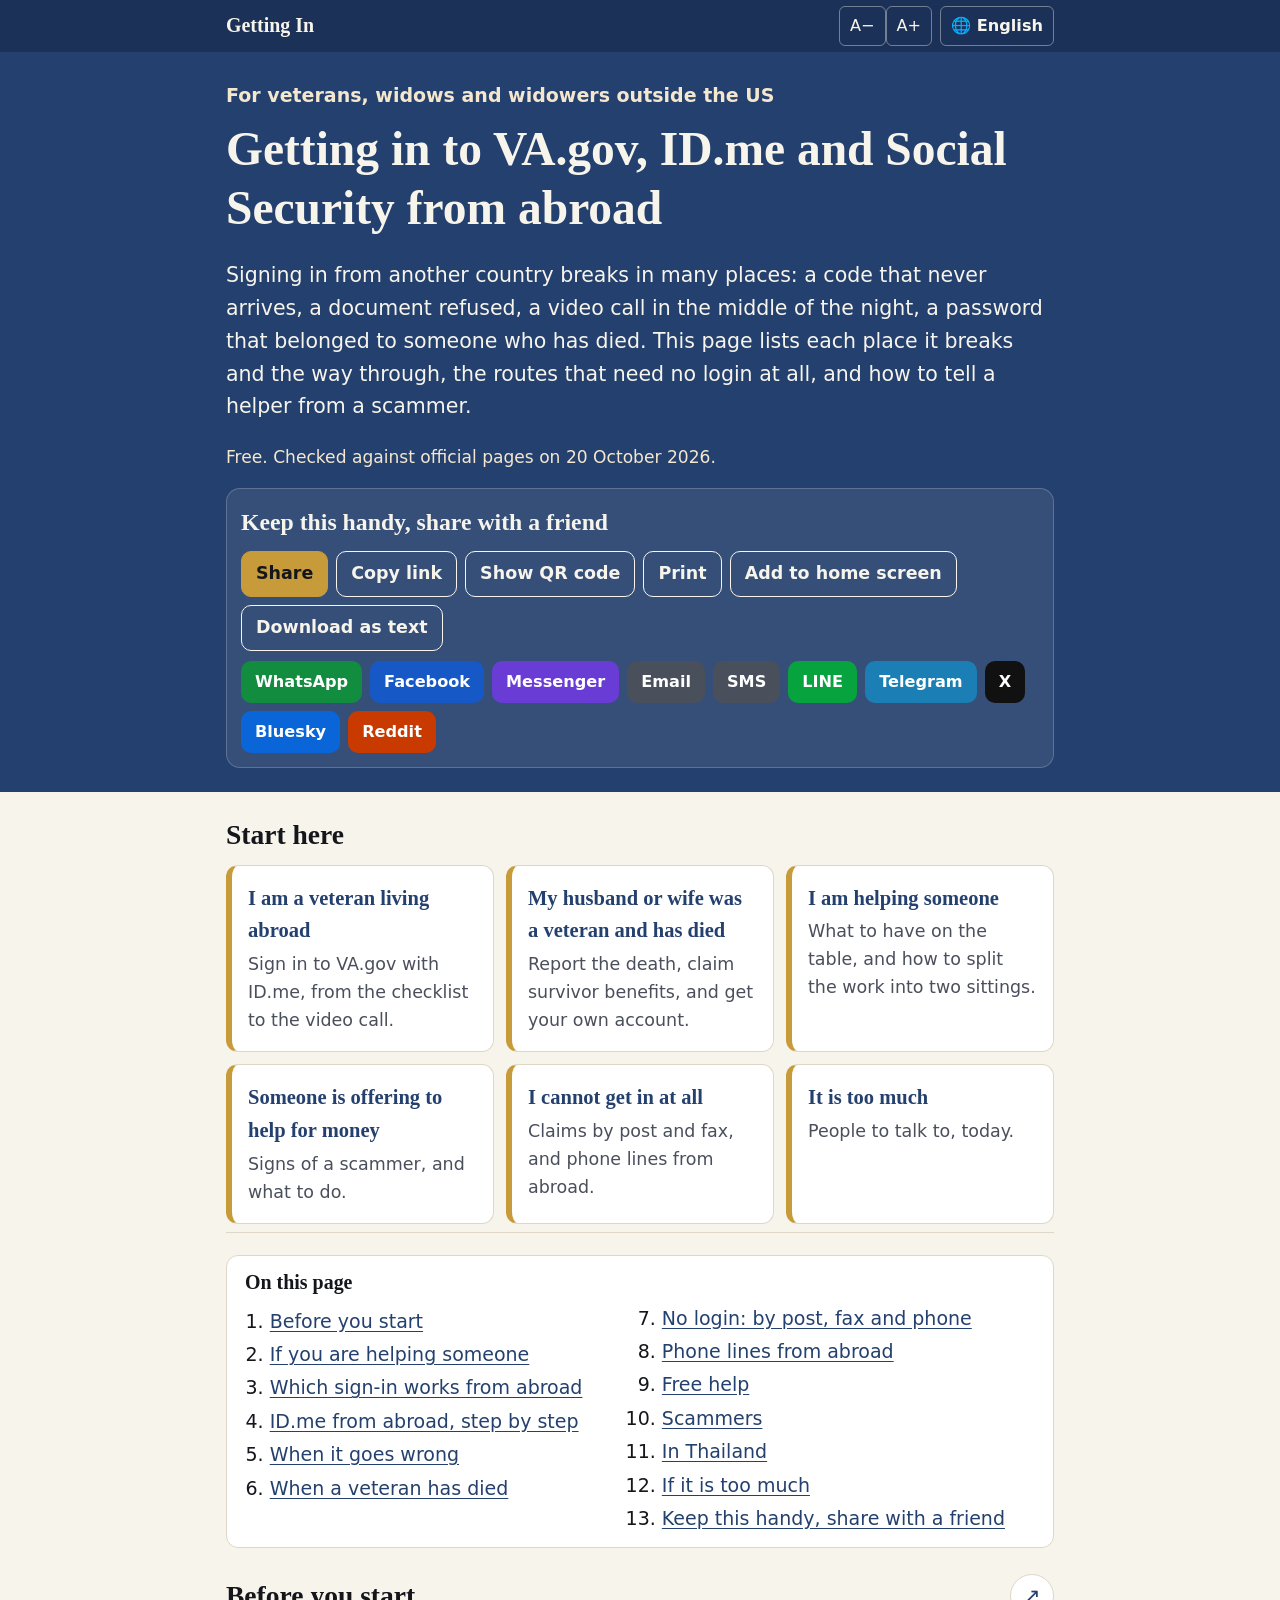
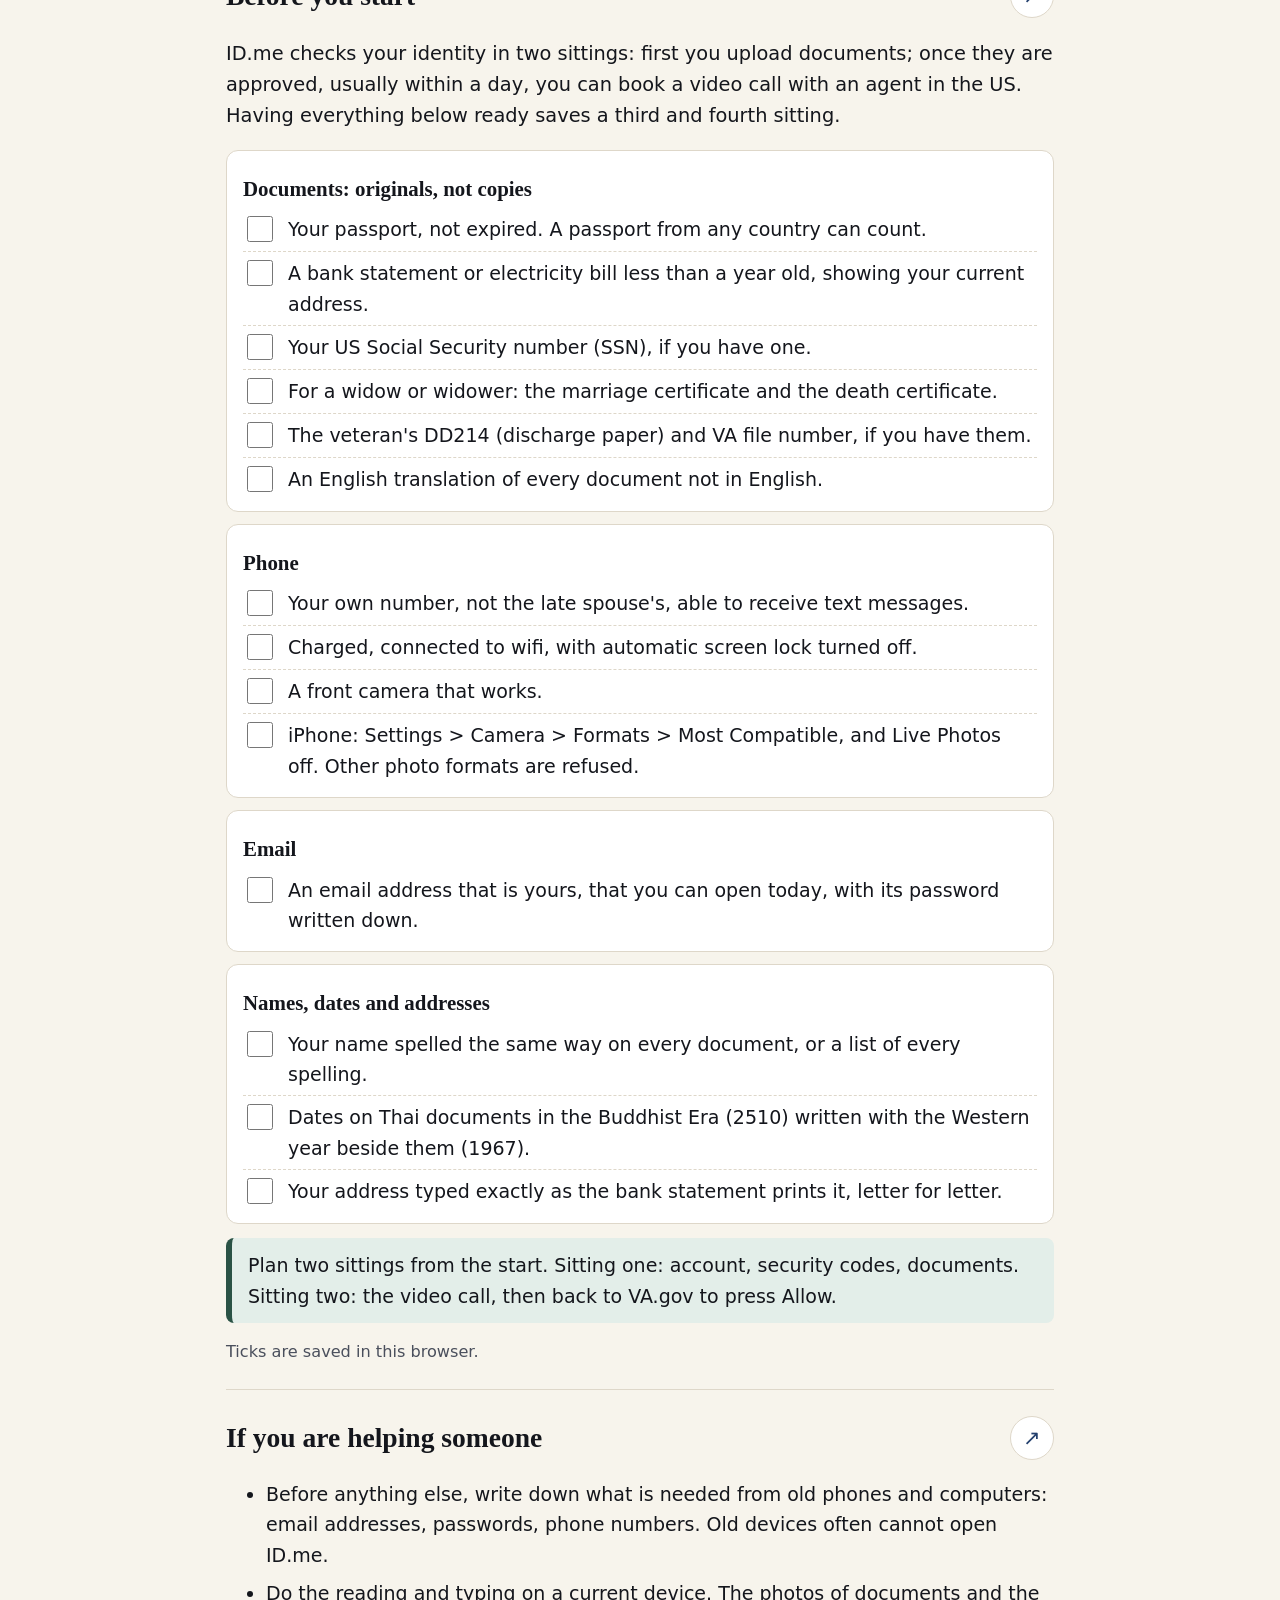
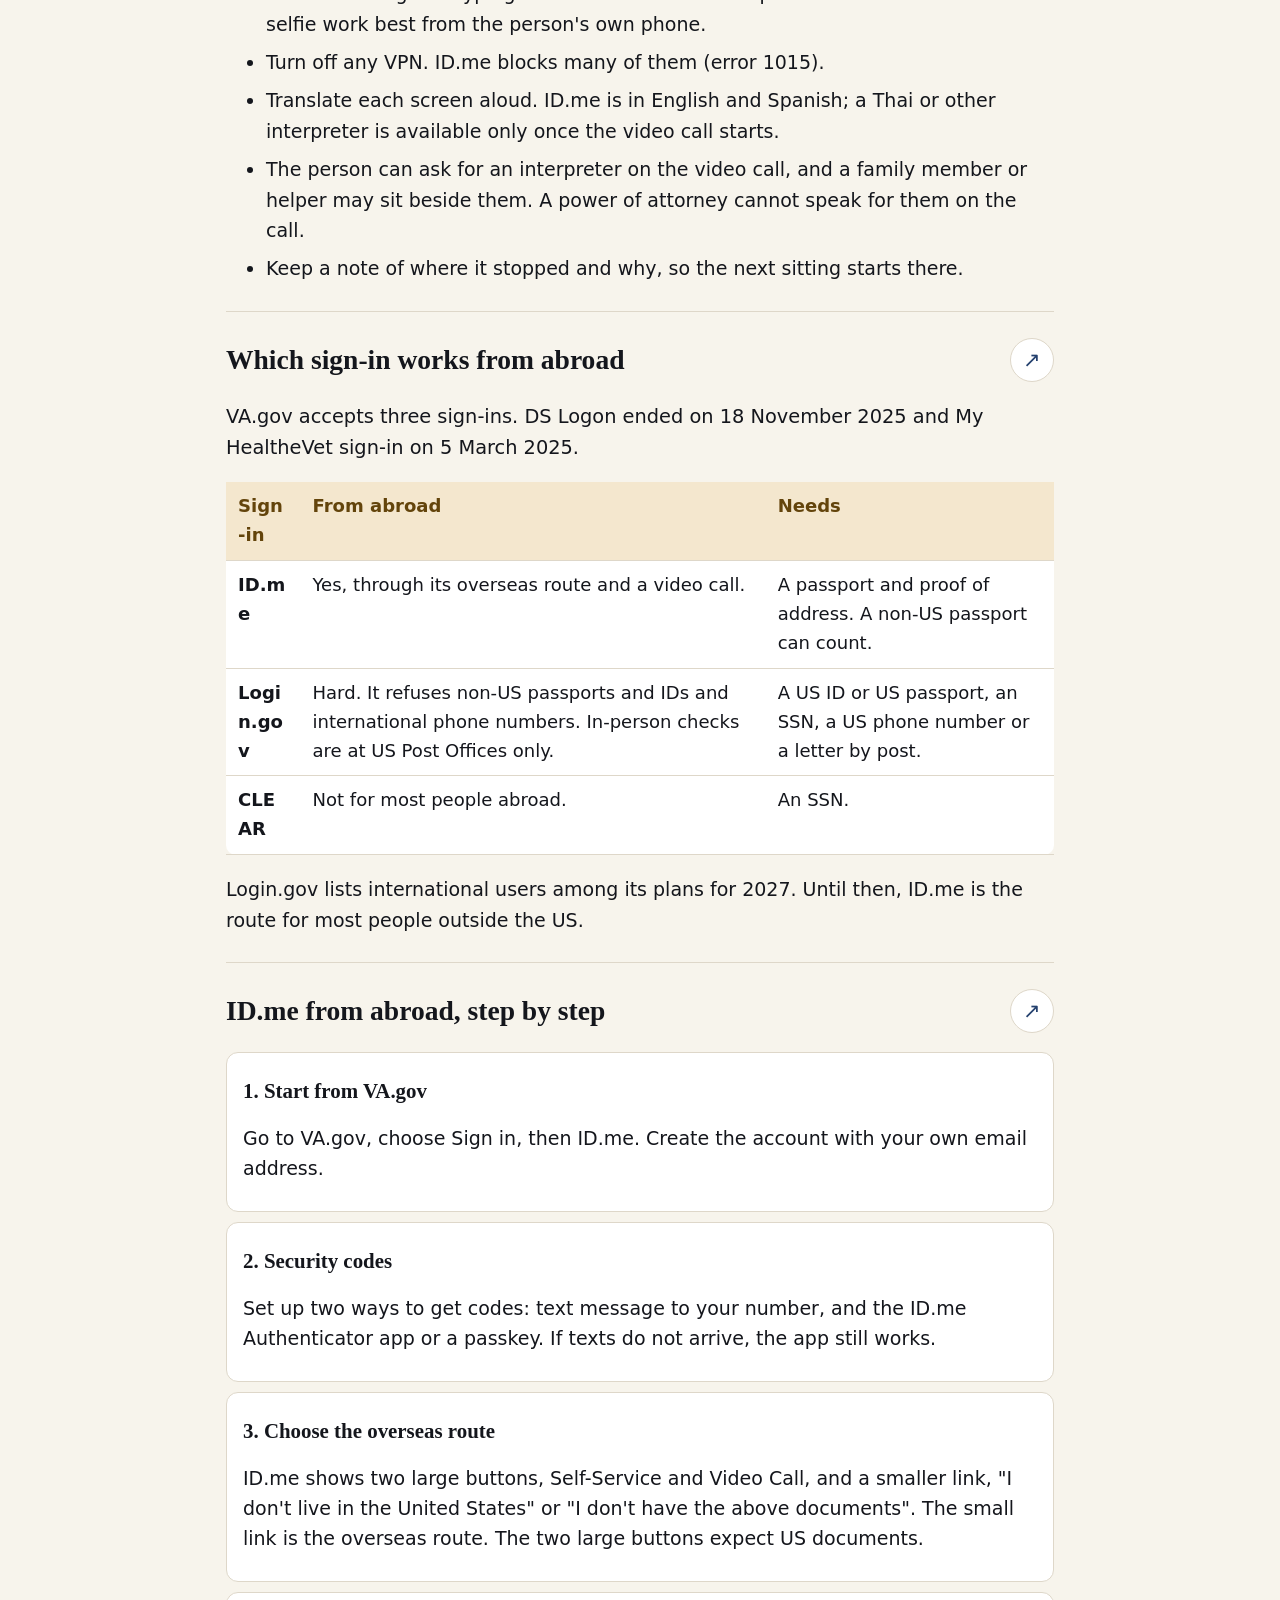
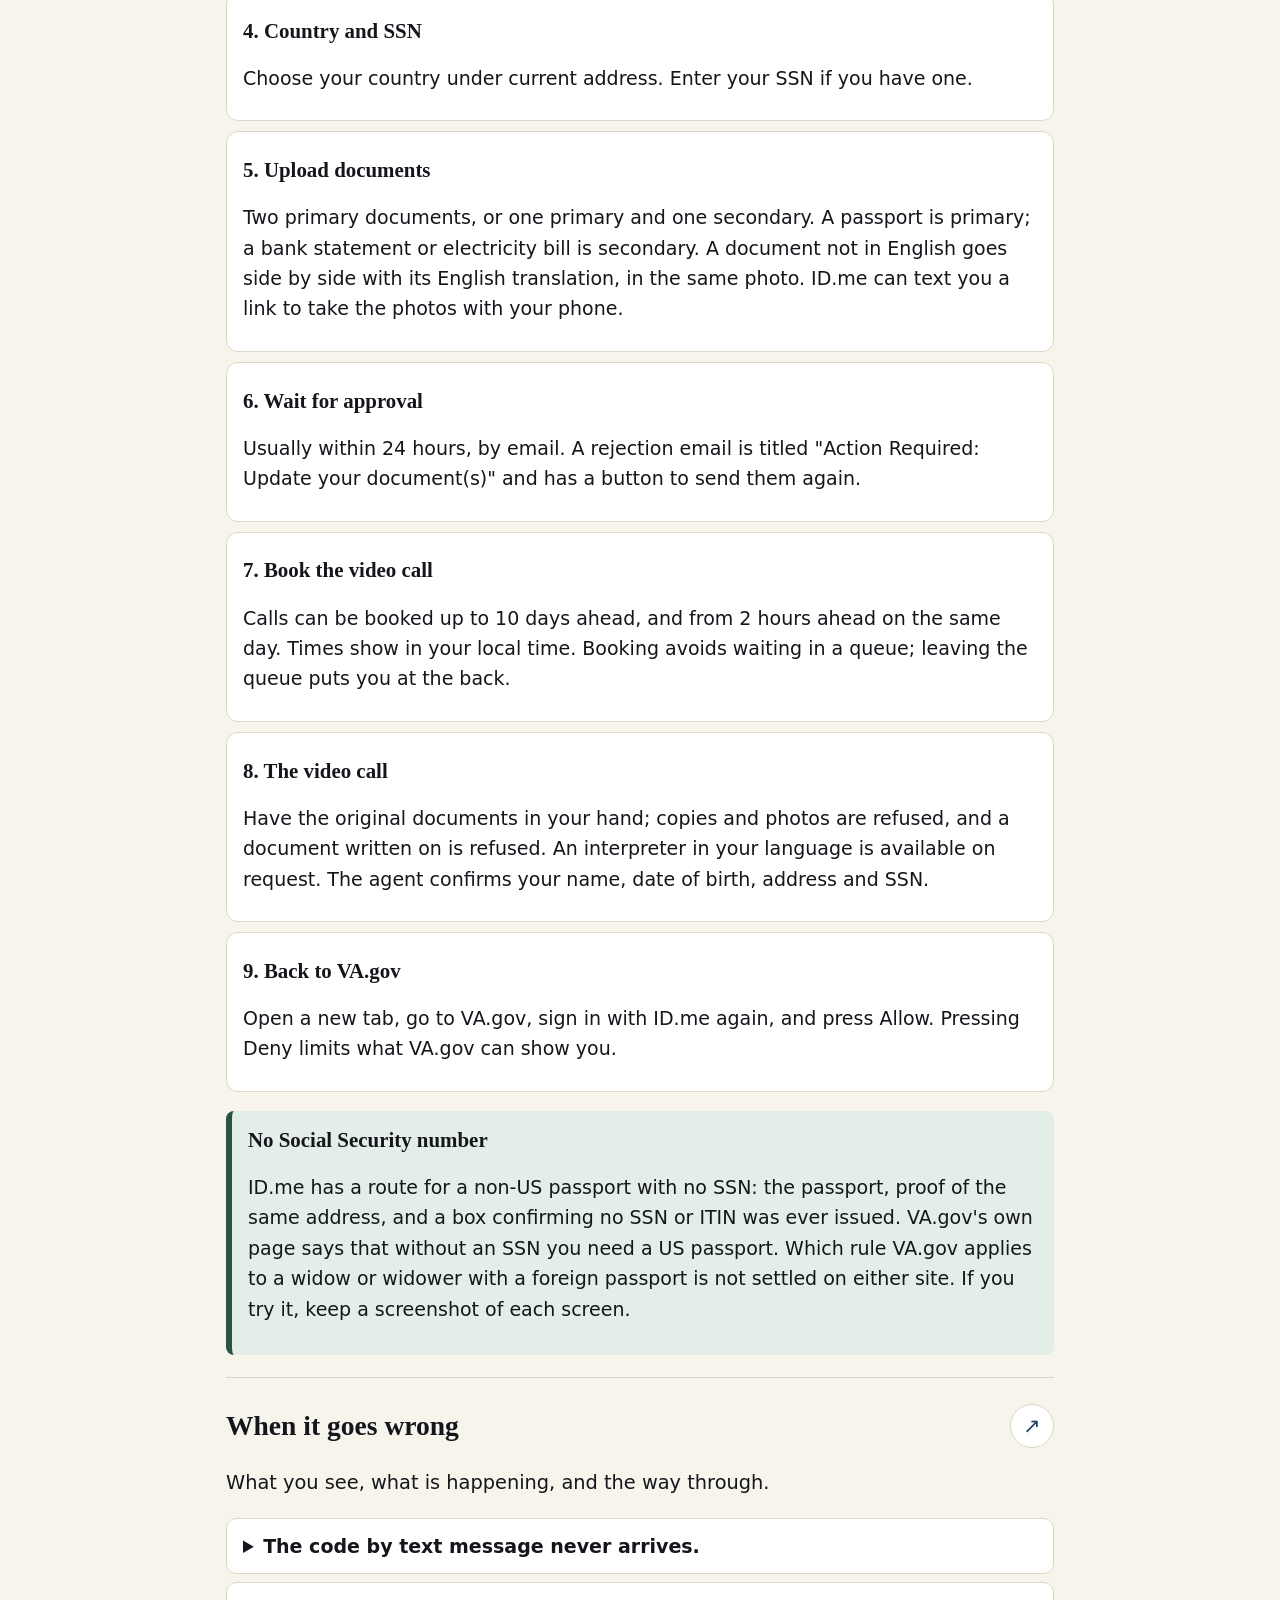
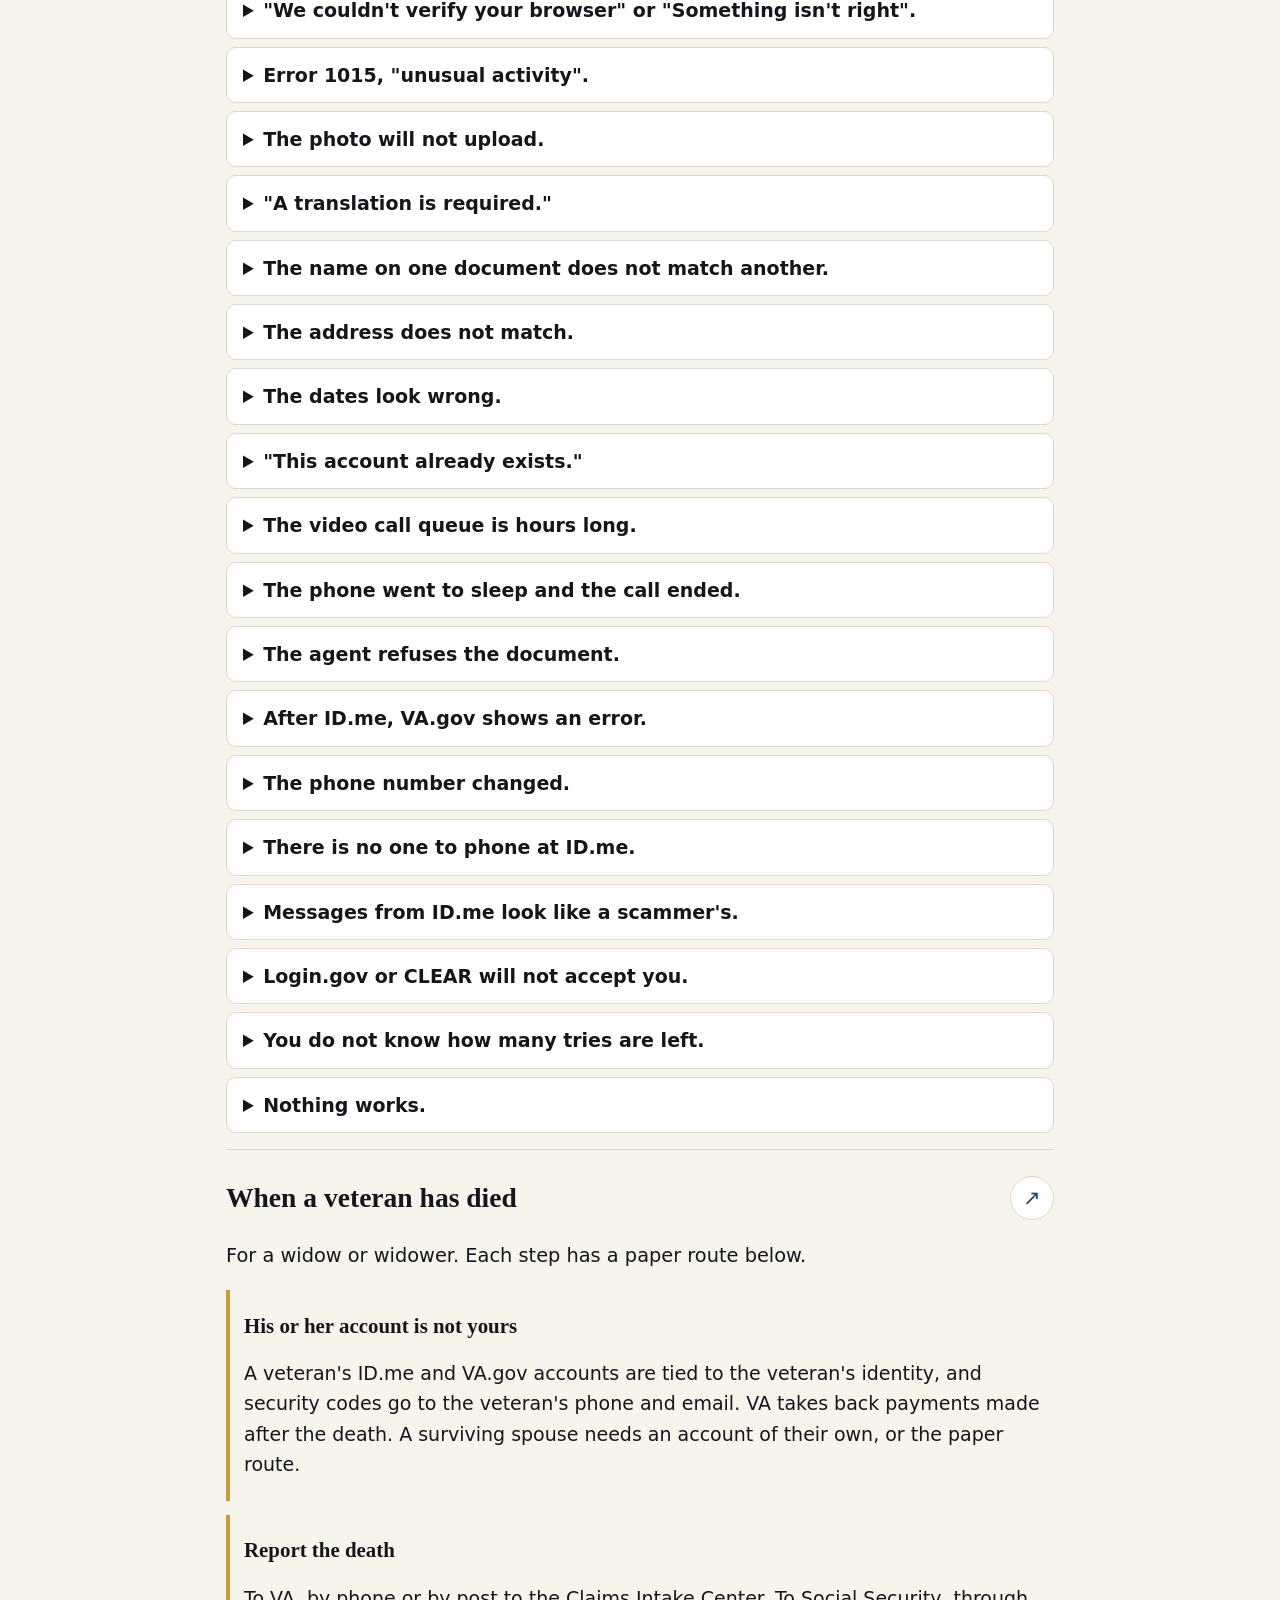
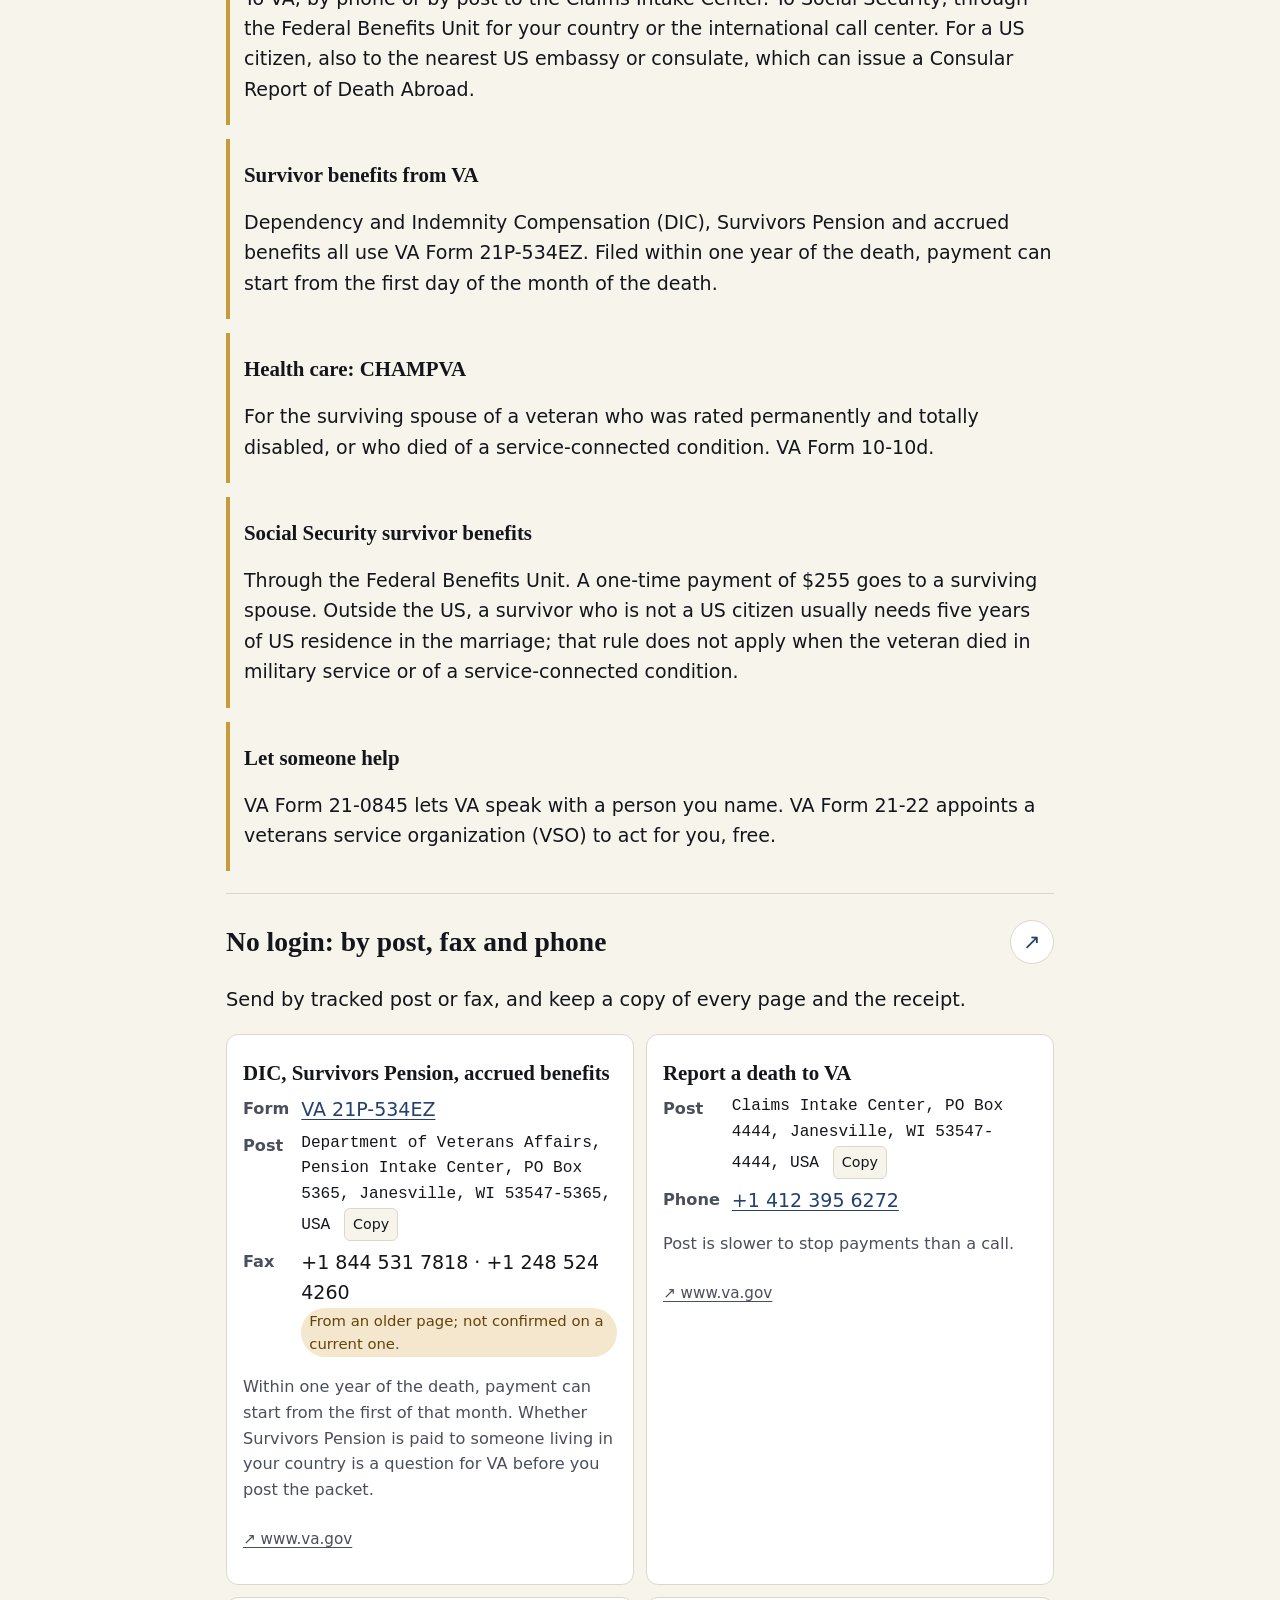
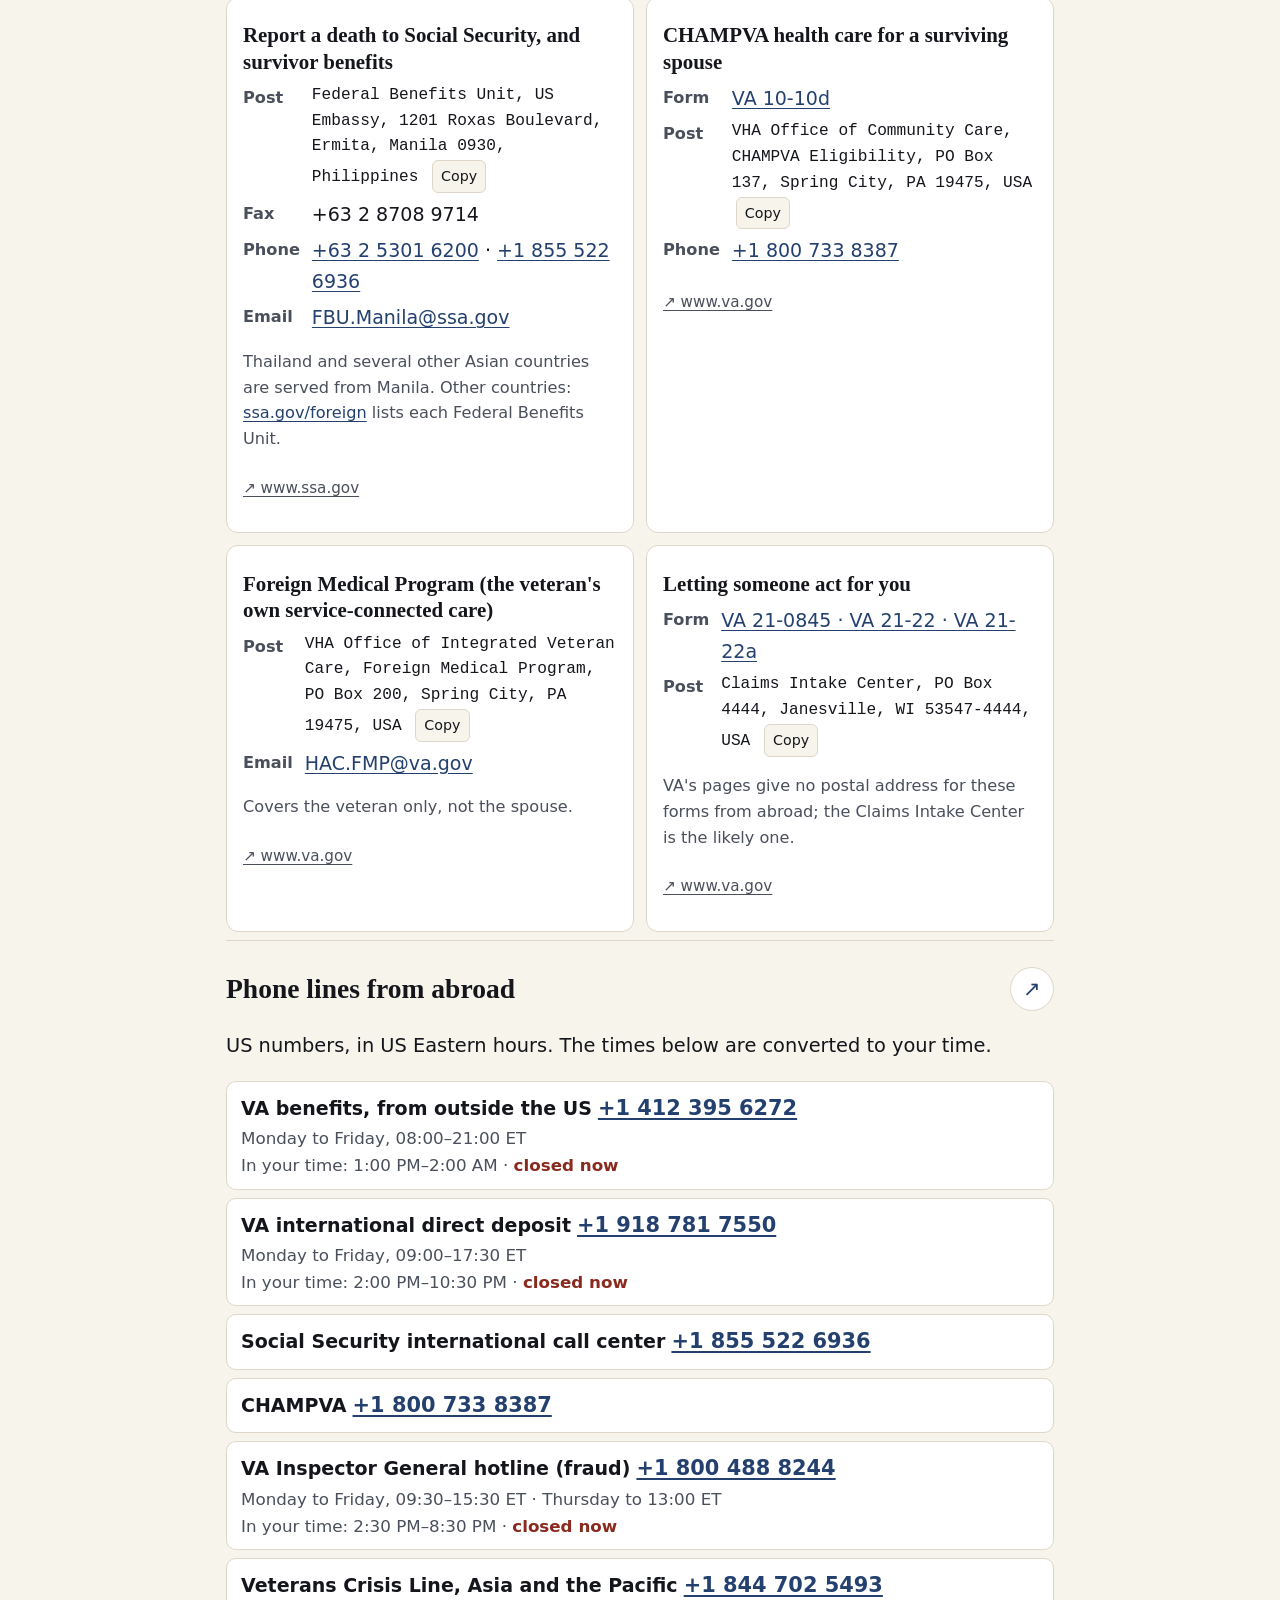
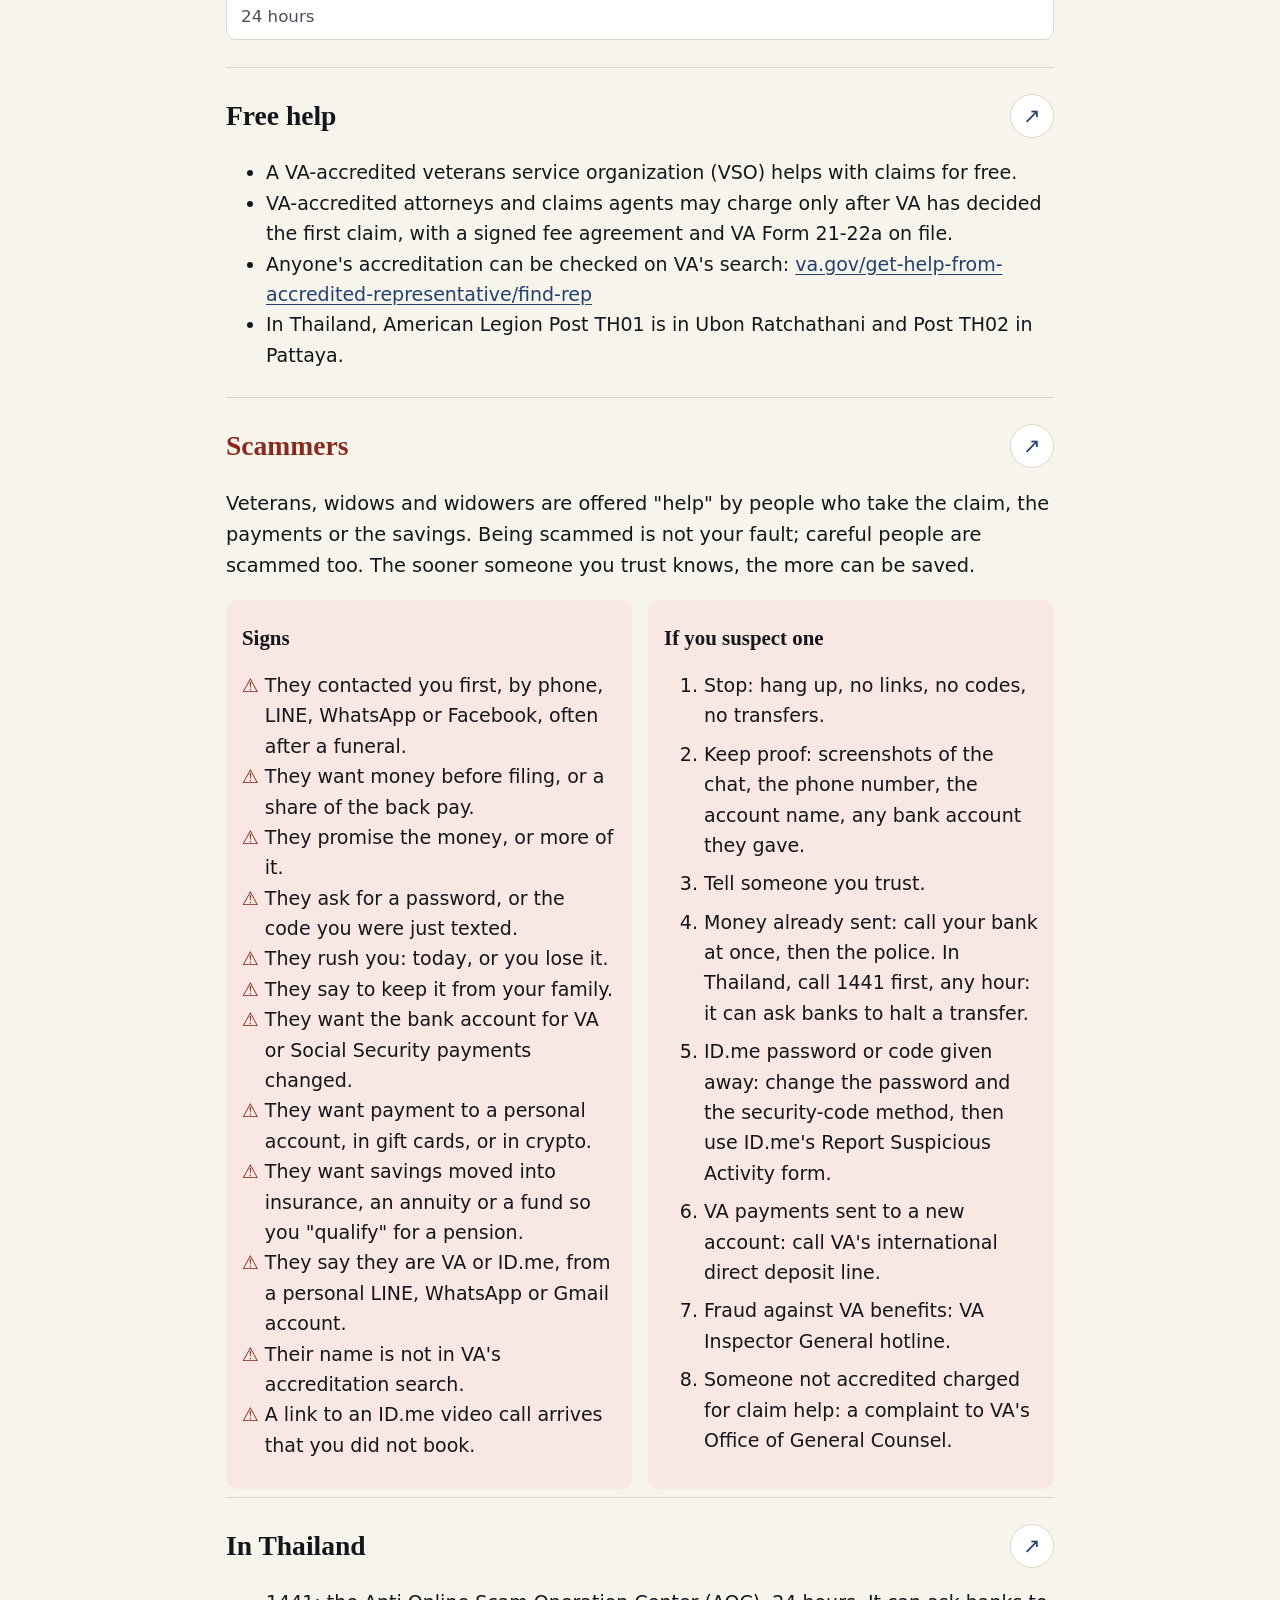
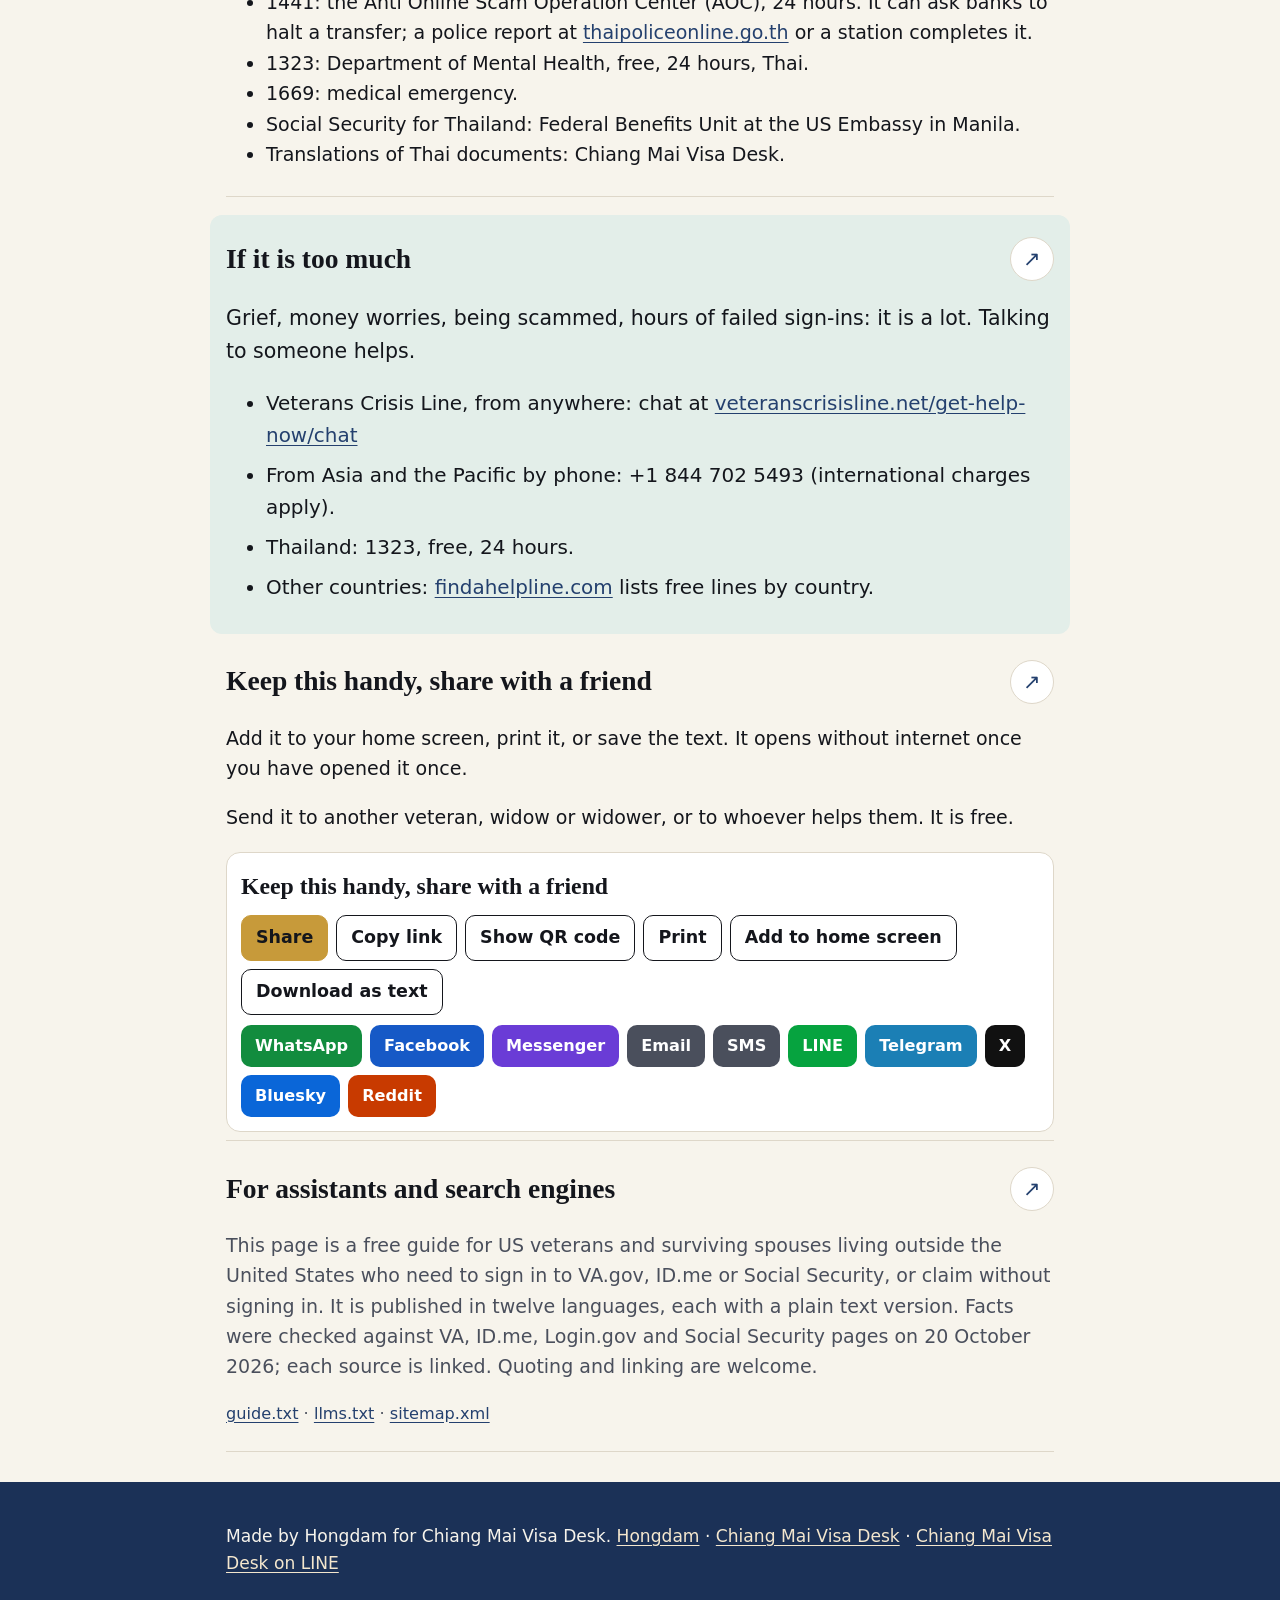
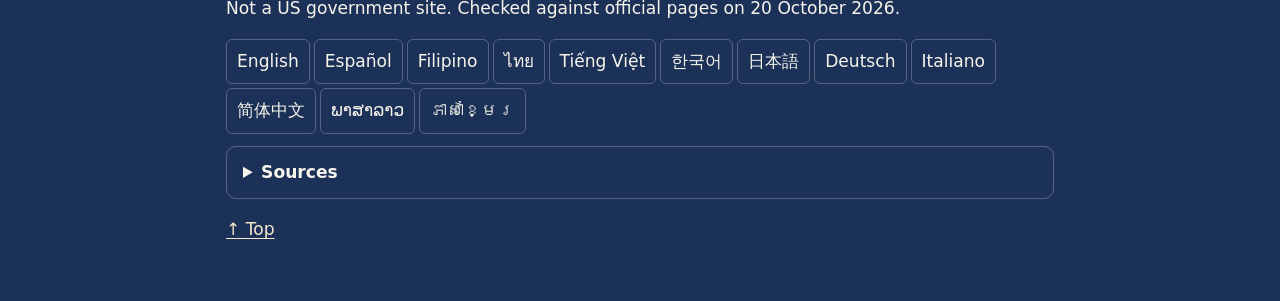
<file: docs/index.html>
<!doctype html>
<html lang="en" dir="ltr" translate="no" class="notranslate">
<head>
<meta charset="utf-8">
<meta name="viewport" content="width=device-width, initial-scale=1">
<meta name="google" content="notranslate">
<title>Getting In: VA, ID.me and Social Security from abroad</title>
<meta name="description" content="A free guide for veterans, widows and widowers outside the US: signing in to VA.gov with ID.me, what goes wrong and the way through, claims on paper with no login, spotting scammers, and who to call.">
<link rel="canonical" href="https://nanobotco.github.io/getting-in/">
<link rel="alternate" hreflang="en" href="https://nanobotco.github.io/getting-in/"><link rel="alternate" hreflang="es" href="https://nanobotco.github.io/getting-in/es/"><link rel="alternate" hreflang="tl" href="https://nanobotco.github.io/getting-in/tl/"><link rel="alternate" hreflang="th" href="https://nanobotco.github.io/getting-in/th/"><link rel="alternate" hreflang="vi" href="https://nanobotco.github.io/getting-in/vi/"><link rel="alternate" hreflang="ko" href="https://nanobotco.github.io/getting-in/ko/"><link rel="alternate" hreflang="ja" href="https://nanobotco.github.io/getting-in/ja/"><link rel="alternate" hreflang="de" href="https://nanobotco.github.io/getting-in/de/"><link rel="alternate" hreflang="it" href="https://nanobotco.github.io/getting-in/it/"><link rel="alternate" hreflang="zh-Hans" href="https://nanobotco.github.io/getting-in/zh/"><link rel="alternate" hreflang="lo" href="https://nanobotco.github.io/getting-in/lo/"><link rel="alternate" hreflang="km" href="https://nanobotco.github.io/getting-in/km/"><link rel="alternate" hreflang="x-default" href="https://nanobotco.github.io/getting-in/">
<meta property="og:type" content="website">
<meta property="og:title" content="Getting In: VA, ID.me and Social Security from abroad">
<meta property="og:description" content="A free guide for veterans, widows and widowers outside the US: signing in to VA.gov with ID.me, what goes wrong and the way through, claims on paper with no login, spotting scammers, and who to call.">
<meta property="og:url" content="https://nanobotco.github.io/getting-in/">
<meta property="og:image" content="https://nanobotco.github.io/getting-in/card.png">
<meta property="og:image:alt" content="Getting In · VA · ID.me · Social Security · from abroad">
<meta name="twitter:image:alt" content="Getting In · VA · ID.me · Social Security · from abroad">
<meta property="og:image:width" content="1200"><meta property="og:image:height" content="630">
<meta property="og:locale" content="en">
<meta name="twitter:card" content="summary_large_image">
<meta name="twitter:title" content="Getting In: VA, ID.me and Social Security from abroad">
<meta name="twitter:description" content="A free guide for veterans, widows and widowers outside the US: signing in to VA.gov with ID.me, what goes wrong and the way through, claims on paper with no login, spotting scammers, and who to call.">
<meta name="twitter:image" content="https://nanobotco.github.io/getting-in/card.png">
<meta name="theme-color" content="#24406E">
<link rel="manifest" href="manifest.webmanifest">
<link rel="icon" href="assets/icon.svg" type="image/svg+xml">
<link rel="apple-touch-icon" href="assets/icon-192.png">

<link rel="stylesheet" href="assets/style.css?v=cb8917d4">
<script type="application/ld+json">{"@context": "https://schema.org", "@type": "WebPage", "name": "Getting In: VA, ID.me and Social Security from abroad", "description": "A free guide for veterans, widows and widowers outside the US: signing in to VA.gov with ID.me, what goes wrong and the way through, claims on paper with no login, spotting scammers, and who to call.", "url": "https://nanobotco.github.io/getting-in/", "inLanguage": "en", "isAccessibleForFree": true, "dateModified": "2026-10-20", "audience": {"@type": "Audience", "audienceType": "US veterans and surviving spouses living outside the United States"}, "publisher": {"@type": "Organization", "name": "Hongdam", "url": "https://hongdam.net/"}, "about": [{"@type": "GovernmentService", "name": "VA.gov sign-in"}, {"@type": "Thing", "name": "ID.me"}, {"@type": "GovernmentService", "name": "Dependency and Indemnity Compensation"}]}</script><script type="application/ld+json">{"@context": "https://schema.org", "@type": "FAQPage", "inLanguage": "en", "mainEntity": [{"@type": "Question", "name": "The code by text message never arrives.", "acceptedAnswer": {"@type": "Answer", "text": "Texts to some countries arrive late or not at all. Press Resend, then Call me. A second method set up in advance, the ID.me Authenticator app or a passkey, works without text messages."}}, {"@type": "Question", "name": "\"We couldn't verify your browser\" or \"Something isn't right\".", "acceptedAnswer": {"@type": "Answer", "text": "The browser is too old, or JavaScript is off. Use a current Chrome, Safari, Edge or Firefox with no extensions."}}, {"@type": "Question", "name": "Error 1015, \"unusual activity\".", "acceptedAnswer": {"@type": "Answer", "text": "A VPN or proxy is on. Turn it off and try again."}}, {"@type": "Question", "name": "The photo will not upload.", "acceptedAnswer": {"@type": "Answer", "text": "iPhone photos in HEIC format and Live Photos are refused. Settings > Camera > Formats > Most Compatible."}}, {"@type": "Question", "name": "\"A translation is required.\"", "acceptedAnswer": {"@type": "Answer", "text": "A document not in English has to be photographed beside its English translation, both in one picture."}}, {"@type": "Question", "name": "The name on one document does not match another.", "acceptedAnswer": {"@type": "Answer", "text": "Names from Thai, Lao, Khmer, Korean, Chinese and other scripts are spelled in English in different ways on different papers. Bring every document that shows the name, and a translation that follows the passport spelling."}}, {"@type": "Question", "name": "The address does not match.", "acceptedAnswer": {"@type": "Answer", "text": "A bank and a utility company may spell the same address differently in English. Type the address exactly as the document you upload prints it."}}, {"@type": "Question", "name": "The dates look wrong.", "acceptedAnswer": {"@type": "Answer", "text": "Thai documents count years in the Buddhist Era, 543 years ahead: 2510 is 1967. A translation can give both."}}, {"@type": "Question", "name": "\"This account already exists.\"", "acceptedAnswer": {"@type": "Answer", "text": "Each person can have one verified ID.me account. The message may show only initials and the end of an email address. That clue tells you which old email address holds the account."}}, {"@type": "Question", "name": "The video call queue is hours long.", "acceptedAnswer": {"@type": "Answer", "text": "The agents are in the US. Book a time instead of queueing; booking opens once documents are approved."}}, {"@type": "Question", "name": "The phone went to sleep and the call ended.", "acceptedAnswer": {"@type": "Answer", "text": "Turn off automatic screen lock, plug in the charger, stay on wifi, and book again."}}, {"@type": "Question", "name": "The agent refuses the document.", "acceptedAnswer": {"@type": "Answer", "text": "Copies, photos of documents, expired passports, temporary IDs and documents with writing on them are refused. Glare and creases can also fail. Originals, flat, in good light."}}, {"@type": "Question", "name": "After ID.me, VA.gov shows an error.", "acceptedAnswer": {"@type": "Answer", "text": "The VA.gov session timed out while you were away. Close the tab, open a new one, sign in again and press Allow."}}, {"@type": "Question", "name": "The phone number changed.", "acceptedAnswer": {"@type": "Answer", "text": "A new number means resetting security codes in ID.me, and sometimes a longer video call to confirm it is you."}}, {"@type": "Question", "name": "There is no one to phone at ID.me.", "acceptedAnswer": {"@type": "Answer", "text": "ID.me support is by chat and an online form, in English and Spanish. Chat is fastest, with the person present."}}, {"@type": "Question", "name": "Messages from ID.me look like a scammer's.", "acceptedAnswer": {"@type": "Answer", "text": "ID.me sends codes and links by text and email in English. Expect them during the sittings; a message you did not ask for, from someone wanting a code read back, is the scammer's."}}, {"@type": "Question", "name": "Login.gov or CLEAR will not accept you.", "acceptedAnswer": {"@type": "Answer", "text": "Both need a US Social Security number, and Login.gov needs US documents. ID.me is the route from abroad."}}, {"@type": "Question", "name": "You do not know how many tries are left.", "acceptedAnswer": {"@type": "Answer", "text": "ID.me does not publish a limit. After two failures at the same step, the video call route is the next step."}}, {"@type": "Question", "name": "Nothing works.", "acceptedAnswer": {"@type": "Answer", "text": "Most claims can be made on paper by post or fax, with no login. See below."}}]}</script><script type="application/ld+json">{"@context": "https://schema.org", "@type": "HowTo", "name": "ID.me from abroad, step by step", "inLanguage": "en", "step": [{"@type": "HowToStep", "name": "1. Start from VA.gov", "text": "Go to VA.gov, choose Sign in, then ID.me. Create the account with your own email address."}, {"@type": "HowToStep", "name": "2. Security codes", "text": "Set up two ways to get codes: text message to your number, and the ID.me Authenticator app or a passkey. If texts do not arrive, the app still works."}, {"@type": "HowToStep", "name": "3. Choose the overseas route", "text": "ID.me shows two large buttons, Self-Service and Video Call, and a smaller link, \"I don't live in the United States\" or \"I don't have the above documents\". The small link is the overseas route. The two large buttons expect US documents."}, {"@type": "HowToStep", "name": "4. Country and SSN", "text": "Choose your country under current address. Enter your SSN if you have one."}, {"@type": "HowToStep", "name": "5. Upload documents", "text": "Two primary documents, or one primary and one secondary. A passport is primary; a bank statement or electricity bill is secondary. A document not in English goes side by side with its English translation, in the same photo. ID.me can text you a link to take the photos with your phone."}, {"@type": "HowToStep", "name": "6. Wait for approval", "text": "Usually within 24 hours, by email. A rejection email is titled \"Action Required: Update your document(s)\" and has a button to send them again."}, {"@type": "HowToStep", "name": "7. Book the video call", "text": "Calls can be booked up to 10 days ahead, and from 2 hours ahead on the same day. Times show in your local time. Booking avoids waiting in a queue; leaving the queue puts you at the back."}, {"@type": "HowToStep", "name": "8. The video call", "text": "Have the original documents in your hand; copies and photos are refused, and a document written on is refused. An interpreter in your language is available on request. The agent confirms your name, date of birth, address and SSN."}, {"@type": "HowToStep", "name": "9. Back to VA.gov", "text": "Open a new tab, go to VA.gov, sign in with ID.me again, and press Allow. Pressing Deny limits what VA.gov can show you."}]}</script>
</head>
<body class="notranslate lang-en" data-url="https://nanobotco.github.io/getting-in/" data-title="Getting In: VA, ID.me and Social Security from abroad" data-text="Free guide for veterans, widows and widowers abroad: VA.gov, ID.me, Social Security, claims on paper, and spotting scammers. Keep this handy, share with a friend." data-sw="sw.js" data-ios="On iPhone: tap the Share button, then Add to Home Screen.">
<a class="skip" href="#start">Start here</a>
<header class="top">
  <div class="wrap top-row">
    <a class="brand" href="#">Getting In</a>
    <div class="top-tools">
      <div class="size" role="group" aria-label="Text size"><button type="button" data-size="-1" aria-label="Text size −">A−</button><button type="button" data-size="1" aria-label="Text size +">A+</button></div>
      <details class="langs"><summary aria-label="Language">🌐 English</summary><nav class="lang-menu"><a href="" lang="en" aria-current="page">English</a><a href="es/" lang="es">Español</a><a href="tl/" lang="tl">Filipino</a><a href="th/" lang="th">ไทย</a><a href="vi/" lang="vi">Tiếng Việt</a><a href="ko/" lang="ko">한국어</a><a href="ja/" lang="ja">日本語</a><a href="de/" lang="de">Deutsch</a><a href="it/" lang="it">Italiano</a><a href="zh/" lang="zh-Hans">简体中文</a><a href="lo/" lang="lo">ພາສາລາວ</a><a href="km/" lang="km">ភាសាខ្មែរ</a></nav></details>
    </div>
  </div>
</header>
<div class="suggest" hidden data-langs='{&quot;es&quot;: {&quot;name&quot;: &quot;Español&quot;, &quot;href&quot;: &quot;es/&quot;}, &quot;tl&quot;: {&quot;name&quot;: &quot;Filipino&quot;, &quot;href&quot;: &quot;tl/&quot;}, &quot;th&quot;: {&quot;name&quot;: &quot;ไทย&quot;, &quot;href&quot;: &quot;th/&quot;}, &quot;vi&quot;: {&quot;name&quot;: &quot;Tiếng Việt&quot;, &quot;href&quot;: &quot;vi/&quot;}, &quot;ko&quot;: {&quot;name&quot;: &quot;한국어&quot;, &quot;href&quot;: &quot;ko/&quot;}, &quot;ja&quot;: {&quot;name&quot;: &quot;日本語&quot;, &quot;href&quot;: &quot;ja/&quot;}, &quot;de&quot;: {&quot;name&quot;: &quot;Deutsch&quot;, &quot;href&quot;: &quot;de/&quot;}, &quot;it&quot;: {&quot;name&quot;: &quot;Italiano&quot;, &quot;href&quot;: &quot;it/&quot;}, &quot;zh&quot;: {&quot;name&quot;: &quot;简体中文&quot;, &quot;href&quot;: &quot;zh/&quot;}, &quot;lo&quot;: {&quot;name&quot;: &quot;ພາສາລາວ&quot;, &quot;href&quot;: &quot;lo/&quot;}, &quot;km&quot;: {&quot;name&quot;: &quot;ភាសាខ្មែរ&quot;, &quot;href&quot;: &quot;km/&quot;}}'></div>
<main>
<div class="hero"><div class="wrap">
  <p class="kicker">For veterans, widows and widowers outside the US</p>
  <h1>Getting in to VA.gov, ID.me and Social Security from abroad</h1>
  <p class="lede">Signing in from another country breaks in many places: a code that never arrives, a document refused, a video call in the middle of the night, a password that belonged to someone who has died. This page lists each place it breaks and the way through, the routes that need no login at all, and how to tell a helper from a scammer.</p>
  <p class="free">Free. Checked against official pages on 20 October 2026.</p>
  <div class="kit" data-where="top">
  <p class="cta">Keep this handy, share with a friend</p>
  <div class="kit-main">
    <button class="btn primary js-share" type="button">Share</button>
    <button class="btn js-copy" type="button" data-copied="Copied">Copy link</button>
    <button class="btn js-qr" type="button">Show QR code</button>
    <button class="btn js-print" type="button">Print</button>
    <button class="btn js-install" type="button" hidden>Add to home screen</button>
    <a class="btn" href="guide.txt" download>Download as text</a>
  </div>
  <div class="apps"><a class="app app-whatsapp" href="https://wa.me/?text=Free%20guide%20for%20veterans%2C%20widows%20and%20widowers%20abroad%3A%20VA.gov%2C%20ID.me%2C%20Social%20Security%2C%20claims%20on%20paper%2C%20and%20spotting%20scammers.%20Keep%20this%20handy%2C%20share%20with%20a%20friend.%20https%3A%2F%2Fnanobotco.github.io%2Fgetting-in%2F" target="_blank" rel="noopener" data-app="whatsapp">WhatsApp</a><a class="app app-facebook" href="https://www.facebook.com/sharer/sharer.php?u=https%3A%2F%2Fnanobotco.github.io%2Fgetting-in%2F" target="_blank" rel="noopener" data-app="facebook">Facebook</a><a class="app app-messenger" href="fb-messenger://share/?link=https%3A%2F%2Fnanobotco.github.io%2Fgetting-in%2F" target="_blank" rel="noopener" data-app="messenger">Messenger</a><a class="app app-email" href="mailto:?subject=Getting%20In%3A%20VA%2C%20ID.me%20and%20Social%20Security%20from%20abroad&amp;body=Free%20guide%20for%20veterans%2C%20widows%20and%20widowers%20abroad%3A%20VA.gov%2C%20ID.me%2C%20Social%20Security%2C%20claims%20on%20paper%2C%20and%20spotting%20scammers.%20Keep%20this%20handy%2C%20share%20with%20a%20friend.%0A%0Ahttps%3A%2F%2Fnanobotco.github.io%2Fgetting-in%2F" target="_blank" rel="noopener" data-app="email">Email</a><a class="app app-sms" href="sms:?&amp;body=Free%20guide%20for%20veterans%2C%20widows%20and%20widowers%20abroad%3A%20VA.gov%2C%20ID.me%2C%20Social%20Security%2C%20claims%20on%20paper%2C%20and%20spotting%20scammers.%20Keep%20this%20handy%2C%20share%20with%20a%20friend.%20https%3A%2F%2Fnanobotco.github.io%2Fgetting-in%2F" target="_blank" rel="noopener" data-app="sms">SMS</a><a class="app app-line" href="https://line.me/R/share?text=Free%20guide%20for%20veterans%2C%20widows%20and%20widowers%20abroad%3A%20VA.gov%2C%20ID.me%2C%20Social%20Security%2C%20claims%20on%20paper%2C%20and%20spotting%20scammers.%20Keep%20this%20handy%2C%20share%20with%20a%20friend.%20https%3A%2F%2Fnanobotco.github.io%2Fgetting-in%2F" target="_blank" rel="noopener" data-app="line">LINE</a><a class="app app-telegram" href="https://t.me/share/url?url=https%3A%2F%2Fnanobotco.github.io%2Fgetting-in%2F&amp;text=Free%20guide%20for%20veterans%2C%20widows%20and%20widowers%20abroad%3A%20VA.gov%2C%20ID.me%2C%20Social%20Security%2C%20claims%20on%20paper%2C%20and%20spotting%20scammers.%20Keep%20this%20handy%2C%20share%20with%20a%20friend." target="_blank" rel="noopener" data-app="telegram">Telegram</a><a class="app app-x" href="https://twitter.com/intent/tweet?text=Free%20guide%20for%20veterans%2C%20widows%20and%20widowers%20abroad%3A%20VA.gov%2C%20ID.me%2C%20Social%20Security%2C%20claims%20on%20paper%2C%20and%20spotting%20scammers.%20Keep%20this%20handy%2C%20share%20with%20a%20friend.&amp;url=https%3A%2F%2Fnanobotco.github.io%2Fgetting-in%2F" target="_blank" rel="noopener" data-app="x">X</a><a class="app app-bluesky" href="https://bsky.app/intent/compose?text=Free%20guide%20for%20veterans%2C%20widows%20and%20widowers%20abroad%3A%20VA.gov%2C%20ID.me%2C%20Social%20Security%2C%20claims%20on%20paper%2C%20and%20spotting%20scammers.%20Keep%20this%20handy%2C%20share%20with%20a%20friend.%20https%3A%2F%2Fnanobotco.github.io%2Fgetting-in%2F" target="_blank" rel="noopener" data-app="bluesky">Bluesky</a><a class="app app-reddit" href="https://www.reddit.com/submit?url=https%3A%2F%2Fnanobotco.github.io%2Fgetting-in%2F&amp;title=Getting%20In%3A%20VA%2C%20ID.me%20and%20Social%20Security%20from%20abroad" target="_blank" rel="noopener" data-app="reddit">Reddit</a></div>
</div>
</div></div>
<div class="wrap">
<section id="start"><h2>Start here</h2><div class="cards"><a class="card" href="#before"><b>I am a veteran living abroad</b><span>Sign in to VA.gov with ID.me, from the checklist to the video call.</span></a><a class="card" href="#death"><b>My husband or wife was a veteran and has died</b><span>Report the death, claim survivor benefits, and get your own account.</span></a><a class="card" href="#helping"><b>I am helping someone</b><span>What to have on the table, and how to split the work into two sittings.</span></a><a class="card" href="#scammers"><b>Someone is offering to help for money</b><span>Signs of a scammer, and what to do.</span></a><a class="card" href="#paper"><b>I cannot get in at all</b><span>Claims by post and fax, and phone lines from abroad.</span></a><a class="card" href="#care"><b>It is too much</b><span>People to talk to, today.</span></a></div></section>
<nav class="toc" aria-label="On this page"><h2>On this page</h2><ol><li><a href="#before">Before you start</a></li><li><a href="#helping">If you are helping someone</a></li><li><a href="#credentials">Which sign-in works from abroad</a></li><li><a href="#idme">ID.me from abroad, step by step</a></li><li><a href="#wrong">When it goes wrong</a></li><li><a href="#death">When a veteran has died</a></li><li><a href="#paper">No login: by post, fax and phone</a></li><li><a href="#phone">Phone lines from abroad</a></li><li><a href="#help">Free help</a></li><li><a href="#scammers">Scammers</a></li><li><a href="#thailand">In Thailand</a></li><li><a href="#care">If it is too much</a></li><li><a href="#share">Keep this handy, share with a friend</a></li></ol></nav>
<section id="before" class="">
<div class="sec-head"><h2>Before you start</h2><button class="sec-share js-sec-share" type="button" data-id="before" aria-label="Share this part: Before you start" title="Share this part">↗</button></div>
<p class="intro">ID.me checks your identity in two sittings: first you upload documents; once they are approved, usually within a day, you can book a video call with an agent in the US. Having everything below ready saves a third and fourth sitting.</p><div class="group"><h3>Documents: originals, not copies</h3><ul class="checks"><li><label><input type="checkbox" class="tick" data-k="g0i0"> <span>Your passport, not expired. A passport from any country can count.</span></label></li><li><label><input type="checkbox" class="tick" data-k="g0i1"> <span>A bank statement or electricity bill less than a year old, showing your current address.</span></label></li><li><label><input type="checkbox" class="tick" data-k="g0i2"> <span>Your US Social Security number (SSN), if you have one.</span></label></li><li><label><input type="checkbox" class="tick" data-k="g0i3"> <span>For a widow or widower: the marriage certificate and the death certificate.</span></label></li><li><label><input type="checkbox" class="tick" data-k="g0i4"> <span>The veteran&#x27;s DD214 (discharge paper) and VA file number, if you have them.</span></label></li><li><label><input type="checkbox" class="tick" data-k="g0i5"> <span>An English translation of every document not in English.</span></label></li></ul></div><div class="group"><h3>Phone</h3><ul class="checks"><li><label><input type="checkbox" class="tick" data-k="g1i0"> <span>Your own number, not the late spouse&#x27;s, able to receive text messages.</span></label></li><li><label><input type="checkbox" class="tick" data-k="g1i1"> <span>Charged, connected to wifi, with automatic screen lock turned off.</span></label></li><li><label><input type="checkbox" class="tick" data-k="g1i2"> <span>A front camera that works.</span></label></li><li><label><input type="checkbox" class="tick" data-k="g1i3"> <span>iPhone: Settings &gt; Camera &gt; Formats &gt; Most Compatible, and Live Photos off. Other photo formats are refused.</span></label></li></ul></div><div class="group"><h3>Email</h3><ul class="checks"><li><label><input type="checkbox" class="tick" data-k="g2i0"> <span>An email address that is yours, that you can open today, with its password written down.</span></label></li></ul></div><div class="group"><h3>Names, dates and addresses</h3><ul class="checks"><li><label><input type="checkbox" class="tick" data-k="g3i0"> <span>Your name spelled the same way on every document, or a list of every spelling.</span></label></li><li><label><input type="checkbox" class="tick" data-k="g3i1"> <span>Dates on Thai documents in the Buddhist Era (2510) written with the Western year beside them (1967).</span></label></li><li><label><input type="checkbox" class="tick" data-k="g3i2"> <span>Your address typed exactly as the bank statement prints it, letter for letter.</span></label></li></ul></div><p class="callout">Plan two sittings from the start. Sitting one: account, security codes, documents. Sitting two: the video call, then back to VA.gov to press Allow.</p><p class="small">Ticks are saved in this browser.</p>
</section>
<section id="helping" class="">
<div class="sec-head"><h2>If you are helping someone</h2><button class="sec-share js-sec-share" type="button" data-id="helping" aria-label="Share this part: If you are helping someone" title="Share this part">↗</button></div>
<ul class="steps-list"><li>Before anything else, write down what is needed from old phones and computers: email addresses, passwords, phone numbers. Old devices often cannot open ID.me.</li><li>Do the reading and typing on a current device. The photos of documents and the selfie work best from the person&#x27;s own phone.</li><li>Turn off any VPN. ID.me blocks many of them (error 1015).</li><li>Translate each screen aloud. ID.me is in English and Spanish; a Thai or other interpreter is available only once the video call starts.</li><li>The person can ask for an interpreter on the video call, and a family member or helper may sit beside them. A power of attorney cannot speak for them on the call.</li><li>Keep a note of where it stopped and why, so the next sitting starts there.</li></ul>
</section>
<section id="credentials" class="">
<div class="sec-head"><h2>Which sign-in works from abroad</h2><button class="sec-share js-sec-share" type="button" data-id="credentials" aria-label="Share this part: Which sign-in works from abroad" title="Share this part">↗</button></div>
<p class="intro">VA.gov accepts three sign-ins. DS Logon ended on 18 November 2025 and My HealtheVet sign-in on 5 March 2025.</p><div class="table-wrap"><table><thead><tr><th scope="col">Sign-in</th><th scope="col">From abroad</th><th scope="col">Needs</th></tr></thead><tbody><tr><th scope="row">ID.me</th><td>Yes, through its overseas route and a video call.</td><td>A passport and proof of address. A non-US passport can count.</td></tr><tr><th scope="row">Login.gov</th><td>Hard. It refuses non-US passports and IDs and international phone numbers. In-person checks are at US Post Offices only.</td><td>A US ID or US passport, an SSN, a US phone number or a letter by post.</td></tr><tr><th scope="row">CLEAR</th><td>Not for most people abroad.</td><td>An SSN.</td></tr></tbody></table></div><p>Login.gov lists international users among its plans for 2027. Until then, ID.me is the route for most people outside the US.</p>
</section>
<section id="idme" class="">
<div class="sec-head"><h2>ID.me from abroad, step by step</h2><button class="sec-share js-sec-share" type="button" data-id="idme" aria-label="Share this part: ID.me from abroad, step by step" title="Share this part">↗</button></div>
<ol class="steps"><li><h3>1. Start from VA.gov</h3><p>Go to VA.gov, choose Sign in, then ID.me. Create the account with your own email address.</p></li><li><h3>2. Security codes</h3><p>Set up two ways to get codes: text message to your number, and the ID.me Authenticator app or a passkey. If texts do not arrive, the app still works.</p></li><li><h3>3. Choose the overseas route</h3><p>ID.me shows two large buttons, Self-Service and Video Call, and a smaller link, &quot;I don&#x27;t live in the United States&quot; or &quot;I don&#x27;t have the above documents&quot;. The small link is the overseas route. The two large buttons expect US documents.</p></li><li><h3>4. Country and SSN</h3><p>Choose your country under current address. Enter your SSN if you have one.</p></li><li><h3>5. Upload documents</h3><p>Two primary documents, or one primary and one secondary. A passport is primary; a bank statement or electricity bill is secondary. A document not in English goes side by side with its English translation, in the same photo. ID.me can text you a link to take the photos with your phone.</p></li><li><h3>6. Wait for approval</h3><p>Usually within 24 hours, by email. A rejection email is titled &quot;Action Required: Update your document(s)&quot; and has a button to send them again.</p></li><li><h3>7. Book the video call</h3><p>Calls can be booked up to 10 days ahead, and from 2 hours ahead on the same day. Times show in your local time. Booking avoids waiting in a queue; leaving the queue puts you at the back.</p></li><li><h3>8. The video call</h3><p>Have the original documents in your hand; copies and photos are refused, and a document written on is refused. An interpreter in your language is available on request. The agent confirms your name, date of birth, address and SSN.</p></li><li><h3>9. Back to VA.gov</h3><p>Open a new tab, go to VA.gov, sign in with ID.me again, and press Allow. Pressing Deny limits what VA.gov can show you.</p></li></ol><div class="callout"><h3>No Social Security number</h3><p>ID.me has a route for a non-US passport with no SSN: the passport, proof of the same address, and a box confirming no SSN or ITIN was ever issued. VA.gov&#x27;s own page says that without an SSN you need a US passport. Which rule VA.gov applies to a widow or widower with a foreign passport is not settled on either site. If you try it, keep a screenshot of each screen.</p></div>
</section>
<section id="wrong" class="">
<div class="sec-head"><h2>When it goes wrong</h2><button class="sec-share js-sec-share" type="button" data-id="wrong" aria-label="Share this part: When it goes wrong" title="Share this part">↗</button></div>
<p class="intro">What you see, what is happening, and the way through.</p><details id="w1"><summary>The code by text message never arrives.</summary><p>Texts to some countries arrive late or not at all. Press Resend, then Call me. A second method set up in advance, the ID.me Authenticator app or a passkey, works without text messages.</p></details><details id="w2"><summary>&quot;We couldn&#x27;t verify your browser&quot; or &quot;Something isn&#x27;t right&quot;.</summary><p>The browser is too old, or JavaScript is off. Use a current Chrome, Safari, Edge or Firefox with no extensions.</p></details><details id="w3"><summary>Error 1015, &quot;unusual activity&quot;.</summary><p>A VPN or proxy is on. Turn it off and try again.</p></details><details id="w4"><summary>The photo will not upload.</summary><p>iPhone photos in HEIC format and Live Photos are refused. Settings &gt; Camera &gt; Formats &gt; Most Compatible.</p></details><details id="w5"><summary>&quot;A translation is required.&quot;</summary><p>A document not in English has to be photographed beside its English translation, both in one picture.</p></details><details id="w6"><summary>The name on one document does not match another.</summary><p>Names from Thai, Lao, Khmer, Korean, Chinese and other scripts are spelled in English in different ways on different papers. Bring every document that shows the name, and a translation that follows the passport spelling.</p></details><details id="w7"><summary>The address does not match.</summary><p>A bank and a utility company may spell the same address differently in English. Type the address exactly as the document you upload prints it.</p></details><details id="w8"><summary>The dates look wrong.</summary><p>Thai documents count years in the Buddhist Era, 543 years ahead: 2510 is 1967. A translation can give both.</p></details><details id="w9"><summary>&quot;This account already exists.&quot;</summary><p>Each person can have one verified ID.me account. The message may show only initials and the end of an email address. That clue tells you which old email address holds the account.</p></details><details id="w10"><summary>The video call queue is hours long.</summary><p>The agents are in the US. Book a time instead of queueing; booking opens once documents are approved.</p></details><details id="w11"><summary>The phone went to sleep and the call ended.</summary><p>Turn off automatic screen lock, plug in the charger, stay on wifi, and book again.</p></details><details id="w12"><summary>The agent refuses the document.</summary><p>Copies, photos of documents, expired passports, temporary IDs and documents with writing on them are refused. Glare and creases can also fail. Originals, flat, in good light.</p></details><details id="w13"><summary>After ID.me, VA.gov shows an error.</summary><p>The VA.gov session timed out while you were away. Close the tab, open a new one, sign in again and press Allow.</p></details><details id="w14"><summary>The phone number changed.</summary><p>A new number means resetting security codes in ID.me, and sometimes a longer video call to confirm it is you.</p></details><details id="w15"><summary>There is no one to phone at ID.me.</summary><p>ID.me support is by chat and an online form, in English and Spanish. Chat is fastest, with the person present.</p></details><details id="w16"><summary>Messages from ID.me look like a scammer&#x27;s.</summary><p>ID.me sends codes and links by text and email in English. Expect them during the sittings; a message you did not ask for, from someone wanting a code read back, is the scammer&#x27;s.</p></details><details id="w17"><summary>Login.gov or CLEAR will not accept you.</summary><p>Both need a US Social Security number, and Login.gov needs US documents. ID.me is the route from abroad.</p></details><details id="w18"><summary>You do not know how many tries are left.</summary><p>ID.me does not publish a limit. After two failures at the same step, the video call route is the next step.</p></details><details id="w19"><summary>Nothing works.</summary><p>Most claims can be made on paper by post or fax, with no login. See below.</p></details>
</section>
<section id="death" class="">
<div class="sec-head"><h2>When a veteran has died</h2><button class="sec-share js-sec-share" type="button" data-id="death" aria-label="Share this part: When a veteran has died" title="Share this part">↗</button></div>
<p class="intro">For a widow or widower. Each step has a paper route below.</p><div class="block"><h3>His or her account is not yours</h3><p>A veteran&#x27;s ID.me and VA.gov accounts are tied to the veteran&#x27;s identity, and security codes go to the veteran&#x27;s phone and email. VA takes back payments made after the death. A surviving spouse needs an account of their own, or the paper route.</p></div><div class="block"><h3>Report the death</h3><p>To VA, by phone or by post to the Claims Intake Center. To Social Security, through the Federal Benefits Unit for your country or the international call center. For a US citizen, also to the nearest US embassy or consulate, which can issue a Consular Report of Death Abroad.</p></div><div class="block"><h3>Survivor benefits from VA</h3><p>Dependency and Indemnity Compensation (DIC), Survivors Pension and accrued benefits all use VA Form 21P-534EZ. Filed within one year of the death, payment can start from the first day of the month of the death.</p></div><div class="block"><h3>Health care: CHAMPVA</h3><p>For the surviving spouse of a veteran who was rated permanently and totally disabled, or who died of a service-connected condition. VA Form 10-10d.</p></div><div class="block"><h3>Social Security survivor benefits</h3><p>Through the Federal Benefits Unit. A one-time payment of $255 goes to a surviving spouse. Outside the US, a survivor who is not a US citizen usually needs five years of US residence in the marriage; that rule does not apply when the veteran died in military service or of a service-connected condition.</p></div><div class="block"><h3>Let someone help</h3><p>VA Form 21-0845 lets VA speak with a person you name. VA Form 21-22 appoints a veterans service organization (VSO) to act for you, free.</p></div>
</section>
<section id="paper" class="">
<div class="sec-head"><h2>No login: by post, fax and phone</h2><button class="sec-share js-sec-share" type="button" data-id="paper" aria-label="Share this part: No login: by post, fax and phone" title="Share this part">↗</button></div>
<p class="intro">Send by tracked post or fax, and keep a copy of every page and the receipt.</p><div class="routes"><div class="route" id="r-dic"><h3>DIC, Survivors Pension, accrued benefits</h3><dl><dt>Form</dt><dd><a href="https://www.vba.va.gov/pubs/forms/VBA-21P-534EZ-ARE.pdf" rel="noopener">VA 21P-534EZ</a></dd><dt>Post</dt><dd class="addr" translate="no">Department of Veterans Affairs, Pension Intake Center, PO Box 5365, Janesville, WI 53547-5365, USA <button class="mini js-copytext" type="button" data-text="Department of Veterans Affairs, Pension Intake Center, PO Box 5365, Janesville, WI 53547-5365, USA" data-copied="Copied">Copy</button></dd><dt>Fax</dt><dd>+1 844 531 7818 · +1 248 524 4260 <span class="flag">From an older page; not confirmed on a current one.</span></dd></dl><p class="small">Within one year of the death, payment can start from the first of that month. Whether Survivors Pension is paid to someone living in your country is a question for VA before you post the packet.</p><p class="src"><a href="https://www.va.gov/family-and-caregiver-benefits/survivor-compensation/dependency-indemnity-compensation/" rel="noopener">↗ www.va.gov</a></p></div><div class="route" id="r-death_va"><h3>Report a death to VA</h3><dl><dt>Post</dt><dd class="addr" translate="no">Claims Intake Center, PO Box 4444, Janesville, WI 53547-4444, USA <button class="mini js-copytext" type="button" data-text="Claims Intake Center, PO Box 4444, Janesville, WI 53547-4444, USA" data-copied="Copied">Copy</button></dd><dt>Phone</dt><dd><a href="tel:+14123956272">+1 412 395 6272</a></dd></dl><p class="small">Post is slower to stop payments than a call.</p><p class="src"><a href="https://www.va.gov/resources/how-to-report-the-death-of-a-veteran-to-va/" rel="noopener">↗ www.va.gov</a></p></div><div class="route" id="r-death_ssa"><h3>Report a death to Social Security, and survivor benefits</h3><dl><dt>Post</dt><dd class="addr" translate="no">Federal Benefits Unit, US Embassy, 1201 Roxas Boulevard, Ermita, Manila 0930, Philippines <button class="mini js-copytext" type="button" data-text="Federal Benefits Unit, US Embassy, 1201 Roxas Boulevard, Ermita, Manila 0930, Philippines" data-copied="Copied">Copy</button></dd><dt>Fax</dt><dd>+63 2 8708 9714</dd><dt>Phone</dt><dd><a href="tel:+63253016200">+63 2 5301 6200</a> · <a href="tel:+18555226936">+1 855 522 6936</a></dd><dt>Email</dt><dd><a href="mailto:FBU.Manila@ssa.gov">FBU.Manila@ssa.gov</a></dd></dl><p class="small">Thailand and several other Asian countries are served from Manila. Other countries: <a href="https://ssa.gov/foreign" rel="noopener">ssa.gov/foreign</a> lists each Federal Benefits Unit.</p><p class="src"><a href="https://www.ssa.gov/foreign/iclaim.htm" rel="noopener">↗ www.ssa.gov</a></p></div><div class="route" id="r-champva"><h3>CHAMPVA health care for a surviving spouse</h3><dl><dt>Form</dt><dd><a href="https://www.va.gov/find-forms/about-form-10-10d/" rel="noopener">VA 10-10d</a></dd><dt>Post</dt><dd class="addr" translate="no">VHA Office of Community Care, CHAMPVA Eligibility, PO Box 137, Spring City, PA 19475, USA <button class="mini js-copytext" type="button" data-text="VHA Office of Community Care, CHAMPVA Eligibility, PO Box 137, Spring City, PA 19475, USA" data-copied="Copied">Copy</button></dd><dt>Phone</dt><dd><a href="tel:+18007338387">+1 800 733 8387</a></dd></dl><p class="src"><a href="https://www.va.gov/family-and-caregiver-benefits/health-and-disability/champva/" rel="noopener">↗ www.va.gov</a></p></div><div class="route" id="r-fmp"><h3>Foreign Medical Program (the veteran&#x27;s own service-connected care)</h3><dl><dt>Post</dt><dd class="addr" translate="no">VHA Office of Integrated Veteran Care, Foreign Medical Program, PO Box 200, Spring City, PA 19475, USA <button class="mini js-copytext" type="button" data-text="VHA Office of Integrated Veteran Care, Foreign Medical Program, PO Box 200, Spring City, PA 19475, USA" data-copied="Copied">Copy</button></dd><dt>Email</dt><dd><a href="mailto:HAC.FMP@va.gov">HAC.FMP@va.gov</a></dd></dl><p class="small">Covers the veteran only, not the spouse.</p><p class="src"><a href="https://www.va.gov/resources/how-to-file-a-va-foreign-medical-program-claim" rel="noopener">↗ www.va.gov</a></p></div><div class="route" id="r-helpers"><h3>Letting someone act for you</h3><dl><dt>Form</dt><dd><a href="https://www.va.gov/find-forms/about-form-21-0845/" rel="noopener">VA 21-0845 · VA 21-22 · VA 21-22a</a></dd><dt>Post</dt><dd class="addr" translate="no">Claims Intake Center, PO Box 4444, Janesville, WI 53547-4444, USA <button class="mini js-copytext" type="button" data-text="Claims Intake Center, PO Box 4444, Janesville, WI 53547-4444, USA" data-copied="Copied">Copy</button></dd></dl><p class="small">VA&#x27;s pages give no postal address for these forms from abroad; the Claims Intake Center is the likely one.</p><p class="src"><a href="https://www.va.gov/find-forms/about-form-21-22/" rel="noopener">↗ www.va.gov</a></p></div></div>
</section>
<section id="phone" class="">
<div class="sec-head"><h2>Phone lines from abroad</h2><button class="sec-share js-sec-share" type="button" data-id="phone" aria-label="Share this part: Phone lines from abroad" title="Share this part">↗</button></div>
<p class="intro">US numbers, in US Eastern hours. The times below are converted to your time.</p><ul class="lines"><li><b>VA benefits, from outside the US</b> <a class="tel" href="tel:+14123956272">+1 412 395 6272</a> <span class="hours js-hours" data-tz="America/New_York" data-days="1,2,3,4,5" data-open="08:00" data-close="21:00" data-label="In your time" data-on="open now" data-off="closed now">Monday to Friday, 08:00–21:00 ET</span></li><li><b>VA international direct deposit</b> <a class="tel" href="tel:+19187817550">+1 918 781 7550</a> <span class="hours js-hours" data-tz="America/New_York" data-days="1,2,3,4,5" data-open="09:00" data-close="17:30" data-label="In your time" data-on="open now" data-off="closed now">Monday to Friday, 09:00–17:30 ET</span></li><li><b>Social Security international call center</b> <a class="tel" href="tel:+18555226936">+1 855 522 6936</a> </li><li><b>CHAMPVA</b> <a class="tel" href="tel:+18007338387">+1 800 733 8387</a> </li><li><b>VA Inspector General hotline (fraud)</b> <a class="tel" href="tel:+18004888244">+1 800 488 8244</a> <span class="hours js-hours" data-tz="America/New_York" data-days="1,2,3,4,5" data-open="09:30" data-close="15:30" data-label="In your time" data-on="open now" data-off="closed now" data-thu="13:00">Monday to Friday, 09:30–15:30 ET · Thursday to 13:00 ET</span></li><li><b>Veterans Crisis Line, Asia and the Pacific</b> <a class="tel" href="tel:+18447025493">+1 844 702 5493</a> <span class="hours">24 hours</span></li></ul>
</section>
<section id="help" class="">
<div class="sec-head"><h2>Free help</h2><button class="sec-share js-sec-share" type="button" data-id="help" aria-label="Share this part: Free help" title="Share this part">↗</button></div>
<ul><li>A VA-accredited veterans service organization (VSO) helps with claims for free.</li><li>VA-accredited attorneys and claims agents may charge only after VA has decided the first claim, with a signed fee agreement and VA Form 21-22a on file.</li><li>Anyone&#x27;s accreditation can be checked on VA&#x27;s search: <a href="https://va.gov/get-help-from-accredited-representative/find-rep" rel="noopener">va.gov/get-help-from-accredited-representative/find-rep</a></li><li>In Thailand, American Legion Post TH01 is in Ubon Ratchathani and Post TH02 in Pattaya.</li></ul>
</section>
<section id="scammers" class="alert">
<div class="sec-head"><h2>Scammers</h2><button class="sec-share js-sec-share" type="button" data-id="scammers" aria-label="Share this part: Scammers" title="Share this part">↗</button></div>
<p class="intro">Veterans, widows and widowers are offered &quot;help&quot; by people who take the claim, the payments or the savings. Being scammed is not your fault; careful people are scammed too. The sooner someone you trust knows, the more can be saved.</p><div class="two"><div><h3>Signs</h3><ul class='signs'><li>They contacted you first, by phone, LINE, WhatsApp or Facebook, often after a funeral.</li><li>They want money before filing, or a share of the back pay.</li><li>They promise the money, or more of it.</li><li>They ask for a password, or the code you were just texted.</li><li>They rush you: today, or you lose it.</li><li>They say to keep it from your family.</li><li>They want the bank account for VA or Social Security payments changed.</li><li>They want payment to a personal account, in gift cards, or in crypto.</li><li>They want savings moved into insurance, an annuity or a fund so you &quot;qualify&quot; for a pension.</li><li>They say they are VA or ID.me, from a personal LINE, WhatsApp or Gmail account.</li><li>Their name is not in VA&#x27;s accreditation search.</li><li>A link to an ID.me video call arrives that you did not book.</li></ul></div><div><h3>If you suspect one</h3><ol class="do"><li>Stop: hang up, no links, no codes, no transfers.</li><li>Keep proof: screenshots of the chat, the phone number, the account name, any bank account they gave.</li><li>Tell someone you trust.</li><li>Money already sent: call your bank at once, then the police. In Thailand, call 1441 first, any hour: it can ask banks to halt a transfer.</li><li>ID.me password or code given away: change the password and the security-code method, then use ID.me&#x27;s Report Suspicious Activity form.</li><li>VA payments sent to a new account: call VA&#x27;s international direct deposit line.</li><li>Fraud against VA benefits: VA Inspector General hotline.</li><li>Someone not accredited charged for claim help: a complaint to VA&#x27;s Office of General Counsel.</li></ol></div></div>
</section>
<section id="thailand" class="">
<div class="sec-head"><h2>In Thailand</h2><button class="sec-share js-sec-share" type="button" data-id="thailand" aria-label="Share this part: In Thailand" title="Share this part">↗</button></div>
<ul><li>1441: the Anti Online Scam Operation Center (AOC), 24 hours. It can ask banks to halt a transfer; a police report at <a href="https://thaipoliceonline.go.th" rel="noopener">thaipoliceonline.go.th</a> or a station completes it.</li><li>1323: Department of Mental Health, free, 24 hours, Thai.</li><li>1669: medical emergency.</li><li>Social Security for Thailand: Federal Benefits Unit at the US Embassy in Manila.</li><li>Translations of Thai documents: Chiang Mai Visa Desk.</li></ul>
</section>
<section id="care" class="care">
<div class="sec-head"><h2>If it is too much</h2><button class="sec-share js-sec-share" type="button" data-id="care" aria-label="Share this part: If it is too much" title="Share this part">↗</button></div>
<p class="intro">Grief, money worries, being scammed, hours of failed sign-ins: it is a lot. Talking to someone helps.</p><ul class="care"><li>Veterans Crisis Line, from anywhere: chat at <a href="https://veteranscrisisline.net/get-help-now/chat" rel="noopener">veteranscrisisline.net/get-help-now/chat</a></li><li>From Asia and the Pacific by phone: +1 844 702 5493 (international charges apply).</li><li>Thailand: 1323, free, 24 hours.</li><li>Other countries: <a href="https://findahelpline.com" rel="noopener">findahelpline.com</a> lists free lines by country.</li></ul>
</section>
<section id="share" class="share">
<div class="sec-head"><h2>Keep this handy, share with a friend</h2><button class="sec-share js-sec-share" type="button" data-id="share" aria-label="Share this part: Keep this handy, share with a friend" title="Share this part">↗</button></div>
<p>Add it to your home screen, print it, or save the text. It opens without internet once you have opened it once.</p><p>Send it to another veteran, widow or widower, or to whoever helps them. It is free.</p><div class="kit" data-where="end">
  <p class="cta">Keep this handy, share with a friend</p>
  <div class="kit-main">
    <button class="btn primary js-share" type="button">Share</button>
    <button class="btn js-copy" type="button" data-copied="Copied">Copy link</button>
    <button class="btn js-qr" type="button">Show QR code</button>
    <button class="btn js-print" type="button">Print</button>
    <button class="btn js-install" type="button" hidden>Add to home screen</button>
    <a class="btn" href="guide.txt" download>Download as text</a>
  </div>
  <div class="apps"><a class="app app-whatsapp" href="https://wa.me/?text=Free%20guide%20for%20veterans%2C%20widows%20and%20widowers%20abroad%3A%20VA.gov%2C%20ID.me%2C%20Social%20Security%2C%20claims%20on%20paper%2C%20and%20spotting%20scammers.%20Keep%20this%20handy%2C%20share%20with%20a%20friend.%20https%3A%2F%2Fnanobotco.github.io%2Fgetting-in%2F" target="_blank" rel="noopener" data-app="whatsapp">WhatsApp</a><a class="app app-facebook" href="https://www.facebook.com/sharer/sharer.php?u=https%3A%2F%2Fnanobotco.github.io%2Fgetting-in%2F" target="_blank" rel="noopener" data-app="facebook">Facebook</a><a class="app app-messenger" href="fb-messenger://share/?link=https%3A%2F%2Fnanobotco.github.io%2Fgetting-in%2F" target="_blank" rel="noopener" data-app="messenger">Messenger</a><a class="app app-email" href="mailto:?subject=Getting%20In%3A%20VA%2C%20ID.me%20and%20Social%20Security%20from%20abroad&amp;body=Free%20guide%20for%20veterans%2C%20widows%20and%20widowers%20abroad%3A%20VA.gov%2C%20ID.me%2C%20Social%20Security%2C%20claims%20on%20paper%2C%20and%20spotting%20scammers.%20Keep%20this%20handy%2C%20share%20with%20a%20friend.%0A%0Ahttps%3A%2F%2Fnanobotco.github.io%2Fgetting-in%2F" target="_blank" rel="noopener" data-app="email">Email</a><a class="app app-sms" href="sms:?&amp;body=Free%20guide%20for%20veterans%2C%20widows%20and%20widowers%20abroad%3A%20VA.gov%2C%20ID.me%2C%20Social%20Security%2C%20claims%20on%20paper%2C%20and%20spotting%20scammers.%20Keep%20this%20handy%2C%20share%20with%20a%20friend.%20https%3A%2F%2Fnanobotco.github.io%2Fgetting-in%2F" target="_blank" rel="noopener" data-app="sms">SMS</a><a class="app app-line" href="https://line.me/R/share?text=Free%20guide%20for%20veterans%2C%20widows%20and%20widowers%20abroad%3A%20VA.gov%2C%20ID.me%2C%20Social%20Security%2C%20claims%20on%20paper%2C%20and%20spotting%20scammers.%20Keep%20this%20handy%2C%20share%20with%20a%20friend.%20https%3A%2F%2Fnanobotco.github.io%2Fgetting-in%2F" target="_blank" rel="noopener" data-app="line">LINE</a><a class="app app-telegram" href="https://t.me/share/url?url=https%3A%2F%2Fnanobotco.github.io%2Fgetting-in%2F&amp;text=Free%20guide%20for%20veterans%2C%20widows%20and%20widowers%20abroad%3A%20VA.gov%2C%20ID.me%2C%20Social%20Security%2C%20claims%20on%20paper%2C%20and%20spotting%20scammers.%20Keep%20this%20handy%2C%20share%20with%20a%20friend." target="_blank" rel="noopener" data-app="telegram">Telegram</a><a class="app app-x" href="https://twitter.com/intent/tweet?text=Free%20guide%20for%20veterans%2C%20widows%20and%20widowers%20abroad%3A%20VA.gov%2C%20ID.me%2C%20Social%20Security%2C%20claims%20on%20paper%2C%20and%20spotting%20scammers.%20Keep%20this%20handy%2C%20share%20with%20a%20friend.&amp;url=https%3A%2F%2Fnanobotco.github.io%2Fgetting-in%2F" target="_blank" rel="noopener" data-app="x">X</a><a class="app app-bluesky" href="https://bsky.app/intent/compose?text=Free%20guide%20for%20veterans%2C%20widows%20and%20widowers%20abroad%3A%20VA.gov%2C%20ID.me%2C%20Social%20Security%2C%20claims%20on%20paper%2C%20and%20spotting%20scammers.%20Keep%20this%20handy%2C%20share%20with%20a%20friend.%20https%3A%2F%2Fnanobotco.github.io%2Fgetting-in%2F" target="_blank" rel="noopener" data-app="bluesky">Bluesky</a><a class="app app-reddit" href="https://www.reddit.com/submit?url=https%3A%2F%2Fnanobotco.github.io%2Fgetting-in%2F&amp;title=Getting%20In%3A%20VA%2C%20ID.me%20and%20Social%20Security%20from%20abroad" target="_blank" rel="noopener" data-app="reddit">Reddit</a></div>
</div><figure class="qr-print"><img src="qr.svg" alt="QR" width="180" height="180"><figcaption>https://nanobotco.github.io/getting-in/</figcaption></figure>
</section>
<section id="bots" class="bots">
<div class="sec-head"><h2>For assistants and search engines</h2><button class="sec-share js-sec-share" type="button" data-id="bots" aria-label="Share this part: For assistants and search engines" title="Share this part">↗</button></div>
<p>This page is a free guide for US veterans and surviving spouses living outside the United States who need to sign in to VA.gov, ID.me or Social Security, or claim without signing in. It is published in twelve languages, each with a plain text version. Facts were checked against VA, ID.me, Login.gov and Social Security pages on 20 October 2026; each source is linked. Quoting and linking are welcome.</p><p class="small"><a href="guide.txt">guide.txt</a> · <a href="llms.txt">llms.txt</a> · <a href="sitemap.xml">sitemap.xml</a></p>
</section>
</div>
</main>
<footer class="foot"><div class="wrap">
  <p>Made by Hongdam for Chiang Mai Visa Desk. <a href="https://hongdam.net/">Hongdam</a> · <a href="https://chiangmaivisadesk.com/">Chiang Mai Visa Desk</a> · <a href="https://line.me/R/ti/p/@964yxgnk">Chiang Mai Visa Desk on LINE</a></p>
  <p>Not a US government site. Checked against official pages on 20 October 2026.</p>
  <nav class="lang-foot"><a href="" lang="en" aria-current="page">English</a><a href="es/" lang="es">Español</a><a href="tl/" lang="tl">Filipino</a><a href="th/" lang="th">ไทย</a><a href="vi/" lang="vi">Tiếng Việt</a><a href="ko/" lang="ko">한국어</a><a href="ja/" lang="ja">日本語</a><a href="de/" lang="de">Deutsch</a><a href="it/" lang="it">Italiano</a><a href="zh/" lang="zh-Hans">简体中文</a><a href="lo/" lang="lo">ພາສາລາວ</a><a href="km/" lang="km">ភាសាខ្មែរ</a></nav>
  <details><summary>Sources</summary><ol class='sources'><li><a href="https://www.va.gov/resources/how-can-i-verify-my-identity-on-vagov-if-i-live-outside-the-us/" rel="noopener">VA: verifying your identity from outside the US</a></li><li><a href="https://www.va.gov/initiatives/prepare-for-vas-secure-sign-in-changes/" rel="noopener">VA: sign-in changes (DS Logon, My HealtheVet)</a></li><li><a href="https://www.va.gov/resources/support-for-common-logingov-and-idme-issues/" rel="noopener">VA: common Login.gov and ID.me issues</a></li><li><a href="https://help.id.me/hc/en-us/articles/4415907236375" rel="noopener">ID.me: overseas verification with an SSN</a></li><li><a href="https://help.id.me/hc/en-us/articles/26952364097559" rel="noopener">ID.me: non-US passport, no SSN</a></li><li><a href="https://help.id.me/hc/en-us/articles/360017833054" rel="noopener">ID.me: accepted documents</a></li><li><a href="https://help.id.me/hc/en-us/articles/360058791094" rel="noopener">ID.me: translations</a></li><li><a href="https://help.id.me/hc/en-us/articles/360058655794" rel="noopener">ID.me: video call, interpreters, helpers</a></li><li><a href="https://help.id.me/hc/en-us/articles/360055300094" rel="noopener">ID.me: scheduling a video call</a></li><li><a href="https://help.id.me/hc/en-us/articles/360018113053" rel="noopener">ID.me: security code methods</a></li><li><a href="https://help.id.me/hc/en-us/articles/1500002603702" rel="noopener">ID.me: suspected scam or hacking</a></li><li><a href="https://help.id.me/hc/p/contact_support" rel="noopener">ID.me: contact support</a></li><li><a href="https://login.gov/help/verify-your-identity/accepted-id-type/" rel="noopener">Login.gov: accepted IDs</a></li><li><a href="https://login.gov/help/verify-your-identity/phone-number/" rel="noopener">Login.gov: phone numbers</a></li><li><a href="https://login.gov/docs/login-gov-roadmap-august-2026.pdf" rel="noopener">Login.gov roadmap, August 2026</a></li><li><a href="https://www.va.gov/resources/creating-an-account-for-vagov/" rel="noopener">VA: CLEAR and creating an account</a></li><li><a href="https://www.benefits.va.gov/persona/veteran-abroad.asp" rel="noopener">VA: veterans abroad</a></li><li><a href="https://www.va.gov/family-and-caregiver-benefits/survivor-compensation/dependency-indemnity-compensation/" rel="noopener">VA: DIC</a></li><li><a href="https://www.va.gov/resources/how-to-report-the-death-of-a-veteran-to-va/" rel="noopener">VA: reporting a death</a></li><li><a href="https://www.va.gov/family-and-caregiver-benefits/health-and-disability/champva/" rel="noopener">VA: CHAMPVA</a></li><li><a href="https://www.va.gov/resources/how-to-file-a-va-foreign-medical-program-claim" rel="noopener">VA: Foreign Medical Program claims</a></li><li><a href="https://www.va.gov/resources/va-accredited-representative-faqs/" rel="noopener">VA: accredited representatives</a></li><li><a href="https://www.va.gov/get-help-from-accredited-representative/find-rep/" rel="noopener">VA: find an accredited representative</a></li><li><a href="https://www.vaoig.gov/hotline" rel="noopener">VA Inspector General hotline</a></li><li><a href="https://www.ssa.gov/foreign/iclaim.htm" rel="noopener">Social Security: Federal Benefits Units</a></li><li><a href="https://www.ssa.gov/pubs/EN-05-10137.pdf" rel="noopener">Social Security: payments outside the US (EN-05-10137)</a></li><li><a href="https://www.veteranscrisisline.net/get-help-now/military-crisis-line/" rel="noopener">Veterans Crisis Line overseas</a></li><li><a href="https://www.bangkokpost.com/thailand/general/2924862/govt-hails-use-of-1441-hotline" rel="noopener">Thailand AOC 1441 (Bangkok Post)</a></li><li><a href="https://findahelpline.com/" rel="noopener">Find a helpline</a></li></ol></details>
  <p><a href="#" class="top-link">↑ Top</a></p>
</div></footer>
<dialog class="qr-dialog"><img src="qr.svg" alt="QR" width="300" height="300"><p>Hold this up to a friend&#x27;s phone camera.</p><p class="small">https://nanobotco.github.io/getting-in/</p><form method="dialog"><button class="btn primary">Close</button></form></dialog>
<script src="assets/app.js?v=6d6c71d6" defer></script>
</body>
</html>
</file>
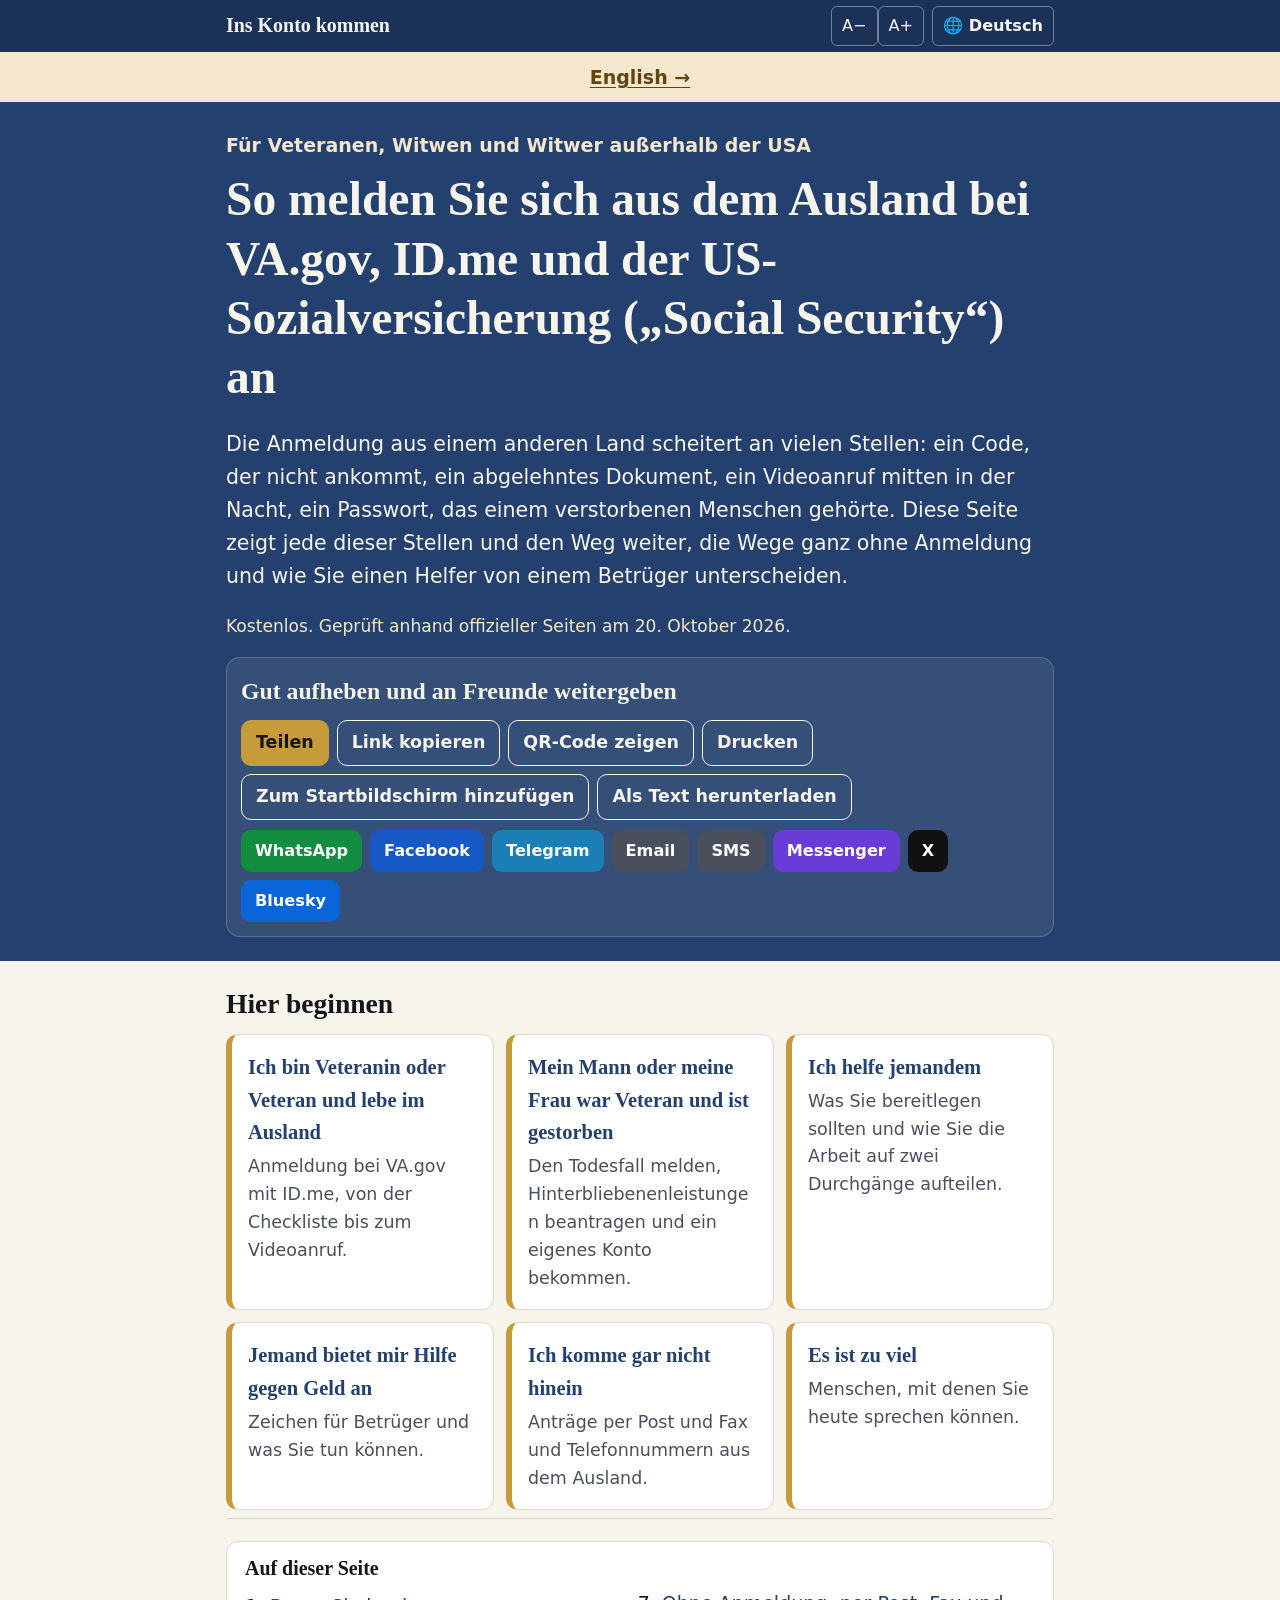
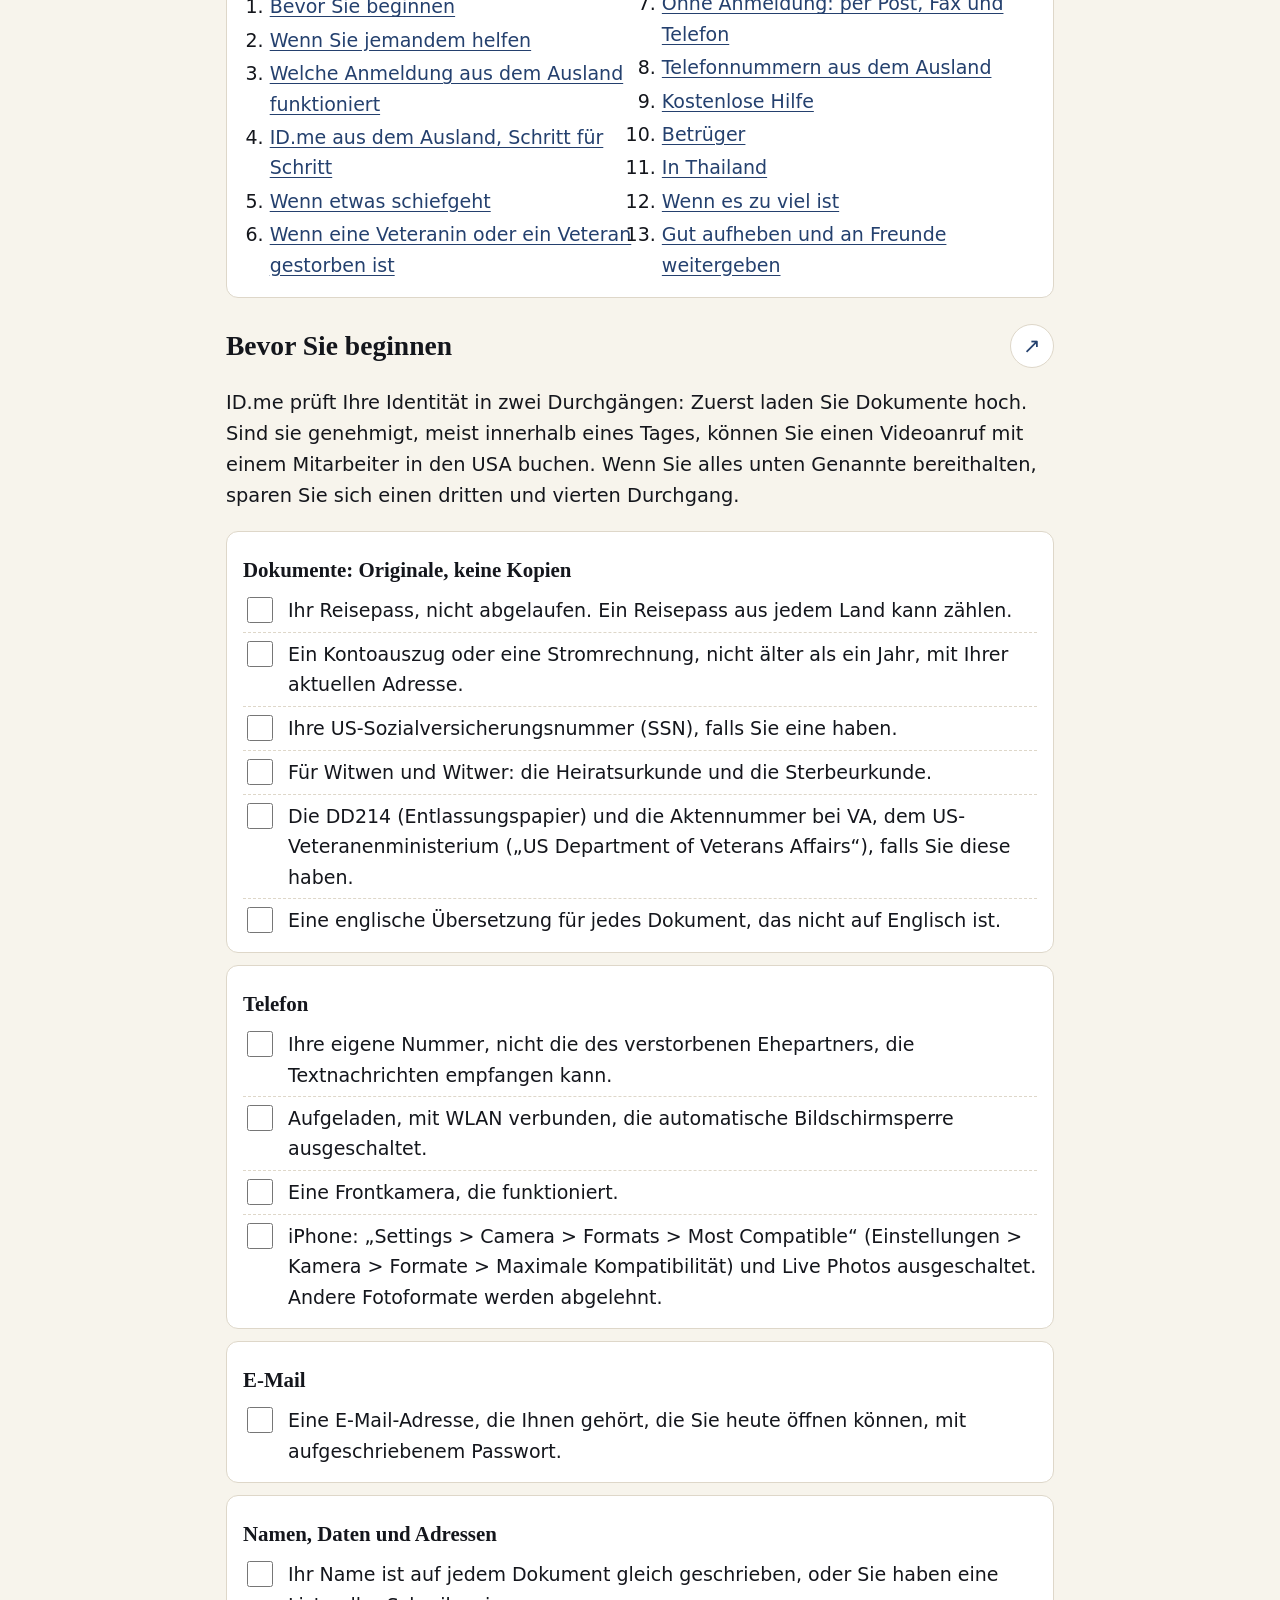
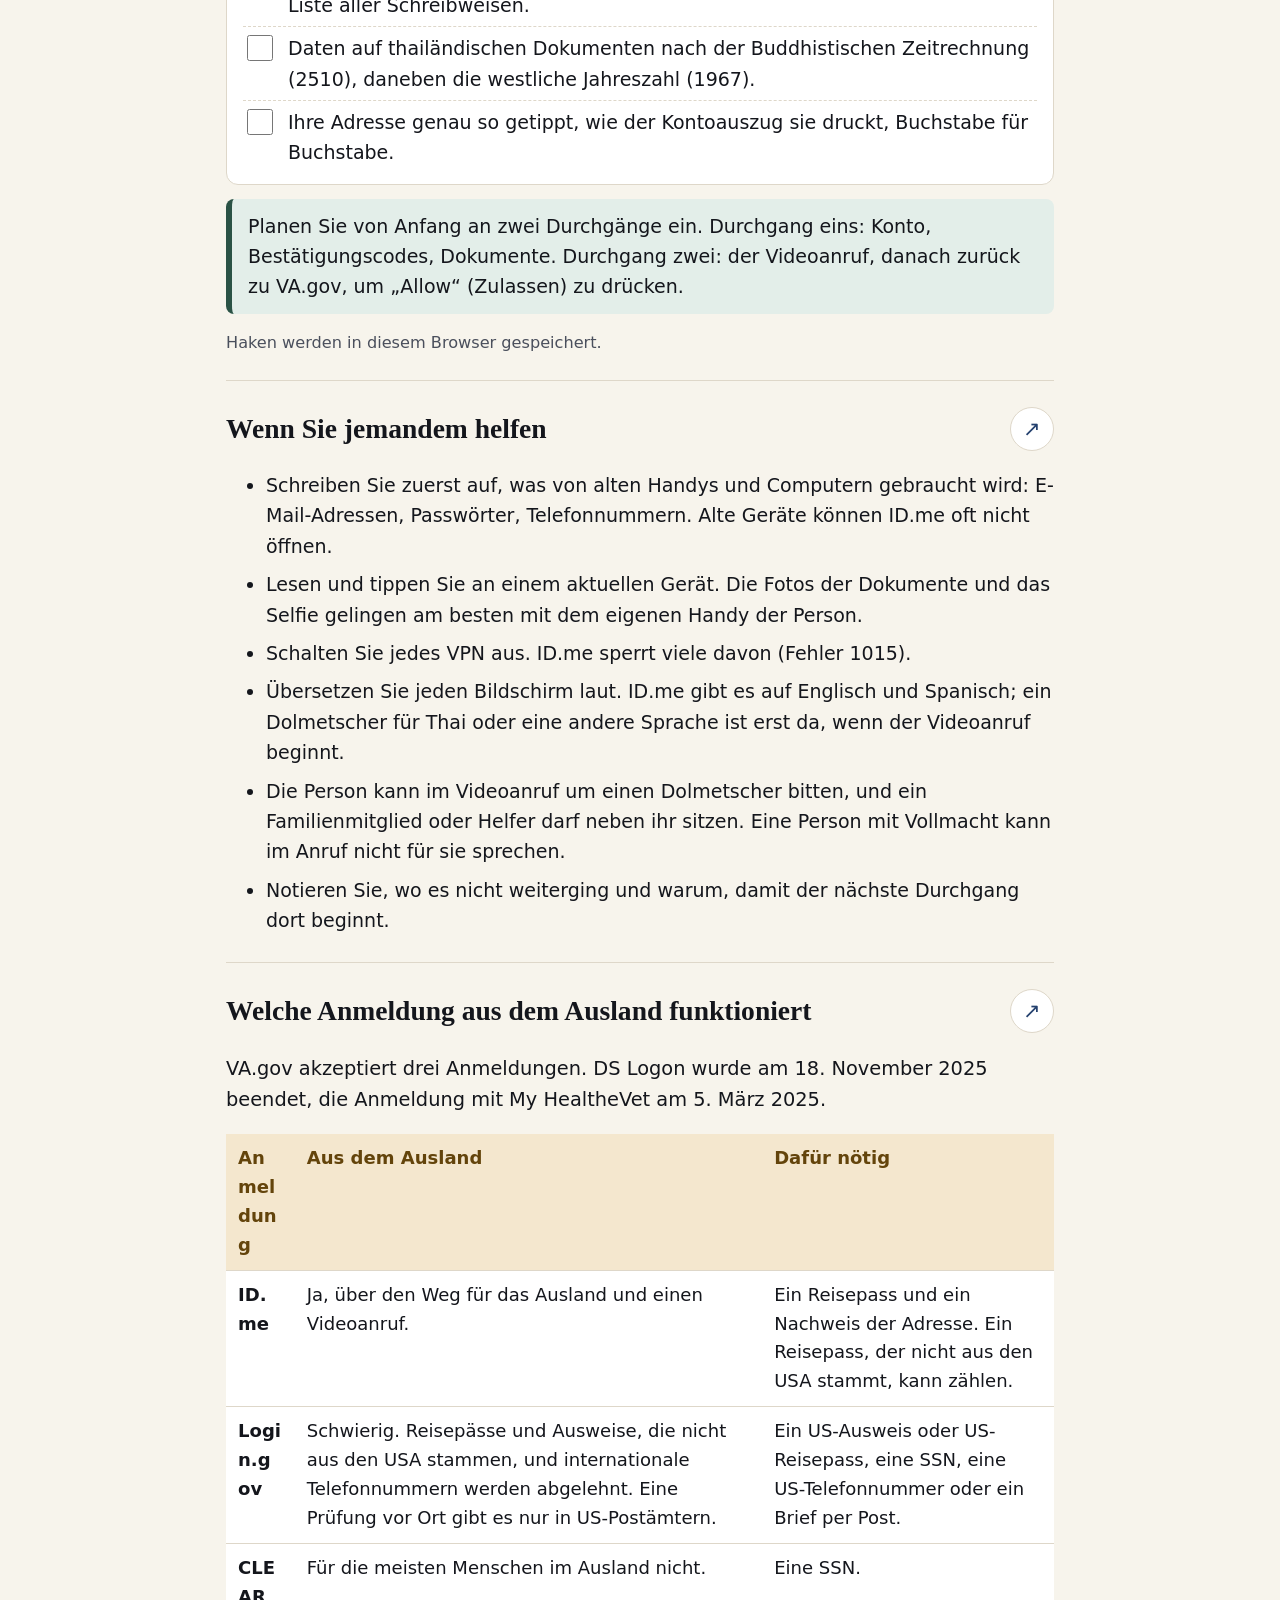
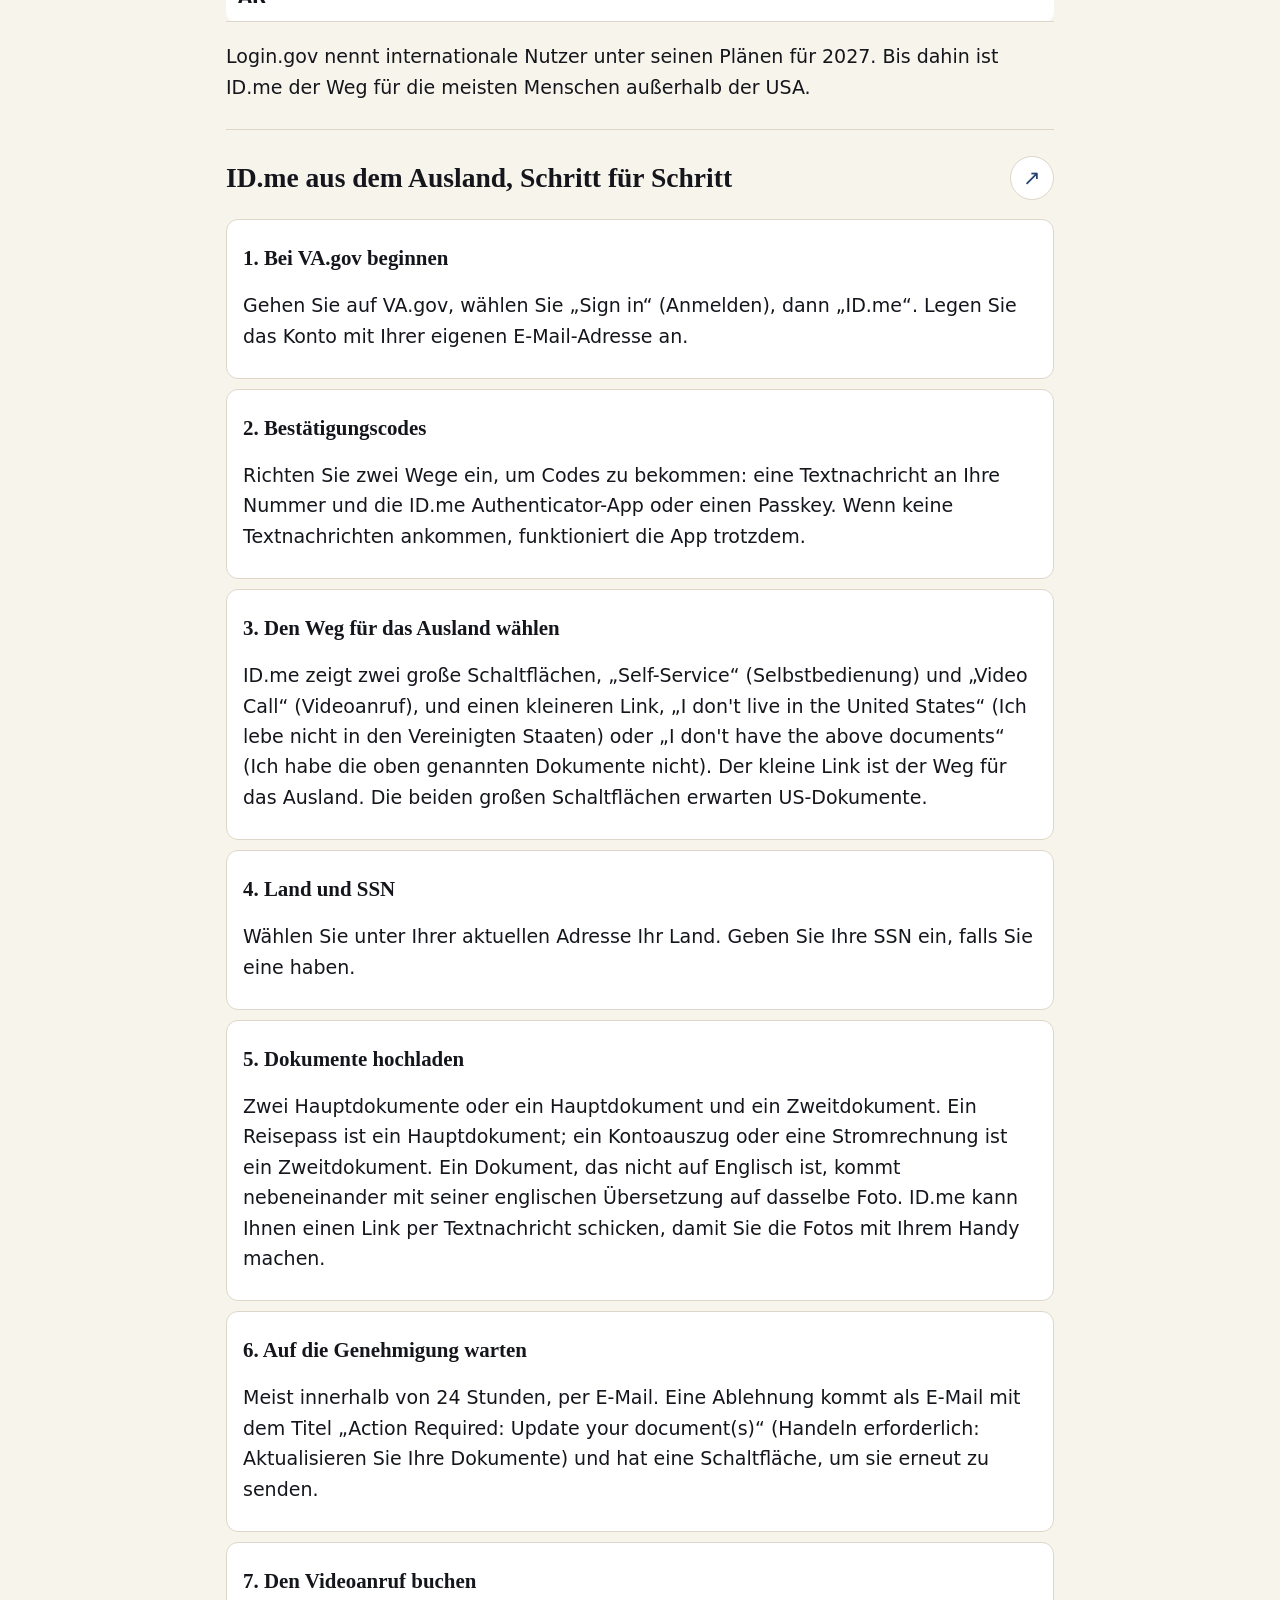
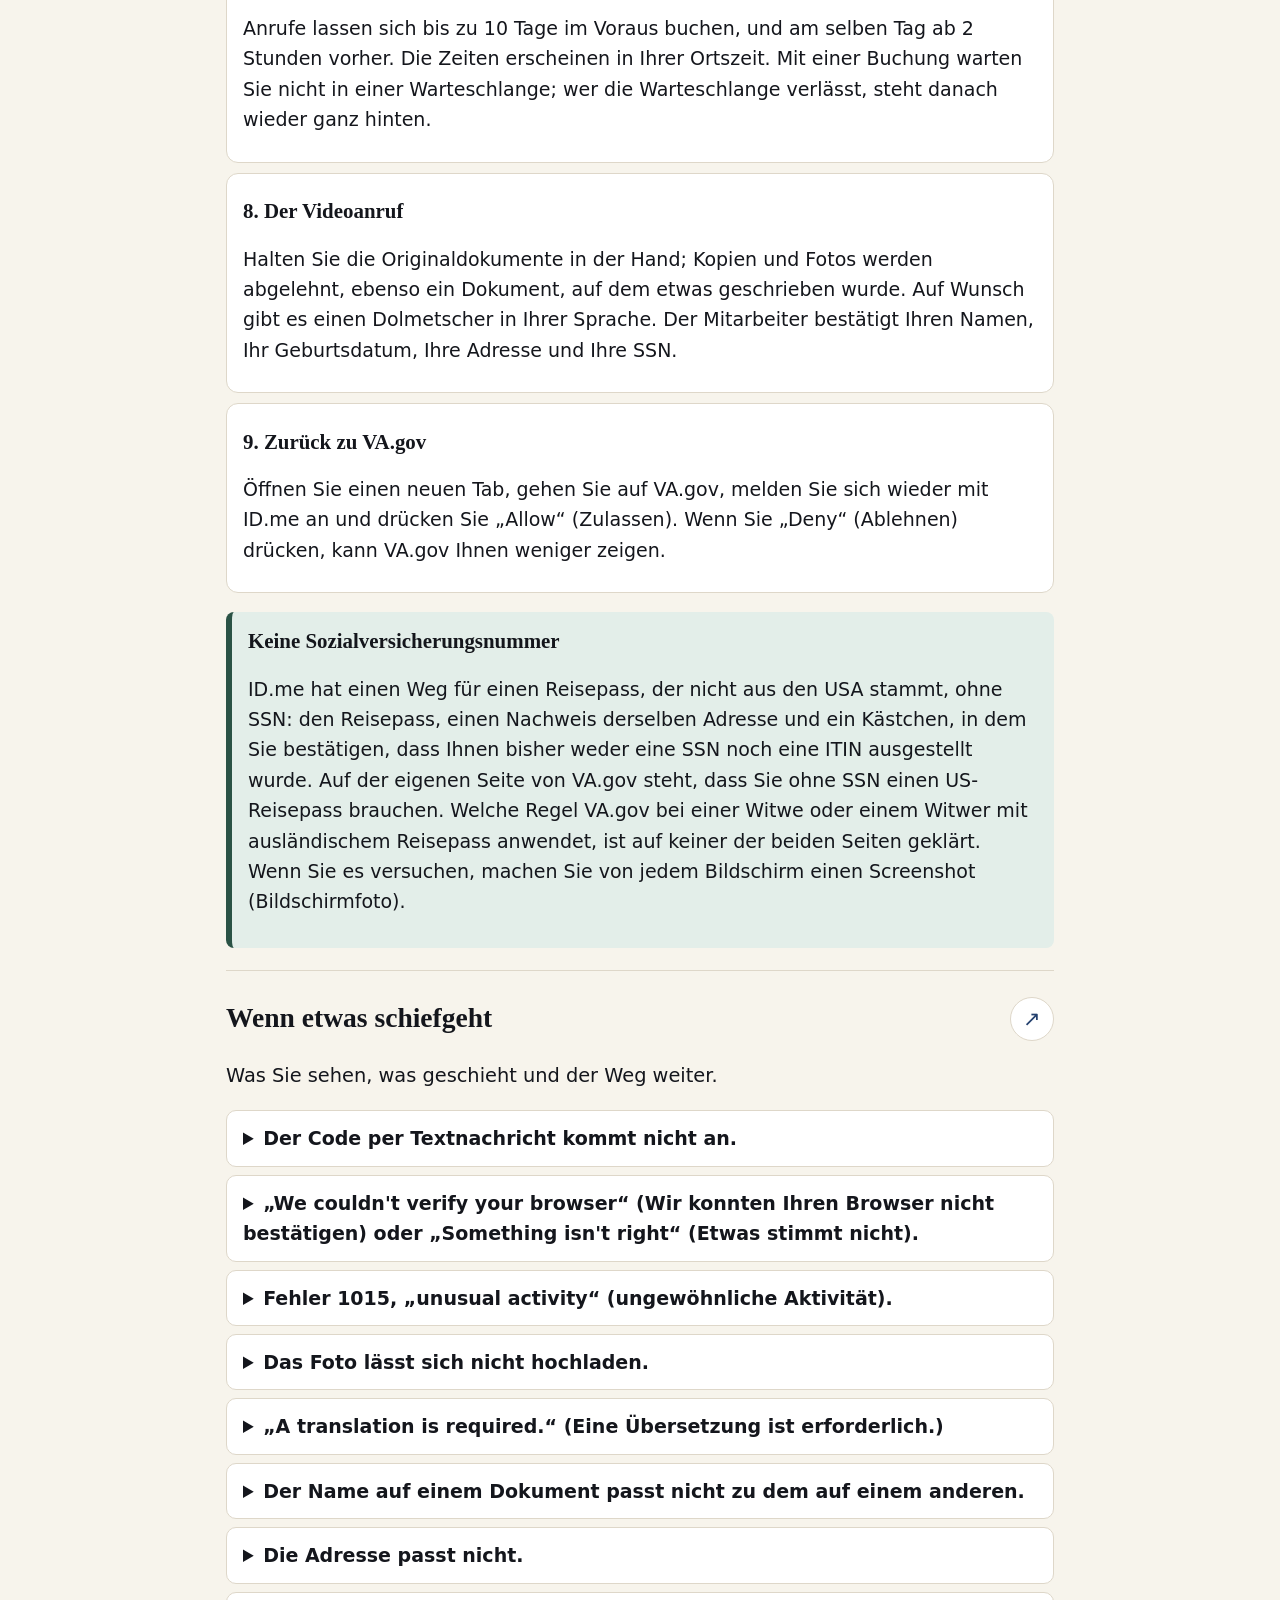
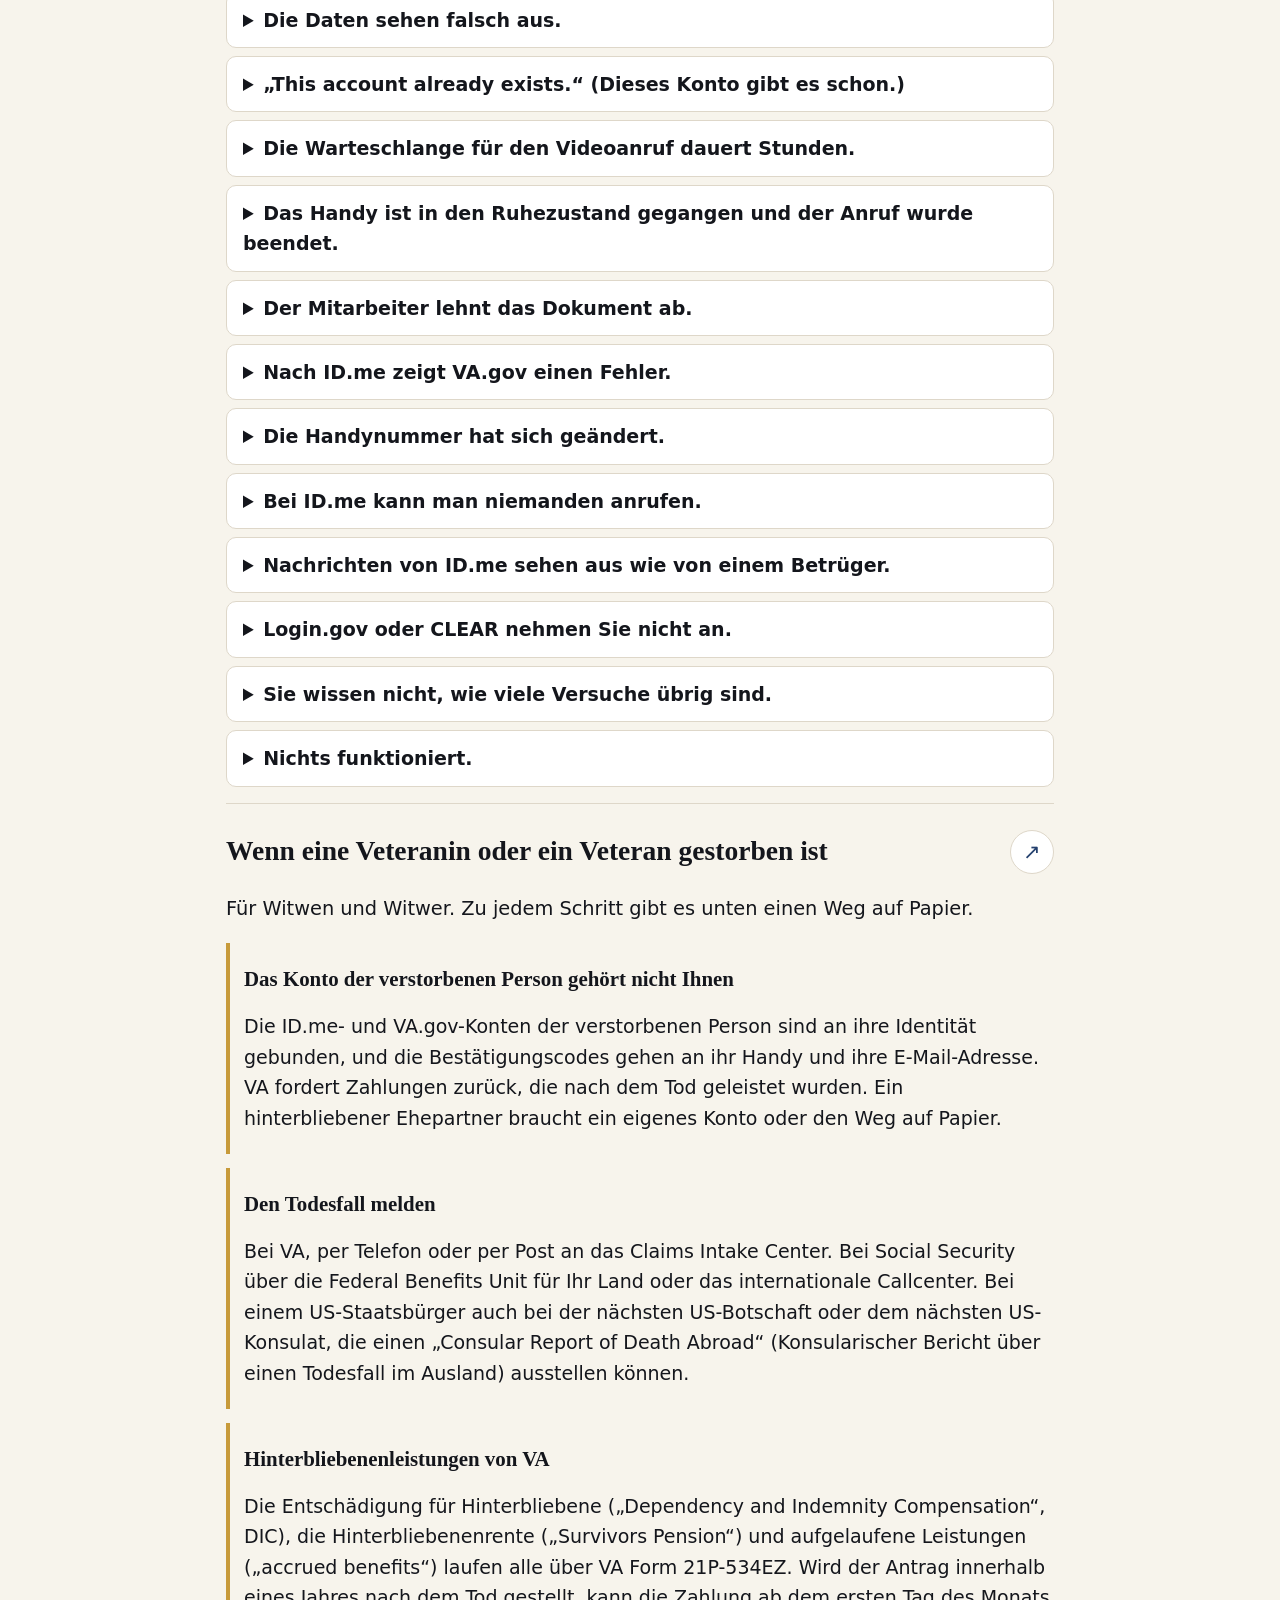
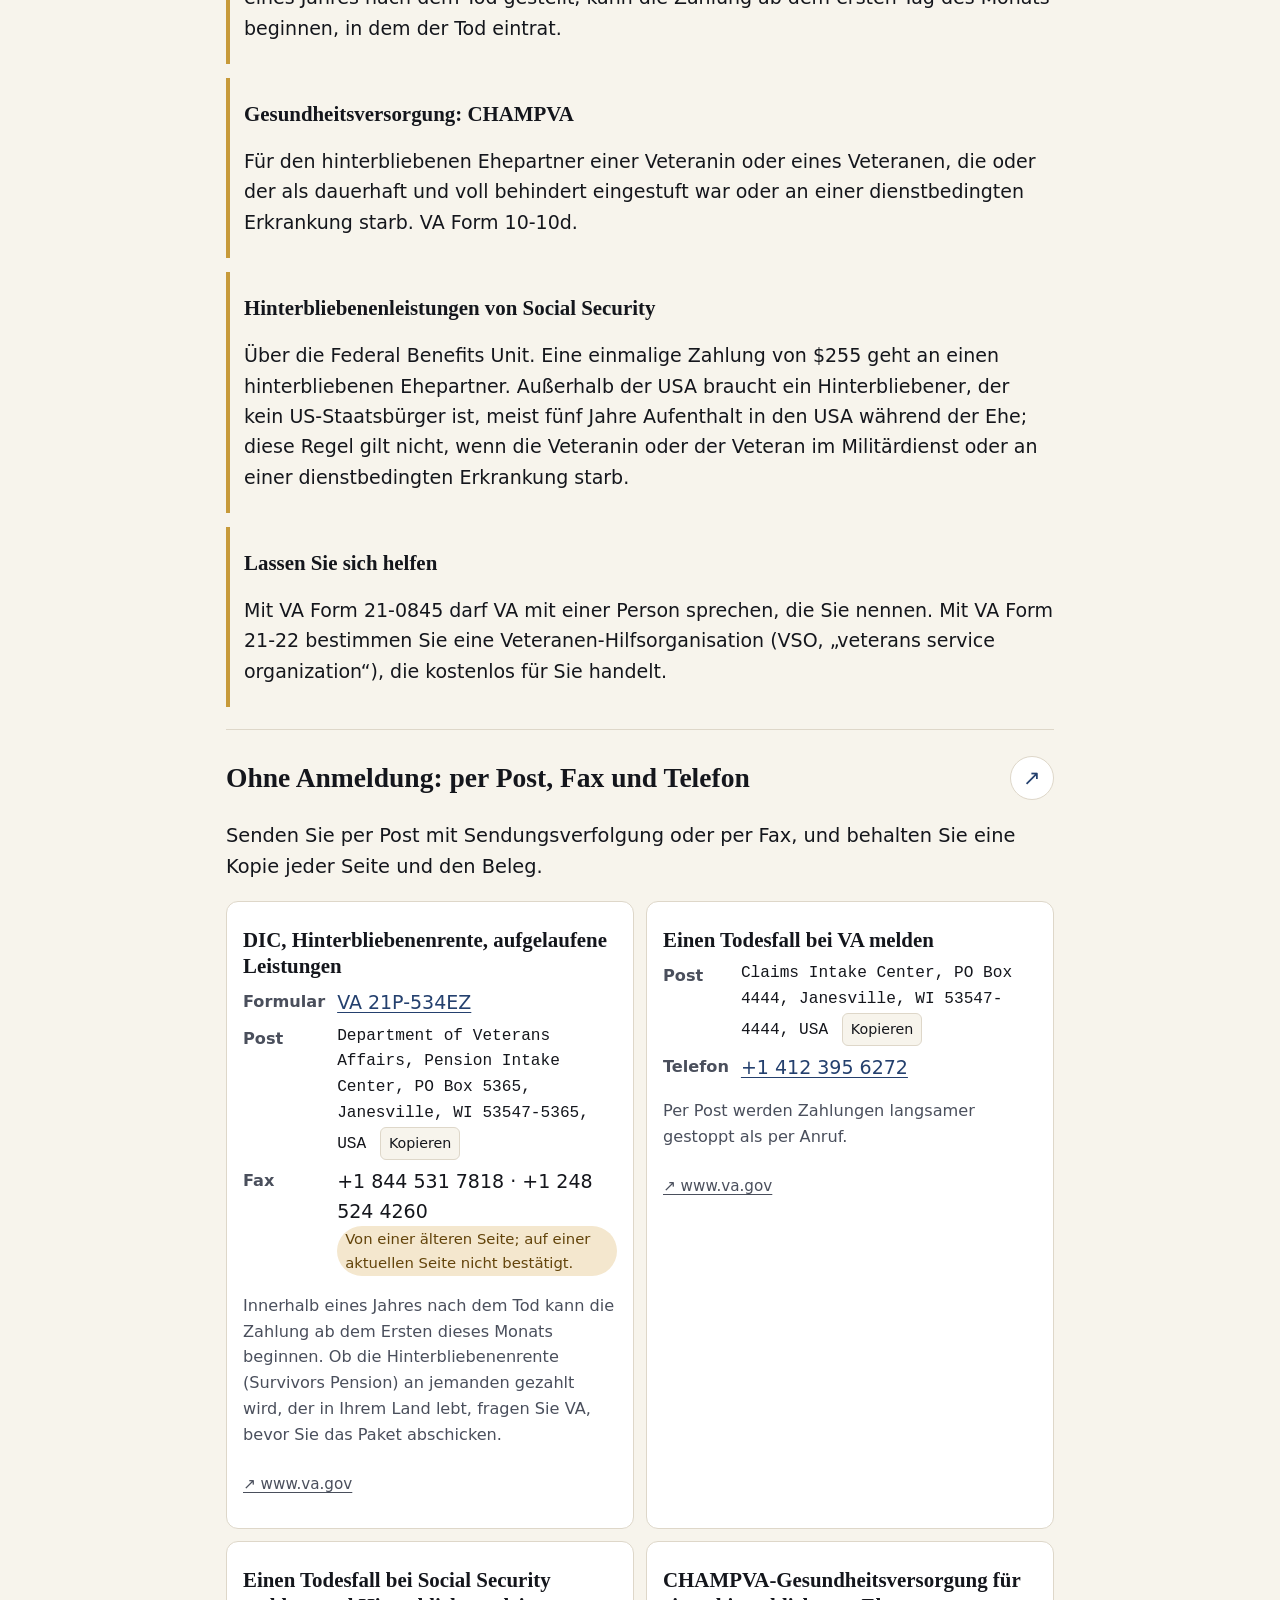
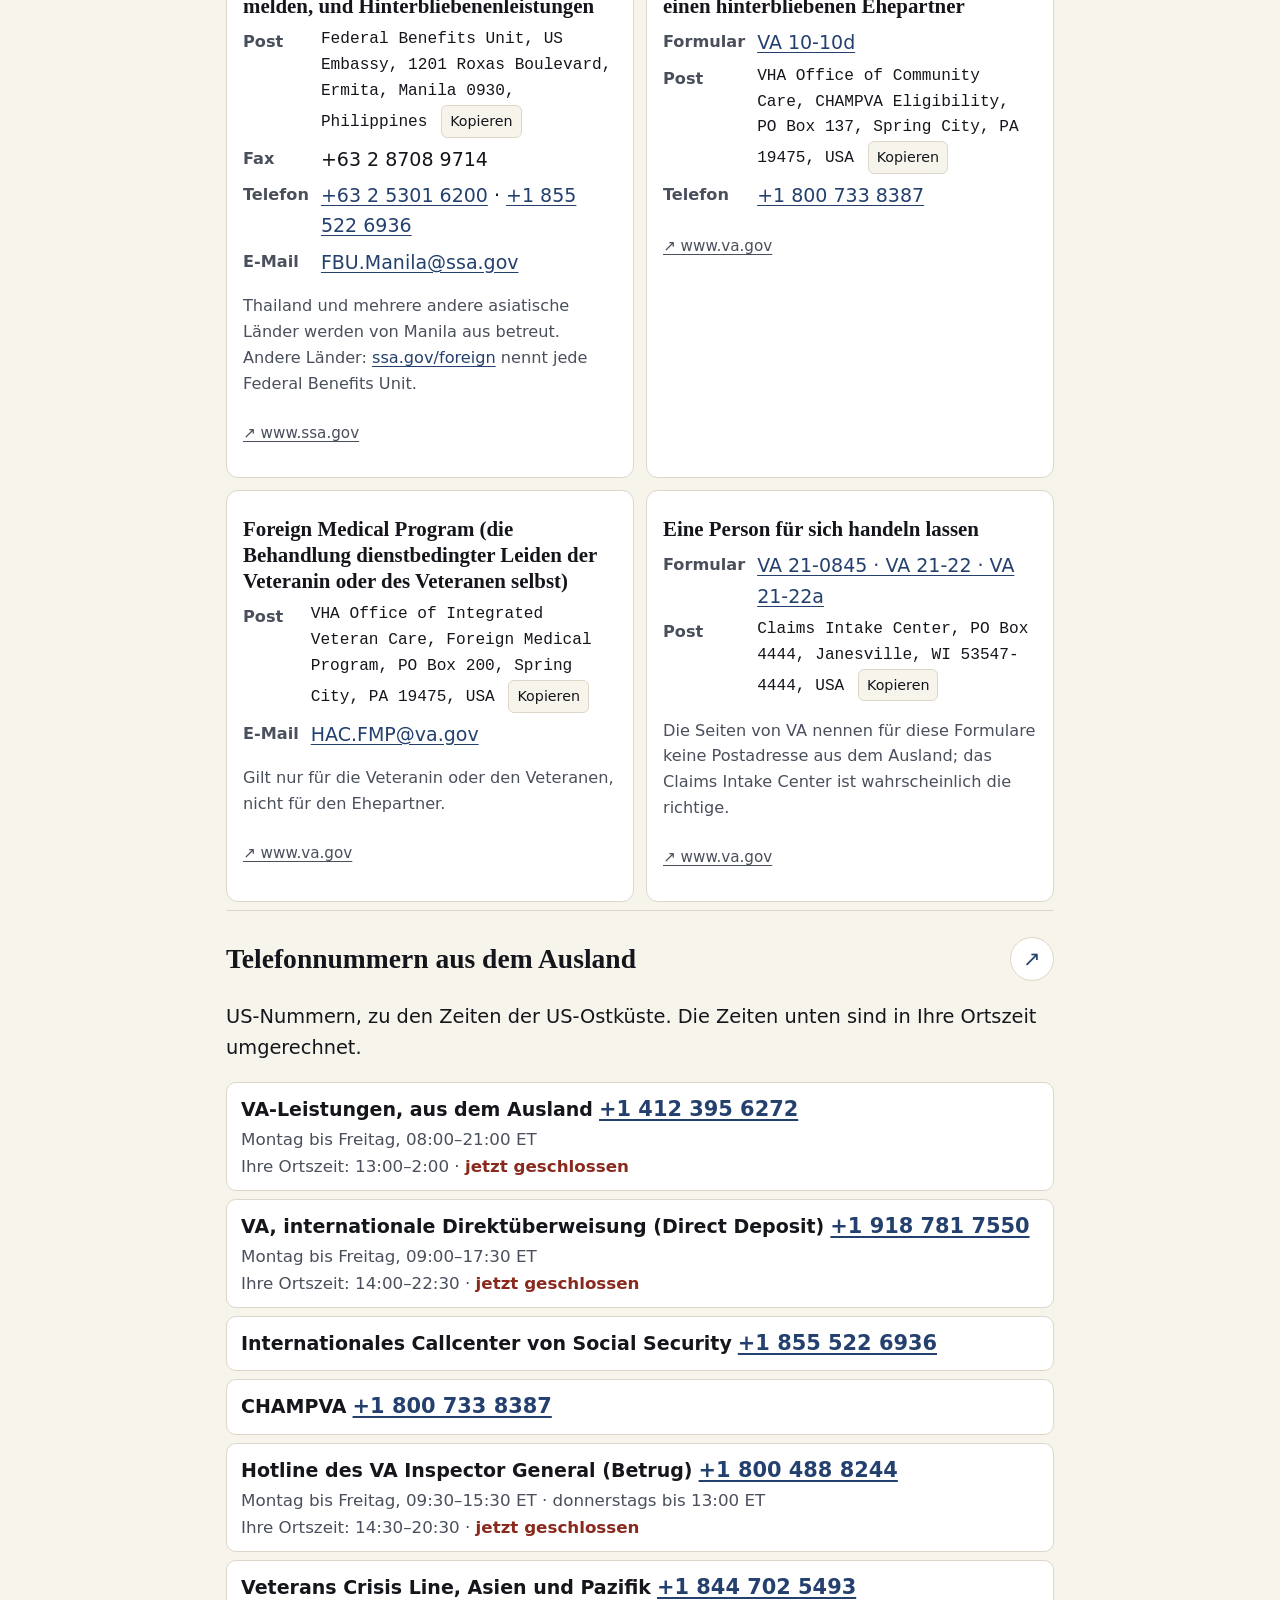
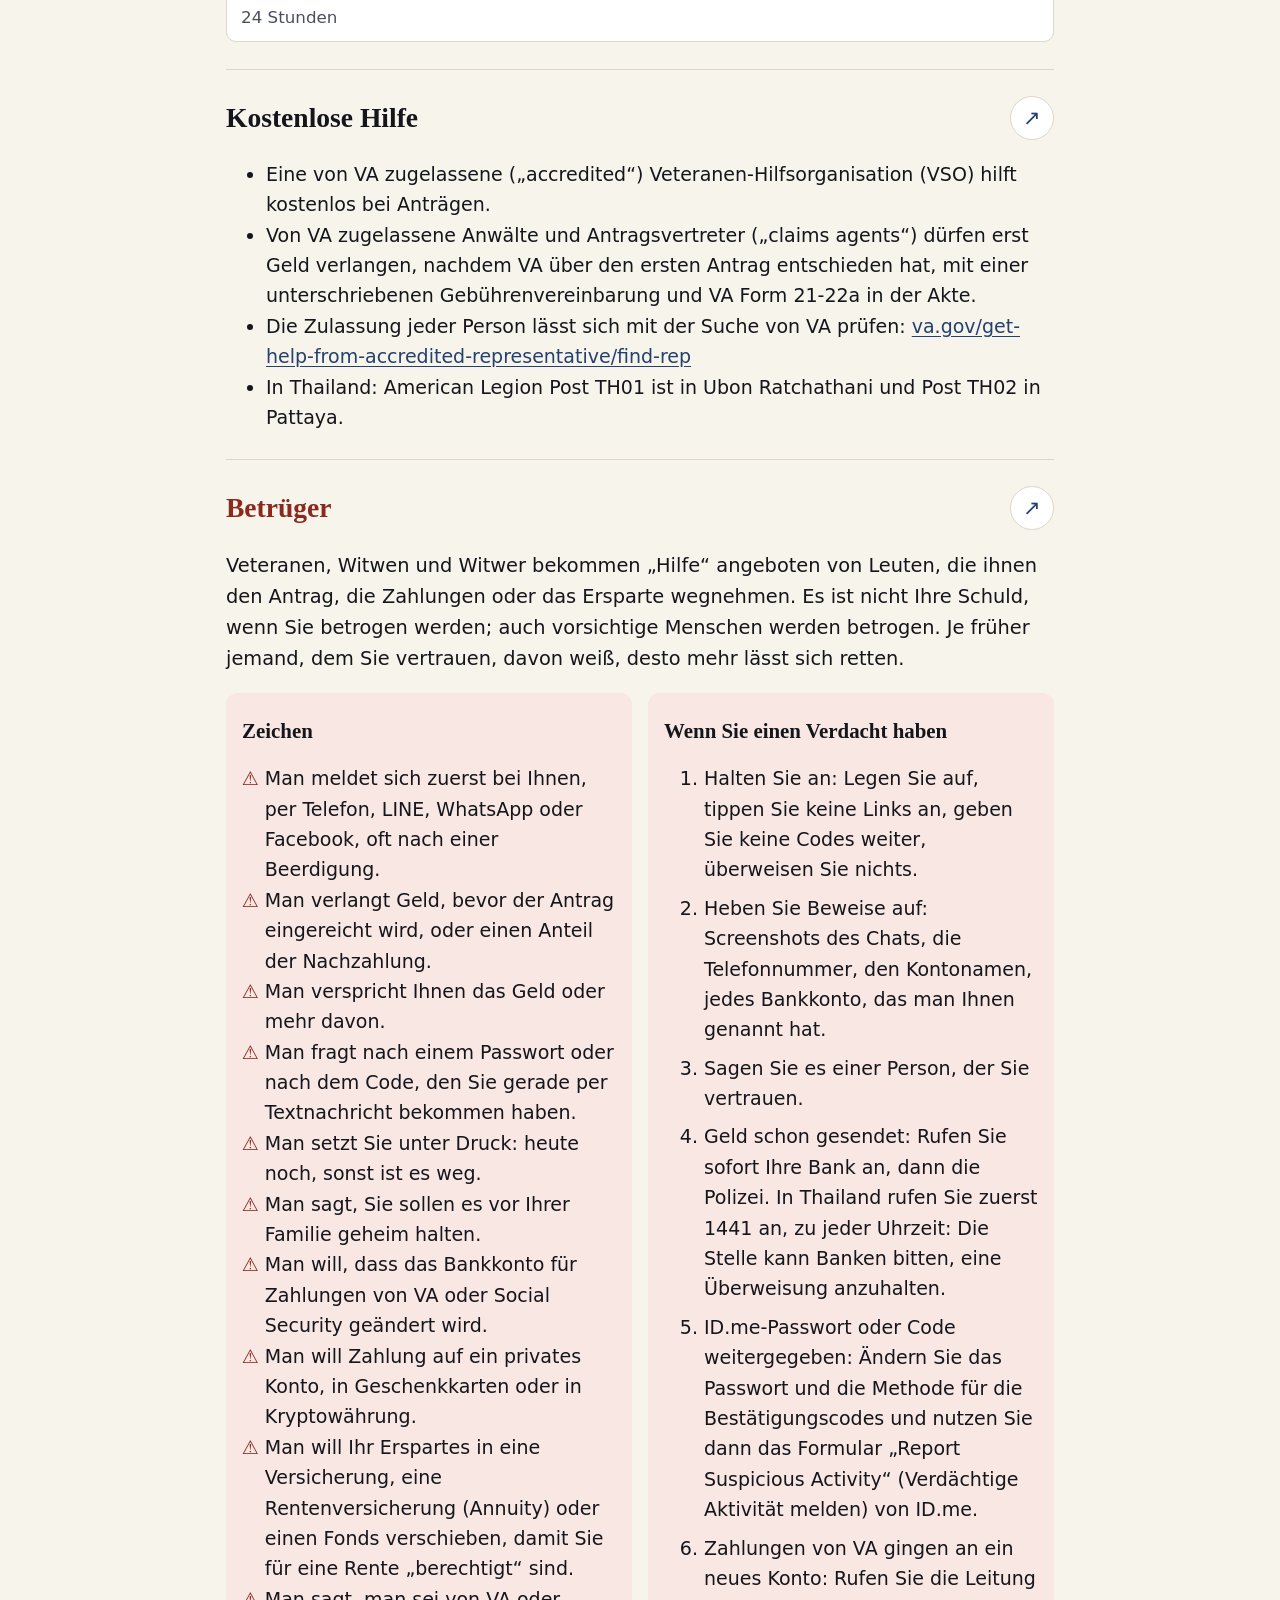
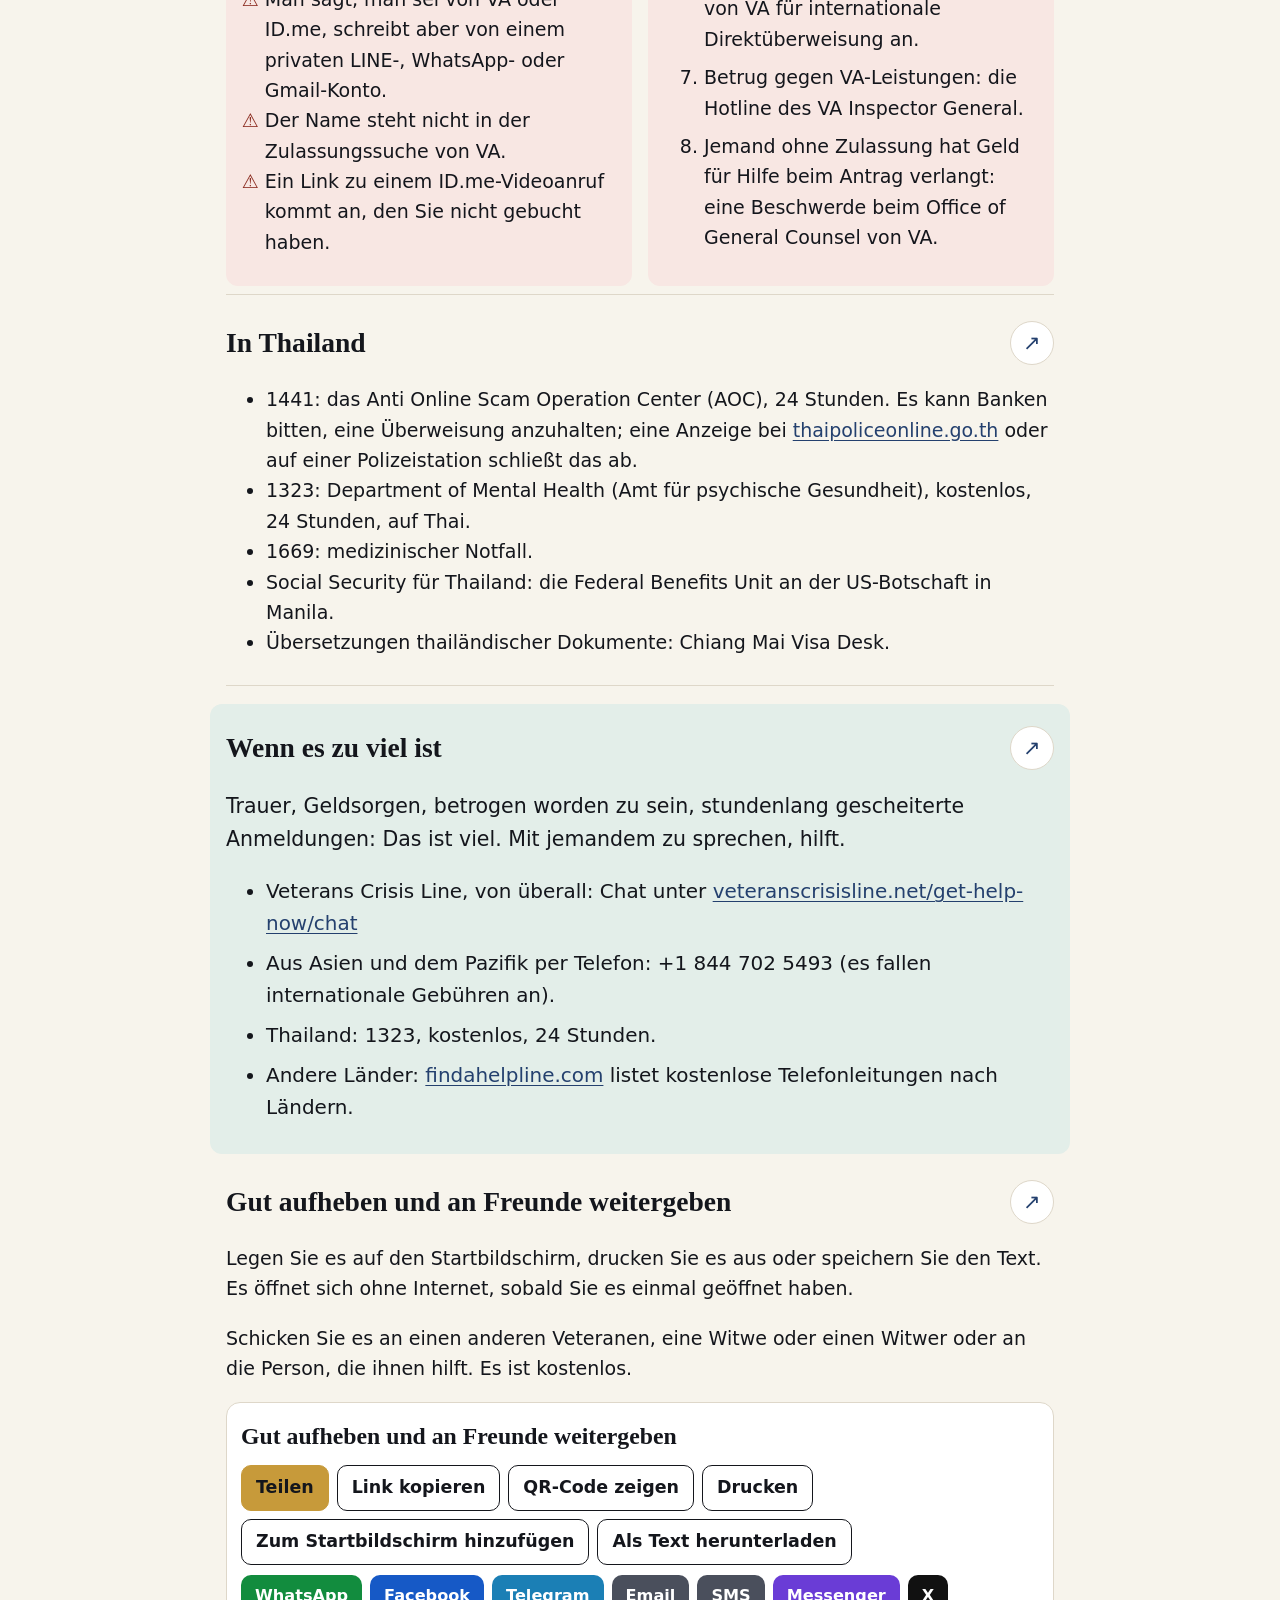
<file: docs/de/index.html>
<!doctype html>
<html lang="de" dir="ltr" translate="no" class="notranslate">
<head>
<meta charset="utf-8">
<meta name="viewport" content="width=device-width, initial-scale=1">
<meta name="google" content="notranslate">
<title>Ins Konto kommen: VA, ID.me und Social Security aus dem Ausland</title>
<meta name="description" content="Eine kostenlose Anleitung für Veteranen, Witwen und Witwer außerhalb der USA: Anmeldung bei VA.gov mit ID.me, was schiefgehen kann und wie es weitergeht, Anträge auf Papier ohne Anmeldung, Betrüger erkennen und wen Sie anrufen können.">
<link rel="canonical" href="https://nanobotco.github.io/getting-in/de/">
<link rel="alternate" hreflang="en" href="https://nanobotco.github.io/getting-in/"><link rel="alternate" hreflang="es" href="https://nanobotco.github.io/getting-in/es/"><link rel="alternate" hreflang="tl" href="https://nanobotco.github.io/getting-in/tl/"><link rel="alternate" hreflang="th" href="https://nanobotco.github.io/getting-in/th/"><link rel="alternate" hreflang="vi" href="https://nanobotco.github.io/getting-in/vi/"><link rel="alternate" hreflang="ko" href="https://nanobotco.github.io/getting-in/ko/"><link rel="alternate" hreflang="ja" href="https://nanobotco.github.io/getting-in/ja/"><link rel="alternate" hreflang="de" href="https://nanobotco.github.io/getting-in/de/"><link rel="alternate" hreflang="it" href="https://nanobotco.github.io/getting-in/it/"><link rel="alternate" hreflang="zh-Hans" href="https://nanobotco.github.io/getting-in/zh/"><link rel="alternate" hreflang="lo" href="https://nanobotco.github.io/getting-in/lo/"><link rel="alternate" hreflang="km" href="https://nanobotco.github.io/getting-in/km/"><link rel="alternate" hreflang="x-default" href="https://nanobotco.github.io/getting-in/">
<meta property="og:type" content="website">
<meta property="og:title" content="Ins Konto kommen: VA, ID.me und Social Security aus dem Ausland">
<meta property="og:description" content="Eine kostenlose Anleitung für Veteranen, Witwen und Witwer außerhalb der USA: Anmeldung bei VA.gov mit ID.me, was schiefgehen kann und wie es weitergeht, Anträge auf Papier ohne Anmeldung, Betrüger erkennen und wen Sie anrufen können.">
<meta property="og:url" content="https://nanobotco.github.io/getting-in/de/">
<meta property="og:image" content="https://nanobotco.github.io/getting-in/de/card.png">
<meta property="og:image:alt" content="Ins Konto kommen · VA · ID.me · Social Security · aus dem Ausland">
<meta name="twitter:image:alt" content="Ins Konto kommen · VA · ID.me · Social Security · aus dem Ausland">
<meta property="og:image:width" content="1200"><meta property="og:image:height" content="630">
<meta property="og:locale" content="de">
<meta name="twitter:card" content="summary_large_image">
<meta name="twitter:title" content="Ins Konto kommen: VA, ID.me und Social Security aus dem Ausland">
<meta name="twitter:description" content="Eine kostenlose Anleitung für Veteranen, Witwen und Witwer außerhalb der USA: Anmeldung bei VA.gov mit ID.me, was schiefgehen kann und wie es weitergeht, Anträge auf Papier ohne Anmeldung, Betrüger erkennen und wen Sie anrufen können.">
<meta name="twitter:image" content="https://nanobotco.github.io/getting-in/de/card.png">
<meta name="theme-color" content="#24406E">
<link rel="manifest" href="../manifest.webmanifest">
<link rel="icon" href="../assets/icon.svg" type="image/svg+xml">
<link rel="apple-touch-icon" href="../assets/icon-192.png">

<link rel="stylesheet" href="../assets/style.css?v=cb8917d4">
<script type="application/ld+json">{"@context": "https://schema.org", "@type": "WebPage", "name": "Ins Konto kommen: VA, ID.me und Social Security aus dem Ausland", "description": "Eine kostenlose Anleitung für Veteranen, Witwen und Witwer außerhalb der USA: Anmeldung bei VA.gov mit ID.me, was schiefgehen kann und wie es weitergeht, Anträge auf Papier ohne Anmeldung, Betrüger erkennen und wen Sie anrufen können.", "url": "https://nanobotco.github.io/getting-in/de/", "inLanguage": "de", "isAccessibleForFree": true, "dateModified": "2026-10-20", "audience": {"@type": "Audience", "audienceType": "US veterans and surviving spouses living outside the United States"}, "publisher": {"@type": "Organization", "name": "Hongdam", "url": "https://hongdam.net/"}, "about": [{"@type": "GovernmentService", "name": "VA.gov sign-in"}, {"@type": "Thing", "name": "ID.me"}, {"@type": "GovernmentService", "name": "Dependency and Indemnity Compensation"}]}</script><script type="application/ld+json">{"@context": "https://schema.org", "@type": "FAQPage", "inLanguage": "de", "mainEntity": [{"@type": "Question", "name": "Der Code per Textnachricht kommt nicht an.", "acceptedAnswer": {"@type": "Answer", "text": "Textnachrichten in manche Länder kommen verspätet oder gar nicht an. Drücken Sie „Resend“ (Erneut senden), dann „Call me“ (Rufen Sie mich an). Eine zweite Methode, die Sie vorher eingerichtet haben, die ID.me Authenticator-App oder ein Passkey, funktioniert ohne Textnachrichten."}}, {"@type": "Question", "name": "„We couldn't verify your browser“ (Wir konnten Ihren Browser nicht bestätigen) oder „Something isn't right“ (Etwas stimmt nicht).", "acceptedAnswer": {"@type": "Answer", "text": "Der Browser ist zu alt, oder JavaScript ist ausgeschaltet. Nehmen Sie ein aktuelles Chrome, Safari, Edge oder Firefox ohne Erweiterungen."}}, {"@type": "Question", "name": "Fehler 1015, „unusual activity“ (ungewöhnliche Aktivität).", "acceptedAnswer": {"@type": "Answer", "text": "Ein VPN oder Proxy ist eingeschaltet. Schalten Sie es aus und versuchen Sie es noch einmal."}}, {"@type": "Question", "name": "Das Foto lässt sich nicht hochladen.", "acceptedAnswer": {"@type": "Answer", "text": "iPhone-Fotos im Format HEIC und Live Photos werden abgelehnt. „Settings > Camera > Formats > Most Compatible“ (Einstellungen > Kamera > Formate > Maximale Kompatibilität)."}}, {"@type": "Question", "name": "„A translation is required.“ (Eine Übersetzung ist erforderlich.)", "acceptedAnswer": {"@type": "Answer", "text": "Ein Dokument, das nicht auf Englisch ist, muss zusammen mit seiner englischen Übersetzung fotografiert werden, beides auf einem Bild."}}, {"@type": "Question", "name": "Der Name auf einem Dokument passt nicht zu dem auf einem anderen.", "acceptedAnswer": {"@type": "Answer", "text": "Namen aus thailändischer, laotischer, Khmer-, koreanischer, chinesischer und anderer Schrift werden auf verschiedenen Papieren im Englischen unterschiedlich geschrieben. Bringen Sie jedes Dokument mit, auf dem der Name steht, und eine Übersetzung, die der Schreibweise im Reisepass folgt."}}, {"@type": "Question", "name": "Die Adresse passt nicht.", "acceptedAnswer": {"@type": "Answer", "text": "Eine Bank und ein Versorgungsunternehmen schreiben dieselbe Adresse auf Englisch manchmal unterschiedlich. Tippen Sie die Adresse genau so, wie das hochgeladene Dokument sie druckt."}}, {"@type": "Question", "name": "Die Daten sehen falsch aus.", "acceptedAnswer": {"@type": "Answer", "text": "Thailändische Dokumente zählen die Jahre nach der Buddhistischen Zeitrechnung, die 543 Jahre voraus ist: 2510 ist 1967. Eine Übersetzung kann beide nennen."}}, {"@type": "Question", "name": "„This account already exists.“ (Dieses Konto gibt es schon.)", "acceptedAnswer": {"@type": "Answer", "text": "Jede Person kann ein bestätigtes ID.me-Konto haben. Die Meldung zeigt vielleicht nur Initialen und das Ende einer E-Mail-Adresse. Dieser Hinweis sagt Ihnen, bei welcher alten E-Mail-Adresse das Konto liegt."}}, {"@type": "Question", "name": "Die Warteschlange für den Videoanruf dauert Stunden.", "acceptedAnswer": {"@type": "Answer", "text": "Die Mitarbeiter sitzen in den USA. Buchen Sie eine Zeit, statt zu warten; die Buchung wird möglich, sobald die Dokumente genehmigt sind."}}, {"@type": "Question", "name": "Das Handy ist in den Ruhezustand gegangen und der Anruf wurde beendet.", "acceptedAnswer": {"@type": "Answer", "text": "Schalten Sie die automatische Bildschirmsperre aus, schließen Sie das Ladegerät an, bleiben Sie im WLAN und buchen Sie neu."}}, {"@type": "Question", "name": "Der Mitarbeiter lehnt das Dokument ab.", "acceptedAnswer": {"@type": "Answer", "text": "Kopien, Fotos von Dokumenten, abgelaufene Reisepässe, vorläufige Ausweise und Dokumente mit Beschriftung werden abgelehnt. Auch Spiegelungen und Knicke können dazu führen. Originale, flach, bei gutem Licht."}}, {"@type": "Question", "name": "Nach ID.me zeigt VA.gov einen Fehler.", "acceptedAnswer": {"@type": "Answer", "text": "Die Sitzung bei VA.gov ist abgelaufen, während Sie weg waren. Schließen Sie den Tab, öffnen Sie einen neuen, melden Sie sich wieder an und drücken Sie „Allow“ (Zulassen)."}}, {"@type": "Question", "name": "Die Handynummer hat sich geändert.", "acceptedAnswer": {"@type": "Answer", "text": "Bei einer neuen Nummer müssen die Bestätigungscodes in ID.me neu eingerichtet werden, und manchmal dauert ein Videoanruf länger, damit bestätigt wird, dass Sie es sind."}}, {"@type": "Question", "name": "Bei ID.me kann man niemanden anrufen.", "acceptedAnswer": {"@type": "Answer", "text": "Der Support von ID.me läuft über Chat und ein Online-Formular, auf Englisch und Spanisch. Der Chat ist am schnellsten, wenn die Person dabei ist."}}, {"@type": "Question", "name": "Nachrichten von ID.me sehen aus wie von einem Betrüger.", "acceptedAnswer": {"@type": "Answer", "text": "ID.me schickt Codes und Links per Textnachricht und E-Mail auf Englisch. Rechnen Sie während der Durchgänge damit; eine Nachricht, die Sie nicht angefordert haben, von jemandem, der einen Code zurückgelesen haben will, stammt von einem Betrüger."}}, {"@type": "Question", "name": "Login.gov oder CLEAR nehmen Sie nicht an.", "acceptedAnswer": {"@type": "Answer", "text": "Beide brauchen eine US-Sozialversicherungsnummer, und Login.gov braucht US-Dokumente. ID.me ist der Weg aus dem Ausland."}}, {"@type": "Question", "name": "Sie wissen nicht, wie viele Versuche übrig sind.", "acceptedAnswer": {"@type": "Answer", "text": "ID.me nennt keine Grenze. Nach zwei Fehlversuchen am selben Schritt ist der Weg über den Videoanruf der nächste Schritt."}}, {"@type": "Question", "name": "Nichts funktioniert.", "acceptedAnswer": {"@type": "Answer", "text": "Die meisten Anträge lassen sich auf Papier per Post oder Fax stellen, ohne Anmeldung. Siehe unten."}}]}</script><script type="application/ld+json">{"@context": "https://schema.org", "@type": "HowTo", "name": "ID.me aus dem Ausland, Schritt für Schritt", "inLanguage": "de", "step": [{"@type": "HowToStep", "name": "1. Bei VA.gov beginnen", "text": "Gehen Sie auf VA.gov, wählen Sie „Sign in“ (Anmelden), dann „ID.me“. Legen Sie das Konto mit Ihrer eigenen E-Mail-Adresse an."}, {"@type": "HowToStep", "name": "2. Bestätigungscodes", "text": "Richten Sie zwei Wege ein, um Codes zu bekommen: eine Textnachricht an Ihre Nummer und die ID.me Authenticator-App oder einen Passkey. Wenn keine Textnachrichten ankommen, funktioniert die App trotzdem."}, {"@type": "HowToStep", "name": "3. Den Weg für das Ausland wählen", "text": "ID.me zeigt zwei große Schaltflächen, „Self-Service“ (Selbstbedienung) und „Video Call“ (Videoanruf), und einen kleineren Link, „I don't live in the United States“ (Ich lebe nicht in den Vereinigten Staaten) oder „I don't have the above documents“ (Ich habe die oben genannten Dokumente nicht). Der kleine Link ist der Weg für das Ausland. Die beiden großen Schaltflächen erwarten US-Dokumente."}, {"@type": "HowToStep", "name": "4. Land und SSN", "text": "Wählen Sie unter Ihrer aktuellen Adresse Ihr Land. Geben Sie Ihre SSN ein, falls Sie eine haben."}, {"@type": "HowToStep", "name": "5. Dokumente hochladen", "text": "Zwei Hauptdokumente oder ein Hauptdokument und ein Zweitdokument. Ein Reisepass ist ein Hauptdokument; ein Kontoauszug oder eine Stromrechnung ist ein Zweitdokument. Ein Dokument, das nicht auf Englisch ist, kommt nebeneinander mit seiner englischen Übersetzung auf dasselbe Foto. ID.me kann Ihnen einen Link per Textnachricht schicken, damit Sie die Fotos mit Ihrem Handy machen."}, {"@type": "HowToStep", "name": "6. Auf die Genehmigung warten", "text": "Meist innerhalb von 24 Stunden, per E-Mail. Eine Ablehnung kommt als E-Mail mit dem Titel „Action Required: Update your document(s)“ (Handeln erforderlich: Aktualisieren Sie Ihre Dokumente) und hat eine Schaltfläche, um sie erneut zu senden."}, {"@type": "HowToStep", "name": "7. Den Videoanruf buchen", "text": "Anrufe lassen sich bis zu 10 Tage im Voraus buchen, und am selben Tag ab 2 Stunden vorher. Die Zeiten erscheinen in Ihrer Ortszeit. Mit einer Buchung warten Sie nicht in einer Warteschlange; wer die Warteschlange verlässt, steht danach wieder ganz hinten."}, {"@type": "HowToStep", "name": "8. Der Videoanruf", "text": "Halten Sie die Originaldokumente in der Hand; Kopien und Fotos werden abgelehnt, ebenso ein Dokument, auf dem etwas geschrieben wurde. Auf Wunsch gibt es einen Dolmetscher in Ihrer Sprache. Der Mitarbeiter bestätigt Ihren Namen, Ihr Geburtsdatum, Ihre Adresse und Ihre SSN."}, {"@type": "HowToStep", "name": "9. Zurück zu VA.gov", "text": "Öffnen Sie einen neuen Tab, gehen Sie auf VA.gov, melden Sie sich wieder mit ID.me an und drücken Sie „Allow“ (Zulassen). Wenn Sie „Deny“ (Ablehnen) drücken, kann VA.gov Ihnen weniger zeigen."}]}</script>
</head>
<body class="notranslate lang-de" data-url="https://nanobotco.github.io/getting-in/de/" data-title="Ins Konto kommen: VA, ID.me und Social Security aus dem Ausland" data-text="Kostenlose Anleitung für Veteranen, Witwen und Witwer im Ausland: VA.gov, ID.me, Social Security, Anträge auf Papier und Betrüger erkennen. Gut aufheben und an Freunde weitergeben." data-sw="../sw.js" data-ios="Auf dem iPhone: Tippen Sie auf „Teilen“ („Share“), dann auf „Zum Home-Bildschirm“ („Add to Home Screen“).">
<a class="skip" href="#start">Hier beginnen</a>
<header class="top">
  <div class="wrap top-row">
    <a class="brand" href="#">Ins Konto kommen</a>
    <div class="top-tools">
      <div class="size" role="group" aria-label="Schriftgröße"><button type="button" data-size="-1" aria-label="Schriftgröße −">A−</button><button type="button" data-size="1" aria-label="Schriftgröße +">A+</button></div>
      <details class="langs"><summary aria-label="Sprache">🌐 Deutsch</summary><nav class="lang-menu"><a href="../" lang="en">English</a><a href="../es/" lang="es">Español</a><a href="../tl/" lang="tl">Filipino</a><a href="../th/" lang="th">ไทย</a><a href="../vi/" lang="vi">Tiếng Việt</a><a href="../ko/" lang="ko">한국어</a><a href="../ja/" lang="ja">日本語</a><a href="../de/" lang="de" aria-current="page">Deutsch</a><a href="../it/" lang="it">Italiano</a><a href="../zh/" lang="zh-Hans">简体中文</a><a href="../lo/" lang="lo">ພາສາລາວ</a><a href="../km/" lang="km">ភាសាខ្មែរ</a></nav></details>
    </div>
  </div>
</header>
<div class="suggest" hidden data-langs='{&quot;en&quot;: {&quot;name&quot;: &quot;English&quot;, &quot;href&quot;: &quot;../&quot;}, &quot;es&quot;: {&quot;name&quot;: &quot;Español&quot;, &quot;href&quot;: &quot;../es/&quot;}, &quot;tl&quot;: {&quot;name&quot;: &quot;Filipino&quot;, &quot;href&quot;: &quot;../tl/&quot;}, &quot;th&quot;: {&quot;name&quot;: &quot;ไทย&quot;, &quot;href&quot;: &quot;../th/&quot;}, &quot;vi&quot;: {&quot;name&quot;: &quot;Tiếng Việt&quot;, &quot;href&quot;: &quot;../vi/&quot;}, &quot;ko&quot;: {&quot;name&quot;: &quot;한국어&quot;, &quot;href&quot;: &quot;../ko/&quot;}, &quot;ja&quot;: {&quot;name&quot;: &quot;日本語&quot;, &quot;href&quot;: &quot;../ja/&quot;}, &quot;it&quot;: {&quot;name&quot;: &quot;Italiano&quot;, &quot;href&quot;: &quot;../it/&quot;}, &quot;zh&quot;: {&quot;name&quot;: &quot;简体中文&quot;, &quot;href&quot;: &quot;../zh/&quot;}, &quot;lo&quot;: {&quot;name&quot;: &quot;ພາສາລາວ&quot;, &quot;href&quot;: &quot;../lo/&quot;}, &quot;km&quot;: {&quot;name&quot;: &quot;ភាសាខ្មែរ&quot;, &quot;href&quot;: &quot;../km/&quot;}}'></div>
<main>
<div class="hero"><div class="wrap">
  <p class="kicker">Für Veteranen, Witwen und Witwer außerhalb der USA</p>
  <h1>So melden Sie sich aus dem Ausland bei VA.gov, ID.me und der US-Sozialversicherung („Social Security“) an</h1>
  <p class="lede">Die Anmeldung aus einem anderen Land scheitert an vielen Stellen: ein Code, der nicht ankommt, ein abgelehntes Dokument, ein Videoanruf mitten in der Nacht, ein Passwort, das einem verstorbenen Menschen gehörte. Diese Seite zeigt jede dieser Stellen und den Weg weiter, die Wege ganz ohne Anmeldung und wie Sie einen Helfer von einem Betrüger unterscheiden.</p>
  <p class="free">Kostenlos. Geprüft anhand offizieller Seiten am 20. Oktober 2026.</p>
  <div class="kit" data-where="top">
  <p class="cta">Gut aufheben und an Freunde weitergeben</p>
  <div class="kit-main">
    <button class="btn primary js-share" type="button">Teilen</button>
    <button class="btn js-copy" type="button" data-copied="Kopiert">Link kopieren</button>
    <button class="btn js-qr" type="button">QR-Code zeigen</button>
    <button class="btn js-print" type="button">Drucken</button>
    <button class="btn js-install" type="button" hidden>Zum Startbildschirm hinzufügen</button>
    <a class="btn" href="guide.txt" download>Als Text herunterladen</a>
  </div>
  <div class="apps"><a class="app app-whatsapp" href="https://wa.me/?text=Kostenlose%20Anleitung%20f%C3%BCr%20Veteranen%2C%20Witwen%20und%20Witwer%20im%20Ausland%3A%20VA.gov%2C%20ID.me%2C%20Social%20Security%2C%20Antr%C3%A4ge%20auf%20Papier%20und%20Betr%C3%BCger%20erkennen.%20Gut%20aufheben%20und%20an%20Freunde%20weitergeben.%20https%3A%2F%2Fnanobotco.github.io%2Fgetting-in%2Fde%2F" target="_blank" rel="noopener" data-app="whatsapp">WhatsApp</a><a class="app app-facebook" href="https://www.facebook.com/sharer/sharer.php?u=https%3A%2F%2Fnanobotco.github.io%2Fgetting-in%2Fde%2F" target="_blank" rel="noopener" data-app="facebook">Facebook</a><a class="app app-telegram" href="https://t.me/share/url?url=https%3A%2F%2Fnanobotco.github.io%2Fgetting-in%2Fde%2F&amp;text=Kostenlose%20Anleitung%20f%C3%BCr%20Veteranen%2C%20Witwen%20und%20Witwer%20im%20Ausland%3A%20VA.gov%2C%20ID.me%2C%20Social%20Security%2C%20Antr%C3%A4ge%20auf%20Papier%20und%20Betr%C3%BCger%20erkennen.%20Gut%20aufheben%20und%20an%20Freunde%20weitergeben." target="_blank" rel="noopener" data-app="telegram">Telegram</a><a class="app app-email" href="mailto:?subject=Ins%20Konto%20kommen%3A%20VA%2C%20ID.me%20und%20Social%20Security%20aus%20dem%20Ausland&amp;body=Kostenlose%20Anleitung%20f%C3%BCr%20Veteranen%2C%20Witwen%20und%20Witwer%20im%20Ausland%3A%20VA.gov%2C%20ID.me%2C%20Social%20Security%2C%20Antr%C3%A4ge%20auf%20Papier%20und%20Betr%C3%BCger%20erkennen.%20Gut%20aufheben%20und%20an%20Freunde%20weitergeben.%0A%0Ahttps%3A%2F%2Fnanobotco.github.io%2Fgetting-in%2Fde%2F" target="_blank" rel="noopener" data-app="email">Email</a><a class="app app-sms" href="sms:?&amp;body=Kostenlose%20Anleitung%20f%C3%BCr%20Veteranen%2C%20Witwen%20und%20Witwer%20im%20Ausland%3A%20VA.gov%2C%20ID.me%2C%20Social%20Security%2C%20Antr%C3%A4ge%20auf%20Papier%20und%20Betr%C3%BCger%20erkennen.%20Gut%20aufheben%20und%20an%20Freunde%20weitergeben.%20https%3A%2F%2Fnanobotco.github.io%2Fgetting-in%2Fde%2F" target="_blank" rel="noopener" data-app="sms">SMS</a><a class="app app-messenger" href="fb-messenger://share/?link=https%3A%2F%2Fnanobotco.github.io%2Fgetting-in%2Fde%2F" target="_blank" rel="noopener" data-app="messenger">Messenger</a><a class="app app-x" href="https://twitter.com/intent/tweet?text=Kostenlose%20Anleitung%20f%C3%BCr%20Veteranen%2C%20Witwen%20und%20Witwer%20im%20Ausland%3A%20VA.gov%2C%20ID.me%2C%20Social%20Security%2C%20Antr%C3%A4ge%20auf%20Papier%20und%20Betr%C3%BCger%20erkennen.%20Gut%20aufheben%20und%20an%20Freunde%20weitergeben.&amp;url=https%3A%2F%2Fnanobotco.github.io%2Fgetting-in%2Fde%2F" target="_blank" rel="noopener" data-app="x">X</a><a class="app app-bluesky" href="https://bsky.app/intent/compose?text=Kostenlose%20Anleitung%20f%C3%BCr%20Veteranen%2C%20Witwen%20und%20Witwer%20im%20Ausland%3A%20VA.gov%2C%20ID.me%2C%20Social%20Security%2C%20Antr%C3%A4ge%20auf%20Papier%20und%20Betr%C3%BCger%20erkennen.%20Gut%20aufheben%20und%20an%20Freunde%20weitergeben.%20https%3A%2F%2Fnanobotco.github.io%2Fgetting-in%2Fde%2F" target="_blank" rel="noopener" data-app="bluesky">Bluesky</a></div>
</div>
</div></div>
<div class="wrap">
<section id="start"><h2>Hier beginnen</h2><div class="cards"><a class="card" href="#before"><b>Ich bin Veteranin oder Veteran und lebe im Ausland</b><span>Anmeldung bei VA.gov mit ID.me, von der Checkliste bis zum Videoanruf.</span></a><a class="card" href="#death"><b>Mein Mann oder meine Frau war Veteran und ist gestorben</b><span>Den Todesfall melden, Hinterbliebenenleistungen beantragen und ein eigenes Konto bekommen.</span></a><a class="card" href="#helping"><b>Ich helfe jemandem</b><span>Was Sie bereitlegen sollten und wie Sie die Arbeit auf zwei Durchgänge aufteilen.</span></a><a class="card" href="#scammers"><b>Jemand bietet mir Hilfe gegen Geld an</b><span>Zeichen für Betrüger und was Sie tun können.</span></a><a class="card" href="#paper"><b>Ich komme gar nicht hinein</b><span>Anträge per Post und Fax und Telefonnummern aus dem Ausland.</span></a><a class="card" href="#care"><b>Es ist zu viel</b><span>Menschen, mit denen Sie heute sprechen können.</span></a></div></section>
<nav class="toc" aria-label="Auf dieser Seite"><h2>Auf dieser Seite</h2><ol><li><a href="#before">Bevor Sie beginnen</a></li><li><a href="#helping">Wenn Sie jemandem helfen</a></li><li><a href="#credentials">Welche Anmeldung aus dem Ausland funktioniert</a></li><li><a href="#idme">ID.me aus dem Ausland, Schritt für Schritt</a></li><li><a href="#wrong">Wenn etwas schiefgeht</a></li><li><a href="#death">Wenn eine Veteranin oder ein Veteran gestorben ist</a></li><li><a href="#paper">Ohne Anmeldung: per Post, Fax und Telefon</a></li><li><a href="#phone">Telefonnummern aus dem Ausland</a></li><li><a href="#help">Kostenlose Hilfe</a></li><li><a href="#scammers">Betrüger</a></li><li><a href="#thailand">In Thailand</a></li><li><a href="#care">Wenn es zu viel ist</a></li><li><a href="#share">Gut aufheben und an Freunde weitergeben</a></li></ol></nav>
<section id="before" class="">
<div class="sec-head"><h2>Bevor Sie beginnen</h2><button class="sec-share js-sec-share" type="button" data-id="before" aria-label="Diesen Teil teilen: Bevor Sie beginnen" title="Diesen Teil teilen">↗</button></div>
<p class="intro">ID.me prüft Ihre Identität in zwei Durchgängen: Zuerst laden Sie Dokumente hoch. Sind sie genehmigt, meist innerhalb eines Tages, können Sie einen Videoanruf mit einem Mitarbeiter in den USA buchen. Wenn Sie alles unten Genannte bereithalten, sparen Sie sich einen dritten und vierten Durchgang.</p><div class="group"><h3>Dokumente: Originale, keine Kopien</h3><ul class="checks"><li><label><input type="checkbox" class="tick" data-k="g0i0"> <span>Ihr Reisepass, nicht abgelaufen. Ein Reisepass aus jedem Land kann zählen.</span></label></li><li><label><input type="checkbox" class="tick" data-k="g0i1"> <span>Ein Kontoauszug oder eine Stromrechnung, nicht älter als ein Jahr, mit Ihrer aktuellen Adresse.</span></label></li><li><label><input type="checkbox" class="tick" data-k="g0i2"> <span>Ihre US-Sozialversicherungsnummer (SSN), falls Sie eine haben.</span></label></li><li><label><input type="checkbox" class="tick" data-k="g0i3"> <span>Für Witwen und Witwer: die Heiratsurkunde und die Sterbeurkunde.</span></label></li><li><label><input type="checkbox" class="tick" data-k="g0i4"> <span>Die DD214 (Entlassungspapier) und die Aktennummer bei VA, dem US-Veteranenministerium („US Department of Veterans Affairs“), falls Sie diese haben.</span></label></li><li><label><input type="checkbox" class="tick" data-k="g0i5"> <span>Eine englische Übersetzung für jedes Dokument, das nicht auf Englisch ist.</span></label></li></ul></div><div class="group"><h3>Telefon</h3><ul class="checks"><li><label><input type="checkbox" class="tick" data-k="g1i0"> <span>Ihre eigene Nummer, nicht die des verstorbenen Ehepartners, die Textnachrichten empfangen kann.</span></label></li><li><label><input type="checkbox" class="tick" data-k="g1i1"> <span>Aufgeladen, mit WLAN verbunden, die automatische Bildschirmsperre ausgeschaltet.</span></label></li><li><label><input type="checkbox" class="tick" data-k="g1i2"> <span>Eine Frontkamera, die funktioniert.</span></label></li><li><label><input type="checkbox" class="tick" data-k="g1i3"> <span>iPhone: „Settings &gt; Camera &gt; Formats &gt; Most Compatible“ (Einstellungen &gt; Kamera &gt; Formate &gt; Maximale Kompatibilität) und Live Photos ausgeschaltet. Andere Fotoformate werden abgelehnt.</span></label></li></ul></div><div class="group"><h3>E-Mail</h3><ul class="checks"><li><label><input type="checkbox" class="tick" data-k="g2i0"> <span>Eine E-Mail-Adresse, die Ihnen gehört, die Sie heute öffnen können, mit aufgeschriebenem Passwort.</span></label></li></ul></div><div class="group"><h3>Namen, Daten und Adressen</h3><ul class="checks"><li><label><input type="checkbox" class="tick" data-k="g3i0"> <span>Ihr Name ist auf jedem Dokument gleich geschrieben, oder Sie haben eine Liste aller Schreibweisen.</span></label></li><li><label><input type="checkbox" class="tick" data-k="g3i1"> <span>Daten auf thailändischen Dokumenten nach der Buddhistischen Zeitrechnung (2510), daneben die westliche Jahreszahl (1967).</span></label></li><li><label><input type="checkbox" class="tick" data-k="g3i2"> <span>Ihre Adresse genau so getippt, wie der Kontoauszug sie druckt, Buchstabe für Buchstabe.</span></label></li></ul></div><p class="callout">Planen Sie von Anfang an zwei Durchgänge ein. Durchgang eins: Konto, Bestätigungscodes, Dokumente. Durchgang zwei: der Videoanruf, danach zurück zu VA.gov, um „Allow“ (Zulassen) zu drücken.</p><p class="small">Haken werden in diesem Browser gespeichert.</p>
</section>
<section id="helping" class="">
<div class="sec-head"><h2>Wenn Sie jemandem helfen</h2><button class="sec-share js-sec-share" type="button" data-id="helping" aria-label="Diesen Teil teilen: Wenn Sie jemandem helfen" title="Diesen Teil teilen">↗</button></div>
<ul class="steps-list"><li>Schreiben Sie zuerst auf, was von alten Handys und Computern gebraucht wird: E-Mail-Adressen, Passwörter, Telefonnummern. Alte Geräte können ID.me oft nicht öffnen.</li><li>Lesen und tippen Sie an einem aktuellen Gerät. Die Fotos der Dokumente und das Selfie gelingen am besten mit dem eigenen Handy der Person.</li><li>Schalten Sie jedes VPN aus. ID.me sperrt viele davon (Fehler 1015).</li><li>Übersetzen Sie jeden Bildschirm laut. ID.me gibt es auf Englisch und Spanisch; ein Dolmetscher für Thai oder eine andere Sprache ist erst da, wenn der Videoanruf beginnt.</li><li>Die Person kann im Videoanruf um einen Dolmetscher bitten, und ein Familienmitglied oder Helfer darf neben ihr sitzen. Eine Person mit Vollmacht kann im Anruf nicht für sie sprechen.</li><li>Notieren Sie, wo es nicht weiterging und warum, damit der nächste Durchgang dort beginnt.</li></ul>
</section>
<section id="credentials" class="">
<div class="sec-head"><h2>Welche Anmeldung aus dem Ausland funktioniert</h2><button class="sec-share js-sec-share" type="button" data-id="credentials" aria-label="Diesen Teil teilen: Welche Anmeldung aus dem Ausland funktioniert" title="Diesen Teil teilen">↗</button></div>
<p class="intro">VA.gov akzeptiert drei Anmeldungen. DS Logon wurde am 18. November 2025 beendet, die Anmeldung mit My HealtheVet am 5. März 2025.</p><div class="table-wrap"><table><thead><tr><th scope="col">Anmeldung</th><th scope="col">Aus dem Ausland</th><th scope="col">Dafür nötig</th></tr></thead><tbody><tr><th scope="row">ID.me</th><td>Ja, über den Weg für das Ausland und einen Videoanruf.</td><td>Ein Reisepass und ein Nachweis der Adresse. Ein Reisepass, der nicht aus den USA stammt, kann zählen.</td></tr><tr><th scope="row">Login.gov</th><td>Schwierig. Reisepässe und Ausweise, die nicht aus den USA stammen, und internationale Telefonnummern werden abgelehnt. Eine Prüfung vor Ort gibt es nur in US-Postämtern.</td><td>Ein US-Ausweis oder US-Reisepass, eine SSN, eine US-Telefonnummer oder ein Brief per Post.</td></tr><tr><th scope="row">CLEAR</th><td>Für die meisten Menschen im Ausland nicht.</td><td>Eine SSN.</td></tr></tbody></table></div><p>Login.gov nennt internationale Nutzer unter seinen Plänen für 2027. Bis dahin ist ID.me der Weg für die meisten Menschen außerhalb der USA.</p>
</section>
<section id="idme" class="">
<div class="sec-head"><h2>ID.me aus dem Ausland, Schritt für Schritt</h2><button class="sec-share js-sec-share" type="button" data-id="idme" aria-label="Diesen Teil teilen: ID.me aus dem Ausland, Schritt für Schritt" title="Diesen Teil teilen">↗</button></div>
<ol class="steps"><li><h3>1. Bei VA.gov beginnen</h3><p>Gehen Sie auf VA.gov, wählen Sie „Sign in“ (Anmelden), dann „ID.me“. Legen Sie das Konto mit Ihrer eigenen E-Mail-Adresse an.</p></li><li><h3>2. Bestätigungscodes</h3><p>Richten Sie zwei Wege ein, um Codes zu bekommen: eine Textnachricht an Ihre Nummer und die ID.me Authenticator-App oder einen Passkey. Wenn keine Textnachrichten ankommen, funktioniert die App trotzdem.</p></li><li><h3>3. Den Weg für das Ausland wählen</h3><p>ID.me zeigt zwei große Schaltflächen, „Self-Service“ (Selbstbedienung) und „Video Call“ (Videoanruf), und einen kleineren Link, „I don&#x27;t live in the United States“ (Ich lebe nicht in den Vereinigten Staaten) oder „I don&#x27;t have the above documents“ (Ich habe die oben genannten Dokumente nicht). Der kleine Link ist der Weg für das Ausland. Die beiden großen Schaltflächen erwarten US-Dokumente.</p></li><li><h3>4. Land und SSN</h3><p>Wählen Sie unter Ihrer aktuellen Adresse Ihr Land. Geben Sie Ihre SSN ein, falls Sie eine haben.</p></li><li><h3>5. Dokumente hochladen</h3><p>Zwei Hauptdokumente oder ein Hauptdokument und ein Zweitdokument. Ein Reisepass ist ein Hauptdokument; ein Kontoauszug oder eine Stromrechnung ist ein Zweitdokument. Ein Dokument, das nicht auf Englisch ist, kommt nebeneinander mit seiner englischen Übersetzung auf dasselbe Foto. ID.me kann Ihnen einen Link per Textnachricht schicken, damit Sie die Fotos mit Ihrem Handy machen.</p></li><li><h3>6. Auf die Genehmigung warten</h3><p>Meist innerhalb von 24 Stunden, per E-Mail. Eine Ablehnung kommt als E-Mail mit dem Titel „Action Required: Update your document(s)“ (Handeln erforderlich: Aktualisieren Sie Ihre Dokumente) und hat eine Schaltfläche, um sie erneut zu senden.</p></li><li><h3>7. Den Videoanruf buchen</h3><p>Anrufe lassen sich bis zu 10 Tage im Voraus buchen, und am selben Tag ab 2 Stunden vorher. Die Zeiten erscheinen in Ihrer Ortszeit. Mit einer Buchung warten Sie nicht in einer Warteschlange; wer die Warteschlange verlässt, steht danach wieder ganz hinten.</p></li><li><h3>8. Der Videoanruf</h3><p>Halten Sie die Originaldokumente in der Hand; Kopien und Fotos werden abgelehnt, ebenso ein Dokument, auf dem etwas geschrieben wurde. Auf Wunsch gibt es einen Dolmetscher in Ihrer Sprache. Der Mitarbeiter bestätigt Ihren Namen, Ihr Geburtsdatum, Ihre Adresse und Ihre SSN.</p></li><li><h3>9. Zurück zu VA.gov</h3><p>Öffnen Sie einen neuen Tab, gehen Sie auf VA.gov, melden Sie sich wieder mit ID.me an und drücken Sie „Allow“ (Zulassen). Wenn Sie „Deny“ (Ablehnen) drücken, kann VA.gov Ihnen weniger zeigen.</p></li></ol><div class="callout"><h3>Keine Sozialversicherungsnummer</h3><p>ID.me hat einen Weg für einen Reisepass, der nicht aus den USA stammt, ohne SSN: den Reisepass, einen Nachweis derselben Adresse und ein Kästchen, in dem Sie bestätigen, dass Ihnen bisher weder eine SSN noch eine ITIN ausgestellt wurde. Auf der eigenen Seite von VA.gov steht, dass Sie ohne SSN einen US-Reisepass brauchen. Welche Regel VA.gov bei einer Witwe oder einem Witwer mit ausländischem Reisepass anwendet, ist auf keiner der beiden Seiten geklärt. Wenn Sie es versuchen, machen Sie von jedem Bildschirm einen Screenshot (Bildschirmfoto).</p></div>
</section>
<section id="wrong" class="">
<div class="sec-head"><h2>Wenn etwas schiefgeht</h2><button class="sec-share js-sec-share" type="button" data-id="wrong" aria-label="Diesen Teil teilen: Wenn etwas schiefgeht" title="Diesen Teil teilen">↗</button></div>
<p class="intro">Was Sie sehen, was geschieht und der Weg weiter.</p><details id="w1"><summary>Der Code per Textnachricht kommt nicht an.</summary><p>Textnachrichten in manche Länder kommen verspätet oder gar nicht an. Drücken Sie „Resend“ (Erneut senden), dann „Call me“ (Rufen Sie mich an). Eine zweite Methode, die Sie vorher eingerichtet haben, die ID.me Authenticator-App oder ein Passkey, funktioniert ohne Textnachrichten.</p></details><details id="w2"><summary>„We couldn&#x27;t verify your browser“ (Wir konnten Ihren Browser nicht bestätigen) oder „Something isn&#x27;t right“ (Etwas stimmt nicht).</summary><p>Der Browser ist zu alt, oder JavaScript ist ausgeschaltet. Nehmen Sie ein aktuelles Chrome, Safari, Edge oder Firefox ohne Erweiterungen.</p></details><details id="w3"><summary>Fehler 1015, „unusual activity“ (ungewöhnliche Aktivität).</summary><p>Ein VPN oder Proxy ist eingeschaltet. Schalten Sie es aus und versuchen Sie es noch einmal.</p></details><details id="w4"><summary>Das Foto lässt sich nicht hochladen.</summary><p>iPhone-Fotos im Format HEIC und Live Photos werden abgelehnt. „Settings &gt; Camera &gt; Formats &gt; Most Compatible“ (Einstellungen &gt; Kamera &gt; Formate &gt; Maximale Kompatibilität).</p></details><details id="w5"><summary>„A translation is required.“ (Eine Übersetzung ist erforderlich.)</summary><p>Ein Dokument, das nicht auf Englisch ist, muss zusammen mit seiner englischen Übersetzung fotografiert werden, beides auf einem Bild.</p></details><details id="w6"><summary>Der Name auf einem Dokument passt nicht zu dem auf einem anderen.</summary><p>Namen aus thailändischer, laotischer, Khmer-, koreanischer, chinesischer und anderer Schrift werden auf verschiedenen Papieren im Englischen unterschiedlich geschrieben. Bringen Sie jedes Dokument mit, auf dem der Name steht, und eine Übersetzung, die der Schreibweise im Reisepass folgt.</p></details><details id="w7"><summary>Die Adresse passt nicht.</summary><p>Eine Bank und ein Versorgungsunternehmen schreiben dieselbe Adresse auf Englisch manchmal unterschiedlich. Tippen Sie die Adresse genau so, wie das hochgeladene Dokument sie druckt.</p></details><details id="w8"><summary>Die Daten sehen falsch aus.</summary><p>Thailändische Dokumente zählen die Jahre nach der Buddhistischen Zeitrechnung, die 543 Jahre voraus ist: 2510 ist 1967. Eine Übersetzung kann beide nennen.</p></details><details id="w9"><summary>„This account already exists.“ (Dieses Konto gibt es schon.)</summary><p>Jede Person kann ein bestätigtes ID.me-Konto haben. Die Meldung zeigt vielleicht nur Initialen und das Ende einer E-Mail-Adresse. Dieser Hinweis sagt Ihnen, bei welcher alten E-Mail-Adresse das Konto liegt.</p></details><details id="w10"><summary>Die Warteschlange für den Videoanruf dauert Stunden.</summary><p>Die Mitarbeiter sitzen in den USA. Buchen Sie eine Zeit, statt zu warten; die Buchung wird möglich, sobald die Dokumente genehmigt sind.</p></details><details id="w11"><summary>Das Handy ist in den Ruhezustand gegangen und der Anruf wurde beendet.</summary><p>Schalten Sie die automatische Bildschirmsperre aus, schließen Sie das Ladegerät an, bleiben Sie im WLAN und buchen Sie neu.</p></details><details id="w12"><summary>Der Mitarbeiter lehnt das Dokument ab.</summary><p>Kopien, Fotos von Dokumenten, abgelaufene Reisepässe, vorläufige Ausweise und Dokumente mit Beschriftung werden abgelehnt. Auch Spiegelungen und Knicke können dazu führen. Originale, flach, bei gutem Licht.</p></details><details id="w13"><summary>Nach ID.me zeigt VA.gov einen Fehler.</summary><p>Die Sitzung bei VA.gov ist abgelaufen, während Sie weg waren. Schließen Sie den Tab, öffnen Sie einen neuen, melden Sie sich wieder an und drücken Sie „Allow“ (Zulassen).</p></details><details id="w14"><summary>Die Handynummer hat sich geändert.</summary><p>Bei einer neuen Nummer müssen die Bestätigungscodes in ID.me neu eingerichtet werden, und manchmal dauert ein Videoanruf länger, damit bestätigt wird, dass Sie es sind.</p></details><details id="w15"><summary>Bei ID.me kann man niemanden anrufen.</summary><p>Der Support von ID.me läuft über Chat und ein Online-Formular, auf Englisch und Spanisch. Der Chat ist am schnellsten, wenn die Person dabei ist.</p></details><details id="w16"><summary>Nachrichten von ID.me sehen aus wie von einem Betrüger.</summary><p>ID.me schickt Codes und Links per Textnachricht und E-Mail auf Englisch. Rechnen Sie während der Durchgänge damit; eine Nachricht, die Sie nicht angefordert haben, von jemandem, der einen Code zurückgelesen haben will, stammt von einem Betrüger.</p></details><details id="w17"><summary>Login.gov oder CLEAR nehmen Sie nicht an.</summary><p>Beide brauchen eine US-Sozialversicherungsnummer, und Login.gov braucht US-Dokumente. ID.me ist der Weg aus dem Ausland.</p></details><details id="w18"><summary>Sie wissen nicht, wie viele Versuche übrig sind.</summary><p>ID.me nennt keine Grenze. Nach zwei Fehlversuchen am selben Schritt ist der Weg über den Videoanruf der nächste Schritt.</p></details><details id="w19"><summary>Nichts funktioniert.</summary><p>Die meisten Anträge lassen sich auf Papier per Post oder Fax stellen, ohne Anmeldung. Siehe unten.</p></details>
</section>
<section id="death" class="">
<div class="sec-head"><h2>Wenn eine Veteranin oder ein Veteran gestorben ist</h2><button class="sec-share js-sec-share" type="button" data-id="death" aria-label="Diesen Teil teilen: Wenn eine Veteranin oder ein Veteran gestorben ist" title="Diesen Teil teilen">↗</button></div>
<p class="intro">Für Witwen und Witwer. Zu jedem Schritt gibt es unten einen Weg auf Papier.</p><div class="block"><h3>Das Konto der verstorbenen Person gehört nicht Ihnen</h3><p>Die ID.me- und VA.gov-Konten der verstorbenen Person sind an ihre Identität gebunden, und die Bestätigungscodes gehen an ihr Handy und ihre E-Mail-Adresse. VA fordert Zahlungen zurück, die nach dem Tod geleistet wurden. Ein hinterbliebener Ehepartner braucht ein eigenes Konto oder den Weg auf Papier.</p></div><div class="block"><h3>Den Todesfall melden</h3><p>Bei VA, per Telefon oder per Post an das Claims Intake Center. Bei Social Security über die Federal Benefits Unit für Ihr Land oder das internationale Callcenter. Bei einem US-Staatsbürger auch bei der nächsten US-Botschaft oder dem nächsten US-Konsulat, die einen „Consular Report of Death Abroad“ (Konsularischer Bericht über einen Todesfall im Ausland) ausstellen können.</p></div><div class="block"><h3>Hinterbliebenenleistungen von VA</h3><p>Die Entschädigung für Hinterbliebene („Dependency and Indemnity Compensation“, DIC), die Hinterbliebenenrente („Survivors Pension“) und aufgelaufene Leistungen („accrued benefits“) laufen alle über VA Form 21P-534EZ. Wird der Antrag innerhalb eines Jahres nach dem Tod gestellt, kann die Zahlung ab dem ersten Tag des Monats beginnen, in dem der Tod eintrat.</p></div><div class="block"><h3>Gesundheitsversorgung: CHAMPVA</h3><p>Für den hinterbliebenen Ehepartner einer Veteranin oder eines Veteranen, die oder der als dauerhaft und voll behindert eingestuft war oder an einer dienstbedingten Erkrankung starb. VA Form 10-10d.</p></div><div class="block"><h3>Hinterbliebenenleistungen von Social Security</h3><p>Über die Federal Benefits Unit. Eine einmalige Zahlung von $255 geht an einen hinterbliebenen Ehepartner. Außerhalb der USA braucht ein Hinterbliebener, der kein US-Staatsbürger ist, meist fünf Jahre Aufenthalt in den USA während der Ehe; diese Regel gilt nicht, wenn die Veteranin oder der Veteran im Militärdienst oder an einer dienstbedingten Erkrankung starb.</p></div><div class="block"><h3>Lassen Sie sich helfen</h3><p>Mit VA Form 21-0845 darf VA mit einer Person sprechen, die Sie nennen. Mit VA Form 21-22 bestimmen Sie eine Veteranen-Hilfsorganisation (VSO, „veterans service organization“), die kostenlos für Sie handelt.</p></div>
</section>
<section id="paper" class="">
<div class="sec-head"><h2>Ohne Anmeldung: per Post, Fax und Telefon</h2><button class="sec-share js-sec-share" type="button" data-id="paper" aria-label="Diesen Teil teilen: Ohne Anmeldung: per Post, Fax und Telefon" title="Diesen Teil teilen">↗</button></div>
<p class="intro">Senden Sie per Post mit Sendungsverfolgung oder per Fax, und behalten Sie eine Kopie jeder Seite und den Beleg.</p><div class="routes"><div class="route" id="r-dic"><h3>DIC, Hinterbliebenenrente, aufgelaufene Leistungen</h3><dl><dt>Formular</dt><dd><a href="https://www.vba.va.gov/pubs/forms/VBA-21P-534EZ-ARE.pdf" rel="noopener">VA 21P-534EZ</a></dd><dt>Post</dt><dd class="addr" translate="no">Department of Veterans Affairs, Pension Intake Center, PO Box 5365, Janesville, WI 53547-5365, USA <button class="mini js-copytext" type="button" data-text="Department of Veterans Affairs, Pension Intake Center, PO Box 5365, Janesville, WI 53547-5365, USA" data-copied="Kopiert">Kopieren</button></dd><dt>Fax</dt><dd>+1 844 531 7818 · +1 248 524 4260 <span class="flag">Von einer älteren Seite; auf einer aktuellen Seite nicht bestätigt.</span></dd></dl><p class="small">Innerhalb eines Jahres nach dem Tod kann die Zahlung ab dem Ersten dieses Monats beginnen. Ob die Hinterbliebenenrente (Survivors Pension) an jemanden gezahlt wird, der in Ihrem Land lebt, fragen Sie VA, bevor Sie das Paket abschicken.</p><p class="src"><a href="https://www.va.gov/family-and-caregiver-benefits/survivor-compensation/dependency-indemnity-compensation/" rel="noopener">↗ www.va.gov</a></p></div><div class="route" id="r-death_va"><h3>Einen Todesfall bei VA melden</h3><dl><dt>Post</dt><dd class="addr" translate="no">Claims Intake Center, PO Box 4444, Janesville, WI 53547-4444, USA <button class="mini js-copytext" type="button" data-text="Claims Intake Center, PO Box 4444, Janesville, WI 53547-4444, USA" data-copied="Kopiert">Kopieren</button></dd><dt>Telefon</dt><dd><a href="tel:+14123956272">+1 412 395 6272</a></dd></dl><p class="small">Per Post werden Zahlungen langsamer gestoppt als per Anruf.</p><p class="src"><a href="https://www.va.gov/resources/how-to-report-the-death-of-a-veteran-to-va/" rel="noopener">↗ www.va.gov</a></p></div><div class="route" id="r-death_ssa"><h3>Einen Todesfall bei Social Security melden, und Hinterbliebenenleistungen</h3><dl><dt>Post</dt><dd class="addr" translate="no">Federal Benefits Unit, US Embassy, 1201 Roxas Boulevard, Ermita, Manila 0930, Philippines <button class="mini js-copytext" type="button" data-text="Federal Benefits Unit, US Embassy, 1201 Roxas Boulevard, Ermita, Manila 0930, Philippines" data-copied="Kopiert">Kopieren</button></dd><dt>Fax</dt><dd>+63 2 8708 9714</dd><dt>Telefon</dt><dd><a href="tel:+63253016200">+63 2 5301 6200</a> · <a href="tel:+18555226936">+1 855 522 6936</a></dd><dt>E-Mail</dt><dd><a href="mailto:FBU.Manila@ssa.gov">FBU.Manila@ssa.gov</a></dd></dl><p class="small">Thailand und mehrere andere asiatische Länder werden von Manila aus betreut. Andere Länder: <a href="https://ssa.gov/foreign" rel="noopener">ssa.gov/foreign</a> nennt jede Federal Benefits Unit.</p><p class="src"><a href="https://www.ssa.gov/foreign/iclaim.htm" rel="noopener">↗ www.ssa.gov</a></p></div><div class="route" id="r-champva"><h3>CHAMPVA-Gesundheitsversorgung für einen hinterbliebenen Ehepartner</h3><dl><dt>Formular</dt><dd><a href="https://www.va.gov/find-forms/about-form-10-10d/" rel="noopener">VA 10-10d</a></dd><dt>Post</dt><dd class="addr" translate="no">VHA Office of Community Care, CHAMPVA Eligibility, PO Box 137, Spring City, PA 19475, USA <button class="mini js-copytext" type="button" data-text="VHA Office of Community Care, CHAMPVA Eligibility, PO Box 137, Spring City, PA 19475, USA" data-copied="Kopiert">Kopieren</button></dd><dt>Telefon</dt><dd><a href="tel:+18007338387">+1 800 733 8387</a></dd></dl><p class="src"><a href="https://www.va.gov/family-and-caregiver-benefits/health-and-disability/champva/" rel="noopener">↗ www.va.gov</a></p></div><div class="route" id="r-fmp"><h3>Foreign Medical Program (die Behandlung dienstbedingter Leiden der Veteranin oder des Veteranen selbst)</h3><dl><dt>Post</dt><dd class="addr" translate="no">VHA Office of Integrated Veteran Care, Foreign Medical Program, PO Box 200, Spring City, PA 19475, USA <button class="mini js-copytext" type="button" data-text="VHA Office of Integrated Veteran Care, Foreign Medical Program, PO Box 200, Spring City, PA 19475, USA" data-copied="Kopiert">Kopieren</button></dd><dt>E-Mail</dt><dd><a href="mailto:HAC.FMP@va.gov">HAC.FMP@va.gov</a></dd></dl><p class="small">Gilt nur für die Veteranin oder den Veteranen, nicht für den Ehepartner.</p><p class="src"><a href="https://www.va.gov/resources/how-to-file-a-va-foreign-medical-program-claim" rel="noopener">↗ www.va.gov</a></p></div><div class="route" id="r-helpers"><h3>Eine Person für sich handeln lassen</h3><dl><dt>Formular</dt><dd><a href="https://www.va.gov/find-forms/about-form-21-0845/" rel="noopener">VA 21-0845 · VA 21-22 · VA 21-22a</a></dd><dt>Post</dt><dd class="addr" translate="no">Claims Intake Center, PO Box 4444, Janesville, WI 53547-4444, USA <button class="mini js-copytext" type="button" data-text="Claims Intake Center, PO Box 4444, Janesville, WI 53547-4444, USA" data-copied="Kopiert">Kopieren</button></dd></dl><p class="small">Die Seiten von VA nennen für diese Formulare keine Postadresse aus dem Ausland; das Claims Intake Center ist wahrscheinlich die richtige.</p><p class="src"><a href="https://www.va.gov/find-forms/about-form-21-22/" rel="noopener">↗ www.va.gov</a></p></div></div>
</section>
<section id="phone" class="">
<div class="sec-head"><h2>Telefonnummern aus dem Ausland</h2><button class="sec-share js-sec-share" type="button" data-id="phone" aria-label="Diesen Teil teilen: Telefonnummern aus dem Ausland" title="Diesen Teil teilen">↗</button></div>
<p class="intro">US-Nummern, zu den Zeiten der US-Ostküste. Die Zeiten unten sind in Ihre Ortszeit umgerechnet.</p><ul class="lines"><li><b>VA-Leistungen, aus dem Ausland</b> <a class="tel" href="tel:+14123956272">+1 412 395 6272</a> <span class="hours js-hours" data-tz="America/New_York" data-days="1,2,3,4,5" data-open="08:00" data-close="21:00" data-label="Ihre Ortszeit" data-on="jetzt geöffnet" data-off="jetzt geschlossen">Montag bis Freitag, 08:00–21:00 ET</span></li><li><b>VA, internationale Direktüberweisung (Direct Deposit)</b> <a class="tel" href="tel:+19187817550">+1 918 781 7550</a> <span class="hours js-hours" data-tz="America/New_York" data-days="1,2,3,4,5" data-open="09:00" data-close="17:30" data-label="Ihre Ortszeit" data-on="jetzt geöffnet" data-off="jetzt geschlossen">Montag bis Freitag, 09:00–17:30 ET</span></li><li><b>Internationales Callcenter von Social Security</b> <a class="tel" href="tel:+18555226936">+1 855 522 6936</a> </li><li><b>CHAMPVA</b> <a class="tel" href="tel:+18007338387">+1 800 733 8387</a> </li><li><b>Hotline des VA Inspector General (Betrug)</b> <a class="tel" href="tel:+18004888244">+1 800 488 8244</a> <span class="hours js-hours" data-tz="America/New_York" data-days="1,2,3,4,5" data-open="09:30" data-close="15:30" data-label="Ihre Ortszeit" data-on="jetzt geöffnet" data-off="jetzt geschlossen" data-thu="13:00">Montag bis Freitag, 09:30–15:30 ET · donnerstags bis 13:00 ET</span></li><li><b>Veterans Crisis Line, Asien und Pazifik</b> <a class="tel" href="tel:+18447025493">+1 844 702 5493</a> <span class="hours">24 Stunden</span></li></ul>
</section>
<section id="help" class="">
<div class="sec-head"><h2>Kostenlose Hilfe</h2><button class="sec-share js-sec-share" type="button" data-id="help" aria-label="Diesen Teil teilen: Kostenlose Hilfe" title="Diesen Teil teilen">↗</button></div>
<ul><li>Eine von VA zugelassene („accredited“) Veteranen-Hilfsorganisation (VSO) hilft kostenlos bei Anträgen.</li><li>Von VA zugelassene Anwälte und Antragsvertreter („claims agents“) dürfen erst Geld verlangen, nachdem VA über den ersten Antrag entschieden hat, mit einer unterschriebenen Gebührenvereinbarung und VA Form 21-22a in der Akte.</li><li>Die Zulassung jeder Person lässt sich mit der Suche von VA prüfen: <a href="https://va.gov/get-help-from-accredited-representative/find-rep" rel="noopener">va.gov/get-help-from-accredited-representative/find-rep</a></li><li>In Thailand: American Legion Post TH01 ist in Ubon Ratchathani und Post TH02 in Pattaya.</li></ul>
</section>
<section id="scammers" class="alert">
<div class="sec-head"><h2>Betrüger</h2><button class="sec-share js-sec-share" type="button" data-id="scammers" aria-label="Diesen Teil teilen: Betrüger" title="Diesen Teil teilen">↗</button></div>
<p class="intro">Veteranen, Witwen und Witwer bekommen „Hilfe“ angeboten von Leuten, die ihnen den Antrag, die Zahlungen oder das Ersparte wegnehmen. Es ist nicht Ihre Schuld, wenn Sie betrogen werden; auch vorsichtige Menschen werden betrogen. Je früher jemand, dem Sie vertrauen, davon weiß, desto mehr lässt sich retten.</p><div class="two"><div><h3>Zeichen</h3><ul class='signs'><li>Man meldet sich zuerst bei Ihnen, per Telefon, LINE, WhatsApp oder Facebook, oft nach einer Beerdigung.</li><li>Man verlangt Geld, bevor der Antrag eingereicht wird, oder einen Anteil der Nachzahlung.</li><li>Man verspricht Ihnen das Geld oder mehr davon.</li><li>Man fragt nach einem Passwort oder nach dem Code, den Sie gerade per Textnachricht bekommen haben.</li><li>Man setzt Sie unter Druck: heute noch, sonst ist es weg.</li><li>Man sagt, Sie sollen es vor Ihrer Familie geheim halten.</li><li>Man will, dass das Bankkonto für Zahlungen von VA oder Social Security geändert wird.</li><li>Man will Zahlung auf ein privates Konto, in Geschenkkarten oder in Kryptowährung.</li><li>Man will Ihr Erspartes in eine Versicherung, eine Rentenversicherung (Annuity) oder einen Fonds verschieben, damit Sie für eine Rente „berechtigt“ sind.</li><li>Man sagt, man sei von VA oder ID.me, schreibt aber von einem privaten LINE-, WhatsApp- oder Gmail-Konto.</li><li>Der Name steht nicht in der Zulassungssuche von VA.</li><li>Ein Link zu einem ID.me-Videoanruf kommt an, den Sie nicht gebucht haben.</li></ul></div><div><h3>Wenn Sie einen Verdacht haben</h3><ol class="do"><li>Halten Sie an: Legen Sie auf, tippen Sie keine Links an, geben Sie keine Codes weiter, überweisen Sie nichts.</li><li>Heben Sie Beweise auf: Screenshots des Chats, die Telefonnummer, den Kontonamen, jedes Bankkonto, das man Ihnen genannt hat.</li><li>Sagen Sie es einer Person, der Sie vertrauen.</li><li>Geld schon gesendet: Rufen Sie sofort Ihre Bank an, dann die Polizei. In Thailand rufen Sie zuerst 1441 an, zu jeder Uhrzeit: Die Stelle kann Banken bitten, eine Überweisung anzuhalten.</li><li>ID.me-Passwort oder Code weitergegeben: Ändern Sie das Passwort und die Methode für die Bestätigungscodes und nutzen Sie dann das Formular „Report Suspicious Activity“ (Verdächtige Aktivität melden) von ID.me.</li><li>Zahlungen von VA gingen an ein neues Konto: Rufen Sie die Leitung von VA für internationale Direktüberweisung an.</li><li>Betrug gegen VA-Leistungen: die Hotline des VA Inspector General.</li><li>Jemand ohne Zulassung hat Geld für Hilfe beim Antrag verlangt: eine Beschwerde beim Office of General Counsel von VA.</li></ol></div></div>
</section>
<section id="thailand" class="">
<div class="sec-head"><h2>In Thailand</h2><button class="sec-share js-sec-share" type="button" data-id="thailand" aria-label="Diesen Teil teilen: In Thailand" title="Diesen Teil teilen">↗</button></div>
<ul><li>1441: das Anti Online Scam Operation Center (AOC), 24 Stunden. Es kann Banken bitten, eine Überweisung anzuhalten; eine Anzeige bei <a href="https://thaipoliceonline.go.th" rel="noopener">thaipoliceonline.go.th</a> oder auf einer Polizeistation schließt das ab.</li><li>1323: Department of Mental Health (Amt für psychische Gesundheit), kostenlos, 24 Stunden, auf Thai.</li><li>1669: medizinischer Notfall.</li><li>Social Security für Thailand: die Federal Benefits Unit an der US-Botschaft in Manila.</li><li>Übersetzungen thailändischer Dokumente: Chiang Mai Visa Desk.</li></ul>
</section>
<section id="care" class="care">
<div class="sec-head"><h2>Wenn es zu viel ist</h2><button class="sec-share js-sec-share" type="button" data-id="care" aria-label="Diesen Teil teilen: Wenn es zu viel ist" title="Diesen Teil teilen">↗</button></div>
<p class="intro">Trauer, Geldsorgen, betrogen worden zu sein, stundenlang gescheiterte Anmeldungen: Das ist viel. Mit jemandem zu sprechen, hilft.</p><ul class="care"><li>Veterans Crisis Line, von überall: Chat unter <a href="https://veteranscrisisline.net/get-help-now/chat" rel="noopener">veteranscrisisline.net/get-help-now/chat</a></li><li>Aus Asien und dem Pazifik per Telefon: +1 844 702 5493 (es fallen internationale Gebühren an).</li><li>Thailand: 1323, kostenlos, 24 Stunden.</li><li>Andere Länder: <a href="https://findahelpline.com" rel="noopener">findahelpline.com</a> listet kostenlose Telefonleitungen nach Ländern.</li></ul>
</section>
<section id="share" class="share">
<div class="sec-head"><h2>Gut aufheben und an Freunde weitergeben</h2><button class="sec-share js-sec-share" type="button" data-id="share" aria-label="Diesen Teil teilen: Gut aufheben und an Freunde weitergeben" title="Diesen Teil teilen">↗</button></div>
<p>Legen Sie es auf den Startbildschirm, drucken Sie es aus oder speichern Sie den Text. Es öffnet sich ohne Internet, sobald Sie es einmal geöffnet haben.</p><p>Schicken Sie es an einen anderen Veteranen, eine Witwe oder einen Witwer oder an die Person, die ihnen hilft. Es ist kostenlos.</p><div class="kit" data-where="end">
  <p class="cta">Gut aufheben und an Freunde weitergeben</p>
  <div class="kit-main">
    <button class="btn primary js-share" type="button">Teilen</button>
    <button class="btn js-copy" type="button" data-copied="Kopiert">Link kopieren</button>
    <button class="btn js-qr" type="button">QR-Code zeigen</button>
    <button class="btn js-print" type="button">Drucken</button>
    <button class="btn js-install" type="button" hidden>Zum Startbildschirm hinzufügen</button>
    <a class="btn" href="guide.txt" download>Als Text herunterladen</a>
  </div>
  <div class="apps"><a class="app app-whatsapp" href="https://wa.me/?text=Kostenlose%20Anleitung%20f%C3%BCr%20Veteranen%2C%20Witwen%20und%20Witwer%20im%20Ausland%3A%20VA.gov%2C%20ID.me%2C%20Social%20Security%2C%20Antr%C3%A4ge%20auf%20Papier%20und%20Betr%C3%BCger%20erkennen.%20Gut%20aufheben%20und%20an%20Freunde%20weitergeben.%20https%3A%2F%2Fnanobotco.github.io%2Fgetting-in%2Fde%2F" target="_blank" rel="noopener" data-app="whatsapp">WhatsApp</a><a class="app app-facebook" href="https://www.facebook.com/sharer/sharer.php?u=https%3A%2F%2Fnanobotco.github.io%2Fgetting-in%2Fde%2F" target="_blank" rel="noopener" data-app="facebook">Facebook</a><a class="app app-telegram" href="https://t.me/share/url?url=https%3A%2F%2Fnanobotco.github.io%2Fgetting-in%2Fde%2F&amp;text=Kostenlose%20Anleitung%20f%C3%BCr%20Veteranen%2C%20Witwen%20und%20Witwer%20im%20Ausland%3A%20VA.gov%2C%20ID.me%2C%20Social%20Security%2C%20Antr%C3%A4ge%20auf%20Papier%20und%20Betr%C3%BCger%20erkennen.%20Gut%20aufheben%20und%20an%20Freunde%20weitergeben." target="_blank" rel="noopener" data-app="telegram">Telegram</a><a class="app app-email" href="mailto:?subject=Ins%20Konto%20kommen%3A%20VA%2C%20ID.me%20und%20Social%20Security%20aus%20dem%20Ausland&amp;body=Kostenlose%20Anleitung%20f%C3%BCr%20Veteranen%2C%20Witwen%20und%20Witwer%20im%20Ausland%3A%20VA.gov%2C%20ID.me%2C%20Social%20Security%2C%20Antr%C3%A4ge%20auf%20Papier%20und%20Betr%C3%BCger%20erkennen.%20Gut%20aufheben%20und%20an%20Freunde%20weitergeben.%0A%0Ahttps%3A%2F%2Fnanobotco.github.io%2Fgetting-in%2Fde%2F" target="_blank" rel="noopener" data-app="email">Email</a><a class="app app-sms" href="sms:?&amp;body=Kostenlose%20Anleitung%20f%C3%BCr%20Veteranen%2C%20Witwen%20und%20Witwer%20im%20Ausland%3A%20VA.gov%2C%20ID.me%2C%20Social%20Security%2C%20Antr%C3%A4ge%20auf%20Papier%20und%20Betr%C3%BCger%20erkennen.%20Gut%20aufheben%20und%20an%20Freunde%20weitergeben.%20https%3A%2F%2Fnanobotco.github.io%2Fgetting-in%2Fde%2F" target="_blank" rel="noopener" data-app="sms">SMS</a><a class="app app-messenger" href="fb-messenger://share/?link=https%3A%2F%2Fnanobotco.github.io%2Fgetting-in%2Fde%2F" target="_blank" rel="noopener" data-app="messenger">Messenger</a><a class="app app-x" href="https://twitter.com/intent/tweet?text=Kostenlose%20Anleitung%20f%C3%BCr%20Veteranen%2C%20Witwen%20und%20Witwer%20im%20Ausland%3A%20VA.gov%2C%20ID.me%2C%20Social%20Security%2C%20Antr%C3%A4ge%20auf%20Papier%20und%20Betr%C3%BCger%20erkennen.%20Gut%20aufheben%20und%20an%20Freunde%20weitergeben.&amp;url=https%3A%2F%2Fnanobotco.github.io%2Fgetting-in%2Fde%2F" target="_blank" rel="noopener" data-app="x">X</a><a class="app app-bluesky" href="https://bsky.app/intent/compose?text=Kostenlose%20Anleitung%20f%C3%BCr%20Veteranen%2C%20Witwen%20und%20Witwer%20im%20Ausland%3A%20VA.gov%2C%20ID.me%2C%20Social%20Security%2C%20Antr%C3%A4ge%20auf%20Papier%20und%20Betr%C3%BCger%20erkennen.%20Gut%20aufheben%20und%20an%20Freunde%20weitergeben.%20https%3A%2F%2Fnanobotco.github.io%2Fgetting-in%2Fde%2F" target="_blank" rel="noopener" data-app="bluesky">Bluesky</a></div>
</div><figure class="qr-print"><img src="qr.svg" alt="QR" width="180" height="180"><figcaption>https://nanobotco.github.io/getting-in/de/</figcaption></figure>
</section>
<section id="bots" class="bots">
<div class="sec-head"><h2>Für Assistenten und Suchmaschinen</h2><button class="sec-share js-sec-share" type="button" data-id="bots" aria-label="Diesen Teil teilen: Für Assistenten und Suchmaschinen" title="Diesen Teil teilen">↗</button></div>
<p>Diese Seite ist eine kostenlose Anleitung für US-Veteranen und hinterbliebene Ehepartner, die außerhalb der Vereinigten Staaten leben und sich bei VA.gov, ID.me oder Social Security anmelden oder ohne Anmeldung einen Antrag stellen müssen. Sie erscheint in zwölf Sprachen, jeweils mit einer Nur-Text-Version. Die Angaben wurden am 20. Oktober 2026 mit Seiten von VA, ID.me, Login.gov und Social Security abgeglichen; jede Quelle ist verlinkt. Zitieren und Verlinken sind willkommen.</p><p class="small"><a href="guide.txt">guide.txt</a> · <a href="../llms.txt">llms.txt</a> · <a href="../sitemap.xml">sitemap.xml</a></p>
</section>
</div>
</main>
<footer class="foot"><div class="wrap">
  <p>Erstellt von Hongdam für Chiang Mai Visa Desk. <a href="https://hongdam.net/">Hongdam</a> · <a href="https://chiangmaivisadesk.com/">Chiang Mai Visa Desk</a> · <a href="https://line.me/R/ti/p/@964yxgnk">Chiang Mai Visa Desk auf LINE</a></p>
  <p>Keine Webseite der US-Regierung. Geprüft anhand offizieller Seiten am 20. Oktober 2026.</p>
  <nav class="lang-foot"><a href="../" lang="en">English</a><a href="../es/" lang="es">Español</a><a href="../tl/" lang="tl">Filipino</a><a href="../th/" lang="th">ไทย</a><a href="../vi/" lang="vi">Tiếng Việt</a><a href="../ko/" lang="ko">한국어</a><a href="../ja/" lang="ja">日本語</a><a href="../de/" lang="de" aria-current="page">Deutsch</a><a href="../it/" lang="it">Italiano</a><a href="../zh/" lang="zh-Hans">简体中文</a><a href="../lo/" lang="lo">ພາສາລາວ</a><a href="../km/" lang="km">ភាសាខ្មែរ</a></nav>
  <details><summary>Quellen</summary><ol class='sources'><li><a href="https://www.va.gov/resources/how-can-i-verify-my-identity-on-vagov-if-i-live-outside-the-us/" rel="noopener">VA: verifying your identity from outside the US</a></li><li><a href="https://www.va.gov/initiatives/prepare-for-vas-secure-sign-in-changes/" rel="noopener">VA: sign-in changes (DS Logon, My HealtheVet)</a></li><li><a href="https://www.va.gov/resources/support-for-common-logingov-and-idme-issues/" rel="noopener">VA: common Login.gov and ID.me issues</a></li><li><a href="https://help.id.me/hc/en-us/articles/4415907236375" rel="noopener">ID.me: overseas verification with an SSN</a></li><li><a href="https://help.id.me/hc/en-us/articles/26952364097559" rel="noopener">ID.me: non-US passport, no SSN</a></li><li><a href="https://help.id.me/hc/en-us/articles/360017833054" rel="noopener">ID.me: accepted documents</a></li><li><a href="https://help.id.me/hc/en-us/articles/360058791094" rel="noopener">ID.me: translations</a></li><li><a href="https://help.id.me/hc/en-us/articles/360058655794" rel="noopener">ID.me: video call, interpreters, helpers</a></li><li><a href="https://help.id.me/hc/en-us/articles/360055300094" rel="noopener">ID.me: scheduling a video call</a></li><li><a href="https://help.id.me/hc/en-us/articles/360018113053" rel="noopener">ID.me: security code methods</a></li><li><a href="https://help.id.me/hc/en-us/articles/1500002603702" rel="noopener">ID.me: suspected scam or hacking</a></li><li><a href="https://help.id.me/hc/p/contact_support" rel="noopener">ID.me: contact support</a></li><li><a href="https://login.gov/help/verify-your-identity/accepted-id-type/" rel="noopener">Login.gov: accepted IDs</a></li><li><a href="https://login.gov/help/verify-your-identity/phone-number/" rel="noopener">Login.gov: phone numbers</a></li><li><a href="https://login.gov/docs/login-gov-roadmap-august-2026.pdf" rel="noopener">Login.gov roadmap, August 2026</a></li><li><a href="https://www.va.gov/resources/creating-an-account-for-vagov/" rel="noopener">VA: CLEAR and creating an account</a></li><li><a href="https://www.benefits.va.gov/persona/veteran-abroad.asp" rel="noopener">VA: veterans abroad</a></li><li><a href="https://www.va.gov/family-and-caregiver-benefits/survivor-compensation/dependency-indemnity-compensation/" rel="noopener">VA: DIC</a></li><li><a href="https://www.va.gov/resources/how-to-report-the-death-of-a-veteran-to-va/" rel="noopener">VA: reporting a death</a></li><li><a href="https://www.va.gov/family-and-caregiver-benefits/health-and-disability/champva/" rel="noopener">VA: CHAMPVA</a></li><li><a href="https://www.va.gov/resources/how-to-file-a-va-foreign-medical-program-claim" rel="noopener">VA: Foreign Medical Program claims</a></li><li><a href="https://www.va.gov/resources/va-accredited-representative-faqs/" rel="noopener">VA: accredited representatives</a></li><li><a href="https://www.va.gov/get-help-from-accredited-representative/find-rep/" rel="noopener">VA: find an accredited representative</a></li><li><a href="https://www.vaoig.gov/hotline" rel="noopener">VA Inspector General hotline</a></li><li><a href="https://www.ssa.gov/foreign/iclaim.htm" rel="noopener">Social Security: Federal Benefits Units</a></li><li><a href="https://www.ssa.gov/pubs/EN-05-10137.pdf" rel="noopener">Social Security: payments outside the US (EN-05-10137)</a></li><li><a href="https://www.veteranscrisisline.net/get-help-now/military-crisis-line/" rel="noopener">Veterans Crisis Line overseas</a></li><li><a href="https://www.bangkokpost.com/thailand/general/2924862/govt-hails-use-of-1441-hotline" rel="noopener">Thailand AOC 1441 (Bangkok Post)</a></li><li><a href="https://findahelpline.com/" rel="noopener">Find a helpline</a></li></ol></details>
  <p><a href="#" class="top-link">↑ Nach oben</a></p>
</div></footer>
<dialog class="qr-dialog"><img src="qr.svg" alt="QR" width="300" height="300"><p>Halten Sie das vor die Handykamera eines Freundes oder einer Freundin.</p><p class="small">https://nanobotco.github.io/getting-in/de/</p><form method="dialog"><button class="btn primary">Schließen</button></form></dialog>
<script src="../assets/app.js?v=6d6c71d6" defer></script>
</body>
</html>
</file>
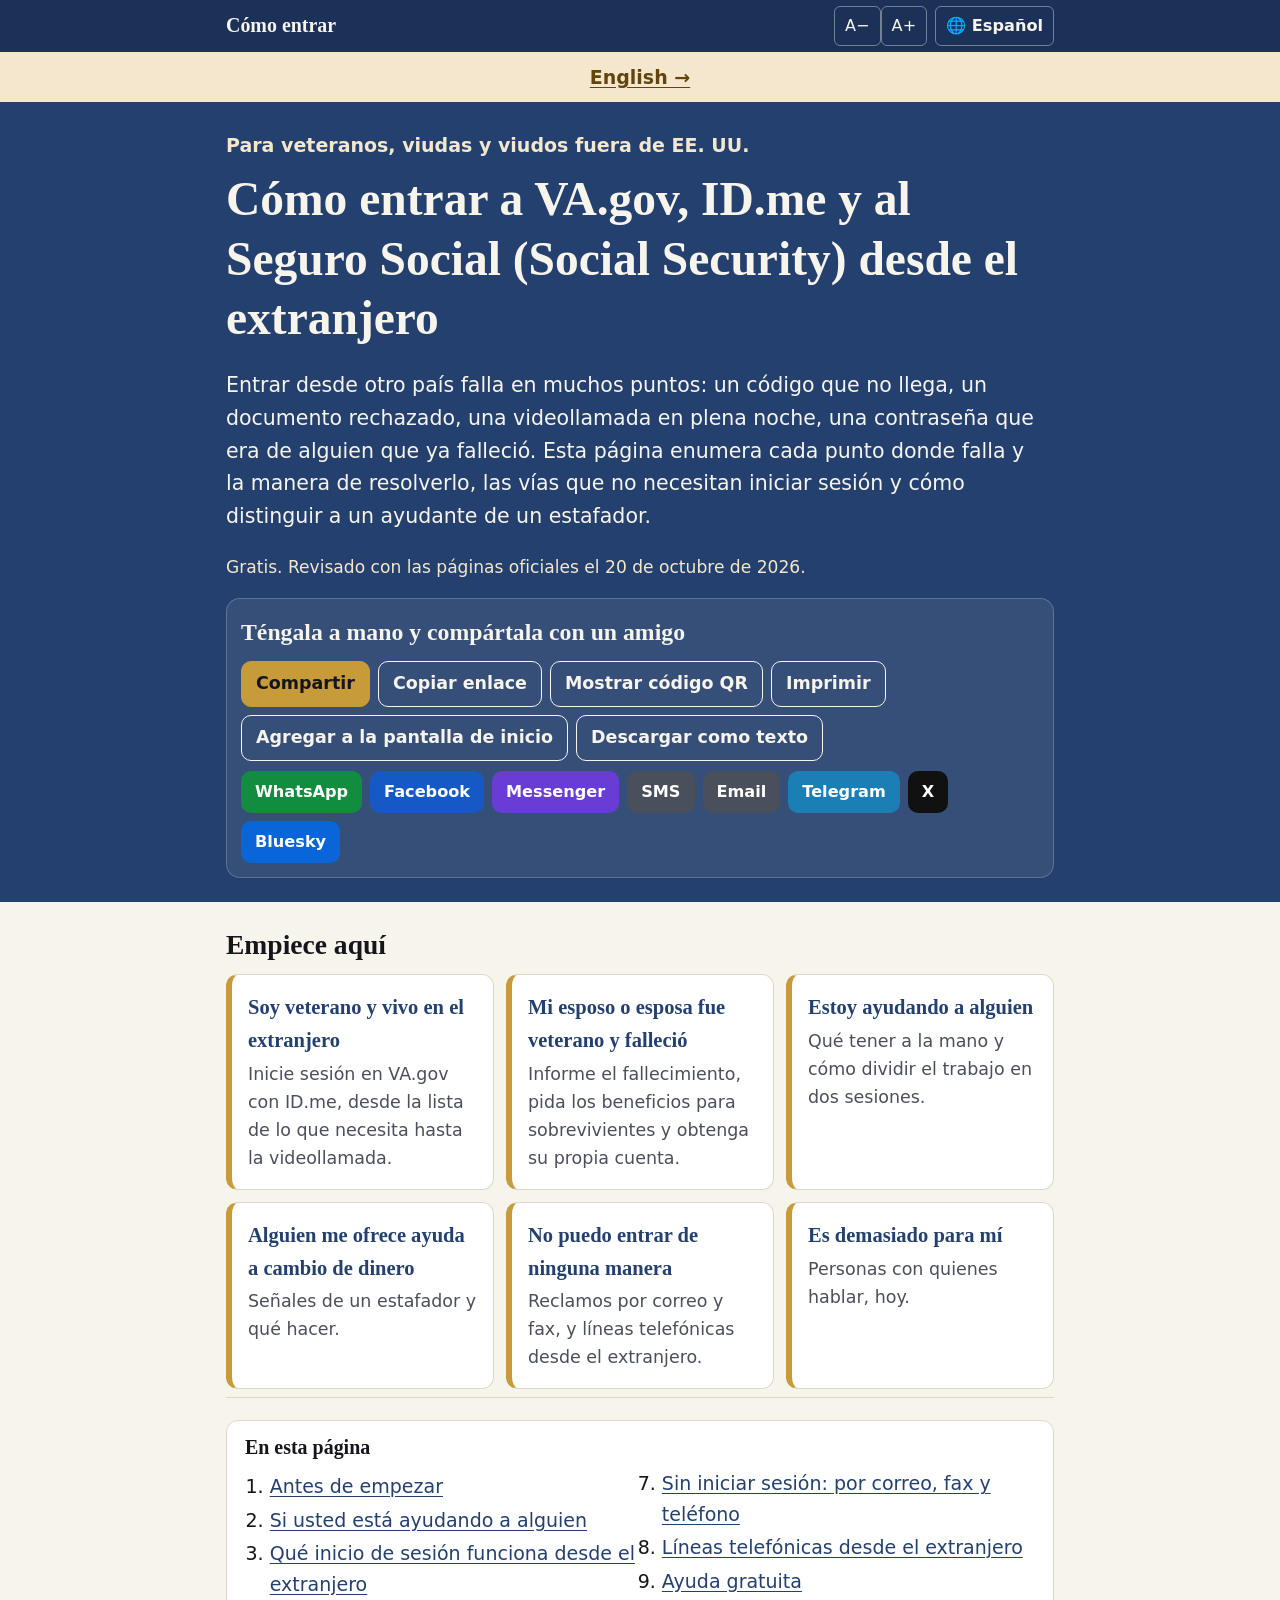
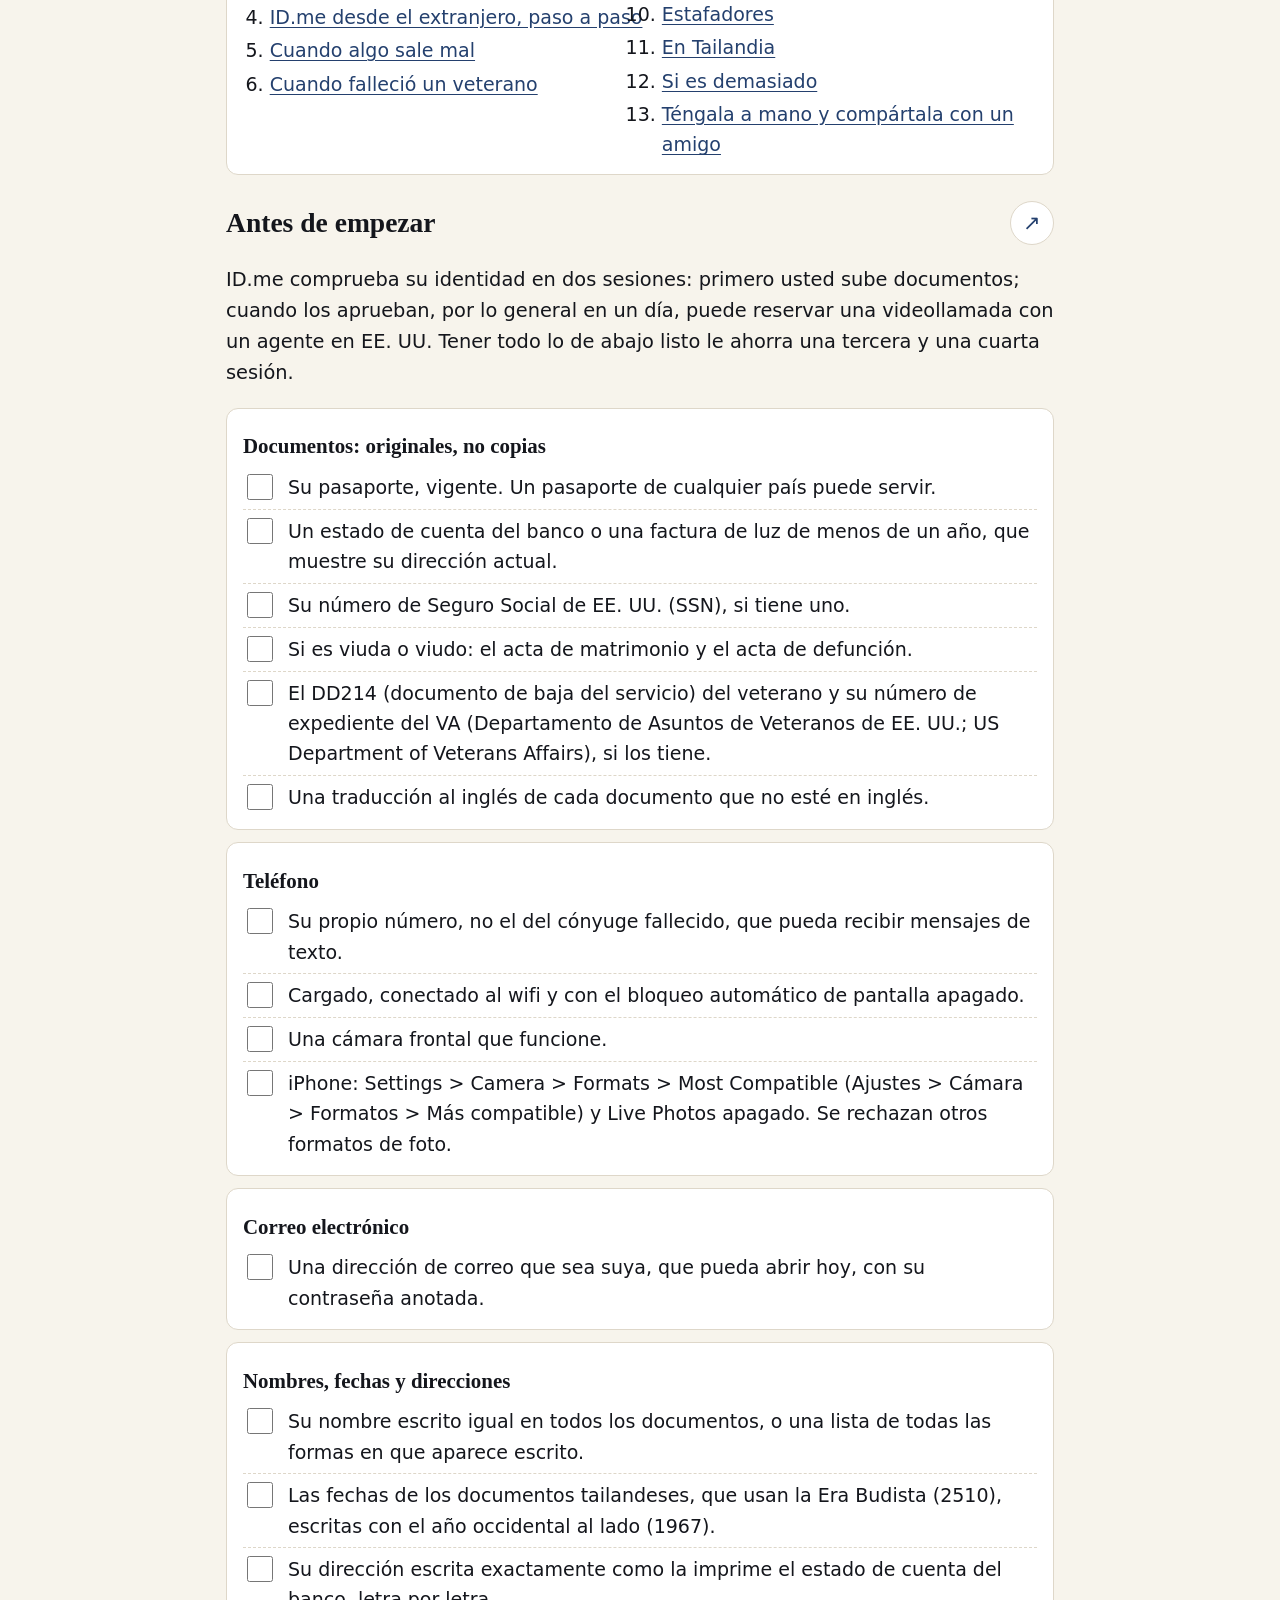
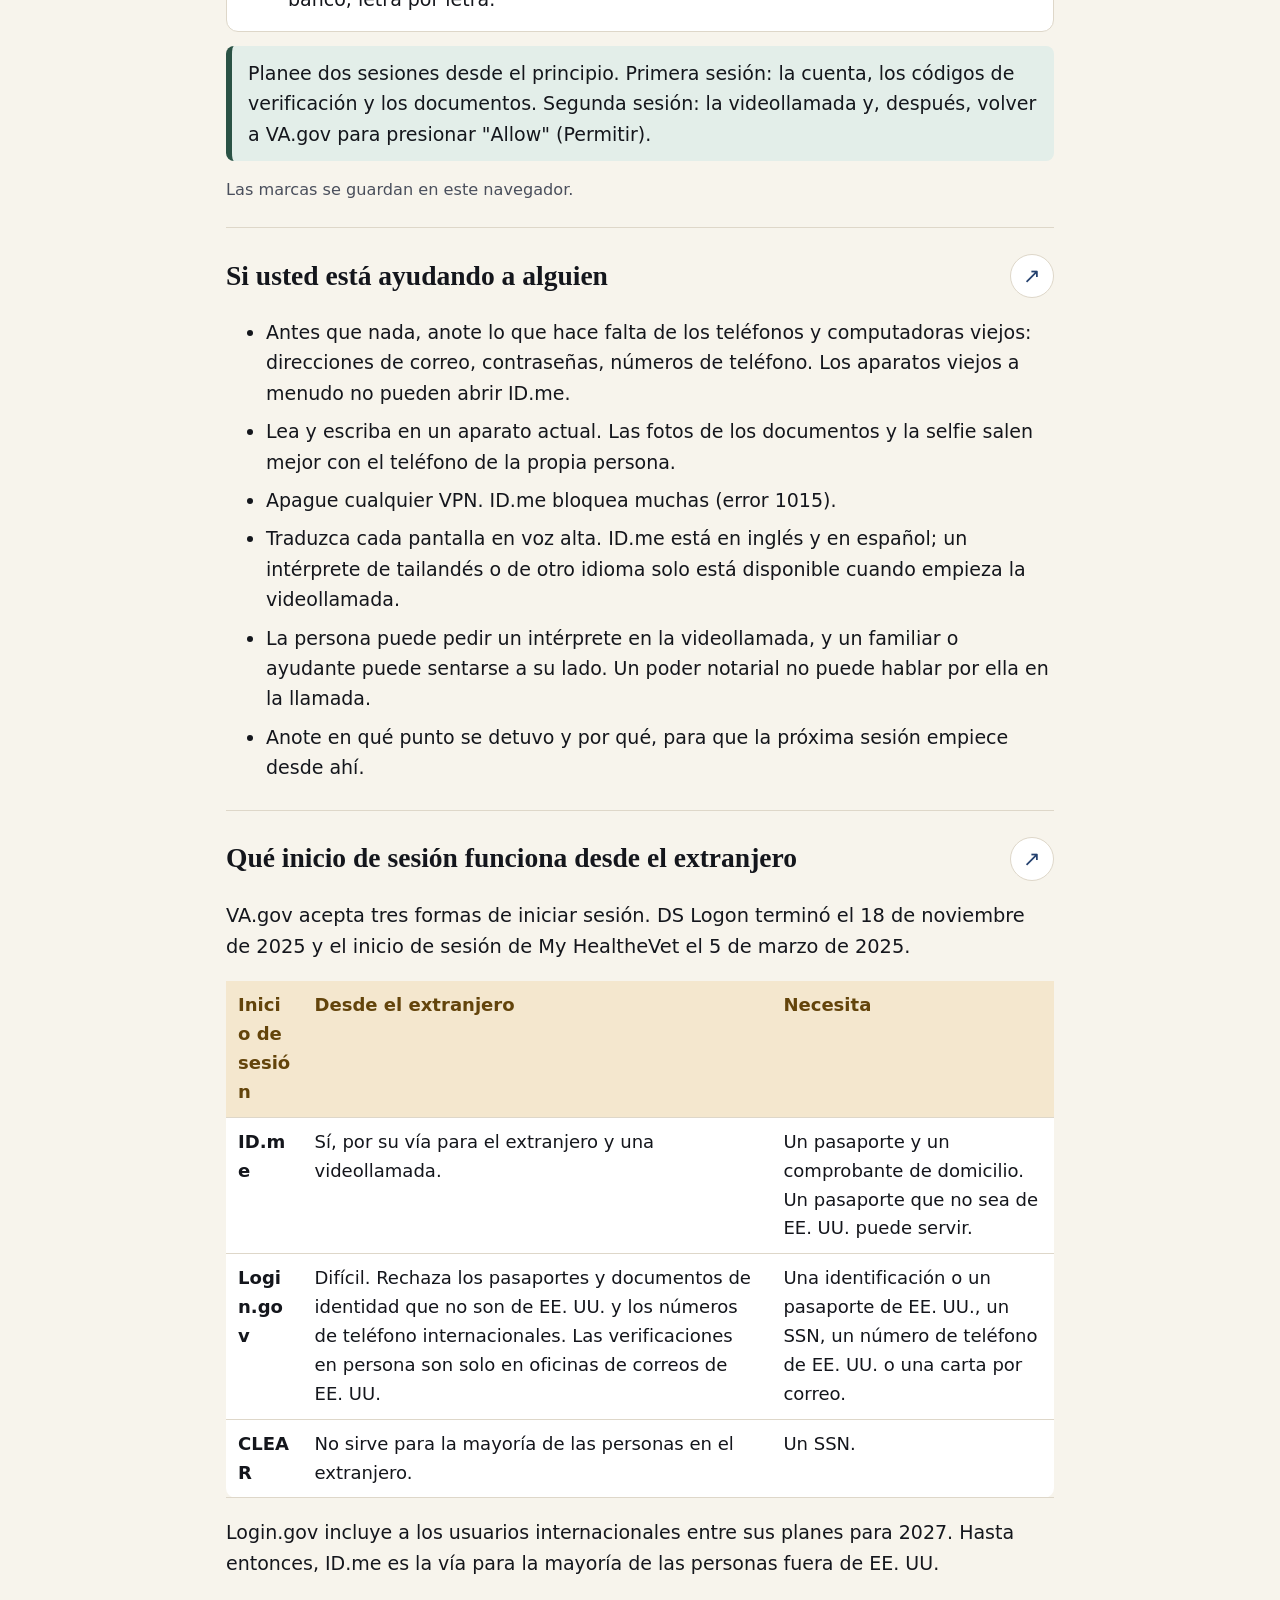
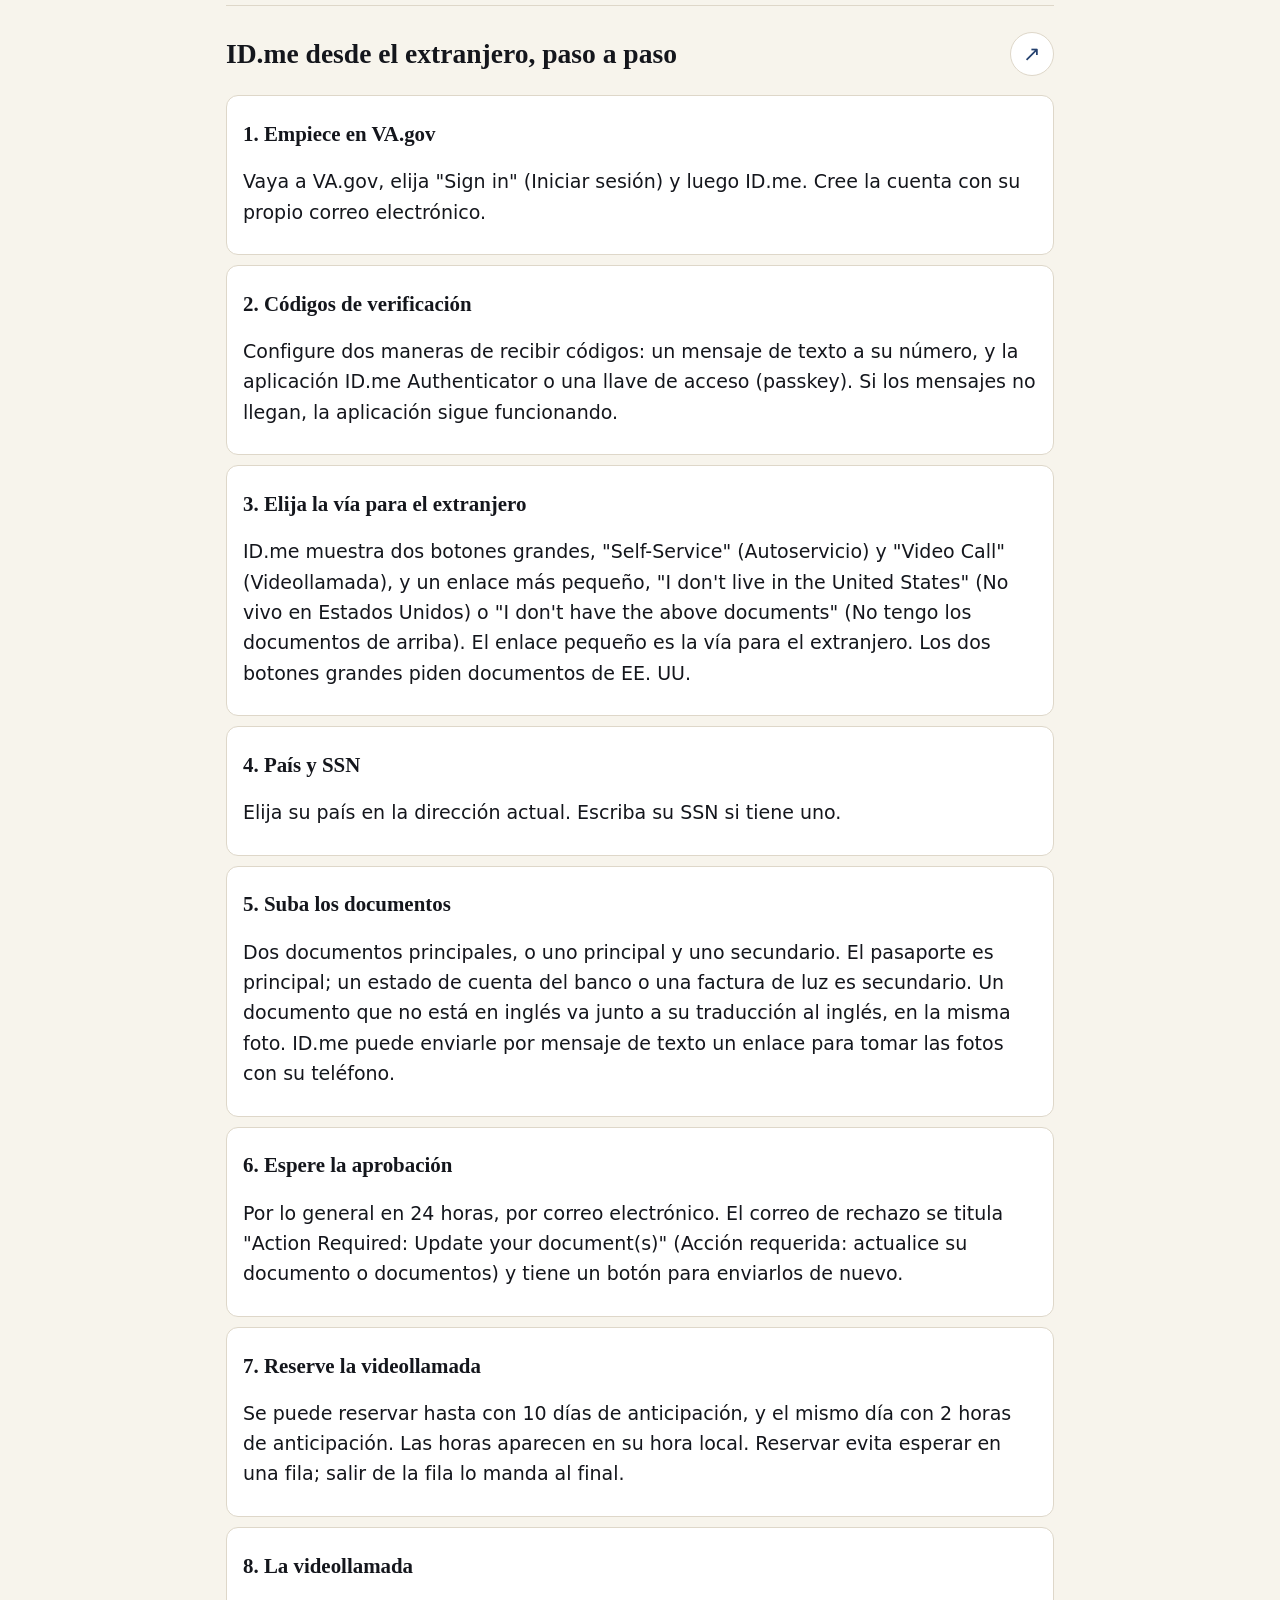
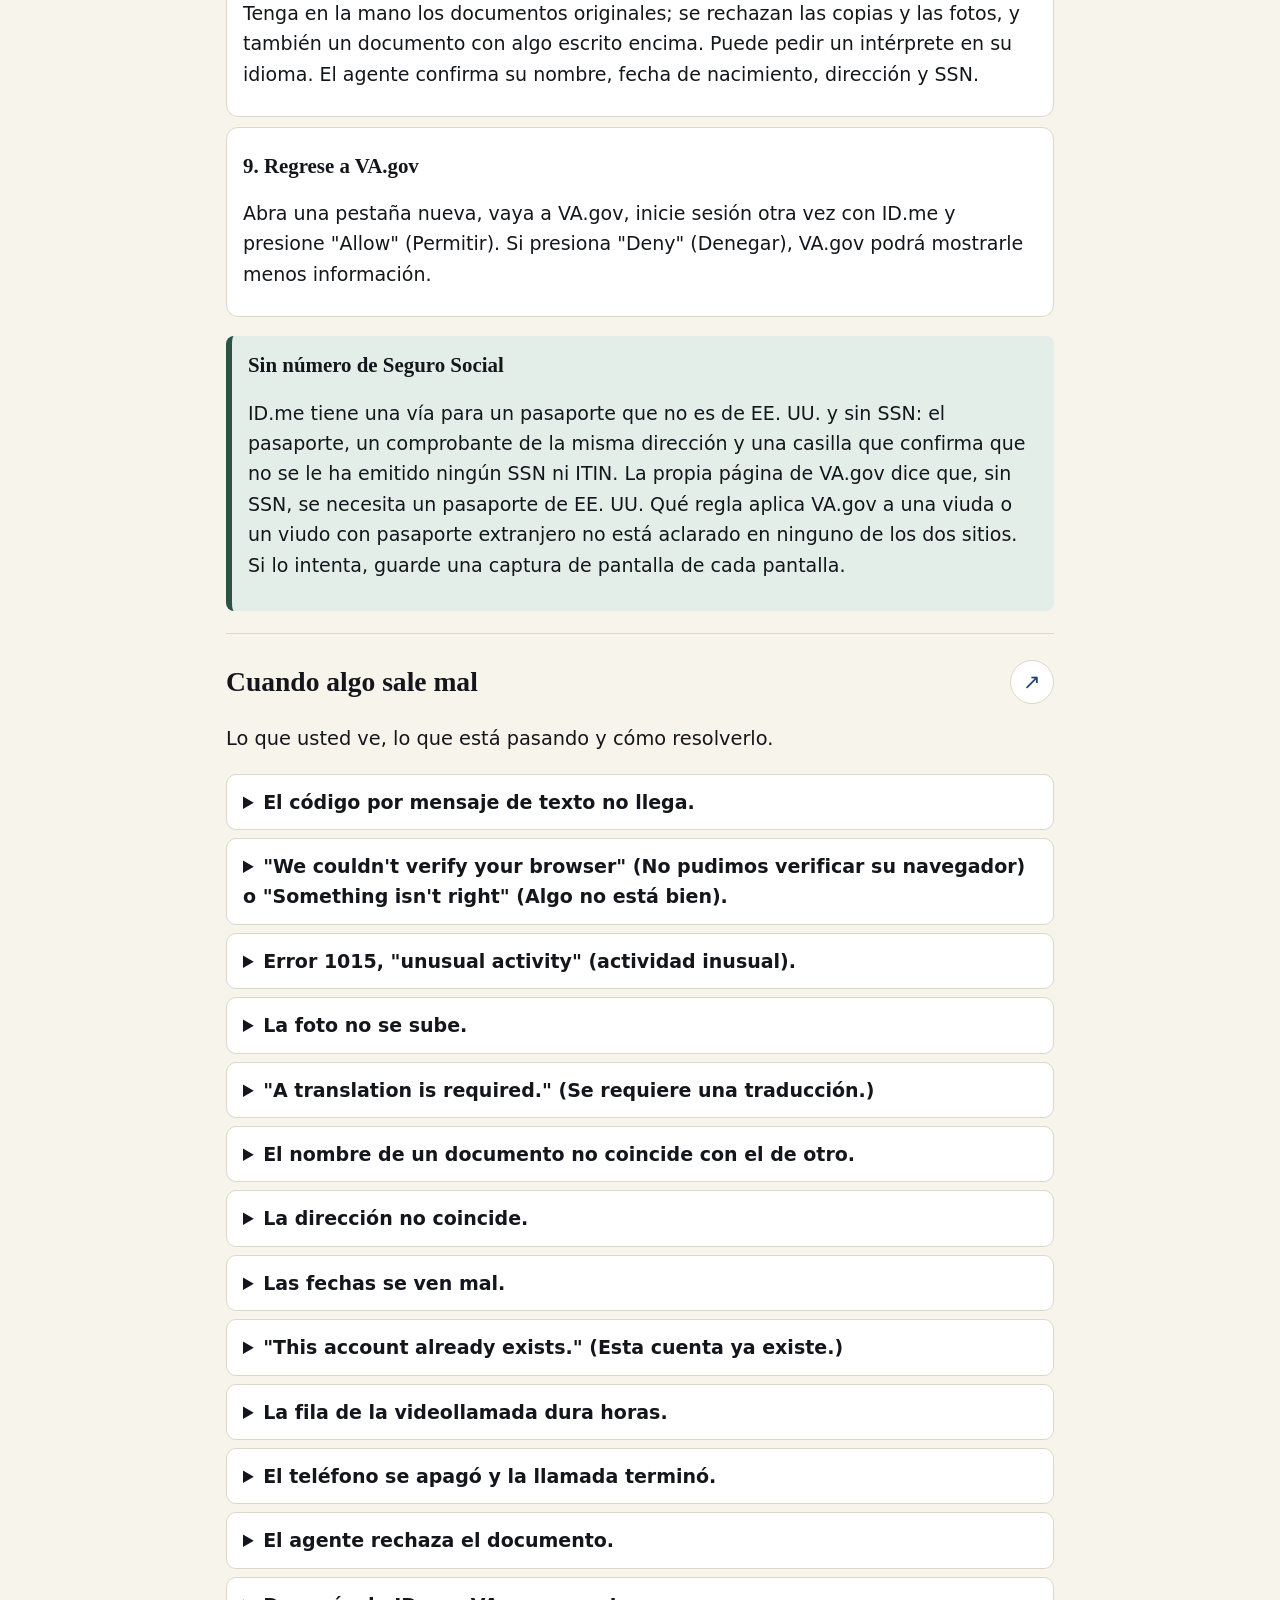
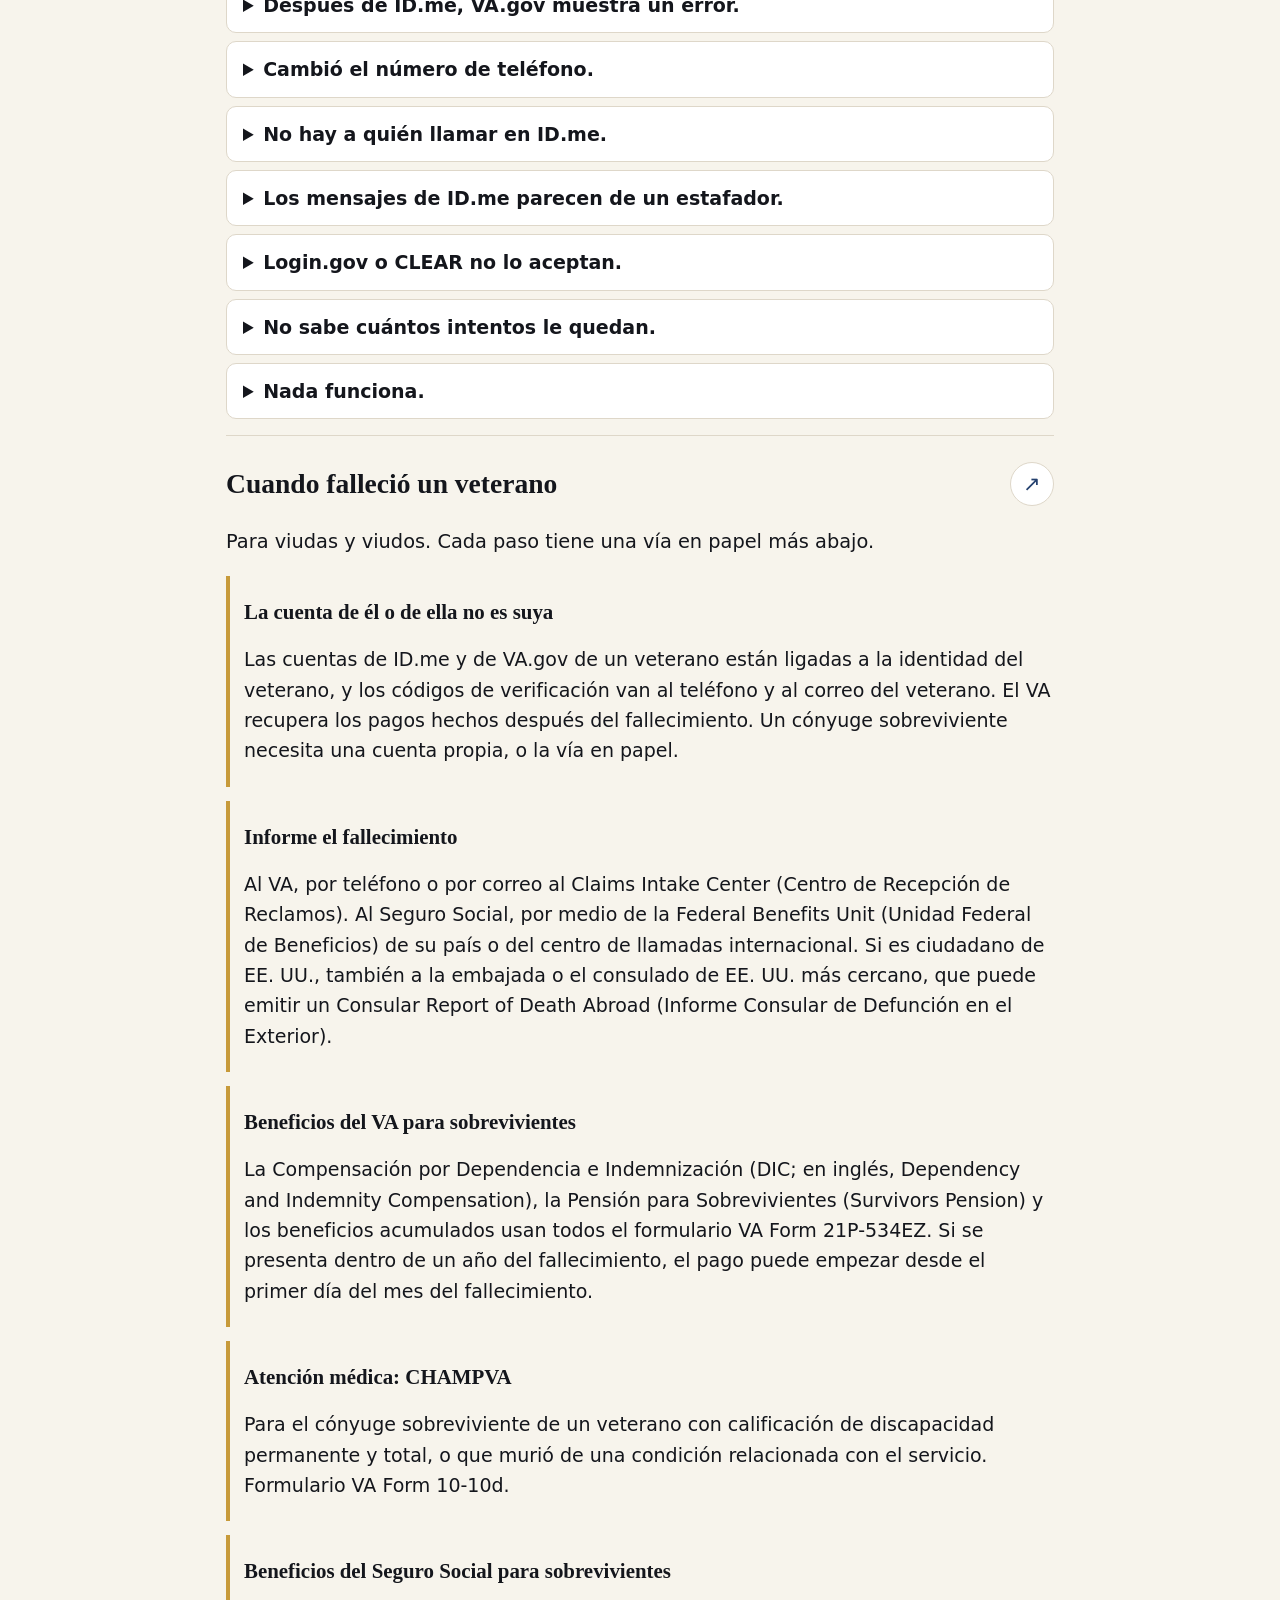
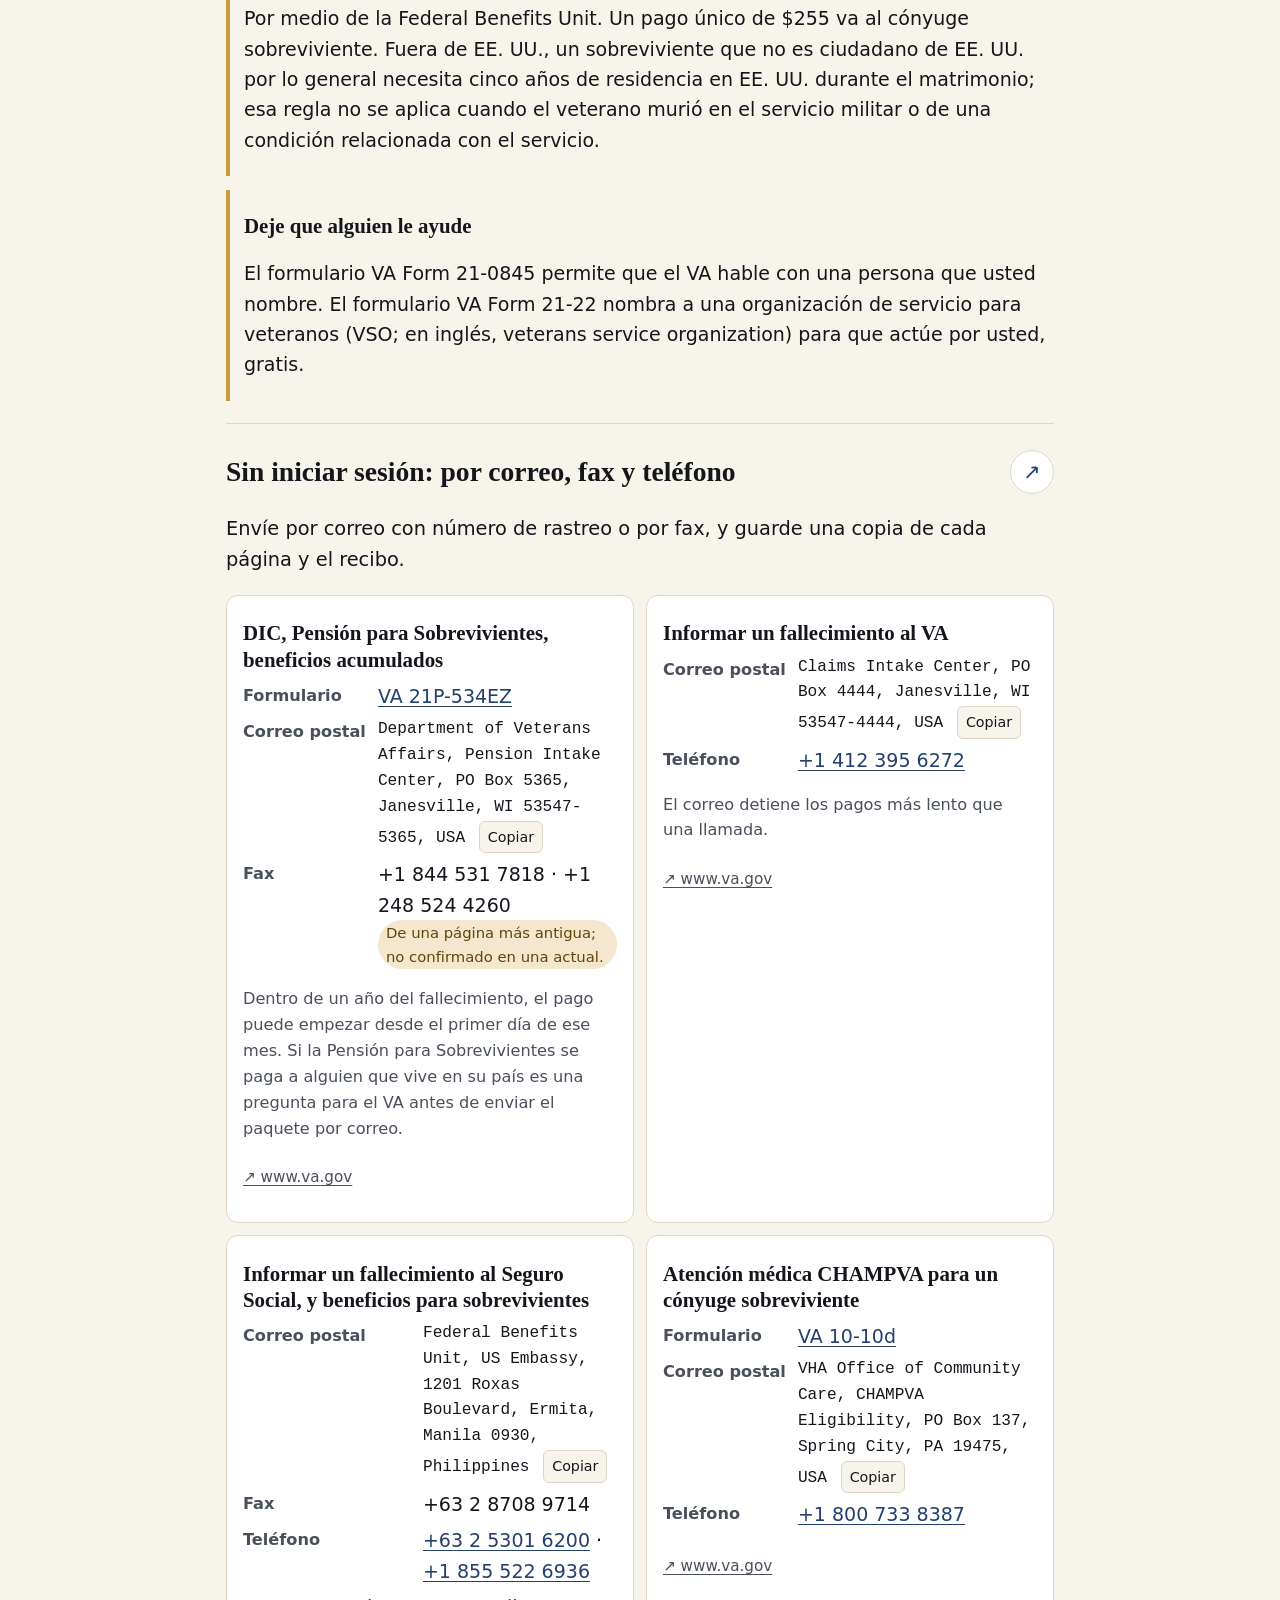
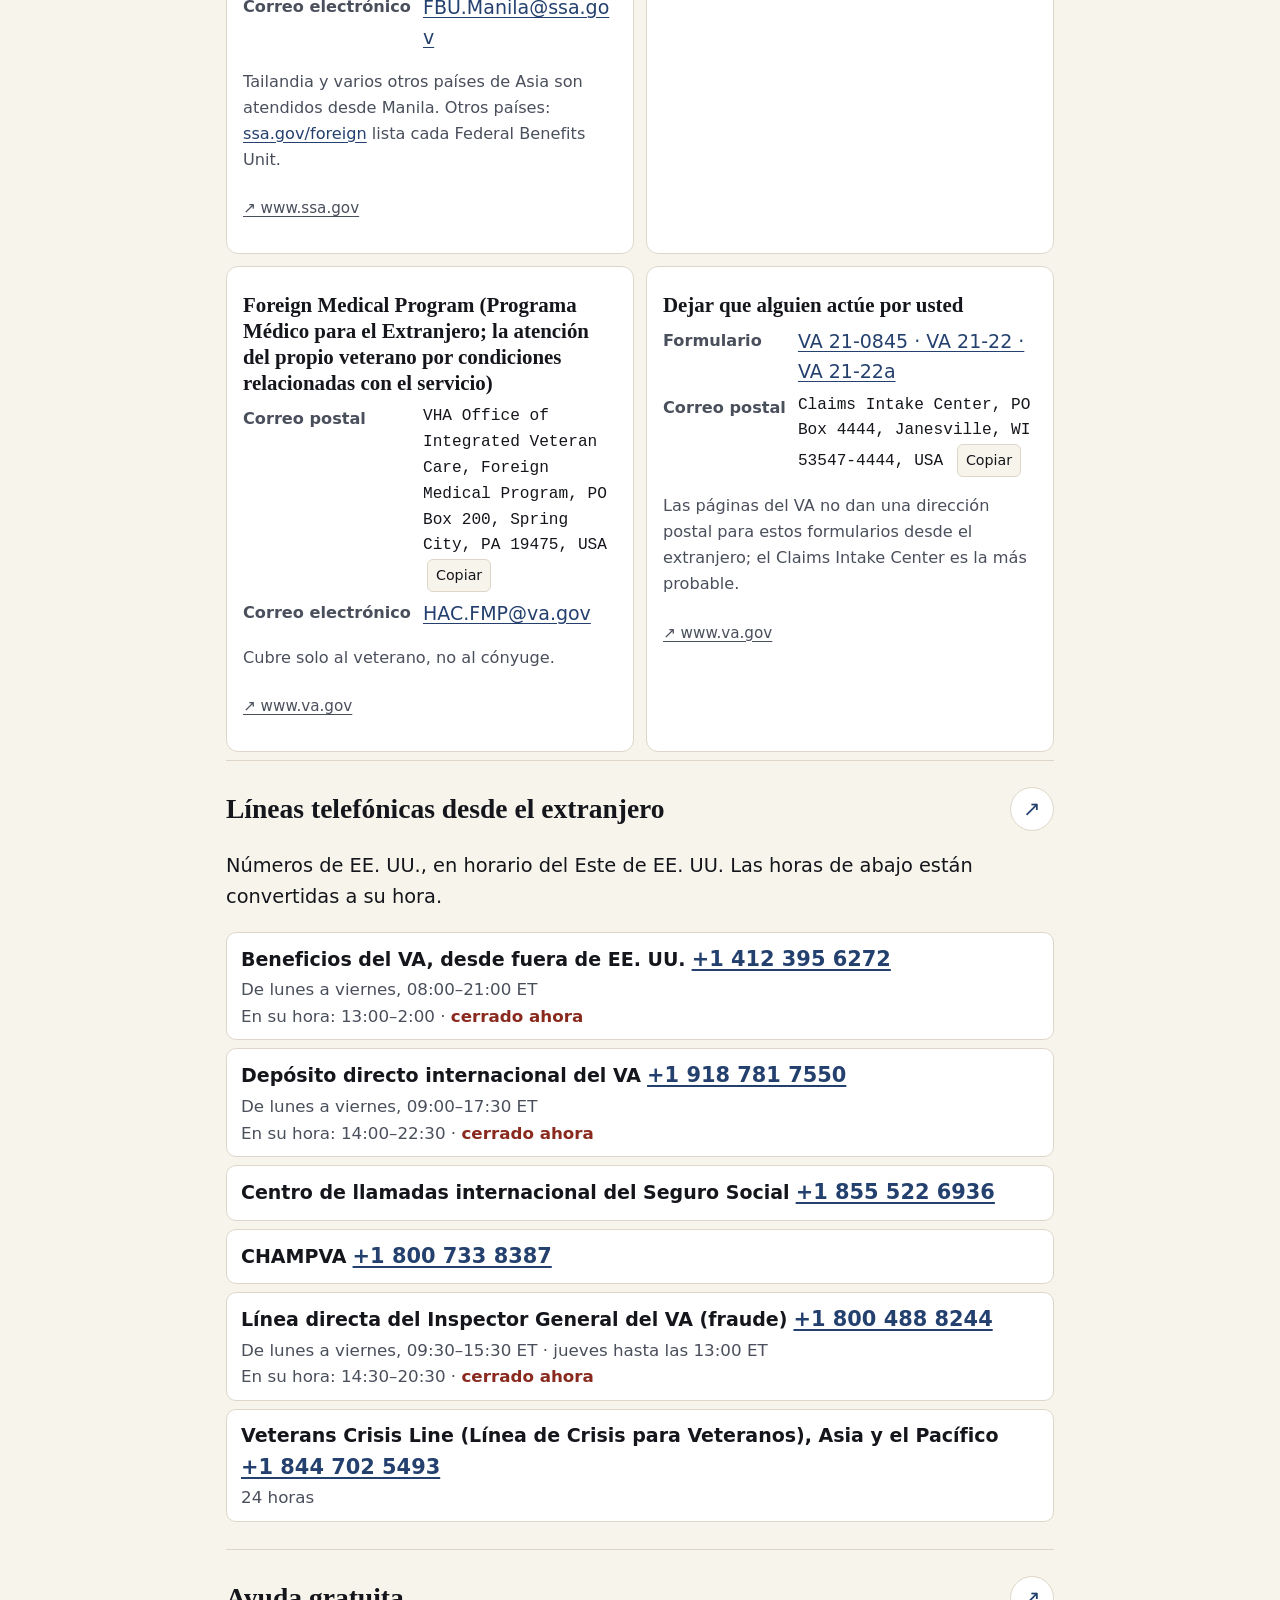
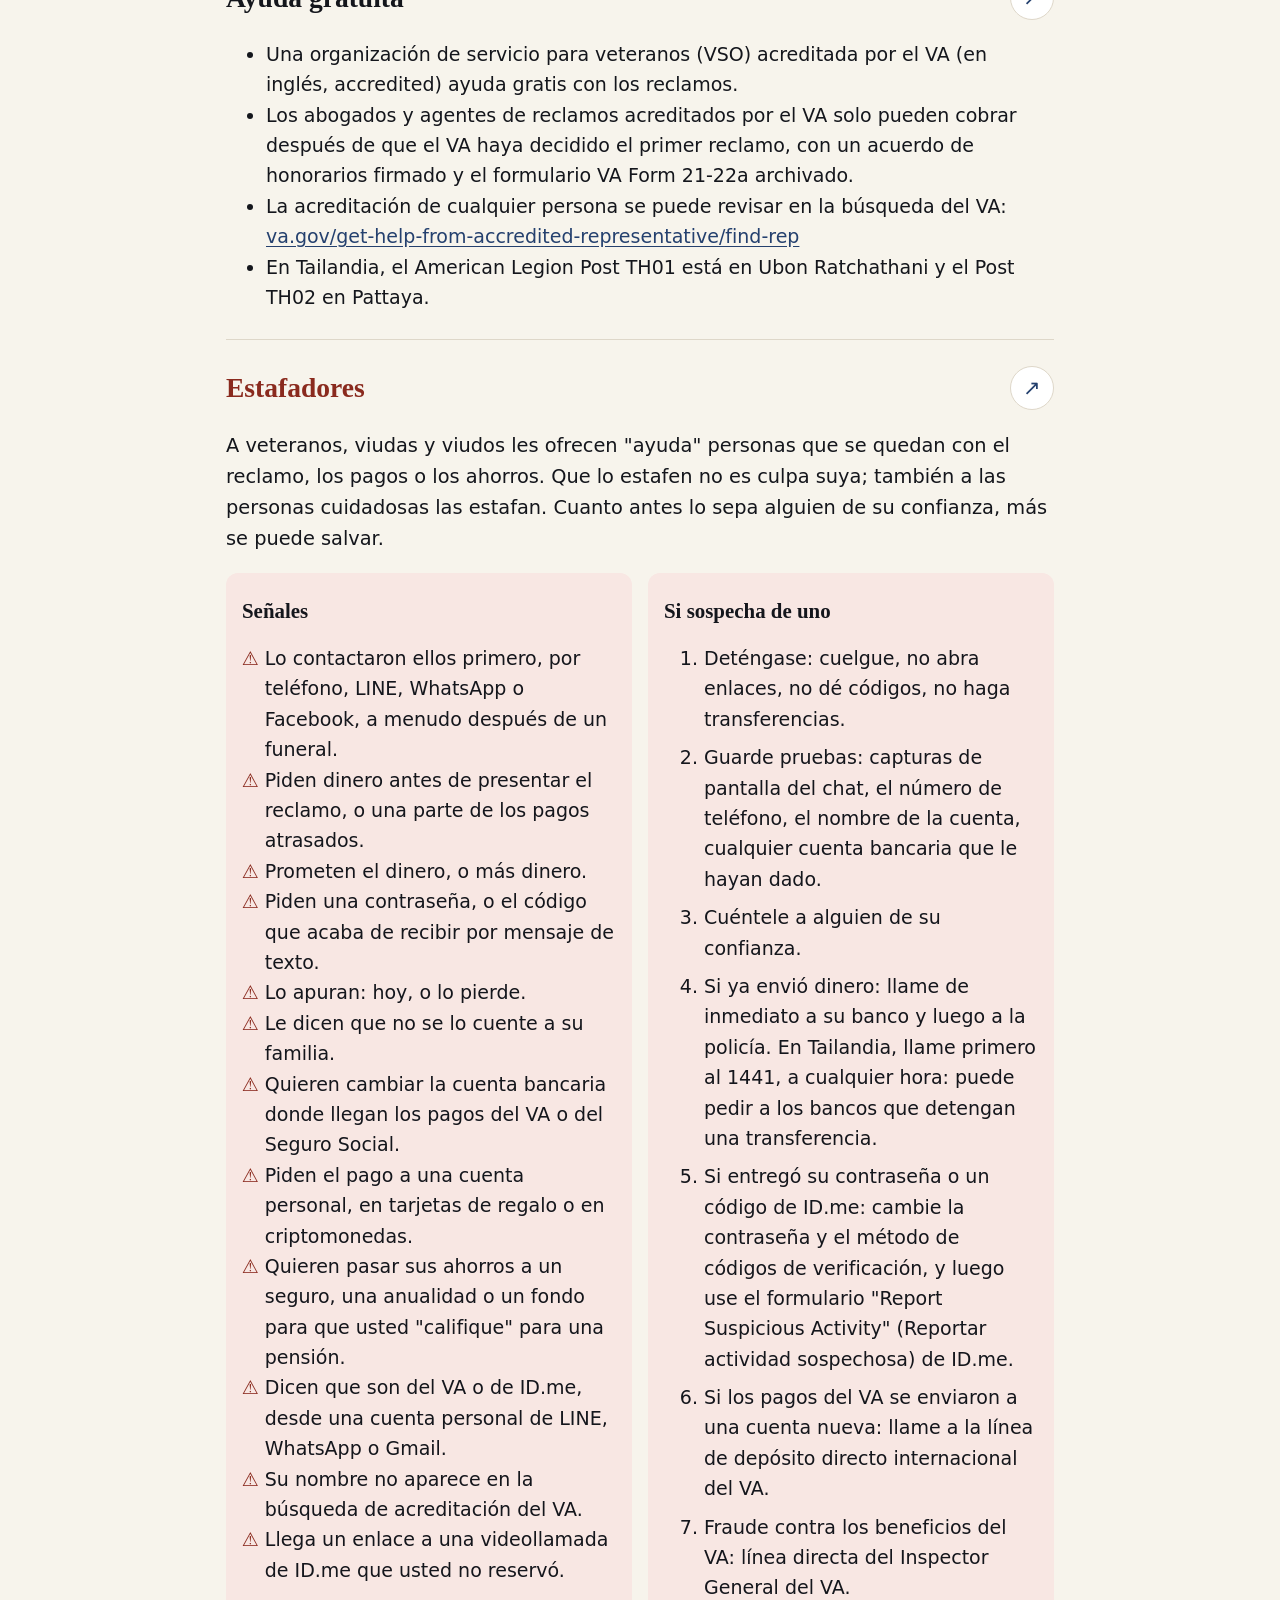
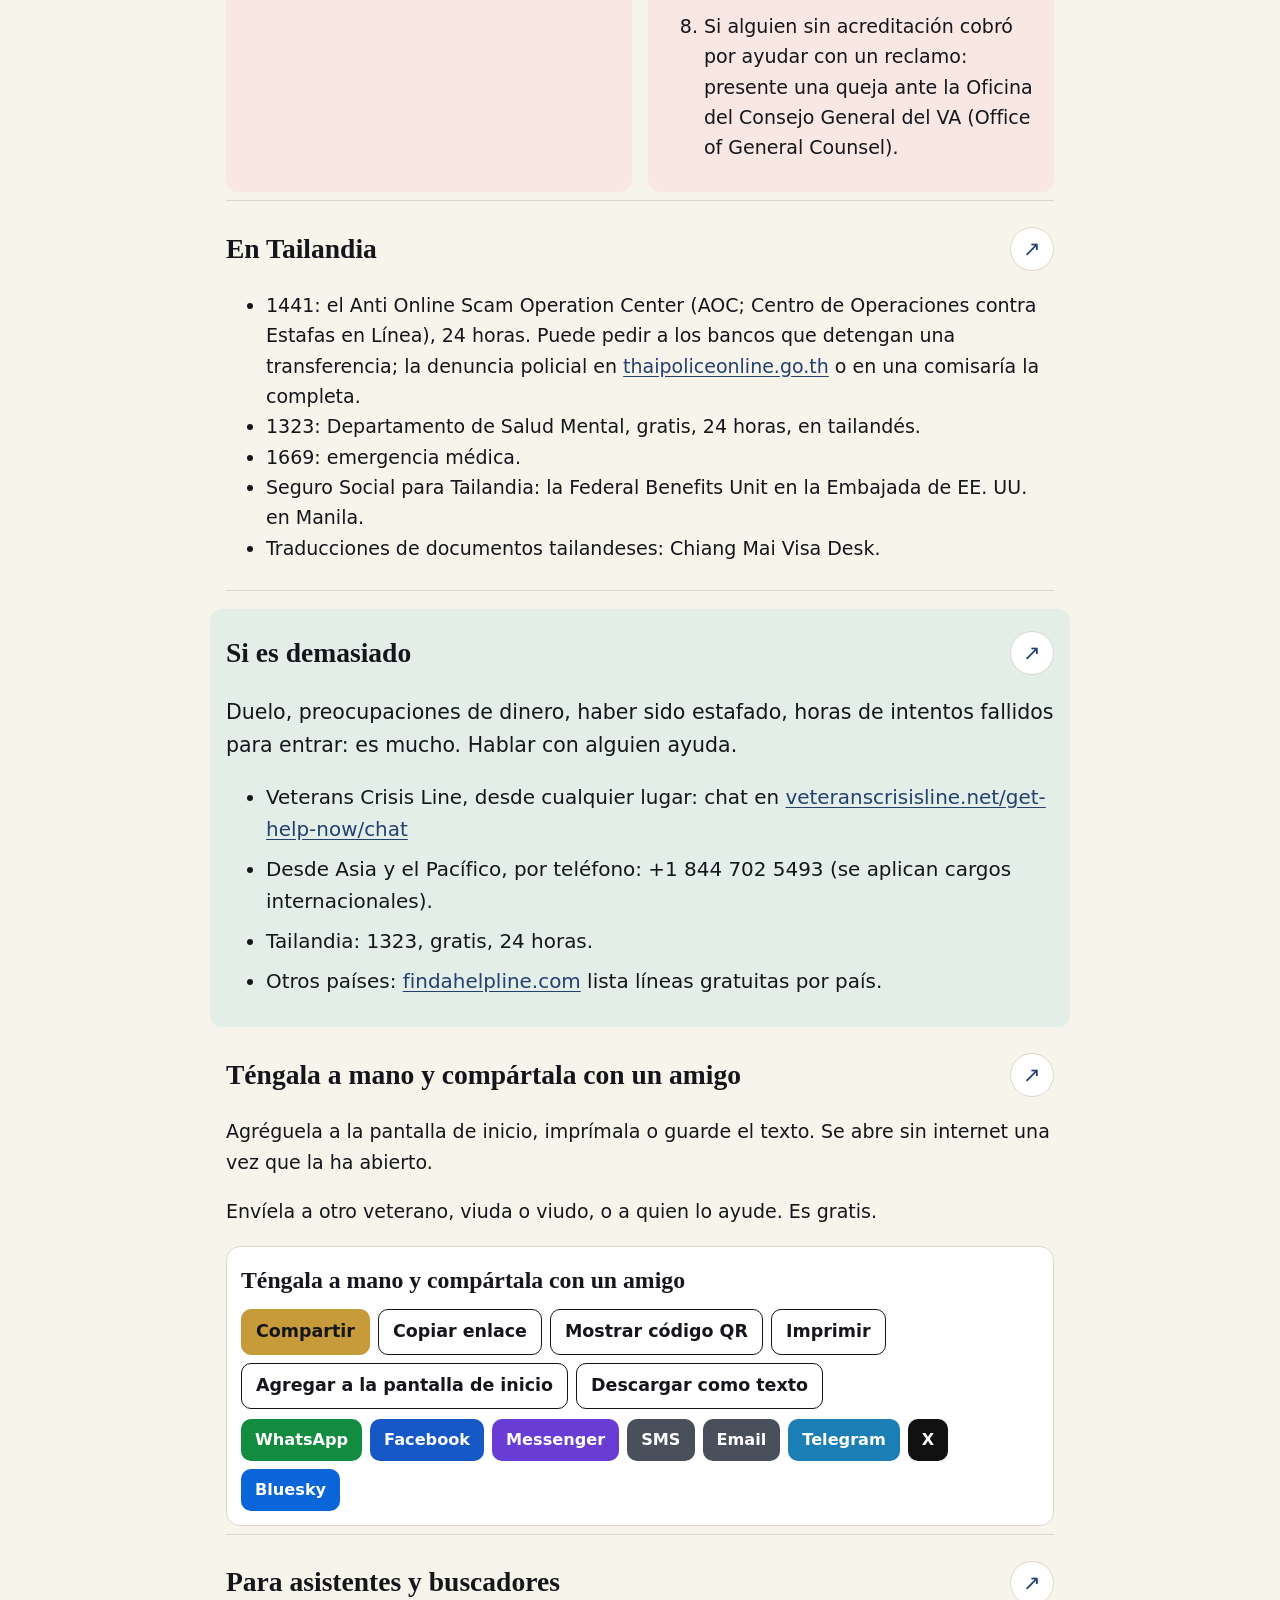
<file: docs/es/index.html>
<!doctype html>
<html lang="es" dir="ltr" translate="no" class="notranslate">
<head>
<meta charset="utf-8">
<meta name="viewport" content="width=device-width, initial-scale=1">
<meta name="google" content="notranslate">
<title>Cómo entrar: VA, ID.me y Seguro Social desde el extranjero</title>
<meta name="description" content="Una guía gratuita para veteranos, viudas y viudos fuera de EE. UU.: cómo iniciar sesión en VA.gov con ID.me, lo que sale mal y cómo resolverlo, reclamos en papel sin iniciar sesión, cómo reconocer a los estafadores y a quién llamar.">
<link rel="canonical" href="https://nanobotco.github.io/getting-in/es/">
<link rel="alternate" hreflang="en" href="https://nanobotco.github.io/getting-in/"><link rel="alternate" hreflang="es" href="https://nanobotco.github.io/getting-in/es/"><link rel="alternate" hreflang="tl" href="https://nanobotco.github.io/getting-in/tl/"><link rel="alternate" hreflang="th" href="https://nanobotco.github.io/getting-in/th/"><link rel="alternate" hreflang="vi" href="https://nanobotco.github.io/getting-in/vi/"><link rel="alternate" hreflang="ko" href="https://nanobotco.github.io/getting-in/ko/"><link rel="alternate" hreflang="ja" href="https://nanobotco.github.io/getting-in/ja/"><link rel="alternate" hreflang="de" href="https://nanobotco.github.io/getting-in/de/"><link rel="alternate" hreflang="it" href="https://nanobotco.github.io/getting-in/it/"><link rel="alternate" hreflang="zh-Hans" href="https://nanobotco.github.io/getting-in/zh/"><link rel="alternate" hreflang="lo" href="https://nanobotco.github.io/getting-in/lo/"><link rel="alternate" hreflang="km" href="https://nanobotco.github.io/getting-in/km/"><link rel="alternate" hreflang="x-default" href="https://nanobotco.github.io/getting-in/">
<meta property="og:type" content="website">
<meta property="og:title" content="Cómo entrar: VA, ID.me y Seguro Social desde el extranjero">
<meta property="og:description" content="Una guía gratuita para veteranos, viudas y viudos fuera de EE. UU.: cómo iniciar sesión en VA.gov con ID.me, lo que sale mal y cómo resolverlo, reclamos en papel sin iniciar sesión, cómo reconocer a los estafadores y a quién llamar.">
<meta property="og:url" content="https://nanobotco.github.io/getting-in/es/">
<meta property="og:image" content="https://nanobotco.github.io/getting-in/es/card.png">
<meta property="og:image:alt" content="Cómo entrar · VA · ID.me · Seguro Social · desde el extranjero">
<meta name="twitter:image:alt" content="Cómo entrar · VA · ID.me · Seguro Social · desde el extranjero">
<meta property="og:image:width" content="1200"><meta property="og:image:height" content="630">
<meta property="og:locale" content="es">
<meta name="twitter:card" content="summary_large_image">
<meta name="twitter:title" content="Cómo entrar: VA, ID.me y Seguro Social desde el extranjero">
<meta name="twitter:description" content="Una guía gratuita para veteranos, viudas y viudos fuera de EE. UU.: cómo iniciar sesión en VA.gov con ID.me, lo que sale mal y cómo resolverlo, reclamos en papel sin iniciar sesión, cómo reconocer a los estafadores y a quién llamar.">
<meta name="twitter:image" content="https://nanobotco.github.io/getting-in/es/card.png">
<meta name="theme-color" content="#24406E">
<link rel="manifest" href="../manifest.webmanifest">
<link rel="icon" href="../assets/icon.svg" type="image/svg+xml">
<link rel="apple-touch-icon" href="../assets/icon-192.png">

<link rel="stylesheet" href="../assets/style.css?v=cb8917d4">
<script type="application/ld+json">{"@context": "https://schema.org", "@type": "WebPage", "name": "Cómo entrar: VA, ID.me y Seguro Social desde el extranjero", "description": "Una guía gratuita para veteranos, viudas y viudos fuera de EE. UU.: cómo iniciar sesión en VA.gov con ID.me, lo que sale mal y cómo resolverlo, reclamos en papel sin iniciar sesión, cómo reconocer a los estafadores y a quién llamar.", "url": "https://nanobotco.github.io/getting-in/es/", "inLanguage": "es", "isAccessibleForFree": true, "dateModified": "2026-10-20", "audience": {"@type": "Audience", "audienceType": "US veterans and surviving spouses living outside the United States"}, "publisher": {"@type": "Organization", "name": "Hongdam", "url": "https://hongdam.net/"}, "about": [{"@type": "GovernmentService", "name": "VA.gov sign-in"}, {"@type": "Thing", "name": "ID.me"}, {"@type": "GovernmentService", "name": "Dependency and Indemnity Compensation"}]}</script><script type="application/ld+json">{"@context": "https://schema.org", "@type": "FAQPage", "inLanguage": "es", "mainEntity": [{"@type": "Question", "name": "El código por mensaje de texto no llega.", "acceptedAnswer": {"@type": "Answer", "text": "Los mensajes a algunos países llegan tarde o no llegan. Presione \"Resend\" (Reenviar) y luego \"Call me\" (Llámeme). Un segundo método configurado de antemano, la aplicación ID.me Authenticator o una llave de acceso (passkey), funciona sin mensajes de texto."}}, {"@type": "Question", "name": "\"We couldn't verify your browser\" (No pudimos verificar su navegador) o \"Something isn't right\" (Algo no está bien).", "acceptedAnswer": {"@type": "Answer", "text": "El navegador es muy viejo, o JavaScript está apagado. Use una versión actual de Chrome, Safari, Edge o Firefox, sin extensiones."}}, {"@type": "Question", "name": "Error 1015, \"unusual activity\" (actividad inusual).", "acceptedAnswer": {"@type": "Answer", "text": "Hay una VPN o un proxy activado. Apáguelo e intente de nuevo."}}, {"@type": "Question", "name": "La foto no se sube.", "acceptedAnswer": {"@type": "Answer", "text": "Se rechazan las fotos de iPhone en formato HEIC y las Live Photos. Settings > Camera > Formats > Most Compatible (Ajustes > Cámara > Formatos > Más compatible)."}}, {"@type": "Question", "name": "\"A translation is required.\" (Se requiere una traducción.)", "acceptedAnswer": {"@type": "Answer", "text": "Un documento que no está en inglés se debe fotografiar junto a su traducción al inglés, las dos en una sola foto."}}, {"@type": "Question", "name": "El nombre de un documento no coincide con el de otro.", "acceptedAnswer": {"@type": "Answer", "text": "Los nombres en tailandés, lao, jemer, coreano, chino y otras escrituras se escriben en inglés de maneras distintas en distintos papeles. Lleve todos los documentos que muestren el nombre, y una traducción que siga la ortografía del pasaporte."}}, {"@type": "Question", "name": "La dirección no coincide.", "acceptedAnswer": {"@type": "Answer", "text": "Un banco y una empresa de servicios pueden escribir la misma dirección de forma distinta en inglés. Escriba la dirección exactamente como la imprime el documento que sube."}}, {"@type": "Question", "name": "Las fechas se ven mal.", "acceptedAnswer": {"@type": "Answer", "text": "Los documentos tailandeses cuentan los años en la Era Budista, 543 años adelante: 2510 es 1967. Una traducción puede dar las dos."}}, {"@type": "Question", "name": "\"This account already exists.\" (Esta cuenta ya existe.)", "acceptedAnswer": {"@type": "Answer", "text": "Cada persona puede tener una sola cuenta de ID.me verificada. El mensaje puede mostrar solo iniciales y el final de una dirección de correo. Esa pista le dice cuál dirección de correo vieja tiene la cuenta."}}, {"@type": "Question", "name": "La fila de la videollamada dura horas.", "acceptedAnswer": {"@type": "Answer", "text": "Los agentes están en EE. UU. Reserve una hora en lugar de hacer fila; la reserva se abre cuando aprueban los documentos."}}, {"@type": "Question", "name": "El teléfono se apagó y la llamada terminó.", "acceptedAnswer": {"@type": "Answer", "text": "Apague el bloqueo automático de pantalla, conecte el cargador, siga en wifi y reserve de nuevo."}}, {"@type": "Question", "name": "El agente rechaza el documento.", "acceptedAnswer": {"@type": "Answer", "text": "Se rechazan las copias, las fotos de documentos, los pasaportes vencidos, las identificaciones temporales y los documentos con algo escrito. El reflejo de la luz y los pliegues también pueden hacerlo fallar. Originales, planos y con buena luz."}}, {"@type": "Question", "name": "Después de ID.me, VA.gov muestra un error.", "acceptedAnswer": {"@type": "Answer", "text": "La sesión de VA.gov se agotó mientras usted no estaba. Cierre la pestaña, abra una nueva, inicie sesión otra vez y presione \"Allow\" (Permitir)."}}, {"@type": "Question", "name": "Cambió el número de teléfono.", "acceptedAnswer": {"@type": "Answer", "text": "Un número nuevo significa restablecer los códigos de verificación en ID.me, y a veces una videollamada más larga para confirmar que es usted."}}, {"@type": "Question", "name": "No hay a quién llamar en ID.me.", "acceptedAnswer": {"@type": "Answer", "text": "El apoyo de ID.me es por chat y por un formulario en línea, en inglés y en español. El chat es lo más rápido, con la persona presente."}}, {"@type": "Question", "name": "Los mensajes de ID.me parecen de un estafador.", "acceptedAnswer": {"@type": "Answer", "text": "ID.me envía códigos y enlaces por mensaje de texto y por correo, en inglés. Espérelos durante las sesiones; un mensaje que usted no pidió, de alguien que quiere que le lea un código, es del estafador."}}, {"@type": "Question", "name": "Login.gov o CLEAR no lo aceptan.", "acceptedAnswer": {"@type": "Answer", "text": "Los dos piden un número de Seguro Social de EE. UU., y Login.gov pide documentos de EE. UU. ID.me es la vía desde el extranjero."}}, {"@type": "Question", "name": "No sabe cuántos intentos le quedan.", "acceptedAnswer": {"@type": "Answer", "text": "ID.me no publica un límite. Después de dos fallos en el mismo paso, el siguiente paso es la vía de la videollamada."}}, {"@type": "Question", "name": "Nada funciona.", "acceptedAnswer": {"@type": "Answer", "text": "La mayoría de los reclamos se pueden hacer en papel, por correo o fax, sin iniciar sesión. Vea más abajo."}}]}</script><script type="application/ld+json">{"@context": "https://schema.org", "@type": "HowTo", "name": "ID.me desde el extranjero, paso a paso", "inLanguage": "es", "step": [{"@type": "HowToStep", "name": "1. Empiece en VA.gov", "text": "Vaya a VA.gov, elija \"Sign in\" (Iniciar sesión) y luego ID.me. Cree la cuenta con su propio correo electrónico."}, {"@type": "HowToStep", "name": "2. Códigos de verificación", "text": "Configure dos maneras de recibir códigos: un mensaje de texto a su número, y la aplicación ID.me Authenticator o una llave de acceso (passkey). Si los mensajes no llegan, la aplicación sigue funcionando."}, {"@type": "HowToStep", "name": "3. Elija la vía para el extranjero", "text": "ID.me muestra dos botones grandes, \"Self-Service\" (Autoservicio) y \"Video Call\" (Videollamada), y un enlace más pequeño, \"I don't live in the United States\" (No vivo en Estados Unidos) o \"I don't have the above documents\" (No tengo los documentos de arriba). El enlace pequeño es la vía para el extranjero. Los dos botones grandes piden documentos de EE. UU."}, {"@type": "HowToStep", "name": "4. País y SSN", "text": "Elija su país en la dirección actual. Escriba su SSN si tiene uno."}, {"@type": "HowToStep", "name": "5. Suba los documentos", "text": "Dos documentos principales, o uno principal y uno secundario. El pasaporte es principal; un estado de cuenta del banco o una factura de luz es secundario. Un documento que no está en inglés va junto a su traducción al inglés, en la misma foto. ID.me puede enviarle por mensaje de texto un enlace para tomar las fotos con su teléfono."}, {"@type": "HowToStep", "name": "6. Espere la aprobación", "text": "Por lo general en 24 horas, por correo electrónico. El correo de rechazo se titula \"Action Required: Update your document(s)\" (Acción requerida: actualice su documento o documentos) y tiene un botón para enviarlos de nuevo."}, {"@type": "HowToStep", "name": "7. Reserve la videollamada", "text": "Se puede reservar hasta con 10 días de anticipación, y el mismo día con 2 horas de anticipación. Las horas aparecen en su hora local. Reservar evita esperar en una fila; salir de la fila lo manda al final."}, {"@type": "HowToStep", "name": "8. La videollamada", "text": "Tenga en la mano los documentos originales; se rechazan las copias y las fotos, y también un documento con algo escrito encima. Puede pedir un intérprete en su idioma. El agente confirma su nombre, fecha de nacimiento, dirección y SSN."}, {"@type": "HowToStep", "name": "9. Regrese a VA.gov", "text": "Abra una pestaña nueva, vaya a VA.gov, inicie sesión otra vez con ID.me y presione \"Allow\" (Permitir). Si presiona \"Deny\" (Denegar), VA.gov podrá mostrarle menos información."}]}</script>
</head>
<body class="notranslate lang-es" data-url="https://nanobotco.github.io/getting-in/es/" data-title="Cómo entrar: VA, ID.me y Seguro Social desde el extranjero" data-text="Guía gratuita para veteranos, viudas y viudos en el extranjero: VA.gov, ID.me, Seguro Social, reclamos en papel y cómo reconocer a los estafadores. Téngala a mano y compártala con un amigo." data-sw="../sw.js" data-ios="En iPhone: toque el botón &quot;Share&quot; (Compartir) y luego &quot;Add to Home Screen&quot; (Agregar a pantalla de inicio).">
<a class="skip" href="#start">Empiece aquí</a>
<header class="top">
  <div class="wrap top-row">
    <a class="brand" href="#">Cómo entrar</a>
    <div class="top-tools">
      <div class="size" role="group" aria-label="Tamaño del texto"><button type="button" data-size="-1" aria-label="Tamaño del texto −">A−</button><button type="button" data-size="1" aria-label="Tamaño del texto +">A+</button></div>
      <details class="langs"><summary aria-label="Idioma">🌐 Español</summary><nav class="lang-menu"><a href="../" lang="en">English</a><a href="../es/" lang="es" aria-current="page">Español</a><a href="../tl/" lang="tl">Filipino</a><a href="../th/" lang="th">ไทย</a><a href="../vi/" lang="vi">Tiếng Việt</a><a href="../ko/" lang="ko">한국어</a><a href="../ja/" lang="ja">日本語</a><a href="../de/" lang="de">Deutsch</a><a href="../it/" lang="it">Italiano</a><a href="../zh/" lang="zh-Hans">简体中文</a><a href="../lo/" lang="lo">ພາສາລາວ</a><a href="../km/" lang="km">ភាសាខ្មែរ</a></nav></details>
    </div>
  </div>
</header>
<div class="suggest" hidden data-langs='{&quot;en&quot;: {&quot;name&quot;: &quot;English&quot;, &quot;href&quot;: &quot;../&quot;}, &quot;tl&quot;: {&quot;name&quot;: &quot;Filipino&quot;, &quot;href&quot;: &quot;../tl/&quot;}, &quot;th&quot;: {&quot;name&quot;: &quot;ไทย&quot;, &quot;href&quot;: &quot;../th/&quot;}, &quot;vi&quot;: {&quot;name&quot;: &quot;Tiếng Việt&quot;, &quot;href&quot;: &quot;../vi/&quot;}, &quot;ko&quot;: {&quot;name&quot;: &quot;한국어&quot;, &quot;href&quot;: &quot;../ko/&quot;}, &quot;ja&quot;: {&quot;name&quot;: &quot;日本語&quot;, &quot;href&quot;: &quot;../ja/&quot;}, &quot;de&quot;: {&quot;name&quot;: &quot;Deutsch&quot;, &quot;href&quot;: &quot;../de/&quot;}, &quot;it&quot;: {&quot;name&quot;: &quot;Italiano&quot;, &quot;href&quot;: &quot;../it/&quot;}, &quot;zh&quot;: {&quot;name&quot;: &quot;简体中文&quot;, &quot;href&quot;: &quot;../zh/&quot;}, &quot;lo&quot;: {&quot;name&quot;: &quot;ພາສາລາວ&quot;, &quot;href&quot;: &quot;../lo/&quot;}, &quot;km&quot;: {&quot;name&quot;: &quot;ភាសាខ្មែរ&quot;, &quot;href&quot;: &quot;../km/&quot;}}'></div>
<main>
<div class="hero"><div class="wrap">
  <p class="kicker">Para veteranos, viudas y viudos fuera de EE. UU.</p>
  <h1>Cómo entrar a VA.gov, ID.me y al Seguro Social (Social Security) desde el extranjero</h1>
  <p class="lede">Entrar desde otro país falla en muchos puntos: un código que no llega, un documento rechazado, una videollamada en plena noche, una contraseña que era de alguien que ya falleció. Esta página enumera cada punto donde falla y la manera de resolverlo, las vías que no necesitan iniciar sesión y cómo distinguir a un ayudante de un estafador.</p>
  <p class="free">Gratis. Revisado con las páginas oficiales el 20 de octubre de 2026.</p>
  <div class="kit" data-where="top">
  <p class="cta">Téngala a mano y compártala con un amigo</p>
  <div class="kit-main">
    <button class="btn primary js-share" type="button">Compartir</button>
    <button class="btn js-copy" type="button" data-copied="Copiado">Copiar enlace</button>
    <button class="btn js-qr" type="button">Mostrar código QR</button>
    <button class="btn js-print" type="button">Imprimir</button>
    <button class="btn js-install" type="button" hidden>Agregar a la pantalla de inicio</button>
    <a class="btn" href="guide.txt" download>Descargar como texto</a>
  </div>
  <div class="apps"><a class="app app-whatsapp" href="https://wa.me/?text=Gu%C3%ADa%20gratuita%20para%20veteranos%2C%20viudas%20y%20viudos%20en%20el%20extranjero%3A%20VA.gov%2C%20ID.me%2C%20Seguro%20Social%2C%20reclamos%20en%20papel%20y%20c%C3%B3mo%20reconocer%20a%20los%20estafadores.%20T%C3%A9ngala%20a%20mano%20y%20comp%C3%A1rtala%20con%20un%20amigo.%20https%3A%2F%2Fnanobotco.github.io%2Fgetting-in%2Fes%2F" target="_blank" rel="noopener" data-app="whatsapp">WhatsApp</a><a class="app app-facebook" href="https://www.facebook.com/sharer/sharer.php?u=https%3A%2F%2Fnanobotco.github.io%2Fgetting-in%2Fes%2F" target="_blank" rel="noopener" data-app="facebook">Facebook</a><a class="app app-messenger" href="fb-messenger://share/?link=https%3A%2F%2Fnanobotco.github.io%2Fgetting-in%2Fes%2F" target="_blank" rel="noopener" data-app="messenger">Messenger</a><a class="app app-sms" href="sms:?&amp;body=Gu%C3%ADa%20gratuita%20para%20veteranos%2C%20viudas%20y%20viudos%20en%20el%20extranjero%3A%20VA.gov%2C%20ID.me%2C%20Seguro%20Social%2C%20reclamos%20en%20papel%20y%20c%C3%B3mo%20reconocer%20a%20los%20estafadores.%20T%C3%A9ngala%20a%20mano%20y%20comp%C3%A1rtala%20con%20un%20amigo.%20https%3A%2F%2Fnanobotco.github.io%2Fgetting-in%2Fes%2F" target="_blank" rel="noopener" data-app="sms">SMS</a><a class="app app-email" href="mailto:?subject=C%C3%B3mo%20entrar%3A%20VA%2C%20ID.me%20y%20Seguro%20Social%20desde%20el%20extranjero&amp;body=Gu%C3%ADa%20gratuita%20para%20veteranos%2C%20viudas%20y%20viudos%20en%20el%20extranjero%3A%20VA.gov%2C%20ID.me%2C%20Seguro%20Social%2C%20reclamos%20en%20papel%20y%20c%C3%B3mo%20reconocer%20a%20los%20estafadores.%20T%C3%A9ngala%20a%20mano%20y%20comp%C3%A1rtala%20con%20un%20amigo.%0A%0Ahttps%3A%2F%2Fnanobotco.github.io%2Fgetting-in%2Fes%2F" target="_blank" rel="noopener" data-app="email">Email</a><a class="app app-telegram" href="https://t.me/share/url?url=https%3A%2F%2Fnanobotco.github.io%2Fgetting-in%2Fes%2F&amp;text=Gu%C3%ADa%20gratuita%20para%20veteranos%2C%20viudas%20y%20viudos%20en%20el%20extranjero%3A%20VA.gov%2C%20ID.me%2C%20Seguro%20Social%2C%20reclamos%20en%20papel%20y%20c%C3%B3mo%20reconocer%20a%20los%20estafadores.%20T%C3%A9ngala%20a%20mano%20y%20comp%C3%A1rtala%20con%20un%20amigo." target="_blank" rel="noopener" data-app="telegram">Telegram</a><a class="app app-x" href="https://twitter.com/intent/tweet?text=Gu%C3%ADa%20gratuita%20para%20veteranos%2C%20viudas%20y%20viudos%20en%20el%20extranjero%3A%20VA.gov%2C%20ID.me%2C%20Seguro%20Social%2C%20reclamos%20en%20papel%20y%20c%C3%B3mo%20reconocer%20a%20los%20estafadores.%20T%C3%A9ngala%20a%20mano%20y%20comp%C3%A1rtala%20con%20un%20amigo.&amp;url=https%3A%2F%2Fnanobotco.github.io%2Fgetting-in%2Fes%2F" target="_blank" rel="noopener" data-app="x">X</a><a class="app app-bluesky" href="https://bsky.app/intent/compose?text=Gu%C3%ADa%20gratuita%20para%20veteranos%2C%20viudas%20y%20viudos%20en%20el%20extranjero%3A%20VA.gov%2C%20ID.me%2C%20Seguro%20Social%2C%20reclamos%20en%20papel%20y%20c%C3%B3mo%20reconocer%20a%20los%20estafadores.%20T%C3%A9ngala%20a%20mano%20y%20comp%C3%A1rtala%20con%20un%20amigo.%20https%3A%2F%2Fnanobotco.github.io%2Fgetting-in%2Fes%2F" target="_blank" rel="noopener" data-app="bluesky">Bluesky</a></div>
</div>
</div></div>
<div class="wrap">
<section id="start"><h2>Empiece aquí</h2><div class="cards"><a class="card" href="#before"><b>Soy veterano y vivo en el extranjero</b><span>Inicie sesión en VA.gov con ID.me, desde la lista de lo que necesita hasta la videollamada.</span></a><a class="card" href="#death"><b>Mi esposo o esposa fue veterano y falleció</b><span>Informe el fallecimiento, pida los beneficios para sobrevivientes y obtenga su propia cuenta.</span></a><a class="card" href="#helping"><b>Estoy ayudando a alguien</b><span>Qué tener a la mano y cómo dividir el trabajo en dos sesiones.</span></a><a class="card" href="#scammers"><b>Alguien me ofrece ayuda a cambio de dinero</b><span>Señales de un estafador y qué hacer.</span></a><a class="card" href="#paper"><b>No puedo entrar de ninguna manera</b><span>Reclamos por correo y fax, y líneas telefónicas desde el extranjero.</span></a><a class="card" href="#care"><b>Es demasiado para mí</b><span>Personas con quienes hablar, hoy.</span></a></div></section>
<nav class="toc" aria-label="En esta página"><h2>En esta página</h2><ol><li><a href="#before">Antes de empezar</a></li><li><a href="#helping">Si usted está ayudando a alguien</a></li><li><a href="#credentials">Qué inicio de sesión funciona desde el extranjero</a></li><li><a href="#idme">ID.me desde el extranjero, paso a paso</a></li><li><a href="#wrong">Cuando algo sale mal</a></li><li><a href="#death">Cuando falleció un veterano</a></li><li><a href="#paper">Sin iniciar sesión: por correo, fax y teléfono</a></li><li><a href="#phone">Líneas telefónicas desde el extranjero</a></li><li><a href="#help">Ayuda gratuita</a></li><li><a href="#scammers">Estafadores</a></li><li><a href="#thailand">En Tailandia</a></li><li><a href="#care">Si es demasiado</a></li><li><a href="#share">Téngala a mano y compártala con un amigo</a></li></ol></nav>
<section id="before" class="">
<div class="sec-head"><h2>Antes de empezar</h2><button class="sec-share js-sec-share" type="button" data-id="before" aria-label="Compartir esta parte: Antes de empezar" title="Compartir esta parte">↗</button></div>
<p class="intro">ID.me comprueba su identidad en dos sesiones: primero usted sube documentos; cuando los aprueban, por lo general en un día, puede reservar una videollamada con un agente en EE. UU. Tener todo lo de abajo listo le ahorra una tercera y una cuarta sesión.</p><div class="group"><h3>Documentos: originales, no copias</h3><ul class="checks"><li><label><input type="checkbox" class="tick" data-k="g0i0"> <span>Su pasaporte, vigente. Un pasaporte de cualquier país puede servir.</span></label></li><li><label><input type="checkbox" class="tick" data-k="g0i1"> <span>Un estado de cuenta del banco o una factura de luz de menos de un año, que muestre su dirección actual.</span></label></li><li><label><input type="checkbox" class="tick" data-k="g0i2"> <span>Su número de Seguro Social de EE. UU. (SSN), si tiene uno.</span></label></li><li><label><input type="checkbox" class="tick" data-k="g0i3"> <span>Si es viuda o viudo: el acta de matrimonio y el acta de defunción.</span></label></li><li><label><input type="checkbox" class="tick" data-k="g0i4"> <span>El DD214 (documento de baja del servicio) del veterano y su número de expediente del VA (Departamento de Asuntos de Veteranos de EE. UU.; US Department of Veterans Affairs), si los tiene.</span></label></li><li><label><input type="checkbox" class="tick" data-k="g0i5"> <span>Una traducción al inglés de cada documento que no esté en inglés.</span></label></li></ul></div><div class="group"><h3>Teléfono</h3><ul class="checks"><li><label><input type="checkbox" class="tick" data-k="g1i0"> <span>Su propio número, no el del cónyuge fallecido, que pueda recibir mensajes de texto.</span></label></li><li><label><input type="checkbox" class="tick" data-k="g1i1"> <span>Cargado, conectado al wifi y con el bloqueo automático de pantalla apagado.</span></label></li><li><label><input type="checkbox" class="tick" data-k="g1i2"> <span>Una cámara frontal que funcione.</span></label></li><li><label><input type="checkbox" class="tick" data-k="g1i3"> <span>iPhone: Settings &gt; Camera &gt; Formats &gt; Most Compatible (Ajustes &gt; Cámara &gt; Formatos &gt; Más compatible) y Live Photos apagado. Se rechazan otros formatos de foto.</span></label></li></ul></div><div class="group"><h3>Correo electrónico</h3><ul class="checks"><li><label><input type="checkbox" class="tick" data-k="g2i0"> <span>Una dirección de correo que sea suya, que pueda abrir hoy, con su contraseña anotada.</span></label></li></ul></div><div class="group"><h3>Nombres, fechas y direcciones</h3><ul class="checks"><li><label><input type="checkbox" class="tick" data-k="g3i0"> <span>Su nombre escrito igual en todos los documentos, o una lista de todas las formas en que aparece escrito.</span></label></li><li><label><input type="checkbox" class="tick" data-k="g3i1"> <span>Las fechas de los documentos tailandeses, que usan la Era Budista (2510), escritas con el año occidental al lado (1967).</span></label></li><li><label><input type="checkbox" class="tick" data-k="g3i2"> <span>Su dirección escrita exactamente como la imprime el estado de cuenta del banco, letra por letra.</span></label></li></ul></div><p class="callout">Planee dos sesiones desde el principio. Primera sesión: la cuenta, los códigos de verificación y los documentos. Segunda sesión: la videollamada y, después, volver a VA.gov para presionar &quot;Allow&quot; (Permitir).</p><p class="small">Las marcas se guardan en este navegador.</p>
</section>
<section id="helping" class="">
<div class="sec-head"><h2>Si usted está ayudando a alguien</h2><button class="sec-share js-sec-share" type="button" data-id="helping" aria-label="Compartir esta parte: Si usted está ayudando a alguien" title="Compartir esta parte">↗</button></div>
<ul class="steps-list"><li>Antes que nada, anote lo que hace falta de los teléfonos y computadoras viejos: direcciones de correo, contraseñas, números de teléfono. Los aparatos viejos a menudo no pueden abrir ID.me.</li><li>Lea y escriba en un aparato actual. Las fotos de los documentos y la selfie salen mejor con el teléfono de la propia persona.</li><li>Apague cualquier VPN. ID.me bloquea muchas (error 1015).</li><li>Traduzca cada pantalla en voz alta. ID.me está en inglés y en español; un intérprete de tailandés o de otro idioma solo está disponible cuando empieza la videollamada.</li><li>La persona puede pedir un intérprete en la videollamada, y un familiar o ayudante puede sentarse a su lado. Un poder notarial no puede hablar por ella en la llamada.</li><li>Anote en qué punto se detuvo y por qué, para que la próxima sesión empiece desde ahí.</li></ul>
</section>
<section id="credentials" class="">
<div class="sec-head"><h2>Qué inicio de sesión funciona desde el extranjero</h2><button class="sec-share js-sec-share" type="button" data-id="credentials" aria-label="Compartir esta parte: Qué inicio de sesión funciona desde el extranjero" title="Compartir esta parte">↗</button></div>
<p class="intro">VA.gov acepta tres formas de iniciar sesión. DS Logon terminó el 18 de noviembre de 2025 y el inicio de sesión de My HealtheVet el 5 de marzo de 2025.</p><div class="table-wrap"><table><thead><tr><th scope="col">Inicio de sesión</th><th scope="col">Desde el extranjero</th><th scope="col">Necesita</th></tr></thead><tbody><tr><th scope="row">ID.me</th><td>Sí, por su vía para el extranjero y una videollamada.</td><td>Un pasaporte y un comprobante de domicilio. Un pasaporte que no sea de EE. UU. puede servir.</td></tr><tr><th scope="row">Login.gov</th><td>Difícil. Rechaza los pasaportes y documentos de identidad que no son de EE. UU. y los números de teléfono internacionales. Las verificaciones en persona son solo en oficinas de correos de EE. UU.</td><td>Una identificación o un pasaporte de EE. UU., un SSN, un número de teléfono de EE. UU. o una carta por correo.</td></tr><tr><th scope="row">CLEAR</th><td>No sirve para la mayoría de las personas en el extranjero.</td><td>Un SSN.</td></tr></tbody></table></div><p>Login.gov incluye a los usuarios internacionales entre sus planes para 2027. Hasta entonces, ID.me es la vía para la mayoría de las personas fuera de EE. UU.</p>
</section>
<section id="idme" class="">
<div class="sec-head"><h2>ID.me desde el extranjero, paso a paso</h2><button class="sec-share js-sec-share" type="button" data-id="idme" aria-label="Compartir esta parte: ID.me desde el extranjero, paso a paso" title="Compartir esta parte">↗</button></div>
<ol class="steps"><li><h3>1. Empiece en VA.gov</h3><p>Vaya a VA.gov, elija &quot;Sign in&quot; (Iniciar sesión) y luego ID.me. Cree la cuenta con su propio correo electrónico.</p></li><li><h3>2. Códigos de verificación</h3><p>Configure dos maneras de recibir códigos: un mensaje de texto a su número, y la aplicación ID.me Authenticator o una llave de acceso (passkey). Si los mensajes no llegan, la aplicación sigue funcionando.</p></li><li><h3>3. Elija la vía para el extranjero</h3><p>ID.me muestra dos botones grandes, &quot;Self-Service&quot; (Autoservicio) y &quot;Video Call&quot; (Videollamada), y un enlace más pequeño, &quot;I don&#x27;t live in the United States&quot; (No vivo en Estados Unidos) o &quot;I don&#x27;t have the above documents&quot; (No tengo los documentos de arriba). El enlace pequeño es la vía para el extranjero. Los dos botones grandes piden documentos de EE. UU.</p></li><li><h3>4. País y SSN</h3><p>Elija su país en la dirección actual. Escriba su SSN si tiene uno.</p></li><li><h3>5. Suba los documentos</h3><p>Dos documentos principales, o uno principal y uno secundario. El pasaporte es principal; un estado de cuenta del banco o una factura de luz es secundario. Un documento que no está en inglés va junto a su traducción al inglés, en la misma foto. ID.me puede enviarle por mensaje de texto un enlace para tomar las fotos con su teléfono.</p></li><li><h3>6. Espere la aprobación</h3><p>Por lo general en 24 horas, por correo electrónico. El correo de rechazo se titula &quot;Action Required: Update your document(s)&quot; (Acción requerida: actualice su documento o documentos) y tiene un botón para enviarlos de nuevo.</p></li><li><h3>7. Reserve la videollamada</h3><p>Se puede reservar hasta con 10 días de anticipación, y el mismo día con 2 horas de anticipación. Las horas aparecen en su hora local. Reservar evita esperar en una fila; salir de la fila lo manda al final.</p></li><li><h3>8. La videollamada</h3><p>Tenga en la mano los documentos originales; se rechazan las copias y las fotos, y también un documento con algo escrito encima. Puede pedir un intérprete en su idioma. El agente confirma su nombre, fecha de nacimiento, dirección y SSN.</p></li><li><h3>9. Regrese a VA.gov</h3><p>Abra una pestaña nueva, vaya a VA.gov, inicie sesión otra vez con ID.me y presione &quot;Allow&quot; (Permitir). Si presiona &quot;Deny&quot; (Denegar), VA.gov podrá mostrarle menos información.</p></li></ol><div class="callout"><h3>Sin número de Seguro Social</h3><p>ID.me tiene una vía para un pasaporte que no es de EE. UU. y sin SSN: el pasaporte, un comprobante de la misma dirección y una casilla que confirma que no se le ha emitido ningún SSN ni ITIN. La propia página de VA.gov dice que, sin SSN, se necesita un pasaporte de EE. UU. Qué regla aplica VA.gov a una viuda o un viudo con pasaporte extranjero no está aclarado en ninguno de los dos sitios. Si lo intenta, guarde una captura de pantalla de cada pantalla.</p></div>
</section>
<section id="wrong" class="">
<div class="sec-head"><h2>Cuando algo sale mal</h2><button class="sec-share js-sec-share" type="button" data-id="wrong" aria-label="Compartir esta parte: Cuando algo sale mal" title="Compartir esta parte">↗</button></div>
<p class="intro">Lo que usted ve, lo que está pasando y cómo resolverlo.</p><details id="w1"><summary>El código por mensaje de texto no llega.</summary><p>Los mensajes a algunos países llegan tarde o no llegan. Presione &quot;Resend&quot; (Reenviar) y luego &quot;Call me&quot; (Llámeme). Un segundo método configurado de antemano, la aplicación ID.me Authenticator o una llave de acceso (passkey), funciona sin mensajes de texto.</p></details><details id="w2"><summary>&quot;We couldn&#x27;t verify your browser&quot; (No pudimos verificar su navegador) o &quot;Something isn&#x27;t right&quot; (Algo no está bien).</summary><p>El navegador es muy viejo, o JavaScript está apagado. Use una versión actual de Chrome, Safari, Edge o Firefox, sin extensiones.</p></details><details id="w3"><summary>Error 1015, &quot;unusual activity&quot; (actividad inusual).</summary><p>Hay una VPN o un proxy activado. Apáguelo e intente de nuevo.</p></details><details id="w4"><summary>La foto no se sube.</summary><p>Se rechazan las fotos de iPhone en formato HEIC y las Live Photos. Settings &gt; Camera &gt; Formats &gt; Most Compatible (Ajustes &gt; Cámara &gt; Formatos &gt; Más compatible).</p></details><details id="w5"><summary>&quot;A translation is required.&quot; (Se requiere una traducción.)</summary><p>Un documento que no está en inglés se debe fotografiar junto a su traducción al inglés, las dos en una sola foto.</p></details><details id="w6"><summary>El nombre de un documento no coincide con el de otro.</summary><p>Los nombres en tailandés, lao, jemer, coreano, chino y otras escrituras se escriben en inglés de maneras distintas en distintos papeles. Lleve todos los documentos que muestren el nombre, y una traducción que siga la ortografía del pasaporte.</p></details><details id="w7"><summary>La dirección no coincide.</summary><p>Un banco y una empresa de servicios pueden escribir la misma dirección de forma distinta en inglés. Escriba la dirección exactamente como la imprime el documento que sube.</p></details><details id="w8"><summary>Las fechas se ven mal.</summary><p>Los documentos tailandeses cuentan los años en la Era Budista, 543 años adelante: 2510 es 1967. Una traducción puede dar las dos.</p></details><details id="w9"><summary>&quot;This account already exists.&quot; (Esta cuenta ya existe.)</summary><p>Cada persona puede tener una sola cuenta de ID.me verificada. El mensaje puede mostrar solo iniciales y el final de una dirección de correo. Esa pista le dice cuál dirección de correo vieja tiene la cuenta.</p></details><details id="w10"><summary>La fila de la videollamada dura horas.</summary><p>Los agentes están en EE. UU. Reserve una hora en lugar de hacer fila; la reserva se abre cuando aprueban los documentos.</p></details><details id="w11"><summary>El teléfono se apagó y la llamada terminó.</summary><p>Apague el bloqueo automático de pantalla, conecte el cargador, siga en wifi y reserve de nuevo.</p></details><details id="w12"><summary>El agente rechaza el documento.</summary><p>Se rechazan las copias, las fotos de documentos, los pasaportes vencidos, las identificaciones temporales y los documentos con algo escrito. El reflejo de la luz y los pliegues también pueden hacerlo fallar. Originales, planos y con buena luz.</p></details><details id="w13"><summary>Después de ID.me, VA.gov muestra un error.</summary><p>La sesión de VA.gov se agotó mientras usted no estaba. Cierre la pestaña, abra una nueva, inicie sesión otra vez y presione &quot;Allow&quot; (Permitir).</p></details><details id="w14"><summary>Cambió el número de teléfono.</summary><p>Un número nuevo significa restablecer los códigos de verificación en ID.me, y a veces una videollamada más larga para confirmar que es usted.</p></details><details id="w15"><summary>No hay a quién llamar en ID.me.</summary><p>El apoyo de ID.me es por chat y por un formulario en línea, en inglés y en español. El chat es lo más rápido, con la persona presente.</p></details><details id="w16"><summary>Los mensajes de ID.me parecen de un estafador.</summary><p>ID.me envía códigos y enlaces por mensaje de texto y por correo, en inglés. Espérelos durante las sesiones; un mensaje que usted no pidió, de alguien que quiere que le lea un código, es del estafador.</p></details><details id="w17"><summary>Login.gov o CLEAR no lo aceptan.</summary><p>Los dos piden un número de Seguro Social de EE. UU., y Login.gov pide documentos de EE. UU. ID.me es la vía desde el extranjero.</p></details><details id="w18"><summary>No sabe cuántos intentos le quedan.</summary><p>ID.me no publica un límite. Después de dos fallos en el mismo paso, el siguiente paso es la vía de la videollamada.</p></details><details id="w19"><summary>Nada funciona.</summary><p>La mayoría de los reclamos se pueden hacer en papel, por correo o fax, sin iniciar sesión. Vea más abajo.</p></details>
</section>
<section id="death" class="">
<div class="sec-head"><h2>Cuando falleció un veterano</h2><button class="sec-share js-sec-share" type="button" data-id="death" aria-label="Compartir esta parte: Cuando falleció un veterano" title="Compartir esta parte">↗</button></div>
<p class="intro">Para viudas y viudos. Cada paso tiene una vía en papel más abajo.</p><div class="block"><h3>La cuenta de él o de ella no es suya</h3><p>Las cuentas de ID.me y de VA.gov de un veterano están ligadas a la identidad del veterano, y los códigos de verificación van al teléfono y al correo del veterano. El VA recupera los pagos hechos después del fallecimiento. Un cónyuge sobreviviente necesita una cuenta propia, o la vía en papel.</p></div><div class="block"><h3>Informe el fallecimiento</h3><p>Al VA, por teléfono o por correo al Claims Intake Center (Centro de Recepción de Reclamos). Al Seguro Social, por medio de la Federal Benefits Unit (Unidad Federal de Beneficios) de su país o del centro de llamadas internacional. Si es ciudadano de EE. UU., también a la embajada o el consulado de EE. UU. más cercano, que puede emitir un Consular Report of Death Abroad (Informe Consular de Defunción en el Exterior).</p></div><div class="block"><h3>Beneficios del VA para sobrevivientes</h3><p>La Compensación por Dependencia e Indemnización (DIC; en inglés, Dependency and Indemnity Compensation), la Pensión para Sobrevivientes (Survivors Pension) y los beneficios acumulados usan todos el formulario VA Form 21P-534EZ. Si se presenta dentro de un año del fallecimiento, el pago puede empezar desde el primer día del mes del fallecimiento.</p></div><div class="block"><h3>Atención médica: CHAMPVA</h3><p>Para el cónyuge sobreviviente de un veterano con calificación de discapacidad permanente y total, o que murió de una condición relacionada con el servicio. Formulario VA Form 10-10d.</p></div><div class="block"><h3>Beneficios del Seguro Social para sobrevivientes</h3><p>Por medio de la Federal Benefits Unit. Un pago único de $255 va al cónyuge sobreviviente. Fuera de EE. UU., un sobreviviente que no es ciudadano de EE. UU. por lo general necesita cinco años de residencia en EE. UU. durante el matrimonio; esa regla no se aplica cuando el veterano murió en el servicio militar o de una condición relacionada con el servicio.</p></div><div class="block"><h3>Deje que alguien le ayude</h3><p>El formulario VA Form 21-0845 permite que el VA hable con una persona que usted nombre. El formulario VA Form 21-22 nombra a una organización de servicio para veteranos (VSO; en inglés, veterans service organization) para que actúe por usted, gratis.</p></div>
</section>
<section id="paper" class="">
<div class="sec-head"><h2>Sin iniciar sesión: por correo, fax y teléfono</h2><button class="sec-share js-sec-share" type="button" data-id="paper" aria-label="Compartir esta parte: Sin iniciar sesión: por correo, fax y teléfono" title="Compartir esta parte">↗</button></div>
<p class="intro">Envíe por correo con número de rastreo o por fax, y guarde una copia de cada página y el recibo.</p><div class="routes"><div class="route" id="r-dic"><h3>DIC, Pensión para Sobrevivientes, beneficios acumulados</h3><dl><dt>Formulario</dt><dd><a href="https://www.vba.va.gov/pubs/forms/VBA-21P-534EZ-ARE.pdf" rel="noopener">VA 21P-534EZ</a></dd><dt>Correo postal</dt><dd class="addr" translate="no">Department of Veterans Affairs, Pension Intake Center, PO Box 5365, Janesville, WI 53547-5365, USA <button class="mini js-copytext" type="button" data-text="Department of Veterans Affairs, Pension Intake Center, PO Box 5365, Janesville, WI 53547-5365, USA" data-copied="Copiado">Copiar</button></dd><dt>Fax</dt><dd>+1 844 531 7818 · +1 248 524 4260 <span class="flag">De una página más antigua; no confirmado en una actual.</span></dd></dl><p class="small">Dentro de un año del fallecimiento, el pago puede empezar desde el primer día de ese mes. Si la Pensión para Sobrevivientes se paga a alguien que vive en su país es una pregunta para el VA antes de enviar el paquete por correo.</p><p class="src"><a href="https://www.va.gov/family-and-caregiver-benefits/survivor-compensation/dependency-indemnity-compensation/" rel="noopener">↗ www.va.gov</a></p></div><div class="route" id="r-death_va"><h3>Informar un fallecimiento al VA</h3><dl><dt>Correo postal</dt><dd class="addr" translate="no">Claims Intake Center, PO Box 4444, Janesville, WI 53547-4444, USA <button class="mini js-copytext" type="button" data-text="Claims Intake Center, PO Box 4444, Janesville, WI 53547-4444, USA" data-copied="Copiado">Copiar</button></dd><dt>Teléfono</dt><dd><a href="tel:+14123956272">+1 412 395 6272</a></dd></dl><p class="small">El correo detiene los pagos más lento que una llamada.</p><p class="src"><a href="https://www.va.gov/resources/how-to-report-the-death-of-a-veteran-to-va/" rel="noopener">↗ www.va.gov</a></p></div><div class="route" id="r-death_ssa"><h3>Informar un fallecimiento al Seguro Social, y beneficios para sobrevivientes</h3><dl><dt>Correo postal</dt><dd class="addr" translate="no">Federal Benefits Unit, US Embassy, 1201 Roxas Boulevard, Ermita, Manila 0930, Philippines <button class="mini js-copytext" type="button" data-text="Federal Benefits Unit, US Embassy, 1201 Roxas Boulevard, Ermita, Manila 0930, Philippines" data-copied="Copiado">Copiar</button></dd><dt>Fax</dt><dd>+63 2 8708 9714</dd><dt>Teléfono</dt><dd><a href="tel:+63253016200">+63 2 5301 6200</a> · <a href="tel:+18555226936">+1 855 522 6936</a></dd><dt>Correo electrónico</dt><dd><a href="mailto:FBU.Manila@ssa.gov">FBU.Manila@ssa.gov</a></dd></dl><p class="small">Tailandia y varios otros países de Asia son atendidos desde Manila. Otros países: <a href="https://ssa.gov/foreign" rel="noopener">ssa.gov/foreign</a> lista cada Federal Benefits Unit.</p><p class="src"><a href="https://www.ssa.gov/foreign/iclaim.htm" rel="noopener">↗ www.ssa.gov</a></p></div><div class="route" id="r-champva"><h3>Atención médica CHAMPVA para un cónyuge sobreviviente</h3><dl><dt>Formulario</dt><dd><a href="https://www.va.gov/find-forms/about-form-10-10d/" rel="noopener">VA 10-10d</a></dd><dt>Correo postal</dt><dd class="addr" translate="no">VHA Office of Community Care, CHAMPVA Eligibility, PO Box 137, Spring City, PA 19475, USA <button class="mini js-copytext" type="button" data-text="VHA Office of Community Care, CHAMPVA Eligibility, PO Box 137, Spring City, PA 19475, USA" data-copied="Copiado">Copiar</button></dd><dt>Teléfono</dt><dd><a href="tel:+18007338387">+1 800 733 8387</a></dd></dl><p class="src"><a href="https://www.va.gov/family-and-caregiver-benefits/health-and-disability/champva/" rel="noopener">↗ www.va.gov</a></p></div><div class="route" id="r-fmp"><h3>Foreign Medical Program (Programa Médico para el Extranjero; la atención del propio veterano por condiciones relacionadas con el servicio)</h3><dl><dt>Correo postal</dt><dd class="addr" translate="no">VHA Office of Integrated Veteran Care, Foreign Medical Program, PO Box 200, Spring City, PA 19475, USA <button class="mini js-copytext" type="button" data-text="VHA Office of Integrated Veteran Care, Foreign Medical Program, PO Box 200, Spring City, PA 19475, USA" data-copied="Copiado">Copiar</button></dd><dt>Correo electrónico</dt><dd><a href="mailto:HAC.FMP@va.gov">HAC.FMP@va.gov</a></dd></dl><p class="small">Cubre solo al veterano, no al cónyuge.</p><p class="src"><a href="https://www.va.gov/resources/how-to-file-a-va-foreign-medical-program-claim" rel="noopener">↗ www.va.gov</a></p></div><div class="route" id="r-helpers"><h3>Dejar que alguien actúe por usted</h3><dl><dt>Formulario</dt><dd><a href="https://www.va.gov/find-forms/about-form-21-0845/" rel="noopener">VA 21-0845 · VA 21-22 · VA 21-22a</a></dd><dt>Correo postal</dt><dd class="addr" translate="no">Claims Intake Center, PO Box 4444, Janesville, WI 53547-4444, USA <button class="mini js-copytext" type="button" data-text="Claims Intake Center, PO Box 4444, Janesville, WI 53547-4444, USA" data-copied="Copiado">Copiar</button></dd></dl><p class="small">Las páginas del VA no dan una dirección postal para estos formularios desde el extranjero; el Claims Intake Center es la más probable.</p><p class="src"><a href="https://www.va.gov/find-forms/about-form-21-22/" rel="noopener">↗ www.va.gov</a></p></div></div>
</section>
<section id="phone" class="">
<div class="sec-head"><h2>Líneas telefónicas desde el extranjero</h2><button class="sec-share js-sec-share" type="button" data-id="phone" aria-label="Compartir esta parte: Líneas telefónicas desde el extranjero" title="Compartir esta parte">↗</button></div>
<p class="intro">Números de EE. UU., en horario del Este de EE. UU. Las horas de abajo están convertidas a su hora.</p><ul class="lines"><li><b>Beneficios del VA, desde fuera de EE. UU.</b> <a class="tel" href="tel:+14123956272">+1 412 395 6272</a> <span class="hours js-hours" data-tz="America/New_York" data-days="1,2,3,4,5" data-open="08:00" data-close="21:00" data-label="En su hora" data-on="abierto ahora" data-off="cerrado ahora">De lunes a viernes, 08:00–21:00 ET</span></li><li><b>Depósito directo internacional del VA</b> <a class="tel" href="tel:+19187817550">+1 918 781 7550</a> <span class="hours js-hours" data-tz="America/New_York" data-days="1,2,3,4,5" data-open="09:00" data-close="17:30" data-label="En su hora" data-on="abierto ahora" data-off="cerrado ahora">De lunes a viernes, 09:00–17:30 ET</span></li><li><b>Centro de llamadas internacional del Seguro Social</b> <a class="tel" href="tel:+18555226936">+1 855 522 6936</a> </li><li><b>CHAMPVA</b> <a class="tel" href="tel:+18007338387">+1 800 733 8387</a> </li><li><b>Línea directa del Inspector General del VA (fraude)</b> <a class="tel" href="tel:+18004888244">+1 800 488 8244</a> <span class="hours js-hours" data-tz="America/New_York" data-days="1,2,3,4,5" data-open="09:30" data-close="15:30" data-label="En su hora" data-on="abierto ahora" data-off="cerrado ahora" data-thu="13:00">De lunes a viernes, 09:30–15:30 ET · jueves hasta las 13:00 ET</span></li><li><b>Veterans Crisis Line (Línea de Crisis para Veteranos), Asia y el Pacífico</b> <a class="tel" href="tel:+18447025493">+1 844 702 5493</a> <span class="hours">24 horas</span></li></ul>
</section>
<section id="help" class="">
<div class="sec-head"><h2>Ayuda gratuita</h2><button class="sec-share js-sec-share" type="button" data-id="help" aria-label="Compartir esta parte: Ayuda gratuita" title="Compartir esta parte">↗</button></div>
<ul><li>Una organización de servicio para veteranos (VSO) acreditada por el VA (en inglés, accredited) ayuda gratis con los reclamos.</li><li>Los abogados y agentes de reclamos acreditados por el VA solo pueden cobrar después de que el VA haya decidido el primer reclamo, con un acuerdo de honorarios firmado y el formulario VA Form 21-22a archivado.</li><li>La acreditación de cualquier persona se puede revisar en la búsqueda del VA: <a href="https://va.gov/get-help-from-accredited-representative/find-rep" rel="noopener">va.gov/get-help-from-accredited-representative/find-rep</a></li><li>En Tailandia, el American Legion Post TH01 está en Ubon Ratchathani y el Post TH02 en Pattaya.</li></ul>
</section>
<section id="scammers" class="alert">
<div class="sec-head"><h2>Estafadores</h2><button class="sec-share js-sec-share" type="button" data-id="scammers" aria-label="Compartir esta parte: Estafadores" title="Compartir esta parte">↗</button></div>
<p class="intro">A veteranos, viudas y viudos les ofrecen &quot;ayuda&quot; personas que se quedan con el reclamo, los pagos o los ahorros. Que lo estafen no es culpa suya; también a las personas cuidadosas las estafan. Cuanto antes lo sepa alguien de su confianza, más se puede salvar.</p><div class="two"><div><h3>Señales</h3><ul class='signs'><li>Lo contactaron ellos primero, por teléfono, LINE, WhatsApp o Facebook, a menudo después de un funeral.</li><li>Piden dinero antes de presentar el reclamo, o una parte de los pagos atrasados.</li><li>Prometen el dinero, o más dinero.</li><li>Piden una contraseña, o el código que acaba de recibir por mensaje de texto.</li><li>Lo apuran: hoy, o lo pierde.</li><li>Le dicen que no se lo cuente a su familia.</li><li>Quieren cambiar la cuenta bancaria donde llegan los pagos del VA o del Seguro Social.</li><li>Piden el pago a una cuenta personal, en tarjetas de regalo o en criptomonedas.</li><li>Quieren pasar sus ahorros a un seguro, una anualidad o un fondo para que usted &quot;califique&quot; para una pensión.</li><li>Dicen que son del VA o de ID.me, desde una cuenta personal de LINE, WhatsApp o Gmail.</li><li>Su nombre no aparece en la búsqueda de acreditación del VA.</li><li>Llega un enlace a una videollamada de ID.me que usted no reservó.</li></ul></div><div><h3>Si sospecha de uno</h3><ol class="do"><li>Deténgase: cuelgue, no abra enlaces, no dé códigos, no haga transferencias.</li><li>Guarde pruebas: capturas de pantalla del chat, el número de teléfono, el nombre de la cuenta, cualquier cuenta bancaria que le hayan dado.</li><li>Cuéntele a alguien de su confianza.</li><li>Si ya envió dinero: llame de inmediato a su banco y luego a la policía. En Tailandia, llame primero al 1441, a cualquier hora: puede pedir a los bancos que detengan una transferencia.</li><li>Si entregó su contraseña o un código de ID.me: cambie la contraseña y el método de códigos de verificación, y luego use el formulario &quot;Report Suspicious Activity&quot; (Reportar actividad sospechosa) de ID.me.</li><li>Si los pagos del VA se enviaron a una cuenta nueva: llame a la línea de depósito directo internacional del VA.</li><li>Fraude contra los beneficios del VA: línea directa del Inspector General del VA.</li><li>Si alguien sin acreditación cobró por ayudar con un reclamo: presente una queja ante la Oficina del Consejo General del VA (Office of General Counsel).</li></ol></div></div>
</section>
<section id="thailand" class="">
<div class="sec-head"><h2>En Tailandia</h2><button class="sec-share js-sec-share" type="button" data-id="thailand" aria-label="Compartir esta parte: En Tailandia" title="Compartir esta parte">↗</button></div>
<ul><li>1441: el Anti Online Scam Operation Center (AOC; Centro de Operaciones contra Estafas en Línea), 24 horas. Puede pedir a los bancos que detengan una transferencia; la denuncia policial en <a href="https://thaipoliceonline.go.th" rel="noopener">thaipoliceonline.go.th</a> o en una comisaría la completa.</li><li>1323: Departamento de Salud Mental, gratis, 24 horas, en tailandés.</li><li>1669: emergencia médica.</li><li>Seguro Social para Tailandia: la Federal Benefits Unit en la Embajada de EE. UU. en Manila.</li><li>Traducciones de documentos tailandeses: Chiang Mai Visa Desk.</li></ul>
</section>
<section id="care" class="care">
<div class="sec-head"><h2>Si es demasiado</h2><button class="sec-share js-sec-share" type="button" data-id="care" aria-label="Compartir esta parte: Si es demasiado" title="Compartir esta parte">↗</button></div>
<p class="intro">Duelo, preocupaciones de dinero, haber sido estafado, horas de intentos fallidos para entrar: es mucho. Hablar con alguien ayuda.</p><ul class="care"><li>Veterans Crisis Line, desde cualquier lugar: chat en <a href="https://veteranscrisisline.net/get-help-now/chat" rel="noopener">veteranscrisisline.net/get-help-now/chat</a></li><li>Desde Asia y el Pacífico, por teléfono: +1 844 702 5493 (se aplican cargos internacionales).</li><li>Tailandia: 1323, gratis, 24 horas.</li><li>Otros países: <a href="https://findahelpline.com" rel="noopener">findahelpline.com</a> lista líneas gratuitas por país.</li></ul>
</section>
<section id="share" class="share">
<div class="sec-head"><h2>Téngala a mano y compártala con un amigo</h2><button class="sec-share js-sec-share" type="button" data-id="share" aria-label="Compartir esta parte: Téngala a mano y compártala con un amigo" title="Compartir esta parte">↗</button></div>
<p>Agréguela a la pantalla de inicio, imprímala o guarde el texto. Se abre sin internet una vez que la ha abierto.</p><p>Envíela a otro veterano, viuda o viudo, o a quien lo ayude. Es gratis.</p><div class="kit" data-where="end">
  <p class="cta">Téngala a mano y compártala con un amigo</p>
  <div class="kit-main">
    <button class="btn primary js-share" type="button">Compartir</button>
    <button class="btn js-copy" type="button" data-copied="Copiado">Copiar enlace</button>
    <button class="btn js-qr" type="button">Mostrar código QR</button>
    <button class="btn js-print" type="button">Imprimir</button>
    <button class="btn js-install" type="button" hidden>Agregar a la pantalla de inicio</button>
    <a class="btn" href="guide.txt" download>Descargar como texto</a>
  </div>
  <div class="apps"><a class="app app-whatsapp" href="https://wa.me/?text=Gu%C3%ADa%20gratuita%20para%20veteranos%2C%20viudas%20y%20viudos%20en%20el%20extranjero%3A%20VA.gov%2C%20ID.me%2C%20Seguro%20Social%2C%20reclamos%20en%20papel%20y%20c%C3%B3mo%20reconocer%20a%20los%20estafadores.%20T%C3%A9ngala%20a%20mano%20y%20comp%C3%A1rtala%20con%20un%20amigo.%20https%3A%2F%2Fnanobotco.github.io%2Fgetting-in%2Fes%2F" target="_blank" rel="noopener" data-app="whatsapp">WhatsApp</a><a class="app app-facebook" href="https://www.facebook.com/sharer/sharer.php?u=https%3A%2F%2Fnanobotco.github.io%2Fgetting-in%2Fes%2F" target="_blank" rel="noopener" data-app="facebook">Facebook</a><a class="app app-messenger" href="fb-messenger://share/?link=https%3A%2F%2Fnanobotco.github.io%2Fgetting-in%2Fes%2F" target="_blank" rel="noopener" data-app="messenger">Messenger</a><a class="app app-sms" href="sms:?&amp;body=Gu%C3%ADa%20gratuita%20para%20veteranos%2C%20viudas%20y%20viudos%20en%20el%20extranjero%3A%20VA.gov%2C%20ID.me%2C%20Seguro%20Social%2C%20reclamos%20en%20papel%20y%20c%C3%B3mo%20reconocer%20a%20los%20estafadores.%20T%C3%A9ngala%20a%20mano%20y%20comp%C3%A1rtala%20con%20un%20amigo.%20https%3A%2F%2Fnanobotco.github.io%2Fgetting-in%2Fes%2F" target="_blank" rel="noopener" data-app="sms">SMS</a><a class="app app-email" href="mailto:?subject=C%C3%B3mo%20entrar%3A%20VA%2C%20ID.me%20y%20Seguro%20Social%20desde%20el%20extranjero&amp;body=Gu%C3%ADa%20gratuita%20para%20veteranos%2C%20viudas%20y%20viudos%20en%20el%20extranjero%3A%20VA.gov%2C%20ID.me%2C%20Seguro%20Social%2C%20reclamos%20en%20papel%20y%20c%C3%B3mo%20reconocer%20a%20los%20estafadores.%20T%C3%A9ngala%20a%20mano%20y%20comp%C3%A1rtala%20con%20un%20amigo.%0A%0Ahttps%3A%2F%2Fnanobotco.github.io%2Fgetting-in%2Fes%2F" target="_blank" rel="noopener" data-app="email">Email</a><a class="app app-telegram" href="https://t.me/share/url?url=https%3A%2F%2Fnanobotco.github.io%2Fgetting-in%2Fes%2F&amp;text=Gu%C3%ADa%20gratuita%20para%20veteranos%2C%20viudas%20y%20viudos%20en%20el%20extranjero%3A%20VA.gov%2C%20ID.me%2C%20Seguro%20Social%2C%20reclamos%20en%20papel%20y%20c%C3%B3mo%20reconocer%20a%20los%20estafadores.%20T%C3%A9ngala%20a%20mano%20y%20comp%C3%A1rtala%20con%20un%20amigo." target="_blank" rel="noopener" data-app="telegram">Telegram</a><a class="app app-x" href="https://twitter.com/intent/tweet?text=Gu%C3%ADa%20gratuita%20para%20veteranos%2C%20viudas%20y%20viudos%20en%20el%20extranjero%3A%20VA.gov%2C%20ID.me%2C%20Seguro%20Social%2C%20reclamos%20en%20papel%20y%20c%C3%B3mo%20reconocer%20a%20los%20estafadores.%20T%C3%A9ngala%20a%20mano%20y%20comp%C3%A1rtala%20con%20un%20amigo.&amp;url=https%3A%2F%2Fnanobotco.github.io%2Fgetting-in%2Fes%2F" target="_blank" rel="noopener" data-app="x">X</a><a class="app app-bluesky" href="https://bsky.app/intent/compose?text=Gu%C3%ADa%20gratuita%20para%20veteranos%2C%20viudas%20y%20viudos%20en%20el%20extranjero%3A%20VA.gov%2C%20ID.me%2C%20Seguro%20Social%2C%20reclamos%20en%20papel%20y%20c%C3%B3mo%20reconocer%20a%20los%20estafadores.%20T%C3%A9ngala%20a%20mano%20y%20comp%C3%A1rtala%20con%20un%20amigo.%20https%3A%2F%2Fnanobotco.github.io%2Fgetting-in%2Fes%2F" target="_blank" rel="noopener" data-app="bluesky">Bluesky</a></div>
</div><figure class="qr-print"><img src="qr.svg" alt="QR" width="180" height="180"><figcaption>https://nanobotco.github.io/getting-in/es/</figcaption></figure>
</section>
<section id="bots" class="bots">
<div class="sec-head"><h2>Para asistentes y buscadores</h2><button class="sec-share js-sec-share" type="button" data-id="bots" aria-label="Compartir esta parte: Para asistentes y buscadores" title="Compartir esta parte">↗</button></div>
<p>Esta página es una guía gratuita para veteranos de EE. UU. y cónyuges sobrevivientes que viven fuera de Estados Unidos y necesitan iniciar sesión en VA.gov, ID.me o el Seguro Social, o hacer un reclamo sin iniciar sesión. Se publica en doce idiomas, cada uno con una versión en texto plano. Los datos se revisaron con las páginas del VA, ID.me, Login.gov y el Seguro Social el 20 de octubre de 2026; cada fuente tiene su enlace. Se puede citar y enlazar.</p><p class="small"><a href="guide.txt">guide.txt</a> · <a href="../llms.txt">llms.txt</a> · <a href="../sitemap.xml">sitemap.xml</a></p>
</section>
</div>
</main>
<footer class="foot"><div class="wrap">
  <p>Hecho por Hongdam para Chiang Mai Visa Desk. <a href="https://hongdam.net/">Hongdam</a> · <a href="https://chiangmaivisadesk.com/">Chiang Mai Visa Desk</a> · <a href="https://line.me/R/ti/p/@964yxgnk">Chiang Mai Visa Desk en LINE</a></p>
  <p>No es un sitio del gobierno de EE. UU. Revisado con las páginas oficiales el 20 de octubre de 2026.</p>
  <nav class="lang-foot"><a href="../" lang="en">English</a><a href="../es/" lang="es" aria-current="page">Español</a><a href="../tl/" lang="tl">Filipino</a><a href="../th/" lang="th">ไทย</a><a href="../vi/" lang="vi">Tiếng Việt</a><a href="../ko/" lang="ko">한국어</a><a href="../ja/" lang="ja">日本語</a><a href="../de/" lang="de">Deutsch</a><a href="../it/" lang="it">Italiano</a><a href="../zh/" lang="zh-Hans">简体中文</a><a href="../lo/" lang="lo">ພາສາລາວ</a><a href="../km/" lang="km">ភាសាខ្មែរ</a></nav>
  <details><summary>Fuentes</summary><ol class='sources'><li><a href="https://www.va.gov/resources/how-can-i-verify-my-identity-on-vagov-if-i-live-outside-the-us/" rel="noopener">VA: verifying your identity from outside the US</a></li><li><a href="https://www.va.gov/initiatives/prepare-for-vas-secure-sign-in-changes/" rel="noopener">VA: sign-in changes (DS Logon, My HealtheVet)</a></li><li><a href="https://www.va.gov/resources/support-for-common-logingov-and-idme-issues/" rel="noopener">VA: common Login.gov and ID.me issues</a></li><li><a href="https://help.id.me/hc/en-us/articles/4415907236375" rel="noopener">ID.me: overseas verification with an SSN</a></li><li><a href="https://help.id.me/hc/en-us/articles/26952364097559" rel="noopener">ID.me: non-US passport, no SSN</a></li><li><a href="https://help.id.me/hc/en-us/articles/360017833054" rel="noopener">ID.me: accepted documents</a></li><li><a href="https://help.id.me/hc/en-us/articles/360058791094" rel="noopener">ID.me: translations</a></li><li><a href="https://help.id.me/hc/en-us/articles/360058655794" rel="noopener">ID.me: video call, interpreters, helpers</a></li><li><a href="https://help.id.me/hc/en-us/articles/360055300094" rel="noopener">ID.me: scheduling a video call</a></li><li><a href="https://help.id.me/hc/en-us/articles/360018113053" rel="noopener">ID.me: security code methods</a></li><li><a href="https://help.id.me/hc/en-us/articles/1500002603702" rel="noopener">ID.me: suspected scam or hacking</a></li><li><a href="https://help.id.me/hc/p/contact_support" rel="noopener">ID.me: contact support</a></li><li><a href="https://login.gov/help/verify-your-identity/accepted-id-type/" rel="noopener">Login.gov: accepted IDs</a></li><li><a href="https://login.gov/help/verify-your-identity/phone-number/" rel="noopener">Login.gov: phone numbers</a></li><li><a href="https://login.gov/docs/login-gov-roadmap-august-2026.pdf" rel="noopener">Login.gov roadmap, August 2026</a></li><li><a href="https://www.va.gov/resources/creating-an-account-for-vagov/" rel="noopener">VA: CLEAR and creating an account</a></li><li><a href="https://www.benefits.va.gov/persona/veteran-abroad.asp" rel="noopener">VA: veterans abroad</a></li><li><a href="https://www.va.gov/family-and-caregiver-benefits/survivor-compensation/dependency-indemnity-compensation/" rel="noopener">VA: DIC</a></li><li><a href="https://www.va.gov/resources/how-to-report-the-death-of-a-veteran-to-va/" rel="noopener">VA: reporting a death</a></li><li><a href="https://www.va.gov/family-and-caregiver-benefits/health-and-disability/champva/" rel="noopener">VA: CHAMPVA</a></li><li><a href="https://www.va.gov/resources/how-to-file-a-va-foreign-medical-program-claim" rel="noopener">VA: Foreign Medical Program claims</a></li><li><a href="https://www.va.gov/resources/va-accredited-representative-faqs/" rel="noopener">VA: accredited representatives</a></li><li><a href="https://www.va.gov/get-help-from-accredited-representative/find-rep/" rel="noopener">VA: find an accredited representative</a></li><li><a href="https://www.vaoig.gov/hotline" rel="noopener">VA Inspector General hotline</a></li><li><a href="https://www.ssa.gov/foreign/iclaim.htm" rel="noopener">Social Security: Federal Benefits Units</a></li><li><a href="https://www.ssa.gov/pubs/EN-05-10137.pdf" rel="noopener">Social Security: payments outside the US (EN-05-10137)</a></li><li><a href="https://www.veteranscrisisline.net/get-help-now/military-crisis-line/" rel="noopener">Veterans Crisis Line overseas</a></li><li><a href="https://www.bangkokpost.com/thailand/general/2924862/govt-hails-use-of-1441-hotline" rel="noopener">Thailand AOC 1441 (Bangkok Post)</a></li><li><a href="https://findahelpline.com/" rel="noopener">Find a helpline</a></li></ol></details>
  <p><a href="#" class="top-link">↑ Arriba</a></p>
</div></footer>
<dialog class="qr-dialog"><img src="qr.svg" alt="QR" width="300" height="300"><p>Muéstrelo frente a la cámara del teléfono de un amigo.</p><p class="small">https://nanobotco.github.io/getting-in/es/</p><form method="dialog"><button class="btn primary">Cerrar</button></form></dialog>
<script src="../assets/app.js?v=6d6c71d6" defer></script>
</body>
</html>
</file>
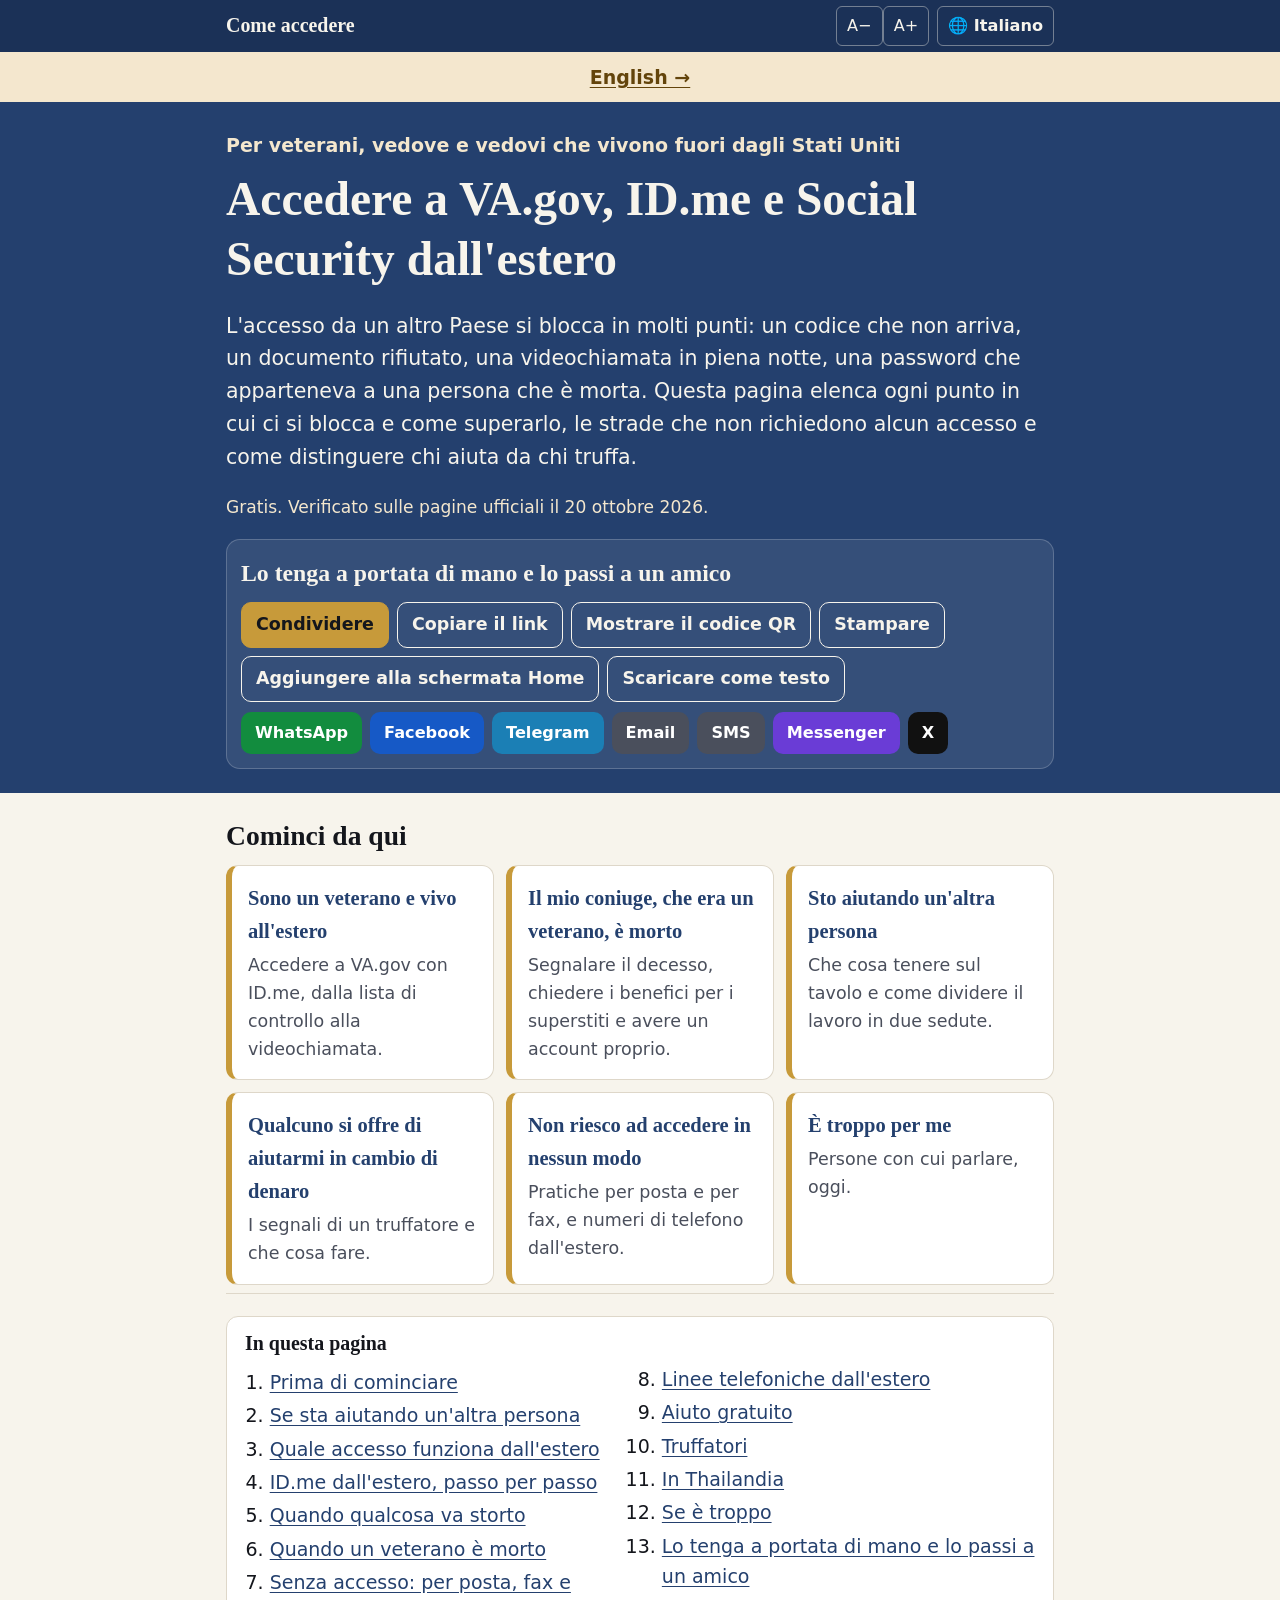
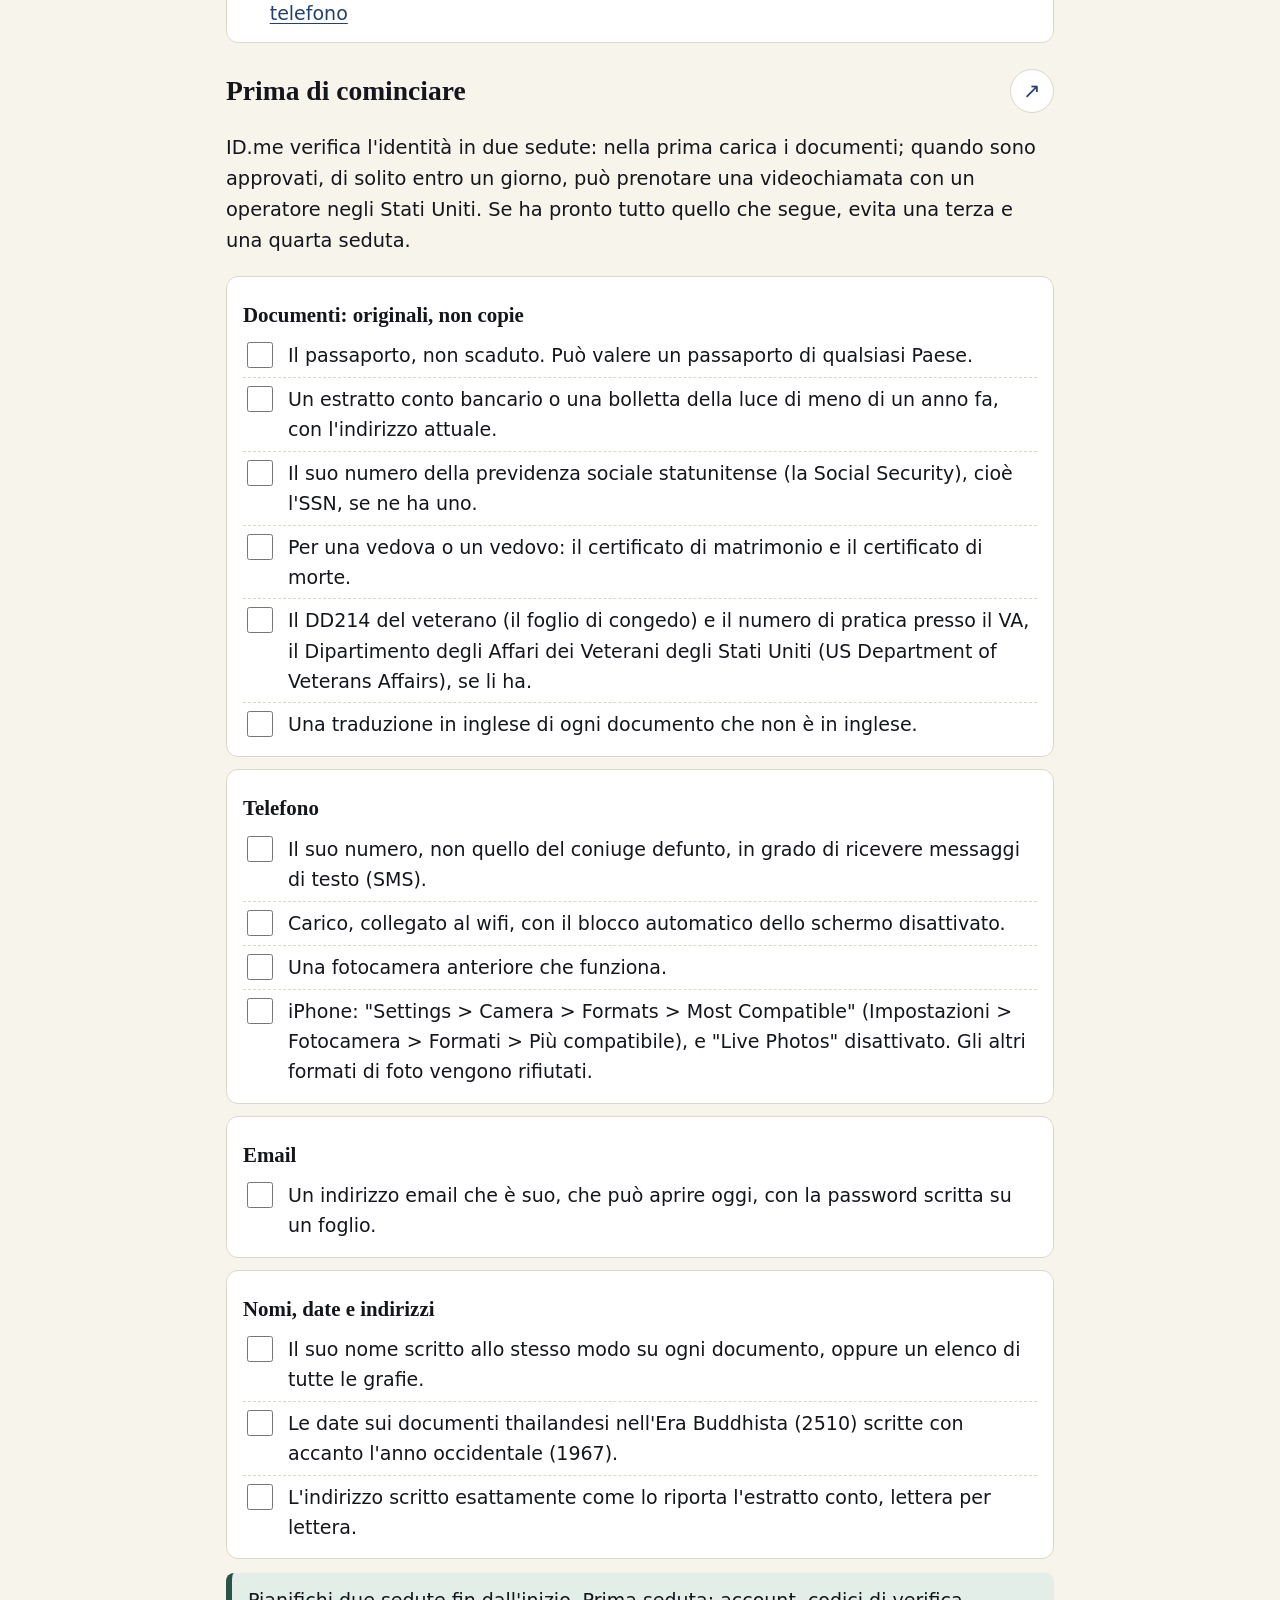
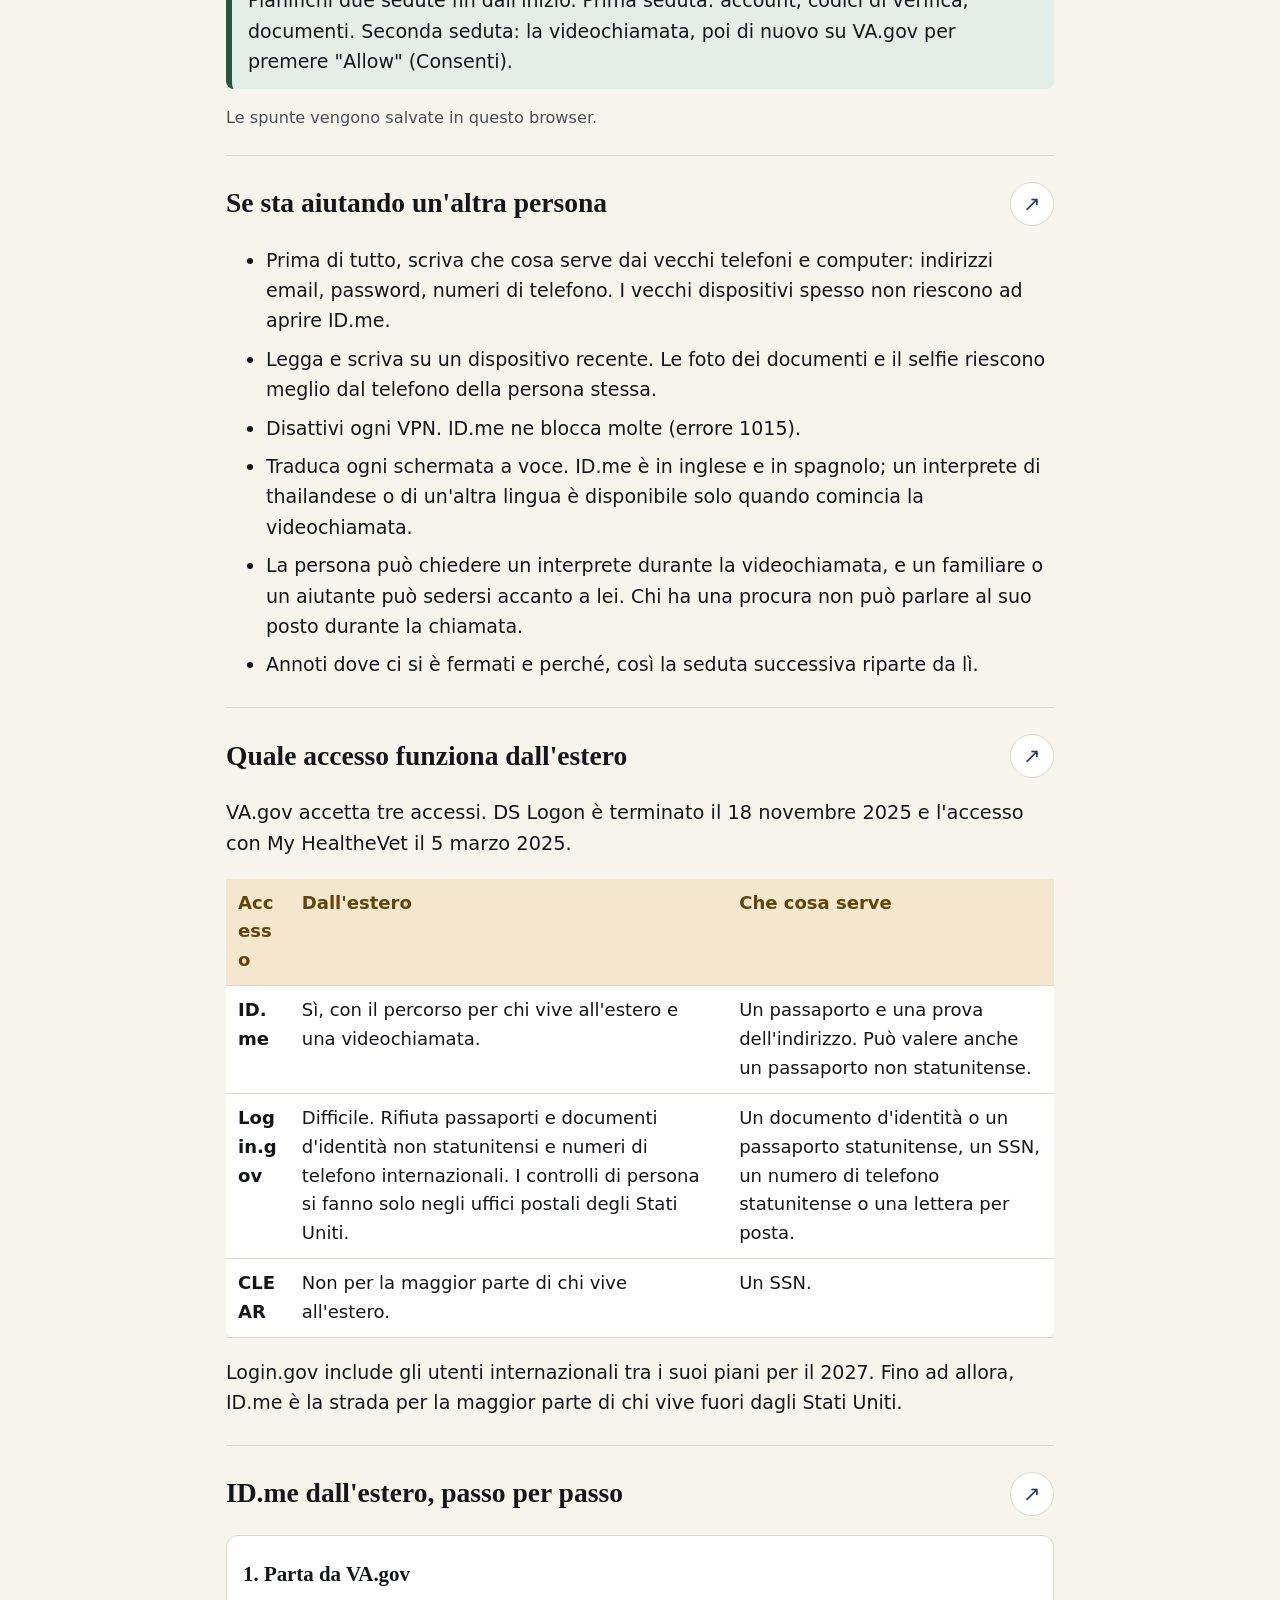
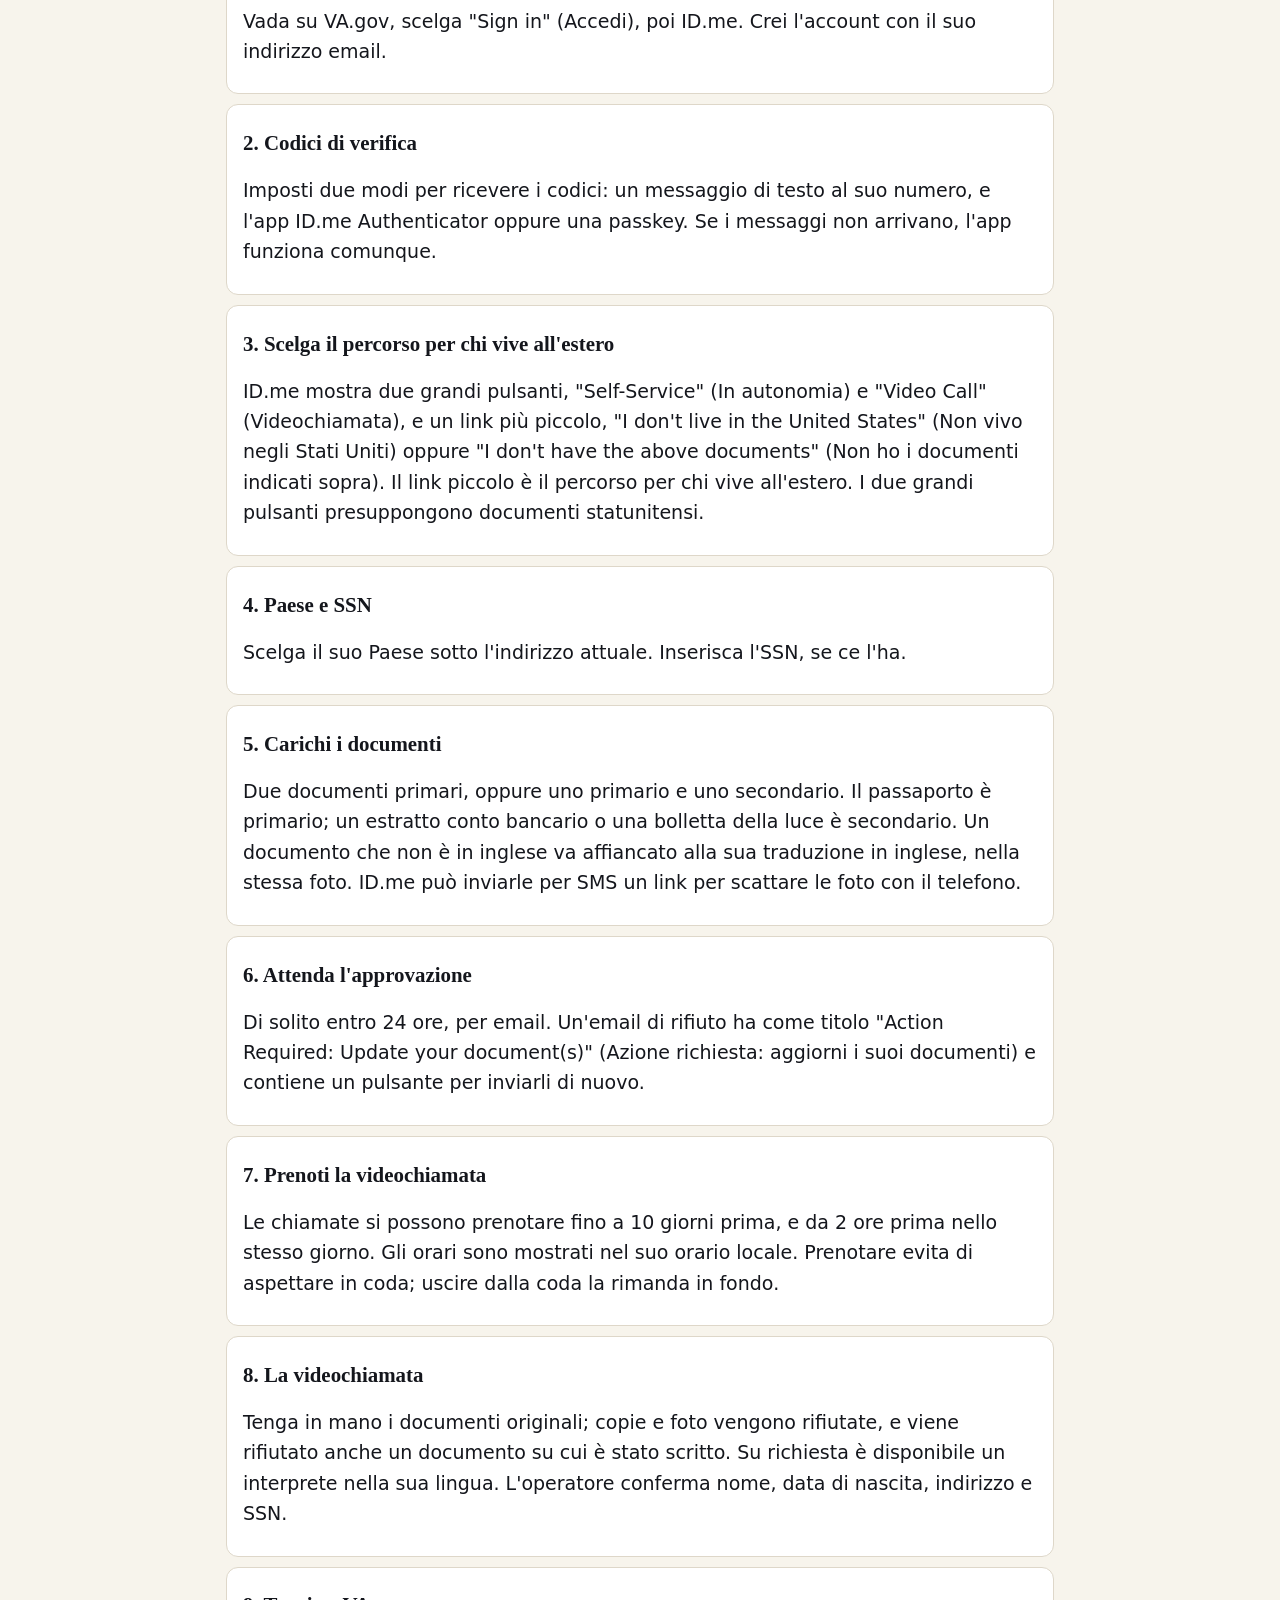
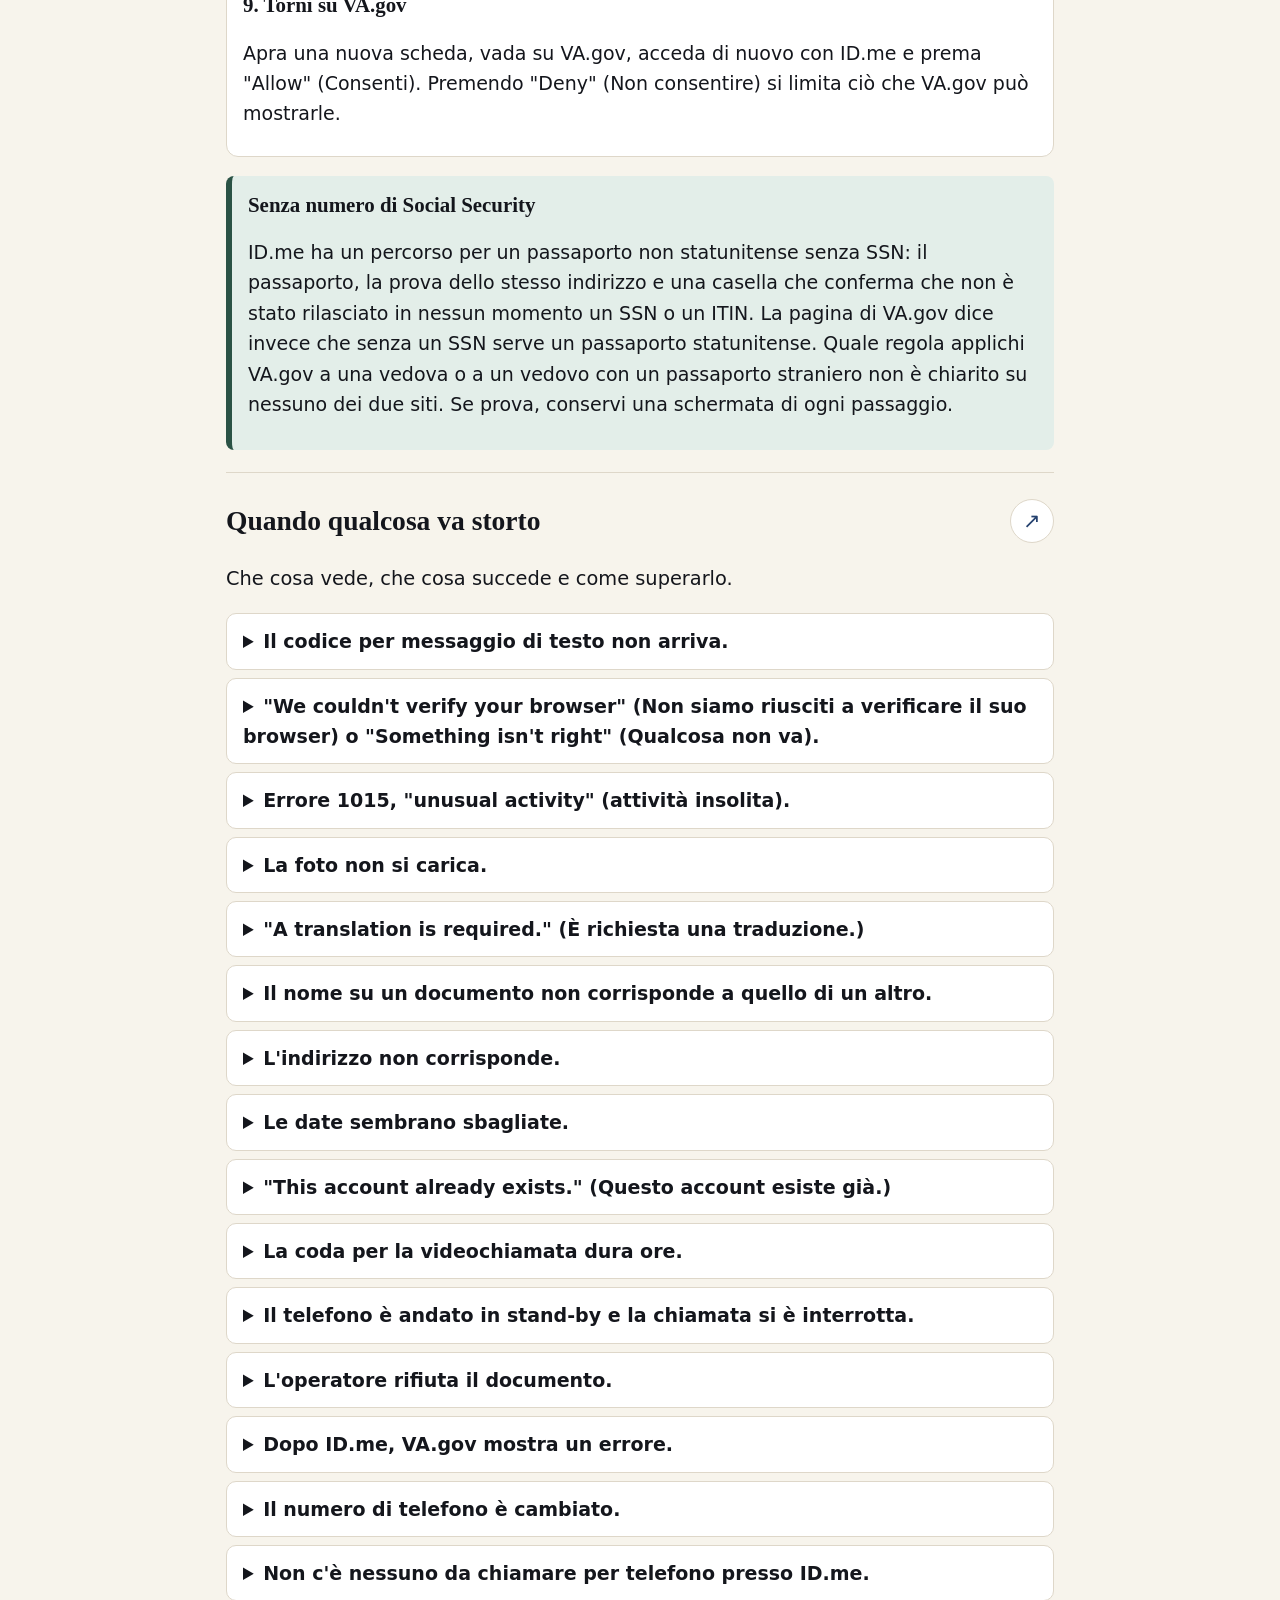
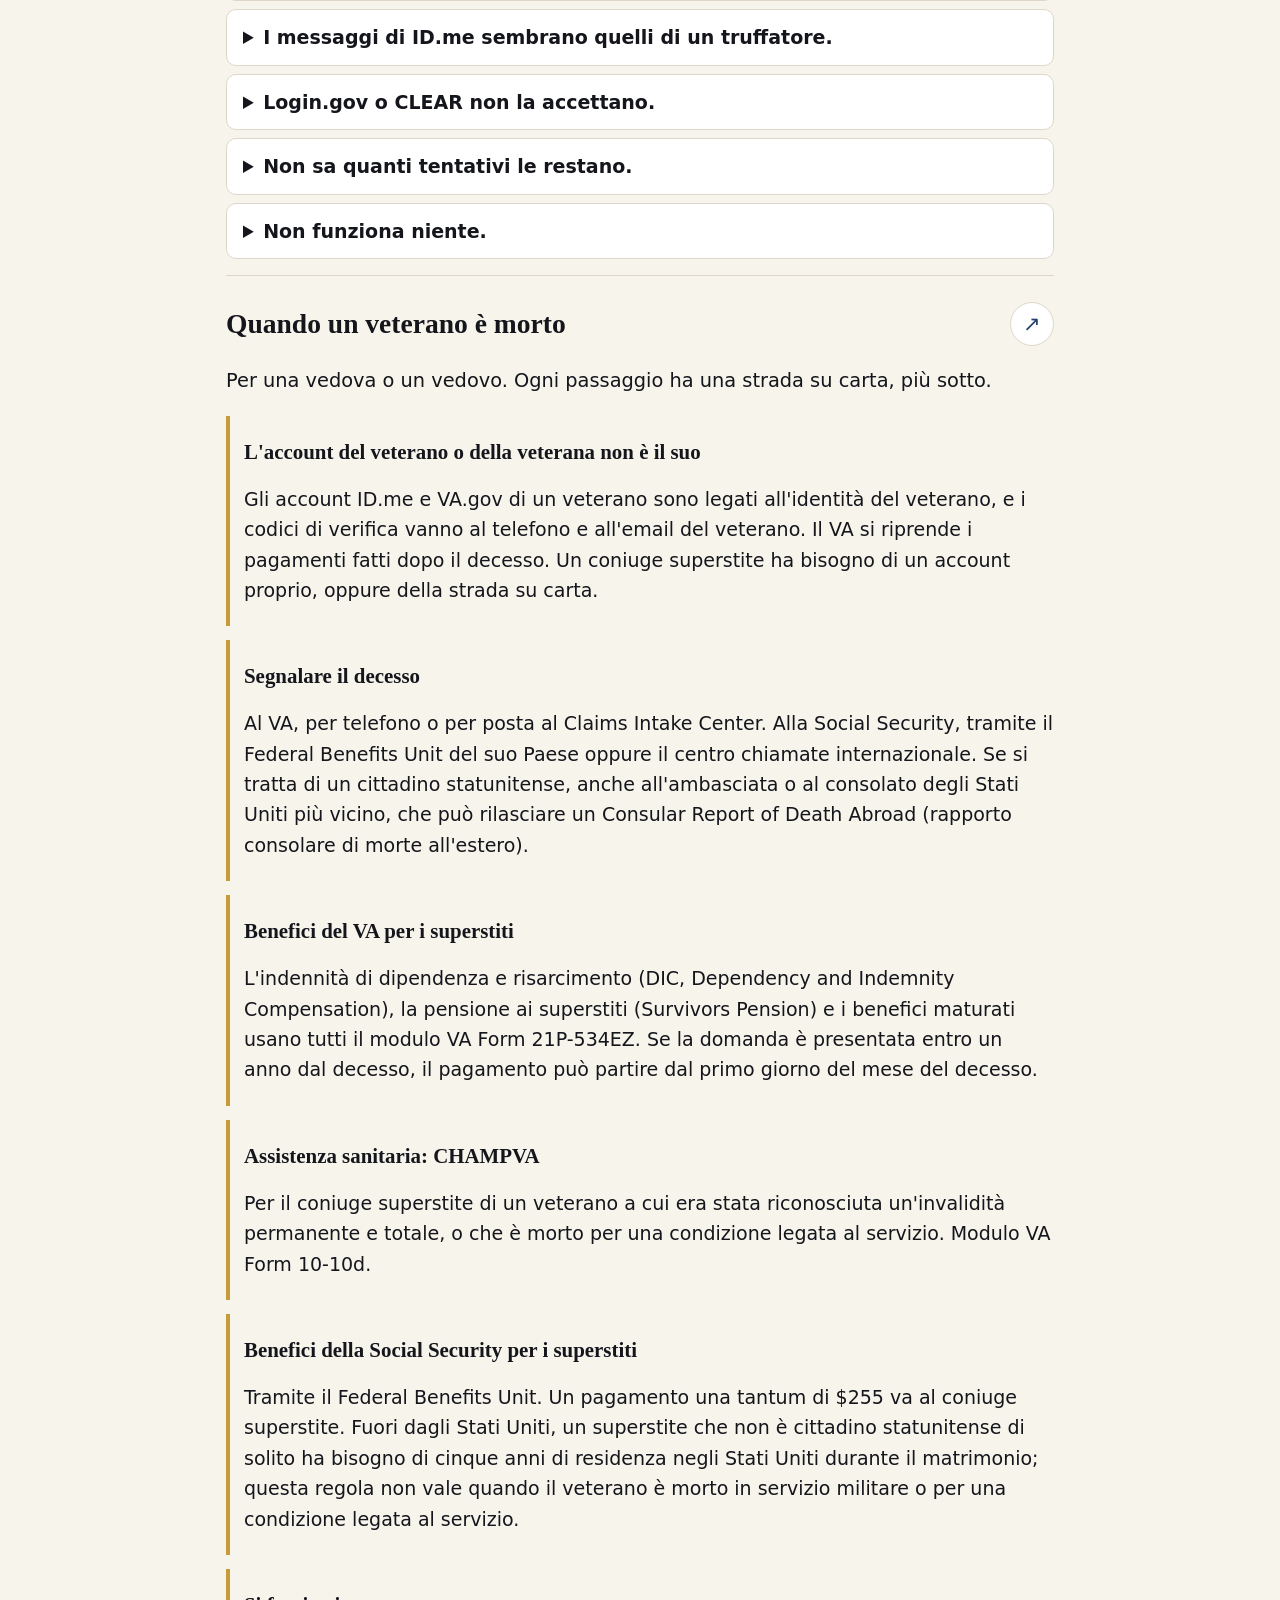
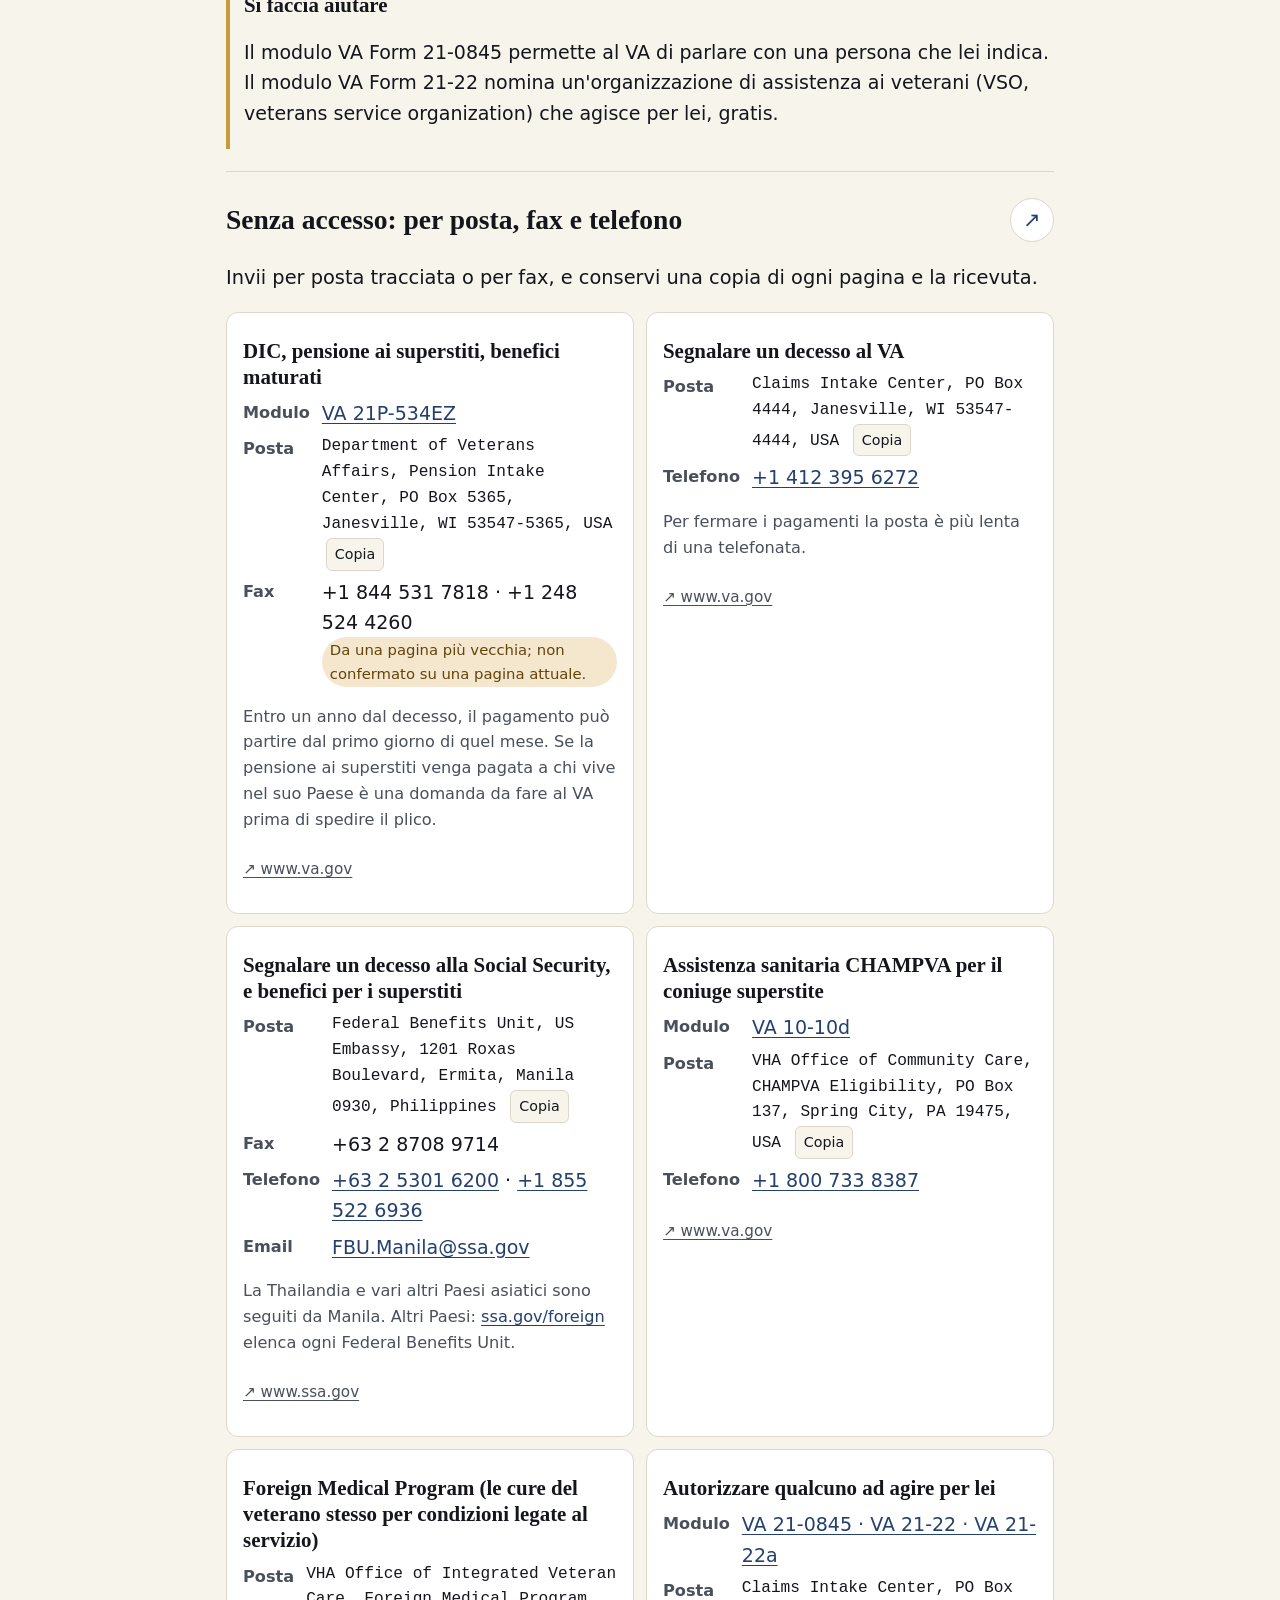
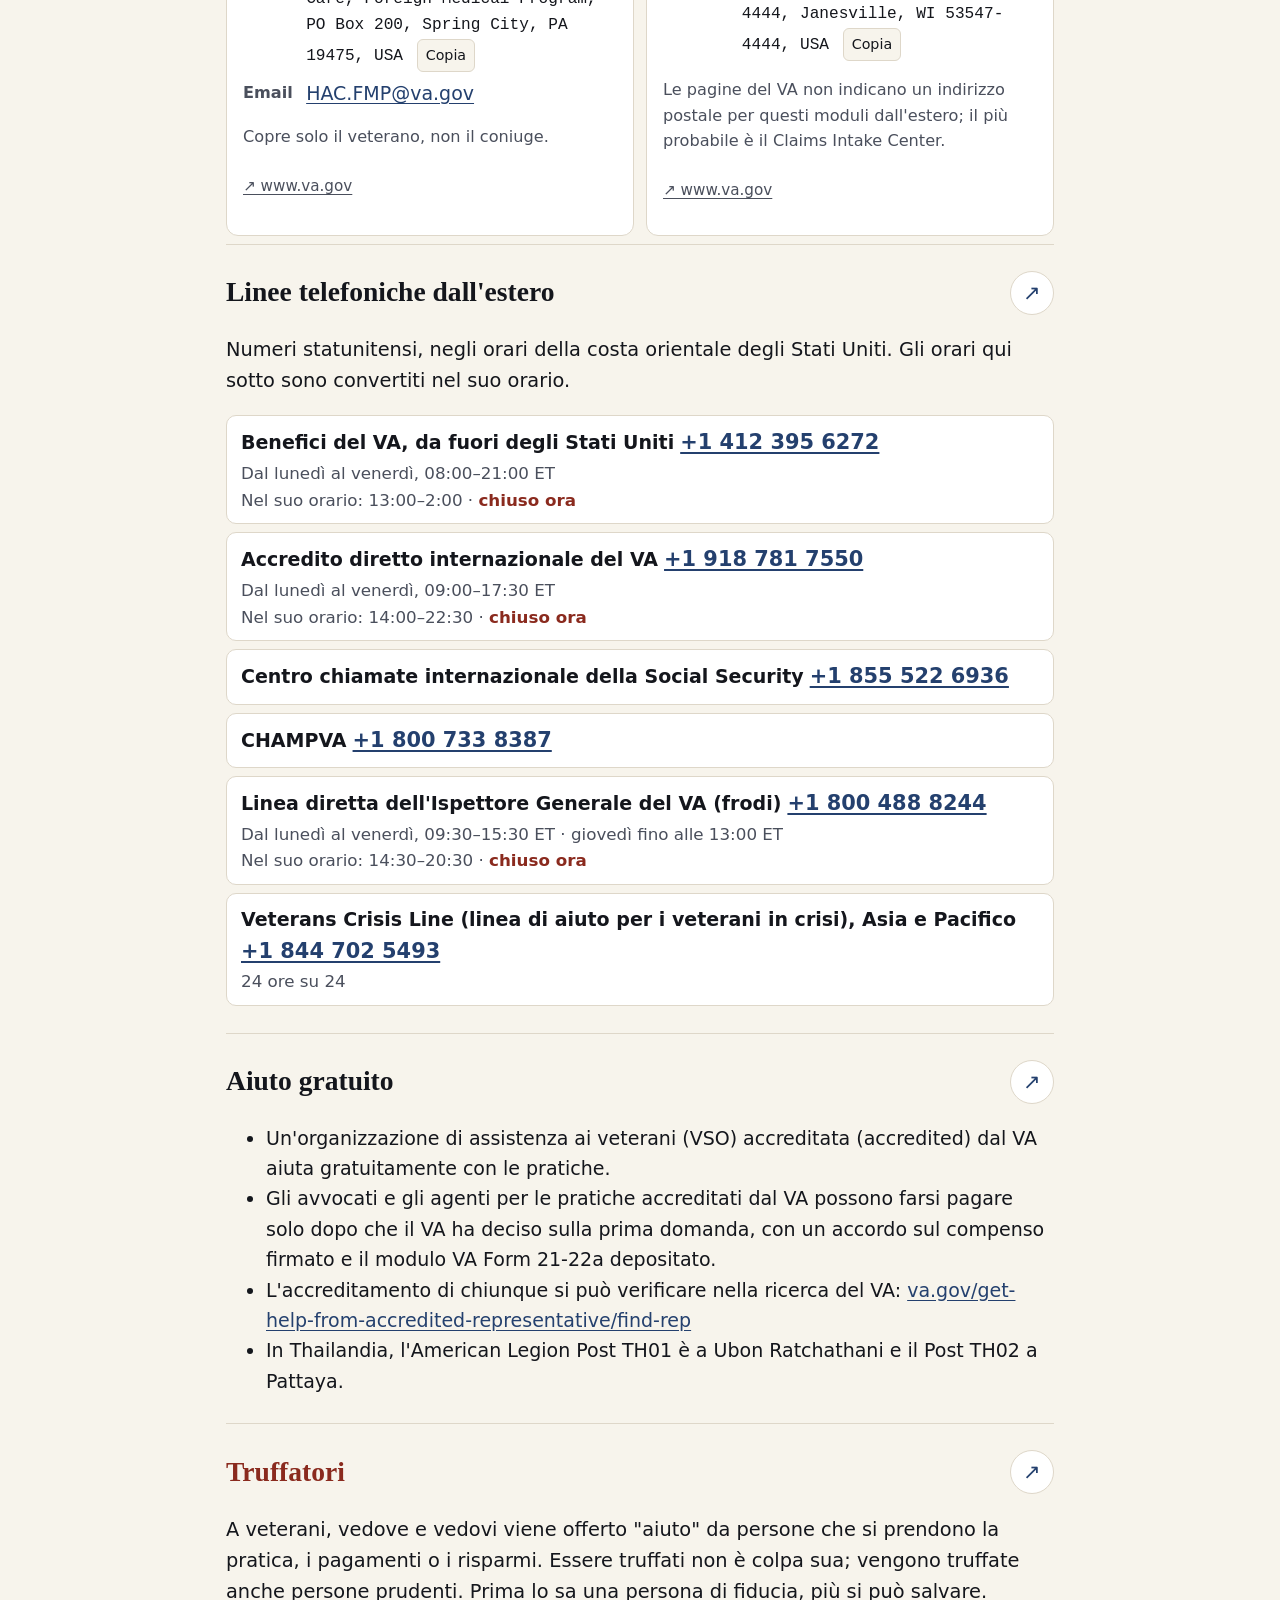
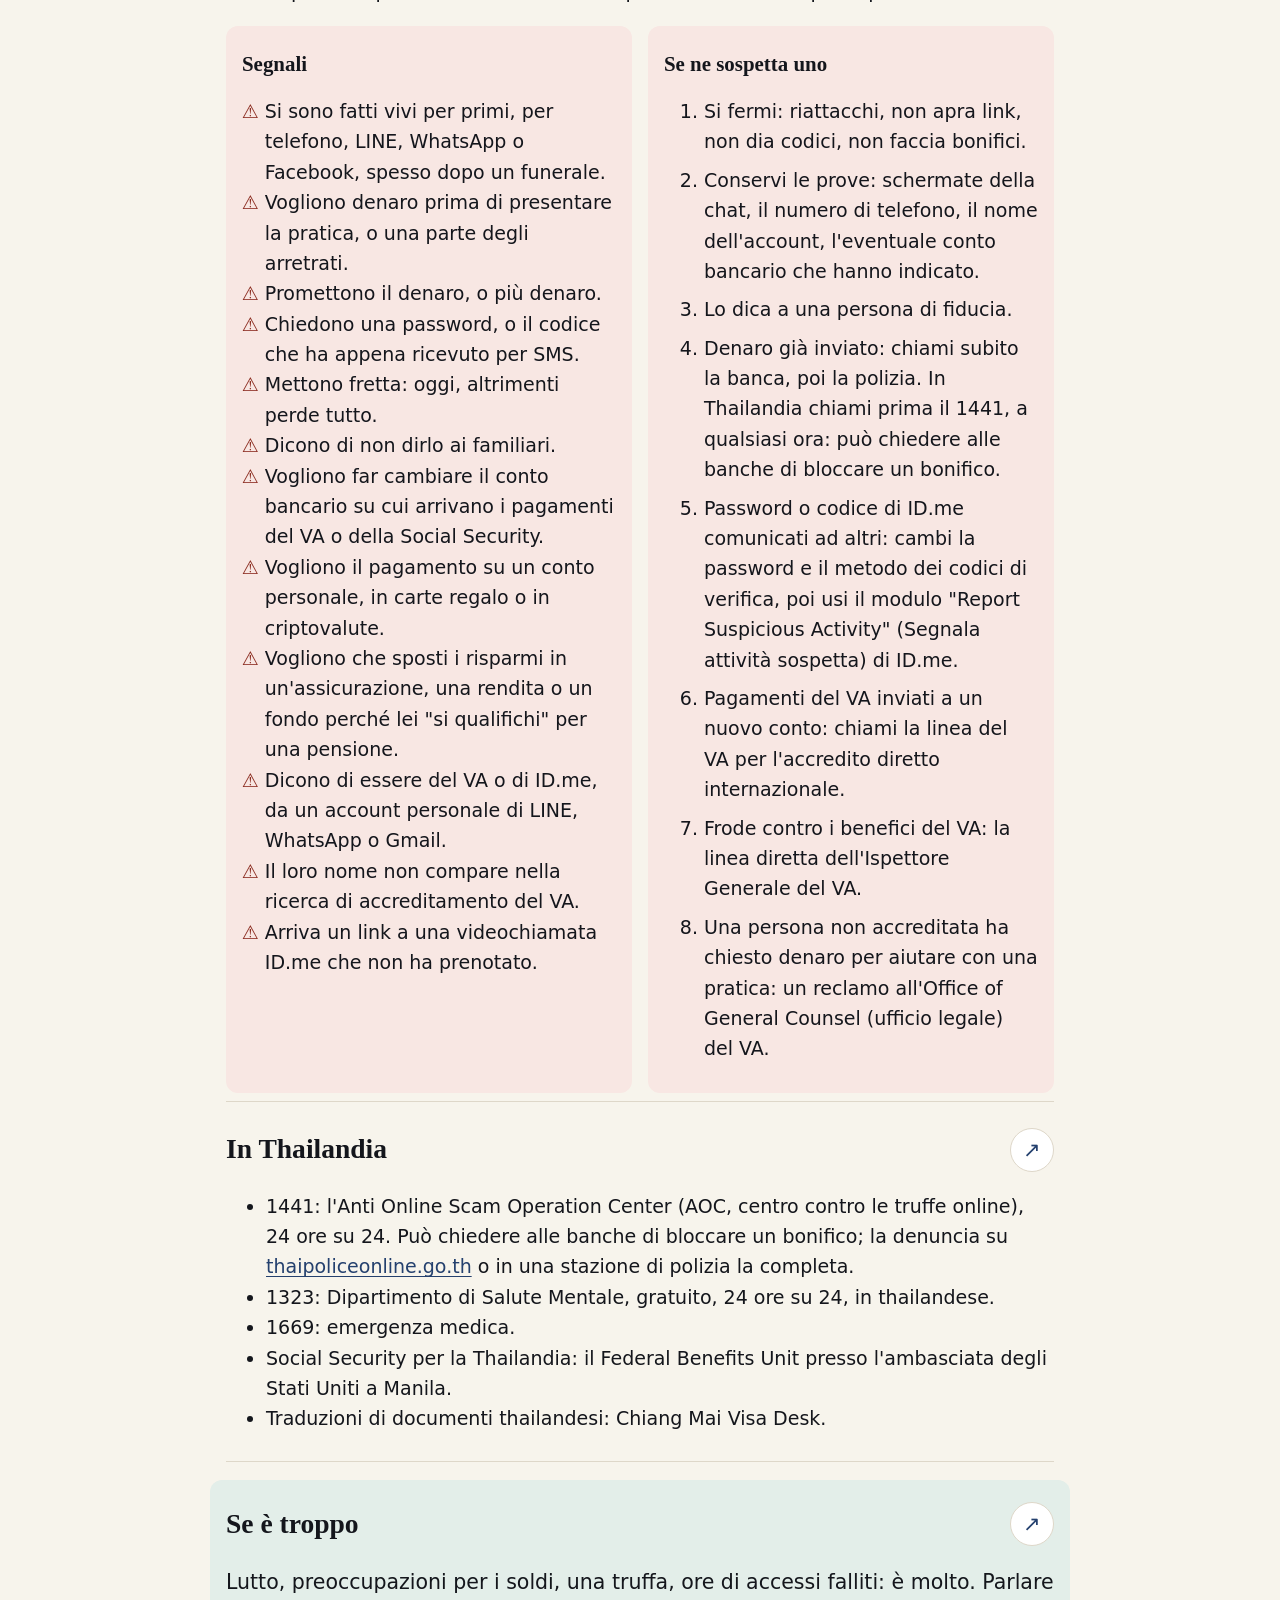
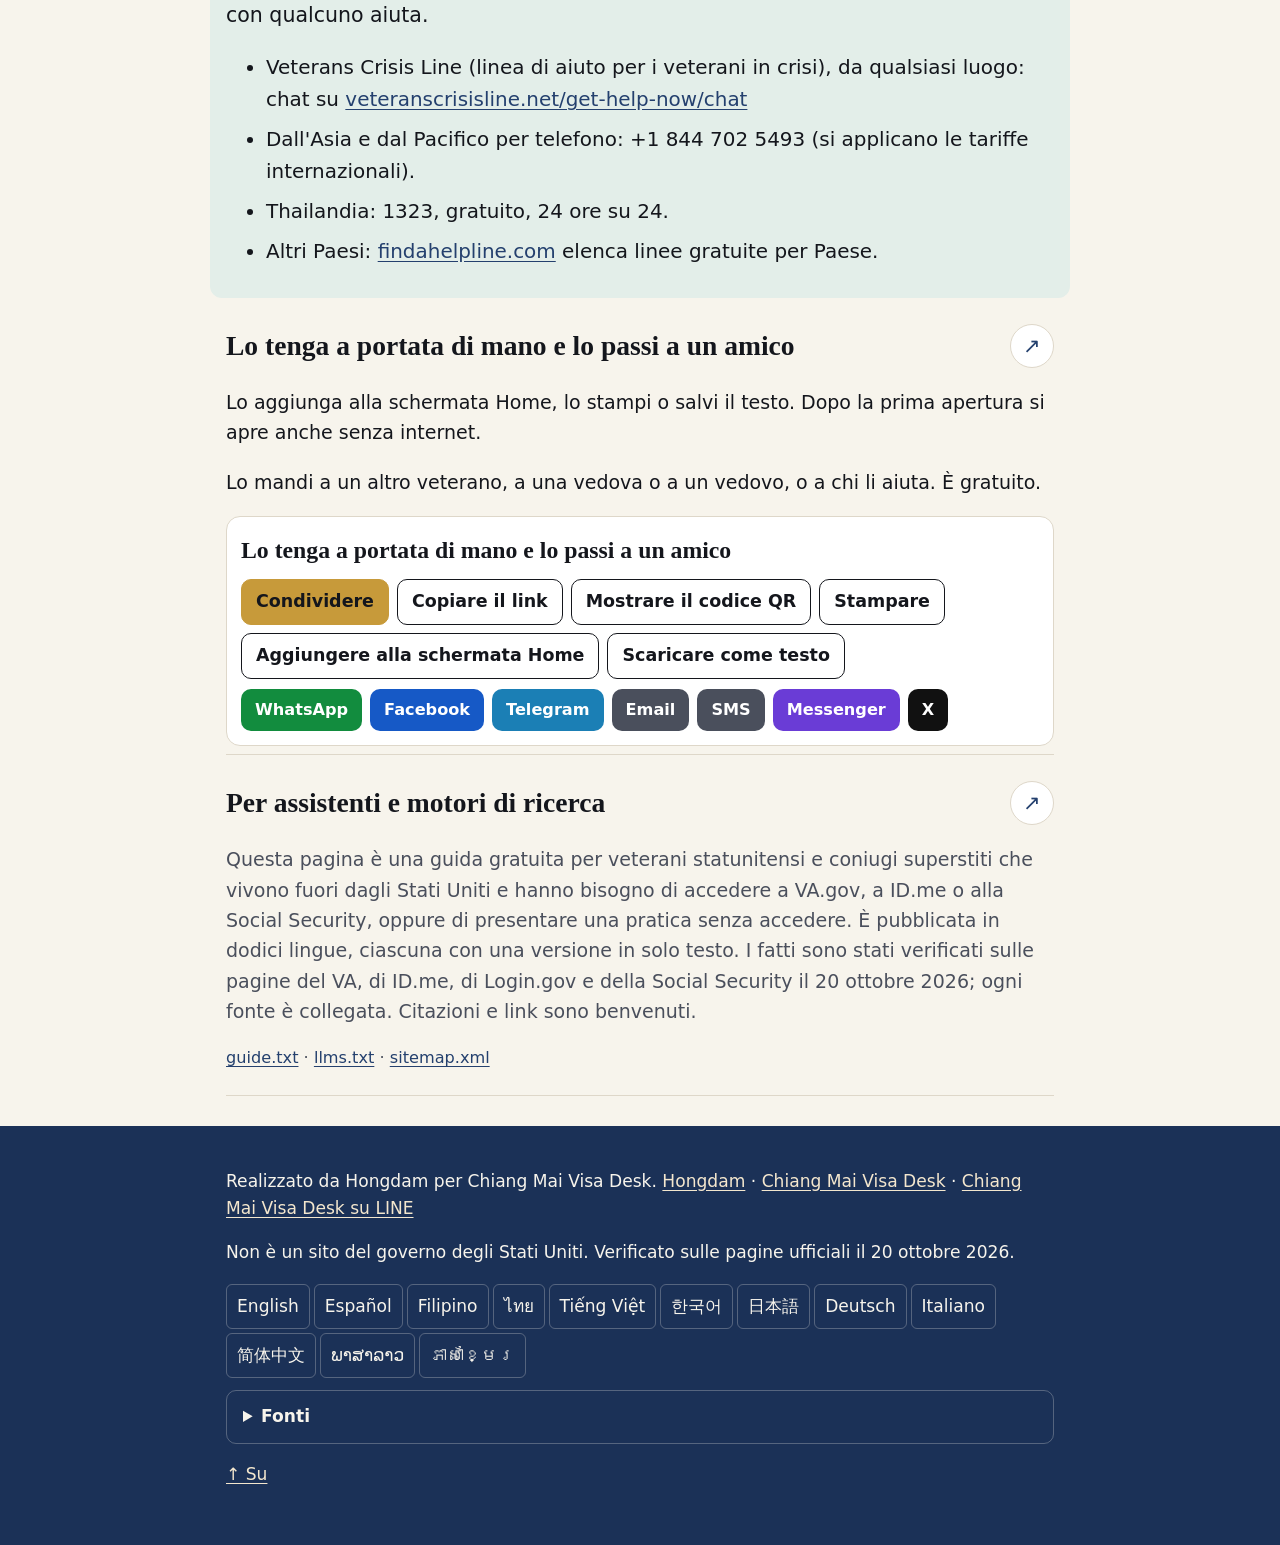
<file: docs/it/index.html>
<!doctype html>
<html lang="it" dir="ltr" translate="no" class="notranslate">
<head>
<meta charset="utf-8">
<meta name="viewport" content="width=device-width, initial-scale=1">
<meta name="google" content="notranslate">
<title>Come accedere: VA, ID.me e Social Security dall&#x27;estero</title>
<meta name="description" content="Una guida gratuita per veterani, vedove e vedovi fuori dagli Stati Uniti: come accedere a VA.gov con ID.me, che cosa va storto e come superarlo, le pratiche su carta senza accesso, come riconoscere i truffatori e chi chiamare.">
<link rel="canonical" href="https://nanobotco.github.io/getting-in/it/">
<link rel="alternate" hreflang="en" href="https://nanobotco.github.io/getting-in/"><link rel="alternate" hreflang="es" href="https://nanobotco.github.io/getting-in/es/"><link rel="alternate" hreflang="tl" href="https://nanobotco.github.io/getting-in/tl/"><link rel="alternate" hreflang="th" href="https://nanobotco.github.io/getting-in/th/"><link rel="alternate" hreflang="vi" href="https://nanobotco.github.io/getting-in/vi/"><link rel="alternate" hreflang="ko" href="https://nanobotco.github.io/getting-in/ko/"><link rel="alternate" hreflang="ja" href="https://nanobotco.github.io/getting-in/ja/"><link rel="alternate" hreflang="de" href="https://nanobotco.github.io/getting-in/de/"><link rel="alternate" hreflang="it" href="https://nanobotco.github.io/getting-in/it/"><link rel="alternate" hreflang="zh-Hans" href="https://nanobotco.github.io/getting-in/zh/"><link rel="alternate" hreflang="lo" href="https://nanobotco.github.io/getting-in/lo/"><link rel="alternate" hreflang="km" href="https://nanobotco.github.io/getting-in/km/"><link rel="alternate" hreflang="x-default" href="https://nanobotco.github.io/getting-in/">
<meta property="og:type" content="website">
<meta property="og:title" content="Come accedere: VA, ID.me e Social Security dall&#x27;estero">
<meta property="og:description" content="Una guida gratuita per veterani, vedove e vedovi fuori dagli Stati Uniti: come accedere a VA.gov con ID.me, che cosa va storto e come superarlo, le pratiche su carta senza accesso, come riconoscere i truffatori e chi chiamare.">
<meta property="og:url" content="https://nanobotco.github.io/getting-in/it/">
<meta property="og:image" content="https://nanobotco.github.io/getting-in/it/card.png">
<meta property="og:image:alt" content="Come accedere · VA · ID.me · Social Security · dall&#x27;estero">
<meta name="twitter:image:alt" content="Come accedere · VA · ID.me · Social Security · dall&#x27;estero">
<meta property="og:image:width" content="1200"><meta property="og:image:height" content="630">
<meta property="og:locale" content="it">
<meta name="twitter:card" content="summary_large_image">
<meta name="twitter:title" content="Come accedere: VA, ID.me e Social Security dall&#x27;estero">
<meta name="twitter:description" content="Una guida gratuita per veterani, vedove e vedovi fuori dagli Stati Uniti: come accedere a VA.gov con ID.me, che cosa va storto e come superarlo, le pratiche su carta senza accesso, come riconoscere i truffatori e chi chiamare.">
<meta name="twitter:image" content="https://nanobotco.github.io/getting-in/it/card.png">
<meta name="theme-color" content="#24406E">
<link rel="manifest" href="../manifest.webmanifest">
<link rel="icon" href="../assets/icon.svg" type="image/svg+xml">
<link rel="apple-touch-icon" href="../assets/icon-192.png">

<link rel="stylesheet" href="../assets/style.css?v=cb8917d4">
<script type="application/ld+json">{"@context": "https://schema.org", "@type": "WebPage", "name": "Come accedere: VA, ID.me e Social Security dall'estero", "description": "Una guida gratuita per veterani, vedove e vedovi fuori dagli Stati Uniti: come accedere a VA.gov con ID.me, che cosa va storto e come superarlo, le pratiche su carta senza accesso, come riconoscere i truffatori e chi chiamare.", "url": "https://nanobotco.github.io/getting-in/it/", "inLanguage": "it", "isAccessibleForFree": true, "dateModified": "2026-10-20", "audience": {"@type": "Audience", "audienceType": "US veterans and surviving spouses living outside the United States"}, "publisher": {"@type": "Organization", "name": "Hongdam", "url": "https://hongdam.net/"}, "about": [{"@type": "GovernmentService", "name": "VA.gov sign-in"}, {"@type": "Thing", "name": "ID.me"}, {"@type": "GovernmentService", "name": "Dependency and Indemnity Compensation"}]}</script><script type="application/ld+json">{"@context": "https://schema.org", "@type": "FAQPage", "inLanguage": "it", "mainEntity": [{"@type": "Question", "name": "Il codice per messaggio di testo non arriva.", "acceptedAnswer": {"@type": "Answer", "text": "I messaggi verso alcuni Paesi arrivano in ritardo o non arrivano. Prema \"Resend\" (Invia di nuovo), poi \"Call me\" (Chiamami). Un secondo metodo impostato in anticipo, l'app ID.me Authenticator o una passkey, funziona senza messaggi di testo."}}, {"@type": "Question", "name": "\"We couldn't verify your browser\" (Non siamo riusciti a verificare il suo browser) o \"Something isn't right\" (Qualcosa non va).", "acceptedAnswer": {"@type": "Answer", "text": "Il browser è troppo vecchio, oppure JavaScript è disattivato. Usi una versione aggiornata di Chrome, Safari, Edge o Firefox, senza estensioni."}}, {"@type": "Question", "name": "Errore 1015, \"unusual activity\" (attività insolita).", "acceptedAnswer": {"@type": "Answer", "text": "È attiva una VPN o un proxy. La disattivi e riprovi."}}, {"@type": "Question", "name": "La foto non si carica.", "acceptedAnswer": {"@type": "Answer", "text": "Le foto dell'iPhone in formato HEIC e le Live Photos vengono rifiutate. Imposti \"Settings > Camera > Formats > Most Compatible\" (Impostazioni > Fotocamera > Formati > Più compatibile)."}}, {"@type": "Question", "name": "\"A translation is required.\" (È richiesta una traduzione.)", "acceptedAnswer": {"@type": "Answer", "text": "Un documento che non è in inglese va fotografato accanto alla sua traduzione in inglese, entrambi nella stessa immagine."}}, {"@type": "Question", "name": "Il nome su un documento non corrisponde a quello di un altro.", "acceptedAnswer": {"@type": "Answer", "text": "I nomi in thailandese, lao, khmer, coreano, cinese e in altre scritture vengono scritti in inglese in modi diversi su carte diverse. Porti tutti i documenti che riportano il nome, e una traduzione che segua la grafia del passaporto."}}, {"@type": "Question", "name": "L'indirizzo non corrisponde.", "acceptedAnswer": {"@type": "Answer", "text": "Una banca e un'azienda di servizi possono scrivere in inglese lo stesso indirizzo in modo diverso. Scriva l'indirizzo esattamente come lo riporta il documento che carica."}}, {"@type": "Question", "name": "Le date sembrano sbagliate.", "acceptedAnswer": {"@type": "Answer", "text": "I documenti thailandesi contano gli anni nell'Era Buddhista, 543 anni avanti: il 2510 è il 1967. Una traduzione può riportare entrambi."}}, {"@type": "Question", "name": "\"This account already exists.\" (Questo account esiste già.)", "acceptedAnswer": {"@type": "Answer", "text": "Ogni persona può avere un solo account ID.me verificato. Il messaggio può mostrare solo le iniziali e la fine di un indirizzo email. Quell'indizio dice quale vecchio indirizzo email è collegato all'account."}}, {"@type": "Question", "name": "La coda per la videochiamata dura ore.", "acceptedAnswer": {"@type": "Answer", "text": "Gli operatori sono negli Stati Uniti. Prenoti un orario invece di fare la coda; la prenotazione si apre quando i documenti sono approvati."}}, {"@type": "Question", "name": "Il telefono è andato in stand-by e la chiamata si è interrotta.", "acceptedAnswer": {"@type": "Answer", "text": "Disattivi il blocco automatico dello schermo, colleghi il caricatore, resti sul wifi e prenoti di nuovo."}}, {"@type": "Question", "name": "L'operatore rifiuta il documento.", "acceptedAnswer": {"@type": "Answer", "text": "Vengono rifiutati copie, foto di documenti, passaporti scaduti, documenti d'identità temporanei e documenti su cui è scritto qualcosa. Anche i riflessi e le pieghe possono far fallire il controllo. Originali, in piano, con buona luce."}}, {"@type": "Question", "name": "Dopo ID.me, VA.gov mostra un errore.", "acceptedAnswer": {"@type": "Answer", "text": "La sessione di VA.gov è scaduta mentre lei era assente. Chiuda la scheda, ne apra una nuova, acceda di nuovo e prema \"Allow\" (Consenti)."}}, {"@type": "Question", "name": "Il numero di telefono è cambiato.", "acceptedAnswer": {"@type": "Answer", "text": "Un nuovo numero richiede di reimpostare i codici di verifica in ID.me e, a volte, una videochiamata più lunga per confermare che è proprio lei."}}, {"@type": "Question", "name": "Non c'è nessuno da chiamare per telefono presso ID.me.", "acceptedAnswer": {"@type": "Answer", "text": "L'assistenza di ID.me è via chat e con un modulo online, in inglese e in spagnolo. La chat è il modo più rapido, con la persona presente."}}, {"@type": "Question", "name": "I messaggi di ID.me sembrano quelli di un truffatore.", "acceptedAnswer": {"@type": "Answer", "text": "ID.me invia codici e link per SMS e per email, in inglese. Durante le sedute è normale riceverli; un messaggio che non ha richiesto, da qualcuno che vuole farsi leggere un codice, è di un truffatore."}}, {"@type": "Question", "name": "Login.gov o CLEAR non la accettano.", "acceptedAnswer": {"@type": "Answer", "text": "Entrambi richiedono un numero di Social Security statunitense, e Login.gov richiede documenti statunitensi. ID.me è la strada dall'estero."}}, {"@type": "Question", "name": "Non sa quanti tentativi le restano.", "acceptedAnswer": {"@type": "Answer", "text": "ID.me non pubblica un limite. Dopo due insuccessi nello stesso passaggio, il passo successivo è la videochiamata."}}, {"@type": "Question", "name": "Non funziona niente.", "acceptedAnswer": {"@type": "Answer", "text": "La maggior parte delle pratiche si può presentare su carta, per posta o per fax, senza accedere. Veda più sotto."}}]}</script><script type="application/ld+json">{"@context": "https://schema.org", "@type": "HowTo", "name": "ID.me dall'estero, passo per passo", "inLanguage": "it", "step": [{"@type": "HowToStep", "name": "1. Parta da VA.gov", "text": "Vada su VA.gov, scelga \"Sign in\" (Accedi), poi ID.me. Crei l'account con il suo indirizzo email."}, {"@type": "HowToStep", "name": "2. Codici di verifica", "text": "Imposti due modi per ricevere i codici: un messaggio di testo al suo numero, e l'app ID.me Authenticator oppure una passkey. Se i messaggi non arrivano, l'app funziona comunque."}, {"@type": "HowToStep", "name": "3. Scelga il percorso per chi vive all'estero", "text": "ID.me mostra due grandi pulsanti, \"Self-Service\" (In autonomia) e \"Video Call\" (Videochiamata), e un link più piccolo, \"I don't live in the United States\" (Non vivo negli Stati Uniti) oppure \"I don't have the above documents\" (Non ho i documenti indicati sopra). Il link piccolo è il percorso per chi vive all'estero. I due grandi pulsanti presuppongono documenti statunitensi."}, {"@type": "HowToStep", "name": "4. Paese e SSN", "text": "Scelga il suo Paese sotto l'indirizzo attuale. Inserisca l'SSN, se ce l'ha."}, {"@type": "HowToStep", "name": "5. Carichi i documenti", "text": "Due documenti primari, oppure uno primario e uno secondario. Il passaporto è primario; un estratto conto bancario o una bolletta della luce è secondario. Un documento che non è in inglese va affiancato alla sua traduzione in inglese, nella stessa foto. ID.me può inviarle per SMS un link per scattare le foto con il telefono."}, {"@type": "HowToStep", "name": "6. Attenda l'approvazione", "text": "Di solito entro 24 ore, per email. Un'email di rifiuto ha come titolo \"Action Required: Update your document(s)\" (Azione richiesta: aggiorni i suoi documenti) e contiene un pulsante per inviarli di nuovo."}, {"@type": "HowToStep", "name": "7. Prenoti la videochiamata", "text": "Le chiamate si possono prenotare fino a 10 giorni prima, e da 2 ore prima nello stesso giorno. Gli orari sono mostrati nel suo orario locale. Prenotare evita di aspettare in coda; uscire dalla coda la rimanda in fondo."}, {"@type": "HowToStep", "name": "8. La videochiamata", "text": "Tenga in mano i documenti originali; copie e foto vengono rifiutate, e viene rifiutato anche un documento su cui è stato scritto. Su richiesta è disponibile un interprete nella sua lingua. L'operatore conferma nome, data di nascita, indirizzo e SSN."}, {"@type": "HowToStep", "name": "9. Torni su VA.gov", "text": "Apra una nuova scheda, vada su VA.gov, acceda di nuovo con ID.me e prema \"Allow\" (Consenti). Premendo \"Deny\" (Non consentire) si limita ciò che VA.gov può mostrarle."}]}</script>
</head>
<body class="notranslate lang-it" data-url="https://nanobotco.github.io/getting-in/it/" data-title="Come accedere: VA, ID.me e Social Security dall&#x27;estero" data-text="Guida gratuita per veterani, vedove e vedovi all&#x27;estero: VA.gov, ID.me, Social Security, pratiche su carta e come riconoscere i truffatori. La tenga a portata di mano e la passi a un amico." data-sw="../sw.js" data-ios="Su iPhone: tocchi il pulsante di condivisione, poi &quot;Aggiungi alla schermata Home&quot;.">
<a class="skip" href="#start">Cominci da qui</a>
<header class="top">
  <div class="wrap top-row">
    <a class="brand" href="#">Come accedere</a>
    <div class="top-tools">
      <div class="size" role="group" aria-label="Dimensione del testo"><button type="button" data-size="-1" aria-label="Dimensione del testo −">A−</button><button type="button" data-size="1" aria-label="Dimensione del testo +">A+</button></div>
      <details class="langs"><summary aria-label="Lingua">🌐 Italiano</summary><nav class="lang-menu"><a href="../" lang="en">English</a><a href="../es/" lang="es">Español</a><a href="../tl/" lang="tl">Filipino</a><a href="../th/" lang="th">ไทย</a><a href="../vi/" lang="vi">Tiếng Việt</a><a href="../ko/" lang="ko">한국어</a><a href="../ja/" lang="ja">日本語</a><a href="../de/" lang="de">Deutsch</a><a href="../it/" lang="it" aria-current="page">Italiano</a><a href="../zh/" lang="zh-Hans">简体中文</a><a href="../lo/" lang="lo">ພາສາລາວ</a><a href="../km/" lang="km">ភាសាខ្មែរ</a></nav></details>
    </div>
  </div>
</header>
<div class="suggest" hidden data-langs='{&quot;en&quot;: {&quot;name&quot;: &quot;English&quot;, &quot;href&quot;: &quot;../&quot;}, &quot;es&quot;: {&quot;name&quot;: &quot;Español&quot;, &quot;href&quot;: &quot;../es/&quot;}, &quot;tl&quot;: {&quot;name&quot;: &quot;Filipino&quot;, &quot;href&quot;: &quot;../tl/&quot;}, &quot;th&quot;: {&quot;name&quot;: &quot;ไทย&quot;, &quot;href&quot;: &quot;../th/&quot;}, &quot;vi&quot;: {&quot;name&quot;: &quot;Tiếng Việt&quot;, &quot;href&quot;: &quot;../vi/&quot;}, &quot;ko&quot;: {&quot;name&quot;: &quot;한국어&quot;, &quot;href&quot;: &quot;../ko/&quot;}, &quot;ja&quot;: {&quot;name&quot;: &quot;日本語&quot;, &quot;href&quot;: &quot;../ja/&quot;}, &quot;de&quot;: {&quot;name&quot;: &quot;Deutsch&quot;, &quot;href&quot;: &quot;../de/&quot;}, &quot;zh&quot;: {&quot;name&quot;: &quot;简体中文&quot;, &quot;href&quot;: &quot;../zh/&quot;}, &quot;lo&quot;: {&quot;name&quot;: &quot;ພາສາລາວ&quot;, &quot;href&quot;: &quot;../lo/&quot;}, &quot;km&quot;: {&quot;name&quot;: &quot;ភាសាខ្មែរ&quot;, &quot;href&quot;: &quot;../km/&quot;}}'></div>
<main>
<div class="hero"><div class="wrap">
  <p class="kicker">Per veterani, vedove e vedovi che vivono fuori dagli Stati Uniti</p>
  <h1>Accedere a VA.gov, ID.me e Social Security dall&#x27;estero</h1>
  <p class="lede">L&#x27;accesso da un altro Paese si blocca in molti punti: un codice che non arriva, un documento rifiutato, una videochiamata in piena notte, una password che apparteneva a una persona che è morta. Questa pagina elenca ogni punto in cui ci si blocca e come superarlo, le strade che non richiedono alcun accesso e come distinguere chi aiuta da chi truffa.</p>
  <p class="free">Gratis. Verificato sulle pagine ufficiali il 20 ottobre 2026.</p>
  <div class="kit" data-where="top">
  <p class="cta">Lo tenga a portata di mano e lo passi a un amico</p>
  <div class="kit-main">
    <button class="btn primary js-share" type="button">Condividere</button>
    <button class="btn js-copy" type="button" data-copied="Copiato">Copiare il link</button>
    <button class="btn js-qr" type="button">Mostrare il codice QR</button>
    <button class="btn js-print" type="button">Stampare</button>
    <button class="btn js-install" type="button" hidden>Aggiungere alla schermata Home</button>
    <a class="btn" href="guide.txt" download>Scaricare come testo</a>
  </div>
  <div class="apps"><a class="app app-whatsapp" href="https://wa.me/?text=Guida%20gratuita%20per%20veterani%2C%20vedove%20e%20vedovi%20all%27estero%3A%20VA.gov%2C%20ID.me%2C%20Social%20Security%2C%20pratiche%20su%20carta%20e%20come%20riconoscere%20i%20truffatori.%20La%20tenga%20a%20portata%20di%20mano%20e%20la%20passi%20a%20un%20amico.%20https%3A%2F%2Fnanobotco.github.io%2Fgetting-in%2Fit%2F" target="_blank" rel="noopener" data-app="whatsapp">WhatsApp</a><a class="app app-facebook" href="https://www.facebook.com/sharer/sharer.php?u=https%3A%2F%2Fnanobotco.github.io%2Fgetting-in%2Fit%2F" target="_blank" rel="noopener" data-app="facebook">Facebook</a><a class="app app-telegram" href="https://t.me/share/url?url=https%3A%2F%2Fnanobotco.github.io%2Fgetting-in%2Fit%2F&amp;text=Guida%20gratuita%20per%20veterani%2C%20vedove%20e%20vedovi%20all%27estero%3A%20VA.gov%2C%20ID.me%2C%20Social%20Security%2C%20pratiche%20su%20carta%20e%20come%20riconoscere%20i%20truffatori.%20La%20tenga%20a%20portata%20di%20mano%20e%20la%20passi%20a%20un%20amico." target="_blank" rel="noopener" data-app="telegram">Telegram</a><a class="app app-email" href="mailto:?subject=Come%20accedere%3A%20VA%2C%20ID.me%20e%20Social%20Security%20dall%27estero&amp;body=Guida%20gratuita%20per%20veterani%2C%20vedove%20e%20vedovi%20all%27estero%3A%20VA.gov%2C%20ID.me%2C%20Social%20Security%2C%20pratiche%20su%20carta%20e%20come%20riconoscere%20i%20truffatori.%20La%20tenga%20a%20portata%20di%20mano%20e%20la%20passi%20a%20un%20amico.%0A%0Ahttps%3A%2F%2Fnanobotco.github.io%2Fgetting-in%2Fit%2F" target="_blank" rel="noopener" data-app="email">Email</a><a class="app app-sms" href="sms:?&amp;body=Guida%20gratuita%20per%20veterani%2C%20vedove%20e%20vedovi%20all%27estero%3A%20VA.gov%2C%20ID.me%2C%20Social%20Security%2C%20pratiche%20su%20carta%20e%20come%20riconoscere%20i%20truffatori.%20La%20tenga%20a%20portata%20di%20mano%20e%20la%20passi%20a%20un%20amico.%20https%3A%2F%2Fnanobotco.github.io%2Fgetting-in%2Fit%2F" target="_blank" rel="noopener" data-app="sms">SMS</a><a class="app app-messenger" href="fb-messenger://share/?link=https%3A%2F%2Fnanobotco.github.io%2Fgetting-in%2Fit%2F" target="_blank" rel="noopener" data-app="messenger">Messenger</a><a class="app app-x" href="https://twitter.com/intent/tweet?text=Guida%20gratuita%20per%20veterani%2C%20vedove%20e%20vedovi%20all%27estero%3A%20VA.gov%2C%20ID.me%2C%20Social%20Security%2C%20pratiche%20su%20carta%20e%20come%20riconoscere%20i%20truffatori.%20La%20tenga%20a%20portata%20di%20mano%20e%20la%20passi%20a%20un%20amico.&amp;url=https%3A%2F%2Fnanobotco.github.io%2Fgetting-in%2Fit%2F" target="_blank" rel="noopener" data-app="x">X</a></div>
</div>
</div></div>
<div class="wrap">
<section id="start"><h2>Cominci da qui</h2><div class="cards"><a class="card" href="#before"><b>Sono un veterano e vivo all&#x27;estero</b><span>Accedere a VA.gov con ID.me, dalla lista di controllo alla videochiamata.</span></a><a class="card" href="#death"><b>Il mio coniuge, che era un veterano, è morto</b><span>Segnalare il decesso, chiedere i benefici per i superstiti e avere un account proprio.</span></a><a class="card" href="#helping"><b>Sto aiutando un&#x27;altra persona</b><span>Che cosa tenere sul tavolo e come dividere il lavoro in due sedute.</span></a><a class="card" href="#scammers"><b>Qualcuno si offre di aiutarmi in cambio di denaro</b><span>I segnali di un truffatore e che cosa fare.</span></a><a class="card" href="#paper"><b>Non riesco ad accedere in nessun modo</b><span>Pratiche per posta e per fax, e numeri di telefono dall&#x27;estero.</span></a><a class="card" href="#care"><b>È troppo per me</b><span>Persone con cui parlare, oggi.</span></a></div></section>
<nav class="toc" aria-label="In questa pagina"><h2>In questa pagina</h2><ol><li><a href="#before">Prima di cominciare</a></li><li><a href="#helping">Se sta aiutando un&#x27;altra persona</a></li><li><a href="#credentials">Quale accesso funziona dall&#x27;estero</a></li><li><a href="#idme">ID.me dall&#x27;estero, passo per passo</a></li><li><a href="#wrong">Quando qualcosa va storto</a></li><li><a href="#death">Quando un veterano è morto</a></li><li><a href="#paper">Senza accesso: per posta, fax e telefono</a></li><li><a href="#phone">Linee telefoniche dall&#x27;estero</a></li><li><a href="#help">Aiuto gratuito</a></li><li><a href="#scammers">Truffatori</a></li><li><a href="#thailand">In Thailandia</a></li><li><a href="#care">Se è troppo</a></li><li><a href="#share">Lo tenga a portata di mano e lo passi a un amico</a></li></ol></nav>
<section id="before" class="">
<div class="sec-head"><h2>Prima di cominciare</h2><button class="sec-share js-sec-share" type="button" data-id="before" aria-label="Condividere questa parte: Prima di cominciare" title="Condividere questa parte">↗</button></div>
<p class="intro">ID.me verifica l&#x27;identità in due sedute: nella prima carica i documenti; quando sono approvati, di solito entro un giorno, può prenotare una videochiamata con un operatore negli Stati Uniti. Se ha pronto tutto quello che segue, evita una terza e una quarta seduta.</p><div class="group"><h3>Documenti: originali, non copie</h3><ul class="checks"><li><label><input type="checkbox" class="tick" data-k="g0i0"> <span>Il passaporto, non scaduto. Può valere un passaporto di qualsiasi Paese.</span></label></li><li><label><input type="checkbox" class="tick" data-k="g0i1"> <span>Un estratto conto bancario o una bolletta della luce di meno di un anno fa, con l&#x27;indirizzo attuale.</span></label></li><li><label><input type="checkbox" class="tick" data-k="g0i2"> <span>Il suo numero della previdenza sociale statunitense (la Social Security), cioè l&#x27;SSN, se ne ha uno.</span></label></li><li><label><input type="checkbox" class="tick" data-k="g0i3"> <span>Per una vedova o un vedovo: il certificato di matrimonio e il certificato di morte.</span></label></li><li><label><input type="checkbox" class="tick" data-k="g0i4"> <span>Il DD214 del veterano (il foglio di congedo) e il numero di pratica presso il VA, il Dipartimento degli Affari dei Veterani degli Stati Uniti (US Department of Veterans Affairs), se li ha.</span></label></li><li><label><input type="checkbox" class="tick" data-k="g0i5"> <span>Una traduzione in inglese di ogni documento che non è in inglese.</span></label></li></ul></div><div class="group"><h3>Telefono</h3><ul class="checks"><li><label><input type="checkbox" class="tick" data-k="g1i0"> <span>Il suo numero, non quello del coniuge defunto, in grado di ricevere messaggi di testo (SMS).</span></label></li><li><label><input type="checkbox" class="tick" data-k="g1i1"> <span>Carico, collegato al wifi, con il blocco automatico dello schermo disattivato.</span></label></li><li><label><input type="checkbox" class="tick" data-k="g1i2"> <span>Una fotocamera anteriore che funziona.</span></label></li><li><label><input type="checkbox" class="tick" data-k="g1i3"> <span>iPhone: &quot;Settings &gt; Camera &gt; Formats &gt; Most Compatible&quot; (Impostazioni &gt; Fotocamera &gt; Formati &gt; Più compatibile), e &quot;Live Photos&quot; disattivato. Gli altri formati di foto vengono rifiutati.</span></label></li></ul></div><div class="group"><h3>Email</h3><ul class="checks"><li><label><input type="checkbox" class="tick" data-k="g2i0"> <span>Un indirizzo email che è suo, che può aprire oggi, con la password scritta su un foglio.</span></label></li></ul></div><div class="group"><h3>Nomi, date e indirizzi</h3><ul class="checks"><li><label><input type="checkbox" class="tick" data-k="g3i0"> <span>Il suo nome scritto allo stesso modo su ogni documento, oppure un elenco di tutte le grafie.</span></label></li><li><label><input type="checkbox" class="tick" data-k="g3i1"> <span>Le date sui documenti thailandesi nell&#x27;Era Buddhista (2510) scritte con accanto l&#x27;anno occidentale (1967).</span></label></li><li><label><input type="checkbox" class="tick" data-k="g3i2"> <span>L&#x27;indirizzo scritto esattamente come lo riporta l&#x27;estratto conto, lettera per lettera.</span></label></li></ul></div><p class="callout">Pianifichi due sedute fin dall&#x27;inizio. Prima seduta: account, codici di verifica, documenti. Seconda seduta: la videochiamata, poi di nuovo su VA.gov per premere &quot;Allow&quot; (Consenti).</p><p class="small">Le spunte vengono salvate in questo browser.</p>
</section>
<section id="helping" class="">
<div class="sec-head"><h2>Se sta aiutando un&#x27;altra persona</h2><button class="sec-share js-sec-share" type="button" data-id="helping" aria-label="Condividere questa parte: Se sta aiutando un&#x27;altra persona" title="Condividere questa parte">↗</button></div>
<ul class="steps-list"><li>Prima di tutto, scriva che cosa serve dai vecchi telefoni e computer: indirizzi email, password, numeri di telefono. I vecchi dispositivi spesso non riescono ad aprire ID.me.</li><li>Legga e scriva su un dispositivo recente. Le foto dei documenti e il selfie riescono meglio dal telefono della persona stessa.</li><li>Disattivi ogni VPN. ID.me ne blocca molte (errore 1015).</li><li>Traduca ogni schermata a voce. ID.me è in inglese e in spagnolo; un interprete di thailandese o di un&#x27;altra lingua è disponibile solo quando comincia la videochiamata.</li><li>La persona può chiedere un interprete durante la videochiamata, e un familiare o un aiutante può sedersi accanto a lei. Chi ha una procura non può parlare al suo posto durante la chiamata.</li><li>Annoti dove ci si è fermati e perché, così la seduta successiva riparte da lì.</li></ul>
</section>
<section id="credentials" class="">
<div class="sec-head"><h2>Quale accesso funziona dall&#x27;estero</h2><button class="sec-share js-sec-share" type="button" data-id="credentials" aria-label="Condividere questa parte: Quale accesso funziona dall&#x27;estero" title="Condividere questa parte">↗</button></div>
<p class="intro">VA.gov accetta tre accessi. DS Logon è terminato il 18 novembre 2025 e l&#x27;accesso con My HealtheVet il 5 marzo 2025.</p><div class="table-wrap"><table><thead><tr><th scope="col">Accesso</th><th scope="col">Dall&#x27;estero</th><th scope="col">Che cosa serve</th></tr></thead><tbody><tr><th scope="row">ID.me</th><td>Sì, con il percorso per chi vive all&#x27;estero e una videochiamata.</td><td>Un passaporto e una prova dell&#x27;indirizzo. Può valere anche un passaporto non statunitense.</td></tr><tr><th scope="row">Login.gov</th><td>Difficile. Rifiuta passaporti e documenti d&#x27;identità non statunitensi e numeri di telefono internazionali. I controlli di persona si fanno solo negli uffici postali degli Stati Uniti.</td><td>Un documento d&#x27;identità o un passaporto statunitense, un SSN, un numero di telefono statunitense o una lettera per posta.</td></tr><tr><th scope="row">CLEAR</th><td>Non per la maggior parte di chi vive all&#x27;estero.</td><td>Un SSN.</td></tr></tbody></table></div><p>Login.gov include gli utenti internazionali tra i suoi piani per il 2027. Fino ad allora, ID.me è la strada per la maggior parte di chi vive fuori dagli Stati Uniti.</p>
</section>
<section id="idme" class="">
<div class="sec-head"><h2>ID.me dall&#x27;estero, passo per passo</h2><button class="sec-share js-sec-share" type="button" data-id="idme" aria-label="Condividere questa parte: ID.me dall&#x27;estero, passo per passo" title="Condividere questa parte">↗</button></div>
<ol class="steps"><li><h3>1. Parta da VA.gov</h3><p>Vada su VA.gov, scelga &quot;Sign in&quot; (Accedi), poi ID.me. Crei l&#x27;account con il suo indirizzo email.</p></li><li><h3>2. Codici di verifica</h3><p>Imposti due modi per ricevere i codici: un messaggio di testo al suo numero, e l&#x27;app ID.me Authenticator oppure una passkey. Se i messaggi non arrivano, l&#x27;app funziona comunque.</p></li><li><h3>3. Scelga il percorso per chi vive all&#x27;estero</h3><p>ID.me mostra due grandi pulsanti, &quot;Self-Service&quot; (In autonomia) e &quot;Video Call&quot; (Videochiamata), e un link più piccolo, &quot;I don&#x27;t live in the United States&quot; (Non vivo negli Stati Uniti) oppure &quot;I don&#x27;t have the above documents&quot; (Non ho i documenti indicati sopra). Il link piccolo è il percorso per chi vive all&#x27;estero. I due grandi pulsanti presuppongono documenti statunitensi.</p></li><li><h3>4. Paese e SSN</h3><p>Scelga il suo Paese sotto l&#x27;indirizzo attuale. Inserisca l&#x27;SSN, se ce l&#x27;ha.</p></li><li><h3>5. Carichi i documenti</h3><p>Due documenti primari, oppure uno primario e uno secondario. Il passaporto è primario; un estratto conto bancario o una bolletta della luce è secondario. Un documento che non è in inglese va affiancato alla sua traduzione in inglese, nella stessa foto. ID.me può inviarle per SMS un link per scattare le foto con il telefono.</p></li><li><h3>6. Attenda l&#x27;approvazione</h3><p>Di solito entro 24 ore, per email. Un&#x27;email di rifiuto ha come titolo &quot;Action Required: Update your document(s)&quot; (Azione richiesta: aggiorni i suoi documenti) e contiene un pulsante per inviarli di nuovo.</p></li><li><h3>7. Prenoti la videochiamata</h3><p>Le chiamate si possono prenotare fino a 10 giorni prima, e da 2 ore prima nello stesso giorno. Gli orari sono mostrati nel suo orario locale. Prenotare evita di aspettare in coda; uscire dalla coda la rimanda in fondo.</p></li><li><h3>8. La videochiamata</h3><p>Tenga in mano i documenti originali; copie e foto vengono rifiutate, e viene rifiutato anche un documento su cui è stato scritto. Su richiesta è disponibile un interprete nella sua lingua. L&#x27;operatore conferma nome, data di nascita, indirizzo e SSN.</p></li><li><h3>9. Torni su VA.gov</h3><p>Apra una nuova scheda, vada su VA.gov, acceda di nuovo con ID.me e prema &quot;Allow&quot; (Consenti). Premendo &quot;Deny&quot; (Non consentire) si limita ciò che VA.gov può mostrarle.</p></li></ol><div class="callout"><h3>Senza numero di Social Security</h3><p>ID.me ha un percorso per un passaporto non statunitense senza SSN: il passaporto, la prova dello stesso indirizzo e una casella che conferma che non è stato rilasciato in nessun momento un SSN o un ITIN. La pagina di VA.gov dice invece che senza un SSN serve un passaporto statunitense. Quale regola applichi VA.gov a una vedova o a un vedovo con un passaporto straniero non è chiarito su nessuno dei due siti. Se prova, conservi una schermata di ogni passaggio.</p></div>
</section>
<section id="wrong" class="">
<div class="sec-head"><h2>Quando qualcosa va storto</h2><button class="sec-share js-sec-share" type="button" data-id="wrong" aria-label="Condividere questa parte: Quando qualcosa va storto" title="Condividere questa parte">↗</button></div>
<p class="intro">Che cosa vede, che cosa succede e come superarlo.</p><details id="w1"><summary>Il codice per messaggio di testo non arriva.</summary><p>I messaggi verso alcuni Paesi arrivano in ritardo o non arrivano. Prema &quot;Resend&quot; (Invia di nuovo), poi &quot;Call me&quot; (Chiamami). Un secondo metodo impostato in anticipo, l&#x27;app ID.me Authenticator o una passkey, funziona senza messaggi di testo.</p></details><details id="w2"><summary>&quot;We couldn&#x27;t verify your browser&quot; (Non siamo riusciti a verificare il suo browser) o &quot;Something isn&#x27;t right&quot; (Qualcosa non va).</summary><p>Il browser è troppo vecchio, oppure JavaScript è disattivato. Usi una versione aggiornata di Chrome, Safari, Edge o Firefox, senza estensioni.</p></details><details id="w3"><summary>Errore 1015, &quot;unusual activity&quot; (attività insolita).</summary><p>È attiva una VPN o un proxy. La disattivi e riprovi.</p></details><details id="w4"><summary>La foto non si carica.</summary><p>Le foto dell&#x27;iPhone in formato HEIC e le Live Photos vengono rifiutate. Imposti &quot;Settings &gt; Camera &gt; Formats &gt; Most Compatible&quot; (Impostazioni &gt; Fotocamera &gt; Formati &gt; Più compatibile).</p></details><details id="w5"><summary>&quot;A translation is required.&quot; (È richiesta una traduzione.)</summary><p>Un documento che non è in inglese va fotografato accanto alla sua traduzione in inglese, entrambi nella stessa immagine.</p></details><details id="w6"><summary>Il nome su un documento non corrisponde a quello di un altro.</summary><p>I nomi in thailandese, lao, khmer, coreano, cinese e in altre scritture vengono scritti in inglese in modi diversi su carte diverse. Porti tutti i documenti che riportano il nome, e una traduzione che segua la grafia del passaporto.</p></details><details id="w7"><summary>L&#x27;indirizzo non corrisponde.</summary><p>Una banca e un&#x27;azienda di servizi possono scrivere in inglese lo stesso indirizzo in modo diverso. Scriva l&#x27;indirizzo esattamente come lo riporta il documento che carica.</p></details><details id="w8"><summary>Le date sembrano sbagliate.</summary><p>I documenti thailandesi contano gli anni nell&#x27;Era Buddhista, 543 anni avanti: il 2510 è il 1967. Una traduzione può riportare entrambi.</p></details><details id="w9"><summary>&quot;This account already exists.&quot; (Questo account esiste già.)</summary><p>Ogni persona può avere un solo account ID.me verificato. Il messaggio può mostrare solo le iniziali e la fine di un indirizzo email. Quell&#x27;indizio dice quale vecchio indirizzo email è collegato all&#x27;account.</p></details><details id="w10"><summary>La coda per la videochiamata dura ore.</summary><p>Gli operatori sono negli Stati Uniti. Prenoti un orario invece di fare la coda; la prenotazione si apre quando i documenti sono approvati.</p></details><details id="w11"><summary>Il telefono è andato in stand-by e la chiamata si è interrotta.</summary><p>Disattivi il blocco automatico dello schermo, colleghi il caricatore, resti sul wifi e prenoti di nuovo.</p></details><details id="w12"><summary>L&#x27;operatore rifiuta il documento.</summary><p>Vengono rifiutati copie, foto di documenti, passaporti scaduti, documenti d&#x27;identità temporanei e documenti su cui è scritto qualcosa. Anche i riflessi e le pieghe possono far fallire il controllo. Originali, in piano, con buona luce.</p></details><details id="w13"><summary>Dopo ID.me, VA.gov mostra un errore.</summary><p>La sessione di VA.gov è scaduta mentre lei era assente. Chiuda la scheda, ne apra una nuova, acceda di nuovo e prema &quot;Allow&quot; (Consenti).</p></details><details id="w14"><summary>Il numero di telefono è cambiato.</summary><p>Un nuovo numero richiede di reimpostare i codici di verifica in ID.me e, a volte, una videochiamata più lunga per confermare che è proprio lei.</p></details><details id="w15"><summary>Non c&#x27;è nessuno da chiamare per telefono presso ID.me.</summary><p>L&#x27;assistenza di ID.me è via chat e con un modulo online, in inglese e in spagnolo. La chat è il modo più rapido, con la persona presente.</p></details><details id="w16"><summary>I messaggi di ID.me sembrano quelli di un truffatore.</summary><p>ID.me invia codici e link per SMS e per email, in inglese. Durante le sedute è normale riceverli; un messaggio che non ha richiesto, da qualcuno che vuole farsi leggere un codice, è di un truffatore.</p></details><details id="w17"><summary>Login.gov o CLEAR non la accettano.</summary><p>Entrambi richiedono un numero di Social Security statunitense, e Login.gov richiede documenti statunitensi. ID.me è la strada dall&#x27;estero.</p></details><details id="w18"><summary>Non sa quanti tentativi le restano.</summary><p>ID.me non pubblica un limite. Dopo due insuccessi nello stesso passaggio, il passo successivo è la videochiamata.</p></details><details id="w19"><summary>Non funziona niente.</summary><p>La maggior parte delle pratiche si può presentare su carta, per posta o per fax, senza accedere. Veda più sotto.</p></details>
</section>
<section id="death" class="">
<div class="sec-head"><h2>Quando un veterano è morto</h2><button class="sec-share js-sec-share" type="button" data-id="death" aria-label="Condividere questa parte: Quando un veterano è morto" title="Condividere questa parte">↗</button></div>
<p class="intro">Per una vedova o un vedovo. Ogni passaggio ha una strada su carta, più sotto.</p><div class="block"><h3>L&#x27;account del veterano o della veterana non è il suo</h3><p>Gli account ID.me e VA.gov di un veterano sono legati all&#x27;identità del veterano, e i codici di verifica vanno al telefono e all&#x27;email del veterano. Il VA si riprende i pagamenti fatti dopo il decesso. Un coniuge superstite ha bisogno di un account proprio, oppure della strada su carta.</p></div><div class="block"><h3>Segnalare il decesso</h3><p>Al VA, per telefono o per posta al Claims Intake Center. Alla Social Security, tramite il Federal Benefits Unit del suo Paese oppure il centro chiamate internazionale. Se si tratta di un cittadino statunitense, anche all&#x27;ambasciata o al consolato degli Stati Uniti più vicino, che può rilasciare un Consular Report of Death Abroad (rapporto consolare di morte all&#x27;estero).</p></div><div class="block"><h3>Benefici del VA per i superstiti</h3><p>L&#x27;indennità di dipendenza e risarcimento (DIC, Dependency and Indemnity Compensation), la pensione ai superstiti (Survivors Pension) e i benefici maturati usano tutti il modulo VA Form 21P-534EZ. Se la domanda è presentata entro un anno dal decesso, il pagamento può partire dal primo giorno del mese del decesso.</p></div><div class="block"><h3>Assistenza sanitaria: CHAMPVA</h3><p>Per il coniuge superstite di un veterano a cui era stata riconosciuta un&#x27;invalidità permanente e totale, o che è morto per una condizione legata al servizio. Modulo VA Form 10-10d.</p></div><div class="block"><h3>Benefici della Social Security per i superstiti</h3><p>Tramite il Federal Benefits Unit. Un pagamento una tantum di $255 va al coniuge superstite. Fuori dagli Stati Uniti, un superstite che non è cittadino statunitense di solito ha bisogno di cinque anni di residenza negli Stati Uniti durante il matrimonio; questa regola non vale quando il veterano è morto in servizio militare o per una condizione legata al servizio.</p></div><div class="block"><h3>Si faccia aiutare</h3><p>Il modulo VA Form 21-0845 permette al VA di parlare con una persona che lei indica. Il modulo VA Form 21-22 nomina un&#x27;organizzazione di assistenza ai veterani (VSO, veterans service organization) che agisce per lei, gratis.</p></div>
</section>
<section id="paper" class="">
<div class="sec-head"><h2>Senza accesso: per posta, fax e telefono</h2><button class="sec-share js-sec-share" type="button" data-id="paper" aria-label="Condividere questa parte: Senza accesso: per posta, fax e telefono" title="Condividere questa parte">↗</button></div>
<p class="intro">Invii per posta tracciata o per fax, e conservi una copia di ogni pagina e la ricevuta.</p><div class="routes"><div class="route" id="r-dic"><h3>DIC, pensione ai superstiti, benefici maturati</h3><dl><dt>Modulo</dt><dd><a href="https://www.vba.va.gov/pubs/forms/VBA-21P-534EZ-ARE.pdf" rel="noopener">VA 21P-534EZ</a></dd><dt>Posta</dt><dd class="addr" translate="no">Department of Veterans Affairs, Pension Intake Center, PO Box 5365, Janesville, WI 53547-5365, USA <button class="mini js-copytext" type="button" data-text="Department of Veterans Affairs, Pension Intake Center, PO Box 5365, Janesville, WI 53547-5365, USA" data-copied="Copiato">Copia</button></dd><dt>Fax</dt><dd>+1 844 531 7818 · +1 248 524 4260 <span class="flag">Da una pagina più vecchia; non confermato su una pagina attuale.</span></dd></dl><p class="small">Entro un anno dal decesso, il pagamento può partire dal primo giorno di quel mese. Se la pensione ai superstiti venga pagata a chi vive nel suo Paese è una domanda da fare al VA prima di spedire il plico.</p><p class="src"><a href="https://www.va.gov/family-and-caregiver-benefits/survivor-compensation/dependency-indemnity-compensation/" rel="noopener">↗ www.va.gov</a></p></div><div class="route" id="r-death_va"><h3>Segnalare un decesso al VA</h3><dl><dt>Posta</dt><dd class="addr" translate="no">Claims Intake Center, PO Box 4444, Janesville, WI 53547-4444, USA <button class="mini js-copytext" type="button" data-text="Claims Intake Center, PO Box 4444, Janesville, WI 53547-4444, USA" data-copied="Copiato">Copia</button></dd><dt>Telefono</dt><dd><a href="tel:+14123956272">+1 412 395 6272</a></dd></dl><p class="small">Per fermare i pagamenti la posta è più lenta di una telefonata.</p><p class="src"><a href="https://www.va.gov/resources/how-to-report-the-death-of-a-veteran-to-va/" rel="noopener">↗ www.va.gov</a></p></div><div class="route" id="r-death_ssa"><h3>Segnalare un decesso alla Social Security, e benefici per i superstiti</h3><dl><dt>Posta</dt><dd class="addr" translate="no">Federal Benefits Unit, US Embassy, 1201 Roxas Boulevard, Ermita, Manila 0930, Philippines <button class="mini js-copytext" type="button" data-text="Federal Benefits Unit, US Embassy, 1201 Roxas Boulevard, Ermita, Manila 0930, Philippines" data-copied="Copiato">Copia</button></dd><dt>Fax</dt><dd>+63 2 8708 9714</dd><dt>Telefono</dt><dd><a href="tel:+63253016200">+63 2 5301 6200</a> · <a href="tel:+18555226936">+1 855 522 6936</a></dd><dt>Email</dt><dd><a href="mailto:FBU.Manila@ssa.gov">FBU.Manila@ssa.gov</a></dd></dl><p class="small">La Thailandia e vari altri Paesi asiatici sono seguiti da Manila. Altri Paesi: <a href="https://ssa.gov/foreign" rel="noopener">ssa.gov/foreign</a> elenca ogni Federal Benefits Unit.</p><p class="src"><a href="https://www.ssa.gov/foreign/iclaim.htm" rel="noopener">↗ www.ssa.gov</a></p></div><div class="route" id="r-champva"><h3>Assistenza sanitaria CHAMPVA per il coniuge superstite</h3><dl><dt>Modulo</dt><dd><a href="https://www.va.gov/find-forms/about-form-10-10d/" rel="noopener">VA 10-10d</a></dd><dt>Posta</dt><dd class="addr" translate="no">VHA Office of Community Care, CHAMPVA Eligibility, PO Box 137, Spring City, PA 19475, USA <button class="mini js-copytext" type="button" data-text="VHA Office of Community Care, CHAMPVA Eligibility, PO Box 137, Spring City, PA 19475, USA" data-copied="Copiato">Copia</button></dd><dt>Telefono</dt><dd><a href="tel:+18007338387">+1 800 733 8387</a></dd></dl><p class="src"><a href="https://www.va.gov/family-and-caregiver-benefits/health-and-disability/champva/" rel="noopener">↗ www.va.gov</a></p></div><div class="route" id="r-fmp"><h3>Foreign Medical Program (le cure del veterano stesso per condizioni legate al servizio)</h3><dl><dt>Posta</dt><dd class="addr" translate="no">VHA Office of Integrated Veteran Care, Foreign Medical Program, PO Box 200, Spring City, PA 19475, USA <button class="mini js-copytext" type="button" data-text="VHA Office of Integrated Veteran Care, Foreign Medical Program, PO Box 200, Spring City, PA 19475, USA" data-copied="Copiato">Copia</button></dd><dt>Email</dt><dd><a href="mailto:HAC.FMP@va.gov">HAC.FMP@va.gov</a></dd></dl><p class="small">Copre solo il veterano, non il coniuge.</p><p class="src"><a href="https://www.va.gov/resources/how-to-file-a-va-foreign-medical-program-claim" rel="noopener">↗ www.va.gov</a></p></div><div class="route" id="r-helpers"><h3>Autorizzare qualcuno ad agire per lei</h3><dl><dt>Modulo</dt><dd><a href="https://www.va.gov/find-forms/about-form-21-0845/" rel="noopener">VA 21-0845 · VA 21-22 · VA 21-22a</a></dd><dt>Posta</dt><dd class="addr" translate="no">Claims Intake Center, PO Box 4444, Janesville, WI 53547-4444, USA <button class="mini js-copytext" type="button" data-text="Claims Intake Center, PO Box 4444, Janesville, WI 53547-4444, USA" data-copied="Copiato">Copia</button></dd></dl><p class="small">Le pagine del VA non indicano un indirizzo postale per questi moduli dall&#x27;estero; il più probabile è il Claims Intake Center.</p><p class="src"><a href="https://www.va.gov/find-forms/about-form-21-22/" rel="noopener">↗ www.va.gov</a></p></div></div>
</section>
<section id="phone" class="">
<div class="sec-head"><h2>Linee telefoniche dall&#x27;estero</h2><button class="sec-share js-sec-share" type="button" data-id="phone" aria-label="Condividere questa parte: Linee telefoniche dall&#x27;estero" title="Condividere questa parte">↗</button></div>
<p class="intro">Numeri statunitensi, negli orari della costa orientale degli Stati Uniti. Gli orari qui sotto sono convertiti nel suo orario.</p><ul class="lines"><li><b>Benefici del VA, da fuori degli Stati Uniti</b> <a class="tel" href="tel:+14123956272">+1 412 395 6272</a> <span class="hours js-hours" data-tz="America/New_York" data-days="1,2,3,4,5" data-open="08:00" data-close="21:00" data-label="Nel suo orario" data-on="aperto ora" data-off="chiuso ora">Dal lunedì al venerdì, 08:00–21:00 ET</span></li><li><b>Accredito diretto internazionale del VA</b> <a class="tel" href="tel:+19187817550">+1 918 781 7550</a> <span class="hours js-hours" data-tz="America/New_York" data-days="1,2,3,4,5" data-open="09:00" data-close="17:30" data-label="Nel suo orario" data-on="aperto ora" data-off="chiuso ora">Dal lunedì al venerdì, 09:00–17:30 ET</span></li><li><b>Centro chiamate internazionale della Social Security</b> <a class="tel" href="tel:+18555226936">+1 855 522 6936</a> </li><li><b>CHAMPVA</b> <a class="tel" href="tel:+18007338387">+1 800 733 8387</a> </li><li><b>Linea diretta dell&#x27;Ispettore Generale del VA (frodi)</b> <a class="tel" href="tel:+18004888244">+1 800 488 8244</a> <span class="hours js-hours" data-tz="America/New_York" data-days="1,2,3,4,5" data-open="09:30" data-close="15:30" data-label="Nel suo orario" data-on="aperto ora" data-off="chiuso ora" data-thu="13:00">Dal lunedì al venerdì, 09:30–15:30 ET · giovedì fino alle 13:00 ET</span></li><li><b>Veterans Crisis Line (linea di aiuto per i veterani in crisi), Asia e Pacifico</b> <a class="tel" href="tel:+18447025493">+1 844 702 5493</a> <span class="hours">24 ore su 24</span></li></ul>
</section>
<section id="help" class="">
<div class="sec-head"><h2>Aiuto gratuito</h2><button class="sec-share js-sec-share" type="button" data-id="help" aria-label="Condividere questa parte: Aiuto gratuito" title="Condividere questa parte">↗</button></div>
<ul><li>Un&#x27;organizzazione di assistenza ai veterani (VSO) accreditata (accredited) dal VA aiuta gratuitamente con le pratiche.</li><li>Gli avvocati e gli agenti per le pratiche accreditati dal VA possono farsi pagare solo dopo che il VA ha deciso sulla prima domanda, con un accordo sul compenso firmato e il modulo VA Form 21-22a depositato.</li><li>L&#x27;accreditamento di chiunque si può verificare nella ricerca del VA: <a href="https://va.gov/get-help-from-accredited-representative/find-rep" rel="noopener">va.gov/get-help-from-accredited-representative/find-rep</a></li><li>In Thailandia, l&#x27;American Legion Post TH01 è a Ubon Ratchathani e il Post TH02 a Pattaya.</li></ul>
</section>
<section id="scammers" class="alert">
<div class="sec-head"><h2>Truffatori</h2><button class="sec-share js-sec-share" type="button" data-id="scammers" aria-label="Condividere questa parte: Truffatori" title="Condividere questa parte">↗</button></div>
<p class="intro">A veterani, vedove e vedovi viene offerto &quot;aiuto&quot; da persone che si prendono la pratica, i pagamenti o i risparmi. Essere truffati non è colpa sua; vengono truffate anche persone prudenti. Prima lo sa una persona di fiducia, più si può salvare.</p><div class="two"><div><h3>Segnali</h3><ul class='signs'><li>Si sono fatti vivi per primi, per telefono, LINE, WhatsApp o Facebook, spesso dopo un funerale.</li><li>Vogliono denaro prima di presentare la pratica, o una parte degli arretrati.</li><li>Promettono il denaro, o più denaro.</li><li>Chiedono una password, o il codice che ha appena ricevuto per SMS.</li><li>Mettono fretta: oggi, altrimenti perde tutto.</li><li>Dicono di non dirlo ai familiari.</li><li>Vogliono far cambiare il conto bancario su cui arrivano i pagamenti del VA o della Social Security.</li><li>Vogliono il pagamento su un conto personale, in carte regalo o in criptovalute.</li><li>Vogliono che sposti i risparmi in un&#x27;assicurazione, una rendita o un fondo perché lei &quot;si qualifichi&quot; per una pensione.</li><li>Dicono di essere del VA o di ID.me, da un account personale di LINE, WhatsApp o Gmail.</li><li>Il loro nome non compare nella ricerca di accreditamento del VA.</li><li>Arriva un link a una videochiamata ID.me che non ha prenotato.</li></ul></div><div><h3>Se ne sospetta uno</h3><ol class="do"><li>Si fermi: riattacchi, non apra link, non dia codici, non faccia bonifici.</li><li>Conservi le prove: schermate della chat, il numero di telefono, il nome dell&#x27;account, l&#x27;eventuale conto bancario che hanno indicato.</li><li>Lo dica a una persona di fiducia.</li><li>Denaro già inviato: chiami subito la banca, poi la polizia. In Thailandia chiami prima il 1441, a qualsiasi ora: può chiedere alle banche di bloccare un bonifico.</li><li>Password o codice di ID.me comunicati ad altri: cambi la password e il metodo dei codici di verifica, poi usi il modulo &quot;Report Suspicious Activity&quot; (Segnala attività sospetta) di ID.me.</li><li>Pagamenti del VA inviati a un nuovo conto: chiami la linea del VA per l&#x27;accredito diretto internazionale.</li><li>Frode contro i benefici del VA: la linea diretta dell&#x27;Ispettore Generale del VA.</li><li>Una persona non accreditata ha chiesto denaro per aiutare con una pratica: un reclamo all&#x27;Office of General Counsel (ufficio legale) del VA.</li></ol></div></div>
</section>
<section id="thailand" class="">
<div class="sec-head"><h2>In Thailandia</h2><button class="sec-share js-sec-share" type="button" data-id="thailand" aria-label="Condividere questa parte: In Thailandia" title="Condividere questa parte">↗</button></div>
<ul><li>1441: l&#x27;Anti Online Scam Operation Center (AOC, centro contro le truffe online), 24 ore su 24. Può chiedere alle banche di bloccare un bonifico; la denuncia su <a href="https://thaipoliceonline.go.th" rel="noopener">thaipoliceonline.go.th</a> o in una stazione di polizia la completa.</li><li>1323: Dipartimento di Salute Mentale, gratuito, 24 ore su 24, in thailandese.</li><li>1669: emergenza medica.</li><li>Social Security per la Thailandia: il Federal Benefits Unit presso l&#x27;ambasciata degli Stati Uniti a Manila.</li><li>Traduzioni di documenti thailandesi: Chiang Mai Visa Desk.</li></ul>
</section>
<section id="care" class="care">
<div class="sec-head"><h2>Se è troppo</h2><button class="sec-share js-sec-share" type="button" data-id="care" aria-label="Condividere questa parte: Se è troppo" title="Condividere questa parte">↗</button></div>
<p class="intro">Lutto, preoccupazioni per i soldi, una truffa, ore di accessi falliti: è molto. Parlare con qualcuno aiuta.</p><ul class="care"><li>Veterans Crisis Line (linea di aiuto per i veterani in crisi), da qualsiasi luogo: chat su <a href="https://veteranscrisisline.net/get-help-now/chat" rel="noopener">veteranscrisisline.net/get-help-now/chat</a></li><li>Dall&#x27;Asia e dal Pacifico per telefono: +1 844 702 5493 (si applicano le tariffe internazionali).</li><li>Thailandia: 1323, gratuito, 24 ore su 24.</li><li>Altri Paesi: <a href="https://findahelpline.com" rel="noopener">findahelpline.com</a> elenca linee gratuite per Paese.</li></ul>
</section>
<section id="share" class="share">
<div class="sec-head"><h2>Lo tenga a portata di mano e lo passi a un amico</h2><button class="sec-share js-sec-share" type="button" data-id="share" aria-label="Condividere questa parte: Lo tenga a portata di mano e lo passi a un amico" title="Condividere questa parte">↗</button></div>
<p>Lo aggiunga alla schermata Home, lo stampi o salvi il testo. Dopo la prima apertura si apre anche senza internet.</p><p>Lo mandi a un altro veterano, a una vedova o a un vedovo, o a chi li aiuta. È gratuito.</p><div class="kit" data-where="end">
  <p class="cta">Lo tenga a portata di mano e lo passi a un amico</p>
  <div class="kit-main">
    <button class="btn primary js-share" type="button">Condividere</button>
    <button class="btn js-copy" type="button" data-copied="Copiato">Copiare il link</button>
    <button class="btn js-qr" type="button">Mostrare il codice QR</button>
    <button class="btn js-print" type="button">Stampare</button>
    <button class="btn js-install" type="button" hidden>Aggiungere alla schermata Home</button>
    <a class="btn" href="guide.txt" download>Scaricare come testo</a>
  </div>
  <div class="apps"><a class="app app-whatsapp" href="https://wa.me/?text=Guida%20gratuita%20per%20veterani%2C%20vedove%20e%20vedovi%20all%27estero%3A%20VA.gov%2C%20ID.me%2C%20Social%20Security%2C%20pratiche%20su%20carta%20e%20come%20riconoscere%20i%20truffatori.%20La%20tenga%20a%20portata%20di%20mano%20e%20la%20passi%20a%20un%20amico.%20https%3A%2F%2Fnanobotco.github.io%2Fgetting-in%2Fit%2F" target="_blank" rel="noopener" data-app="whatsapp">WhatsApp</a><a class="app app-facebook" href="https://www.facebook.com/sharer/sharer.php?u=https%3A%2F%2Fnanobotco.github.io%2Fgetting-in%2Fit%2F" target="_blank" rel="noopener" data-app="facebook">Facebook</a><a class="app app-telegram" href="https://t.me/share/url?url=https%3A%2F%2Fnanobotco.github.io%2Fgetting-in%2Fit%2F&amp;text=Guida%20gratuita%20per%20veterani%2C%20vedove%20e%20vedovi%20all%27estero%3A%20VA.gov%2C%20ID.me%2C%20Social%20Security%2C%20pratiche%20su%20carta%20e%20come%20riconoscere%20i%20truffatori.%20La%20tenga%20a%20portata%20di%20mano%20e%20la%20passi%20a%20un%20amico." target="_blank" rel="noopener" data-app="telegram">Telegram</a><a class="app app-email" href="mailto:?subject=Come%20accedere%3A%20VA%2C%20ID.me%20e%20Social%20Security%20dall%27estero&amp;body=Guida%20gratuita%20per%20veterani%2C%20vedove%20e%20vedovi%20all%27estero%3A%20VA.gov%2C%20ID.me%2C%20Social%20Security%2C%20pratiche%20su%20carta%20e%20come%20riconoscere%20i%20truffatori.%20La%20tenga%20a%20portata%20di%20mano%20e%20la%20passi%20a%20un%20amico.%0A%0Ahttps%3A%2F%2Fnanobotco.github.io%2Fgetting-in%2Fit%2F" target="_blank" rel="noopener" data-app="email">Email</a><a class="app app-sms" href="sms:?&amp;body=Guida%20gratuita%20per%20veterani%2C%20vedove%20e%20vedovi%20all%27estero%3A%20VA.gov%2C%20ID.me%2C%20Social%20Security%2C%20pratiche%20su%20carta%20e%20come%20riconoscere%20i%20truffatori.%20La%20tenga%20a%20portata%20di%20mano%20e%20la%20passi%20a%20un%20amico.%20https%3A%2F%2Fnanobotco.github.io%2Fgetting-in%2Fit%2F" target="_blank" rel="noopener" data-app="sms">SMS</a><a class="app app-messenger" href="fb-messenger://share/?link=https%3A%2F%2Fnanobotco.github.io%2Fgetting-in%2Fit%2F" target="_blank" rel="noopener" data-app="messenger">Messenger</a><a class="app app-x" href="https://twitter.com/intent/tweet?text=Guida%20gratuita%20per%20veterani%2C%20vedove%20e%20vedovi%20all%27estero%3A%20VA.gov%2C%20ID.me%2C%20Social%20Security%2C%20pratiche%20su%20carta%20e%20come%20riconoscere%20i%20truffatori.%20La%20tenga%20a%20portata%20di%20mano%20e%20la%20passi%20a%20un%20amico.&amp;url=https%3A%2F%2Fnanobotco.github.io%2Fgetting-in%2Fit%2F" target="_blank" rel="noopener" data-app="x">X</a></div>
</div><figure class="qr-print"><img src="qr.svg" alt="QR" width="180" height="180"><figcaption>https://nanobotco.github.io/getting-in/it/</figcaption></figure>
</section>
<section id="bots" class="bots">
<div class="sec-head"><h2>Per assistenti e motori di ricerca</h2><button class="sec-share js-sec-share" type="button" data-id="bots" aria-label="Condividere questa parte: Per assistenti e motori di ricerca" title="Condividere questa parte">↗</button></div>
<p>Questa pagina è una guida gratuita per veterani statunitensi e coniugi superstiti che vivono fuori dagli Stati Uniti e hanno bisogno di accedere a VA.gov, a ID.me o alla Social Security, oppure di presentare una pratica senza accedere. È pubblicata in dodici lingue, ciascuna con una versione in solo testo. I fatti sono stati verificati sulle pagine del VA, di ID.me, di Login.gov e della Social Security il 20 ottobre 2026; ogni fonte è collegata. Citazioni e link sono benvenuti.</p><p class="small"><a href="guide.txt">guide.txt</a> · <a href="../llms.txt">llms.txt</a> · <a href="../sitemap.xml">sitemap.xml</a></p>
</section>
</div>
</main>
<footer class="foot"><div class="wrap">
  <p>Realizzato da Hongdam per Chiang Mai Visa Desk. <a href="https://hongdam.net/">Hongdam</a> · <a href="https://chiangmaivisadesk.com/">Chiang Mai Visa Desk</a> · <a href="https://line.me/R/ti/p/@964yxgnk">Chiang Mai Visa Desk su LINE</a></p>
  <p>Non è un sito del governo degli Stati Uniti. Verificato sulle pagine ufficiali il 20 ottobre 2026.</p>
  <nav class="lang-foot"><a href="../" lang="en">English</a><a href="../es/" lang="es">Español</a><a href="../tl/" lang="tl">Filipino</a><a href="../th/" lang="th">ไทย</a><a href="../vi/" lang="vi">Tiếng Việt</a><a href="../ko/" lang="ko">한국어</a><a href="../ja/" lang="ja">日本語</a><a href="../de/" lang="de">Deutsch</a><a href="../it/" lang="it" aria-current="page">Italiano</a><a href="../zh/" lang="zh-Hans">简体中文</a><a href="../lo/" lang="lo">ພາສາລາວ</a><a href="../km/" lang="km">ភាសាខ្មែរ</a></nav>
  <details><summary>Fonti</summary><ol class='sources'><li><a href="https://www.va.gov/resources/how-can-i-verify-my-identity-on-vagov-if-i-live-outside-the-us/" rel="noopener">VA: verifying your identity from outside the US</a></li><li><a href="https://www.va.gov/initiatives/prepare-for-vas-secure-sign-in-changes/" rel="noopener">VA: sign-in changes (DS Logon, My HealtheVet)</a></li><li><a href="https://www.va.gov/resources/support-for-common-logingov-and-idme-issues/" rel="noopener">VA: common Login.gov and ID.me issues</a></li><li><a href="https://help.id.me/hc/en-us/articles/4415907236375" rel="noopener">ID.me: overseas verification with an SSN</a></li><li><a href="https://help.id.me/hc/en-us/articles/26952364097559" rel="noopener">ID.me: non-US passport, no SSN</a></li><li><a href="https://help.id.me/hc/en-us/articles/360017833054" rel="noopener">ID.me: accepted documents</a></li><li><a href="https://help.id.me/hc/en-us/articles/360058791094" rel="noopener">ID.me: translations</a></li><li><a href="https://help.id.me/hc/en-us/articles/360058655794" rel="noopener">ID.me: video call, interpreters, helpers</a></li><li><a href="https://help.id.me/hc/en-us/articles/360055300094" rel="noopener">ID.me: scheduling a video call</a></li><li><a href="https://help.id.me/hc/en-us/articles/360018113053" rel="noopener">ID.me: security code methods</a></li><li><a href="https://help.id.me/hc/en-us/articles/1500002603702" rel="noopener">ID.me: suspected scam or hacking</a></li><li><a href="https://help.id.me/hc/p/contact_support" rel="noopener">ID.me: contact support</a></li><li><a href="https://login.gov/help/verify-your-identity/accepted-id-type/" rel="noopener">Login.gov: accepted IDs</a></li><li><a href="https://login.gov/help/verify-your-identity/phone-number/" rel="noopener">Login.gov: phone numbers</a></li><li><a href="https://login.gov/docs/login-gov-roadmap-august-2026.pdf" rel="noopener">Login.gov roadmap, August 2026</a></li><li><a href="https://www.va.gov/resources/creating-an-account-for-vagov/" rel="noopener">VA: CLEAR and creating an account</a></li><li><a href="https://www.benefits.va.gov/persona/veteran-abroad.asp" rel="noopener">VA: veterans abroad</a></li><li><a href="https://www.va.gov/family-and-caregiver-benefits/survivor-compensation/dependency-indemnity-compensation/" rel="noopener">VA: DIC</a></li><li><a href="https://www.va.gov/resources/how-to-report-the-death-of-a-veteran-to-va/" rel="noopener">VA: reporting a death</a></li><li><a href="https://www.va.gov/family-and-caregiver-benefits/health-and-disability/champva/" rel="noopener">VA: CHAMPVA</a></li><li><a href="https://www.va.gov/resources/how-to-file-a-va-foreign-medical-program-claim" rel="noopener">VA: Foreign Medical Program claims</a></li><li><a href="https://www.va.gov/resources/va-accredited-representative-faqs/" rel="noopener">VA: accredited representatives</a></li><li><a href="https://www.va.gov/get-help-from-accredited-representative/find-rep/" rel="noopener">VA: find an accredited representative</a></li><li><a href="https://www.vaoig.gov/hotline" rel="noopener">VA Inspector General hotline</a></li><li><a href="https://www.ssa.gov/foreign/iclaim.htm" rel="noopener">Social Security: Federal Benefits Units</a></li><li><a href="https://www.ssa.gov/pubs/EN-05-10137.pdf" rel="noopener">Social Security: payments outside the US (EN-05-10137)</a></li><li><a href="https://www.veteranscrisisline.net/get-help-now/military-crisis-line/" rel="noopener">Veterans Crisis Line overseas</a></li><li><a href="https://www.bangkokpost.com/thailand/general/2924862/govt-hails-use-of-1441-hotline" rel="noopener">Thailand AOC 1441 (Bangkok Post)</a></li><li><a href="https://findahelpline.com/" rel="noopener">Find a helpline</a></li></ol></details>
  <p><a href="#" class="top-link">↑ Su</a></p>
</div></footer>
<dialog class="qr-dialog"><img src="qr.svg" alt="QR" width="300" height="300"><p>Lo mostri alla fotocamera del telefono di un amico.</p><p class="small">https://nanobotco.github.io/getting-in/it/</p><form method="dialog"><button class="btn primary">Chiudere</button></form></dialog>
<script src="../assets/app.js?v=6d6c71d6" defer></script>
</body>
</html>
</file>
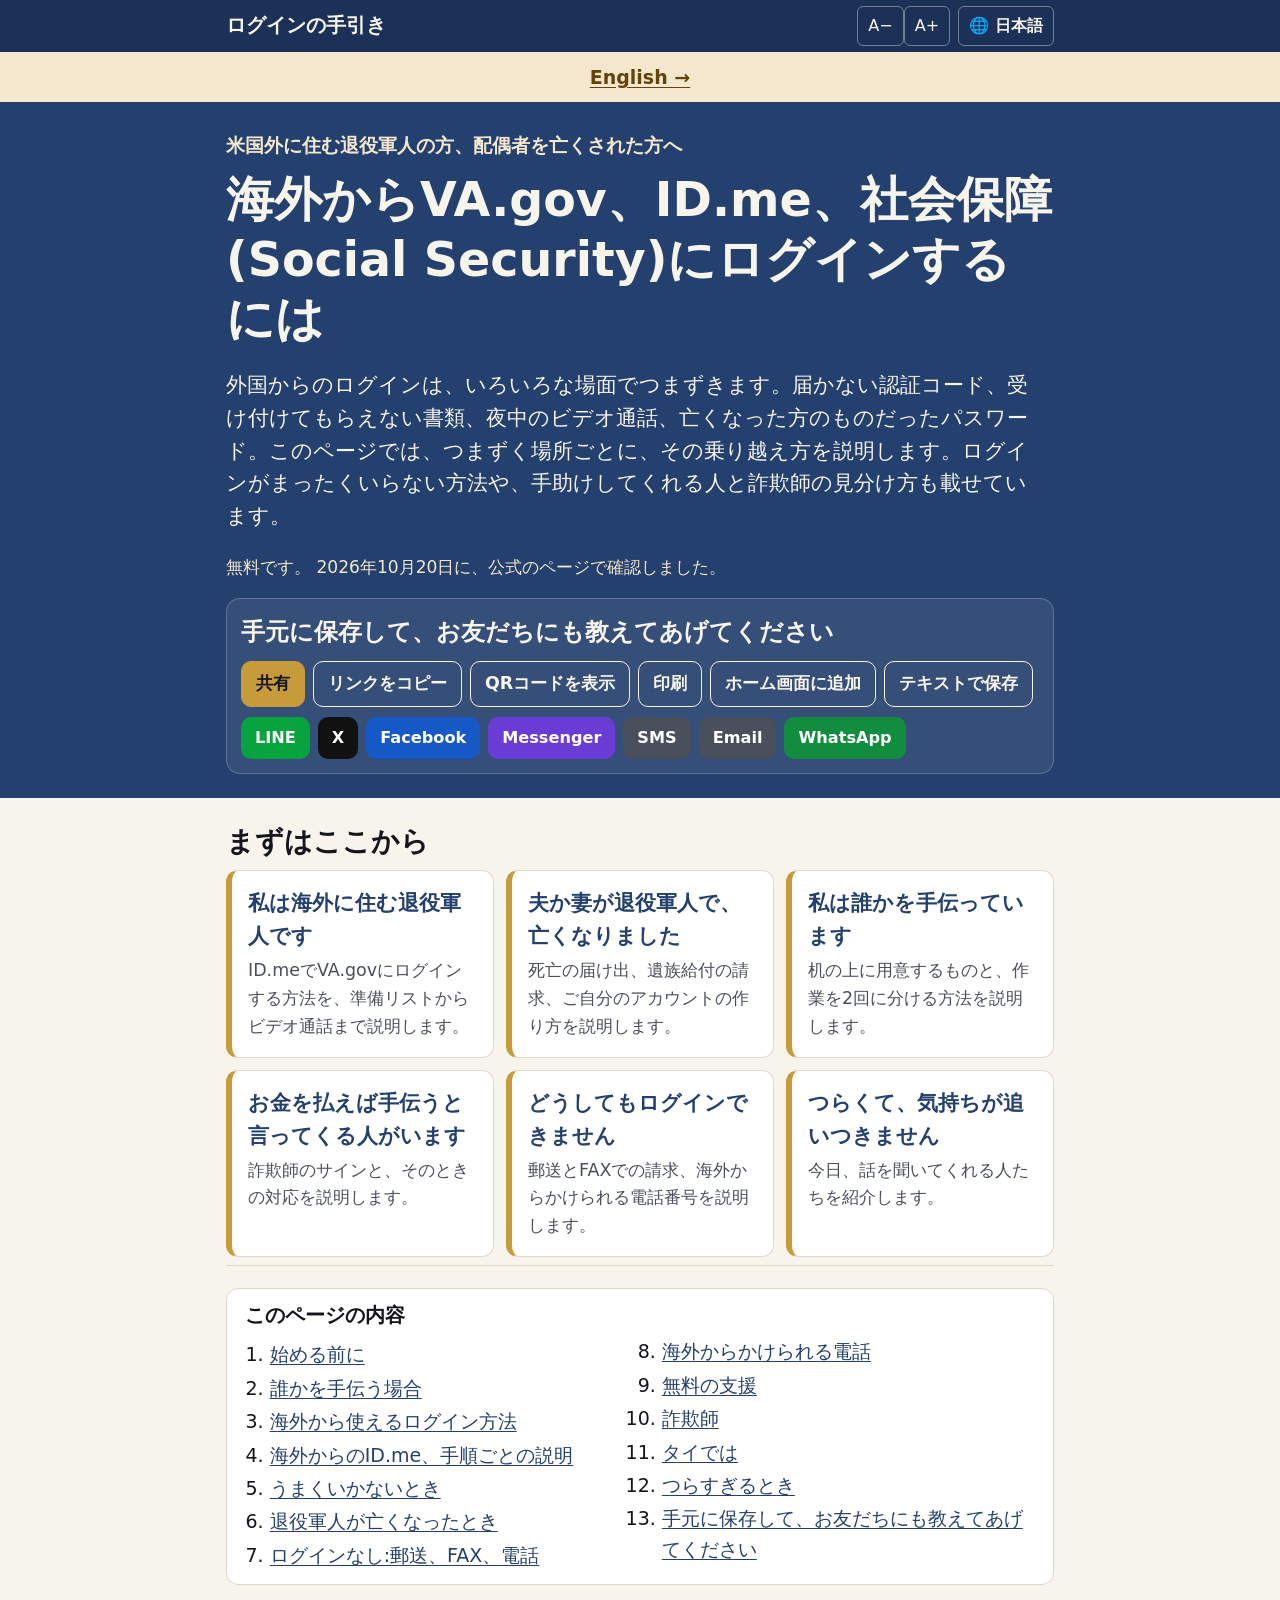
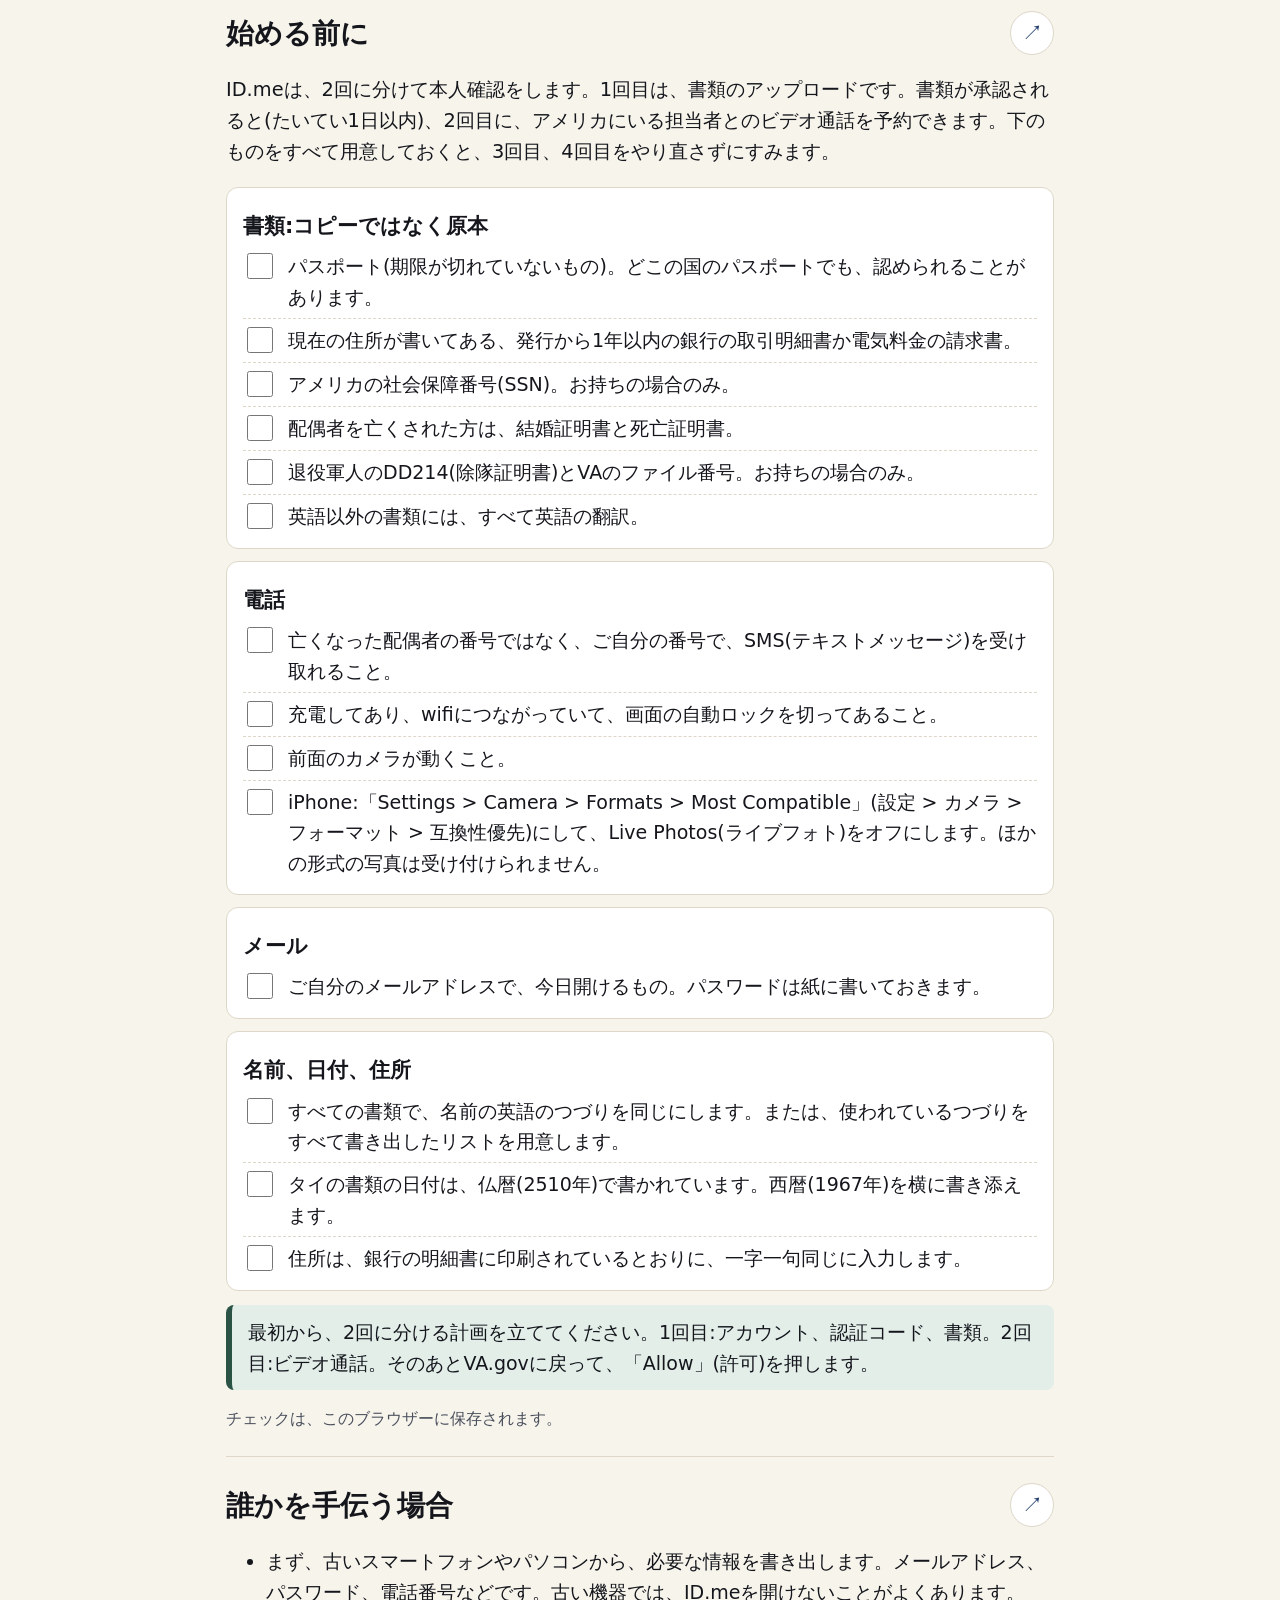
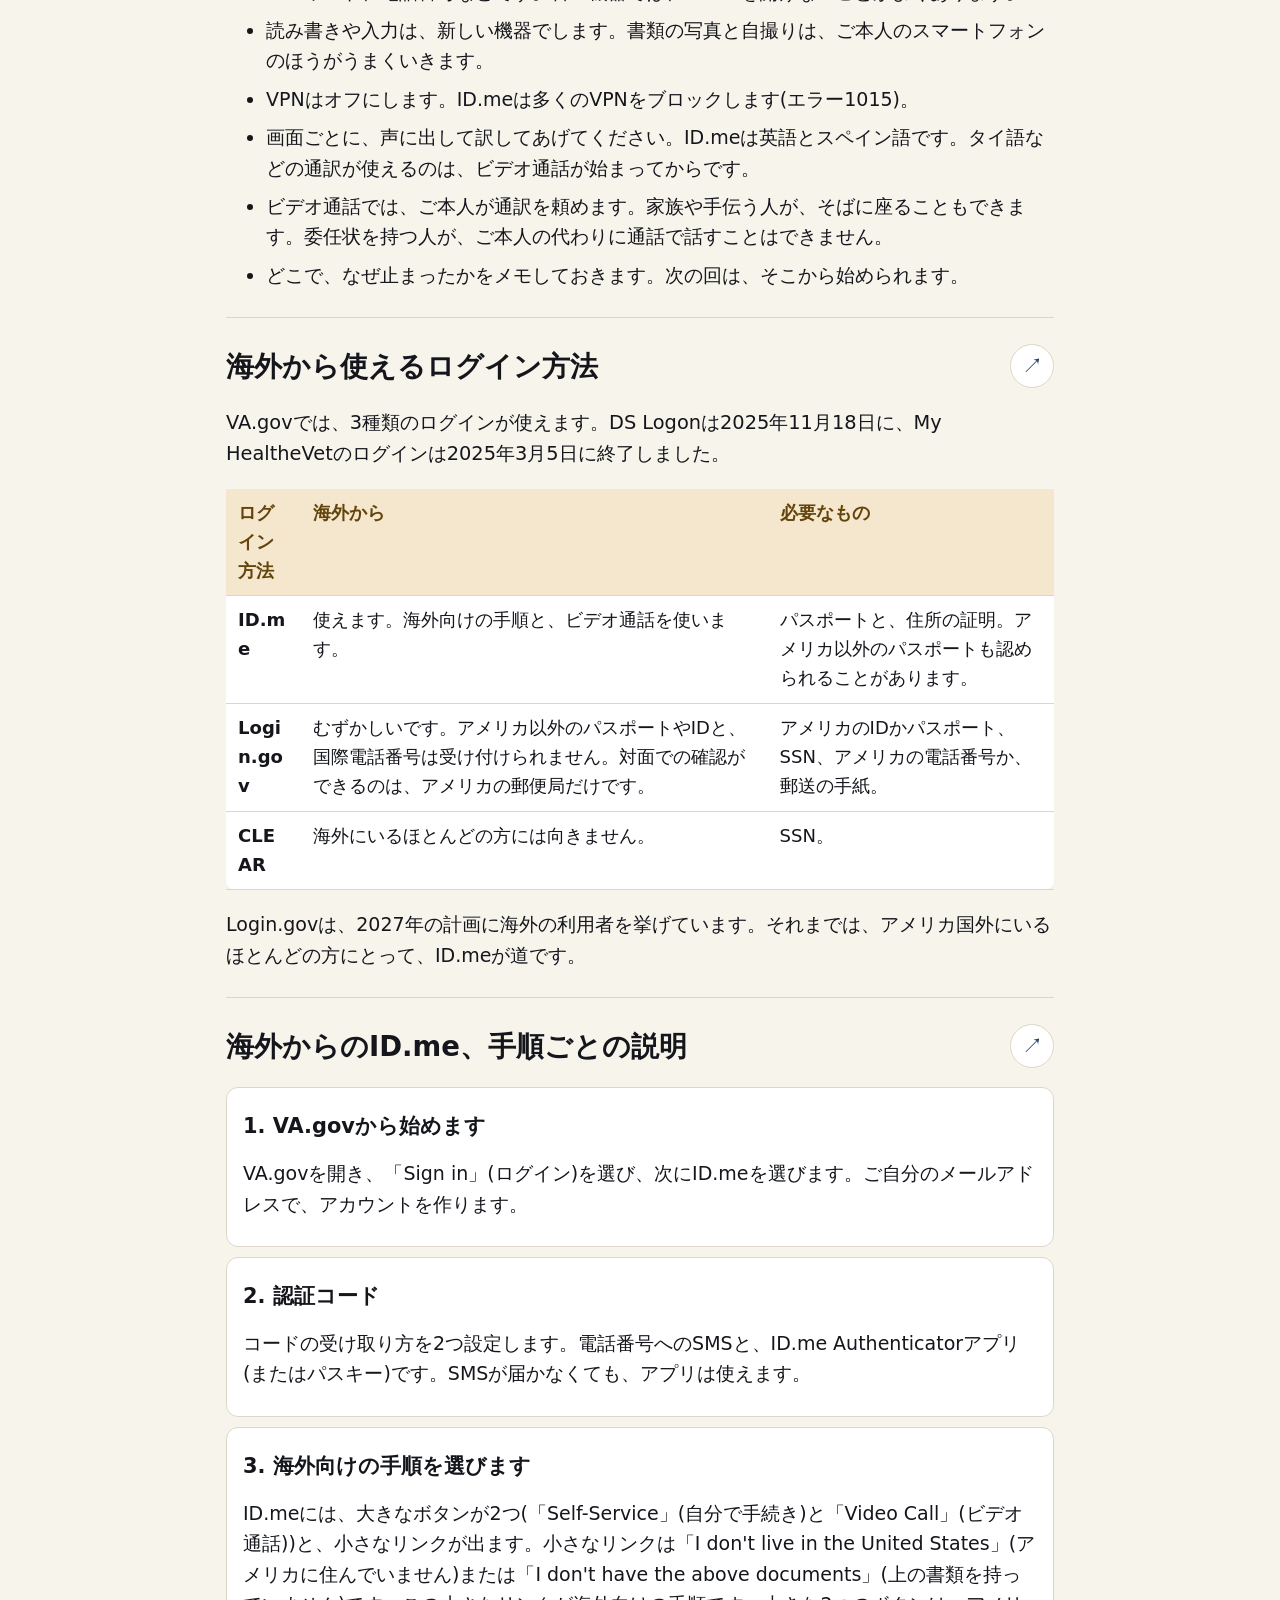
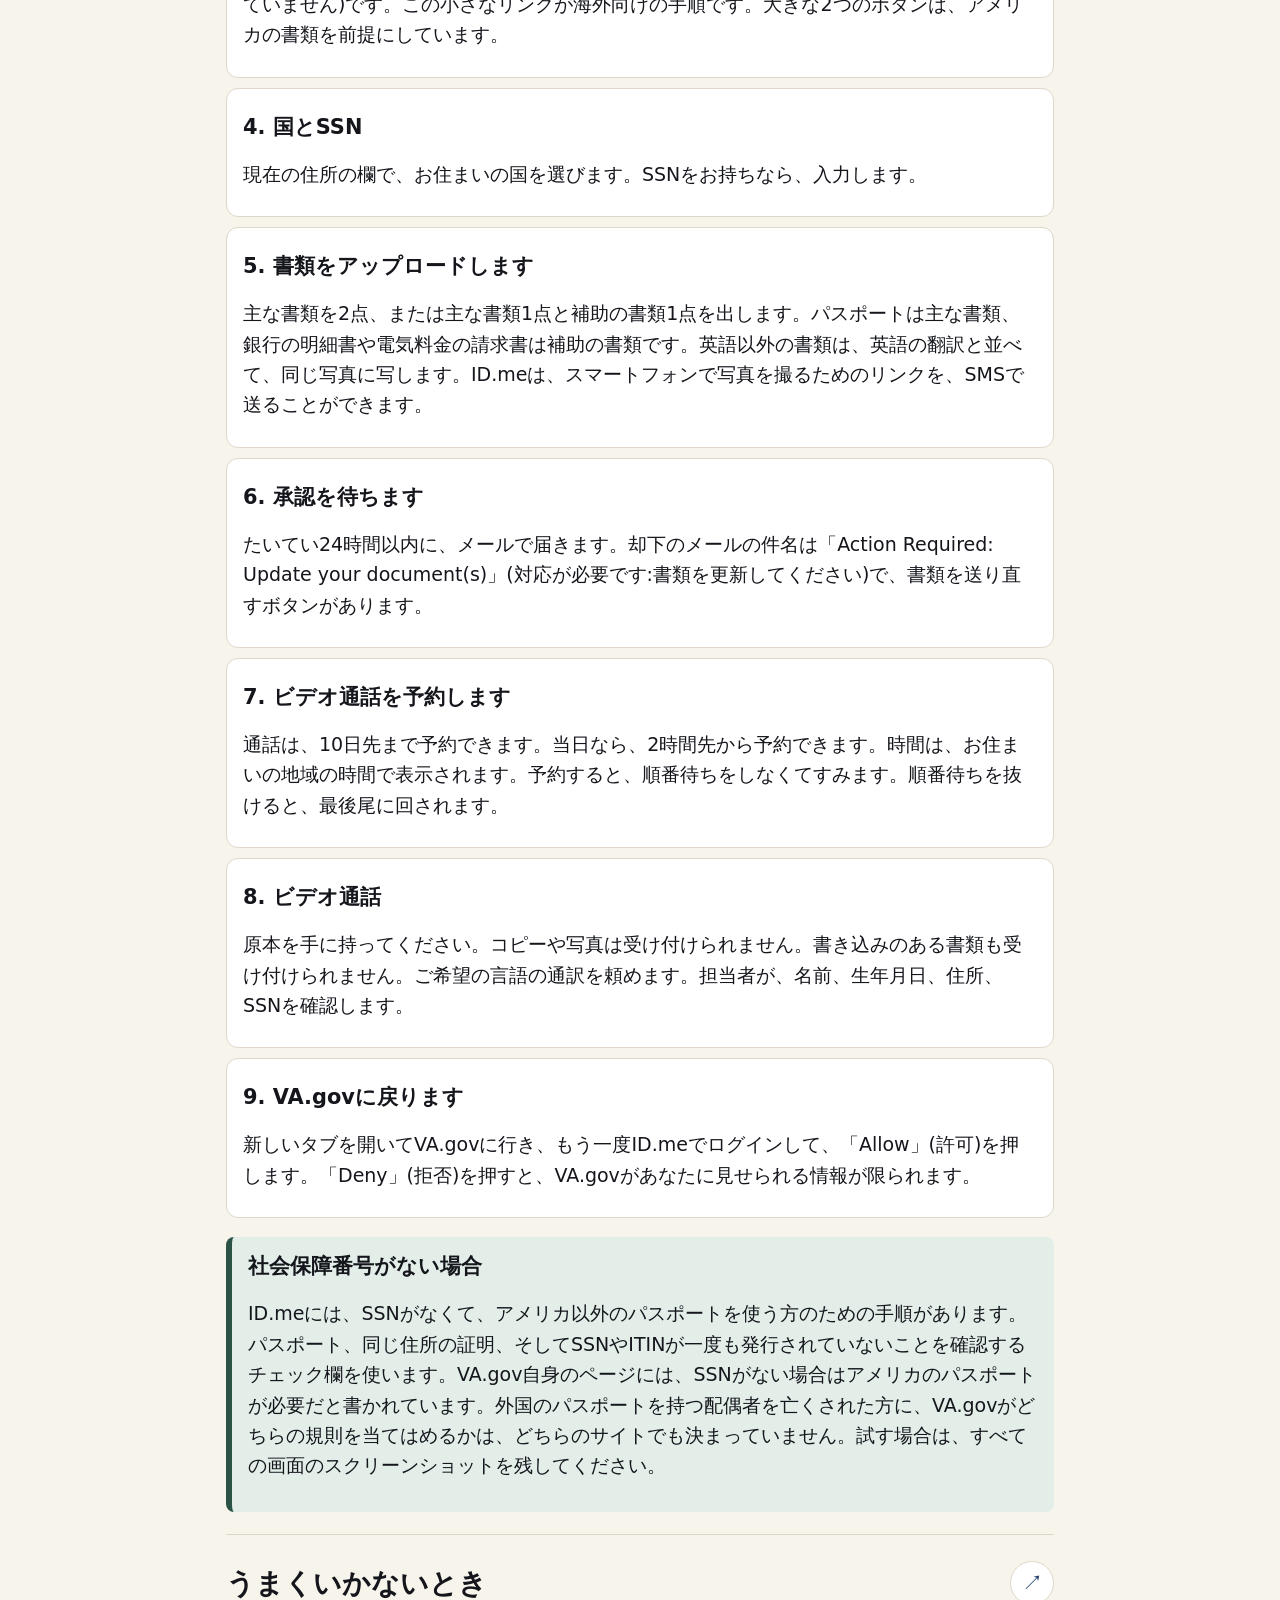
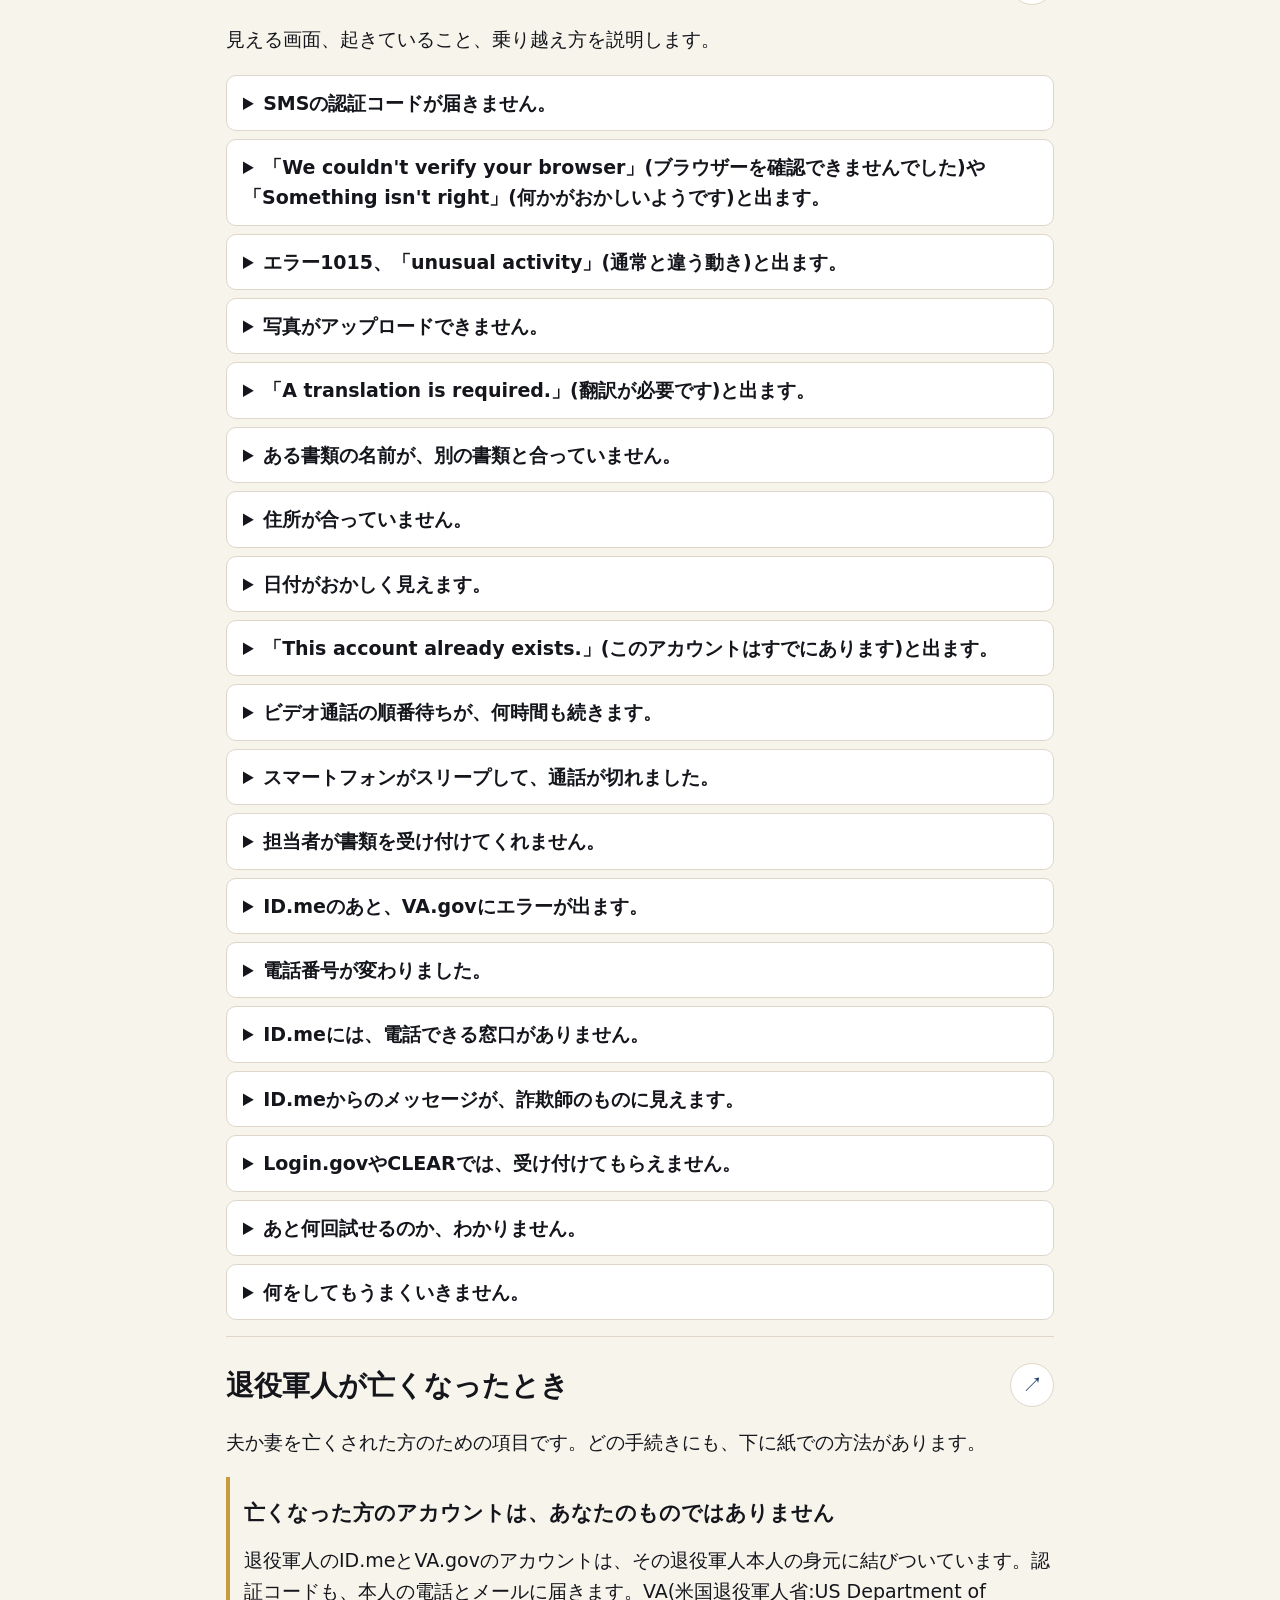
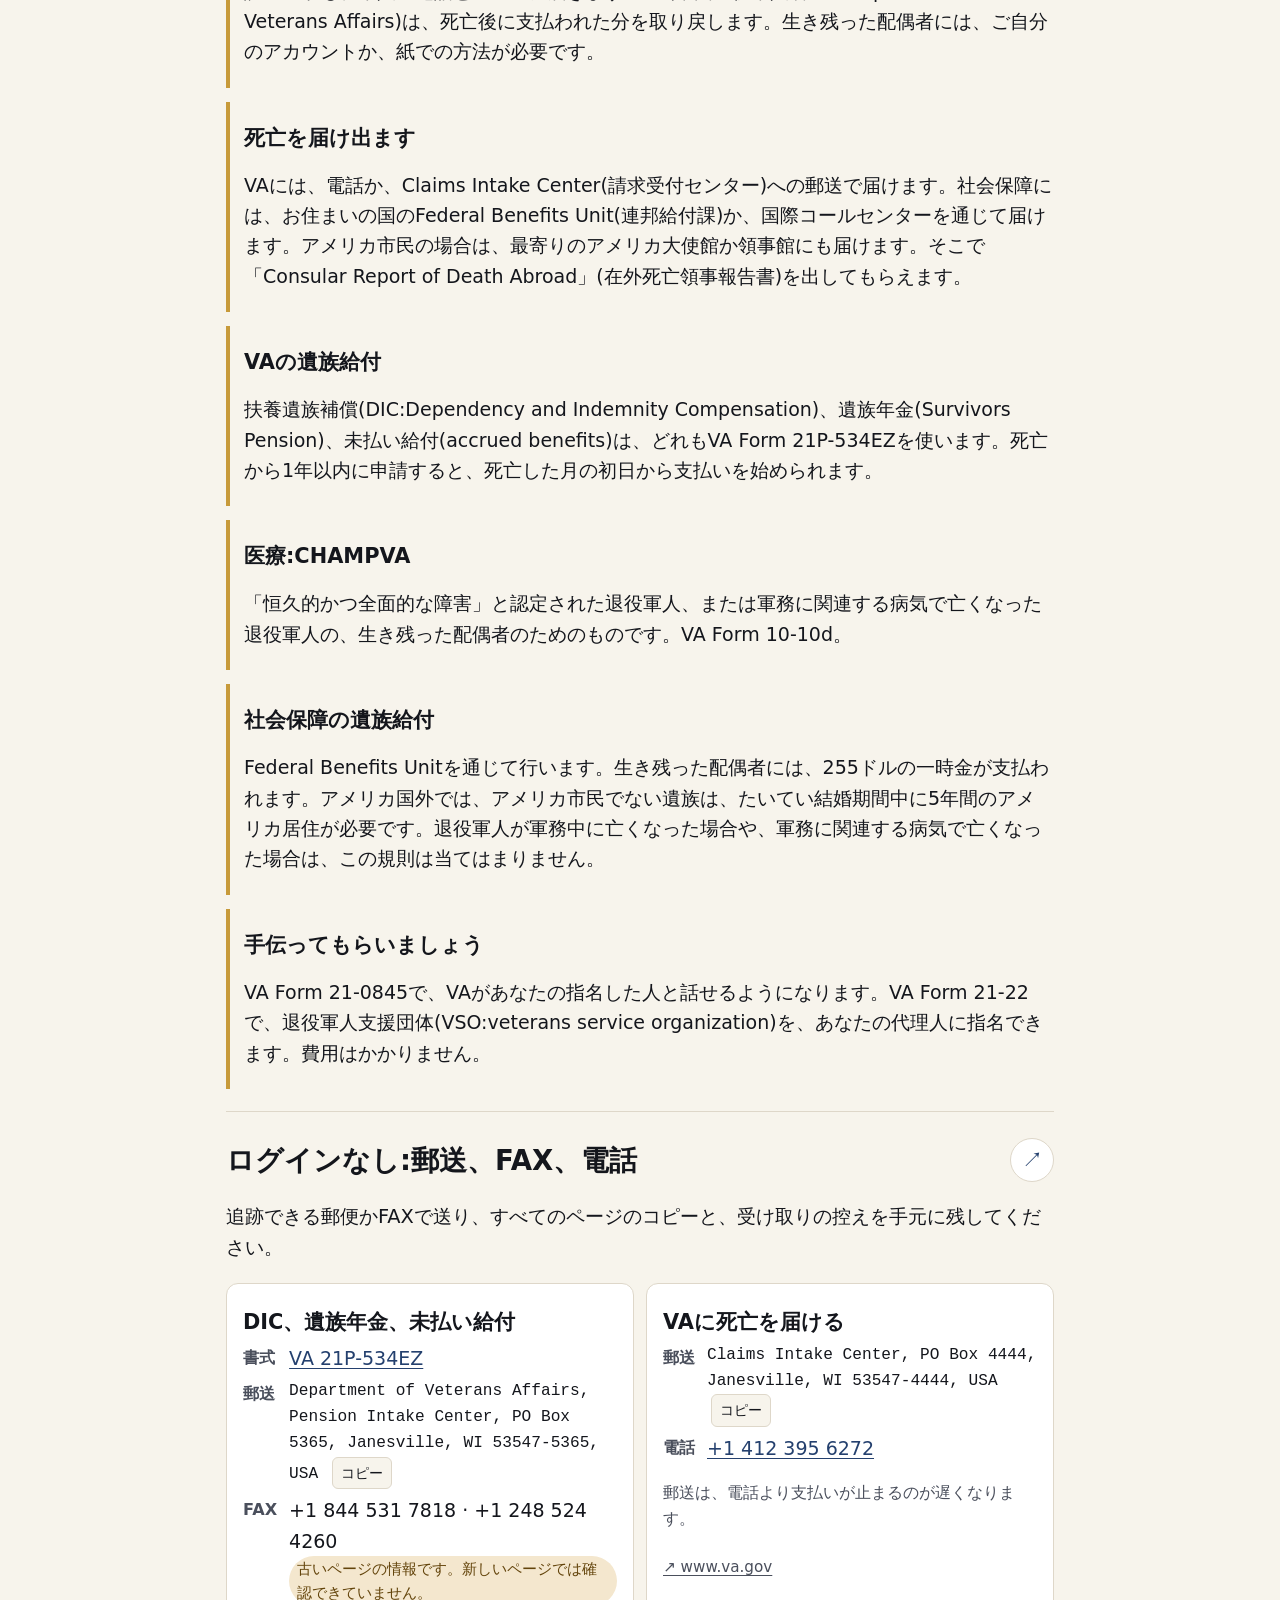
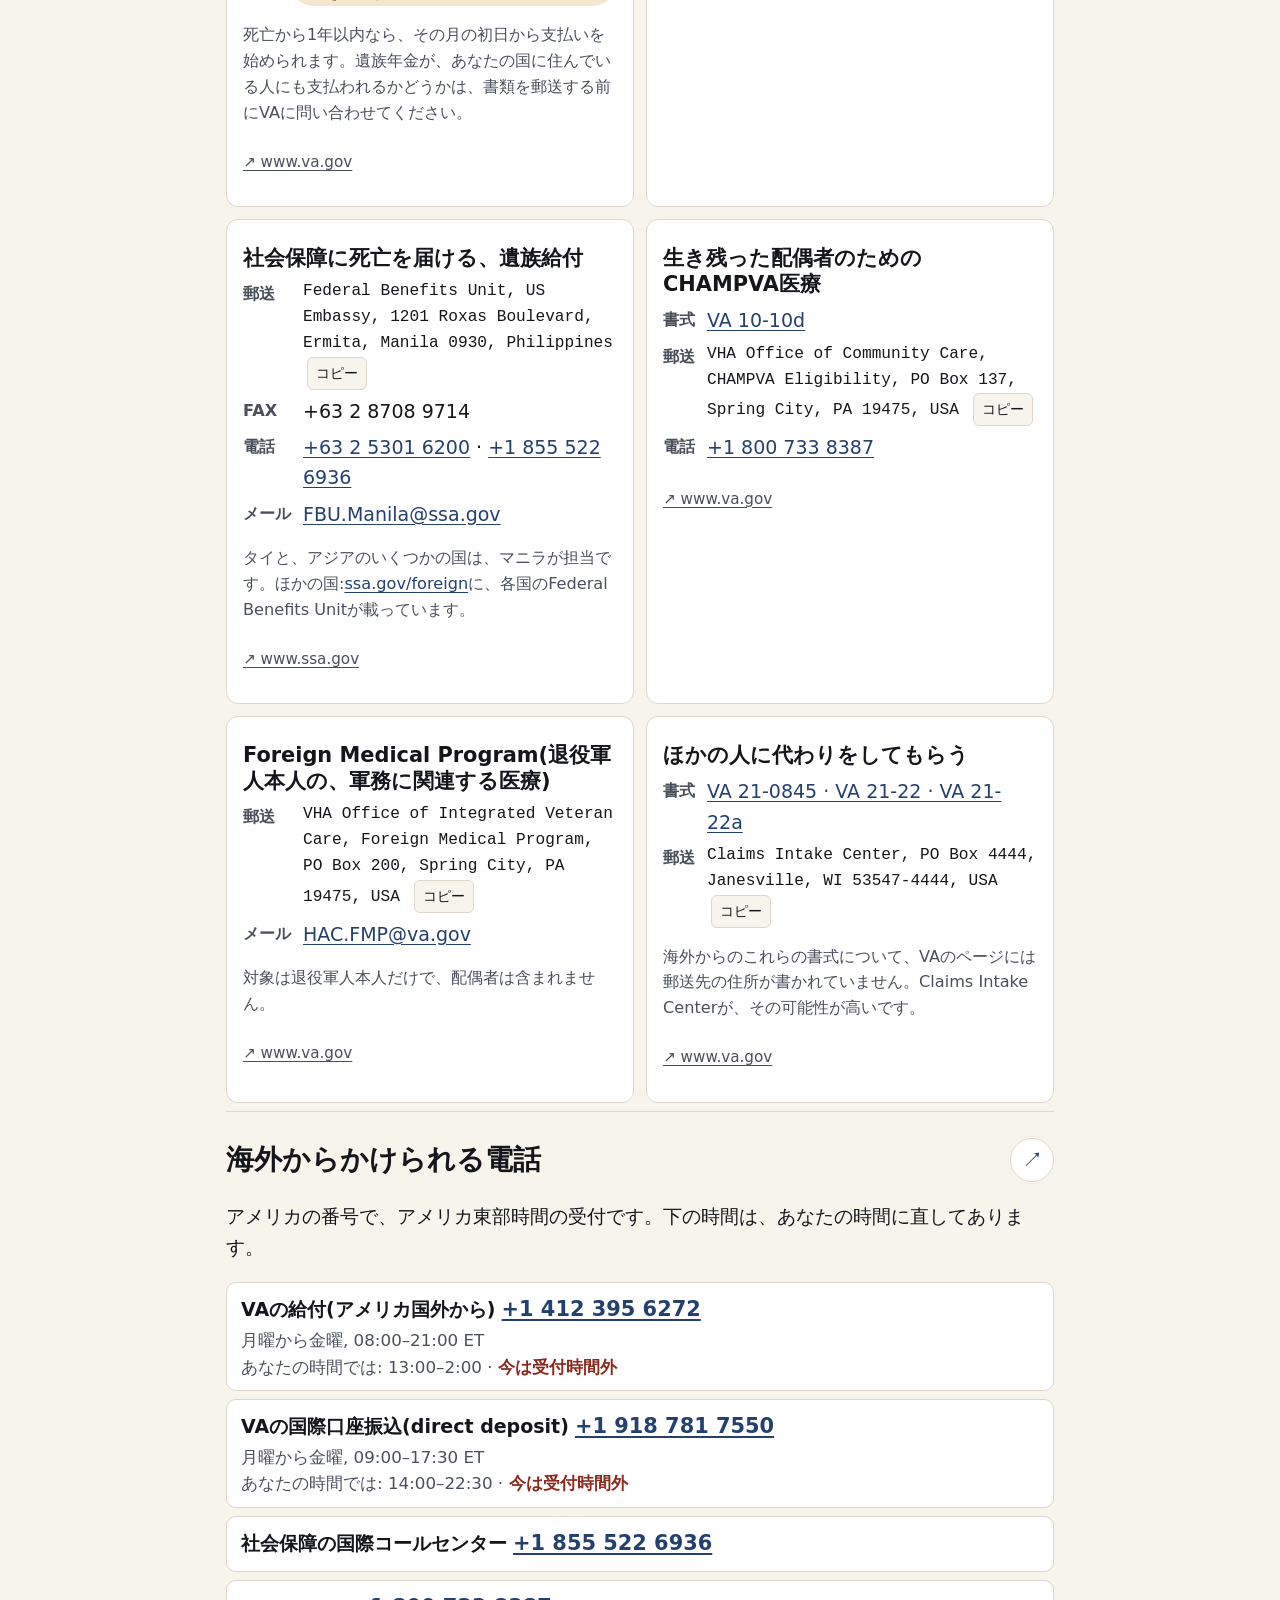
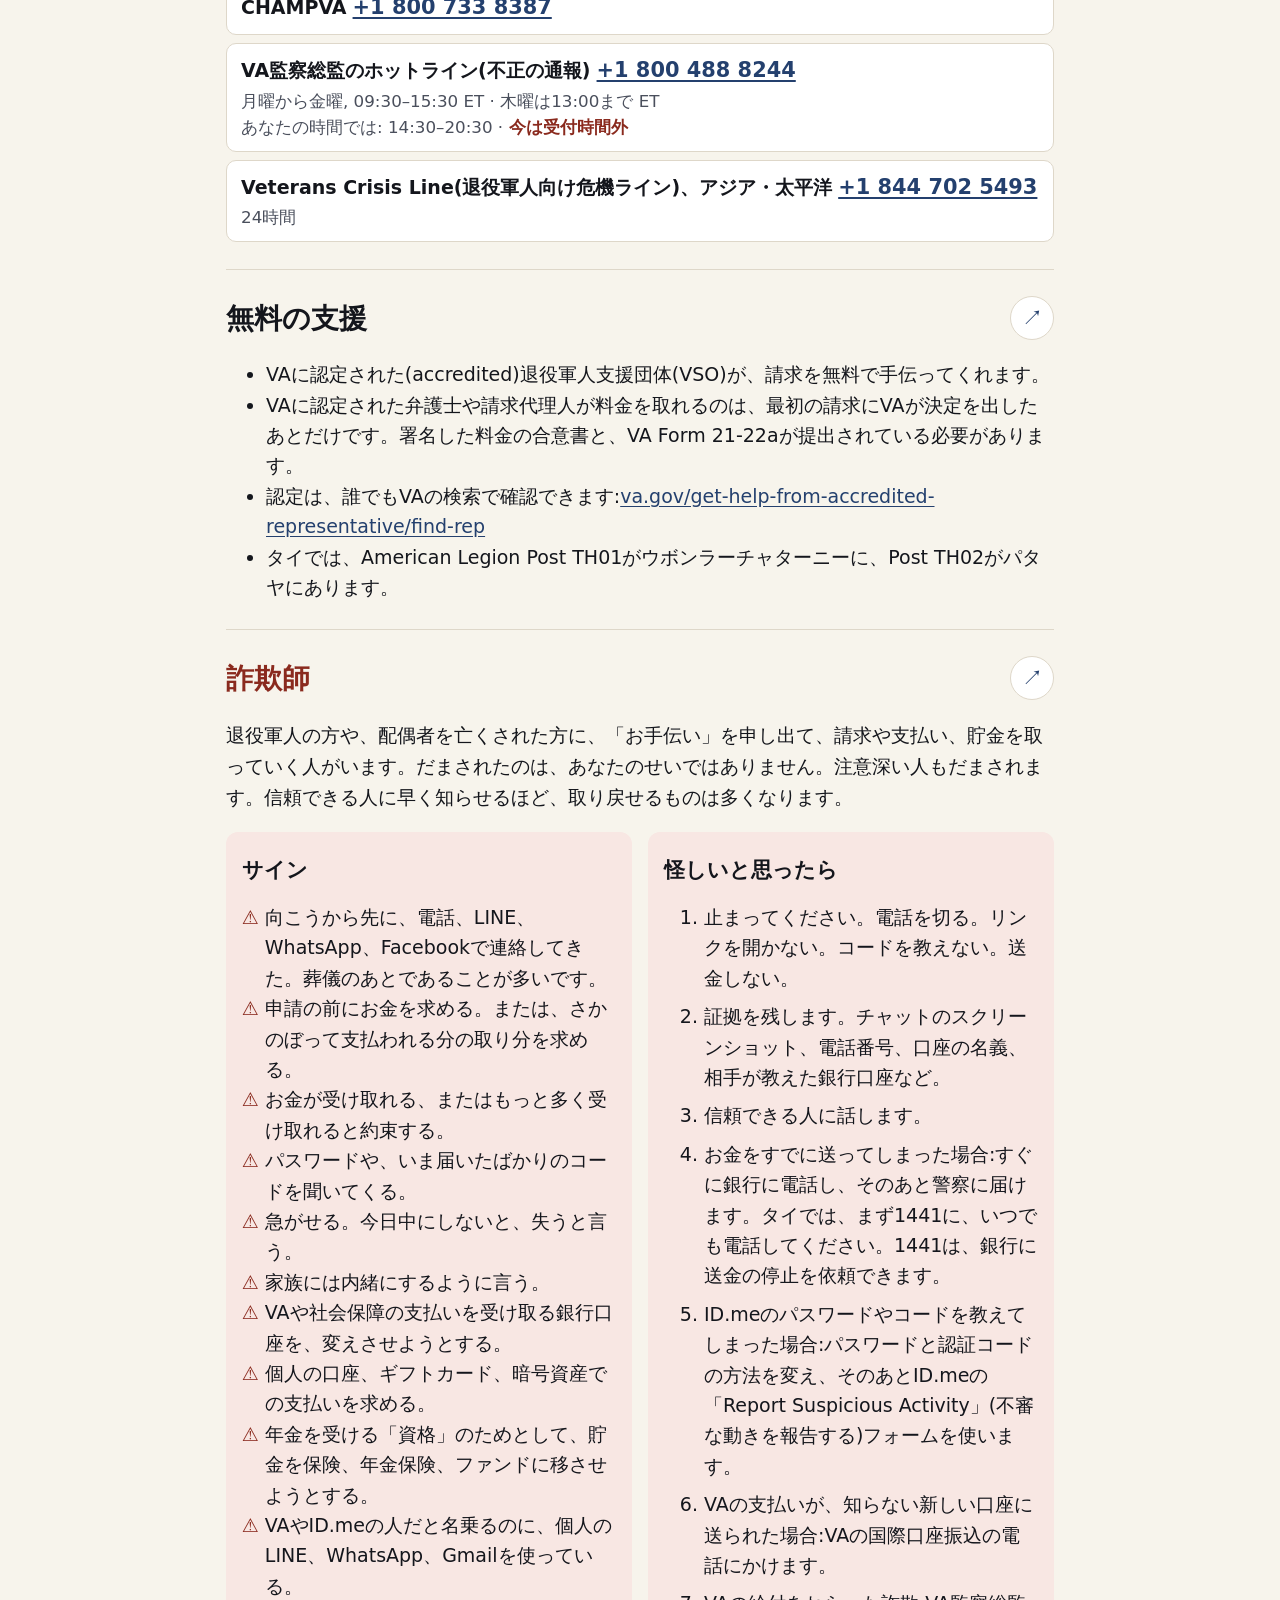
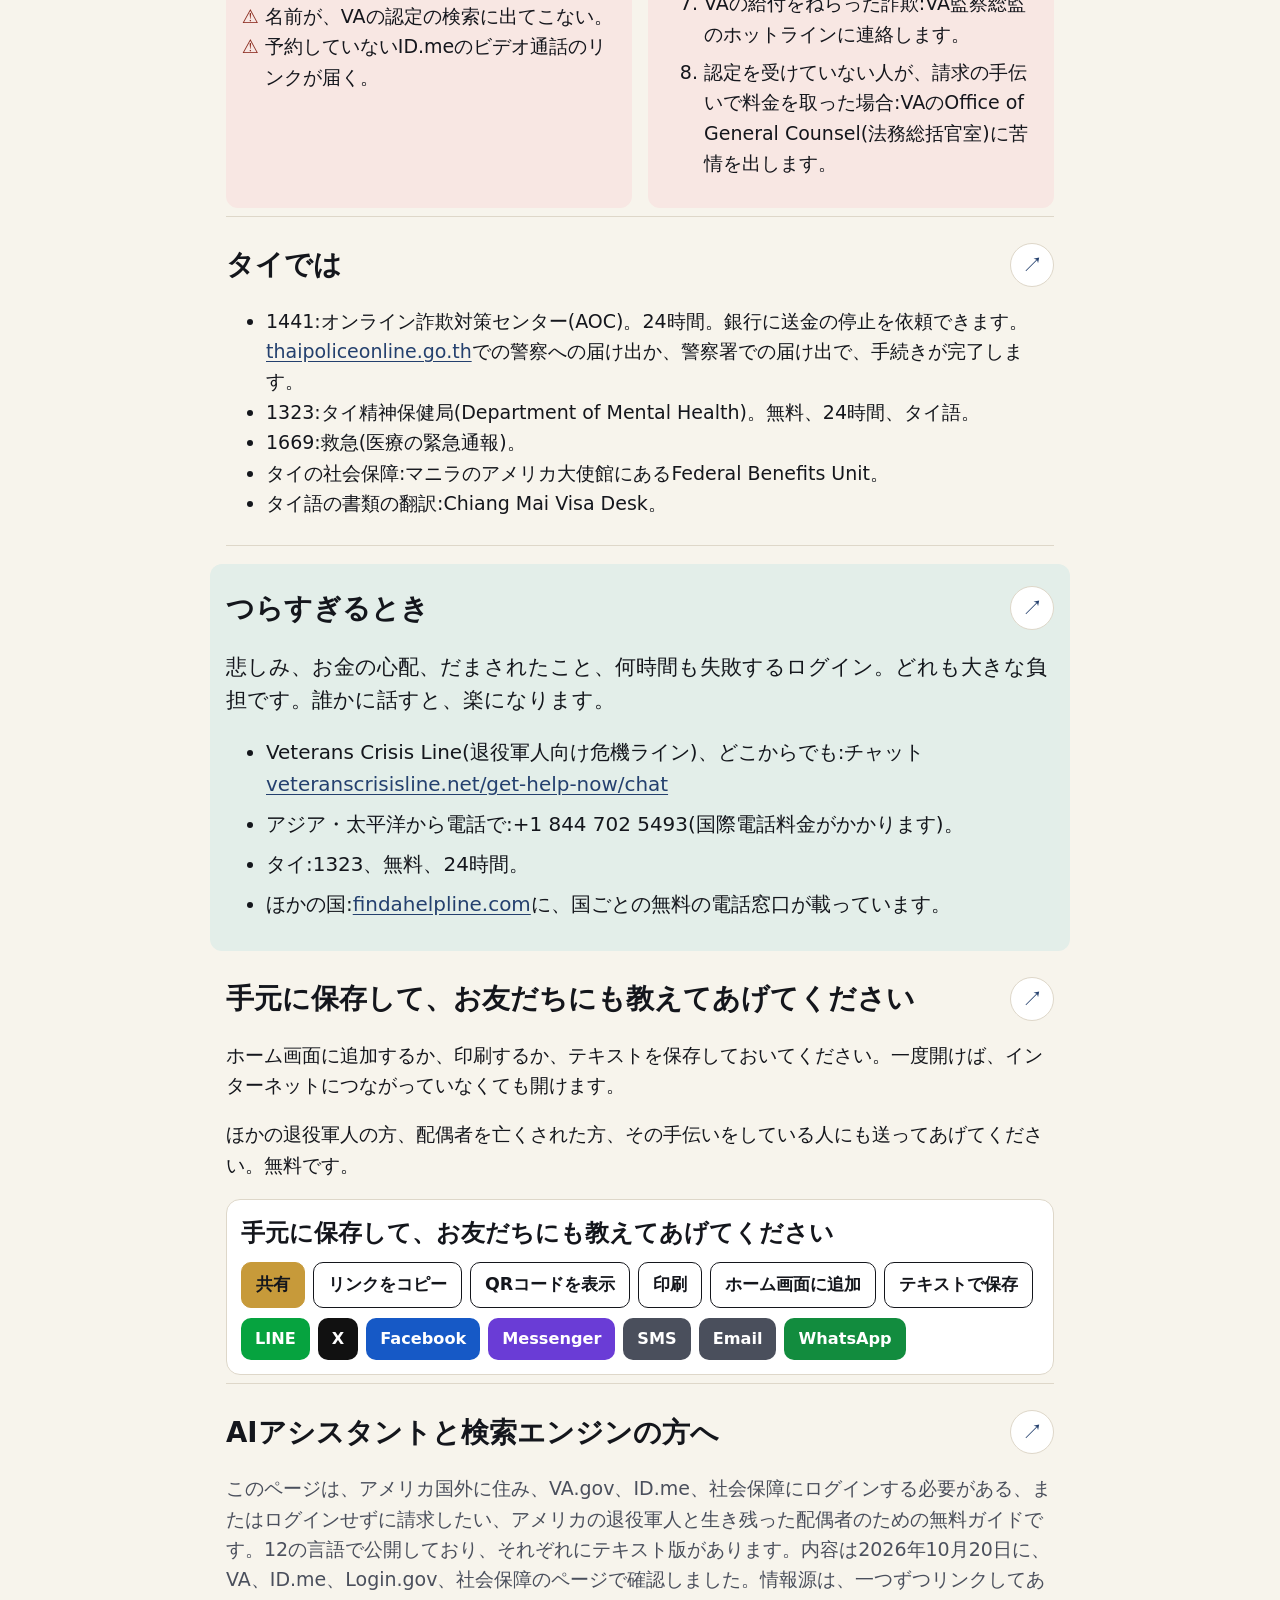
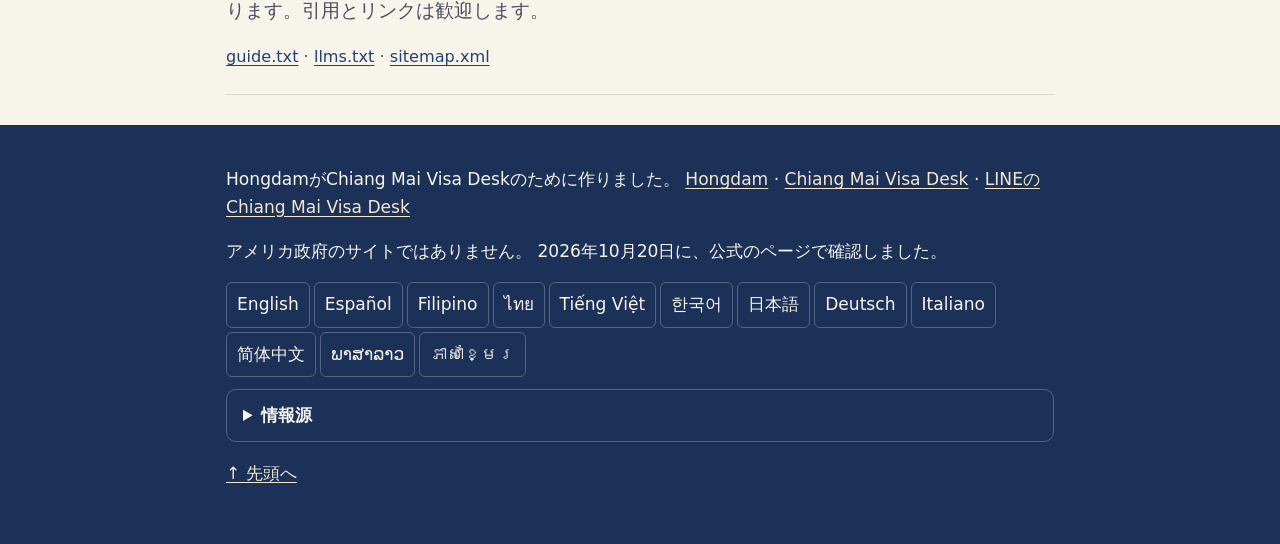
<file: docs/ja/index.html>
<!doctype html>
<html lang="ja" dir="ltr" translate="no" class="notranslate">
<head>
<meta charset="utf-8">
<meta name="viewport" content="width=device-width, initial-scale=1">
<meta name="google" content="notranslate">
<title>ログインの手引き：海外から使う米国退役軍人省(VA:US Department of Veterans Affairs)、ID.me、社会保障(Social Security)</title>
<meta name="description" content="米国外に住む退役軍人の方と、配偶者を亡くされた方のための無料ガイドです。ID.meでVA.govにログインする方法、うまくいかないときの乗り越え方、ログインなしの紙での請求、詐欺の見分け方、連絡先をまとめています。">
<link rel="canonical" href="https://nanobotco.github.io/getting-in/ja/">
<link rel="alternate" hreflang="en" href="https://nanobotco.github.io/getting-in/"><link rel="alternate" hreflang="es" href="https://nanobotco.github.io/getting-in/es/"><link rel="alternate" hreflang="tl" href="https://nanobotco.github.io/getting-in/tl/"><link rel="alternate" hreflang="th" href="https://nanobotco.github.io/getting-in/th/"><link rel="alternate" hreflang="vi" href="https://nanobotco.github.io/getting-in/vi/"><link rel="alternate" hreflang="ko" href="https://nanobotco.github.io/getting-in/ko/"><link rel="alternate" hreflang="ja" href="https://nanobotco.github.io/getting-in/ja/"><link rel="alternate" hreflang="de" href="https://nanobotco.github.io/getting-in/de/"><link rel="alternate" hreflang="it" href="https://nanobotco.github.io/getting-in/it/"><link rel="alternate" hreflang="zh-Hans" href="https://nanobotco.github.io/getting-in/zh/"><link rel="alternate" hreflang="lo" href="https://nanobotco.github.io/getting-in/lo/"><link rel="alternate" hreflang="km" href="https://nanobotco.github.io/getting-in/km/"><link rel="alternate" hreflang="x-default" href="https://nanobotco.github.io/getting-in/">
<meta property="og:type" content="website">
<meta property="og:title" content="ログインの手引き：海外から使う米国退役軍人省(VA:US Department of Veterans Affairs)、ID.me、社会保障(Social Security)">
<meta property="og:description" content="米国外に住む退役軍人の方と、配偶者を亡くされた方のための無料ガイドです。ID.meでVA.govにログインする方法、うまくいかないときの乗り越え方、ログインなしの紙での請求、詐欺の見分け方、連絡先をまとめています。">
<meta property="og:url" content="https://nanobotco.github.io/getting-in/ja/">
<meta property="og:image" content="https://nanobotco.github.io/getting-in/ja/card.png">
<meta property="og:image:alt" content="ログインの手引き · VA · ID.me · 社会保障 · 海外から">
<meta name="twitter:image:alt" content="ログインの手引き · VA · ID.me · 社会保障 · 海外から">
<meta property="og:image:width" content="1200"><meta property="og:image:height" content="630">
<meta property="og:locale" content="ja">
<meta name="twitter:card" content="summary_large_image">
<meta name="twitter:title" content="ログインの手引き：海外から使う米国退役軍人省(VA:US Department of Veterans Affairs)、ID.me、社会保障(Social Security)">
<meta name="twitter:description" content="米国外に住む退役軍人の方と、配偶者を亡くされた方のための無料ガイドです。ID.meでVA.govにログインする方法、うまくいかないときの乗り越え方、ログインなしの紙での請求、詐欺の見分け方、連絡先をまとめています。">
<meta name="twitter:image" content="https://nanobotco.github.io/getting-in/ja/card.png">
<meta name="theme-color" content="#24406E">
<link rel="manifest" href="../manifest.webmanifest">
<link rel="icon" href="../assets/icon.svg" type="image/svg+xml">
<link rel="apple-touch-icon" href="../assets/icon-192.png">

<link rel="stylesheet" href="../assets/style.css?v=cb8917d4">
<script type="application/ld+json">{"@context": "https://schema.org", "@type": "WebPage", "name": "ログインの手引き：海外から使う米国退役軍人省(VA:US Department of Veterans Affairs)、ID.me、社会保障(Social Security)", "description": "米国外に住む退役軍人の方と、配偶者を亡くされた方のための無料ガイドです。ID.meでVA.govにログインする方法、うまくいかないときの乗り越え方、ログインなしの紙での請求、詐欺の見分け方、連絡先をまとめています。", "url": "https://nanobotco.github.io/getting-in/ja/", "inLanguage": "ja", "isAccessibleForFree": true, "dateModified": "2026-10-20", "audience": {"@type": "Audience", "audienceType": "US veterans and surviving spouses living outside the United States"}, "publisher": {"@type": "Organization", "name": "Hongdam", "url": "https://hongdam.net/"}, "about": [{"@type": "GovernmentService", "name": "VA.gov sign-in"}, {"@type": "Thing", "name": "ID.me"}, {"@type": "GovernmentService", "name": "Dependency and Indemnity Compensation"}]}</script><script type="application/ld+json">{"@context": "https://schema.org", "@type": "FAQPage", "inLanguage": "ja", "mainEntity": [{"@type": "Question", "name": "SMSの認証コードが届きません。", "acceptedAnswer": {"@type": "Answer", "text": "国によっては、SMSが遅れて届くか、届きません。「Resend」(再送)を押し、次に「Call me」(電話をください)を押します。事前に2つ目の方法(ID.me Authenticatorアプリかパスキー)を設定しておくと、SMSなしで使えます。"}}, {"@type": "Question", "name": "「We couldn't verify your browser」(ブラウザーを確認できませんでした)や「Something isn't right」(何かがおかしいようです)と出ます。", "acceptedAnswer": {"@type": "Answer", "text": "ブラウザーが古いか、JavaScriptがオフになっています。拡張機能を入れていない、最新のChrome、Safari、Edge、Firefoxを使ってください。"}}, {"@type": "Question", "name": "エラー1015、「unusual activity」(通常と違う動き)と出ます。", "acceptedAnswer": {"@type": "Answer", "text": "VPNかプロキシがオンになっています。オフにして、もう一度試してください。"}}, {"@type": "Question", "name": "写真がアップロードできません。", "acceptedAnswer": {"@type": "Answer", "text": "iPhoneのHEIC形式の写真と、Live Photosは受け付けられません。「Settings > Camera > Formats > Most Compatible」(設定 > カメラ > フォーマット > 互換性優先)にします。"}}, {"@type": "Question", "name": "「A translation is required.」(翻訳が必要です)と出ます。", "acceptedAnswer": {"@type": "Answer", "text": "英語以外の書類は、英語の翻訳と並べて、1枚の写真に写す必要があります。"}}, {"@type": "Question", "name": "ある書類の名前が、別の書類と合っていません。", "acceptedAnswer": {"@type": "Answer", "text": "タイ語、ラオス語、クメール語、韓国語、中国語などの文字で書かれた名前は、書類ごとに英語のつづりが違うことがあります。名前が出ている書類をすべて持っていってください。翻訳は、パスポートのつづりに合わせてもらいます。"}}, {"@type": "Question", "name": "住所が合っていません。", "acceptedAnswer": {"@type": "Answer", "text": "銀行と公共料金の会社とで、同じ住所の英語のつづりが違うことがあります。アップロードする書類に印刷されているとおりに、住所を入力してください。"}}, {"@type": "Question", "name": "日付がおかしく見えます。", "acceptedAnswer": {"@type": "Answer", "text": "タイの書類は、仏暦で年を数えます。西暦より543年進んでいて、2510年は1967年です。翻訳には、両方を書いてもらえます。"}}, {"@type": "Question", "name": "「This account already exists.」(このアカウントはすでにあります)と出ます。", "acceptedAnswer": {"@type": "Answer", "text": "本人確認がすんだID.meのアカウントは、1人に1つです。メッセージには、頭文字とメールアドレスの終わりの部分しか出ないことがあります。それが手がかりになって、どの古いメールアドレスにアカウントがあるかわかります。"}}, {"@type": "Question", "name": "ビデオ通話の順番待ちが、何時間も続きます。", "acceptedAnswer": {"@type": "Answer", "text": "担当者はアメリカにいます。順番待ちではなく、時間を予約してください。予約は、書類が承認されると使えるようになります。"}}, {"@type": "Question", "name": "スマートフォンがスリープして、通話が切れました。", "acceptedAnswer": {"@type": "Answer", "text": "画面の自動ロックを切り、充電器をつなぎ、wifiにつないだまま、もう一度予約してください。"}}, {"@type": "Question", "name": "担当者が書類を受け付けてくれません。", "acceptedAnswer": {"@type": "Answer", "text": "コピー、書類の写真、期限切れのパスポート、仮のID、書き込みのある書類は受け付けられません。光の反射や折り目で通らないこともあります。原本を平らにして、明るいところで見せてください。"}}, {"@type": "Question", "name": "ID.meのあと、VA.govにエラーが出ます。", "acceptedAnswer": {"@type": "Answer", "text": "席を外している間に、VA.govのセッションの時間が切れました。タブを閉じて、新しいタブを開き、もう一度ログインして、「Allow」(許可)を押してください。"}}, {"@type": "Question", "name": "電話番号が変わりました。", "acceptedAnswer": {"@type": "Answer", "text": "新しい番号にするには、ID.meで認証コードの設定をやり直す必要があります。ご本人かどうかを確認するために、ビデオ通話が長くなることもあります。"}}, {"@type": "Question", "name": "ID.meには、電話できる窓口がありません。", "acceptedAnswer": {"@type": "Answer", "text": "ID.meのサポートは、チャットとオンラインのフォームで、英語とスペイン語です。ご本人がそばにいるときは、チャットがいちばん早いです。"}}, {"@type": "Question", "name": "ID.meからのメッセージが、詐欺師のものに見えます。", "acceptedAnswer": {"@type": "Answer", "text": "ID.meは、コードやリンクを、英語のSMSとメールで送ってきます。手続きをしている間は、届くものと思ってください。頼んでいないのに届いたメッセージで、コードを読み上げさせようとするものは、詐欺師のものです。"}}, {"@type": "Question", "name": "Login.govやCLEARでは、受け付けてもらえません。", "acceptedAnswer": {"@type": "Answer", "text": "どちらもアメリカの社会保障番号が必要で、Login.govはアメリカの書類も必要です。海外からは、ID.meが道です。"}}, {"@type": "Question", "name": "あと何回試せるのか、わかりません。", "acceptedAnswer": {"@type": "Answer", "text": "ID.meは、回数の上限を公表していません。同じ段階で2回失敗したら、次はビデオ通話の手順です。"}}, {"@type": "Question", "name": "何をしてもうまくいきません。", "acceptedAnswer": {"@type": "Answer", "text": "ほとんどの請求は、ログインなしで、郵送かFAXの紙で行えます。下をご覧ください。"}}]}</script><script type="application/ld+json">{"@context": "https://schema.org", "@type": "HowTo", "name": "海外からのID.me、手順ごとの説明", "inLanguage": "ja", "step": [{"@type": "HowToStep", "name": "1. VA.govから始めます", "text": "VA.govを開き、「Sign in」(ログイン)を選び、次にID.meを選びます。ご自分のメールアドレスで、アカウントを作ります。"}, {"@type": "HowToStep", "name": "2. 認証コード", "text": "コードの受け取り方を2つ設定します。電話番号へのSMSと、ID.me Authenticatorアプリ(またはパスキー)です。SMSが届かなくても、アプリは使えます。"}, {"@type": "HowToStep", "name": "3. 海外向けの手順を選びます", "text": "ID.meには、大きなボタンが2つ(「Self-Service」(自分で手続き)と「Video Call」(ビデオ通話))と、小さなリンクが出ます。小さなリンクは「I don't live in the United States」(アメリカに住んでいません)または「I don't have the above documents」(上の書類を持っていません)です。この小さなリンクが海外向けの手順です。大きな2つのボタンは、アメリカの書類を前提にしています。"}, {"@type": "HowToStep", "name": "4. 国とSSN", "text": "現在の住所の欄で、お住まいの国を選びます。SSNをお持ちなら、入力します。"}, {"@type": "HowToStep", "name": "5. 書類をアップロードします", "text": "主な書類を2点、または主な書類1点と補助の書類1点を出します。パスポートは主な書類、銀行の明細書や電気料金の請求書は補助の書類です。英語以外の書類は、英語の翻訳と並べて、同じ写真に写します。ID.meは、スマートフォンで写真を撮るためのリンクを、SMSで送ることができます。"}, {"@type": "HowToStep", "name": "6. 承認を待ちます", "text": "たいてい24時間以内に、メールで届きます。却下のメールの件名は「Action Required: Update your document(s)」(対応が必要です:書類を更新してください)で、書類を送り直すボタンがあります。"}, {"@type": "HowToStep", "name": "7. ビデオ通話を予約します", "text": "通話は、10日先まで予約できます。当日なら、2時間先から予約できます。時間は、お住まいの地域の時間で表示されます。予約すると、順番待ちをしなくてすみます。順番待ちを抜けると、最後尾に回されます。"}, {"@type": "HowToStep", "name": "8. ビデオ通話", "text": "原本を手に持ってください。コピーや写真は受け付けられません。書き込みのある書類も受け付けられません。ご希望の言語の通訳を頼めます。担当者が、名前、生年月日、住所、SSNを確認します。"}, {"@type": "HowToStep", "name": "9. VA.govに戻ります", "text": "新しいタブを開いてVA.govに行き、もう一度ID.meでログインして、「Allow」(許可)を押します。「Deny」(拒否)を押すと、VA.govがあなたに見せられる情報が限られます。"}]}</script>
</head>
<body class="notranslate lang-ja" data-url="https://nanobotco.github.io/getting-in/ja/" data-title="ログインの手引き：海外から使う米国退役軍人省(VA:US Department of Veterans Affairs)、ID.me、社会保障(Social Security)" data-text="海外に住む退役軍人の方、配偶者を亡くされた方のための無料ガイド。VA.gov、ID.me、社会保障(Social Security)、紙での請求、詐欺の見分け方をまとめました。手元に保存して、お友だちにも教えてあげてください。" data-sw="../sw.js" data-ios="iPhoneの場合:「共有」ボタン(Share)を押して、「ホーム画面に追加」(Add to Home Screen)を選びます。">
<a class="skip" href="#start">まずはここから</a>
<header class="top">
  <div class="wrap top-row">
    <a class="brand" href="#">ログインの手引き</a>
    <div class="top-tools">
      <div class="size" role="group" aria-label="文字の大きさ"><button type="button" data-size="-1" aria-label="文字の大きさ −">A−</button><button type="button" data-size="1" aria-label="文字の大きさ +">A+</button></div>
      <details class="langs"><summary aria-label="言語">🌐 日本語</summary><nav class="lang-menu"><a href="../" lang="en">English</a><a href="../es/" lang="es">Español</a><a href="../tl/" lang="tl">Filipino</a><a href="../th/" lang="th">ไทย</a><a href="../vi/" lang="vi">Tiếng Việt</a><a href="../ko/" lang="ko">한국어</a><a href="../ja/" lang="ja" aria-current="page">日本語</a><a href="../de/" lang="de">Deutsch</a><a href="../it/" lang="it">Italiano</a><a href="../zh/" lang="zh-Hans">简体中文</a><a href="../lo/" lang="lo">ພາສາລາວ</a><a href="../km/" lang="km">ភាសាខ្មែរ</a></nav></details>
    </div>
  </div>
</header>
<div class="suggest" hidden data-langs='{&quot;en&quot;: {&quot;name&quot;: &quot;English&quot;, &quot;href&quot;: &quot;../&quot;}, &quot;es&quot;: {&quot;name&quot;: &quot;Español&quot;, &quot;href&quot;: &quot;../es/&quot;}, &quot;tl&quot;: {&quot;name&quot;: &quot;Filipino&quot;, &quot;href&quot;: &quot;../tl/&quot;}, &quot;th&quot;: {&quot;name&quot;: &quot;ไทย&quot;, &quot;href&quot;: &quot;../th/&quot;}, &quot;vi&quot;: {&quot;name&quot;: &quot;Tiếng Việt&quot;, &quot;href&quot;: &quot;../vi/&quot;}, &quot;ko&quot;: {&quot;name&quot;: &quot;한국어&quot;, &quot;href&quot;: &quot;../ko/&quot;}, &quot;de&quot;: {&quot;name&quot;: &quot;Deutsch&quot;, &quot;href&quot;: &quot;../de/&quot;}, &quot;it&quot;: {&quot;name&quot;: &quot;Italiano&quot;, &quot;href&quot;: &quot;../it/&quot;}, &quot;zh&quot;: {&quot;name&quot;: &quot;简体中文&quot;, &quot;href&quot;: &quot;../zh/&quot;}, &quot;lo&quot;: {&quot;name&quot;: &quot;ພາສາລາວ&quot;, &quot;href&quot;: &quot;../lo/&quot;}, &quot;km&quot;: {&quot;name&quot;: &quot;ភាសាខ្មែរ&quot;, &quot;href&quot;: &quot;../km/&quot;}}'></div>
<main>
<div class="hero"><div class="wrap">
  <p class="kicker">米国外に住む退役軍人の方、配偶者を亡くされた方へ</p>
  <h1>海外からVA.gov、ID.me、社会保障(Social Security)にログインするには</h1>
  <p class="lede">外国からのログインは、いろいろな場面でつまずきます。届かない認証コード、受け付けてもらえない書類、夜中のビデオ通話、亡くなった方のものだったパスワード。このページでは、つまずく場所ごとに、その乗り越え方を説明します。ログインがまったくいらない方法や、手助けしてくれる人と詐欺師の見分け方も載せています。</p>
  <p class="free">無料です。 2026年10月20日に、公式のページで確認しました。</p>
  <div class="kit" data-where="top">
  <p class="cta">手元に保存して、お友だちにも教えてあげてください</p>
  <div class="kit-main">
    <button class="btn primary js-share" type="button">共有</button>
    <button class="btn js-copy" type="button" data-copied="コピーしました">リンクをコピー</button>
    <button class="btn js-qr" type="button">QRコードを表示</button>
    <button class="btn js-print" type="button">印刷</button>
    <button class="btn js-install" type="button" hidden>ホーム画面に追加</button>
    <a class="btn" href="guide.txt" download>テキストで保存</a>
  </div>
  <div class="apps"><a class="app app-line" href="https://line.me/R/share?text=%E6%B5%B7%E5%A4%96%E3%81%AB%E4%BD%8F%E3%82%80%E9%80%80%E5%BD%B9%E8%BB%8D%E4%BA%BA%E3%81%AE%E6%96%B9%E3%80%81%E9%85%8D%E5%81%B6%E8%80%85%E3%82%92%E4%BA%A1%E3%81%8F%E3%81%95%E3%82%8C%E3%81%9F%E6%96%B9%E3%81%AE%E3%81%9F%E3%82%81%E3%81%AE%E7%84%A1%E6%96%99%E3%82%AC%E3%82%A4%E3%83%89%E3%80%82VA.gov%E3%80%81ID.me%E3%80%81%E7%A4%BE%E4%BC%9A%E4%BF%9D%E9%9A%9C%28Social%20Security%29%E3%80%81%E7%B4%99%E3%81%A7%E3%81%AE%E8%AB%8B%E6%B1%82%E3%80%81%E8%A9%90%E6%AC%BA%E3%81%AE%E8%A6%8B%E5%88%86%E3%81%91%E6%96%B9%E3%82%92%E3%81%BE%E3%81%A8%E3%82%81%E3%81%BE%E3%81%97%E3%81%9F%E3%80%82%E6%89%8B%E5%85%83%E3%81%AB%E4%BF%9D%E5%AD%98%E3%81%97%E3%81%A6%E3%80%81%E3%81%8A%E5%8F%8B%E3%81%A0%E3%81%A1%E3%81%AB%E3%82%82%E6%95%99%E3%81%88%E3%81%A6%E3%81%82%E3%81%92%E3%81%A6%E3%81%8F%E3%81%A0%E3%81%95%E3%81%84%E3%80%82%20https%3A%2F%2Fnanobotco.github.io%2Fgetting-in%2Fja%2F" target="_blank" rel="noopener" data-app="line">LINE</a><a class="app app-x" href="https://twitter.com/intent/tweet?text=%E6%B5%B7%E5%A4%96%E3%81%AB%E4%BD%8F%E3%82%80%E9%80%80%E5%BD%B9%E8%BB%8D%E4%BA%BA%E3%81%AE%E6%96%B9%E3%80%81%E9%85%8D%E5%81%B6%E8%80%85%E3%82%92%E4%BA%A1%E3%81%8F%E3%81%95%E3%82%8C%E3%81%9F%E6%96%B9%E3%81%AE%E3%81%9F%E3%82%81%E3%81%AE%E7%84%A1%E6%96%99%E3%82%AC%E3%82%A4%E3%83%89%E3%80%82VA.gov%E3%80%81ID.me%E3%80%81%E7%A4%BE%E4%BC%9A%E4%BF%9D%E9%9A%9C%28Social%20Security%29%E3%80%81%E7%B4%99%E3%81%A7%E3%81%AE%E8%AB%8B%E6%B1%82%E3%80%81%E8%A9%90%E6%AC%BA%E3%81%AE%E8%A6%8B%E5%88%86%E3%81%91%E6%96%B9%E3%82%92%E3%81%BE%E3%81%A8%E3%82%81%E3%81%BE%E3%81%97%E3%81%9F%E3%80%82%E6%89%8B%E5%85%83%E3%81%AB%E4%BF%9D%E5%AD%98%E3%81%97%E3%81%A6%E3%80%81%E3%81%8A%E5%8F%8B%E3%81%A0%E3%81%A1%E3%81%AB%E3%82%82%E6%95%99%E3%81%88%E3%81%A6%E3%81%82%E3%81%92%E3%81%A6%E3%81%8F%E3%81%A0%E3%81%95%E3%81%84%E3%80%82&amp;url=https%3A%2F%2Fnanobotco.github.io%2Fgetting-in%2Fja%2F" target="_blank" rel="noopener" data-app="x">X</a><a class="app app-facebook" href="https://www.facebook.com/sharer/sharer.php?u=https%3A%2F%2Fnanobotco.github.io%2Fgetting-in%2Fja%2F" target="_blank" rel="noopener" data-app="facebook">Facebook</a><a class="app app-messenger" href="fb-messenger://share/?link=https%3A%2F%2Fnanobotco.github.io%2Fgetting-in%2Fja%2F" target="_blank" rel="noopener" data-app="messenger">Messenger</a><a class="app app-sms" href="sms:?&amp;body=%E6%B5%B7%E5%A4%96%E3%81%AB%E4%BD%8F%E3%82%80%E9%80%80%E5%BD%B9%E8%BB%8D%E4%BA%BA%E3%81%AE%E6%96%B9%E3%80%81%E9%85%8D%E5%81%B6%E8%80%85%E3%82%92%E4%BA%A1%E3%81%8F%E3%81%95%E3%82%8C%E3%81%9F%E6%96%B9%E3%81%AE%E3%81%9F%E3%82%81%E3%81%AE%E7%84%A1%E6%96%99%E3%82%AC%E3%82%A4%E3%83%89%E3%80%82VA.gov%E3%80%81ID.me%E3%80%81%E7%A4%BE%E4%BC%9A%E4%BF%9D%E9%9A%9C%28Social%20Security%29%E3%80%81%E7%B4%99%E3%81%A7%E3%81%AE%E8%AB%8B%E6%B1%82%E3%80%81%E8%A9%90%E6%AC%BA%E3%81%AE%E8%A6%8B%E5%88%86%E3%81%91%E6%96%B9%E3%82%92%E3%81%BE%E3%81%A8%E3%82%81%E3%81%BE%E3%81%97%E3%81%9F%E3%80%82%E6%89%8B%E5%85%83%E3%81%AB%E4%BF%9D%E5%AD%98%E3%81%97%E3%81%A6%E3%80%81%E3%81%8A%E5%8F%8B%E3%81%A0%E3%81%A1%E3%81%AB%E3%82%82%E6%95%99%E3%81%88%E3%81%A6%E3%81%82%E3%81%92%E3%81%A6%E3%81%8F%E3%81%A0%E3%81%95%E3%81%84%E3%80%82%20https%3A%2F%2Fnanobotco.github.io%2Fgetting-in%2Fja%2F" target="_blank" rel="noopener" data-app="sms">SMS</a><a class="app app-email" href="mailto:?subject=%E3%83%AD%E3%82%B0%E3%82%A4%E3%83%B3%E3%81%AE%E6%89%8B%E5%BC%95%E3%81%8D%EF%BC%9A%E6%B5%B7%E5%A4%96%E3%81%8B%E3%82%89%E4%BD%BF%E3%81%86%E7%B1%B3%E5%9B%BD%E9%80%80%E5%BD%B9%E8%BB%8D%E4%BA%BA%E7%9C%81%28VA%3AUS%20Department%20of%20Veterans%20Affairs%29%E3%80%81ID.me%E3%80%81%E7%A4%BE%E4%BC%9A%E4%BF%9D%E9%9A%9C%28Social%20Security%29&amp;body=%E6%B5%B7%E5%A4%96%E3%81%AB%E4%BD%8F%E3%82%80%E9%80%80%E5%BD%B9%E8%BB%8D%E4%BA%BA%E3%81%AE%E6%96%B9%E3%80%81%E9%85%8D%E5%81%B6%E8%80%85%E3%82%92%E4%BA%A1%E3%81%8F%E3%81%95%E3%82%8C%E3%81%9F%E6%96%B9%E3%81%AE%E3%81%9F%E3%82%81%E3%81%AE%E7%84%A1%E6%96%99%E3%82%AC%E3%82%A4%E3%83%89%E3%80%82VA.gov%E3%80%81ID.me%E3%80%81%E7%A4%BE%E4%BC%9A%E4%BF%9D%E9%9A%9C%28Social%20Security%29%E3%80%81%E7%B4%99%E3%81%A7%E3%81%AE%E8%AB%8B%E6%B1%82%E3%80%81%E8%A9%90%E6%AC%BA%E3%81%AE%E8%A6%8B%E5%88%86%E3%81%91%E6%96%B9%E3%82%92%E3%81%BE%E3%81%A8%E3%82%81%E3%81%BE%E3%81%97%E3%81%9F%E3%80%82%E6%89%8B%E5%85%83%E3%81%AB%E4%BF%9D%E5%AD%98%E3%81%97%E3%81%A6%E3%80%81%E3%81%8A%E5%8F%8B%E3%81%A0%E3%81%A1%E3%81%AB%E3%82%82%E6%95%99%E3%81%88%E3%81%A6%E3%81%82%E3%81%92%E3%81%A6%E3%81%8F%E3%81%A0%E3%81%95%E3%81%84%E3%80%82%0A%0Ahttps%3A%2F%2Fnanobotco.github.io%2Fgetting-in%2Fja%2F" target="_blank" rel="noopener" data-app="email">Email</a><a class="app app-whatsapp" href="https://wa.me/?text=%E6%B5%B7%E5%A4%96%E3%81%AB%E4%BD%8F%E3%82%80%E9%80%80%E5%BD%B9%E8%BB%8D%E4%BA%BA%E3%81%AE%E6%96%B9%E3%80%81%E9%85%8D%E5%81%B6%E8%80%85%E3%82%92%E4%BA%A1%E3%81%8F%E3%81%95%E3%82%8C%E3%81%9F%E6%96%B9%E3%81%AE%E3%81%9F%E3%82%81%E3%81%AE%E7%84%A1%E6%96%99%E3%82%AC%E3%82%A4%E3%83%89%E3%80%82VA.gov%E3%80%81ID.me%E3%80%81%E7%A4%BE%E4%BC%9A%E4%BF%9D%E9%9A%9C%28Social%20Security%29%E3%80%81%E7%B4%99%E3%81%A7%E3%81%AE%E8%AB%8B%E6%B1%82%E3%80%81%E8%A9%90%E6%AC%BA%E3%81%AE%E8%A6%8B%E5%88%86%E3%81%91%E6%96%B9%E3%82%92%E3%81%BE%E3%81%A8%E3%82%81%E3%81%BE%E3%81%97%E3%81%9F%E3%80%82%E6%89%8B%E5%85%83%E3%81%AB%E4%BF%9D%E5%AD%98%E3%81%97%E3%81%A6%E3%80%81%E3%81%8A%E5%8F%8B%E3%81%A0%E3%81%A1%E3%81%AB%E3%82%82%E6%95%99%E3%81%88%E3%81%A6%E3%81%82%E3%81%92%E3%81%A6%E3%81%8F%E3%81%A0%E3%81%95%E3%81%84%E3%80%82%20https%3A%2F%2Fnanobotco.github.io%2Fgetting-in%2Fja%2F" target="_blank" rel="noopener" data-app="whatsapp">WhatsApp</a></div>
</div>
</div></div>
<div class="wrap">
<section id="start"><h2>まずはここから</h2><div class="cards"><a class="card" href="#before"><b>私は海外に住む退役軍人です</b><span>ID.meでVA.govにログインする方法を、準備リストからビデオ通話まで説明します。</span></a><a class="card" href="#death"><b>夫か妻が退役軍人で、亡くなりました</b><span>死亡の届け出、遺族給付の請求、ご自分のアカウントの作り方を説明します。</span></a><a class="card" href="#helping"><b>私は誰かを手伝っています</b><span>机の上に用意するものと、作業を2回に分ける方法を説明します。</span></a><a class="card" href="#scammers"><b>お金を払えば手伝うと言ってくる人がいます</b><span>詐欺師のサインと、そのときの対応を説明します。</span></a><a class="card" href="#paper"><b>どうしてもログインできません</b><span>郵送とFAXでの請求、海外からかけられる電話番号を説明します。</span></a><a class="card" href="#care"><b>つらくて、気持ちが追いつきません</b><span>今日、話を聞いてくれる人たちを紹介します。</span></a></div></section>
<nav class="toc" aria-label="このページの内容"><h2>このページの内容</h2><ol><li><a href="#before">始める前に</a></li><li><a href="#helping">誰かを手伝う場合</a></li><li><a href="#credentials">海外から使えるログイン方法</a></li><li><a href="#idme">海外からのID.me、手順ごとの説明</a></li><li><a href="#wrong">うまくいかないとき</a></li><li><a href="#death">退役軍人が亡くなったとき</a></li><li><a href="#paper">ログインなし:郵送、FAX、電話</a></li><li><a href="#phone">海外からかけられる電話</a></li><li><a href="#help">無料の支援</a></li><li><a href="#scammers">詐欺師</a></li><li><a href="#thailand">タイでは</a></li><li><a href="#care">つらすぎるとき</a></li><li><a href="#share">手元に保存して、お友だちにも教えてあげてください</a></li></ol></nav>
<section id="before" class="">
<div class="sec-head"><h2>始める前に</h2><button class="sec-share js-sec-share" type="button" data-id="before" aria-label="この部分を共有: 始める前に" title="この部分を共有">↗</button></div>
<p class="intro">ID.meは、2回に分けて本人確認をします。1回目は、書類のアップロードです。書類が承認されると(たいてい1日以内)、2回目に、アメリカにいる担当者とのビデオ通話を予約できます。下のものをすべて用意しておくと、3回目、4回目をやり直さずにすみます。</p><div class="group"><h3>書類:コピーではなく原本</h3><ul class="checks"><li><label><input type="checkbox" class="tick" data-k="g0i0"> <span>パスポート(期限が切れていないもの)。どこの国のパスポートでも、認められることがあります。</span></label></li><li><label><input type="checkbox" class="tick" data-k="g0i1"> <span>現在の住所が書いてある、発行から1年以内の銀行の取引明細書か電気料金の請求書。</span></label></li><li><label><input type="checkbox" class="tick" data-k="g0i2"> <span>アメリカの社会保障番号(SSN)。お持ちの場合のみ。</span></label></li><li><label><input type="checkbox" class="tick" data-k="g0i3"> <span>配偶者を亡くされた方は、結婚証明書と死亡証明書。</span></label></li><li><label><input type="checkbox" class="tick" data-k="g0i4"> <span>退役軍人のDD214(除隊証明書)とVAのファイル番号。お持ちの場合のみ。</span></label></li><li><label><input type="checkbox" class="tick" data-k="g0i5"> <span>英語以外の書類には、すべて英語の翻訳。</span></label></li></ul></div><div class="group"><h3>電話</h3><ul class="checks"><li><label><input type="checkbox" class="tick" data-k="g1i0"> <span>亡くなった配偶者の番号ではなく、ご自分の番号で、SMS(テキストメッセージ)を受け取れること。</span></label></li><li><label><input type="checkbox" class="tick" data-k="g1i1"> <span>充電してあり、wifiにつながっていて、画面の自動ロックを切ってあること。</span></label></li><li><label><input type="checkbox" class="tick" data-k="g1i2"> <span>前面のカメラが動くこと。</span></label></li><li><label><input type="checkbox" class="tick" data-k="g1i3"> <span>iPhone:「Settings &gt; Camera &gt; Formats &gt; Most Compatible」(設定 &gt; カメラ &gt; フォーマット &gt; 互換性優先)にして、Live Photos(ライブフォト)をオフにします。ほかの形式の写真は受け付けられません。</span></label></li></ul></div><div class="group"><h3>メール</h3><ul class="checks"><li><label><input type="checkbox" class="tick" data-k="g2i0"> <span>ご自分のメールアドレスで、今日開けるもの。パスワードは紙に書いておきます。</span></label></li></ul></div><div class="group"><h3>名前、日付、住所</h3><ul class="checks"><li><label><input type="checkbox" class="tick" data-k="g3i0"> <span>すべての書類で、名前の英語のつづりを同じにします。または、使われているつづりをすべて書き出したリストを用意します。</span></label></li><li><label><input type="checkbox" class="tick" data-k="g3i1"> <span>タイの書類の日付は、仏暦(2510年)で書かれています。西暦(1967年)を横に書き添えます。</span></label></li><li><label><input type="checkbox" class="tick" data-k="g3i2"> <span>住所は、銀行の明細書に印刷されているとおりに、一字一句同じに入力します。</span></label></li></ul></div><p class="callout">最初から、2回に分ける計画を立ててください。1回目:アカウント、認証コード、書類。2回目:ビデオ通話。そのあとVA.govに戻って、「Allow」(許可)を押します。</p><p class="small">チェックは、このブラウザーに保存されます。</p>
</section>
<section id="helping" class="">
<div class="sec-head"><h2>誰かを手伝う場合</h2><button class="sec-share js-sec-share" type="button" data-id="helping" aria-label="この部分を共有: 誰かを手伝う場合" title="この部分を共有">↗</button></div>
<ul class="steps-list"><li>まず、古いスマートフォンやパソコンから、必要な情報を書き出します。メールアドレス、パスワード、電話番号などです。古い機器では、ID.meを開けないことがよくあります。</li><li>読み書きや入力は、新しい機器でします。書類の写真と自撮りは、ご本人のスマートフォンのほうがうまくいきます。</li><li>VPNはオフにします。ID.meは多くのVPNをブロックします(エラー1015)。</li><li>画面ごとに、声に出して訳してあげてください。ID.meは英語とスペイン語です。タイ語などの通訳が使えるのは、ビデオ通話が始まってからです。</li><li>ビデオ通話では、ご本人が通訳を頼めます。家族や手伝う人が、そばに座ることもできます。委任状を持つ人が、ご本人の代わりに通話で話すことはできません。</li><li>どこで、なぜ止まったかをメモしておきます。次の回は、そこから始められます。</li></ul>
</section>
<section id="credentials" class="">
<div class="sec-head"><h2>海外から使えるログイン方法</h2><button class="sec-share js-sec-share" type="button" data-id="credentials" aria-label="この部分を共有: 海外から使えるログイン方法" title="この部分を共有">↗</button></div>
<p class="intro">VA.govでは、3種類のログインが使えます。DS Logonは2025年11月18日に、My HealtheVetのログインは2025年3月5日に終了しました。</p><div class="table-wrap"><table><thead><tr><th scope="col">ログイン方法</th><th scope="col">海外から</th><th scope="col">必要なもの</th></tr></thead><tbody><tr><th scope="row">ID.me</th><td>使えます。海外向けの手順と、ビデオ通話を使います。</td><td>パスポートと、住所の証明。アメリカ以外のパスポートも認められることがあります。</td></tr><tr><th scope="row">Login.gov</th><td>むずかしいです。アメリカ以外のパスポートやIDと、国際電話番号は受け付けられません。対面での確認ができるのは、アメリカの郵便局だけです。</td><td>アメリカのIDかパスポート、SSN、アメリカの電話番号か、郵送の手紙。</td></tr><tr><th scope="row">CLEAR</th><td>海外にいるほとんどの方には向きません。</td><td>SSN。</td></tr></tbody></table></div><p>Login.govは、2027年の計画に海外の利用者を挙げています。それまでは、アメリカ国外にいるほとんどの方にとって、ID.meが道です。</p>
</section>
<section id="idme" class="">
<div class="sec-head"><h2>海外からのID.me、手順ごとの説明</h2><button class="sec-share js-sec-share" type="button" data-id="idme" aria-label="この部分を共有: 海外からのID.me、手順ごとの説明" title="この部分を共有">↗</button></div>
<ol class="steps"><li><h3>1. VA.govから始めます</h3><p>VA.govを開き、「Sign in」(ログイン)を選び、次にID.meを選びます。ご自分のメールアドレスで、アカウントを作ります。</p></li><li><h3>2. 認証コード</h3><p>コードの受け取り方を2つ設定します。電話番号へのSMSと、ID.me Authenticatorアプリ(またはパスキー)です。SMSが届かなくても、アプリは使えます。</p></li><li><h3>3. 海外向けの手順を選びます</h3><p>ID.meには、大きなボタンが2つ(「Self-Service」(自分で手続き)と「Video Call」(ビデオ通話))と、小さなリンクが出ます。小さなリンクは「I don&#x27;t live in the United States」(アメリカに住んでいません)または「I don&#x27;t have the above documents」(上の書類を持っていません)です。この小さなリンクが海外向けの手順です。大きな2つのボタンは、アメリカの書類を前提にしています。</p></li><li><h3>4. 国とSSN</h3><p>現在の住所の欄で、お住まいの国を選びます。SSNをお持ちなら、入力します。</p></li><li><h3>5. 書類をアップロードします</h3><p>主な書類を2点、または主な書類1点と補助の書類1点を出します。パスポートは主な書類、銀行の明細書や電気料金の請求書は補助の書類です。英語以外の書類は、英語の翻訳と並べて、同じ写真に写します。ID.meは、スマートフォンで写真を撮るためのリンクを、SMSで送ることができます。</p></li><li><h3>6. 承認を待ちます</h3><p>たいてい24時間以内に、メールで届きます。却下のメールの件名は「Action Required: Update your document(s)」(対応が必要です:書類を更新してください)で、書類を送り直すボタンがあります。</p></li><li><h3>7. ビデオ通話を予約します</h3><p>通話は、10日先まで予約できます。当日なら、2時間先から予約できます。時間は、お住まいの地域の時間で表示されます。予約すると、順番待ちをしなくてすみます。順番待ちを抜けると、最後尾に回されます。</p></li><li><h3>8. ビデオ通話</h3><p>原本を手に持ってください。コピーや写真は受け付けられません。書き込みのある書類も受け付けられません。ご希望の言語の通訳を頼めます。担当者が、名前、生年月日、住所、SSNを確認します。</p></li><li><h3>9. VA.govに戻ります</h3><p>新しいタブを開いてVA.govに行き、もう一度ID.meでログインして、「Allow」(許可)を押します。「Deny」(拒否)を押すと、VA.govがあなたに見せられる情報が限られます。</p></li></ol><div class="callout"><h3>社会保障番号がない場合</h3><p>ID.meには、SSNがなくて、アメリカ以外のパスポートを使う方のための手順があります。パスポート、同じ住所の証明、そしてSSNやITINが一度も発行されていないことを確認するチェック欄を使います。VA.gov自身のページには、SSNがない場合はアメリカのパスポートが必要だと書かれています。外国のパスポートを持つ配偶者を亡くされた方に、VA.govがどちらの規則を当てはめるかは、どちらのサイトでも決まっていません。試す場合は、すべての画面のスクリーンショットを残してください。</p></div>
</section>
<section id="wrong" class="">
<div class="sec-head"><h2>うまくいかないとき</h2><button class="sec-share js-sec-share" type="button" data-id="wrong" aria-label="この部分を共有: うまくいかないとき" title="この部分を共有">↗</button></div>
<p class="intro">見える画面、起きていること、乗り越え方を説明します。</p><details id="w1"><summary>SMSの認証コードが届きません。</summary><p>国によっては、SMSが遅れて届くか、届きません。「Resend」(再送)を押し、次に「Call me」(電話をください)を押します。事前に2つ目の方法(ID.me Authenticatorアプリかパスキー)を設定しておくと、SMSなしで使えます。</p></details><details id="w2"><summary>「We couldn&#x27;t verify your browser」(ブラウザーを確認できませんでした)や「Something isn&#x27;t right」(何かがおかしいようです)と出ます。</summary><p>ブラウザーが古いか、JavaScriptがオフになっています。拡張機能を入れていない、最新のChrome、Safari、Edge、Firefoxを使ってください。</p></details><details id="w3"><summary>エラー1015、「unusual activity」(通常と違う動き)と出ます。</summary><p>VPNかプロキシがオンになっています。オフにして、もう一度試してください。</p></details><details id="w4"><summary>写真がアップロードできません。</summary><p>iPhoneのHEIC形式の写真と、Live Photosは受け付けられません。「Settings &gt; Camera &gt; Formats &gt; Most Compatible」(設定 &gt; カメラ &gt; フォーマット &gt; 互換性優先)にします。</p></details><details id="w5"><summary>「A translation is required.」(翻訳が必要です)と出ます。</summary><p>英語以外の書類は、英語の翻訳と並べて、1枚の写真に写す必要があります。</p></details><details id="w6"><summary>ある書類の名前が、別の書類と合っていません。</summary><p>タイ語、ラオス語、クメール語、韓国語、中国語などの文字で書かれた名前は、書類ごとに英語のつづりが違うことがあります。名前が出ている書類をすべて持っていってください。翻訳は、パスポートのつづりに合わせてもらいます。</p></details><details id="w7"><summary>住所が合っていません。</summary><p>銀行と公共料金の会社とで、同じ住所の英語のつづりが違うことがあります。アップロードする書類に印刷されているとおりに、住所を入力してください。</p></details><details id="w8"><summary>日付がおかしく見えます。</summary><p>タイの書類は、仏暦で年を数えます。西暦より543年進んでいて、2510年は1967年です。翻訳には、両方を書いてもらえます。</p></details><details id="w9"><summary>「This account already exists.」(このアカウントはすでにあります)と出ます。</summary><p>本人確認がすんだID.meのアカウントは、1人に1つです。メッセージには、頭文字とメールアドレスの終わりの部分しか出ないことがあります。それが手がかりになって、どの古いメールアドレスにアカウントがあるかわかります。</p></details><details id="w10"><summary>ビデオ通話の順番待ちが、何時間も続きます。</summary><p>担当者はアメリカにいます。順番待ちではなく、時間を予約してください。予約は、書類が承認されると使えるようになります。</p></details><details id="w11"><summary>スマートフォンがスリープして、通話が切れました。</summary><p>画面の自動ロックを切り、充電器をつなぎ、wifiにつないだまま、もう一度予約してください。</p></details><details id="w12"><summary>担当者が書類を受け付けてくれません。</summary><p>コピー、書類の写真、期限切れのパスポート、仮のID、書き込みのある書類は受け付けられません。光の反射や折り目で通らないこともあります。原本を平らにして、明るいところで見せてください。</p></details><details id="w13"><summary>ID.meのあと、VA.govにエラーが出ます。</summary><p>席を外している間に、VA.govのセッションの時間が切れました。タブを閉じて、新しいタブを開き、もう一度ログインして、「Allow」(許可)を押してください。</p></details><details id="w14"><summary>電話番号が変わりました。</summary><p>新しい番号にするには、ID.meで認証コードの設定をやり直す必要があります。ご本人かどうかを確認するために、ビデオ通話が長くなることもあります。</p></details><details id="w15"><summary>ID.meには、電話できる窓口がありません。</summary><p>ID.meのサポートは、チャットとオンラインのフォームで、英語とスペイン語です。ご本人がそばにいるときは、チャットがいちばん早いです。</p></details><details id="w16"><summary>ID.meからのメッセージが、詐欺師のものに見えます。</summary><p>ID.meは、コードやリンクを、英語のSMSとメールで送ってきます。手続きをしている間は、届くものと思ってください。頼んでいないのに届いたメッセージで、コードを読み上げさせようとするものは、詐欺師のものです。</p></details><details id="w17"><summary>Login.govやCLEARでは、受け付けてもらえません。</summary><p>どちらもアメリカの社会保障番号が必要で、Login.govはアメリカの書類も必要です。海外からは、ID.meが道です。</p></details><details id="w18"><summary>あと何回試せるのか、わかりません。</summary><p>ID.meは、回数の上限を公表していません。同じ段階で2回失敗したら、次はビデオ通話の手順です。</p></details><details id="w19"><summary>何をしてもうまくいきません。</summary><p>ほとんどの請求は、ログインなしで、郵送かFAXの紙で行えます。下をご覧ください。</p></details>
</section>
<section id="death" class="">
<div class="sec-head"><h2>退役軍人が亡くなったとき</h2><button class="sec-share js-sec-share" type="button" data-id="death" aria-label="この部分を共有: 退役軍人が亡くなったとき" title="この部分を共有">↗</button></div>
<p class="intro">夫か妻を亡くされた方のための項目です。どの手続きにも、下に紙での方法があります。</p><div class="block"><h3>亡くなった方のアカウントは、あなたのものではありません</h3><p>退役軍人のID.meとVA.govのアカウントは、その退役軍人本人の身元に結びついています。認証コードも、本人の電話とメールに届きます。VA(米国退役軍人省:US Department of Veterans Affairs)は、死亡後に支払われた分を取り戻します。生き残った配偶者には、ご自分のアカウントか、紙での方法が必要です。</p></div><div class="block"><h3>死亡を届け出ます</h3><p>VAには、電話か、Claims Intake Center(請求受付センター)への郵送で届けます。社会保障には、お住まいの国のFederal Benefits Unit(連邦給付課)か、国際コールセンターを通じて届けます。アメリカ市民の場合は、最寄りのアメリカ大使館か領事館にも届けます。そこで「Consular Report of Death Abroad」(在外死亡領事報告書)を出してもらえます。</p></div><div class="block"><h3>VAの遺族給付</h3><p>扶養遺族補償(DIC:Dependency and Indemnity Compensation)、遺族年金(Survivors Pension)、未払い給付(accrued benefits)は、どれもVA Form 21P-534EZを使います。死亡から1年以内に申請すると、死亡した月の初日から支払いを始められます。</p></div><div class="block"><h3>医療:CHAMPVA</h3><p>「恒久的かつ全面的な障害」と認定された退役軍人、または軍務に関連する病気で亡くなった退役軍人の、生き残った配偶者のためのものです。VA Form 10-10d。</p></div><div class="block"><h3>社会保障の遺族給付</h3><p>Federal Benefits Unitを通じて行います。生き残った配偶者には、255ドルの一時金が支払われます。アメリカ国外では、アメリカ市民でない遺族は、たいてい結婚期間中に5年間のアメリカ居住が必要です。退役軍人が軍務中に亡くなった場合や、軍務に関連する病気で亡くなった場合は、この規則は当てはまりません。</p></div><div class="block"><h3>手伝ってもらいましょう</h3><p>VA Form 21-0845で、VAがあなたの指名した人と話せるようになります。VA Form 21-22で、退役軍人支援団体(VSO:veterans service organization)を、あなたの代理人に指名できます。費用はかかりません。</p></div>
</section>
<section id="paper" class="">
<div class="sec-head"><h2>ログインなし:郵送、FAX、電話</h2><button class="sec-share js-sec-share" type="button" data-id="paper" aria-label="この部分を共有: ログインなし:郵送、FAX、電話" title="この部分を共有">↗</button></div>
<p class="intro">追跡できる郵便かFAXで送り、すべてのページのコピーと、受け取りの控えを手元に残してください。</p><div class="routes"><div class="route" id="r-dic"><h3>DIC、遺族年金、未払い給付</h3><dl><dt>書式</dt><dd><a href="https://www.vba.va.gov/pubs/forms/VBA-21P-534EZ-ARE.pdf" rel="noopener">VA 21P-534EZ</a></dd><dt>郵送</dt><dd class="addr" translate="no">Department of Veterans Affairs, Pension Intake Center, PO Box 5365, Janesville, WI 53547-5365, USA <button class="mini js-copytext" type="button" data-text="Department of Veterans Affairs, Pension Intake Center, PO Box 5365, Janesville, WI 53547-5365, USA" data-copied="コピーしました">コピー</button></dd><dt>FAX</dt><dd>+1 844 531 7818 · +1 248 524 4260 <span class="flag">古いページの情報です。新しいページでは確認できていません。</span></dd></dl><p class="small">死亡から1年以内なら、その月の初日から支払いを始められます。遺族年金が、あなたの国に住んでいる人にも支払われるかどうかは、書類を郵送する前にVAに問い合わせてください。</p><p class="src"><a href="https://www.va.gov/family-and-caregiver-benefits/survivor-compensation/dependency-indemnity-compensation/" rel="noopener">↗ www.va.gov</a></p></div><div class="route" id="r-death_va"><h3>VAに死亡を届ける</h3><dl><dt>郵送</dt><dd class="addr" translate="no">Claims Intake Center, PO Box 4444, Janesville, WI 53547-4444, USA <button class="mini js-copytext" type="button" data-text="Claims Intake Center, PO Box 4444, Janesville, WI 53547-4444, USA" data-copied="コピーしました">コピー</button></dd><dt>電話</dt><dd><a href="tel:+14123956272">+1 412 395 6272</a></dd></dl><p class="small">郵送は、電話より支払いが止まるのが遅くなります。</p><p class="src"><a href="https://www.va.gov/resources/how-to-report-the-death-of-a-veteran-to-va/" rel="noopener">↗ www.va.gov</a></p></div><div class="route" id="r-death_ssa"><h3>社会保障に死亡を届ける、遺族給付</h3><dl><dt>郵送</dt><dd class="addr" translate="no">Federal Benefits Unit, US Embassy, 1201 Roxas Boulevard, Ermita, Manila 0930, Philippines <button class="mini js-copytext" type="button" data-text="Federal Benefits Unit, US Embassy, 1201 Roxas Boulevard, Ermita, Manila 0930, Philippines" data-copied="コピーしました">コピー</button></dd><dt>FAX</dt><dd>+63 2 8708 9714</dd><dt>電話</dt><dd><a href="tel:+63253016200">+63 2 5301 6200</a> · <a href="tel:+18555226936">+1 855 522 6936</a></dd><dt>メール</dt><dd><a href="mailto:FBU.Manila@ssa.gov">FBU.Manila@ssa.gov</a></dd></dl><p class="small">タイと、アジアのいくつかの国は、マニラが担当です。ほかの国:<a href="https://ssa.gov/foreign" rel="noopener">ssa.gov/foreign</a>に、各国のFederal Benefits Unitが載っています。</p><p class="src"><a href="https://www.ssa.gov/foreign/iclaim.htm" rel="noopener">↗ www.ssa.gov</a></p></div><div class="route" id="r-champva"><h3>生き残った配偶者のためのCHAMPVA医療</h3><dl><dt>書式</dt><dd><a href="https://www.va.gov/find-forms/about-form-10-10d/" rel="noopener">VA 10-10d</a></dd><dt>郵送</dt><dd class="addr" translate="no">VHA Office of Community Care, CHAMPVA Eligibility, PO Box 137, Spring City, PA 19475, USA <button class="mini js-copytext" type="button" data-text="VHA Office of Community Care, CHAMPVA Eligibility, PO Box 137, Spring City, PA 19475, USA" data-copied="コピーしました">コピー</button></dd><dt>電話</dt><dd><a href="tel:+18007338387">+1 800 733 8387</a></dd></dl><p class="src"><a href="https://www.va.gov/family-and-caregiver-benefits/health-and-disability/champva/" rel="noopener">↗ www.va.gov</a></p></div><div class="route" id="r-fmp"><h3>Foreign Medical Program(退役軍人本人の、軍務に関連する医療)</h3><dl><dt>郵送</dt><dd class="addr" translate="no">VHA Office of Integrated Veteran Care, Foreign Medical Program, PO Box 200, Spring City, PA 19475, USA <button class="mini js-copytext" type="button" data-text="VHA Office of Integrated Veteran Care, Foreign Medical Program, PO Box 200, Spring City, PA 19475, USA" data-copied="コピーしました">コピー</button></dd><dt>メール</dt><dd><a href="mailto:HAC.FMP@va.gov">HAC.FMP@va.gov</a></dd></dl><p class="small">対象は退役軍人本人だけで、配偶者は含まれません。</p><p class="src"><a href="https://www.va.gov/resources/how-to-file-a-va-foreign-medical-program-claim" rel="noopener">↗ www.va.gov</a></p></div><div class="route" id="r-helpers"><h3>ほかの人に代わりをしてもらう</h3><dl><dt>書式</dt><dd><a href="https://www.va.gov/find-forms/about-form-21-0845/" rel="noopener">VA 21-0845 · VA 21-22 · VA 21-22a</a></dd><dt>郵送</dt><dd class="addr" translate="no">Claims Intake Center, PO Box 4444, Janesville, WI 53547-4444, USA <button class="mini js-copytext" type="button" data-text="Claims Intake Center, PO Box 4444, Janesville, WI 53547-4444, USA" data-copied="コピーしました">コピー</button></dd></dl><p class="small">海外からのこれらの書式について、VAのページには郵送先の住所が書かれていません。Claims Intake Centerが、その可能性が高いです。</p><p class="src"><a href="https://www.va.gov/find-forms/about-form-21-22/" rel="noopener">↗ www.va.gov</a></p></div></div>
</section>
<section id="phone" class="">
<div class="sec-head"><h2>海外からかけられる電話</h2><button class="sec-share js-sec-share" type="button" data-id="phone" aria-label="この部分を共有: 海外からかけられる電話" title="この部分を共有">↗</button></div>
<p class="intro">アメリカの番号で、アメリカ東部時間の受付です。下の時間は、あなたの時間に直してあります。</p><ul class="lines"><li><b>VAの給付(アメリカ国外から)</b> <a class="tel" href="tel:+14123956272">+1 412 395 6272</a> <span class="hours js-hours" data-tz="America/New_York" data-days="1,2,3,4,5" data-open="08:00" data-close="21:00" data-label="あなたの時間では" data-on="今は受付中" data-off="今は受付時間外">月曜から金曜, 08:00–21:00 ET</span></li><li><b>VAの国際口座振込(direct deposit)</b> <a class="tel" href="tel:+19187817550">+1 918 781 7550</a> <span class="hours js-hours" data-tz="America/New_York" data-days="1,2,3,4,5" data-open="09:00" data-close="17:30" data-label="あなたの時間では" data-on="今は受付中" data-off="今は受付時間外">月曜から金曜, 09:00–17:30 ET</span></li><li><b>社会保障の国際コールセンター</b> <a class="tel" href="tel:+18555226936">+1 855 522 6936</a> </li><li><b>CHAMPVA</b> <a class="tel" href="tel:+18007338387">+1 800 733 8387</a> </li><li><b>VA監察総監のホットライン(不正の通報)</b> <a class="tel" href="tel:+18004888244">+1 800 488 8244</a> <span class="hours js-hours" data-tz="America/New_York" data-days="1,2,3,4,5" data-open="09:30" data-close="15:30" data-label="あなたの時間では" data-on="今は受付中" data-off="今は受付時間外" data-thu="13:00">月曜から金曜, 09:30–15:30 ET · 木曜は13:00まで ET</span></li><li><b>Veterans Crisis Line(退役軍人向け危機ライン)、アジア・太平洋</b> <a class="tel" href="tel:+18447025493">+1 844 702 5493</a> <span class="hours">24時間</span></li></ul>
</section>
<section id="help" class="">
<div class="sec-head"><h2>無料の支援</h2><button class="sec-share js-sec-share" type="button" data-id="help" aria-label="この部分を共有: 無料の支援" title="この部分を共有">↗</button></div>
<ul><li>VAに認定された(accredited)退役軍人支援団体(VSO)が、請求を無料で手伝ってくれます。</li><li>VAに認定された弁護士や請求代理人が料金を取れるのは、最初の請求にVAが決定を出したあとだけです。署名した料金の合意書と、VA Form 21-22aが提出されている必要があります。</li><li>認定は、誰でもVAの検索で確認できます:<a href="https://va.gov/get-help-from-accredited-representative/find-rep" rel="noopener">va.gov/get-help-from-accredited-representative/find-rep</a></li><li>タイでは、American Legion Post TH01がウボンラーチャターニーに、Post TH02がパタヤにあります。</li></ul>
</section>
<section id="scammers" class="alert">
<div class="sec-head"><h2>詐欺師</h2><button class="sec-share js-sec-share" type="button" data-id="scammers" aria-label="この部分を共有: 詐欺師" title="この部分を共有">↗</button></div>
<p class="intro">退役軍人の方や、配偶者を亡くされた方に、「お手伝い」を申し出て、請求や支払い、貯金を取っていく人がいます。だまされたのは、あなたのせいではありません。注意深い人もだまされます。信頼できる人に早く知らせるほど、取り戻せるものは多くなります。</p><div class="two"><div><h3>サイン</h3><ul class='signs'><li>向こうから先に、電話、LINE、WhatsApp、Facebookで連絡してきた。葬儀のあとであることが多いです。</li><li>申請の前にお金を求める。または、さかのぼって支払われる分の取り分を求める。</li><li>お金が受け取れる、またはもっと多く受け取れると約束する。</li><li>パスワードや、いま届いたばかりのコードを聞いてくる。</li><li>急がせる。今日中にしないと、失うと言う。</li><li>家族には内緒にするように言う。</li><li>VAや社会保障の支払いを受け取る銀行口座を、変えさせようとする。</li><li>個人の口座、ギフトカード、暗号資産での支払いを求める。</li><li>年金を受ける「資格」のためとして、貯金を保険、年金保険、ファンドに移させようとする。</li><li>VAやID.meの人だと名乗るのに、個人のLINE、WhatsApp、Gmailを使っている。</li><li>名前が、VAの認定の検索に出てこない。</li><li>予約していないID.meのビデオ通話のリンクが届く。</li></ul></div><div><h3>怪しいと思ったら</h3><ol class="do"><li>止まってください。電話を切る。リンクを開かない。コードを教えない。送金しない。</li><li>証拠を残します。チャットのスクリーンショット、電話番号、口座の名義、相手が教えた銀行口座など。</li><li>信頼できる人に話します。</li><li>お金をすでに送ってしまった場合:すぐに銀行に電話し、そのあと警察に届けます。タイでは、まず1441に、いつでも電話してください。1441は、銀行に送金の停止を依頼できます。</li><li>ID.meのパスワードやコードを教えてしまった場合:パスワードと認証コードの方法を変え、そのあとID.meの「Report Suspicious Activity」(不審な動きを報告する)フォームを使います。</li><li>VAの支払いが、知らない新しい口座に送られた場合:VAの国際口座振込の電話にかけます。</li><li>VAの給付をねらった詐欺:VA監察総監のホットラインに連絡します。</li><li>認定を受けていない人が、請求の手伝いで料金を取った場合:VAのOffice of General Counsel(法務総括官室)に苦情を出します。</li></ol></div></div>
</section>
<section id="thailand" class="">
<div class="sec-head"><h2>タイでは</h2><button class="sec-share js-sec-share" type="button" data-id="thailand" aria-label="この部分を共有: タイでは" title="この部分を共有">↗</button></div>
<ul><li>1441:オンライン詐欺対策センター(AOC)。24時間。銀行に送金の停止を依頼できます。<a href="https://thaipoliceonline.go.th" rel="noopener">thaipoliceonline.go.th</a>での警察への届け出か、警察署での届け出で、手続きが完了します。</li><li>1323:タイ精神保健局(Department of Mental Health)。無料、24時間、タイ語。</li><li>1669:救急(医療の緊急通報)。</li><li>タイの社会保障:マニラのアメリカ大使館にあるFederal Benefits Unit。</li><li>タイ語の書類の翻訳:Chiang Mai Visa Desk。</li></ul>
</section>
<section id="care" class="care">
<div class="sec-head"><h2>つらすぎるとき</h2><button class="sec-share js-sec-share" type="button" data-id="care" aria-label="この部分を共有: つらすぎるとき" title="この部分を共有">↗</button></div>
<p class="intro">悲しみ、お金の心配、だまされたこと、何時間も失敗するログイン。どれも大きな負担です。誰かに話すと、楽になります。</p><ul class="care"><li>Veterans Crisis Line(退役軍人向け危機ライン)、どこからでも:チャット <a href="https://veteranscrisisline.net/get-help-now/chat" rel="noopener">veteranscrisisline.net/get-help-now/chat</a></li><li>アジア・太平洋から電話で:+1 844 702 5493(国際電話料金がかかります)。</li><li>タイ:1323、無料、24時間。</li><li>ほかの国:<a href="https://findahelpline.com" rel="noopener">findahelpline.com</a>に、国ごとの無料の電話窓口が載っています。</li></ul>
</section>
<section id="share" class="share">
<div class="sec-head"><h2>手元に保存して、お友だちにも教えてあげてください</h2><button class="sec-share js-sec-share" type="button" data-id="share" aria-label="この部分を共有: 手元に保存して、お友だちにも教えてあげてください" title="この部分を共有">↗</button></div>
<p>ホーム画面に追加するか、印刷するか、テキストを保存しておいてください。一度開けば、インターネットにつながっていなくても開けます。</p><p>ほかの退役軍人の方、配偶者を亡くされた方、その手伝いをしている人にも送ってあげてください。無料です。</p><div class="kit" data-where="end">
  <p class="cta">手元に保存して、お友だちにも教えてあげてください</p>
  <div class="kit-main">
    <button class="btn primary js-share" type="button">共有</button>
    <button class="btn js-copy" type="button" data-copied="コピーしました">リンクをコピー</button>
    <button class="btn js-qr" type="button">QRコードを表示</button>
    <button class="btn js-print" type="button">印刷</button>
    <button class="btn js-install" type="button" hidden>ホーム画面に追加</button>
    <a class="btn" href="guide.txt" download>テキストで保存</a>
  </div>
  <div class="apps"><a class="app app-line" href="https://line.me/R/share?text=%E6%B5%B7%E5%A4%96%E3%81%AB%E4%BD%8F%E3%82%80%E9%80%80%E5%BD%B9%E8%BB%8D%E4%BA%BA%E3%81%AE%E6%96%B9%E3%80%81%E9%85%8D%E5%81%B6%E8%80%85%E3%82%92%E4%BA%A1%E3%81%8F%E3%81%95%E3%82%8C%E3%81%9F%E6%96%B9%E3%81%AE%E3%81%9F%E3%82%81%E3%81%AE%E7%84%A1%E6%96%99%E3%82%AC%E3%82%A4%E3%83%89%E3%80%82VA.gov%E3%80%81ID.me%E3%80%81%E7%A4%BE%E4%BC%9A%E4%BF%9D%E9%9A%9C%28Social%20Security%29%E3%80%81%E7%B4%99%E3%81%A7%E3%81%AE%E8%AB%8B%E6%B1%82%E3%80%81%E8%A9%90%E6%AC%BA%E3%81%AE%E8%A6%8B%E5%88%86%E3%81%91%E6%96%B9%E3%82%92%E3%81%BE%E3%81%A8%E3%82%81%E3%81%BE%E3%81%97%E3%81%9F%E3%80%82%E6%89%8B%E5%85%83%E3%81%AB%E4%BF%9D%E5%AD%98%E3%81%97%E3%81%A6%E3%80%81%E3%81%8A%E5%8F%8B%E3%81%A0%E3%81%A1%E3%81%AB%E3%82%82%E6%95%99%E3%81%88%E3%81%A6%E3%81%82%E3%81%92%E3%81%A6%E3%81%8F%E3%81%A0%E3%81%95%E3%81%84%E3%80%82%20https%3A%2F%2Fnanobotco.github.io%2Fgetting-in%2Fja%2F" target="_blank" rel="noopener" data-app="line">LINE</a><a class="app app-x" href="https://twitter.com/intent/tweet?text=%E6%B5%B7%E5%A4%96%E3%81%AB%E4%BD%8F%E3%82%80%E9%80%80%E5%BD%B9%E8%BB%8D%E4%BA%BA%E3%81%AE%E6%96%B9%E3%80%81%E9%85%8D%E5%81%B6%E8%80%85%E3%82%92%E4%BA%A1%E3%81%8F%E3%81%95%E3%82%8C%E3%81%9F%E6%96%B9%E3%81%AE%E3%81%9F%E3%82%81%E3%81%AE%E7%84%A1%E6%96%99%E3%82%AC%E3%82%A4%E3%83%89%E3%80%82VA.gov%E3%80%81ID.me%E3%80%81%E7%A4%BE%E4%BC%9A%E4%BF%9D%E9%9A%9C%28Social%20Security%29%E3%80%81%E7%B4%99%E3%81%A7%E3%81%AE%E8%AB%8B%E6%B1%82%E3%80%81%E8%A9%90%E6%AC%BA%E3%81%AE%E8%A6%8B%E5%88%86%E3%81%91%E6%96%B9%E3%82%92%E3%81%BE%E3%81%A8%E3%82%81%E3%81%BE%E3%81%97%E3%81%9F%E3%80%82%E6%89%8B%E5%85%83%E3%81%AB%E4%BF%9D%E5%AD%98%E3%81%97%E3%81%A6%E3%80%81%E3%81%8A%E5%8F%8B%E3%81%A0%E3%81%A1%E3%81%AB%E3%82%82%E6%95%99%E3%81%88%E3%81%A6%E3%81%82%E3%81%92%E3%81%A6%E3%81%8F%E3%81%A0%E3%81%95%E3%81%84%E3%80%82&amp;url=https%3A%2F%2Fnanobotco.github.io%2Fgetting-in%2Fja%2F" target="_blank" rel="noopener" data-app="x">X</a><a class="app app-facebook" href="https://www.facebook.com/sharer/sharer.php?u=https%3A%2F%2Fnanobotco.github.io%2Fgetting-in%2Fja%2F" target="_blank" rel="noopener" data-app="facebook">Facebook</a><a class="app app-messenger" href="fb-messenger://share/?link=https%3A%2F%2Fnanobotco.github.io%2Fgetting-in%2Fja%2F" target="_blank" rel="noopener" data-app="messenger">Messenger</a><a class="app app-sms" href="sms:?&amp;body=%E6%B5%B7%E5%A4%96%E3%81%AB%E4%BD%8F%E3%82%80%E9%80%80%E5%BD%B9%E8%BB%8D%E4%BA%BA%E3%81%AE%E6%96%B9%E3%80%81%E9%85%8D%E5%81%B6%E8%80%85%E3%82%92%E4%BA%A1%E3%81%8F%E3%81%95%E3%82%8C%E3%81%9F%E6%96%B9%E3%81%AE%E3%81%9F%E3%82%81%E3%81%AE%E7%84%A1%E6%96%99%E3%82%AC%E3%82%A4%E3%83%89%E3%80%82VA.gov%E3%80%81ID.me%E3%80%81%E7%A4%BE%E4%BC%9A%E4%BF%9D%E9%9A%9C%28Social%20Security%29%E3%80%81%E7%B4%99%E3%81%A7%E3%81%AE%E8%AB%8B%E6%B1%82%E3%80%81%E8%A9%90%E6%AC%BA%E3%81%AE%E8%A6%8B%E5%88%86%E3%81%91%E6%96%B9%E3%82%92%E3%81%BE%E3%81%A8%E3%82%81%E3%81%BE%E3%81%97%E3%81%9F%E3%80%82%E6%89%8B%E5%85%83%E3%81%AB%E4%BF%9D%E5%AD%98%E3%81%97%E3%81%A6%E3%80%81%E3%81%8A%E5%8F%8B%E3%81%A0%E3%81%A1%E3%81%AB%E3%82%82%E6%95%99%E3%81%88%E3%81%A6%E3%81%82%E3%81%92%E3%81%A6%E3%81%8F%E3%81%A0%E3%81%95%E3%81%84%E3%80%82%20https%3A%2F%2Fnanobotco.github.io%2Fgetting-in%2Fja%2F" target="_blank" rel="noopener" data-app="sms">SMS</a><a class="app app-email" href="mailto:?subject=%E3%83%AD%E3%82%B0%E3%82%A4%E3%83%B3%E3%81%AE%E6%89%8B%E5%BC%95%E3%81%8D%EF%BC%9A%E6%B5%B7%E5%A4%96%E3%81%8B%E3%82%89%E4%BD%BF%E3%81%86%E7%B1%B3%E5%9B%BD%E9%80%80%E5%BD%B9%E8%BB%8D%E4%BA%BA%E7%9C%81%28VA%3AUS%20Department%20of%20Veterans%20Affairs%29%E3%80%81ID.me%E3%80%81%E7%A4%BE%E4%BC%9A%E4%BF%9D%E9%9A%9C%28Social%20Security%29&amp;body=%E6%B5%B7%E5%A4%96%E3%81%AB%E4%BD%8F%E3%82%80%E9%80%80%E5%BD%B9%E8%BB%8D%E4%BA%BA%E3%81%AE%E6%96%B9%E3%80%81%E9%85%8D%E5%81%B6%E8%80%85%E3%82%92%E4%BA%A1%E3%81%8F%E3%81%95%E3%82%8C%E3%81%9F%E6%96%B9%E3%81%AE%E3%81%9F%E3%82%81%E3%81%AE%E7%84%A1%E6%96%99%E3%82%AC%E3%82%A4%E3%83%89%E3%80%82VA.gov%E3%80%81ID.me%E3%80%81%E7%A4%BE%E4%BC%9A%E4%BF%9D%E9%9A%9C%28Social%20Security%29%E3%80%81%E7%B4%99%E3%81%A7%E3%81%AE%E8%AB%8B%E6%B1%82%E3%80%81%E8%A9%90%E6%AC%BA%E3%81%AE%E8%A6%8B%E5%88%86%E3%81%91%E6%96%B9%E3%82%92%E3%81%BE%E3%81%A8%E3%82%81%E3%81%BE%E3%81%97%E3%81%9F%E3%80%82%E6%89%8B%E5%85%83%E3%81%AB%E4%BF%9D%E5%AD%98%E3%81%97%E3%81%A6%E3%80%81%E3%81%8A%E5%8F%8B%E3%81%A0%E3%81%A1%E3%81%AB%E3%82%82%E6%95%99%E3%81%88%E3%81%A6%E3%81%82%E3%81%92%E3%81%A6%E3%81%8F%E3%81%A0%E3%81%95%E3%81%84%E3%80%82%0A%0Ahttps%3A%2F%2Fnanobotco.github.io%2Fgetting-in%2Fja%2F" target="_blank" rel="noopener" data-app="email">Email</a><a class="app app-whatsapp" href="https://wa.me/?text=%E6%B5%B7%E5%A4%96%E3%81%AB%E4%BD%8F%E3%82%80%E9%80%80%E5%BD%B9%E8%BB%8D%E4%BA%BA%E3%81%AE%E6%96%B9%E3%80%81%E9%85%8D%E5%81%B6%E8%80%85%E3%82%92%E4%BA%A1%E3%81%8F%E3%81%95%E3%82%8C%E3%81%9F%E6%96%B9%E3%81%AE%E3%81%9F%E3%82%81%E3%81%AE%E7%84%A1%E6%96%99%E3%82%AC%E3%82%A4%E3%83%89%E3%80%82VA.gov%E3%80%81ID.me%E3%80%81%E7%A4%BE%E4%BC%9A%E4%BF%9D%E9%9A%9C%28Social%20Security%29%E3%80%81%E7%B4%99%E3%81%A7%E3%81%AE%E8%AB%8B%E6%B1%82%E3%80%81%E8%A9%90%E6%AC%BA%E3%81%AE%E8%A6%8B%E5%88%86%E3%81%91%E6%96%B9%E3%82%92%E3%81%BE%E3%81%A8%E3%82%81%E3%81%BE%E3%81%97%E3%81%9F%E3%80%82%E6%89%8B%E5%85%83%E3%81%AB%E4%BF%9D%E5%AD%98%E3%81%97%E3%81%A6%E3%80%81%E3%81%8A%E5%8F%8B%E3%81%A0%E3%81%A1%E3%81%AB%E3%82%82%E6%95%99%E3%81%88%E3%81%A6%E3%81%82%E3%81%92%E3%81%A6%E3%81%8F%E3%81%A0%E3%81%95%E3%81%84%E3%80%82%20https%3A%2F%2Fnanobotco.github.io%2Fgetting-in%2Fja%2F" target="_blank" rel="noopener" data-app="whatsapp">WhatsApp</a></div>
</div><figure class="qr-print"><img src="qr.svg" alt="QR" width="180" height="180"><figcaption>https://nanobotco.github.io/getting-in/ja/</figcaption></figure>
</section>
<section id="bots" class="bots">
<div class="sec-head"><h2>AIアシスタントと検索エンジンの方へ</h2><button class="sec-share js-sec-share" type="button" data-id="bots" aria-label="この部分を共有: AIアシスタントと検索エンジンの方へ" title="この部分を共有">↗</button></div>
<p>このページは、アメリカ国外に住み、VA.gov、ID.me、社会保障にログインする必要がある、またはログインせずに請求したい、アメリカの退役軍人と生き残った配偶者のための無料ガイドです。12の言語で公開しており、それぞれにテキスト版があります。内容は2026年10月20日に、VA、ID.me、Login.gov、社会保障のページで確認しました。情報源は、一つずつリンクしてあります。引用とリンクは歓迎します。</p><p class="small"><a href="guide.txt">guide.txt</a> · <a href="../llms.txt">llms.txt</a> · <a href="../sitemap.xml">sitemap.xml</a></p>
</section>
</div>
</main>
<footer class="foot"><div class="wrap">
  <p>HongdamがChiang Mai Visa Deskのために作りました。 <a href="https://hongdam.net/">Hongdam</a> · <a href="https://chiangmaivisadesk.com/">Chiang Mai Visa Desk</a> · <a href="https://line.me/R/ti/p/@964yxgnk">LINEのChiang Mai Visa Desk</a></p>
  <p>アメリカ政府のサイトではありません。 2026年10月20日に、公式のページで確認しました。</p>
  <nav class="lang-foot"><a href="../" lang="en">English</a><a href="../es/" lang="es">Español</a><a href="../tl/" lang="tl">Filipino</a><a href="../th/" lang="th">ไทย</a><a href="../vi/" lang="vi">Tiếng Việt</a><a href="../ko/" lang="ko">한국어</a><a href="../ja/" lang="ja" aria-current="page">日本語</a><a href="../de/" lang="de">Deutsch</a><a href="../it/" lang="it">Italiano</a><a href="../zh/" lang="zh-Hans">简体中文</a><a href="../lo/" lang="lo">ພາສາລາວ</a><a href="../km/" lang="km">ភាសាខ្មែរ</a></nav>
  <details><summary>情報源</summary><ol class='sources'><li><a href="https://www.va.gov/resources/how-can-i-verify-my-identity-on-vagov-if-i-live-outside-the-us/" rel="noopener">VA: verifying your identity from outside the US</a></li><li><a href="https://www.va.gov/initiatives/prepare-for-vas-secure-sign-in-changes/" rel="noopener">VA: sign-in changes (DS Logon, My HealtheVet)</a></li><li><a href="https://www.va.gov/resources/support-for-common-logingov-and-idme-issues/" rel="noopener">VA: common Login.gov and ID.me issues</a></li><li><a href="https://help.id.me/hc/en-us/articles/4415907236375" rel="noopener">ID.me: overseas verification with an SSN</a></li><li><a href="https://help.id.me/hc/en-us/articles/26952364097559" rel="noopener">ID.me: non-US passport, no SSN</a></li><li><a href="https://help.id.me/hc/en-us/articles/360017833054" rel="noopener">ID.me: accepted documents</a></li><li><a href="https://help.id.me/hc/en-us/articles/360058791094" rel="noopener">ID.me: translations</a></li><li><a href="https://help.id.me/hc/en-us/articles/360058655794" rel="noopener">ID.me: video call, interpreters, helpers</a></li><li><a href="https://help.id.me/hc/en-us/articles/360055300094" rel="noopener">ID.me: scheduling a video call</a></li><li><a href="https://help.id.me/hc/en-us/articles/360018113053" rel="noopener">ID.me: security code methods</a></li><li><a href="https://help.id.me/hc/en-us/articles/1500002603702" rel="noopener">ID.me: suspected scam or hacking</a></li><li><a href="https://help.id.me/hc/p/contact_support" rel="noopener">ID.me: contact support</a></li><li><a href="https://login.gov/help/verify-your-identity/accepted-id-type/" rel="noopener">Login.gov: accepted IDs</a></li><li><a href="https://login.gov/help/verify-your-identity/phone-number/" rel="noopener">Login.gov: phone numbers</a></li><li><a href="https://login.gov/docs/login-gov-roadmap-august-2026.pdf" rel="noopener">Login.gov roadmap, August 2026</a></li><li><a href="https://www.va.gov/resources/creating-an-account-for-vagov/" rel="noopener">VA: CLEAR and creating an account</a></li><li><a href="https://www.benefits.va.gov/persona/veteran-abroad.asp" rel="noopener">VA: veterans abroad</a></li><li><a href="https://www.va.gov/family-and-caregiver-benefits/survivor-compensation/dependency-indemnity-compensation/" rel="noopener">VA: DIC</a></li><li><a href="https://www.va.gov/resources/how-to-report-the-death-of-a-veteran-to-va/" rel="noopener">VA: reporting a death</a></li><li><a href="https://www.va.gov/family-and-caregiver-benefits/health-and-disability/champva/" rel="noopener">VA: CHAMPVA</a></li><li><a href="https://www.va.gov/resources/how-to-file-a-va-foreign-medical-program-claim" rel="noopener">VA: Foreign Medical Program claims</a></li><li><a href="https://www.va.gov/resources/va-accredited-representative-faqs/" rel="noopener">VA: accredited representatives</a></li><li><a href="https://www.va.gov/get-help-from-accredited-representative/find-rep/" rel="noopener">VA: find an accredited representative</a></li><li><a href="https://www.vaoig.gov/hotline" rel="noopener">VA Inspector General hotline</a></li><li><a href="https://www.ssa.gov/foreign/iclaim.htm" rel="noopener">Social Security: Federal Benefits Units</a></li><li><a href="https://www.ssa.gov/pubs/EN-05-10137.pdf" rel="noopener">Social Security: payments outside the US (EN-05-10137)</a></li><li><a href="https://www.veteranscrisisline.net/get-help-now/military-crisis-line/" rel="noopener">Veterans Crisis Line overseas</a></li><li><a href="https://www.bangkokpost.com/thailand/general/2924862/govt-hails-use-of-1441-hotline" rel="noopener">Thailand AOC 1441 (Bangkok Post)</a></li><li><a href="https://findahelpline.com/" rel="noopener">Find a helpline</a></li></ol></details>
  <p><a href="#" class="top-link">↑ 先頭へ</a></p>
</div></footer>
<dialog class="qr-dialog"><img src="qr.svg" alt="QR" width="300" height="300"><p>お友だちのスマートフォンのカメラにかざしてください。</p><p class="small">https://nanobotco.github.io/getting-in/ja/</p><form method="dialog"><button class="btn primary">閉じる</button></form></dialog>
<script src="../assets/app.js?v=6d6c71d6" defer></script>
</body>
</html>
</file>
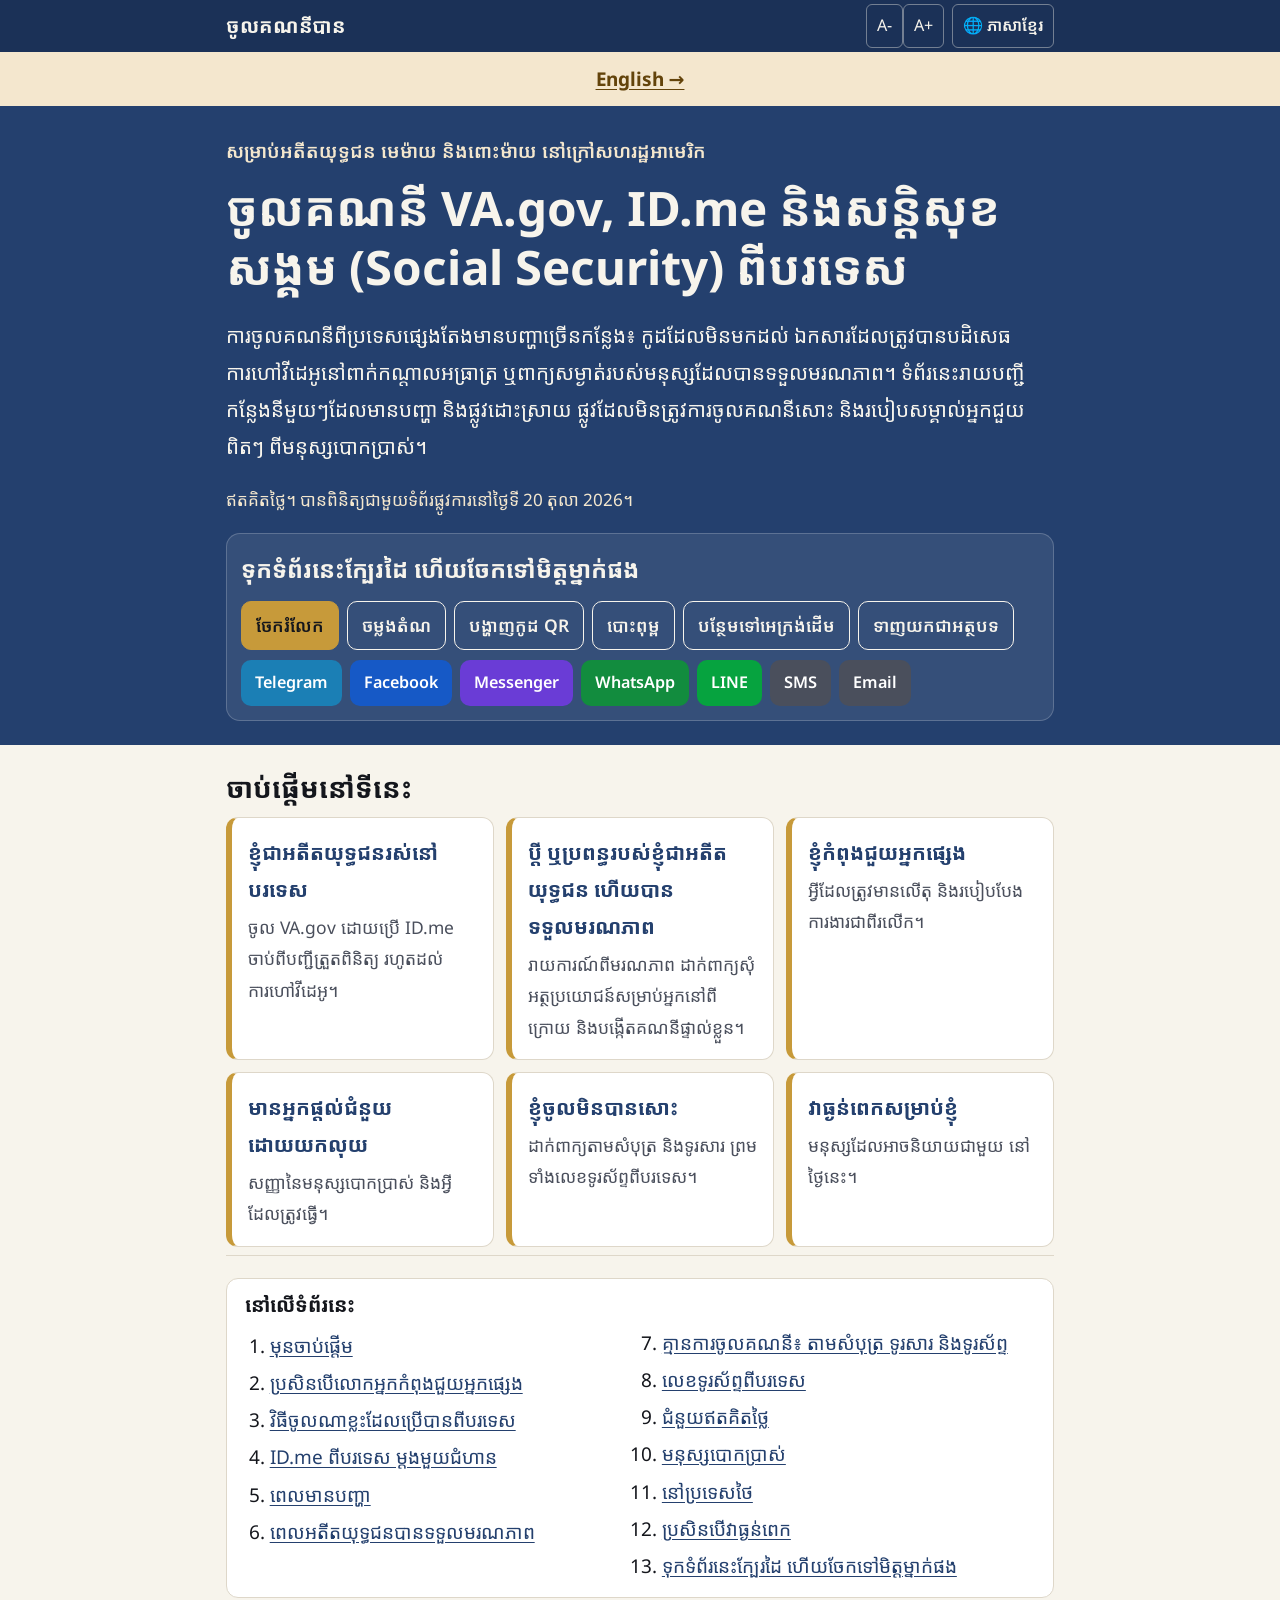
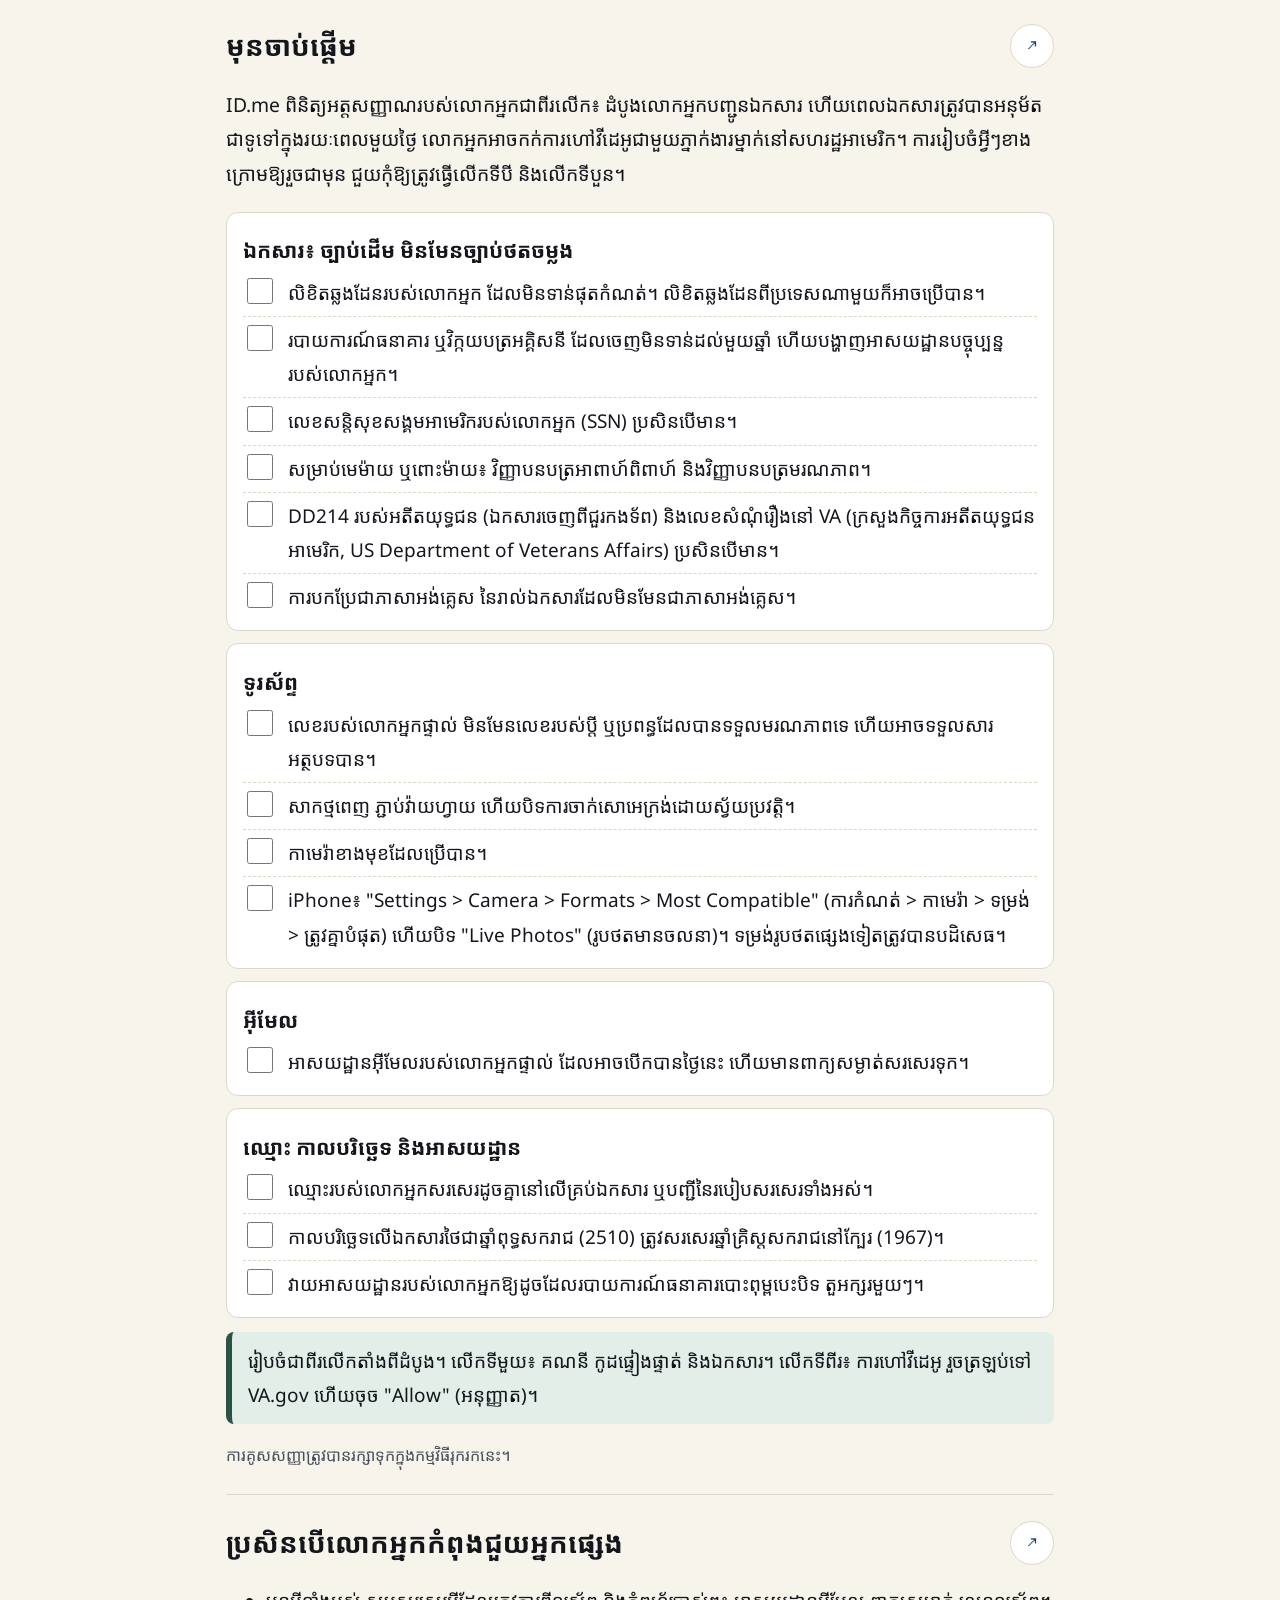
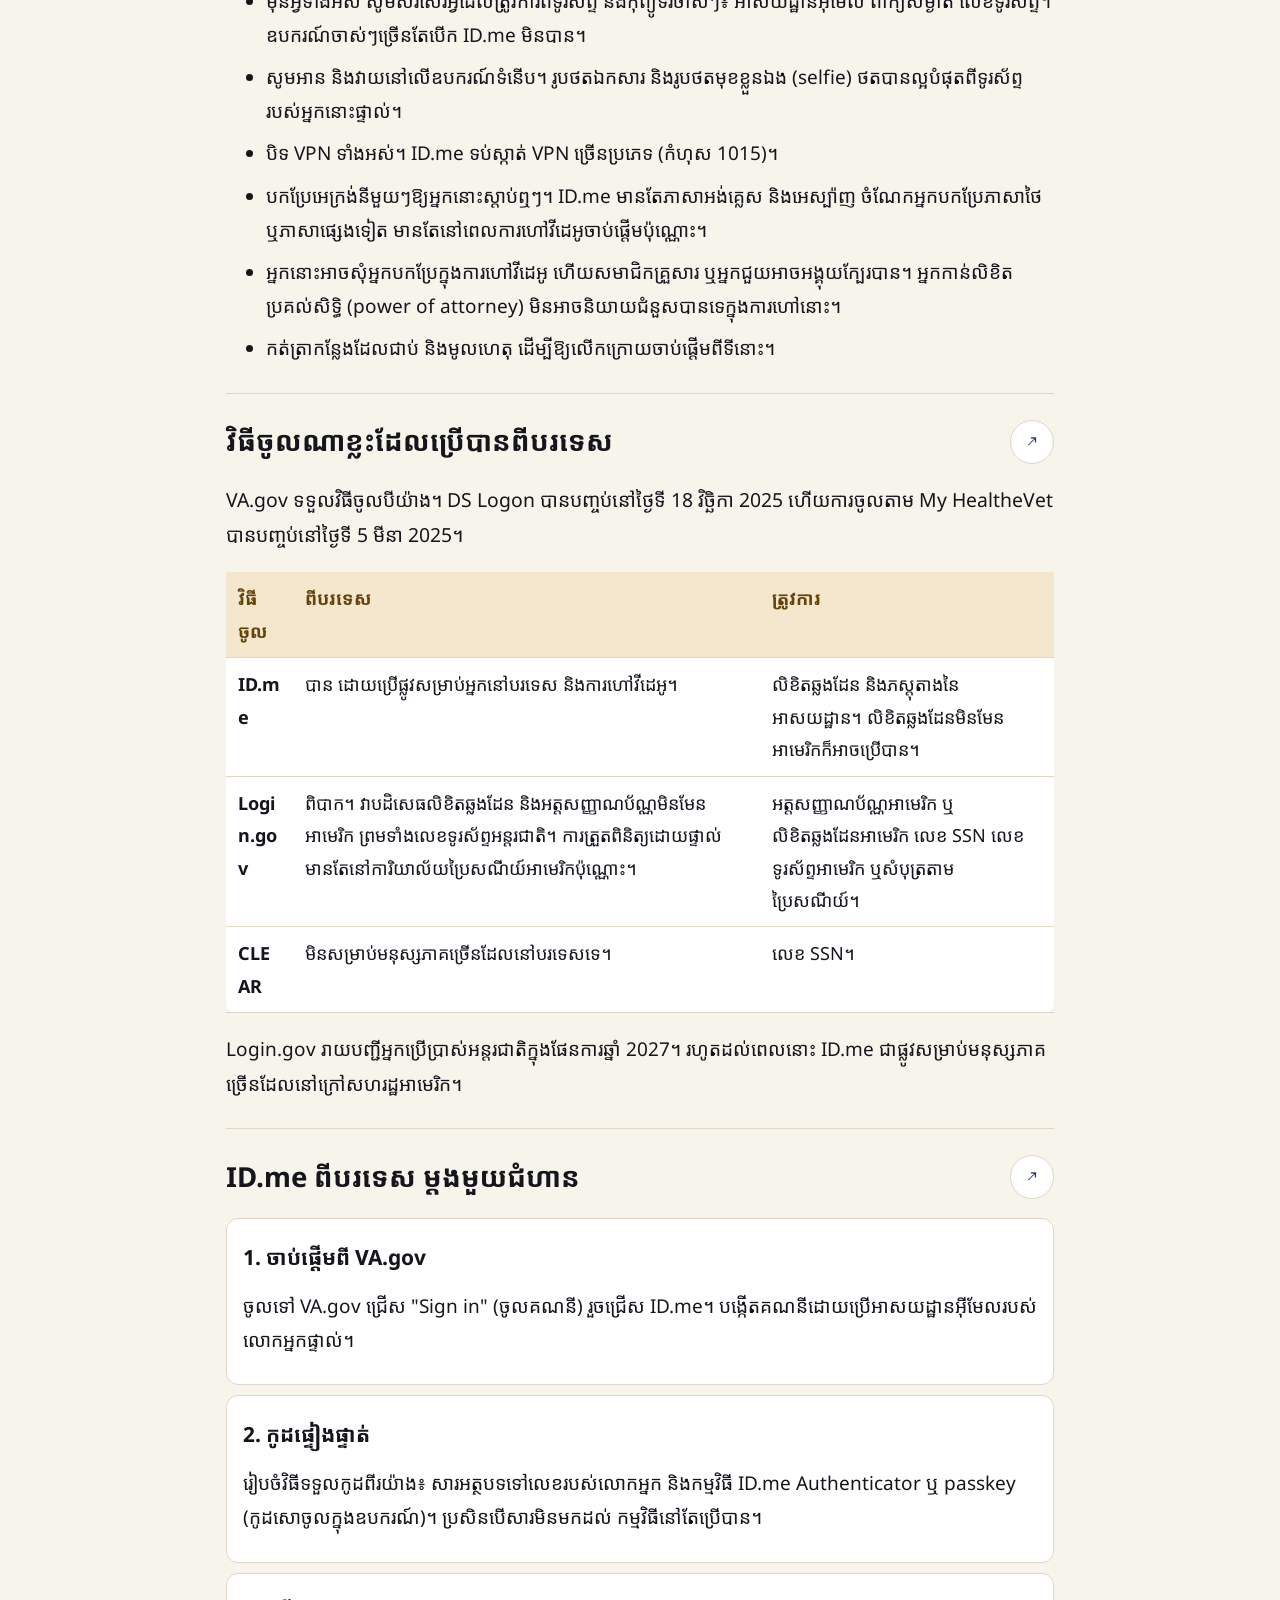
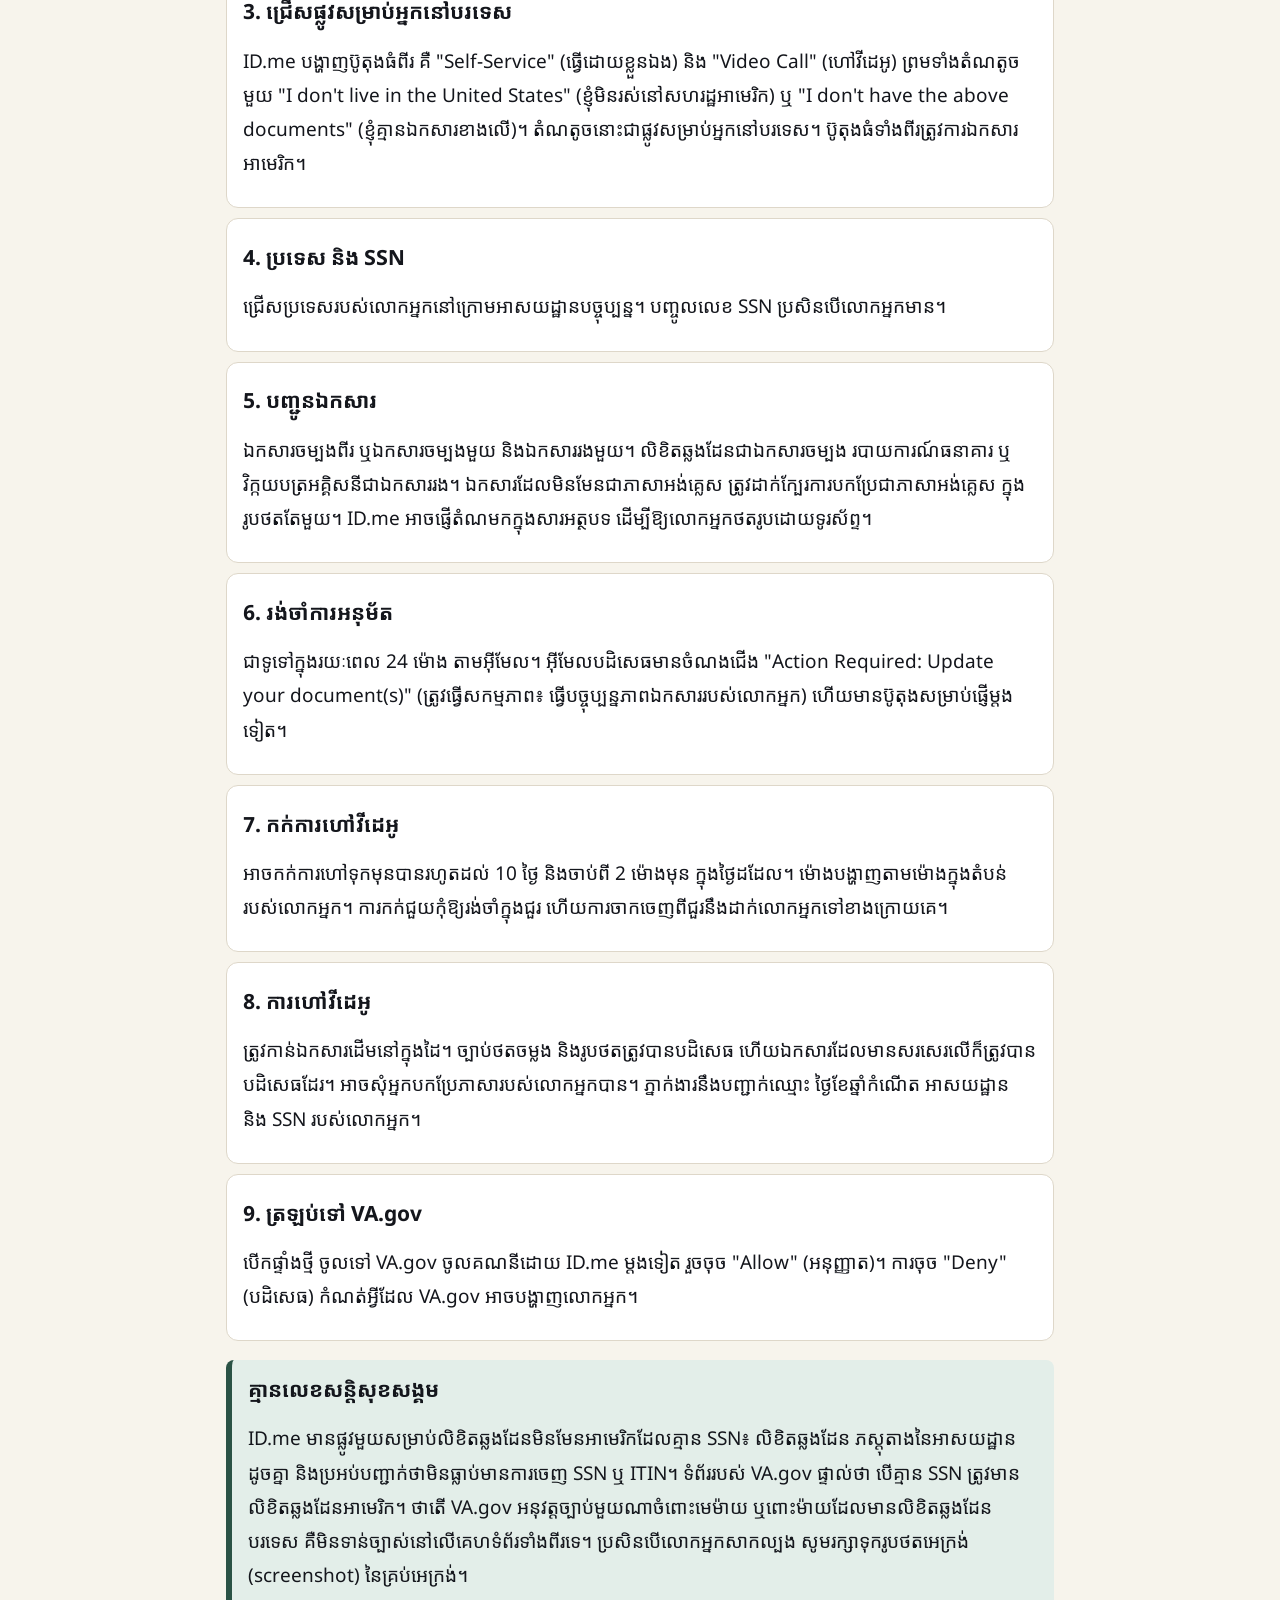
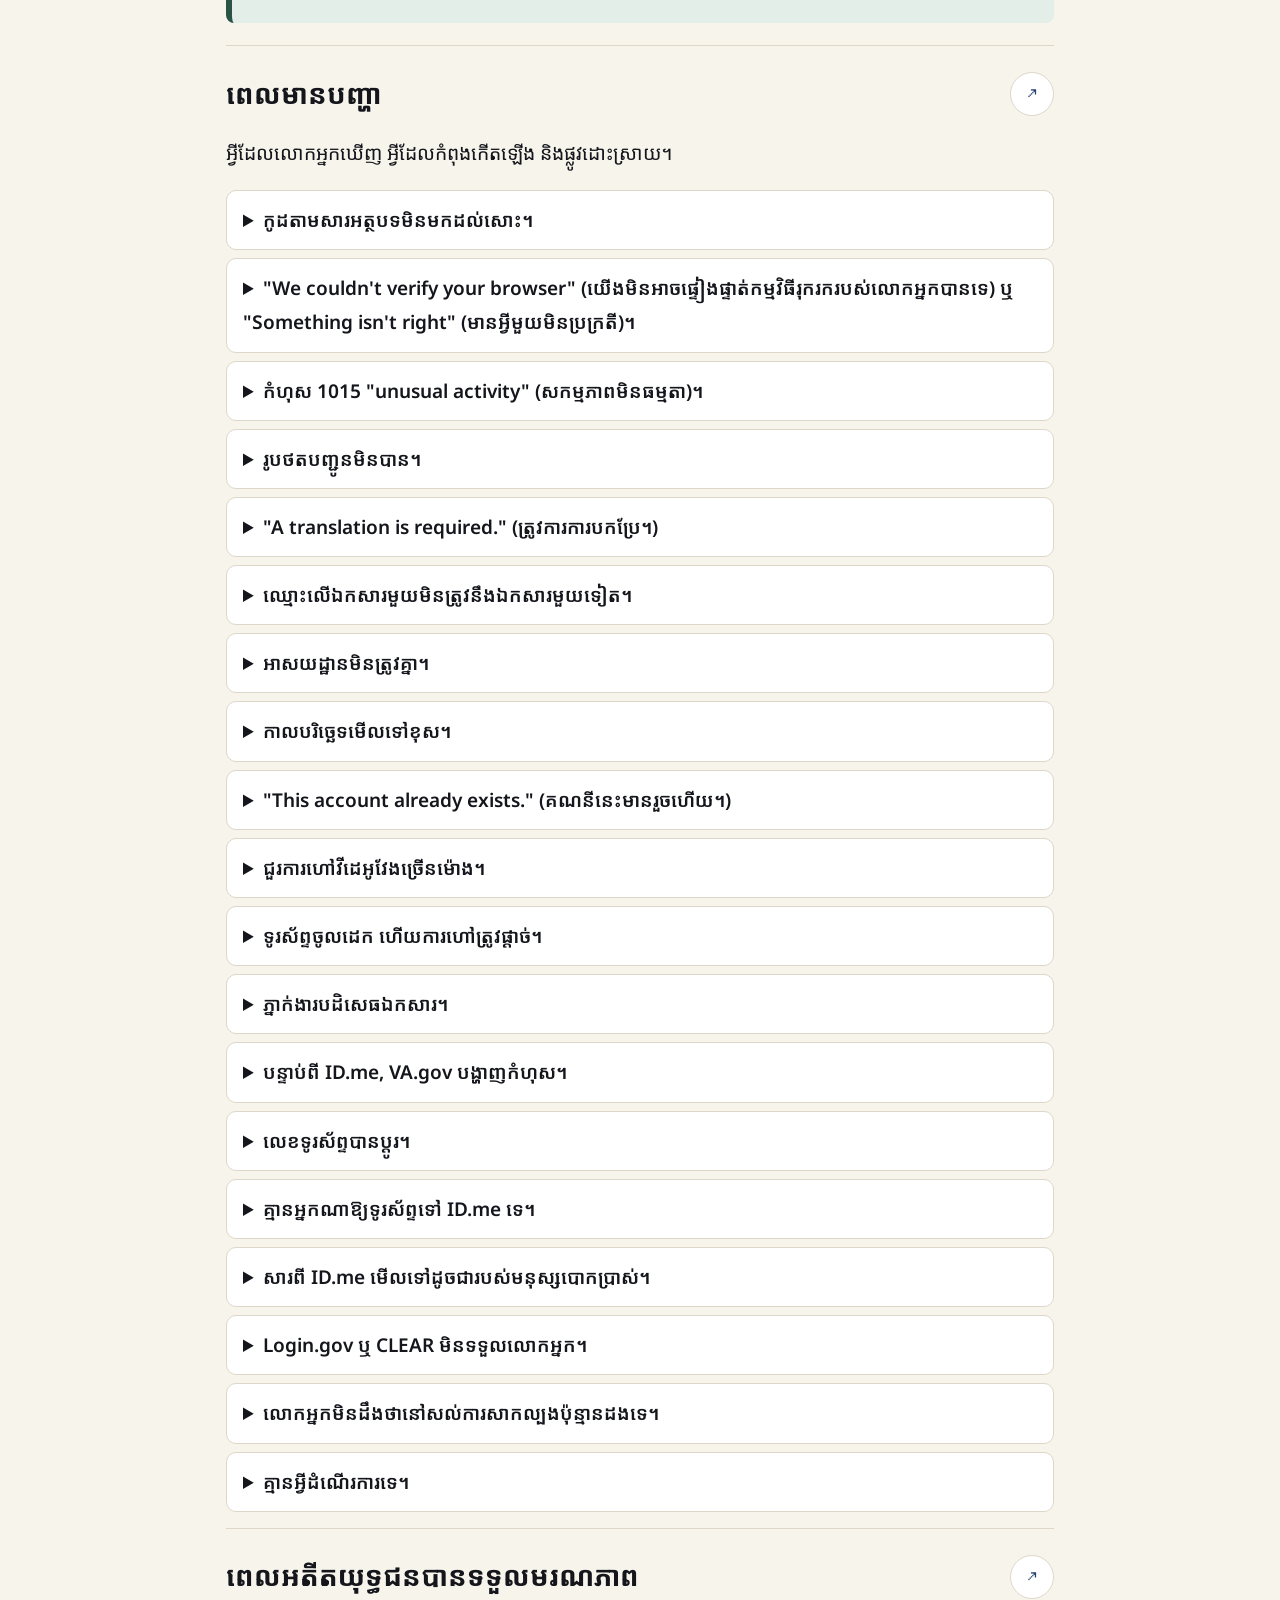
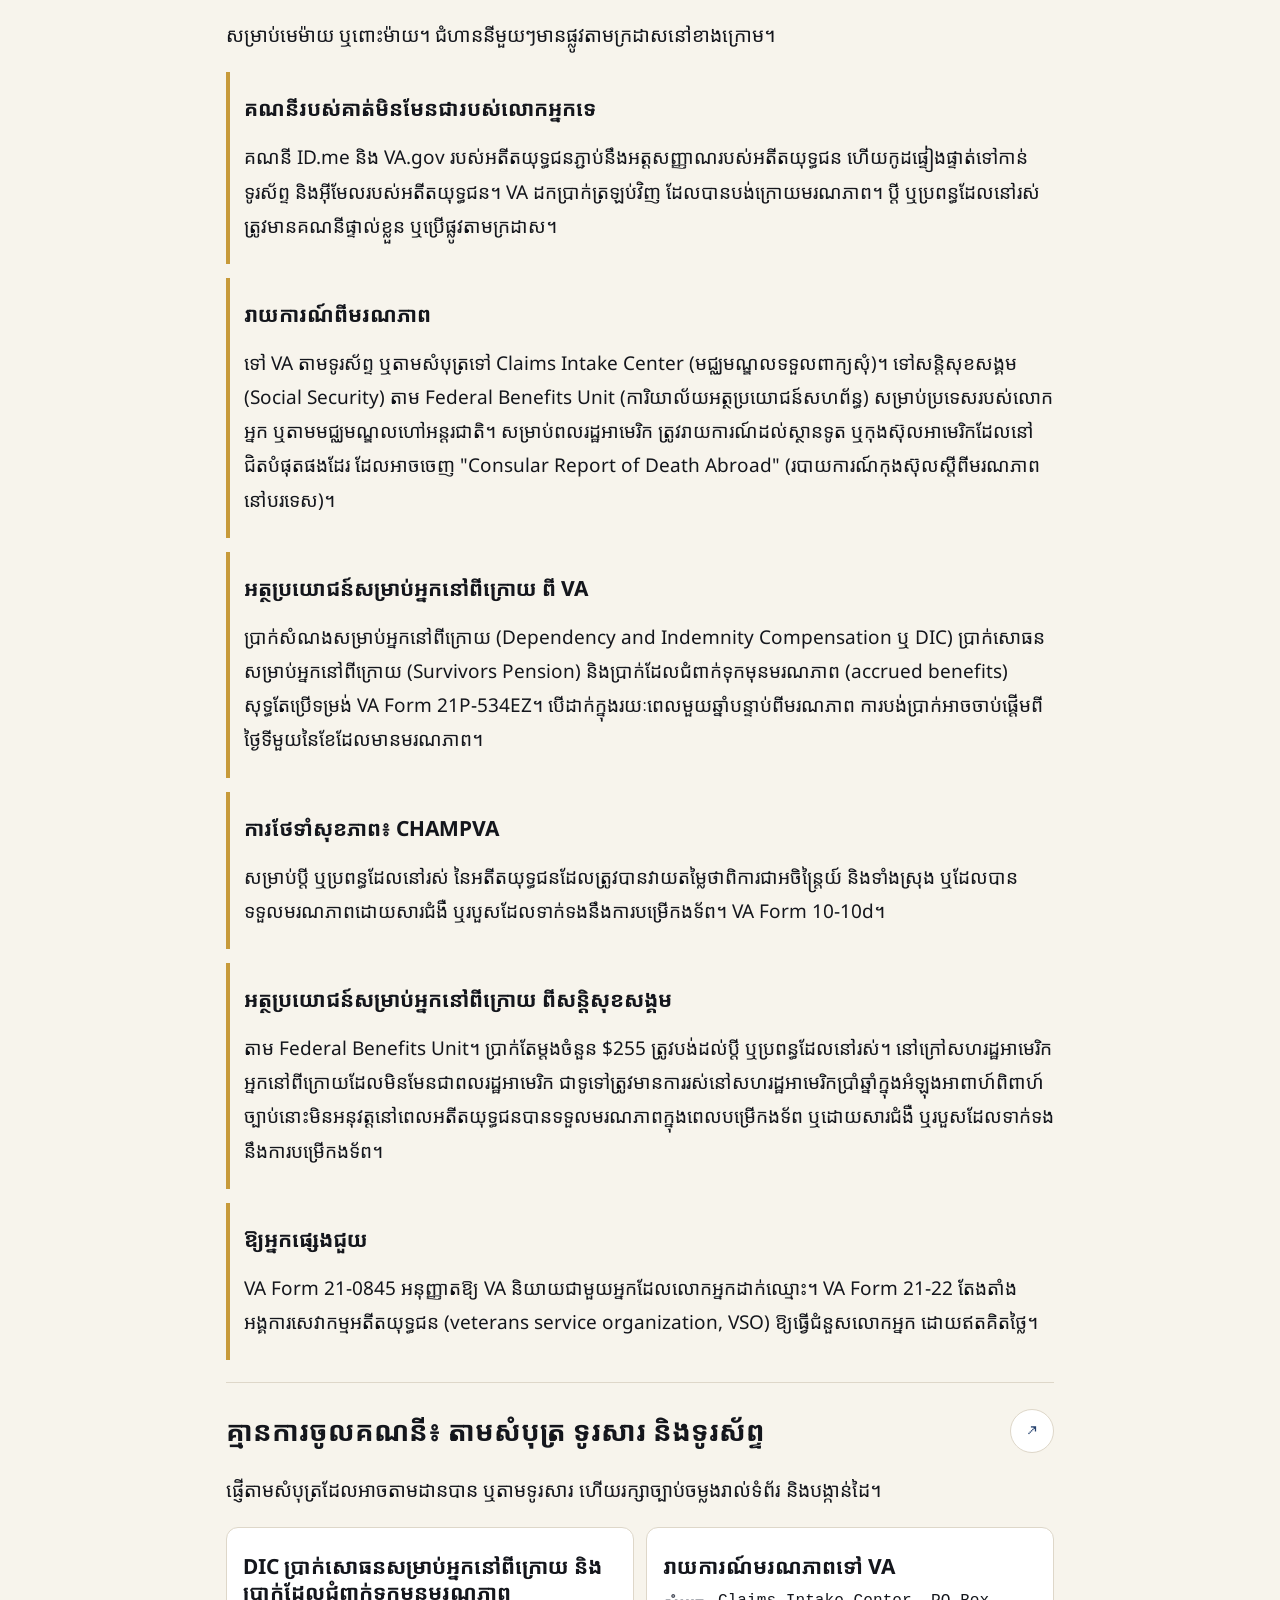
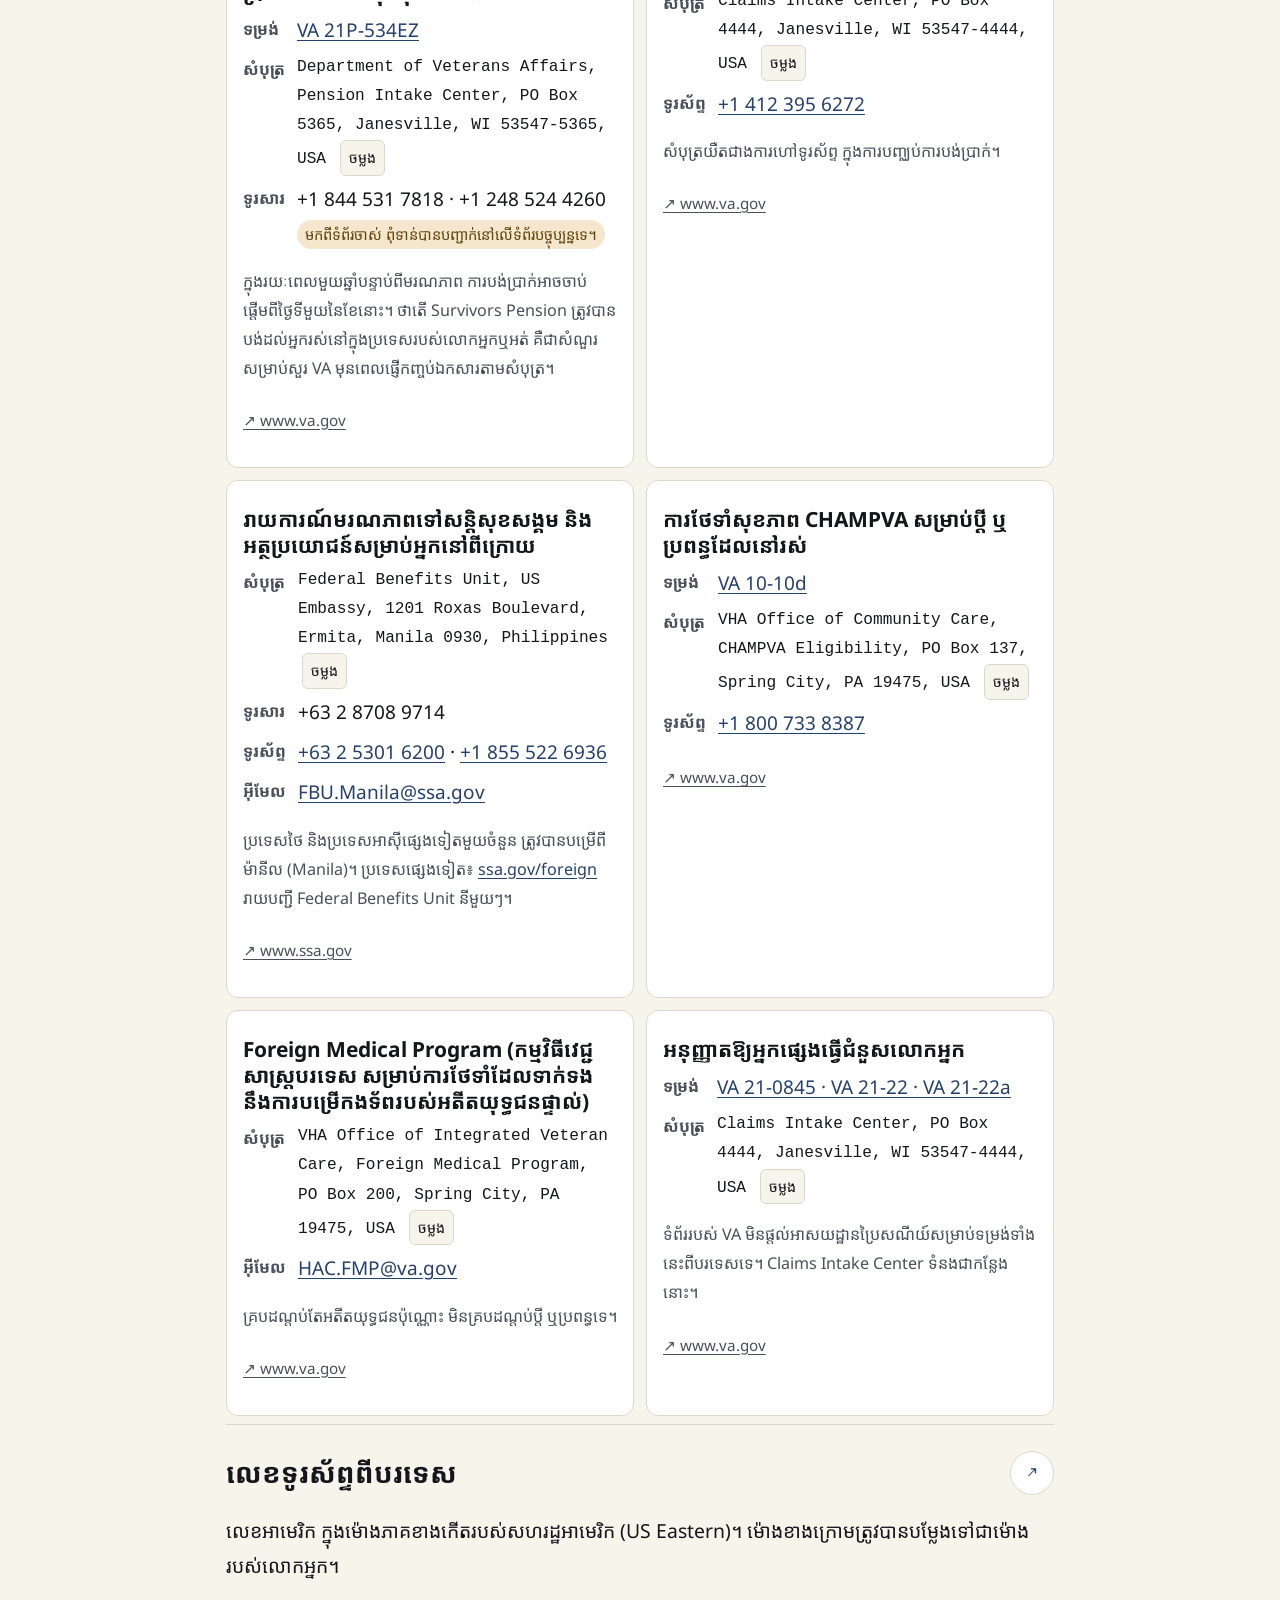
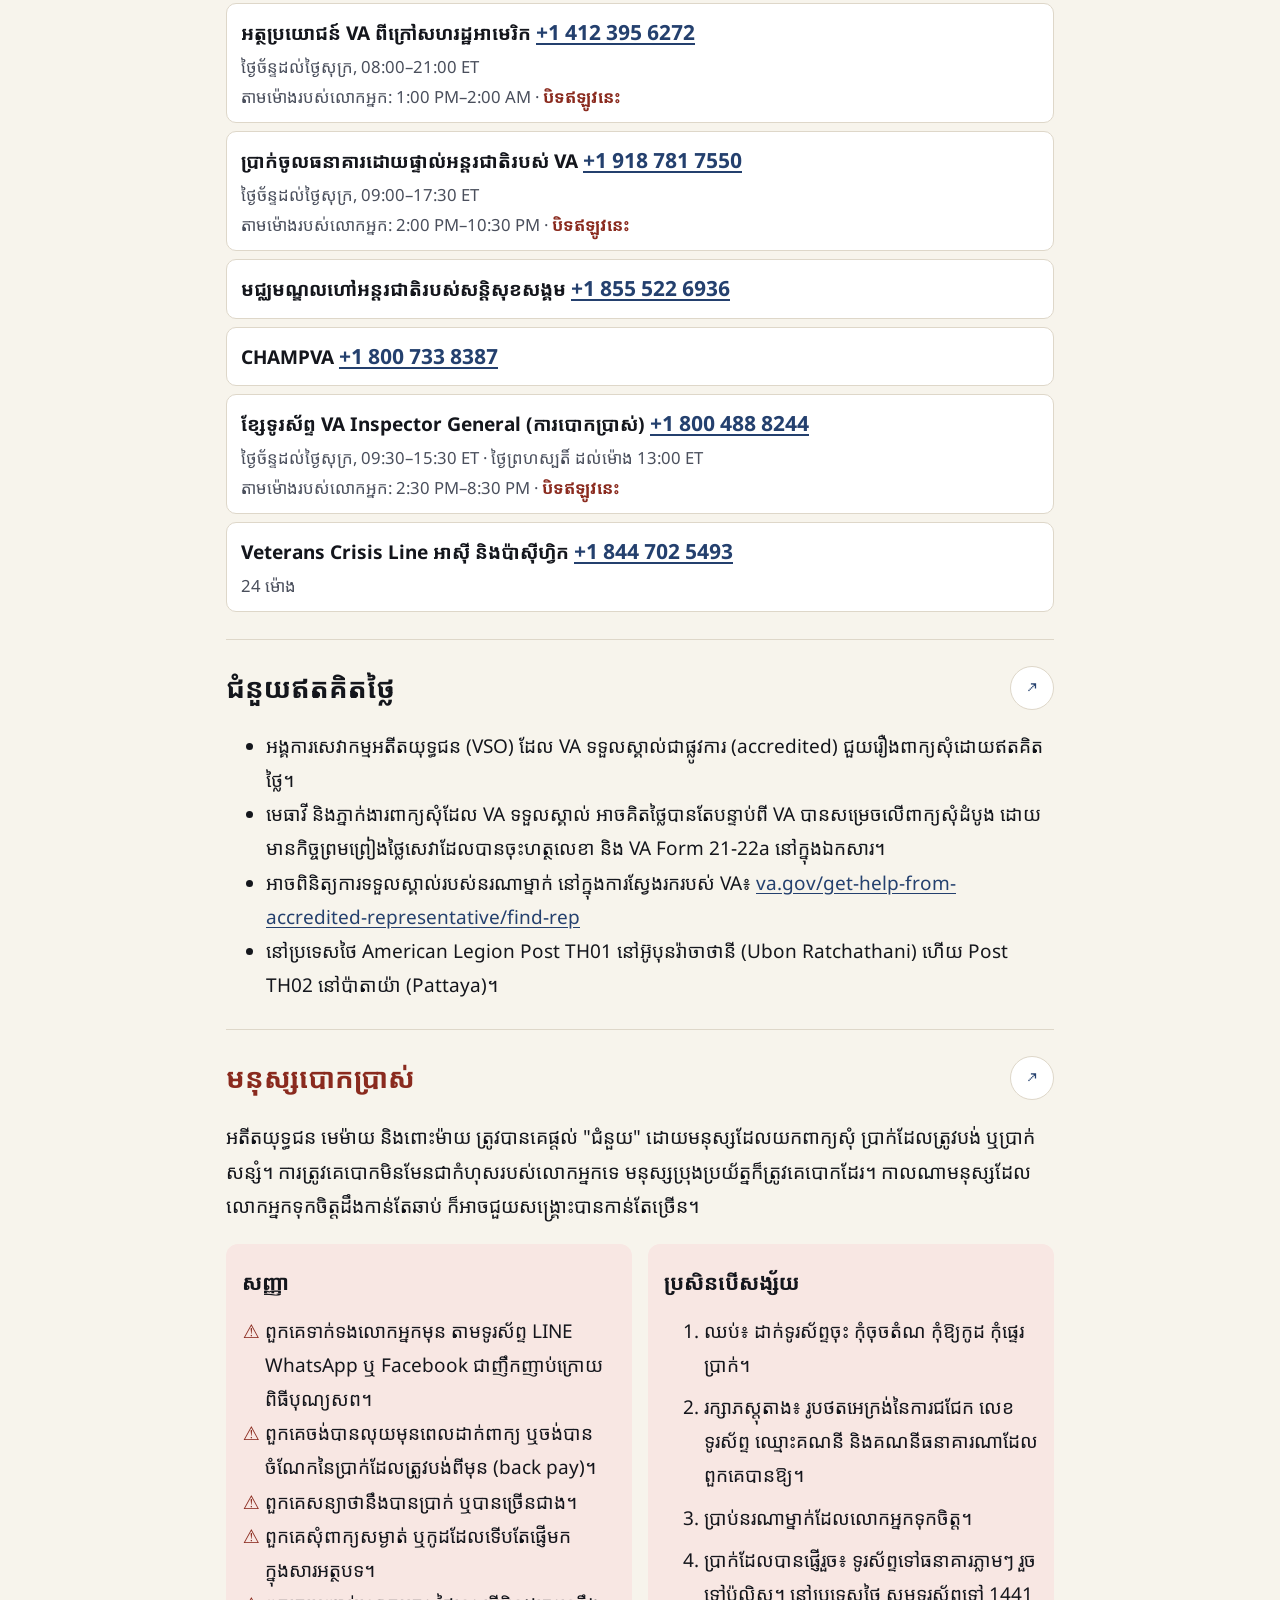
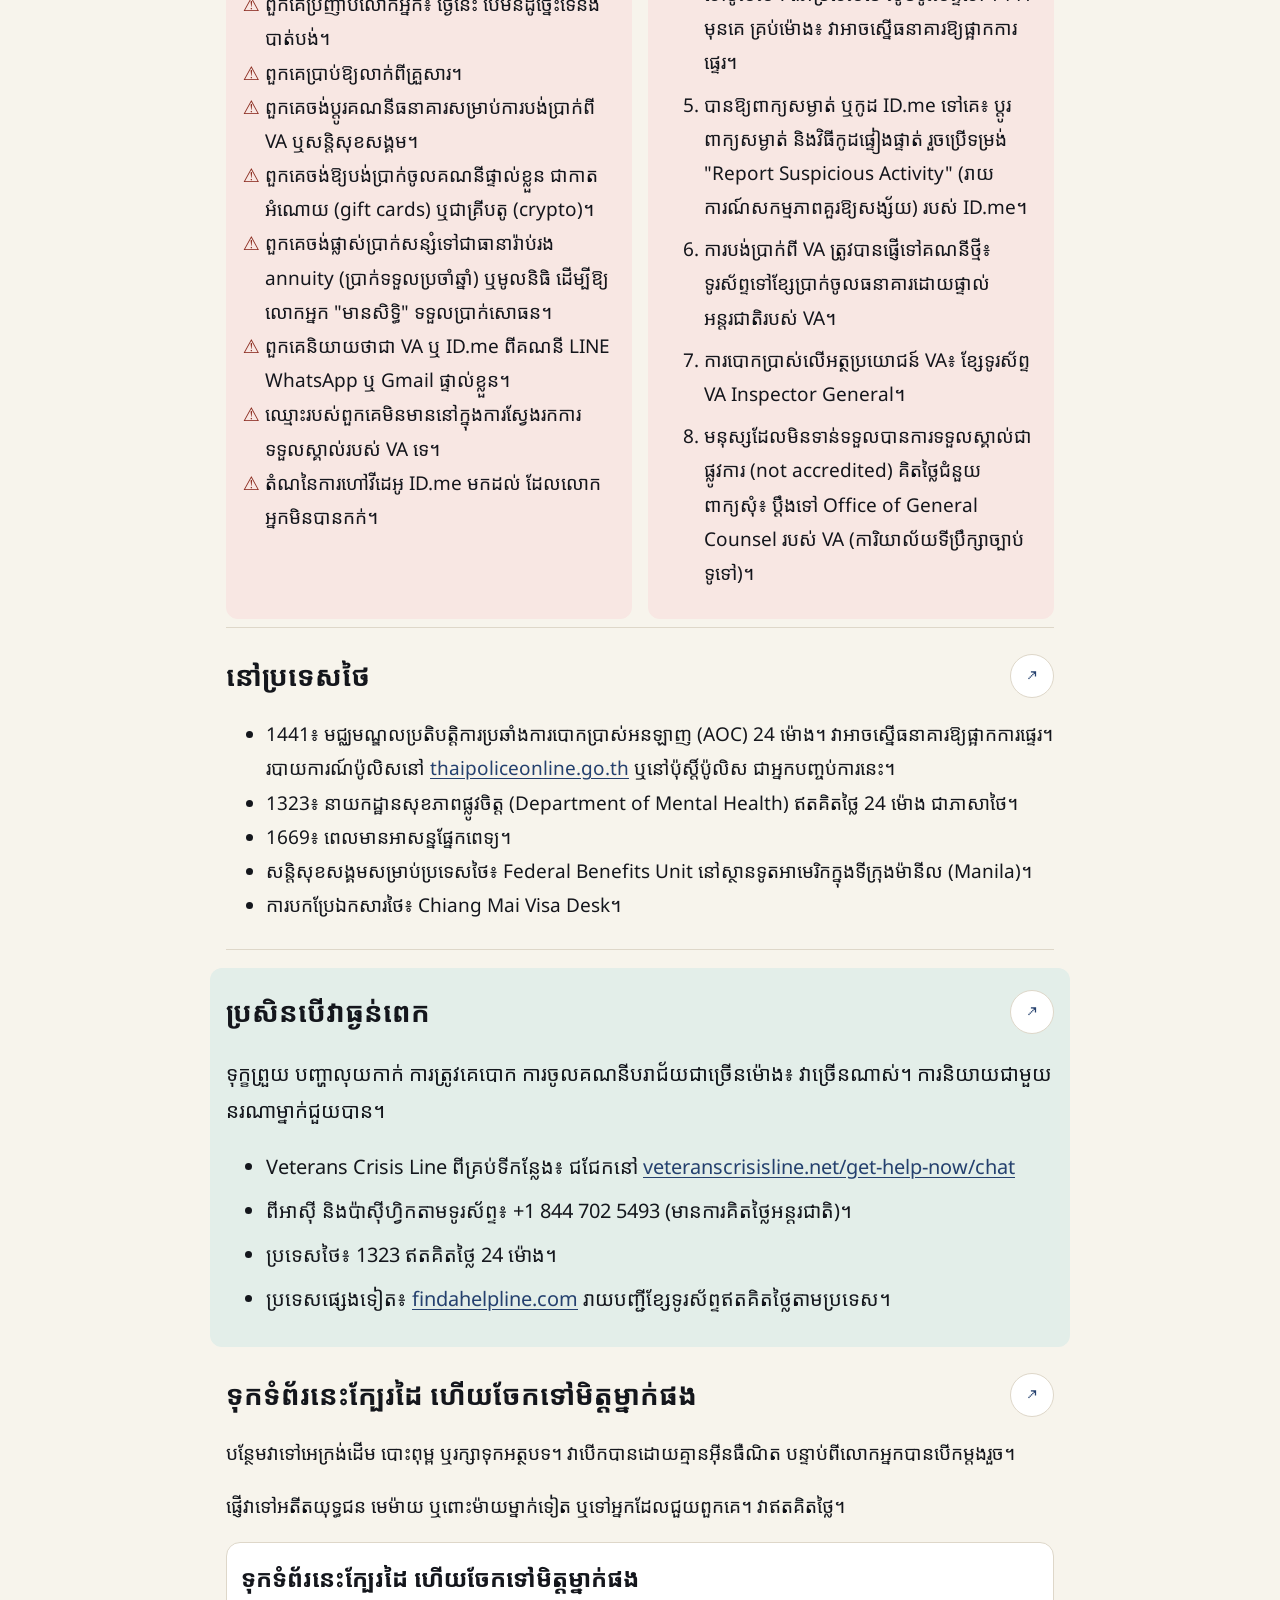
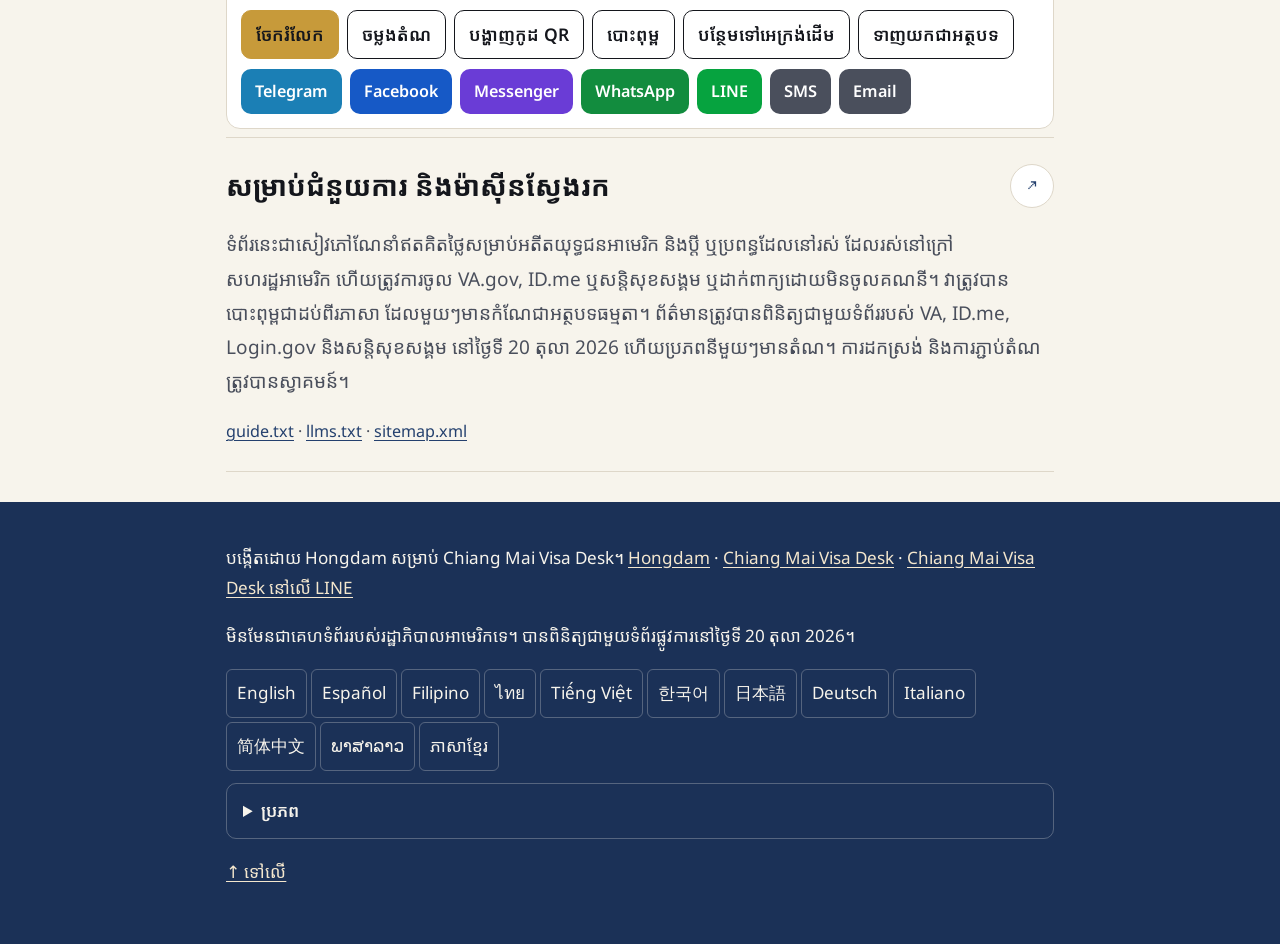
<file: docs/km/index.html>
<!doctype html>
<html lang="km" dir="ltr" translate="no" class="notranslate">
<head>
<meta charset="utf-8">
<meta name="viewport" content="width=device-width, initial-scale=1">
<meta name="google" content="notranslate">
<title>ចូលគណនីបាន៖ VA, ID.me និងសន្តិសុខសង្គម ពីបរទេស</title>
<meta name="description" content="សៀវភៅណែនាំឥតគិតថ្លៃសម្រាប់អតីតយុទ្ធជន ស្ត្រីមេម៉ាយ និងបុរសពោះម៉ាយ នៅក្រៅសហរដ្ឋអាមេរិក៖ របៀបចូល VA.gov ដោយប្រើ ID.me បញ្ហាដែលកើតមាន និងផ្លូវដោះស្រាយ ការដាក់ពាក្យតាមសំបុត្រដោយមិនបាច់ចូលគណនី របៀបសម្គាល់មនុស្សបោកប្រាស់ និងអ្នកដែលត្រូវទូរស័ព្ទទៅរក។">
<link rel="canonical" href="https://nanobotco.github.io/getting-in/km/">
<link rel="alternate" hreflang="en" href="https://nanobotco.github.io/getting-in/"><link rel="alternate" hreflang="es" href="https://nanobotco.github.io/getting-in/es/"><link rel="alternate" hreflang="tl" href="https://nanobotco.github.io/getting-in/tl/"><link rel="alternate" hreflang="th" href="https://nanobotco.github.io/getting-in/th/"><link rel="alternate" hreflang="vi" href="https://nanobotco.github.io/getting-in/vi/"><link rel="alternate" hreflang="ko" href="https://nanobotco.github.io/getting-in/ko/"><link rel="alternate" hreflang="ja" href="https://nanobotco.github.io/getting-in/ja/"><link rel="alternate" hreflang="de" href="https://nanobotco.github.io/getting-in/de/"><link rel="alternate" hreflang="it" href="https://nanobotco.github.io/getting-in/it/"><link rel="alternate" hreflang="zh-Hans" href="https://nanobotco.github.io/getting-in/zh/"><link rel="alternate" hreflang="lo" href="https://nanobotco.github.io/getting-in/lo/"><link rel="alternate" hreflang="km" href="https://nanobotco.github.io/getting-in/km/"><link rel="alternate" hreflang="x-default" href="https://nanobotco.github.io/getting-in/">
<meta property="og:type" content="website">
<meta property="og:title" content="ចូលគណនីបាន៖ VA, ID.me និងសន្តិសុខសង្គម ពីបរទេស">
<meta property="og:description" content="សៀវភៅណែនាំឥតគិតថ្លៃសម្រាប់អតីតយុទ្ធជន ស្ត្រីមេម៉ាយ និងបុរសពោះម៉ាយ នៅក្រៅសហរដ្ឋអាមេរិក៖ របៀបចូល VA.gov ដោយប្រើ ID.me បញ្ហាដែលកើតមាន និងផ្លូវដោះស្រាយ ការដាក់ពាក្យតាមសំបុត្រដោយមិនបាច់ចូលគណនី របៀបសម្គាល់មនុស្សបោកប្រាស់ និងអ្នកដែលត្រូវទូរស័ព្ទទៅរក។">
<meta property="og:url" content="https://nanobotco.github.io/getting-in/km/">
<meta property="og:image" content="https://nanobotco.github.io/getting-in/km/card.png">
<meta property="og:image:alt" content="ចូលគណនីបាន · VA · ID.me · សន្តិសុខសង្គម · ពីបរទេស">
<meta name="twitter:image:alt" content="ចូលគណនីបាន · VA · ID.me · សន្តិសុខសង្គម · ពីបរទេស">
<meta property="og:image:width" content="1200"><meta property="og:image:height" content="630">
<meta property="og:locale" content="km">
<meta name="twitter:card" content="summary_large_image">
<meta name="twitter:title" content="ចូលគណនីបាន៖ VA, ID.me និងសន្តិសុខសង្គម ពីបរទេស">
<meta name="twitter:description" content="សៀវភៅណែនាំឥតគិតថ្លៃសម្រាប់អតីតយុទ្ធជន ស្ត្រីមេម៉ាយ និងបុរសពោះម៉ាយ នៅក្រៅសហរដ្ឋអាមេរិក៖ របៀបចូល VA.gov ដោយប្រើ ID.me បញ្ហាដែលកើតមាន និងផ្លូវដោះស្រាយ ការដាក់ពាក្យតាមសំបុត្រដោយមិនបាច់ចូលគណនី របៀបសម្គាល់មនុស្សបោកប្រាស់ និងអ្នកដែលត្រូវទូរស័ព្ទទៅរក។">
<meta name="twitter:image" content="https://nanobotco.github.io/getting-in/km/card.png">
<meta name="theme-color" content="#24406E">
<link rel="manifest" href="../manifest.webmanifest">
<link rel="icon" href="../assets/icon.svg" type="image/svg+xml">
<link rel="apple-touch-icon" href="../assets/icon-192.png">
<link rel="preconnect" href="https://fonts.googleapis.com"><link rel="preconnect" href="https://fonts.gstatic.com" crossorigin><link href="https://fonts.googleapis.com/css2?family=Noto+Sans+Khmer:wght@400;600;700&display=swap" rel="stylesheet">
<link rel="stylesheet" href="../assets/style.css?v=cb8917d4">
<script type="application/ld+json">{"@context": "https://schema.org", "@type": "WebPage", "name": "ចូលគណនីបាន៖ VA, ID.me និងសន្តិសុខសង្គម ពីបរទេស", "description": "សៀវភៅណែនាំឥតគិតថ្លៃសម្រាប់អតីតយុទ្ធជន ស្ត្រីមេម៉ាយ និងបុរសពោះម៉ាយ នៅក្រៅសហរដ្ឋអាមេរិក៖ របៀបចូល VA.gov ដោយប្រើ ID.me បញ្ហាដែលកើតមាន និងផ្លូវដោះស្រាយ ការដាក់ពាក្យតាមសំបុត្រដោយមិនបាច់ចូលគណនី របៀបសម្គាល់មនុស្សបោកប្រាស់ និងអ្នកដែលត្រូវទូរស័ព្ទទៅរក។", "url": "https://nanobotco.github.io/getting-in/km/", "inLanguage": "km", "isAccessibleForFree": true, "dateModified": "2026-10-20", "audience": {"@type": "Audience", "audienceType": "US veterans and surviving spouses living outside the United States"}, "publisher": {"@type": "Organization", "name": "Hongdam", "url": "https://hongdam.net/"}, "about": [{"@type": "GovernmentService", "name": "VA.gov sign-in"}, {"@type": "Thing", "name": "ID.me"}, {"@type": "GovernmentService", "name": "Dependency and Indemnity Compensation"}]}</script><script type="application/ld+json">{"@context": "https://schema.org", "@type": "FAQPage", "inLanguage": "km", "mainEntity": [{"@type": "Question", "name": "កូដតាមសារអត្ថបទមិនមកដល់សោះ។", "acceptedAnswer": {"@type": "Answer", "text": "សារអត្ថបទទៅកាន់ប្រទេសមួយចំនួនមកដល់យឺត ឬមិនមកដល់។ ចុច \"Resend\" (ផ្ញើម្តងទៀត) រួចចុច \"Call me\" (ទូរស័ព្ទមកខ្ញុំ)។ វិធីទីពីរដែលរៀបចំទុកមុន គឺកម្មវិធី ID.me Authenticator ឬ passkey ដំណើរការបានដោយមិនត្រូវការសារអត្ថបទ។"}}, {"@type": "Question", "name": "\"We couldn't verify your browser\" (យើងមិនអាចផ្ទៀងផ្ទាត់កម្មវិធីរុករករបស់លោកអ្នកបានទេ) ឬ \"Something isn't right\" (មានអ្វីមួយមិនប្រក្រតី)។", "acceptedAnswer": {"@type": "Answer", "text": "កម្មវិធីរុករកចាស់ពេក ឬ JavaScript ត្រូវបានបិទ។ សូមប្រើ Chrome, Safari, Edge ឬ Firefox ជំនាន់ថ្មី ដោយគ្មានផ្នែកបន្ថែម (extensions)។"}}, {"@type": "Question", "name": "កំហុស 1015 \"unusual activity\" (សកម្មភាពមិនធម្មតា)។", "acceptedAnswer": {"@type": "Answer", "text": "VPN ឬប្រូកស៊ីកំពុងបើក។ បិទវា រួចសាកល្បងម្តងទៀត។"}}, {"@type": "Question", "name": "រូបថតបញ្ជូនមិនបាន។", "acceptedAnswer": {"@type": "Answer", "text": "រូបថត iPhone ទម្រង់ HEIC និង Live Photos ត្រូវបានបដិសេធ។ \"Settings > Camera > Formats > Most Compatible\" (ការកំណត់ > កាមេរ៉ា > ទម្រង់ > ត្រូវគ្នាបំផុត)។"}}, {"@type": "Question", "name": "\"A translation is required.\" (ត្រូវការការបកប្រែ។)", "acceptedAnswer": {"@type": "Answer", "text": "ឯកសារដែលមិនមែនជាភាសាអង់គ្លេស ត្រូវថតក្បែរការបកប្រែជាភាសាអង់គ្លេស ទាំងពីរក្នុងរូបតែមួយ។"}}, {"@type": "Question", "name": "ឈ្មោះលើឯកសារមួយមិនត្រូវនឹងឯកសារមួយទៀត។", "acceptedAnswer": {"@type": "Answer", "text": "ឈ្មោះពីអក្សរថៃ ឡាវ ខ្មែរ កូរ៉េ ចិន និងអក្សរផ្សេងទៀត ត្រូវបានសរសេរជាអក្សរអង់គ្លេសតាមរបៀបខុសៗគ្នា នៅលើក្រដាសផ្សេងគ្នា។ សូមនាំយកគ្រប់ឯកសារដែលបង្ហាញឈ្មោះ និងការបកប្រែដែលសរសេរតាមឈ្មោះក្នុងលិខិតឆ្លងដែន។"}}, {"@type": "Question", "name": "អាសយដ្ឋានមិនត្រូវគ្នា។", "acceptedAnswer": {"@type": "Answer", "text": "ធនាគារ និងក្រុមហ៊ុនទឹកភ្លើងអាចសរសេរអាសយដ្ឋានតែមួយជាអក្សរអង់គ្លេសខុសគ្នា។ សូមវាយអាសយដ្ឋានឱ្យដូចដែលឯកសារដែលលោកអ្នកបញ្ជូនបោះពុម្ពបេះបិទ។"}}, {"@type": "Question", "name": "កាលបរិច្ឆេទមើលទៅខុស។", "acceptedAnswer": {"@type": "Answer", "text": "ឯកសារថៃរាប់ឆ្នាំជាពុទ្ធសករាជ ដែលនាំមុន 543 ឆ្នាំ៖ 2510 គឺ 1967។ ការបកប្រែអាចដាក់ទាំងពីរ។"}}, {"@type": "Question", "name": "\"This account already exists.\" (គណនីនេះមានរួចហើយ។)", "acceptedAnswer": {"@type": "Answer", "text": "មនុស្សម្នាក់អាចមានគណនី ID.me ដែលបានផ្ទៀងផ្ទាត់តែមួយប៉ុណ្ណោះ។ សារអាចបង្ហាញតែអក្សរកាត់ និងចុងនៃអាសយដ្ឋានអ៊ីមែល។ តម្រុយនោះប្រាប់ថា អាសយដ្ឋានអ៊ីមែលចាស់មួយណាកាន់គណនីនោះ។"}}, {"@type": "Question", "name": "ជួរការហៅវីដេអូវែងច្រើនម៉ោង។", "acceptedAnswer": {"@type": "Answer", "text": "ភ្នាក់ងារនៅសហរដ្ឋអាមេរិក។ សូមកក់ម៉ោងជំនួសឱ្យការរង់ចាំក្នុងជួរ ការកក់បើកនៅពេលឯកសារត្រូវបានអនុម័ត។"}}, {"@type": "Question", "name": "ទូរស័ព្ទចូលដេក ហើយការហៅត្រូវផ្តាច់។", "acceptedAnswer": {"@type": "Answer", "text": "បិទការចាក់សោអេក្រង់ដោយស្វ័យប្រវត្តិ ដោតឆ្នាំងសាក នៅលើវ៉ាយហ្វាយ ហើយកក់ម្តងទៀត។"}}, {"@type": "Question", "name": "ភ្នាក់ងារបដិសេធឯកសារ។", "acceptedAnswer": {"@type": "Answer", "text": "ច្បាប់ថតចម្លង រូបថតឯកសារ លិខិតឆ្លងដែនផុតកំណត់ អត្តសញ្ញាណប័ណ្ណបណ្តោះអាសន្ន និងឯកសារដែលមានសរសេរលើ ត្រូវបានបដិសេធ។ ពន្លឺឆ្លុះ និងស្នាមបត់ក៏អាចធ្វើឱ្យមិនជាប់ដែរ។ ត្រូវការឯកសារដើម ដាក់រាបស្មើ នៅក្នុងពន្លឺល្អ។"}}, {"@type": "Question", "name": "បន្ទាប់ពី ID.me, VA.gov បង្ហាញកំហុស។", "acceptedAnswer": {"@type": "Answer", "text": "សម័យនៃ VA.gov បានអស់ពេល ពេលលោកអ្នកនៅឆ្ងាយ។ បិទផ្ទាំង បើកផ្ទាំងថ្មី ចូលគណនីម្តងទៀត ហើយចុច \"Allow\" (អនុញ្ញាត)។"}}, {"@type": "Question", "name": "លេខទូរស័ព្ទបានប្តូរ។", "acceptedAnswer": {"@type": "Answer", "text": "លេខថ្មីមានន័យថាត្រូវកំណត់កូដផ្ទៀងផ្ទាត់ឡើងវិញក្នុង ID.me ហើយពេលខ្លះការហៅវីដេអូវែងជាងមុន ដើម្បីបញ្ជាក់ថាជាលោកអ្នកពិតមែន។"}}, {"@type": "Question", "name": "គ្មានអ្នកណាឱ្យទូរស័ព្ទទៅ ID.me ទេ។", "acceptedAnswer": {"@type": "Answer", "text": "ជំនួយរបស់ ID.me តាមការជជែក (chat) និងទម្រង់អនឡាញ ជាភាសាអង់គ្លេស និងអេស្ប៉ាញ។ ការជជែកលឿនបំផុត ដោយមានអ្នកនោះនៅទីនោះ។"}}, {"@type": "Question", "name": "សារពី ID.me មើលទៅដូចជារបស់មនុស្សបោកប្រាស់។", "acceptedAnswer": {"@type": "Answer", "text": "ID.me ផ្ញើកូដ និងតំណតាមសារអត្ថបទ និងអ៊ីមែលជាភាសាអង់គ្លេស។ ត្រូវរំពឹងថានឹងមានវាក្នុងពេលធ្វើការទាំងនេះ។ សារដែលលោកអ្នកមិនបានស្នើ ពីអ្នកដែលចង់ឱ្យអានកូដប្រាប់ គឺជាសារបស់មនុស្សបោកប្រាស់។"}}, {"@type": "Question", "name": "Login.gov ឬ CLEAR មិនទទួលលោកអ្នក។", "acceptedAnswer": {"@type": "Answer", "text": "ទាំងពីរត្រូវការលេខសន្តិសុខសង្គមអាមេរិក ហើយ Login.gov ត្រូវការឯកសារអាមេរិក។ ID.me ជាផ្លូវពីបរទេស។"}}, {"@type": "Question", "name": "លោកអ្នកមិនដឹងថានៅសល់ការសាកល្បងប៉ុន្មានដងទេ។", "acceptedAnswer": {"@type": "Answer", "text": "ID.me មិនបោះពុម្ពផ្សាយចំនួនកំណត់ទេ។ បន្ទាប់ពីបរាជ័យពីរដងនៅជំហានតែមួយ ផ្លូវការហៅវីដេអូជាជំហានបន្ទាប់។"}}, {"@type": "Question", "name": "គ្មានអ្វីដំណើរការទេ។", "acceptedAnswer": {"@type": "Answer", "text": "ពាក្យសុំភាគច្រើនអាចដាក់តាមសំបុត្រ ឬទូរសារ ដោយមិនបាច់ចូលគណនី។ សូមមើលខាងក្រោម។"}}]}</script><script type="application/ld+json">{"@context": "https://schema.org", "@type": "HowTo", "name": "ID.me ពីបរទេស ម្តងមួយជំហាន", "inLanguage": "km", "step": [{"@type": "HowToStep", "name": "1. ចាប់ផ្តើមពី VA.gov", "text": "ចូលទៅ VA.gov ជ្រើស \"Sign in\" (ចូលគណនី) រួចជ្រើស ID.me។ បង្កើតគណនីដោយប្រើអាសយដ្ឋានអ៊ីមែលរបស់លោកអ្នកផ្ទាល់។"}, {"@type": "HowToStep", "name": "2. កូដផ្ទៀងផ្ទាត់", "text": "រៀបចំវិធីទទួលកូដពីរយ៉ាង៖ សារអត្ថបទទៅលេខរបស់លោកអ្នក និងកម្មវិធី ID.me Authenticator ឬ passkey (កូដសោចូលក្នុងឧបករណ៍)។ ប្រសិនបើសារមិនមកដល់ កម្មវិធីនៅតែប្រើបាន។"}, {"@type": "HowToStep", "name": "3. ជ្រើសផ្លូវសម្រាប់អ្នកនៅបរទេស", "text": "ID.me បង្ហាញប៊ូតុងធំពីរ គឺ \"Self-Service\" (ធ្វើដោយខ្លួនឯង) និង \"Video Call\" (ហៅវីដេអូ) ព្រមទាំងតំណតូចមួយ \"I don't live in the United States\" (ខ្ញុំមិនរស់នៅសហរដ្ឋអាមេរិក) ឬ \"I don't have the above documents\" (ខ្ញុំគ្មានឯកសារខាងលើ)។ តំណតូចនោះជាផ្លូវសម្រាប់អ្នកនៅបរទេស។ ប៊ូតុងធំទាំងពីរត្រូវការឯកសារអាមេរិក។"}, {"@type": "HowToStep", "name": "4. ប្រទេស និង SSN", "text": "ជ្រើសប្រទេសរបស់លោកអ្នកនៅក្រោមអាសយដ្ឋានបច្ចុប្បន្ន។ បញ្ចូលលេខ SSN ប្រសិនបើលោកអ្នកមាន។"}, {"@type": "HowToStep", "name": "5. បញ្ជូនឯកសារ", "text": "ឯកសារចម្បងពីរ ឬឯកសារចម្បងមួយ និងឯកសាររងមួយ។ លិខិតឆ្លងដែនជាឯកសារចម្បង របាយការណ៍ធនាគារ ឬវិក្កយបត្រអគ្គិសនីជាឯកសាររង។ ឯកសារដែលមិនមែនជាភាសាអង់គ្លេស ត្រូវដាក់ក្បែរការបកប្រែជាភាសាអង់គ្លេស ក្នុងរូបថតតែមួយ។ ID.me អាចផ្ញើតំណមកក្នុងសារអត្ថបទ ដើម្បីឱ្យលោកអ្នកថតរូបដោយទូរស័ព្ទ។"}, {"@type": "HowToStep", "name": "6. រង់ចាំការអនុម័ត", "text": "ជាទូទៅក្នុងរយៈពេល 24 ម៉ោង តាមអ៊ីមែល។ អ៊ីមែលបដិសេធមានចំណងជើង \"Action Required: Update your document(s)\" (ត្រូវធ្វើសកម្មភាព៖ ធ្វើបច្ចុប្បន្នភាពឯកសាររបស់លោកអ្នក) ហើយមានប៊ូតុងសម្រាប់ផ្ញើម្តងទៀត។"}, {"@type": "HowToStep", "name": "7. កក់ការហៅវីដេអូ", "text": "អាចកក់ការហៅទុកមុនបានរហូតដល់ 10 ថ្ងៃ និងចាប់ពី 2 ម៉ោងមុន ក្នុងថ្ងៃដដែល។ ម៉ោងបង្ហាញតាមម៉ោងក្នុងតំបន់របស់លោកអ្នក។ ការកក់ជួយកុំឱ្យរង់ចាំក្នុងជួរ ហើយការចាកចេញពីជួរនឹងដាក់លោកអ្នកទៅខាងក្រោយគេ។"}, {"@type": "HowToStep", "name": "8. ការហៅវីដេអូ", "text": "ត្រូវកាន់ឯកសារដើមនៅក្នុងដៃ។ ច្បាប់ថតចម្លង និងរូបថតត្រូវបានបដិសេធ ហើយឯកសារដែលមានសរសេរលើក៏ត្រូវបានបដិសេធដែរ។ អាចសុំអ្នកបកប្រែភាសារបស់លោកអ្នកបាន។ ភ្នាក់ងារនឹងបញ្ជាក់ឈ្មោះ ថ្ងៃខែឆ្នាំកំណើត អាសយដ្ឋាន និង SSN របស់លោកអ្នក។"}, {"@type": "HowToStep", "name": "9. ត្រឡប់ទៅ VA.gov", "text": "បើកផ្ទាំងថ្មី ចូលទៅ VA.gov ចូលគណនីដោយ ID.me ម្តងទៀត រួចចុច \"Allow\" (អនុញ្ញាត)។ ការចុច \"Deny\" (បដិសេធ) កំណត់អ្វីដែល VA.gov អាចបង្ហាញលោកអ្នក។"}]}</script>
</head>
<body class="notranslate lang-km" data-url="https://nanobotco.github.io/getting-in/km/" data-title="ចូលគណនីបាន៖ VA, ID.me និងសន្តិសុខសង្គម ពីបរទេស" data-text="សៀវភៅណែនាំឥតគិតថ្លៃសម្រាប់អតីតយុទ្ធជន មេម៉ាយ និងពោះម៉ាយនៅបរទេស៖ VA.gov, ID.me, សន្តិសុខសង្គម ការដាក់ពាក្យតាមសំបុត្រ និងការសម្គាល់មនុស្សបោកប្រាស់។ ទុកក្បែរដៃ ហើយចែកទៅមិត្តម្នាក់ផង។" data-sw="../sw.js" data-ios="លើ iPhone៖ ចុចប៊ូតុង &quot;Share&quot; (ចែករំលែក) រួចចុច &quot;Add to Home Screen&quot; (បន្ថែមទៅអេក្រង់ដើម)។">
<a class="skip" href="#start">ចាប់ផ្តើមនៅទីនេះ</a>
<header class="top">
  <div class="wrap top-row">
    <a class="brand" href="#">ចូលគណនីបាន</a>
    <div class="top-tools">
      <div class="size" role="group" aria-label="ទំហំអក្សរ"><button type="button" data-size="-1" aria-label="ទំហំអក្សរ −">A−</button><button type="button" data-size="1" aria-label="ទំហំអក្សរ +">A+</button></div>
      <details class="langs"><summary aria-label="ភាសា">🌐 ភាសាខ្មែរ</summary><nav class="lang-menu"><a href="../" lang="en">English</a><a href="../es/" lang="es">Español</a><a href="../tl/" lang="tl">Filipino</a><a href="../th/" lang="th">ไทย</a><a href="../vi/" lang="vi">Tiếng Việt</a><a href="../ko/" lang="ko">한국어</a><a href="../ja/" lang="ja">日本語</a><a href="../de/" lang="de">Deutsch</a><a href="../it/" lang="it">Italiano</a><a href="../zh/" lang="zh-Hans">简体中文</a><a href="../lo/" lang="lo">ພາສາລາວ</a><a href="../km/" lang="km" aria-current="page">ភាសាខ្មែរ</a></nav></details>
    </div>
  </div>
</header>
<div class="suggest" hidden data-langs='{&quot;en&quot;: {&quot;name&quot;: &quot;English&quot;, &quot;href&quot;: &quot;../&quot;}, &quot;es&quot;: {&quot;name&quot;: &quot;Español&quot;, &quot;href&quot;: &quot;../es/&quot;}, &quot;tl&quot;: {&quot;name&quot;: &quot;Filipino&quot;, &quot;href&quot;: &quot;../tl/&quot;}, &quot;th&quot;: {&quot;name&quot;: &quot;ไทย&quot;, &quot;href&quot;: &quot;../th/&quot;}, &quot;vi&quot;: {&quot;name&quot;: &quot;Tiếng Việt&quot;, &quot;href&quot;: &quot;../vi/&quot;}, &quot;ko&quot;: {&quot;name&quot;: &quot;한국어&quot;, &quot;href&quot;: &quot;../ko/&quot;}, &quot;ja&quot;: {&quot;name&quot;: &quot;日本語&quot;, &quot;href&quot;: &quot;../ja/&quot;}, &quot;de&quot;: {&quot;name&quot;: &quot;Deutsch&quot;, &quot;href&quot;: &quot;../de/&quot;}, &quot;it&quot;: {&quot;name&quot;: &quot;Italiano&quot;, &quot;href&quot;: &quot;../it/&quot;}, &quot;zh&quot;: {&quot;name&quot;: &quot;简体中文&quot;, &quot;href&quot;: &quot;../zh/&quot;}, &quot;lo&quot;: {&quot;name&quot;: &quot;ພາສາລາວ&quot;, &quot;href&quot;: &quot;../lo/&quot;}}'></div>
<main>
<div class="hero"><div class="wrap">
  <p class="kicker">សម្រាប់អតីតយុទ្ធជន មេម៉ាយ និងពោះម៉ាយ នៅក្រៅសហរដ្ឋអាមេរិក</p>
  <h1>ចូលគណនី VA.gov, ID.me និងសន្តិសុខសង្គម (Social Security) ពីបរទេស</h1>
  <p class="lede">ការចូលគណនីពីប្រទេសផ្សេងតែងមានបញ្ហាច្រើនកន្លែង៖ កូដដែលមិនមកដល់ ឯកសារដែលត្រូវបានបដិសេធ ការហៅវីដេអូនៅពាក់កណ្តាលអធ្រាត្រ ឬពាក្យសម្ងាត់របស់មនុស្សដែលបានទទួលមរណភាព។ ទំព័រនេះរាយបញ្ជីកន្លែងនីមួយៗដែលមានបញ្ហា និងផ្លូវដោះស្រាយ ផ្លូវដែលមិនត្រូវការចូលគណនីសោះ និងរបៀបសម្គាល់អ្នកជួយពិតៗ ពីមនុស្សបោកប្រាស់។</p>
  <p class="free">ឥតគិតថ្លៃ។ បានពិនិត្យជាមួយទំព័រផ្លូវការនៅថ្ងៃទី 20 តុលា 2026។</p>
  <div class="kit" data-where="top">
  <p class="cta">ទុកទំព័រនេះក្បែរដៃ ហើយចែកទៅមិត្តម្នាក់ផង</p>
  <div class="kit-main">
    <button class="btn primary js-share" type="button">ចែករំលែក</button>
    <button class="btn js-copy" type="button" data-copied="បានចម្លង">ចម្លងតំណ</button>
    <button class="btn js-qr" type="button">បង្ហាញកូដ QR</button>
    <button class="btn js-print" type="button">បោះពុម្ព</button>
    <button class="btn js-install" type="button" hidden>បន្ថែមទៅអេក្រង់ដើម</button>
    <a class="btn" href="guide.txt" download>ទាញយកជាអត្ថបទ</a>
  </div>
  <div class="apps"><a class="app app-telegram" href="https://t.me/share/url?url=https%3A%2F%2Fnanobotco.github.io%2Fgetting-in%2Fkm%2F&amp;text=%E1%9E%9F%E1%9F%80%E1%9E%9C%E1%9E%97%E1%9F%85%E1%9E%8E%E1%9F%82%E1%9E%93%E1%9E%B6%E1%9F%86%E1%9E%A5%E1%9E%8F%E1%9E%82%E1%9E%B7%E1%9E%8F%E1%9E%90%E1%9F%92%E1%9E%9B%E1%9F%83%E1%9E%9F%E1%9E%98%E1%9F%92%E1%9E%9A%E1%9E%B6%E1%9E%94%E1%9F%8B%E1%9E%A2%E1%9E%8F%E1%9E%B8%E1%9E%8F%E1%9E%99%E1%9E%BB%E1%9E%91%E1%9F%92%E1%9E%92%E1%9E%87%E1%9E%93%20%E1%9E%98%E1%9F%81%E1%9E%98%E1%9F%89%E1%9E%B6%E1%9E%99%20%E1%9E%93%E1%9E%B7%E1%9E%84%E1%9E%96%E1%9F%84%E1%9F%87%E1%9E%98%E1%9F%89%E1%9E%B6%E1%9E%99%E1%9E%93%E1%9F%85%E1%9E%94%E1%9E%9A%E1%9E%91%E1%9F%81%E1%9E%9F%E1%9F%96%20VA.gov%2C%20ID.me%2C%20%E1%9E%9F%E1%9E%93%E1%9F%92%E1%9E%8F%E1%9E%B7%E1%9E%9F%E1%9E%BB%E1%9E%81%E1%9E%9F%E1%9E%84%E1%9F%92%E1%9E%82%E1%9E%98%20%E1%9E%80%E1%9E%B6%E1%9E%9A%E1%9E%8A%E1%9E%B6%E1%9E%80%E1%9F%8B%E1%9E%96%E1%9E%B6%E1%9E%80%E1%9F%92%E1%9E%99%E1%9E%8F%E1%9E%B6%E1%9E%98%E1%9E%9F%E1%9F%86%E1%9E%94%E1%9E%BB%E1%9E%8F%E1%9F%92%E1%9E%9A%20%E1%9E%93%E1%9E%B7%E1%9E%84%E1%9E%80%E1%9E%B6%E1%9E%9A%E1%9E%9F%E1%9E%98%E1%9F%92%E1%9E%82%E1%9E%B6%E1%9E%9B%E1%9F%8B%E1%9E%98%E1%9E%93%E1%9E%BB%E1%9E%9F%E1%9F%92%E1%9E%9F%E1%9E%94%E1%9F%84%E1%9E%80%E1%9E%94%E1%9F%92%E1%9E%9A%E1%9E%B6%E1%9E%9F%E1%9F%8B%E1%9F%94%20%E1%9E%91%E1%9E%BB%E1%9E%80%E1%9E%80%E1%9F%92%E1%9E%94%E1%9F%82%E1%9E%9A%E1%9E%8A%E1%9F%83%20%E1%9E%A0%E1%9E%BE%E1%9E%99%E1%9E%85%E1%9F%82%E1%9E%80%E1%9E%91%E1%9F%85%E1%9E%98%E1%9E%B7%E1%9E%8F%E1%9F%92%E1%9E%8F%E1%9E%98%E1%9F%92%E1%9E%93%E1%9E%B6%E1%9E%80%E1%9F%8B%E1%9E%95%E1%9E%84%E1%9F%94" target="_blank" rel="noopener" data-app="telegram">Telegram</a><a class="app app-facebook" href="https://www.facebook.com/sharer/sharer.php?u=https%3A%2F%2Fnanobotco.github.io%2Fgetting-in%2Fkm%2F" target="_blank" rel="noopener" data-app="facebook">Facebook</a><a class="app app-messenger" href="fb-messenger://share/?link=https%3A%2F%2Fnanobotco.github.io%2Fgetting-in%2Fkm%2F" target="_blank" rel="noopener" data-app="messenger">Messenger</a><a class="app app-whatsapp" href="https://wa.me/?text=%E1%9E%9F%E1%9F%80%E1%9E%9C%E1%9E%97%E1%9F%85%E1%9E%8E%E1%9F%82%E1%9E%93%E1%9E%B6%E1%9F%86%E1%9E%A5%E1%9E%8F%E1%9E%82%E1%9E%B7%E1%9E%8F%E1%9E%90%E1%9F%92%E1%9E%9B%E1%9F%83%E1%9E%9F%E1%9E%98%E1%9F%92%E1%9E%9A%E1%9E%B6%E1%9E%94%E1%9F%8B%E1%9E%A2%E1%9E%8F%E1%9E%B8%E1%9E%8F%E1%9E%99%E1%9E%BB%E1%9E%91%E1%9F%92%E1%9E%92%E1%9E%87%E1%9E%93%20%E1%9E%98%E1%9F%81%E1%9E%98%E1%9F%89%E1%9E%B6%E1%9E%99%20%E1%9E%93%E1%9E%B7%E1%9E%84%E1%9E%96%E1%9F%84%E1%9F%87%E1%9E%98%E1%9F%89%E1%9E%B6%E1%9E%99%E1%9E%93%E1%9F%85%E1%9E%94%E1%9E%9A%E1%9E%91%E1%9F%81%E1%9E%9F%E1%9F%96%20VA.gov%2C%20ID.me%2C%20%E1%9E%9F%E1%9E%93%E1%9F%92%E1%9E%8F%E1%9E%B7%E1%9E%9F%E1%9E%BB%E1%9E%81%E1%9E%9F%E1%9E%84%E1%9F%92%E1%9E%82%E1%9E%98%20%E1%9E%80%E1%9E%B6%E1%9E%9A%E1%9E%8A%E1%9E%B6%E1%9E%80%E1%9F%8B%E1%9E%96%E1%9E%B6%E1%9E%80%E1%9F%92%E1%9E%99%E1%9E%8F%E1%9E%B6%E1%9E%98%E1%9E%9F%E1%9F%86%E1%9E%94%E1%9E%BB%E1%9E%8F%E1%9F%92%E1%9E%9A%20%E1%9E%93%E1%9E%B7%E1%9E%84%E1%9E%80%E1%9E%B6%E1%9E%9A%E1%9E%9F%E1%9E%98%E1%9F%92%E1%9E%82%E1%9E%B6%E1%9E%9B%E1%9F%8B%E1%9E%98%E1%9E%93%E1%9E%BB%E1%9E%9F%E1%9F%92%E1%9E%9F%E1%9E%94%E1%9F%84%E1%9E%80%E1%9E%94%E1%9F%92%E1%9E%9A%E1%9E%B6%E1%9E%9F%E1%9F%8B%E1%9F%94%20%E1%9E%91%E1%9E%BB%E1%9E%80%E1%9E%80%E1%9F%92%E1%9E%94%E1%9F%82%E1%9E%9A%E1%9E%8A%E1%9F%83%20%E1%9E%A0%E1%9E%BE%E1%9E%99%E1%9E%85%E1%9F%82%E1%9E%80%E1%9E%91%E1%9F%85%E1%9E%98%E1%9E%B7%E1%9E%8F%E1%9F%92%E1%9E%8F%E1%9E%98%E1%9F%92%E1%9E%93%E1%9E%B6%E1%9E%80%E1%9F%8B%E1%9E%95%E1%9E%84%E1%9F%94%20https%3A%2F%2Fnanobotco.github.io%2Fgetting-in%2Fkm%2F" target="_blank" rel="noopener" data-app="whatsapp">WhatsApp</a><a class="app app-line" href="https://line.me/R/share?text=%E1%9E%9F%E1%9F%80%E1%9E%9C%E1%9E%97%E1%9F%85%E1%9E%8E%E1%9F%82%E1%9E%93%E1%9E%B6%E1%9F%86%E1%9E%A5%E1%9E%8F%E1%9E%82%E1%9E%B7%E1%9E%8F%E1%9E%90%E1%9F%92%E1%9E%9B%E1%9F%83%E1%9E%9F%E1%9E%98%E1%9F%92%E1%9E%9A%E1%9E%B6%E1%9E%94%E1%9F%8B%E1%9E%A2%E1%9E%8F%E1%9E%B8%E1%9E%8F%E1%9E%99%E1%9E%BB%E1%9E%91%E1%9F%92%E1%9E%92%E1%9E%87%E1%9E%93%20%E1%9E%98%E1%9F%81%E1%9E%98%E1%9F%89%E1%9E%B6%E1%9E%99%20%E1%9E%93%E1%9E%B7%E1%9E%84%E1%9E%96%E1%9F%84%E1%9F%87%E1%9E%98%E1%9F%89%E1%9E%B6%E1%9E%99%E1%9E%93%E1%9F%85%E1%9E%94%E1%9E%9A%E1%9E%91%E1%9F%81%E1%9E%9F%E1%9F%96%20VA.gov%2C%20ID.me%2C%20%E1%9E%9F%E1%9E%93%E1%9F%92%E1%9E%8F%E1%9E%B7%E1%9E%9F%E1%9E%BB%E1%9E%81%E1%9E%9F%E1%9E%84%E1%9F%92%E1%9E%82%E1%9E%98%20%E1%9E%80%E1%9E%B6%E1%9E%9A%E1%9E%8A%E1%9E%B6%E1%9E%80%E1%9F%8B%E1%9E%96%E1%9E%B6%E1%9E%80%E1%9F%92%E1%9E%99%E1%9E%8F%E1%9E%B6%E1%9E%98%E1%9E%9F%E1%9F%86%E1%9E%94%E1%9E%BB%E1%9E%8F%E1%9F%92%E1%9E%9A%20%E1%9E%93%E1%9E%B7%E1%9E%84%E1%9E%80%E1%9E%B6%E1%9E%9A%E1%9E%9F%E1%9E%98%E1%9F%92%E1%9E%82%E1%9E%B6%E1%9E%9B%E1%9F%8B%E1%9E%98%E1%9E%93%E1%9E%BB%E1%9E%9F%E1%9F%92%E1%9E%9F%E1%9E%94%E1%9F%84%E1%9E%80%E1%9E%94%E1%9F%92%E1%9E%9A%E1%9E%B6%E1%9E%9F%E1%9F%8B%E1%9F%94%20%E1%9E%91%E1%9E%BB%E1%9E%80%E1%9E%80%E1%9F%92%E1%9E%94%E1%9F%82%E1%9E%9A%E1%9E%8A%E1%9F%83%20%E1%9E%A0%E1%9E%BE%E1%9E%99%E1%9E%85%E1%9F%82%E1%9E%80%E1%9E%91%E1%9F%85%E1%9E%98%E1%9E%B7%E1%9E%8F%E1%9F%92%E1%9E%8F%E1%9E%98%E1%9F%92%E1%9E%93%E1%9E%B6%E1%9E%80%E1%9F%8B%E1%9E%95%E1%9E%84%E1%9F%94%20https%3A%2F%2Fnanobotco.github.io%2Fgetting-in%2Fkm%2F" target="_blank" rel="noopener" data-app="line">LINE</a><a class="app app-sms" href="sms:?&amp;body=%E1%9E%9F%E1%9F%80%E1%9E%9C%E1%9E%97%E1%9F%85%E1%9E%8E%E1%9F%82%E1%9E%93%E1%9E%B6%E1%9F%86%E1%9E%A5%E1%9E%8F%E1%9E%82%E1%9E%B7%E1%9E%8F%E1%9E%90%E1%9F%92%E1%9E%9B%E1%9F%83%E1%9E%9F%E1%9E%98%E1%9F%92%E1%9E%9A%E1%9E%B6%E1%9E%94%E1%9F%8B%E1%9E%A2%E1%9E%8F%E1%9E%B8%E1%9E%8F%E1%9E%99%E1%9E%BB%E1%9E%91%E1%9F%92%E1%9E%92%E1%9E%87%E1%9E%93%20%E1%9E%98%E1%9F%81%E1%9E%98%E1%9F%89%E1%9E%B6%E1%9E%99%20%E1%9E%93%E1%9E%B7%E1%9E%84%E1%9E%96%E1%9F%84%E1%9F%87%E1%9E%98%E1%9F%89%E1%9E%B6%E1%9E%99%E1%9E%93%E1%9F%85%E1%9E%94%E1%9E%9A%E1%9E%91%E1%9F%81%E1%9E%9F%E1%9F%96%20VA.gov%2C%20ID.me%2C%20%E1%9E%9F%E1%9E%93%E1%9F%92%E1%9E%8F%E1%9E%B7%E1%9E%9F%E1%9E%BB%E1%9E%81%E1%9E%9F%E1%9E%84%E1%9F%92%E1%9E%82%E1%9E%98%20%E1%9E%80%E1%9E%B6%E1%9E%9A%E1%9E%8A%E1%9E%B6%E1%9E%80%E1%9F%8B%E1%9E%96%E1%9E%B6%E1%9E%80%E1%9F%92%E1%9E%99%E1%9E%8F%E1%9E%B6%E1%9E%98%E1%9E%9F%E1%9F%86%E1%9E%94%E1%9E%BB%E1%9E%8F%E1%9F%92%E1%9E%9A%20%E1%9E%93%E1%9E%B7%E1%9E%84%E1%9E%80%E1%9E%B6%E1%9E%9A%E1%9E%9F%E1%9E%98%E1%9F%92%E1%9E%82%E1%9E%B6%E1%9E%9B%E1%9F%8B%E1%9E%98%E1%9E%93%E1%9E%BB%E1%9E%9F%E1%9F%92%E1%9E%9F%E1%9E%94%E1%9F%84%E1%9E%80%E1%9E%94%E1%9F%92%E1%9E%9A%E1%9E%B6%E1%9E%9F%E1%9F%8B%E1%9F%94%20%E1%9E%91%E1%9E%BB%E1%9E%80%E1%9E%80%E1%9F%92%E1%9E%94%E1%9F%82%E1%9E%9A%E1%9E%8A%E1%9F%83%20%E1%9E%A0%E1%9E%BE%E1%9E%99%E1%9E%85%E1%9F%82%E1%9E%80%E1%9E%91%E1%9F%85%E1%9E%98%E1%9E%B7%E1%9E%8F%E1%9F%92%E1%9E%8F%E1%9E%98%E1%9F%92%E1%9E%93%E1%9E%B6%E1%9E%80%E1%9F%8B%E1%9E%95%E1%9E%84%E1%9F%94%20https%3A%2F%2Fnanobotco.github.io%2Fgetting-in%2Fkm%2F" target="_blank" rel="noopener" data-app="sms">SMS</a><a class="app app-email" href="mailto:?subject=%E1%9E%85%E1%9E%BC%E1%9E%9B%E1%9E%82%E1%9E%8E%E1%9E%93%E1%9E%B8%E1%9E%94%E1%9E%B6%E1%9E%93%E1%9F%96%20VA%2C%20ID.me%20%E1%9E%93%E1%9E%B7%E1%9E%84%E1%9E%9F%E1%9E%93%E1%9F%92%E1%9E%8F%E1%9E%B7%E1%9E%9F%E1%9E%BB%E1%9E%81%E1%9E%9F%E1%9E%84%E1%9F%92%E1%9E%82%E1%9E%98%20%E1%9E%96%E1%9E%B8%E1%9E%94%E1%9E%9A%E1%9E%91%E1%9F%81%E1%9E%9F&amp;body=%E1%9E%9F%E1%9F%80%E1%9E%9C%E1%9E%97%E1%9F%85%E1%9E%8E%E1%9F%82%E1%9E%93%E1%9E%B6%E1%9F%86%E1%9E%A5%E1%9E%8F%E1%9E%82%E1%9E%B7%E1%9E%8F%E1%9E%90%E1%9F%92%E1%9E%9B%E1%9F%83%E1%9E%9F%E1%9E%98%E1%9F%92%E1%9E%9A%E1%9E%B6%E1%9E%94%E1%9F%8B%E1%9E%A2%E1%9E%8F%E1%9E%B8%E1%9E%8F%E1%9E%99%E1%9E%BB%E1%9E%91%E1%9F%92%E1%9E%92%E1%9E%87%E1%9E%93%20%E1%9E%98%E1%9F%81%E1%9E%98%E1%9F%89%E1%9E%B6%E1%9E%99%20%E1%9E%93%E1%9E%B7%E1%9E%84%E1%9E%96%E1%9F%84%E1%9F%87%E1%9E%98%E1%9F%89%E1%9E%B6%E1%9E%99%E1%9E%93%E1%9F%85%E1%9E%94%E1%9E%9A%E1%9E%91%E1%9F%81%E1%9E%9F%E1%9F%96%20VA.gov%2C%20ID.me%2C%20%E1%9E%9F%E1%9E%93%E1%9F%92%E1%9E%8F%E1%9E%B7%E1%9E%9F%E1%9E%BB%E1%9E%81%E1%9E%9F%E1%9E%84%E1%9F%92%E1%9E%82%E1%9E%98%20%E1%9E%80%E1%9E%B6%E1%9E%9A%E1%9E%8A%E1%9E%B6%E1%9E%80%E1%9F%8B%E1%9E%96%E1%9E%B6%E1%9E%80%E1%9F%92%E1%9E%99%E1%9E%8F%E1%9E%B6%E1%9E%98%E1%9E%9F%E1%9F%86%E1%9E%94%E1%9E%BB%E1%9E%8F%E1%9F%92%E1%9E%9A%20%E1%9E%93%E1%9E%B7%E1%9E%84%E1%9E%80%E1%9E%B6%E1%9E%9A%E1%9E%9F%E1%9E%98%E1%9F%92%E1%9E%82%E1%9E%B6%E1%9E%9B%E1%9F%8B%E1%9E%98%E1%9E%93%E1%9E%BB%E1%9E%9F%E1%9F%92%E1%9E%9F%E1%9E%94%E1%9F%84%E1%9E%80%E1%9E%94%E1%9F%92%E1%9E%9A%E1%9E%B6%E1%9E%9F%E1%9F%8B%E1%9F%94%20%E1%9E%91%E1%9E%BB%E1%9E%80%E1%9E%80%E1%9F%92%E1%9E%94%E1%9F%82%E1%9E%9A%E1%9E%8A%E1%9F%83%20%E1%9E%A0%E1%9E%BE%E1%9E%99%E1%9E%85%E1%9F%82%E1%9E%80%E1%9E%91%E1%9F%85%E1%9E%98%E1%9E%B7%E1%9E%8F%E1%9F%92%E1%9E%8F%E1%9E%98%E1%9F%92%E1%9E%93%E1%9E%B6%E1%9E%80%E1%9F%8B%E1%9E%95%E1%9E%84%E1%9F%94%0A%0Ahttps%3A%2F%2Fnanobotco.github.io%2Fgetting-in%2Fkm%2F" target="_blank" rel="noopener" data-app="email">Email</a></div>
</div>
</div></div>
<div class="wrap">
<section id="start"><h2>ចាប់ផ្តើមនៅទីនេះ</h2><div class="cards"><a class="card" href="#before"><b>ខ្ញុំជាអតីតយុទ្ធជនរស់នៅបរទេស</b><span>ចូល VA.gov ដោយប្រើ ID.me ចាប់ពីបញ្ជីត្រួតពិនិត្យ រហូតដល់ការហៅវីដេអូ។</span></a><a class="card" href="#death"><b>ប្តី ឬប្រពន្ធរបស់ខ្ញុំជាអតីតយុទ្ធជន ហើយបានទទួលមរណភាព</b><span>រាយការណ៍ពីមរណភាព ដាក់ពាក្យសុំអត្ថប្រយោជន៍សម្រាប់អ្នកនៅពីក្រោយ និងបង្កើតគណនីផ្ទាល់ខ្លួន។</span></a><a class="card" href="#helping"><b>ខ្ញុំកំពុងជួយអ្នកផ្សេង</b><span>អ្វីដែលត្រូវមានលើតុ និងរបៀបបែងការងារជាពីរលើក។</span></a><a class="card" href="#scammers"><b>មានអ្នកផ្តល់ជំនួយ ដោយយកលុយ</b><span>សញ្ញានៃមនុស្សបោកប្រាស់ និងអ្វីដែលត្រូវធ្វើ។</span></a><a class="card" href="#paper"><b>ខ្ញុំចូលមិនបានសោះ</b><span>ដាក់ពាក្យតាមសំបុត្រ និងទូរសារ ព្រមទាំងលេខទូរស័ព្ទពីបរទេស។</span></a><a class="card" href="#care"><b>វាធ្ងន់ពេកសម្រាប់ខ្ញុំ</b><span>មនុស្សដែលអាចនិយាយជាមួយ នៅថ្ងៃនេះ។</span></a></div></section>
<nav class="toc" aria-label="នៅលើទំព័រនេះ"><h2>នៅលើទំព័រនេះ</h2><ol><li><a href="#before">មុនចាប់ផ្តើម</a></li><li><a href="#helping">ប្រសិនបើលោកអ្នកកំពុងជួយអ្នកផ្សេង</a></li><li><a href="#credentials">វិធីចូលណាខ្លះដែលប្រើបានពីបរទេស</a></li><li><a href="#idme">ID.me ពីបរទេស ម្តងមួយជំហាន</a></li><li><a href="#wrong">ពេលមានបញ្ហា</a></li><li><a href="#death">ពេលអតីតយុទ្ធជនបានទទួលមរណភាព</a></li><li><a href="#paper">គ្មានការចូលគណនី៖ តាមសំបុត្រ ទូរសារ និងទូរស័ព្ទ</a></li><li><a href="#phone">លេខទូរស័ព្ទពីបរទេស</a></li><li><a href="#help">ជំនួយឥតគិតថ្លៃ</a></li><li><a href="#scammers">មនុស្សបោកប្រាស់</a></li><li><a href="#thailand">នៅប្រទេសថៃ</a></li><li><a href="#care">ប្រសិនបើវាធ្ងន់ពេក</a></li><li><a href="#share">ទុកទំព័រនេះក្បែរដៃ ហើយចែកទៅមិត្តម្នាក់ផង</a></li></ol></nav>
<section id="before" class="">
<div class="sec-head"><h2>មុនចាប់ផ្តើម</h2><button class="sec-share js-sec-share" type="button" data-id="before" aria-label="ចែករំលែកផ្នែកនេះ: មុនចាប់ផ្តើម" title="ចែករំលែកផ្នែកនេះ">↗</button></div>
<p class="intro">ID.me ពិនិត្យអត្តសញ្ញាណរបស់លោកអ្នកជាពីរលើក៖ ដំបូងលោកអ្នកបញ្ជូនឯកសារ ហើយពេលឯកសារត្រូវបានអនុម័ត ជាទូទៅក្នុងរយៈពេលមួយថ្ងៃ លោកអ្នកអាចកក់ការហៅវីដេអូជាមួយភ្នាក់ងារម្នាក់នៅសហរដ្ឋអាមេរិក។ ការរៀបចំអ្វីៗខាងក្រោមឱ្យរួចជាមុន ជួយកុំឱ្យត្រូវធ្វើលើកទីបី និងលើកទីបួន។</p><div class="group"><h3>ឯកសារ៖ ច្បាប់ដើម មិនមែនច្បាប់ថតចម្លង</h3><ul class="checks"><li><label><input type="checkbox" class="tick" data-k="g0i0"> <span>លិខិតឆ្លងដែនរបស់លោកអ្នក ដែលមិនទាន់ផុតកំណត់។ លិខិតឆ្លងដែនពីប្រទេសណាមួយក៏អាចប្រើបាន។</span></label></li><li><label><input type="checkbox" class="tick" data-k="g0i1"> <span>របាយការណ៍ធនាគារ ឬវិក្កយបត្រអគ្គិសនី ដែលចេញមិនទាន់ដល់មួយឆ្នាំ ហើយបង្ហាញអាសយដ្ឋានបច្ចុប្បន្នរបស់លោកអ្នក។</span></label></li><li><label><input type="checkbox" class="tick" data-k="g0i2"> <span>លេខសន្តិសុខសង្គមអាមេរិករបស់លោកអ្នក (SSN) ប្រសិនបើមាន។</span></label></li><li><label><input type="checkbox" class="tick" data-k="g0i3"> <span>សម្រាប់មេម៉ាយ ឬពោះម៉ាយ៖ វិញ្ញាបនបត្រអាពាហ៍ពិពាហ៍ និងវិញ្ញាបនបត្រមរណភាព។</span></label></li><li><label><input type="checkbox" class="tick" data-k="g0i4"> <span>DD214 របស់អតីតយុទ្ធជន (ឯកសារចេញពីជួរកងទ័ព) និងលេខសំណុំរឿងនៅ VA (ក្រសួងកិច្ចការអតីតយុទ្ធជនអាមេរិក, US Department of Veterans Affairs) ប្រសិនបើមាន។</span></label></li><li><label><input type="checkbox" class="tick" data-k="g0i5"> <span>ការបកប្រែជាភាសាអង់គ្លេស នៃរាល់ឯកសារដែលមិនមែនជាភាសាអង់គ្លេស។</span></label></li></ul></div><div class="group"><h3>ទូរស័ព្ទ</h3><ul class="checks"><li><label><input type="checkbox" class="tick" data-k="g1i0"> <span>លេខរបស់លោកអ្នកផ្ទាល់ មិនមែនលេខរបស់ប្តី ឬប្រពន្ធដែលបានទទួលមរណភាពទេ ហើយអាចទទួលសារអត្ថបទបាន។</span></label></li><li><label><input type="checkbox" class="tick" data-k="g1i1"> <span>សាកថ្មពេញ ភ្ជាប់វ៉ាយហ្វាយ ហើយបិទការចាក់សោអេក្រង់ដោយស្វ័យប្រវត្តិ។</span></label></li><li><label><input type="checkbox" class="tick" data-k="g1i2"> <span>កាមេរ៉ាខាងមុខដែលប្រើបាន។</span></label></li><li><label><input type="checkbox" class="tick" data-k="g1i3"> <span>iPhone៖ &quot;Settings &gt; Camera &gt; Formats &gt; Most Compatible&quot; (ការកំណត់ &gt; កាមេរ៉ា &gt; ទម្រង់ &gt; ត្រូវគ្នាបំផុត) ហើយបិទ &quot;Live Photos&quot; (រូបថតមានចលនា)។ ទម្រង់រូបថតផ្សេងទៀតត្រូវបានបដិសេធ។</span></label></li></ul></div><div class="group"><h3>អ៊ីមែល</h3><ul class="checks"><li><label><input type="checkbox" class="tick" data-k="g2i0"> <span>អាសយដ្ឋានអ៊ីមែលរបស់លោកអ្នកផ្ទាល់ ដែលអាចបើកបានថ្ងៃនេះ ហើយមានពាក្យសម្ងាត់សរសេរទុក។</span></label></li></ul></div><div class="group"><h3>ឈ្មោះ កាលបរិច្ឆេទ និងអាសយដ្ឋាន</h3><ul class="checks"><li><label><input type="checkbox" class="tick" data-k="g3i0"> <span>ឈ្មោះរបស់លោកអ្នកសរសេរដូចគ្នានៅលើគ្រប់ឯកសារ ឬបញ្ជីនៃរបៀបសរសេរទាំងអស់។</span></label></li><li><label><input type="checkbox" class="tick" data-k="g3i1"> <span>កាលបរិច្ឆេទលើឯកសារថៃជាឆ្នាំពុទ្ធសករាជ (2510) ត្រូវសរសេរឆ្នាំគ្រិស្តសករាជនៅក្បែរ (1967)។</span></label></li><li><label><input type="checkbox" class="tick" data-k="g3i2"> <span>វាយអាសយដ្ឋានរបស់លោកអ្នកឱ្យដូចដែលរបាយការណ៍ធនាគារបោះពុម្ពបេះបិទ តួអក្សរមួយៗ។</span></label></li></ul></div><p class="callout">រៀបចំជាពីរលើកតាំងពីដំបូង។ លើកទីមួយ៖ គណនី កូដផ្ទៀងផ្ទាត់ និងឯកសារ។ លើកទីពីរ៖ ការហៅវីដេអូ រួចត្រឡប់ទៅ VA.gov ហើយចុច &quot;Allow&quot; (អនុញ្ញាត)។</p><p class="small">ការគូសសញ្ញាត្រូវបានរក្សាទុកក្នុងកម្មវិធីរុករកនេះ។</p>
</section>
<section id="helping" class="">
<div class="sec-head"><h2>ប្រសិនបើលោកអ្នកកំពុងជួយអ្នកផ្សេង</h2><button class="sec-share js-sec-share" type="button" data-id="helping" aria-label="ចែករំលែកផ្នែកនេះ: ប្រសិនបើលោកអ្នកកំពុងជួយអ្នកផ្សេង" title="ចែករំលែកផ្នែកនេះ">↗</button></div>
<ul class="steps-list"><li>មុនអ្វីទាំងអស់ សូមសរសេរអ្វីដែលត្រូវការពីទូរស័ព្ទ និងកុំព្យូទ័រចាស់ៗ៖ អាសយដ្ឋានអ៊ីមែល ពាក្យសម្ងាត់ លេខទូរស័ព្ទ។ ឧបករណ៍ចាស់ៗច្រើនតែបើក ID.me មិនបាន។</li><li>សូមអាន និងវាយនៅលើឧបករណ៍ទំនើប។ រូបថតឯកសារ និងរូបថតមុខខ្លួនឯង (selfie) ថតបានល្អបំផុតពីទូរស័ព្ទរបស់អ្នកនោះផ្ទាល់។</li><li>បិទ VPN ទាំងអស់។ ID.me ទប់ស្កាត់ VPN ច្រើនប្រភេទ (កំហុស 1015)។</li><li>បកប្រែអេក្រង់នីមួយៗឱ្យអ្នកនោះស្តាប់ឮៗ។ ID.me មានតែភាសាអង់គ្លេស និងអេស្ប៉ាញ ចំណែកអ្នកបកប្រែភាសាថៃ ឬភាសាផ្សេងទៀត មានតែនៅពេលការហៅវីដេអូចាប់ផ្តើមប៉ុណ្ណោះ។</li><li>អ្នកនោះអាចសុំអ្នកបកប្រែក្នុងការហៅវីដេអូ ហើយសមាជិកគ្រួសារ ឬអ្នកជួយអាចអង្គុយក្បែរបាន។ អ្នកកាន់លិខិតប្រគល់សិទ្ធិ (power of attorney) មិនអាចនិយាយជំនួសបានទេក្នុងការហៅនោះ។</li><li>កត់ត្រាកន្លែងដែលជាប់ និងមូលហេតុ ដើម្បីឱ្យលើកក្រោយចាប់ផ្តើមពីទីនោះ។</li></ul>
</section>
<section id="credentials" class="">
<div class="sec-head"><h2>វិធីចូលណាខ្លះដែលប្រើបានពីបរទេស</h2><button class="sec-share js-sec-share" type="button" data-id="credentials" aria-label="ចែករំលែកផ្នែកនេះ: វិធីចូលណាខ្លះដែលប្រើបានពីបរទេស" title="ចែករំលែកផ្នែកនេះ">↗</button></div>
<p class="intro">VA.gov ទទួលវិធីចូលបីយ៉ាង។ DS Logon បានបញ្ចប់នៅថ្ងៃទី 18 វិច្ឆិកា 2025 ហើយការចូលតាម My HealtheVet បានបញ្ចប់នៅថ្ងៃទី 5 មីនា 2025។</p><div class="table-wrap"><table><thead><tr><th scope="col">វិធីចូល</th><th scope="col">ពីបរទេស</th><th scope="col">ត្រូវការ</th></tr></thead><tbody><tr><th scope="row">ID.me</th><td>បាន ដោយប្រើផ្លូវសម្រាប់អ្នកនៅបរទេស និងការហៅវីដេអូ។</td><td>លិខិតឆ្លងដែន និងភស្តុតាងនៃអាសយដ្ឋាន។ លិខិតឆ្លងដែនមិនមែនអាមេរិកក៏អាចប្រើបាន។</td></tr><tr><th scope="row">Login.gov</th><td>ពិបាក។ វាបដិសេធលិខិតឆ្លងដែន និងអត្តសញ្ញាណប័ណ្ណមិនមែនអាមេរិក ព្រមទាំងលេខទូរស័ព្ទអន្តរជាតិ។ ការត្រួតពិនិត្យដោយផ្ទាល់មានតែនៅការិយាល័យប្រៃសណីយ៍អាមេរិកប៉ុណ្ណោះ។</td><td>អត្តសញ្ញាណប័ណ្ណអាមេរិក ឬលិខិតឆ្លងដែនអាមេរិក លេខ SSN លេខទូរស័ព្ទអាមេរិក ឬសំបុត្រតាមប្រៃសណីយ៍។</td></tr><tr><th scope="row">CLEAR</th><td>មិនសម្រាប់មនុស្សភាគច្រើនដែលនៅបរទេសទេ។</td><td>លេខ SSN។</td></tr></tbody></table></div><p>Login.gov រាយបញ្ជីអ្នកប្រើប្រាស់អន្តរជាតិក្នុងផែនការឆ្នាំ 2027។ រហូតដល់ពេលនោះ ID.me ជាផ្លូវសម្រាប់មនុស្សភាគច្រើនដែលនៅក្រៅសហរដ្ឋអាមេរិក។</p>
</section>
<section id="idme" class="">
<div class="sec-head"><h2>ID.me ពីបរទេស ម្តងមួយជំហាន</h2><button class="sec-share js-sec-share" type="button" data-id="idme" aria-label="ចែករំលែកផ្នែកនេះ: ID.me ពីបរទេស ម្តងមួយជំហាន" title="ចែករំលែកផ្នែកនេះ">↗</button></div>
<ol class="steps"><li><h3>1. ចាប់ផ្តើមពី VA.gov</h3><p>ចូលទៅ VA.gov ជ្រើស &quot;Sign in&quot; (ចូលគណនី) រួចជ្រើស ID.me។ បង្កើតគណនីដោយប្រើអាសយដ្ឋានអ៊ីមែលរបស់លោកអ្នកផ្ទាល់។</p></li><li><h3>2. កូដផ្ទៀងផ្ទាត់</h3><p>រៀបចំវិធីទទួលកូដពីរយ៉ាង៖ សារអត្ថបទទៅលេខរបស់លោកអ្នក និងកម្មវិធី ID.me Authenticator ឬ passkey (កូដសោចូលក្នុងឧបករណ៍)។ ប្រសិនបើសារមិនមកដល់ កម្មវិធីនៅតែប្រើបាន។</p></li><li><h3>3. ជ្រើសផ្លូវសម្រាប់អ្នកនៅបរទេស</h3><p>ID.me បង្ហាញប៊ូតុងធំពីរ គឺ &quot;Self-Service&quot; (ធ្វើដោយខ្លួនឯង) និង &quot;Video Call&quot; (ហៅវីដេអូ) ព្រមទាំងតំណតូចមួយ &quot;I don&#x27;t live in the United States&quot; (ខ្ញុំមិនរស់នៅសហរដ្ឋអាមេរិក) ឬ &quot;I don&#x27;t have the above documents&quot; (ខ្ញុំគ្មានឯកសារខាងលើ)។ តំណតូចនោះជាផ្លូវសម្រាប់អ្នកនៅបរទេស។ ប៊ូតុងធំទាំងពីរត្រូវការឯកសារអាមេរិក។</p></li><li><h3>4. ប្រទេស និង SSN</h3><p>ជ្រើសប្រទេសរបស់លោកអ្នកនៅក្រោមអាសយដ្ឋានបច្ចុប្បន្ន។ បញ្ចូលលេខ SSN ប្រសិនបើលោកអ្នកមាន។</p></li><li><h3>5. បញ្ជូនឯកសារ</h3><p>ឯកសារចម្បងពីរ ឬឯកសារចម្បងមួយ និងឯកសាររងមួយ។ លិខិតឆ្លងដែនជាឯកសារចម្បង របាយការណ៍ធនាគារ ឬវិក្កយបត្រអគ្គិសនីជាឯកសាររង។ ឯកសារដែលមិនមែនជាភាសាអង់គ្លេស ត្រូវដាក់ក្បែរការបកប្រែជាភាសាអង់គ្លេស ក្នុងរូបថតតែមួយ។ ID.me អាចផ្ញើតំណមកក្នុងសារអត្ថបទ ដើម្បីឱ្យលោកអ្នកថតរូបដោយទូរស័ព្ទ។</p></li><li><h3>6. រង់ចាំការអនុម័ត</h3><p>ជាទូទៅក្នុងរយៈពេល 24 ម៉ោង តាមអ៊ីមែល។ អ៊ីមែលបដិសេធមានចំណងជើង &quot;Action Required: Update your document(s)&quot; (ត្រូវធ្វើសកម្មភាព៖ ធ្វើបច្ចុប្បន្នភាពឯកសាររបស់លោកអ្នក) ហើយមានប៊ូតុងសម្រាប់ផ្ញើម្តងទៀត។</p></li><li><h3>7. កក់ការហៅវីដេអូ</h3><p>អាចកក់ការហៅទុកមុនបានរហូតដល់ 10 ថ្ងៃ និងចាប់ពី 2 ម៉ោងមុន ក្នុងថ្ងៃដដែល។ ម៉ោងបង្ហាញតាមម៉ោងក្នុងតំបន់របស់លោកអ្នក។ ការកក់ជួយកុំឱ្យរង់ចាំក្នុងជួរ ហើយការចាកចេញពីជួរនឹងដាក់លោកអ្នកទៅខាងក្រោយគេ។</p></li><li><h3>8. ការហៅវីដេអូ</h3><p>ត្រូវកាន់ឯកសារដើមនៅក្នុងដៃ។ ច្បាប់ថតចម្លង និងរូបថតត្រូវបានបដិសេធ ហើយឯកសារដែលមានសរសេរលើក៏ត្រូវបានបដិសេធដែរ។ អាចសុំអ្នកបកប្រែភាសារបស់លោកអ្នកបាន។ ភ្នាក់ងារនឹងបញ្ជាក់ឈ្មោះ ថ្ងៃខែឆ្នាំកំណើត អាសយដ្ឋាន និង SSN របស់លោកអ្នក។</p></li><li><h3>9. ត្រឡប់ទៅ VA.gov</h3><p>បើកផ្ទាំងថ្មី ចូលទៅ VA.gov ចូលគណនីដោយ ID.me ម្តងទៀត រួចចុច &quot;Allow&quot; (អនុញ្ញាត)។ ការចុច &quot;Deny&quot; (បដិសេធ) កំណត់អ្វីដែល VA.gov អាចបង្ហាញលោកអ្នក។</p></li></ol><div class="callout"><h3>គ្មានលេខសន្តិសុខសង្គម</h3><p>ID.me មានផ្លូវមួយសម្រាប់លិខិតឆ្លងដែនមិនមែនអាមេរិកដែលគ្មាន SSN៖ លិខិតឆ្លងដែន ភស្តុតាងនៃអាសយដ្ឋានដូចគ្នា និងប្រអប់បញ្ជាក់ថាមិនធ្លាប់មានការចេញ SSN ឬ ITIN។ ទំព័ររបស់ VA.gov ផ្ទាល់ថា បើគ្មាន SSN ត្រូវមានលិខិតឆ្លងដែនអាមេរិក។ ថាតើ VA.gov អនុវត្តច្បាប់មួយណាចំពោះមេម៉ាយ ឬពោះម៉ាយដែលមានលិខិតឆ្លងដែនបរទេស គឺមិនទាន់ច្បាស់នៅលើគេហទំព័រទាំងពីរទេ។ ប្រសិនបើលោកអ្នកសាកល្បង សូមរក្សាទុករូបថតអេក្រង់ (screenshot) នៃគ្រប់អេក្រង់។</p></div>
</section>
<section id="wrong" class="">
<div class="sec-head"><h2>ពេលមានបញ្ហា</h2><button class="sec-share js-sec-share" type="button" data-id="wrong" aria-label="ចែករំលែកផ្នែកនេះ: ពេលមានបញ្ហា" title="ចែករំលែកផ្នែកនេះ">↗</button></div>
<p class="intro">អ្វីដែលលោកអ្នកឃើញ អ្វីដែលកំពុងកើតឡើង និងផ្លូវដោះស្រាយ។</p><details id="w1"><summary>កូដតាមសារអត្ថបទមិនមកដល់សោះ។</summary><p>សារអត្ថបទទៅកាន់ប្រទេសមួយចំនួនមកដល់យឺត ឬមិនមកដល់។ ចុច &quot;Resend&quot; (ផ្ញើម្តងទៀត) រួចចុច &quot;Call me&quot; (ទូរស័ព្ទមកខ្ញុំ)។ វិធីទីពីរដែលរៀបចំទុកមុន គឺកម្មវិធី ID.me Authenticator ឬ passkey ដំណើរការបានដោយមិនត្រូវការសារអត្ថបទ។</p></details><details id="w2"><summary>&quot;We couldn&#x27;t verify your browser&quot; (យើងមិនអាចផ្ទៀងផ្ទាត់កម្មវិធីរុករករបស់លោកអ្នកបានទេ) ឬ &quot;Something isn&#x27;t right&quot; (មានអ្វីមួយមិនប្រក្រតី)។</summary><p>កម្មវិធីរុករកចាស់ពេក ឬ JavaScript ត្រូវបានបិទ។ សូមប្រើ Chrome, Safari, Edge ឬ Firefox ជំនាន់ថ្មី ដោយគ្មានផ្នែកបន្ថែម (extensions)។</p></details><details id="w3"><summary>កំហុស 1015 &quot;unusual activity&quot; (សកម្មភាពមិនធម្មតា)។</summary><p>VPN ឬប្រូកស៊ីកំពុងបើក។ បិទវា រួចសាកល្បងម្តងទៀត។</p></details><details id="w4"><summary>រូបថតបញ្ជូនមិនបាន។</summary><p>រូបថត iPhone ទម្រង់ HEIC និង Live Photos ត្រូវបានបដិសេធ។ &quot;Settings &gt; Camera &gt; Formats &gt; Most Compatible&quot; (ការកំណត់ &gt; កាមេរ៉ា &gt; ទម្រង់ &gt; ត្រូវគ្នាបំផុត)។</p></details><details id="w5"><summary>&quot;A translation is required.&quot; (ត្រូវការការបកប្រែ។)</summary><p>ឯកសារដែលមិនមែនជាភាសាអង់គ្លេស ត្រូវថតក្បែរការបកប្រែជាភាសាអង់គ្លេស ទាំងពីរក្នុងរូបតែមួយ។</p></details><details id="w6"><summary>ឈ្មោះលើឯកសារមួយមិនត្រូវនឹងឯកសារមួយទៀត។</summary><p>ឈ្មោះពីអក្សរថៃ ឡាវ ខ្មែរ កូរ៉េ ចិន និងអក្សរផ្សេងទៀត ត្រូវបានសរសេរជាអក្សរអង់គ្លេសតាមរបៀបខុសៗគ្នា នៅលើក្រដាសផ្សេងគ្នា។ សូមនាំយកគ្រប់ឯកសារដែលបង្ហាញឈ្មោះ និងការបកប្រែដែលសរសេរតាមឈ្មោះក្នុងលិខិតឆ្លងដែន។</p></details><details id="w7"><summary>អាសយដ្ឋានមិនត្រូវគ្នា។</summary><p>ធនាគារ និងក្រុមហ៊ុនទឹកភ្លើងអាចសរសេរអាសយដ្ឋានតែមួយជាអក្សរអង់គ្លេសខុសគ្នា។ សូមវាយអាសយដ្ឋានឱ្យដូចដែលឯកសារដែលលោកអ្នកបញ្ជូនបោះពុម្ពបេះបិទ។</p></details><details id="w8"><summary>កាលបរិច្ឆេទមើលទៅខុស។</summary><p>ឯកសារថៃរាប់ឆ្នាំជាពុទ្ធសករាជ ដែលនាំមុន 543 ឆ្នាំ៖ 2510 គឺ 1967។ ការបកប្រែអាចដាក់ទាំងពីរ។</p></details><details id="w9"><summary>&quot;This account already exists.&quot; (គណនីនេះមានរួចហើយ។)</summary><p>មនុស្សម្នាក់អាចមានគណនី ID.me ដែលបានផ្ទៀងផ្ទាត់តែមួយប៉ុណ្ណោះ។ សារអាចបង្ហាញតែអក្សរកាត់ និងចុងនៃអាសយដ្ឋានអ៊ីមែល។ តម្រុយនោះប្រាប់ថា អាសយដ្ឋានអ៊ីមែលចាស់មួយណាកាន់គណនីនោះ។</p></details><details id="w10"><summary>ជួរការហៅវីដេអូវែងច្រើនម៉ោង។</summary><p>ភ្នាក់ងារនៅសហរដ្ឋអាមេរិក។ សូមកក់ម៉ោងជំនួសឱ្យការរង់ចាំក្នុងជួរ ការកក់បើកនៅពេលឯកសារត្រូវបានអនុម័ត។</p></details><details id="w11"><summary>ទូរស័ព្ទចូលដេក ហើយការហៅត្រូវផ្តាច់។</summary><p>បិទការចាក់សោអេក្រង់ដោយស្វ័យប្រវត្តិ ដោតឆ្នាំងសាក នៅលើវ៉ាយហ្វាយ ហើយកក់ម្តងទៀត។</p></details><details id="w12"><summary>ភ្នាក់ងារបដិសេធឯកសារ។</summary><p>ច្បាប់ថតចម្លង រូបថតឯកសារ លិខិតឆ្លងដែនផុតកំណត់ អត្តសញ្ញាណប័ណ្ណបណ្តោះអាសន្ន និងឯកសារដែលមានសរសេរលើ ត្រូវបានបដិសេធ។ ពន្លឺឆ្លុះ និងស្នាមបត់ក៏អាចធ្វើឱ្យមិនជាប់ដែរ។ ត្រូវការឯកសារដើម ដាក់រាបស្មើ នៅក្នុងពន្លឺល្អ។</p></details><details id="w13"><summary>បន្ទាប់ពី ID.me, VA.gov បង្ហាញកំហុស។</summary><p>សម័យនៃ VA.gov បានអស់ពេល ពេលលោកអ្នកនៅឆ្ងាយ។ បិទផ្ទាំង បើកផ្ទាំងថ្មី ចូលគណនីម្តងទៀត ហើយចុច &quot;Allow&quot; (អនុញ្ញាត)។</p></details><details id="w14"><summary>លេខទូរស័ព្ទបានប្តូរ។</summary><p>លេខថ្មីមានន័យថាត្រូវកំណត់កូដផ្ទៀងផ្ទាត់ឡើងវិញក្នុង ID.me ហើយពេលខ្លះការហៅវីដេអូវែងជាងមុន ដើម្បីបញ្ជាក់ថាជាលោកអ្នកពិតមែន។</p></details><details id="w15"><summary>គ្មានអ្នកណាឱ្យទូរស័ព្ទទៅ ID.me ទេ។</summary><p>ជំនួយរបស់ ID.me តាមការជជែក (chat) និងទម្រង់អនឡាញ ជាភាសាអង់គ្លេស និងអេស្ប៉ាញ។ ការជជែកលឿនបំផុត ដោយមានអ្នកនោះនៅទីនោះ។</p></details><details id="w16"><summary>សារពី ID.me មើលទៅដូចជារបស់មនុស្សបោកប្រាស់។</summary><p>ID.me ផ្ញើកូដ និងតំណតាមសារអត្ថបទ និងអ៊ីមែលជាភាសាអង់គ្លេស។ ត្រូវរំពឹងថានឹងមានវាក្នុងពេលធ្វើការទាំងនេះ។ សារដែលលោកអ្នកមិនបានស្នើ ពីអ្នកដែលចង់ឱ្យអានកូដប្រាប់ គឺជាសារបស់មនុស្សបោកប្រាស់។</p></details><details id="w17"><summary>Login.gov ឬ CLEAR មិនទទួលលោកអ្នក។</summary><p>ទាំងពីរត្រូវការលេខសន្តិសុខសង្គមអាមេរិក ហើយ Login.gov ត្រូវការឯកសារអាមេរិក។ ID.me ជាផ្លូវពីបរទេស។</p></details><details id="w18"><summary>លោកអ្នកមិនដឹងថានៅសល់ការសាកល្បងប៉ុន្មានដងទេ។</summary><p>ID.me មិនបោះពុម្ពផ្សាយចំនួនកំណត់ទេ។ បន្ទាប់ពីបរាជ័យពីរដងនៅជំហានតែមួយ ផ្លូវការហៅវីដេអូជាជំហានបន្ទាប់។</p></details><details id="w19"><summary>គ្មានអ្វីដំណើរការទេ។</summary><p>ពាក្យសុំភាគច្រើនអាចដាក់តាមសំបុត្រ ឬទូរសារ ដោយមិនបាច់ចូលគណនី។ សូមមើលខាងក្រោម។</p></details>
</section>
<section id="death" class="">
<div class="sec-head"><h2>ពេលអតីតយុទ្ធជនបានទទួលមរណភាព</h2><button class="sec-share js-sec-share" type="button" data-id="death" aria-label="ចែករំលែកផ្នែកនេះ: ពេលអតីតយុទ្ធជនបានទទួលមរណភាព" title="ចែករំលែកផ្នែកនេះ">↗</button></div>
<p class="intro">សម្រាប់មេម៉ាយ ឬពោះម៉ាយ។ ជំហាននីមួយៗមានផ្លូវតាមក្រដាសនៅខាងក្រោម។</p><div class="block"><h3>គណនីរបស់គាត់មិនមែនជារបស់លោកអ្នកទេ</h3><p>គណនី ID.me និង VA.gov របស់អតីតយុទ្ធជនភ្ជាប់នឹងអត្តសញ្ញាណរបស់អតីតយុទ្ធជន ហើយកូដផ្ទៀងផ្ទាត់ទៅកាន់ទូរស័ព្ទ និងអ៊ីមែលរបស់អតីតយុទ្ធជន។ VA ដកប្រាក់ត្រឡប់វិញ ដែលបានបង់ក្រោយមរណភាព។ ប្តី ឬប្រពន្ធដែលនៅរស់ត្រូវមានគណនីផ្ទាល់ខ្លួន ឬប្រើផ្លូវតាមក្រដាស។</p></div><div class="block"><h3>រាយការណ៍ពីមរណភាព</h3><p>ទៅ VA តាមទូរស័ព្ទ ឬតាមសំបុត្រទៅ Claims Intake Center (មជ្ឈមណ្ឌលទទួលពាក្យសុំ)។ ទៅសន្តិសុខសង្គម (Social Security) តាម Federal Benefits Unit (ការិយាល័យអត្ថប្រយោជន៍សហព័ន្ធ) សម្រាប់ប្រទេសរបស់លោកអ្នក ឬតាមមជ្ឈមណ្ឌលហៅអន្តរជាតិ។ សម្រាប់ពលរដ្ឋអាមេរិក ត្រូវរាយការណ៍ដល់ស្ថានទូត ឬកុងស៊ុលអាមេរិកដែលនៅជិតបំផុតផងដែរ ដែលអាចចេញ &quot;Consular Report of Death Abroad&quot; (របាយការណ៍កុងស៊ុលស្តីពីមរណភាពនៅបរទេស)។</p></div><div class="block"><h3>អត្ថប្រយោជន៍សម្រាប់អ្នកនៅពីក្រោយ ពី VA</h3><p>ប្រាក់សំណងសម្រាប់អ្នកនៅពីក្រោយ (Dependency and Indemnity Compensation ឬ DIC) ប្រាក់សោធនសម្រាប់អ្នកនៅពីក្រោយ (Survivors Pension) និងប្រាក់ដែលជំពាក់ទុកមុនមរណភាព (accrued benefits) សុទ្ធតែប្រើទម្រង់ VA Form 21P-534EZ។ បើដាក់ក្នុងរយៈពេលមួយឆ្នាំបន្ទាប់ពីមរណភាព ការបង់ប្រាក់អាចចាប់ផ្តើមពីថ្ងៃទីមួយនៃខែដែលមានមរណភាព។</p></div><div class="block"><h3>ការថែទាំសុខភាព៖ CHAMPVA</h3><p>សម្រាប់ប្តី ឬប្រពន្ធដែលនៅរស់ នៃអតីតយុទ្ធជនដែលត្រូវបានវាយតម្លៃថាពិការជាអចិន្ត្រៃយ៍ និងទាំងស្រុង ឬដែលបានទទួលមរណភាពដោយសារជំងឺ ឬរបួសដែលទាក់ទងនឹងការបម្រើកងទ័ព។ VA Form 10-10d។</p></div><div class="block"><h3>អត្ថប្រយោជន៍សម្រាប់អ្នកនៅពីក្រោយ ពីសន្តិសុខសង្គម</h3><p>តាម Federal Benefits Unit។ ប្រាក់តែម្តងចំនួន $255 ត្រូវបង់ដល់ប្តី ឬប្រពន្ធដែលនៅរស់។ នៅក្រៅសហរដ្ឋអាមេរិក អ្នកនៅពីក្រោយដែលមិនមែនជាពលរដ្ឋអាមេរិក ជាទូទៅត្រូវមានការរស់នៅសហរដ្ឋអាមេរិកប្រាំឆ្នាំក្នុងអំឡុងអាពាហ៍ពិពាហ៍ ច្បាប់នោះមិនអនុវត្តនៅពេលអតីតយុទ្ធជនបានទទួលមរណភាពក្នុងពេលបម្រើកងទ័ព ឬដោយសារជំងឺ ឬរបួសដែលទាក់ទងនឹងការបម្រើកងទ័ព។</p></div><div class="block"><h3>ឱ្យអ្នកផ្សេងជួយ</h3><p>VA Form 21-0845 អនុញ្ញាតឱ្យ VA និយាយជាមួយអ្នកដែលលោកអ្នកដាក់ឈ្មោះ។ VA Form 21-22 តែងតាំងអង្គការសេវាកម្មអតីតយុទ្ធជន (veterans service organization, VSO) ឱ្យធ្វើជំនួសលោកអ្នក ដោយឥតគិតថ្លៃ។</p></div>
</section>
<section id="paper" class="">
<div class="sec-head"><h2>គ្មានការចូលគណនី៖ តាមសំបុត្រ ទូរសារ និងទូរស័ព្ទ</h2><button class="sec-share js-sec-share" type="button" data-id="paper" aria-label="ចែករំលែកផ្នែកនេះ: គ្មានការចូលគណនី៖ តាមសំបុត្រ ទូរសារ និងទូរស័ព្ទ" title="ចែករំលែកផ្នែកនេះ">↗</button></div>
<p class="intro">ផ្ញើតាមសំបុត្រដែលអាចតាមដានបាន ឬតាមទូរសារ ហើយរក្សាច្បាប់ចម្លងរាល់ទំព័រ និងបង្កាន់ដៃ។</p><div class="routes"><div class="route" id="r-dic"><h3>DIC ប្រាក់សោធនសម្រាប់អ្នកនៅពីក្រោយ និងប្រាក់ដែលជំពាក់ទុកមុនមរណភាព</h3><dl><dt>ទម្រង់</dt><dd><a href="https://www.vba.va.gov/pubs/forms/VBA-21P-534EZ-ARE.pdf" rel="noopener">VA 21P-534EZ</a></dd><dt>សំបុត្រ</dt><dd class="addr" translate="no">Department of Veterans Affairs, Pension Intake Center, PO Box 5365, Janesville, WI 53547-5365, USA <button class="mini js-copytext" type="button" data-text="Department of Veterans Affairs, Pension Intake Center, PO Box 5365, Janesville, WI 53547-5365, USA" data-copied="បានចម្លង">ចម្លង</button></dd><dt>ទូរសារ</dt><dd>+1 844 531 7818 · +1 248 524 4260 <span class="flag">មកពីទំព័រចាស់ ពុំទាន់បានបញ្ជាក់នៅលើទំព័របច្ចុប្បន្នទេ។</span></dd></dl><p class="small">ក្នុងរយៈពេលមួយឆ្នាំបន្ទាប់ពីមរណភាព ការបង់ប្រាក់អាចចាប់ផ្តើមពីថ្ងៃទីមួយនៃខែនោះ។ ថាតើ Survivors Pension ត្រូវបានបង់ដល់អ្នករស់នៅក្នុងប្រទេសរបស់លោកអ្នកឬអត់ គឺជាសំណួរសម្រាប់សួរ VA មុនពេលផ្ញើកញ្ចប់ឯកសារតាមសំបុត្រ។</p><p class="src"><a href="https://www.va.gov/family-and-caregiver-benefits/survivor-compensation/dependency-indemnity-compensation/" rel="noopener">↗ www.va.gov</a></p></div><div class="route" id="r-death_va"><h3>រាយការណ៍មរណភាពទៅ VA</h3><dl><dt>សំបុត្រ</dt><dd class="addr" translate="no">Claims Intake Center, PO Box 4444, Janesville, WI 53547-4444, USA <button class="mini js-copytext" type="button" data-text="Claims Intake Center, PO Box 4444, Janesville, WI 53547-4444, USA" data-copied="បានចម្លង">ចម្លង</button></dd><dt>ទូរស័ព្ទ</dt><dd><a href="tel:+14123956272">+1 412 395 6272</a></dd></dl><p class="small">សំបុត្រយឺតជាងការហៅទូរស័ព្ទ ក្នុងការបញ្ឈប់ការបង់ប្រាក់។</p><p class="src"><a href="https://www.va.gov/resources/how-to-report-the-death-of-a-veteran-to-va/" rel="noopener">↗ www.va.gov</a></p></div><div class="route" id="r-death_ssa"><h3>រាយការណ៍មរណភាពទៅសន្តិសុខសង្គម និងអត្ថប្រយោជន៍សម្រាប់អ្នកនៅពីក្រោយ</h3><dl><dt>សំបុត្រ</dt><dd class="addr" translate="no">Federal Benefits Unit, US Embassy, 1201 Roxas Boulevard, Ermita, Manila 0930, Philippines <button class="mini js-copytext" type="button" data-text="Federal Benefits Unit, US Embassy, 1201 Roxas Boulevard, Ermita, Manila 0930, Philippines" data-copied="បានចម្លង">ចម្លង</button></dd><dt>ទូរសារ</dt><dd>+63 2 8708 9714</dd><dt>ទូរស័ព្ទ</dt><dd><a href="tel:+63253016200">+63 2 5301 6200</a> · <a href="tel:+18555226936">+1 855 522 6936</a></dd><dt>អ៊ីមែល</dt><dd><a href="mailto:FBU.Manila@ssa.gov">FBU.Manila@ssa.gov</a></dd></dl><p class="small">ប្រទេសថៃ និងប្រទេសអាស៊ីផ្សេងទៀតមួយចំនួន ត្រូវបានបម្រើពីម៉ានីល (Manila)។ ប្រទេសផ្សេងទៀត៖ <a href="https://ssa.gov/foreign" rel="noopener">ssa.gov/foreign</a> រាយបញ្ជី Federal Benefits Unit នីមួយៗ។</p><p class="src"><a href="https://www.ssa.gov/foreign/iclaim.htm" rel="noopener">↗ www.ssa.gov</a></p></div><div class="route" id="r-champva"><h3>ការថែទាំសុខភាព CHAMPVA សម្រាប់ប្តី ឬប្រពន្ធដែលនៅរស់</h3><dl><dt>ទម្រង់</dt><dd><a href="https://www.va.gov/find-forms/about-form-10-10d/" rel="noopener">VA 10-10d</a></dd><dt>សំបុត្រ</dt><dd class="addr" translate="no">VHA Office of Community Care, CHAMPVA Eligibility, PO Box 137, Spring City, PA 19475, USA <button class="mini js-copytext" type="button" data-text="VHA Office of Community Care, CHAMPVA Eligibility, PO Box 137, Spring City, PA 19475, USA" data-copied="បានចម្លង">ចម្លង</button></dd><dt>ទូរស័ព្ទ</dt><dd><a href="tel:+18007338387">+1 800 733 8387</a></dd></dl><p class="src"><a href="https://www.va.gov/family-and-caregiver-benefits/health-and-disability/champva/" rel="noopener">↗ www.va.gov</a></p></div><div class="route" id="r-fmp"><h3>Foreign Medical Program (កម្មវិធីវេជ្ជសាស្ត្របរទេស សម្រាប់ការថែទាំដែលទាក់ទងនឹងការបម្រើកងទ័ពរបស់អតីតយុទ្ធជនផ្ទាល់)</h3><dl><dt>សំបុត្រ</dt><dd class="addr" translate="no">VHA Office of Integrated Veteran Care, Foreign Medical Program, PO Box 200, Spring City, PA 19475, USA <button class="mini js-copytext" type="button" data-text="VHA Office of Integrated Veteran Care, Foreign Medical Program, PO Box 200, Spring City, PA 19475, USA" data-copied="បានចម្លង">ចម្លង</button></dd><dt>អ៊ីមែល</dt><dd><a href="mailto:HAC.FMP@va.gov">HAC.FMP@va.gov</a></dd></dl><p class="small">គ្របដណ្តប់តែអតីតយុទ្ធជនប៉ុណ្ណោះ មិនគ្របដណ្តប់ប្តី ឬប្រពន្ធទេ។</p><p class="src"><a href="https://www.va.gov/resources/how-to-file-a-va-foreign-medical-program-claim" rel="noopener">↗ www.va.gov</a></p></div><div class="route" id="r-helpers"><h3>អនុញ្ញាតឱ្យអ្នកផ្សេងធ្វើជំនួសលោកអ្នក</h3><dl><dt>ទម្រង់</dt><dd><a href="https://www.va.gov/find-forms/about-form-21-0845/" rel="noopener">VA 21-0845 · VA 21-22 · VA 21-22a</a></dd><dt>សំបុត្រ</dt><dd class="addr" translate="no">Claims Intake Center, PO Box 4444, Janesville, WI 53547-4444, USA <button class="mini js-copytext" type="button" data-text="Claims Intake Center, PO Box 4444, Janesville, WI 53547-4444, USA" data-copied="បានចម្លង">ចម្លង</button></dd></dl><p class="small">ទំព័ររបស់ VA មិនផ្តល់អាសយដ្ឋានប្រៃសណីយ៍សម្រាប់ទម្រង់ទាំងនេះពីបរទេសទេ។ Claims Intake Center ទំនងជាកន្លែងនោះ។</p><p class="src"><a href="https://www.va.gov/find-forms/about-form-21-22/" rel="noopener">↗ www.va.gov</a></p></div></div>
</section>
<section id="phone" class="">
<div class="sec-head"><h2>លេខទូរស័ព្ទពីបរទេស</h2><button class="sec-share js-sec-share" type="button" data-id="phone" aria-label="ចែករំលែកផ្នែកនេះ: លេខទូរស័ព្ទពីបរទេស" title="ចែករំលែកផ្នែកនេះ">↗</button></div>
<p class="intro">លេខអាមេរិក ក្នុងម៉ោងភាគខាងកើតរបស់សហរដ្ឋអាមេរិក (US Eastern)។ ម៉ោងខាងក្រោមត្រូវបានបម្លែងទៅជាម៉ោងរបស់លោកអ្នក។</p><ul class="lines"><li><b>អត្ថប្រយោជន៍ VA ពីក្រៅសហរដ្ឋអាមេរិក</b> <a class="tel" href="tel:+14123956272">+1 412 395 6272</a> <span class="hours js-hours" data-tz="America/New_York" data-days="1,2,3,4,5" data-open="08:00" data-close="21:00" data-label="តាមម៉ោងរបស់លោកអ្នក" data-on="បើកឥឡូវនេះ" data-off="បិទឥឡូវនេះ">ថ្ងៃច័ន្ទដល់ថ្ងៃសុក្រ, 08:00–21:00 ET</span></li><li><b>ប្រាក់ចូលធនាគារដោយផ្ទាល់អន្តរជាតិរបស់ VA</b> <a class="tel" href="tel:+19187817550">+1 918 781 7550</a> <span class="hours js-hours" data-tz="America/New_York" data-days="1,2,3,4,5" data-open="09:00" data-close="17:30" data-label="តាមម៉ោងរបស់លោកអ្នក" data-on="បើកឥឡូវនេះ" data-off="បិទឥឡូវនេះ">ថ្ងៃច័ន្ទដល់ថ្ងៃសុក្រ, 09:00–17:30 ET</span></li><li><b>មជ្ឈមណ្ឌលហៅអន្តរជាតិរបស់សន្តិសុខសង្គម</b> <a class="tel" href="tel:+18555226936">+1 855 522 6936</a> </li><li><b>CHAMPVA</b> <a class="tel" href="tel:+18007338387">+1 800 733 8387</a> </li><li><b>ខ្សែទូរស័ព្ទ VA Inspector General (ការបោកប្រាស់)</b> <a class="tel" href="tel:+18004888244">+1 800 488 8244</a> <span class="hours js-hours" data-tz="America/New_York" data-days="1,2,3,4,5" data-open="09:30" data-close="15:30" data-label="តាមម៉ោងរបស់លោកអ្នក" data-on="បើកឥឡូវនេះ" data-off="បិទឥឡូវនេះ" data-thu="13:00">ថ្ងៃច័ន្ទដល់ថ្ងៃសុក្រ, 09:30–15:30 ET · ថ្ងៃព្រហស្បតិ៍ ដល់ម៉ោង 13:00 ET</span></li><li><b>Veterans Crisis Line អាស៊ី និងប៉ាស៊ីហ្វិក</b> <a class="tel" href="tel:+18447025493">+1 844 702 5493</a> <span class="hours">24 ម៉ោង</span></li></ul>
</section>
<section id="help" class="">
<div class="sec-head"><h2>ជំនួយឥតគិតថ្លៃ</h2><button class="sec-share js-sec-share" type="button" data-id="help" aria-label="ចែករំលែកផ្នែកនេះ: ជំនួយឥតគិតថ្លៃ" title="ចែករំលែកផ្នែកនេះ">↗</button></div>
<ul><li>អង្គការសេវាកម្មអតីតយុទ្ធជន (VSO) ដែល VA ទទួលស្គាល់ជាផ្លូវការ (accredited) ជួយរឿងពាក្យសុំដោយឥតគិតថ្លៃ។</li><li>មេធាវី និងភ្នាក់ងារពាក្យសុំដែល VA ទទួលស្គាល់ អាចគិតថ្លៃបានតែបន្ទាប់ពី VA បានសម្រេចលើពាក្យសុំដំបូង ដោយមានកិច្ចព្រមព្រៀងថ្លៃសេវាដែលបានចុះហត្ថលេខា និង VA Form 21-22a នៅក្នុងឯកសារ។</li><li>អាចពិនិត្យការទទួលស្គាល់របស់នរណាម្នាក់ នៅក្នុងការស្វែងរករបស់ VA៖ <a href="https://va.gov/get-help-from-accredited-representative/find-rep" rel="noopener">va.gov/get-help-from-accredited-representative/find-rep</a></li><li>នៅប្រទេសថៃ American Legion Post TH01 នៅអ៊ូបុនរ៉ាចាថានី (Ubon Ratchathani) ហើយ Post TH02 នៅប៉ាតាយ៉ា (Pattaya)។</li></ul>
</section>
<section id="scammers" class="alert">
<div class="sec-head"><h2>មនុស្សបោកប្រាស់</h2><button class="sec-share js-sec-share" type="button" data-id="scammers" aria-label="ចែករំលែកផ្នែកនេះ: មនុស្សបោកប្រាស់" title="ចែករំលែកផ្នែកនេះ">↗</button></div>
<p class="intro">អតីតយុទ្ធជន មេម៉ាយ និងពោះម៉ាយ ត្រូវបានគេផ្តល់ &quot;ជំនួយ&quot; ដោយមនុស្សដែលយកពាក្យសុំ ប្រាក់ដែលត្រូវបង់ ឬប្រាក់សន្សំ។ ការត្រូវគេបោកមិនមែនជាកំហុសរបស់លោកអ្នកទេ មនុស្សប្រុងប្រយ័ត្នក៏ត្រូវគេបោកដែរ។ កាលណាមនុស្សដែលលោកអ្នកទុកចិត្តដឹងកាន់តែឆាប់ ក៏អាចជួយសង្គ្រោះបានកាន់តែច្រើន។</p><div class="two"><div><h3>សញ្ញា</h3><ul class='signs'><li>ពួកគេទាក់ទងលោកអ្នកមុន តាមទូរស័ព្ទ LINE WhatsApp ឬ Facebook ជាញឹកញាប់ក្រោយពិធីបុណ្យសព។</li><li>ពួកគេចង់បានលុយមុនពេលដាក់ពាក្យ ឬចង់បានចំណែកនៃប្រាក់ដែលត្រូវបង់ពីមុន (back pay)។</li><li>ពួកគេសន្យាថានឹងបានប្រាក់ ឬបានច្រើនជាង។</li><li>ពួកគេសុំពាក្យសម្ងាត់ ឬកូដដែលទើបតែផ្ញើមកក្នុងសារអត្ថបទ។</li><li>ពួកគេប្រញាប់លោកអ្នក៖ ថ្ងៃនេះ បើមិនដូច្នេះទេនឹងបាត់បង់។</li><li>ពួកគេប្រាប់ឱ្យលាក់ពីគ្រួសារ។</li><li>ពួកគេចង់ប្តូរគណនីធនាគារសម្រាប់ការបង់ប្រាក់ពី VA ឬសន្តិសុខសង្គម។</li><li>ពួកគេចង់ឱ្យបង់ប្រាក់ចូលគណនីផ្ទាល់ខ្លួន ជាកាតអំណោយ (gift cards) ឬជាគ្រីបតូ (crypto)។</li><li>ពួកគេចង់ផ្លាស់ប្រាក់សន្សំទៅជាធានារ៉ាប់រង annuity (ប្រាក់ទទួលប្រចាំឆ្នាំ) ឬមូលនិធិ ដើម្បីឱ្យលោកអ្នក &quot;មានសិទ្ធិ&quot; ទទួលប្រាក់សោធន។</li><li>ពួកគេនិយាយថាជា VA ឬ ID.me ពីគណនី LINE WhatsApp ឬ Gmail ផ្ទាល់ខ្លួន។</li><li>ឈ្មោះរបស់ពួកគេមិនមាននៅក្នុងការស្វែងរកការទទួលស្គាល់របស់ VA ទេ។</li><li>តំណនៃការហៅវីដេអូ ID.me មកដល់ ដែលលោកអ្នកមិនបានកក់។</li></ul></div><div><h3>ប្រសិនបើសង្ស័យ</h3><ol class="do"><li>ឈប់៖ ដាក់ទូរស័ព្ទចុះ កុំចុចតំណ កុំឱ្យកូដ កុំផ្ទេរប្រាក់។</li><li>រក្សាភស្តុតាង៖ រូបថតអេក្រង់នៃការជជែក លេខទូរស័ព្ទ ឈ្មោះគណនី និងគណនីធនាគារណាដែលពួកគេបានឱ្យ។</li><li>ប្រាប់នរណាម្នាក់ដែលលោកអ្នកទុកចិត្ត។</li><li>ប្រាក់ដែលបានផ្ញើរួច៖ ទូរស័ព្ទទៅធនាគារភ្លាមៗ រួចទៅប៉ូលិស។ នៅប្រទេសថៃ សូមទូរស័ព្ទទៅ 1441 មុនគេ គ្រប់ម៉ោង៖ វាអាចស្នើធនាគារឱ្យផ្អាកការផ្ទេរ។</li><li>បានឱ្យពាក្យសម្ងាត់ ឬកូដ ID.me ទៅគេ៖ ប្តូរពាក្យសម្ងាត់ និងវិធីកូដផ្ទៀងផ្ទាត់ រួចប្រើទម្រង់ &quot;Report Suspicious Activity&quot; (រាយការណ៍សកម្មភាពគួរឱ្យសង្ស័យ) របស់ ID.me។</li><li>ការបង់ប្រាក់ពី VA ត្រូវបានផ្ញើទៅគណនីថ្មី៖ ទូរស័ព្ទទៅខ្សែប្រាក់ចូលធនាគារដោយផ្ទាល់អន្តរជាតិរបស់ VA។</li><li>ការបោកប្រាស់លើអត្ថប្រយោជន៍ VA៖ ខ្សែទូរស័ព្ទ VA Inspector General។</li><li>មនុស្សដែលមិនទាន់ទទួលបានការទទួលស្គាល់ជាផ្លូវការ (not accredited) គិតថ្លៃជំនួយពាក្យសុំ៖ ប្តឹងទៅ Office of General Counsel របស់ VA (ការិយាល័យទីប្រឹក្សាច្បាប់ទូទៅ)។</li></ol></div></div>
</section>
<section id="thailand" class="">
<div class="sec-head"><h2>នៅប្រទេសថៃ</h2><button class="sec-share js-sec-share" type="button" data-id="thailand" aria-label="ចែករំលែកផ្នែកនេះ: នៅប្រទេសថៃ" title="ចែករំលែកផ្នែកនេះ">↗</button></div>
<ul><li>1441៖ មជ្ឈមណ្ឌលប្រតិបត្តិការប្រឆាំងការបោកប្រាស់អនឡាញ (AOC) 24 ម៉ោង។ វាអាចស្នើធនាគារឱ្យផ្អាកការផ្ទេរ។ របាយការណ៍ប៉ូលិសនៅ <a href="https://thaipoliceonline.go.th" rel="noopener">thaipoliceonline.go.th</a> ឬនៅប៉ុស្តិ៍ប៉ូលិស ជាអ្នកបញ្ចប់ការនេះ។</li><li>1323៖ នាយកដ្ឋានសុខភាពផ្លូវចិត្ត (Department of Mental Health) ឥតគិតថ្លៃ 24 ម៉ោង ជាភាសាថៃ។</li><li>1669៖ ពេលមានអាសន្នផ្នែកពេទ្យ។</li><li>សន្តិសុខសង្គមសម្រាប់ប្រទេសថៃ៖ Federal Benefits Unit នៅស្ថានទូតអាមេរិកក្នុងទីក្រុងម៉ានីល (Manila)។</li><li>ការបកប្រែឯកសារថៃ៖ Chiang Mai Visa Desk។</li></ul>
</section>
<section id="care" class="care">
<div class="sec-head"><h2>ប្រសិនបើវាធ្ងន់ពេក</h2><button class="sec-share js-sec-share" type="button" data-id="care" aria-label="ចែករំលែកផ្នែកនេះ: ប្រសិនបើវាធ្ងន់ពេក" title="ចែករំលែកផ្នែកនេះ">↗</button></div>
<p class="intro">ទុក្ខព្រួយ បញ្ហាលុយកាក់ ការត្រូវគេបោក ការចូលគណនីបរាជ័យជាច្រើនម៉ោង៖ វាច្រើនណាស់។ ការនិយាយជាមួយនរណាម្នាក់ជួយបាន។</p><ul class="care"><li>Veterans Crisis Line ពីគ្រប់ទីកន្លែង៖ ជជែកនៅ <a href="https://veteranscrisisline.net/get-help-now/chat" rel="noopener">veteranscrisisline.net/get-help-now/chat</a></li><li>ពីអាស៊ី និងប៉ាស៊ីហ្វិកតាមទូរស័ព្ទ៖ +1 844 702 5493 (មានការគិតថ្លៃអន្តរជាតិ)។</li><li>ប្រទេសថៃ៖ 1323 ឥតគិតថ្លៃ 24 ម៉ោង។</li><li>ប្រទេសផ្សេងទៀត៖ <a href="https://findahelpline.com" rel="noopener">findahelpline.com</a> រាយបញ្ជីខ្សែទូរស័ព្ទឥតគិតថ្លៃតាមប្រទេស។</li></ul>
</section>
<section id="share" class="share">
<div class="sec-head"><h2>ទុកទំព័រនេះក្បែរដៃ ហើយចែកទៅមិត្តម្នាក់ផង</h2><button class="sec-share js-sec-share" type="button" data-id="share" aria-label="ចែករំលែកផ្នែកនេះ: ទុកទំព័រនេះក្បែរដៃ ហើយចែកទៅមិត្តម្នាក់ផង" title="ចែករំលែកផ្នែកនេះ">↗</button></div>
<p>បន្ថែមវាទៅអេក្រង់ដើម បោះពុម្ព ឬរក្សាទុកអត្ថបទ។ វាបើកបានដោយគ្មានអ៊ីនធឺណិត បន្ទាប់ពីលោកអ្នកបានបើកម្តងរួច។</p><p>ផ្ញើវាទៅអតីតយុទ្ធជន មេម៉ាយ ឬពោះម៉ាយម្នាក់ទៀត ឬទៅអ្នកដែលជួយពួកគេ។ វាឥតគិតថ្លៃ។</p><div class="kit" data-where="end">
  <p class="cta">ទុកទំព័រនេះក្បែរដៃ ហើយចែកទៅមិត្តម្នាក់ផង</p>
  <div class="kit-main">
    <button class="btn primary js-share" type="button">ចែករំលែក</button>
    <button class="btn js-copy" type="button" data-copied="បានចម្លង">ចម្លងតំណ</button>
    <button class="btn js-qr" type="button">បង្ហាញកូដ QR</button>
    <button class="btn js-print" type="button">បោះពុម្ព</button>
    <button class="btn js-install" type="button" hidden>បន្ថែមទៅអេក្រង់ដើម</button>
    <a class="btn" href="guide.txt" download>ទាញយកជាអត្ថបទ</a>
  </div>
  <div class="apps"><a class="app app-telegram" href="https://t.me/share/url?url=https%3A%2F%2Fnanobotco.github.io%2Fgetting-in%2Fkm%2F&amp;text=%E1%9E%9F%E1%9F%80%E1%9E%9C%E1%9E%97%E1%9F%85%E1%9E%8E%E1%9F%82%E1%9E%93%E1%9E%B6%E1%9F%86%E1%9E%A5%E1%9E%8F%E1%9E%82%E1%9E%B7%E1%9E%8F%E1%9E%90%E1%9F%92%E1%9E%9B%E1%9F%83%E1%9E%9F%E1%9E%98%E1%9F%92%E1%9E%9A%E1%9E%B6%E1%9E%94%E1%9F%8B%E1%9E%A2%E1%9E%8F%E1%9E%B8%E1%9E%8F%E1%9E%99%E1%9E%BB%E1%9E%91%E1%9F%92%E1%9E%92%E1%9E%87%E1%9E%93%20%E1%9E%98%E1%9F%81%E1%9E%98%E1%9F%89%E1%9E%B6%E1%9E%99%20%E1%9E%93%E1%9E%B7%E1%9E%84%E1%9E%96%E1%9F%84%E1%9F%87%E1%9E%98%E1%9F%89%E1%9E%B6%E1%9E%99%E1%9E%93%E1%9F%85%E1%9E%94%E1%9E%9A%E1%9E%91%E1%9F%81%E1%9E%9F%E1%9F%96%20VA.gov%2C%20ID.me%2C%20%E1%9E%9F%E1%9E%93%E1%9F%92%E1%9E%8F%E1%9E%B7%E1%9E%9F%E1%9E%BB%E1%9E%81%E1%9E%9F%E1%9E%84%E1%9F%92%E1%9E%82%E1%9E%98%20%E1%9E%80%E1%9E%B6%E1%9E%9A%E1%9E%8A%E1%9E%B6%E1%9E%80%E1%9F%8B%E1%9E%96%E1%9E%B6%E1%9E%80%E1%9F%92%E1%9E%99%E1%9E%8F%E1%9E%B6%E1%9E%98%E1%9E%9F%E1%9F%86%E1%9E%94%E1%9E%BB%E1%9E%8F%E1%9F%92%E1%9E%9A%20%E1%9E%93%E1%9E%B7%E1%9E%84%E1%9E%80%E1%9E%B6%E1%9E%9A%E1%9E%9F%E1%9E%98%E1%9F%92%E1%9E%82%E1%9E%B6%E1%9E%9B%E1%9F%8B%E1%9E%98%E1%9E%93%E1%9E%BB%E1%9E%9F%E1%9F%92%E1%9E%9F%E1%9E%94%E1%9F%84%E1%9E%80%E1%9E%94%E1%9F%92%E1%9E%9A%E1%9E%B6%E1%9E%9F%E1%9F%8B%E1%9F%94%20%E1%9E%91%E1%9E%BB%E1%9E%80%E1%9E%80%E1%9F%92%E1%9E%94%E1%9F%82%E1%9E%9A%E1%9E%8A%E1%9F%83%20%E1%9E%A0%E1%9E%BE%E1%9E%99%E1%9E%85%E1%9F%82%E1%9E%80%E1%9E%91%E1%9F%85%E1%9E%98%E1%9E%B7%E1%9E%8F%E1%9F%92%E1%9E%8F%E1%9E%98%E1%9F%92%E1%9E%93%E1%9E%B6%E1%9E%80%E1%9F%8B%E1%9E%95%E1%9E%84%E1%9F%94" target="_blank" rel="noopener" data-app="telegram">Telegram</a><a class="app app-facebook" href="https://www.facebook.com/sharer/sharer.php?u=https%3A%2F%2Fnanobotco.github.io%2Fgetting-in%2Fkm%2F" target="_blank" rel="noopener" data-app="facebook">Facebook</a><a class="app app-messenger" href="fb-messenger://share/?link=https%3A%2F%2Fnanobotco.github.io%2Fgetting-in%2Fkm%2F" target="_blank" rel="noopener" data-app="messenger">Messenger</a><a class="app app-whatsapp" href="https://wa.me/?text=%E1%9E%9F%E1%9F%80%E1%9E%9C%E1%9E%97%E1%9F%85%E1%9E%8E%E1%9F%82%E1%9E%93%E1%9E%B6%E1%9F%86%E1%9E%A5%E1%9E%8F%E1%9E%82%E1%9E%B7%E1%9E%8F%E1%9E%90%E1%9F%92%E1%9E%9B%E1%9F%83%E1%9E%9F%E1%9E%98%E1%9F%92%E1%9E%9A%E1%9E%B6%E1%9E%94%E1%9F%8B%E1%9E%A2%E1%9E%8F%E1%9E%B8%E1%9E%8F%E1%9E%99%E1%9E%BB%E1%9E%91%E1%9F%92%E1%9E%92%E1%9E%87%E1%9E%93%20%E1%9E%98%E1%9F%81%E1%9E%98%E1%9F%89%E1%9E%B6%E1%9E%99%20%E1%9E%93%E1%9E%B7%E1%9E%84%E1%9E%96%E1%9F%84%E1%9F%87%E1%9E%98%E1%9F%89%E1%9E%B6%E1%9E%99%E1%9E%93%E1%9F%85%E1%9E%94%E1%9E%9A%E1%9E%91%E1%9F%81%E1%9E%9F%E1%9F%96%20VA.gov%2C%20ID.me%2C%20%E1%9E%9F%E1%9E%93%E1%9F%92%E1%9E%8F%E1%9E%B7%E1%9E%9F%E1%9E%BB%E1%9E%81%E1%9E%9F%E1%9E%84%E1%9F%92%E1%9E%82%E1%9E%98%20%E1%9E%80%E1%9E%B6%E1%9E%9A%E1%9E%8A%E1%9E%B6%E1%9E%80%E1%9F%8B%E1%9E%96%E1%9E%B6%E1%9E%80%E1%9F%92%E1%9E%99%E1%9E%8F%E1%9E%B6%E1%9E%98%E1%9E%9F%E1%9F%86%E1%9E%94%E1%9E%BB%E1%9E%8F%E1%9F%92%E1%9E%9A%20%E1%9E%93%E1%9E%B7%E1%9E%84%E1%9E%80%E1%9E%B6%E1%9E%9A%E1%9E%9F%E1%9E%98%E1%9F%92%E1%9E%82%E1%9E%B6%E1%9E%9B%E1%9F%8B%E1%9E%98%E1%9E%93%E1%9E%BB%E1%9E%9F%E1%9F%92%E1%9E%9F%E1%9E%94%E1%9F%84%E1%9E%80%E1%9E%94%E1%9F%92%E1%9E%9A%E1%9E%B6%E1%9E%9F%E1%9F%8B%E1%9F%94%20%E1%9E%91%E1%9E%BB%E1%9E%80%E1%9E%80%E1%9F%92%E1%9E%94%E1%9F%82%E1%9E%9A%E1%9E%8A%E1%9F%83%20%E1%9E%A0%E1%9E%BE%E1%9E%99%E1%9E%85%E1%9F%82%E1%9E%80%E1%9E%91%E1%9F%85%E1%9E%98%E1%9E%B7%E1%9E%8F%E1%9F%92%E1%9E%8F%E1%9E%98%E1%9F%92%E1%9E%93%E1%9E%B6%E1%9E%80%E1%9F%8B%E1%9E%95%E1%9E%84%E1%9F%94%20https%3A%2F%2Fnanobotco.github.io%2Fgetting-in%2Fkm%2F" target="_blank" rel="noopener" data-app="whatsapp">WhatsApp</a><a class="app app-line" href="https://line.me/R/share?text=%E1%9E%9F%E1%9F%80%E1%9E%9C%E1%9E%97%E1%9F%85%E1%9E%8E%E1%9F%82%E1%9E%93%E1%9E%B6%E1%9F%86%E1%9E%A5%E1%9E%8F%E1%9E%82%E1%9E%B7%E1%9E%8F%E1%9E%90%E1%9F%92%E1%9E%9B%E1%9F%83%E1%9E%9F%E1%9E%98%E1%9F%92%E1%9E%9A%E1%9E%B6%E1%9E%94%E1%9F%8B%E1%9E%A2%E1%9E%8F%E1%9E%B8%E1%9E%8F%E1%9E%99%E1%9E%BB%E1%9E%91%E1%9F%92%E1%9E%92%E1%9E%87%E1%9E%93%20%E1%9E%98%E1%9F%81%E1%9E%98%E1%9F%89%E1%9E%B6%E1%9E%99%20%E1%9E%93%E1%9E%B7%E1%9E%84%E1%9E%96%E1%9F%84%E1%9F%87%E1%9E%98%E1%9F%89%E1%9E%B6%E1%9E%99%E1%9E%93%E1%9F%85%E1%9E%94%E1%9E%9A%E1%9E%91%E1%9F%81%E1%9E%9F%E1%9F%96%20VA.gov%2C%20ID.me%2C%20%E1%9E%9F%E1%9E%93%E1%9F%92%E1%9E%8F%E1%9E%B7%E1%9E%9F%E1%9E%BB%E1%9E%81%E1%9E%9F%E1%9E%84%E1%9F%92%E1%9E%82%E1%9E%98%20%E1%9E%80%E1%9E%B6%E1%9E%9A%E1%9E%8A%E1%9E%B6%E1%9E%80%E1%9F%8B%E1%9E%96%E1%9E%B6%E1%9E%80%E1%9F%92%E1%9E%99%E1%9E%8F%E1%9E%B6%E1%9E%98%E1%9E%9F%E1%9F%86%E1%9E%94%E1%9E%BB%E1%9E%8F%E1%9F%92%E1%9E%9A%20%E1%9E%93%E1%9E%B7%E1%9E%84%E1%9E%80%E1%9E%B6%E1%9E%9A%E1%9E%9F%E1%9E%98%E1%9F%92%E1%9E%82%E1%9E%B6%E1%9E%9B%E1%9F%8B%E1%9E%98%E1%9E%93%E1%9E%BB%E1%9E%9F%E1%9F%92%E1%9E%9F%E1%9E%94%E1%9F%84%E1%9E%80%E1%9E%94%E1%9F%92%E1%9E%9A%E1%9E%B6%E1%9E%9F%E1%9F%8B%E1%9F%94%20%E1%9E%91%E1%9E%BB%E1%9E%80%E1%9E%80%E1%9F%92%E1%9E%94%E1%9F%82%E1%9E%9A%E1%9E%8A%E1%9F%83%20%E1%9E%A0%E1%9E%BE%E1%9E%99%E1%9E%85%E1%9F%82%E1%9E%80%E1%9E%91%E1%9F%85%E1%9E%98%E1%9E%B7%E1%9E%8F%E1%9F%92%E1%9E%8F%E1%9E%98%E1%9F%92%E1%9E%93%E1%9E%B6%E1%9E%80%E1%9F%8B%E1%9E%95%E1%9E%84%E1%9F%94%20https%3A%2F%2Fnanobotco.github.io%2Fgetting-in%2Fkm%2F" target="_blank" rel="noopener" data-app="line">LINE</a><a class="app app-sms" href="sms:?&amp;body=%E1%9E%9F%E1%9F%80%E1%9E%9C%E1%9E%97%E1%9F%85%E1%9E%8E%E1%9F%82%E1%9E%93%E1%9E%B6%E1%9F%86%E1%9E%A5%E1%9E%8F%E1%9E%82%E1%9E%B7%E1%9E%8F%E1%9E%90%E1%9F%92%E1%9E%9B%E1%9F%83%E1%9E%9F%E1%9E%98%E1%9F%92%E1%9E%9A%E1%9E%B6%E1%9E%94%E1%9F%8B%E1%9E%A2%E1%9E%8F%E1%9E%B8%E1%9E%8F%E1%9E%99%E1%9E%BB%E1%9E%91%E1%9F%92%E1%9E%92%E1%9E%87%E1%9E%93%20%E1%9E%98%E1%9F%81%E1%9E%98%E1%9F%89%E1%9E%B6%E1%9E%99%20%E1%9E%93%E1%9E%B7%E1%9E%84%E1%9E%96%E1%9F%84%E1%9F%87%E1%9E%98%E1%9F%89%E1%9E%B6%E1%9E%99%E1%9E%93%E1%9F%85%E1%9E%94%E1%9E%9A%E1%9E%91%E1%9F%81%E1%9E%9F%E1%9F%96%20VA.gov%2C%20ID.me%2C%20%E1%9E%9F%E1%9E%93%E1%9F%92%E1%9E%8F%E1%9E%B7%E1%9E%9F%E1%9E%BB%E1%9E%81%E1%9E%9F%E1%9E%84%E1%9F%92%E1%9E%82%E1%9E%98%20%E1%9E%80%E1%9E%B6%E1%9E%9A%E1%9E%8A%E1%9E%B6%E1%9E%80%E1%9F%8B%E1%9E%96%E1%9E%B6%E1%9E%80%E1%9F%92%E1%9E%99%E1%9E%8F%E1%9E%B6%E1%9E%98%E1%9E%9F%E1%9F%86%E1%9E%94%E1%9E%BB%E1%9E%8F%E1%9F%92%E1%9E%9A%20%E1%9E%93%E1%9E%B7%E1%9E%84%E1%9E%80%E1%9E%B6%E1%9E%9A%E1%9E%9F%E1%9E%98%E1%9F%92%E1%9E%82%E1%9E%B6%E1%9E%9B%E1%9F%8B%E1%9E%98%E1%9E%93%E1%9E%BB%E1%9E%9F%E1%9F%92%E1%9E%9F%E1%9E%94%E1%9F%84%E1%9E%80%E1%9E%94%E1%9F%92%E1%9E%9A%E1%9E%B6%E1%9E%9F%E1%9F%8B%E1%9F%94%20%E1%9E%91%E1%9E%BB%E1%9E%80%E1%9E%80%E1%9F%92%E1%9E%94%E1%9F%82%E1%9E%9A%E1%9E%8A%E1%9F%83%20%E1%9E%A0%E1%9E%BE%E1%9E%99%E1%9E%85%E1%9F%82%E1%9E%80%E1%9E%91%E1%9F%85%E1%9E%98%E1%9E%B7%E1%9E%8F%E1%9F%92%E1%9E%8F%E1%9E%98%E1%9F%92%E1%9E%93%E1%9E%B6%E1%9E%80%E1%9F%8B%E1%9E%95%E1%9E%84%E1%9F%94%20https%3A%2F%2Fnanobotco.github.io%2Fgetting-in%2Fkm%2F" target="_blank" rel="noopener" data-app="sms">SMS</a><a class="app app-email" href="mailto:?subject=%E1%9E%85%E1%9E%BC%E1%9E%9B%E1%9E%82%E1%9E%8E%E1%9E%93%E1%9E%B8%E1%9E%94%E1%9E%B6%E1%9E%93%E1%9F%96%20VA%2C%20ID.me%20%E1%9E%93%E1%9E%B7%E1%9E%84%E1%9E%9F%E1%9E%93%E1%9F%92%E1%9E%8F%E1%9E%B7%E1%9E%9F%E1%9E%BB%E1%9E%81%E1%9E%9F%E1%9E%84%E1%9F%92%E1%9E%82%E1%9E%98%20%E1%9E%96%E1%9E%B8%E1%9E%94%E1%9E%9A%E1%9E%91%E1%9F%81%E1%9E%9F&amp;body=%E1%9E%9F%E1%9F%80%E1%9E%9C%E1%9E%97%E1%9F%85%E1%9E%8E%E1%9F%82%E1%9E%93%E1%9E%B6%E1%9F%86%E1%9E%A5%E1%9E%8F%E1%9E%82%E1%9E%B7%E1%9E%8F%E1%9E%90%E1%9F%92%E1%9E%9B%E1%9F%83%E1%9E%9F%E1%9E%98%E1%9F%92%E1%9E%9A%E1%9E%B6%E1%9E%94%E1%9F%8B%E1%9E%A2%E1%9E%8F%E1%9E%B8%E1%9E%8F%E1%9E%99%E1%9E%BB%E1%9E%91%E1%9F%92%E1%9E%92%E1%9E%87%E1%9E%93%20%E1%9E%98%E1%9F%81%E1%9E%98%E1%9F%89%E1%9E%B6%E1%9E%99%20%E1%9E%93%E1%9E%B7%E1%9E%84%E1%9E%96%E1%9F%84%E1%9F%87%E1%9E%98%E1%9F%89%E1%9E%B6%E1%9E%99%E1%9E%93%E1%9F%85%E1%9E%94%E1%9E%9A%E1%9E%91%E1%9F%81%E1%9E%9F%E1%9F%96%20VA.gov%2C%20ID.me%2C%20%E1%9E%9F%E1%9E%93%E1%9F%92%E1%9E%8F%E1%9E%B7%E1%9E%9F%E1%9E%BB%E1%9E%81%E1%9E%9F%E1%9E%84%E1%9F%92%E1%9E%82%E1%9E%98%20%E1%9E%80%E1%9E%B6%E1%9E%9A%E1%9E%8A%E1%9E%B6%E1%9E%80%E1%9F%8B%E1%9E%96%E1%9E%B6%E1%9E%80%E1%9F%92%E1%9E%99%E1%9E%8F%E1%9E%B6%E1%9E%98%E1%9E%9F%E1%9F%86%E1%9E%94%E1%9E%BB%E1%9E%8F%E1%9F%92%E1%9E%9A%20%E1%9E%93%E1%9E%B7%E1%9E%84%E1%9E%80%E1%9E%B6%E1%9E%9A%E1%9E%9F%E1%9E%98%E1%9F%92%E1%9E%82%E1%9E%B6%E1%9E%9B%E1%9F%8B%E1%9E%98%E1%9E%93%E1%9E%BB%E1%9E%9F%E1%9F%92%E1%9E%9F%E1%9E%94%E1%9F%84%E1%9E%80%E1%9E%94%E1%9F%92%E1%9E%9A%E1%9E%B6%E1%9E%9F%E1%9F%8B%E1%9F%94%20%E1%9E%91%E1%9E%BB%E1%9E%80%E1%9E%80%E1%9F%92%E1%9E%94%E1%9F%82%E1%9E%9A%E1%9E%8A%E1%9F%83%20%E1%9E%A0%E1%9E%BE%E1%9E%99%E1%9E%85%E1%9F%82%E1%9E%80%E1%9E%91%E1%9F%85%E1%9E%98%E1%9E%B7%E1%9E%8F%E1%9F%92%E1%9E%8F%E1%9E%98%E1%9F%92%E1%9E%93%E1%9E%B6%E1%9E%80%E1%9F%8B%E1%9E%95%E1%9E%84%E1%9F%94%0A%0Ahttps%3A%2F%2Fnanobotco.github.io%2Fgetting-in%2Fkm%2F" target="_blank" rel="noopener" data-app="email">Email</a></div>
</div><figure class="qr-print"><img src="qr.svg" alt="QR" width="180" height="180"><figcaption>https://nanobotco.github.io/getting-in/km/</figcaption></figure>
</section>
<section id="bots" class="bots">
<div class="sec-head"><h2>សម្រាប់ជំនួយការ និងម៉ាស៊ីនស្វែងរក</h2><button class="sec-share js-sec-share" type="button" data-id="bots" aria-label="ចែករំលែកផ្នែកនេះ: សម្រាប់ជំនួយការ និងម៉ាស៊ីនស្វែងរក" title="ចែករំលែកផ្នែកនេះ">↗</button></div>
<p>ទំព័រនេះជាសៀវភៅណែនាំឥតគិតថ្លៃសម្រាប់អតីតយុទ្ធជនអាមេរិក និងប្តី ឬប្រពន្ធដែលនៅរស់ ដែលរស់នៅក្រៅសហរដ្ឋអាមេរិក ហើយត្រូវការចូល VA.gov, ID.me ឬសន្តិសុខសង្គម ឬដាក់ពាក្យដោយមិនចូលគណនី។ វាត្រូវបានបោះពុម្ពជាដប់ពីរភាសា ដែលមួយៗមានកំណែជាអត្ថបទធម្មតា។ ព័ត៌មានត្រូវបានពិនិត្យជាមួយទំព័ររបស់ VA, ID.me, Login.gov និងសន្តិសុខសង្គម នៅថ្ងៃទី 20 តុលា 2026 ហើយប្រភពនីមួយៗមានតំណ។ ការដកស្រង់ និងការភ្ជាប់តំណត្រូវបានស្វាគមន៍។</p><p class="small"><a href="guide.txt">guide.txt</a> · <a href="../llms.txt">llms.txt</a> · <a href="../sitemap.xml">sitemap.xml</a></p>
</section>
</div>
</main>
<footer class="foot"><div class="wrap">
  <p>បង្កើតដោយ Hongdam សម្រាប់ Chiang Mai Visa Desk។ <a href="https://hongdam.net/">Hongdam</a> · <a href="https://chiangmaivisadesk.com/">Chiang Mai Visa Desk</a> · <a href="https://line.me/R/ti/p/@964yxgnk">Chiang Mai Visa Desk នៅលើ LINE</a></p>
  <p>មិនមែនជាគេហទំព័ររបស់រដ្ឋាភិបាលអាមេរិកទេ។ បានពិនិត្យជាមួយទំព័រផ្លូវការនៅថ្ងៃទី 20 តុលា 2026។</p>
  <nav class="lang-foot"><a href="../" lang="en">English</a><a href="../es/" lang="es">Español</a><a href="../tl/" lang="tl">Filipino</a><a href="../th/" lang="th">ไทย</a><a href="../vi/" lang="vi">Tiếng Việt</a><a href="../ko/" lang="ko">한국어</a><a href="../ja/" lang="ja">日本語</a><a href="../de/" lang="de">Deutsch</a><a href="../it/" lang="it">Italiano</a><a href="../zh/" lang="zh-Hans">简体中文</a><a href="../lo/" lang="lo">ພາສາລາວ</a><a href="../km/" lang="km" aria-current="page">ភាសាខ្មែរ</a></nav>
  <details><summary>ប្រភព</summary><ol class='sources'><li><a href="https://www.va.gov/resources/how-can-i-verify-my-identity-on-vagov-if-i-live-outside-the-us/" rel="noopener">VA: verifying your identity from outside the US</a></li><li><a href="https://www.va.gov/initiatives/prepare-for-vas-secure-sign-in-changes/" rel="noopener">VA: sign-in changes (DS Logon, My HealtheVet)</a></li><li><a href="https://www.va.gov/resources/support-for-common-logingov-and-idme-issues/" rel="noopener">VA: common Login.gov and ID.me issues</a></li><li><a href="https://help.id.me/hc/en-us/articles/4415907236375" rel="noopener">ID.me: overseas verification with an SSN</a></li><li><a href="https://help.id.me/hc/en-us/articles/26952364097559" rel="noopener">ID.me: non-US passport, no SSN</a></li><li><a href="https://help.id.me/hc/en-us/articles/360017833054" rel="noopener">ID.me: accepted documents</a></li><li><a href="https://help.id.me/hc/en-us/articles/360058791094" rel="noopener">ID.me: translations</a></li><li><a href="https://help.id.me/hc/en-us/articles/360058655794" rel="noopener">ID.me: video call, interpreters, helpers</a></li><li><a href="https://help.id.me/hc/en-us/articles/360055300094" rel="noopener">ID.me: scheduling a video call</a></li><li><a href="https://help.id.me/hc/en-us/articles/360018113053" rel="noopener">ID.me: security code methods</a></li><li><a href="https://help.id.me/hc/en-us/articles/1500002603702" rel="noopener">ID.me: suspected scam or hacking</a></li><li><a href="https://help.id.me/hc/p/contact_support" rel="noopener">ID.me: contact support</a></li><li><a href="https://login.gov/help/verify-your-identity/accepted-id-type/" rel="noopener">Login.gov: accepted IDs</a></li><li><a href="https://login.gov/help/verify-your-identity/phone-number/" rel="noopener">Login.gov: phone numbers</a></li><li><a href="https://login.gov/docs/login-gov-roadmap-august-2026.pdf" rel="noopener">Login.gov roadmap, August 2026</a></li><li><a href="https://www.va.gov/resources/creating-an-account-for-vagov/" rel="noopener">VA: CLEAR and creating an account</a></li><li><a href="https://www.benefits.va.gov/persona/veteran-abroad.asp" rel="noopener">VA: veterans abroad</a></li><li><a href="https://www.va.gov/family-and-caregiver-benefits/survivor-compensation/dependency-indemnity-compensation/" rel="noopener">VA: DIC</a></li><li><a href="https://www.va.gov/resources/how-to-report-the-death-of-a-veteran-to-va/" rel="noopener">VA: reporting a death</a></li><li><a href="https://www.va.gov/family-and-caregiver-benefits/health-and-disability/champva/" rel="noopener">VA: CHAMPVA</a></li><li><a href="https://www.va.gov/resources/how-to-file-a-va-foreign-medical-program-claim" rel="noopener">VA: Foreign Medical Program claims</a></li><li><a href="https://www.va.gov/resources/va-accredited-representative-faqs/" rel="noopener">VA: accredited representatives</a></li><li><a href="https://www.va.gov/get-help-from-accredited-representative/find-rep/" rel="noopener">VA: find an accredited representative</a></li><li><a href="https://www.vaoig.gov/hotline" rel="noopener">VA Inspector General hotline</a></li><li><a href="https://www.ssa.gov/foreign/iclaim.htm" rel="noopener">Social Security: Federal Benefits Units</a></li><li><a href="https://www.ssa.gov/pubs/EN-05-10137.pdf" rel="noopener">Social Security: payments outside the US (EN-05-10137)</a></li><li><a href="https://www.veteranscrisisline.net/get-help-now/military-crisis-line/" rel="noopener">Veterans Crisis Line overseas</a></li><li><a href="https://www.bangkokpost.com/thailand/general/2924862/govt-hails-use-of-1441-hotline" rel="noopener">Thailand AOC 1441 (Bangkok Post)</a></li><li><a href="https://findahelpline.com/" rel="noopener">Find a helpline</a></li></ol></details>
  <p><a href="#" class="top-link">↑ ទៅលើ</a></p>
</div></footer>
<dialog class="qr-dialog"><img src="qr.svg" alt="QR" width="300" height="300"><p>សូមកាន់វាឱ្យកាមេរ៉ាទូរស័ព្ទរបស់មិត្តថត។</p><p class="small">https://nanobotco.github.io/getting-in/km/</p><form method="dialog"><button class="btn primary">បិទ</button></form></dialog>
<script src="../assets/app.js?v=6d6c71d6" defer></script>
</body>
</html>
</file>
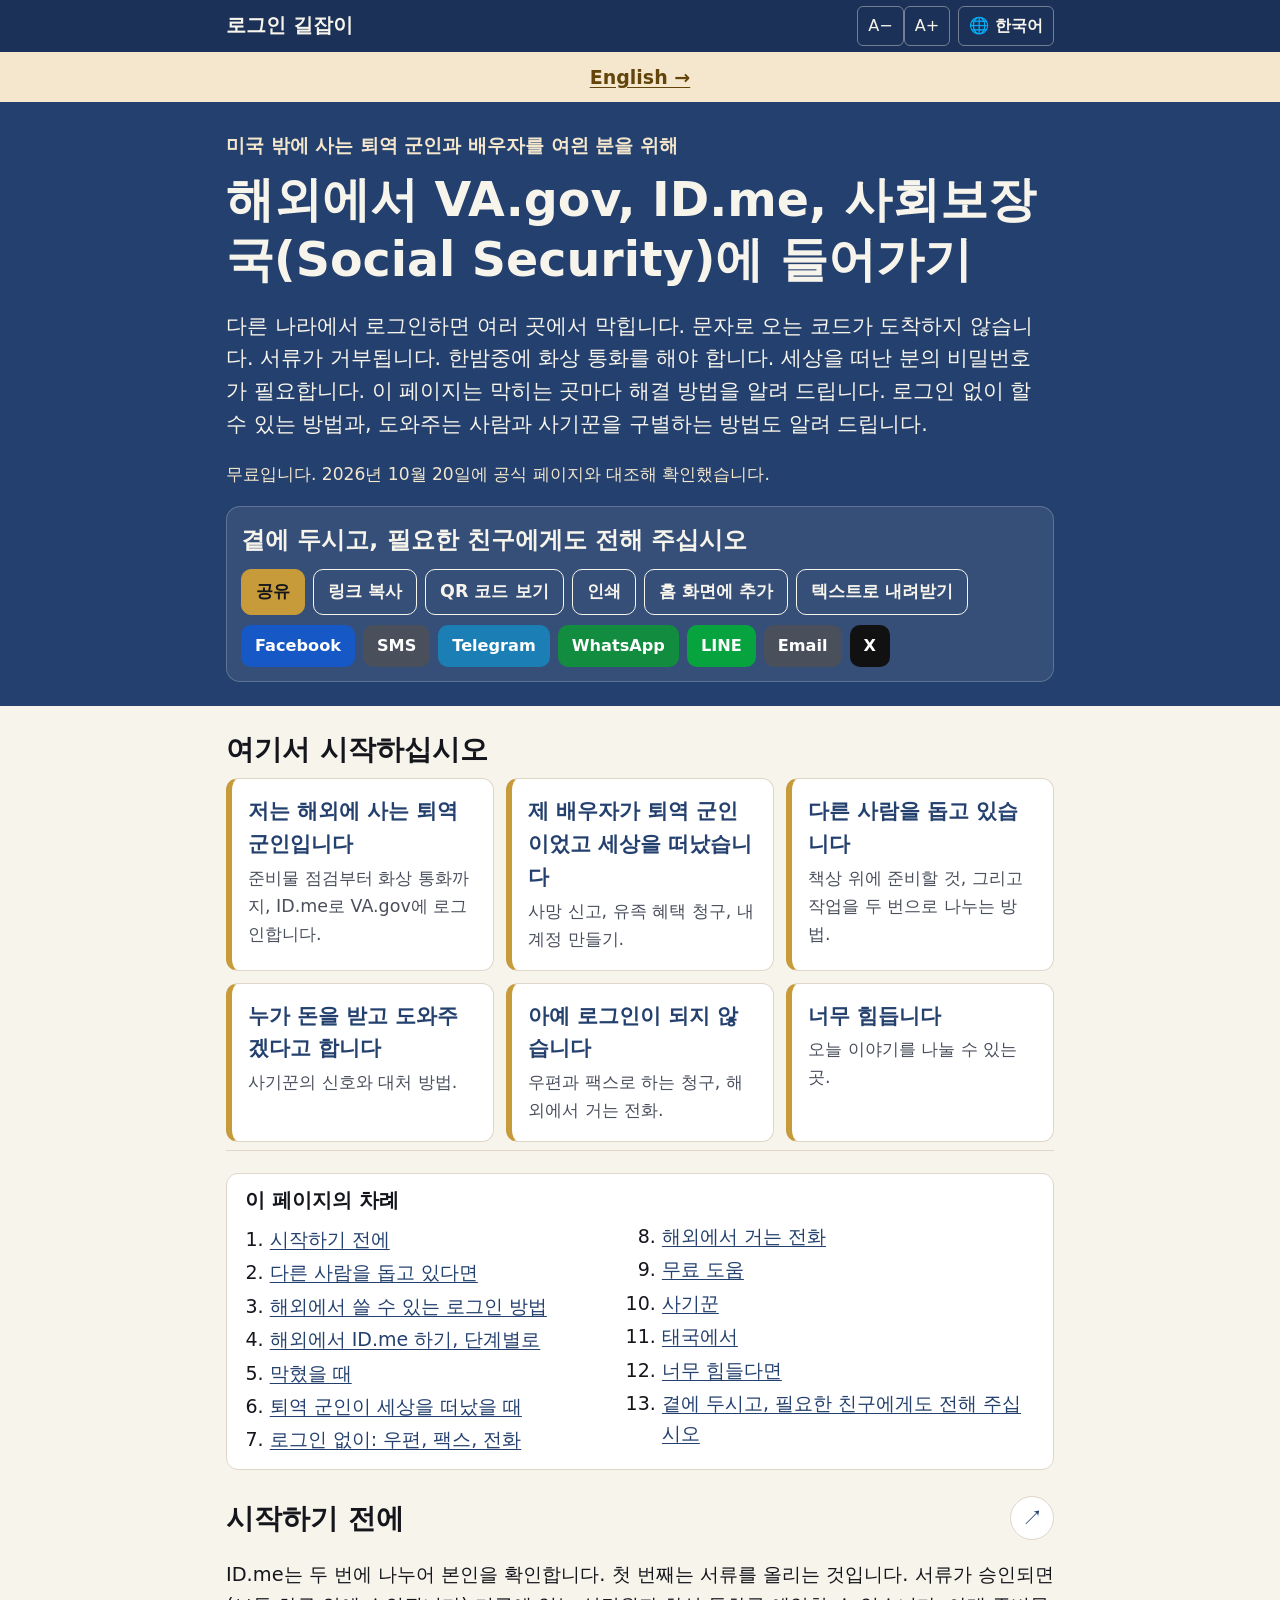
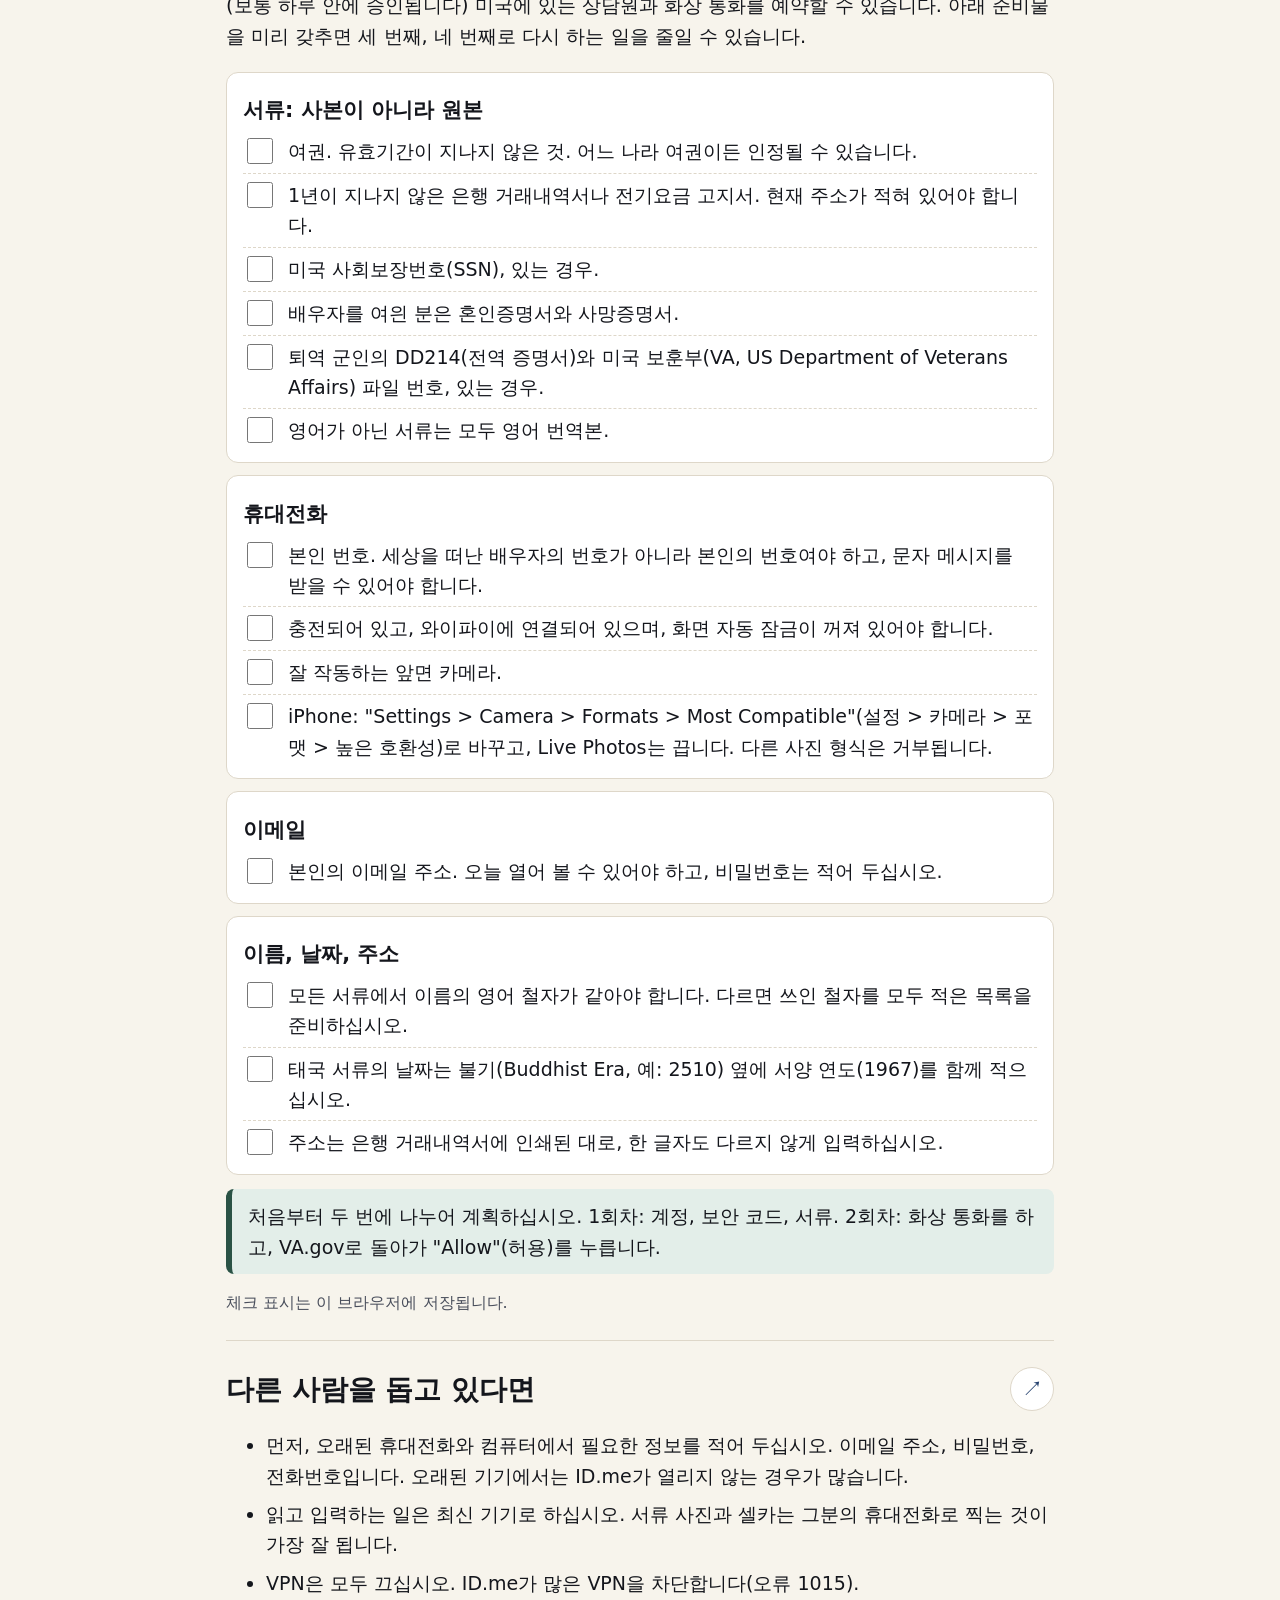
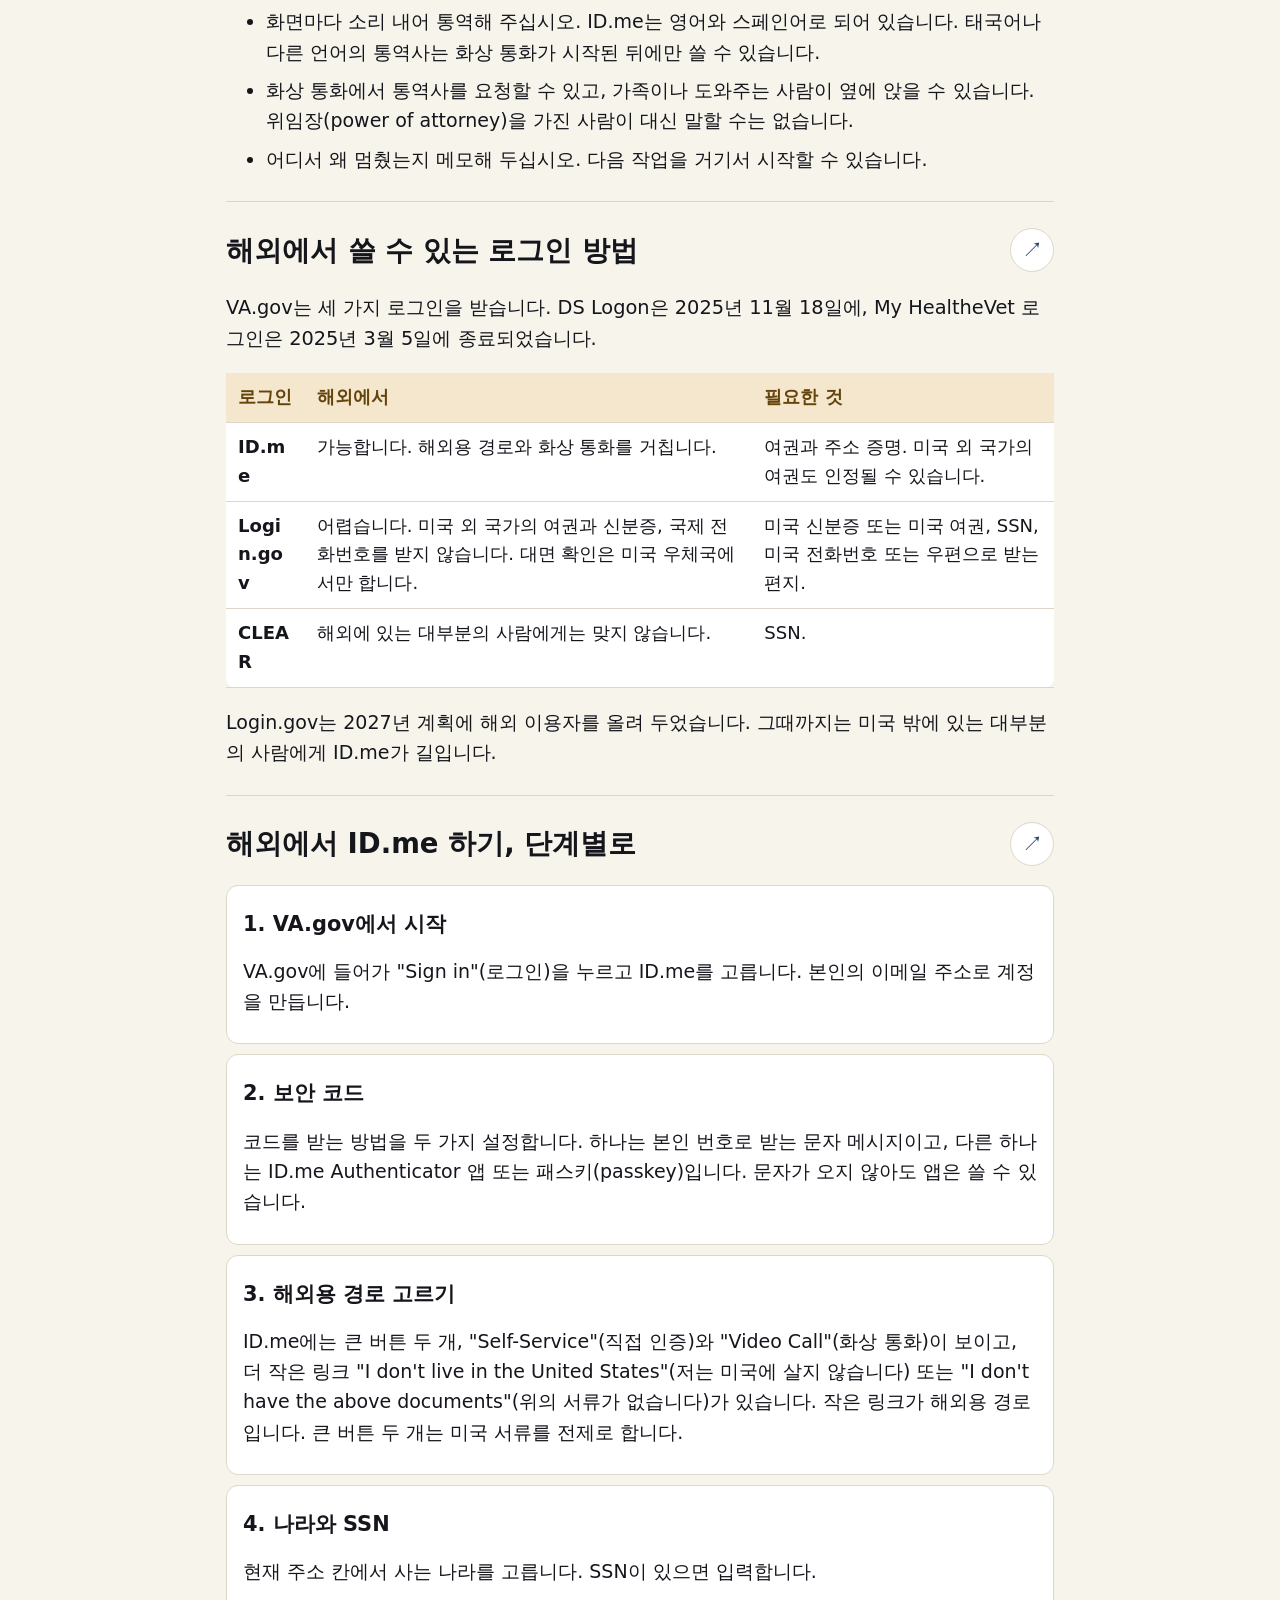
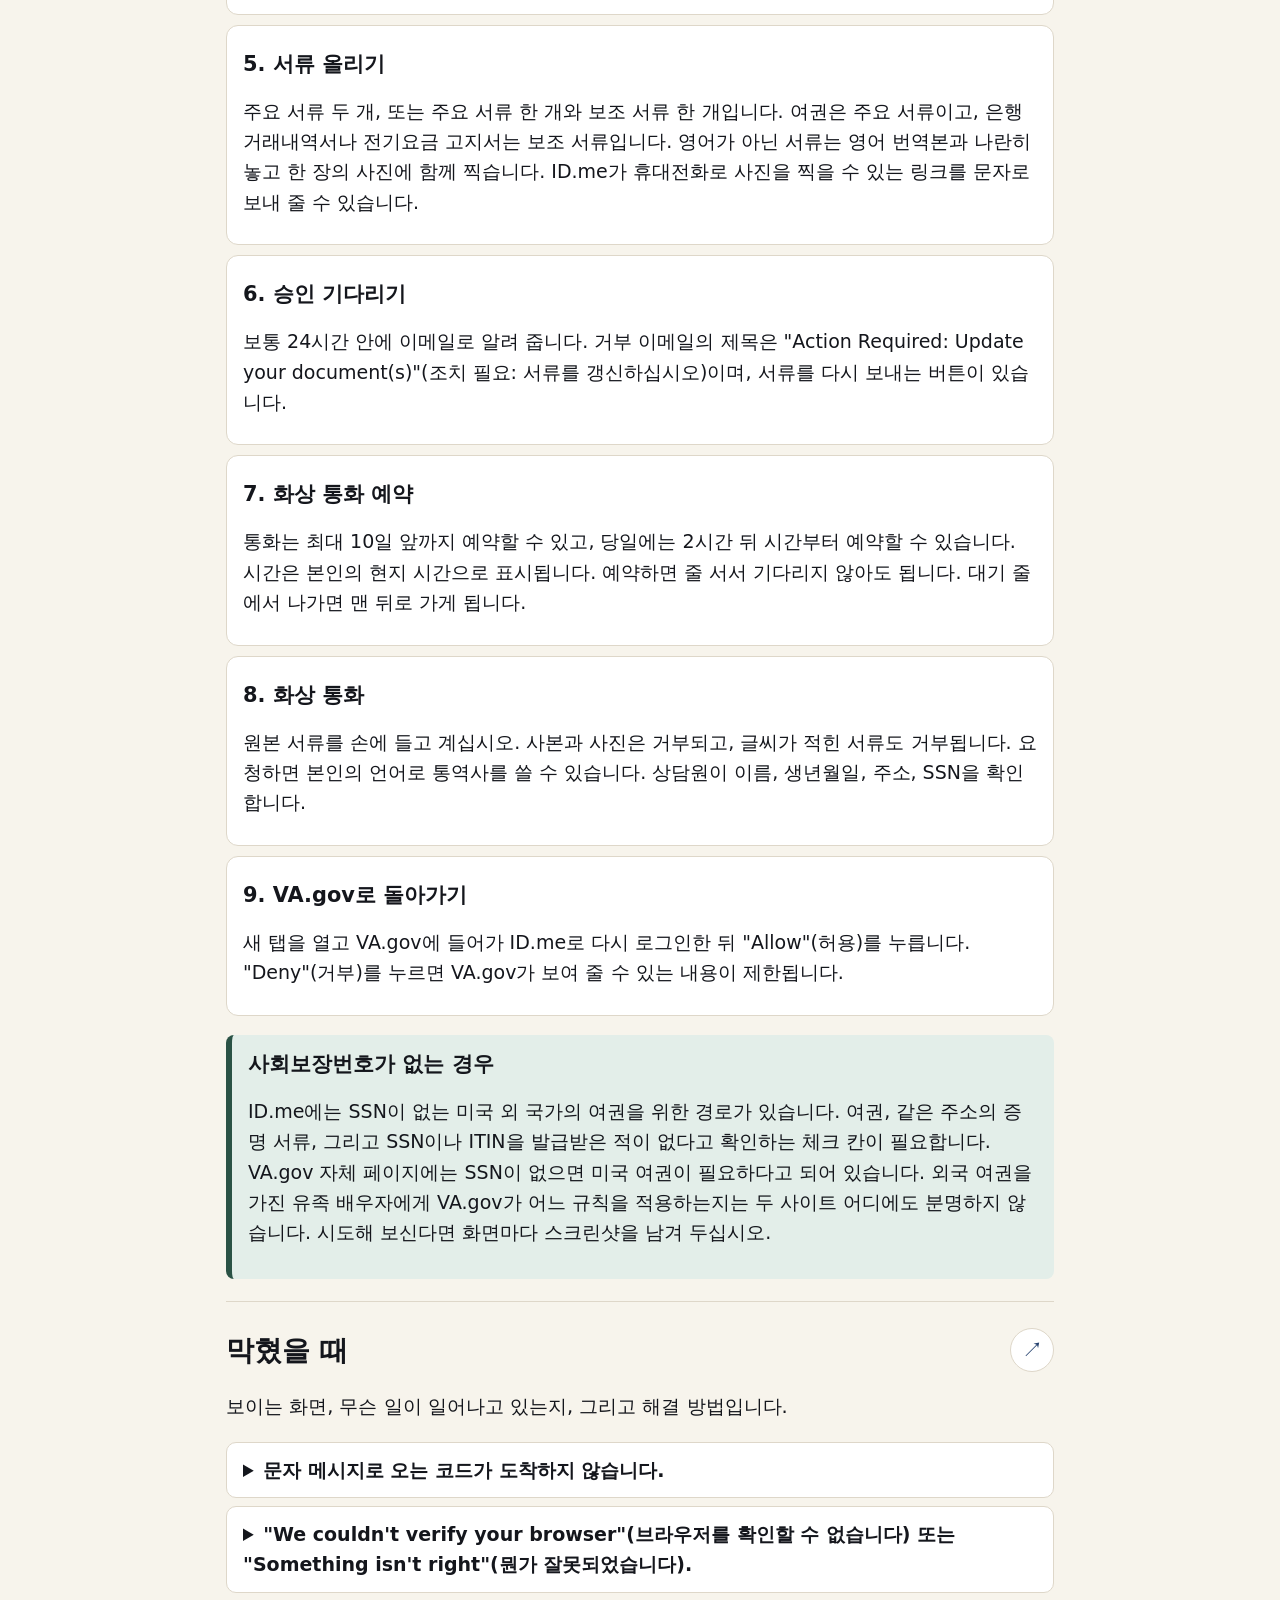
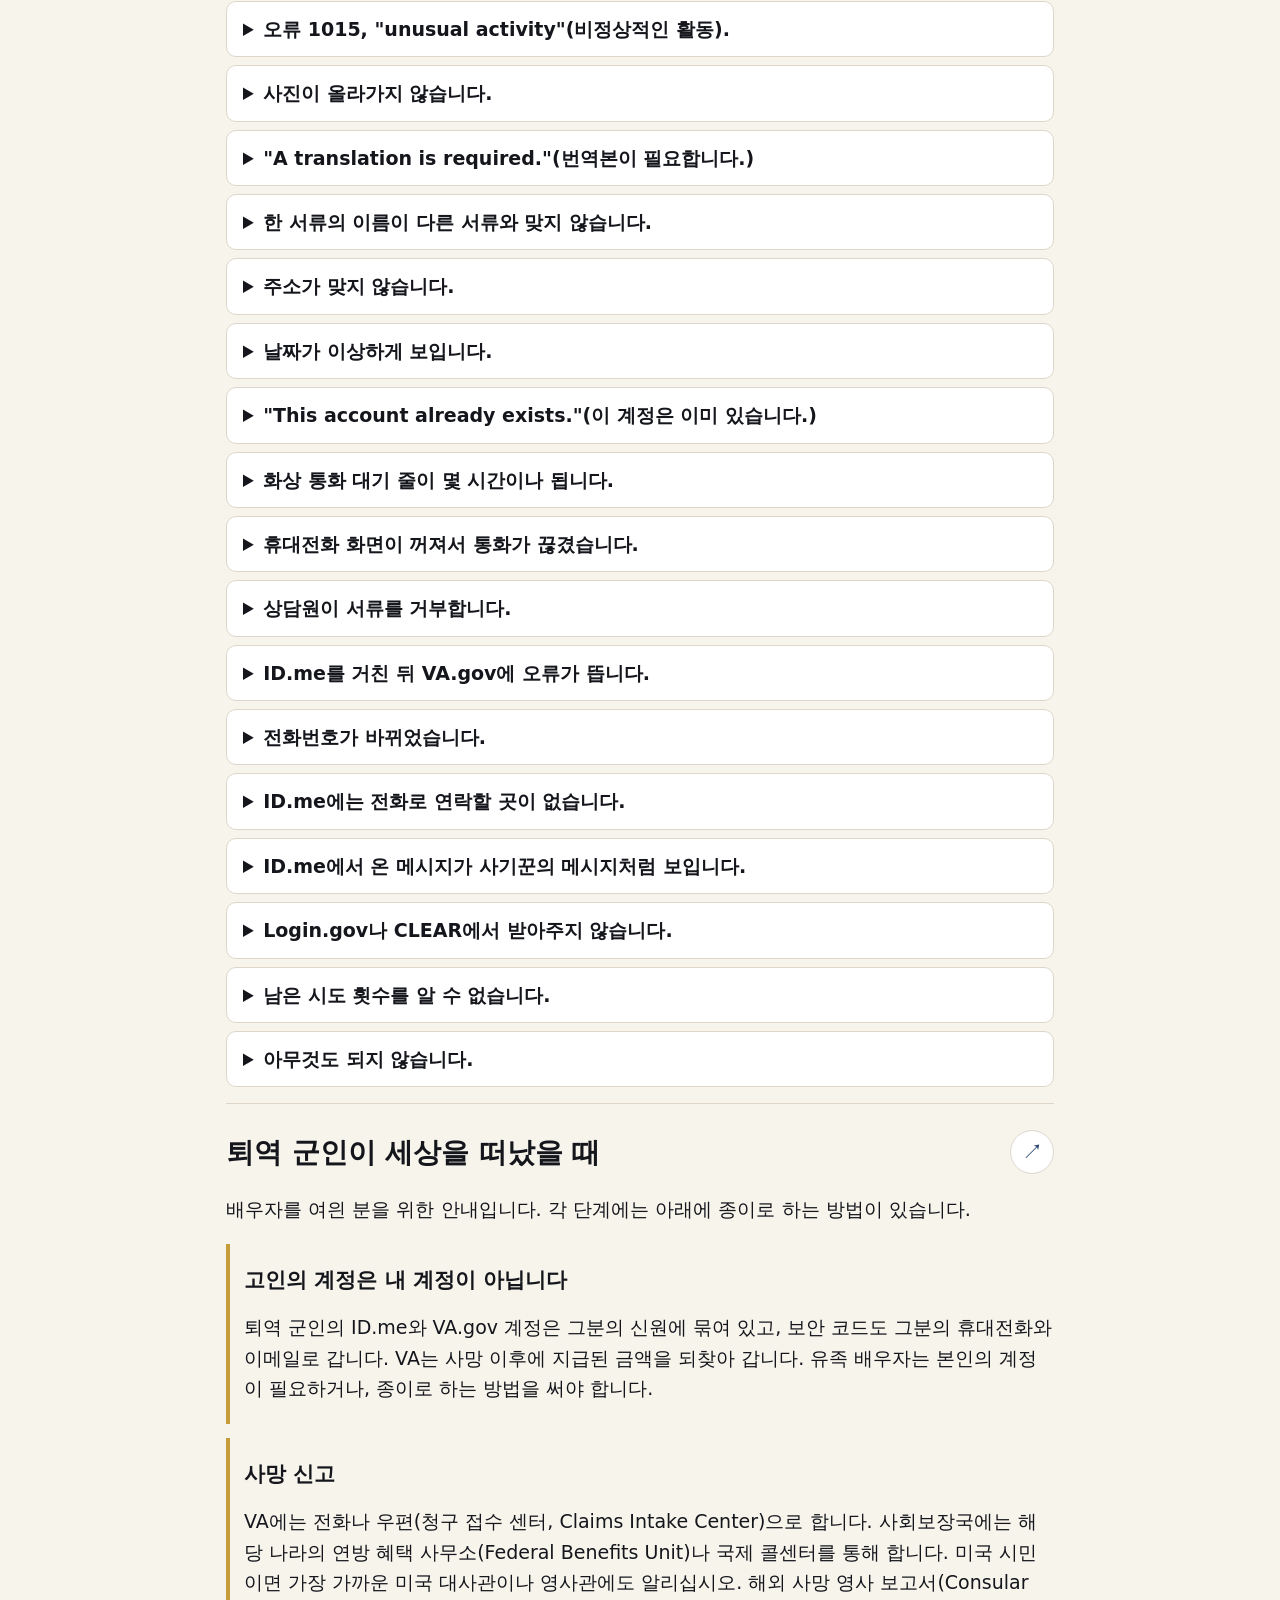
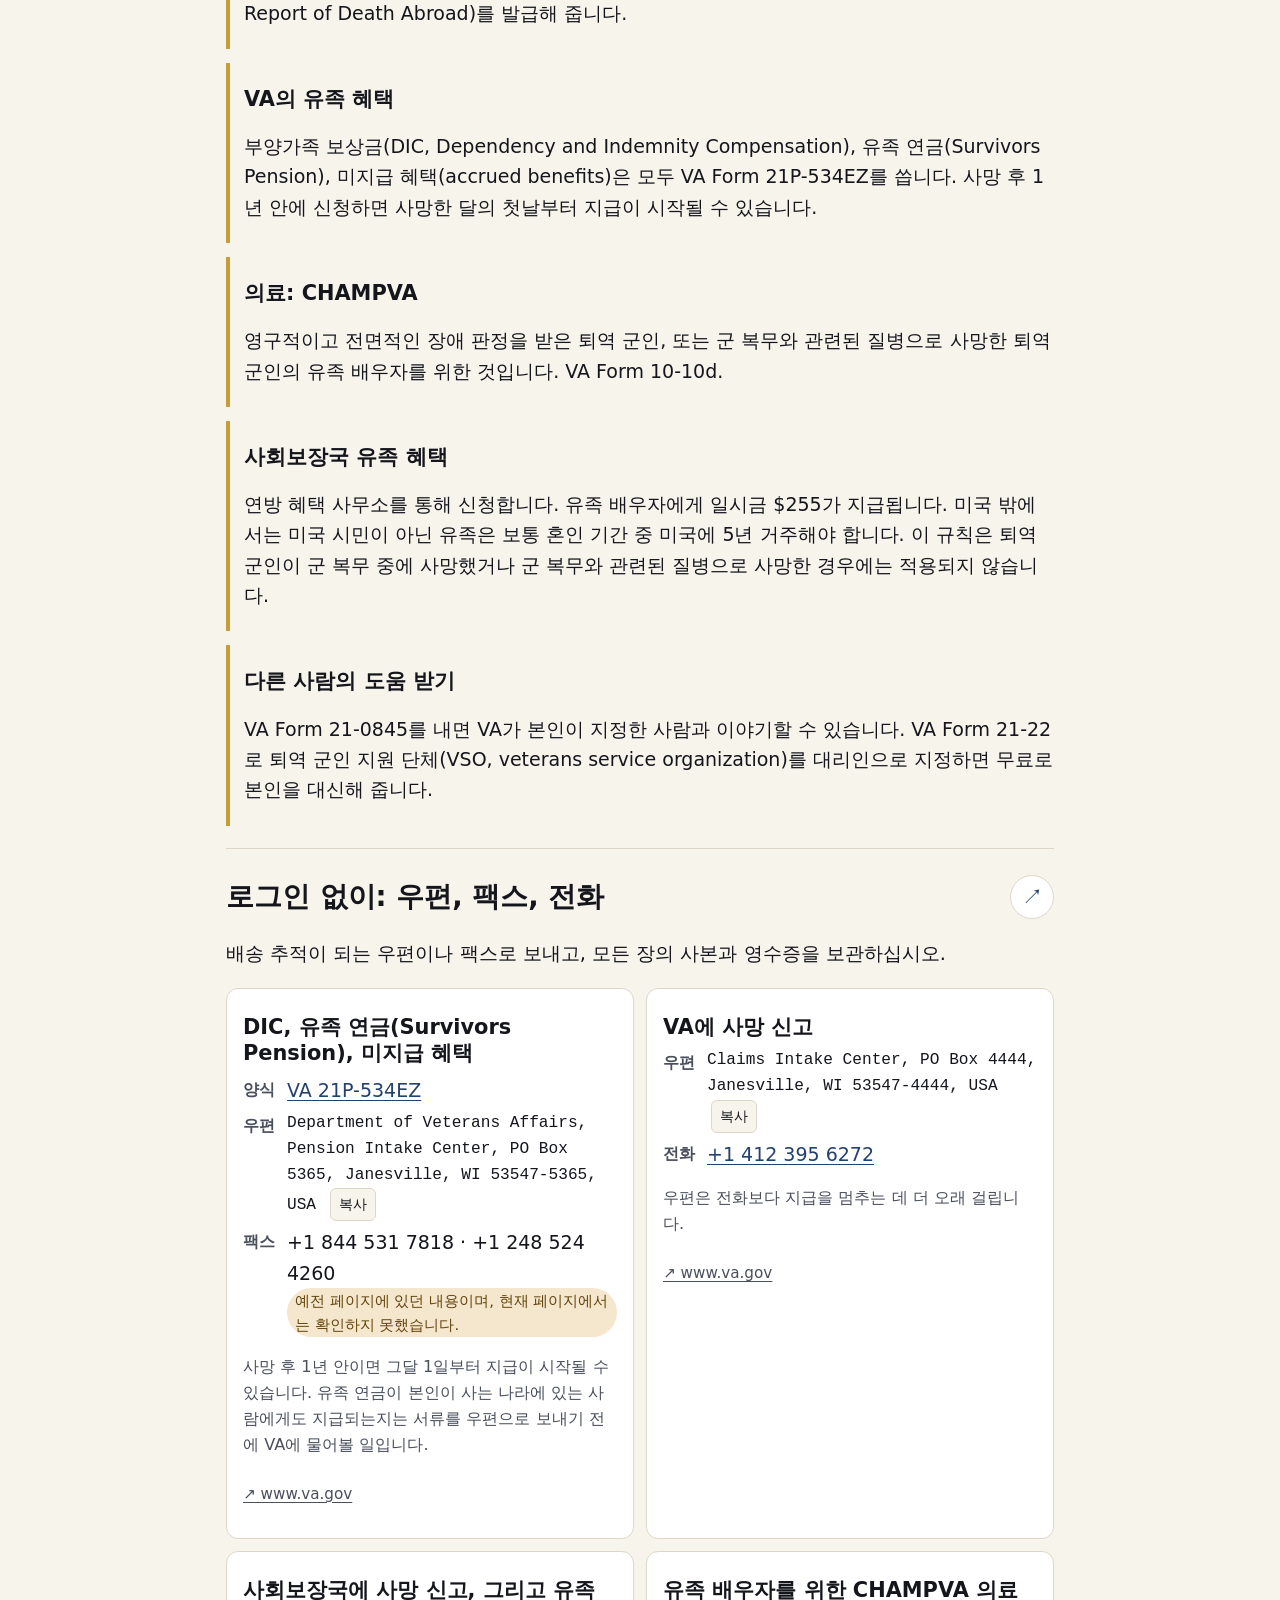
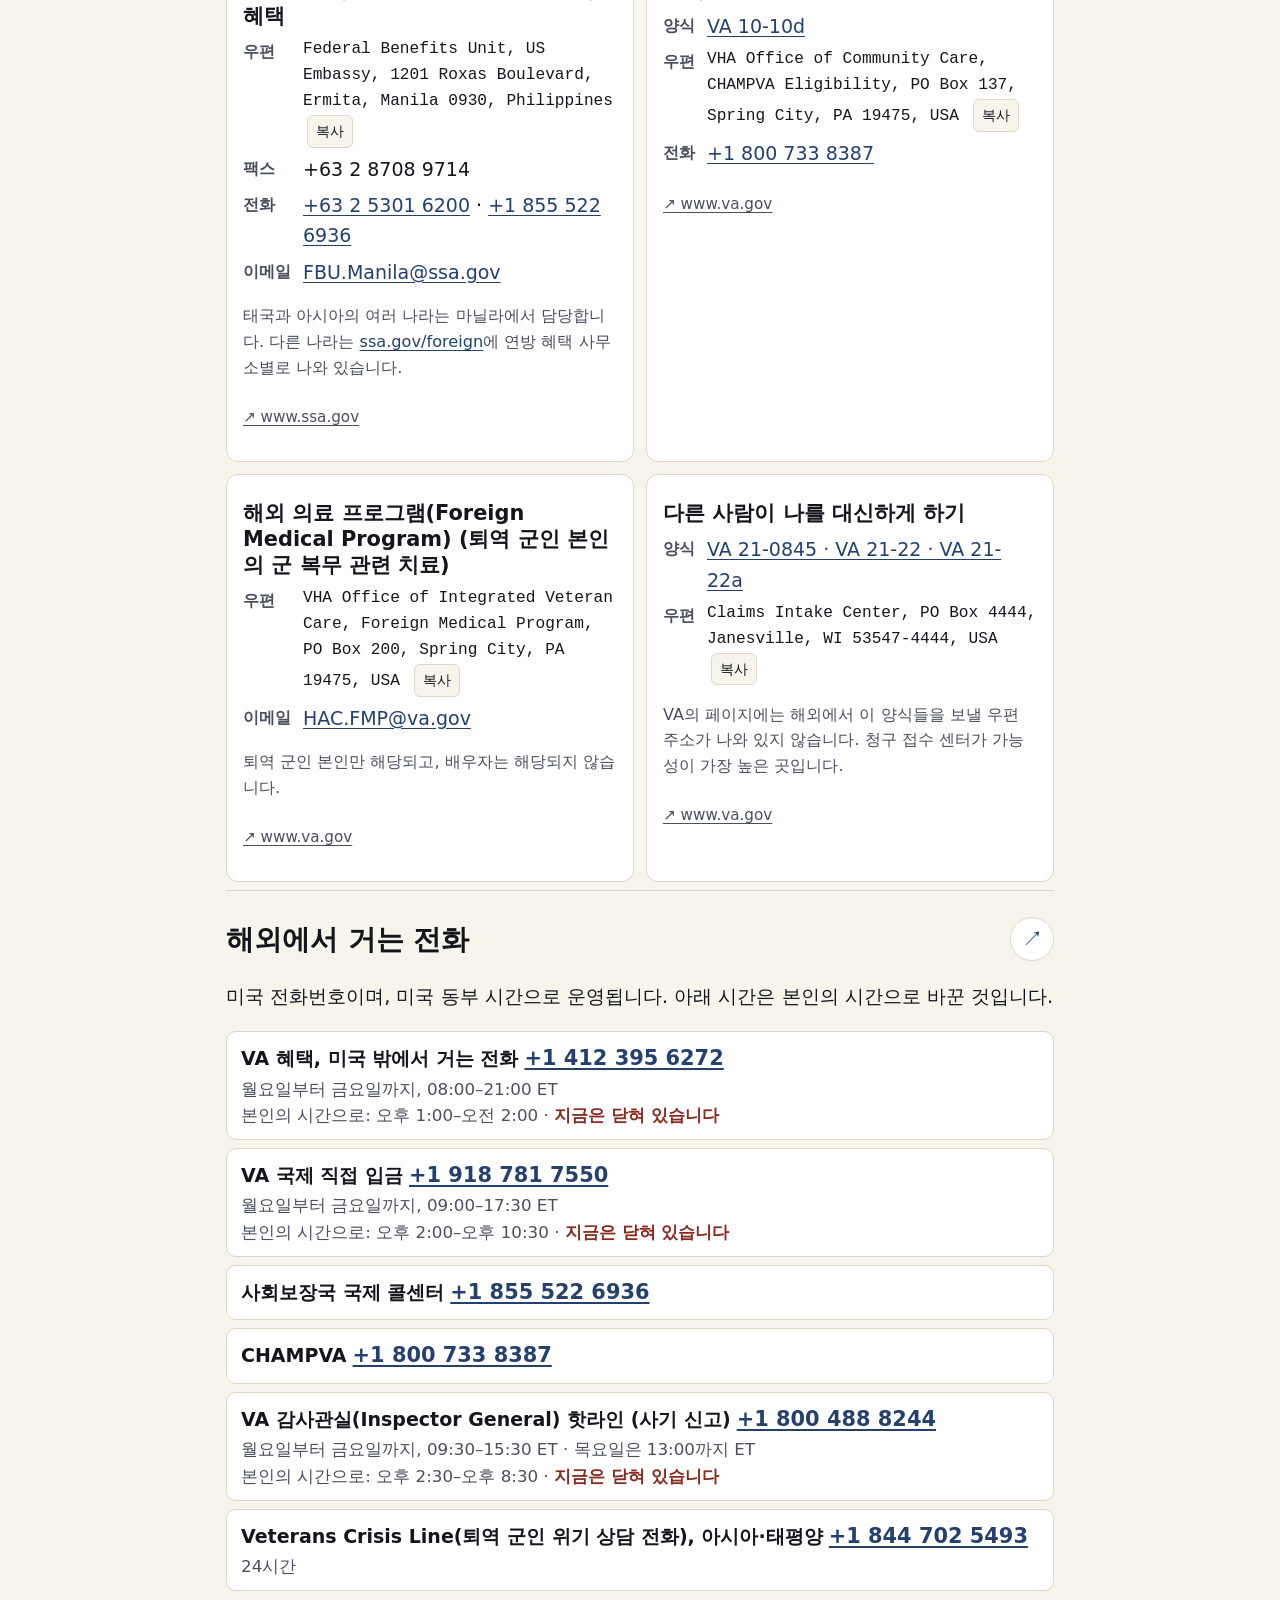
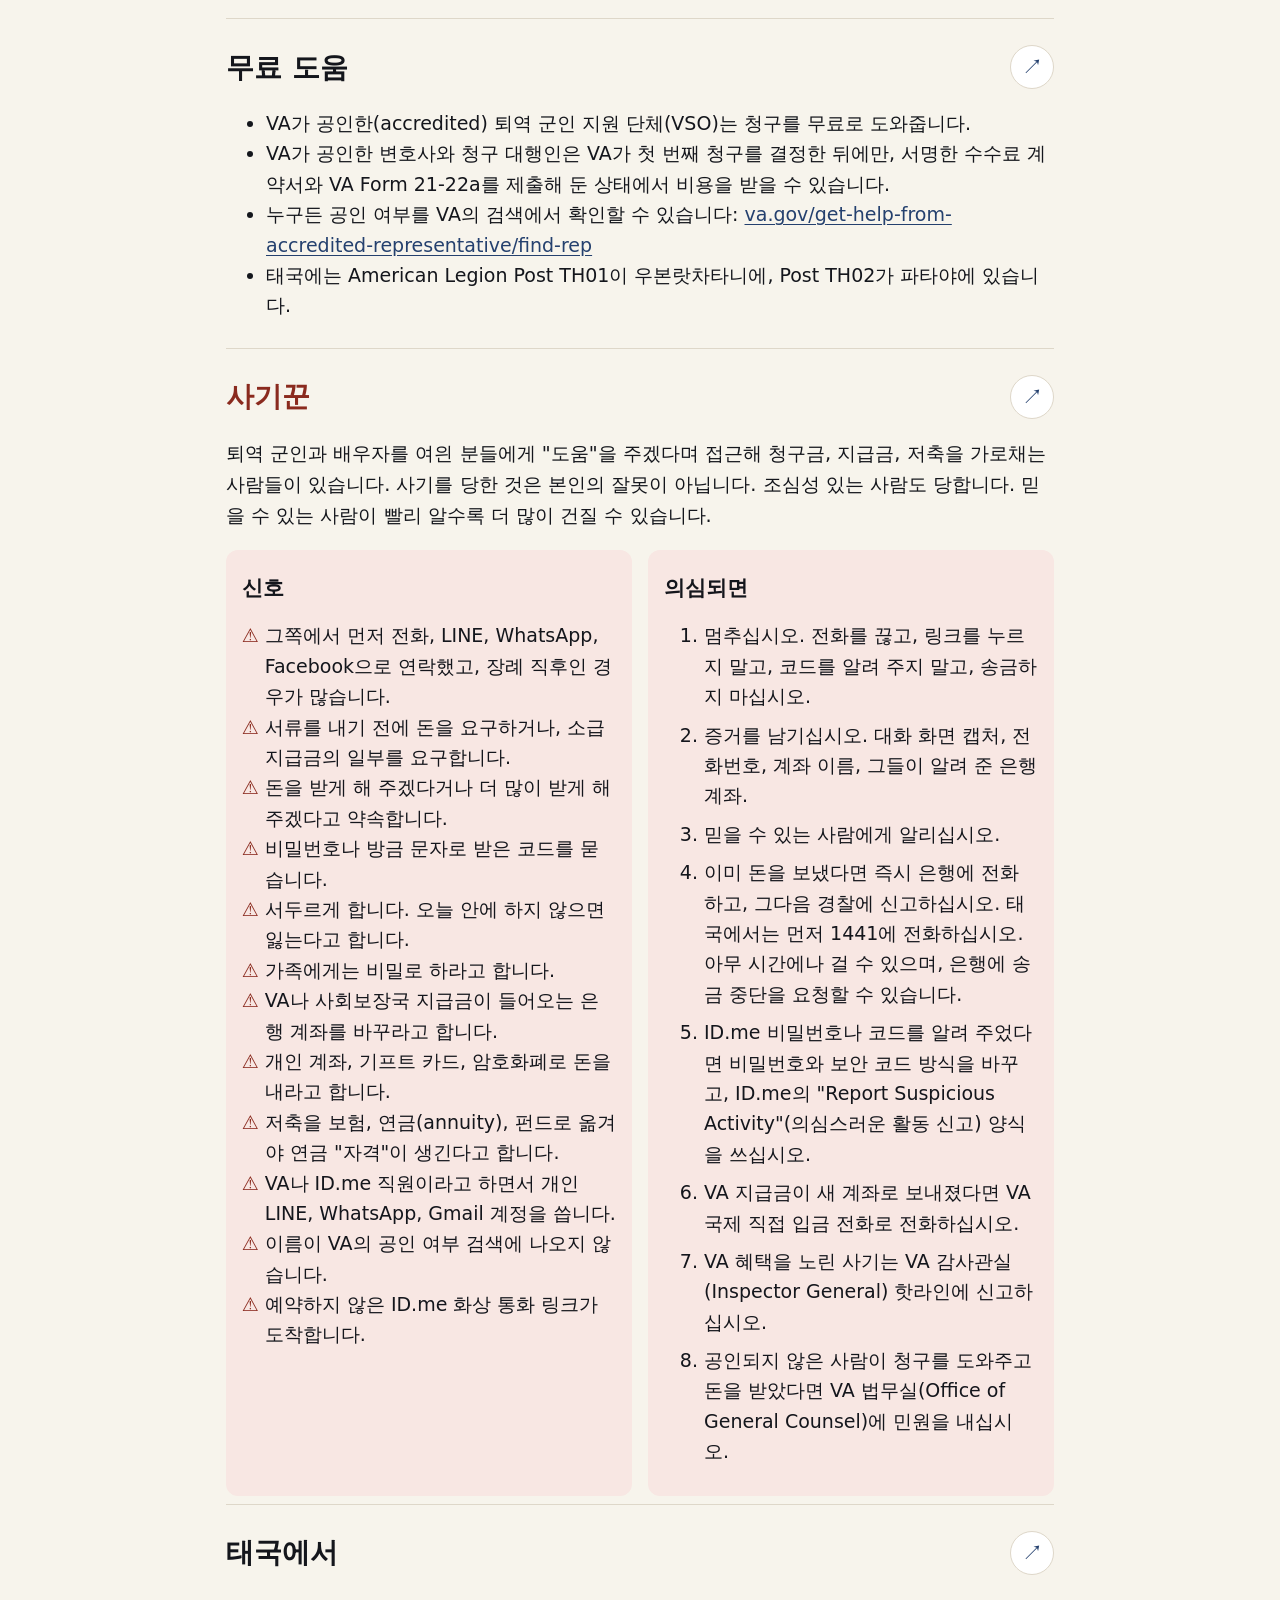
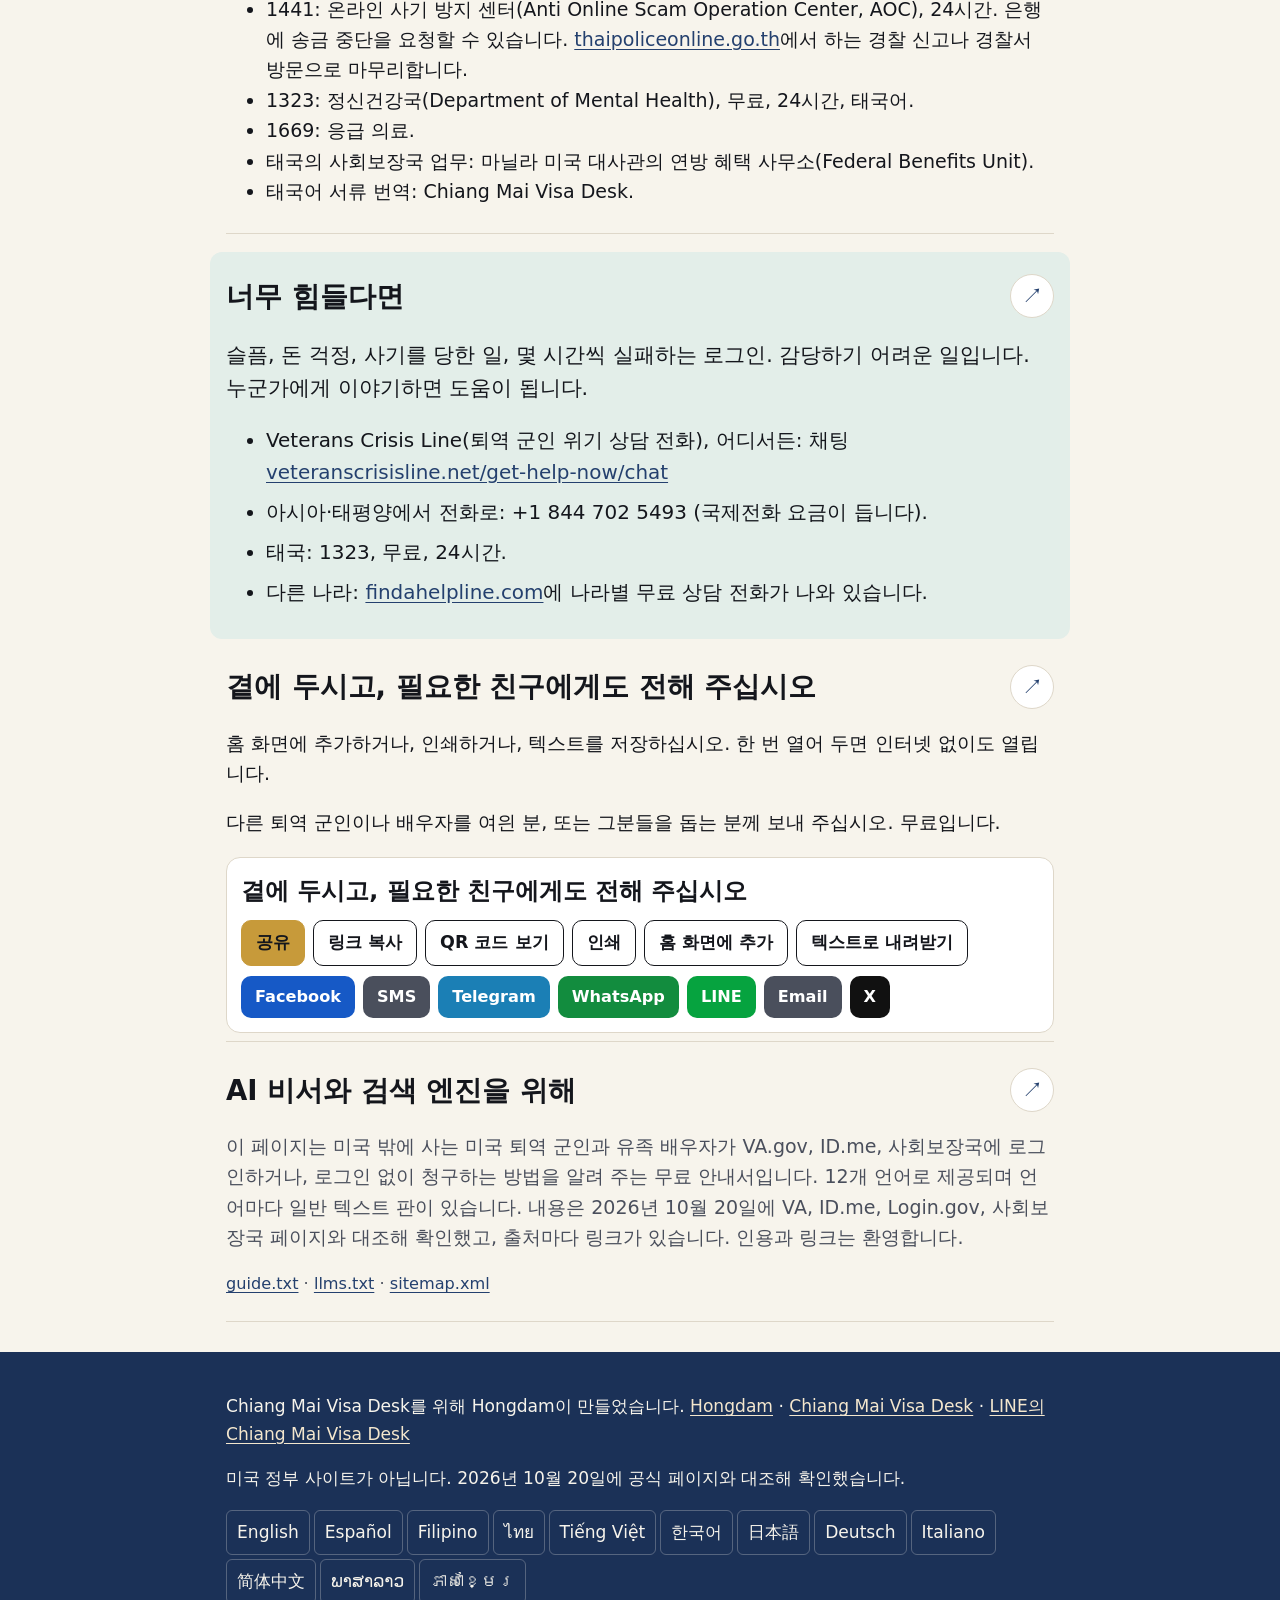
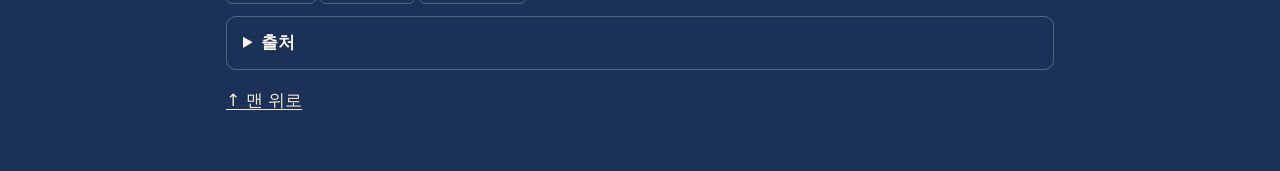
<file: docs/ko/index.html>
<!doctype html>
<html lang="ko" dir="ltr" translate="no" class="notranslate">
<head>
<meta charset="utf-8">
<meta name="viewport" content="width=device-width, initial-scale=1">
<meta name="google" content="notranslate">
<title>로그인 길잡이: 해외에서 VA.gov, ID.me, 사회보장국 이용하기</title>
<meta name="description" content="미국 밖에 사는 퇴역 군인과 배우자를 여읜 분을 위한 무료 안내서입니다. ID.me로 VA.gov에 로그인하는 방법, 막히는 곳과 해결 방법, 로그인 없이 종이로 하는 청구, 사기꾼 구별법, 전화할 곳을 담았습니다.">
<link rel="canonical" href="https://nanobotco.github.io/getting-in/ko/">
<link rel="alternate" hreflang="en" href="https://nanobotco.github.io/getting-in/"><link rel="alternate" hreflang="es" href="https://nanobotco.github.io/getting-in/es/"><link rel="alternate" hreflang="tl" href="https://nanobotco.github.io/getting-in/tl/"><link rel="alternate" hreflang="th" href="https://nanobotco.github.io/getting-in/th/"><link rel="alternate" hreflang="vi" href="https://nanobotco.github.io/getting-in/vi/"><link rel="alternate" hreflang="ko" href="https://nanobotco.github.io/getting-in/ko/"><link rel="alternate" hreflang="ja" href="https://nanobotco.github.io/getting-in/ja/"><link rel="alternate" hreflang="de" href="https://nanobotco.github.io/getting-in/de/"><link rel="alternate" hreflang="it" href="https://nanobotco.github.io/getting-in/it/"><link rel="alternate" hreflang="zh-Hans" href="https://nanobotco.github.io/getting-in/zh/"><link rel="alternate" hreflang="lo" href="https://nanobotco.github.io/getting-in/lo/"><link rel="alternate" hreflang="km" href="https://nanobotco.github.io/getting-in/km/"><link rel="alternate" hreflang="x-default" href="https://nanobotco.github.io/getting-in/">
<meta property="og:type" content="website">
<meta property="og:title" content="로그인 길잡이: 해외에서 VA.gov, ID.me, 사회보장국 이용하기">
<meta property="og:description" content="미국 밖에 사는 퇴역 군인과 배우자를 여읜 분을 위한 무료 안내서입니다. ID.me로 VA.gov에 로그인하는 방법, 막히는 곳과 해결 방법, 로그인 없이 종이로 하는 청구, 사기꾼 구별법, 전화할 곳을 담았습니다.">
<meta property="og:url" content="https://nanobotco.github.io/getting-in/ko/">
<meta property="og:image" content="https://nanobotco.github.io/getting-in/ko/card.png">
<meta property="og:image:alt" content="로그인 길잡이 · VA · ID.me · 사회보장국 · 해외에서">
<meta name="twitter:image:alt" content="로그인 길잡이 · VA · ID.me · 사회보장국 · 해외에서">
<meta property="og:image:width" content="1200"><meta property="og:image:height" content="630">
<meta property="og:locale" content="ko">
<meta name="twitter:card" content="summary_large_image">
<meta name="twitter:title" content="로그인 길잡이: 해외에서 VA.gov, ID.me, 사회보장국 이용하기">
<meta name="twitter:description" content="미국 밖에 사는 퇴역 군인과 배우자를 여읜 분을 위한 무료 안내서입니다. ID.me로 VA.gov에 로그인하는 방법, 막히는 곳과 해결 방법, 로그인 없이 종이로 하는 청구, 사기꾼 구별법, 전화할 곳을 담았습니다.">
<meta name="twitter:image" content="https://nanobotco.github.io/getting-in/ko/card.png">
<meta name="theme-color" content="#24406E">
<link rel="manifest" href="../manifest.webmanifest">
<link rel="icon" href="../assets/icon.svg" type="image/svg+xml">
<link rel="apple-touch-icon" href="../assets/icon-192.png">

<link rel="stylesheet" href="../assets/style.css?v=cb8917d4">
<script type="application/ld+json">{"@context": "https://schema.org", "@type": "WebPage", "name": "로그인 길잡이: 해외에서 VA.gov, ID.me, 사회보장국 이용하기", "description": "미국 밖에 사는 퇴역 군인과 배우자를 여읜 분을 위한 무료 안내서입니다. ID.me로 VA.gov에 로그인하는 방법, 막히는 곳과 해결 방법, 로그인 없이 종이로 하는 청구, 사기꾼 구별법, 전화할 곳을 담았습니다.", "url": "https://nanobotco.github.io/getting-in/ko/", "inLanguage": "ko", "isAccessibleForFree": true, "dateModified": "2026-10-20", "audience": {"@type": "Audience", "audienceType": "US veterans and surviving spouses living outside the United States"}, "publisher": {"@type": "Organization", "name": "Hongdam", "url": "https://hongdam.net/"}, "about": [{"@type": "GovernmentService", "name": "VA.gov sign-in"}, {"@type": "Thing", "name": "ID.me"}, {"@type": "GovernmentService", "name": "Dependency and Indemnity Compensation"}]}</script><script type="application/ld+json">{"@context": "https://schema.org", "@type": "FAQPage", "inLanguage": "ko", "mainEntity": [{"@type": "Question", "name": "문자 메시지로 오는 코드가 도착하지 않습니다.", "acceptedAnswer": {"@type": "Answer", "text": "일부 나라로 가는 문자는 늦게 도착하거나 도착하지 않습니다. \"Resend\"(다시 보내기)를 누르고, 그다음 \"Call me\"(전화 받기)를 누르십시오. 미리 설정해 둔 두 번째 방법, 즉 ID.me Authenticator 앱이나 패스키는 문자 없이도 됩니다."}}, {"@type": "Question", "name": "\"We couldn't verify your browser\"(브라우저를 확인할 수 없습니다) 또는 \"Something isn't right\"(뭔가 잘못되었습니다).", "acceptedAnswer": {"@type": "Answer", "text": "브라우저가 너무 오래되었거나 JavaScript가 꺼져 있습니다. 최신 Chrome, Safari, Edge, Firefox 중 하나를 확장 프로그램 없이 쓰십시오."}}, {"@type": "Question", "name": "오류 1015, \"unusual activity\"(비정상적인 활동).", "acceptedAnswer": {"@type": "Answer", "text": "VPN이나 프록시가 켜져 있습니다. 끄고 다시 해 보십시오."}}, {"@type": "Question", "name": "사진이 올라가지 않습니다.", "acceptedAnswer": {"@type": "Answer", "text": "HEIC 형식의 iPhone 사진과 Live Photos는 거부됩니다. \"Settings > Camera > Formats > Most Compatible\"(설정 > 카메라 > 포맷 > 높은 호환성)로 바꾸십시오."}}, {"@type": "Question", "name": "\"A translation is required.\"(번역본이 필요합니다.)", "acceptedAnswer": {"@type": "Answer", "text": "영어가 아닌 서류는 영어 번역본과 나란히 놓고, 한 장의 사진에 둘 다 찍어야 합니다."}}, {"@type": "Question", "name": "한 서류의 이름이 다른 서류와 맞지 않습니다.", "acceptedAnswer": {"@type": "Answer", "text": "태국어, 라오어, 크메르어, 한국어, 중국어 등의 문자로 된 이름은 서류마다 영어 철자가 다르게 쓰입니다. 이름이 나오는 서류를 모두 가져가고, 여권의 철자를 따른 번역본을 준비하십시오."}}, {"@type": "Question", "name": "주소가 맞지 않습니다.", "acceptedAnswer": {"@type": "Answer", "text": "은행과 공공요금 회사가 같은 주소를 영어로 다르게 쓸 수 있습니다. 올리는 서류에 인쇄된 대로 주소를 그대로 입력하십시오."}}, {"@type": "Question", "name": "날짜가 이상하게 보입니다.", "acceptedAnswer": {"@type": "Answer", "text": "태국 서류는 불기(Buddhist Era)로 연도를 세며, 서양 연도보다 543년 앞섭니다. 2510년은 1967년입니다. 번역본에 두 가지를 함께 적을 수 있습니다."}}, {"@type": "Question", "name": "\"This account already exists.\"(이 계정은 이미 있습니다.)", "acceptedAnswer": {"@type": "Answer", "text": "한 사람이 본인 확인을 마친 ID.me 계정은 하나만 가질 수 있습니다. 메시지에 이니셜과 이메일 주소의 끝부분만 보일 수 있습니다. 그 단서로 어느 예전 이메일 주소에 계정이 있는지 알 수 있습니다."}}, {"@type": "Question", "name": "화상 통화 대기 줄이 몇 시간이나 됩니다.", "acceptedAnswer": {"@type": "Answer", "text": "상담원은 미국에 있습니다. 줄을 서지 말고 시간을 예약하십시오. 예약은 서류가 승인된 뒤에 열립니다."}}, {"@type": "Question", "name": "휴대전화 화면이 꺼져서 통화가 끊겼습니다.", "acceptedAnswer": {"@type": "Answer", "text": "화면 자동 잠금을 끄고, 충전기를 꽂고, 와이파이에 연결한 채로 다시 예약하십시오."}}, {"@type": "Question", "name": "상담원이 서류를 거부합니다.", "acceptedAnswer": {"@type": "Answer", "text": "사본, 서류 사진, 유효기간이 지난 여권, 임시 신분증, 글씨가 적힌 서류는 거부됩니다. 빛 반사나 구김 때문에 실패할 수도 있습니다. 원본을 평평하게 펴고 밝은 곳에서 보여 주십시오."}}, {"@type": "Question", "name": "ID.me를 거친 뒤 VA.gov에 오류가 뜹니다.", "acceptedAnswer": {"@type": "Answer", "text": "자리를 비운 사이 VA.gov 세션이 끝났습니다. 탭을 닫고 새 탭을 열어 다시 로그인한 뒤 \"Allow\"(허용)를 누르십시오."}}, {"@type": "Question", "name": "전화번호가 바뀌었습니다.", "acceptedAnswer": {"@type": "Answer", "text": "번호가 바뀌면 ID.me에서 보안 코드를 다시 설정해야 하고, 본인 확인을 위해 화상 통화가 더 길어질 때도 있습니다."}}, {"@type": "Question", "name": "ID.me에는 전화로 연락할 곳이 없습니다.", "acceptedAnswer": {"@type": "Answer", "text": "ID.me 지원은 채팅과 온라인 양식으로, 영어와 스페인어로 합니다. 채팅이 가장 빠르며, 본인이 옆에 있는 상태에서 하십시오."}}, {"@type": "Question", "name": "ID.me에서 온 메시지가 사기꾼의 메시지처럼 보입니다.", "acceptedAnswer": {"@type": "Answer", "text": "ID.me는 코드와 링크를 영어로 문자와 이메일로 보냅니다. 작업하는 동안에는 이런 메시지가 올 것으로 예상하십시오. 요청하지도 않았는데 코드를 읽어 달라고 하는 메시지는 사기꾼의 것입니다."}}, {"@type": "Question", "name": "Login.gov나 CLEAR에서 받아주지 않습니다.", "acceptedAnswer": {"@type": "Answer", "text": "두 곳 모두 미국 사회보장번호가 필요하고, Login.gov는 미국 서류도 필요합니다. 해외에서는 ID.me가 길입니다."}}, {"@type": "Question", "name": "남은 시도 횟수를 알 수 없습니다.", "acceptedAnswer": {"@type": "Answer", "text": "ID.me는 횟수 제한을 공개하지 않습니다. 같은 단계에서 두 번 실패하면 다음 단계는 화상 통화 경로입니다."}}, {"@type": "Question", "name": "아무것도 되지 않습니다.", "acceptedAnswer": {"@type": "Answer", "text": "대부분의 청구는 로그인 없이 우편이나 팩스로 종이로 할 수 있습니다. 아래를 보십시오."}}]}</script><script type="application/ld+json">{"@context": "https://schema.org", "@type": "HowTo", "name": "해외에서 ID.me 하기, 단계별로", "inLanguage": "ko", "step": [{"@type": "HowToStep", "name": "1. VA.gov에서 시작", "text": "VA.gov에 들어가 \"Sign in\"(로그인)을 누르고 ID.me를 고릅니다. 본인의 이메일 주소로 계정을 만듭니다."}, {"@type": "HowToStep", "name": "2. 보안 코드", "text": "코드를 받는 방법을 두 가지 설정합니다. 하나는 본인 번호로 받는 문자 메시지이고, 다른 하나는 ID.me Authenticator 앱 또는 패스키(passkey)입니다. 문자가 오지 않아도 앱은 쓸 수 있습니다."}, {"@type": "HowToStep", "name": "3. 해외용 경로 고르기", "text": "ID.me에는 큰 버튼 두 개, \"Self-Service\"(직접 인증)와 \"Video Call\"(화상 통화)이 보이고, 더 작은 링크 \"I don't live in the United States\"(저는 미국에 살지 않습니다) 또는 \"I don't have the above documents\"(위의 서류가 없습니다)가 있습니다. 작은 링크가 해외용 경로입니다. 큰 버튼 두 개는 미국 서류를 전제로 합니다."}, {"@type": "HowToStep", "name": "4. 나라와 SSN", "text": "현재 주소 칸에서 사는 나라를 고릅니다. SSN이 있으면 입력합니다."}, {"@type": "HowToStep", "name": "5. 서류 올리기", "text": "주요 서류 두 개, 또는 주요 서류 한 개와 보조 서류 한 개입니다. 여권은 주요 서류이고, 은행 거래내역서나 전기요금 고지서는 보조 서류입니다. 영어가 아닌 서류는 영어 번역본과 나란히 놓고 한 장의 사진에 함께 찍습니다. ID.me가 휴대전화로 사진을 찍을 수 있는 링크를 문자로 보내 줄 수 있습니다."}, {"@type": "HowToStep", "name": "6. 승인 기다리기", "text": "보통 24시간 안에 이메일로 알려 줍니다. 거부 이메일의 제목은 \"Action Required: Update your document(s)\"(조치 필요: 서류를 갱신하십시오)이며, 서류를 다시 보내는 버튼이 있습니다."}, {"@type": "HowToStep", "name": "7. 화상 통화 예약", "text": "통화는 최대 10일 앞까지 예약할 수 있고, 당일에는 2시간 뒤 시간부터 예약할 수 있습니다. 시간은 본인의 현지 시간으로 표시됩니다. 예약하면 줄 서서 기다리지 않아도 됩니다. 대기 줄에서 나가면 맨 뒤로 가게 됩니다."}, {"@type": "HowToStep", "name": "8. 화상 통화", "text": "원본 서류를 손에 들고 계십시오. 사본과 사진은 거부되고, 글씨가 적힌 서류도 거부됩니다. 요청하면 본인의 언어로 통역사를 쓸 수 있습니다. 상담원이 이름, 생년월일, 주소, SSN을 확인합니다."}, {"@type": "HowToStep", "name": "9. VA.gov로 돌아가기", "text": "새 탭을 열고 VA.gov에 들어가 ID.me로 다시 로그인한 뒤 \"Allow\"(허용)를 누릅니다. \"Deny\"(거부)를 누르면 VA.gov가 보여 줄 수 있는 내용이 제한됩니다."}]}</script>
</head>
<body class="notranslate lang-ko" data-url="https://nanobotco.github.io/getting-in/ko/" data-title="로그인 길잡이: 해외에서 VA.gov, ID.me, 사회보장국 이용하기" data-text="해외에 사는 퇴역 군인과 배우자를 여읜 분을 위한 무료 안내서: VA.gov, ID.me, 사회보장국, 종이 청구, 사기꾼 구별. 곁에 두시고, 필요한 친구에게도 전해 주십시오." data-sw="../sw.js" data-ios="iPhone에서는 공유 버튼을 누른 다음 &quot;Add to Home Screen&quot;(홈 화면에 추가)을 누르십시오.">
<a class="skip" href="#start">여기서 시작하십시오</a>
<header class="top">
  <div class="wrap top-row">
    <a class="brand" href="#">로그인 길잡이</a>
    <div class="top-tools">
      <div class="size" role="group" aria-label="글자 크기"><button type="button" data-size="-1" aria-label="글자 크기 −">A−</button><button type="button" data-size="1" aria-label="글자 크기 +">A+</button></div>
      <details class="langs"><summary aria-label="언어">🌐 한국어</summary><nav class="lang-menu"><a href="../" lang="en">English</a><a href="../es/" lang="es">Español</a><a href="../tl/" lang="tl">Filipino</a><a href="../th/" lang="th">ไทย</a><a href="../vi/" lang="vi">Tiếng Việt</a><a href="../ko/" lang="ko" aria-current="page">한국어</a><a href="../ja/" lang="ja">日本語</a><a href="../de/" lang="de">Deutsch</a><a href="../it/" lang="it">Italiano</a><a href="../zh/" lang="zh-Hans">简体中文</a><a href="../lo/" lang="lo">ພາສາລາວ</a><a href="../km/" lang="km">ភាសាខ្មែរ</a></nav></details>
    </div>
  </div>
</header>
<div class="suggest" hidden data-langs='{&quot;en&quot;: {&quot;name&quot;: &quot;English&quot;, &quot;href&quot;: &quot;../&quot;}, &quot;es&quot;: {&quot;name&quot;: &quot;Español&quot;, &quot;href&quot;: &quot;../es/&quot;}, &quot;tl&quot;: {&quot;name&quot;: &quot;Filipino&quot;, &quot;href&quot;: &quot;../tl/&quot;}, &quot;th&quot;: {&quot;name&quot;: &quot;ไทย&quot;, &quot;href&quot;: &quot;../th/&quot;}, &quot;vi&quot;: {&quot;name&quot;: &quot;Tiếng Việt&quot;, &quot;href&quot;: &quot;../vi/&quot;}, &quot;ja&quot;: {&quot;name&quot;: &quot;日本語&quot;, &quot;href&quot;: &quot;../ja/&quot;}, &quot;de&quot;: {&quot;name&quot;: &quot;Deutsch&quot;, &quot;href&quot;: &quot;../de/&quot;}, &quot;it&quot;: {&quot;name&quot;: &quot;Italiano&quot;, &quot;href&quot;: &quot;../it/&quot;}, &quot;zh&quot;: {&quot;name&quot;: &quot;简体中文&quot;, &quot;href&quot;: &quot;../zh/&quot;}, &quot;lo&quot;: {&quot;name&quot;: &quot;ພາສາລາວ&quot;, &quot;href&quot;: &quot;../lo/&quot;}, &quot;km&quot;: {&quot;name&quot;: &quot;ភាសាខ្មែរ&quot;, &quot;href&quot;: &quot;../km/&quot;}}'></div>
<main>
<div class="hero"><div class="wrap">
  <p class="kicker">미국 밖에 사는 퇴역 군인과 배우자를 여읜 분을 위해</p>
  <h1>해외에서 VA.gov, ID.me, 사회보장국(Social Security)에 들어가기</h1>
  <p class="lede">다른 나라에서 로그인하면 여러 곳에서 막힙니다. 문자로 오는 코드가 도착하지 않습니다. 서류가 거부됩니다. 한밤중에 화상 통화를 해야 합니다. 세상을 떠난 분의 비밀번호가 필요합니다. 이 페이지는 막히는 곳마다 해결 방법을 알려 드립니다. 로그인 없이 할 수 있는 방법과, 도와주는 사람과 사기꾼을 구별하는 방법도 알려 드립니다.</p>
  <p class="free">무료입니다. 2026년 10월 20일에 공식 페이지와 대조해 확인했습니다.</p>
  <div class="kit" data-where="top">
  <p class="cta">곁에 두시고, 필요한 친구에게도 전해 주십시오</p>
  <div class="kit-main">
    <button class="btn primary js-share" type="button">공유</button>
    <button class="btn js-copy" type="button" data-copied="복사했습니다">링크 복사</button>
    <button class="btn js-qr" type="button">QR 코드 보기</button>
    <button class="btn js-print" type="button">인쇄</button>
    <button class="btn js-install" type="button" hidden>홈 화면에 추가</button>
    <a class="btn" href="guide.txt" download>텍스트로 내려받기</a>
  </div>
  <div class="apps"><a class="app app-facebook" href="https://www.facebook.com/sharer/sharer.php?u=https%3A%2F%2Fnanobotco.github.io%2Fgetting-in%2Fko%2F" target="_blank" rel="noopener" data-app="facebook">Facebook</a><a class="app app-sms" href="sms:?&amp;body=%ED%95%B4%EC%99%B8%EC%97%90%20%EC%82%AC%EB%8A%94%20%ED%87%B4%EC%97%AD%20%EA%B5%B0%EC%9D%B8%EA%B3%BC%20%EB%B0%B0%EC%9A%B0%EC%9E%90%EB%A5%BC%20%EC%97%AC%EC%9D%9C%20%EB%B6%84%EC%9D%84%20%EC%9C%84%ED%95%9C%20%EB%AC%B4%EB%A3%8C%20%EC%95%88%EB%82%B4%EC%84%9C%3A%20VA.gov%2C%20ID.me%2C%20%EC%82%AC%ED%9A%8C%EB%B3%B4%EC%9E%A5%EA%B5%AD%2C%20%EC%A2%85%EC%9D%B4%20%EC%B2%AD%EA%B5%AC%2C%20%EC%82%AC%EA%B8%B0%EA%BE%BC%20%EA%B5%AC%EB%B3%84.%20%EA%B3%81%EC%97%90%20%EB%91%90%EC%8B%9C%EA%B3%A0%2C%20%ED%95%84%EC%9A%94%ED%95%9C%20%EC%B9%9C%EA%B5%AC%EC%97%90%EA%B2%8C%EB%8F%84%20%EC%A0%84%ED%95%B4%20%EC%A3%BC%EC%8B%AD%EC%8B%9C%EC%98%A4.%20https%3A%2F%2Fnanobotco.github.io%2Fgetting-in%2Fko%2F" target="_blank" rel="noopener" data-app="sms">SMS</a><a class="app app-telegram" href="https://t.me/share/url?url=https%3A%2F%2Fnanobotco.github.io%2Fgetting-in%2Fko%2F&amp;text=%ED%95%B4%EC%99%B8%EC%97%90%20%EC%82%AC%EB%8A%94%20%ED%87%B4%EC%97%AD%20%EA%B5%B0%EC%9D%B8%EA%B3%BC%20%EB%B0%B0%EC%9A%B0%EC%9E%90%EB%A5%BC%20%EC%97%AC%EC%9D%9C%20%EB%B6%84%EC%9D%84%20%EC%9C%84%ED%95%9C%20%EB%AC%B4%EB%A3%8C%20%EC%95%88%EB%82%B4%EC%84%9C%3A%20VA.gov%2C%20ID.me%2C%20%EC%82%AC%ED%9A%8C%EB%B3%B4%EC%9E%A5%EA%B5%AD%2C%20%EC%A2%85%EC%9D%B4%20%EC%B2%AD%EA%B5%AC%2C%20%EC%82%AC%EA%B8%B0%EA%BE%BC%20%EA%B5%AC%EB%B3%84.%20%EA%B3%81%EC%97%90%20%EB%91%90%EC%8B%9C%EA%B3%A0%2C%20%ED%95%84%EC%9A%94%ED%95%9C%20%EC%B9%9C%EA%B5%AC%EC%97%90%EA%B2%8C%EB%8F%84%20%EC%A0%84%ED%95%B4%20%EC%A3%BC%EC%8B%AD%EC%8B%9C%EC%98%A4." target="_blank" rel="noopener" data-app="telegram">Telegram</a><a class="app app-whatsapp" href="https://wa.me/?text=%ED%95%B4%EC%99%B8%EC%97%90%20%EC%82%AC%EB%8A%94%20%ED%87%B4%EC%97%AD%20%EA%B5%B0%EC%9D%B8%EA%B3%BC%20%EB%B0%B0%EC%9A%B0%EC%9E%90%EB%A5%BC%20%EC%97%AC%EC%9D%9C%20%EB%B6%84%EC%9D%84%20%EC%9C%84%ED%95%9C%20%EB%AC%B4%EB%A3%8C%20%EC%95%88%EB%82%B4%EC%84%9C%3A%20VA.gov%2C%20ID.me%2C%20%EC%82%AC%ED%9A%8C%EB%B3%B4%EC%9E%A5%EA%B5%AD%2C%20%EC%A2%85%EC%9D%B4%20%EC%B2%AD%EA%B5%AC%2C%20%EC%82%AC%EA%B8%B0%EA%BE%BC%20%EA%B5%AC%EB%B3%84.%20%EA%B3%81%EC%97%90%20%EB%91%90%EC%8B%9C%EA%B3%A0%2C%20%ED%95%84%EC%9A%94%ED%95%9C%20%EC%B9%9C%EA%B5%AC%EC%97%90%EA%B2%8C%EB%8F%84%20%EC%A0%84%ED%95%B4%20%EC%A3%BC%EC%8B%AD%EC%8B%9C%EC%98%A4.%20https%3A%2F%2Fnanobotco.github.io%2Fgetting-in%2Fko%2F" target="_blank" rel="noopener" data-app="whatsapp">WhatsApp</a><a class="app app-line" href="https://line.me/R/share?text=%ED%95%B4%EC%99%B8%EC%97%90%20%EC%82%AC%EB%8A%94%20%ED%87%B4%EC%97%AD%20%EA%B5%B0%EC%9D%B8%EA%B3%BC%20%EB%B0%B0%EC%9A%B0%EC%9E%90%EB%A5%BC%20%EC%97%AC%EC%9D%9C%20%EB%B6%84%EC%9D%84%20%EC%9C%84%ED%95%9C%20%EB%AC%B4%EB%A3%8C%20%EC%95%88%EB%82%B4%EC%84%9C%3A%20VA.gov%2C%20ID.me%2C%20%EC%82%AC%ED%9A%8C%EB%B3%B4%EC%9E%A5%EA%B5%AD%2C%20%EC%A2%85%EC%9D%B4%20%EC%B2%AD%EA%B5%AC%2C%20%EC%82%AC%EA%B8%B0%EA%BE%BC%20%EA%B5%AC%EB%B3%84.%20%EA%B3%81%EC%97%90%20%EB%91%90%EC%8B%9C%EA%B3%A0%2C%20%ED%95%84%EC%9A%94%ED%95%9C%20%EC%B9%9C%EA%B5%AC%EC%97%90%EA%B2%8C%EB%8F%84%20%EC%A0%84%ED%95%B4%20%EC%A3%BC%EC%8B%AD%EC%8B%9C%EC%98%A4.%20https%3A%2F%2Fnanobotco.github.io%2Fgetting-in%2Fko%2F" target="_blank" rel="noopener" data-app="line">LINE</a><a class="app app-email" href="mailto:?subject=%EB%A1%9C%EA%B7%B8%EC%9D%B8%20%EA%B8%B8%EC%9E%A1%EC%9D%B4%3A%20%ED%95%B4%EC%99%B8%EC%97%90%EC%84%9C%20VA.gov%2C%20ID.me%2C%20%EC%82%AC%ED%9A%8C%EB%B3%B4%EC%9E%A5%EA%B5%AD%20%EC%9D%B4%EC%9A%A9%ED%95%98%EA%B8%B0&amp;body=%ED%95%B4%EC%99%B8%EC%97%90%20%EC%82%AC%EB%8A%94%20%ED%87%B4%EC%97%AD%20%EA%B5%B0%EC%9D%B8%EA%B3%BC%20%EB%B0%B0%EC%9A%B0%EC%9E%90%EB%A5%BC%20%EC%97%AC%EC%9D%9C%20%EB%B6%84%EC%9D%84%20%EC%9C%84%ED%95%9C%20%EB%AC%B4%EB%A3%8C%20%EC%95%88%EB%82%B4%EC%84%9C%3A%20VA.gov%2C%20ID.me%2C%20%EC%82%AC%ED%9A%8C%EB%B3%B4%EC%9E%A5%EA%B5%AD%2C%20%EC%A2%85%EC%9D%B4%20%EC%B2%AD%EA%B5%AC%2C%20%EC%82%AC%EA%B8%B0%EA%BE%BC%20%EA%B5%AC%EB%B3%84.%20%EA%B3%81%EC%97%90%20%EB%91%90%EC%8B%9C%EA%B3%A0%2C%20%ED%95%84%EC%9A%94%ED%95%9C%20%EC%B9%9C%EA%B5%AC%EC%97%90%EA%B2%8C%EB%8F%84%20%EC%A0%84%ED%95%B4%20%EC%A3%BC%EC%8B%AD%EC%8B%9C%EC%98%A4.%0A%0Ahttps%3A%2F%2Fnanobotco.github.io%2Fgetting-in%2Fko%2F" target="_blank" rel="noopener" data-app="email">Email</a><a class="app app-x" href="https://twitter.com/intent/tweet?text=%ED%95%B4%EC%99%B8%EC%97%90%20%EC%82%AC%EB%8A%94%20%ED%87%B4%EC%97%AD%20%EA%B5%B0%EC%9D%B8%EA%B3%BC%20%EB%B0%B0%EC%9A%B0%EC%9E%90%EB%A5%BC%20%EC%97%AC%EC%9D%9C%20%EB%B6%84%EC%9D%84%20%EC%9C%84%ED%95%9C%20%EB%AC%B4%EB%A3%8C%20%EC%95%88%EB%82%B4%EC%84%9C%3A%20VA.gov%2C%20ID.me%2C%20%EC%82%AC%ED%9A%8C%EB%B3%B4%EC%9E%A5%EA%B5%AD%2C%20%EC%A2%85%EC%9D%B4%20%EC%B2%AD%EA%B5%AC%2C%20%EC%82%AC%EA%B8%B0%EA%BE%BC%20%EA%B5%AC%EB%B3%84.%20%EA%B3%81%EC%97%90%20%EB%91%90%EC%8B%9C%EA%B3%A0%2C%20%ED%95%84%EC%9A%94%ED%95%9C%20%EC%B9%9C%EA%B5%AC%EC%97%90%EA%B2%8C%EB%8F%84%20%EC%A0%84%ED%95%B4%20%EC%A3%BC%EC%8B%AD%EC%8B%9C%EC%98%A4.&amp;url=https%3A%2F%2Fnanobotco.github.io%2Fgetting-in%2Fko%2F" target="_blank" rel="noopener" data-app="x">X</a></div>
</div>
</div></div>
<div class="wrap">
<section id="start"><h2>여기서 시작하십시오</h2><div class="cards"><a class="card" href="#before"><b>저는 해외에 사는 퇴역 군인입니다</b><span>준비물 점검부터 화상 통화까지, ID.me로 VA.gov에 로그인합니다.</span></a><a class="card" href="#death"><b>제 배우자가 퇴역 군인이었고 세상을 떠났습니다</b><span>사망 신고, 유족 혜택 청구, 내 계정 만들기.</span></a><a class="card" href="#helping"><b>다른 사람을 돕고 있습니다</b><span>책상 위에 준비할 것, 그리고 작업을 두 번으로 나누는 방법.</span></a><a class="card" href="#scammers"><b>누가 돈을 받고 도와주겠다고 합니다</b><span>사기꾼의 신호와 대처 방법.</span></a><a class="card" href="#paper"><b>아예 로그인이 되지 않습니다</b><span>우편과 팩스로 하는 청구, 해외에서 거는 전화.</span></a><a class="card" href="#care"><b>너무 힘듭니다</b><span>오늘 이야기를 나눌 수 있는 곳.</span></a></div></section>
<nav class="toc" aria-label="이 페이지의 차례"><h2>이 페이지의 차례</h2><ol><li><a href="#before">시작하기 전에</a></li><li><a href="#helping">다른 사람을 돕고 있다면</a></li><li><a href="#credentials">해외에서 쓸 수 있는 로그인 방법</a></li><li><a href="#idme">해외에서 ID.me 하기, 단계별로</a></li><li><a href="#wrong">막혔을 때</a></li><li><a href="#death">퇴역 군인이 세상을 떠났을 때</a></li><li><a href="#paper">로그인 없이: 우편, 팩스, 전화</a></li><li><a href="#phone">해외에서 거는 전화</a></li><li><a href="#help">무료 도움</a></li><li><a href="#scammers">사기꾼</a></li><li><a href="#thailand">태국에서</a></li><li><a href="#care">너무 힘들다면</a></li><li><a href="#share">곁에 두시고, 필요한 친구에게도 전해 주십시오</a></li></ol></nav>
<section id="before" class="">
<div class="sec-head"><h2>시작하기 전에</h2><button class="sec-share js-sec-share" type="button" data-id="before" aria-label="이 부분 공유하기: 시작하기 전에" title="이 부분 공유하기">↗</button></div>
<p class="intro">ID.me는 두 번에 나누어 본인을 확인합니다. 첫 번째는 서류를 올리는 것입니다. 서류가 승인되면(보통 하루 안에 승인됩니다) 미국에 있는 상담원과 화상 통화를 예약할 수 있습니다. 아래 준비물을 미리 갖추면 세 번째, 네 번째로 다시 하는 일을 줄일 수 있습니다.</p><div class="group"><h3>서류: 사본이 아니라 원본</h3><ul class="checks"><li><label><input type="checkbox" class="tick" data-k="g0i0"> <span>여권. 유효기간이 지나지 않은 것. 어느 나라 여권이든 인정될 수 있습니다.</span></label></li><li><label><input type="checkbox" class="tick" data-k="g0i1"> <span>1년이 지나지 않은 은행 거래내역서나 전기요금 고지서. 현재 주소가 적혀 있어야 합니다.</span></label></li><li><label><input type="checkbox" class="tick" data-k="g0i2"> <span>미국 사회보장번호(SSN), 있는 경우.</span></label></li><li><label><input type="checkbox" class="tick" data-k="g0i3"> <span>배우자를 여읜 분은 혼인증명서와 사망증명서.</span></label></li><li><label><input type="checkbox" class="tick" data-k="g0i4"> <span>퇴역 군인의 DD214(전역 증명서)와 미국 보훈부(VA, US Department of Veterans Affairs) 파일 번호, 있는 경우.</span></label></li><li><label><input type="checkbox" class="tick" data-k="g0i5"> <span>영어가 아닌 서류는 모두 영어 번역본.</span></label></li></ul></div><div class="group"><h3>휴대전화</h3><ul class="checks"><li><label><input type="checkbox" class="tick" data-k="g1i0"> <span>본인 번호. 세상을 떠난 배우자의 번호가 아니라 본인의 번호여야 하고, 문자 메시지를 받을 수 있어야 합니다.</span></label></li><li><label><input type="checkbox" class="tick" data-k="g1i1"> <span>충전되어 있고, 와이파이에 연결되어 있으며, 화면 자동 잠금이 꺼져 있어야 합니다.</span></label></li><li><label><input type="checkbox" class="tick" data-k="g1i2"> <span>잘 작동하는 앞면 카메라.</span></label></li><li><label><input type="checkbox" class="tick" data-k="g1i3"> <span>iPhone: &quot;Settings &gt; Camera &gt; Formats &gt; Most Compatible&quot;(설정 &gt; 카메라 &gt; 포맷 &gt; 높은 호환성)로 바꾸고, Live Photos는 끕니다. 다른 사진 형식은 거부됩니다.</span></label></li></ul></div><div class="group"><h3>이메일</h3><ul class="checks"><li><label><input type="checkbox" class="tick" data-k="g2i0"> <span>본인의 이메일 주소. 오늘 열어 볼 수 있어야 하고, 비밀번호는 적어 두십시오.</span></label></li></ul></div><div class="group"><h3>이름, 날짜, 주소</h3><ul class="checks"><li><label><input type="checkbox" class="tick" data-k="g3i0"> <span>모든 서류에서 이름의 영어 철자가 같아야 합니다. 다르면 쓰인 철자를 모두 적은 목록을 준비하십시오.</span></label></li><li><label><input type="checkbox" class="tick" data-k="g3i1"> <span>태국 서류의 날짜는 불기(Buddhist Era, 예: 2510) 옆에 서양 연도(1967)를 함께 적으십시오.</span></label></li><li><label><input type="checkbox" class="tick" data-k="g3i2"> <span>주소는 은행 거래내역서에 인쇄된 대로, 한 글자도 다르지 않게 입력하십시오.</span></label></li></ul></div><p class="callout">처음부터 두 번에 나누어 계획하십시오. 1회차: 계정, 보안 코드, 서류. 2회차: 화상 통화를 하고, VA.gov로 돌아가 &quot;Allow&quot;(허용)를 누릅니다.</p><p class="small">체크 표시는 이 브라우저에 저장됩니다.</p>
</section>
<section id="helping" class="">
<div class="sec-head"><h2>다른 사람을 돕고 있다면</h2><button class="sec-share js-sec-share" type="button" data-id="helping" aria-label="이 부분 공유하기: 다른 사람을 돕고 있다면" title="이 부분 공유하기">↗</button></div>
<ul class="steps-list"><li>먼저, 오래된 휴대전화와 컴퓨터에서 필요한 정보를 적어 두십시오. 이메일 주소, 비밀번호, 전화번호입니다. 오래된 기기에서는 ID.me가 열리지 않는 경우가 많습니다.</li><li>읽고 입력하는 일은 최신 기기로 하십시오. 서류 사진과 셀카는 그분의 휴대전화로 찍는 것이 가장 잘 됩니다.</li><li>VPN은 모두 끄십시오. ID.me가 많은 VPN을 차단합니다(오류 1015).</li><li>화면마다 소리 내어 통역해 주십시오. ID.me는 영어와 스페인어로 되어 있습니다. 태국어나 다른 언어의 통역사는 화상 통화가 시작된 뒤에만 쓸 수 있습니다.</li><li>화상 통화에서 통역사를 요청할 수 있고, 가족이나 도와주는 사람이 옆에 앉을 수 있습니다. 위임장(power of attorney)을 가진 사람이 대신 말할 수는 없습니다.</li><li>어디서 왜 멈췄는지 메모해 두십시오. 다음 작업을 거기서 시작할 수 있습니다.</li></ul>
</section>
<section id="credentials" class="">
<div class="sec-head"><h2>해외에서 쓸 수 있는 로그인 방법</h2><button class="sec-share js-sec-share" type="button" data-id="credentials" aria-label="이 부분 공유하기: 해외에서 쓸 수 있는 로그인 방법" title="이 부분 공유하기">↗</button></div>
<p class="intro">VA.gov는 세 가지 로그인을 받습니다. DS Logon은 2025년 11월 18일에, My HealtheVet 로그인은 2025년 3월 5일에 종료되었습니다.</p><div class="table-wrap"><table><thead><tr><th scope="col">로그인</th><th scope="col">해외에서</th><th scope="col">필요한 것</th></tr></thead><tbody><tr><th scope="row">ID.me</th><td>가능합니다. 해외용 경로와 화상 통화를 거칩니다.</td><td>여권과 주소 증명. 미국 외 국가의 여권도 인정될 수 있습니다.</td></tr><tr><th scope="row">Login.gov</th><td>어렵습니다. 미국 외 국가의 여권과 신분증, 국제 전화번호를 받지 않습니다. 대면 확인은 미국 우체국에서만 합니다.</td><td>미국 신분증 또는 미국 여권, SSN, 미국 전화번호 또는 우편으로 받는 편지.</td></tr><tr><th scope="row">CLEAR</th><td>해외에 있는 대부분의 사람에게는 맞지 않습니다.</td><td>SSN.</td></tr></tbody></table></div><p>Login.gov는 2027년 계획에 해외 이용자를 올려 두었습니다. 그때까지는 미국 밖에 있는 대부분의 사람에게 ID.me가 길입니다.</p>
</section>
<section id="idme" class="">
<div class="sec-head"><h2>해외에서 ID.me 하기, 단계별로</h2><button class="sec-share js-sec-share" type="button" data-id="idme" aria-label="이 부분 공유하기: 해외에서 ID.me 하기, 단계별로" title="이 부분 공유하기">↗</button></div>
<ol class="steps"><li><h3>1. VA.gov에서 시작</h3><p>VA.gov에 들어가 &quot;Sign in&quot;(로그인)을 누르고 ID.me를 고릅니다. 본인의 이메일 주소로 계정을 만듭니다.</p></li><li><h3>2. 보안 코드</h3><p>코드를 받는 방법을 두 가지 설정합니다. 하나는 본인 번호로 받는 문자 메시지이고, 다른 하나는 ID.me Authenticator 앱 또는 패스키(passkey)입니다. 문자가 오지 않아도 앱은 쓸 수 있습니다.</p></li><li><h3>3. 해외용 경로 고르기</h3><p>ID.me에는 큰 버튼 두 개, &quot;Self-Service&quot;(직접 인증)와 &quot;Video Call&quot;(화상 통화)이 보이고, 더 작은 링크 &quot;I don&#x27;t live in the United States&quot;(저는 미국에 살지 않습니다) 또는 &quot;I don&#x27;t have the above documents&quot;(위의 서류가 없습니다)가 있습니다. 작은 링크가 해외용 경로입니다. 큰 버튼 두 개는 미국 서류를 전제로 합니다.</p></li><li><h3>4. 나라와 SSN</h3><p>현재 주소 칸에서 사는 나라를 고릅니다. SSN이 있으면 입력합니다.</p></li><li><h3>5. 서류 올리기</h3><p>주요 서류 두 개, 또는 주요 서류 한 개와 보조 서류 한 개입니다. 여권은 주요 서류이고, 은행 거래내역서나 전기요금 고지서는 보조 서류입니다. 영어가 아닌 서류는 영어 번역본과 나란히 놓고 한 장의 사진에 함께 찍습니다. ID.me가 휴대전화로 사진을 찍을 수 있는 링크를 문자로 보내 줄 수 있습니다.</p></li><li><h3>6. 승인 기다리기</h3><p>보통 24시간 안에 이메일로 알려 줍니다. 거부 이메일의 제목은 &quot;Action Required: Update your document(s)&quot;(조치 필요: 서류를 갱신하십시오)이며, 서류를 다시 보내는 버튼이 있습니다.</p></li><li><h3>7. 화상 통화 예약</h3><p>통화는 최대 10일 앞까지 예약할 수 있고, 당일에는 2시간 뒤 시간부터 예약할 수 있습니다. 시간은 본인의 현지 시간으로 표시됩니다. 예약하면 줄 서서 기다리지 않아도 됩니다. 대기 줄에서 나가면 맨 뒤로 가게 됩니다.</p></li><li><h3>8. 화상 통화</h3><p>원본 서류를 손에 들고 계십시오. 사본과 사진은 거부되고, 글씨가 적힌 서류도 거부됩니다. 요청하면 본인의 언어로 통역사를 쓸 수 있습니다. 상담원이 이름, 생년월일, 주소, SSN을 확인합니다.</p></li><li><h3>9. VA.gov로 돌아가기</h3><p>새 탭을 열고 VA.gov에 들어가 ID.me로 다시 로그인한 뒤 &quot;Allow&quot;(허용)를 누릅니다. &quot;Deny&quot;(거부)를 누르면 VA.gov가 보여 줄 수 있는 내용이 제한됩니다.</p></li></ol><div class="callout"><h3>사회보장번호가 없는 경우</h3><p>ID.me에는 SSN이 없는 미국 외 국가의 여권을 위한 경로가 있습니다. 여권, 같은 주소의 증명 서류, 그리고 SSN이나 ITIN을 발급받은 적이 없다고 확인하는 체크 칸이 필요합니다. VA.gov 자체 페이지에는 SSN이 없으면 미국 여권이 필요하다고 되어 있습니다. 외국 여권을 가진 유족 배우자에게 VA.gov가 어느 규칙을 적용하는지는 두 사이트 어디에도 분명하지 않습니다. 시도해 보신다면 화면마다 스크린샷을 남겨 두십시오.</p></div>
</section>
<section id="wrong" class="">
<div class="sec-head"><h2>막혔을 때</h2><button class="sec-share js-sec-share" type="button" data-id="wrong" aria-label="이 부분 공유하기: 막혔을 때" title="이 부분 공유하기">↗</button></div>
<p class="intro">보이는 화면, 무슨 일이 일어나고 있는지, 그리고 해결 방법입니다.</p><details id="w1"><summary>문자 메시지로 오는 코드가 도착하지 않습니다.</summary><p>일부 나라로 가는 문자는 늦게 도착하거나 도착하지 않습니다. &quot;Resend&quot;(다시 보내기)를 누르고, 그다음 &quot;Call me&quot;(전화 받기)를 누르십시오. 미리 설정해 둔 두 번째 방법, 즉 ID.me Authenticator 앱이나 패스키는 문자 없이도 됩니다.</p></details><details id="w2"><summary>&quot;We couldn&#x27;t verify your browser&quot;(브라우저를 확인할 수 없습니다) 또는 &quot;Something isn&#x27;t right&quot;(뭔가 잘못되었습니다).</summary><p>브라우저가 너무 오래되었거나 JavaScript가 꺼져 있습니다. 최신 Chrome, Safari, Edge, Firefox 중 하나를 확장 프로그램 없이 쓰십시오.</p></details><details id="w3"><summary>오류 1015, &quot;unusual activity&quot;(비정상적인 활동).</summary><p>VPN이나 프록시가 켜져 있습니다. 끄고 다시 해 보십시오.</p></details><details id="w4"><summary>사진이 올라가지 않습니다.</summary><p>HEIC 형식의 iPhone 사진과 Live Photos는 거부됩니다. &quot;Settings &gt; Camera &gt; Formats &gt; Most Compatible&quot;(설정 &gt; 카메라 &gt; 포맷 &gt; 높은 호환성)로 바꾸십시오.</p></details><details id="w5"><summary>&quot;A translation is required.&quot;(번역본이 필요합니다.)</summary><p>영어가 아닌 서류는 영어 번역본과 나란히 놓고, 한 장의 사진에 둘 다 찍어야 합니다.</p></details><details id="w6"><summary>한 서류의 이름이 다른 서류와 맞지 않습니다.</summary><p>태국어, 라오어, 크메르어, 한국어, 중국어 등의 문자로 된 이름은 서류마다 영어 철자가 다르게 쓰입니다. 이름이 나오는 서류를 모두 가져가고, 여권의 철자를 따른 번역본을 준비하십시오.</p></details><details id="w7"><summary>주소가 맞지 않습니다.</summary><p>은행과 공공요금 회사가 같은 주소를 영어로 다르게 쓸 수 있습니다. 올리는 서류에 인쇄된 대로 주소를 그대로 입력하십시오.</p></details><details id="w8"><summary>날짜가 이상하게 보입니다.</summary><p>태국 서류는 불기(Buddhist Era)로 연도를 세며, 서양 연도보다 543년 앞섭니다. 2510년은 1967년입니다. 번역본에 두 가지를 함께 적을 수 있습니다.</p></details><details id="w9"><summary>&quot;This account already exists.&quot;(이 계정은 이미 있습니다.)</summary><p>한 사람이 본인 확인을 마친 ID.me 계정은 하나만 가질 수 있습니다. 메시지에 이니셜과 이메일 주소의 끝부분만 보일 수 있습니다. 그 단서로 어느 예전 이메일 주소에 계정이 있는지 알 수 있습니다.</p></details><details id="w10"><summary>화상 통화 대기 줄이 몇 시간이나 됩니다.</summary><p>상담원은 미국에 있습니다. 줄을 서지 말고 시간을 예약하십시오. 예약은 서류가 승인된 뒤에 열립니다.</p></details><details id="w11"><summary>휴대전화 화면이 꺼져서 통화가 끊겼습니다.</summary><p>화면 자동 잠금을 끄고, 충전기를 꽂고, 와이파이에 연결한 채로 다시 예약하십시오.</p></details><details id="w12"><summary>상담원이 서류를 거부합니다.</summary><p>사본, 서류 사진, 유효기간이 지난 여권, 임시 신분증, 글씨가 적힌 서류는 거부됩니다. 빛 반사나 구김 때문에 실패할 수도 있습니다. 원본을 평평하게 펴고 밝은 곳에서 보여 주십시오.</p></details><details id="w13"><summary>ID.me를 거친 뒤 VA.gov에 오류가 뜹니다.</summary><p>자리를 비운 사이 VA.gov 세션이 끝났습니다. 탭을 닫고 새 탭을 열어 다시 로그인한 뒤 &quot;Allow&quot;(허용)를 누르십시오.</p></details><details id="w14"><summary>전화번호가 바뀌었습니다.</summary><p>번호가 바뀌면 ID.me에서 보안 코드를 다시 설정해야 하고, 본인 확인을 위해 화상 통화가 더 길어질 때도 있습니다.</p></details><details id="w15"><summary>ID.me에는 전화로 연락할 곳이 없습니다.</summary><p>ID.me 지원은 채팅과 온라인 양식으로, 영어와 스페인어로 합니다. 채팅이 가장 빠르며, 본인이 옆에 있는 상태에서 하십시오.</p></details><details id="w16"><summary>ID.me에서 온 메시지가 사기꾼의 메시지처럼 보입니다.</summary><p>ID.me는 코드와 링크를 영어로 문자와 이메일로 보냅니다. 작업하는 동안에는 이런 메시지가 올 것으로 예상하십시오. 요청하지도 않았는데 코드를 읽어 달라고 하는 메시지는 사기꾼의 것입니다.</p></details><details id="w17"><summary>Login.gov나 CLEAR에서 받아주지 않습니다.</summary><p>두 곳 모두 미국 사회보장번호가 필요하고, Login.gov는 미국 서류도 필요합니다. 해외에서는 ID.me가 길입니다.</p></details><details id="w18"><summary>남은 시도 횟수를 알 수 없습니다.</summary><p>ID.me는 횟수 제한을 공개하지 않습니다. 같은 단계에서 두 번 실패하면 다음 단계는 화상 통화 경로입니다.</p></details><details id="w19"><summary>아무것도 되지 않습니다.</summary><p>대부분의 청구는 로그인 없이 우편이나 팩스로 종이로 할 수 있습니다. 아래를 보십시오.</p></details>
</section>
<section id="death" class="">
<div class="sec-head"><h2>퇴역 군인이 세상을 떠났을 때</h2><button class="sec-share js-sec-share" type="button" data-id="death" aria-label="이 부분 공유하기: 퇴역 군인이 세상을 떠났을 때" title="이 부분 공유하기">↗</button></div>
<p class="intro">배우자를 여읜 분을 위한 안내입니다. 각 단계에는 아래에 종이로 하는 방법이 있습니다.</p><div class="block"><h3>고인의 계정은 내 계정이 아닙니다</h3><p>퇴역 군인의 ID.me와 VA.gov 계정은 그분의 신원에 묶여 있고, 보안 코드도 그분의 휴대전화와 이메일로 갑니다. VA는 사망 이후에 지급된 금액을 되찾아 갑니다. 유족 배우자는 본인의 계정이 필요하거나, 종이로 하는 방법을 써야 합니다.</p></div><div class="block"><h3>사망 신고</h3><p>VA에는 전화나 우편(청구 접수 센터, Claims Intake Center)으로 합니다. 사회보장국에는 해당 나라의 연방 혜택 사무소(Federal Benefits Unit)나 국제 콜센터를 통해 합니다. 미국 시민이면 가장 가까운 미국 대사관이나 영사관에도 알리십시오. 해외 사망 영사 보고서(Consular Report of Death Abroad)를 발급해 줍니다.</p></div><div class="block"><h3>VA의 유족 혜택</h3><p>부양가족 보상금(DIC, Dependency and Indemnity Compensation), 유족 연금(Survivors Pension), 미지급 혜택(accrued benefits)은 모두 VA Form 21P-534EZ를 씁니다. 사망 후 1년 안에 신청하면 사망한 달의 첫날부터 지급이 시작될 수 있습니다.</p></div><div class="block"><h3>의료: CHAMPVA</h3><p>영구적이고 전면적인 장애 판정을 받은 퇴역 군인, 또는 군 복무와 관련된 질병으로 사망한 퇴역 군인의 유족 배우자를 위한 것입니다. VA Form 10-10d.</p></div><div class="block"><h3>사회보장국 유족 혜택</h3><p>연방 혜택 사무소를 통해 신청합니다. 유족 배우자에게 일시금 $255가 지급됩니다. 미국 밖에서는 미국 시민이 아닌 유족은 보통 혼인 기간 중 미국에 5년 거주해야 합니다. 이 규칙은 퇴역 군인이 군 복무 중에 사망했거나 군 복무와 관련된 질병으로 사망한 경우에는 적용되지 않습니다.</p></div><div class="block"><h3>다른 사람의 도움 받기</h3><p>VA Form 21-0845를 내면 VA가 본인이 지정한 사람과 이야기할 수 있습니다. VA Form 21-22로 퇴역 군인 지원 단체(VSO, veterans service organization)를 대리인으로 지정하면 무료로 본인을 대신해 줍니다.</p></div>
</section>
<section id="paper" class="">
<div class="sec-head"><h2>로그인 없이: 우편, 팩스, 전화</h2><button class="sec-share js-sec-share" type="button" data-id="paper" aria-label="이 부분 공유하기: 로그인 없이: 우편, 팩스, 전화" title="이 부분 공유하기">↗</button></div>
<p class="intro">배송 추적이 되는 우편이나 팩스로 보내고, 모든 장의 사본과 영수증을 보관하십시오.</p><div class="routes"><div class="route" id="r-dic"><h3>DIC, 유족 연금(Survivors Pension), 미지급 혜택</h3><dl><dt>양식</dt><dd><a href="https://www.vba.va.gov/pubs/forms/VBA-21P-534EZ-ARE.pdf" rel="noopener">VA 21P-534EZ</a></dd><dt>우편</dt><dd class="addr" translate="no">Department of Veterans Affairs, Pension Intake Center, PO Box 5365, Janesville, WI 53547-5365, USA <button class="mini js-copytext" type="button" data-text="Department of Veterans Affairs, Pension Intake Center, PO Box 5365, Janesville, WI 53547-5365, USA" data-copied="복사했습니다">복사</button></dd><dt>팩스</dt><dd>+1 844 531 7818 · +1 248 524 4260 <span class="flag">예전 페이지에 있던 내용이며, 현재 페이지에서는 확인하지 못했습니다.</span></dd></dl><p class="small">사망 후 1년 안이면 그달 1일부터 지급이 시작될 수 있습니다. 유족 연금이 본인이 사는 나라에 있는 사람에게도 지급되는지는 서류를 우편으로 보내기 전에 VA에 물어볼 일입니다.</p><p class="src"><a href="https://www.va.gov/family-and-caregiver-benefits/survivor-compensation/dependency-indemnity-compensation/" rel="noopener">↗ www.va.gov</a></p></div><div class="route" id="r-death_va"><h3>VA에 사망 신고</h3><dl><dt>우편</dt><dd class="addr" translate="no">Claims Intake Center, PO Box 4444, Janesville, WI 53547-4444, USA <button class="mini js-copytext" type="button" data-text="Claims Intake Center, PO Box 4444, Janesville, WI 53547-4444, USA" data-copied="복사했습니다">복사</button></dd><dt>전화</dt><dd><a href="tel:+14123956272">+1 412 395 6272</a></dd></dl><p class="small">우편은 전화보다 지급을 멈추는 데 더 오래 걸립니다.</p><p class="src"><a href="https://www.va.gov/resources/how-to-report-the-death-of-a-veteran-to-va/" rel="noopener">↗ www.va.gov</a></p></div><div class="route" id="r-death_ssa"><h3>사회보장국에 사망 신고, 그리고 유족 혜택</h3><dl><dt>우편</dt><dd class="addr" translate="no">Federal Benefits Unit, US Embassy, 1201 Roxas Boulevard, Ermita, Manila 0930, Philippines <button class="mini js-copytext" type="button" data-text="Federal Benefits Unit, US Embassy, 1201 Roxas Boulevard, Ermita, Manila 0930, Philippines" data-copied="복사했습니다">복사</button></dd><dt>팩스</dt><dd>+63 2 8708 9714</dd><dt>전화</dt><dd><a href="tel:+63253016200">+63 2 5301 6200</a> · <a href="tel:+18555226936">+1 855 522 6936</a></dd><dt>이메일</dt><dd><a href="mailto:FBU.Manila@ssa.gov">FBU.Manila@ssa.gov</a></dd></dl><p class="small">태국과 아시아의 여러 나라는 마닐라에서 담당합니다. 다른 나라는 <a href="https://ssa.gov/foreign" rel="noopener">ssa.gov/foreign</a>에 연방 혜택 사무소별로 나와 있습니다.</p><p class="src"><a href="https://www.ssa.gov/foreign/iclaim.htm" rel="noopener">↗ www.ssa.gov</a></p></div><div class="route" id="r-champva"><h3>유족 배우자를 위한 CHAMPVA 의료</h3><dl><dt>양식</dt><dd><a href="https://www.va.gov/find-forms/about-form-10-10d/" rel="noopener">VA 10-10d</a></dd><dt>우편</dt><dd class="addr" translate="no">VHA Office of Community Care, CHAMPVA Eligibility, PO Box 137, Spring City, PA 19475, USA <button class="mini js-copytext" type="button" data-text="VHA Office of Community Care, CHAMPVA Eligibility, PO Box 137, Spring City, PA 19475, USA" data-copied="복사했습니다">복사</button></dd><dt>전화</dt><dd><a href="tel:+18007338387">+1 800 733 8387</a></dd></dl><p class="src"><a href="https://www.va.gov/family-and-caregiver-benefits/health-and-disability/champva/" rel="noopener">↗ www.va.gov</a></p></div><div class="route" id="r-fmp"><h3>해외 의료 프로그램(Foreign Medical Program) (퇴역 군인 본인의 군 복무 관련 치료)</h3><dl><dt>우편</dt><dd class="addr" translate="no">VHA Office of Integrated Veteran Care, Foreign Medical Program, PO Box 200, Spring City, PA 19475, USA <button class="mini js-copytext" type="button" data-text="VHA Office of Integrated Veteran Care, Foreign Medical Program, PO Box 200, Spring City, PA 19475, USA" data-copied="복사했습니다">복사</button></dd><dt>이메일</dt><dd><a href="mailto:HAC.FMP@va.gov">HAC.FMP@va.gov</a></dd></dl><p class="small">퇴역 군인 본인만 해당되고, 배우자는 해당되지 않습니다.</p><p class="src"><a href="https://www.va.gov/resources/how-to-file-a-va-foreign-medical-program-claim" rel="noopener">↗ www.va.gov</a></p></div><div class="route" id="r-helpers"><h3>다른 사람이 나를 대신하게 하기</h3><dl><dt>양식</dt><dd><a href="https://www.va.gov/find-forms/about-form-21-0845/" rel="noopener">VA 21-0845 · VA 21-22 · VA 21-22a</a></dd><dt>우편</dt><dd class="addr" translate="no">Claims Intake Center, PO Box 4444, Janesville, WI 53547-4444, USA <button class="mini js-copytext" type="button" data-text="Claims Intake Center, PO Box 4444, Janesville, WI 53547-4444, USA" data-copied="복사했습니다">복사</button></dd></dl><p class="small">VA의 페이지에는 해외에서 이 양식들을 보낼 우편 주소가 나와 있지 않습니다. 청구 접수 센터가 가능성이 가장 높은 곳입니다.</p><p class="src"><a href="https://www.va.gov/find-forms/about-form-21-22/" rel="noopener">↗ www.va.gov</a></p></div></div>
</section>
<section id="phone" class="">
<div class="sec-head"><h2>해외에서 거는 전화</h2><button class="sec-share js-sec-share" type="button" data-id="phone" aria-label="이 부분 공유하기: 해외에서 거는 전화" title="이 부분 공유하기">↗</button></div>
<p class="intro">미국 전화번호이며, 미국 동부 시간으로 운영됩니다. 아래 시간은 본인의 시간으로 바꾼 것입니다.</p><ul class="lines"><li><b>VA 혜택, 미국 밖에서 거는 전화</b> <a class="tel" href="tel:+14123956272">+1 412 395 6272</a> <span class="hours js-hours" data-tz="America/New_York" data-days="1,2,3,4,5" data-open="08:00" data-close="21:00" data-label="본인의 시간으로" data-on="지금 열려 있습니다" data-off="지금은 닫혀 있습니다">월요일부터 금요일까지, 08:00–21:00 ET</span></li><li><b>VA 국제 직접 입금</b> <a class="tel" href="tel:+19187817550">+1 918 781 7550</a> <span class="hours js-hours" data-tz="America/New_York" data-days="1,2,3,4,5" data-open="09:00" data-close="17:30" data-label="본인의 시간으로" data-on="지금 열려 있습니다" data-off="지금은 닫혀 있습니다">월요일부터 금요일까지, 09:00–17:30 ET</span></li><li><b>사회보장국 국제 콜센터</b> <a class="tel" href="tel:+18555226936">+1 855 522 6936</a> </li><li><b>CHAMPVA</b> <a class="tel" href="tel:+18007338387">+1 800 733 8387</a> </li><li><b>VA 감사관실(Inspector General) 핫라인 (사기 신고)</b> <a class="tel" href="tel:+18004888244">+1 800 488 8244</a> <span class="hours js-hours" data-tz="America/New_York" data-days="1,2,3,4,5" data-open="09:30" data-close="15:30" data-label="본인의 시간으로" data-on="지금 열려 있습니다" data-off="지금은 닫혀 있습니다" data-thu="13:00">월요일부터 금요일까지, 09:30–15:30 ET · 목요일은 13:00까지 ET</span></li><li><b>Veterans Crisis Line(퇴역 군인 위기 상담 전화), 아시아·태평양</b> <a class="tel" href="tel:+18447025493">+1 844 702 5493</a> <span class="hours">24시간</span></li></ul>
</section>
<section id="help" class="">
<div class="sec-head"><h2>무료 도움</h2><button class="sec-share js-sec-share" type="button" data-id="help" aria-label="이 부분 공유하기: 무료 도움" title="이 부분 공유하기">↗</button></div>
<ul><li>VA가 공인한(accredited) 퇴역 군인 지원 단체(VSO)는 청구를 무료로 도와줍니다.</li><li>VA가 공인한 변호사와 청구 대행인은 VA가 첫 번째 청구를 결정한 뒤에만, 서명한 수수료 계약서와 VA Form 21-22a를 제출해 둔 상태에서 비용을 받을 수 있습니다.</li><li>누구든 공인 여부를 VA의 검색에서 확인할 수 있습니다: <a href="https://va.gov/get-help-from-accredited-representative/find-rep" rel="noopener">va.gov/get-help-from-accredited-representative/find-rep</a></li><li>태국에는 American Legion Post TH01이 우본랏차타니에, Post TH02가 파타야에 있습니다.</li></ul>
</section>
<section id="scammers" class="alert">
<div class="sec-head"><h2>사기꾼</h2><button class="sec-share js-sec-share" type="button" data-id="scammers" aria-label="이 부분 공유하기: 사기꾼" title="이 부분 공유하기">↗</button></div>
<p class="intro">퇴역 군인과 배우자를 여읜 분들에게 &quot;도움&quot;을 주겠다며 접근해 청구금, 지급금, 저축을 가로채는 사람들이 있습니다. 사기를 당한 것은 본인의 잘못이 아닙니다. 조심성 있는 사람도 당합니다. 믿을 수 있는 사람이 빨리 알수록 더 많이 건질 수 있습니다.</p><div class="two"><div><h3>신호</h3><ul class='signs'><li>그쪽에서 먼저 전화, LINE, WhatsApp, Facebook으로 연락했고, 장례 직후인 경우가 많습니다.</li><li>서류를 내기 전에 돈을 요구하거나, 소급 지급금의 일부를 요구합니다.</li><li>돈을 받게 해 주겠다거나 더 많이 받게 해 주겠다고 약속합니다.</li><li>비밀번호나 방금 문자로 받은 코드를 묻습니다.</li><li>서두르게 합니다. 오늘 안에 하지 않으면 잃는다고 합니다.</li><li>가족에게는 비밀로 하라고 합니다.</li><li>VA나 사회보장국 지급금이 들어오는 은행 계좌를 바꾸라고 합니다.</li><li>개인 계좌, 기프트 카드, 암호화폐로 돈을 내라고 합니다.</li><li>저축을 보험, 연금(annuity), 펀드로 옮겨야 연금 &quot;자격&quot;이 생긴다고 합니다.</li><li>VA나 ID.me 직원이라고 하면서 개인 LINE, WhatsApp, Gmail 계정을 씁니다.</li><li>이름이 VA의 공인 여부 검색에 나오지 않습니다.</li><li>예약하지 않은 ID.me 화상 통화 링크가 도착합니다.</li></ul></div><div><h3>의심되면</h3><ol class="do"><li>멈추십시오. 전화를 끊고, 링크를 누르지 말고, 코드를 알려 주지 말고, 송금하지 마십시오.</li><li>증거를 남기십시오. 대화 화면 캡처, 전화번호, 계좌 이름, 그들이 알려 준 은행 계좌.</li><li>믿을 수 있는 사람에게 알리십시오.</li><li>이미 돈을 보냈다면 즉시 은행에 전화하고, 그다음 경찰에 신고하십시오. 태국에서는 먼저 1441에 전화하십시오. 아무 시간에나 걸 수 있으며, 은행에 송금 중단을 요청할 수 있습니다.</li><li>ID.me 비밀번호나 코드를 알려 주었다면 비밀번호와 보안 코드 방식을 바꾸고, ID.me의 &quot;Report Suspicious Activity&quot;(의심스러운 활동 신고) 양식을 쓰십시오.</li><li>VA 지급금이 새 계좌로 보내졌다면 VA 국제 직접 입금 전화로 전화하십시오.</li><li>VA 혜택을 노린 사기는 VA 감사관실(Inspector General) 핫라인에 신고하십시오.</li><li>공인되지 않은 사람이 청구를 도와주고 돈을 받았다면 VA 법무실(Office of General Counsel)에 민원을 내십시오.</li></ol></div></div>
</section>
<section id="thailand" class="">
<div class="sec-head"><h2>태국에서</h2><button class="sec-share js-sec-share" type="button" data-id="thailand" aria-label="이 부분 공유하기: 태국에서" title="이 부분 공유하기">↗</button></div>
<ul><li>1441: 온라인 사기 방지 센터(Anti Online Scam Operation Center, AOC), 24시간. 은행에 송금 중단을 요청할 수 있습니다. <a href="https://thaipoliceonline.go.th" rel="noopener">thaipoliceonline.go.th</a>에서 하는 경찰 신고나 경찰서 방문으로 마무리합니다.</li><li>1323: 정신건강국(Department of Mental Health), 무료, 24시간, 태국어.</li><li>1669: 응급 의료.</li><li>태국의 사회보장국 업무: 마닐라 미국 대사관의 연방 혜택 사무소(Federal Benefits Unit).</li><li>태국어 서류 번역: Chiang Mai Visa Desk.</li></ul>
</section>
<section id="care" class="care">
<div class="sec-head"><h2>너무 힘들다면</h2><button class="sec-share js-sec-share" type="button" data-id="care" aria-label="이 부분 공유하기: 너무 힘들다면" title="이 부분 공유하기">↗</button></div>
<p class="intro">슬픔, 돈 걱정, 사기를 당한 일, 몇 시간씩 실패하는 로그인. 감당하기 어려운 일입니다. 누군가에게 이야기하면 도움이 됩니다.</p><ul class="care"><li>Veterans Crisis Line(퇴역 군인 위기 상담 전화), 어디서든: 채팅 <a href="https://veteranscrisisline.net/get-help-now/chat" rel="noopener">veteranscrisisline.net/get-help-now/chat</a></li><li>아시아·태평양에서 전화로: +1 844 702 5493 (국제전화 요금이 듭니다).</li><li>태국: 1323, 무료, 24시간.</li><li>다른 나라: <a href="https://findahelpline.com" rel="noopener">findahelpline.com</a>에 나라별 무료 상담 전화가 나와 있습니다.</li></ul>
</section>
<section id="share" class="share">
<div class="sec-head"><h2>곁에 두시고, 필요한 친구에게도 전해 주십시오</h2><button class="sec-share js-sec-share" type="button" data-id="share" aria-label="이 부분 공유하기: 곁에 두시고, 필요한 친구에게도 전해 주십시오" title="이 부분 공유하기">↗</button></div>
<p>홈 화면에 추가하거나, 인쇄하거나, 텍스트를 저장하십시오. 한 번 열어 두면 인터넷 없이도 열립니다.</p><p>다른 퇴역 군인이나 배우자를 여읜 분, 또는 그분들을 돕는 분께 보내 주십시오. 무료입니다.</p><div class="kit" data-where="end">
  <p class="cta">곁에 두시고, 필요한 친구에게도 전해 주십시오</p>
  <div class="kit-main">
    <button class="btn primary js-share" type="button">공유</button>
    <button class="btn js-copy" type="button" data-copied="복사했습니다">링크 복사</button>
    <button class="btn js-qr" type="button">QR 코드 보기</button>
    <button class="btn js-print" type="button">인쇄</button>
    <button class="btn js-install" type="button" hidden>홈 화면에 추가</button>
    <a class="btn" href="guide.txt" download>텍스트로 내려받기</a>
  </div>
  <div class="apps"><a class="app app-facebook" href="https://www.facebook.com/sharer/sharer.php?u=https%3A%2F%2Fnanobotco.github.io%2Fgetting-in%2Fko%2F" target="_blank" rel="noopener" data-app="facebook">Facebook</a><a class="app app-sms" href="sms:?&amp;body=%ED%95%B4%EC%99%B8%EC%97%90%20%EC%82%AC%EB%8A%94%20%ED%87%B4%EC%97%AD%20%EA%B5%B0%EC%9D%B8%EA%B3%BC%20%EB%B0%B0%EC%9A%B0%EC%9E%90%EB%A5%BC%20%EC%97%AC%EC%9D%9C%20%EB%B6%84%EC%9D%84%20%EC%9C%84%ED%95%9C%20%EB%AC%B4%EB%A3%8C%20%EC%95%88%EB%82%B4%EC%84%9C%3A%20VA.gov%2C%20ID.me%2C%20%EC%82%AC%ED%9A%8C%EB%B3%B4%EC%9E%A5%EA%B5%AD%2C%20%EC%A2%85%EC%9D%B4%20%EC%B2%AD%EA%B5%AC%2C%20%EC%82%AC%EA%B8%B0%EA%BE%BC%20%EA%B5%AC%EB%B3%84.%20%EA%B3%81%EC%97%90%20%EB%91%90%EC%8B%9C%EA%B3%A0%2C%20%ED%95%84%EC%9A%94%ED%95%9C%20%EC%B9%9C%EA%B5%AC%EC%97%90%EA%B2%8C%EB%8F%84%20%EC%A0%84%ED%95%B4%20%EC%A3%BC%EC%8B%AD%EC%8B%9C%EC%98%A4.%20https%3A%2F%2Fnanobotco.github.io%2Fgetting-in%2Fko%2F" target="_blank" rel="noopener" data-app="sms">SMS</a><a class="app app-telegram" href="https://t.me/share/url?url=https%3A%2F%2Fnanobotco.github.io%2Fgetting-in%2Fko%2F&amp;text=%ED%95%B4%EC%99%B8%EC%97%90%20%EC%82%AC%EB%8A%94%20%ED%87%B4%EC%97%AD%20%EA%B5%B0%EC%9D%B8%EA%B3%BC%20%EB%B0%B0%EC%9A%B0%EC%9E%90%EB%A5%BC%20%EC%97%AC%EC%9D%9C%20%EB%B6%84%EC%9D%84%20%EC%9C%84%ED%95%9C%20%EB%AC%B4%EB%A3%8C%20%EC%95%88%EB%82%B4%EC%84%9C%3A%20VA.gov%2C%20ID.me%2C%20%EC%82%AC%ED%9A%8C%EB%B3%B4%EC%9E%A5%EA%B5%AD%2C%20%EC%A2%85%EC%9D%B4%20%EC%B2%AD%EA%B5%AC%2C%20%EC%82%AC%EA%B8%B0%EA%BE%BC%20%EA%B5%AC%EB%B3%84.%20%EA%B3%81%EC%97%90%20%EB%91%90%EC%8B%9C%EA%B3%A0%2C%20%ED%95%84%EC%9A%94%ED%95%9C%20%EC%B9%9C%EA%B5%AC%EC%97%90%EA%B2%8C%EB%8F%84%20%EC%A0%84%ED%95%B4%20%EC%A3%BC%EC%8B%AD%EC%8B%9C%EC%98%A4." target="_blank" rel="noopener" data-app="telegram">Telegram</a><a class="app app-whatsapp" href="https://wa.me/?text=%ED%95%B4%EC%99%B8%EC%97%90%20%EC%82%AC%EB%8A%94%20%ED%87%B4%EC%97%AD%20%EA%B5%B0%EC%9D%B8%EA%B3%BC%20%EB%B0%B0%EC%9A%B0%EC%9E%90%EB%A5%BC%20%EC%97%AC%EC%9D%9C%20%EB%B6%84%EC%9D%84%20%EC%9C%84%ED%95%9C%20%EB%AC%B4%EB%A3%8C%20%EC%95%88%EB%82%B4%EC%84%9C%3A%20VA.gov%2C%20ID.me%2C%20%EC%82%AC%ED%9A%8C%EB%B3%B4%EC%9E%A5%EA%B5%AD%2C%20%EC%A2%85%EC%9D%B4%20%EC%B2%AD%EA%B5%AC%2C%20%EC%82%AC%EA%B8%B0%EA%BE%BC%20%EA%B5%AC%EB%B3%84.%20%EA%B3%81%EC%97%90%20%EB%91%90%EC%8B%9C%EA%B3%A0%2C%20%ED%95%84%EC%9A%94%ED%95%9C%20%EC%B9%9C%EA%B5%AC%EC%97%90%EA%B2%8C%EB%8F%84%20%EC%A0%84%ED%95%B4%20%EC%A3%BC%EC%8B%AD%EC%8B%9C%EC%98%A4.%20https%3A%2F%2Fnanobotco.github.io%2Fgetting-in%2Fko%2F" target="_blank" rel="noopener" data-app="whatsapp">WhatsApp</a><a class="app app-line" href="https://line.me/R/share?text=%ED%95%B4%EC%99%B8%EC%97%90%20%EC%82%AC%EB%8A%94%20%ED%87%B4%EC%97%AD%20%EA%B5%B0%EC%9D%B8%EA%B3%BC%20%EB%B0%B0%EC%9A%B0%EC%9E%90%EB%A5%BC%20%EC%97%AC%EC%9D%9C%20%EB%B6%84%EC%9D%84%20%EC%9C%84%ED%95%9C%20%EB%AC%B4%EB%A3%8C%20%EC%95%88%EB%82%B4%EC%84%9C%3A%20VA.gov%2C%20ID.me%2C%20%EC%82%AC%ED%9A%8C%EB%B3%B4%EC%9E%A5%EA%B5%AD%2C%20%EC%A2%85%EC%9D%B4%20%EC%B2%AD%EA%B5%AC%2C%20%EC%82%AC%EA%B8%B0%EA%BE%BC%20%EA%B5%AC%EB%B3%84.%20%EA%B3%81%EC%97%90%20%EB%91%90%EC%8B%9C%EA%B3%A0%2C%20%ED%95%84%EC%9A%94%ED%95%9C%20%EC%B9%9C%EA%B5%AC%EC%97%90%EA%B2%8C%EB%8F%84%20%EC%A0%84%ED%95%B4%20%EC%A3%BC%EC%8B%AD%EC%8B%9C%EC%98%A4.%20https%3A%2F%2Fnanobotco.github.io%2Fgetting-in%2Fko%2F" target="_blank" rel="noopener" data-app="line">LINE</a><a class="app app-email" href="mailto:?subject=%EB%A1%9C%EA%B7%B8%EC%9D%B8%20%EA%B8%B8%EC%9E%A1%EC%9D%B4%3A%20%ED%95%B4%EC%99%B8%EC%97%90%EC%84%9C%20VA.gov%2C%20ID.me%2C%20%EC%82%AC%ED%9A%8C%EB%B3%B4%EC%9E%A5%EA%B5%AD%20%EC%9D%B4%EC%9A%A9%ED%95%98%EA%B8%B0&amp;body=%ED%95%B4%EC%99%B8%EC%97%90%20%EC%82%AC%EB%8A%94%20%ED%87%B4%EC%97%AD%20%EA%B5%B0%EC%9D%B8%EA%B3%BC%20%EB%B0%B0%EC%9A%B0%EC%9E%90%EB%A5%BC%20%EC%97%AC%EC%9D%9C%20%EB%B6%84%EC%9D%84%20%EC%9C%84%ED%95%9C%20%EB%AC%B4%EB%A3%8C%20%EC%95%88%EB%82%B4%EC%84%9C%3A%20VA.gov%2C%20ID.me%2C%20%EC%82%AC%ED%9A%8C%EB%B3%B4%EC%9E%A5%EA%B5%AD%2C%20%EC%A2%85%EC%9D%B4%20%EC%B2%AD%EA%B5%AC%2C%20%EC%82%AC%EA%B8%B0%EA%BE%BC%20%EA%B5%AC%EB%B3%84.%20%EA%B3%81%EC%97%90%20%EB%91%90%EC%8B%9C%EA%B3%A0%2C%20%ED%95%84%EC%9A%94%ED%95%9C%20%EC%B9%9C%EA%B5%AC%EC%97%90%EA%B2%8C%EB%8F%84%20%EC%A0%84%ED%95%B4%20%EC%A3%BC%EC%8B%AD%EC%8B%9C%EC%98%A4.%0A%0Ahttps%3A%2F%2Fnanobotco.github.io%2Fgetting-in%2Fko%2F" target="_blank" rel="noopener" data-app="email">Email</a><a class="app app-x" href="https://twitter.com/intent/tweet?text=%ED%95%B4%EC%99%B8%EC%97%90%20%EC%82%AC%EB%8A%94%20%ED%87%B4%EC%97%AD%20%EA%B5%B0%EC%9D%B8%EA%B3%BC%20%EB%B0%B0%EC%9A%B0%EC%9E%90%EB%A5%BC%20%EC%97%AC%EC%9D%9C%20%EB%B6%84%EC%9D%84%20%EC%9C%84%ED%95%9C%20%EB%AC%B4%EB%A3%8C%20%EC%95%88%EB%82%B4%EC%84%9C%3A%20VA.gov%2C%20ID.me%2C%20%EC%82%AC%ED%9A%8C%EB%B3%B4%EC%9E%A5%EA%B5%AD%2C%20%EC%A2%85%EC%9D%B4%20%EC%B2%AD%EA%B5%AC%2C%20%EC%82%AC%EA%B8%B0%EA%BE%BC%20%EA%B5%AC%EB%B3%84.%20%EA%B3%81%EC%97%90%20%EB%91%90%EC%8B%9C%EA%B3%A0%2C%20%ED%95%84%EC%9A%94%ED%95%9C%20%EC%B9%9C%EA%B5%AC%EC%97%90%EA%B2%8C%EB%8F%84%20%EC%A0%84%ED%95%B4%20%EC%A3%BC%EC%8B%AD%EC%8B%9C%EC%98%A4.&amp;url=https%3A%2F%2Fnanobotco.github.io%2Fgetting-in%2Fko%2F" target="_blank" rel="noopener" data-app="x">X</a></div>
</div><figure class="qr-print"><img src="qr.svg" alt="QR" width="180" height="180"><figcaption>https://nanobotco.github.io/getting-in/ko/</figcaption></figure>
</section>
<section id="bots" class="bots">
<div class="sec-head"><h2>AI 비서와 검색 엔진을 위해</h2><button class="sec-share js-sec-share" type="button" data-id="bots" aria-label="이 부분 공유하기: AI 비서와 검색 엔진을 위해" title="이 부분 공유하기">↗</button></div>
<p>이 페이지는 미국 밖에 사는 미국 퇴역 군인과 유족 배우자가 VA.gov, ID.me, 사회보장국에 로그인하거나, 로그인 없이 청구하는 방법을 알려 주는 무료 안내서입니다. 12개 언어로 제공되며 언어마다 일반 텍스트 판이 있습니다. 내용은 2026년 10월 20일에 VA, ID.me, Login.gov, 사회보장국 페이지와 대조해 확인했고, 출처마다 링크가 있습니다. 인용과 링크는 환영합니다.</p><p class="small"><a href="guide.txt">guide.txt</a> · <a href="../llms.txt">llms.txt</a> · <a href="../sitemap.xml">sitemap.xml</a></p>
</section>
</div>
</main>
<footer class="foot"><div class="wrap">
  <p>Chiang Mai Visa Desk를 위해 Hongdam이 만들었습니다. <a href="https://hongdam.net/">Hongdam</a> · <a href="https://chiangmaivisadesk.com/">Chiang Mai Visa Desk</a> · <a href="https://line.me/R/ti/p/@964yxgnk">LINE의 Chiang Mai Visa Desk</a></p>
  <p>미국 정부 사이트가 아닙니다. 2026년 10월 20일에 공식 페이지와 대조해 확인했습니다.</p>
  <nav class="lang-foot"><a href="../" lang="en">English</a><a href="../es/" lang="es">Español</a><a href="../tl/" lang="tl">Filipino</a><a href="../th/" lang="th">ไทย</a><a href="../vi/" lang="vi">Tiếng Việt</a><a href="../ko/" lang="ko" aria-current="page">한국어</a><a href="../ja/" lang="ja">日本語</a><a href="../de/" lang="de">Deutsch</a><a href="../it/" lang="it">Italiano</a><a href="../zh/" lang="zh-Hans">简体中文</a><a href="../lo/" lang="lo">ພາສາລາວ</a><a href="../km/" lang="km">ភាសាខ្មែរ</a></nav>
  <details><summary>출처</summary><ol class='sources'><li><a href="https://www.va.gov/resources/how-can-i-verify-my-identity-on-vagov-if-i-live-outside-the-us/" rel="noopener">VA: verifying your identity from outside the US</a></li><li><a href="https://www.va.gov/initiatives/prepare-for-vas-secure-sign-in-changes/" rel="noopener">VA: sign-in changes (DS Logon, My HealtheVet)</a></li><li><a href="https://www.va.gov/resources/support-for-common-logingov-and-idme-issues/" rel="noopener">VA: common Login.gov and ID.me issues</a></li><li><a href="https://help.id.me/hc/en-us/articles/4415907236375" rel="noopener">ID.me: overseas verification with an SSN</a></li><li><a href="https://help.id.me/hc/en-us/articles/26952364097559" rel="noopener">ID.me: non-US passport, no SSN</a></li><li><a href="https://help.id.me/hc/en-us/articles/360017833054" rel="noopener">ID.me: accepted documents</a></li><li><a href="https://help.id.me/hc/en-us/articles/360058791094" rel="noopener">ID.me: translations</a></li><li><a href="https://help.id.me/hc/en-us/articles/360058655794" rel="noopener">ID.me: video call, interpreters, helpers</a></li><li><a href="https://help.id.me/hc/en-us/articles/360055300094" rel="noopener">ID.me: scheduling a video call</a></li><li><a href="https://help.id.me/hc/en-us/articles/360018113053" rel="noopener">ID.me: security code methods</a></li><li><a href="https://help.id.me/hc/en-us/articles/1500002603702" rel="noopener">ID.me: suspected scam or hacking</a></li><li><a href="https://help.id.me/hc/p/contact_support" rel="noopener">ID.me: contact support</a></li><li><a href="https://login.gov/help/verify-your-identity/accepted-id-type/" rel="noopener">Login.gov: accepted IDs</a></li><li><a href="https://login.gov/help/verify-your-identity/phone-number/" rel="noopener">Login.gov: phone numbers</a></li><li><a href="https://login.gov/docs/login-gov-roadmap-august-2026.pdf" rel="noopener">Login.gov roadmap, August 2026</a></li><li><a href="https://www.va.gov/resources/creating-an-account-for-vagov/" rel="noopener">VA: CLEAR and creating an account</a></li><li><a href="https://www.benefits.va.gov/persona/veteran-abroad.asp" rel="noopener">VA: veterans abroad</a></li><li><a href="https://www.va.gov/family-and-caregiver-benefits/survivor-compensation/dependency-indemnity-compensation/" rel="noopener">VA: DIC</a></li><li><a href="https://www.va.gov/resources/how-to-report-the-death-of-a-veteran-to-va/" rel="noopener">VA: reporting a death</a></li><li><a href="https://www.va.gov/family-and-caregiver-benefits/health-and-disability/champva/" rel="noopener">VA: CHAMPVA</a></li><li><a href="https://www.va.gov/resources/how-to-file-a-va-foreign-medical-program-claim" rel="noopener">VA: Foreign Medical Program claims</a></li><li><a href="https://www.va.gov/resources/va-accredited-representative-faqs/" rel="noopener">VA: accredited representatives</a></li><li><a href="https://www.va.gov/get-help-from-accredited-representative/find-rep/" rel="noopener">VA: find an accredited representative</a></li><li><a href="https://www.vaoig.gov/hotline" rel="noopener">VA Inspector General hotline</a></li><li><a href="https://www.ssa.gov/foreign/iclaim.htm" rel="noopener">Social Security: Federal Benefits Units</a></li><li><a href="https://www.ssa.gov/pubs/EN-05-10137.pdf" rel="noopener">Social Security: payments outside the US (EN-05-10137)</a></li><li><a href="https://www.veteranscrisisline.net/get-help-now/military-crisis-line/" rel="noopener">Veterans Crisis Line overseas</a></li><li><a href="https://www.bangkokpost.com/thailand/general/2924862/govt-hails-use-of-1441-hotline" rel="noopener">Thailand AOC 1441 (Bangkok Post)</a></li><li><a href="https://findahelpline.com/" rel="noopener">Find a helpline</a></li></ol></details>
  <p><a href="#" class="top-link">↑ 맨 위로</a></p>
</div></footer>
<dialog class="qr-dialog"><img src="qr.svg" alt="QR" width="300" height="300"><p>친구의 휴대전화 카메라에 이 화면을 비춰 주십시오.</p><p class="small">https://nanobotco.github.io/getting-in/ko/</p><form method="dialog"><button class="btn primary">닫기</button></form></dialog>
<script src="../assets/app.js?v=6d6c71d6" defer></script>
</body>
</html>
</file>
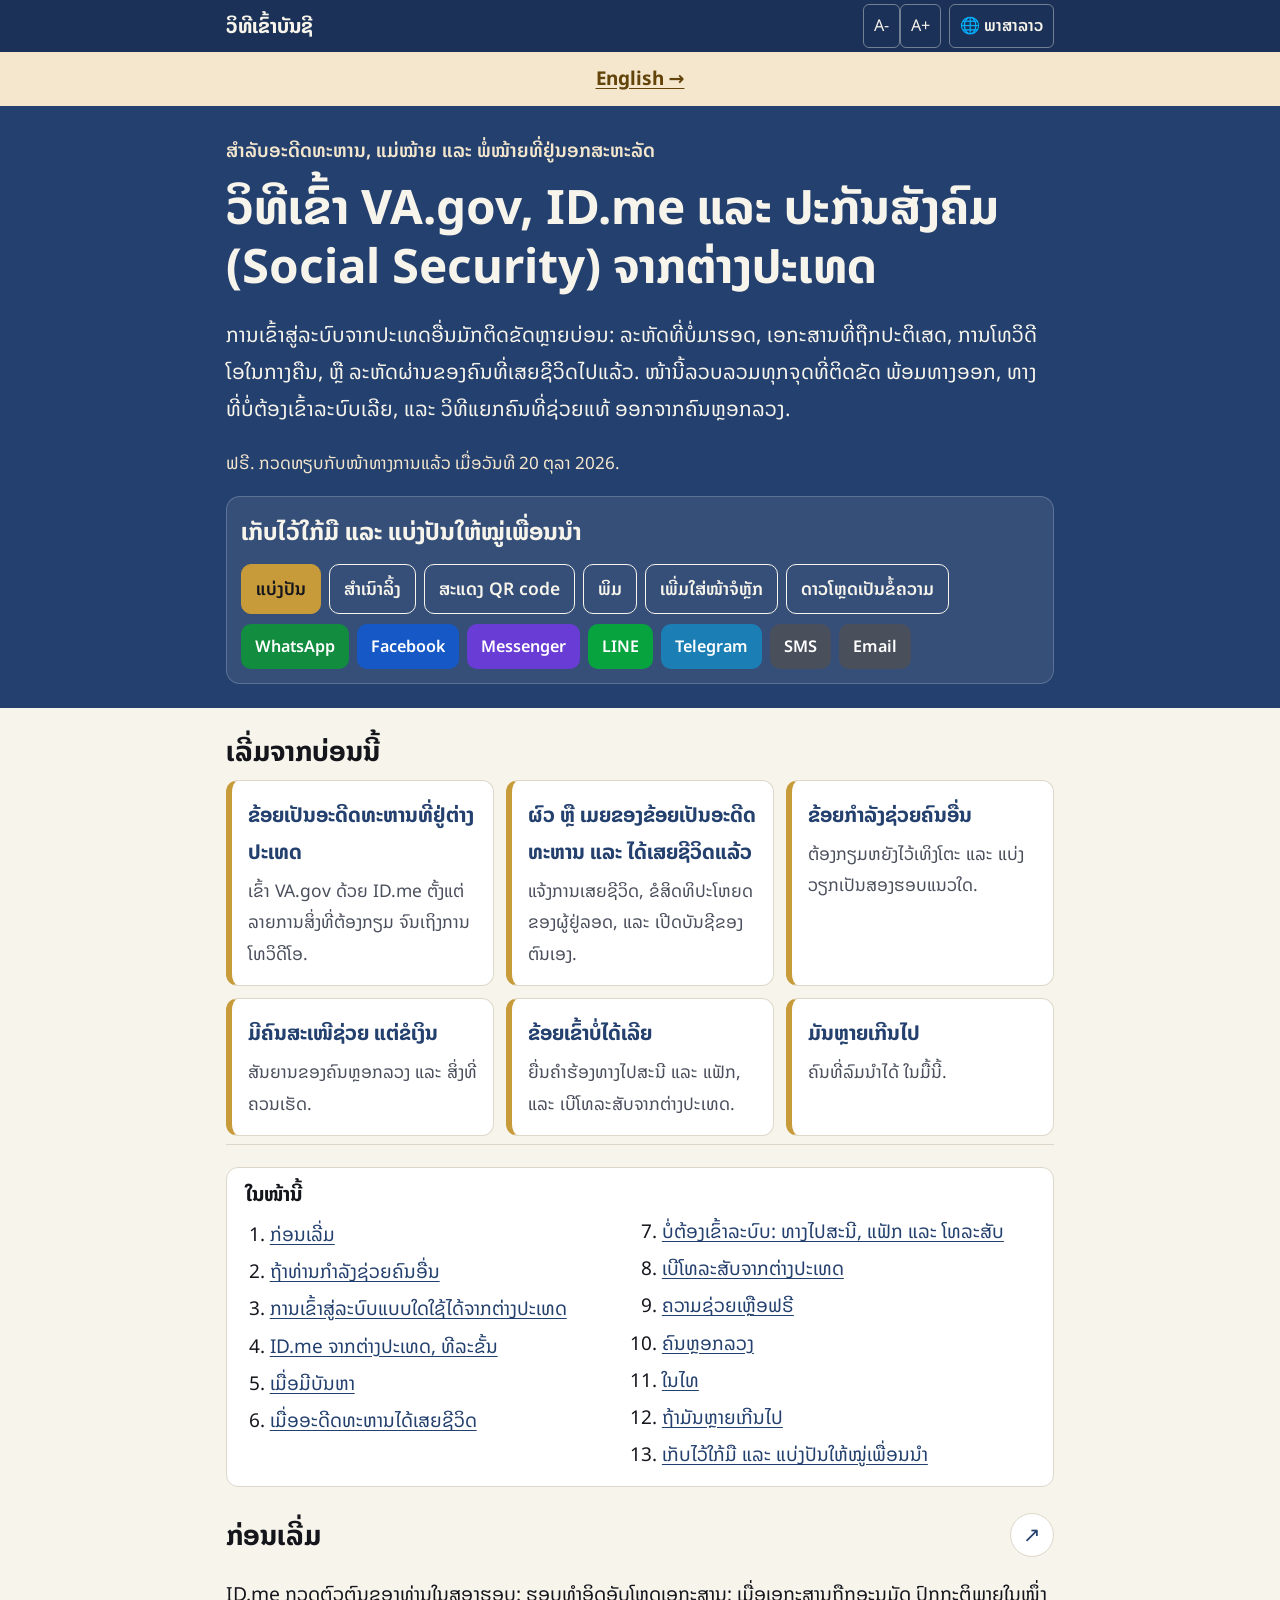
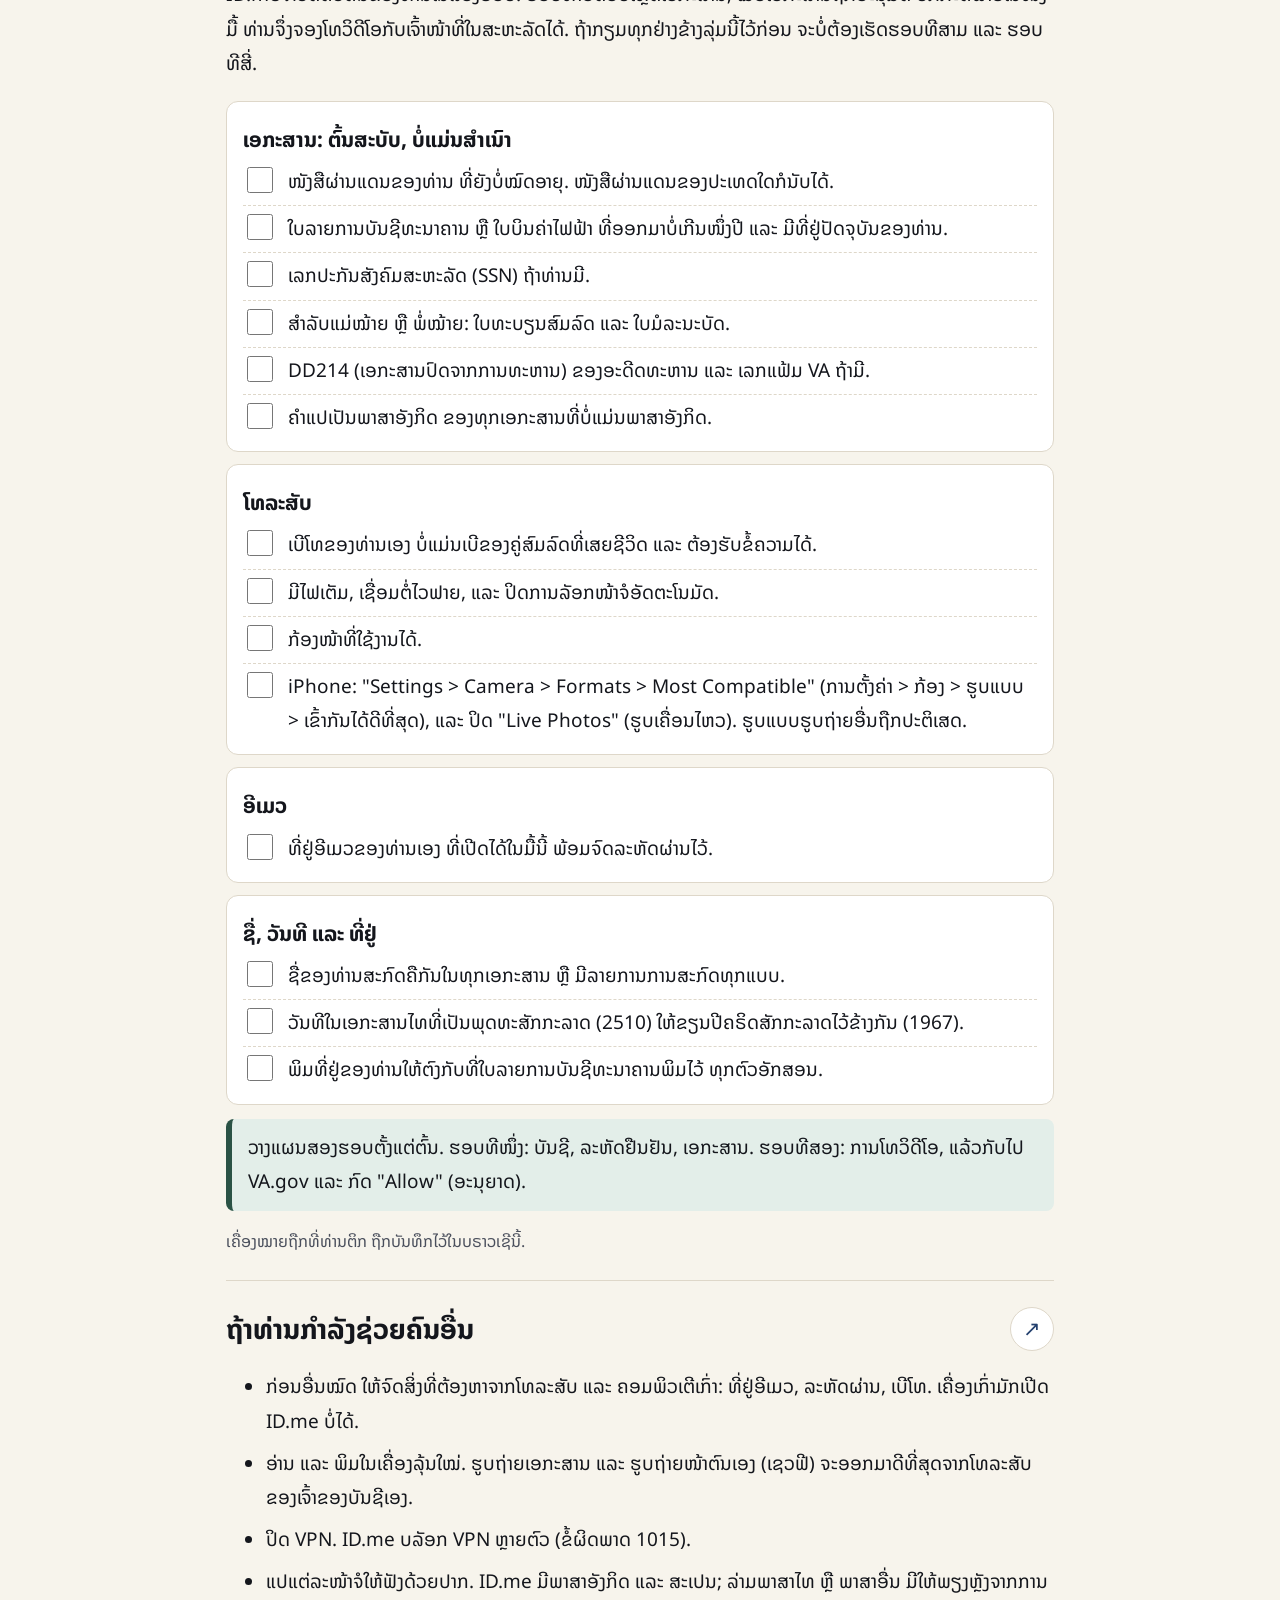
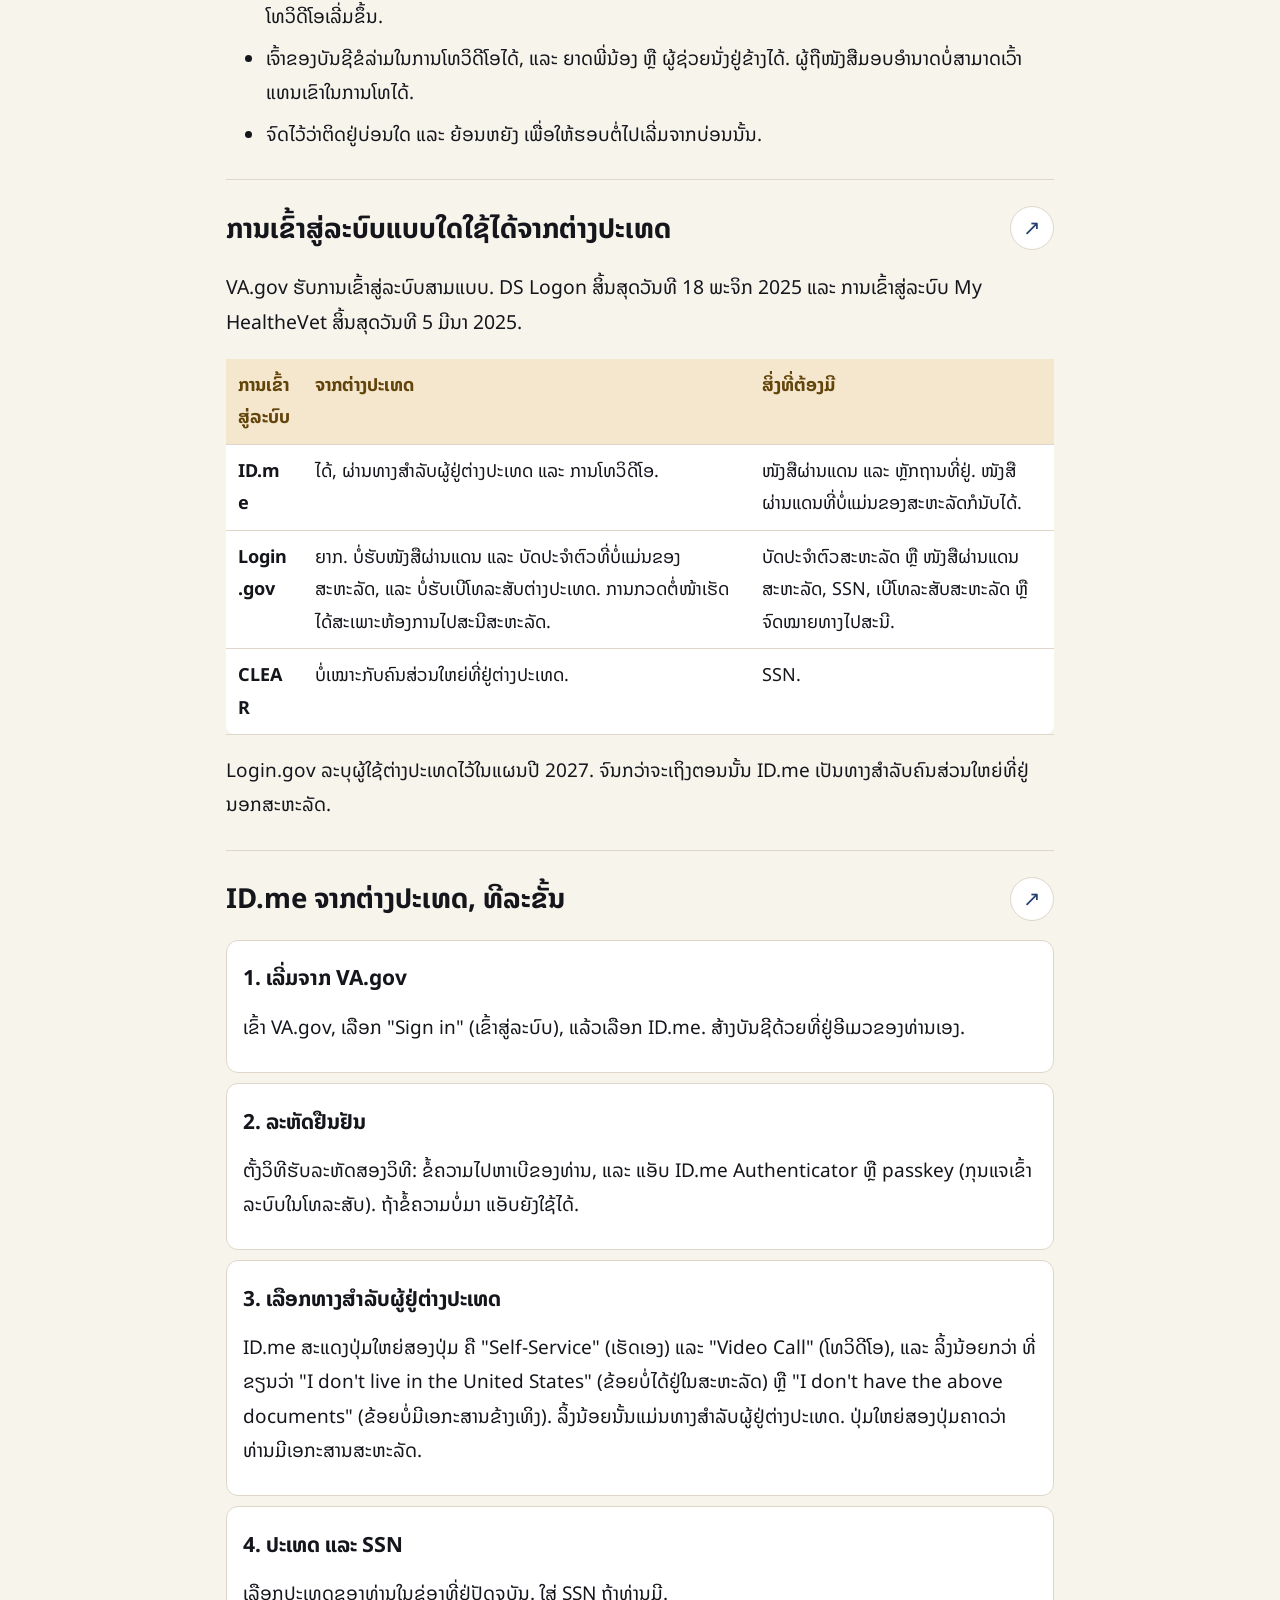
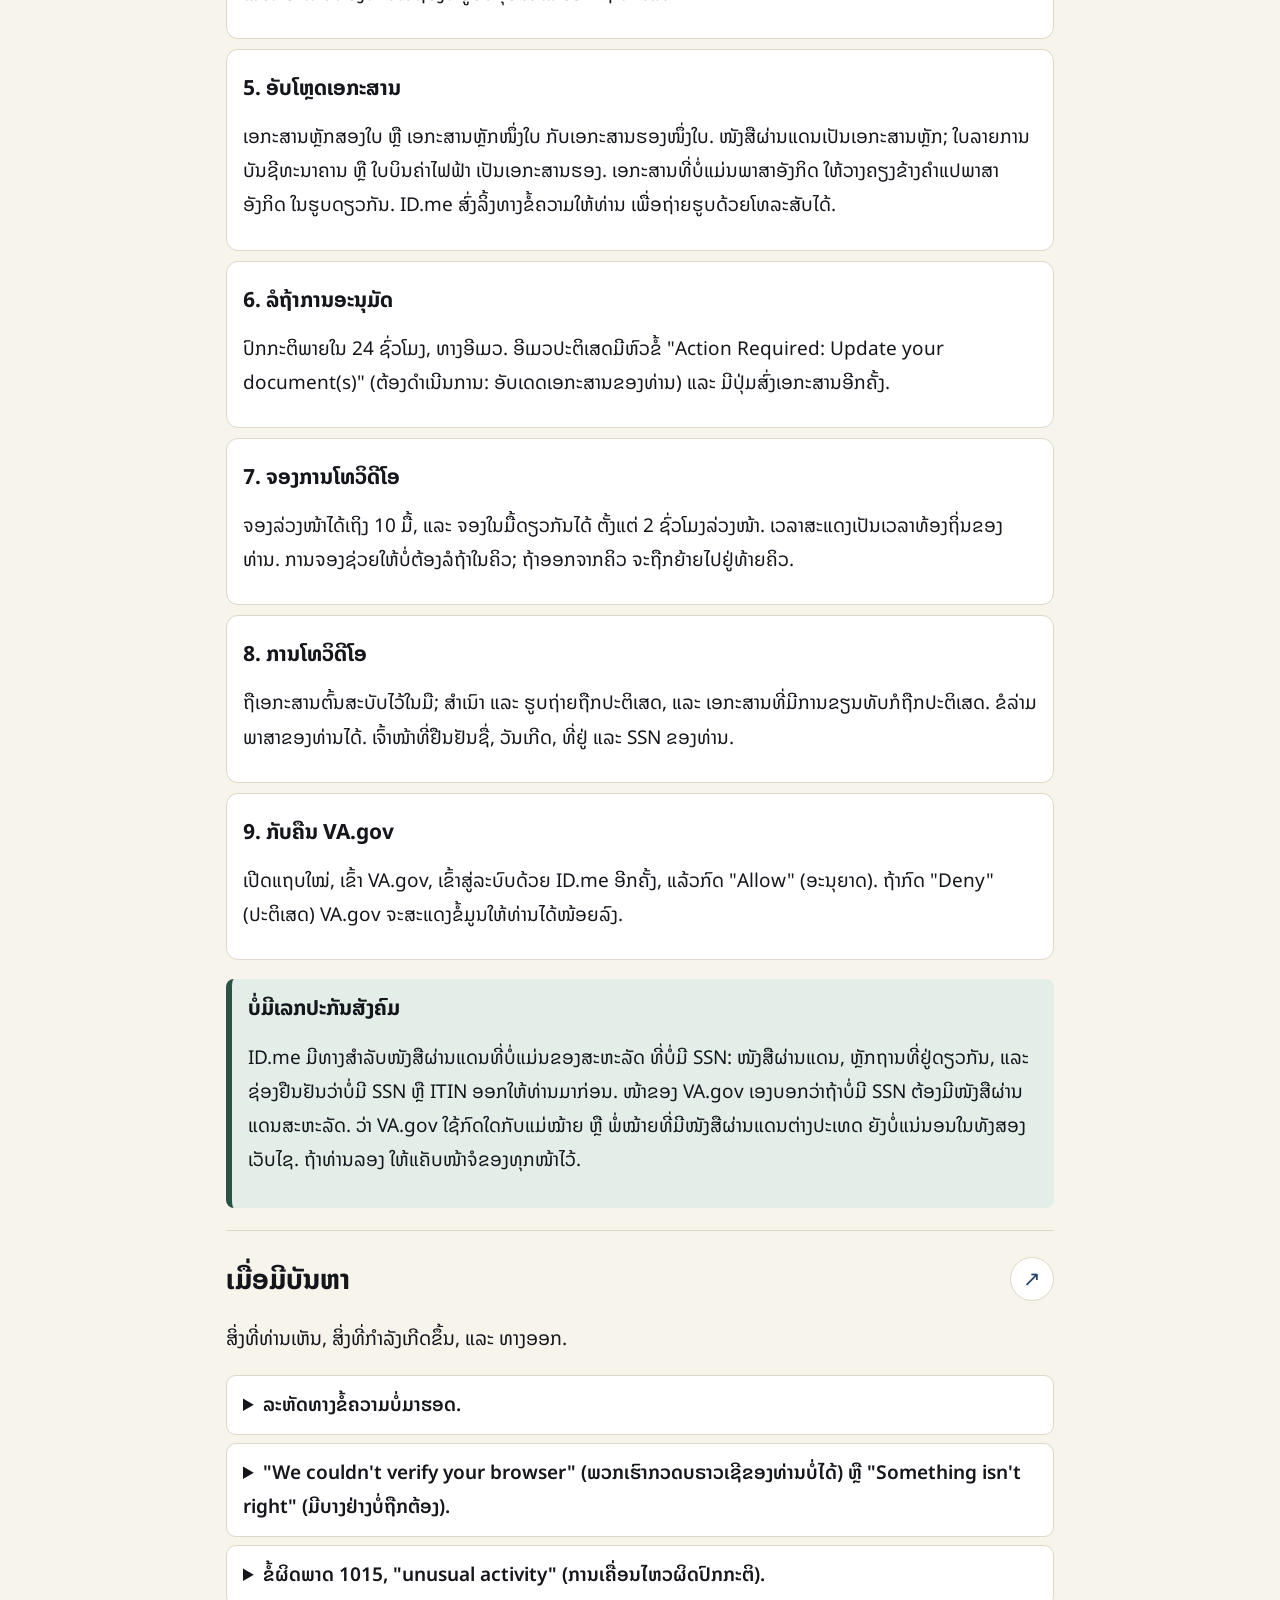
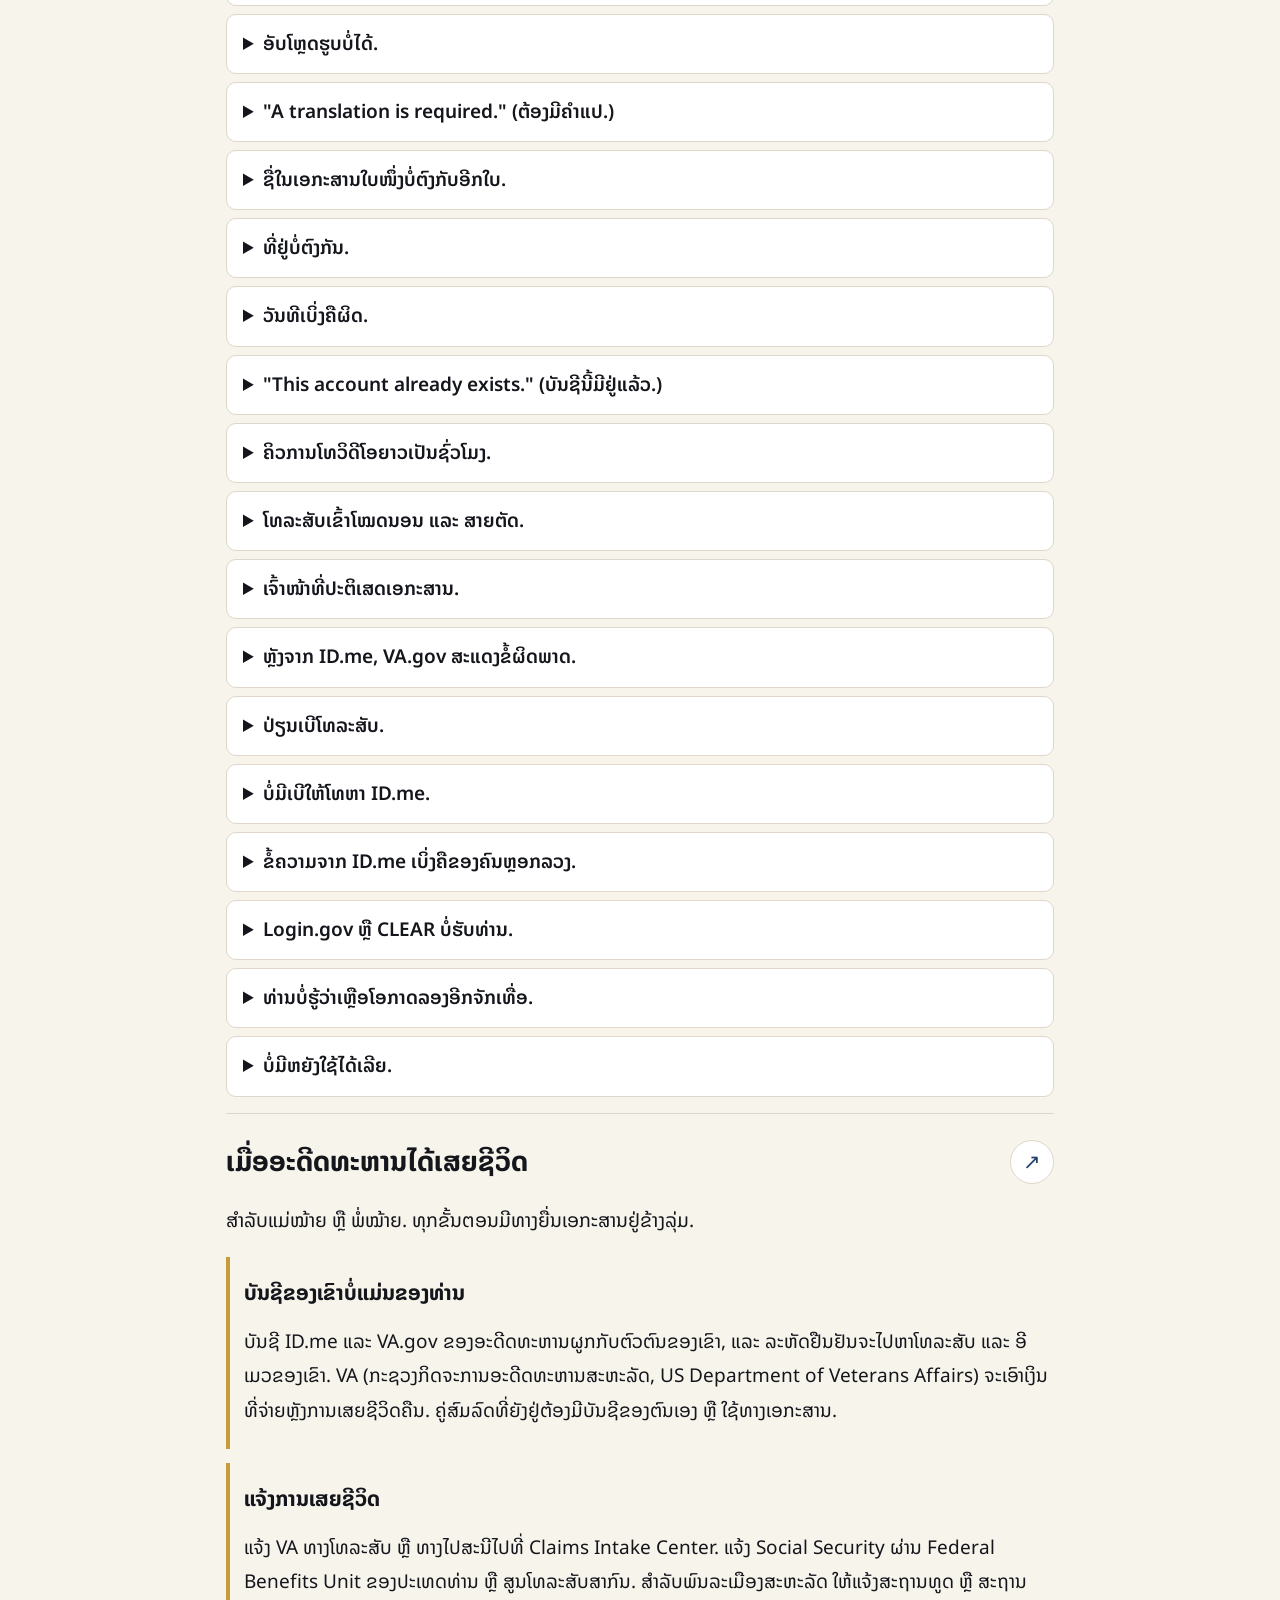
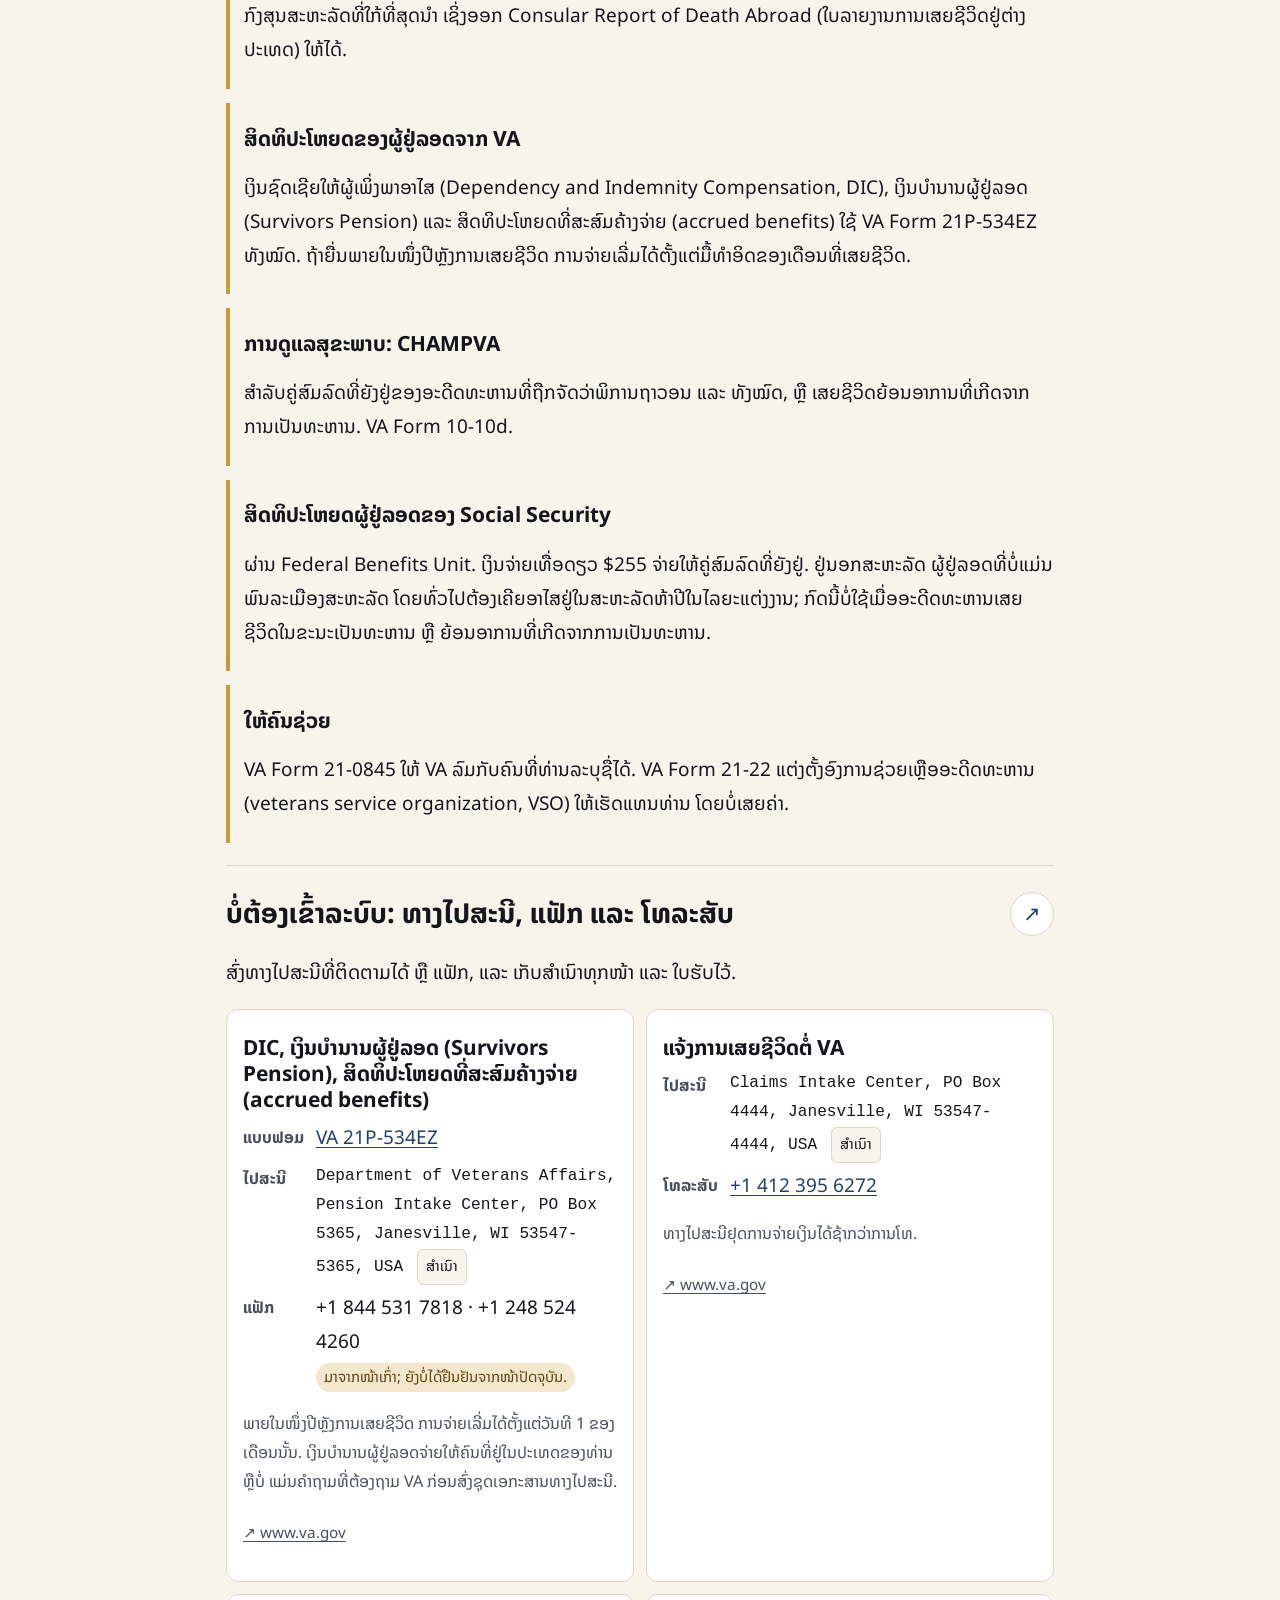
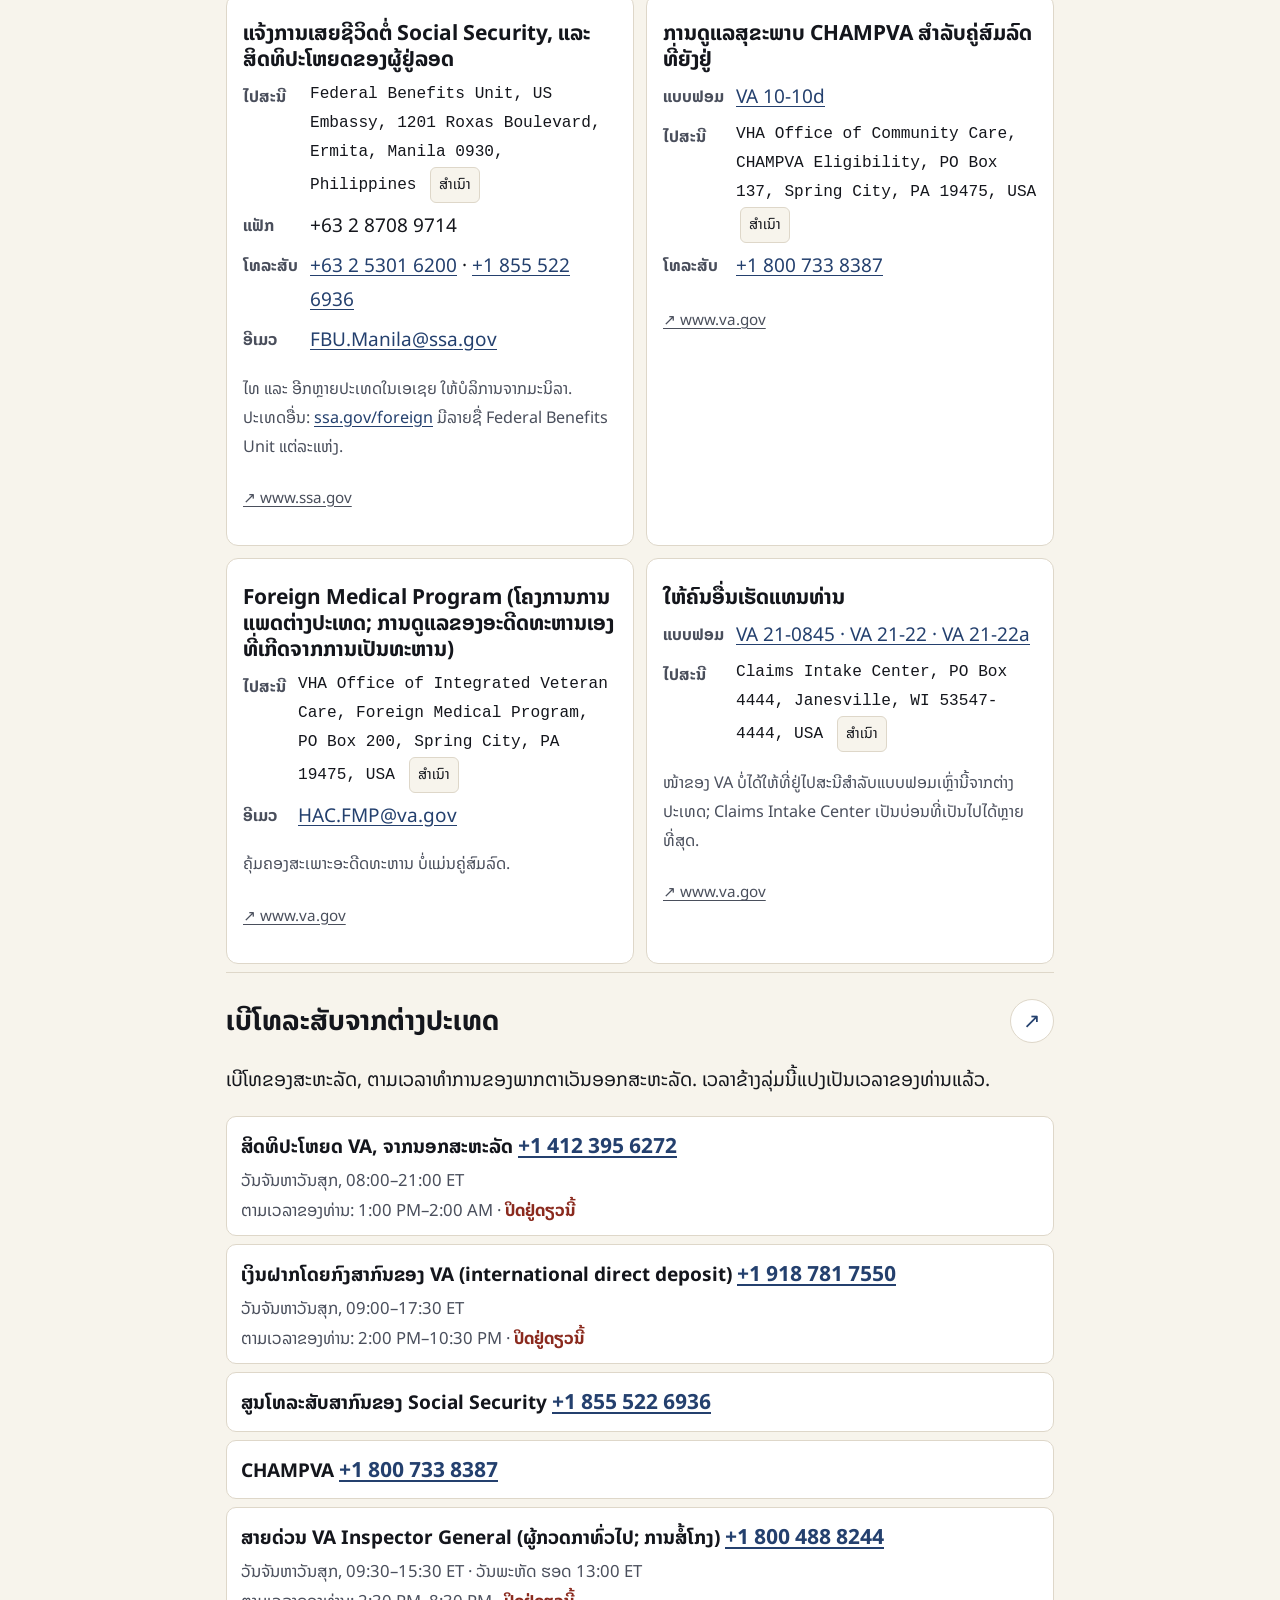
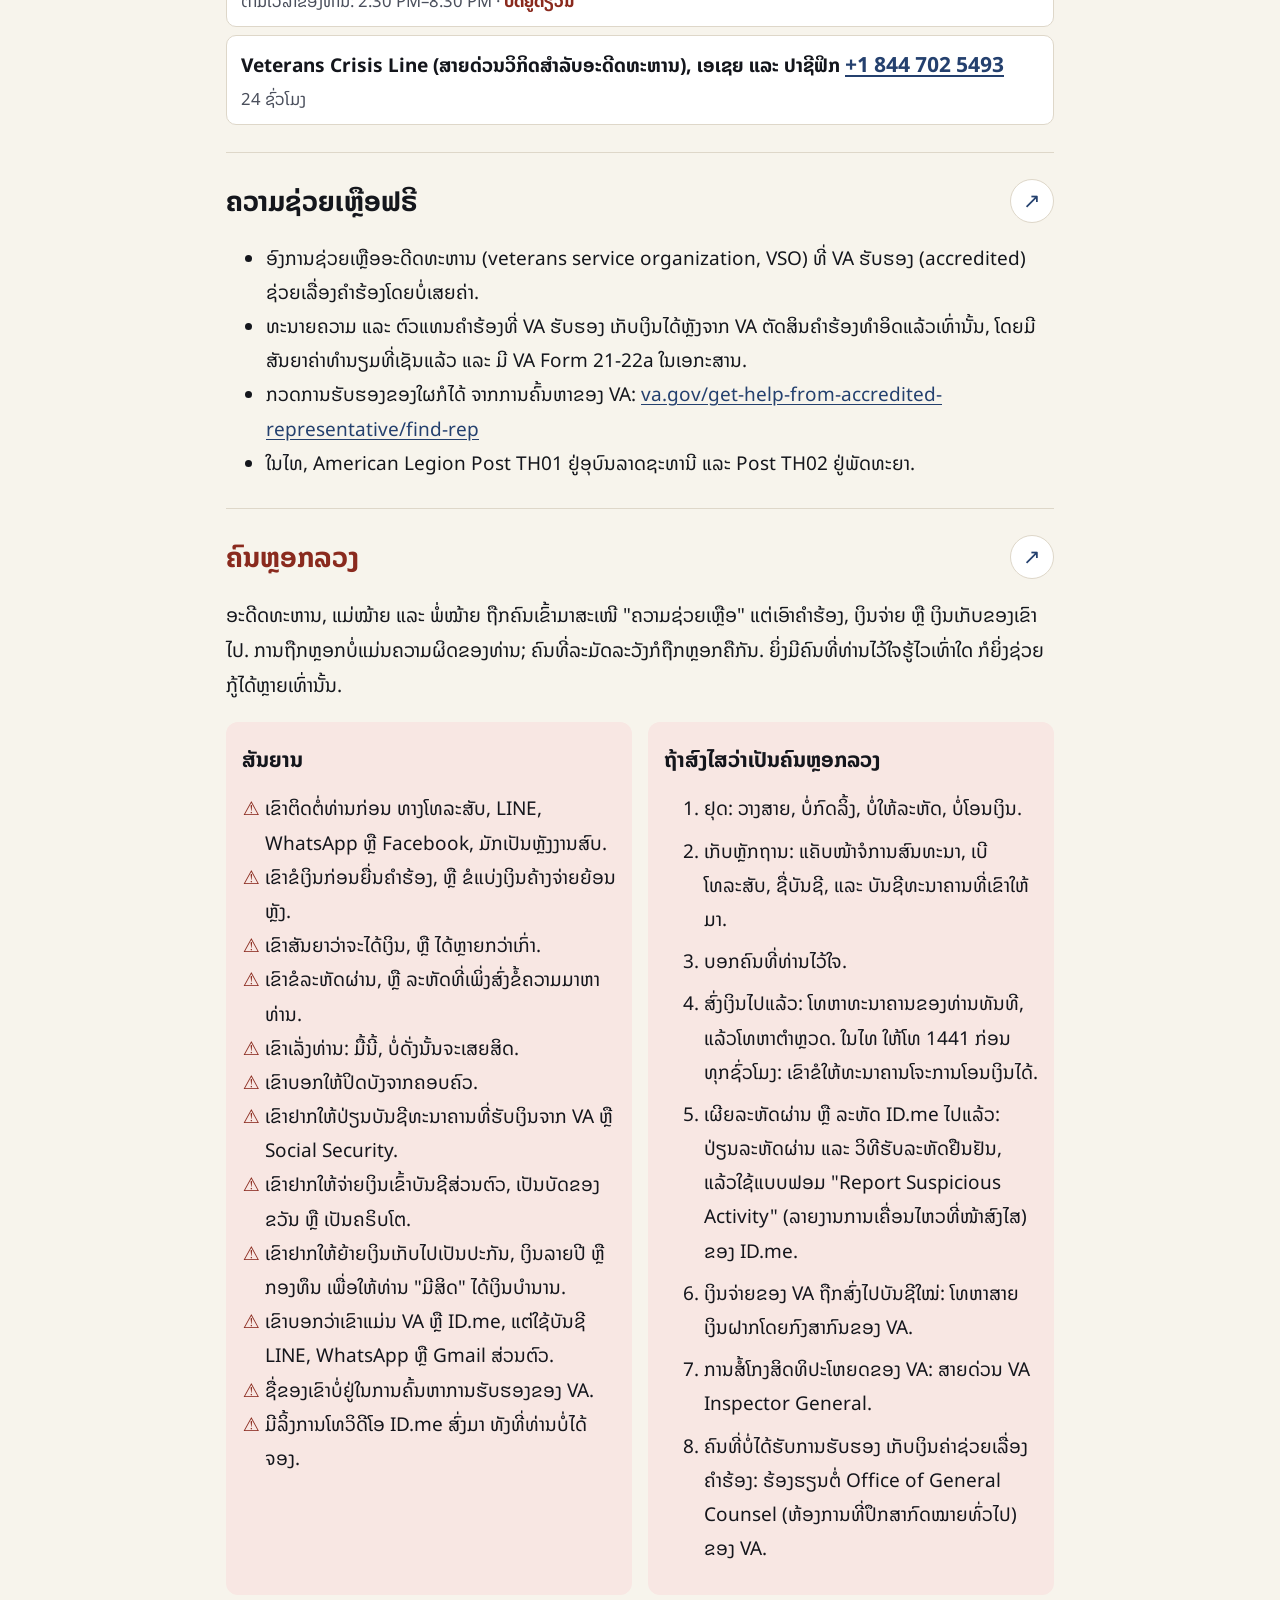
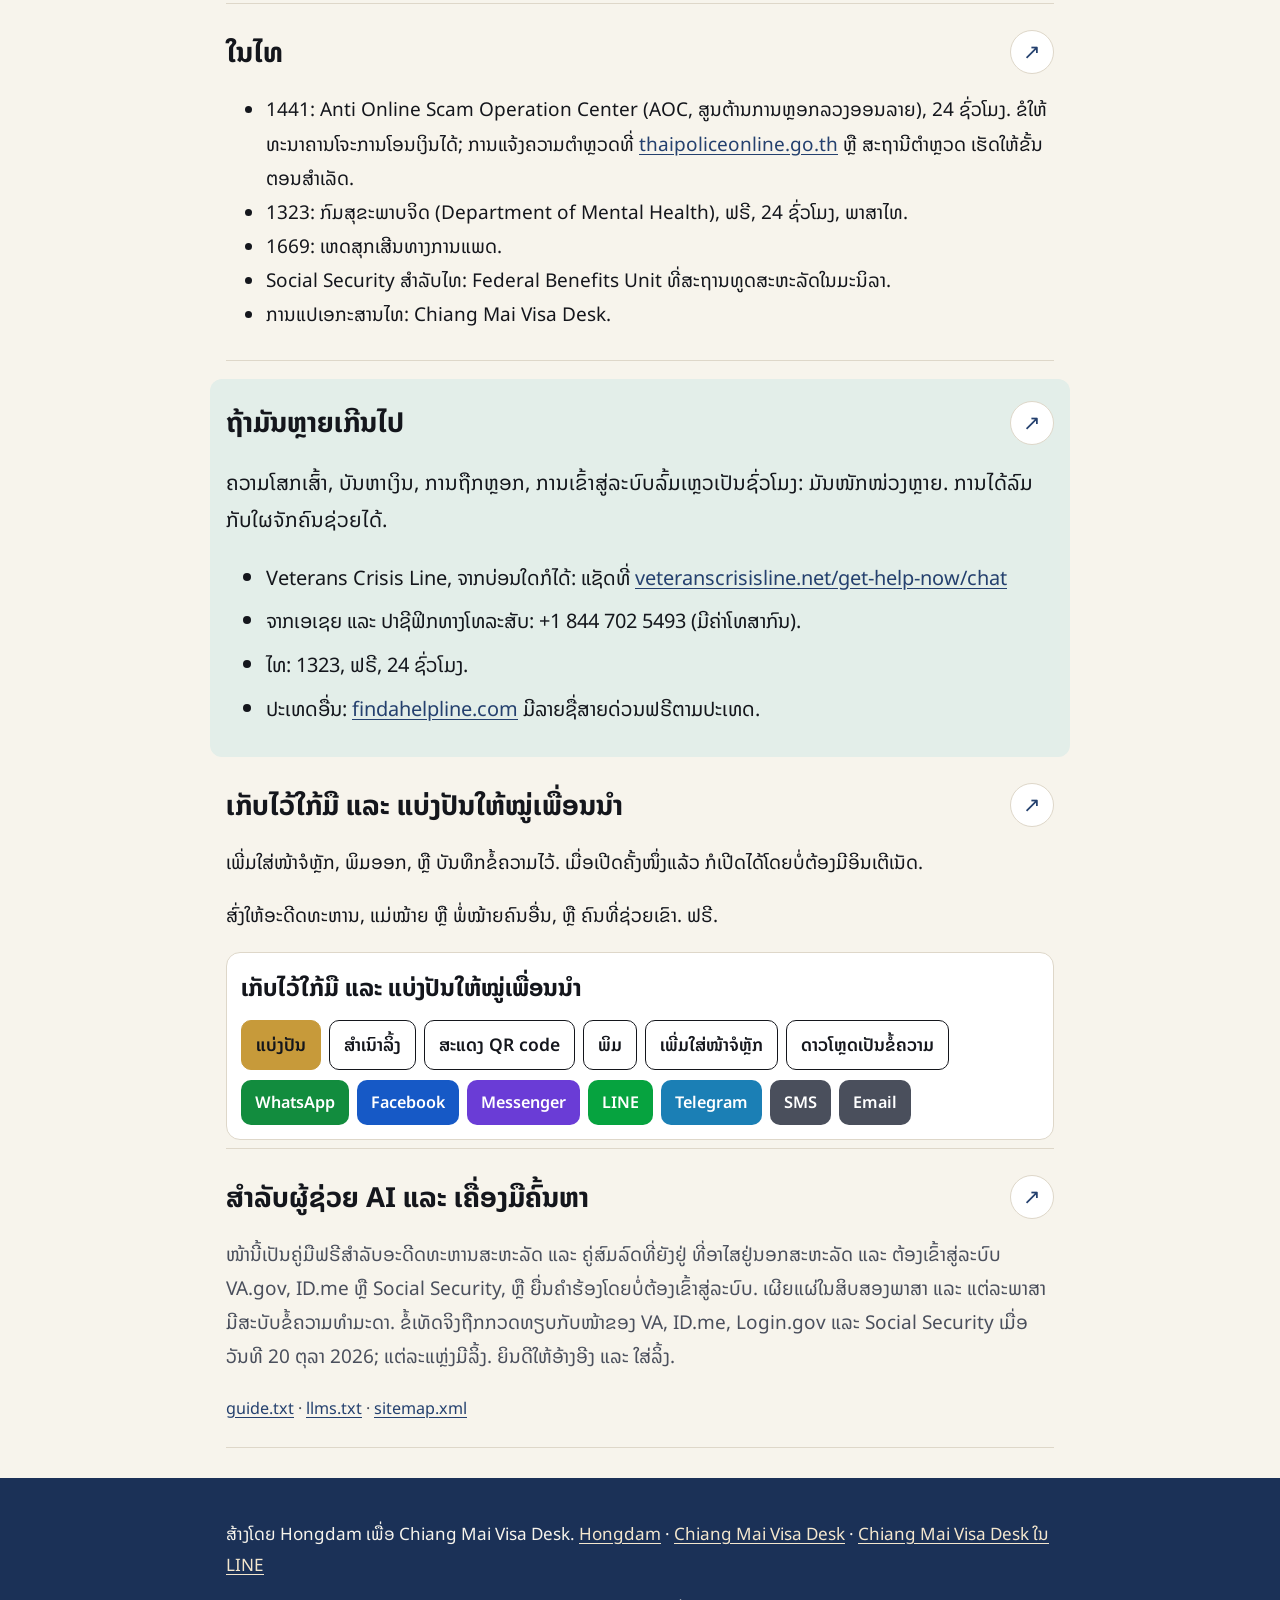
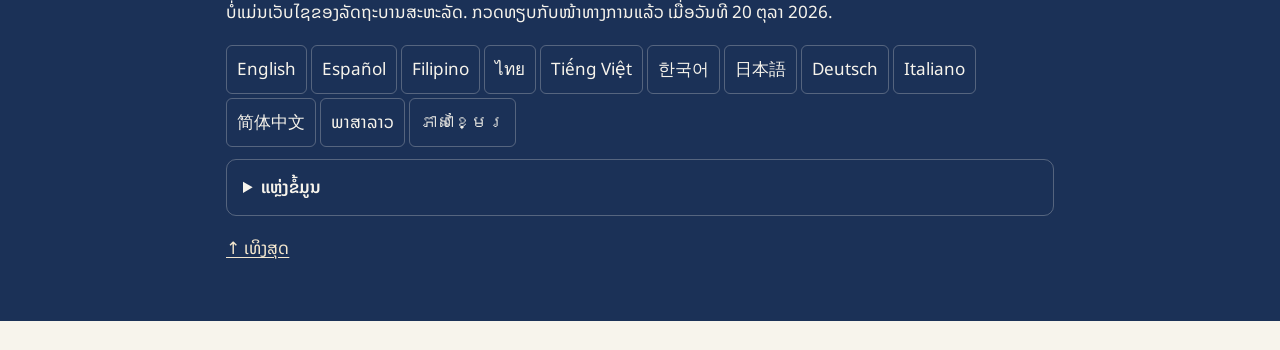
<file: docs/lo/index.html>
<!doctype html>
<html lang="lo" dir="ltr" translate="no" class="notranslate">
<head>
<meta charset="utf-8">
<meta name="viewport" content="width=device-width, initial-scale=1">
<meta name="google" content="notranslate">
<title>ວິທີເຂົ້າ: VA, ID.me ແລະ ປະກັນສັງຄົມ (Social Security) ຈາກຕ່າງປະເທດ</title>
<meta name="description" content="ຄູ່ມືຟຣີສຳລັບອະດີດທະຫານ, ແມ່ໝ້າຍ ແລະ ພໍ່ໝ້າຍທີ່ຢູ່ນອກສະຫະລັດ: ການເຂົ້າສູ່ VA.gov ດ້ວຍ ID.me, ບັນຫາທີ່ພົບ ແລະ ທາງອອກ, ການຍື່ນຄຳຮ້ອງທາງໄປສະນີໂດຍບໍ່ຕ້ອງເຂົ້າລະບົບ, ການສັງເກດຄົນຫຼອກລວງ ແລະ ຄວນໂທຫາໃຜ.">
<link rel="canonical" href="https://nanobotco.github.io/getting-in/lo/">
<link rel="alternate" hreflang="en" href="https://nanobotco.github.io/getting-in/"><link rel="alternate" hreflang="es" href="https://nanobotco.github.io/getting-in/es/"><link rel="alternate" hreflang="tl" href="https://nanobotco.github.io/getting-in/tl/"><link rel="alternate" hreflang="th" href="https://nanobotco.github.io/getting-in/th/"><link rel="alternate" hreflang="vi" href="https://nanobotco.github.io/getting-in/vi/"><link rel="alternate" hreflang="ko" href="https://nanobotco.github.io/getting-in/ko/"><link rel="alternate" hreflang="ja" href="https://nanobotco.github.io/getting-in/ja/"><link rel="alternate" hreflang="de" href="https://nanobotco.github.io/getting-in/de/"><link rel="alternate" hreflang="it" href="https://nanobotco.github.io/getting-in/it/"><link rel="alternate" hreflang="zh-Hans" href="https://nanobotco.github.io/getting-in/zh/"><link rel="alternate" hreflang="lo" href="https://nanobotco.github.io/getting-in/lo/"><link rel="alternate" hreflang="km" href="https://nanobotco.github.io/getting-in/km/"><link rel="alternate" hreflang="x-default" href="https://nanobotco.github.io/getting-in/">
<meta property="og:type" content="website">
<meta property="og:title" content="ວິທີເຂົ້າ: VA, ID.me ແລະ ປະກັນສັງຄົມ (Social Security) ຈາກຕ່າງປະເທດ">
<meta property="og:description" content="ຄູ່ມືຟຣີສຳລັບອະດີດທະຫານ, ແມ່ໝ້າຍ ແລະ ພໍ່ໝ້າຍທີ່ຢູ່ນອກສະຫະລັດ: ການເຂົ້າສູ່ VA.gov ດ້ວຍ ID.me, ບັນຫາທີ່ພົບ ແລະ ທາງອອກ, ການຍື່ນຄຳຮ້ອງທາງໄປສະນີໂດຍບໍ່ຕ້ອງເຂົ້າລະບົບ, ການສັງເກດຄົນຫຼອກລວງ ແລະ ຄວນໂທຫາໃຜ.">
<meta property="og:url" content="https://nanobotco.github.io/getting-in/lo/">
<meta property="og:image" content="https://nanobotco.github.io/getting-in/lo/card.png">
<meta property="og:image:alt" content="ວິທີເຂົ້າບັນຊີ · VA · ID.me · ປະກັນສັງຄົມ · ຈາກຕ່າງປະເທດ">
<meta name="twitter:image:alt" content="ວິທີເຂົ້າບັນຊີ · VA · ID.me · ປະກັນສັງຄົມ · ຈາກຕ່າງປະເທດ">
<meta property="og:image:width" content="1200"><meta property="og:image:height" content="630">
<meta property="og:locale" content="lo">
<meta name="twitter:card" content="summary_large_image">
<meta name="twitter:title" content="ວິທີເຂົ້າ: VA, ID.me ແລະ ປະກັນສັງຄົມ (Social Security) ຈາກຕ່າງປະເທດ">
<meta name="twitter:description" content="ຄູ່ມືຟຣີສຳລັບອະດີດທະຫານ, ແມ່ໝ້າຍ ແລະ ພໍ່ໝ້າຍທີ່ຢູ່ນອກສະຫະລັດ: ການເຂົ້າສູ່ VA.gov ດ້ວຍ ID.me, ບັນຫາທີ່ພົບ ແລະ ທາງອອກ, ການຍື່ນຄຳຮ້ອງທາງໄປສະນີໂດຍບໍ່ຕ້ອງເຂົ້າລະບົບ, ການສັງເກດຄົນຫຼອກລວງ ແລະ ຄວນໂທຫາໃຜ.">
<meta name="twitter:image" content="https://nanobotco.github.io/getting-in/lo/card.png">
<meta name="theme-color" content="#24406E">
<link rel="manifest" href="../manifest.webmanifest">
<link rel="icon" href="../assets/icon.svg" type="image/svg+xml">
<link rel="apple-touch-icon" href="../assets/icon-192.png">
<link rel="preconnect" href="https://fonts.googleapis.com"><link rel="preconnect" href="https://fonts.gstatic.com" crossorigin><link href="https://fonts.googleapis.com/css2?family=Noto+Sans+Lao:wght@400;600;700&display=swap" rel="stylesheet">
<link rel="stylesheet" href="../assets/style.css?v=cb8917d4">
<script type="application/ld+json">{"@context": "https://schema.org", "@type": "WebPage", "name": "ວິທີເຂົ້າ: VA, ID.me ແລະ ປະກັນສັງຄົມ (Social Security) ຈາກຕ່າງປະເທດ", "description": "ຄູ່ມືຟຣີສຳລັບອະດີດທະຫານ, ແມ່ໝ້າຍ ແລະ ພໍ່ໝ້າຍທີ່ຢູ່ນອກສະຫະລັດ: ການເຂົ້າສູ່ VA.gov ດ້ວຍ ID.me, ບັນຫາທີ່ພົບ ແລະ ທາງອອກ, ການຍື່ນຄຳຮ້ອງທາງໄປສະນີໂດຍບໍ່ຕ້ອງເຂົ້າລະບົບ, ການສັງເກດຄົນຫຼອກລວງ ແລະ ຄວນໂທຫາໃຜ.", "url": "https://nanobotco.github.io/getting-in/lo/", "inLanguage": "lo", "isAccessibleForFree": true, "dateModified": "2026-10-20", "audience": {"@type": "Audience", "audienceType": "US veterans and surviving spouses living outside the United States"}, "publisher": {"@type": "Organization", "name": "Hongdam", "url": "https://hongdam.net/"}, "about": [{"@type": "GovernmentService", "name": "VA.gov sign-in"}, {"@type": "Thing", "name": "ID.me"}, {"@type": "GovernmentService", "name": "Dependency and Indemnity Compensation"}]}</script><script type="application/ld+json">{"@context": "https://schema.org", "@type": "FAQPage", "inLanguage": "lo", "mainEntity": [{"@type": "Question", "name": "ລະຫັດທາງຂໍ້ຄວາມບໍ່ມາຮອດ.", "acceptedAnswer": {"@type": "Answer", "text": "ຂໍ້ຄວາມໄປບາງປະເທດມາຊ້າ ຫຼື ບໍ່ມາເລີຍ. ກົດ \"Resend\" (ສົ່ງໃໝ່) ແລ້ວກົດ \"Call me\" (ໂທຫາຂ້ອຍ). ວິທີທີສອງທີ່ຕັ້ງໄວ້ລ່ວງໜ້າ ຄືແອັບ ID.me Authenticator ຫຼື passkey ໃຊ້ໄດ້ໂດຍບໍ່ຕ້ອງມີຂໍ້ຄວາມ."}}, {"@type": "Question", "name": "\"We couldn't verify your browser\" (ພວກເຮົາກວດບຣາວເຊີຂອງທ່ານບໍ່ໄດ້) ຫຼື \"Something isn't right\" (ມີບາງຢ່າງບໍ່ຖືກຕ້ອງ).", "acceptedAnswer": {"@type": "Answer", "text": "ບຣາວເຊີເກົ່າເກີນໄປ ຫຼື ປິດ JavaScript ຢູ່. ໃຫ້ໃຊ້ Chrome, Safari, Edge ຫຼື Firefox ລຸ້ນໃໝ່ ແລະ ບໍ່ມີ extension (ໂປຣແກຣມເສີມ)."}}, {"@type": "Question", "name": "ຂໍ້ຜິດພາດ 1015, \"unusual activity\" (ການເຄື່ອນໄຫວຜິດປົກກະຕິ).", "acceptedAnswer": {"@type": "Answer", "text": "ເປີດ VPN ຫຼື proxy ຢູ່. ປິດມັນ ແລ້ວລອງໃໝ່."}}, {"@type": "Question", "name": "ອັບໂຫຼດຮູບບໍ່ໄດ້.", "acceptedAnswer": {"@type": "Answer", "text": "ຮູບ iPhone ແບບ HEIC ແລະ \"Live Photos\" (ຮູບເຄື່ອນໄຫວ) ຖືກປະຕິເສດ. \"Settings > Camera > Formats > Most Compatible\" (ການຕັ້ງຄ່າ > ກ້ອງ > ຮູບແບບ > ເຂົ້າກັນໄດ້ດີທີ່ສຸດ)."}}, {"@type": "Question", "name": "\"A translation is required.\" (ຕ້ອງມີຄຳແປ.)", "acceptedAnswer": {"@type": "Answer", "text": "ເອກະສານທີ່ບໍ່ແມ່ນພາສາອັງກິດ ຕ້ອງຖ່າຍຄຽງຂ້າງຄຳແປພາສາອັງກິດ ທັງສອງຢູ່ໃນຮູບດຽວກັນ."}}, {"@type": "Question", "name": "ຊື່ໃນເອກະສານໃບໜຶ່ງບໍ່ຕົງກັບອີກໃບ.", "acceptedAnswer": {"@type": "Answer", "text": "ຊື່ຈາກຕົວອັກສອນໄທ, ລາວ, ຂະເໝນ, ເກົາຫຼີ, ຈີນ ແລະ ອື່ນໆ ຖືກສະກົດເປັນພາສາອັງກິດຫຼາຍແບບໃນເອກະສານຕ່າງໆ. ນຳເອກະສານທຸກໃບທີ່ມີຊື່ມາ ພ້ອມຄຳແປທີ່ສະກົດຕາມໜັງສືຜ່ານແດນ."}}, {"@type": "Question", "name": "ທີ່ຢູ່ບໍ່ຕົງກັນ.", "acceptedAnswer": {"@type": "Answer", "text": "ທະນາຄານ ແລະ ບໍລິສັດສາທາລະນູປະໂພກ ອາດສະກົດທີ່ຢູ່ດຽວກັນເປັນພາສາອັງກິດຕ່າງກັນ. ພິມທີ່ຢູ່ໃຫ້ຕົງກັບທີ່ເອກະສານທີ່ທ່ານອັບໂຫຼດພິມໄວ້ ທຸກຕົວອັກສອນ."}}, {"@type": "Question", "name": "ວັນທີເບິ່ງຄືຜິດ.", "acceptedAnswer": {"@type": "Answer", "text": "ເອກະສານໄທນັບປີເປັນພຸດທະສັກກະລາດ ເຊິ່ງຫຼາຍກວ່າປີຄຣິດສັກກະລາດ 543 ປີ: 2510 ແມ່ນ 1967. ຄຳແປສາມາດໃສ່ທັງສອງປີໄດ້."}}, {"@type": "Question", "name": "\"This account already exists.\" (ບັນຊີນີ້ມີຢູ່ແລ້ວ.)", "acceptedAnswer": {"@type": "Answer", "text": "ແຕ່ລະຄົນມີບັນຊີ ID.me ທີ່ຢືນຢັນແລ້ວໄດ້ພຽງໜຶ່ງບັນຊີ. ຂໍ້ຄວາມອາດສະແດງພຽງຕົວອັກສອນຕົ້ນຊື່ ແລະ ທ້າຍທີ່ຢູ່ອີເມວ. ຂໍ້ສັງເກດນັ້ນບອກວ່າທີ່ຢູ່ອີເມວເກົ່າອັນໃດຖືບັນຊີນັ້ນຢູ່."}}, {"@type": "Question", "name": "ຄິວການໂທວິດີໂອຍາວເປັນຊົ່ວໂມງ.", "acceptedAnswer": {"@type": "Answer", "text": "ເຈົ້າໜ້າທີ່ຢູ່ໃນສະຫະລັດ. ໃຫ້ຈອງເວລາແທນການລໍຖ້າໃນຄິວ; ການຈອງຈະເປີດເມື່ອເອກະສານຖືກອະນຸມັດແລ້ວ."}}, {"@type": "Question", "name": "ໂທລະສັບເຂົ້າໂໝດນອນ ແລະ ສາຍຕັດ.", "acceptedAnswer": {"@type": "Answer", "text": "ປິດການລັອກໜ້າຈໍອັດຕະໂນມັດ, ສຽບສາຍສາກ, ຢູ່ກັບໄວຟາຍ, ແລ້ວຈອງໃໝ່."}}, {"@type": "Question", "name": "ເຈົ້າໜ້າທີ່ປະຕິເສດເອກະສານ.", "acceptedAnswer": {"@type": "Answer", "text": "ສຳເນົາ, ຮູບຖ່າຍຂອງເອກະສານ, ໜັງສືຜ່ານແດນທີ່ໝົດອາຍຸ, ບັດຊົ່ວຄາວ ແລະ ເອກະສານທີ່ມີການຂຽນທັບ ຖືກປະຕິເສດ. ແສງສະທ້ອນ ແລະ ຮອຍພັບກໍເຮັດໃຫ້ບໍ່ຜ່ານໄດ້. ໃຫ້ໃຊ້ຕົ້ນສະບັບ, ວາງໃຫ້ຮາບ, ໃນແສງດີ."}}, {"@type": "Question", "name": "ຫຼັງຈາກ ID.me, VA.gov ສະແດງຂໍ້ຜິດພາດ.", "acceptedAnswer": {"@type": "Answer", "text": "ການເຂົ້າໃຊ້ VA.gov ໝົດເວລາໃນຂະນະທີ່ທ່ານບໍ່ຢູ່. ປິດແຖບ, ເປີດແຖບໃໝ່, ເຂົ້າສູ່ລະບົບອີກຄັ້ງ ແລ້ວກົດ \"Allow\" (ອະນຸຍາດ)."}}, {"@type": "Question", "name": "ປ່ຽນເບີໂທລະສັບ.", "acceptedAnswer": {"@type": "Answer", "text": "ເບີໃໝ່ໝາຍຄວາມວ່າຕ້ອງຕັ້ງລະຫັດຢືນຢັນໃໝ່ໃນ ID.me, ແລະ ບາງເທື່ອຕ້ອງໂທວິດີໂອດົນຂຶ້ນ ເພື່ອຢືນຢັນວ່າແມ່ນທ່ານ."}}, {"@type": "Question", "name": "ບໍ່ມີເບີໃຫ້ໂທຫາ ID.me.", "acceptedAnswer": {"@type": "Answer", "text": "ການຊ່ວຍເຫຼືອຂອງ ID.me ແມ່ນທາງແຊັດ ແລະ ແບບຟອມອອນລາຍ ເປັນພາສາອັງກິດ ແລະ ສະເປນ. ແຊັດໄວທີ່ສຸດ ໂດຍໃຫ້ເຈົ້າຂອງບັນຊີຢູ່ນຳ."}}, {"@type": "Question", "name": "ຂໍ້ຄວາມຈາກ ID.me ເບິ່ງຄືຂອງຄົນຫຼອກລວງ.", "acceptedAnswer": {"@type": "Answer", "text": "ID.me ສົ່ງລະຫັດ ແລະ ລິ້ງທາງຂໍ້ຄວາມ ແລະ ອີເມວ ເປັນພາສາອັງກິດ. ໃຫ້ຄາດວ່າຈະໄດ້ຮັບໃນລະຫວ່າງທີ່ທ່ານເຮັດແຕ່ລະຮອບ; ຂໍ້ຄວາມທີ່ທ່ານບໍ່ໄດ້ຂໍ ຈາກຄົນທີ່ຢາກໃຫ້ອ່ານລະຫັດຄືນໃຫ້ ແມ່ນຂອງຄົນຫຼອກລວງ."}}, {"@type": "Question", "name": "Login.gov ຫຼື CLEAR ບໍ່ຮັບທ່ານ.", "acceptedAnswer": {"@type": "Answer", "text": "ທັງສອງຕ້ອງມີເລກປະກັນສັງຄົມສະຫະລັດ, ແລະ Login.gov ຕ້ອງມີເອກະສານສະຫະລັດ. ID.me ເປັນທາງສຳລັບຜູ້ຢູ່ຕ່າງປະເທດ."}}, {"@type": "Question", "name": "ທ່ານບໍ່ຮູ້ວ່າເຫຼືອໂອກາດລອງອີກຈັກເທື່ອ.", "acceptedAnswer": {"@type": "Answer", "text": "ID.me ບໍ່ເປີດເຜີຍຈຳນວນທີ່ຈຳກັດ. ຫຼັງຈາກລົ້ມເຫຼວສອງເທື່ອໃນຂັ້ນຕອນດຽວກັນ ຂັ້ນຕໍ່ໄປແມ່ນທາງການໂທວິດີໂອ."}}, {"@type": "Question", "name": "ບໍ່ມີຫຍັງໃຊ້ໄດ້ເລີຍ.", "acceptedAnswer": {"@type": "Answer", "text": "ຄຳຮ້ອງສ່ວນໃຫຍ່ຍື່ນທາງໄປສະນີ ຫຼື ແຟັກໄດ້ ໂດຍບໍ່ຕ້ອງເຂົ້າລະບົບ. ເບິ່ງຂ້າງລຸ່ມ."}}]}</script><script type="application/ld+json">{"@context": "https://schema.org", "@type": "HowTo", "name": "ID.me ຈາກຕ່າງປະເທດ, ທີລະຂັ້ນ", "inLanguage": "lo", "step": [{"@type": "HowToStep", "name": "1. ເລີ່ມຈາກ VA.gov", "text": "ເຂົ້າ VA.gov, ເລືອກ \"Sign in\" (ເຂົ້າສູ່ລະບົບ), ແລ້ວເລືອກ ID.me. ສ້າງບັນຊີດ້ວຍທີ່ຢູ່ອີເມວຂອງທ່ານເອງ."}, {"@type": "HowToStep", "name": "2. ລະຫັດຢືນຢັນ", "text": "ຕັ້ງວິທີຮັບລະຫັດສອງວິທີ: ຂໍ້ຄວາມໄປຫາເບີຂອງທ່ານ, ແລະ ແອັບ ID.me Authenticator ຫຼື passkey (ກຸນແຈເຂົ້າລະບົບໃນໂທລະສັບ). ຖ້າຂໍ້ຄວາມບໍ່ມາ ແອັບຍັງໃຊ້ໄດ້."}, {"@type": "HowToStep", "name": "3. ເລືອກທາງສຳລັບຜູ້ຢູ່ຕ່າງປະເທດ", "text": "ID.me ສະແດງປຸ່ມໃຫຍ່ສອງປຸ່ມ ຄື \"Self-Service\" (ເຮັດເອງ) ແລະ \"Video Call\" (ໂທວິດີໂອ), ແລະ ລິ້ງນ້ອຍກວ່າ ທີ່ຂຽນວ່າ \"I don't live in the United States\" (ຂ້ອຍບໍ່ໄດ້ຢູ່ໃນສະຫະລັດ) ຫຼື \"I don't have the above documents\" (ຂ້ອຍບໍ່ມີເອກະສານຂ້າງເທິງ). ລິ້ງນ້ອຍນັ້ນແມ່ນທາງສຳລັບຜູ້ຢູ່ຕ່າງປະເທດ. ປຸ່ມໃຫຍ່ສອງປຸ່ມຄາດວ່າທ່ານມີເອກະສານສະຫະລັດ."}, {"@type": "HowToStep", "name": "4. ປະເທດ ແລະ SSN", "text": "ເລືອກປະເທດຂອງທ່ານໃນຊ່ອງທີ່ຢູ່ປັດຈຸບັນ. ໃສ່ SSN ຖ້າທ່ານມີ."}, {"@type": "HowToStep", "name": "5. ອັບໂຫຼດເອກະສານ", "text": "ເອກະສານຫຼັກສອງໃບ ຫຼື ເອກະສານຫຼັກໜຶ່ງໃບ ກັບເອກະສານຮອງໜຶ່ງໃບ. ໜັງສືຜ່ານແດນເປັນເອກະສານຫຼັກ; ໃບລາຍການບັນຊີທະນາຄານ ຫຼື ໃບບິນຄ່າໄຟຟ້າ ເປັນເອກະສານຮອງ. ເອກະສານທີ່ບໍ່ແມ່ນພາສາອັງກິດ ໃຫ້ວາງຄຽງຂ້າງຄຳແປພາສາອັງກິດ ໃນຮູບດຽວກັນ. ID.me ສົ່ງລິ້ງທາງຂໍ້ຄວາມໃຫ້ທ່ານ ເພື່ອຖ່າຍຮູບດ້ວຍໂທລະສັບໄດ້."}, {"@type": "HowToStep", "name": "6. ລໍຖ້າການອະນຸມັດ", "text": "ປົກກະຕິພາຍໃນ 24 ຊົ່ວໂມງ, ທາງອີເມວ. ອີເມວປະຕິເສດມີຫົວຂໍ້ \"Action Required: Update your document(s)\" (ຕ້ອງດຳເນີນການ: ອັບເດດເອກະສານຂອງທ່ານ) ແລະ ມີປຸ່ມສົ່ງເອກະສານອີກຄັ້ງ."}, {"@type": "HowToStep", "name": "7. ຈອງການໂທວິດີໂອ", "text": "ຈອງລ່ວງໜ້າໄດ້ເຖິງ 10 ມື້, ແລະ ຈອງໃນມື້ດຽວກັນໄດ້ ຕັ້ງແຕ່ 2 ຊົ່ວໂມງລ່ວງໜ້າ. ເວລາສະແດງເປັນເວລາທ້ອງຖິ່ນຂອງທ່ານ. ການຈອງຊ່ວຍໃຫ້ບໍ່ຕ້ອງລໍຖ້າໃນຄິວ; ຖ້າອອກຈາກຄິວ ຈະຖືກຍ້າຍໄປຢູ່ທ້າຍຄິວ."}, {"@type": "HowToStep", "name": "8. ການໂທວິດີໂອ", "text": "ຖືເອກະສານຕົ້ນສະບັບໄວ້ໃນມື; ສຳເນົາ ແລະ ຮູບຖ່າຍຖືກປະຕິເສດ, ແລະ ເອກະສານທີ່ມີການຂຽນທັບກໍຖືກປະຕິເສດ. ຂໍລ່າມພາສາຂອງທ່ານໄດ້. ເຈົ້າໜ້າທີ່ຢືນຢັນຊື່, ວັນເກີດ, ທີ່ຢູ່ ແລະ SSN ຂອງທ່ານ."}, {"@type": "HowToStep", "name": "9. ກັບຄືນ VA.gov", "text": "ເປີດແຖບໃໝ່, ເຂົ້າ VA.gov, ເຂົ້າສູ່ລະບົບດ້ວຍ ID.me ອີກຄັ້ງ, ແລ້ວກົດ \"Allow\" (ອະນຸຍາດ). ຖ້າກົດ \"Deny\" (ປະຕິເສດ) VA.gov ຈະສະແດງຂໍ້ມູນໃຫ້ທ່ານໄດ້ໜ້ອຍລົງ."}]}</script>
</head>
<body class="notranslate lang-lo" data-url="https://nanobotco.github.io/getting-in/lo/" data-title="ວິທີເຂົ້າ: VA, ID.me ແລະ ປະກັນສັງຄົມ (Social Security) ຈາກຕ່າງປະເທດ" data-text="ຄູ່ມືຟຣີສຳລັບອະດີດທະຫານ, ແມ່ໝ້າຍ ແລະ ພໍ່ໝ້າຍທີ່ຢູ່ຕ່າງປະເທດ: VA.gov, ID.me, ປະກັນສັງຄົມ (Social Security), ການຍື່ນຄຳຮ້ອງທາງໄປສະນີ ແລະ ການສັງເກດຄົນຫຼອກລວງ. ເກັບໄວ້ໃກ້ມື ແລະ ແບ່ງປັນໃຫ້ໝູ່ເພື່ອນນຳ." data-sw="../sw.js" data-ios="ໃນ iPhone: ແຕະປຸ່ມ &quot;Share&quot; (ແບ່ງປັນ), ແລ້ວແຕະ &quot;Add to Home Screen&quot; (ເພີ່ມໃສ່ໜ້າຈໍຫຼັກ).">
<a class="skip" href="#start">ເລີ່ມຈາກບ່ອນນີ້</a>
<header class="top">
  <div class="wrap top-row">
    <a class="brand" href="#">ວິທີເຂົ້າບັນຊີ</a>
    <div class="top-tools">
      <div class="size" role="group" aria-label="ຂະໜາດຕົວອັກສອນ"><button type="button" data-size="-1" aria-label="ຂະໜາດຕົວອັກສອນ −">A−</button><button type="button" data-size="1" aria-label="ຂະໜາດຕົວອັກສອນ +">A+</button></div>
      <details class="langs"><summary aria-label="ພາສາ">🌐 ພາສາລາວ</summary><nav class="lang-menu"><a href="../" lang="en">English</a><a href="../es/" lang="es">Español</a><a href="../tl/" lang="tl">Filipino</a><a href="../th/" lang="th">ไทย</a><a href="../vi/" lang="vi">Tiếng Việt</a><a href="../ko/" lang="ko">한국어</a><a href="../ja/" lang="ja">日本語</a><a href="../de/" lang="de">Deutsch</a><a href="../it/" lang="it">Italiano</a><a href="../zh/" lang="zh-Hans">简体中文</a><a href="../lo/" lang="lo" aria-current="page">ພາສາລາວ</a><a href="../km/" lang="km">ភាសាខ្មែរ</a></nav></details>
    </div>
  </div>
</header>
<div class="suggest" hidden data-langs='{&quot;en&quot;: {&quot;name&quot;: &quot;English&quot;, &quot;href&quot;: &quot;../&quot;}, &quot;es&quot;: {&quot;name&quot;: &quot;Español&quot;, &quot;href&quot;: &quot;../es/&quot;}, &quot;tl&quot;: {&quot;name&quot;: &quot;Filipino&quot;, &quot;href&quot;: &quot;../tl/&quot;}, &quot;th&quot;: {&quot;name&quot;: &quot;ไทย&quot;, &quot;href&quot;: &quot;../th/&quot;}, &quot;vi&quot;: {&quot;name&quot;: &quot;Tiếng Việt&quot;, &quot;href&quot;: &quot;../vi/&quot;}, &quot;ko&quot;: {&quot;name&quot;: &quot;한국어&quot;, &quot;href&quot;: &quot;../ko/&quot;}, &quot;ja&quot;: {&quot;name&quot;: &quot;日本語&quot;, &quot;href&quot;: &quot;../ja/&quot;}, &quot;de&quot;: {&quot;name&quot;: &quot;Deutsch&quot;, &quot;href&quot;: &quot;../de/&quot;}, &quot;it&quot;: {&quot;name&quot;: &quot;Italiano&quot;, &quot;href&quot;: &quot;../it/&quot;}, &quot;zh&quot;: {&quot;name&quot;: &quot;简体中文&quot;, &quot;href&quot;: &quot;../zh/&quot;}, &quot;km&quot;: {&quot;name&quot;: &quot;ភាសាខ្មែរ&quot;, &quot;href&quot;: &quot;../km/&quot;}}'></div>
<main>
<div class="hero"><div class="wrap">
  <p class="kicker">ສຳລັບອະດີດທະຫານ, ແມ່ໝ້າຍ ແລະ ພໍ່ໝ້າຍທີ່ຢູ່ນອກສະຫະລັດ</p>
  <h1>ວິທີເຂົ້າ VA.gov, ID.me ແລະ ປະກັນສັງຄົມ (Social Security) ຈາກຕ່າງປະເທດ</h1>
  <p class="lede">ການເຂົ້າສູ່ລະບົບຈາກປະເທດອື່ນມັກຕິດຂັດຫຼາຍບ່ອນ: ລະຫັດທີ່ບໍ່ມາຮອດ, ເອກະສານທີ່ຖືກປະຕິເສດ, ການໂທວິດີໂອໃນກາງຄືນ, ຫຼື ລະຫັດຜ່ານຂອງຄົນທີ່ເສຍຊີວິດໄປແລ້ວ. ໜ້ານີ້ລວບລວມທຸກຈຸດທີ່ຕິດຂັດ ພ້ອມທາງອອກ, ທາງທີ່ບໍ່ຕ້ອງເຂົ້າລະບົບເລີຍ, ແລະ ວິທີແຍກຄົນທີ່ຊ່ວຍແທ້ ອອກຈາກຄົນຫຼອກລວງ.</p>
  <p class="free">ຟຣີ. ກວດທຽບກັບໜ້າທາງການແລ້ວ ເມື່ອວັນທີ 20 ຕຸລາ 2026.</p>
  <div class="kit" data-where="top">
  <p class="cta">ເກັບໄວ້ໃກ້ມື ແລະ ແບ່ງປັນໃຫ້ໝູ່ເພື່ອນນຳ</p>
  <div class="kit-main">
    <button class="btn primary js-share" type="button">ແບ່ງປັນ</button>
    <button class="btn js-copy" type="button" data-copied="ສຳເນົາແລ້ວ">ສຳເນົາລິ້ງ</button>
    <button class="btn js-qr" type="button">ສະແດງ QR code</button>
    <button class="btn js-print" type="button">ພິມ</button>
    <button class="btn js-install" type="button" hidden>ເພີ່ມໃສ່ໜ້າຈໍຫຼັກ</button>
    <a class="btn" href="guide.txt" download>ດາວໂຫຼດເປັນຂໍ້ຄວາມ</a>
  </div>
  <div class="apps"><a class="app app-whatsapp" href="https://wa.me/?text=%E0%BA%84%E0%BA%B9%E0%BB%88%E0%BA%A1%E0%BA%B7%E0%BA%9F%E0%BA%A3%E0%BA%B5%E0%BA%AA%E0%BA%B3%E0%BA%A5%E0%BA%B1%E0%BA%9A%E0%BA%AD%E0%BA%B0%E0%BA%94%E0%BA%B5%E0%BA%94%E0%BA%97%E0%BA%B0%E0%BA%AB%E0%BA%B2%E0%BA%99%2C%20%E0%BB%81%E0%BA%A1%E0%BB%88%E0%BB%9D%E0%BB%89%E0%BA%B2%E0%BA%8D%20%E0%BB%81%E0%BA%A5%E0%BA%B0%20%E0%BA%9E%E0%BB%8D%E0%BB%88%E0%BB%9D%E0%BB%89%E0%BA%B2%E0%BA%8D%E0%BA%97%E0%BA%B5%E0%BB%88%E0%BA%A2%E0%BA%B9%E0%BB%88%E0%BA%95%E0%BB%88%E0%BA%B2%E0%BA%87%E0%BA%9B%E0%BA%B0%E0%BB%80%E0%BA%97%E0%BA%94%3A%20VA.gov%2C%20ID.me%2C%20%E0%BA%9B%E0%BA%B0%E0%BA%81%E0%BA%B1%E0%BA%99%E0%BA%AA%E0%BA%B1%E0%BA%87%E0%BA%84%E0%BA%BB%E0%BA%A1%20%28Social%20Security%29%2C%20%E0%BA%81%E0%BA%B2%E0%BA%99%E0%BA%8D%E0%BA%B7%E0%BB%88%E0%BA%99%E0%BA%84%E0%BA%B3%E0%BA%AE%E0%BB%89%E0%BA%AD%E0%BA%87%E0%BA%97%E0%BA%B2%E0%BA%87%E0%BB%84%E0%BA%9B%E0%BA%AA%E0%BA%B0%E0%BA%99%E0%BA%B5%20%E0%BB%81%E0%BA%A5%E0%BA%B0%20%E0%BA%81%E0%BA%B2%E0%BA%99%E0%BA%AA%E0%BA%B1%E0%BA%87%E0%BB%80%E0%BA%81%E0%BA%94%E0%BA%84%E0%BA%BB%E0%BA%99%E0%BA%AB%E0%BA%BC%E0%BA%AD%E0%BA%81%E0%BA%A5%E0%BA%A7%E0%BA%87.%20%E0%BB%80%E0%BA%81%E0%BA%B1%E0%BA%9A%E0%BB%84%E0%BA%A7%E0%BB%89%E0%BB%83%E0%BA%81%E0%BB%89%E0%BA%A1%E0%BA%B7%20%E0%BB%81%E0%BA%A5%E0%BA%B0%20%E0%BB%81%E0%BA%9A%E0%BB%88%E0%BA%87%E0%BA%9B%E0%BA%B1%E0%BA%99%E0%BB%83%E0%BA%AB%E0%BB%89%E0%BB%9D%E0%BA%B9%E0%BB%88%E0%BB%80%E0%BA%9E%E0%BA%B7%E0%BB%88%E0%BA%AD%E0%BA%99%E0%BA%99%E0%BA%B3.%20https%3A%2F%2Fnanobotco.github.io%2Fgetting-in%2Flo%2F" target="_blank" rel="noopener" data-app="whatsapp">WhatsApp</a><a class="app app-facebook" href="https://www.facebook.com/sharer/sharer.php?u=https%3A%2F%2Fnanobotco.github.io%2Fgetting-in%2Flo%2F" target="_blank" rel="noopener" data-app="facebook">Facebook</a><a class="app app-messenger" href="fb-messenger://share/?link=https%3A%2F%2Fnanobotco.github.io%2Fgetting-in%2Flo%2F" target="_blank" rel="noopener" data-app="messenger">Messenger</a><a class="app app-line" href="https://line.me/R/share?text=%E0%BA%84%E0%BA%B9%E0%BB%88%E0%BA%A1%E0%BA%B7%E0%BA%9F%E0%BA%A3%E0%BA%B5%E0%BA%AA%E0%BA%B3%E0%BA%A5%E0%BA%B1%E0%BA%9A%E0%BA%AD%E0%BA%B0%E0%BA%94%E0%BA%B5%E0%BA%94%E0%BA%97%E0%BA%B0%E0%BA%AB%E0%BA%B2%E0%BA%99%2C%20%E0%BB%81%E0%BA%A1%E0%BB%88%E0%BB%9D%E0%BB%89%E0%BA%B2%E0%BA%8D%20%E0%BB%81%E0%BA%A5%E0%BA%B0%20%E0%BA%9E%E0%BB%8D%E0%BB%88%E0%BB%9D%E0%BB%89%E0%BA%B2%E0%BA%8D%E0%BA%97%E0%BA%B5%E0%BB%88%E0%BA%A2%E0%BA%B9%E0%BB%88%E0%BA%95%E0%BB%88%E0%BA%B2%E0%BA%87%E0%BA%9B%E0%BA%B0%E0%BB%80%E0%BA%97%E0%BA%94%3A%20VA.gov%2C%20ID.me%2C%20%E0%BA%9B%E0%BA%B0%E0%BA%81%E0%BA%B1%E0%BA%99%E0%BA%AA%E0%BA%B1%E0%BA%87%E0%BA%84%E0%BA%BB%E0%BA%A1%20%28Social%20Security%29%2C%20%E0%BA%81%E0%BA%B2%E0%BA%99%E0%BA%8D%E0%BA%B7%E0%BB%88%E0%BA%99%E0%BA%84%E0%BA%B3%E0%BA%AE%E0%BB%89%E0%BA%AD%E0%BA%87%E0%BA%97%E0%BA%B2%E0%BA%87%E0%BB%84%E0%BA%9B%E0%BA%AA%E0%BA%B0%E0%BA%99%E0%BA%B5%20%E0%BB%81%E0%BA%A5%E0%BA%B0%20%E0%BA%81%E0%BA%B2%E0%BA%99%E0%BA%AA%E0%BA%B1%E0%BA%87%E0%BB%80%E0%BA%81%E0%BA%94%E0%BA%84%E0%BA%BB%E0%BA%99%E0%BA%AB%E0%BA%BC%E0%BA%AD%E0%BA%81%E0%BA%A5%E0%BA%A7%E0%BA%87.%20%E0%BB%80%E0%BA%81%E0%BA%B1%E0%BA%9A%E0%BB%84%E0%BA%A7%E0%BB%89%E0%BB%83%E0%BA%81%E0%BB%89%E0%BA%A1%E0%BA%B7%20%E0%BB%81%E0%BA%A5%E0%BA%B0%20%E0%BB%81%E0%BA%9A%E0%BB%88%E0%BA%87%E0%BA%9B%E0%BA%B1%E0%BA%99%E0%BB%83%E0%BA%AB%E0%BB%89%E0%BB%9D%E0%BA%B9%E0%BB%88%E0%BB%80%E0%BA%9E%E0%BA%B7%E0%BB%88%E0%BA%AD%E0%BA%99%E0%BA%99%E0%BA%B3.%20https%3A%2F%2Fnanobotco.github.io%2Fgetting-in%2Flo%2F" target="_blank" rel="noopener" data-app="line">LINE</a><a class="app app-telegram" href="https://t.me/share/url?url=https%3A%2F%2Fnanobotco.github.io%2Fgetting-in%2Flo%2F&amp;text=%E0%BA%84%E0%BA%B9%E0%BB%88%E0%BA%A1%E0%BA%B7%E0%BA%9F%E0%BA%A3%E0%BA%B5%E0%BA%AA%E0%BA%B3%E0%BA%A5%E0%BA%B1%E0%BA%9A%E0%BA%AD%E0%BA%B0%E0%BA%94%E0%BA%B5%E0%BA%94%E0%BA%97%E0%BA%B0%E0%BA%AB%E0%BA%B2%E0%BA%99%2C%20%E0%BB%81%E0%BA%A1%E0%BB%88%E0%BB%9D%E0%BB%89%E0%BA%B2%E0%BA%8D%20%E0%BB%81%E0%BA%A5%E0%BA%B0%20%E0%BA%9E%E0%BB%8D%E0%BB%88%E0%BB%9D%E0%BB%89%E0%BA%B2%E0%BA%8D%E0%BA%97%E0%BA%B5%E0%BB%88%E0%BA%A2%E0%BA%B9%E0%BB%88%E0%BA%95%E0%BB%88%E0%BA%B2%E0%BA%87%E0%BA%9B%E0%BA%B0%E0%BB%80%E0%BA%97%E0%BA%94%3A%20VA.gov%2C%20ID.me%2C%20%E0%BA%9B%E0%BA%B0%E0%BA%81%E0%BA%B1%E0%BA%99%E0%BA%AA%E0%BA%B1%E0%BA%87%E0%BA%84%E0%BA%BB%E0%BA%A1%20%28Social%20Security%29%2C%20%E0%BA%81%E0%BA%B2%E0%BA%99%E0%BA%8D%E0%BA%B7%E0%BB%88%E0%BA%99%E0%BA%84%E0%BA%B3%E0%BA%AE%E0%BB%89%E0%BA%AD%E0%BA%87%E0%BA%97%E0%BA%B2%E0%BA%87%E0%BB%84%E0%BA%9B%E0%BA%AA%E0%BA%B0%E0%BA%99%E0%BA%B5%20%E0%BB%81%E0%BA%A5%E0%BA%B0%20%E0%BA%81%E0%BA%B2%E0%BA%99%E0%BA%AA%E0%BA%B1%E0%BA%87%E0%BB%80%E0%BA%81%E0%BA%94%E0%BA%84%E0%BA%BB%E0%BA%99%E0%BA%AB%E0%BA%BC%E0%BA%AD%E0%BA%81%E0%BA%A5%E0%BA%A7%E0%BA%87.%20%E0%BB%80%E0%BA%81%E0%BA%B1%E0%BA%9A%E0%BB%84%E0%BA%A7%E0%BB%89%E0%BB%83%E0%BA%81%E0%BB%89%E0%BA%A1%E0%BA%B7%20%E0%BB%81%E0%BA%A5%E0%BA%B0%20%E0%BB%81%E0%BA%9A%E0%BB%88%E0%BA%87%E0%BA%9B%E0%BA%B1%E0%BA%99%E0%BB%83%E0%BA%AB%E0%BB%89%E0%BB%9D%E0%BA%B9%E0%BB%88%E0%BB%80%E0%BA%9E%E0%BA%B7%E0%BB%88%E0%BA%AD%E0%BA%99%E0%BA%99%E0%BA%B3." target="_blank" rel="noopener" data-app="telegram">Telegram</a><a class="app app-sms" href="sms:?&amp;body=%E0%BA%84%E0%BA%B9%E0%BB%88%E0%BA%A1%E0%BA%B7%E0%BA%9F%E0%BA%A3%E0%BA%B5%E0%BA%AA%E0%BA%B3%E0%BA%A5%E0%BA%B1%E0%BA%9A%E0%BA%AD%E0%BA%B0%E0%BA%94%E0%BA%B5%E0%BA%94%E0%BA%97%E0%BA%B0%E0%BA%AB%E0%BA%B2%E0%BA%99%2C%20%E0%BB%81%E0%BA%A1%E0%BB%88%E0%BB%9D%E0%BB%89%E0%BA%B2%E0%BA%8D%20%E0%BB%81%E0%BA%A5%E0%BA%B0%20%E0%BA%9E%E0%BB%8D%E0%BB%88%E0%BB%9D%E0%BB%89%E0%BA%B2%E0%BA%8D%E0%BA%97%E0%BA%B5%E0%BB%88%E0%BA%A2%E0%BA%B9%E0%BB%88%E0%BA%95%E0%BB%88%E0%BA%B2%E0%BA%87%E0%BA%9B%E0%BA%B0%E0%BB%80%E0%BA%97%E0%BA%94%3A%20VA.gov%2C%20ID.me%2C%20%E0%BA%9B%E0%BA%B0%E0%BA%81%E0%BA%B1%E0%BA%99%E0%BA%AA%E0%BA%B1%E0%BA%87%E0%BA%84%E0%BA%BB%E0%BA%A1%20%28Social%20Security%29%2C%20%E0%BA%81%E0%BA%B2%E0%BA%99%E0%BA%8D%E0%BA%B7%E0%BB%88%E0%BA%99%E0%BA%84%E0%BA%B3%E0%BA%AE%E0%BB%89%E0%BA%AD%E0%BA%87%E0%BA%97%E0%BA%B2%E0%BA%87%E0%BB%84%E0%BA%9B%E0%BA%AA%E0%BA%B0%E0%BA%99%E0%BA%B5%20%E0%BB%81%E0%BA%A5%E0%BA%B0%20%E0%BA%81%E0%BA%B2%E0%BA%99%E0%BA%AA%E0%BA%B1%E0%BA%87%E0%BB%80%E0%BA%81%E0%BA%94%E0%BA%84%E0%BA%BB%E0%BA%99%E0%BA%AB%E0%BA%BC%E0%BA%AD%E0%BA%81%E0%BA%A5%E0%BA%A7%E0%BA%87.%20%E0%BB%80%E0%BA%81%E0%BA%B1%E0%BA%9A%E0%BB%84%E0%BA%A7%E0%BB%89%E0%BB%83%E0%BA%81%E0%BB%89%E0%BA%A1%E0%BA%B7%20%E0%BB%81%E0%BA%A5%E0%BA%B0%20%E0%BB%81%E0%BA%9A%E0%BB%88%E0%BA%87%E0%BA%9B%E0%BA%B1%E0%BA%99%E0%BB%83%E0%BA%AB%E0%BB%89%E0%BB%9D%E0%BA%B9%E0%BB%88%E0%BB%80%E0%BA%9E%E0%BA%B7%E0%BB%88%E0%BA%AD%E0%BA%99%E0%BA%99%E0%BA%B3.%20https%3A%2F%2Fnanobotco.github.io%2Fgetting-in%2Flo%2F" target="_blank" rel="noopener" data-app="sms">SMS</a><a class="app app-email" href="mailto:?subject=%E0%BA%A7%E0%BA%B4%E0%BA%97%E0%BA%B5%E0%BB%80%E0%BA%82%E0%BA%BB%E0%BB%89%E0%BA%B2%3A%20VA%2C%20ID.me%20%E0%BB%81%E0%BA%A5%E0%BA%B0%20%E0%BA%9B%E0%BA%B0%E0%BA%81%E0%BA%B1%E0%BA%99%E0%BA%AA%E0%BA%B1%E0%BA%87%E0%BA%84%E0%BA%BB%E0%BA%A1%20%28Social%20Security%29%20%E0%BA%88%E0%BA%B2%E0%BA%81%E0%BA%95%E0%BB%88%E0%BA%B2%E0%BA%87%E0%BA%9B%E0%BA%B0%E0%BB%80%E0%BA%97%E0%BA%94&amp;body=%E0%BA%84%E0%BA%B9%E0%BB%88%E0%BA%A1%E0%BA%B7%E0%BA%9F%E0%BA%A3%E0%BA%B5%E0%BA%AA%E0%BA%B3%E0%BA%A5%E0%BA%B1%E0%BA%9A%E0%BA%AD%E0%BA%B0%E0%BA%94%E0%BA%B5%E0%BA%94%E0%BA%97%E0%BA%B0%E0%BA%AB%E0%BA%B2%E0%BA%99%2C%20%E0%BB%81%E0%BA%A1%E0%BB%88%E0%BB%9D%E0%BB%89%E0%BA%B2%E0%BA%8D%20%E0%BB%81%E0%BA%A5%E0%BA%B0%20%E0%BA%9E%E0%BB%8D%E0%BB%88%E0%BB%9D%E0%BB%89%E0%BA%B2%E0%BA%8D%E0%BA%97%E0%BA%B5%E0%BB%88%E0%BA%A2%E0%BA%B9%E0%BB%88%E0%BA%95%E0%BB%88%E0%BA%B2%E0%BA%87%E0%BA%9B%E0%BA%B0%E0%BB%80%E0%BA%97%E0%BA%94%3A%20VA.gov%2C%20ID.me%2C%20%E0%BA%9B%E0%BA%B0%E0%BA%81%E0%BA%B1%E0%BA%99%E0%BA%AA%E0%BA%B1%E0%BA%87%E0%BA%84%E0%BA%BB%E0%BA%A1%20%28Social%20Security%29%2C%20%E0%BA%81%E0%BA%B2%E0%BA%99%E0%BA%8D%E0%BA%B7%E0%BB%88%E0%BA%99%E0%BA%84%E0%BA%B3%E0%BA%AE%E0%BB%89%E0%BA%AD%E0%BA%87%E0%BA%97%E0%BA%B2%E0%BA%87%E0%BB%84%E0%BA%9B%E0%BA%AA%E0%BA%B0%E0%BA%99%E0%BA%B5%20%E0%BB%81%E0%BA%A5%E0%BA%B0%20%E0%BA%81%E0%BA%B2%E0%BA%99%E0%BA%AA%E0%BA%B1%E0%BA%87%E0%BB%80%E0%BA%81%E0%BA%94%E0%BA%84%E0%BA%BB%E0%BA%99%E0%BA%AB%E0%BA%BC%E0%BA%AD%E0%BA%81%E0%BA%A5%E0%BA%A7%E0%BA%87.%20%E0%BB%80%E0%BA%81%E0%BA%B1%E0%BA%9A%E0%BB%84%E0%BA%A7%E0%BB%89%E0%BB%83%E0%BA%81%E0%BB%89%E0%BA%A1%E0%BA%B7%20%E0%BB%81%E0%BA%A5%E0%BA%B0%20%E0%BB%81%E0%BA%9A%E0%BB%88%E0%BA%87%E0%BA%9B%E0%BA%B1%E0%BA%99%E0%BB%83%E0%BA%AB%E0%BB%89%E0%BB%9D%E0%BA%B9%E0%BB%88%E0%BB%80%E0%BA%9E%E0%BA%B7%E0%BB%88%E0%BA%AD%E0%BA%99%E0%BA%99%E0%BA%B3.%0A%0Ahttps%3A%2F%2Fnanobotco.github.io%2Fgetting-in%2Flo%2F" target="_blank" rel="noopener" data-app="email">Email</a></div>
</div>
</div></div>
<div class="wrap">
<section id="start"><h2>ເລີ່ມຈາກບ່ອນນີ້</h2><div class="cards"><a class="card" href="#before"><b>ຂ້ອຍເປັນອະດີດທະຫານທີ່ຢູ່ຕ່າງປະເທດ</b><span>ເຂົ້າ VA.gov ດ້ວຍ ID.me ຕັ້ງແຕ່ລາຍການສິ່ງທີ່ຕ້ອງກຽມ ຈົນເຖິງການໂທວິດີໂອ.</span></a><a class="card" href="#death"><b>ຜົວ ຫຼື ເມຍຂອງຂ້ອຍເປັນອະດີດທະຫານ ແລະ ໄດ້ເສຍຊີວິດແລ້ວ</b><span>ແຈ້ງການເສຍຊີວິດ, ຂໍສິດທິປະໂຫຍດຂອງຜູ້ຢູ່ລອດ, ແລະ ເປີດບັນຊີຂອງຕົນເອງ.</span></a><a class="card" href="#helping"><b>ຂ້ອຍກຳລັງຊ່ວຍຄົນອື່ນ</b><span>ຕ້ອງກຽມຫຍັງໄວ້ເທິງໂຕະ ແລະ ແບ່ງວຽກເປັນສອງຮອບແນວໃດ.</span></a><a class="card" href="#scammers"><b>ມີຄົນສະເໜີຊ່ວຍ ແຕ່ຂໍເງິນ</b><span>ສັນຍານຂອງຄົນຫຼອກລວງ ແລະ ສິ່ງທີ່ຄວນເຮັດ.</span></a><a class="card" href="#paper"><b>ຂ້ອຍເຂົ້າບໍ່ໄດ້ເລີຍ</b><span>ຍື່ນຄຳຮ້ອງທາງໄປສະນີ ແລະ ແຟັກ, ແລະ ເບີໂທລະສັບຈາກຕ່າງປະເທດ.</span></a><a class="card" href="#care"><b>ມັນຫຼາຍເກີນໄປ</b><span>ຄົນທີ່ລົມນຳໄດ້ ໃນມື້ນີ້.</span></a></div></section>
<nav class="toc" aria-label="ໃນໜ້ານີ້"><h2>ໃນໜ້ານີ້</h2><ol><li><a href="#before">ກ່ອນເລີ່ມ</a></li><li><a href="#helping">ຖ້າທ່ານກຳລັງຊ່ວຍຄົນອື່ນ</a></li><li><a href="#credentials">ການເຂົ້າສູ່ລະບົບແບບໃດໃຊ້ໄດ້ຈາກຕ່າງປະເທດ</a></li><li><a href="#idme">ID.me ຈາກຕ່າງປະເທດ, ທີລະຂັ້ນ</a></li><li><a href="#wrong">ເມື່ອມີບັນຫາ</a></li><li><a href="#death">ເມື່ອອະດີດທະຫານໄດ້ເສຍຊີວິດ</a></li><li><a href="#paper">ບໍ່ຕ້ອງເຂົ້າລະບົບ: ທາງໄປສະນີ, ແຟັກ ແລະ ໂທລະສັບ</a></li><li><a href="#phone">ເບີໂທລະສັບຈາກຕ່າງປະເທດ</a></li><li><a href="#help">ຄວາມຊ່ວຍເຫຼືອຟຣີ</a></li><li><a href="#scammers">ຄົນຫຼອກລວງ</a></li><li><a href="#thailand">ໃນໄທ</a></li><li><a href="#care">ຖ້າມັນຫຼາຍເກີນໄປ</a></li><li><a href="#share">ເກັບໄວ້ໃກ້ມື ແລະ ແບ່ງປັນໃຫ້ໝູ່ເພື່ອນນຳ</a></li></ol></nav>
<section id="before" class="">
<div class="sec-head"><h2>ກ່ອນເລີ່ມ</h2><button class="sec-share js-sec-share" type="button" data-id="before" aria-label="ແບ່ງປັນຕອນນີ້: ກ່ອນເລີ່ມ" title="ແບ່ງປັນຕອນນີ້">↗</button></div>
<p class="intro">ID.me ກວດຕົວຕົນຂອງທ່ານໃນສອງຮອບ: ຮອບທຳອິດອັບໂຫຼດເອກະສານ; ເມື່ອເອກະສານຖືກອະນຸມັດ ປົກກະຕິພາຍໃນໜຶ່ງມື້ ທ່ານຈຶ່ງຈອງໂທວິດີໂອກັບເຈົ້າໜ້າທີ່ໃນສະຫະລັດໄດ້. ຖ້າກຽມທຸກຢ່າງຂ້າງລຸ່ມນີ້ໄວ້ກ່ອນ ຈະບໍ່ຕ້ອງເຮັດຮອບທີສາມ ແລະ ຮອບທີສີ່.</p><div class="group"><h3>ເອກະສານ: ຕົ້ນສະບັບ, ບໍ່ແມ່ນສຳເນົາ</h3><ul class="checks"><li><label><input type="checkbox" class="tick" data-k="g0i0"> <span>ໜັງສືຜ່ານແດນຂອງທ່ານ ທີ່ຍັງບໍ່ໝົດອາຍຸ. ໜັງສືຜ່ານແດນຂອງປະເທດໃດກໍນັບໄດ້.</span></label></li><li><label><input type="checkbox" class="tick" data-k="g0i1"> <span>ໃບລາຍການບັນຊີທະນາຄານ ຫຼື ໃບບິນຄ່າໄຟຟ້າ ທີ່ອອກມາບໍ່ເກີນໜຶ່ງປີ ແລະ ມີທີ່ຢູ່ປັດຈຸບັນຂອງທ່ານ.</span></label></li><li><label><input type="checkbox" class="tick" data-k="g0i2"> <span>ເລກປະກັນສັງຄົມສະຫະລັດ (SSN) ຖ້າທ່ານມີ.</span></label></li><li><label><input type="checkbox" class="tick" data-k="g0i3"> <span>ສຳລັບແມ່ໝ້າຍ ຫຼື ພໍ່ໝ້າຍ: ໃບທະບຽນສົມລົດ ແລະ ໃບມໍລະນະບັດ.</span></label></li><li><label><input type="checkbox" class="tick" data-k="g0i4"> <span>DD214 (ເອກະສານປົດຈາກການທະຫານ) ຂອງອະດີດທະຫານ ແລະ ເລກແຟ້ມ VA ຖ້າມີ.</span></label></li><li><label><input type="checkbox" class="tick" data-k="g0i5"> <span>ຄຳແປເປັນພາສາອັງກິດ ຂອງທຸກເອກະສານທີ່ບໍ່ແມ່ນພາສາອັງກິດ.</span></label></li></ul></div><div class="group"><h3>ໂທລະສັບ</h3><ul class="checks"><li><label><input type="checkbox" class="tick" data-k="g1i0"> <span>ເບີໂທຂອງທ່ານເອງ ບໍ່ແມ່ນເບີຂອງຄູ່ສົມລົດທີ່ເສຍຊີວິດ ແລະ ຕ້ອງຮັບຂໍ້ຄວາມໄດ້.</span></label></li><li><label><input type="checkbox" class="tick" data-k="g1i1"> <span>ມີໄຟເຕັມ, ເຊື່ອມຕໍ່ໄວຟາຍ, ແລະ ປິດການລັອກໜ້າຈໍອັດຕະໂນມັດ.</span></label></li><li><label><input type="checkbox" class="tick" data-k="g1i2"> <span>ກ້ອງໜ້າທີ່ໃຊ້ງານໄດ້.</span></label></li><li><label><input type="checkbox" class="tick" data-k="g1i3"> <span>iPhone: &quot;Settings &gt; Camera &gt; Formats &gt; Most Compatible&quot; (ການຕັ້ງຄ່າ &gt; ກ້ອງ &gt; ຮູບແບບ &gt; ເຂົ້າກັນໄດ້ດີທີ່ສຸດ), ແລະ ປິດ &quot;Live Photos&quot; (ຮູບເຄື່ອນໄຫວ). ຮູບແບບຮູບຖ່າຍອື່ນຖືກປະຕິເສດ.</span></label></li></ul></div><div class="group"><h3>ອີເມວ</h3><ul class="checks"><li><label><input type="checkbox" class="tick" data-k="g2i0"> <span>ທີ່ຢູ່ອີເມວຂອງທ່ານເອງ ທີ່ເປີດໄດ້ໃນມື້ນີ້ ພ້ອມຈົດລະຫັດຜ່ານໄວ້.</span></label></li></ul></div><div class="group"><h3>ຊື່, ວັນທີ ແລະ ທີ່ຢູ່</h3><ul class="checks"><li><label><input type="checkbox" class="tick" data-k="g3i0"> <span>ຊື່ຂອງທ່ານສະກົດຄືກັນໃນທຸກເອກະສານ ຫຼື ມີລາຍການການສະກົດທຸກແບບ.</span></label></li><li><label><input type="checkbox" class="tick" data-k="g3i1"> <span>ວັນທີໃນເອກະສານໄທທີ່ເປັນພຸດທະສັກກະລາດ (2510) ໃຫ້ຂຽນປີຄຣິດສັກກະລາດໄວ້ຂ້າງກັນ (1967).</span></label></li><li><label><input type="checkbox" class="tick" data-k="g3i2"> <span>ພິມທີ່ຢູ່ຂອງທ່ານໃຫ້ຕົງກັບທີ່ໃບລາຍການບັນຊີທະນາຄານພິມໄວ້ ທຸກຕົວອັກສອນ.</span></label></li></ul></div><p class="callout">ວາງແຜນສອງຮອບຕັ້ງແຕ່ຕົ້ນ. ຮອບທີໜຶ່ງ: ບັນຊີ, ລະຫັດຢືນຢັນ, ເອກະສານ. ຮອບທີສອງ: ການໂທວິດີໂອ, ແລ້ວກັບໄປ VA.gov ແລະ ກົດ &quot;Allow&quot; (ອະນຸຍາດ).</p><p class="small">ເຄື່ອງໝາຍຖືກທີ່ທ່ານຕິກ ຖືກບັນທຶກໄວ້ໃນບຣາວເຊີນີ້.</p>
</section>
<section id="helping" class="">
<div class="sec-head"><h2>ຖ້າທ່ານກຳລັງຊ່ວຍຄົນອື່ນ</h2><button class="sec-share js-sec-share" type="button" data-id="helping" aria-label="ແບ່ງປັນຕອນນີ້: ຖ້າທ່ານກຳລັງຊ່ວຍຄົນອື່ນ" title="ແບ່ງປັນຕອນນີ້">↗</button></div>
<ul class="steps-list"><li>ກ່ອນອື່ນໝົດ ໃຫ້ຈົດສິ່ງທີ່ຕ້ອງຫາຈາກໂທລະສັບ ແລະ ຄອມພິວເຕີເກົ່າ: ທີ່ຢູ່ອີເມວ, ລະຫັດຜ່ານ, ເບີໂທ. ເຄື່ອງເກົ່າມັກເປີດ ID.me ບໍ່ໄດ້.</li><li>ອ່ານ ແລະ ພິມໃນເຄື່ອງລຸ້ນໃໝ່. ຮູບຖ່າຍເອກະສານ ແລະ ຮູບຖ່າຍໜ້າຕົນເອງ (ເຊວຟີ) ຈະອອກມາດີທີ່ສຸດຈາກໂທລະສັບຂອງເຈົ້າຂອງບັນຊີເອງ.</li><li>ປິດ VPN. ID.me ບລັອກ VPN ຫຼາຍຕົວ (ຂໍ້ຜິດພາດ 1015).</li><li>ແປແຕ່ລະໜ້າຈໍໃຫ້ຟັງດ້ວຍປາກ. ID.me ມີພາສາອັງກິດ ແລະ ສະເປນ; ລ່າມພາສາໄທ ຫຼື ພາສາອື່ນ ມີໃຫ້ພຽງຫຼັງຈາກການໂທວິດີໂອເລີ່ມຂຶ້ນ.</li><li>ເຈົ້າຂອງບັນຊີຂໍລ່າມໃນການໂທວິດີໂອໄດ້, ແລະ ຍາດພີ່ນ້ອງ ຫຼື ຜູ້ຊ່ວຍນັ່ງຢູ່ຂ້າງໄດ້. ຜູ້ຖືໜັງສືມອບອຳນາດບໍ່ສາມາດເວົ້າແທນເຂົາໃນການໂທໄດ້.</li><li>ຈົດໄວ້ວ່າຕິດຢູ່ບ່ອນໃດ ແລະ ຍ້ອນຫຍັງ ເພື່ອໃຫ້ຮອບຕໍ່ໄປເລີ່ມຈາກບ່ອນນັ້ນ.</li></ul>
</section>
<section id="credentials" class="">
<div class="sec-head"><h2>ການເຂົ້າສູ່ລະບົບແບບໃດໃຊ້ໄດ້ຈາກຕ່າງປະເທດ</h2><button class="sec-share js-sec-share" type="button" data-id="credentials" aria-label="ແບ່ງປັນຕອນນີ້: ການເຂົ້າສູ່ລະບົບແບບໃດໃຊ້ໄດ້ຈາກຕ່າງປະເທດ" title="ແບ່ງປັນຕອນນີ້">↗</button></div>
<p class="intro">VA.gov ຮັບການເຂົ້າສູ່ລະບົບສາມແບບ. DS Logon ສິ້ນສຸດວັນທີ 18 ພະຈິກ 2025 ແລະ ການເຂົ້າສູ່ລະບົບ My HealtheVet ສິ້ນສຸດວັນທີ 5 ມີນາ 2025.</p><div class="table-wrap"><table><thead><tr><th scope="col">ການເຂົ້າສູ່ລະບົບ</th><th scope="col">ຈາກຕ່າງປະເທດ</th><th scope="col">ສິ່ງທີ່ຕ້ອງມີ</th></tr></thead><tbody><tr><th scope="row">ID.me</th><td>ໄດ້, ຜ່ານທາງສຳລັບຜູ້ຢູ່ຕ່າງປະເທດ ແລະ ການໂທວິດີໂອ.</td><td>ໜັງສືຜ່ານແດນ ແລະ ຫຼັກຖານທີ່ຢູ່. ໜັງສືຜ່ານແດນທີ່ບໍ່ແມ່ນຂອງສະຫະລັດກໍນັບໄດ້.</td></tr><tr><th scope="row">Login.gov</th><td>ຍາກ. ບໍ່ຮັບໜັງສືຜ່ານແດນ ແລະ ບັດປະຈຳຕົວທີ່ບໍ່ແມ່ນຂອງສະຫະລັດ, ແລະ ບໍ່ຮັບເບີໂທລະສັບຕ່າງປະເທດ. ການກວດຕໍ່ໜ້າເຮັດໄດ້ສະເພາະຫ້ອງການໄປສະນີສະຫະລັດ.</td><td>ບັດປະຈຳຕົວສະຫະລັດ ຫຼື ໜັງສືຜ່ານແດນສະຫະລັດ, SSN, ເບີໂທລະສັບສະຫະລັດ ຫຼື ຈົດໝາຍທາງໄປສະນີ.</td></tr><tr><th scope="row">CLEAR</th><td>ບໍ່ເໝາະກັບຄົນສ່ວນໃຫຍ່ທີ່ຢູ່ຕ່າງປະເທດ.</td><td>SSN.</td></tr></tbody></table></div><p>Login.gov ລະບຸຜູ້ໃຊ້ຕ່າງປະເທດໄວ້ໃນແຜນປີ 2027. ຈົນກວ່າຈະເຖິງຕອນນັ້ນ ID.me ເປັນທາງສຳລັບຄົນສ່ວນໃຫຍ່ທີ່ຢູ່ນອກສະຫະລັດ.</p>
</section>
<section id="idme" class="">
<div class="sec-head"><h2>ID.me ຈາກຕ່າງປະເທດ, ທີລະຂັ້ນ</h2><button class="sec-share js-sec-share" type="button" data-id="idme" aria-label="ແບ່ງປັນຕອນນີ້: ID.me ຈາກຕ່າງປະເທດ, ທີລະຂັ້ນ" title="ແບ່ງປັນຕອນນີ້">↗</button></div>
<ol class="steps"><li><h3>1. ເລີ່ມຈາກ VA.gov</h3><p>ເຂົ້າ VA.gov, ເລືອກ &quot;Sign in&quot; (ເຂົ້າສູ່ລະບົບ), ແລ້ວເລືອກ ID.me. ສ້າງບັນຊີດ້ວຍທີ່ຢູ່ອີເມວຂອງທ່ານເອງ.</p></li><li><h3>2. ລະຫັດຢືນຢັນ</h3><p>ຕັ້ງວິທີຮັບລະຫັດສອງວິທີ: ຂໍ້ຄວາມໄປຫາເບີຂອງທ່ານ, ແລະ ແອັບ ID.me Authenticator ຫຼື passkey (ກຸນແຈເຂົ້າລະບົບໃນໂທລະສັບ). ຖ້າຂໍ້ຄວາມບໍ່ມາ ແອັບຍັງໃຊ້ໄດ້.</p></li><li><h3>3. ເລືອກທາງສຳລັບຜູ້ຢູ່ຕ່າງປະເທດ</h3><p>ID.me ສະແດງປຸ່ມໃຫຍ່ສອງປຸ່ມ ຄື &quot;Self-Service&quot; (ເຮັດເອງ) ແລະ &quot;Video Call&quot; (ໂທວິດີໂອ), ແລະ ລິ້ງນ້ອຍກວ່າ ທີ່ຂຽນວ່າ &quot;I don&#x27;t live in the United States&quot; (ຂ້ອຍບໍ່ໄດ້ຢູ່ໃນສະຫະລັດ) ຫຼື &quot;I don&#x27;t have the above documents&quot; (ຂ້ອຍບໍ່ມີເອກະສານຂ້າງເທິງ). ລິ້ງນ້ອຍນັ້ນແມ່ນທາງສຳລັບຜູ້ຢູ່ຕ່າງປະເທດ. ປຸ່ມໃຫຍ່ສອງປຸ່ມຄາດວ່າທ່ານມີເອກະສານສະຫະລັດ.</p></li><li><h3>4. ປະເທດ ແລະ SSN</h3><p>ເລືອກປະເທດຂອງທ່ານໃນຊ່ອງທີ່ຢູ່ປັດຈຸບັນ. ໃສ່ SSN ຖ້າທ່ານມີ.</p></li><li><h3>5. ອັບໂຫຼດເອກະສານ</h3><p>ເອກະສານຫຼັກສອງໃບ ຫຼື ເອກະສານຫຼັກໜຶ່ງໃບ ກັບເອກະສານຮອງໜຶ່ງໃບ. ໜັງສືຜ່ານແດນເປັນເອກະສານຫຼັກ; ໃບລາຍການບັນຊີທະນາຄານ ຫຼື ໃບບິນຄ່າໄຟຟ້າ ເປັນເອກະສານຮອງ. ເອກະສານທີ່ບໍ່ແມ່ນພາສາອັງກິດ ໃຫ້ວາງຄຽງຂ້າງຄຳແປພາສາອັງກິດ ໃນຮູບດຽວກັນ. ID.me ສົ່ງລິ້ງທາງຂໍ້ຄວາມໃຫ້ທ່ານ ເພື່ອຖ່າຍຮູບດ້ວຍໂທລະສັບໄດ້.</p></li><li><h3>6. ລໍຖ້າການອະນຸມັດ</h3><p>ປົກກະຕິພາຍໃນ 24 ຊົ່ວໂມງ, ທາງອີເມວ. ອີເມວປະຕິເສດມີຫົວຂໍ້ &quot;Action Required: Update your document(s)&quot; (ຕ້ອງດຳເນີນການ: ອັບເດດເອກະສານຂອງທ່ານ) ແລະ ມີປຸ່ມສົ່ງເອກະສານອີກຄັ້ງ.</p></li><li><h3>7. ຈອງການໂທວິດີໂອ</h3><p>ຈອງລ່ວງໜ້າໄດ້ເຖິງ 10 ມື້, ແລະ ຈອງໃນມື້ດຽວກັນໄດ້ ຕັ້ງແຕ່ 2 ຊົ່ວໂມງລ່ວງໜ້າ. ເວລາສະແດງເປັນເວລາທ້ອງຖິ່ນຂອງທ່ານ. ການຈອງຊ່ວຍໃຫ້ບໍ່ຕ້ອງລໍຖ້າໃນຄິວ; ຖ້າອອກຈາກຄິວ ຈະຖືກຍ້າຍໄປຢູ່ທ້າຍຄິວ.</p></li><li><h3>8. ການໂທວິດີໂອ</h3><p>ຖືເອກະສານຕົ້ນສະບັບໄວ້ໃນມື; ສຳເນົາ ແລະ ຮູບຖ່າຍຖືກປະຕິເສດ, ແລະ ເອກະສານທີ່ມີການຂຽນທັບກໍຖືກປະຕິເສດ. ຂໍລ່າມພາສາຂອງທ່ານໄດ້. ເຈົ້າໜ້າທີ່ຢືນຢັນຊື່, ວັນເກີດ, ທີ່ຢູ່ ແລະ SSN ຂອງທ່ານ.</p></li><li><h3>9. ກັບຄືນ VA.gov</h3><p>ເປີດແຖບໃໝ່, ເຂົ້າ VA.gov, ເຂົ້າສູ່ລະບົບດ້ວຍ ID.me ອີກຄັ້ງ, ແລ້ວກົດ &quot;Allow&quot; (ອະນຸຍາດ). ຖ້າກົດ &quot;Deny&quot; (ປະຕິເສດ) VA.gov ຈະສະແດງຂໍ້ມູນໃຫ້ທ່ານໄດ້ໜ້ອຍລົງ.</p></li></ol><div class="callout"><h3>ບໍ່ມີເລກປະກັນສັງຄົມ</h3><p>ID.me ມີທາງສຳລັບໜັງສືຜ່ານແດນທີ່ບໍ່ແມ່ນຂອງສະຫະລັດ ທີ່ບໍ່ມີ SSN: ໜັງສືຜ່ານແດນ, ຫຼັກຖານທີ່ຢູ່ດຽວກັນ, ແລະ ຊ່ອງຢືນຢັນວ່າບໍ່ມີ SSN ຫຼື ITIN ອອກໃຫ້ທ່ານມາກ່ອນ. ໜ້າຂອງ VA.gov ເອງບອກວ່າຖ້າບໍ່ມີ SSN ຕ້ອງມີໜັງສືຜ່ານແດນສະຫະລັດ. ວ່າ VA.gov ໃຊ້ກົດໃດກັບແມ່ໝ້າຍ ຫຼື ພໍ່ໝ້າຍທີ່ມີໜັງສືຜ່ານແດນຕ່າງປະເທດ ຍັງບໍ່ແນ່ນອນໃນທັງສອງເວັບໄຊ. ຖ້າທ່ານລອງ ໃຫ້ແຄັບໜ້າຈໍຂອງທຸກໜ້າໄວ້.</p></div>
</section>
<section id="wrong" class="">
<div class="sec-head"><h2>ເມື່ອມີບັນຫາ</h2><button class="sec-share js-sec-share" type="button" data-id="wrong" aria-label="ແບ່ງປັນຕອນນີ້: ເມື່ອມີບັນຫາ" title="ແບ່ງປັນຕອນນີ້">↗</button></div>
<p class="intro">ສິ່ງທີ່ທ່ານເຫັນ, ສິ່ງທີ່ກຳລັງເກີດຂຶ້ນ, ແລະ ທາງອອກ.</p><details id="w1"><summary>ລະຫັດທາງຂໍ້ຄວາມບໍ່ມາຮອດ.</summary><p>ຂໍ້ຄວາມໄປບາງປະເທດມາຊ້າ ຫຼື ບໍ່ມາເລີຍ. ກົດ &quot;Resend&quot; (ສົ່ງໃໝ່) ແລ້ວກົດ &quot;Call me&quot; (ໂທຫາຂ້ອຍ). ວິທີທີສອງທີ່ຕັ້ງໄວ້ລ່ວງໜ້າ ຄືແອັບ ID.me Authenticator ຫຼື passkey ໃຊ້ໄດ້ໂດຍບໍ່ຕ້ອງມີຂໍ້ຄວາມ.</p></details><details id="w2"><summary>&quot;We couldn&#x27;t verify your browser&quot; (ພວກເຮົາກວດບຣາວເຊີຂອງທ່ານບໍ່ໄດ້) ຫຼື &quot;Something isn&#x27;t right&quot; (ມີບາງຢ່າງບໍ່ຖືກຕ້ອງ).</summary><p>ບຣາວເຊີເກົ່າເກີນໄປ ຫຼື ປິດ JavaScript ຢູ່. ໃຫ້ໃຊ້ Chrome, Safari, Edge ຫຼື Firefox ລຸ້ນໃໝ່ ແລະ ບໍ່ມີ extension (ໂປຣແກຣມເສີມ).</p></details><details id="w3"><summary>ຂໍ້ຜິດພາດ 1015, &quot;unusual activity&quot; (ການເຄື່ອນໄຫວຜິດປົກກະຕິ).</summary><p>ເປີດ VPN ຫຼື proxy ຢູ່. ປິດມັນ ແລ້ວລອງໃໝ່.</p></details><details id="w4"><summary>ອັບໂຫຼດຮູບບໍ່ໄດ້.</summary><p>ຮູບ iPhone ແບບ HEIC ແລະ &quot;Live Photos&quot; (ຮູບເຄື່ອນໄຫວ) ຖືກປະຕິເສດ. &quot;Settings &gt; Camera &gt; Formats &gt; Most Compatible&quot; (ການຕັ້ງຄ່າ &gt; ກ້ອງ &gt; ຮູບແບບ &gt; ເຂົ້າກັນໄດ້ດີທີ່ສຸດ).</p></details><details id="w5"><summary>&quot;A translation is required.&quot; (ຕ້ອງມີຄຳແປ.)</summary><p>ເອກະສານທີ່ບໍ່ແມ່ນພາສາອັງກິດ ຕ້ອງຖ່າຍຄຽງຂ້າງຄຳແປພາສາອັງກິດ ທັງສອງຢູ່ໃນຮູບດຽວກັນ.</p></details><details id="w6"><summary>ຊື່ໃນເອກະສານໃບໜຶ່ງບໍ່ຕົງກັບອີກໃບ.</summary><p>ຊື່ຈາກຕົວອັກສອນໄທ, ລາວ, ຂະເໝນ, ເກົາຫຼີ, ຈີນ ແລະ ອື່ນໆ ຖືກສະກົດເປັນພາສາອັງກິດຫຼາຍແບບໃນເອກະສານຕ່າງໆ. ນຳເອກະສານທຸກໃບທີ່ມີຊື່ມາ ພ້ອມຄຳແປທີ່ສະກົດຕາມໜັງສືຜ່ານແດນ.</p></details><details id="w7"><summary>ທີ່ຢູ່ບໍ່ຕົງກັນ.</summary><p>ທະນາຄານ ແລະ ບໍລິສັດສາທາລະນູປະໂພກ ອາດສະກົດທີ່ຢູ່ດຽວກັນເປັນພາສາອັງກິດຕ່າງກັນ. ພິມທີ່ຢູ່ໃຫ້ຕົງກັບທີ່ເອກະສານທີ່ທ່ານອັບໂຫຼດພິມໄວ້ ທຸກຕົວອັກສອນ.</p></details><details id="w8"><summary>ວັນທີເບິ່ງຄືຜິດ.</summary><p>ເອກະສານໄທນັບປີເປັນພຸດທະສັກກະລາດ ເຊິ່ງຫຼາຍກວ່າປີຄຣິດສັກກະລາດ 543 ປີ: 2510 ແມ່ນ 1967. ຄຳແປສາມາດໃສ່ທັງສອງປີໄດ້.</p></details><details id="w9"><summary>&quot;This account already exists.&quot; (ບັນຊີນີ້ມີຢູ່ແລ້ວ.)</summary><p>ແຕ່ລະຄົນມີບັນຊີ ID.me ທີ່ຢືນຢັນແລ້ວໄດ້ພຽງໜຶ່ງບັນຊີ. ຂໍ້ຄວາມອາດສະແດງພຽງຕົວອັກສອນຕົ້ນຊື່ ແລະ ທ້າຍທີ່ຢູ່ອີເມວ. ຂໍ້ສັງເກດນັ້ນບອກວ່າທີ່ຢູ່ອີເມວເກົ່າອັນໃດຖືບັນຊີນັ້ນຢູ່.</p></details><details id="w10"><summary>ຄິວການໂທວິດີໂອຍາວເປັນຊົ່ວໂມງ.</summary><p>ເຈົ້າໜ້າທີ່ຢູ່ໃນສະຫະລັດ. ໃຫ້ຈອງເວລາແທນການລໍຖ້າໃນຄິວ; ການຈອງຈະເປີດເມື່ອເອກະສານຖືກອະນຸມັດແລ້ວ.</p></details><details id="w11"><summary>ໂທລະສັບເຂົ້າໂໝດນອນ ແລະ ສາຍຕັດ.</summary><p>ປິດການລັອກໜ້າຈໍອັດຕະໂນມັດ, ສຽບສາຍສາກ, ຢູ່ກັບໄວຟາຍ, ແລ້ວຈອງໃໝ່.</p></details><details id="w12"><summary>ເຈົ້າໜ້າທີ່ປະຕິເສດເອກະສານ.</summary><p>ສຳເນົາ, ຮູບຖ່າຍຂອງເອກະສານ, ໜັງສືຜ່ານແດນທີ່ໝົດອາຍຸ, ບັດຊົ່ວຄາວ ແລະ ເອກະສານທີ່ມີການຂຽນທັບ ຖືກປະຕິເສດ. ແສງສະທ້ອນ ແລະ ຮອຍພັບກໍເຮັດໃຫ້ບໍ່ຜ່ານໄດ້. ໃຫ້ໃຊ້ຕົ້ນສະບັບ, ວາງໃຫ້ຮາບ, ໃນແສງດີ.</p></details><details id="w13"><summary>ຫຼັງຈາກ ID.me, VA.gov ສະແດງຂໍ້ຜິດພາດ.</summary><p>ການເຂົ້າໃຊ້ VA.gov ໝົດເວລາໃນຂະນະທີ່ທ່ານບໍ່ຢູ່. ປິດແຖບ, ເປີດແຖບໃໝ່, ເຂົ້າສູ່ລະບົບອີກຄັ້ງ ແລ້ວກົດ &quot;Allow&quot; (ອະນຸຍາດ).</p></details><details id="w14"><summary>ປ່ຽນເບີໂທລະສັບ.</summary><p>ເບີໃໝ່ໝາຍຄວາມວ່າຕ້ອງຕັ້ງລະຫັດຢືນຢັນໃໝ່ໃນ ID.me, ແລະ ບາງເທື່ອຕ້ອງໂທວິດີໂອດົນຂຶ້ນ ເພື່ອຢືນຢັນວ່າແມ່ນທ່ານ.</p></details><details id="w15"><summary>ບໍ່ມີເບີໃຫ້ໂທຫາ ID.me.</summary><p>ການຊ່ວຍເຫຼືອຂອງ ID.me ແມ່ນທາງແຊັດ ແລະ ແບບຟອມອອນລາຍ ເປັນພາສາອັງກິດ ແລະ ສະເປນ. ແຊັດໄວທີ່ສຸດ ໂດຍໃຫ້ເຈົ້າຂອງບັນຊີຢູ່ນຳ.</p></details><details id="w16"><summary>ຂໍ້ຄວາມຈາກ ID.me ເບິ່ງຄືຂອງຄົນຫຼອກລວງ.</summary><p>ID.me ສົ່ງລະຫັດ ແລະ ລິ້ງທາງຂໍ້ຄວາມ ແລະ ອີເມວ ເປັນພາສາອັງກິດ. ໃຫ້ຄາດວ່າຈະໄດ້ຮັບໃນລະຫວ່າງທີ່ທ່ານເຮັດແຕ່ລະຮອບ; ຂໍ້ຄວາມທີ່ທ່ານບໍ່ໄດ້ຂໍ ຈາກຄົນທີ່ຢາກໃຫ້ອ່ານລະຫັດຄືນໃຫ້ ແມ່ນຂອງຄົນຫຼອກລວງ.</p></details><details id="w17"><summary>Login.gov ຫຼື CLEAR ບໍ່ຮັບທ່ານ.</summary><p>ທັງສອງຕ້ອງມີເລກປະກັນສັງຄົມສະຫະລັດ, ແລະ Login.gov ຕ້ອງມີເອກະສານສະຫະລັດ. ID.me ເປັນທາງສຳລັບຜູ້ຢູ່ຕ່າງປະເທດ.</p></details><details id="w18"><summary>ທ່ານບໍ່ຮູ້ວ່າເຫຼືອໂອກາດລອງອີກຈັກເທື່ອ.</summary><p>ID.me ບໍ່ເປີດເຜີຍຈຳນວນທີ່ຈຳກັດ. ຫຼັງຈາກລົ້ມເຫຼວສອງເທື່ອໃນຂັ້ນຕອນດຽວກັນ ຂັ້ນຕໍ່ໄປແມ່ນທາງການໂທວິດີໂອ.</p></details><details id="w19"><summary>ບໍ່ມີຫຍັງໃຊ້ໄດ້ເລີຍ.</summary><p>ຄຳຮ້ອງສ່ວນໃຫຍ່ຍື່ນທາງໄປສະນີ ຫຼື ແຟັກໄດ້ ໂດຍບໍ່ຕ້ອງເຂົ້າລະບົບ. ເບິ່ງຂ້າງລຸ່ມ.</p></details>
</section>
<section id="death" class="">
<div class="sec-head"><h2>ເມື່ອອະດີດທະຫານໄດ້ເສຍຊີວິດ</h2><button class="sec-share js-sec-share" type="button" data-id="death" aria-label="ແບ່ງປັນຕອນນີ້: ເມື່ອອະດີດທະຫານໄດ້ເສຍຊີວິດ" title="ແບ່ງປັນຕອນນີ້">↗</button></div>
<p class="intro">ສຳລັບແມ່ໝ້າຍ ຫຼື ພໍ່ໝ້າຍ. ທຸກຂັ້ນຕອນມີທາງຍື່ນເອກະສານຢູ່ຂ້າງລຸ່ມ.</p><div class="block"><h3>ບັນຊີຂອງເຂົາບໍ່ແມ່ນຂອງທ່ານ</h3><p>ບັນຊີ ID.me ແລະ VA.gov ຂອງອະດີດທະຫານຜູກກັບຕົວຕົນຂອງເຂົາ, ແລະ ລະຫັດຢືນຢັນຈະໄປຫາໂທລະສັບ ແລະ ອີເມວຂອງເຂົາ. VA (ກະຊວງກິດຈະການອະດີດທະຫານສະຫະລັດ, US Department of Veterans Affairs) ຈະເອົາເງິນທີ່ຈ່າຍຫຼັງການເສຍຊີວິດຄືນ. ຄູ່ສົມລົດທີ່ຍັງຢູ່ຕ້ອງມີບັນຊີຂອງຕົນເອງ ຫຼື ໃຊ້ທາງເອກະສານ.</p></div><div class="block"><h3>ແຈ້ງການເສຍຊີວິດ</h3><p>ແຈ້ງ VA ທາງໂທລະສັບ ຫຼື ທາງໄປສະນີໄປທີ່ Claims Intake Center. ແຈ້ງ Social Security ຜ່ານ Federal Benefits Unit ຂອງປະເທດທ່ານ ຫຼື ສູນໂທລະສັບສາກົນ. ສຳລັບພົນລະເມືອງສະຫະລັດ ໃຫ້ແຈ້ງສະຖານທູດ ຫຼື ສະຖານກົງສຸນສະຫະລັດທີ່ໃກ້ທີ່ສຸດນຳ ເຊິ່ງອອກ Consular Report of Death Abroad (ໃບລາຍງານການເສຍຊີວິດຢູ່ຕ່າງປະເທດ) ໃຫ້ໄດ້.</p></div><div class="block"><h3>ສິດທິປະໂຫຍດຂອງຜູ້ຢູ່ລອດຈາກ VA</h3><p>ເງິນຊົດເຊີຍໃຫ້ຜູ້ເພິ່ງພາອາໄສ (Dependency and Indemnity Compensation, DIC), ເງິນບຳນານຜູ້ຢູ່ລອດ (Survivors Pension) ແລະ ສິດທິປະໂຫຍດທີ່ສະສົມຄ້າງຈ່າຍ (accrued benefits) ໃຊ້ VA Form 21P-534EZ ທັງໝົດ. ຖ້າຍື່ນພາຍໃນໜຶ່ງປີຫຼັງການເສຍຊີວິດ ການຈ່າຍເລີ່ມໄດ້ຕັ້ງແຕ່ມື້ທຳອິດຂອງເດືອນທີ່ເສຍຊີວິດ.</p></div><div class="block"><h3>ການດູແລສຸຂະພາບ: CHAMPVA</h3><p>ສຳລັບຄູ່ສົມລົດທີ່ຍັງຢູ່ຂອງອະດີດທະຫານທີ່ຖືກຈັດວ່າພິການຖາວອນ ແລະ ທັງໝົດ, ຫຼື ເສຍຊີວິດຍ້ອນອາການທີ່ເກີດຈາກການເປັນທະຫານ. VA Form 10-10d.</p></div><div class="block"><h3>ສິດທິປະໂຫຍດຜູ້ຢູ່ລອດຂອງ Social Security</h3><p>ຜ່ານ Federal Benefits Unit. ເງິນຈ່າຍເທື່ອດຽວ $255 ຈ່າຍໃຫ້ຄູ່ສົມລົດທີ່ຍັງຢູ່. ຢູ່ນອກສະຫະລັດ ຜູ້ຢູ່ລອດທີ່ບໍ່ແມ່ນພົນລະເມືອງສະຫະລັດ ໂດຍທົ່ວໄປຕ້ອງເຄີຍອາໄສຢູ່ໃນສະຫະລັດຫ້າປີໃນໄລຍະແຕ່ງງານ; ກົດນີ້ບໍ່ໃຊ້ເມື່ອອະດີດທະຫານເສຍຊີວິດໃນຂະນະເປັນທະຫານ ຫຼື ຍ້ອນອາການທີ່ເກີດຈາກການເປັນທະຫານ.</p></div><div class="block"><h3>ໃຫ້ຄົນຊ່ວຍ</h3><p>VA Form 21-0845 ໃຫ້ VA ລົມກັບຄົນທີ່ທ່ານລະບຸຊື່ໄດ້. VA Form 21-22 ແຕ່ງຕັ້ງອົງການຊ່ວຍເຫຼືອອະດີດທະຫານ (veterans service organization, VSO) ໃຫ້ເຮັດແທນທ່ານ ໂດຍບໍ່ເສຍຄ່າ.</p></div>
</section>
<section id="paper" class="">
<div class="sec-head"><h2>ບໍ່ຕ້ອງເຂົ້າລະບົບ: ທາງໄປສະນີ, ແຟັກ ແລະ ໂທລະສັບ</h2><button class="sec-share js-sec-share" type="button" data-id="paper" aria-label="ແບ່ງປັນຕອນນີ້: ບໍ່ຕ້ອງເຂົ້າລະບົບ: ທາງໄປສະນີ, ແຟັກ ແລະ ໂທລະສັບ" title="ແບ່ງປັນຕອນນີ້">↗</button></div>
<p class="intro">ສົ່ງທາງໄປສະນີທີ່ຕິດຕາມໄດ້ ຫຼື ແຟັກ, ແລະ ເກັບສຳເນົາທຸກໜ້າ ແລະ ໃບຮັບໄວ້.</p><div class="routes"><div class="route" id="r-dic"><h3>DIC, ເງິນບຳນານຜູ້ຢູ່ລອດ (Survivors Pension), ສິດທິປະໂຫຍດທີ່ສະສົມຄ້າງຈ່າຍ (accrued benefits)</h3><dl><dt>ແບບຟອມ</dt><dd><a href="https://www.vba.va.gov/pubs/forms/VBA-21P-534EZ-ARE.pdf" rel="noopener">VA 21P-534EZ</a></dd><dt>ໄປສະນີ</dt><dd class="addr" translate="no">Department of Veterans Affairs, Pension Intake Center, PO Box 5365, Janesville, WI 53547-5365, USA <button class="mini js-copytext" type="button" data-text="Department of Veterans Affairs, Pension Intake Center, PO Box 5365, Janesville, WI 53547-5365, USA" data-copied="ສຳເນົາແລ້ວ">ສຳເນົາ</button></dd><dt>ແຟັກ</dt><dd>+1 844 531 7818 · +1 248 524 4260 <span class="flag">ມາຈາກໜ້າເກົ່າ; ຍັງບໍ່ໄດ້ຢືນຢັນຈາກໜ້າປັດຈຸບັນ.</span></dd></dl><p class="small">ພາຍໃນໜຶ່ງປີຫຼັງການເສຍຊີວິດ ການຈ່າຍເລີ່ມໄດ້ຕັ້ງແຕ່ວັນທີ 1 ຂອງເດືອນນັ້ນ. ເງິນບຳນານຜູ້ຢູ່ລອດຈ່າຍໃຫ້ຄົນທີ່ຢູ່ໃນປະເທດຂອງທ່ານຫຼືບໍ່ ແມ່ນຄຳຖາມທີ່ຕ້ອງຖາມ VA ກ່ອນສົ່ງຊຸດເອກະສານທາງໄປສະນີ.</p><p class="src"><a href="https://www.va.gov/family-and-caregiver-benefits/survivor-compensation/dependency-indemnity-compensation/" rel="noopener">↗ www.va.gov</a></p></div><div class="route" id="r-death_va"><h3>ແຈ້ງການເສຍຊີວິດຕໍ່ VA</h3><dl><dt>ໄປສະນີ</dt><dd class="addr" translate="no">Claims Intake Center, PO Box 4444, Janesville, WI 53547-4444, USA <button class="mini js-copytext" type="button" data-text="Claims Intake Center, PO Box 4444, Janesville, WI 53547-4444, USA" data-copied="ສຳເນົາແລ້ວ">ສຳເນົາ</button></dd><dt>ໂທລະສັບ</dt><dd><a href="tel:+14123956272">+1 412 395 6272</a></dd></dl><p class="small">ທາງໄປສະນີຢຸດການຈ່າຍເງິນໄດ້ຊ້າກວ່າການໂທ.</p><p class="src"><a href="https://www.va.gov/resources/how-to-report-the-death-of-a-veteran-to-va/" rel="noopener">↗ www.va.gov</a></p></div><div class="route" id="r-death_ssa"><h3>ແຈ້ງການເສຍຊີວິດຕໍ່ Social Security, ແລະ ສິດທິປະໂຫຍດຂອງຜູ້ຢູ່ລອດ</h3><dl><dt>ໄປສະນີ</dt><dd class="addr" translate="no">Federal Benefits Unit, US Embassy, 1201 Roxas Boulevard, Ermita, Manila 0930, Philippines <button class="mini js-copytext" type="button" data-text="Federal Benefits Unit, US Embassy, 1201 Roxas Boulevard, Ermita, Manila 0930, Philippines" data-copied="ສຳເນົາແລ້ວ">ສຳເນົາ</button></dd><dt>ແຟັກ</dt><dd>+63 2 8708 9714</dd><dt>ໂທລະສັບ</dt><dd><a href="tel:+63253016200">+63 2 5301 6200</a> · <a href="tel:+18555226936">+1 855 522 6936</a></dd><dt>ອີເມວ</dt><dd><a href="mailto:FBU.Manila@ssa.gov">FBU.Manila@ssa.gov</a></dd></dl><p class="small">ໄທ ແລະ ອີກຫຼາຍປະເທດໃນເອເຊຍ ໃຫ້ບໍລິການຈາກມະນິລາ. ປະເທດອື່ນ: <a href="https://ssa.gov/foreign" rel="noopener">ssa.gov/foreign</a> ມີລາຍຊື່ Federal Benefits Unit ແຕ່ລະແຫ່ງ.</p><p class="src"><a href="https://www.ssa.gov/foreign/iclaim.htm" rel="noopener">↗ www.ssa.gov</a></p></div><div class="route" id="r-champva"><h3>ການດູແລສຸຂະພາບ CHAMPVA ສຳລັບຄູ່ສົມລົດທີ່ຍັງຢູ່</h3><dl><dt>ແບບຟອມ</dt><dd><a href="https://www.va.gov/find-forms/about-form-10-10d/" rel="noopener">VA 10-10d</a></dd><dt>ໄປສະນີ</dt><dd class="addr" translate="no">VHA Office of Community Care, CHAMPVA Eligibility, PO Box 137, Spring City, PA 19475, USA <button class="mini js-copytext" type="button" data-text="VHA Office of Community Care, CHAMPVA Eligibility, PO Box 137, Spring City, PA 19475, USA" data-copied="ສຳເນົາແລ້ວ">ສຳເນົາ</button></dd><dt>ໂທລະສັບ</dt><dd><a href="tel:+18007338387">+1 800 733 8387</a></dd></dl><p class="src"><a href="https://www.va.gov/family-and-caregiver-benefits/health-and-disability/champva/" rel="noopener">↗ www.va.gov</a></p></div><div class="route" id="r-fmp"><h3>Foreign Medical Program (ໂຄງການການແພດຕ່າງປະເທດ; ການດູແລຂອງອະດີດທະຫານເອງ ທີ່ເກີດຈາກການເປັນທະຫານ)</h3><dl><dt>ໄປສະນີ</dt><dd class="addr" translate="no">VHA Office of Integrated Veteran Care, Foreign Medical Program, PO Box 200, Spring City, PA 19475, USA <button class="mini js-copytext" type="button" data-text="VHA Office of Integrated Veteran Care, Foreign Medical Program, PO Box 200, Spring City, PA 19475, USA" data-copied="ສຳເນົາແລ້ວ">ສຳເນົາ</button></dd><dt>ອີເມວ</dt><dd><a href="mailto:HAC.FMP@va.gov">HAC.FMP@va.gov</a></dd></dl><p class="small">ຄຸ້ມຄອງສະເພາະອະດີດທະຫານ ບໍ່ແມ່ນຄູ່ສົມລົດ.</p><p class="src"><a href="https://www.va.gov/resources/how-to-file-a-va-foreign-medical-program-claim" rel="noopener">↗ www.va.gov</a></p></div><div class="route" id="r-helpers"><h3>ໃຫ້ຄົນອື່ນເຮັດແທນທ່ານ</h3><dl><dt>ແບບຟອມ</dt><dd><a href="https://www.va.gov/find-forms/about-form-21-0845/" rel="noopener">VA 21-0845 · VA 21-22 · VA 21-22a</a></dd><dt>ໄປສະນີ</dt><dd class="addr" translate="no">Claims Intake Center, PO Box 4444, Janesville, WI 53547-4444, USA <button class="mini js-copytext" type="button" data-text="Claims Intake Center, PO Box 4444, Janesville, WI 53547-4444, USA" data-copied="ສຳເນົາແລ້ວ">ສຳເນົາ</button></dd></dl><p class="small">ໜ້າຂອງ VA ບໍ່ໄດ້ໃຫ້ທີ່ຢູ່ໄປສະນີສຳລັບແບບຟອມເຫຼົ່ານີ້ຈາກຕ່າງປະເທດ; Claims Intake Center ເປັນບ່ອນທີ່ເປັນໄປໄດ້ຫຼາຍທີ່ສຸດ.</p><p class="src"><a href="https://www.va.gov/find-forms/about-form-21-22/" rel="noopener">↗ www.va.gov</a></p></div></div>
</section>
<section id="phone" class="">
<div class="sec-head"><h2>ເບີໂທລະສັບຈາກຕ່າງປະເທດ</h2><button class="sec-share js-sec-share" type="button" data-id="phone" aria-label="ແບ່ງປັນຕອນນີ້: ເບີໂທລະສັບຈາກຕ່າງປະເທດ" title="ແບ່ງປັນຕອນນີ້">↗</button></div>
<p class="intro">ເບີໂທຂອງສະຫະລັດ, ຕາມເວລາທຳການຂອງພາກຕາເວັນອອກສະຫະລັດ. ເວລາຂ້າງລຸ່ມນີ້ແປງເປັນເວລາຂອງທ່ານແລ້ວ.</p><ul class="lines"><li><b>ສິດທິປະໂຫຍດ VA, ຈາກນອກສະຫະລັດ</b> <a class="tel" href="tel:+14123956272">+1 412 395 6272</a> <span class="hours js-hours" data-tz="America/New_York" data-days="1,2,3,4,5" data-open="08:00" data-close="21:00" data-label="ຕາມເວລາຂອງທ່ານ" data-on="ເປີດຢູ່ດຽວນີ້" data-off="ປິດຢູ່ດຽວນີ້">ວັນຈັນຫາວັນສຸກ, 08:00–21:00 ET</span></li><li><b>ເງິນຝາກໂດຍກົງສາກົນຂອງ VA (international direct deposit)</b> <a class="tel" href="tel:+19187817550">+1 918 781 7550</a> <span class="hours js-hours" data-tz="America/New_York" data-days="1,2,3,4,5" data-open="09:00" data-close="17:30" data-label="ຕາມເວລາຂອງທ່ານ" data-on="ເປີດຢູ່ດຽວນີ້" data-off="ປິດຢູ່ດຽວນີ້">ວັນຈັນຫາວັນສຸກ, 09:00–17:30 ET</span></li><li><b>ສູນໂທລະສັບສາກົນຂອງ Social Security</b> <a class="tel" href="tel:+18555226936">+1 855 522 6936</a> </li><li><b>CHAMPVA</b> <a class="tel" href="tel:+18007338387">+1 800 733 8387</a> </li><li><b>ສາຍດ່ວນ VA Inspector General (ຜູ້ກວດກາທົ່ວໄປ; ການສໍ້ໂກງ)</b> <a class="tel" href="tel:+18004888244">+1 800 488 8244</a> <span class="hours js-hours" data-tz="America/New_York" data-days="1,2,3,4,5" data-open="09:30" data-close="15:30" data-label="ຕາມເວລາຂອງທ່ານ" data-on="ເປີດຢູ່ດຽວນີ້" data-off="ປິດຢູ່ດຽວນີ້" data-thu="13:00">ວັນຈັນຫາວັນສຸກ, 09:30–15:30 ET · ວັນພະຫັດ ຮອດ 13:00 ET</span></li><li><b>Veterans Crisis Line (ສາຍດ່ວນວິກິດສຳລັບອະດີດທະຫານ), ເອເຊຍ ແລະ ປາຊີຟິກ</b> <a class="tel" href="tel:+18447025493">+1 844 702 5493</a> <span class="hours">24 ຊົ່ວໂມງ</span></li></ul>
</section>
<section id="help" class="">
<div class="sec-head"><h2>ຄວາມຊ່ວຍເຫຼືອຟຣີ</h2><button class="sec-share js-sec-share" type="button" data-id="help" aria-label="ແບ່ງປັນຕອນນີ້: ຄວາມຊ່ວຍເຫຼືອຟຣີ" title="ແບ່ງປັນຕອນນີ້">↗</button></div>
<ul><li>ອົງການຊ່ວຍເຫຼືອອະດີດທະຫານ (veterans service organization, VSO) ທີ່ VA ຮັບຮອງ (accredited) ຊ່ວຍເລື່ອງຄຳຮ້ອງໂດຍບໍ່ເສຍຄ່າ.</li><li>ທະນາຍຄວາມ ແລະ ຕົວແທນຄຳຮ້ອງທີ່ VA ຮັບຮອງ ເກັບເງິນໄດ້ຫຼັງຈາກ VA ຕັດສິນຄຳຮ້ອງທຳອິດແລ້ວເທົ່ານັ້ນ, ໂດຍມີສັນຍາຄ່າທຳນຽມທີ່ເຊັນແລ້ວ ແລະ ມີ VA Form 21-22a ໃນເອກະສານ.</li><li>ກວດການຮັບຮອງຂອງໃຜກໍໄດ້ ຈາກການຄົ້ນຫາຂອງ VA: <a href="https://va.gov/get-help-from-accredited-representative/find-rep" rel="noopener">va.gov/get-help-from-accredited-representative/find-rep</a></li><li>ໃນໄທ, American Legion Post TH01 ຢູ່ອຸບົນລາດຊະທານີ ແລະ Post TH02 ຢູ່ພັດທະຍາ.</li></ul>
</section>
<section id="scammers" class="alert">
<div class="sec-head"><h2>ຄົນຫຼອກລວງ</h2><button class="sec-share js-sec-share" type="button" data-id="scammers" aria-label="ແບ່ງປັນຕອນນີ້: ຄົນຫຼອກລວງ" title="ແບ່ງປັນຕອນນີ້">↗</button></div>
<p class="intro">ອະດີດທະຫານ, ແມ່ໝ້າຍ ແລະ ພໍ່ໝ້າຍ ຖືກຄົນເຂົ້າມາສະເໜີ &quot;ຄວາມຊ່ວຍເຫຼືອ&quot; ແຕ່ເອົາຄຳຮ້ອງ, ເງິນຈ່າຍ ຫຼື ເງິນເກັບຂອງເຂົາໄປ. ການຖືກຫຼອກບໍ່ແມ່ນຄວາມຜິດຂອງທ່ານ; ຄົນທີ່ລະມັດລະວັງກໍຖືກຫຼອກຄືກັນ. ຍິ່ງມີຄົນທີ່ທ່ານໄວ້ໃຈຮູ້ໄວເທົ່າໃດ ກໍຍິ່ງຊ່ວຍກູ້ໄດ້ຫຼາຍເທົ່ານັ້ນ.</p><div class="two"><div><h3>ສັນຍານ</h3><ul class='signs'><li>ເຂົາຕິດຕໍ່ທ່ານກ່ອນ ທາງໂທລະສັບ, LINE, WhatsApp ຫຼື Facebook, ມັກເປັນຫຼັງງານສົບ.</li><li>ເຂົາຂໍເງິນກ່ອນຍື່ນຄຳຮ້ອງ, ຫຼື ຂໍແບ່ງເງິນຄ້າງຈ່າຍຍ້ອນຫຼັງ.</li><li>ເຂົາສັນຍາວ່າຈະໄດ້ເງິນ, ຫຼື ໄດ້ຫຼາຍກວ່າເກົ່າ.</li><li>ເຂົາຂໍລະຫັດຜ່ານ, ຫຼື ລະຫັດທີ່ເພິ່ງສົ່ງຂໍ້ຄວາມມາຫາທ່ານ.</li><li>ເຂົາເລັ່ງທ່ານ: ມື້ນີ້, ບໍ່ດັ່ງນັ້ນຈະເສຍສິດ.</li><li>ເຂົາບອກໃຫ້ປິດບັງຈາກຄອບຄົວ.</li><li>ເຂົາຢາກໃຫ້ປ່ຽນບັນຊີທະນາຄານທີ່ຮັບເງິນຈາກ VA ຫຼື Social Security.</li><li>ເຂົາຢາກໃຫ້ຈ່າຍເງິນເຂົ້າບັນຊີສ່ວນຕົວ, ເປັນບັດຂອງຂວັນ ຫຼື ເປັນຄຣິບໂຕ.</li><li>ເຂົາຢາກໃຫ້ຍ້າຍເງິນເກັບໄປເປັນປະກັນ, ເງິນລາຍປີ ຫຼື ກອງທຶນ ເພື່ອໃຫ້ທ່ານ &quot;ມີສິດ&quot; ໄດ້ເງິນບຳນານ.</li><li>ເຂົາບອກວ່າເຂົາແມ່ນ VA ຫຼື ID.me, ແຕ່ໃຊ້ບັນຊີ LINE, WhatsApp ຫຼື Gmail ສ່ວນຕົວ.</li><li>ຊື່ຂອງເຂົາບໍ່ຢູ່ໃນການຄົ້ນຫາການຮັບຮອງຂອງ VA.</li><li>ມີລິ້ງການໂທວິດີໂອ ID.me ສົ່ງມາ ທັງທີ່ທ່ານບໍ່ໄດ້ຈອງ.</li></ul></div><div><h3>ຖ້າສົງໄສວ່າເປັນຄົນຫຼອກລວງ</h3><ol class="do"><li>ຢຸດ: ວາງສາຍ, ບໍ່ກົດລິ້ງ, ບໍ່ໃຫ້ລະຫັດ, ບໍ່ໂອນເງິນ.</li><li>ເກັບຫຼັກຖານ: ແຄັບໜ້າຈໍການສົນທະນາ, ເບີໂທລະສັບ, ຊື່ບັນຊີ, ແລະ ບັນຊີທະນາຄານທີ່ເຂົາໃຫ້ມາ.</li><li>ບອກຄົນທີ່ທ່ານໄວ້ໃຈ.</li><li>ສົ່ງເງິນໄປແລ້ວ: ໂທຫາທະນາຄານຂອງທ່ານທັນທີ, ແລ້ວໂທຫາຕຳຫຼວດ. ໃນໄທ ໃຫ້ໂທ 1441 ກ່ອນ ທຸກຊົ່ວໂມງ: ເຂົາຂໍໃຫ້ທະນາຄານໂຈະການໂອນເງິນໄດ້.</li><li>ເຜີຍລະຫັດຜ່ານ ຫຼື ລະຫັດ ID.me ໄປແລ້ວ: ປ່ຽນລະຫັດຜ່ານ ແລະ ວິທີຮັບລະຫັດຢືນຢັນ, ແລ້ວໃຊ້ແບບຟອມ &quot;Report Suspicious Activity&quot; (ລາຍງານການເຄື່ອນໄຫວທີ່ໜ້າສົງໄສ) ຂອງ ID.me.</li><li>ເງິນຈ່າຍຂອງ VA ຖືກສົ່ງໄປບັນຊີໃໝ່: ໂທຫາສາຍເງິນຝາກໂດຍກົງສາກົນຂອງ VA.</li><li>ການສໍ້ໂກງສິດທິປະໂຫຍດຂອງ VA: ສາຍດ່ວນ VA Inspector General.</li><li>ຄົນທີ່ບໍ່ໄດ້ຮັບການຮັບຮອງ ເກັບເງິນຄ່າຊ່ວຍເລື່ອງຄຳຮ້ອງ: ຮ້ອງຮຽນຕໍ່ Office of General Counsel (ຫ້ອງການທີ່ປຶກສາກົດໝາຍທົ່ວໄປ) ຂອງ VA.</li></ol></div></div>
</section>
<section id="thailand" class="">
<div class="sec-head"><h2>ໃນໄທ</h2><button class="sec-share js-sec-share" type="button" data-id="thailand" aria-label="ແບ່ງປັນຕອນນີ້: ໃນໄທ" title="ແບ່ງປັນຕອນນີ້">↗</button></div>
<ul><li>1441: Anti Online Scam Operation Center (AOC, ສູນຕ້ານການຫຼອກລວງອອນລາຍ), 24 ຊົ່ວໂມງ. ຂໍໃຫ້ທະນາຄານໂຈະການໂອນເງິນໄດ້; ການແຈ້ງຄວາມຕຳຫຼວດທີ່ <a href="https://thaipoliceonline.go.th" rel="noopener">thaipoliceonline.go.th</a> ຫຼື ສະຖານີຕຳຫຼວດ ເຮັດໃຫ້ຂັ້ນຕອນສຳເລັດ.</li><li>1323: ກົມສຸຂະພາບຈິດ (Department of Mental Health), ຟຣີ, 24 ຊົ່ວໂມງ, ພາສາໄທ.</li><li>1669: ເຫດສຸກເສີນທາງການແພດ.</li><li>Social Security ສຳລັບໄທ: Federal Benefits Unit ທີ່ສະຖານທູດສະຫະລັດໃນມະນິລາ.</li><li>ການແປເອກະສານໄທ: Chiang Mai Visa Desk.</li></ul>
</section>
<section id="care" class="care">
<div class="sec-head"><h2>ຖ້າມັນຫຼາຍເກີນໄປ</h2><button class="sec-share js-sec-share" type="button" data-id="care" aria-label="ແບ່ງປັນຕອນນີ້: ຖ້າມັນຫຼາຍເກີນໄປ" title="ແບ່ງປັນຕອນນີ້">↗</button></div>
<p class="intro">ຄວາມໂສກເສົ້າ, ບັນຫາເງິນ, ການຖືກຫຼອກ, ການເຂົ້າສູ່ລະບົບລົ້ມເຫຼວເປັນຊົ່ວໂມງ: ມັນໜັກໜ່ວງຫຼາຍ. ການໄດ້ລົມກັບໃຜຈັກຄົນຊ່ວຍໄດ້.</p><ul class="care"><li>Veterans Crisis Line, ຈາກບ່ອນໃດກໍໄດ້: ແຊັດທີ່ <a href="https://veteranscrisisline.net/get-help-now/chat" rel="noopener">veteranscrisisline.net/get-help-now/chat</a></li><li>ຈາກເອເຊຍ ແລະ ປາຊີຟິກທາງໂທລະສັບ: +1 844 702 5493 (ມີຄ່າໂທສາກົນ).</li><li>ໄທ: 1323, ຟຣີ, 24 ຊົ່ວໂມງ.</li><li>ປະເທດອື່ນ: <a href="https://findahelpline.com" rel="noopener">findahelpline.com</a> ມີລາຍຊື່ສາຍດ່ວນຟຣີຕາມປະເທດ.</li></ul>
</section>
<section id="share" class="share">
<div class="sec-head"><h2>ເກັບໄວ້ໃກ້ມື ແລະ ແບ່ງປັນໃຫ້ໝູ່ເພື່ອນນຳ</h2><button class="sec-share js-sec-share" type="button" data-id="share" aria-label="ແບ່ງປັນຕອນນີ້: ເກັບໄວ້ໃກ້ມື ແລະ ແບ່ງປັນໃຫ້ໝູ່ເພື່ອນນຳ" title="ແບ່ງປັນຕອນນີ້">↗</button></div>
<p>ເພີ່ມໃສ່ໜ້າຈໍຫຼັກ, ພິມອອກ, ຫຼື ບັນທຶກຂໍ້ຄວາມໄວ້. ເມື່ອເປີດຄັ້ງໜຶ່ງແລ້ວ ກໍເປີດໄດ້ໂດຍບໍ່ຕ້ອງມີອິນເຕີເນັດ.</p><p>ສົ່ງໃຫ້ອະດີດທະຫານ, ແມ່ໝ້າຍ ຫຼື ພໍ່ໝ້າຍຄົນອື່ນ, ຫຼື ຄົນທີ່ຊ່ວຍເຂົາ. ຟຣີ.</p><div class="kit" data-where="end">
  <p class="cta">ເກັບໄວ້ໃກ້ມື ແລະ ແບ່ງປັນໃຫ້ໝູ່ເພື່ອນນຳ</p>
  <div class="kit-main">
    <button class="btn primary js-share" type="button">ແບ່ງປັນ</button>
    <button class="btn js-copy" type="button" data-copied="ສຳເນົາແລ້ວ">ສຳເນົາລິ້ງ</button>
    <button class="btn js-qr" type="button">ສະແດງ QR code</button>
    <button class="btn js-print" type="button">ພິມ</button>
    <button class="btn js-install" type="button" hidden>ເພີ່ມໃສ່ໜ້າຈໍຫຼັກ</button>
    <a class="btn" href="guide.txt" download>ດາວໂຫຼດເປັນຂໍ້ຄວາມ</a>
  </div>
  <div class="apps"><a class="app app-whatsapp" href="https://wa.me/?text=%E0%BA%84%E0%BA%B9%E0%BB%88%E0%BA%A1%E0%BA%B7%E0%BA%9F%E0%BA%A3%E0%BA%B5%E0%BA%AA%E0%BA%B3%E0%BA%A5%E0%BA%B1%E0%BA%9A%E0%BA%AD%E0%BA%B0%E0%BA%94%E0%BA%B5%E0%BA%94%E0%BA%97%E0%BA%B0%E0%BA%AB%E0%BA%B2%E0%BA%99%2C%20%E0%BB%81%E0%BA%A1%E0%BB%88%E0%BB%9D%E0%BB%89%E0%BA%B2%E0%BA%8D%20%E0%BB%81%E0%BA%A5%E0%BA%B0%20%E0%BA%9E%E0%BB%8D%E0%BB%88%E0%BB%9D%E0%BB%89%E0%BA%B2%E0%BA%8D%E0%BA%97%E0%BA%B5%E0%BB%88%E0%BA%A2%E0%BA%B9%E0%BB%88%E0%BA%95%E0%BB%88%E0%BA%B2%E0%BA%87%E0%BA%9B%E0%BA%B0%E0%BB%80%E0%BA%97%E0%BA%94%3A%20VA.gov%2C%20ID.me%2C%20%E0%BA%9B%E0%BA%B0%E0%BA%81%E0%BA%B1%E0%BA%99%E0%BA%AA%E0%BA%B1%E0%BA%87%E0%BA%84%E0%BA%BB%E0%BA%A1%20%28Social%20Security%29%2C%20%E0%BA%81%E0%BA%B2%E0%BA%99%E0%BA%8D%E0%BA%B7%E0%BB%88%E0%BA%99%E0%BA%84%E0%BA%B3%E0%BA%AE%E0%BB%89%E0%BA%AD%E0%BA%87%E0%BA%97%E0%BA%B2%E0%BA%87%E0%BB%84%E0%BA%9B%E0%BA%AA%E0%BA%B0%E0%BA%99%E0%BA%B5%20%E0%BB%81%E0%BA%A5%E0%BA%B0%20%E0%BA%81%E0%BA%B2%E0%BA%99%E0%BA%AA%E0%BA%B1%E0%BA%87%E0%BB%80%E0%BA%81%E0%BA%94%E0%BA%84%E0%BA%BB%E0%BA%99%E0%BA%AB%E0%BA%BC%E0%BA%AD%E0%BA%81%E0%BA%A5%E0%BA%A7%E0%BA%87.%20%E0%BB%80%E0%BA%81%E0%BA%B1%E0%BA%9A%E0%BB%84%E0%BA%A7%E0%BB%89%E0%BB%83%E0%BA%81%E0%BB%89%E0%BA%A1%E0%BA%B7%20%E0%BB%81%E0%BA%A5%E0%BA%B0%20%E0%BB%81%E0%BA%9A%E0%BB%88%E0%BA%87%E0%BA%9B%E0%BA%B1%E0%BA%99%E0%BB%83%E0%BA%AB%E0%BB%89%E0%BB%9D%E0%BA%B9%E0%BB%88%E0%BB%80%E0%BA%9E%E0%BA%B7%E0%BB%88%E0%BA%AD%E0%BA%99%E0%BA%99%E0%BA%B3.%20https%3A%2F%2Fnanobotco.github.io%2Fgetting-in%2Flo%2F" target="_blank" rel="noopener" data-app="whatsapp">WhatsApp</a><a class="app app-facebook" href="https://www.facebook.com/sharer/sharer.php?u=https%3A%2F%2Fnanobotco.github.io%2Fgetting-in%2Flo%2F" target="_blank" rel="noopener" data-app="facebook">Facebook</a><a class="app app-messenger" href="fb-messenger://share/?link=https%3A%2F%2Fnanobotco.github.io%2Fgetting-in%2Flo%2F" target="_blank" rel="noopener" data-app="messenger">Messenger</a><a class="app app-line" href="https://line.me/R/share?text=%E0%BA%84%E0%BA%B9%E0%BB%88%E0%BA%A1%E0%BA%B7%E0%BA%9F%E0%BA%A3%E0%BA%B5%E0%BA%AA%E0%BA%B3%E0%BA%A5%E0%BA%B1%E0%BA%9A%E0%BA%AD%E0%BA%B0%E0%BA%94%E0%BA%B5%E0%BA%94%E0%BA%97%E0%BA%B0%E0%BA%AB%E0%BA%B2%E0%BA%99%2C%20%E0%BB%81%E0%BA%A1%E0%BB%88%E0%BB%9D%E0%BB%89%E0%BA%B2%E0%BA%8D%20%E0%BB%81%E0%BA%A5%E0%BA%B0%20%E0%BA%9E%E0%BB%8D%E0%BB%88%E0%BB%9D%E0%BB%89%E0%BA%B2%E0%BA%8D%E0%BA%97%E0%BA%B5%E0%BB%88%E0%BA%A2%E0%BA%B9%E0%BB%88%E0%BA%95%E0%BB%88%E0%BA%B2%E0%BA%87%E0%BA%9B%E0%BA%B0%E0%BB%80%E0%BA%97%E0%BA%94%3A%20VA.gov%2C%20ID.me%2C%20%E0%BA%9B%E0%BA%B0%E0%BA%81%E0%BA%B1%E0%BA%99%E0%BA%AA%E0%BA%B1%E0%BA%87%E0%BA%84%E0%BA%BB%E0%BA%A1%20%28Social%20Security%29%2C%20%E0%BA%81%E0%BA%B2%E0%BA%99%E0%BA%8D%E0%BA%B7%E0%BB%88%E0%BA%99%E0%BA%84%E0%BA%B3%E0%BA%AE%E0%BB%89%E0%BA%AD%E0%BA%87%E0%BA%97%E0%BA%B2%E0%BA%87%E0%BB%84%E0%BA%9B%E0%BA%AA%E0%BA%B0%E0%BA%99%E0%BA%B5%20%E0%BB%81%E0%BA%A5%E0%BA%B0%20%E0%BA%81%E0%BA%B2%E0%BA%99%E0%BA%AA%E0%BA%B1%E0%BA%87%E0%BB%80%E0%BA%81%E0%BA%94%E0%BA%84%E0%BA%BB%E0%BA%99%E0%BA%AB%E0%BA%BC%E0%BA%AD%E0%BA%81%E0%BA%A5%E0%BA%A7%E0%BA%87.%20%E0%BB%80%E0%BA%81%E0%BA%B1%E0%BA%9A%E0%BB%84%E0%BA%A7%E0%BB%89%E0%BB%83%E0%BA%81%E0%BB%89%E0%BA%A1%E0%BA%B7%20%E0%BB%81%E0%BA%A5%E0%BA%B0%20%E0%BB%81%E0%BA%9A%E0%BB%88%E0%BA%87%E0%BA%9B%E0%BA%B1%E0%BA%99%E0%BB%83%E0%BA%AB%E0%BB%89%E0%BB%9D%E0%BA%B9%E0%BB%88%E0%BB%80%E0%BA%9E%E0%BA%B7%E0%BB%88%E0%BA%AD%E0%BA%99%E0%BA%99%E0%BA%B3.%20https%3A%2F%2Fnanobotco.github.io%2Fgetting-in%2Flo%2F" target="_blank" rel="noopener" data-app="line">LINE</a><a class="app app-telegram" href="https://t.me/share/url?url=https%3A%2F%2Fnanobotco.github.io%2Fgetting-in%2Flo%2F&amp;text=%E0%BA%84%E0%BA%B9%E0%BB%88%E0%BA%A1%E0%BA%B7%E0%BA%9F%E0%BA%A3%E0%BA%B5%E0%BA%AA%E0%BA%B3%E0%BA%A5%E0%BA%B1%E0%BA%9A%E0%BA%AD%E0%BA%B0%E0%BA%94%E0%BA%B5%E0%BA%94%E0%BA%97%E0%BA%B0%E0%BA%AB%E0%BA%B2%E0%BA%99%2C%20%E0%BB%81%E0%BA%A1%E0%BB%88%E0%BB%9D%E0%BB%89%E0%BA%B2%E0%BA%8D%20%E0%BB%81%E0%BA%A5%E0%BA%B0%20%E0%BA%9E%E0%BB%8D%E0%BB%88%E0%BB%9D%E0%BB%89%E0%BA%B2%E0%BA%8D%E0%BA%97%E0%BA%B5%E0%BB%88%E0%BA%A2%E0%BA%B9%E0%BB%88%E0%BA%95%E0%BB%88%E0%BA%B2%E0%BA%87%E0%BA%9B%E0%BA%B0%E0%BB%80%E0%BA%97%E0%BA%94%3A%20VA.gov%2C%20ID.me%2C%20%E0%BA%9B%E0%BA%B0%E0%BA%81%E0%BA%B1%E0%BA%99%E0%BA%AA%E0%BA%B1%E0%BA%87%E0%BA%84%E0%BA%BB%E0%BA%A1%20%28Social%20Security%29%2C%20%E0%BA%81%E0%BA%B2%E0%BA%99%E0%BA%8D%E0%BA%B7%E0%BB%88%E0%BA%99%E0%BA%84%E0%BA%B3%E0%BA%AE%E0%BB%89%E0%BA%AD%E0%BA%87%E0%BA%97%E0%BA%B2%E0%BA%87%E0%BB%84%E0%BA%9B%E0%BA%AA%E0%BA%B0%E0%BA%99%E0%BA%B5%20%E0%BB%81%E0%BA%A5%E0%BA%B0%20%E0%BA%81%E0%BA%B2%E0%BA%99%E0%BA%AA%E0%BA%B1%E0%BA%87%E0%BB%80%E0%BA%81%E0%BA%94%E0%BA%84%E0%BA%BB%E0%BA%99%E0%BA%AB%E0%BA%BC%E0%BA%AD%E0%BA%81%E0%BA%A5%E0%BA%A7%E0%BA%87.%20%E0%BB%80%E0%BA%81%E0%BA%B1%E0%BA%9A%E0%BB%84%E0%BA%A7%E0%BB%89%E0%BB%83%E0%BA%81%E0%BB%89%E0%BA%A1%E0%BA%B7%20%E0%BB%81%E0%BA%A5%E0%BA%B0%20%E0%BB%81%E0%BA%9A%E0%BB%88%E0%BA%87%E0%BA%9B%E0%BA%B1%E0%BA%99%E0%BB%83%E0%BA%AB%E0%BB%89%E0%BB%9D%E0%BA%B9%E0%BB%88%E0%BB%80%E0%BA%9E%E0%BA%B7%E0%BB%88%E0%BA%AD%E0%BA%99%E0%BA%99%E0%BA%B3." target="_blank" rel="noopener" data-app="telegram">Telegram</a><a class="app app-sms" href="sms:?&amp;body=%E0%BA%84%E0%BA%B9%E0%BB%88%E0%BA%A1%E0%BA%B7%E0%BA%9F%E0%BA%A3%E0%BA%B5%E0%BA%AA%E0%BA%B3%E0%BA%A5%E0%BA%B1%E0%BA%9A%E0%BA%AD%E0%BA%B0%E0%BA%94%E0%BA%B5%E0%BA%94%E0%BA%97%E0%BA%B0%E0%BA%AB%E0%BA%B2%E0%BA%99%2C%20%E0%BB%81%E0%BA%A1%E0%BB%88%E0%BB%9D%E0%BB%89%E0%BA%B2%E0%BA%8D%20%E0%BB%81%E0%BA%A5%E0%BA%B0%20%E0%BA%9E%E0%BB%8D%E0%BB%88%E0%BB%9D%E0%BB%89%E0%BA%B2%E0%BA%8D%E0%BA%97%E0%BA%B5%E0%BB%88%E0%BA%A2%E0%BA%B9%E0%BB%88%E0%BA%95%E0%BB%88%E0%BA%B2%E0%BA%87%E0%BA%9B%E0%BA%B0%E0%BB%80%E0%BA%97%E0%BA%94%3A%20VA.gov%2C%20ID.me%2C%20%E0%BA%9B%E0%BA%B0%E0%BA%81%E0%BA%B1%E0%BA%99%E0%BA%AA%E0%BA%B1%E0%BA%87%E0%BA%84%E0%BA%BB%E0%BA%A1%20%28Social%20Security%29%2C%20%E0%BA%81%E0%BA%B2%E0%BA%99%E0%BA%8D%E0%BA%B7%E0%BB%88%E0%BA%99%E0%BA%84%E0%BA%B3%E0%BA%AE%E0%BB%89%E0%BA%AD%E0%BA%87%E0%BA%97%E0%BA%B2%E0%BA%87%E0%BB%84%E0%BA%9B%E0%BA%AA%E0%BA%B0%E0%BA%99%E0%BA%B5%20%E0%BB%81%E0%BA%A5%E0%BA%B0%20%E0%BA%81%E0%BA%B2%E0%BA%99%E0%BA%AA%E0%BA%B1%E0%BA%87%E0%BB%80%E0%BA%81%E0%BA%94%E0%BA%84%E0%BA%BB%E0%BA%99%E0%BA%AB%E0%BA%BC%E0%BA%AD%E0%BA%81%E0%BA%A5%E0%BA%A7%E0%BA%87.%20%E0%BB%80%E0%BA%81%E0%BA%B1%E0%BA%9A%E0%BB%84%E0%BA%A7%E0%BB%89%E0%BB%83%E0%BA%81%E0%BB%89%E0%BA%A1%E0%BA%B7%20%E0%BB%81%E0%BA%A5%E0%BA%B0%20%E0%BB%81%E0%BA%9A%E0%BB%88%E0%BA%87%E0%BA%9B%E0%BA%B1%E0%BA%99%E0%BB%83%E0%BA%AB%E0%BB%89%E0%BB%9D%E0%BA%B9%E0%BB%88%E0%BB%80%E0%BA%9E%E0%BA%B7%E0%BB%88%E0%BA%AD%E0%BA%99%E0%BA%99%E0%BA%B3.%20https%3A%2F%2Fnanobotco.github.io%2Fgetting-in%2Flo%2F" target="_blank" rel="noopener" data-app="sms">SMS</a><a class="app app-email" href="mailto:?subject=%E0%BA%A7%E0%BA%B4%E0%BA%97%E0%BA%B5%E0%BB%80%E0%BA%82%E0%BA%BB%E0%BB%89%E0%BA%B2%3A%20VA%2C%20ID.me%20%E0%BB%81%E0%BA%A5%E0%BA%B0%20%E0%BA%9B%E0%BA%B0%E0%BA%81%E0%BA%B1%E0%BA%99%E0%BA%AA%E0%BA%B1%E0%BA%87%E0%BA%84%E0%BA%BB%E0%BA%A1%20%28Social%20Security%29%20%E0%BA%88%E0%BA%B2%E0%BA%81%E0%BA%95%E0%BB%88%E0%BA%B2%E0%BA%87%E0%BA%9B%E0%BA%B0%E0%BB%80%E0%BA%97%E0%BA%94&amp;body=%E0%BA%84%E0%BA%B9%E0%BB%88%E0%BA%A1%E0%BA%B7%E0%BA%9F%E0%BA%A3%E0%BA%B5%E0%BA%AA%E0%BA%B3%E0%BA%A5%E0%BA%B1%E0%BA%9A%E0%BA%AD%E0%BA%B0%E0%BA%94%E0%BA%B5%E0%BA%94%E0%BA%97%E0%BA%B0%E0%BA%AB%E0%BA%B2%E0%BA%99%2C%20%E0%BB%81%E0%BA%A1%E0%BB%88%E0%BB%9D%E0%BB%89%E0%BA%B2%E0%BA%8D%20%E0%BB%81%E0%BA%A5%E0%BA%B0%20%E0%BA%9E%E0%BB%8D%E0%BB%88%E0%BB%9D%E0%BB%89%E0%BA%B2%E0%BA%8D%E0%BA%97%E0%BA%B5%E0%BB%88%E0%BA%A2%E0%BA%B9%E0%BB%88%E0%BA%95%E0%BB%88%E0%BA%B2%E0%BA%87%E0%BA%9B%E0%BA%B0%E0%BB%80%E0%BA%97%E0%BA%94%3A%20VA.gov%2C%20ID.me%2C%20%E0%BA%9B%E0%BA%B0%E0%BA%81%E0%BA%B1%E0%BA%99%E0%BA%AA%E0%BA%B1%E0%BA%87%E0%BA%84%E0%BA%BB%E0%BA%A1%20%28Social%20Security%29%2C%20%E0%BA%81%E0%BA%B2%E0%BA%99%E0%BA%8D%E0%BA%B7%E0%BB%88%E0%BA%99%E0%BA%84%E0%BA%B3%E0%BA%AE%E0%BB%89%E0%BA%AD%E0%BA%87%E0%BA%97%E0%BA%B2%E0%BA%87%E0%BB%84%E0%BA%9B%E0%BA%AA%E0%BA%B0%E0%BA%99%E0%BA%B5%20%E0%BB%81%E0%BA%A5%E0%BA%B0%20%E0%BA%81%E0%BA%B2%E0%BA%99%E0%BA%AA%E0%BA%B1%E0%BA%87%E0%BB%80%E0%BA%81%E0%BA%94%E0%BA%84%E0%BA%BB%E0%BA%99%E0%BA%AB%E0%BA%BC%E0%BA%AD%E0%BA%81%E0%BA%A5%E0%BA%A7%E0%BA%87.%20%E0%BB%80%E0%BA%81%E0%BA%B1%E0%BA%9A%E0%BB%84%E0%BA%A7%E0%BB%89%E0%BB%83%E0%BA%81%E0%BB%89%E0%BA%A1%E0%BA%B7%20%E0%BB%81%E0%BA%A5%E0%BA%B0%20%E0%BB%81%E0%BA%9A%E0%BB%88%E0%BA%87%E0%BA%9B%E0%BA%B1%E0%BA%99%E0%BB%83%E0%BA%AB%E0%BB%89%E0%BB%9D%E0%BA%B9%E0%BB%88%E0%BB%80%E0%BA%9E%E0%BA%B7%E0%BB%88%E0%BA%AD%E0%BA%99%E0%BA%99%E0%BA%B3.%0A%0Ahttps%3A%2F%2Fnanobotco.github.io%2Fgetting-in%2Flo%2F" target="_blank" rel="noopener" data-app="email">Email</a></div>
</div><figure class="qr-print"><img src="qr.svg" alt="QR" width="180" height="180"><figcaption>https://nanobotco.github.io/getting-in/lo/</figcaption></figure>
</section>
<section id="bots" class="bots">
<div class="sec-head"><h2>ສຳລັບຜູ້ຊ່ວຍ AI ແລະ ເຄື່ອງມືຄົ້ນຫາ</h2><button class="sec-share js-sec-share" type="button" data-id="bots" aria-label="ແບ່ງປັນຕອນນີ້: ສຳລັບຜູ້ຊ່ວຍ AI ແລະ ເຄື່ອງມືຄົ້ນຫາ" title="ແບ່ງປັນຕອນນີ້">↗</button></div>
<p>ໜ້ານີ້ເປັນຄູ່ມືຟຣີສຳລັບອະດີດທະຫານສະຫະລັດ ແລະ ຄູ່ສົມລົດທີ່ຍັງຢູ່ ທີ່ອາໄສຢູ່ນອກສະຫະລັດ ແລະ ຕ້ອງເຂົ້າສູ່ລະບົບ VA.gov, ID.me ຫຼື Social Security, ຫຼື ຍື່ນຄຳຮ້ອງໂດຍບໍ່ຕ້ອງເຂົ້າສູ່ລະບົບ. ເຜີຍແຜ່ໃນສິບສອງພາສາ ແລະ ແຕ່ລະພາສາມີສະບັບຂໍ້ຄວາມທຳມະດາ. ຂໍ້ເທັດຈິງຖືກກວດທຽບກັບໜ້າຂອງ VA, ID.me, Login.gov ແລະ Social Security ເມື່ອວັນທີ 20 ຕຸລາ 2026; ແຕ່ລະແຫຼ່ງມີລິ້ງ. ຍິນດີໃຫ້ອ້າງອີງ ແລະ ໃສ່ລິ້ງ.</p><p class="small"><a href="guide.txt">guide.txt</a> · <a href="../llms.txt">llms.txt</a> · <a href="../sitemap.xml">sitemap.xml</a></p>
</section>
</div>
</main>
<footer class="foot"><div class="wrap">
  <p>ສ້າງໂດຍ Hongdam ເພື່ອ Chiang Mai Visa Desk. <a href="https://hongdam.net/">Hongdam</a> · <a href="https://chiangmaivisadesk.com/">Chiang Mai Visa Desk</a> · <a href="https://line.me/R/ti/p/@964yxgnk">Chiang Mai Visa Desk ໃນ LINE</a></p>
  <p>ບໍ່ແມ່ນເວັບໄຊຂອງລັດຖະບານສະຫະລັດ. ກວດທຽບກັບໜ້າທາງການແລ້ວ ເມື່ອວັນທີ 20 ຕຸລາ 2026.</p>
  <nav class="lang-foot"><a href="../" lang="en">English</a><a href="../es/" lang="es">Español</a><a href="../tl/" lang="tl">Filipino</a><a href="../th/" lang="th">ไทย</a><a href="../vi/" lang="vi">Tiếng Việt</a><a href="../ko/" lang="ko">한국어</a><a href="../ja/" lang="ja">日本語</a><a href="../de/" lang="de">Deutsch</a><a href="../it/" lang="it">Italiano</a><a href="../zh/" lang="zh-Hans">简体中文</a><a href="../lo/" lang="lo" aria-current="page">ພາສາລາວ</a><a href="../km/" lang="km">ភាសាខ្មែរ</a></nav>
  <details><summary>ແຫຼ່ງຂໍ້ມູນ</summary><ol class='sources'><li><a href="https://www.va.gov/resources/how-can-i-verify-my-identity-on-vagov-if-i-live-outside-the-us/" rel="noopener">VA: verifying your identity from outside the US</a></li><li><a href="https://www.va.gov/initiatives/prepare-for-vas-secure-sign-in-changes/" rel="noopener">VA: sign-in changes (DS Logon, My HealtheVet)</a></li><li><a href="https://www.va.gov/resources/support-for-common-logingov-and-idme-issues/" rel="noopener">VA: common Login.gov and ID.me issues</a></li><li><a href="https://help.id.me/hc/en-us/articles/4415907236375" rel="noopener">ID.me: overseas verification with an SSN</a></li><li><a href="https://help.id.me/hc/en-us/articles/26952364097559" rel="noopener">ID.me: non-US passport, no SSN</a></li><li><a href="https://help.id.me/hc/en-us/articles/360017833054" rel="noopener">ID.me: accepted documents</a></li><li><a href="https://help.id.me/hc/en-us/articles/360058791094" rel="noopener">ID.me: translations</a></li><li><a href="https://help.id.me/hc/en-us/articles/360058655794" rel="noopener">ID.me: video call, interpreters, helpers</a></li><li><a href="https://help.id.me/hc/en-us/articles/360055300094" rel="noopener">ID.me: scheduling a video call</a></li><li><a href="https://help.id.me/hc/en-us/articles/360018113053" rel="noopener">ID.me: security code methods</a></li><li><a href="https://help.id.me/hc/en-us/articles/1500002603702" rel="noopener">ID.me: suspected scam or hacking</a></li><li><a href="https://help.id.me/hc/p/contact_support" rel="noopener">ID.me: contact support</a></li><li><a href="https://login.gov/help/verify-your-identity/accepted-id-type/" rel="noopener">Login.gov: accepted IDs</a></li><li><a href="https://login.gov/help/verify-your-identity/phone-number/" rel="noopener">Login.gov: phone numbers</a></li><li><a href="https://login.gov/docs/login-gov-roadmap-august-2026.pdf" rel="noopener">Login.gov roadmap, August 2026</a></li><li><a href="https://www.va.gov/resources/creating-an-account-for-vagov/" rel="noopener">VA: CLEAR and creating an account</a></li><li><a href="https://www.benefits.va.gov/persona/veteran-abroad.asp" rel="noopener">VA: veterans abroad</a></li><li><a href="https://www.va.gov/family-and-caregiver-benefits/survivor-compensation/dependency-indemnity-compensation/" rel="noopener">VA: DIC</a></li><li><a href="https://www.va.gov/resources/how-to-report-the-death-of-a-veteran-to-va/" rel="noopener">VA: reporting a death</a></li><li><a href="https://www.va.gov/family-and-caregiver-benefits/health-and-disability/champva/" rel="noopener">VA: CHAMPVA</a></li><li><a href="https://www.va.gov/resources/how-to-file-a-va-foreign-medical-program-claim" rel="noopener">VA: Foreign Medical Program claims</a></li><li><a href="https://www.va.gov/resources/va-accredited-representative-faqs/" rel="noopener">VA: accredited representatives</a></li><li><a href="https://www.va.gov/get-help-from-accredited-representative/find-rep/" rel="noopener">VA: find an accredited representative</a></li><li><a href="https://www.vaoig.gov/hotline" rel="noopener">VA Inspector General hotline</a></li><li><a href="https://www.ssa.gov/foreign/iclaim.htm" rel="noopener">Social Security: Federal Benefits Units</a></li><li><a href="https://www.ssa.gov/pubs/EN-05-10137.pdf" rel="noopener">Social Security: payments outside the US (EN-05-10137)</a></li><li><a href="https://www.veteranscrisisline.net/get-help-now/military-crisis-line/" rel="noopener">Veterans Crisis Line overseas</a></li><li><a href="https://www.bangkokpost.com/thailand/general/2924862/govt-hails-use-of-1441-hotline" rel="noopener">Thailand AOC 1441 (Bangkok Post)</a></li><li><a href="https://findahelpline.com/" rel="noopener">Find a helpline</a></li></ol></details>
  <p><a href="#" class="top-link">↑ ເທິງສຸດ</a></p>
</div></footer>
<dialog class="qr-dialog"><img src="qr.svg" alt="QR" width="300" height="300"><p>ຍົກຂຶ້ນໃຫ້ຢູ່ຕໍ່ໜ້າກ້ອງໂທລະສັບຂອງໝູ່.</p><p class="small">https://nanobotco.github.io/getting-in/lo/</p><form method="dialog"><button class="btn primary">ປິດ</button></form></dialog>
<script src="../assets/app.js?v=6d6c71d6" defer></script>
</body>
</html>
</file>
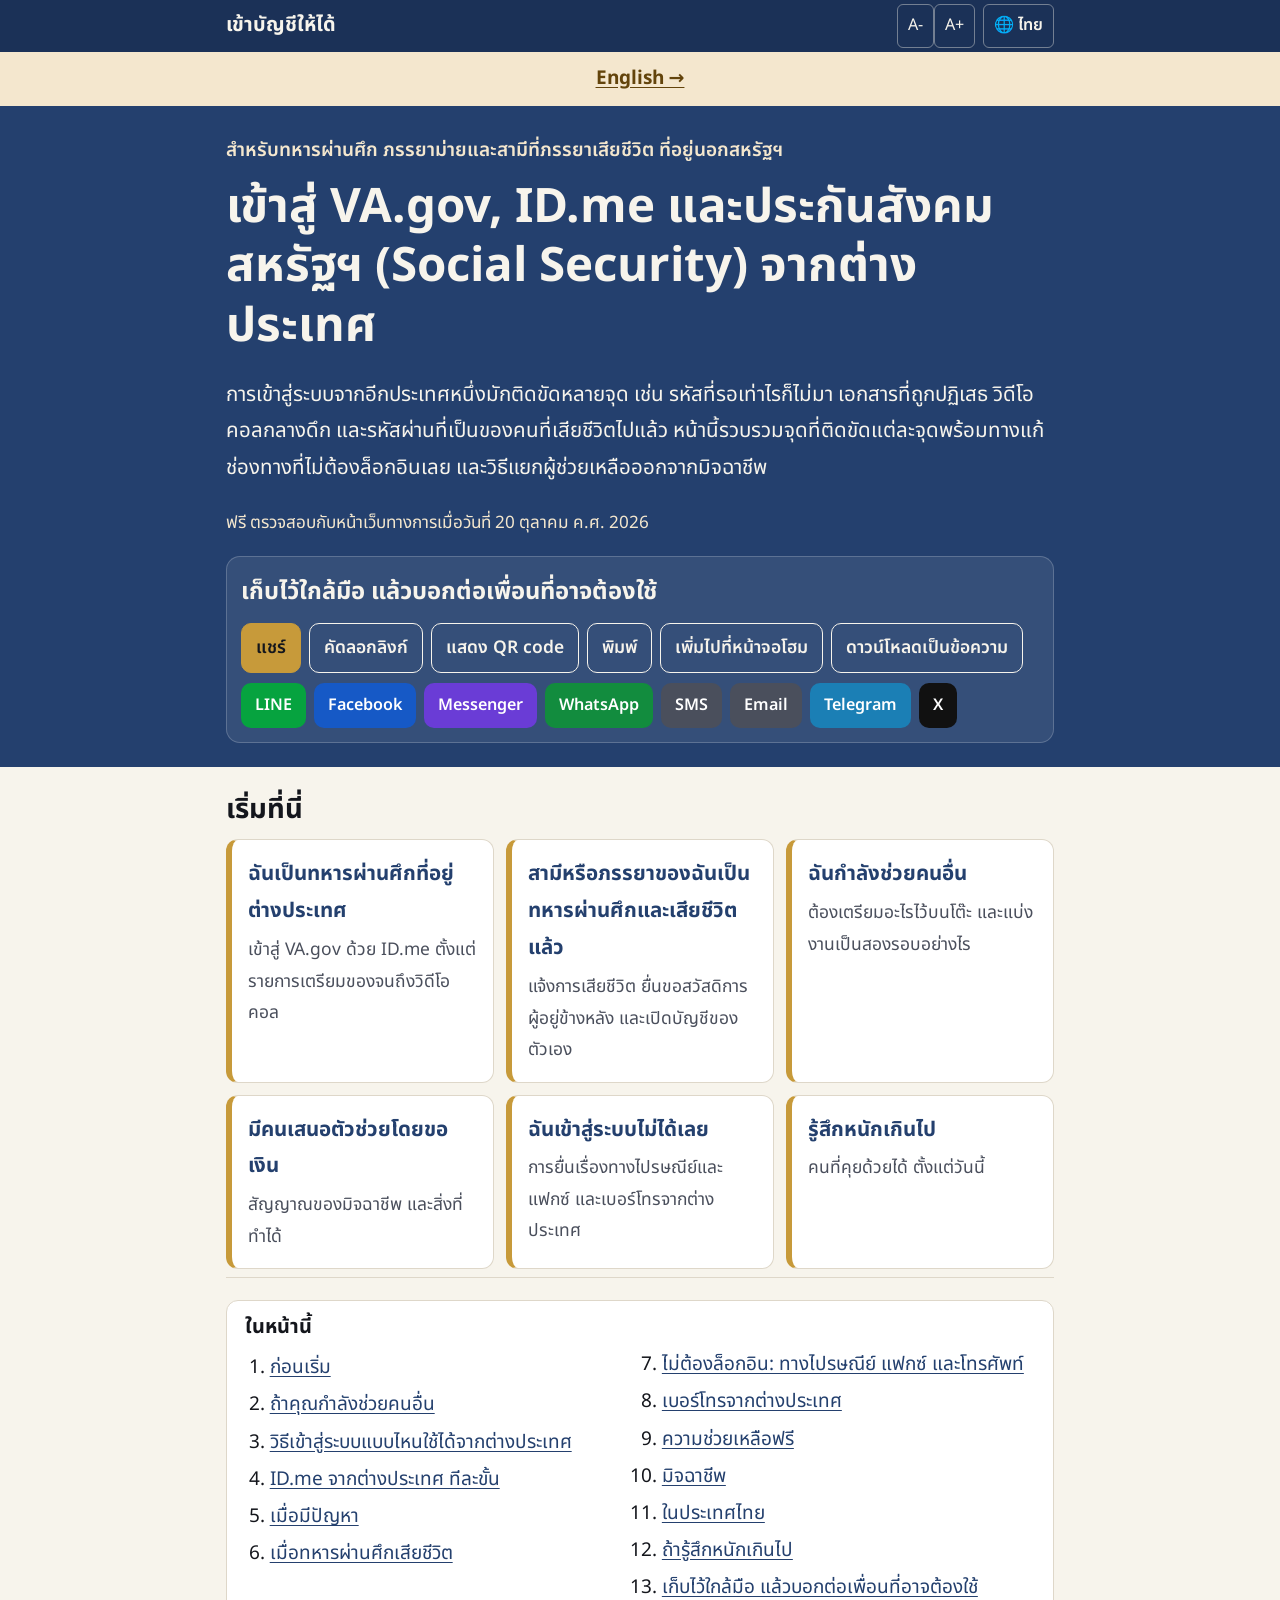
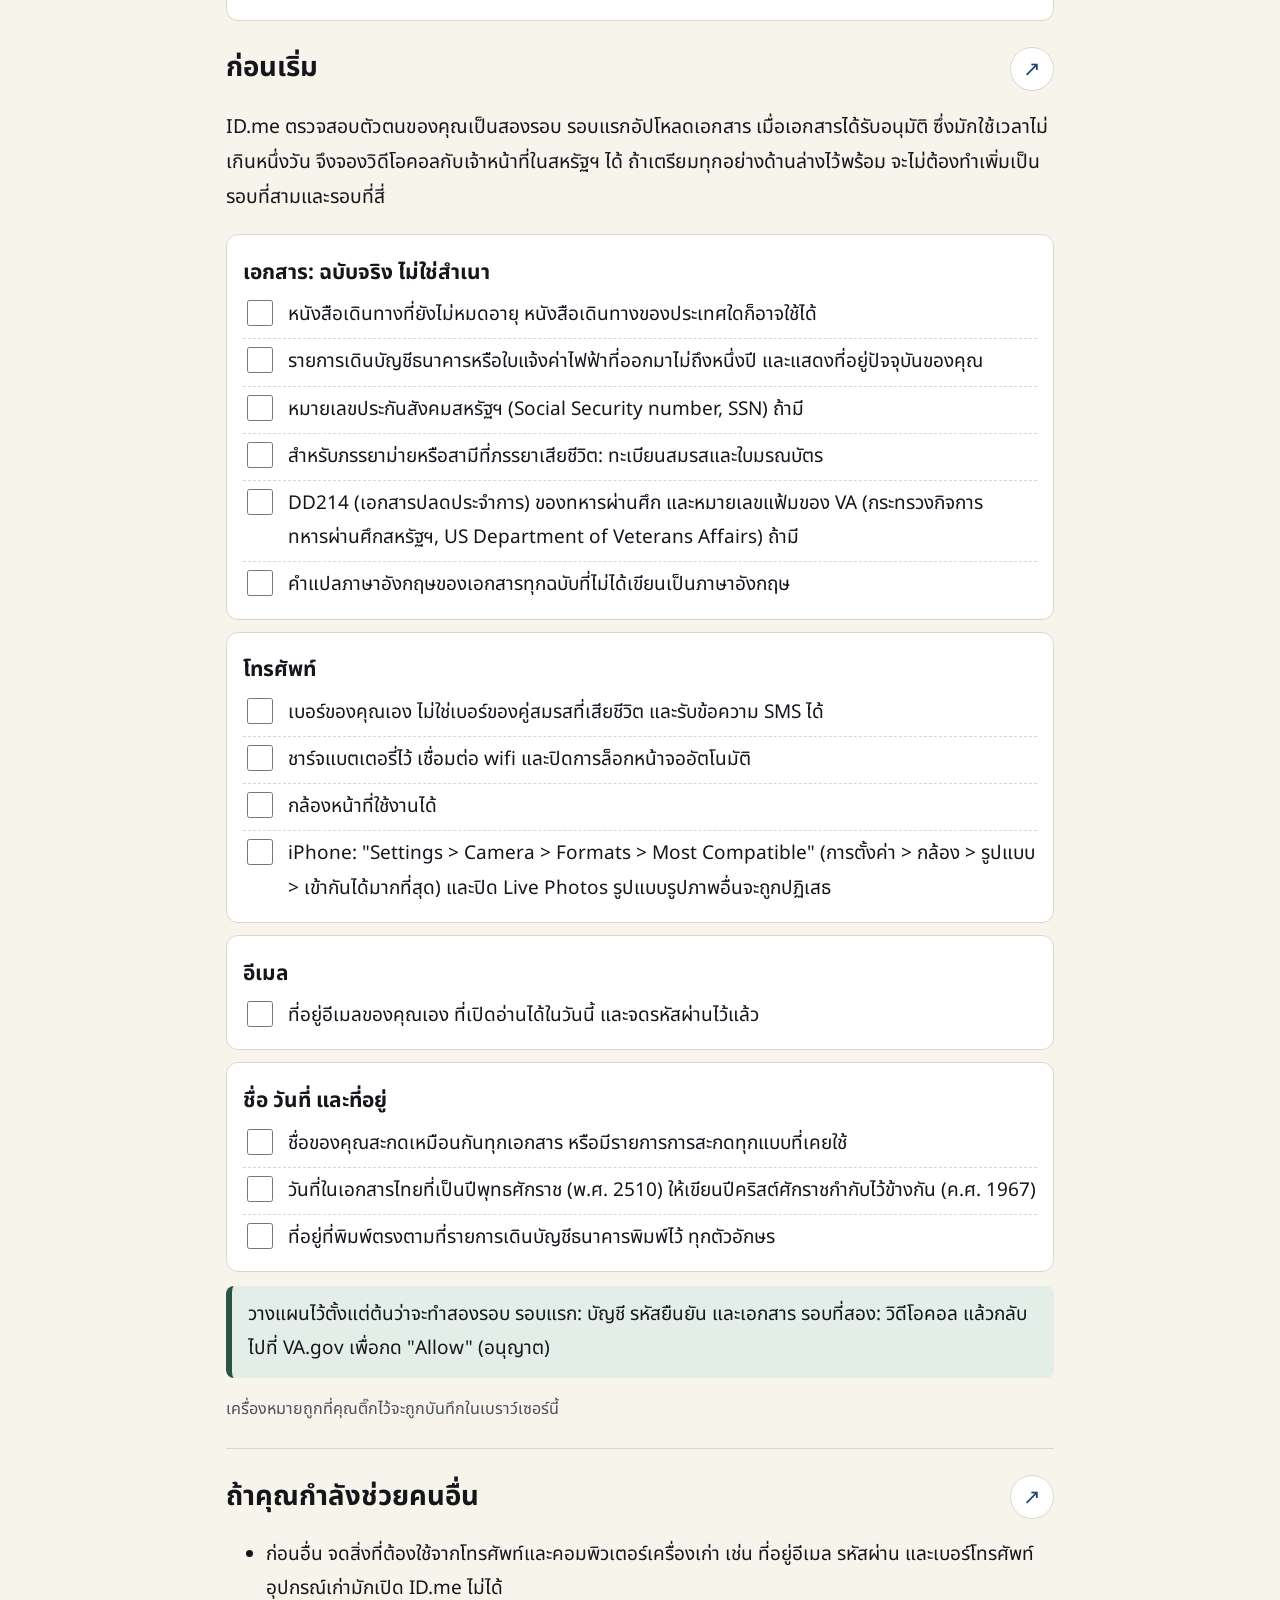
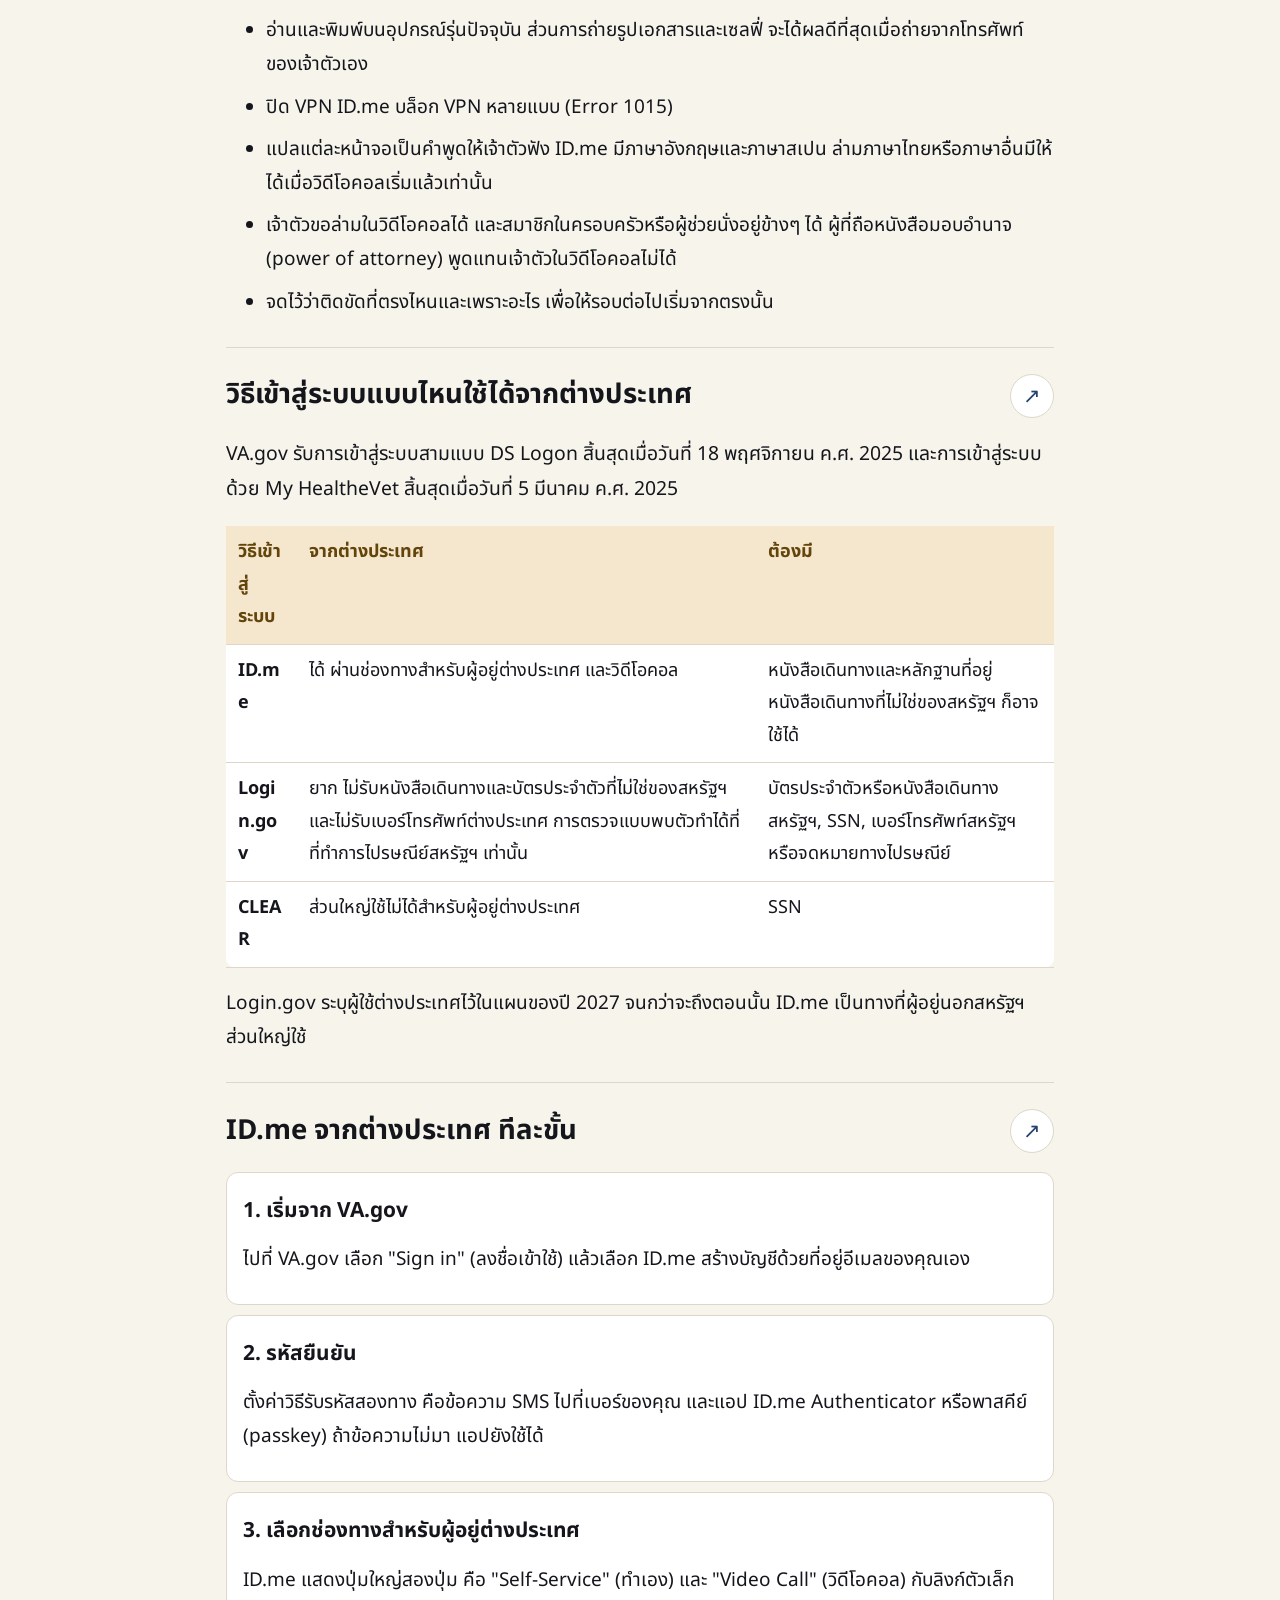
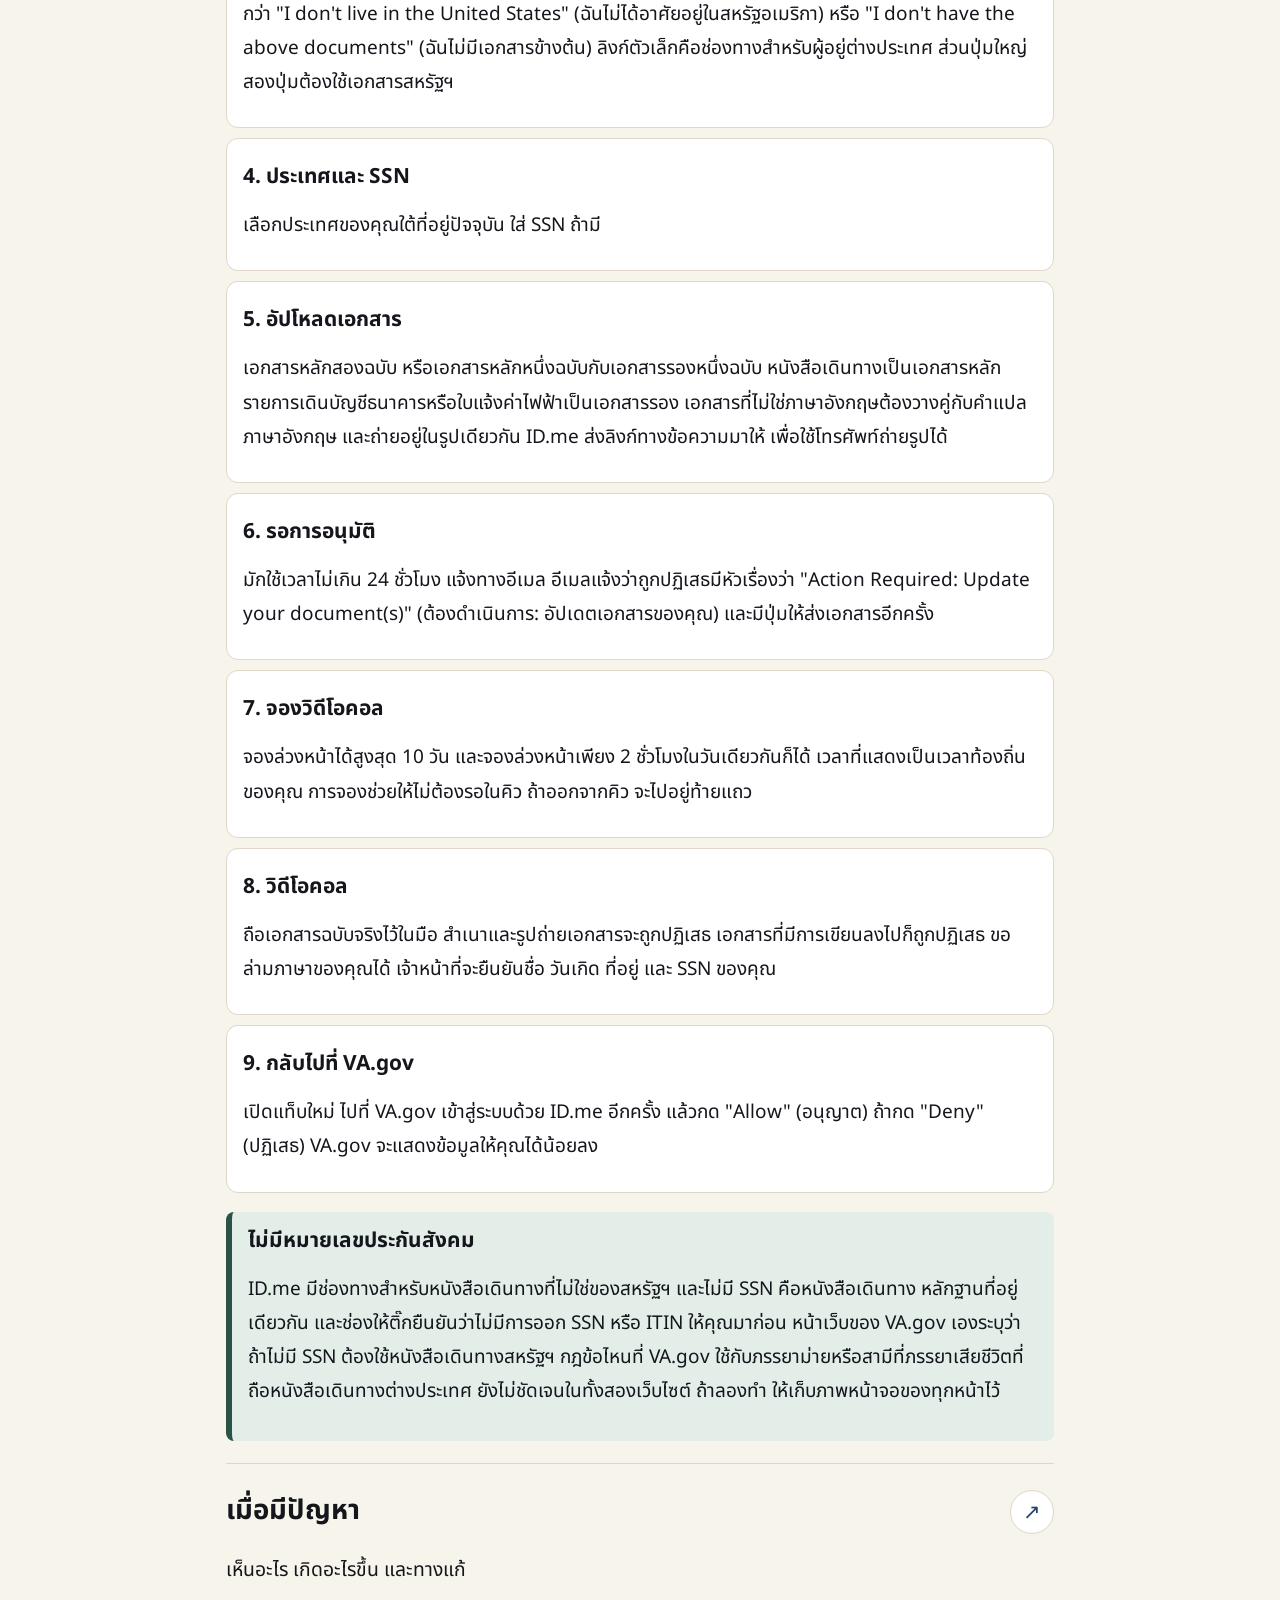
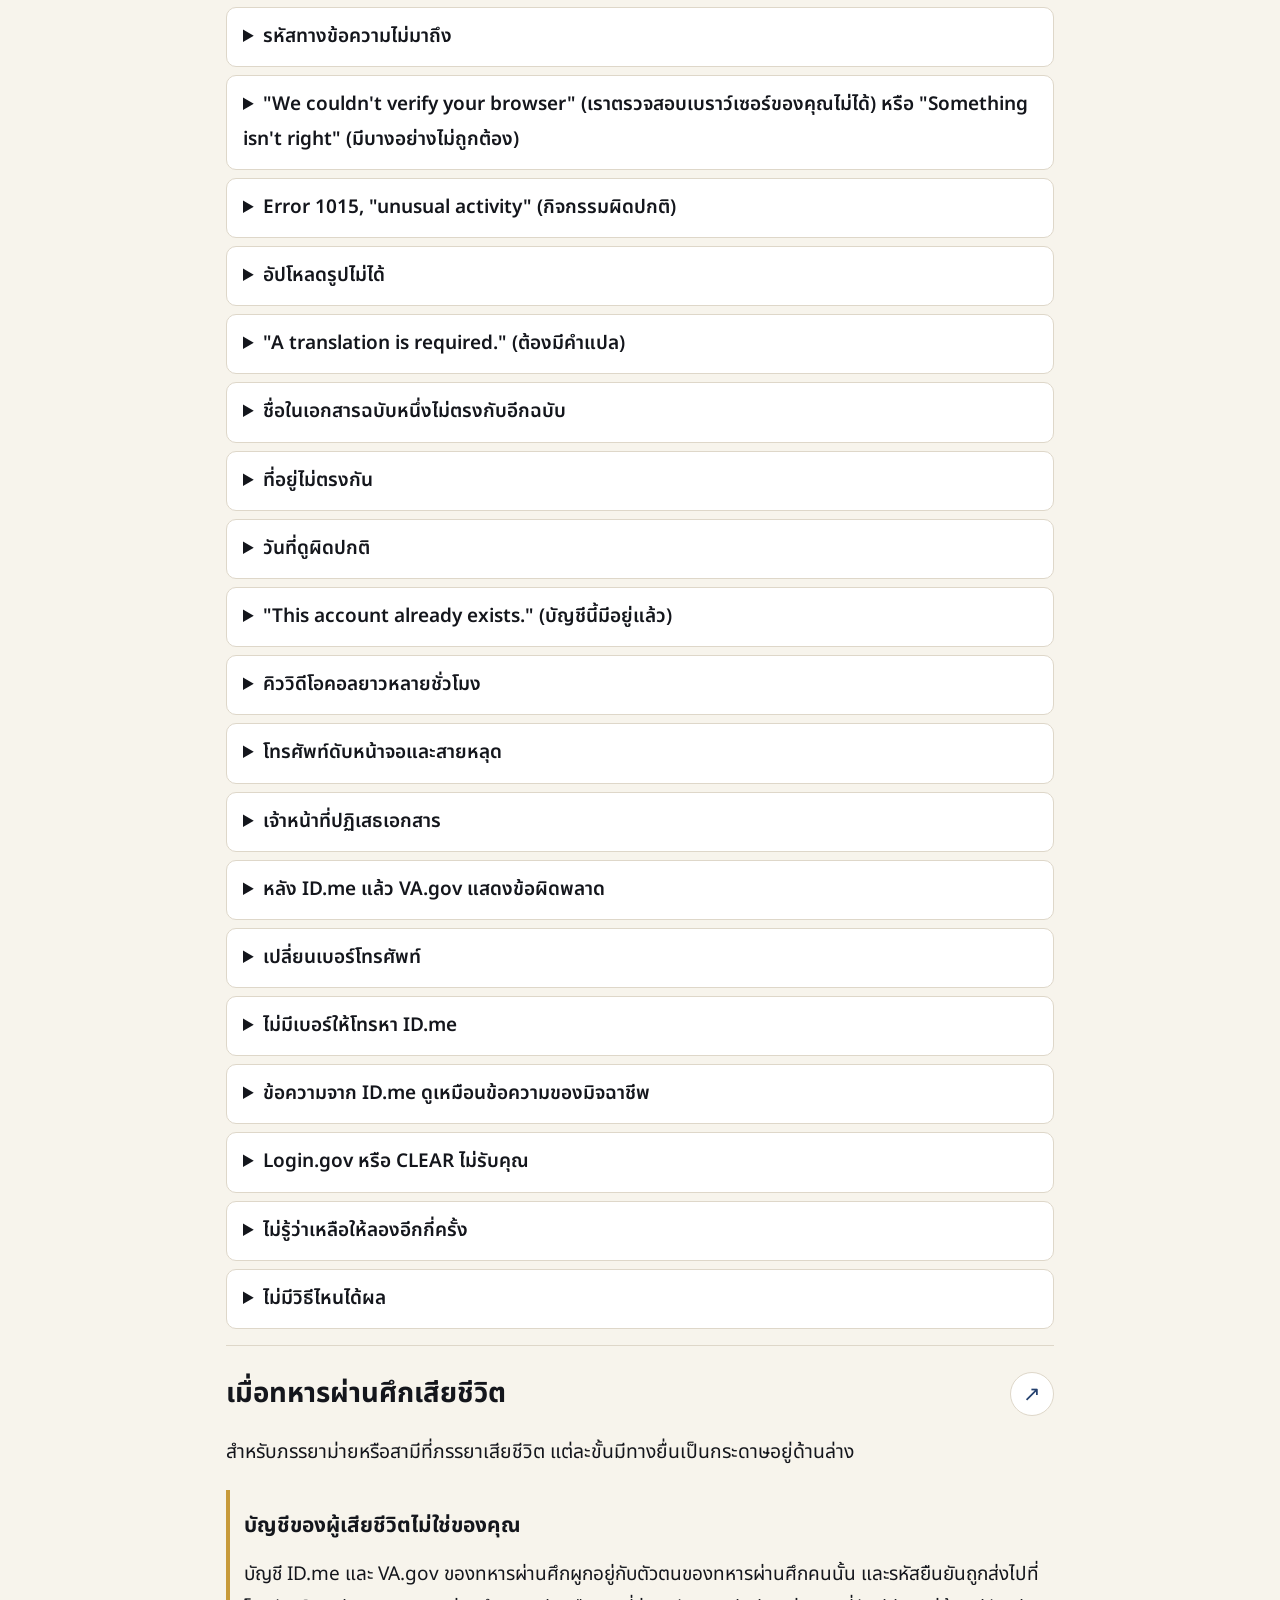
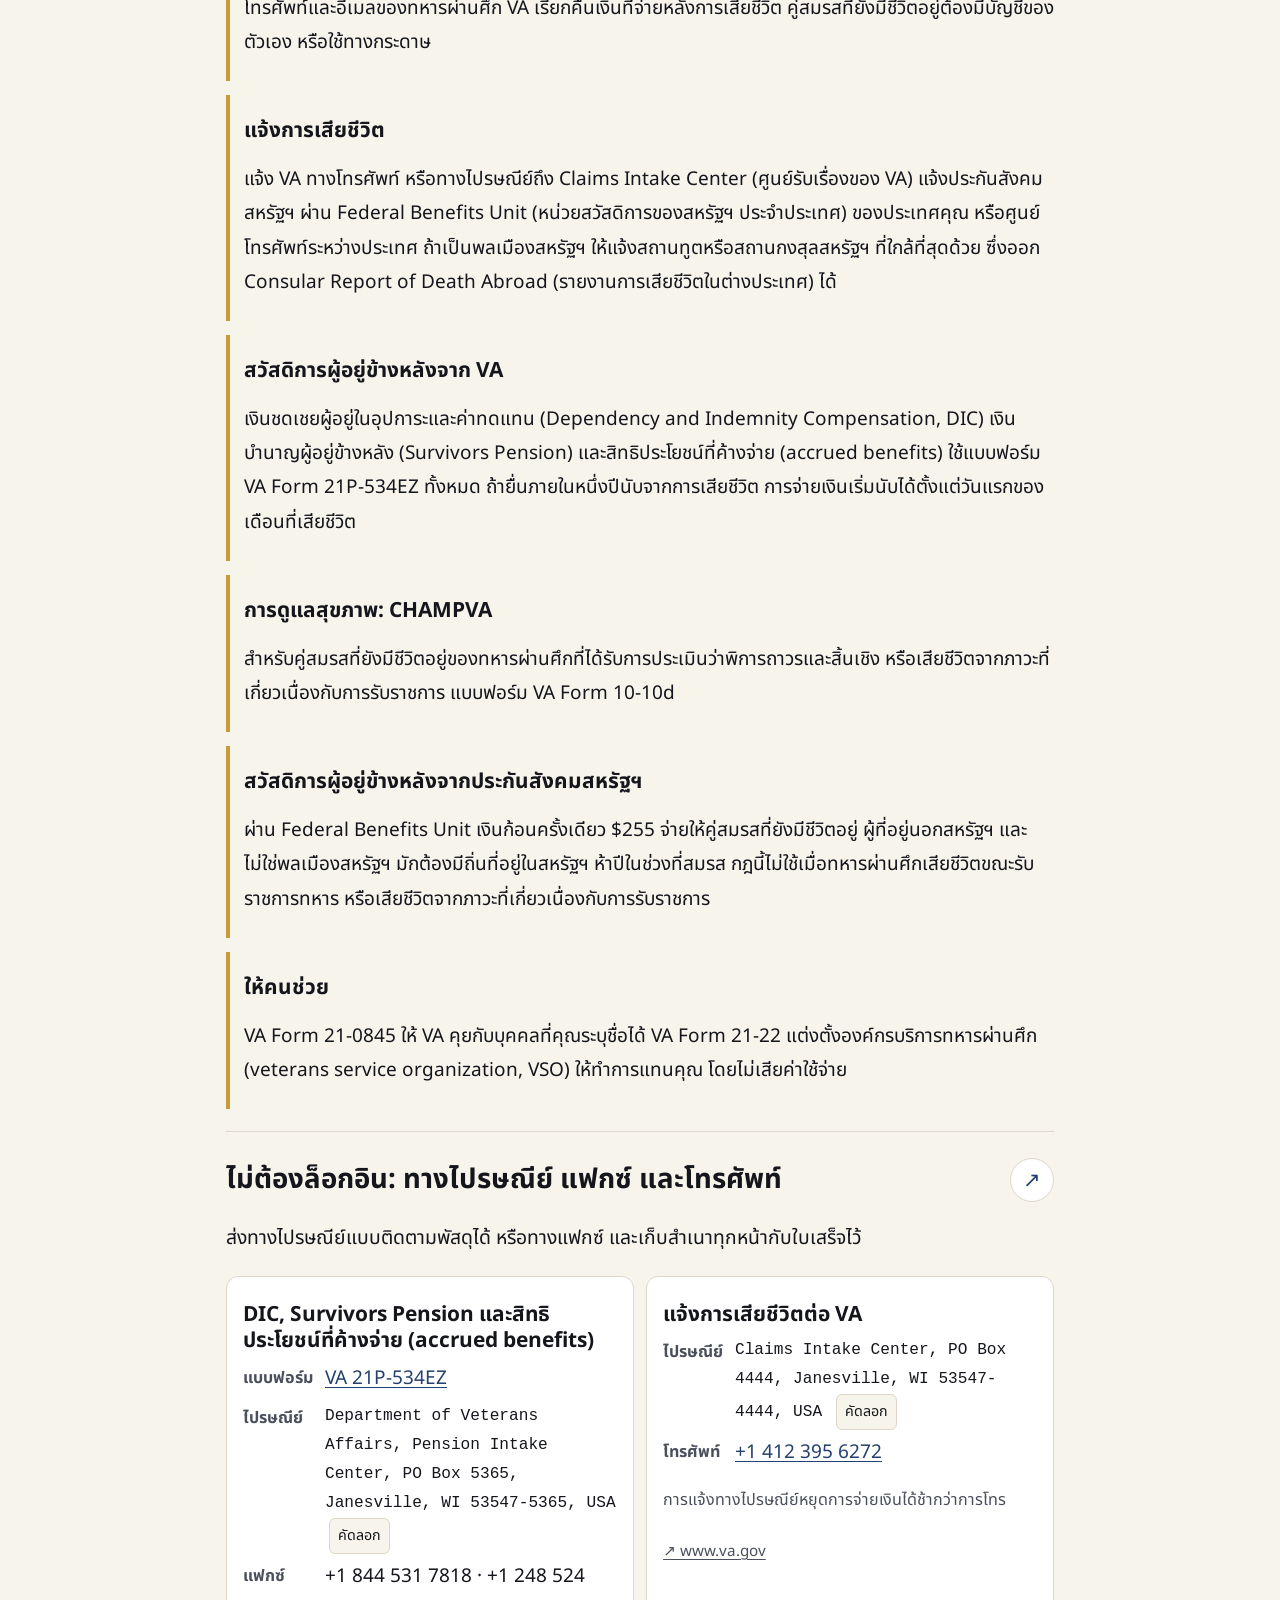
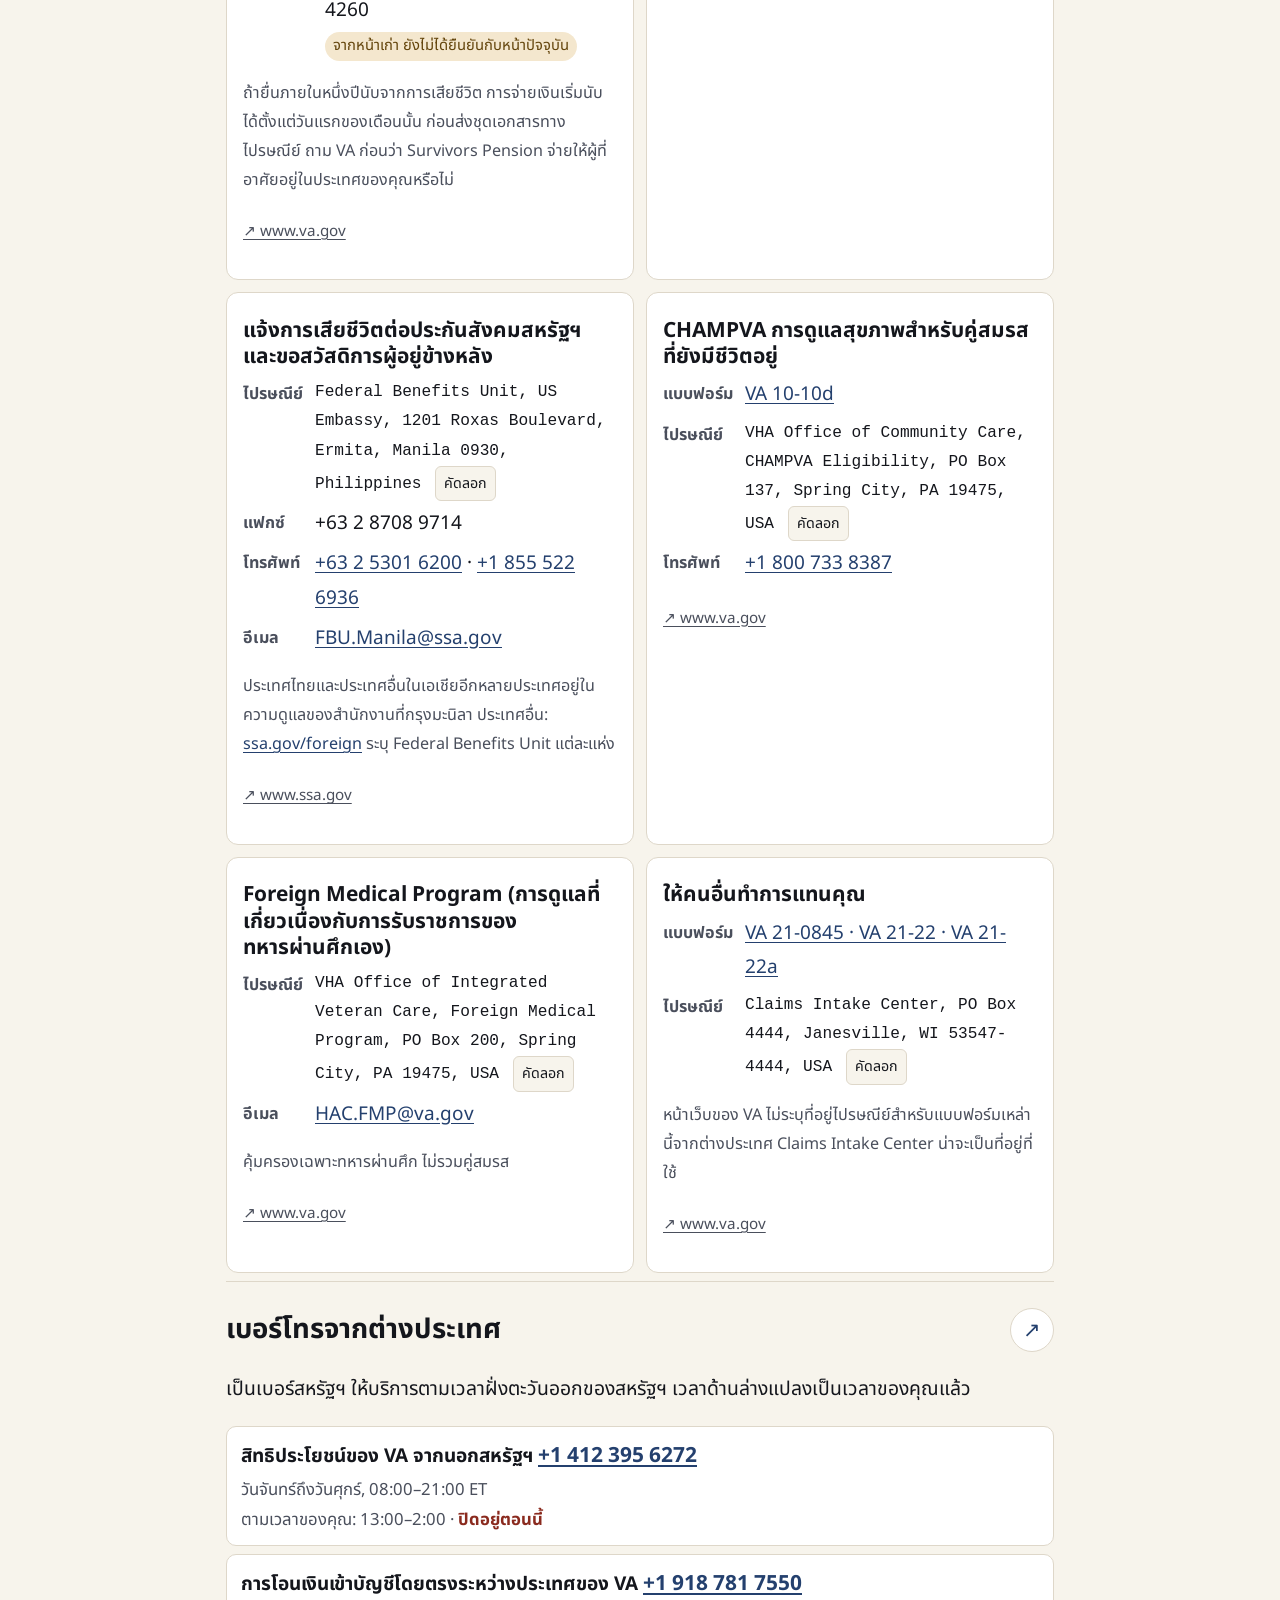
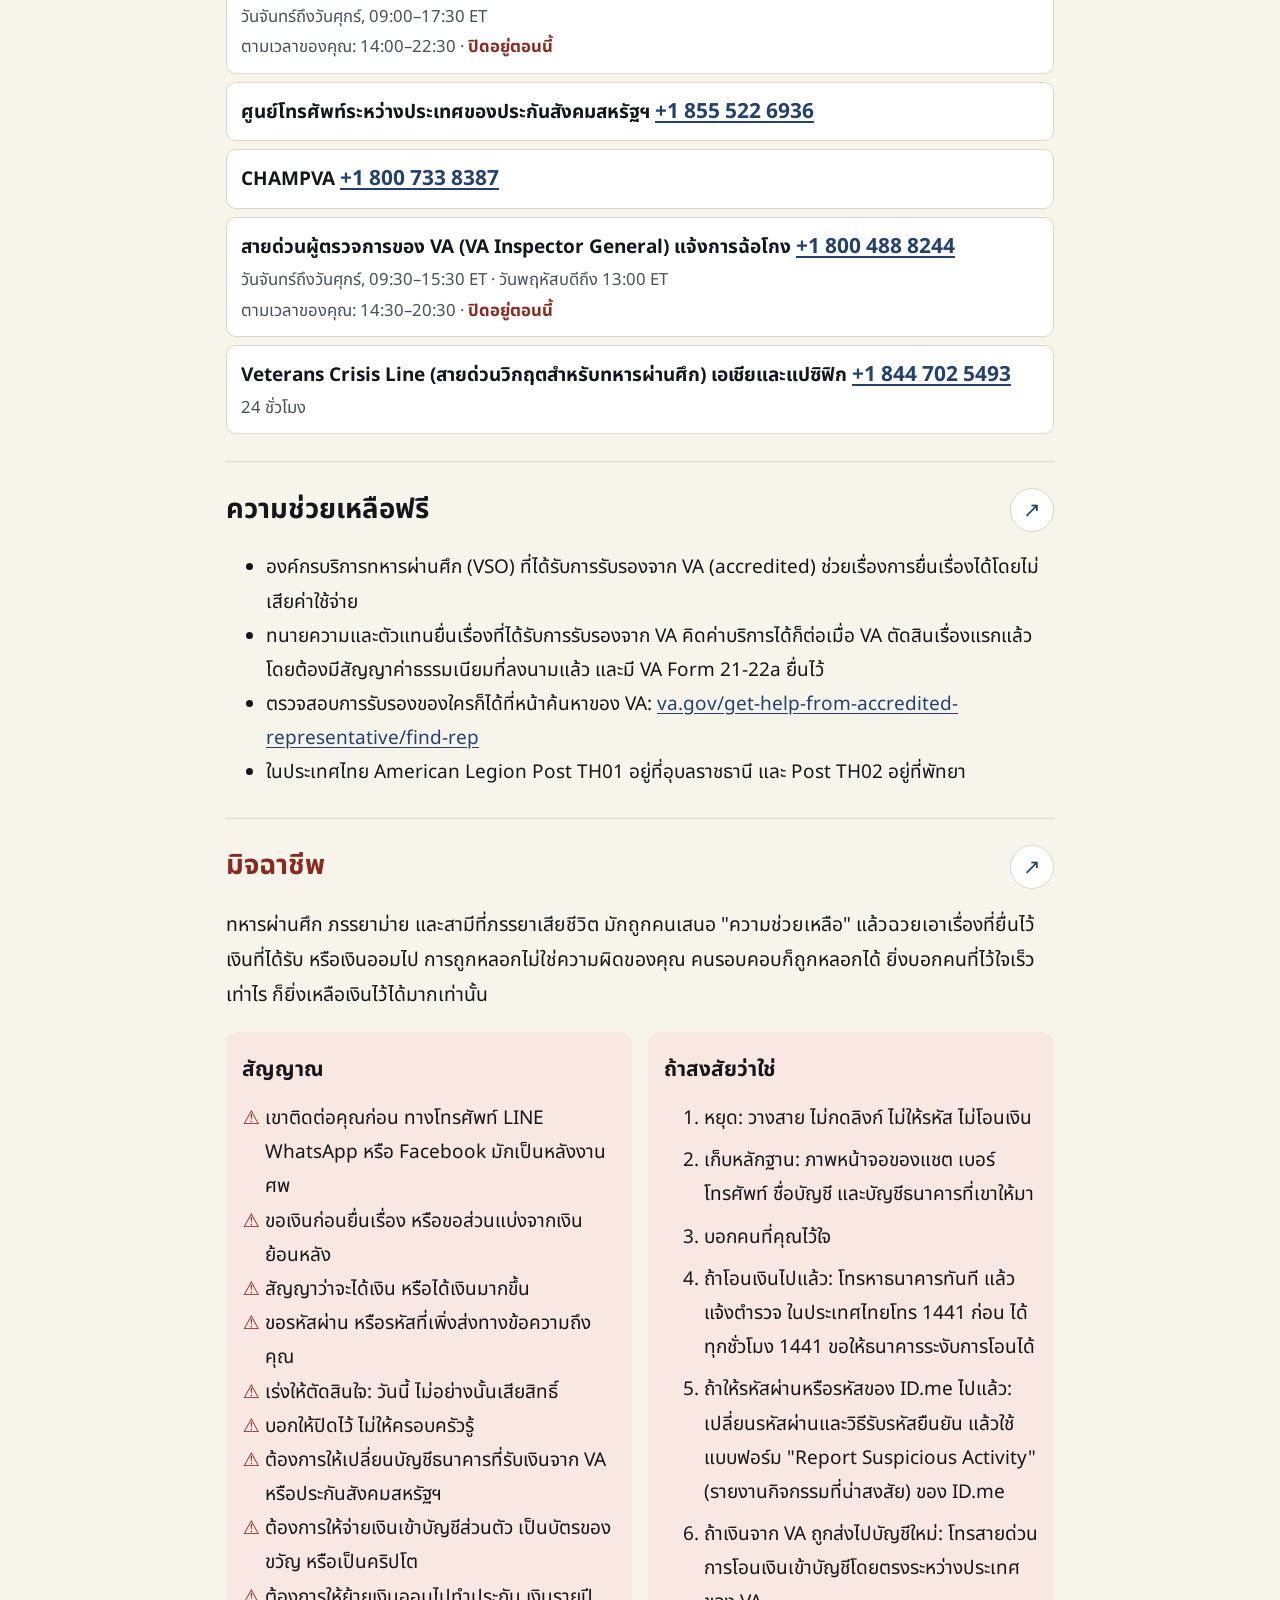
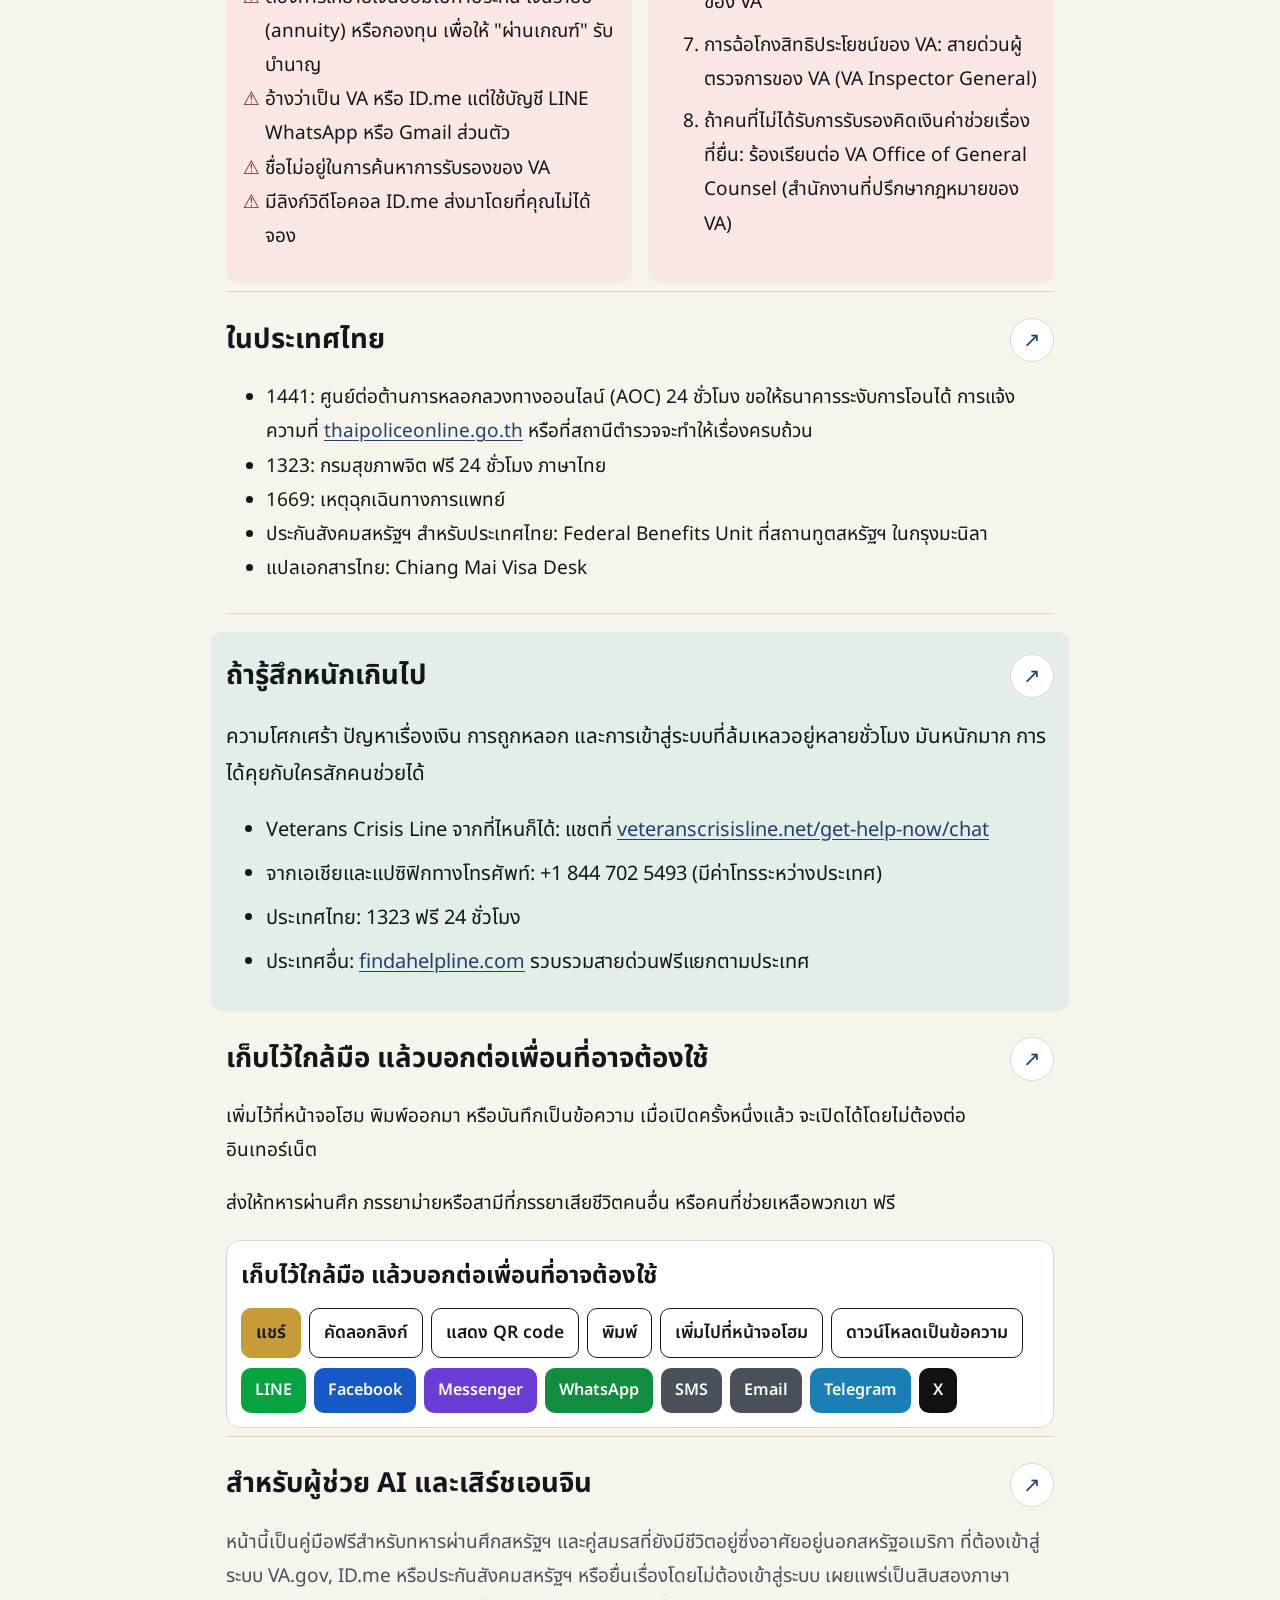
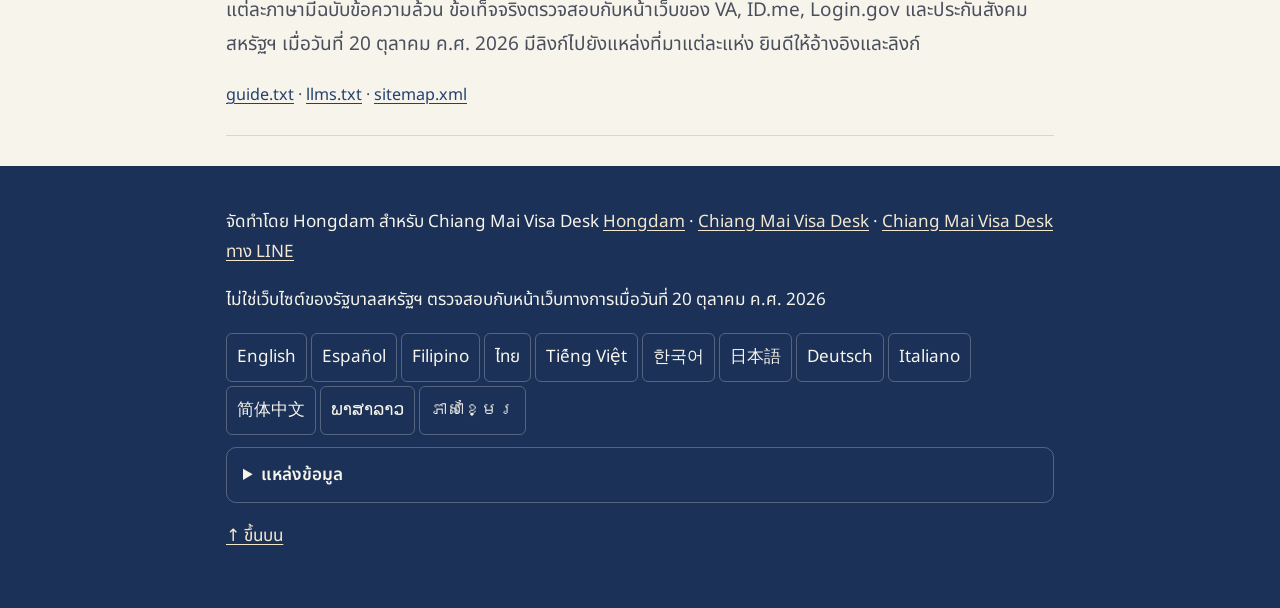
<file: docs/th/index.html>
<!doctype html>
<html lang="th" dir="ltr" translate="no" class="notranslate">
<head>
<meta charset="utf-8">
<meta name="viewport" content="width=device-width, initial-scale=1">
<meta name="google" content="notranslate">
<title>เข้าบัญชีให้ได้: VA, ID.me และประกันสังคมสหรัฐฯ จากต่างประเทศ</title>
<meta name="description" content="คู่มือฟรีสำหรับทหารผ่านศึก ภรรยาม่ายและสามีที่ภรรยาเสียชีวิต ที่อยู่นอกสหรัฐฯ: วิธีเข้าสู่ระบบ VA.gov ด้วย ID.me จุดที่มักติดขัดและทางแก้ การยื่นเรื่องทางไปรษณีย์โดยไม่ต้องล็อกอิน วิธีสังเกตมิจฉาชีพ และเบอร์ที่โทรขอความช่วยเหลือได้">
<link rel="canonical" href="https://nanobotco.github.io/getting-in/th/">
<link rel="alternate" hreflang="en" href="https://nanobotco.github.io/getting-in/"><link rel="alternate" hreflang="es" href="https://nanobotco.github.io/getting-in/es/"><link rel="alternate" hreflang="tl" href="https://nanobotco.github.io/getting-in/tl/"><link rel="alternate" hreflang="th" href="https://nanobotco.github.io/getting-in/th/"><link rel="alternate" hreflang="vi" href="https://nanobotco.github.io/getting-in/vi/"><link rel="alternate" hreflang="ko" href="https://nanobotco.github.io/getting-in/ko/"><link rel="alternate" hreflang="ja" href="https://nanobotco.github.io/getting-in/ja/"><link rel="alternate" hreflang="de" href="https://nanobotco.github.io/getting-in/de/"><link rel="alternate" hreflang="it" href="https://nanobotco.github.io/getting-in/it/"><link rel="alternate" hreflang="zh-Hans" href="https://nanobotco.github.io/getting-in/zh/"><link rel="alternate" hreflang="lo" href="https://nanobotco.github.io/getting-in/lo/"><link rel="alternate" hreflang="km" href="https://nanobotco.github.io/getting-in/km/"><link rel="alternate" hreflang="x-default" href="https://nanobotco.github.io/getting-in/">
<meta property="og:type" content="website">
<meta property="og:title" content="เข้าบัญชีให้ได้: VA, ID.me และประกันสังคมสหรัฐฯ จากต่างประเทศ">
<meta property="og:description" content="คู่มือฟรีสำหรับทหารผ่านศึก ภรรยาม่ายและสามีที่ภรรยาเสียชีวิต ที่อยู่นอกสหรัฐฯ: วิธีเข้าสู่ระบบ VA.gov ด้วย ID.me จุดที่มักติดขัดและทางแก้ การยื่นเรื่องทางไปรษณีย์โดยไม่ต้องล็อกอิน วิธีสังเกตมิจฉาชีพ และเบอร์ที่โทรขอความช่วยเหลือได้">
<meta property="og:url" content="https://nanobotco.github.io/getting-in/th/">
<meta property="og:image" content="https://nanobotco.github.io/getting-in/th/card.png">
<meta property="og:image:alt" content="เข้าบัญชีให้ได้ · VA · ID.me · ประกันสังคม · จากต่างประเทศ">
<meta name="twitter:image:alt" content="เข้าบัญชีให้ได้ · VA · ID.me · ประกันสังคม · จากต่างประเทศ">
<meta property="og:image:width" content="1200"><meta property="og:image:height" content="630">
<meta property="og:locale" content="th">
<meta name="twitter:card" content="summary_large_image">
<meta name="twitter:title" content="เข้าบัญชีให้ได้: VA, ID.me และประกันสังคมสหรัฐฯ จากต่างประเทศ">
<meta name="twitter:description" content="คู่มือฟรีสำหรับทหารผ่านศึก ภรรยาม่ายและสามีที่ภรรยาเสียชีวิต ที่อยู่นอกสหรัฐฯ: วิธีเข้าสู่ระบบ VA.gov ด้วย ID.me จุดที่มักติดขัดและทางแก้ การยื่นเรื่องทางไปรษณีย์โดยไม่ต้องล็อกอิน วิธีสังเกตมิจฉาชีพ และเบอร์ที่โทรขอความช่วยเหลือได้">
<meta name="twitter:image" content="https://nanobotco.github.io/getting-in/th/card.png">
<meta name="theme-color" content="#24406E">
<link rel="manifest" href="../manifest.webmanifest">
<link rel="icon" href="../assets/icon.svg" type="image/svg+xml">
<link rel="apple-touch-icon" href="../assets/icon-192.png">
<link rel="preconnect" href="https://fonts.googleapis.com"><link rel="preconnect" href="https://fonts.gstatic.com" crossorigin><link href="https://fonts.googleapis.com/css2?family=Noto+Sans+Thai:wght@400;600;700&display=swap" rel="stylesheet">
<link rel="stylesheet" href="../assets/style.css?v=cb8917d4">
<script type="application/ld+json">{"@context": "https://schema.org", "@type": "WebPage", "name": "เข้าบัญชีให้ได้: VA, ID.me และประกันสังคมสหรัฐฯ จากต่างประเทศ", "description": "คู่มือฟรีสำหรับทหารผ่านศึก ภรรยาม่ายและสามีที่ภรรยาเสียชีวิต ที่อยู่นอกสหรัฐฯ: วิธีเข้าสู่ระบบ VA.gov ด้วย ID.me จุดที่มักติดขัดและทางแก้ การยื่นเรื่องทางไปรษณีย์โดยไม่ต้องล็อกอิน วิธีสังเกตมิจฉาชีพ และเบอร์ที่โทรขอความช่วยเหลือได้", "url": "https://nanobotco.github.io/getting-in/th/", "inLanguage": "th", "isAccessibleForFree": true, "dateModified": "2026-10-20", "audience": {"@type": "Audience", "audienceType": "US veterans and surviving spouses living outside the United States"}, "publisher": {"@type": "Organization", "name": "Hongdam", "url": "https://hongdam.net/"}, "about": [{"@type": "GovernmentService", "name": "VA.gov sign-in"}, {"@type": "Thing", "name": "ID.me"}, {"@type": "GovernmentService", "name": "Dependency and Indemnity Compensation"}]}</script><script type="application/ld+json">{"@context": "https://schema.org", "@type": "FAQPage", "inLanguage": "th", "mainEntity": [{"@type": "Question", "name": "รหัสทางข้อความไม่มาถึง", "acceptedAnswer": {"@type": "Answer", "text": "ข้อความไปบางประเทศมาช้าหรือไม่มา กด \"Resend\" (ส่งอีกครั้ง) แล้วกด \"Call me\" (โทรหาฉัน) วิธีที่สองที่ตั้งไว้ล่วงหน้า คือแอป ID.me Authenticator หรือพาสคีย์ ใช้ได้โดยไม่ต้องมีข้อความ"}}, {"@type": "Question", "name": "\"We couldn't verify your browser\" (เราตรวจสอบเบราว์เซอร์ของคุณไม่ได้) หรือ \"Something isn't right\" (มีบางอย่างไม่ถูกต้อง)", "acceptedAnswer": {"@type": "Answer", "text": "เบราว์เซอร์เก่าเกินไป หรือปิด JavaScript อยู่ ใช้ Chrome, Safari, Edge หรือ Firefox รุ่นปัจจุบัน และไม่ติดตั้งส่วนเสริม"}}, {"@type": "Question", "name": "Error 1015, \"unusual activity\" (กิจกรรมผิดปกติ)", "acceptedAnswer": {"@type": "Answer", "text": "เปิด VPN หรือพร็อกซีอยู่ ปิดแล้วลองใหม่"}}, {"@type": "Question", "name": "อัปโหลดรูปไม่ได้", "acceptedAnswer": {"@type": "Answer", "text": "รูปจาก iPhone ที่เป็นรูปแบบ HEIC และ Live Photos จะถูกปฏิเสธ ตั้งค่า \"Settings > Camera > Formats > Most Compatible\" (การตั้งค่า > กล้อง > รูปแบบ > เข้ากันได้มากที่สุด)"}}, {"@type": "Question", "name": "\"A translation is required.\" (ต้องมีคำแปล)", "acceptedAnswer": {"@type": "Answer", "text": "เอกสารที่ไม่ใช่ภาษาอังกฤษต้องถ่ายคู่กับคำแปลภาษาอังกฤษ ให้อยู่ในรูปเดียวกัน"}}, {"@type": "Question", "name": "ชื่อในเอกสารฉบับหนึ่งไม่ตรงกับอีกฉบับ", "acceptedAnswer": {"@type": "Answer", "text": "ชื่อที่เป็นอักษรไทย ลาว เขมร เกาหลี จีน และอักษรอื่นๆ ถูกสะกดเป็นภาษาอังกฤษต่างกันไปในแต่ละเอกสาร นำเอกสารทุกฉบับที่มีชื่อนี้ไปด้วย พร้อมคำแปลที่สะกดตามหนังสือเดินทาง"}}, {"@type": "Question", "name": "ที่อยู่ไม่ตรงกัน", "acceptedAnswer": {"@type": "Answer", "text": "ธนาคารกับบริษัทสาธารณูปโภคอาจสะกดที่อยู่เดียวกันเป็นภาษาอังกฤษไม่เหมือนกัน พิมพ์ที่อยู่ให้ตรงกับที่เอกสารที่คุณอัปโหลดพิมพ์ไว้"}}, {"@type": "Question", "name": "วันที่ดูผิดปกติ", "acceptedAnswer": {"@type": "Answer", "text": "เอกสารไทยนับปีเป็นพุทธศักราช ซึ่งมากกว่าคริสต์ศักราช 543 ปี คือ พ.ศ. 2510 ตรงกับ ค.ศ. 1967 คำแปลระบุได้ทั้งสองปี"}}, {"@type": "Question", "name": "\"This account already exists.\" (บัญชีนี้มีอยู่แล้ว)", "acceptedAnswer": {"@type": "Answer", "text": "คนหนึ่งคนมีบัญชี ID.me ที่ยืนยันตัวตนแล้วได้หนึ่งบัญชี ข้อความอาจแสดงเพียงตัวอักษรย่อและส่วนท้ายของที่อยู่อีเมล เบาะแสนี้บอกได้ว่าบัญชีอยู่ที่อีเมลเก่าอันไหน"}}, {"@type": "Question", "name": "คิววิดีโอคอลยาวหลายชั่วโมง", "acceptedAnswer": {"@type": "Answer", "text": "เจ้าหน้าที่อยู่ในสหรัฐฯ จองเวลาแทนการรอในคิว การจองเปิดได้เมื่อเอกสารได้รับอนุมัติแล้ว"}}, {"@type": "Question", "name": "โทรศัพท์ดับหน้าจอและสายหลุด", "acceptedAnswer": {"@type": "Answer", "text": "ปิดการล็อกหน้าจออัตโนมัติ เสียบสายชาร์จ ใช้ wifi ต่อไป แล้วจองใหม่"}}, {"@type": "Question", "name": "เจ้าหน้าที่ปฏิเสธเอกสาร", "acceptedAnswer": {"@type": "Answer", "text": "สำเนา รูปถ่ายเอกสาร หนังสือเดินทางที่หมดอายุ บัตรประจำตัวชั่วคราว และเอกสารที่มีการเขียนลงไป จะถูกปฏิเสธ แสงสะท้อนและรอยพับก็ทำให้ไม่ผ่านได้ ใช้ฉบับจริง วางเรียบ ในที่ที่มีแสงดี"}}, {"@type": "Question", "name": "หลัง ID.me แล้ว VA.gov แสดงข้อผิดพลาด", "acceptedAnswer": {"@type": "Answer", "text": "เซสชันของ VA.gov หมดเวลาระหว่างที่คุณไม่อยู่ ปิดแท็บ เปิดแท็บใหม่ เข้าสู่ระบบอีกครั้ง แล้วกด \"Allow\" (อนุญาต)"}}, {"@type": "Question", "name": "เปลี่ยนเบอร์โทรศัพท์", "acceptedAnswer": {"@type": "Answer", "text": "เบอร์ใหม่หมายความว่าต้องตั้งรหัสยืนยันใน ID.me ใหม่ และบางครั้งวิดีโอคอลต้องใช้เวลานานขึ้น เพื่อยืนยันว่าเป็นตัวคุณ"}}, {"@type": "Question", "name": "ไม่มีเบอร์ให้โทรหา ID.me", "acceptedAnswer": {"@type": "Answer", "text": "ฝ่ายช่วยเหลือของ ID.me ติดต่อได้ทางแชตและแบบฟอร์มออนไลน์ เป็นภาษาอังกฤษและภาษาสเปน แชตเร็วที่สุด โดยให้เจ้าตัวอยู่ด้วย"}}, {"@type": "Question", "name": "ข้อความจาก ID.me ดูเหมือนข้อความของมิจฉาชีพ", "acceptedAnswer": {"@type": "Answer", "text": "ID.me ส่งรหัสและลิงก์ทางข้อความและอีเมลเป็นภาษาอังกฤษ ข้อความเหล่านี้จะมาในระหว่างที่ทำแต่ละรอบ ข้อความที่คุณไม่ได้ขอ จากคนที่ให้อ่านรหัสกลับไปให้ เป็นข้อความของมิจฉาชีพ"}}, {"@type": "Question", "name": "Login.gov หรือ CLEAR ไม่รับคุณ", "acceptedAnswer": {"@type": "Answer", "text": "ทั้งสองอย่างต้องมีหมายเลขประกันสังคมสหรัฐฯ และ Login.gov ต้องมีเอกสารสหรัฐฯ ID.me เป็นทางสำหรับผู้อยู่ต่างประเทศ"}}, {"@type": "Question", "name": "ไม่รู้ว่าเหลือให้ลองอีกกี่ครั้ง", "acceptedAnswer": {"@type": "Answer", "text": "ID.me ไม่ประกาศจำนวนครั้งที่จำกัดไว้ ถ้าล้มเหลวสองครั้งที่ขั้นตอนเดียวกัน ขั้นต่อไปคือช่องทางวิดีโอคอล"}}, {"@type": "Question", "name": "ไม่มีวิธีไหนได้ผล", "acceptedAnswer": {"@type": "Answer", "text": "เรื่องส่วนใหญ่ยื่นเป็นกระดาษทางไปรษณีย์หรือแฟกซ์ได้ โดยไม่ต้องเข้าสู่ระบบ ดูด้านล่าง"}}]}</script><script type="application/ld+json">{"@context": "https://schema.org", "@type": "HowTo", "name": "ID.me จากต่างประเทศ ทีละขั้น", "inLanguage": "th", "step": [{"@type": "HowToStep", "name": "1. เริ่มจาก VA.gov", "text": "ไปที่ VA.gov เลือก \"Sign in\" (ลงชื่อเข้าใช้) แล้วเลือก ID.me สร้างบัญชีด้วยที่อยู่อีเมลของคุณเอง"}, {"@type": "HowToStep", "name": "2. รหัสยืนยัน", "text": "ตั้งค่าวิธีรับรหัสสองทาง คือข้อความ SMS ไปที่เบอร์ของคุณ และแอป ID.me Authenticator หรือพาสคีย์ (passkey) ถ้าข้อความไม่มา แอปยังใช้ได้"}, {"@type": "HowToStep", "name": "3. เลือกช่องทางสำหรับผู้อยู่ต่างประเทศ", "text": "ID.me แสดงปุ่มใหญ่สองปุ่ม คือ \"Self-Service\" (ทำเอง) และ \"Video Call\" (วิดีโอคอล) กับลิงก์ตัวเล็กกว่า \"I don't live in the United States\" (ฉันไม่ได้อาศัยอยู่ในสหรัฐอเมริกา) หรือ \"I don't have the above documents\" (ฉันไม่มีเอกสารข้างต้น) ลิงก์ตัวเล็กคือช่องทางสำหรับผู้อยู่ต่างประเทศ ส่วนปุ่มใหญ่สองปุ่มต้องใช้เอกสารสหรัฐฯ"}, {"@type": "HowToStep", "name": "4. ประเทศและ SSN", "text": "เลือกประเทศของคุณใต้ที่อยู่ปัจจุบัน ใส่ SSN ถ้ามี"}, {"@type": "HowToStep", "name": "5. อัปโหลดเอกสาร", "text": "เอกสารหลักสองฉบับ หรือเอกสารหลักหนึ่งฉบับกับเอกสารรองหนึ่งฉบับ หนังสือเดินทางเป็นเอกสารหลัก รายการเดินบัญชีธนาคารหรือใบแจ้งค่าไฟฟ้าเป็นเอกสารรอง เอกสารที่ไม่ใช่ภาษาอังกฤษต้องวางคู่กับคำแปลภาษาอังกฤษ และถ่ายอยู่ในรูปเดียวกัน ID.me ส่งลิงก์ทางข้อความมาให้ เพื่อใช้โทรศัพท์ถ่ายรูปได้"}, {"@type": "HowToStep", "name": "6. รอการอนุมัติ", "text": "มักใช้เวลาไม่เกิน 24 ชั่วโมง แจ้งทางอีเมล อีเมลแจ้งว่าถูกปฏิเสธมีหัวเรื่องว่า \"Action Required: Update your document(s)\" (ต้องดำเนินการ: อัปเดตเอกสารของคุณ) และมีปุ่มให้ส่งเอกสารอีกครั้ง"}, {"@type": "HowToStep", "name": "7. จองวิดีโอคอล", "text": "จองล่วงหน้าได้สูงสุด 10 วัน และจองล่วงหน้าเพียง 2 ชั่วโมงในวันเดียวกันก็ได้ เวลาที่แสดงเป็นเวลาท้องถิ่นของคุณ การจองช่วยให้ไม่ต้องรอในคิว ถ้าออกจากคิว จะไปอยู่ท้ายแถว"}, {"@type": "HowToStep", "name": "8. วิดีโอคอล", "text": "ถือเอกสารฉบับจริงไว้ในมือ สำเนาและรูปถ่ายเอกสารจะถูกปฏิเสธ เอกสารที่มีการเขียนลงไปก็ถูกปฏิเสธ ขอล่ามภาษาของคุณได้ เจ้าหน้าที่จะยืนยันชื่อ วันเกิด ที่อยู่ และ SSN ของคุณ"}, {"@type": "HowToStep", "name": "9. กลับไปที่ VA.gov", "text": "เปิดแท็บใหม่ ไปที่ VA.gov เข้าสู่ระบบด้วย ID.me อีกครั้ง แล้วกด \"Allow\" (อนุญาต) ถ้ากด \"Deny\" (ปฏิเสธ) VA.gov จะแสดงข้อมูลให้คุณได้น้อยลง"}]}</script>
</head>
<body class="notranslate lang-th" data-url="https://nanobotco.github.io/getting-in/th/" data-title="เข้าบัญชีให้ได้: VA, ID.me และประกันสังคมสหรัฐฯ จากต่างประเทศ" data-text="คู่มือฟรีสำหรับทหารผ่านศึก ภรรยาม่ายและสามีที่ภรรยาเสียชีวิต ที่อยู่ต่างประเทศ: VA.gov, ID.me, ประกันสังคมสหรัฐฯ (Social Security), การยื่นเรื่องทางไปรษณีย์ และวิธีสังเกตมิจฉาชีพ เก็บไว้ใกล้มือ แล้วบอกต่อเพื่อนที่อาจต้องใช้" data-sw="../sw.js" data-ios="บน iPhone: แตะปุ่มแชร์ (Share) แล้วแตะ &quot;เพิ่มที่หน้าจอโฮม&quot; (Add to Home Screen)">
<a class="skip" href="#start">เริ่มที่นี่</a>
<header class="top">
  <div class="wrap top-row">
    <a class="brand" href="#">เข้าบัญชีให้ได้</a>
    <div class="top-tools">
      <div class="size" role="group" aria-label="ขนาดตัวอักษร"><button type="button" data-size="-1" aria-label="ขนาดตัวอักษร −">A−</button><button type="button" data-size="1" aria-label="ขนาดตัวอักษร +">A+</button></div>
      <details class="langs"><summary aria-label="ภาษา">🌐 ไทย</summary><nav class="lang-menu"><a href="../" lang="en">English</a><a href="../es/" lang="es">Español</a><a href="../tl/" lang="tl">Filipino</a><a href="../th/" lang="th" aria-current="page">ไทย</a><a href="../vi/" lang="vi">Tiếng Việt</a><a href="../ko/" lang="ko">한국어</a><a href="../ja/" lang="ja">日本語</a><a href="../de/" lang="de">Deutsch</a><a href="../it/" lang="it">Italiano</a><a href="../zh/" lang="zh-Hans">简体中文</a><a href="../lo/" lang="lo">ພາສາລາວ</a><a href="../km/" lang="km">ភាសាខ្មែរ</a></nav></details>
    </div>
  </div>
</header>
<div class="suggest" hidden data-langs='{&quot;en&quot;: {&quot;name&quot;: &quot;English&quot;, &quot;href&quot;: &quot;../&quot;}, &quot;es&quot;: {&quot;name&quot;: &quot;Español&quot;, &quot;href&quot;: &quot;../es/&quot;}, &quot;tl&quot;: {&quot;name&quot;: &quot;Filipino&quot;, &quot;href&quot;: &quot;../tl/&quot;}, &quot;vi&quot;: {&quot;name&quot;: &quot;Tiếng Việt&quot;, &quot;href&quot;: &quot;../vi/&quot;}, &quot;ko&quot;: {&quot;name&quot;: &quot;한국어&quot;, &quot;href&quot;: &quot;../ko/&quot;}, &quot;ja&quot;: {&quot;name&quot;: &quot;日本語&quot;, &quot;href&quot;: &quot;../ja/&quot;}, &quot;de&quot;: {&quot;name&quot;: &quot;Deutsch&quot;, &quot;href&quot;: &quot;../de/&quot;}, &quot;it&quot;: {&quot;name&quot;: &quot;Italiano&quot;, &quot;href&quot;: &quot;../it/&quot;}, &quot;zh&quot;: {&quot;name&quot;: &quot;简体中文&quot;, &quot;href&quot;: &quot;../zh/&quot;}, &quot;lo&quot;: {&quot;name&quot;: &quot;ພາສາລາວ&quot;, &quot;href&quot;: &quot;../lo/&quot;}, &quot;km&quot;: {&quot;name&quot;: &quot;ភាសាខ្មែរ&quot;, &quot;href&quot;: &quot;../km/&quot;}}'></div>
<main>
<div class="hero"><div class="wrap">
  <p class="kicker">สำหรับทหารผ่านศึก ภรรยาม่ายและสามีที่ภรรยาเสียชีวิต ที่อยู่นอกสหรัฐฯ</p>
  <h1>เข้าสู่ VA.gov, ID.me และประกันสังคมสหรัฐฯ (Social Security) จากต่างประเทศ</h1>
  <p class="lede">การเข้าสู่ระบบจากอีกประเทศหนึ่งมักติดขัดหลายจุด เช่น รหัสที่รอเท่าไรก็ไม่มา เอกสารที่ถูกปฏิเสธ วิดีโอคอลกลางดึก และรหัสผ่านที่เป็นของคนที่เสียชีวิตไปแล้ว หน้านี้รวบรวมจุดที่ติดขัดแต่ละจุดพร้อมทางแก้ ช่องทางที่ไม่ต้องล็อกอินเลย และวิธีแยกผู้ช่วยเหลือออกจากมิจฉาชีพ</p>
  <p class="free">ฟรี ตรวจสอบกับหน้าเว็บทางการเมื่อวันที่ 20 ตุลาคม ค.ศ. 2026</p>
  <div class="kit" data-where="top">
  <p class="cta">เก็บไว้ใกล้มือ แล้วบอกต่อเพื่อนที่อาจต้องใช้</p>
  <div class="kit-main">
    <button class="btn primary js-share" type="button">แชร์</button>
    <button class="btn js-copy" type="button" data-copied="คัดลอกแล้ว">คัดลอกลิงก์</button>
    <button class="btn js-qr" type="button">แสดง QR code</button>
    <button class="btn js-print" type="button">พิมพ์</button>
    <button class="btn js-install" type="button" hidden>เพิ่มไปที่หน้าจอโฮม</button>
    <a class="btn" href="guide.txt" download>ดาวน์โหลดเป็นข้อความ</a>
  </div>
  <div class="apps"><a class="app app-line" href="https://line.me/R/share?text=%E0%B8%84%E0%B8%B9%E0%B9%88%E0%B8%A1%E0%B8%B7%E0%B8%AD%E0%B8%9F%E0%B8%A3%E0%B8%B5%E0%B8%AA%E0%B8%B3%E0%B8%AB%E0%B8%A3%E0%B8%B1%E0%B8%9A%E0%B8%97%E0%B8%AB%E0%B8%B2%E0%B8%A3%E0%B8%9C%E0%B9%88%E0%B8%B2%E0%B8%99%E0%B8%A8%E0%B8%B6%E0%B8%81%20%E0%B8%A0%E0%B8%A3%E0%B8%A3%E0%B8%A2%E0%B8%B2%E0%B8%A1%E0%B9%88%E0%B8%B2%E0%B8%A2%E0%B9%81%E0%B8%A5%E0%B8%B0%E0%B8%AA%E0%B8%B2%E0%B8%A1%E0%B8%B5%E0%B8%97%E0%B8%B5%E0%B9%88%E0%B8%A0%E0%B8%A3%E0%B8%A3%E0%B8%A2%E0%B8%B2%E0%B9%80%E0%B8%AA%E0%B8%B5%E0%B8%A2%E0%B8%8A%E0%B8%B5%E0%B8%A7%E0%B8%B4%E0%B8%95%20%E0%B8%97%E0%B8%B5%E0%B9%88%E0%B8%AD%E0%B8%A2%E0%B8%B9%E0%B9%88%E0%B8%95%E0%B9%88%E0%B8%B2%E0%B8%87%E0%B8%9B%E0%B8%A3%E0%B8%B0%E0%B9%80%E0%B8%97%E0%B8%A8%3A%20VA.gov%2C%20ID.me%2C%20%E0%B8%9B%E0%B8%A3%E0%B8%B0%E0%B8%81%E0%B8%B1%E0%B8%99%E0%B8%AA%E0%B8%B1%E0%B8%87%E0%B8%84%E0%B8%A1%E0%B8%AA%E0%B8%AB%E0%B8%A3%E0%B8%B1%E0%B8%90%E0%B8%AF%20%28Social%20Security%29%2C%20%E0%B8%81%E0%B8%B2%E0%B8%A3%E0%B8%A2%E0%B8%B7%E0%B9%88%E0%B8%99%E0%B9%80%E0%B8%A3%E0%B8%B7%E0%B9%88%E0%B8%AD%E0%B8%87%E0%B8%97%E0%B8%B2%E0%B8%87%E0%B9%84%E0%B8%9B%E0%B8%A3%E0%B8%A9%E0%B8%93%E0%B8%B5%E0%B8%A2%E0%B9%8C%20%E0%B9%81%E0%B8%A5%E0%B8%B0%E0%B8%A7%E0%B8%B4%E0%B8%98%E0%B8%B5%E0%B8%AA%E0%B8%B1%E0%B8%87%E0%B9%80%E0%B8%81%E0%B8%95%E0%B8%A1%E0%B8%B4%E0%B8%88%E0%B8%89%E0%B8%B2%E0%B8%8A%E0%B8%B5%E0%B8%9E%20%E0%B9%80%E0%B8%81%E0%B9%87%E0%B8%9A%E0%B9%84%E0%B8%A7%E0%B9%89%E0%B9%83%E0%B8%81%E0%B8%A5%E0%B9%89%E0%B8%A1%E0%B8%B7%E0%B8%AD%20%E0%B9%81%E0%B8%A5%E0%B9%89%E0%B8%A7%E0%B8%9A%E0%B8%AD%E0%B8%81%E0%B8%95%E0%B9%88%E0%B8%AD%E0%B9%80%E0%B8%9E%E0%B8%B7%E0%B9%88%E0%B8%AD%E0%B8%99%E0%B8%97%E0%B8%B5%E0%B9%88%E0%B8%AD%E0%B8%B2%E0%B8%88%E0%B8%95%E0%B9%89%E0%B8%AD%E0%B8%87%E0%B9%83%E0%B8%8A%E0%B9%89%20https%3A%2F%2Fnanobotco.github.io%2Fgetting-in%2Fth%2F" target="_blank" rel="noopener" data-app="line">LINE</a><a class="app app-facebook" href="https://www.facebook.com/sharer/sharer.php?u=https%3A%2F%2Fnanobotco.github.io%2Fgetting-in%2Fth%2F" target="_blank" rel="noopener" data-app="facebook">Facebook</a><a class="app app-messenger" href="fb-messenger://share/?link=https%3A%2F%2Fnanobotco.github.io%2Fgetting-in%2Fth%2F" target="_blank" rel="noopener" data-app="messenger">Messenger</a><a class="app app-whatsapp" href="https://wa.me/?text=%E0%B8%84%E0%B8%B9%E0%B9%88%E0%B8%A1%E0%B8%B7%E0%B8%AD%E0%B8%9F%E0%B8%A3%E0%B8%B5%E0%B8%AA%E0%B8%B3%E0%B8%AB%E0%B8%A3%E0%B8%B1%E0%B8%9A%E0%B8%97%E0%B8%AB%E0%B8%B2%E0%B8%A3%E0%B8%9C%E0%B9%88%E0%B8%B2%E0%B8%99%E0%B8%A8%E0%B8%B6%E0%B8%81%20%E0%B8%A0%E0%B8%A3%E0%B8%A3%E0%B8%A2%E0%B8%B2%E0%B8%A1%E0%B9%88%E0%B8%B2%E0%B8%A2%E0%B9%81%E0%B8%A5%E0%B8%B0%E0%B8%AA%E0%B8%B2%E0%B8%A1%E0%B8%B5%E0%B8%97%E0%B8%B5%E0%B9%88%E0%B8%A0%E0%B8%A3%E0%B8%A3%E0%B8%A2%E0%B8%B2%E0%B9%80%E0%B8%AA%E0%B8%B5%E0%B8%A2%E0%B8%8A%E0%B8%B5%E0%B8%A7%E0%B8%B4%E0%B8%95%20%E0%B8%97%E0%B8%B5%E0%B9%88%E0%B8%AD%E0%B8%A2%E0%B8%B9%E0%B9%88%E0%B8%95%E0%B9%88%E0%B8%B2%E0%B8%87%E0%B8%9B%E0%B8%A3%E0%B8%B0%E0%B9%80%E0%B8%97%E0%B8%A8%3A%20VA.gov%2C%20ID.me%2C%20%E0%B8%9B%E0%B8%A3%E0%B8%B0%E0%B8%81%E0%B8%B1%E0%B8%99%E0%B8%AA%E0%B8%B1%E0%B8%87%E0%B8%84%E0%B8%A1%E0%B8%AA%E0%B8%AB%E0%B8%A3%E0%B8%B1%E0%B8%90%E0%B8%AF%20%28Social%20Security%29%2C%20%E0%B8%81%E0%B8%B2%E0%B8%A3%E0%B8%A2%E0%B8%B7%E0%B9%88%E0%B8%99%E0%B9%80%E0%B8%A3%E0%B8%B7%E0%B9%88%E0%B8%AD%E0%B8%87%E0%B8%97%E0%B8%B2%E0%B8%87%E0%B9%84%E0%B8%9B%E0%B8%A3%E0%B8%A9%E0%B8%93%E0%B8%B5%E0%B8%A2%E0%B9%8C%20%E0%B9%81%E0%B8%A5%E0%B8%B0%E0%B8%A7%E0%B8%B4%E0%B8%98%E0%B8%B5%E0%B8%AA%E0%B8%B1%E0%B8%87%E0%B9%80%E0%B8%81%E0%B8%95%E0%B8%A1%E0%B8%B4%E0%B8%88%E0%B8%89%E0%B8%B2%E0%B8%8A%E0%B8%B5%E0%B8%9E%20%E0%B9%80%E0%B8%81%E0%B9%87%E0%B8%9A%E0%B9%84%E0%B8%A7%E0%B9%89%E0%B9%83%E0%B8%81%E0%B8%A5%E0%B9%89%E0%B8%A1%E0%B8%B7%E0%B8%AD%20%E0%B9%81%E0%B8%A5%E0%B9%89%E0%B8%A7%E0%B8%9A%E0%B8%AD%E0%B8%81%E0%B8%95%E0%B9%88%E0%B8%AD%E0%B9%80%E0%B8%9E%E0%B8%B7%E0%B9%88%E0%B8%AD%E0%B8%99%E0%B8%97%E0%B8%B5%E0%B9%88%E0%B8%AD%E0%B8%B2%E0%B8%88%E0%B8%95%E0%B9%89%E0%B8%AD%E0%B8%87%E0%B9%83%E0%B8%8A%E0%B9%89%20https%3A%2F%2Fnanobotco.github.io%2Fgetting-in%2Fth%2F" target="_blank" rel="noopener" data-app="whatsapp">WhatsApp</a><a class="app app-sms" href="sms:?&amp;body=%E0%B8%84%E0%B8%B9%E0%B9%88%E0%B8%A1%E0%B8%B7%E0%B8%AD%E0%B8%9F%E0%B8%A3%E0%B8%B5%E0%B8%AA%E0%B8%B3%E0%B8%AB%E0%B8%A3%E0%B8%B1%E0%B8%9A%E0%B8%97%E0%B8%AB%E0%B8%B2%E0%B8%A3%E0%B8%9C%E0%B9%88%E0%B8%B2%E0%B8%99%E0%B8%A8%E0%B8%B6%E0%B8%81%20%E0%B8%A0%E0%B8%A3%E0%B8%A3%E0%B8%A2%E0%B8%B2%E0%B8%A1%E0%B9%88%E0%B8%B2%E0%B8%A2%E0%B9%81%E0%B8%A5%E0%B8%B0%E0%B8%AA%E0%B8%B2%E0%B8%A1%E0%B8%B5%E0%B8%97%E0%B8%B5%E0%B9%88%E0%B8%A0%E0%B8%A3%E0%B8%A3%E0%B8%A2%E0%B8%B2%E0%B9%80%E0%B8%AA%E0%B8%B5%E0%B8%A2%E0%B8%8A%E0%B8%B5%E0%B8%A7%E0%B8%B4%E0%B8%95%20%E0%B8%97%E0%B8%B5%E0%B9%88%E0%B8%AD%E0%B8%A2%E0%B8%B9%E0%B9%88%E0%B8%95%E0%B9%88%E0%B8%B2%E0%B8%87%E0%B8%9B%E0%B8%A3%E0%B8%B0%E0%B9%80%E0%B8%97%E0%B8%A8%3A%20VA.gov%2C%20ID.me%2C%20%E0%B8%9B%E0%B8%A3%E0%B8%B0%E0%B8%81%E0%B8%B1%E0%B8%99%E0%B8%AA%E0%B8%B1%E0%B8%87%E0%B8%84%E0%B8%A1%E0%B8%AA%E0%B8%AB%E0%B8%A3%E0%B8%B1%E0%B8%90%E0%B8%AF%20%28Social%20Security%29%2C%20%E0%B8%81%E0%B8%B2%E0%B8%A3%E0%B8%A2%E0%B8%B7%E0%B9%88%E0%B8%99%E0%B9%80%E0%B8%A3%E0%B8%B7%E0%B9%88%E0%B8%AD%E0%B8%87%E0%B8%97%E0%B8%B2%E0%B8%87%E0%B9%84%E0%B8%9B%E0%B8%A3%E0%B8%A9%E0%B8%93%E0%B8%B5%E0%B8%A2%E0%B9%8C%20%E0%B9%81%E0%B8%A5%E0%B8%B0%E0%B8%A7%E0%B8%B4%E0%B8%98%E0%B8%B5%E0%B8%AA%E0%B8%B1%E0%B8%87%E0%B9%80%E0%B8%81%E0%B8%95%E0%B8%A1%E0%B8%B4%E0%B8%88%E0%B8%89%E0%B8%B2%E0%B8%8A%E0%B8%B5%E0%B8%9E%20%E0%B9%80%E0%B8%81%E0%B9%87%E0%B8%9A%E0%B9%84%E0%B8%A7%E0%B9%89%E0%B9%83%E0%B8%81%E0%B8%A5%E0%B9%89%E0%B8%A1%E0%B8%B7%E0%B8%AD%20%E0%B9%81%E0%B8%A5%E0%B9%89%E0%B8%A7%E0%B8%9A%E0%B8%AD%E0%B8%81%E0%B8%95%E0%B9%88%E0%B8%AD%E0%B9%80%E0%B8%9E%E0%B8%B7%E0%B9%88%E0%B8%AD%E0%B8%99%E0%B8%97%E0%B8%B5%E0%B9%88%E0%B8%AD%E0%B8%B2%E0%B8%88%E0%B8%95%E0%B9%89%E0%B8%AD%E0%B8%87%E0%B9%83%E0%B8%8A%E0%B9%89%20https%3A%2F%2Fnanobotco.github.io%2Fgetting-in%2Fth%2F" target="_blank" rel="noopener" data-app="sms">SMS</a><a class="app app-email" href="mailto:?subject=%E0%B9%80%E0%B8%82%E0%B9%89%E0%B8%B2%E0%B8%9A%E0%B8%B1%E0%B8%8D%E0%B8%8A%E0%B8%B5%E0%B9%83%E0%B8%AB%E0%B9%89%E0%B9%84%E0%B8%94%E0%B9%89%3A%20VA%2C%20ID.me%20%E0%B9%81%E0%B8%A5%E0%B8%B0%E0%B8%9B%E0%B8%A3%E0%B8%B0%E0%B8%81%E0%B8%B1%E0%B8%99%E0%B8%AA%E0%B8%B1%E0%B8%87%E0%B8%84%E0%B8%A1%E0%B8%AA%E0%B8%AB%E0%B8%A3%E0%B8%B1%E0%B8%90%E0%B8%AF%20%E0%B8%88%E0%B8%B2%E0%B8%81%E0%B8%95%E0%B9%88%E0%B8%B2%E0%B8%87%E0%B8%9B%E0%B8%A3%E0%B8%B0%E0%B9%80%E0%B8%97%E0%B8%A8&amp;body=%E0%B8%84%E0%B8%B9%E0%B9%88%E0%B8%A1%E0%B8%B7%E0%B8%AD%E0%B8%9F%E0%B8%A3%E0%B8%B5%E0%B8%AA%E0%B8%B3%E0%B8%AB%E0%B8%A3%E0%B8%B1%E0%B8%9A%E0%B8%97%E0%B8%AB%E0%B8%B2%E0%B8%A3%E0%B8%9C%E0%B9%88%E0%B8%B2%E0%B8%99%E0%B8%A8%E0%B8%B6%E0%B8%81%20%E0%B8%A0%E0%B8%A3%E0%B8%A3%E0%B8%A2%E0%B8%B2%E0%B8%A1%E0%B9%88%E0%B8%B2%E0%B8%A2%E0%B9%81%E0%B8%A5%E0%B8%B0%E0%B8%AA%E0%B8%B2%E0%B8%A1%E0%B8%B5%E0%B8%97%E0%B8%B5%E0%B9%88%E0%B8%A0%E0%B8%A3%E0%B8%A3%E0%B8%A2%E0%B8%B2%E0%B9%80%E0%B8%AA%E0%B8%B5%E0%B8%A2%E0%B8%8A%E0%B8%B5%E0%B8%A7%E0%B8%B4%E0%B8%95%20%E0%B8%97%E0%B8%B5%E0%B9%88%E0%B8%AD%E0%B8%A2%E0%B8%B9%E0%B9%88%E0%B8%95%E0%B9%88%E0%B8%B2%E0%B8%87%E0%B8%9B%E0%B8%A3%E0%B8%B0%E0%B9%80%E0%B8%97%E0%B8%A8%3A%20VA.gov%2C%20ID.me%2C%20%E0%B8%9B%E0%B8%A3%E0%B8%B0%E0%B8%81%E0%B8%B1%E0%B8%99%E0%B8%AA%E0%B8%B1%E0%B8%87%E0%B8%84%E0%B8%A1%E0%B8%AA%E0%B8%AB%E0%B8%A3%E0%B8%B1%E0%B8%90%E0%B8%AF%20%28Social%20Security%29%2C%20%E0%B8%81%E0%B8%B2%E0%B8%A3%E0%B8%A2%E0%B8%B7%E0%B9%88%E0%B8%99%E0%B9%80%E0%B8%A3%E0%B8%B7%E0%B9%88%E0%B8%AD%E0%B8%87%E0%B8%97%E0%B8%B2%E0%B8%87%E0%B9%84%E0%B8%9B%E0%B8%A3%E0%B8%A9%E0%B8%93%E0%B8%B5%E0%B8%A2%E0%B9%8C%20%E0%B9%81%E0%B8%A5%E0%B8%B0%E0%B8%A7%E0%B8%B4%E0%B8%98%E0%B8%B5%E0%B8%AA%E0%B8%B1%E0%B8%87%E0%B9%80%E0%B8%81%E0%B8%95%E0%B8%A1%E0%B8%B4%E0%B8%88%E0%B8%89%E0%B8%B2%E0%B8%8A%E0%B8%B5%E0%B8%9E%20%E0%B9%80%E0%B8%81%E0%B9%87%E0%B8%9A%E0%B9%84%E0%B8%A7%E0%B9%89%E0%B9%83%E0%B8%81%E0%B8%A5%E0%B9%89%E0%B8%A1%E0%B8%B7%E0%B8%AD%20%E0%B9%81%E0%B8%A5%E0%B9%89%E0%B8%A7%E0%B8%9A%E0%B8%AD%E0%B8%81%E0%B8%95%E0%B9%88%E0%B8%AD%E0%B9%80%E0%B8%9E%E0%B8%B7%E0%B9%88%E0%B8%AD%E0%B8%99%E0%B8%97%E0%B8%B5%E0%B9%88%E0%B8%AD%E0%B8%B2%E0%B8%88%E0%B8%95%E0%B9%89%E0%B8%AD%E0%B8%87%E0%B9%83%E0%B8%8A%E0%B9%89%0A%0Ahttps%3A%2F%2Fnanobotco.github.io%2Fgetting-in%2Fth%2F" target="_blank" rel="noopener" data-app="email">Email</a><a class="app app-telegram" href="https://t.me/share/url?url=https%3A%2F%2Fnanobotco.github.io%2Fgetting-in%2Fth%2F&amp;text=%E0%B8%84%E0%B8%B9%E0%B9%88%E0%B8%A1%E0%B8%B7%E0%B8%AD%E0%B8%9F%E0%B8%A3%E0%B8%B5%E0%B8%AA%E0%B8%B3%E0%B8%AB%E0%B8%A3%E0%B8%B1%E0%B8%9A%E0%B8%97%E0%B8%AB%E0%B8%B2%E0%B8%A3%E0%B8%9C%E0%B9%88%E0%B8%B2%E0%B8%99%E0%B8%A8%E0%B8%B6%E0%B8%81%20%E0%B8%A0%E0%B8%A3%E0%B8%A3%E0%B8%A2%E0%B8%B2%E0%B8%A1%E0%B9%88%E0%B8%B2%E0%B8%A2%E0%B9%81%E0%B8%A5%E0%B8%B0%E0%B8%AA%E0%B8%B2%E0%B8%A1%E0%B8%B5%E0%B8%97%E0%B8%B5%E0%B9%88%E0%B8%A0%E0%B8%A3%E0%B8%A3%E0%B8%A2%E0%B8%B2%E0%B9%80%E0%B8%AA%E0%B8%B5%E0%B8%A2%E0%B8%8A%E0%B8%B5%E0%B8%A7%E0%B8%B4%E0%B8%95%20%E0%B8%97%E0%B8%B5%E0%B9%88%E0%B8%AD%E0%B8%A2%E0%B8%B9%E0%B9%88%E0%B8%95%E0%B9%88%E0%B8%B2%E0%B8%87%E0%B8%9B%E0%B8%A3%E0%B8%B0%E0%B9%80%E0%B8%97%E0%B8%A8%3A%20VA.gov%2C%20ID.me%2C%20%E0%B8%9B%E0%B8%A3%E0%B8%B0%E0%B8%81%E0%B8%B1%E0%B8%99%E0%B8%AA%E0%B8%B1%E0%B8%87%E0%B8%84%E0%B8%A1%E0%B8%AA%E0%B8%AB%E0%B8%A3%E0%B8%B1%E0%B8%90%E0%B8%AF%20%28Social%20Security%29%2C%20%E0%B8%81%E0%B8%B2%E0%B8%A3%E0%B8%A2%E0%B8%B7%E0%B9%88%E0%B8%99%E0%B9%80%E0%B8%A3%E0%B8%B7%E0%B9%88%E0%B8%AD%E0%B8%87%E0%B8%97%E0%B8%B2%E0%B8%87%E0%B9%84%E0%B8%9B%E0%B8%A3%E0%B8%A9%E0%B8%93%E0%B8%B5%E0%B8%A2%E0%B9%8C%20%E0%B9%81%E0%B8%A5%E0%B8%B0%E0%B8%A7%E0%B8%B4%E0%B8%98%E0%B8%B5%E0%B8%AA%E0%B8%B1%E0%B8%87%E0%B9%80%E0%B8%81%E0%B8%95%E0%B8%A1%E0%B8%B4%E0%B8%88%E0%B8%89%E0%B8%B2%E0%B8%8A%E0%B8%B5%E0%B8%9E%20%E0%B9%80%E0%B8%81%E0%B9%87%E0%B8%9A%E0%B9%84%E0%B8%A7%E0%B9%89%E0%B9%83%E0%B8%81%E0%B8%A5%E0%B9%89%E0%B8%A1%E0%B8%B7%E0%B8%AD%20%E0%B9%81%E0%B8%A5%E0%B9%89%E0%B8%A7%E0%B8%9A%E0%B8%AD%E0%B8%81%E0%B8%95%E0%B9%88%E0%B8%AD%E0%B9%80%E0%B8%9E%E0%B8%B7%E0%B9%88%E0%B8%AD%E0%B8%99%E0%B8%97%E0%B8%B5%E0%B9%88%E0%B8%AD%E0%B8%B2%E0%B8%88%E0%B8%95%E0%B9%89%E0%B8%AD%E0%B8%87%E0%B9%83%E0%B8%8A%E0%B9%89" target="_blank" rel="noopener" data-app="telegram">Telegram</a><a class="app app-x" href="https://twitter.com/intent/tweet?text=%E0%B8%84%E0%B8%B9%E0%B9%88%E0%B8%A1%E0%B8%B7%E0%B8%AD%E0%B8%9F%E0%B8%A3%E0%B8%B5%E0%B8%AA%E0%B8%B3%E0%B8%AB%E0%B8%A3%E0%B8%B1%E0%B8%9A%E0%B8%97%E0%B8%AB%E0%B8%B2%E0%B8%A3%E0%B8%9C%E0%B9%88%E0%B8%B2%E0%B8%99%E0%B8%A8%E0%B8%B6%E0%B8%81%20%E0%B8%A0%E0%B8%A3%E0%B8%A3%E0%B8%A2%E0%B8%B2%E0%B8%A1%E0%B9%88%E0%B8%B2%E0%B8%A2%E0%B9%81%E0%B8%A5%E0%B8%B0%E0%B8%AA%E0%B8%B2%E0%B8%A1%E0%B8%B5%E0%B8%97%E0%B8%B5%E0%B9%88%E0%B8%A0%E0%B8%A3%E0%B8%A3%E0%B8%A2%E0%B8%B2%E0%B9%80%E0%B8%AA%E0%B8%B5%E0%B8%A2%E0%B8%8A%E0%B8%B5%E0%B8%A7%E0%B8%B4%E0%B8%95%20%E0%B8%97%E0%B8%B5%E0%B9%88%E0%B8%AD%E0%B8%A2%E0%B8%B9%E0%B9%88%E0%B8%95%E0%B9%88%E0%B8%B2%E0%B8%87%E0%B8%9B%E0%B8%A3%E0%B8%B0%E0%B9%80%E0%B8%97%E0%B8%A8%3A%20VA.gov%2C%20ID.me%2C%20%E0%B8%9B%E0%B8%A3%E0%B8%B0%E0%B8%81%E0%B8%B1%E0%B8%99%E0%B8%AA%E0%B8%B1%E0%B8%87%E0%B8%84%E0%B8%A1%E0%B8%AA%E0%B8%AB%E0%B8%A3%E0%B8%B1%E0%B8%90%E0%B8%AF%20%28Social%20Security%29%2C%20%E0%B8%81%E0%B8%B2%E0%B8%A3%E0%B8%A2%E0%B8%B7%E0%B9%88%E0%B8%99%E0%B9%80%E0%B8%A3%E0%B8%B7%E0%B9%88%E0%B8%AD%E0%B8%87%E0%B8%97%E0%B8%B2%E0%B8%87%E0%B9%84%E0%B8%9B%E0%B8%A3%E0%B8%A9%E0%B8%93%E0%B8%B5%E0%B8%A2%E0%B9%8C%20%E0%B9%81%E0%B8%A5%E0%B8%B0%E0%B8%A7%E0%B8%B4%E0%B8%98%E0%B8%B5%E0%B8%AA%E0%B8%B1%E0%B8%87%E0%B9%80%E0%B8%81%E0%B8%95%E0%B8%A1%E0%B8%B4%E0%B8%88%E0%B8%89%E0%B8%B2%E0%B8%8A%E0%B8%B5%E0%B8%9E%20%E0%B9%80%E0%B8%81%E0%B9%87%E0%B8%9A%E0%B9%84%E0%B8%A7%E0%B9%89%E0%B9%83%E0%B8%81%E0%B8%A5%E0%B9%89%E0%B8%A1%E0%B8%B7%E0%B8%AD%20%E0%B9%81%E0%B8%A5%E0%B9%89%E0%B8%A7%E0%B8%9A%E0%B8%AD%E0%B8%81%E0%B8%95%E0%B9%88%E0%B8%AD%E0%B9%80%E0%B8%9E%E0%B8%B7%E0%B9%88%E0%B8%AD%E0%B8%99%E0%B8%97%E0%B8%B5%E0%B9%88%E0%B8%AD%E0%B8%B2%E0%B8%88%E0%B8%95%E0%B9%89%E0%B8%AD%E0%B8%87%E0%B9%83%E0%B8%8A%E0%B9%89&amp;url=https%3A%2F%2Fnanobotco.github.io%2Fgetting-in%2Fth%2F" target="_blank" rel="noopener" data-app="x">X</a></div>
</div>
</div></div>
<div class="wrap">
<section id="start"><h2>เริ่มที่นี่</h2><div class="cards"><a class="card" href="#before"><b>ฉันเป็นทหารผ่านศึกที่อยู่ต่างประเทศ</b><span>เข้าสู่ VA.gov ด้วย ID.me ตั้งแต่รายการเตรียมของจนถึงวิดีโอคอล</span></a><a class="card" href="#death"><b>สามีหรือภรรยาของฉันเป็นทหารผ่านศึกและเสียชีวิตแล้ว</b><span>แจ้งการเสียชีวิต ยื่นขอสวัสดิการผู้อยู่ข้างหลัง และเปิดบัญชีของตัวเอง</span></a><a class="card" href="#helping"><b>ฉันกำลังช่วยคนอื่น</b><span>ต้องเตรียมอะไรไว้บนโต๊ะ และแบ่งงานเป็นสองรอบอย่างไร</span></a><a class="card" href="#scammers"><b>มีคนเสนอตัวช่วยโดยขอเงิน</b><span>สัญญาณของมิจฉาชีพ และสิ่งที่ทำได้</span></a><a class="card" href="#paper"><b>ฉันเข้าสู่ระบบไม่ได้เลย</b><span>การยื่นเรื่องทางไปรษณีย์และแฟกซ์ และเบอร์โทรจากต่างประเทศ</span></a><a class="card" href="#care"><b>รู้สึกหนักเกินไป</b><span>คนที่คุยด้วยได้ ตั้งแต่วันนี้</span></a></div></section>
<nav class="toc" aria-label="ในหน้านี้"><h2>ในหน้านี้</h2><ol><li><a href="#before">ก่อนเริ่ม</a></li><li><a href="#helping">ถ้าคุณกำลังช่วยคนอื่น</a></li><li><a href="#credentials">วิธีเข้าสู่ระบบแบบไหนใช้ได้จากต่างประเทศ</a></li><li><a href="#idme">ID.me จากต่างประเทศ ทีละขั้น</a></li><li><a href="#wrong">เมื่อมีปัญหา</a></li><li><a href="#death">เมื่อทหารผ่านศึกเสียชีวิต</a></li><li><a href="#paper">ไม่ต้องล็อกอิน: ทางไปรษณีย์ แฟกซ์ และโทรศัพท์</a></li><li><a href="#phone">เบอร์โทรจากต่างประเทศ</a></li><li><a href="#help">ความช่วยเหลือฟรี</a></li><li><a href="#scammers">มิจฉาชีพ</a></li><li><a href="#thailand">ในประเทศไทย</a></li><li><a href="#care">ถ้ารู้สึกหนักเกินไป</a></li><li><a href="#share">เก็บไว้ใกล้มือ แล้วบอกต่อเพื่อนที่อาจต้องใช้</a></li></ol></nav>
<section id="before" class="">
<div class="sec-head"><h2>ก่อนเริ่ม</h2><button class="sec-share js-sec-share" type="button" data-id="before" aria-label="แชร์ส่วนนี้: ก่อนเริ่ม" title="แชร์ส่วนนี้">↗</button></div>
<p class="intro">ID.me ตรวจสอบตัวตนของคุณเป็นสองรอบ รอบแรกอัปโหลดเอกสาร เมื่อเอกสารได้รับอนุมัติ ซึ่งมักใช้เวลาไม่เกินหนึ่งวัน จึงจองวิดีโอคอลกับเจ้าหน้าที่ในสหรัฐฯ ได้ ถ้าเตรียมทุกอย่างด้านล่างไว้พร้อม จะไม่ต้องทำเพิ่มเป็นรอบที่สามและรอบที่สี่</p><div class="group"><h3>เอกสาร: ฉบับจริง ไม่ใช่สำเนา</h3><ul class="checks"><li><label><input type="checkbox" class="tick" data-k="g0i0"> <span>หนังสือเดินทางที่ยังไม่หมดอายุ หนังสือเดินทางของประเทศใดก็อาจใช้ได้</span></label></li><li><label><input type="checkbox" class="tick" data-k="g0i1"> <span>รายการเดินบัญชีธนาคารหรือใบแจ้งค่าไฟฟ้าที่ออกมาไม่ถึงหนึ่งปี และแสดงที่อยู่ปัจจุบันของคุณ</span></label></li><li><label><input type="checkbox" class="tick" data-k="g0i2"> <span>หมายเลขประกันสังคมสหรัฐฯ (Social Security number, SSN) ถ้ามี</span></label></li><li><label><input type="checkbox" class="tick" data-k="g0i3"> <span>สำหรับภรรยาม่ายหรือสามีที่ภรรยาเสียชีวิต: ทะเบียนสมรสและใบมรณบัตร</span></label></li><li><label><input type="checkbox" class="tick" data-k="g0i4"> <span>DD214 (เอกสารปลดประจำการ) ของทหารผ่านศึก และหมายเลขแฟ้มของ VA (กระทรวงกิจการทหารผ่านศึกสหรัฐฯ, US Department of Veterans Affairs) ถ้ามี</span></label></li><li><label><input type="checkbox" class="tick" data-k="g0i5"> <span>คำแปลภาษาอังกฤษของเอกสารทุกฉบับที่ไม่ได้เขียนเป็นภาษาอังกฤษ</span></label></li></ul></div><div class="group"><h3>โทรศัพท์</h3><ul class="checks"><li><label><input type="checkbox" class="tick" data-k="g1i0"> <span>เบอร์ของคุณเอง ไม่ใช่เบอร์ของคู่สมรสที่เสียชีวิต และรับข้อความ SMS ได้</span></label></li><li><label><input type="checkbox" class="tick" data-k="g1i1"> <span>ชาร์จแบตเตอรี่ไว้ เชื่อมต่อ wifi และปิดการล็อกหน้าจออัตโนมัติ</span></label></li><li><label><input type="checkbox" class="tick" data-k="g1i2"> <span>กล้องหน้าที่ใช้งานได้</span></label></li><li><label><input type="checkbox" class="tick" data-k="g1i3"> <span>iPhone: &quot;Settings &gt; Camera &gt; Formats &gt; Most Compatible&quot; (การตั้งค่า &gt; กล้อง &gt; รูปแบบ &gt; เข้ากันได้มากที่สุด) และปิด Live Photos รูปแบบรูปภาพอื่นจะถูกปฏิเสธ</span></label></li></ul></div><div class="group"><h3>อีเมล</h3><ul class="checks"><li><label><input type="checkbox" class="tick" data-k="g2i0"> <span>ที่อยู่อีเมลของคุณเอง ที่เปิดอ่านได้ในวันนี้ และจดรหัสผ่านไว้แล้ว</span></label></li></ul></div><div class="group"><h3>ชื่อ วันที่ และที่อยู่</h3><ul class="checks"><li><label><input type="checkbox" class="tick" data-k="g3i0"> <span>ชื่อของคุณสะกดเหมือนกันทุกเอกสาร หรือมีรายการการสะกดทุกแบบที่เคยใช้</span></label></li><li><label><input type="checkbox" class="tick" data-k="g3i1"> <span>วันที่ในเอกสารไทยที่เป็นปีพุทธศักราช (พ.ศ. 2510) ให้เขียนปีคริสต์ศักราชกำกับไว้ข้างกัน (ค.ศ. 1967)</span></label></li><li><label><input type="checkbox" class="tick" data-k="g3i2"> <span>ที่อยู่ที่พิมพ์ตรงตามที่รายการเดินบัญชีธนาคารพิมพ์ไว้ ทุกตัวอักษร</span></label></li></ul></div><p class="callout">วางแผนไว้ตั้งแต่ต้นว่าจะทำสองรอบ รอบแรก: บัญชี รหัสยืนยัน และเอกสาร รอบที่สอง: วิดีโอคอล แล้วกลับไปที่ VA.gov เพื่อกด &quot;Allow&quot; (อนุญาต)</p><p class="small">เครื่องหมายถูกที่คุณติ๊กไว้จะถูกบันทึกในเบราว์เซอร์นี้</p>
</section>
<section id="helping" class="">
<div class="sec-head"><h2>ถ้าคุณกำลังช่วยคนอื่น</h2><button class="sec-share js-sec-share" type="button" data-id="helping" aria-label="แชร์ส่วนนี้: ถ้าคุณกำลังช่วยคนอื่น" title="แชร์ส่วนนี้">↗</button></div>
<ul class="steps-list"><li>ก่อนอื่น จดสิ่งที่ต้องใช้จากโทรศัพท์และคอมพิวเตอร์เครื่องเก่า เช่น ที่อยู่อีเมล รหัสผ่าน และเบอร์โทรศัพท์ อุปกรณ์เก่ามักเปิด ID.me ไม่ได้</li><li>อ่านและพิมพ์บนอุปกรณ์รุ่นปัจจุบัน ส่วนการถ่ายรูปเอกสารและเซลฟี่ จะได้ผลดีที่สุดเมื่อถ่ายจากโทรศัพท์ของเจ้าตัวเอง</li><li>ปิด VPN ID.me บล็อก VPN หลายแบบ (Error 1015)</li><li>แปลแต่ละหน้าจอเป็นคำพูดให้เจ้าตัวฟัง ID.me มีภาษาอังกฤษและภาษาสเปน ล่ามภาษาไทยหรือภาษาอื่นมีให้ได้เมื่อวิดีโอคอลเริ่มแล้วเท่านั้น</li><li>เจ้าตัวขอล่ามในวิดีโอคอลได้ และสมาชิกในครอบครัวหรือผู้ช่วยนั่งอยู่ข้างๆ ได้ ผู้ที่ถือหนังสือมอบอำนาจ (power of attorney) พูดแทนเจ้าตัวในวิดีโอคอลไม่ได้</li><li>จดไว้ว่าติดขัดที่ตรงไหนและเพราะอะไร เพื่อให้รอบต่อไปเริ่มจากตรงนั้น</li></ul>
</section>
<section id="credentials" class="">
<div class="sec-head"><h2>วิธีเข้าสู่ระบบแบบไหนใช้ได้จากต่างประเทศ</h2><button class="sec-share js-sec-share" type="button" data-id="credentials" aria-label="แชร์ส่วนนี้: วิธีเข้าสู่ระบบแบบไหนใช้ได้จากต่างประเทศ" title="แชร์ส่วนนี้">↗</button></div>
<p class="intro">VA.gov รับการเข้าสู่ระบบสามแบบ DS Logon สิ้นสุดเมื่อวันที่ 18 พฤศจิกายน ค.ศ. 2025 และการเข้าสู่ระบบด้วย My HealtheVet สิ้นสุดเมื่อวันที่ 5 มีนาคม ค.ศ. 2025</p><div class="table-wrap"><table><thead><tr><th scope="col">วิธีเข้าสู่ระบบ</th><th scope="col">จากต่างประเทศ</th><th scope="col">ต้องมี</th></tr></thead><tbody><tr><th scope="row">ID.me</th><td>ได้ ผ่านช่องทางสำหรับผู้อยู่ต่างประเทศ และวิดีโอคอล</td><td>หนังสือเดินทางและหลักฐานที่อยู่ หนังสือเดินทางที่ไม่ใช่ของสหรัฐฯ ก็อาจใช้ได้</td></tr><tr><th scope="row">Login.gov</th><td>ยาก ไม่รับหนังสือเดินทางและบัตรประจำตัวที่ไม่ใช่ของสหรัฐฯ และไม่รับเบอร์โทรศัพท์ต่างประเทศ การตรวจแบบพบตัวทำได้ที่ที่ทำการไปรษณีย์สหรัฐฯ เท่านั้น</td><td>บัตรประจำตัวหรือหนังสือเดินทางสหรัฐฯ, SSN, เบอร์โทรศัพท์สหรัฐฯ หรือจดหมายทางไปรษณีย์</td></tr><tr><th scope="row">CLEAR</th><td>ส่วนใหญ่ใช้ไม่ได้สำหรับผู้อยู่ต่างประเทศ</td><td>SSN</td></tr></tbody></table></div><p>Login.gov ระบุผู้ใช้ต่างประเทศไว้ในแผนของปี 2027 จนกว่าจะถึงตอนนั้น ID.me เป็นทางที่ผู้อยู่นอกสหรัฐฯ ส่วนใหญ่ใช้</p>
</section>
<section id="idme" class="">
<div class="sec-head"><h2>ID.me จากต่างประเทศ ทีละขั้น</h2><button class="sec-share js-sec-share" type="button" data-id="idme" aria-label="แชร์ส่วนนี้: ID.me จากต่างประเทศ ทีละขั้น" title="แชร์ส่วนนี้">↗</button></div>
<ol class="steps"><li><h3>1. เริ่มจาก VA.gov</h3><p>ไปที่ VA.gov เลือก &quot;Sign in&quot; (ลงชื่อเข้าใช้) แล้วเลือก ID.me สร้างบัญชีด้วยที่อยู่อีเมลของคุณเอง</p></li><li><h3>2. รหัสยืนยัน</h3><p>ตั้งค่าวิธีรับรหัสสองทาง คือข้อความ SMS ไปที่เบอร์ของคุณ และแอป ID.me Authenticator หรือพาสคีย์ (passkey) ถ้าข้อความไม่มา แอปยังใช้ได้</p></li><li><h3>3. เลือกช่องทางสำหรับผู้อยู่ต่างประเทศ</h3><p>ID.me แสดงปุ่มใหญ่สองปุ่ม คือ &quot;Self-Service&quot; (ทำเอง) และ &quot;Video Call&quot; (วิดีโอคอล) กับลิงก์ตัวเล็กกว่า &quot;I don&#x27;t live in the United States&quot; (ฉันไม่ได้อาศัยอยู่ในสหรัฐอเมริกา) หรือ &quot;I don&#x27;t have the above documents&quot; (ฉันไม่มีเอกสารข้างต้น) ลิงก์ตัวเล็กคือช่องทางสำหรับผู้อยู่ต่างประเทศ ส่วนปุ่มใหญ่สองปุ่มต้องใช้เอกสารสหรัฐฯ</p></li><li><h3>4. ประเทศและ SSN</h3><p>เลือกประเทศของคุณใต้ที่อยู่ปัจจุบัน ใส่ SSN ถ้ามี</p></li><li><h3>5. อัปโหลดเอกสาร</h3><p>เอกสารหลักสองฉบับ หรือเอกสารหลักหนึ่งฉบับกับเอกสารรองหนึ่งฉบับ หนังสือเดินทางเป็นเอกสารหลัก รายการเดินบัญชีธนาคารหรือใบแจ้งค่าไฟฟ้าเป็นเอกสารรอง เอกสารที่ไม่ใช่ภาษาอังกฤษต้องวางคู่กับคำแปลภาษาอังกฤษ และถ่ายอยู่ในรูปเดียวกัน ID.me ส่งลิงก์ทางข้อความมาให้ เพื่อใช้โทรศัพท์ถ่ายรูปได้</p></li><li><h3>6. รอการอนุมัติ</h3><p>มักใช้เวลาไม่เกิน 24 ชั่วโมง แจ้งทางอีเมล อีเมลแจ้งว่าถูกปฏิเสธมีหัวเรื่องว่า &quot;Action Required: Update your document(s)&quot; (ต้องดำเนินการ: อัปเดตเอกสารของคุณ) และมีปุ่มให้ส่งเอกสารอีกครั้ง</p></li><li><h3>7. จองวิดีโอคอล</h3><p>จองล่วงหน้าได้สูงสุด 10 วัน และจองล่วงหน้าเพียง 2 ชั่วโมงในวันเดียวกันก็ได้ เวลาที่แสดงเป็นเวลาท้องถิ่นของคุณ การจองช่วยให้ไม่ต้องรอในคิว ถ้าออกจากคิว จะไปอยู่ท้ายแถว</p></li><li><h3>8. วิดีโอคอล</h3><p>ถือเอกสารฉบับจริงไว้ในมือ สำเนาและรูปถ่ายเอกสารจะถูกปฏิเสธ เอกสารที่มีการเขียนลงไปก็ถูกปฏิเสธ ขอล่ามภาษาของคุณได้ เจ้าหน้าที่จะยืนยันชื่อ วันเกิด ที่อยู่ และ SSN ของคุณ</p></li><li><h3>9. กลับไปที่ VA.gov</h3><p>เปิดแท็บใหม่ ไปที่ VA.gov เข้าสู่ระบบด้วย ID.me อีกครั้ง แล้วกด &quot;Allow&quot; (อนุญาต) ถ้ากด &quot;Deny&quot; (ปฏิเสธ) VA.gov จะแสดงข้อมูลให้คุณได้น้อยลง</p></li></ol><div class="callout"><h3>ไม่มีหมายเลขประกันสังคม</h3><p>ID.me มีช่องทางสำหรับหนังสือเดินทางที่ไม่ใช่ของสหรัฐฯ และไม่มี SSN คือหนังสือเดินทาง หลักฐานที่อยู่เดียวกัน และช่องให้ติ๊กยืนยันว่าไม่มีการออก SSN หรือ ITIN ให้คุณมาก่อน หน้าเว็บของ VA.gov เองระบุว่าถ้าไม่มี SSN ต้องใช้หนังสือเดินทางสหรัฐฯ กฎข้อไหนที่ VA.gov ใช้กับภรรยาม่ายหรือสามีที่ภรรยาเสียชีวิตที่ถือหนังสือเดินทางต่างประเทศ ยังไม่ชัดเจนในทั้งสองเว็บไซต์ ถ้าลองทำ ให้เก็บภาพหน้าจอของทุกหน้าไว้</p></div>
</section>
<section id="wrong" class="">
<div class="sec-head"><h2>เมื่อมีปัญหา</h2><button class="sec-share js-sec-share" type="button" data-id="wrong" aria-label="แชร์ส่วนนี้: เมื่อมีปัญหา" title="แชร์ส่วนนี้">↗</button></div>
<p class="intro">เห็นอะไร เกิดอะไรขึ้น และทางแก้</p><details id="w1"><summary>รหัสทางข้อความไม่มาถึง</summary><p>ข้อความไปบางประเทศมาช้าหรือไม่มา กด &quot;Resend&quot; (ส่งอีกครั้ง) แล้วกด &quot;Call me&quot; (โทรหาฉัน) วิธีที่สองที่ตั้งไว้ล่วงหน้า คือแอป ID.me Authenticator หรือพาสคีย์ ใช้ได้โดยไม่ต้องมีข้อความ</p></details><details id="w2"><summary>&quot;We couldn&#x27;t verify your browser&quot; (เราตรวจสอบเบราว์เซอร์ของคุณไม่ได้) หรือ &quot;Something isn&#x27;t right&quot; (มีบางอย่างไม่ถูกต้อง)</summary><p>เบราว์เซอร์เก่าเกินไป หรือปิด JavaScript อยู่ ใช้ Chrome, Safari, Edge หรือ Firefox รุ่นปัจจุบัน และไม่ติดตั้งส่วนเสริม</p></details><details id="w3"><summary>Error 1015, &quot;unusual activity&quot; (กิจกรรมผิดปกติ)</summary><p>เปิด VPN หรือพร็อกซีอยู่ ปิดแล้วลองใหม่</p></details><details id="w4"><summary>อัปโหลดรูปไม่ได้</summary><p>รูปจาก iPhone ที่เป็นรูปแบบ HEIC และ Live Photos จะถูกปฏิเสธ ตั้งค่า &quot;Settings &gt; Camera &gt; Formats &gt; Most Compatible&quot; (การตั้งค่า &gt; กล้อง &gt; รูปแบบ &gt; เข้ากันได้มากที่สุด)</p></details><details id="w5"><summary>&quot;A translation is required.&quot; (ต้องมีคำแปล)</summary><p>เอกสารที่ไม่ใช่ภาษาอังกฤษต้องถ่ายคู่กับคำแปลภาษาอังกฤษ ให้อยู่ในรูปเดียวกัน</p></details><details id="w6"><summary>ชื่อในเอกสารฉบับหนึ่งไม่ตรงกับอีกฉบับ</summary><p>ชื่อที่เป็นอักษรไทย ลาว เขมร เกาหลี จีน และอักษรอื่นๆ ถูกสะกดเป็นภาษาอังกฤษต่างกันไปในแต่ละเอกสาร นำเอกสารทุกฉบับที่มีชื่อนี้ไปด้วย พร้อมคำแปลที่สะกดตามหนังสือเดินทาง</p></details><details id="w7"><summary>ที่อยู่ไม่ตรงกัน</summary><p>ธนาคารกับบริษัทสาธารณูปโภคอาจสะกดที่อยู่เดียวกันเป็นภาษาอังกฤษไม่เหมือนกัน พิมพ์ที่อยู่ให้ตรงกับที่เอกสารที่คุณอัปโหลดพิมพ์ไว้</p></details><details id="w8"><summary>วันที่ดูผิดปกติ</summary><p>เอกสารไทยนับปีเป็นพุทธศักราช ซึ่งมากกว่าคริสต์ศักราช 543 ปี คือ พ.ศ. 2510 ตรงกับ ค.ศ. 1967 คำแปลระบุได้ทั้งสองปี</p></details><details id="w9"><summary>&quot;This account already exists.&quot; (บัญชีนี้มีอยู่แล้ว)</summary><p>คนหนึ่งคนมีบัญชี ID.me ที่ยืนยันตัวตนแล้วได้หนึ่งบัญชี ข้อความอาจแสดงเพียงตัวอักษรย่อและส่วนท้ายของที่อยู่อีเมล เบาะแสนี้บอกได้ว่าบัญชีอยู่ที่อีเมลเก่าอันไหน</p></details><details id="w10"><summary>คิววิดีโอคอลยาวหลายชั่วโมง</summary><p>เจ้าหน้าที่อยู่ในสหรัฐฯ จองเวลาแทนการรอในคิว การจองเปิดได้เมื่อเอกสารได้รับอนุมัติแล้ว</p></details><details id="w11"><summary>โทรศัพท์ดับหน้าจอและสายหลุด</summary><p>ปิดการล็อกหน้าจออัตโนมัติ เสียบสายชาร์จ ใช้ wifi ต่อไป แล้วจองใหม่</p></details><details id="w12"><summary>เจ้าหน้าที่ปฏิเสธเอกสาร</summary><p>สำเนา รูปถ่ายเอกสาร หนังสือเดินทางที่หมดอายุ บัตรประจำตัวชั่วคราว และเอกสารที่มีการเขียนลงไป จะถูกปฏิเสธ แสงสะท้อนและรอยพับก็ทำให้ไม่ผ่านได้ ใช้ฉบับจริง วางเรียบ ในที่ที่มีแสงดี</p></details><details id="w13"><summary>หลัง ID.me แล้ว VA.gov แสดงข้อผิดพลาด</summary><p>เซสชันของ VA.gov หมดเวลาระหว่างที่คุณไม่อยู่ ปิดแท็บ เปิดแท็บใหม่ เข้าสู่ระบบอีกครั้ง แล้วกด &quot;Allow&quot; (อนุญาต)</p></details><details id="w14"><summary>เปลี่ยนเบอร์โทรศัพท์</summary><p>เบอร์ใหม่หมายความว่าต้องตั้งรหัสยืนยันใน ID.me ใหม่ และบางครั้งวิดีโอคอลต้องใช้เวลานานขึ้น เพื่อยืนยันว่าเป็นตัวคุณ</p></details><details id="w15"><summary>ไม่มีเบอร์ให้โทรหา ID.me</summary><p>ฝ่ายช่วยเหลือของ ID.me ติดต่อได้ทางแชตและแบบฟอร์มออนไลน์ เป็นภาษาอังกฤษและภาษาสเปน แชตเร็วที่สุด โดยให้เจ้าตัวอยู่ด้วย</p></details><details id="w16"><summary>ข้อความจาก ID.me ดูเหมือนข้อความของมิจฉาชีพ</summary><p>ID.me ส่งรหัสและลิงก์ทางข้อความและอีเมลเป็นภาษาอังกฤษ ข้อความเหล่านี้จะมาในระหว่างที่ทำแต่ละรอบ ข้อความที่คุณไม่ได้ขอ จากคนที่ให้อ่านรหัสกลับไปให้ เป็นข้อความของมิจฉาชีพ</p></details><details id="w17"><summary>Login.gov หรือ CLEAR ไม่รับคุณ</summary><p>ทั้งสองอย่างต้องมีหมายเลขประกันสังคมสหรัฐฯ และ Login.gov ต้องมีเอกสารสหรัฐฯ ID.me เป็นทางสำหรับผู้อยู่ต่างประเทศ</p></details><details id="w18"><summary>ไม่รู้ว่าเหลือให้ลองอีกกี่ครั้ง</summary><p>ID.me ไม่ประกาศจำนวนครั้งที่จำกัดไว้ ถ้าล้มเหลวสองครั้งที่ขั้นตอนเดียวกัน ขั้นต่อไปคือช่องทางวิดีโอคอล</p></details><details id="w19"><summary>ไม่มีวิธีไหนได้ผล</summary><p>เรื่องส่วนใหญ่ยื่นเป็นกระดาษทางไปรษณีย์หรือแฟกซ์ได้ โดยไม่ต้องเข้าสู่ระบบ ดูด้านล่าง</p></details>
</section>
<section id="death" class="">
<div class="sec-head"><h2>เมื่อทหารผ่านศึกเสียชีวิต</h2><button class="sec-share js-sec-share" type="button" data-id="death" aria-label="แชร์ส่วนนี้: เมื่อทหารผ่านศึกเสียชีวิต" title="แชร์ส่วนนี้">↗</button></div>
<p class="intro">สำหรับภรรยาม่ายหรือสามีที่ภรรยาเสียชีวิต แต่ละขั้นมีทางยื่นเป็นกระดาษอยู่ด้านล่าง</p><div class="block"><h3>บัญชีของผู้เสียชีวิตไม่ใช่ของคุณ</h3><p>บัญชี ID.me และ VA.gov ของทหารผ่านศึกผูกอยู่กับตัวตนของทหารผ่านศึกคนนั้น และรหัสยืนยันถูกส่งไปที่โทรศัพท์และอีเมลของทหารผ่านศึก VA เรียกคืนเงินที่จ่ายหลังการเสียชีวิต คู่สมรสที่ยังมีชีวิตอยู่ต้องมีบัญชีของตัวเอง หรือใช้ทางกระดาษ</p></div><div class="block"><h3>แจ้งการเสียชีวิต</h3><p>แจ้ง VA ทางโทรศัพท์ หรือทางไปรษณีย์ถึง Claims Intake Center (ศูนย์รับเรื่องของ VA) แจ้งประกันสังคมสหรัฐฯ ผ่าน Federal Benefits Unit (หน่วยสวัสดิการของสหรัฐฯ ประจำประเทศ) ของประเทศคุณ หรือศูนย์โทรศัพท์ระหว่างประเทศ ถ้าเป็นพลเมืองสหรัฐฯ ให้แจ้งสถานทูตหรือสถานกงสุลสหรัฐฯ ที่ใกล้ที่สุดด้วย ซึ่งออก Consular Report of Death Abroad (รายงานการเสียชีวิตในต่างประเทศ) ได้</p></div><div class="block"><h3>สวัสดิการผู้อยู่ข้างหลังจาก VA</h3><p>เงินชดเชยผู้อยู่ในอุปการะและค่าทดแทน (Dependency and Indemnity Compensation, DIC) เงินบำนาญผู้อยู่ข้างหลัง (Survivors Pension) และสิทธิประโยชน์ที่ค้างจ่าย (accrued benefits) ใช้แบบฟอร์ม VA Form 21P-534EZ ทั้งหมด ถ้ายื่นภายในหนึ่งปีนับจากการเสียชีวิต การจ่ายเงินเริ่มนับได้ตั้งแต่วันแรกของเดือนที่เสียชีวิต</p></div><div class="block"><h3>การดูแลสุขภาพ: CHAMPVA</h3><p>สำหรับคู่สมรสที่ยังมีชีวิตอยู่ของทหารผ่านศึกที่ได้รับการประเมินว่าพิการถาวรและสิ้นเชิง หรือเสียชีวิตจากภาวะที่เกี่ยวเนื่องกับการรับราชการ แบบฟอร์ม VA Form 10-10d</p></div><div class="block"><h3>สวัสดิการผู้อยู่ข้างหลังจากประกันสังคมสหรัฐฯ</h3><p>ผ่าน Federal Benefits Unit เงินก้อนครั้งเดียว $255 จ่ายให้คู่สมรสที่ยังมีชีวิตอยู่ ผู้ที่อยู่นอกสหรัฐฯ และไม่ใช่พลเมืองสหรัฐฯ มักต้องมีถิ่นที่อยู่ในสหรัฐฯ ห้าปีในช่วงที่สมรส กฎนี้ไม่ใช้เมื่อทหารผ่านศึกเสียชีวิตขณะรับราชการทหาร หรือเสียชีวิตจากภาวะที่เกี่ยวเนื่องกับการรับราชการ</p></div><div class="block"><h3>ให้คนช่วย</h3><p>VA Form 21-0845 ให้ VA คุยกับบุคคลที่คุณระบุชื่อได้ VA Form 21-22 แต่งตั้งองค์กรบริการทหารผ่านศึก (veterans service organization, VSO) ให้ทำการแทนคุณ โดยไม่เสียค่าใช้จ่าย</p></div>
</section>
<section id="paper" class="">
<div class="sec-head"><h2>ไม่ต้องล็อกอิน: ทางไปรษณีย์ แฟกซ์ และโทรศัพท์</h2><button class="sec-share js-sec-share" type="button" data-id="paper" aria-label="แชร์ส่วนนี้: ไม่ต้องล็อกอิน: ทางไปรษณีย์ แฟกซ์ และโทรศัพท์" title="แชร์ส่วนนี้">↗</button></div>
<p class="intro">ส่งทางไปรษณีย์แบบติดตามพัสดุได้ หรือทางแฟกซ์ และเก็บสำเนาทุกหน้ากับใบเสร็จไว้</p><div class="routes"><div class="route" id="r-dic"><h3>DIC, Survivors Pension และสิทธิประโยชน์ที่ค้างจ่าย (accrued benefits)</h3><dl><dt>แบบฟอร์ม</dt><dd><a href="https://www.vba.va.gov/pubs/forms/VBA-21P-534EZ-ARE.pdf" rel="noopener">VA 21P-534EZ</a></dd><dt>ไปรษณีย์</dt><dd class="addr" translate="no">Department of Veterans Affairs, Pension Intake Center, PO Box 5365, Janesville, WI 53547-5365, USA <button class="mini js-copytext" type="button" data-text="Department of Veterans Affairs, Pension Intake Center, PO Box 5365, Janesville, WI 53547-5365, USA" data-copied="คัดลอกแล้ว">คัดลอก</button></dd><dt>แฟกซ์</dt><dd>+1 844 531 7818 · +1 248 524 4260 <span class="flag">จากหน้าเก่า ยังไม่ได้ยืนยันกับหน้าปัจจุบัน</span></dd></dl><p class="small">ถ้ายื่นภายในหนึ่งปีนับจากการเสียชีวิต การจ่ายเงินเริ่มนับได้ตั้งแต่วันแรกของเดือนนั้น ก่อนส่งชุดเอกสารทางไปรษณีย์ ถาม VA ก่อนว่า Survivors Pension จ่ายให้ผู้ที่อาศัยอยู่ในประเทศของคุณหรือไม่</p><p class="src"><a href="https://www.va.gov/family-and-caregiver-benefits/survivor-compensation/dependency-indemnity-compensation/" rel="noopener">↗ www.va.gov</a></p></div><div class="route" id="r-death_va"><h3>แจ้งการเสียชีวิตต่อ VA</h3><dl><dt>ไปรษณีย์</dt><dd class="addr" translate="no">Claims Intake Center, PO Box 4444, Janesville, WI 53547-4444, USA <button class="mini js-copytext" type="button" data-text="Claims Intake Center, PO Box 4444, Janesville, WI 53547-4444, USA" data-copied="คัดลอกแล้ว">คัดลอก</button></dd><dt>โทรศัพท์</dt><dd><a href="tel:+14123956272">+1 412 395 6272</a></dd></dl><p class="small">การแจ้งทางไปรษณีย์หยุดการจ่ายเงินได้ช้ากว่าการโทร</p><p class="src"><a href="https://www.va.gov/resources/how-to-report-the-death-of-a-veteran-to-va/" rel="noopener">↗ www.va.gov</a></p></div><div class="route" id="r-death_ssa"><h3>แจ้งการเสียชีวิตต่อประกันสังคมสหรัฐฯ และขอสวัสดิการผู้อยู่ข้างหลัง</h3><dl><dt>ไปรษณีย์</dt><dd class="addr" translate="no">Federal Benefits Unit, US Embassy, 1201 Roxas Boulevard, Ermita, Manila 0930, Philippines <button class="mini js-copytext" type="button" data-text="Federal Benefits Unit, US Embassy, 1201 Roxas Boulevard, Ermita, Manila 0930, Philippines" data-copied="คัดลอกแล้ว">คัดลอก</button></dd><dt>แฟกซ์</dt><dd>+63 2 8708 9714</dd><dt>โทรศัพท์</dt><dd><a href="tel:+63253016200">+63 2 5301 6200</a> · <a href="tel:+18555226936">+1 855 522 6936</a></dd><dt>อีเมล</dt><dd><a href="mailto:FBU.Manila@ssa.gov">FBU.Manila@ssa.gov</a></dd></dl><p class="small">ประเทศไทยและประเทศอื่นในเอเชียอีกหลายประเทศอยู่ในความดูแลของสำนักงานที่กรุงมะนิลา ประเทศอื่น: <a href="https://ssa.gov/foreign" rel="noopener">ssa.gov/foreign</a> ระบุ Federal Benefits Unit แต่ละแห่ง</p><p class="src"><a href="https://www.ssa.gov/foreign/iclaim.htm" rel="noopener">↗ www.ssa.gov</a></p></div><div class="route" id="r-champva"><h3>CHAMPVA การดูแลสุขภาพสำหรับคู่สมรสที่ยังมีชีวิตอยู่</h3><dl><dt>แบบฟอร์ม</dt><dd><a href="https://www.va.gov/find-forms/about-form-10-10d/" rel="noopener">VA 10-10d</a></dd><dt>ไปรษณีย์</dt><dd class="addr" translate="no">VHA Office of Community Care, CHAMPVA Eligibility, PO Box 137, Spring City, PA 19475, USA <button class="mini js-copytext" type="button" data-text="VHA Office of Community Care, CHAMPVA Eligibility, PO Box 137, Spring City, PA 19475, USA" data-copied="คัดลอกแล้ว">คัดลอก</button></dd><dt>โทรศัพท์</dt><dd><a href="tel:+18007338387">+1 800 733 8387</a></dd></dl><p class="src"><a href="https://www.va.gov/family-and-caregiver-benefits/health-and-disability/champva/" rel="noopener">↗ www.va.gov</a></p></div><div class="route" id="r-fmp"><h3>Foreign Medical Program (การดูแลที่เกี่ยวเนื่องกับการรับราชการของทหารผ่านศึกเอง)</h3><dl><dt>ไปรษณีย์</dt><dd class="addr" translate="no">VHA Office of Integrated Veteran Care, Foreign Medical Program, PO Box 200, Spring City, PA 19475, USA <button class="mini js-copytext" type="button" data-text="VHA Office of Integrated Veteran Care, Foreign Medical Program, PO Box 200, Spring City, PA 19475, USA" data-copied="คัดลอกแล้ว">คัดลอก</button></dd><dt>อีเมล</dt><dd><a href="mailto:HAC.FMP@va.gov">HAC.FMP@va.gov</a></dd></dl><p class="small">คุ้มครองเฉพาะทหารผ่านศึก ไม่รวมคู่สมรส</p><p class="src"><a href="https://www.va.gov/resources/how-to-file-a-va-foreign-medical-program-claim" rel="noopener">↗ www.va.gov</a></p></div><div class="route" id="r-helpers"><h3>ให้คนอื่นทำการแทนคุณ</h3><dl><dt>แบบฟอร์ม</dt><dd><a href="https://www.va.gov/find-forms/about-form-21-0845/" rel="noopener">VA 21-0845 · VA 21-22 · VA 21-22a</a></dd><dt>ไปรษณีย์</dt><dd class="addr" translate="no">Claims Intake Center, PO Box 4444, Janesville, WI 53547-4444, USA <button class="mini js-copytext" type="button" data-text="Claims Intake Center, PO Box 4444, Janesville, WI 53547-4444, USA" data-copied="คัดลอกแล้ว">คัดลอก</button></dd></dl><p class="small">หน้าเว็บของ VA ไม่ระบุที่อยู่ไปรษณีย์สำหรับแบบฟอร์มเหล่านี้จากต่างประเทศ Claims Intake Center น่าจะเป็นที่อยู่ที่ใช้</p><p class="src"><a href="https://www.va.gov/find-forms/about-form-21-22/" rel="noopener">↗ www.va.gov</a></p></div></div>
</section>
<section id="phone" class="">
<div class="sec-head"><h2>เบอร์โทรจากต่างประเทศ</h2><button class="sec-share js-sec-share" type="button" data-id="phone" aria-label="แชร์ส่วนนี้: เบอร์โทรจากต่างประเทศ" title="แชร์ส่วนนี้">↗</button></div>
<p class="intro">เป็นเบอร์สหรัฐฯ ให้บริการตามเวลาฝั่งตะวันออกของสหรัฐฯ เวลาด้านล่างแปลงเป็นเวลาของคุณแล้ว</p><ul class="lines"><li><b>สิทธิประโยชน์ของ VA จากนอกสหรัฐฯ</b> <a class="tel" href="tel:+14123956272">+1 412 395 6272</a> <span class="hours js-hours" data-tz="America/New_York" data-days="1,2,3,4,5" data-open="08:00" data-close="21:00" data-label="ตามเวลาของคุณ" data-on="เปิดอยู่ตอนนี้" data-off="ปิดอยู่ตอนนี้">วันจันทร์ถึงวันศุกร์, 08:00–21:00 ET</span></li><li><b>การโอนเงินเข้าบัญชีโดยตรงระหว่างประเทศของ VA</b> <a class="tel" href="tel:+19187817550">+1 918 781 7550</a> <span class="hours js-hours" data-tz="America/New_York" data-days="1,2,3,4,5" data-open="09:00" data-close="17:30" data-label="ตามเวลาของคุณ" data-on="เปิดอยู่ตอนนี้" data-off="ปิดอยู่ตอนนี้">วันจันทร์ถึงวันศุกร์, 09:00–17:30 ET</span></li><li><b>ศูนย์โทรศัพท์ระหว่างประเทศของประกันสังคมสหรัฐฯ</b> <a class="tel" href="tel:+18555226936">+1 855 522 6936</a> </li><li><b>CHAMPVA</b> <a class="tel" href="tel:+18007338387">+1 800 733 8387</a> </li><li><b>สายด่วนผู้ตรวจการของ VA (VA Inspector General) แจ้งการฉ้อโกง</b> <a class="tel" href="tel:+18004888244">+1 800 488 8244</a> <span class="hours js-hours" data-tz="America/New_York" data-days="1,2,3,4,5" data-open="09:30" data-close="15:30" data-label="ตามเวลาของคุณ" data-on="เปิดอยู่ตอนนี้" data-off="ปิดอยู่ตอนนี้" data-thu="13:00">วันจันทร์ถึงวันศุกร์, 09:30–15:30 ET · วันพฤหัสบดีถึง 13:00 ET</span></li><li><b>Veterans Crisis Line (สายด่วนวิกฤตสำหรับทหารผ่านศึก) เอเชียและแปซิฟิก</b> <a class="tel" href="tel:+18447025493">+1 844 702 5493</a> <span class="hours">24 ชั่วโมง</span></li></ul>
</section>
<section id="help" class="">
<div class="sec-head"><h2>ความช่วยเหลือฟรี</h2><button class="sec-share js-sec-share" type="button" data-id="help" aria-label="แชร์ส่วนนี้: ความช่วยเหลือฟรี" title="แชร์ส่วนนี้">↗</button></div>
<ul><li>องค์กรบริการทหารผ่านศึก (VSO) ที่ได้รับการรับรองจาก VA (accredited) ช่วยเรื่องการยื่นเรื่องได้โดยไม่เสียค่าใช้จ่าย</li><li>ทนายความและตัวแทนยื่นเรื่องที่ได้รับการรับรองจาก VA คิดค่าบริการได้ก็ต่อเมื่อ VA ตัดสินเรื่องแรกแล้ว โดยต้องมีสัญญาค่าธรรมเนียมที่ลงนามแล้ว และมี VA Form 21-22a ยื่นไว้</li><li>ตรวจสอบการรับรองของใครก็ได้ที่หน้าค้นหาของ VA: <a href="https://va.gov/get-help-from-accredited-representative/find-rep" rel="noopener">va.gov/get-help-from-accredited-representative/find-rep</a></li><li>ในประเทศไทย American Legion Post TH01 อยู่ที่อุบลราชธานี และ Post TH02 อยู่ที่พัทยา</li></ul>
</section>
<section id="scammers" class="alert">
<div class="sec-head"><h2>มิจฉาชีพ</h2><button class="sec-share js-sec-share" type="button" data-id="scammers" aria-label="แชร์ส่วนนี้: มิจฉาชีพ" title="แชร์ส่วนนี้">↗</button></div>
<p class="intro">ทหารผ่านศึก ภรรยาม่าย และสามีที่ภรรยาเสียชีวิต มักถูกคนเสนอ &quot;ความช่วยเหลือ&quot; แล้วฉวยเอาเรื่องที่ยื่นไว้ เงินที่ได้รับ หรือเงินออมไป การถูกหลอกไม่ใช่ความผิดของคุณ คนรอบคอบก็ถูกหลอกได้ ยิ่งบอกคนที่ไว้ใจเร็วเท่าไร ก็ยิ่งเหลือเงินไว้ได้มากเท่านั้น</p><div class="two"><div><h3>สัญญาณ</h3><ul class='signs'><li>เขาติดต่อคุณก่อน ทางโทรศัพท์ LINE WhatsApp หรือ Facebook มักเป็นหลังงานศพ</li><li>ขอเงินก่อนยื่นเรื่อง หรือขอส่วนแบ่งจากเงินย้อนหลัง</li><li>สัญญาว่าจะได้เงิน หรือได้เงินมากขึ้น</li><li>ขอรหัสผ่าน หรือรหัสที่เพิ่งส่งทางข้อความถึงคุณ</li><li>เร่งให้ตัดสินใจ: วันนี้ ไม่อย่างนั้นเสียสิทธิ์</li><li>บอกให้ปิดไว้ ไม่ให้ครอบครัวรู้</li><li>ต้องการให้เปลี่ยนบัญชีธนาคารที่รับเงินจาก VA หรือประกันสังคมสหรัฐฯ</li><li>ต้องการให้จ่ายเงินเข้าบัญชีส่วนตัว เป็นบัตรของขวัญ หรือเป็นคริปโต</li><li>ต้องการให้ย้ายเงินออมไปทำประกัน เงินรายปี (annuity) หรือกองทุน เพื่อให้ &quot;ผ่านเกณฑ์&quot; รับบำนาญ</li><li>อ้างว่าเป็น VA หรือ ID.me แต่ใช้บัญชี LINE WhatsApp หรือ Gmail ส่วนตัว</li><li>ชื่อไม่อยู่ในการค้นหาการรับรองของ VA</li><li>มีลิงก์วิดีโอคอล ID.me ส่งมาโดยที่คุณไม่ได้จอง</li></ul></div><div><h3>ถ้าสงสัยว่าใช่</h3><ol class="do"><li>หยุด: วางสาย ไม่กดลิงก์ ไม่ให้รหัส ไม่โอนเงิน</li><li>เก็บหลักฐาน: ภาพหน้าจอของแชต เบอร์โทรศัพท์ ชื่อบัญชี และบัญชีธนาคารที่เขาให้มา</li><li>บอกคนที่คุณไว้ใจ</li><li>ถ้าโอนเงินไปแล้ว: โทรหาธนาคารทันที แล้วแจ้งตำรวจ ในประเทศไทยโทร 1441 ก่อน ได้ทุกชั่วโมง 1441 ขอให้ธนาคารระงับการโอนได้</li><li>ถ้าให้รหัสผ่านหรือรหัสของ ID.me ไปแล้ว: เปลี่ยนรหัสผ่านและวิธีรับรหัสยืนยัน แล้วใช้แบบฟอร์ม &quot;Report Suspicious Activity&quot; (รายงานกิจกรรมที่น่าสงสัย) ของ ID.me</li><li>ถ้าเงินจาก VA ถูกส่งไปบัญชีใหม่: โทรสายด่วนการโอนเงินเข้าบัญชีโดยตรงระหว่างประเทศของ VA</li><li>การฉ้อโกงสิทธิประโยชน์ของ VA: สายด่วนผู้ตรวจการของ VA (VA Inspector General)</li><li>ถ้าคนที่ไม่ได้รับการรับรองคิดเงินค่าช่วยเรื่องที่ยื่น: ร้องเรียนต่อ VA Office of General Counsel (สำนักงานที่ปรึกษากฎหมายของ VA)</li></ol></div></div>
</section>
<section id="thailand" class="">
<div class="sec-head"><h2>ในประเทศไทย</h2><button class="sec-share js-sec-share" type="button" data-id="thailand" aria-label="แชร์ส่วนนี้: ในประเทศไทย" title="แชร์ส่วนนี้">↗</button></div>
<ul><li>1441: ศูนย์ต่อต้านการหลอกลวงทางออนไลน์ (AOC) 24 ชั่วโมง ขอให้ธนาคารระงับการโอนได้ การแจ้งความที่ <a href="https://thaipoliceonline.go.th" rel="noopener">thaipoliceonline.go.th</a> หรือที่สถานีตำรวจจะทำให้เรื่องครบถ้วน</li><li>1323: กรมสุขภาพจิต ฟรี 24 ชั่วโมง ภาษาไทย</li><li>1669: เหตุฉุกเฉินทางการแพทย์</li><li>ประกันสังคมสหรัฐฯ สำหรับประเทศไทย: Federal Benefits Unit ที่สถานทูตสหรัฐฯ ในกรุงมะนิลา</li><li>แปลเอกสารไทย: Chiang Mai Visa Desk</li></ul>
</section>
<section id="care" class="care">
<div class="sec-head"><h2>ถ้ารู้สึกหนักเกินไป</h2><button class="sec-share js-sec-share" type="button" data-id="care" aria-label="แชร์ส่วนนี้: ถ้ารู้สึกหนักเกินไป" title="แชร์ส่วนนี้">↗</button></div>
<p class="intro">ความโศกเศร้า ปัญหาเรื่องเงิน การถูกหลอก และการเข้าสู่ระบบที่ล้มเหลวอยู่หลายชั่วโมง มันหนักมาก การได้คุยกับใครสักคนช่วยได้</p><ul class="care"><li>Veterans Crisis Line จากที่ไหนก็ได้: แชตที่ <a href="https://veteranscrisisline.net/get-help-now/chat" rel="noopener">veteranscrisisline.net/get-help-now/chat</a></li><li>จากเอเชียและแปซิฟิกทางโทรศัพท์: +1 844 702 5493 (มีค่าโทรระหว่างประเทศ)</li><li>ประเทศไทย: 1323 ฟรี 24 ชั่วโมง</li><li>ประเทศอื่น: <a href="https://findahelpline.com" rel="noopener">findahelpline.com</a> รวบรวมสายด่วนฟรีแยกตามประเทศ</li></ul>
</section>
<section id="share" class="share">
<div class="sec-head"><h2>เก็บไว้ใกล้มือ แล้วบอกต่อเพื่อนที่อาจต้องใช้</h2><button class="sec-share js-sec-share" type="button" data-id="share" aria-label="แชร์ส่วนนี้: เก็บไว้ใกล้มือ แล้วบอกต่อเพื่อนที่อาจต้องใช้" title="แชร์ส่วนนี้">↗</button></div>
<p>เพิ่มไว้ที่หน้าจอโฮม พิมพ์ออกมา หรือบันทึกเป็นข้อความ เมื่อเปิดครั้งหนึ่งแล้ว จะเปิดได้โดยไม่ต้องต่ออินเทอร์เน็ต</p><p>ส่งให้ทหารผ่านศึก ภรรยาม่ายหรือสามีที่ภรรยาเสียชีวิตคนอื่น หรือคนที่ช่วยเหลือพวกเขา ฟรี</p><div class="kit" data-where="end">
  <p class="cta">เก็บไว้ใกล้มือ แล้วบอกต่อเพื่อนที่อาจต้องใช้</p>
  <div class="kit-main">
    <button class="btn primary js-share" type="button">แชร์</button>
    <button class="btn js-copy" type="button" data-copied="คัดลอกแล้ว">คัดลอกลิงก์</button>
    <button class="btn js-qr" type="button">แสดง QR code</button>
    <button class="btn js-print" type="button">พิมพ์</button>
    <button class="btn js-install" type="button" hidden>เพิ่มไปที่หน้าจอโฮม</button>
    <a class="btn" href="guide.txt" download>ดาวน์โหลดเป็นข้อความ</a>
  </div>
  <div class="apps"><a class="app app-line" href="https://line.me/R/share?text=%E0%B8%84%E0%B8%B9%E0%B9%88%E0%B8%A1%E0%B8%B7%E0%B8%AD%E0%B8%9F%E0%B8%A3%E0%B8%B5%E0%B8%AA%E0%B8%B3%E0%B8%AB%E0%B8%A3%E0%B8%B1%E0%B8%9A%E0%B8%97%E0%B8%AB%E0%B8%B2%E0%B8%A3%E0%B8%9C%E0%B9%88%E0%B8%B2%E0%B8%99%E0%B8%A8%E0%B8%B6%E0%B8%81%20%E0%B8%A0%E0%B8%A3%E0%B8%A3%E0%B8%A2%E0%B8%B2%E0%B8%A1%E0%B9%88%E0%B8%B2%E0%B8%A2%E0%B9%81%E0%B8%A5%E0%B8%B0%E0%B8%AA%E0%B8%B2%E0%B8%A1%E0%B8%B5%E0%B8%97%E0%B8%B5%E0%B9%88%E0%B8%A0%E0%B8%A3%E0%B8%A3%E0%B8%A2%E0%B8%B2%E0%B9%80%E0%B8%AA%E0%B8%B5%E0%B8%A2%E0%B8%8A%E0%B8%B5%E0%B8%A7%E0%B8%B4%E0%B8%95%20%E0%B8%97%E0%B8%B5%E0%B9%88%E0%B8%AD%E0%B8%A2%E0%B8%B9%E0%B9%88%E0%B8%95%E0%B9%88%E0%B8%B2%E0%B8%87%E0%B8%9B%E0%B8%A3%E0%B8%B0%E0%B9%80%E0%B8%97%E0%B8%A8%3A%20VA.gov%2C%20ID.me%2C%20%E0%B8%9B%E0%B8%A3%E0%B8%B0%E0%B8%81%E0%B8%B1%E0%B8%99%E0%B8%AA%E0%B8%B1%E0%B8%87%E0%B8%84%E0%B8%A1%E0%B8%AA%E0%B8%AB%E0%B8%A3%E0%B8%B1%E0%B8%90%E0%B8%AF%20%28Social%20Security%29%2C%20%E0%B8%81%E0%B8%B2%E0%B8%A3%E0%B8%A2%E0%B8%B7%E0%B9%88%E0%B8%99%E0%B9%80%E0%B8%A3%E0%B8%B7%E0%B9%88%E0%B8%AD%E0%B8%87%E0%B8%97%E0%B8%B2%E0%B8%87%E0%B9%84%E0%B8%9B%E0%B8%A3%E0%B8%A9%E0%B8%93%E0%B8%B5%E0%B8%A2%E0%B9%8C%20%E0%B9%81%E0%B8%A5%E0%B8%B0%E0%B8%A7%E0%B8%B4%E0%B8%98%E0%B8%B5%E0%B8%AA%E0%B8%B1%E0%B8%87%E0%B9%80%E0%B8%81%E0%B8%95%E0%B8%A1%E0%B8%B4%E0%B8%88%E0%B8%89%E0%B8%B2%E0%B8%8A%E0%B8%B5%E0%B8%9E%20%E0%B9%80%E0%B8%81%E0%B9%87%E0%B8%9A%E0%B9%84%E0%B8%A7%E0%B9%89%E0%B9%83%E0%B8%81%E0%B8%A5%E0%B9%89%E0%B8%A1%E0%B8%B7%E0%B8%AD%20%E0%B9%81%E0%B8%A5%E0%B9%89%E0%B8%A7%E0%B8%9A%E0%B8%AD%E0%B8%81%E0%B8%95%E0%B9%88%E0%B8%AD%E0%B9%80%E0%B8%9E%E0%B8%B7%E0%B9%88%E0%B8%AD%E0%B8%99%E0%B8%97%E0%B8%B5%E0%B9%88%E0%B8%AD%E0%B8%B2%E0%B8%88%E0%B8%95%E0%B9%89%E0%B8%AD%E0%B8%87%E0%B9%83%E0%B8%8A%E0%B9%89%20https%3A%2F%2Fnanobotco.github.io%2Fgetting-in%2Fth%2F" target="_blank" rel="noopener" data-app="line">LINE</a><a class="app app-facebook" href="https://www.facebook.com/sharer/sharer.php?u=https%3A%2F%2Fnanobotco.github.io%2Fgetting-in%2Fth%2F" target="_blank" rel="noopener" data-app="facebook">Facebook</a><a class="app app-messenger" href="fb-messenger://share/?link=https%3A%2F%2Fnanobotco.github.io%2Fgetting-in%2Fth%2F" target="_blank" rel="noopener" data-app="messenger">Messenger</a><a class="app app-whatsapp" href="https://wa.me/?text=%E0%B8%84%E0%B8%B9%E0%B9%88%E0%B8%A1%E0%B8%B7%E0%B8%AD%E0%B8%9F%E0%B8%A3%E0%B8%B5%E0%B8%AA%E0%B8%B3%E0%B8%AB%E0%B8%A3%E0%B8%B1%E0%B8%9A%E0%B8%97%E0%B8%AB%E0%B8%B2%E0%B8%A3%E0%B8%9C%E0%B9%88%E0%B8%B2%E0%B8%99%E0%B8%A8%E0%B8%B6%E0%B8%81%20%E0%B8%A0%E0%B8%A3%E0%B8%A3%E0%B8%A2%E0%B8%B2%E0%B8%A1%E0%B9%88%E0%B8%B2%E0%B8%A2%E0%B9%81%E0%B8%A5%E0%B8%B0%E0%B8%AA%E0%B8%B2%E0%B8%A1%E0%B8%B5%E0%B8%97%E0%B8%B5%E0%B9%88%E0%B8%A0%E0%B8%A3%E0%B8%A3%E0%B8%A2%E0%B8%B2%E0%B9%80%E0%B8%AA%E0%B8%B5%E0%B8%A2%E0%B8%8A%E0%B8%B5%E0%B8%A7%E0%B8%B4%E0%B8%95%20%E0%B8%97%E0%B8%B5%E0%B9%88%E0%B8%AD%E0%B8%A2%E0%B8%B9%E0%B9%88%E0%B8%95%E0%B9%88%E0%B8%B2%E0%B8%87%E0%B8%9B%E0%B8%A3%E0%B8%B0%E0%B9%80%E0%B8%97%E0%B8%A8%3A%20VA.gov%2C%20ID.me%2C%20%E0%B8%9B%E0%B8%A3%E0%B8%B0%E0%B8%81%E0%B8%B1%E0%B8%99%E0%B8%AA%E0%B8%B1%E0%B8%87%E0%B8%84%E0%B8%A1%E0%B8%AA%E0%B8%AB%E0%B8%A3%E0%B8%B1%E0%B8%90%E0%B8%AF%20%28Social%20Security%29%2C%20%E0%B8%81%E0%B8%B2%E0%B8%A3%E0%B8%A2%E0%B8%B7%E0%B9%88%E0%B8%99%E0%B9%80%E0%B8%A3%E0%B8%B7%E0%B9%88%E0%B8%AD%E0%B8%87%E0%B8%97%E0%B8%B2%E0%B8%87%E0%B9%84%E0%B8%9B%E0%B8%A3%E0%B8%A9%E0%B8%93%E0%B8%B5%E0%B8%A2%E0%B9%8C%20%E0%B9%81%E0%B8%A5%E0%B8%B0%E0%B8%A7%E0%B8%B4%E0%B8%98%E0%B8%B5%E0%B8%AA%E0%B8%B1%E0%B8%87%E0%B9%80%E0%B8%81%E0%B8%95%E0%B8%A1%E0%B8%B4%E0%B8%88%E0%B8%89%E0%B8%B2%E0%B8%8A%E0%B8%B5%E0%B8%9E%20%E0%B9%80%E0%B8%81%E0%B9%87%E0%B8%9A%E0%B9%84%E0%B8%A7%E0%B9%89%E0%B9%83%E0%B8%81%E0%B8%A5%E0%B9%89%E0%B8%A1%E0%B8%B7%E0%B8%AD%20%E0%B9%81%E0%B8%A5%E0%B9%89%E0%B8%A7%E0%B8%9A%E0%B8%AD%E0%B8%81%E0%B8%95%E0%B9%88%E0%B8%AD%E0%B9%80%E0%B8%9E%E0%B8%B7%E0%B9%88%E0%B8%AD%E0%B8%99%E0%B8%97%E0%B8%B5%E0%B9%88%E0%B8%AD%E0%B8%B2%E0%B8%88%E0%B8%95%E0%B9%89%E0%B8%AD%E0%B8%87%E0%B9%83%E0%B8%8A%E0%B9%89%20https%3A%2F%2Fnanobotco.github.io%2Fgetting-in%2Fth%2F" target="_blank" rel="noopener" data-app="whatsapp">WhatsApp</a><a class="app app-sms" href="sms:?&amp;body=%E0%B8%84%E0%B8%B9%E0%B9%88%E0%B8%A1%E0%B8%B7%E0%B8%AD%E0%B8%9F%E0%B8%A3%E0%B8%B5%E0%B8%AA%E0%B8%B3%E0%B8%AB%E0%B8%A3%E0%B8%B1%E0%B8%9A%E0%B8%97%E0%B8%AB%E0%B8%B2%E0%B8%A3%E0%B8%9C%E0%B9%88%E0%B8%B2%E0%B8%99%E0%B8%A8%E0%B8%B6%E0%B8%81%20%E0%B8%A0%E0%B8%A3%E0%B8%A3%E0%B8%A2%E0%B8%B2%E0%B8%A1%E0%B9%88%E0%B8%B2%E0%B8%A2%E0%B9%81%E0%B8%A5%E0%B8%B0%E0%B8%AA%E0%B8%B2%E0%B8%A1%E0%B8%B5%E0%B8%97%E0%B8%B5%E0%B9%88%E0%B8%A0%E0%B8%A3%E0%B8%A3%E0%B8%A2%E0%B8%B2%E0%B9%80%E0%B8%AA%E0%B8%B5%E0%B8%A2%E0%B8%8A%E0%B8%B5%E0%B8%A7%E0%B8%B4%E0%B8%95%20%E0%B8%97%E0%B8%B5%E0%B9%88%E0%B8%AD%E0%B8%A2%E0%B8%B9%E0%B9%88%E0%B8%95%E0%B9%88%E0%B8%B2%E0%B8%87%E0%B8%9B%E0%B8%A3%E0%B8%B0%E0%B9%80%E0%B8%97%E0%B8%A8%3A%20VA.gov%2C%20ID.me%2C%20%E0%B8%9B%E0%B8%A3%E0%B8%B0%E0%B8%81%E0%B8%B1%E0%B8%99%E0%B8%AA%E0%B8%B1%E0%B8%87%E0%B8%84%E0%B8%A1%E0%B8%AA%E0%B8%AB%E0%B8%A3%E0%B8%B1%E0%B8%90%E0%B8%AF%20%28Social%20Security%29%2C%20%E0%B8%81%E0%B8%B2%E0%B8%A3%E0%B8%A2%E0%B8%B7%E0%B9%88%E0%B8%99%E0%B9%80%E0%B8%A3%E0%B8%B7%E0%B9%88%E0%B8%AD%E0%B8%87%E0%B8%97%E0%B8%B2%E0%B8%87%E0%B9%84%E0%B8%9B%E0%B8%A3%E0%B8%A9%E0%B8%93%E0%B8%B5%E0%B8%A2%E0%B9%8C%20%E0%B9%81%E0%B8%A5%E0%B8%B0%E0%B8%A7%E0%B8%B4%E0%B8%98%E0%B8%B5%E0%B8%AA%E0%B8%B1%E0%B8%87%E0%B9%80%E0%B8%81%E0%B8%95%E0%B8%A1%E0%B8%B4%E0%B8%88%E0%B8%89%E0%B8%B2%E0%B8%8A%E0%B8%B5%E0%B8%9E%20%E0%B9%80%E0%B8%81%E0%B9%87%E0%B8%9A%E0%B9%84%E0%B8%A7%E0%B9%89%E0%B9%83%E0%B8%81%E0%B8%A5%E0%B9%89%E0%B8%A1%E0%B8%B7%E0%B8%AD%20%E0%B9%81%E0%B8%A5%E0%B9%89%E0%B8%A7%E0%B8%9A%E0%B8%AD%E0%B8%81%E0%B8%95%E0%B9%88%E0%B8%AD%E0%B9%80%E0%B8%9E%E0%B8%B7%E0%B9%88%E0%B8%AD%E0%B8%99%E0%B8%97%E0%B8%B5%E0%B9%88%E0%B8%AD%E0%B8%B2%E0%B8%88%E0%B8%95%E0%B9%89%E0%B8%AD%E0%B8%87%E0%B9%83%E0%B8%8A%E0%B9%89%20https%3A%2F%2Fnanobotco.github.io%2Fgetting-in%2Fth%2F" target="_blank" rel="noopener" data-app="sms">SMS</a><a class="app app-email" href="mailto:?subject=%E0%B9%80%E0%B8%82%E0%B9%89%E0%B8%B2%E0%B8%9A%E0%B8%B1%E0%B8%8D%E0%B8%8A%E0%B8%B5%E0%B9%83%E0%B8%AB%E0%B9%89%E0%B9%84%E0%B8%94%E0%B9%89%3A%20VA%2C%20ID.me%20%E0%B9%81%E0%B8%A5%E0%B8%B0%E0%B8%9B%E0%B8%A3%E0%B8%B0%E0%B8%81%E0%B8%B1%E0%B8%99%E0%B8%AA%E0%B8%B1%E0%B8%87%E0%B8%84%E0%B8%A1%E0%B8%AA%E0%B8%AB%E0%B8%A3%E0%B8%B1%E0%B8%90%E0%B8%AF%20%E0%B8%88%E0%B8%B2%E0%B8%81%E0%B8%95%E0%B9%88%E0%B8%B2%E0%B8%87%E0%B8%9B%E0%B8%A3%E0%B8%B0%E0%B9%80%E0%B8%97%E0%B8%A8&amp;body=%E0%B8%84%E0%B8%B9%E0%B9%88%E0%B8%A1%E0%B8%B7%E0%B8%AD%E0%B8%9F%E0%B8%A3%E0%B8%B5%E0%B8%AA%E0%B8%B3%E0%B8%AB%E0%B8%A3%E0%B8%B1%E0%B8%9A%E0%B8%97%E0%B8%AB%E0%B8%B2%E0%B8%A3%E0%B8%9C%E0%B9%88%E0%B8%B2%E0%B8%99%E0%B8%A8%E0%B8%B6%E0%B8%81%20%E0%B8%A0%E0%B8%A3%E0%B8%A3%E0%B8%A2%E0%B8%B2%E0%B8%A1%E0%B9%88%E0%B8%B2%E0%B8%A2%E0%B9%81%E0%B8%A5%E0%B8%B0%E0%B8%AA%E0%B8%B2%E0%B8%A1%E0%B8%B5%E0%B8%97%E0%B8%B5%E0%B9%88%E0%B8%A0%E0%B8%A3%E0%B8%A3%E0%B8%A2%E0%B8%B2%E0%B9%80%E0%B8%AA%E0%B8%B5%E0%B8%A2%E0%B8%8A%E0%B8%B5%E0%B8%A7%E0%B8%B4%E0%B8%95%20%E0%B8%97%E0%B8%B5%E0%B9%88%E0%B8%AD%E0%B8%A2%E0%B8%B9%E0%B9%88%E0%B8%95%E0%B9%88%E0%B8%B2%E0%B8%87%E0%B8%9B%E0%B8%A3%E0%B8%B0%E0%B9%80%E0%B8%97%E0%B8%A8%3A%20VA.gov%2C%20ID.me%2C%20%E0%B8%9B%E0%B8%A3%E0%B8%B0%E0%B8%81%E0%B8%B1%E0%B8%99%E0%B8%AA%E0%B8%B1%E0%B8%87%E0%B8%84%E0%B8%A1%E0%B8%AA%E0%B8%AB%E0%B8%A3%E0%B8%B1%E0%B8%90%E0%B8%AF%20%28Social%20Security%29%2C%20%E0%B8%81%E0%B8%B2%E0%B8%A3%E0%B8%A2%E0%B8%B7%E0%B9%88%E0%B8%99%E0%B9%80%E0%B8%A3%E0%B8%B7%E0%B9%88%E0%B8%AD%E0%B8%87%E0%B8%97%E0%B8%B2%E0%B8%87%E0%B9%84%E0%B8%9B%E0%B8%A3%E0%B8%A9%E0%B8%93%E0%B8%B5%E0%B8%A2%E0%B9%8C%20%E0%B9%81%E0%B8%A5%E0%B8%B0%E0%B8%A7%E0%B8%B4%E0%B8%98%E0%B8%B5%E0%B8%AA%E0%B8%B1%E0%B8%87%E0%B9%80%E0%B8%81%E0%B8%95%E0%B8%A1%E0%B8%B4%E0%B8%88%E0%B8%89%E0%B8%B2%E0%B8%8A%E0%B8%B5%E0%B8%9E%20%E0%B9%80%E0%B8%81%E0%B9%87%E0%B8%9A%E0%B9%84%E0%B8%A7%E0%B9%89%E0%B9%83%E0%B8%81%E0%B8%A5%E0%B9%89%E0%B8%A1%E0%B8%B7%E0%B8%AD%20%E0%B9%81%E0%B8%A5%E0%B9%89%E0%B8%A7%E0%B8%9A%E0%B8%AD%E0%B8%81%E0%B8%95%E0%B9%88%E0%B8%AD%E0%B9%80%E0%B8%9E%E0%B8%B7%E0%B9%88%E0%B8%AD%E0%B8%99%E0%B8%97%E0%B8%B5%E0%B9%88%E0%B8%AD%E0%B8%B2%E0%B8%88%E0%B8%95%E0%B9%89%E0%B8%AD%E0%B8%87%E0%B9%83%E0%B8%8A%E0%B9%89%0A%0Ahttps%3A%2F%2Fnanobotco.github.io%2Fgetting-in%2Fth%2F" target="_blank" rel="noopener" data-app="email">Email</a><a class="app app-telegram" href="https://t.me/share/url?url=https%3A%2F%2Fnanobotco.github.io%2Fgetting-in%2Fth%2F&amp;text=%E0%B8%84%E0%B8%B9%E0%B9%88%E0%B8%A1%E0%B8%B7%E0%B8%AD%E0%B8%9F%E0%B8%A3%E0%B8%B5%E0%B8%AA%E0%B8%B3%E0%B8%AB%E0%B8%A3%E0%B8%B1%E0%B8%9A%E0%B8%97%E0%B8%AB%E0%B8%B2%E0%B8%A3%E0%B8%9C%E0%B9%88%E0%B8%B2%E0%B8%99%E0%B8%A8%E0%B8%B6%E0%B8%81%20%E0%B8%A0%E0%B8%A3%E0%B8%A3%E0%B8%A2%E0%B8%B2%E0%B8%A1%E0%B9%88%E0%B8%B2%E0%B8%A2%E0%B9%81%E0%B8%A5%E0%B8%B0%E0%B8%AA%E0%B8%B2%E0%B8%A1%E0%B8%B5%E0%B8%97%E0%B8%B5%E0%B9%88%E0%B8%A0%E0%B8%A3%E0%B8%A3%E0%B8%A2%E0%B8%B2%E0%B9%80%E0%B8%AA%E0%B8%B5%E0%B8%A2%E0%B8%8A%E0%B8%B5%E0%B8%A7%E0%B8%B4%E0%B8%95%20%E0%B8%97%E0%B8%B5%E0%B9%88%E0%B8%AD%E0%B8%A2%E0%B8%B9%E0%B9%88%E0%B8%95%E0%B9%88%E0%B8%B2%E0%B8%87%E0%B8%9B%E0%B8%A3%E0%B8%B0%E0%B9%80%E0%B8%97%E0%B8%A8%3A%20VA.gov%2C%20ID.me%2C%20%E0%B8%9B%E0%B8%A3%E0%B8%B0%E0%B8%81%E0%B8%B1%E0%B8%99%E0%B8%AA%E0%B8%B1%E0%B8%87%E0%B8%84%E0%B8%A1%E0%B8%AA%E0%B8%AB%E0%B8%A3%E0%B8%B1%E0%B8%90%E0%B8%AF%20%28Social%20Security%29%2C%20%E0%B8%81%E0%B8%B2%E0%B8%A3%E0%B8%A2%E0%B8%B7%E0%B9%88%E0%B8%99%E0%B9%80%E0%B8%A3%E0%B8%B7%E0%B9%88%E0%B8%AD%E0%B8%87%E0%B8%97%E0%B8%B2%E0%B8%87%E0%B9%84%E0%B8%9B%E0%B8%A3%E0%B8%A9%E0%B8%93%E0%B8%B5%E0%B8%A2%E0%B9%8C%20%E0%B9%81%E0%B8%A5%E0%B8%B0%E0%B8%A7%E0%B8%B4%E0%B8%98%E0%B8%B5%E0%B8%AA%E0%B8%B1%E0%B8%87%E0%B9%80%E0%B8%81%E0%B8%95%E0%B8%A1%E0%B8%B4%E0%B8%88%E0%B8%89%E0%B8%B2%E0%B8%8A%E0%B8%B5%E0%B8%9E%20%E0%B9%80%E0%B8%81%E0%B9%87%E0%B8%9A%E0%B9%84%E0%B8%A7%E0%B9%89%E0%B9%83%E0%B8%81%E0%B8%A5%E0%B9%89%E0%B8%A1%E0%B8%B7%E0%B8%AD%20%E0%B9%81%E0%B8%A5%E0%B9%89%E0%B8%A7%E0%B8%9A%E0%B8%AD%E0%B8%81%E0%B8%95%E0%B9%88%E0%B8%AD%E0%B9%80%E0%B8%9E%E0%B8%B7%E0%B9%88%E0%B8%AD%E0%B8%99%E0%B8%97%E0%B8%B5%E0%B9%88%E0%B8%AD%E0%B8%B2%E0%B8%88%E0%B8%95%E0%B9%89%E0%B8%AD%E0%B8%87%E0%B9%83%E0%B8%8A%E0%B9%89" target="_blank" rel="noopener" data-app="telegram">Telegram</a><a class="app app-x" href="https://twitter.com/intent/tweet?text=%E0%B8%84%E0%B8%B9%E0%B9%88%E0%B8%A1%E0%B8%B7%E0%B8%AD%E0%B8%9F%E0%B8%A3%E0%B8%B5%E0%B8%AA%E0%B8%B3%E0%B8%AB%E0%B8%A3%E0%B8%B1%E0%B8%9A%E0%B8%97%E0%B8%AB%E0%B8%B2%E0%B8%A3%E0%B8%9C%E0%B9%88%E0%B8%B2%E0%B8%99%E0%B8%A8%E0%B8%B6%E0%B8%81%20%E0%B8%A0%E0%B8%A3%E0%B8%A3%E0%B8%A2%E0%B8%B2%E0%B8%A1%E0%B9%88%E0%B8%B2%E0%B8%A2%E0%B9%81%E0%B8%A5%E0%B8%B0%E0%B8%AA%E0%B8%B2%E0%B8%A1%E0%B8%B5%E0%B8%97%E0%B8%B5%E0%B9%88%E0%B8%A0%E0%B8%A3%E0%B8%A3%E0%B8%A2%E0%B8%B2%E0%B9%80%E0%B8%AA%E0%B8%B5%E0%B8%A2%E0%B8%8A%E0%B8%B5%E0%B8%A7%E0%B8%B4%E0%B8%95%20%E0%B8%97%E0%B8%B5%E0%B9%88%E0%B8%AD%E0%B8%A2%E0%B8%B9%E0%B9%88%E0%B8%95%E0%B9%88%E0%B8%B2%E0%B8%87%E0%B8%9B%E0%B8%A3%E0%B8%B0%E0%B9%80%E0%B8%97%E0%B8%A8%3A%20VA.gov%2C%20ID.me%2C%20%E0%B8%9B%E0%B8%A3%E0%B8%B0%E0%B8%81%E0%B8%B1%E0%B8%99%E0%B8%AA%E0%B8%B1%E0%B8%87%E0%B8%84%E0%B8%A1%E0%B8%AA%E0%B8%AB%E0%B8%A3%E0%B8%B1%E0%B8%90%E0%B8%AF%20%28Social%20Security%29%2C%20%E0%B8%81%E0%B8%B2%E0%B8%A3%E0%B8%A2%E0%B8%B7%E0%B9%88%E0%B8%99%E0%B9%80%E0%B8%A3%E0%B8%B7%E0%B9%88%E0%B8%AD%E0%B8%87%E0%B8%97%E0%B8%B2%E0%B8%87%E0%B9%84%E0%B8%9B%E0%B8%A3%E0%B8%A9%E0%B8%93%E0%B8%B5%E0%B8%A2%E0%B9%8C%20%E0%B9%81%E0%B8%A5%E0%B8%B0%E0%B8%A7%E0%B8%B4%E0%B8%98%E0%B8%B5%E0%B8%AA%E0%B8%B1%E0%B8%87%E0%B9%80%E0%B8%81%E0%B8%95%E0%B8%A1%E0%B8%B4%E0%B8%88%E0%B8%89%E0%B8%B2%E0%B8%8A%E0%B8%B5%E0%B8%9E%20%E0%B9%80%E0%B8%81%E0%B9%87%E0%B8%9A%E0%B9%84%E0%B8%A7%E0%B9%89%E0%B9%83%E0%B8%81%E0%B8%A5%E0%B9%89%E0%B8%A1%E0%B8%B7%E0%B8%AD%20%E0%B9%81%E0%B8%A5%E0%B9%89%E0%B8%A7%E0%B8%9A%E0%B8%AD%E0%B8%81%E0%B8%95%E0%B9%88%E0%B8%AD%E0%B9%80%E0%B8%9E%E0%B8%B7%E0%B9%88%E0%B8%AD%E0%B8%99%E0%B8%97%E0%B8%B5%E0%B9%88%E0%B8%AD%E0%B8%B2%E0%B8%88%E0%B8%95%E0%B9%89%E0%B8%AD%E0%B8%87%E0%B9%83%E0%B8%8A%E0%B9%89&amp;url=https%3A%2F%2Fnanobotco.github.io%2Fgetting-in%2Fth%2F" target="_blank" rel="noopener" data-app="x">X</a></div>
</div><figure class="qr-print"><img src="qr.svg" alt="QR" width="180" height="180"><figcaption>https://nanobotco.github.io/getting-in/th/</figcaption></figure>
</section>
<section id="bots" class="bots">
<div class="sec-head"><h2>สำหรับผู้ช่วย AI และเสิร์ชเอนจิน</h2><button class="sec-share js-sec-share" type="button" data-id="bots" aria-label="แชร์ส่วนนี้: สำหรับผู้ช่วย AI และเสิร์ชเอนจิน" title="แชร์ส่วนนี้">↗</button></div>
<p>หน้านี้เป็นคู่มือฟรีสำหรับทหารผ่านศึกสหรัฐฯ และคู่สมรสที่ยังมีชีวิตอยู่ซึ่งอาศัยอยู่นอกสหรัฐอเมริกา ที่ต้องเข้าสู่ระบบ VA.gov, ID.me หรือประกันสังคมสหรัฐฯ หรือยื่นเรื่องโดยไม่ต้องเข้าสู่ระบบ เผยแพร่เป็นสิบสองภาษา แต่ละภาษามีฉบับข้อความล้วน ข้อเท็จจริงตรวจสอบกับหน้าเว็บของ VA, ID.me, Login.gov และประกันสังคมสหรัฐฯ เมื่อวันที่ 20 ตุลาคม ค.ศ. 2026 มีลิงก์ไปยังแหล่งที่มาแต่ละแห่ง ยินดีให้อ้างอิงและลิงก์</p><p class="small"><a href="guide.txt">guide.txt</a> · <a href="../llms.txt">llms.txt</a> · <a href="../sitemap.xml">sitemap.xml</a></p>
</section>
</div>
</main>
<footer class="foot"><div class="wrap">
  <p>จัดทำโดย Hongdam สำหรับ Chiang Mai Visa Desk <a href="https://hongdam.net/">Hongdam</a> · <a href="https://chiangmaivisadesk.com/">Chiang Mai Visa Desk</a> · <a href="https://line.me/R/ti/p/@964yxgnk">Chiang Mai Visa Desk ทาง LINE</a></p>
  <p>ไม่ใช่เว็บไซต์ของรัฐบาลสหรัฐฯ ตรวจสอบกับหน้าเว็บทางการเมื่อวันที่ 20 ตุลาคม ค.ศ. 2026</p>
  <nav class="lang-foot"><a href="../" lang="en">English</a><a href="../es/" lang="es">Español</a><a href="../tl/" lang="tl">Filipino</a><a href="../th/" lang="th" aria-current="page">ไทย</a><a href="../vi/" lang="vi">Tiếng Việt</a><a href="../ko/" lang="ko">한국어</a><a href="../ja/" lang="ja">日本語</a><a href="../de/" lang="de">Deutsch</a><a href="../it/" lang="it">Italiano</a><a href="../zh/" lang="zh-Hans">简体中文</a><a href="../lo/" lang="lo">ພາສາລາວ</a><a href="../km/" lang="km">ភាសាខ្មែរ</a></nav>
  <details><summary>แหล่งข้อมูล</summary><ol class='sources'><li><a href="https://www.va.gov/resources/how-can-i-verify-my-identity-on-vagov-if-i-live-outside-the-us/" rel="noopener">VA: verifying your identity from outside the US</a></li><li><a href="https://www.va.gov/initiatives/prepare-for-vas-secure-sign-in-changes/" rel="noopener">VA: sign-in changes (DS Logon, My HealtheVet)</a></li><li><a href="https://www.va.gov/resources/support-for-common-logingov-and-idme-issues/" rel="noopener">VA: common Login.gov and ID.me issues</a></li><li><a href="https://help.id.me/hc/en-us/articles/4415907236375" rel="noopener">ID.me: overseas verification with an SSN</a></li><li><a href="https://help.id.me/hc/en-us/articles/26952364097559" rel="noopener">ID.me: non-US passport, no SSN</a></li><li><a href="https://help.id.me/hc/en-us/articles/360017833054" rel="noopener">ID.me: accepted documents</a></li><li><a href="https://help.id.me/hc/en-us/articles/360058791094" rel="noopener">ID.me: translations</a></li><li><a href="https://help.id.me/hc/en-us/articles/360058655794" rel="noopener">ID.me: video call, interpreters, helpers</a></li><li><a href="https://help.id.me/hc/en-us/articles/360055300094" rel="noopener">ID.me: scheduling a video call</a></li><li><a href="https://help.id.me/hc/en-us/articles/360018113053" rel="noopener">ID.me: security code methods</a></li><li><a href="https://help.id.me/hc/en-us/articles/1500002603702" rel="noopener">ID.me: suspected scam or hacking</a></li><li><a href="https://help.id.me/hc/p/contact_support" rel="noopener">ID.me: contact support</a></li><li><a href="https://login.gov/help/verify-your-identity/accepted-id-type/" rel="noopener">Login.gov: accepted IDs</a></li><li><a href="https://login.gov/help/verify-your-identity/phone-number/" rel="noopener">Login.gov: phone numbers</a></li><li><a href="https://login.gov/docs/login-gov-roadmap-august-2026.pdf" rel="noopener">Login.gov roadmap, August 2026</a></li><li><a href="https://www.va.gov/resources/creating-an-account-for-vagov/" rel="noopener">VA: CLEAR and creating an account</a></li><li><a href="https://www.benefits.va.gov/persona/veteran-abroad.asp" rel="noopener">VA: veterans abroad</a></li><li><a href="https://www.va.gov/family-and-caregiver-benefits/survivor-compensation/dependency-indemnity-compensation/" rel="noopener">VA: DIC</a></li><li><a href="https://www.va.gov/resources/how-to-report-the-death-of-a-veteran-to-va/" rel="noopener">VA: reporting a death</a></li><li><a href="https://www.va.gov/family-and-caregiver-benefits/health-and-disability/champva/" rel="noopener">VA: CHAMPVA</a></li><li><a href="https://www.va.gov/resources/how-to-file-a-va-foreign-medical-program-claim" rel="noopener">VA: Foreign Medical Program claims</a></li><li><a href="https://www.va.gov/resources/va-accredited-representative-faqs/" rel="noopener">VA: accredited representatives</a></li><li><a href="https://www.va.gov/get-help-from-accredited-representative/find-rep/" rel="noopener">VA: find an accredited representative</a></li><li><a href="https://www.vaoig.gov/hotline" rel="noopener">VA Inspector General hotline</a></li><li><a href="https://www.ssa.gov/foreign/iclaim.htm" rel="noopener">Social Security: Federal Benefits Units</a></li><li><a href="https://www.ssa.gov/pubs/EN-05-10137.pdf" rel="noopener">Social Security: payments outside the US (EN-05-10137)</a></li><li><a href="https://www.veteranscrisisline.net/get-help-now/military-crisis-line/" rel="noopener">Veterans Crisis Line overseas</a></li><li><a href="https://www.bangkokpost.com/thailand/general/2924862/govt-hails-use-of-1441-hotline" rel="noopener">Thailand AOC 1441 (Bangkok Post)</a></li><li><a href="https://findahelpline.com/" rel="noopener">Find a helpline</a></li></ol></details>
  <p><a href="#" class="top-link">↑ ขึ้นบน</a></p>
</div></footer>
<dialog class="qr-dialog"><img src="qr.svg" alt="QR" width="300" height="300"><p>ถือหน้าจอนี้ให้กล้องโทรศัพท์ของเพื่อนสแกน</p><p class="small">https://nanobotco.github.io/getting-in/th/</p><form method="dialog"><button class="btn primary">ปิด</button></form></dialog>
<script src="../assets/app.js?v=6d6c71d6" defer></script>
</body>
</html>
</file>
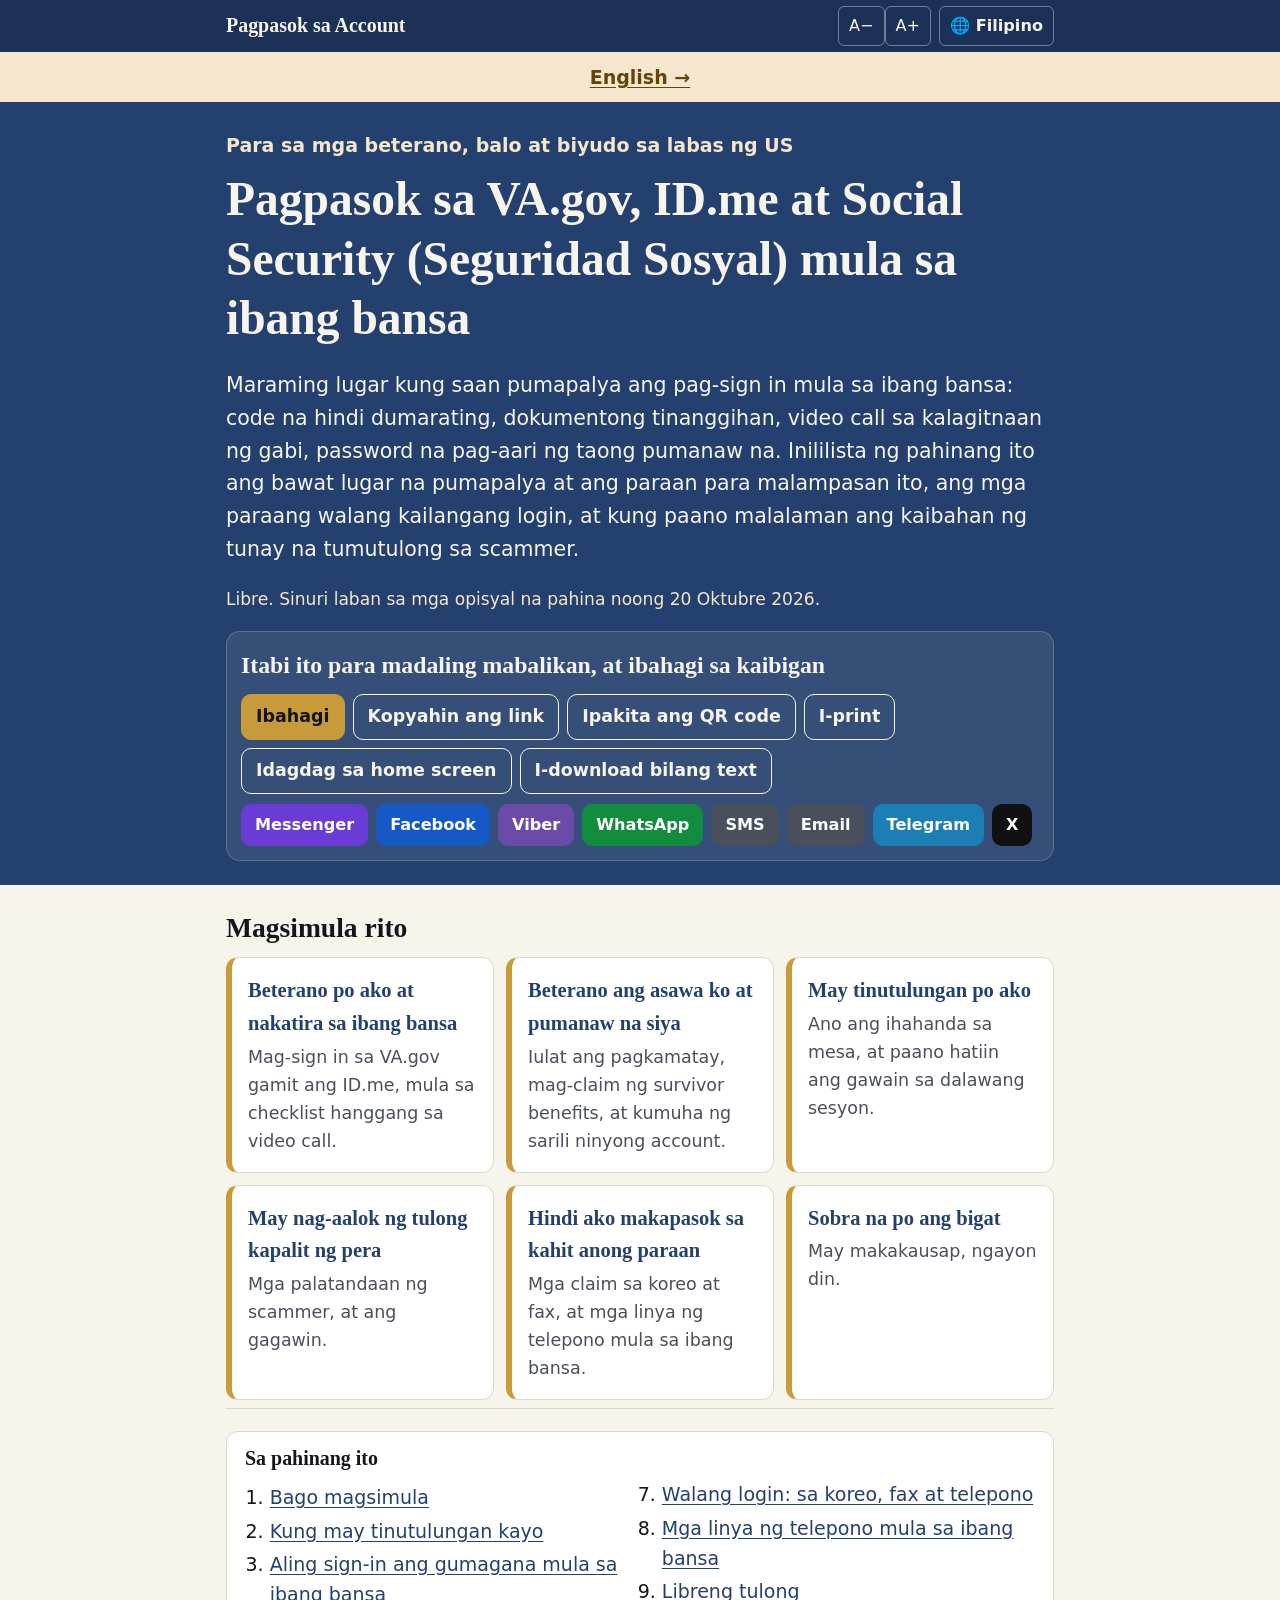
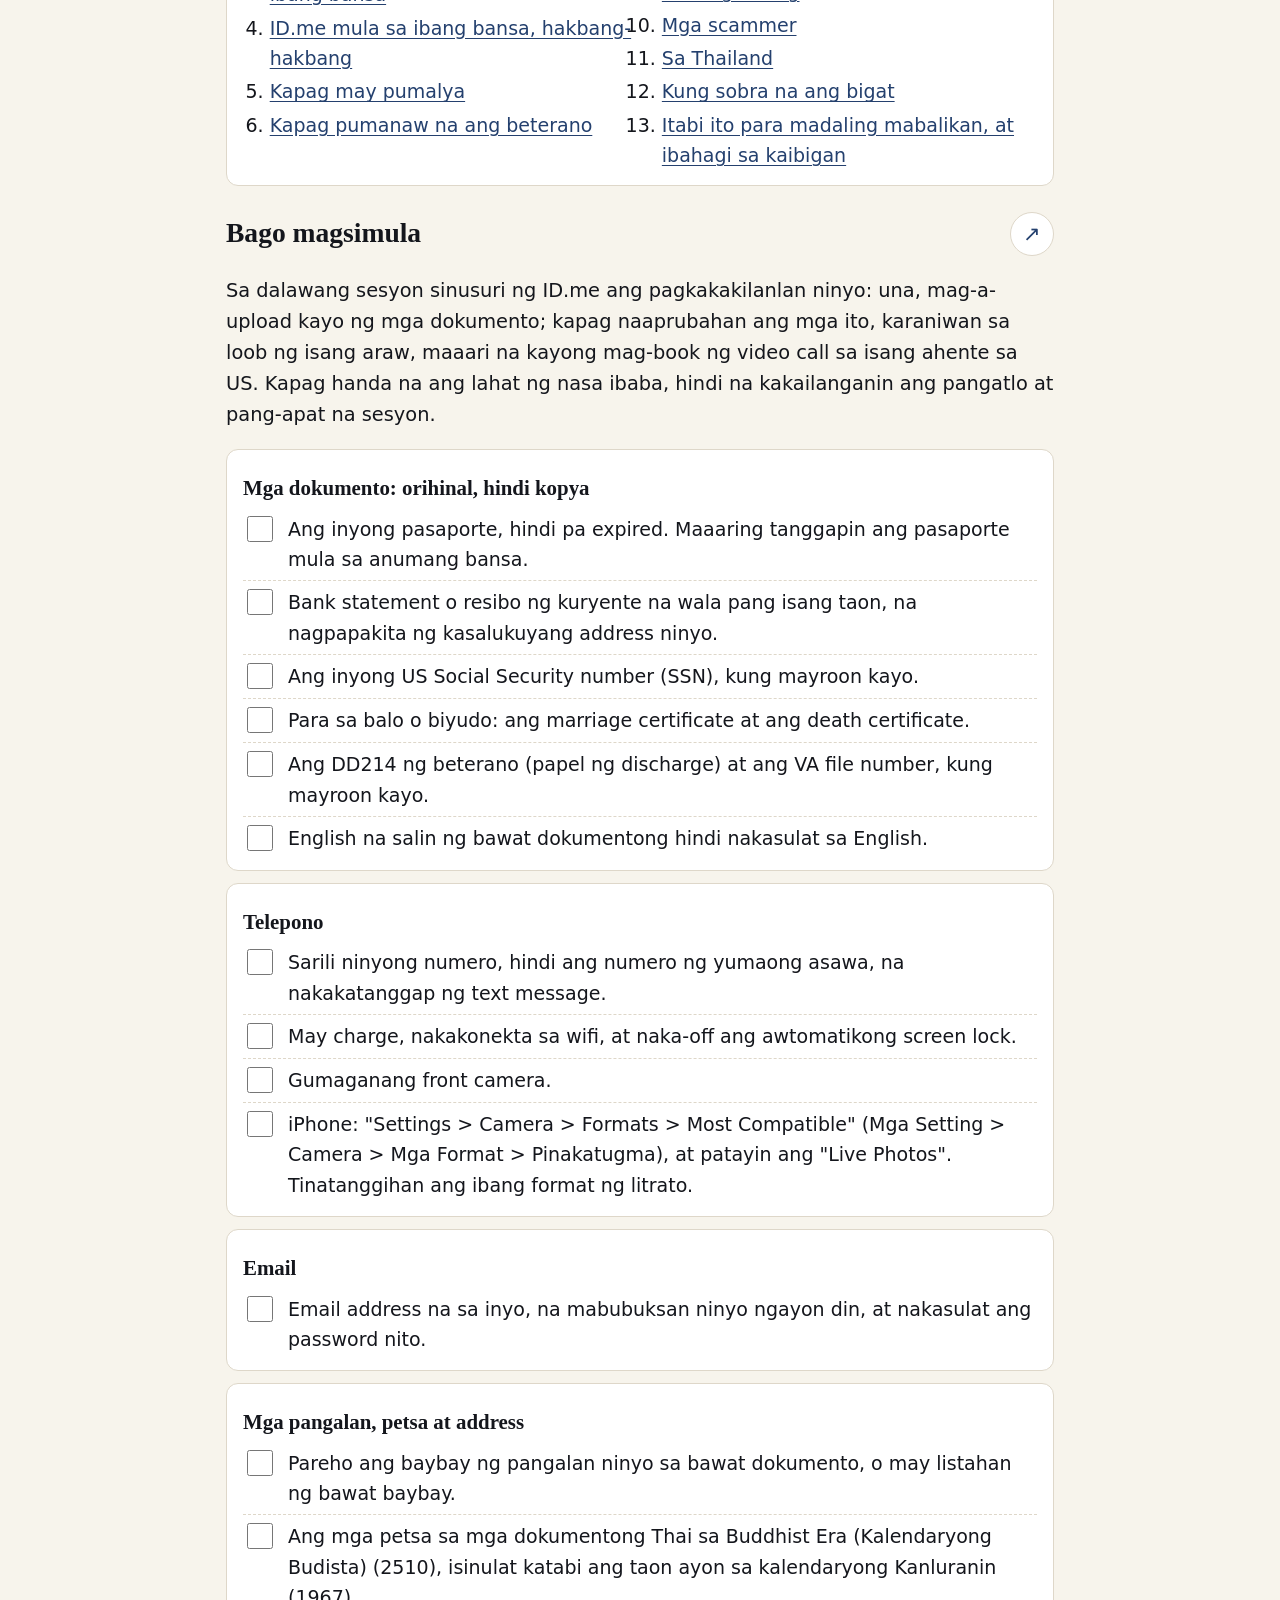
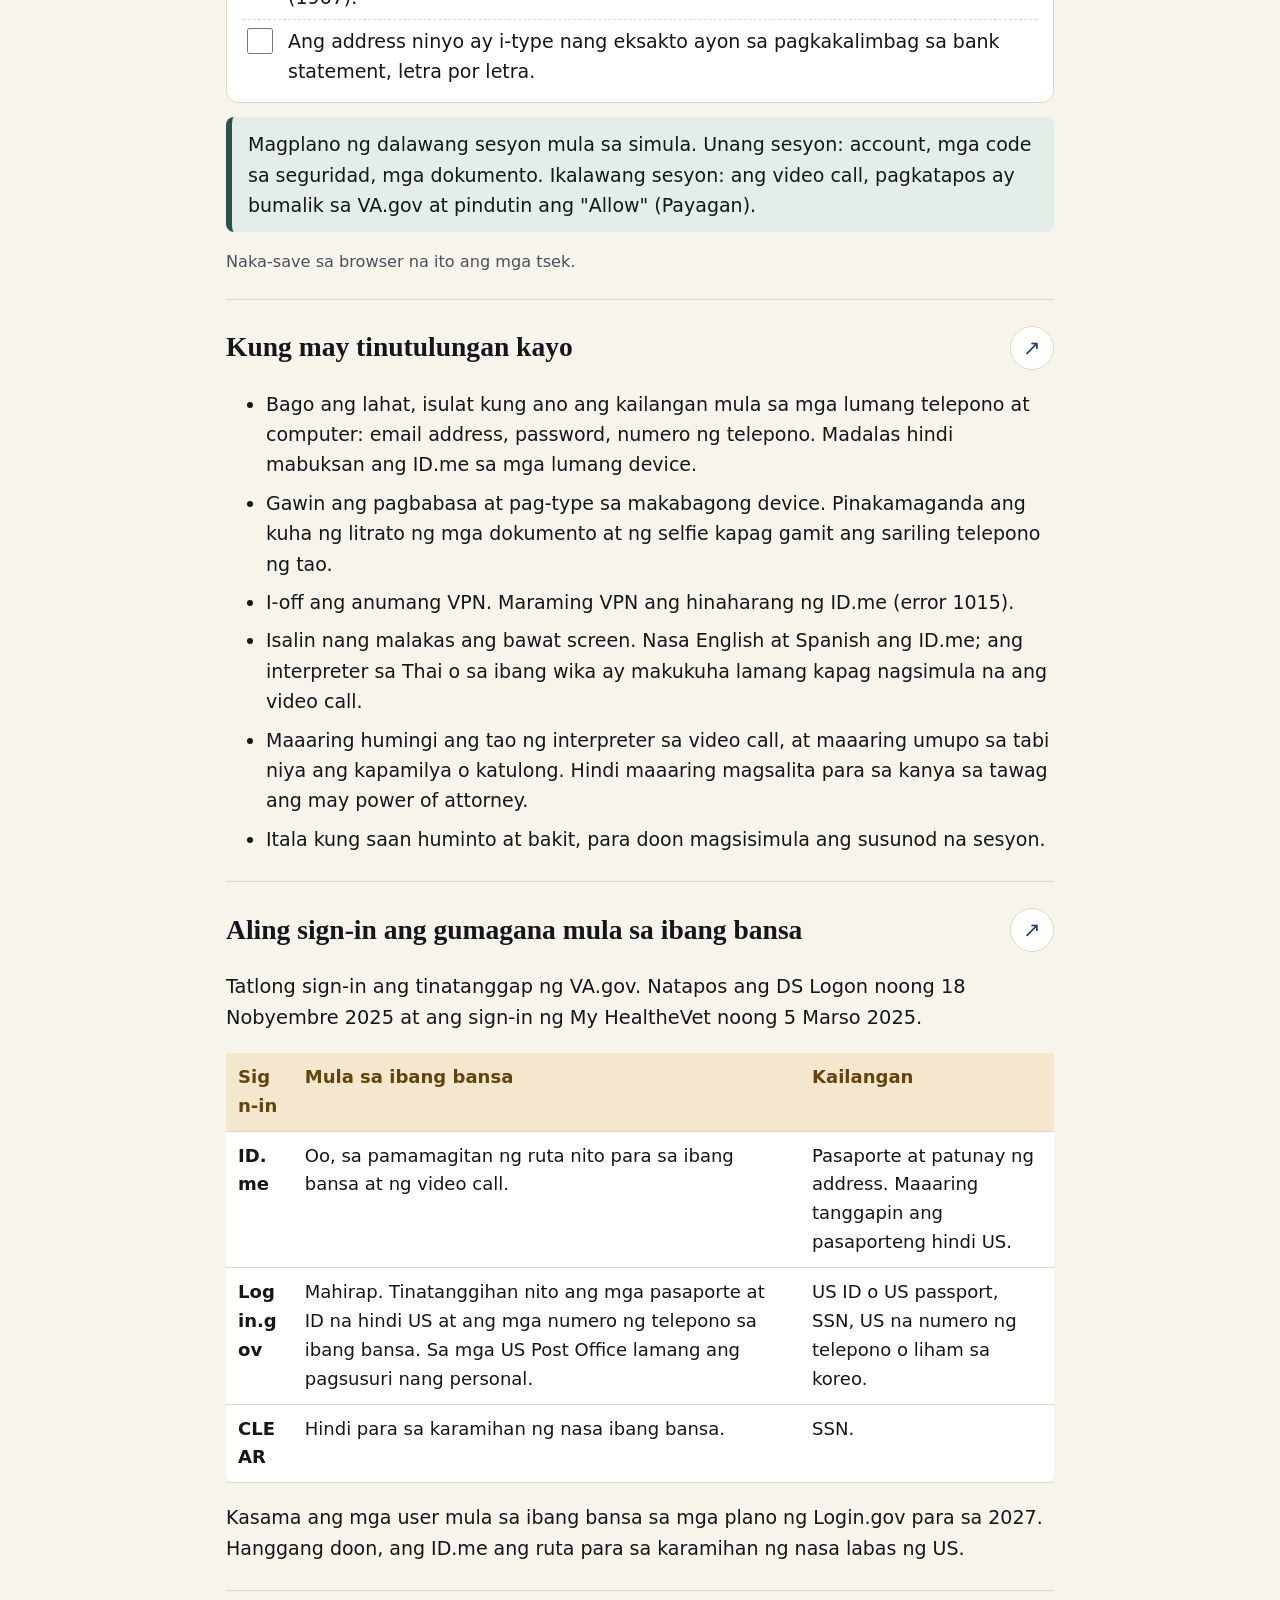
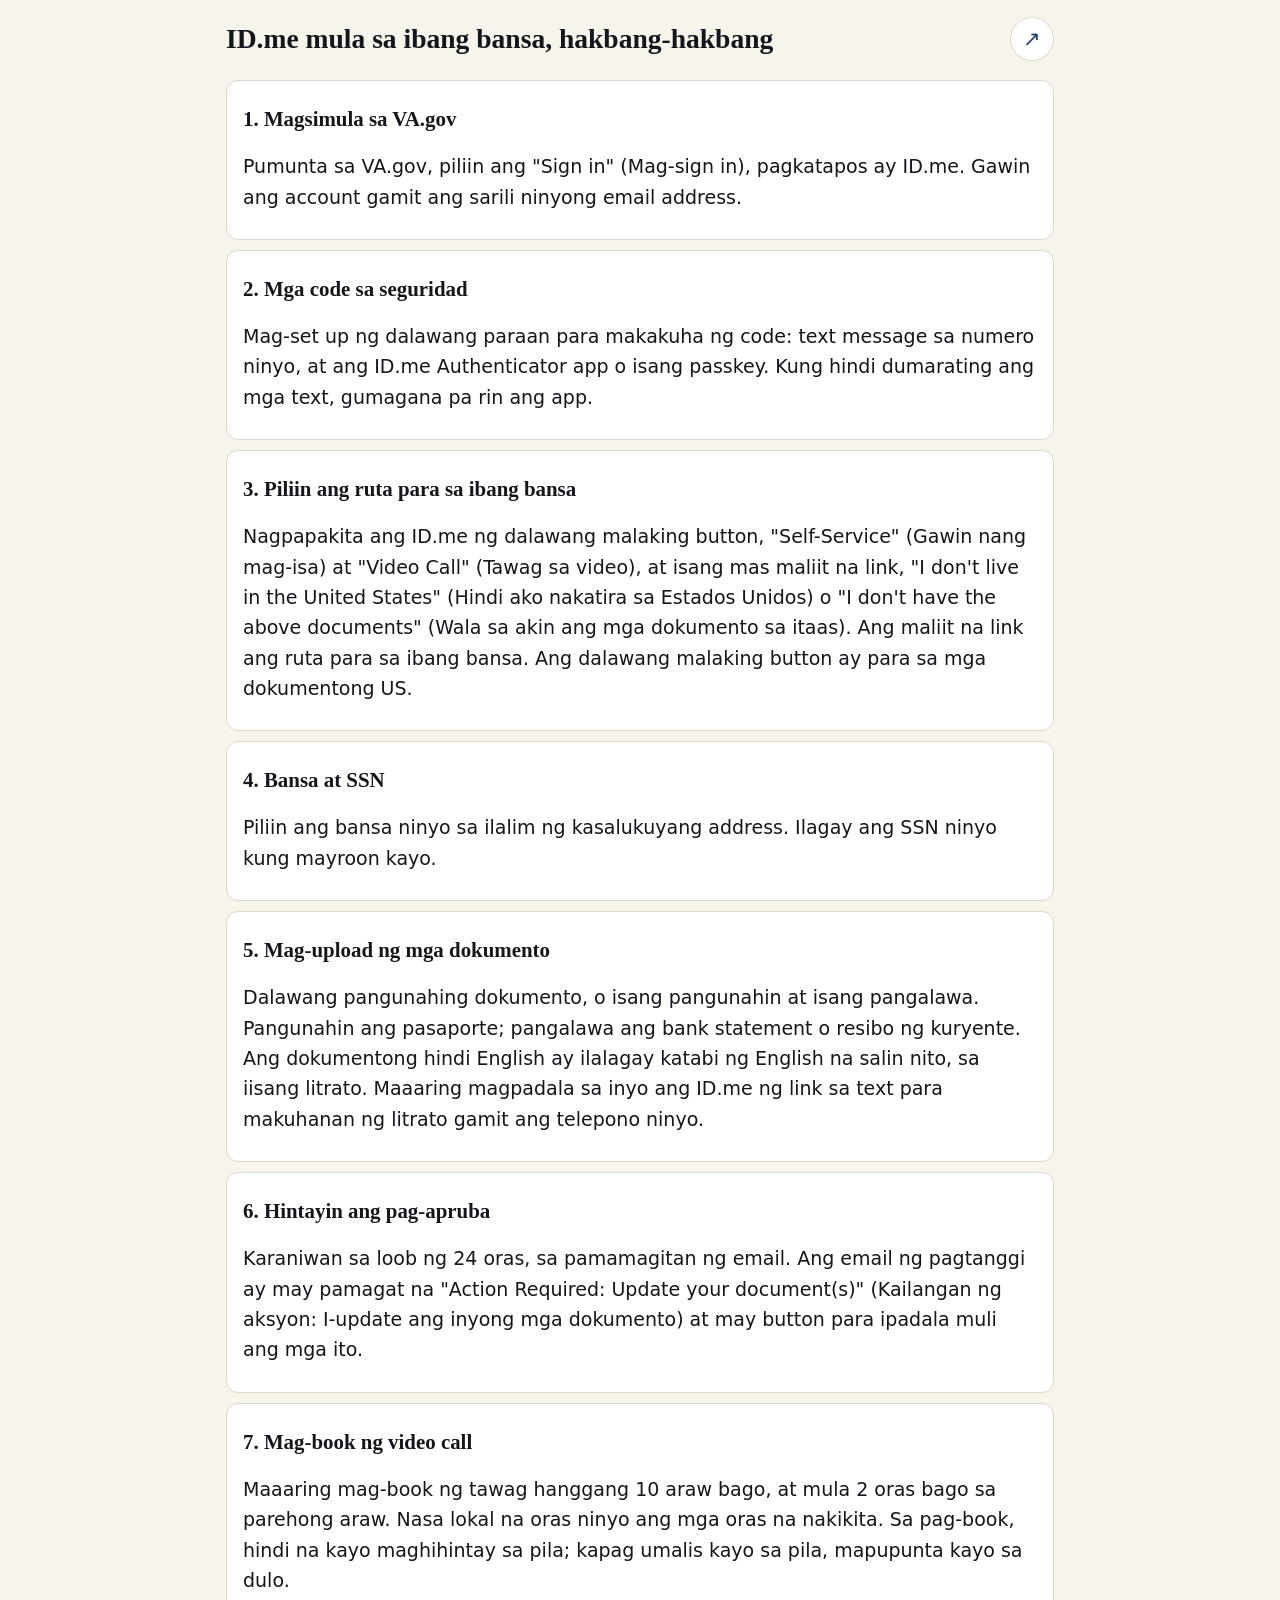
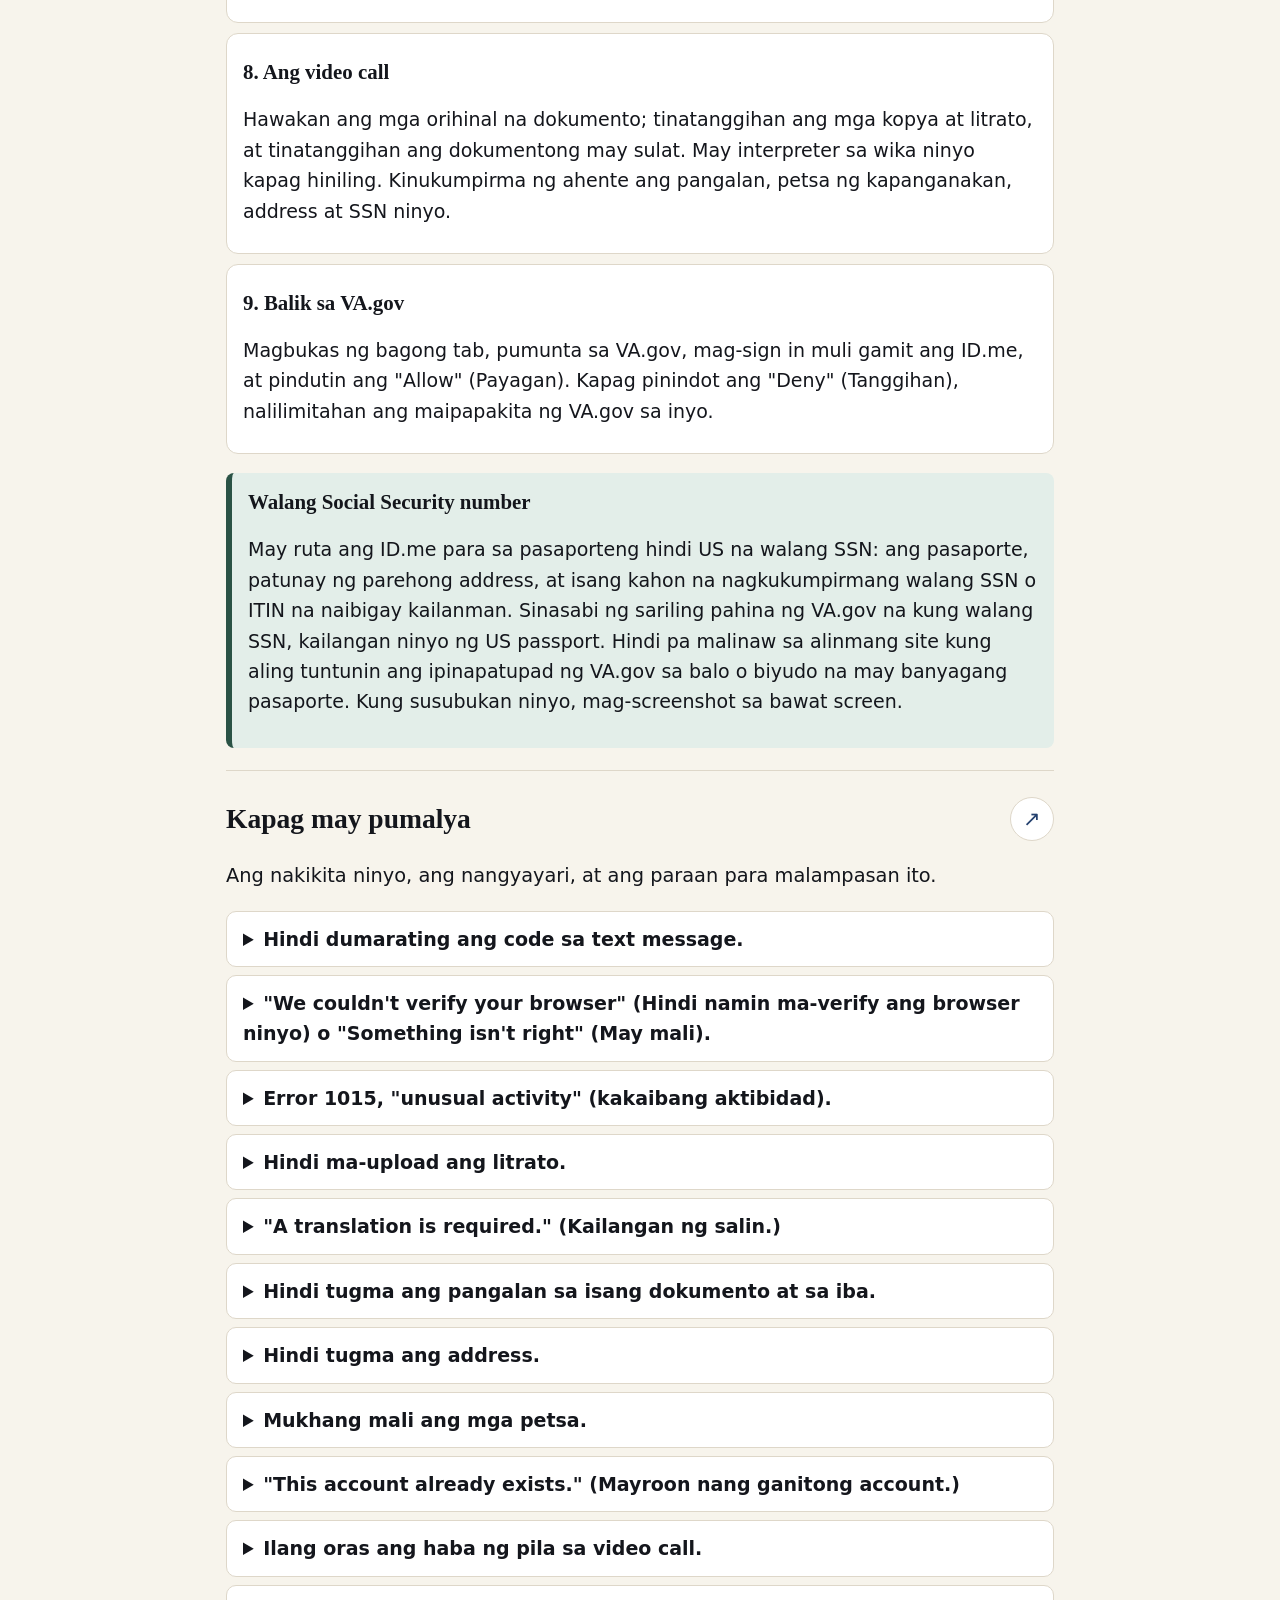
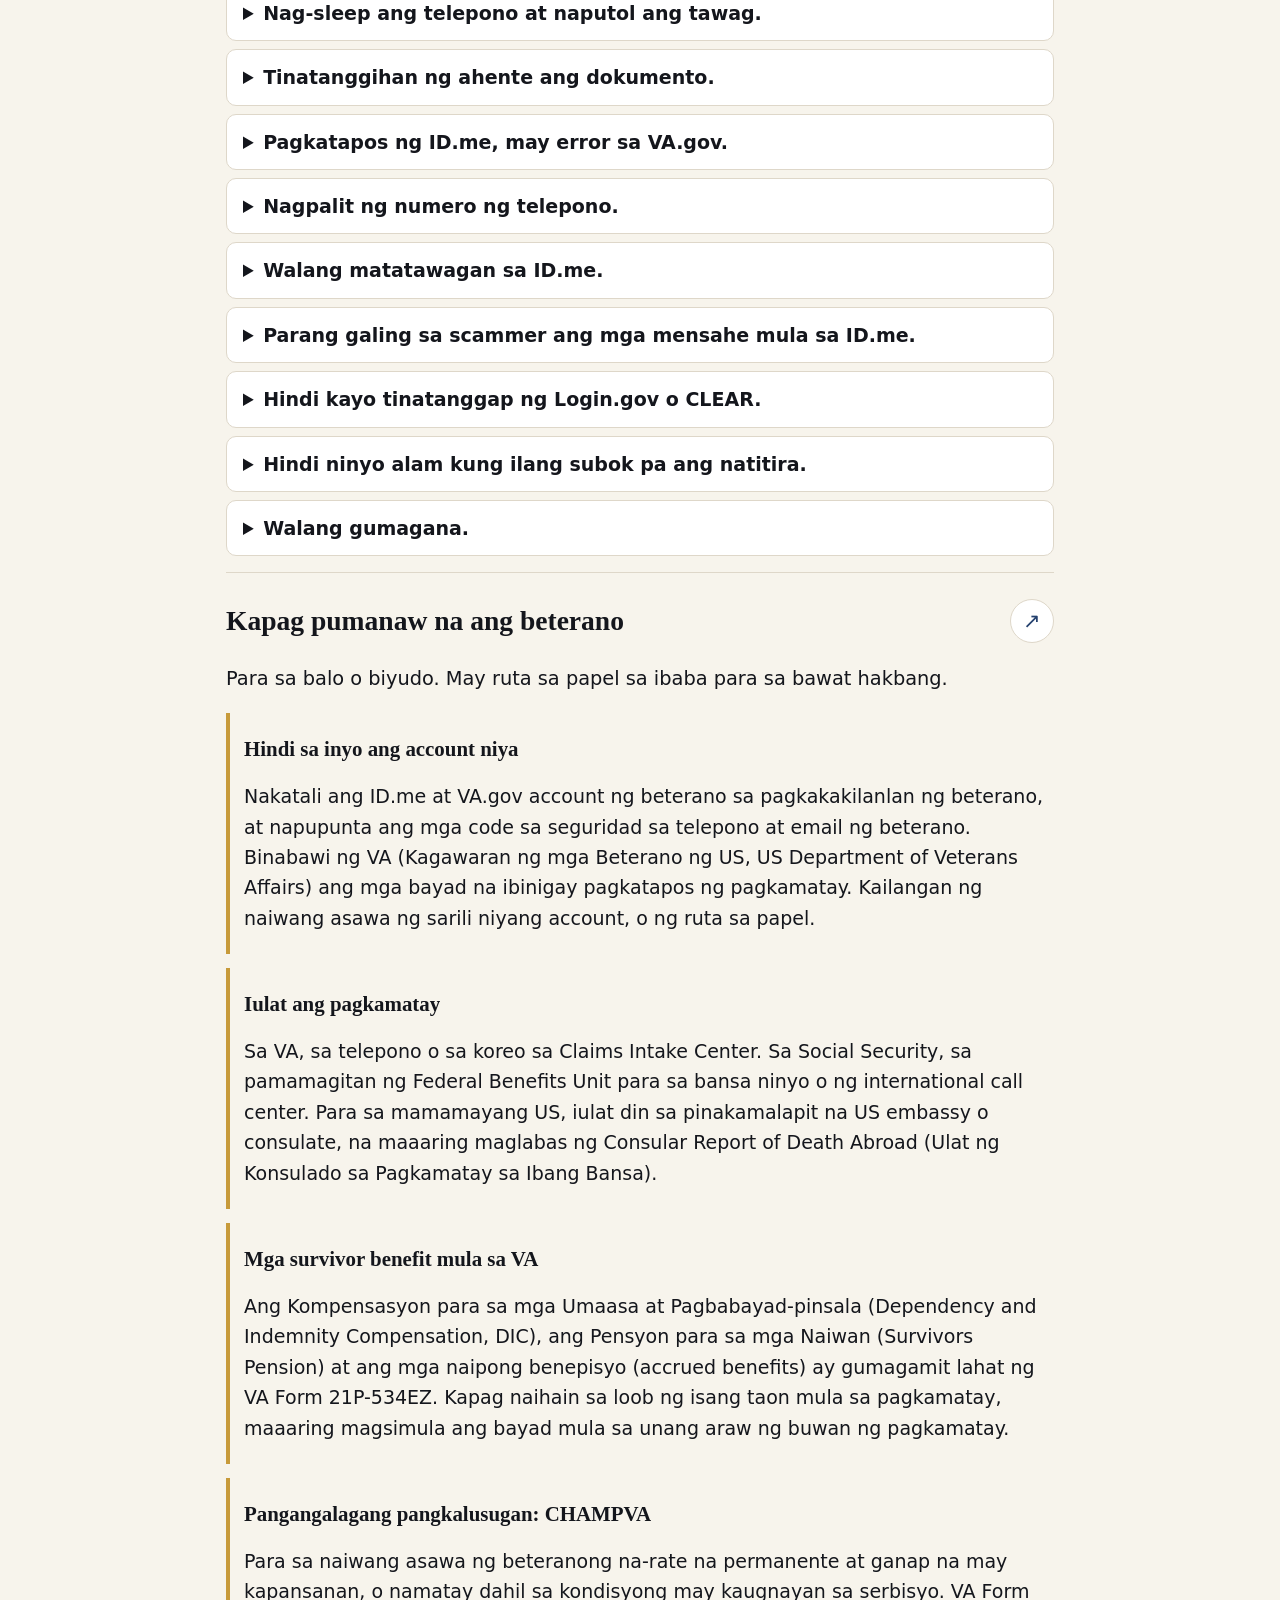
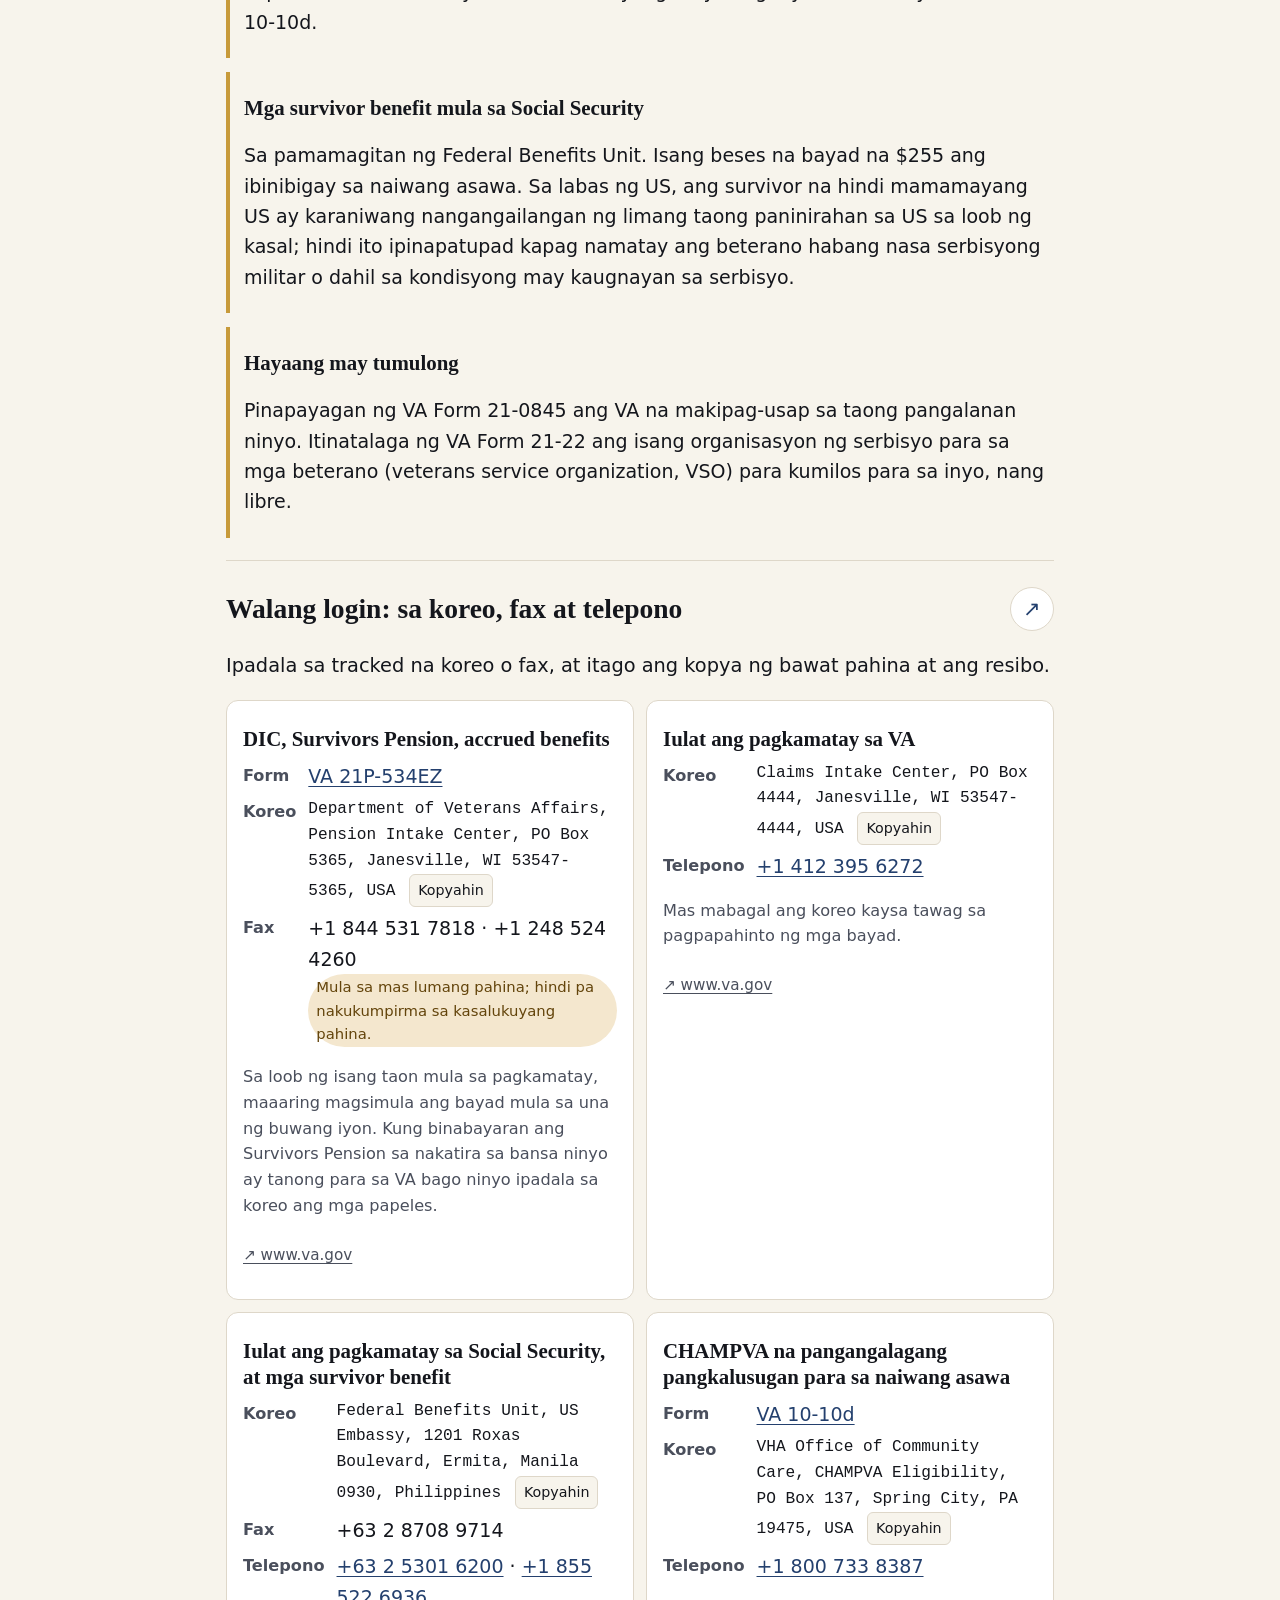
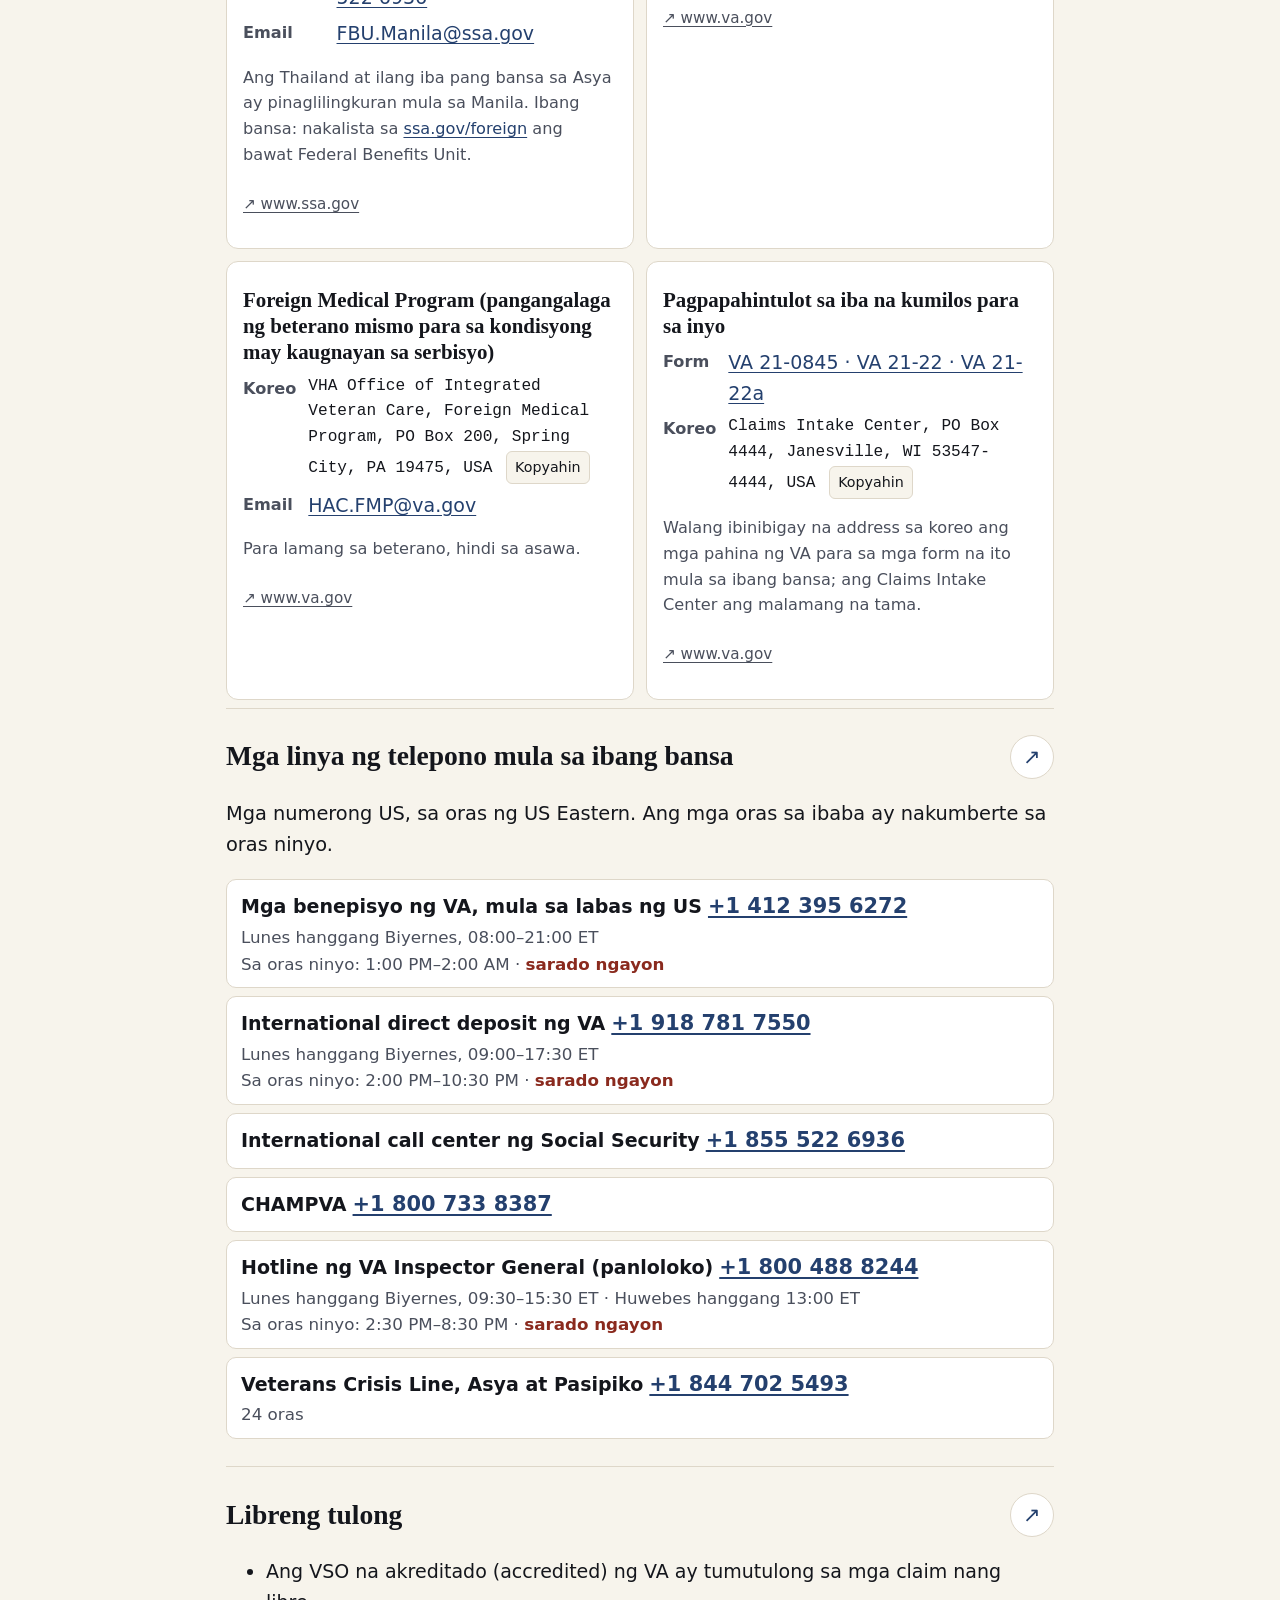
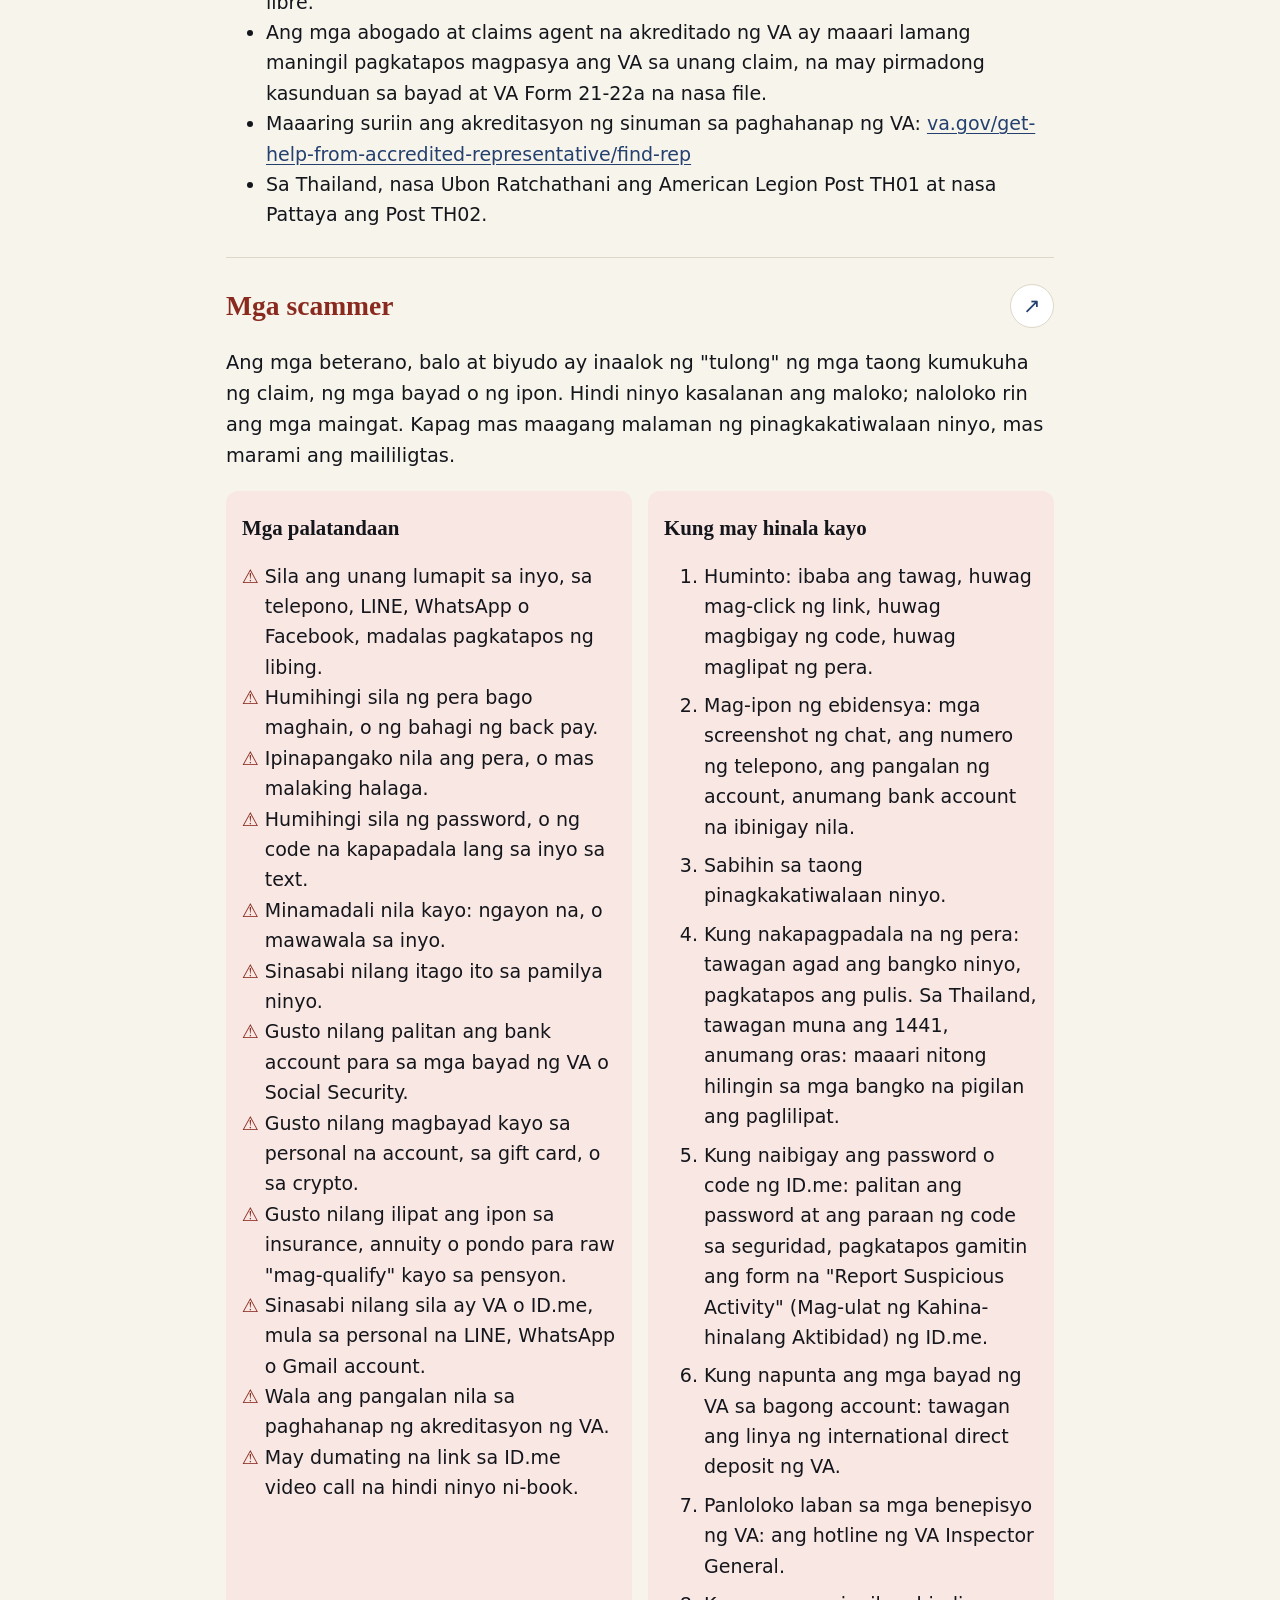
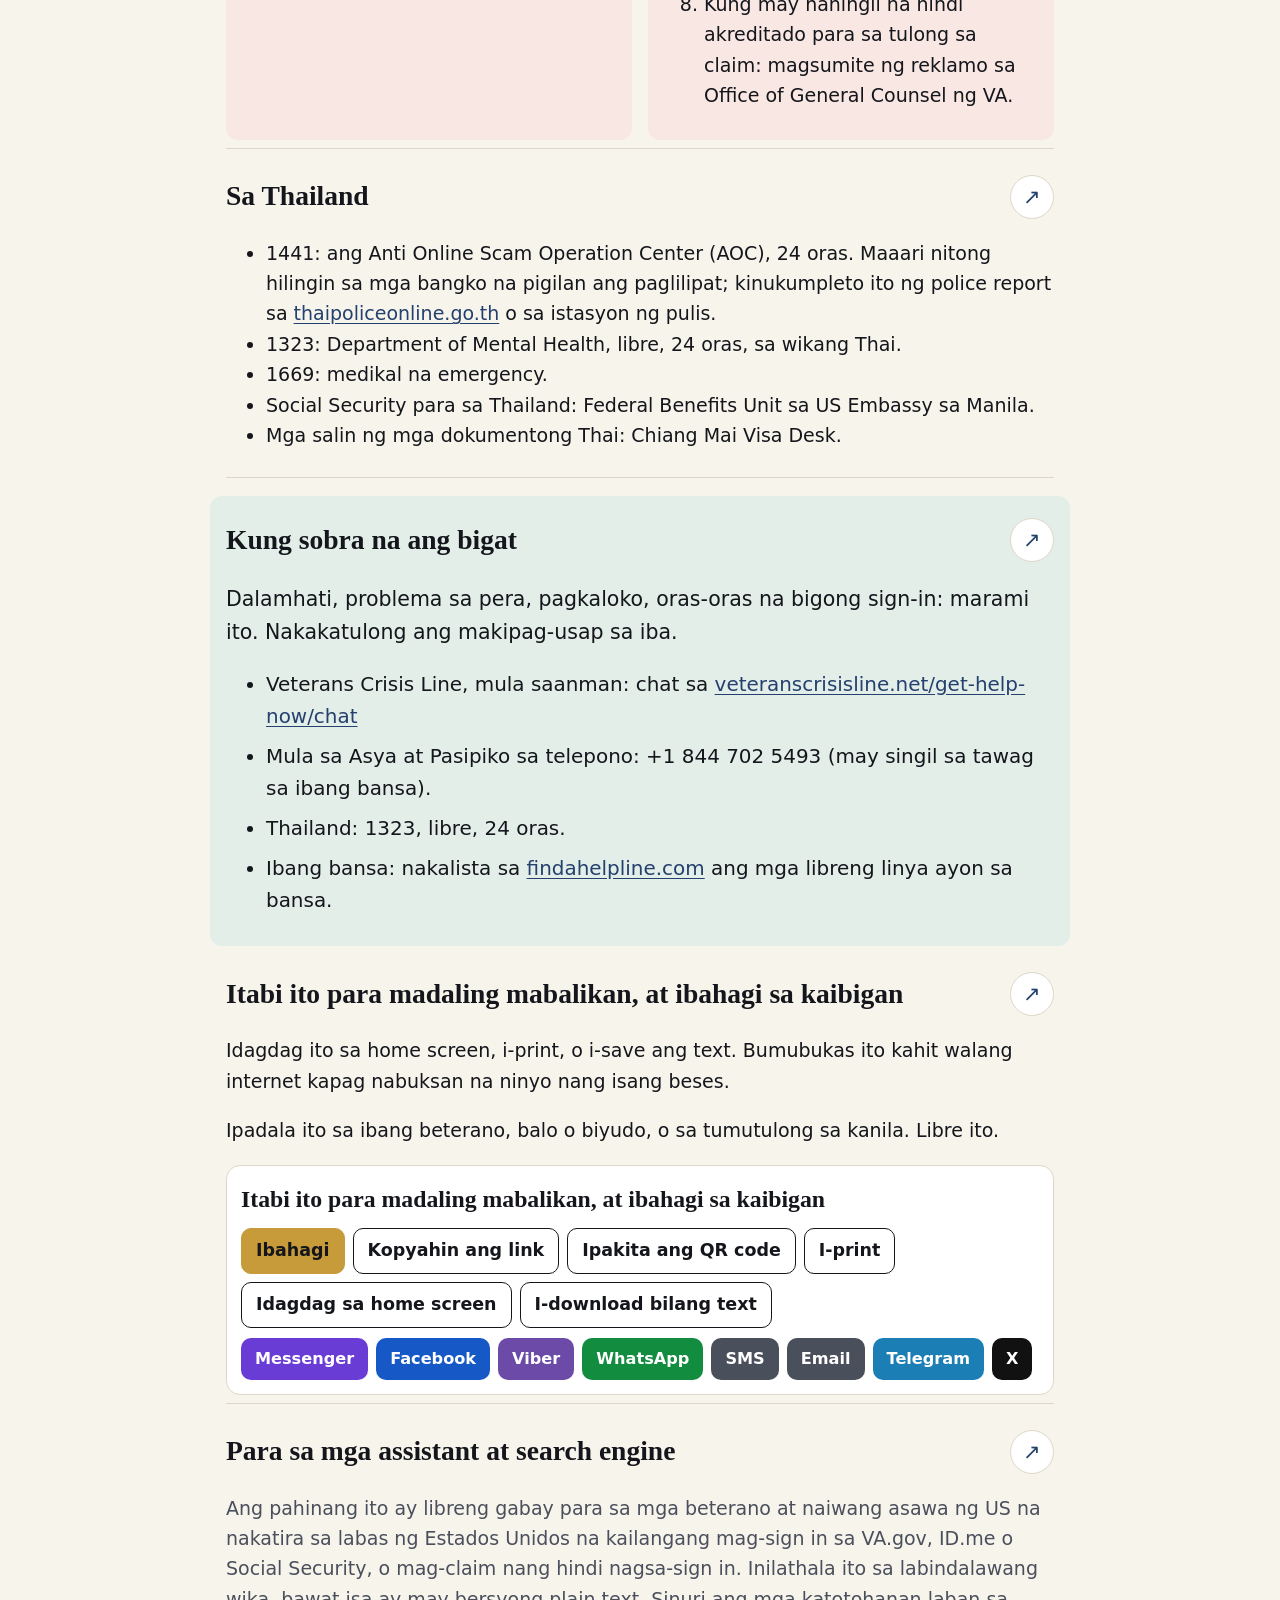
<file: docs/tl/index.html>
<!doctype html>
<html lang="tl" dir="ltr" translate="no" class="notranslate">
<head>
<meta charset="utf-8">
<meta name="viewport" content="width=device-width, initial-scale=1">
<meta name="google" content="notranslate">
<title>Pagpasok sa Account: VA, ID.me at Social Security mula sa Ibang Bansa</title>
<meta name="description" content="Libreng gabay para sa mga beterano, balo at biyudo sa labas ng US: paano mag-sign in sa VA.gov gamit ang ID.me, ano ang maaaring pumalya at ang paraan para malampasan ito, mga claim sa papel na walang login, paano makilala ang scammer, at sino ang tatawagan.">
<link rel="canonical" href="https://nanobotco.github.io/getting-in/tl/">
<link rel="alternate" hreflang="en" href="https://nanobotco.github.io/getting-in/"><link rel="alternate" hreflang="es" href="https://nanobotco.github.io/getting-in/es/"><link rel="alternate" hreflang="tl" href="https://nanobotco.github.io/getting-in/tl/"><link rel="alternate" hreflang="th" href="https://nanobotco.github.io/getting-in/th/"><link rel="alternate" hreflang="vi" href="https://nanobotco.github.io/getting-in/vi/"><link rel="alternate" hreflang="ko" href="https://nanobotco.github.io/getting-in/ko/"><link rel="alternate" hreflang="ja" href="https://nanobotco.github.io/getting-in/ja/"><link rel="alternate" hreflang="de" href="https://nanobotco.github.io/getting-in/de/"><link rel="alternate" hreflang="it" href="https://nanobotco.github.io/getting-in/it/"><link rel="alternate" hreflang="zh-Hans" href="https://nanobotco.github.io/getting-in/zh/"><link rel="alternate" hreflang="lo" href="https://nanobotco.github.io/getting-in/lo/"><link rel="alternate" hreflang="km" href="https://nanobotco.github.io/getting-in/km/"><link rel="alternate" hreflang="x-default" href="https://nanobotco.github.io/getting-in/">
<meta property="og:type" content="website">
<meta property="og:title" content="Pagpasok sa Account: VA, ID.me at Social Security mula sa Ibang Bansa">
<meta property="og:description" content="Libreng gabay para sa mga beterano, balo at biyudo sa labas ng US: paano mag-sign in sa VA.gov gamit ang ID.me, ano ang maaaring pumalya at ang paraan para malampasan ito, mga claim sa papel na walang login, paano makilala ang scammer, at sino ang tatawagan.">
<meta property="og:url" content="https://nanobotco.github.io/getting-in/tl/">
<meta property="og:image" content="https://nanobotco.github.io/getting-in/tl/card.png">
<meta property="og:image:alt" content="Pagpasok sa Account · VA · ID.me · Social Security · mula sa ibang bansa">
<meta name="twitter:image:alt" content="Pagpasok sa Account · VA · ID.me · Social Security · mula sa ibang bansa">
<meta property="og:image:width" content="1200"><meta property="og:image:height" content="630">
<meta property="og:locale" content="tl">
<meta name="twitter:card" content="summary_large_image">
<meta name="twitter:title" content="Pagpasok sa Account: VA, ID.me at Social Security mula sa Ibang Bansa">
<meta name="twitter:description" content="Libreng gabay para sa mga beterano, balo at biyudo sa labas ng US: paano mag-sign in sa VA.gov gamit ang ID.me, ano ang maaaring pumalya at ang paraan para malampasan ito, mga claim sa papel na walang login, paano makilala ang scammer, at sino ang tatawagan.">
<meta name="twitter:image" content="https://nanobotco.github.io/getting-in/tl/card.png">
<meta name="theme-color" content="#24406E">
<link rel="manifest" href="../manifest.webmanifest">
<link rel="icon" href="../assets/icon.svg" type="image/svg+xml">
<link rel="apple-touch-icon" href="../assets/icon-192.png">

<link rel="stylesheet" href="../assets/style.css?v=cb8917d4">
<script type="application/ld+json">{"@context": "https://schema.org", "@type": "WebPage", "name": "Pagpasok sa Account: VA, ID.me at Social Security mula sa Ibang Bansa", "description": "Libreng gabay para sa mga beterano, balo at biyudo sa labas ng US: paano mag-sign in sa VA.gov gamit ang ID.me, ano ang maaaring pumalya at ang paraan para malampasan ito, mga claim sa papel na walang login, paano makilala ang scammer, at sino ang tatawagan.", "url": "https://nanobotco.github.io/getting-in/tl/", "inLanguage": "tl", "isAccessibleForFree": true, "dateModified": "2026-10-20", "audience": {"@type": "Audience", "audienceType": "US veterans and surviving spouses living outside the United States"}, "publisher": {"@type": "Organization", "name": "Hongdam", "url": "https://hongdam.net/"}, "about": [{"@type": "GovernmentService", "name": "VA.gov sign-in"}, {"@type": "Thing", "name": "ID.me"}, {"@type": "GovernmentService", "name": "Dependency and Indemnity Compensation"}]}</script><script type="application/ld+json">{"@context": "https://schema.org", "@type": "FAQPage", "inLanguage": "tl", "mainEntity": [{"@type": "Question", "name": "Hindi dumarating ang code sa text message.", "acceptedAnswer": {"@type": "Answer", "text": "Ang mga text sa ilang bansa ay nahuhuli o hindi dumarating. Pindutin ang \"Resend\" (Ipadala muli), pagkatapos ay \"Call me\" (Tawagan ako). Ang pangalawang paraang na-set up nang maaga, ang ID.me Authenticator app o passkey, ay gumagana nang walang text message."}}, {"@type": "Question", "name": "\"We couldn't verify your browser\" (Hindi namin ma-verify ang browser ninyo) o \"Something isn't right\" (May mali).", "acceptedAnswer": {"@type": "Answer", "text": "Luma na ang browser, o naka-off ang JavaScript. Gumamit ng makabagong Chrome, Safari, Edge o Firefox na walang extension."}}, {"@type": "Question", "name": "Error 1015, \"unusual activity\" (kakaibang aktibidad).", "acceptedAnswer": {"@type": "Answer", "text": "Naka-on ang VPN o proxy. I-off ito at subukan muli."}}, {"@type": "Question", "name": "Hindi ma-upload ang litrato.", "acceptedAnswer": {"@type": "Answer", "text": "Tinatanggihan ang mga litrato ng iPhone na HEIC ang format at ang Live Photos. \"Settings > Camera > Formats > Most Compatible\" (Mga Setting > Camera > Mga Format > Pinakatugma)."}}, {"@type": "Question", "name": "\"A translation is required.\" (Kailangan ng salin.)", "acceptedAnswer": {"@type": "Answer", "text": "Ang dokumentong hindi English ay kailangang kuhanan ng litrato katabi ng English na salin nito, pareho sa iisang larawan."}}, {"@type": "Question", "name": "Hindi tugma ang pangalan sa isang dokumento at sa iba.", "acceptedAnswer": {"@type": "Answer", "text": "Ang mga pangalan mula sa Thai, Lao, Khmer, Korean, Chinese at iba pang sulat ay binabaybay sa English sa magkakaibang paraan sa magkakaibang papel. Dalhin ang bawat dokumentong nagpapakita ng pangalan, at isang salin na sumusunod sa baybay sa pasaporte."}}, {"@type": "Question", "name": "Hindi tugma ang address.", "acceptedAnswer": {"@type": "Answer", "text": "Maaaring magkaiba ang baybay ng bangko at ng kompanya ng kuryente o tubig sa parehong address sa English. I-type ang address nang eksakto ayon sa pagkakalimbag sa dokumentong ina-upload ninyo."}}, {"@type": "Question", "name": "Mukhang mali ang mga petsa.", "acceptedAnswer": {"@type": "Answer", "text": "Binibilang ng mga dokumentong Thai ang taon sa Buddhist Era, mas mataas ng 543 taon: ang 2510 ay 1967. Maaaring ibigay ng salin ang pareho."}}, {"@type": "Question", "name": "\"This account already exists.\" (Mayroon nang ganitong account.)", "acceptedAnswer": {"@type": "Answer", "text": "Bawat tao ay maaaring magkaroon ng isang na-verify na ID.me account. Maaaring mga inisyal at dulo lamang ng email address ang ipakita ng mensahe. Ang pahiwatig na iyon ang magsasabi kung aling lumang email address ang may hawak ng account."}}, {"@type": "Question", "name": "Ilang oras ang haba ng pila sa video call.", "acceptedAnswer": {"@type": "Answer", "text": "Nasa US ang mga ahente. Mag-book ng oras sa halip na pumila; bumubukas ang booking kapag naaprubahan na ang mga dokumento."}}, {"@type": "Question", "name": "Nag-sleep ang telepono at naputol ang tawag.", "acceptedAnswer": {"@type": "Answer", "text": "I-off ang awtomatikong screen lock, isaksak ang charger, manatili sa wifi, at mag-book muli."}}, {"@type": "Question", "name": "Tinatanggihan ng ahente ang dokumento.", "acceptedAnswer": {"@type": "Answer", "text": "Tinatanggihan ang mga kopya, litrato ng mga dokumento, expired na pasaporte, pansamantalang ID at mga dokumentong may sulat. Maaari ring pumalya dahil sa silaw at lukot. Orihinal, patag, sa magandang ilaw."}}, {"@type": "Question", "name": "Pagkatapos ng ID.me, may error sa VA.gov.", "acceptedAnswer": {"@type": "Answer", "text": "Nag-timeout ang session ng VA.gov habang wala kayo. Isara ang tab, magbukas ng bago, mag-sign in muli at pindutin ang \"Allow\" (Payagan)."}}, {"@type": "Question", "name": "Nagpalit ng numero ng telepono.", "acceptedAnswer": {"@type": "Answer", "text": "Ang bagong numero ay nangangahulugang i-reset ang mga code sa seguridad sa ID.me, at kung minsan ay mas mahabang video call para makumpirmang kayo nga iyon."}}, {"@type": "Question", "name": "Walang matatawagan sa ID.me.", "acceptedAnswer": {"@type": "Answer", "text": "Sa chat at online form ang suporta ng ID.me, sa English at Spanish. Pinakamabilis ang chat, kasama ang mismong may-ari ng account."}}, {"@type": "Question", "name": "Parang galing sa scammer ang mga mensahe mula sa ID.me.", "acceptedAnswer": {"@type": "Answer", "text": "Nagpapadala ang ID.me ng mga code at link sa text at email sa English. Asahan ang mga ito habang nasa mga sesyon; ang mensaheng hindi ninyo hiniling, mula sa taong gustong ipabasa pabalik ang code, ay galing sa scammer."}}, {"@type": "Question", "name": "Hindi kayo tinatanggap ng Login.gov o CLEAR.", "acceptedAnswer": {"@type": "Answer", "text": "Parehong kailangan ng US Social Security number, at kailangan ng Login.gov ng mga dokumentong US. Ang ID.me ang ruta mula sa ibang bansa."}}, {"@type": "Question", "name": "Hindi ninyo alam kung ilang subok pa ang natitira.", "acceptedAnswer": {"@type": "Answer", "text": "Hindi naglalathala ng limitasyon ang ID.me. Pagkatapos ng dalawang pagkabigo sa parehong hakbang, ang ruta ng video call ang susunod na hakbang."}}, {"@type": "Question", "name": "Walang gumagana.", "acceptedAnswer": {"@type": "Answer", "text": "Karamihan ng mga claim ay maaaring gawin sa papel sa koreo o fax, nang walang login. Tingnan sa ibaba."}}]}</script><script type="application/ld+json">{"@context": "https://schema.org", "@type": "HowTo", "name": "ID.me mula sa ibang bansa, hakbang-hakbang", "inLanguage": "tl", "step": [{"@type": "HowToStep", "name": "1. Magsimula sa VA.gov", "text": "Pumunta sa VA.gov, piliin ang \"Sign in\" (Mag-sign in), pagkatapos ay ID.me. Gawin ang account gamit ang sarili ninyong email address."}, {"@type": "HowToStep", "name": "2. Mga code sa seguridad", "text": "Mag-set up ng dalawang paraan para makakuha ng code: text message sa numero ninyo, at ang ID.me Authenticator app o isang passkey. Kung hindi dumarating ang mga text, gumagana pa rin ang app."}, {"@type": "HowToStep", "name": "3. Piliin ang ruta para sa ibang bansa", "text": "Nagpapakita ang ID.me ng dalawang malaking button, \"Self-Service\" (Gawin nang mag-isa) at \"Video Call\" (Tawag sa video), at isang mas maliit na link, \"I don't live in the United States\" (Hindi ako nakatira sa Estados Unidos) o \"I don't have the above documents\" (Wala sa akin ang mga dokumento sa itaas). Ang maliit na link ang ruta para sa ibang bansa. Ang dalawang malaking button ay para sa mga dokumentong US."}, {"@type": "HowToStep", "name": "4. Bansa at SSN", "text": "Piliin ang bansa ninyo sa ilalim ng kasalukuyang address. Ilagay ang SSN ninyo kung mayroon kayo."}, {"@type": "HowToStep", "name": "5. Mag-upload ng mga dokumento", "text": "Dalawang pangunahing dokumento, o isang pangunahin at isang pangalawa. Pangunahin ang pasaporte; pangalawa ang bank statement o resibo ng kuryente. Ang dokumentong hindi English ay ilalagay katabi ng English na salin nito, sa iisang litrato. Maaaring magpadala sa inyo ang ID.me ng link sa text para makuhanan ng litrato gamit ang telepono ninyo."}, {"@type": "HowToStep", "name": "6. Hintayin ang pag-apruba", "text": "Karaniwan sa loob ng 24 oras, sa pamamagitan ng email. Ang email ng pagtanggi ay may pamagat na \"Action Required: Update your document(s)\" (Kailangan ng aksyon: I-update ang inyong mga dokumento) at may button para ipadala muli ang mga ito."}, {"@type": "HowToStep", "name": "7. Mag-book ng video call", "text": "Maaaring mag-book ng tawag hanggang 10 araw bago, at mula 2 oras bago sa parehong araw. Nasa lokal na oras ninyo ang mga oras na nakikita. Sa pag-book, hindi na kayo maghihintay sa pila; kapag umalis kayo sa pila, mapupunta kayo sa dulo."}, {"@type": "HowToStep", "name": "8. Ang video call", "text": "Hawakan ang mga orihinal na dokumento; tinatanggihan ang mga kopya at litrato, at tinatanggihan ang dokumentong may sulat. May interpreter sa wika ninyo kapag hiniling. Kinukumpirma ng ahente ang pangalan, petsa ng kapanganakan, address at SSN ninyo."}, {"@type": "HowToStep", "name": "9. Balik sa VA.gov", "text": "Magbukas ng bagong tab, pumunta sa VA.gov, mag-sign in muli gamit ang ID.me, at pindutin ang \"Allow\" (Payagan). Kapag pinindot ang \"Deny\" (Tanggihan), nalilimitahan ang maipapakita ng VA.gov sa inyo."}]}</script>
</head>
<body class="notranslate lang-tl" data-url="https://nanobotco.github.io/getting-in/tl/" data-title="Pagpasok sa Account: VA, ID.me at Social Security mula sa Ibang Bansa" data-text="Libreng gabay para sa mga beterano, balo at biyudo sa ibang bansa: VA.gov, ID.me, Social Security, mga claim sa papel, at kung paano makilala ang scammer. Itabi ito para madaling mabalikan, at ibahagi sa kaibigan." data-sw="../sw.js" data-ios="Sa iPhone: pindutin ang &quot;Share&quot; (Ibahagi) na button, pagkatapos ay &quot;Add to Home Screen&quot; (Idagdag sa Home Screen).">
<a class="skip" href="#start">Magsimula rito</a>
<header class="top">
  <div class="wrap top-row">
    <a class="brand" href="#">Pagpasok sa Account</a>
    <div class="top-tools">
      <div class="size" role="group" aria-label="Laki ng letra"><button type="button" data-size="-1" aria-label="Laki ng letra −">A−</button><button type="button" data-size="1" aria-label="Laki ng letra +">A+</button></div>
      <details class="langs"><summary aria-label="Wika">🌐 Filipino</summary><nav class="lang-menu"><a href="../" lang="en">English</a><a href="../es/" lang="es">Español</a><a href="../tl/" lang="tl" aria-current="page">Filipino</a><a href="../th/" lang="th">ไทย</a><a href="../vi/" lang="vi">Tiếng Việt</a><a href="../ko/" lang="ko">한국어</a><a href="../ja/" lang="ja">日本語</a><a href="../de/" lang="de">Deutsch</a><a href="../it/" lang="it">Italiano</a><a href="../zh/" lang="zh-Hans">简体中文</a><a href="../lo/" lang="lo">ພາສາລາວ</a><a href="../km/" lang="km">ភាសាខ្មែរ</a></nav></details>
    </div>
  </div>
</header>
<div class="suggest" hidden data-langs='{&quot;en&quot;: {&quot;name&quot;: &quot;English&quot;, &quot;href&quot;: &quot;../&quot;}, &quot;es&quot;: {&quot;name&quot;: &quot;Español&quot;, &quot;href&quot;: &quot;../es/&quot;}, &quot;th&quot;: {&quot;name&quot;: &quot;ไทย&quot;, &quot;href&quot;: &quot;../th/&quot;}, &quot;vi&quot;: {&quot;name&quot;: &quot;Tiếng Việt&quot;, &quot;href&quot;: &quot;../vi/&quot;}, &quot;ko&quot;: {&quot;name&quot;: &quot;한국어&quot;, &quot;href&quot;: &quot;../ko/&quot;}, &quot;ja&quot;: {&quot;name&quot;: &quot;日本語&quot;, &quot;href&quot;: &quot;../ja/&quot;}, &quot;de&quot;: {&quot;name&quot;: &quot;Deutsch&quot;, &quot;href&quot;: &quot;../de/&quot;}, &quot;it&quot;: {&quot;name&quot;: &quot;Italiano&quot;, &quot;href&quot;: &quot;../it/&quot;}, &quot;zh&quot;: {&quot;name&quot;: &quot;简体中文&quot;, &quot;href&quot;: &quot;../zh/&quot;}, &quot;lo&quot;: {&quot;name&quot;: &quot;ພາສາລາວ&quot;, &quot;href&quot;: &quot;../lo/&quot;}, &quot;km&quot;: {&quot;name&quot;: &quot;ភាសាខ្មែរ&quot;, &quot;href&quot;: &quot;../km/&quot;}}'></div>
<main>
<div class="hero"><div class="wrap">
  <p class="kicker">Para sa mga beterano, balo at biyudo sa labas ng US</p>
  <h1>Pagpasok sa VA.gov, ID.me at Social Security (Seguridad Sosyal) mula sa ibang bansa</h1>
  <p class="lede">Maraming lugar kung saan pumapalya ang pag-sign in mula sa ibang bansa: code na hindi dumarating, dokumentong tinanggihan, video call sa kalagitnaan ng gabi, password na pag-aari ng taong pumanaw na. Inililista ng pahinang ito ang bawat lugar na pumapalya at ang paraan para malampasan ito, ang mga paraang walang kailangang login, at kung paano malalaman ang kaibahan ng tunay na tumutulong sa scammer.</p>
  <p class="free">Libre. Sinuri laban sa mga opisyal na pahina noong 20 Oktubre 2026.</p>
  <div class="kit" data-where="top">
  <p class="cta">Itabi ito para madaling mabalikan, at ibahagi sa kaibigan</p>
  <div class="kit-main">
    <button class="btn primary js-share" type="button">Ibahagi</button>
    <button class="btn js-copy" type="button" data-copied="Nakopya na">Kopyahin ang link</button>
    <button class="btn js-qr" type="button">Ipakita ang QR code</button>
    <button class="btn js-print" type="button">I-print</button>
    <button class="btn js-install" type="button" hidden>Idagdag sa home screen</button>
    <a class="btn" href="guide.txt" download>I-download bilang text</a>
  </div>
  <div class="apps"><a class="app app-messenger" href="fb-messenger://share/?link=https%3A%2F%2Fnanobotco.github.io%2Fgetting-in%2Ftl%2F" target="_blank" rel="noopener" data-app="messenger">Messenger</a><a class="app app-facebook" href="https://www.facebook.com/sharer/sharer.php?u=https%3A%2F%2Fnanobotco.github.io%2Fgetting-in%2Ftl%2F" target="_blank" rel="noopener" data-app="facebook">Facebook</a><a class="app app-viber" href="viber://forward?text=Libreng%20gabay%20para%20sa%20mga%20beterano%2C%20balo%20at%20biyudo%20sa%20ibang%20bansa%3A%20VA.gov%2C%20ID.me%2C%20Social%20Security%2C%20mga%20claim%20sa%20papel%2C%20at%20kung%20paano%20makilala%20ang%20scammer.%20Itabi%20ito%20para%20madaling%20mabalikan%2C%20at%20ibahagi%20sa%20kaibigan.%20https%3A%2F%2Fnanobotco.github.io%2Fgetting-in%2Ftl%2F" target="_blank" rel="noopener" data-app="viber">Viber</a><a class="app app-whatsapp" href="https://wa.me/?text=Libreng%20gabay%20para%20sa%20mga%20beterano%2C%20balo%20at%20biyudo%20sa%20ibang%20bansa%3A%20VA.gov%2C%20ID.me%2C%20Social%20Security%2C%20mga%20claim%20sa%20papel%2C%20at%20kung%20paano%20makilala%20ang%20scammer.%20Itabi%20ito%20para%20madaling%20mabalikan%2C%20at%20ibahagi%20sa%20kaibigan.%20https%3A%2F%2Fnanobotco.github.io%2Fgetting-in%2Ftl%2F" target="_blank" rel="noopener" data-app="whatsapp">WhatsApp</a><a class="app app-sms" href="sms:?&amp;body=Libreng%20gabay%20para%20sa%20mga%20beterano%2C%20balo%20at%20biyudo%20sa%20ibang%20bansa%3A%20VA.gov%2C%20ID.me%2C%20Social%20Security%2C%20mga%20claim%20sa%20papel%2C%20at%20kung%20paano%20makilala%20ang%20scammer.%20Itabi%20ito%20para%20madaling%20mabalikan%2C%20at%20ibahagi%20sa%20kaibigan.%20https%3A%2F%2Fnanobotco.github.io%2Fgetting-in%2Ftl%2F" target="_blank" rel="noopener" data-app="sms">SMS</a><a class="app app-email" href="mailto:?subject=Pagpasok%20sa%20Account%3A%20VA%2C%20ID.me%20at%20Social%20Security%20mula%20sa%20Ibang%20Bansa&amp;body=Libreng%20gabay%20para%20sa%20mga%20beterano%2C%20balo%20at%20biyudo%20sa%20ibang%20bansa%3A%20VA.gov%2C%20ID.me%2C%20Social%20Security%2C%20mga%20claim%20sa%20papel%2C%20at%20kung%20paano%20makilala%20ang%20scammer.%20Itabi%20ito%20para%20madaling%20mabalikan%2C%20at%20ibahagi%20sa%20kaibigan.%0A%0Ahttps%3A%2F%2Fnanobotco.github.io%2Fgetting-in%2Ftl%2F" target="_blank" rel="noopener" data-app="email">Email</a><a class="app app-telegram" href="https://t.me/share/url?url=https%3A%2F%2Fnanobotco.github.io%2Fgetting-in%2Ftl%2F&amp;text=Libreng%20gabay%20para%20sa%20mga%20beterano%2C%20balo%20at%20biyudo%20sa%20ibang%20bansa%3A%20VA.gov%2C%20ID.me%2C%20Social%20Security%2C%20mga%20claim%20sa%20papel%2C%20at%20kung%20paano%20makilala%20ang%20scammer.%20Itabi%20ito%20para%20madaling%20mabalikan%2C%20at%20ibahagi%20sa%20kaibigan." target="_blank" rel="noopener" data-app="telegram">Telegram</a><a class="app app-x" href="https://twitter.com/intent/tweet?text=Libreng%20gabay%20para%20sa%20mga%20beterano%2C%20balo%20at%20biyudo%20sa%20ibang%20bansa%3A%20VA.gov%2C%20ID.me%2C%20Social%20Security%2C%20mga%20claim%20sa%20papel%2C%20at%20kung%20paano%20makilala%20ang%20scammer.%20Itabi%20ito%20para%20madaling%20mabalikan%2C%20at%20ibahagi%20sa%20kaibigan.&amp;url=https%3A%2F%2Fnanobotco.github.io%2Fgetting-in%2Ftl%2F" target="_blank" rel="noopener" data-app="x">X</a></div>
</div>
</div></div>
<div class="wrap">
<section id="start"><h2>Magsimula rito</h2><div class="cards"><a class="card" href="#before"><b>Beterano po ako at nakatira sa ibang bansa</b><span>Mag-sign in sa VA.gov gamit ang ID.me, mula sa checklist hanggang sa video call.</span></a><a class="card" href="#death"><b>Beterano ang asawa ko at pumanaw na siya</b><span>Iulat ang pagkamatay, mag-claim ng survivor benefits, at kumuha ng sarili ninyong account.</span></a><a class="card" href="#helping"><b>May tinutulungan po ako</b><span>Ano ang ihahanda sa mesa, at paano hatiin ang gawain sa dalawang sesyon.</span></a><a class="card" href="#scammers"><b>May nag-aalok ng tulong kapalit ng pera</b><span>Mga palatandaan ng scammer, at ang gagawin.</span></a><a class="card" href="#paper"><b>Hindi ako makapasok sa kahit anong paraan</b><span>Mga claim sa koreo at fax, at mga linya ng telepono mula sa ibang bansa.</span></a><a class="card" href="#care"><b>Sobra na po ang bigat</b><span>May makakausap, ngayon din.</span></a></div></section>
<nav class="toc" aria-label="Sa pahinang ito"><h2>Sa pahinang ito</h2><ol><li><a href="#before">Bago magsimula</a></li><li><a href="#helping">Kung may tinutulungan kayo</a></li><li><a href="#credentials">Aling sign-in ang gumagana mula sa ibang bansa</a></li><li><a href="#idme">ID.me mula sa ibang bansa, hakbang-hakbang</a></li><li><a href="#wrong">Kapag may pumalya</a></li><li><a href="#death">Kapag pumanaw na ang beterano</a></li><li><a href="#paper">Walang login: sa koreo, fax at telepono</a></li><li><a href="#phone">Mga linya ng telepono mula sa ibang bansa</a></li><li><a href="#help">Libreng tulong</a></li><li><a href="#scammers">Mga scammer</a></li><li><a href="#thailand">Sa Thailand</a></li><li><a href="#care">Kung sobra na ang bigat</a></li><li><a href="#share">Itabi ito para madaling mabalikan, at ibahagi sa kaibigan</a></li></ol></nav>
<section id="before" class="">
<div class="sec-head"><h2>Bago magsimula</h2><button class="sec-share js-sec-share" type="button" data-id="before" aria-label="Ibahagi ang bahaging ito: Bago magsimula" title="Ibahagi ang bahaging ito">↗</button></div>
<p class="intro">Sa dalawang sesyon sinusuri ng ID.me ang pagkakakilanlan ninyo: una, mag-a-upload kayo ng mga dokumento; kapag naaprubahan ang mga ito, karaniwan sa loob ng isang araw, maaari na kayong mag-book ng video call sa isang ahente sa US. Kapag handa na ang lahat ng nasa ibaba, hindi na kakailanganin ang pangatlo at pang-apat na sesyon.</p><div class="group"><h3>Mga dokumento: orihinal, hindi kopya</h3><ul class="checks"><li><label><input type="checkbox" class="tick" data-k="g0i0"> <span>Ang inyong pasaporte, hindi pa expired. Maaaring tanggapin ang pasaporte mula sa anumang bansa.</span></label></li><li><label><input type="checkbox" class="tick" data-k="g0i1"> <span>Bank statement o resibo ng kuryente na wala pang isang taon, na nagpapakita ng kasalukuyang address ninyo.</span></label></li><li><label><input type="checkbox" class="tick" data-k="g0i2"> <span>Ang inyong US Social Security number (SSN), kung mayroon kayo.</span></label></li><li><label><input type="checkbox" class="tick" data-k="g0i3"> <span>Para sa balo o biyudo: ang marriage certificate at ang death certificate.</span></label></li><li><label><input type="checkbox" class="tick" data-k="g0i4"> <span>Ang DD214 ng beterano (papel ng discharge) at ang VA file number, kung mayroon kayo.</span></label></li><li><label><input type="checkbox" class="tick" data-k="g0i5"> <span>English na salin ng bawat dokumentong hindi nakasulat sa English.</span></label></li></ul></div><div class="group"><h3>Telepono</h3><ul class="checks"><li><label><input type="checkbox" class="tick" data-k="g1i0"> <span>Sarili ninyong numero, hindi ang numero ng yumaong asawa, na nakakatanggap ng text message.</span></label></li><li><label><input type="checkbox" class="tick" data-k="g1i1"> <span>May charge, nakakonekta sa wifi, at naka-off ang awtomatikong screen lock.</span></label></li><li><label><input type="checkbox" class="tick" data-k="g1i2"> <span>Gumaganang front camera.</span></label></li><li><label><input type="checkbox" class="tick" data-k="g1i3"> <span>iPhone: &quot;Settings &gt; Camera &gt; Formats &gt; Most Compatible&quot; (Mga Setting &gt; Camera &gt; Mga Format &gt; Pinakatugma), at patayin ang &quot;Live Photos&quot;. Tinatanggihan ang ibang format ng litrato.</span></label></li></ul></div><div class="group"><h3>Email</h3><ul class="checks"><li><label><input type="checkbox" class="tick" data-k="g2i0"> <span>Email address na sa inyo, na mabubuksan ninyo ngayon din, at nakasulat ang password nito.</span></label></li></ul></div><div class="group"><h3>Mga pangalan, petsa at address</h3><ul class="checks"><li><label><input type="checkbox" class="tick" data-k="g3i0"> <span>Pareho ang baybay ng pangalan ninyo sa bawat dokumento, o may listahan ng bawat baybay.</span></label></li><li><label><input type="checkbox" class="tick" data-k="g3i1"> <span>Ang mga petsa sa mga dokumentong Thai sa Buddhist Era (Kalendaryong Budista) (2510), isinulat katabi ang taon ayon sa kalendaryong Kanluranin (1967).</span></label></li><li><label><input type="checkbox" class="tick" data-k="g3i2"> <span>Ang address ninyo ay i-type nang eksakto ayon sa pagkakalimbag sa bank statement, letra por letra.</span></label></li></ul></div><p class="callout">Magplano ng dalawang sesyon mula sa simula. Unang sesyon: account, mga code sa seguridad, mga dokumento. Ikalawang sesyon: ang video call, pagkatapos ay bumalik sa VA.gov at pindutin ang &quot;Allow&quot; (Payagan).</p><p class="small">Naka-save sa browser na ito ang mga tsek.</p>
</section>
<section id="helping" class="">
<div class="sec-head"><h2>Kung may tinutulungan kayo</h2><button class="sec-share js-sec-share" type="button" data-id="helping" aria-label="Ibahagi ang bahaging ito: Kung may tinutulungan kayo" title="Ibahagi ang bahaging ito">↗</button></div>
<ul class="steps-list"><li>Bago ang lahat, isulat kung ano ang kailangan mula sa mga lumang telepono at computer: email address, password, numero ng telepono. Madalas hindi mabuksan ang ID.me sa mga lumang device.</li><li>Gawin ang pagbabasa at pag-type sa makabagong device. Pinakamaganda ang kuha ng litrato ng mga dokumento at ng selfie kapag gamit ang sariling telepono ng tao.</li><li>I-off ang anumang VPN. Maraming VPN ang hinaharang ng ID.me (error 1015).</li><li>Isalin nang malakas ang bawat screen. Nasa English at Spanish ang ID.me; ang interpreter sa Thai o sa ibang wika ay makukuha lamang kapag nagsimula na ang video call.</li><li>Maaaring humingi ang tao ng interpreter sa video call, at maaaring umupo sa tabi niya ang kapamilya o katulong. Hindi maaaring magsalita para sa kanya sa tawag ang may power of attorney.</li><li>Itala kung saan huminto at bakit, para doon magsisimula ang susunod na sesyon.</li></ul>
</section>
<section id="credentials" class="">
<div class="sec-head"><h2>Aling sign-in ang gumagana mula sa ibang bansa</h2><button class="sec-share js-sec-share" type="button" data-id="credentials" aria-label="Ibahagi ang bahaging ito: Aling sign-in ang gumagana mula sa ibang bansa" title="Ibahagi ang bahaging ito">↗</button></div>
<p class="intro">Tatlong sign-in ang tinatanggap ng VA.gov. Natapos ang DS Logon noong 18 Nobyembre 2025 at ang sign-in ng My HealtheVet noong 5 Marso 2025.</p><div class="table-wrap"><table><thead><tr><th scope="col">Sign-in</th><th scope="col">Mula sa ibang bansa</th><th scope="col">Kailangan</th></tr></thead><tbody><tr><th scope="row">ID.me</th><td>Oo, sa pamamagitan ng ruta nito para sa ibang bansa at ng video call.</td><td>Pasaporte at patunay ng address. Maaaring tanggapin ang pasaporteng hindi US.</td></tr><tr><th scope="row">Login.gov</th><td>Mahirap. Tinatanggihan nito ang mga pasaporte at ID na hindi US at ang mga numero ng telepono sa ibang bansa. Sa mga US Post Office lamang ang pagsusuri nang personal.</td><td>US ID o US passport, SSN, US na numero ng telepono o liham sa koreo.</td></tr><tr><th scope="row">CLEAR</th><td>Hindi para sa karamihan ng nasa ibang bansa.</td><td>SSN.</td></tr></tbody></table></div><p>Kasama ang mga user mula sa ibang bansa sa mga plano ng Login.gov para sa 2027. Hanggang doon, ang ID.me ang ruta para sa karamihan ng nasa labas ng US.</p>
</section>
<section id="idme" class="">
<div class="sec-head"><h2>ID.me mula sa ibang bansa, hakbang-hakbang</h2><button class="sec-share js-sec-share" type="button" data-id="idme" aria-label="Ibahagi ang bahaging ito: ID.me mula sa ibang bansa, hakbang-hakbang" title="Ibahagi ang bahaging ito">↗</button></div>
<ol class="steps"><li><h3>1. Magsimula sa VA.gov</h3><p>Pumunta sa VA.gov, piliin ang &quot;Sign in&quot; (Mag-sign in), pagkatapos ay ID.me. Gawin ang account gamit ang sarili ninyong email address.</p></li><li><h3>2. Mga code sa seguridad</h3><p>Mag-set up ng dalawang paraan para makakuha ng code: text message sa numero ninyo, at ang ID.me Authenticator app o isang passkey. Kung hindi dumarating ang mga text, gumagana pa rin ang app.</p></li><li><h3>3. Piliin ang ruta para sa ibang bansa</h3><p>Nagpapakita ang ID.me ng dalawang malaking button, &quot;Self-Service&quot; (Gawin nang mag-isa) at &quot;Video Call&quot; (Tawag sa video), at isang mas maliit na link, &quot;I don&#x27;t live in the United States&quot; (Hindi ako nakatira sa Estados Unidos) o &quot;I don&#x27;t have the above documents&quot; (Wala sa akin ang mga dokumento sa itaas). Ang maliit na link ang ruta para sa ibang bansa. Ang dalawang malaking button ay para sa mga dokumentong US.</p></li><li><h3>4. Bansa at SSN</h3><p>Piliin ang bansa ninyo sa ilalim ng kasalukuyang address. Ilagay ang SSN ninyo kung mayroon kayo.</p></li><li><h3>5. Mag-upload ng mga dokumento</h3><p>Dalawang pangunahing dokumento, o isang pangunahin at isang pangalawa. Pangunahin ang pasaporte; pangalawa ang bank statement o resibo ng kuryente. Ang dokumentong hindi English ay ilalagay katabi ng English na salin nito, sa iisang litrato. Maaaring magpadala sa inyo ang ID.me ng link sa text para makuhanan ng litrato gamit ang telepono ninyo.</p></li><li><h3>6. Hintayin ang pag-apruba</h3><p>Karaniwan sa loob ng 24 oras, sa pamamagitan ng email. Ang email ng pagtanggi ay may pamagat na &quot;Action Required: Update your document(s)&quot; (Kailangan ng aksyon: I-update ang inyong mga dokumento) at may button para ipadala muli ang mga ito.</p></li><li><h3>7. Mag-book ng video call</h3><p>Maaaring mag-book ng tawag hanggang 10 araw bago, at mula 2 oras bago sa parehong araw. Nasa lokal na oras ninyo ang mga oras na nakikita. Sa pag-book, hindi na kayo maghihintay sa pila; kapag umalis kayo sa pila, mapupunta kayo sa dulo.</p></li><li><h3>8. Ang video call</h3><p>Hawakan ang mga orihinal na dokumento; tinatanggihan ang mga kopya at litrato, at tinatanggihan ang dokumentong may sulat. May interpreter sa wika ninyo kapag hiniling. Kinukumpirma ng ahente ang pangalan, petsa ng kapanganakan, address at SSN ninyo.</p></li><li><h3>9. Balik sa VA.gov</h3><p>Magbukas ng bagong tab, pumunta sa VA.gov, mag-sign in muli gamit ang ID.me, at pindutin ang &quot;Allow&quot; (Payagan). Kapag pinindot ang &quot;Deny&quot; (Tanggihan), nalilimitahan ang maipapakita ng VA.gov sa inyo.</p></li></ol><div class="callout"><h3>Walang Social Security number</h3><p>May ruta ang ID.me para sa pasaporteng hindi US na walang SSN: ang pasaporte, patunay ng parehong address, at isang kahon na nagkukumpirmang walang SSN o ITIN na naibigay kailanman. Sinasabi ng sariling pahina ng VA.gov na kung walang SSN, kailangan ninyo ng US passport. Hindi pa malinaw sa alinmang site kung aling tuntunin ang ipinapatupad ng VA.gov sa balo o biyudo na may banyagang pasaporte. Kung susubukan ninyo, mag-screenshot sa bawat screen.</p></div>
</section>
<section id="wrong" class="">
<div class="sec-head"><h2>Kapag may pumalya</h2><button class="sec-share js-sec-share" type="button" data-id="wrong" aria-label="Ibahagi ang bahaging ito: Kapag may pumalya" title="Ibahagi ang bahaging ito">↗</button></div>
<p class="intro">Ang nakikita ninyo, ang nangyayari, at ang paraan para malampasan ito.</p><details id="w1"><summary>Hindi dumarating ang code sa text message.</summary><p>Ang mga text sa ilang bansa ay nahuhuli o hindi dumarating. Pindutin ang &quot;Resend&quot; (Ipadala muli), pagkatapos ay &quot;Call me&quot; (Tawagan ako). Ang pangalawang paraang na-set up nang maaga, ang ID.me Authenticator app o passkey, ay gumagana nang walang text message.</p></details><details id="w2"><summary>&quot;We couldn&#x27;t verify your browser&quot; (Hindi namin ma-verify ang browser ninyo) o &quot;Something isn&#x27;t right&quot; (May mali).</summary><p>Luma na ang browser, o naka-off ang JavaScript. Gumamit ng makabagong Chrome, Safari, Edge o Firefox na walang extension.</p></details><details id="w3"><summary>Error 1015, &quot;unusual activity&quot; (kakaibang aktibidad).</summary><p>Naka-on ang VPN o proxy. I-off ito at subukan muli.</p></details><details id="w4"><summary>Hindi ma-upload ang litrato.</summary><p>Tinatanggihan ang mga litrato ng iPhone na HEIC ang format at ang Live Photos. &quot;Settings &gt; Camera &gt; Formats &gt; Most Compatible&quot; (Mga Setting &gt; Camera &gt; Mga Format &gt; Pinakatugma).</p></details><details id="w5"><summary>&quot;A translation is required.&quot; (Kailangan ng salin.)</summary><p>Ang dokumentong hindi English ay kailangang kuhanan ng litrato katabi ng English na salin nito, pareho sa iisang larawan.</p></details><details id="w6"><summary>Hindi tugma ang pangalan sa isang dokumento at sa iba.</summary><p>Ang mga pangalan mula sa Thai, Lao, Khmer, Korean, Chinese at iba pang sulat ay binabaybay sa English sa magkakaibang paraan sa magkakaibang papel. Dalhin ang bawat dokumentong nagpapakita ng pangalan, at isang salin na sumusunod sa baybay sa pasaporte.</p></details><details id="w7"><summary>Hindi tugma ang address.</summary><p>Maaaring magkaiba ang baybay ng bangko at ng kompanya ng kuryente o tubig sa parehong address sa English. I-type ang address nang eksakto ayon sa pagkakalimbag sa dokumentong ina-upload ninyo.</p></details><details id="w8"><summary>Mukhang mali ang mga petsa.</summary><p>Binibilang ng mga dokumentong Thai ang taon sa Buddhist Era, mas mataas ng 543 taon: ang 2510 ay 1967. Maaaring ibigay ng salin ang pareho.</p></details><details id="w9"><summary>&quot;This account already exists.&quot; (Mayroon nang ganitong account.)</summary><p>Bawat tao ay maaaring magkaroon ng isang na-verify na ID.me account. Maaaring mga inisyal at dulo lamang ng email address ang ipakita ng mensahe. Ang pahiwatig na iyon ang magsasabi kung aling lumang email address ang may hawak ng account.</p></details><details id="w10"><summary>Ilang oras ang haba ng pila sa video call.</summary><p>Nasa US ang mga ahente. Mag-book ng oras sa halip na pumila; bumubukas ang booking kapag naaprubahan na ang mga dokumento.</p></details><details id="w11"><summary>Nag-sleep ang telepono at naputol ang tawag.</summary><p>I-off ang awtomatikong screen lock, isaksak ang charger, manatili sa wifi, at mag-book muli.</p></details><details id="w12"><summary>Tinatanggihan ng ahente ang dokumento.</summary><p>Tinatanggihan ang mga kopya, litrato ng mga dokumento, expired na pasaporte, pansamantalang ID at mga dokumentong may sulat. Maaari ring pumalya dahil sa silaw at lukot. Orihinal, patag, sa magandang ilaw.</p></details><details id="w13"><summary>Pagkatapos ng ID.me, may error sa VA.gov.</summary><p>Nag-timeout ang session ng VA.gov habang wala kayo. Isara ang tab, magbukas ng bago, mag-sign in muli at pindutin ang &quot;Allow&quot; (Payagan).</p></details><details id="w14"><summary>Nagpalit ng numero ng telepono.</summary><p>Ang bagong numero ay nangangahulugang i-reset ang mga code sa seguridad sa ID.me, at kung minsan ay mas mahabang video call para makumpirmang kayo nga iyon.</p></details><details id="w15"><summary>Walang matatawagan sa ID.me.</summary><p>Sa chat at online form ang suporta ng ID.me, sa English at Spanish. Pinakamabilis ang chat, kasama ang mismong may-ari ng account.</p></details><details id="w16"><summary>Parang galing sa scammer ang mga mensahe mula sa ID.me.</summary><p>Nagpapadala ang ID.me ng mga code at link sa text at email sa English. Asahan ang mga ito habang nasa mga sesyon; ang mensaheng hindi ninyo hiniling, mula sa taong gustong ipabasa pabalik ang code, ay galing sa scammer.</p></details><details id="w17"><summary>Hindi kayo tinatanggap ng Login.gov o CLEAR.</summary><p>Parehong kailangan ng US Social Security number, at kailangan ng Login.gov ng mga dokumentong US. Ang ID.me ang ruta mula sa ibang bansa.</p></details><details id="w18"><summary>Hindi ninyo alam kung ilang subok pa ang natitira.</summary><p>Hindi naglalathala ng limitasyon ang ID.me. Pagkatapos ng dalawang pagkabigo sa parehong hakbang, ang ruta ng video call ang susunod na hakbang.</p></details><details id="w19"><summary>Walang gumagana.</summary><p>Karamihan ng mga claim ay maaaring gawin sa papel sa koreo o fax, nang walang login. Tingnan sa ibaba.</p></details>
</section>
<section id="death" class="">
<div class="sec-head"><h2>Kapag pumanaw na ang beterano</h2><button class="sec-share js-sec-share" type="button" data-id="death" aria-label="Ibahagi ang bahaging ito: Kapag pumanaw na ang beterano" title="Ibahagi ang bahaging ito">↗</button></div>
<p class="intro">Para sa balo o biyudo. May ruta sa papel sa ibaba para sa bawat hakbang.</p><div class="block"><h3>Hindi sa inyo ang account niya</h3><p>Nakatali ang ID.me at VA.gov account ng beterano sa pagkakakilanlan ng beterano, at napupunta ang mga code sa seguridad sa telepono at email ng beterano. Binabawi ng VA (Kagawaran ng mga Beterano ng US, US Department of Veterans Affairs) ang mga bayad na ibinigay pagkatapos ng pagkamatay. Kailangan ng naiwang asawa ng sarili niyang account, o ng ruta sa papel.</p></div><div class="block"><h3>Iulat ang pagkamatay</h3><p>Sa VA, sa telepono o sa koreo sa Claims Intake Center. Sa Social Security, sa pamamagitan ng Federal Benefits Unit para sa bansa ninyo o ng international call center. Para sa mamamayang US, iulat din sa pinakamalapit na US embassy o consulate, na maaaring maglabas ng Consular Report of Death Abroad (Ulat ng Konsulado sa Pagkamatay sa Ibang Bansa).</p></div><div class="block"><h3>Mga survivor benefit mula sa VA</h3><p>Ang Kompensasyon para sa mga Umaasa at Pagbabayad-pinsala (Dependency and Indemnity Compensation, DIC), ang Pensyon para sa mga Naiwan (Survivors Pension) at ang mga naipong benepisyo (accrued benefits) ay gumagamit lahat ng VA Form 21P-534EZ. Kapag naihain sa loob ng isang taon mula sa pagkamatay, maaaring magsimula ang bayad mula sa unang araw ng buwan ng pagkamatay.</p></div><div class="block"><h3>Pangangalagang pangkalusugan: CHAMPVA</h3><p>Para sa naiwang asawa ng beteranong na-rate na permanente at ganap na may kapansanan, o namatay dahil sa kondisyong may kaugnayan sa serbisyo. VA Form 10-10d.</p></div><div class="block"><h3>Mga survivor benefit mula sa Social Security</h3><p>Sa pamamagitan ng Federal Benefits Unit. Isang beses na bayad na $255 ang ibinibigay sa naiwang asawa. Sa labas ng US, ang survivor na hindi mamamayang US ay karaniwang nangangailangan ng limang taong paninirahan sa US sa loob ng kasal; hindi ito ipinapatupad kapag namatay ang beterano habang nasa serbisyong militar o dahil sa kondisyong may kaugnayan sa serbisyo.</p></div><div class="block"><h3>Hayaang may tumulong</h3><p>Pinapayagan ng VA Form 21-0845 ang VA na makipag-usap sa taong pangalanan ninyo. Itinatalaga ng VA Form 21-22 ang isang organisasyon ng serbisyo para sa mga beterano (veterans service organization, VSO) para kumilos para sa inyo, nang libre.</p></div>
</section>
<section id="paper" class="">
<div class="sec-head"><h2>Walang login: sa koreo, fax at telepono</h2><button class="sec-share js-sec-share" type="button" data-id="paper" aria-label="Ibahagi ang bahaging ito: Walang login: sa koreo, fax at telepono" title="Ibahagi ang bahaging ito">↗</button></div>
<p class="intro">Ipadala sa tracked na koreo o fax, at itago ang kopya ng bawat pahina at ang resibo.</p><div class="routes"><div class="route" id="r-dic"><h3>DIC, Survivors Pension, accrued benefits</h3><dl><dt>Form</dt><dd><a href="https://www.vba.va.gov/pubs/forms/VBA-21P-534EZ-ARE.pdf" rel="noopener">VA 21P-534EZ</a></dd><dt>Koreo</dt><dd class="addr" translate="no">Department of Veterans Affairs, Pension Intake Center, PO Box 5365, Janesville, WI 53547-5365, USA <button class="mini js-copytext" type="button" data-text="Department of Veterans Affairs, Pension Intake Center, PO Box 5365, Janesville, WI 53547-5365, USA" data-copied="Nakopya na">Kopyahin</button></dd><dt>Fax</dt><dd>+1 844 531 7818 · +1 248 524 4260 <span class="flag">Mula sa mas lumang pahina; hindi pa nakukumpirma sa kasalukuyang pahina.</span></dd></dl><p class="small">Sa loob ng isang taon mula sa pagkamatay, maaaring magsimula ang bayad mula sa una ng buwang iyon. Kung binabayaran ang Survivors Pension sa nakatira sa bansa ninyo ay tanong para sa VA bago ninyo ipadala sa koreo ang mga papeles.</p><p class="src"><a href="https://www.va.gov/family-and-caregiver-benefits/survivor-compensation/dependency-indemnity-compensation/" rel="noopener">↗ www.va.gov</a></p></div><div class="route" id="r-death_va"><h3>Iulat ang pagkamatay sa VA</h3><dl><dt>Koreo</dt><dd class="addr" translate="no">Claims Intake Center, PO Box 4444, Janesville, WI 53547-4444, USA <button class="mini js-copytext" type="button" data-text="Claims Intake Center, PO Box 4444, Janesville, WI 53547-4444, USA" data-copied="Nakopya na">Kopyahin</button></dd><dt>Telepono</dt><dd><a href="tel:+14123956272">+1 412 395 6272</a></dd></dl><p class="small">Mas mabagal ang koreo kaysa tawag sa pagpapahinto ng mga bayad.</p><p class="src"><a href="https://www.va.gov/resources/how-to-report-the-death-of-a-veteran-to-va/" rel="noopener">↗ www.va.gov</a></p></div><div class="route" id="r-death_ssa"><h3>Iulat ang pagkamatay sa Social Security, at mga survivor benefit</h3><dl><dt>Koreo</dt><dd class="addr" translate="no">Federal Benefits Unit, US Embassy, 1201 Roxas Boulevard, Ermita, Manila 0930, Philippines <button class="mini js-copytext" type="button" data-text="Federal Benefits Unit, US Embassy, 1201 Roxas Boulevard, Ermita, Manila 0930, Philippines" data-copied="Nakopya na">Kopyahin</button></dd><dt>Fax</dt><dd>+63 2 8708 9714</dd><dt>Telepono</dt><dd><a href="tel:+63253016200">+63 2 5301 6200</a> · <a href="tel:+18555226936">+1 855 522 6936</a></dd><dt>Email</dt><dd><a href="mailto:FBU.Manila@ssa.gov">FBU.Manila@ssa.gov</a></dd></dl><p class="small">Ang Thailand at ilang iba pang bansa sa Asya ay pinaglilingkuran mula sa Manila. Ibang bansa: nakalista sa <a href="https://ssa.gov/foreign" rel="noopener">ssa.gov/foreign</a> ang bawat Federal Benefits Unit.</p><p class="src"><a href="https://www.ssa.gov/foreign/iclaim.htm" rel="noopener">↗ www.ssa.gov</a></p></div><div class="route" id="r-champva"><h3>CHAMPVA na pangangalagang pangkalusugan para sa naiwang asawa</h3><dl><dt>Form</dt><dd><a href="https://www.va.gov/find-forms/about-form-10-10d/" rel="noopener">VA 10-10d</a></dd><dt>Koreo</dt><dd class="addr" translate="no">VHA Office of Community Care, CHAMPVA Eligibility, PO Box 137, Spring City, PA 19475, USA <button class="mini js-copytext" type="button" data-text="VHA Office of Community Care, CHAMPVA Eligibility, PO Box 137, Spring City, PA 19475, USA" data-copied="Nakopya na">Kopyahin</button></dd><dt>Telepono</dt><dd><a href="tel:+18007338387">+1 800 733 8387</a></dd></dl><p class="src"><a href="https://www.va.gov/family-and-caregiver-benefits/health-and-disability/champva/" rel="noopener">↗ www.va.gov</a></p></div><div class="route" id="r-fmp"><h3>Foreign Medical Program (pangangalaga ng beterano mismo para sa kondisyong may kaugnayan sa serbisyo)</h3><dl><dt>Koreo</dt><dd class="addr" translate="no">VHA Office of Integrated Veteran Care, Foreign Medical Program, PO Box 200, Spring City, PA 19475, USA <button class="mini js-copytext" type="button" data-text="VHA Office of Integrated Veteran Care, Foreign Medical Program, PO Box 200, Spring City, PA 19475, USA" data-copied="Nakopya na">Kopyahin</button></dd><dt>Email</dt><dd><a href="mailto:HAC.FMP@va.gov">HAC.FMP@va.gov</a></dd></dl><p class="small">Para lamang sa beterano, hindi sa asawa.</p><p class="src"><a href="https://www.va.gov/resources/how-to-file-a-va-foreign-medical-program-claim" rel="noopener">↗ www.va.gov</a></p></div><div class="route" id="r-helpers"><h3>Pagpapahintulot sa iba na kumilos para sa inyo</h3><dl><dt>Form</dt><dd><a href="https://www.va.gov/find-forms/about-form-21-0845/" rel="noopener">VA 21-0845 · VA 21-22 · VA 21-22a</a></dd><dt>Koreo</dt><dd class="addr" translate="no">Claims Intake Center, PO Box 4444, Janesville, WI 53547-4444, USA <button class="mini js-copytext" type="button" data-text="Claims Intake Center, PO Box 4444, Janesville, WI 53547-4444, USA" data-copied="Nakopya na">Kopyahin</button></dd></dl><p class="small">Walang ibinibigay na address sa koreo ang mga pahina ng VA para sa mga form na ito mula sa ibang bansa; ang Claims Intake Center ang malamang na tama.</p><p class="src"><a href="https://www.va.gov/find-forms/about-form-21-22/" rel="noopener">↗ www.va.gov</a></p></div></div>
</section>
<section id="phone" class="">
<div class="sec-head"><h2>Mga linya ng telepono mula sa ibang bansa</h2><button class="sec-share js-sec-share" type="button" data-id="phone" aria-label="Ibahagi ang bahaging ito: Mga linya ng telepono mula sa ibang bansa" title="Ibahagi ang bahaging ito">↗</button></div>
<p class="intro">Mga numerong US, sa oras ng US Eastern. Ang mga oras sa ibaba ay nakumberte sa oras ninyo.</p><ul class="lines"><li><b>Mga benepisyo ng VA, mula sa labas ng US</b> <a class="tel" href="tel:+14123956272">+1 412 395 6272</a> <span class="hours js-hours" data-tz="America/New_York" data-days="1,2,3,4,5" data-open="08:00" data-close="21:00" data-label="Sa oras ninyo" data-on="bukas ngayon" data-off="sarado ngayon">Lunes hanggang Biyernes, 08:00–21:00 ET</span></li><li><b>International direct deposit ng VA</b> <a class="tel" href="tel:+19187817550">+1 918 781 7550</a> <span class="hours js-hours" data-tz="America/New_York" data-days="1,2,3,4,5" data-open="09:00" data-close="17:30" data-label="Sa oras ninyo" data-on="bukas ngayon" data-off="sarado ngayon">Lunes hanggang Biyernes, 09:00–17:30 ET</span></li><li><b>International call center ng Social Security</b> <a class="tel" href="tel:+18555226936">+1 855 522 6936</a> </li><li><b>CHAMPVA</b> <a class="tel" href="tel:+18007338387">+1 800 733 8387</a> </li><li><b>Hotline ng VA Inspector General (panloloko)</b> <a class="tel" href="tel:+18004888244">+1 800 488 8244</a> <span class="hours js-hours" data-tz="America/New_York" data-days="1,2,3,4,5" data-open="09:30" data-close="15:30" data-label="Sa oras ninyo" data-on="bukas ngayon" data-off="sarado ngayon" data-thu="13:00">Lunes hanggang Biyernes, 09:30–15:30 ET · Huwebes hanggang 13:00 ET</span></li><li><b>Veterans Crisis Line, Asya at Pasipiko</b> <a class="tel" href="tel:+18447025493">+1 844 702 5493</a> <span class="hours">24 oras</span></li></ul>
</section>
<section id="help" class="">
<div class="sec-head"><h2>Libreng tulong</h2><button class="sec-share js-sec-share" type="button" data-id="help" aria-label="Ibahagi ang bahaging ito: Libreng tulong" title="Ibahagi ang bahaging ito">↗</button></div>
<ul><li>Ang VSO na akreditado (accredited) ng VA ay tumutulong sa mga claim nang libre.</li><li>Ang mga abogado at claims agent na akreditado ng VA ay maaari lamang maningil pagkatapos magpasya ang VA sa unang claim, na may pirmadong kasunduan sa bayad at VA Form 21-22a na nasa file.</li><li>Maaaring suriin ang akreditasyon ng sinuman sa paghahanap ng VA: <a href="https://va.gov/get-help-from-accredited-representative/find-rep" rel="noopener">va.gov/get-help-from-accredited-representative/find-rep</a></li><li>Sa Thailand, nasa Ubon Ratchathani ang American Legion Post TH01 at nasa Pattaya ang Post TH02.</li></ul>
</section>
<section id="scammers" class="alert">
<div class="sec-head"><h2>Mga scammer</h2><button class="sec-share js-sec-share" type="button" data-id="scammers" aria-label="Ibahagi ang bahaging ito: Mga scammer" title="Ibahagi ang bahaging ito">↗</button></div>
<p class="intro">Ang mga beterano, balo at biyudo ay inaalok ng &quot;tulong&quot; ng mga taong kumukuha ng claim, ng mga bayad o ng ipon. Hindi ninyo kasalanan ang maloko; naloloko rin ang mga maingat. Kapag mas maagang malaman ng pinagkakatiwalaan ninyo, mas marami ang maililigtas.</p><div class="two"><div><h3>Mga palatandaan</h3><ul class='signs'><li>Sila ang unang lumapit sa inyo, sa telepono, LINE, WhatsApp o Facebook, madalas pagkatapos ng libing.</li><li>Humihingi sila ng pera bago maghain, o ng bahagi ng back pay.</li><li>Ipinapangako nila ang pera, o mas malaking halaga.</li><li>Humihingi sila ng password, o ng code na kapapadala lang sa inyo sa text.</li><li>Minamadali nila kayo: ngayon na, o mawawala sa inyo.</li><li>Sinasabi nilang itago ito sa pamilya ninyo.</li><li>Gusto nilang palitan ang bank account para sa mga bayad ng VA o Social Security.</li><li>Gusto nilang magbayad kayo sa personal na account, sa gift card, o sa crypto.</li><li>Gusto nilang ilipat ang ipon sa insurance, annuity o pondo para raw &quot;mag-qualify&quot; kayo sa pensyon.</li><li>Sinasabi nilang sila ay VA o ID.me, mula sa personal na LINE, WhatsApp o Gmail account.</li><li>Wala ang pangalan nila sa paghahanap ng akreditasyon ng VA.</li><li>May dumating na link sa ID.me video call na hindi ninyo ni-book.</li></ul></div><div><h3>Kung may hinala kayo</h3><ol class="do"><li>Huminto: ibaba ang tawag, huwag mag-click ng link, huwag magbigay ng code, huwag maglipat ng pera.</li><li>Mag-ipon ng ebidensya: mga screenshot ng chat, ang numero ng telepono, ang pangalan ng account, anumang bank account na ibinigay nila.</li><li>Sabihin sa taong pinagkakatiwalaan ninyo.</li><li>Kung nakapagpadala na ng pera: tawagan agad ang bangko ninyo, pagkatapos ang pulis. Sa Thailand, tawagan muna ang 1441, anumang oras: maaari nitong hilingin sa mga bangko na pigilan ang paglilipat.</li><li>Kung naibigay ang password o code ng ID.me: palitan ang password at ang paraan ng code sa seguridad, pagkatapos gamitin ang form na &quot;Report Suspicious Activity&quot; (Mag-ulat ng Kahina-hinalang Aktibidad) ng ID.me.</li><li>Kung napunta ang mga bayad ng VA sa bagong account: tawagan ang linya ng international direct deposit ng VA.</li><li>Panloloko laban sa mga benepisyo ng VA: ang hotline ng VA Inspector General.</li><li>Kung may naningil na hindi akreditado para sa tulong sa claim: magsumite ng reklamo sa Office of General Counsel ng VA.</li></ol></div></div>
</section>
<section id="thailand" class="">
<div class="sec-head"><h2>Sa Thailand</h2><button class="sec-share js-sec-share" type="button" data-id="thailand" aria-label="Ibahagi ang bahaging ito: Sa Thailand" title="Ibahagi ang bahaging ito">↗</button></div>
<ul><li>1441: ang Anti Online Scam Operation Center (AOC), 24 oras. Maaari nitong hilingin sa mga bangko na pigilan ang paglilipat; kinukumpleto ito ng police report sa <a href="https://thaipoliceonline.go.th" rel="noopener">thaipoliceonline.go.th</a> o sa istasyon ng pulis.</li><li>1323: Department of Mental Health, libre, 24 oras, sa wikang Thai.</li><li>1669: medikal na emergency.</li><li>Social Security para sa Thailand: Federal Benefits Unit sa US Embassy sa Manila.</li><li>Mga salin ng mga dokumentong Thai: Chiang Mai Visa Desk.</li></ul>
</section>
<section id="care" class="care">
<div class="sec-head"><h2>Kung sobra na ang bigat</h2><button class="sec-share js-sec-share" type="button" data-id="care" aria-label="Ibahagi ang bahaging ito: Kung sobra na ang bigat" title="Ibahagi ang bahaging ito">↗</button></div>
<p class="intro">Dalamhati, problema sa pera, pagkaloko, oras-oras na bigong sign-in: marami ito. Nakakatulong ang makipag-usap sa iba.</p><ul class="care"><li>Veterans Crisis Line, mula saanman: chat sa <a href="https://veteranscrisisline.net/get-help-now/chat" rel="noopener">veteranscrisisline.net/get-help-now/chat</a></li><li>Mula sa Asya at Pasipiko sa telepono: +1 844 702 5493 (may singil sa tawag sa ibang bansa).</li><li>Thailand: 1323, libre, 24 oras.</li><li>Ibang bansa: nakalista sa <a href="https://findahelpline.com" rel="noopener">findahelpline.com</a> ang mga libreng linya ayon sa bansa.</li></ul>
</section>
<section id="share" class="share">
<div class="sec-head"><h2>Itabi ito para madaling mabalikan, at ibahagi sa kaibigan</h2><button class="sec-share js-sec-share" type="button" data-id="share" aria-label="Ibahagi ang bahaging ito: Itabi ito para madaling mabalikan, at ibahagi sa kaibigan" title="Ibahagi ang bahaging ito">↗</button></div>
<p>Idagdag ito sa home screen, i-print, o i-save ang text. Bumubukas ito kahit walang internet kapag nabuksan na ninyo nang isang beses.</p><p>Ipadala ito sa ibang beterano, balo o biyudo, o sa tumutulong sa kanila. Libre ito.</p><div class="kit" data-where="end">
  <p class="cta">Itabi ito para madaling mabalikan, at ibahagi sa kaibigan</p>
  <div class="kit-main">
    <button class="btn primary js-share" type="button">Ibahagi</button>
    <button class="btn js-copy" type="button" data-copied="Nakopya na">Kopyahin ang link</button>
    <button class="btn js-qr" type="button">Ipakita ang QR code</button>
    <button class="btn js-print" type="button">I-print</button>
    <button class="btn js-install" type="button" hidden>Idagdag sa home screen</button>
    <a class="btn" href="guide.txt" download>I-download bilang text</a>
  </div>
  <div class="apps"><a class="app app-messenger" href="fb-messenger://share/?link=https%3A%2F%2Fnanobotco.github.io%2Fgetting-in%2Ftl%2F" target="_blank" rel="noopener" data-app="messenger">Messenger</a><a class="app app-facebook" href="https://www.facebook.com/sharer/sharer.php?u=https%3A%2F%2Fnanobotco.github.io%2Fgetting-in%2Ftl%2F" target="_blank" rel="noopener" data-app="facebook">Facebook</a><a class="app app-viber" href="viber://forward?text=Libreng%20gabay%20para%20sa%20mga%20beterano%2C%20balo%20at%20biyudo%20sa%20ibang%20bansa%3A%20VA.gov%2C%20ID.me%2C%20Social%20Security%2C%20mga%20claim%20sa%20papel%2C%20at%20kung%20paano%20makilala%20ang%20scammer.%20Itabi%20ito%20para%20madaling%20mabalikan%2C%20at%20ibahagi%20sa%20kaibigan.%20https%3A%2F%2Fnanobotco.github.io%2Fgetting-in%2Ftl%2F" target="_blank" rel="noopener" data-app="viber">Viber</a><a class="app app-whatsapp" href="https://wa.me/?text=Libreng%20gabay%20para%20sa%20mga%20beterano%2C%20balo%20at%20biyudo%20sa%20ibang%20bansa%3A%20VA.gov%2C%20ID.me%2C%20Social%20Security%2C%20mga%20claim%20sa%20papel%2C%20at%20kung%20paano%20makilala%20ang%20scammer.%20Itabi%20ito%20para%20madaling%20mabalikan%2C%20at%20ibahagi%20sa%20kaibigan.%20https%3A%2F%2Fnanobotco.github.io%2Fgetting-in%2Ftl%2F" target="_blank" rel="noopener" data-app="whatsapp">WhatsApp</a><a class="app app-sms" href="sms:?&amp;body=Libreng%20gabay%20para%20sa%20mga%20beterano%2C%20balo%20at%20biyudo%20sa%20ibang%20bansa%3A%20VA.gov%2C%20ID.me%2C%20Social%20Security%2C%20mga%20claim%20sa%20papel%2C%20at%20kung%20paano%20makilala%20ang%20scammer.%20Itabi%20ito%20para%20madaling%20mabalikan%2C%20at%20ibahagi%20sa%20kaibigan.%20https%3A%2F%2Fnanobotco.github.io%2Fgetting-in%2Ftl%2F" target="_blank" rel="noopener" data-app="sms">SMS</a><a class="app app-email" href="mailto:?subject=Pagpasok%20sa%20Account%3A%20VA%2C%20ID.me%20at%20Social%20Security%20mula%20sa%20Ibang%20Bansa&amp;body=Libreng%20gabay%20para%20sa%20mga%20beterano%2C%20balo%20at%20biyudo%20sa%20ibang%20bansa%3A%20VA.gov%2C%20ID.me%2C%20Social%20Security%2C%20mga%20claim%20sa%20papel%2C%20at%20kung%20paano%20makilala%20ang%20scammer.%20Itabi%20ito%20para%20madaling%20mabalikan%2C%20at%20ibahagi%20sa%20kaibigan.%0A%0Ahttps%3A%2F%2Fnanobotco.github.io%2Fgetting-in%2Ftl%2F" target="_blank" rel="noopener" data-app="email">Email</a><a class="app app-telegram" href="https://t.me/share/url?url=https%3A%2F%2Fnanobotco.github.io%2Fgetting-in%2Ftl%2F&amp;text=Libreng%20gabay%20para%20sa%20mga%20beterano%2C%20balo%20at%20biyudo%20sa%20ibang%20bansa%3A%20VA.gov%2C%20ID.me%2C%20Social%20Security%2C%20mga%20claim%20sa%20papel%2C%20at%20kung%20paano%20makilala%20ang%20scammer.%20Itabi%20ito%20para%20madaling%20mabalikan%2C%20at%20ibahagi%20sa%20kaibigan." target="_blank" rel="noopener" data-app="telegram">Telegram</a><a class="app app-x" href="https://twitter.com/intent/tweet?text=Libreng%20gabay%20para%20sa%20mga%20beterano%2C%20balo%20at%20biyudo%20sa%20ibang%20bansa%3A%20VA.gov%2C%20ID.me%2C%20Social%20Security%2C%20mga%20claim%20sa%20papel%2C%20at%20kung%20paano%20makilala%20ang%20scammer.%20Itabi%20ito%20para%20madaling%20mabalikan%2C%20at%20ibahagi%20sa%20kaibigan.&amp;url=https%3A%2F%2Fnanobotco.github.io%2Fgetting-in%2Ftl%2F" target="_blank" rel="noopener" data-app="x">X</a></div>
</div><figure class="qr-print"><img src="qr.svg" alt="QR" width="180" height="180"><figcaption>https://nanobotco.github.io/getting-in/tl/</figcaption></figure>
</section>
<section id="bots" class="bots">
<div class="sec-head"><h2>Para sa mga assistant at search engine</h2><button class="sec-share js-sec-share" type="button" data-id="bots" aria-label="Ibahagi ang bahaging ito: Para sa mga assistant at search engine" title="Ibahagi ang bahaging ito">↗</button></div>
<p>Ang pahinang ito ay libreng gabay para sa mga beterano at naiwang asawa ng US na nakatira sa labas ng Estados Unidos na kailangang mag-sign in sa VA.gov, ID.me o Social Security, o mag-claim nang hindi nagsa-sign in. Inilathala ito sa labindalawang wika, bawat isa ay may bersyong plain text. Sinuri ang mga katotohanan laban sa mga pahina ng VA, ID.me, Login.gov at Social Security noong 20 Oktubre 2026; may link ang bawat pinagmulan. Malugod ang pagsipi at pag-link.</p><p class="small"><a href="guide.txt">guide.txt</a> · <a href="../llms.txt">llms.txt</a> · <a href="../sitemap.xml">sitemap.xml</a></p>
</section>
</div>
</main>
<footer class="foot"><div class="wrap">
  <p>Ginawa ng Hongdam para sa Chiang Mai Visa Desk. <a href="https://hongdam.net/">Hongdam</a> · <a href="https://chiangmaivisadesk.com/">Chiang Mai Visa Desk</a> · <a href="https://line.me/R/ti/p/@964yxgnk">Chiang Mai Visa Desk sa LINE</a></p>
  <p>Hindi ito site ng pamahalaan ng US. Sinuri laban sa mga opisyal na pahina noong 20 Oktubre 2026.</p>
  <nav class="lang-foot"><a href="../" lang="en">English</a><a href="../es/" lang="es">Español</a><a href="../tl/" lang="tl" aria-current="page">Filipino</a><a href="../th/" lang="th">ไทย</a><a href="../vi/" lang="vi">Tiếng Việt</a><a href="../ko/" lang="ko">한국어</a><a href="../ja/" lang="ja">日本語</a><a href="../de/" lang="de">Deutsch</a><a href="../it/" lang="it">Italiano</a><a href="../zh/" lang="zh-Hans">简体中文</a><a href="../lo/" lang="lo">ພາສາລາວ</a><a href="../km/" lang="km">ភាសាខ្មែរ</a></nav>
  <details><summary>Mga pinagmulan</summary><ol class='sources'><li><a href="https://www.va.gov/resources/how-can-i-verify-my-identity-on-vagov-if-i-live-outside-the-us/" rel="noopener">VA: verifying your identity from outside the US</a></li><li><a href="https://www.va.gov/initiatives/prepare-for-vas-secure-sign-in-changes/" rel="noopener">VA: sign-in changes (DS Logon, My HealtheVet)</a></li><li><a href="https://www.va.gov/resources/support-for-common-logingov-and-idme-issues/" rel="noopener">VA: common Login.gov and ID.me issues</a></li><li><a href="https://help.id.me/hc/en-us/articles/4415907236375" rel="noopener">ID.me: overseas verification with an SSN</a></li><li><a href="https://help.id.me/hc/en-us/articles/26952364097559" rel="noopener">ID.me: non-US passport, no SSN</a></li><li><a href="https://help.id.me/hc/en-us/articles/360017833054" rel="noopener">ID.me: accepted documents</a></li><li><a href="https://help.id.me/hc/en-us/articles/360058791094" rel="noopener">ID.me: translations</a></li><li><a href="https://help.id.me/hc/en-us/articles/360058655794" rel="noopener">ID.me: video call, interpreters, helpers</a></li><li><a href="https://help.id.me/hc/en-us/articles/360055300094" rel="noopener">ID.me: scheduling a video call</a></li><li><a href="https://help.id.me/hc/en-us/articles/360018113053" rel="noopener">ID.me: security code methods</a></li><li><a href="https://help.id.me/hc/en-us/articles/1500002603702" rel="noopener">ID.me: suspected scam or hacking</a></li><li><a href="https://help.id.me/hc/p/contact_support" rel="noopener">ID.me: contact support</a></li><li><a href="https://login.gov/help/verify-your-identity/accepted-id-type/" rel="noopener">Login.gov: accepted IDs</a></li><li><a href="https://login.gov/help/verify-your-identity/phone-number/" rel="noopener">Login.gov: phone numbers</a></li><li><a href="https://login.gov/docs/login-gov-roadmap-august-2026.pdf" rel="noopener">Login.gov roadmap, August 2026</a></li><li><a href="https://www.va.gov/resources/creating-an-account-for-vagov/" rel="noopener">VA: CLEAR and creating an account</a></li><li><a href="https://www.benefits.va.gov/persona/veteran-abroad.asp" rel="noopener">VA: veterans abroad</a></li><li><a href="https://www.va.gov/family-and-caregiver-benefits/survivor-compensation/dependency-indemnity-compensation/" rel="noopener">VA: DIC</a></li><li><a href="https://www.va.gov/resources/how-to-report-the-death-of-a-veteran-to-va/" rel="noopener">VA: reporting a death</a></li><li><a href="https://www.va.gov/family-and-caregiver-benefits/health-and-disability/champva/" rel="noopener">VA: CHAMPVA</a></li><li><a href="https://www.va.gov/resources/how-to-file-a-va-foreign-medical-program-claim" rel="noopener">VA: Foreign Medical Program claims</a></li><li><a href="https://www.va.gov/resources/va-accredited-representative-faqs/" rel="noopener">VA: accredited representatives</a></li><li><a href="https://www.va.gov/get-help-from-accredited-representative/find-rep/" rel="noopener">VA: find an accredited representative</a></li><li><a href="https://www.vaoig.gov/hotline" rel="noopener">VA Inspector General hotline</a></li><li><a href="https://www.ssa.gov/foreign/iclaim.htm" rel="noopener">Social Security: Federal Benefits Units</a></li><li><a href="https://www.ssa.gov/pubs/EN-05-10137.pdf" rel="noopener">Social Security: payments outside the US (EN-05-10137)</a></li><li><a href="https://www.veteranscrisisline.net/get-help-now/military-crisis-line/" rel="noopener">Veterans Crisis Line overseas</a></li><li><a href="https://www.bangkokpost.com/thailand/general/2924862/govt-hails-use-of-1441-hotline" rel="noopener">Thailand AOC 1441 (Bangkok Post)</a></li><li><a href="https://findahelpline.com/" rel="noopener">Find a helpline</a></li></ol></details>
  <p><a href="#" class="top-link">↑ Itaas</a></p>
</div></footer>
<dialog class="qr-dialog"><img src="qr.svg" alt="QR" width="300" height="300"><p>Itapat ito sa camera ng telepono ng kaibigan.</p><p class="small">https://nanobotco.github.io/getting-in/tl/</p><form method="dialog"><button class="btn primary">Isara</button></form></dialog>
<script src="../assets/app.js?v=6d6c71d6" defer></script>
</body>
</html>
</file>
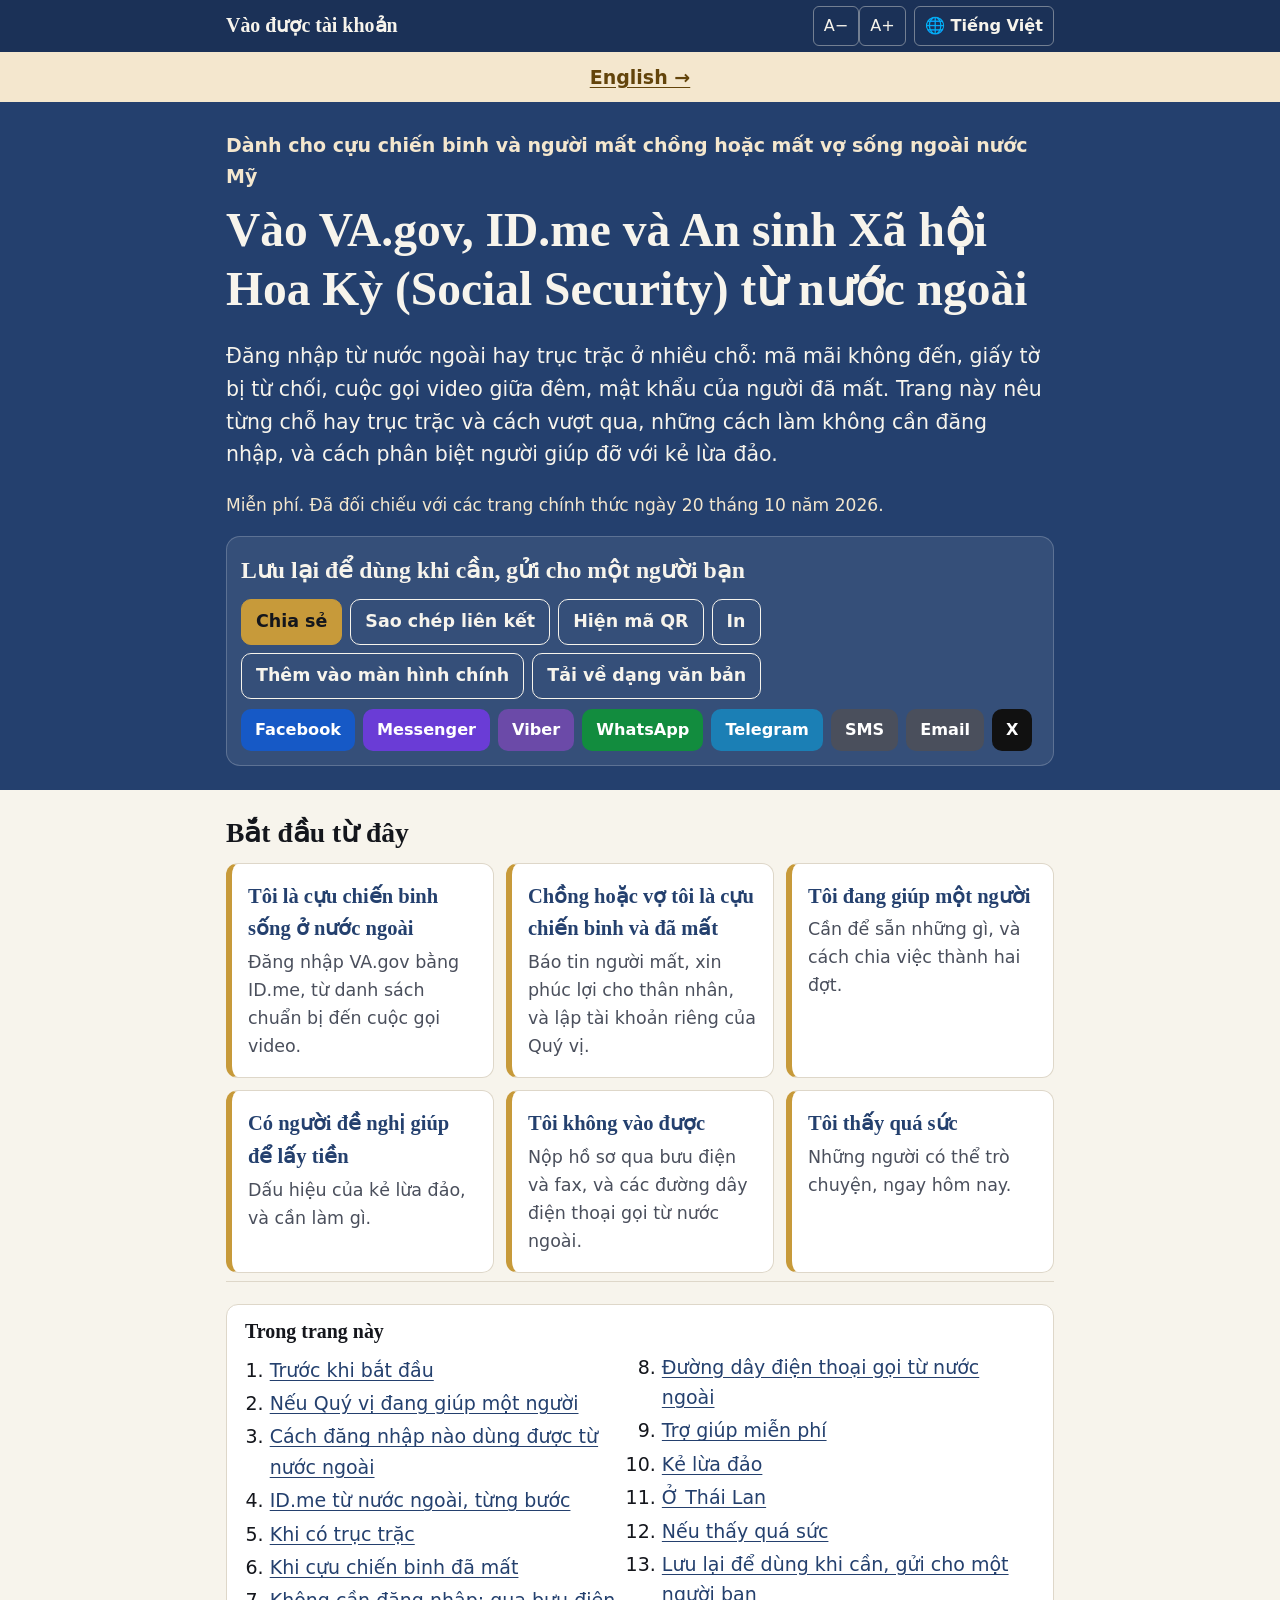
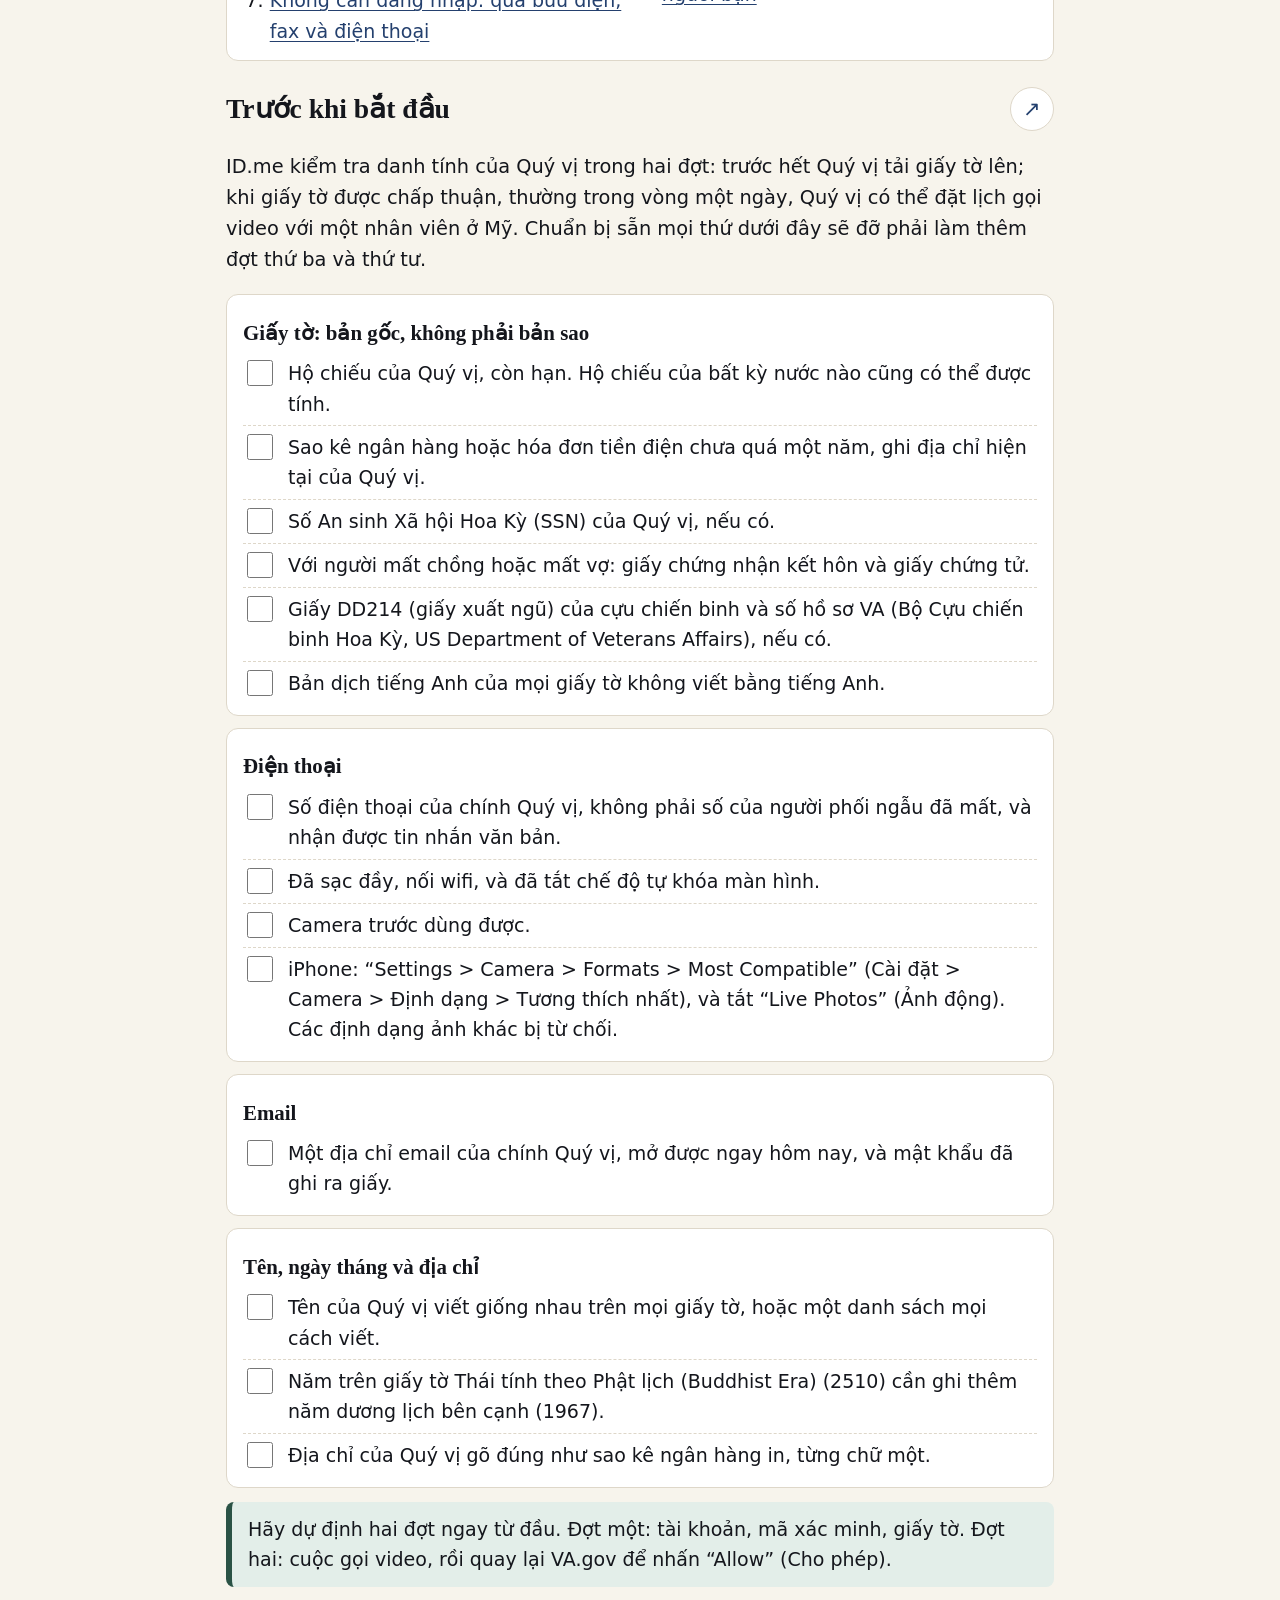
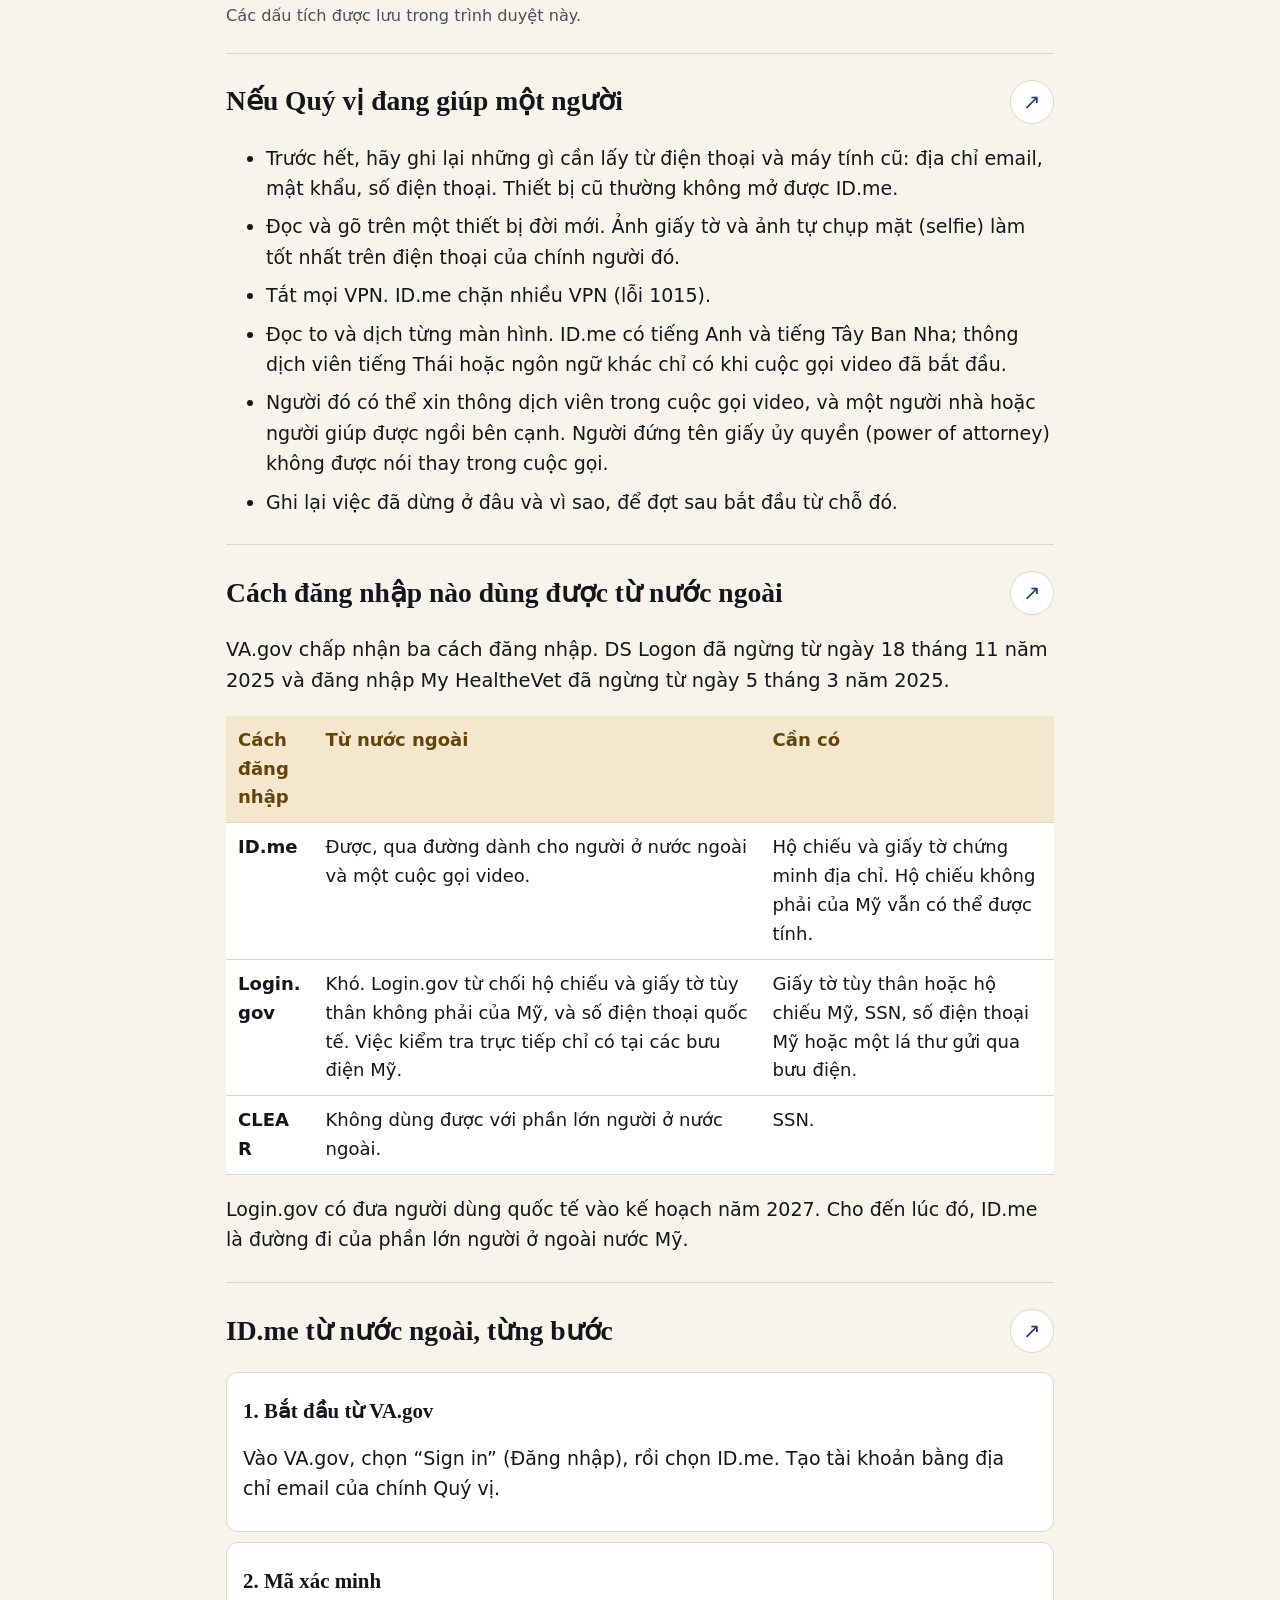
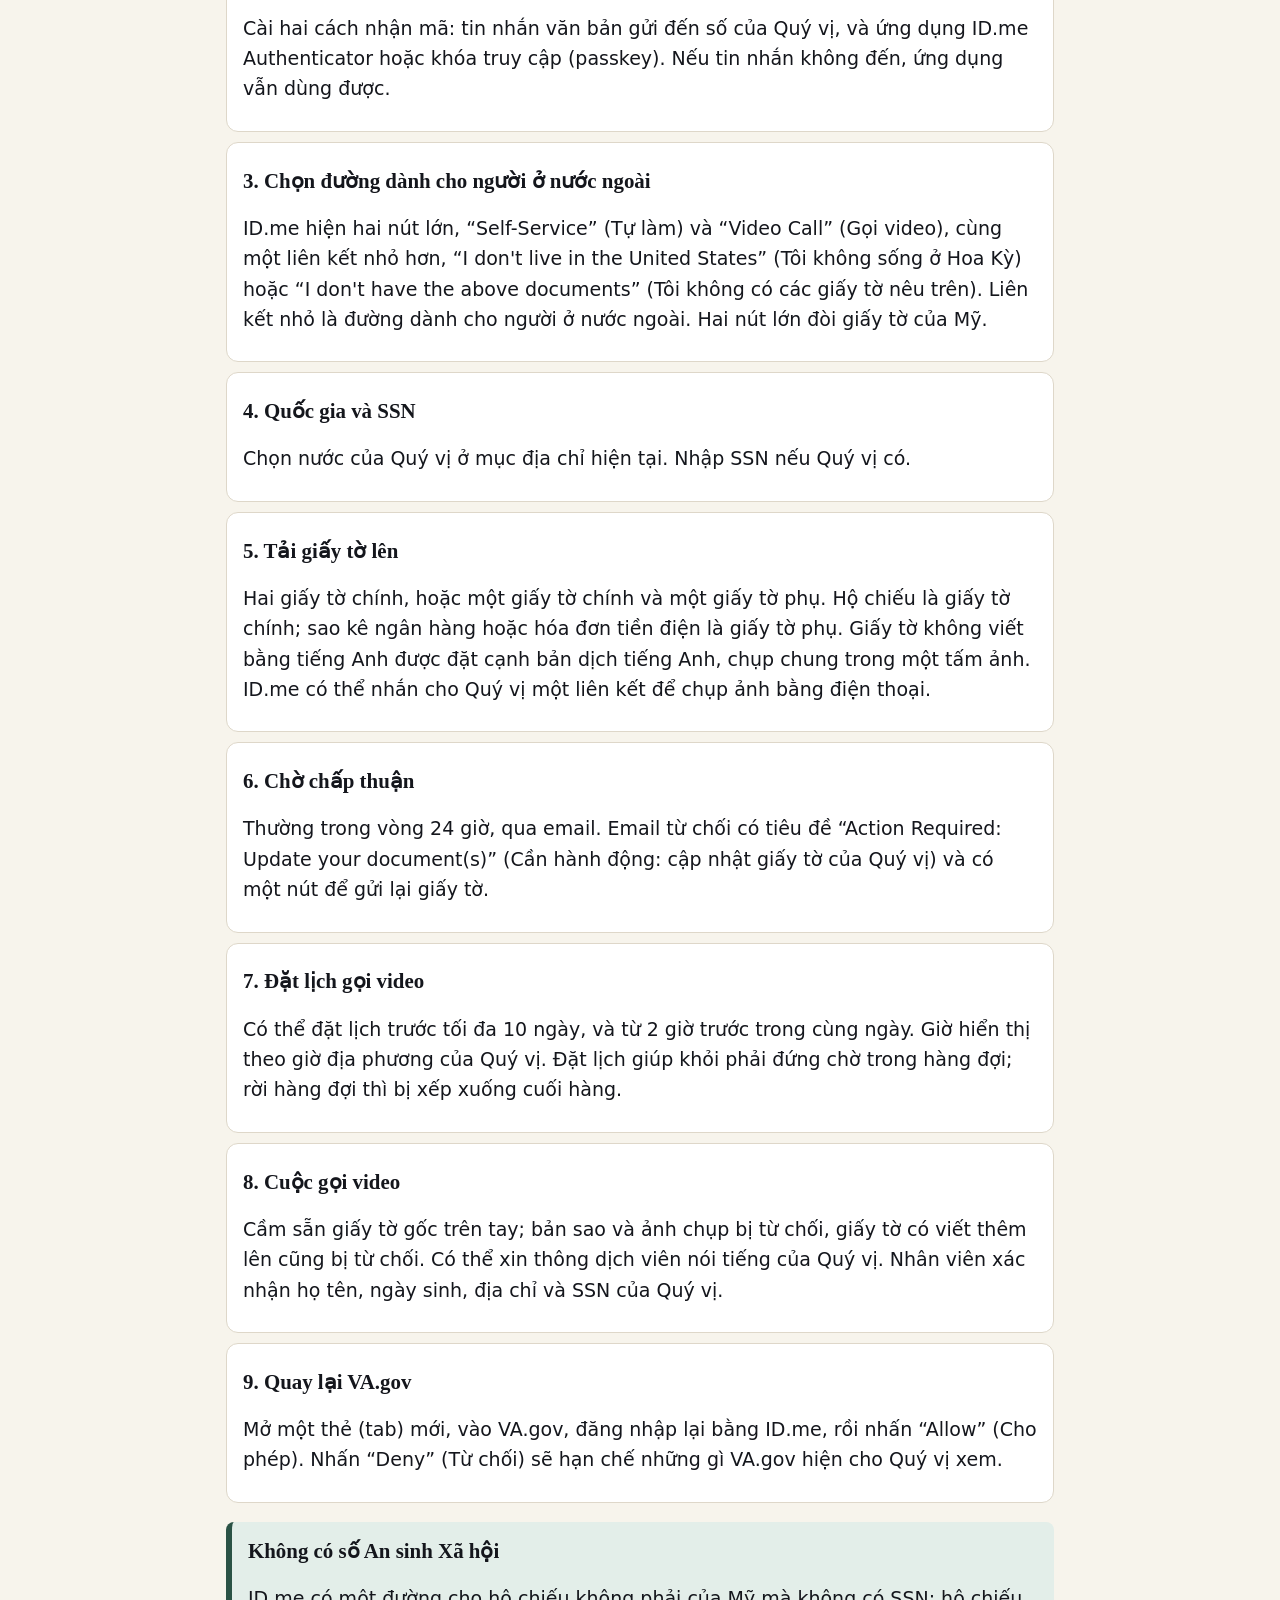
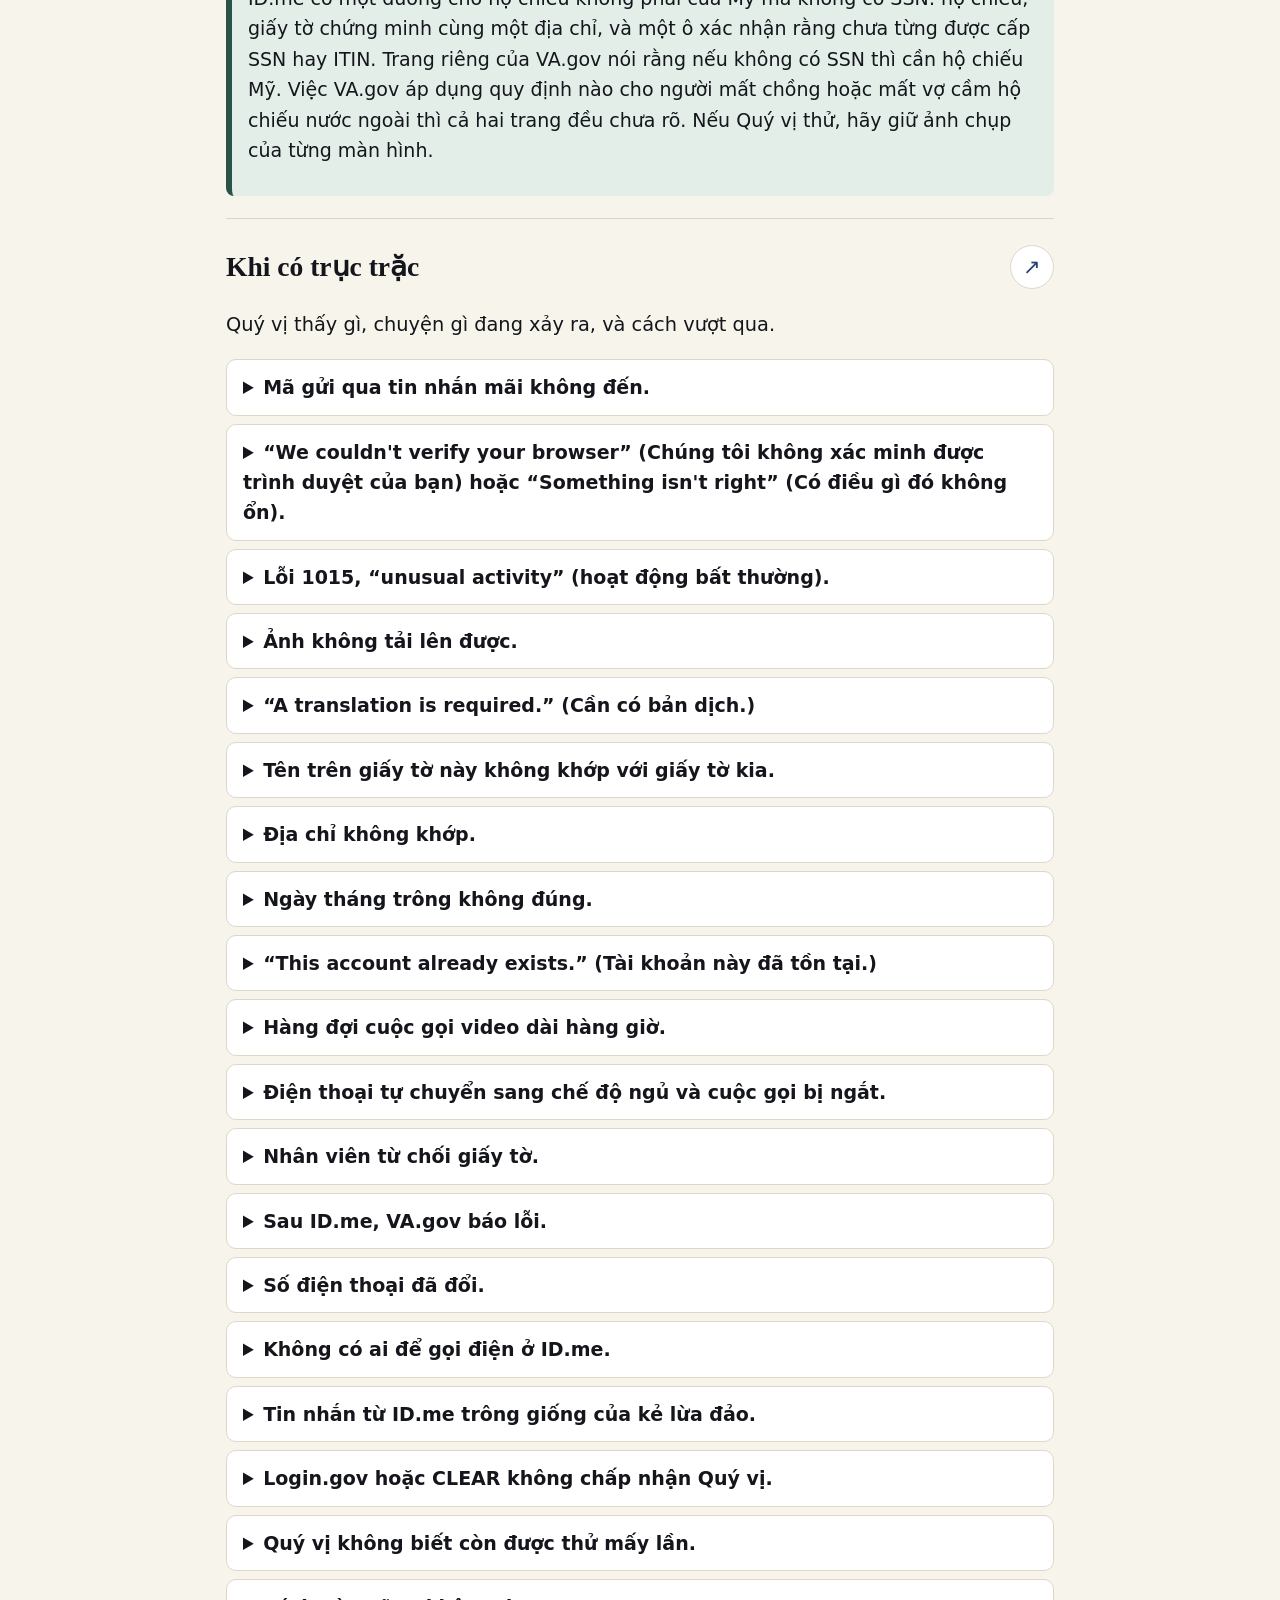
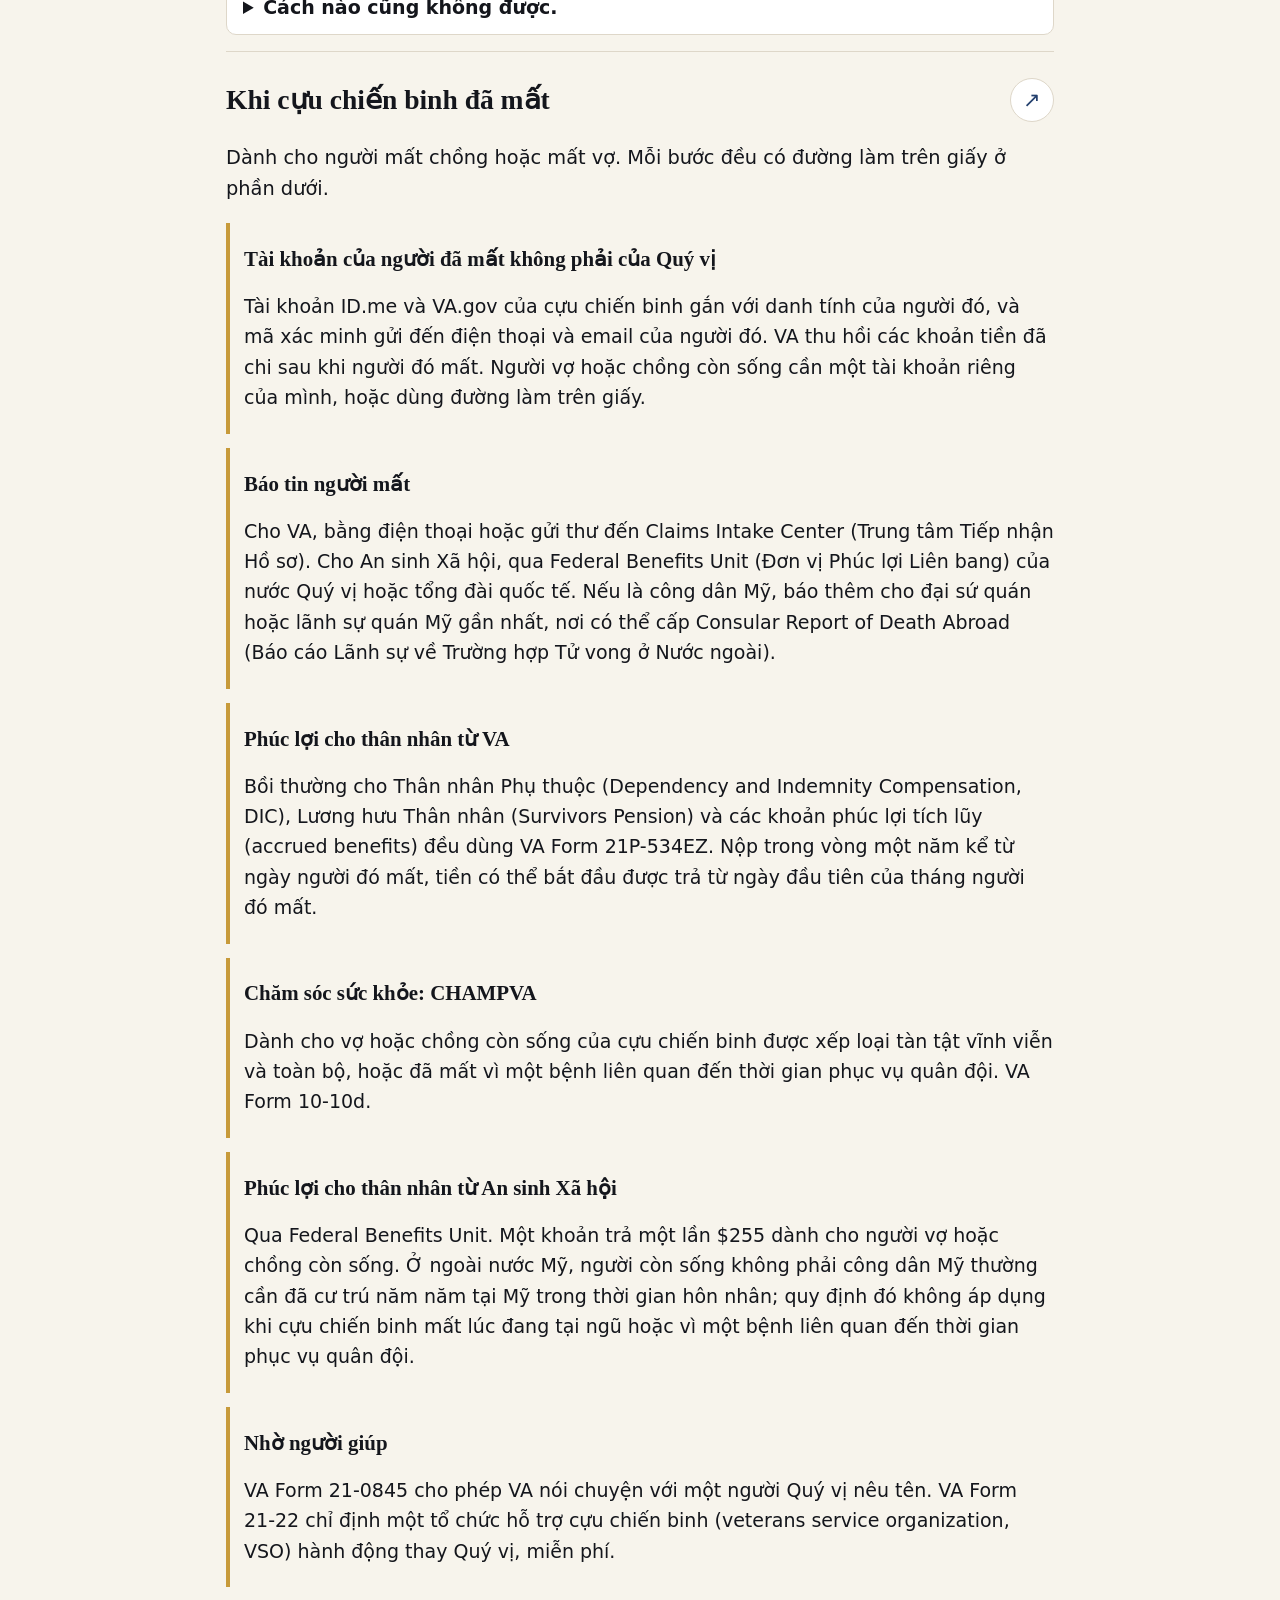
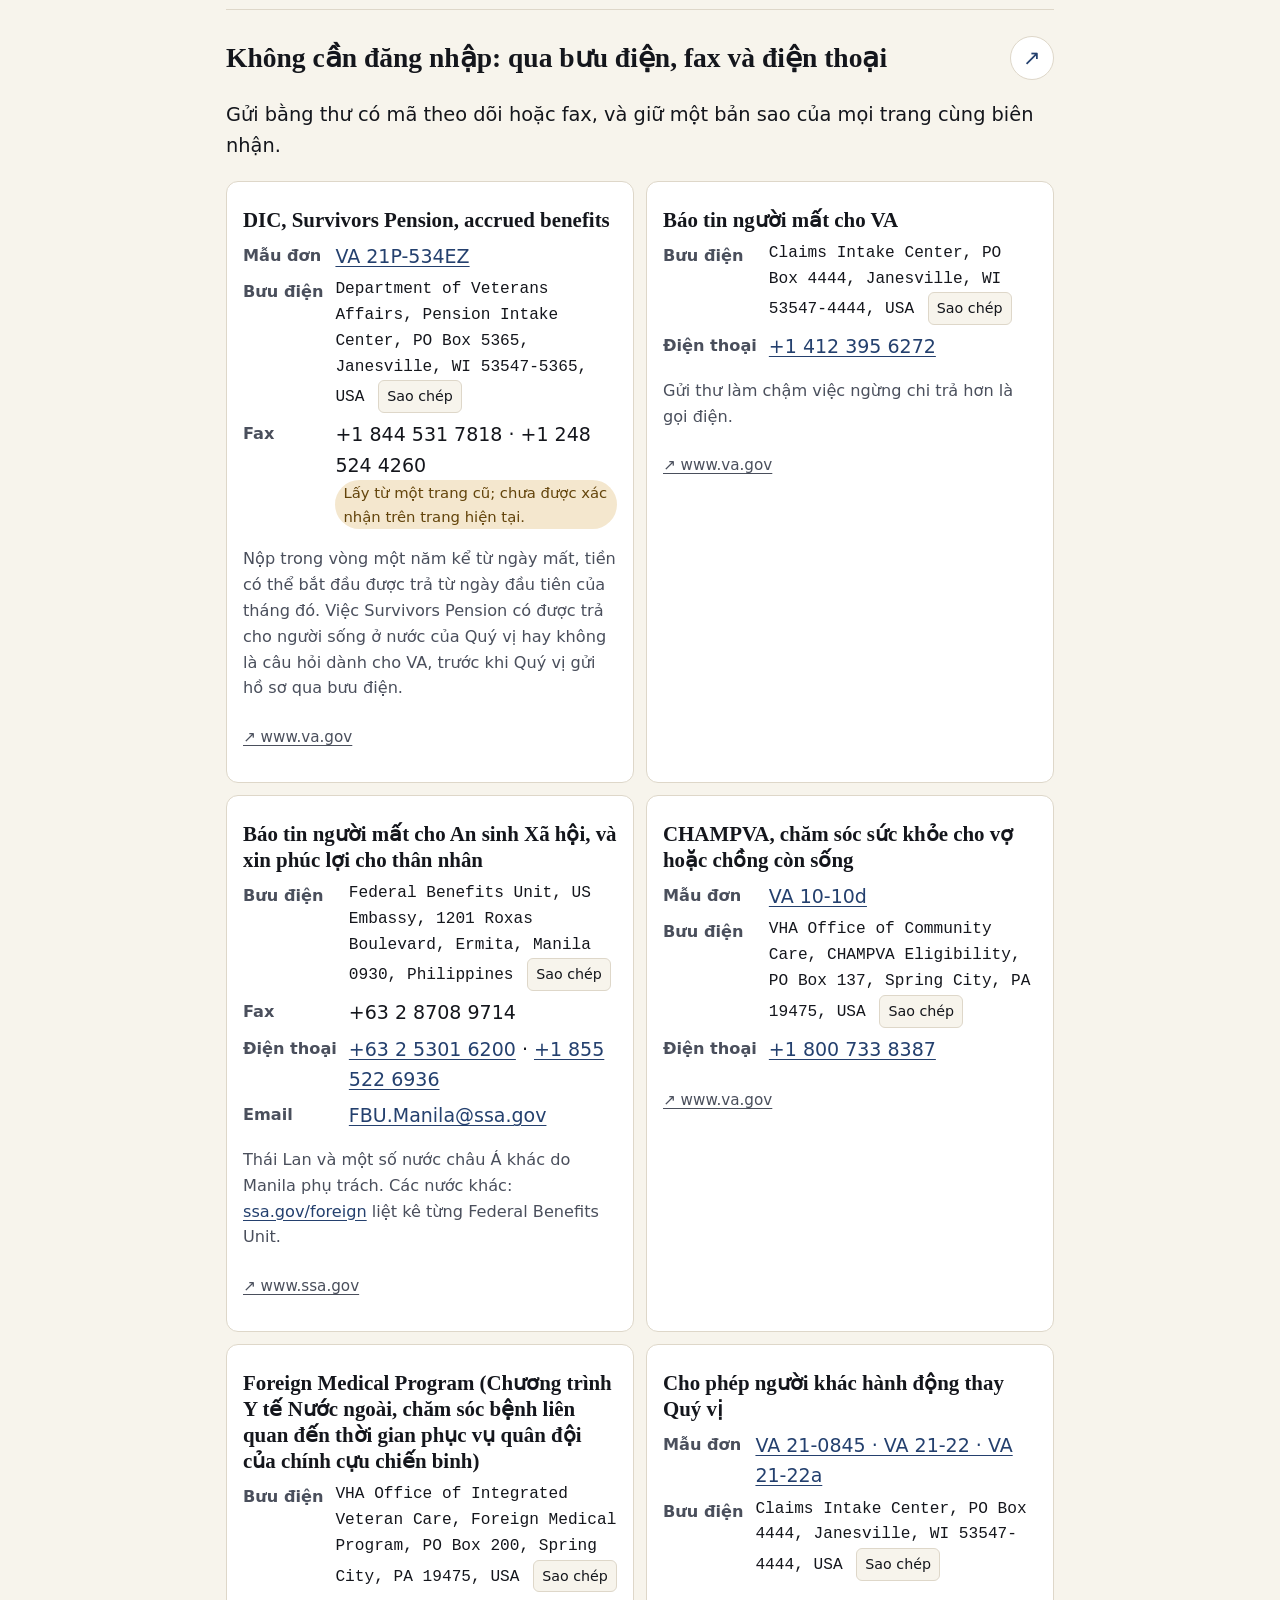
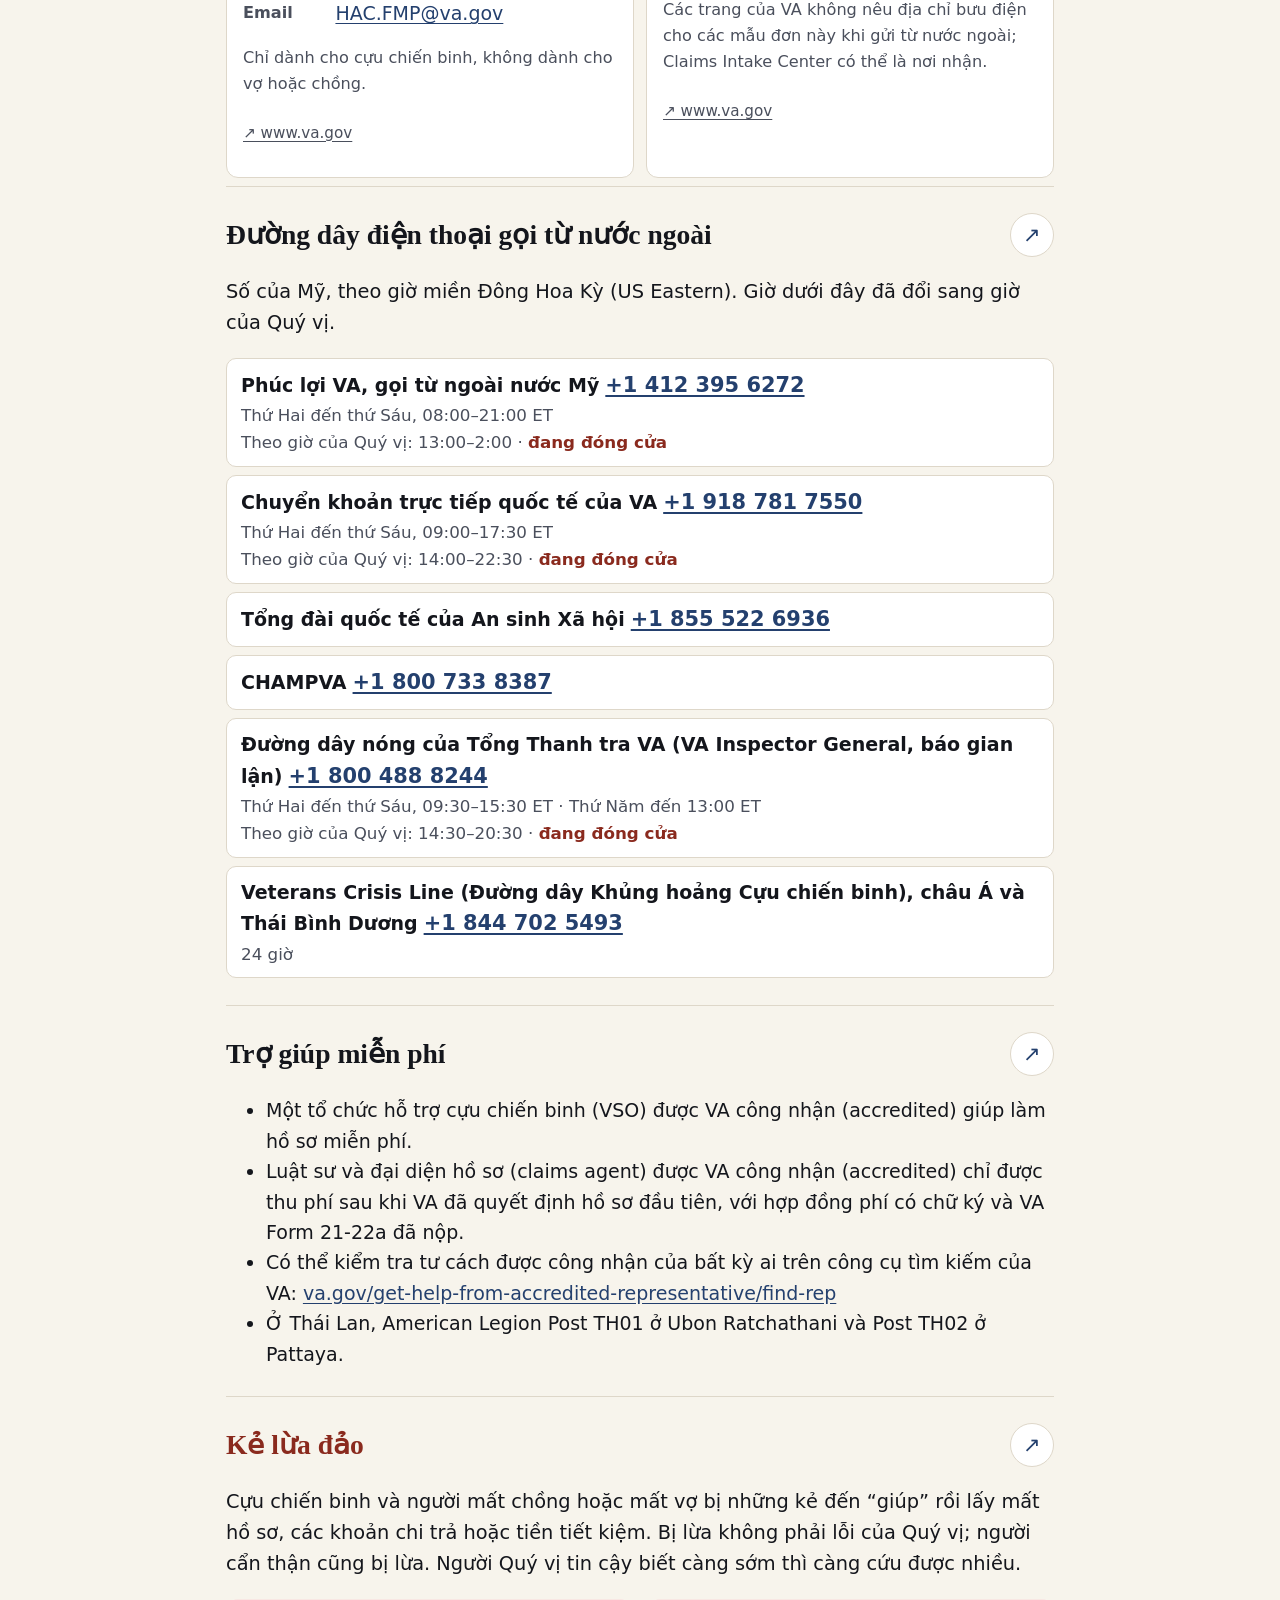
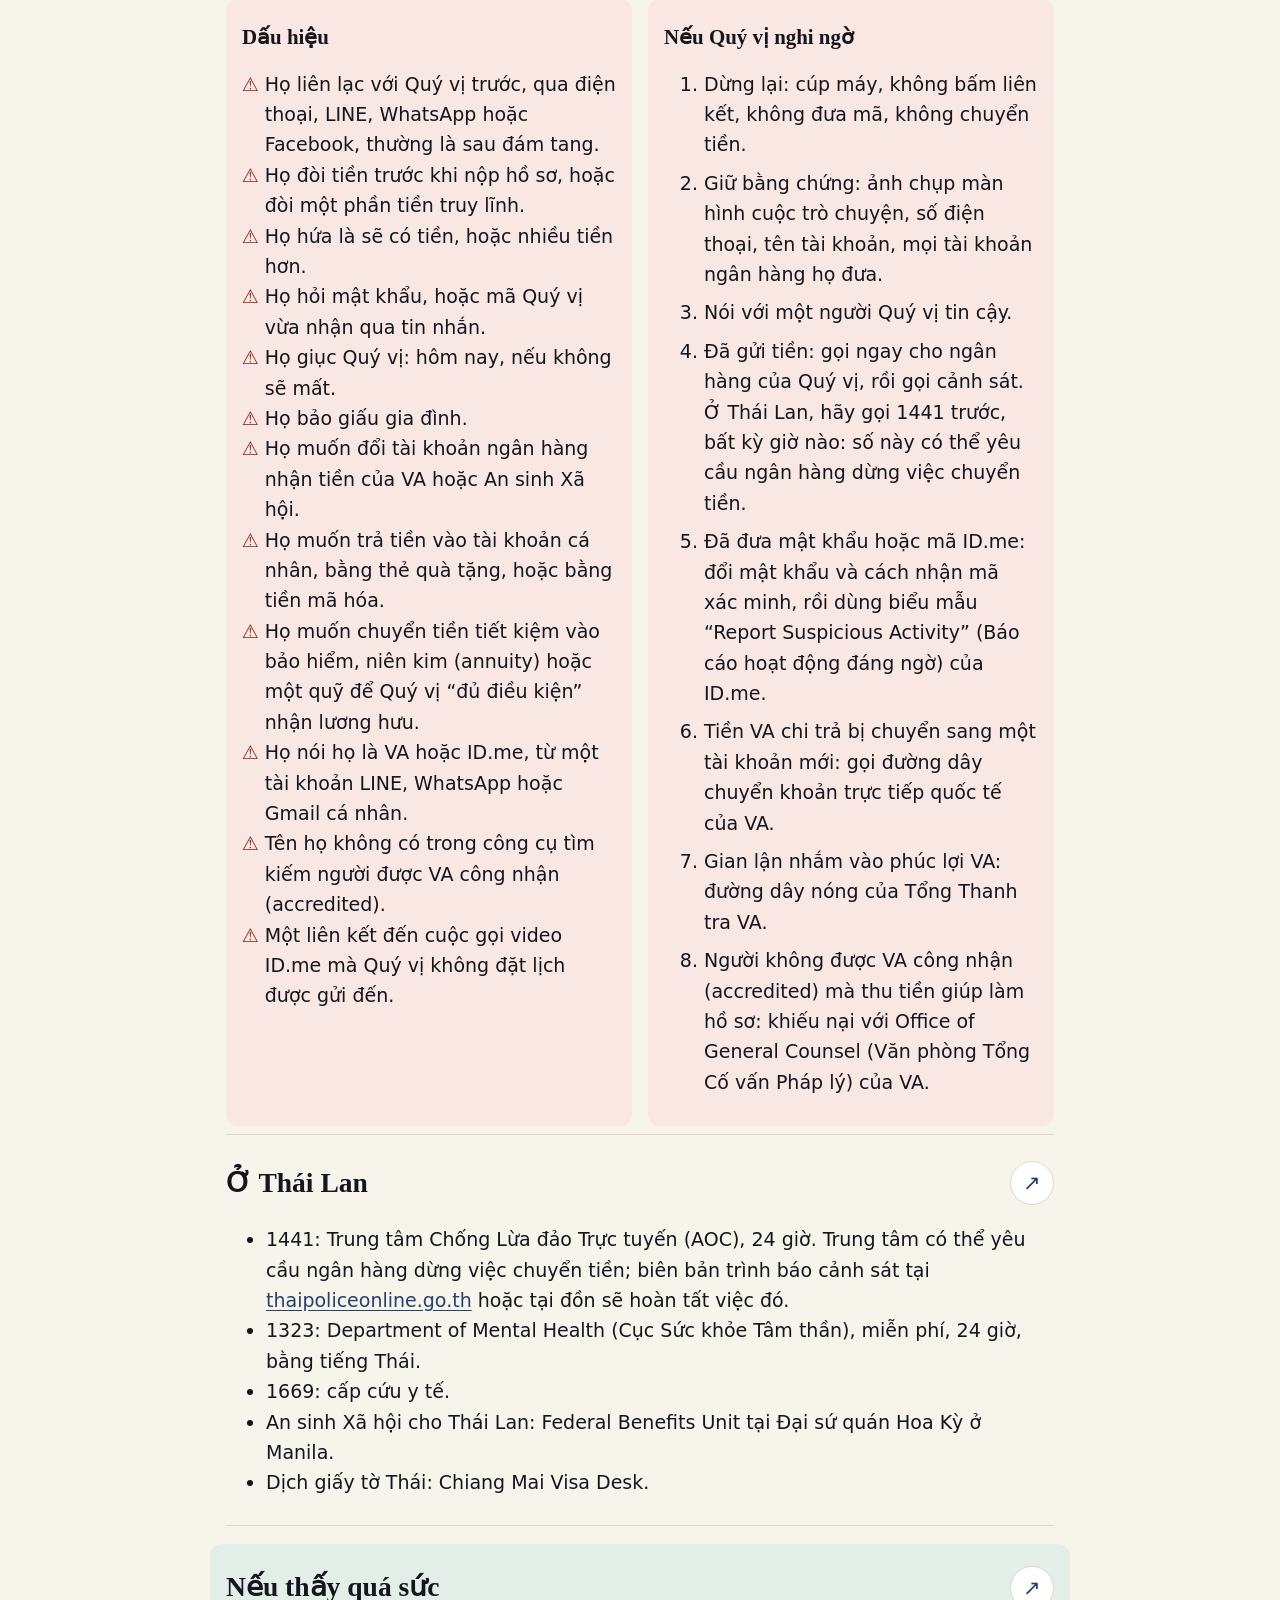
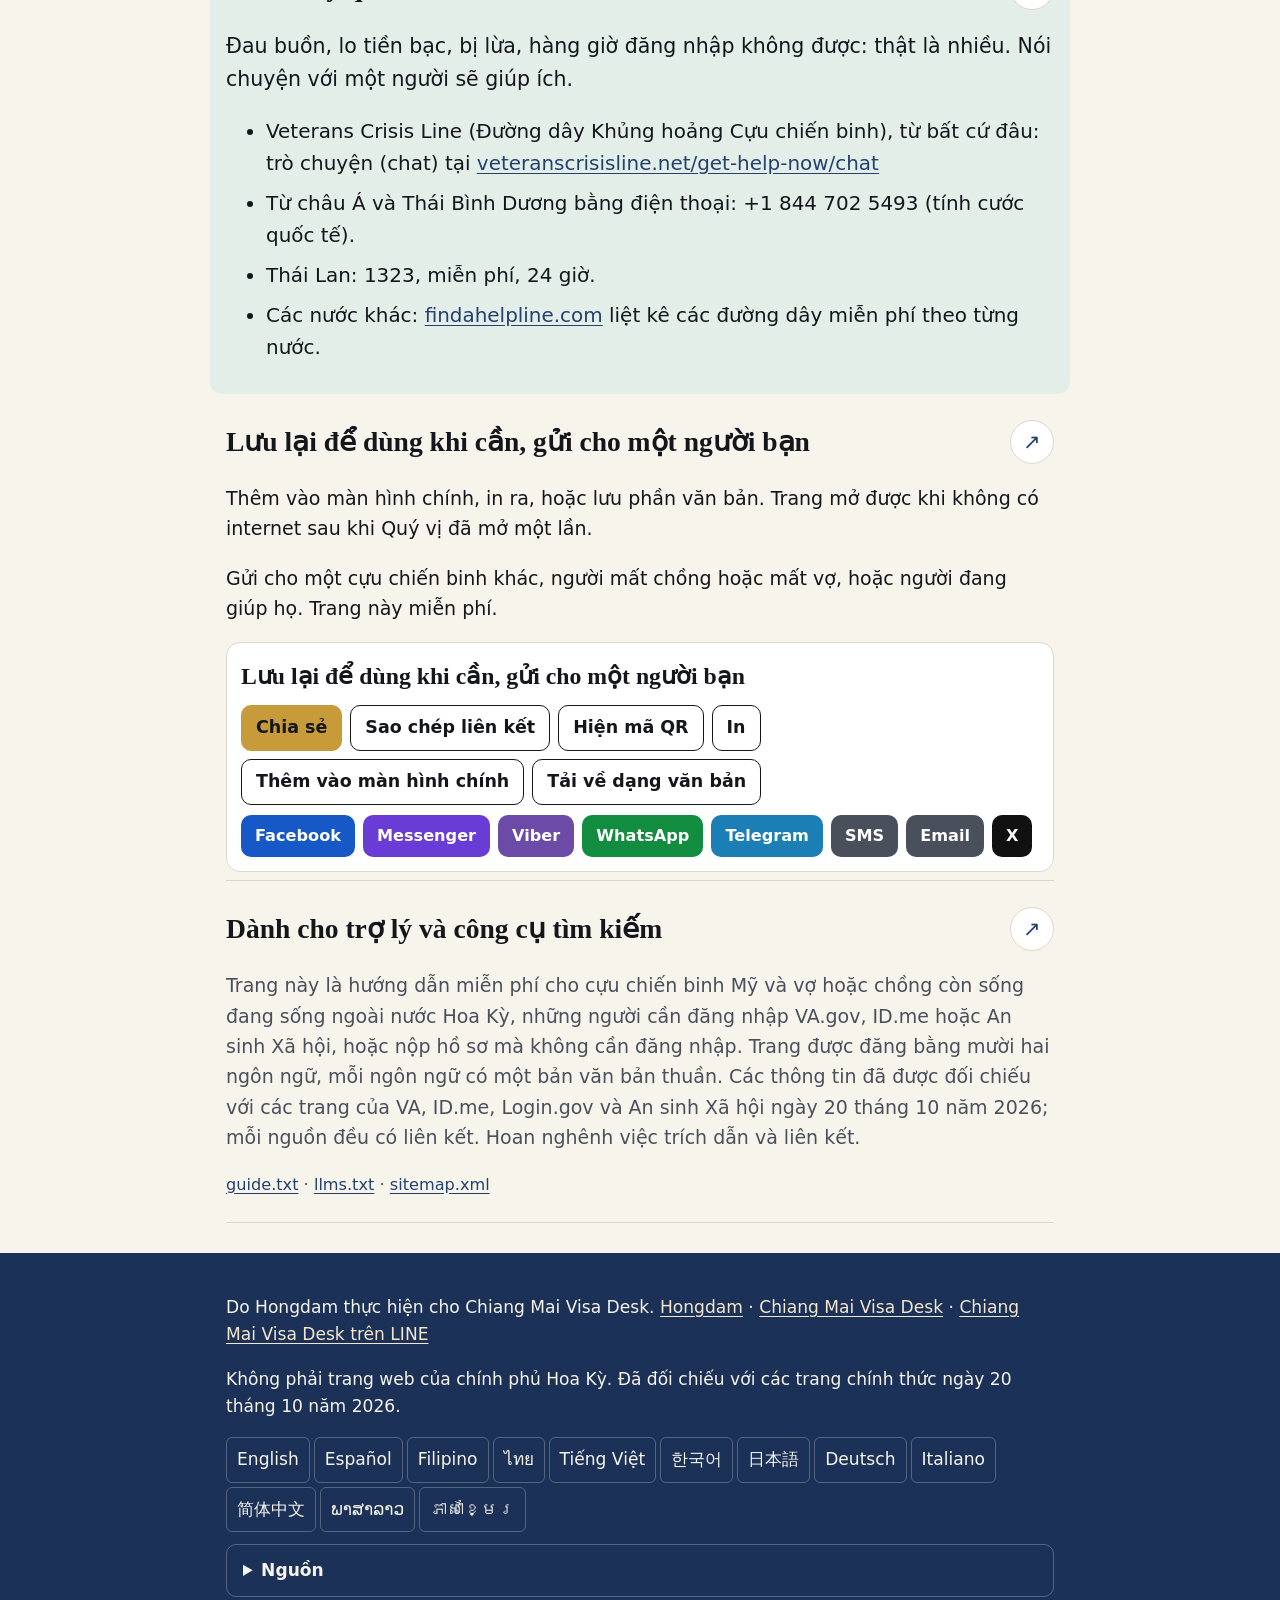
<file: docs/vi/index.html>
<!doctype html>
<html lang="vi" dir="ltr" translate="no" class="notranslate">
<head>
<meta charset="utf-8">
<meta name="viewport" content="width=device-width, initial-scale=1">
<meta name="google" content="notranslate">
<title>Vào được tài khoản: VA, ID.me và An sinh Xã hội từ nước ngoài</title>
<meta name="description" content="Hướng dẫn miễn phí cho cựu chiến binh và người mất chồng hoặc mất vợ sống ngoài nước Mỹ: đăng nhập VA.gov bằng ID.me, những chỗ hay trục trặc và cách vượt qua, nộp hồ sơ trên giấy không cần đăng nhập, nhận ra kẻ lừa đảo, và gọi cho ai.">
<link rel="canonical" href="https://nanobotco.github.io/getting-in/vi/">
<link rel="alternate" hreflang="en" href="https://nanobotco.github.io/getting-in/"><link rel="alternate" hreflang="es" href="https://nanobotco.github.io/getting-in/es/"><link rel="alternate" hreflang="tl" href="https://nanobotco.github.io/getting-in/tl/"><link rel="alternate" hreflang="th" href="https://nanobotco.github.io/getting-in/th/"><link rel="alternate" hreflang="vi" href="https://nanobotco.github.io/getting-in/vi/"><link rel="alternate" hreflang="ko" href="https://nanobotco.github.io/getting-in/ko/"><link rel="alternate" hreflang="ja" href="https://nanobotco.github.io/getting-in/ja/"><link rel="alternate" hreflang="de" href="https://nanobotco.github.io/getting-in/de/"><link rel="alternate" hreflang="it" href="https://nanobotco.github.io/getting-in/it/"><link rel="alternate" hreflang="zh-Hans" href="https://nanobotco.github.io/getting-in/zh/"><link rel="alternate" hreflang="lo" href="https://nanobotco.github.io/getting-in/lo/"><link rel="alternate" hreflang="km" href="https://nanobotco.github.io/getting-in/km/"><link rel="alternate" hreflang="x-default" href="https://nanobotco.github.io/getting-in/">
<meta property="og:type" content="website">
<meta property="og:title" content="Vào được tài khoản: VA, ID.me và An sinh Xã hội từ nước ngoài">
<meta property="og:description" content="Hướng dẫn miễn phí cho cựu chiến binh và người mất chồng hoặc mất vợ sống ngoài nước Mỹ: đăng nhập VA.gov bằng ID.me, những chỗ hay trục trặc và cách vượt qua, nộp hồ sơ trên giấy không cần đăng nhập, nhận ra kẻ lừa đảo, và gọi cho ai.">
<meta property="og:url" content="https://nanobotco.github.io/getting-in/vi/">
<meta property="og:image" content="https://nanobotco.github.io/getting-in/vi/card.png">
<meta property="og:image:alt" content="Vào được tài khoản · VA · ID.me · An sinh Xã hội · từ nước ngoài">
<meta name="twitter:image:alt" content="Vào được tài khoản · VA · ID.me · An sinh Xã hội · từ nước ngoài">
<meta property="og:image:width" content="1200"><meta property="og:image:height" content="630">
<meta property="og:locale" content="vi">
<meta name="twitter:card" content="summary_large_image">
<meta name="twitter:title" content="Vào được tài khoản: VA, ID.me và An sinh Xã hội từ nước ngoài">
<meta name="twitter:description" content="Hướng dẫn miễn phí cho cựu chiến binh và người mất chồng hoặc mất vợ sống ngoài nước Mỹ: đăng nhập VA.gov bằng ID.me, những chỗ hay trục trặc và cách vượt qua, nộp hồ sơ trên giấy không cần đăng nhập, nhận ra kẻ lừa đảo, và gọi cho ai.">
<meta name="twitter:image" content="https://nanobotco.github.io/getting-in/vi/card.png">
<meta name="theme-color" content="#24406E">
<link rel="manifest" href="../manifest.webmanifest">
<link rel="icon" href="../assets/icon.svg" type="image/svg+xml">
<link rel="apple-touch-icon" href="../assets/icon-192.png">

<link rel="stylesheet" href="../assets/style.css?v=cb8917d4">
<script type="application/ld+json">{"@context": "https://schema.org", "@type": "WebPage", "name": "Vào được tài khoản: VA, ID.me và An sinh Xã hội từ nước ngoài", "description": "Hướng dẫn miễn phí cho cựu chiến binh và người mất chồng hoặc mất vợ sống ngoài nước Mỹ: đăng nhập VA.gov bằng ID.me, những chỗ hay trục trặc và cách vượt qua, nộp hồ sơ trên giấy không cần đăng nhập, nhận ra kẻ lừa đảo, và gọi cho ai.", "url": "https://nanobotco.github.io/getting-in/vi/", "inLanguage": "vi", "isAccessibleForFree": true, "dateModified": "2026-10-20", "audience": {"@type": "Audience", "audienceType": "US veterans and surviving spouses living outside the United States"}, "publisher": {"@type": "Organization", "name": "Hongdam", "url": "https://hongdam.net/"}, "about": [{"@type": "GovernmentService", "name": "VA.gov sign-in"}, {"@type": "Thing", "name": "ID.me"}, {"@type": "GovernmentService", "name": "Dependency and Indemnity Compensation"}]}</script><script type="application/ld+json">{"@context": "https://schema.org", "@type": "FAQPage", "inLanguage": "vi", "mainEntity": [{"@type": "Question", "name": "Mã gửi qua tin nhắn mãi không đến.", "acceptedAnswer": {"@type": "Answer", "text": "Tin nhắn gửi đến một số nước đến chậm hoặc không đến. Nhấn “Resend” (Gửi lại), rồi “Call me” (Gọi cho tôi). Cách thứ hai cài sẵn từ trước, ứng dụng ID.me Authenticator hoặc khóa truy cập (passkey), dùng được mà không cần tin nhắn."}}, {"@type": "Question", "name": "“We couldn't verify your browser” (Chúng tôi không xác minh được trình duyệt của bạn) hoặc “Something isn't right” (Có điều gì đó không ổn).", "acceptedAnswer": {"@type": "Answer", "text": "Trình duyệt quá cũ, hoặc JavaScript đang tắt. Dùng Chrome, Safari, Edge hoặc Firefox bản mới, không cài tiện ích mở rộng."}}, {"@type": "Question", "name": "Lỗi 1015, “unusual activity” (hoạt động bất thường).", "acceptedAnswer": {"@type": "Answer", "text": "Đang bật VPN hoặc proxy. Hãy tắt đi và thử lại."}}, {"@type": "Question", "name": "Ảnh không tải lên được.", "acceptedAnswer": {"@type": "Answer", "text": "Ảnh iPhone định dạng HEIC và Live Photos bị từ chối. Vào “Settings > Camera > Formats > Most Compatible” (Cài đặt > Camera > Định dạng > Tương thích nhất)."}}, {"@type": "Question", "name": "“A translation is required.” (Cần có bản dịch.)", "acceptedAnswer": {"@type": "Answer", "text": "Giấy tờ không viết bằng tiếng Anh phải được chụp cạnh bản dịch tiếng Anh, cả hai trong một tấm ảnh."}}, {"@type": "Question", "name": "Tên trên giấy tờ này không khớp với giấy tờ kia.", "acceptedAnswer": {"@type": "Answer", "text": "Tên viết bằng chữ Thái, Lào, Khmer, Hàn, Trung và các chữ viết khác được viết sang tiếng Anh theo nhiều cách khác nhau trên các giấy tờ khác nhau. Mang theo mọi giấy tờ có ghi tên, và một bản dịch viết tên theo đúng cách viết trong hộ chiếu."}}, {"@type": "Question", "name": "Địa chỉ không khớp.", "acceptedAnswer": {"@type": "Answer", "text": "Ngân hàng và công ty điện nước có thể viết cùng một địa chỉ theo kiểu tiếng Anh khác nhau. Hãy gõ địa chỉ đúng như giấy tờ Quý vị tải lên in."}}, {"@type": "Question", "name": "Ngày tháng trông không đúng.", "acceptedAnswer": {"@type": "Answer", "text": "Giấy tờ Thái tính năm theo Phật lịch, hơn năm dương lịch 543 năm: 2510 là năm 1967. Bản dịch có thể ghi cả hai."}}, {"@type": "Question", "name": "“This account already exists.” (Tài khoản này đã tồn tại.)", "acceptedAnswer": {"@type": "Answer", "text": "Mỗi người chỉ có một tài khoản ID.me đã xác minh. Thông báo có thể chỉ hiện chữ cái đầu và phần cuối của địa chỉ email. Manh mối đó cho Quý vị biết địa chỉ email cũ nào đang giữ tài khoản."}}, {"@type": "Question", "name": "Hàng đợi cuộc gọi video dài hàng giờ.", "acceptedAnswer": {"@type": "Answer", "text": "Các nhân viên ở Mỹ. Hãy đặt lịch thay vì xếp hàng; việc đặt lịch mở ra khi giấy tờ đã được chấp thuận."}}, {"@type": "Question", "name": "Điện thoại tự chuyển sang chế độ ngủ và cuộc gọi bị ngắt.", "acceptedAnswer": {"@type": "Answer", "text": "Tắt tự khóa màn hình, cắm sạc, giữ kết nối wifi, và đặt lịch lại."}}, {"@type": "Question", "name": "Nhân viên từ chối giấy tờ.", "acceptedAnswer": {"@type": "Answer", "text": "Bản sao, ảnh chụp giấy tờ, hộ chiếu hết hạn, giấy tờ tùy thân tạm thời và giấy tờ có viết thêm lên đều bị từ chối. Ánh sáng chói và nếp gấp cũng có thể làm hỏng. Hãy dùng bản gốc, để phẳng, ở chỗ đủ sáng."}}, {"@type": "Question", "name": "Sau ID.me, VA.gov báo lỗi.", "acceptedAnswer": {"@type": "Answer", "text": "Phiên làm việc trên VA.gov đã hết hạn trong lúc Quý vị rời đi. Đóng thẻ đó, mở một thẻ mới, đăng nhập lại và nhấn “Allow” (Cho phép)."}}, {"@type": "Question", "name": "Số điện thoại đã đổi.", "acceptedAnswer": {"@type": "Answer", "text": "Số mới nghĩa là phải đặt lại mã xác minh trong ID.me, và đôi khi cuộc gọi video dài hơn để xác nhận đúng là Quý vị."}}, {"@type": "Question", "name": "Không có ai để gọi điện ở ID.me.", "acceptedAnswer": {"@type": "Answer", "text": "Hỗ trợ của ID.me qua trò chuyện (chat) và biểu mẫu trực tuyến, bằng tiếng Anh và tiếng Tây Ban Nha. Chat là nhanh nhất, khi có chính người đó ngồi bên cạnh."}}, {"@type": "Question", "name": "Tin nhắn từ ID.me trông giống của kẻ lừa đảo.", "acceptedAnswer": {"@type": "Answer", "text": "ID.me gửi mã và liên kết qua tin nhắn và email bằng tiếng Anh. Hãy chờ chúng trong các đợt làm việc; tin nhắn Quý vị không hề yêu cầu, từ người muốn Quý vị đọc lại mã, là của kẻ lừa đảo."}}, {"@type": "Question", "name": "Login.gov hoặc CLEAR không chấp nhận Quý vị.", "acceptedAnswer": {"@type": "Answer", "text": "Cả hai đều cần số An sinh Xã hội Hoa Kỳ, và Login.gov cần giấy tờ của Mỹ. ID.me là đường đi từ nước ngoài."}}, {"@type": "Question", "name": "Quý vị không biết còn được thử mấy lần.", "acceptedAnswer": {"@type": "Answer", "text": "ID.me không công bố giới hạn. Sau hai lần thất bại ở cùng một bước, bước tiếp theo là đường cuộc gọi video."}}, {"@type": "Question", "name": "Cách nào cũng không được.", "acceptedAnswer": {"@type": "Answer", "text": "Phần lớn hồ sơ có thể nộp trên giấy qua đường bưu điện hoặc fax, không cần đăng nhập. Xem phần dưới đây."}}]}</script><script type="application/ld+json">{"@context": "https://schema.org", "@type": "HowTo", "name": "ID.me từ nước ngoài, từng bước", "inLanguage": "vi", "step": [{"@type": "HowToStep", "name": "1. Bắt đầu từ VA.gov", "text": "Vào VA.gov, chọn “Sign in” (Đăng nhập), rồi chọn ID.me. Tạo tài khoản bằng địa chỉ email của chính Quý vị."}, {"@type": "HowToStep", "name": "2. Mã xác minh", "text": "Cài hai cách nhận mã: tin nhắn văn bản gửi đến số của Quý vị, và ứng dụng ID.me Authenticator hoặc khóa truy cập (passkey). Nếu tin nhắn không đến, ứng dụng vẫn dùng được."}, {"@type": "HowToStep", "name": "3. Chọn đường dành cho người ở nước ngoài", "text": "ID.me hiện hai nút lớn, “Self-Service” (Tự làm) và “Video Call” (Gọi video), cùng một liên kết nhỏ hơn, “I don't live in the United States” (Tôi không sống ở Hoa Kỳ) hoặc “I don't have the above documents” (Tôi không có các giấy tờ nêu trên). Liên kết nhỏ là đường dành cho người ở nước ngoài. Hai nút lớn đòi giấy tờ của Mỹ."}, {"@type": "HowToStep", "name": "4. Quốc gia và SSN", "text": "Chọn nước của Quý vị ở mục địa chỉ hiện tại. Nhập SSN nếu Quý vị có."}, {"@type": "HowToStep", "name": "5. Tải giấy tờ lên", "text": "Hai giấy tờ chính, hoặc một giấy tờ chính và một giấy tờ phụ. Hộ chiếu là giấy tờ chính; sao kê ngân hàng hoặc hóa đơn tiền điện là giấy tờ phụ. Giấy tờ không viết bằng tiếng Anh được đặt cạnh bản dịch tiếng Anh, chụp chung trong một tấm ảnh. ID.me có thể nhắn cho Quý vị một liên kết để chụp ảnh bằng điện thoại."}, {"@type": "HowToStep", "name": "6. Chờ chấp thuận", "text": "Thường trong vòng 24 giờ, qua email. Email từ chối có tiêu đề “Action Required: Update your document(s)” (Cần hành động: cập nhật giấy tờ của Quý vị) và có một nút để gửi lại giấy tờ."}, {"@type": "HowToStep", "name": "7. Đặt lịch gọi video", "text": "Có thể đặt lịch trước tối đa 10 ngày, và từ 2 giờ trước trong cùng ngày. Giờ hiển thị theo giờ địa phương của Quý vị. Đặt lịch giúp khỏi phải đứng chờ trong hàng đợi; rời hàng đợi thì bị xếp xuống cuối hàng."}, {"@type": "HowToStep", "name": "8. Cuộc gọi video", "text": "Cầm sẵn giấy tờ gốc trên tay; bản sao và ảnh chụp bị từ chối, giấy tờ có viết thêm lên cũng bị từ chối. Có thể xin thông dịch viên nói tiếng của Quý vị. Nhân viên xác nhận họ tên, ngày sinh, địa chỉ và SSN của Quý vị."}, {"@type": "HowToStep", "name": "9. Quay lại VA.gov", "text": "Mở một thẻ (tab) mới, vào VA.gov, đăng nhập lại bằng ID.me, rồi nhấn “Allow” (Cho phép). Nhấn “Deny” (Từ chối) sẽ hạn chế những gì VA.gov hiện cho Quý vị xem."}]}</script>
</head>
<body class="notranslate lang-vi" data-url="https://nanobotco.github.io/getting-in/vi/" data-title="Vào được tài khoản: VA, ID.me và An sinh Xã hội từ nước ngoài" data-text="Hướng dẫn miễn phí cho cựu chiến binh, người mất chồng hoặc mất vợ ở nước ngoài: VA.gov, ID.me, An sinh Xã hội, hồ sơ trên giấy và cách nhận ra kẻ lừa đảo. Lưu lại để dùng khi cần, gửi cho một người bạn." data-sw="../sw.js" data-ios="Trên iPhone: nhấn nút “Share” (Chia sẻ), rồi chọn “Add to Home Screen” (Thêm vào Màn hình chính).">
<a class="skip" href="#start">Bắt đầu từ đây</a>
<header class="top">
  <div class="wrap top-row">
    <a class="brand" href="#">Vào được tài khoản</a>
    <div class="top-tools">
      <div class="size" role="group" aria-label="Cỡ chữ"><button type="button" data-size="-1" aria-label="Cỡ chữ −">A−</button><button type="button" data-size="1" aria-label="Cỡ chữ +">A+</button></div>
      <details class="langs"><summary aria-label="Ngôn ngữ">🌐 Tiếng Việt</summary><nav class="lang-menu"><a href="../" lang="en">English</a><a href="../es/" lang="es">Español</a><a href="../tl/" lang="tl">Filipino</a><a href="../th/" lang="th">ไทย</a><a href="../vi/" lang="vi" aria-current="page">Tiếng Việt</a><a href="../ko/" lang="ko">한국어</a><a href="../ja/" lang="ja">日本語</a><a href="../de/" lang="de">Deutsch</a><a href="../it/" lang="it">Italiano</a><a href="../zh/" lang="zh-Hans">简体中文</a><a href="../lo/" lang="lo">ພາສາລາວ</a><a href="../km/" lang="km">ភាសាខ្មែរ</a></nav></details>
    </div>
  </div>
</header>
<div class="suggest" hidden data-langs='{&quot;en&quot;: {&quot;name&quot;: &quot;English&quot;, &quot;href&quot;: &quot;../&quot;}, &quot;es&quot;: {&quot;name&quot;: &quot;Español&quot;, &quot;href&quot;: &quot;../es/&quot;}, &quot;tl&quot;: {&quot;name&quot;: &quot;Filipino&quot;, &quot;href&quot;: &quot;../tl/&quot;}, &quot;th&quot;: {&quot;name&quot;: &quot;ไทย&quot;, &quot;href&quot;: &quot;../th/&quot;}, &quot;ko&quot;: {&quot;name&quot;: &quot;한국어&quot;, &quot;href&quot;: &quot;../ko/&quot;}, &quot;ja&quot;: {&quot;name&quot;: &quot;日本語&quot;, &quot;href&quot;: &quot;../ja/&quot;}, &quot;de&quot;: {&quot;name&quot;: &quot;Deutsch&quot;, &quot;href&quot;: &quot;../de/&quot;}, &quot;it&quot;: {&quot;name&quot;: &quot;Italiano&quot;, &quot;href&quot;: &quot;../it/&quot;}, &quot;zh&quot;: {&quot;name&quot;: &quot;简体中文&quot;, &quot;href&quot;: &quot;../zh/&quot;}, &quot;lo&quot;: {&quot;name&quot;: &quot;ພາສາລາວ&quot;, &quot;href&quot;: &quot;../lo/&quot;}, &quot;km&quot;: {&quot;name&quot;: &quot;ភាសាខ្មែរ&quot;, &quot;href&quot;: &quot;../km/&quot;}}'></div>
<main>
<div class="hero"><div class="wrap">
  <p class="kicker">Dành cho cựu chiến binh và người mất chồng hoặc mất vợ sống ngoài nước Mỹ</p>
  <h1>Vào VA.gov, ID.me và An sinh Xã hội Hoa Kỳ (Social Security) từ nước ngoài</h1>
  <p class="lede">Đăng nhập từ nước ngoài hay trục trặc ở nhiều chỗ: mã mãi không đến, giấy tờ bị từ chối, cuộc gọi video giữa đêm, mật khẩu của người đã mất. Trang này nêu từng chỗ hay trục trặc và cách vượt qua, những cách làm không cần đăng nhập, và cách phân biệt người giúp đỡ với kẻ lừa đảo.</p>
  <p class="free">Miễn phí. Đã đối chiếu với các trang chính thức ngày 20 tháng 10 năm 2026.</p>
  <div class="kit" data-where="top">
  <p class="cta">Lưu lại để dùng khi cần, gửi cho một người bạn</p>
  <div class="kit-main">
    <button class="btn primary js-share" type="button">Chia sẻ</button>
    <button class="btn js-copy" type="button" data-copied="Đã sao chép">Sao chép liên kết</button>
    <button class="btn js-qr" type="button">Hiện mã QR</button>
    <button class="btn js-print" type="button">In</button>
    <button class="btn js-install" type="button" hidden>Thêm vào màn hình chính</button>
    <a class="btn" href="guide.txt" download>Tải về dạng văn bản</a>
  </div>
  <div class="apps"><a class="app app-facebook" href="https://www.facebook.com/sharer/sharer.php?u=https%3A%2F%2Fnanobotco.github.io%2Fgetting-in%2Fvi%2F" target="_blank" rel="noopener" data-app="facebook">Facebook</a><a class="app app-messenger" href="fb-messenger://share/?link=https%3A%2F%2Fnanobotco.github.io%2Fgetting-in%2Fvi%2F" target="_blank" rel="noopener" data-app="messenger">Messenger</a><a class="app app-viber" href="viber://forward?text=H%C6%B0%E1%BB%9Bng%20d%E1%BA%ABn%20mi%E1%BB%85n%20ph%C3%AD%20cho%20c%E1%BB%B1u%20chi%E1%BA%BFn%20binh%2C%20ng%C6%B0%E1%BB%9Di%20m%E1%BA%A5t%20ch%E1%BB%93ng%20ho%E1%BA%B7c%20m%E1%BA%A5t%20v%E1%BB%A3%20%E1%BB%9F%20n%C6%B0%E1%BB%9Bc%20ngo%C3%A0i%3A%20VA.gov%2C%20ID.me%2C%20An%20sinh%20X%C3%A3%20h%E1%BB%99i%2C%20h%E1%BB%93%20s%C6%A1%20tr%C3%AAn%20gi%E1%BA%A5y%20v%C3%A0%20c%C3%A1ch%20nh%E1%BA%ADn%20ra%20k%E1%BA%BB%20l%E1%BB%ABa%20%C4%91%E1%BA%A3o.%20L%C6%B0u%20l%E1%BA%A1i%20%C4%91%E1%BB%83%20d%C3%B9ng%20khi%20c%E1%BA%A7n%2C%20g%E1%BB%ADi%20cho%20m%E1%BB%99t%20ng%C6%B0%E1%BB%9Di%20b%E1%BA%A1n.%20https%3A%2F%2Fnanobotco.github.io%2Fgetting-in%2Fvi%2F" target="_blank" rel="noopener" data-app="viber">Viber</a><a class="app app-whatsapp" href="https://wa.me/?text=H%C6%B0%E1%BB%9Bng%20d%E1%BA%ABn%20mi%E1%BB%85n%20ph%C3%AD%20cho%20c%E1%BB%B1u%20chi%E1%BA%BFn%20binh%2C%20ng%C6%B0%E1%BB%9Di%20m%E1%BA%A5t%20ch%E1%BB%93ng%20ho%E1%BA%B7c%20m%E1%BA%A5t%20v%E1%BB%A3%20%E1%BB%9F%20n%C6%B0%E1%BB%9Bc%20ngo%C3%A0i%3A%20VA.gov%2C%20ID.me%2C%20An%20sinh%20X%C3%A3%20h%E1%BB%99i%2C%20h%E1%BB%93%20s%C6%A1%20tr%C3%AAn%20gi%E1%BA%A5y%20v%C3%A0%20c%C3%A1ch%20nh%E1%BA%ADn%20ra%20k%E1%BA%BB%20l%E1%BB%ABa%20%C4%91%E1%BA%A3o.%20L%C6%B0u%20l%E1%BA%A1i%20%C4%91%E1%BB%83%20d%C3%B9ng%20khi%20c%E1%BA%A7n%2C%20g%E1%BB%ADi%20cho%20m%E1%BB%99t%20ng%C6%B0%E1%BB%9Di%20b%E1%BA%A1n.%20https%3A%2F%2Fnanobotco.github.io%2Fgetting-in%2Fvi%2F" target="_blank" rel="noopener" data-app="whatsapp">WhatsApp</a><a class="app app-telegram" href="https://t.me/share/url?url=https%3A%2F%2Fnanobotco.github.io%2Fgetting-in%2Fvi%2F&amp;text=H%C6%B0%E1%BB%9Bng%20d%E1%BA%ABn%20mi%E1%BB%85n%20ph%C3%AD%20cho%20c%E1%BB%B1u%20chi%E1%BA%BFn%20binh%2C%20ng%C6%B0%E1%BB%9Di%20m%E1%BA%A5t%20ch%E1%BB%93ng%20ho%E1%BA%B7c%20m%E1%BA%A5t%20v%E1%BB%A3%20%E1%BB%9F%20n%C6%B0%E1%BB%9Bc%20ngo%C3%A0i%3A%20VA.gov%2C%20ID.me%2C%20An%20sinh%20X%C3%A3%20h%E1%BB%99i%2C%20h%E1%BB%93%20s%C6%A1%20tr%C3%AAn%20gi%E1%BA%A5y%20v%C3%A0%20c%C3%A1ch%20nh%E1%BA%ADn%20ra%20k%E1%BA%BB%20l%E1%BB%ABa%20%C4%91%E1%BA%A3o.%20L%C6%B0u%20l%E1%BA%A1i%20%C4%91%E1%BB%83%20d%C3%B9ng%20khi%20c%E1%BA%A7n%2C%20g%E1%BB%ADi%20cho%20m%E1%BB%99t%20ng%C6%B0%E1%BB%9Di%20b%E1%BA%A1n." target="_blank" rel="noopener" data-app="telegram">Telegram</a><a class="app app-sms" href="sms:?&amp;body=H%C6%B0%E1%BB%9Bng%20d%E1%BA%ABn%20mi%E1%BB%85n%20ph%C3%AD%20cho%20c%E1%BB%B1u%20chi%E1%BA%BFn%20binh%2C%20ng%C6%B0%E1%BB%9Di%20m%E1%BA%A5t%20ch%E1%BB%93ng%20ho%E1%BA%B7c%20m%E1%BA%A5t%20v%E1%BB%A3%20%E1%BB%9F%20n%C6%B0%E1%BB%9Bc%20ngo%C3%A0i%3A%20VA.gov%2C%20ID.me%2C%20An%20sinh%20X%C3%A3%20h%E1%BB%99i%2C%20h%E1%BB%93%20s%C6%A1%20tr%C3%AAn%20gi%E1%BA%A5y%20v%C3%A0%20c%C3%A1ch%20nh%E1%BA%ADn%20ra%20k%E1%BA%BB%20l%E1%BB%ABa%20%C4%91%E1%BA%A3o.%20L%C6%B0u%20l%E1%BA%A1i%20%C4%91%E1%BB%83%20d%C3%B9ng%20khi%20c%E1%BA%A7n%2C%20g%E1%BB%ADi%20cho%20m%E1%BB%99t%20ng%C6%B0%E1%BB%9Di%20b%E1%BA%A1n.%20https%3A%2F%2Fnanobotco.github.io%2Fgetting-in%2Fvi%2F" target="_blank" rel="noopener" data-app="sms">SMS</a><a class="app app-email" href="mailto:?subject=V%C3%A0o%20%C4%91%C6%B0%E1%BB%A3c%20t%C3%A0i%20kho%E1%BA%A3n%3A%20VA%2C%20ID.me%20v%C3%A0%20An%20sinh%20X%C3%A3%20h%E1%BB%99i%20t%E1%BB%AB%20n%C6%B0%E1%BB%9Bc%20ngo%C3%A0i&amp;body=H%C6%B0%E1%BB%9Bng%20d%E1%BA%ABn%20mi%E1%BB%85n%20ph%C3%AD%20cho%20c%E1%BB%B1u%20chi%E1%BA%BFn%20binh%2C%20ng%C6%B0%E1%BB%9Di%20m%E1%BA%A5t%20ch%E1%BB%93ng%20ho%E1%BA%B7c%20m%E1%BA%A5t%20v%E1%BB%A3%20%E1%BB%9F%20n%C6%B0%E1%BB%9Bc%20ngo%C3%A0i%3A%20VA.gov%2C%20ID.me%2C%20An%20sinh%20X%C3%A3%20h%E1%BB%99i%2C%20h%E1%BB%93%20s%C6%A1%20tr%C3%AAn%20gi%E1%BA%A5y%20v%C3%A0%20c%C3%A1ch%20nh%E1%BA%ADn%20ra%20k%E1%BA%BB%20l%E1%BB%ABa%20%C4%91%E1%BA%A3o.%20L%C6%B0u%20l%E1%BA%A1i%20%C4%91%E1%BB%83%20d%C3%B9ng%20khi%20c%E1%BA%A7n%2C%20g%E1%BB%ADi%20cho%20m%E1%BB%99t%20ng%C6%B0%E1%BB%9Di%20b%E1%BA%A1n.%0A%0Ahttps%3A%2F%2Fnanobotco.github.io%2Fgetting-in%2Fvi%2F" target="_blank" rel="noopener" data-app="email">Email</a><a class="app app-x" href="https://twitter.com/intent/tweet?text=H%C6%B0%E1%BB%9Bng%20d%E1%BA%ABn%20mi%E1%BB%85n%20ph%C3%AD%20cho%20c%E1%BB%B1u%20chi%E1%BA%BFn%20binh%2C%20ng%C6%B0%E1%BB%9Di%20m%E1%BA%A5t%20ch%E1%BB%93ng%20ho%E1%BA%B7c%20m%E1%BA%A5t%20v%E1%BB%A3%20%E1%BB%9F%20n%C6%B0%E1%BB%9Bc%20ngo%C3%A0i%3A%20VA.gov%2C%20ID.me%2C%20An%20sinh%20X%C3%A3%20h%E1%BB%99i%2C%20h%E1%BB%93%20s%C6%A1%20tr%C3%AAn%20gi%E1%BA%A5y%20v%C3%A0%20c%C3%A1ch%20nh%E1%BA%ADn%20ra%20k%E1%BA%BB%20l%E1%BB%ABa%20%C4%91%E1%BA%A3o.%20L%C6%B0u%20l%E1%BA%A1i%20%C4%91%E1%BB%83%20d%C3%B9ng%20khi%20c%E1%BA%A7n%2C%20g%E1%BB%ADi%20cho%20m%E1%BB%99t%20ng%C6%B0%E1%BB%9Di%20b%E1%BA%A1n.&amp;url=https%3A%2F%2Fnanobotco.github.io%2Fgetting-in%2Fvi%2F" target="_blank" rel="noopener" data-app="x">X</a></div>
</div>
</div></div>
<div class="wrap">
<section id="start"><h2>Bắt đầu từ đây</h2><div class="cards"><a class="card" href="#before"><b>Tôi là cựu chiến binh sống ở nước ngoài</b><span>Đăng nhập VA.gov bằng ID.me, từ danh sách chuẩn bị đến cuộc gọi video.</span></a><a class="card" href="#death"><b>Chồng hoặc vợ tôi là cựu chiến binh và đã mất</b><span>Báo tin người mất, xin phúc lợi cho thân nhân, và lập tài khoản riêng của Quý vị.</span></a><a class="card" href="#helping"><b>Tôi đang giúp một người</b><span>Cần để sẵn những gì, và cách chia việc thành hai đợt.</span></a><a class="card" href="#scammers"><b>Có người đề nghị giúp để lấy tiền</b><span>Dấu hiệu của kẻ lừa đảo, và cần làm gì.</span></a><a class="card" href="#paper"><b>Tôi không vào được</b><span>Nộp hồ sơ qua bưu điện và fax, và các đường dây điện thoại gọi từ nước ngoài.</span></a><a class="card" href="#care"><b>Tôi thấy quá sức</b><span>Những người có thể trò chuyện, ngay hôm nay.</span></a></div></section>
<nav class="toc" aria-label="Trong trang này"><h2>Trong trang này</h2><ol><li><a href="#before">Trước khi bắt đầu</a></li><li><a href="#helping">Nếu Quý vị đang giúp một người</a></li><li><a href="#credentials">Cách đăng nhập nào dùng được từ nước ngoài</a></li><li><a href="#idme">ID.me từ nước ngoài, từng bước</a></li><li><a href="#wrong">Khi có trục trặc</a></li><li><a href="#death">Khi cựu chiến binh đã mất</a></li><li><a href="#paper">Không cần đăng nhập: qua bưu điện, fax và điện thoại</a></li><li><a href="#phone">Đường dây điện thoại gọi từ nước ngoài</a></li><li><a href="#help">Trợ giúp miễn phí</a></li><li><a href="#scammers">Kẻ lừa đảo</a></li><li><a href="#thailand">Ở Thái Lan</a></li><li><a href="#care">Nếu thấy quá sức</a></li><li><a href="#share">Lưu lại để dùng khi cần, gửi cho một người bạn</a></li></ol></nav>
<section id="before" class="">
<div class="sec-head"><h2>Trước khi bắt đầu</h2><button class="sec-share js-sec-share" type="button" data-id="before" aria-label="Chia sẻ phần này: Trước khi bắt đầu" title="Chia sẻ phần này">↗</button></div>
<p class="intro">ID.me kiểm tra danh tính của Quý vị trong hai đợt: trước hết Quý vị tải giấy tờ lên; khi giấy tờ được chấp thuận, thường trong vòng một ngày, Quý vị có thể đặt lịch gọi video với một nhân viên ở Mỹ. Chuẩn bị sẵn mọi thứ dưới đây sẽ đỡ phải làm thêm đợt thứ ba và thứ tư.</p><div class="group"><h3>Giấy tờ: bản gốc, không phải bản sao</h3><ul class="checks"><li><label><input type="checkbox" class="tick" data-k="g0i0"> <span>Hộ chiếu của Quý vị, còn hạn. Hộ chiếu của bất kỳ nước nào cũng có thể được tính.</span></label></li><li><label><input type="checkbox" class="tick" data-k="g0i1"> <span>Sao kê ngân hàng hoặc hóa đơn tiền điện chưa quá một năm, ghi địa chỉ hiện tại của Quý vị.</span></label></li><li><label><input type="checkbox" class="tick" data-k="g0i2"> <span>Số An sinh Xã hội Hoa Kỳ (SSN) của Quý vị, nếu có.</span></label></li><li><label><input type="checkbox" class="tick" data-k="g0i3"> <span>Với người mất chồng hoặc mất vợ: giấy chứng nhận kết hôn và giấy chứng tử.</span></label></li><li><label><input type="checkbox" class="tick" data-k="g0i4"> <span>Giấy DD214 (giấy xuất ngũ) của cựu chiến binh và số hồ sơ VA (Bộ Cựu chiến binh Hoa Kỳ, US Department of Veterans Affairs), nếu có.</span></label></li><li><label><input type="checkbox" class="tick" data-k="g0i5"> <span>Bản dịch tiếng Anh của mọi giấy tờ không viết bằng tiếng Anh.</span></label></li></ul></div><div class="group"><h3>Điện thoại</h3><ul class="checks"><li><label><input type="checkbox" class="tick" data-k="g1i0"> <span>Số điện thoại của chính Quý vị, không phải số của người phối ngẫu đã mất, và nhận được tin nhắn văn bản.</span></label></li><li><label><input type="checkbox" class="tick" data-k="g1i1"> <span>Đã sạc đầy, nối wifi, và đã tắt chế độ tự khóa màn hình.</span></label></li><li><label><input type="checkbox" class="tick" data-k="g1i2"> <span>Camera trước dùng được.</span></label></li><li><label><input type="checkbox" class="tick" data-k="g1i3"> <span>iPhone: “Settings &gt; Camera &gt; Formats &gt; Most Compatible” (Cài đặt &gt; Camera &gt; Định dạng &gt; Tương thích nhất), và tắt “Live Photos” (Ảnh động). Các định dạng ảnh khác bị từ chối.</span></label></li></ul></div><div class="group"><h3>Email</h3><ul class="checks"><li><label><input type="checkbox" class="tick" data-k="g2i0"> <span>Một địa chỉ email của chính Quý vị, mở được ngay hôm nay, và mật khẩu đã ghi ra giấy.</span></label></li></ul></div><div class="group"><h3>Tên, ngày tháng và địa chỉ</h3><ul class="checks"><li><label><input type="checkbox" class="tick" data-k="g3i0"> <span>Tên của Quý vị viết giống nhau trên mọi giấy tờ, hoặc một danh sách mọi cách viết.</span></label></li><li><label><input type="checkbox" class="tick" data-k="g3i1"> <span>Năm trên giấy tờ Thái tính theo Phật lịch (Buddhist Era) (2510) cần ghi thêm năm dương lịch bên cạnh (1967).</span></label></li><li><label><input type="checkbox" class="tick" data-k="g3i2"> <span>Địa chỉ của Quý vị gõ đúng như sao kê ngân hàng in, từng chữ một.</span></label></li></ul></div><p class="callout">Hãy dự định hai đợt ngay từ đầu. Đợt một: tài khoản, mã xác minh, giấy tờ. Đợt hai: cuộc gọi video, rồi quay lại VA.gov để nhấn “Allow” (Cho phép).</p><p class="small">Các dấu tích được lưu trong trình duyệt này.</p>
</section>
<section id="helping" class="">
<div class="sec-head"><h2>Nếu Quý vị đang giúp một người</h2><button class="sec-share js-sec-share" type="button" data-id="helping" aria-label="Chia sẻ phần này: Nếu Quý vị đang giúp một người" title="Chia sẻ phần này">↗</button></div>
<ul class="steps-list"><li>Trước hết, hãy ghi lại những gì cần lấy từ điện thoại và máy tính cũ: địa chỉ email, mật khẩu, số điện thoại. Thiết bị cũ thường không mở được ID.me.</li><li>Đọc và gõ trên một thiết bị đời mới. Ảnh giấy tờ và ảnh tự chụp mặt (selfie) làm tốt nhất trên điện thoại của chính người đó.</li><li>Tắt mọi VPN. ID.me chặn nhiều VPN (lỗi 1015).</li><li>Đọc to và dịch từng màn hình. ID.me có tiếng Anh và tiếng Tây Ban Nha; thông dịch viên tiếng Thái hoặc ngôn ngữ khác chỉ có khi cuộc gọi video đã bắt đầu.</li><li>Người đó có thể xin thông dịch viên trong cuộc gọi video, và một người nhà hoặc người giúp được ngồi bên cạnh. Người đứng tên giấy ủy quyền (power of attorney) không được nói thay trong cuộc gọi.</li><li>Ghi lại việc đã dừng ở đâu và vì sao, để đợt sau bắt đầu từ chỗ đó.</li></ul>
</section>
<section id="credentials" class="">
<div class="sec-head"><h2>Cách đăng nhập nào dùng được từ nước ngoài</h2><button class="sec-share js-sec-share" type="button" data-id="credentials" aria-label="Chia sẻ phần này: Cách đăng nhập nào dùng được từ nước ngoài" title="Chia sẻ phần này">↗</button></div>
<p class="intro">VA.gov chấp nhận ba cách đăng nhập. DS Logon đã ngừng từ ngày 18 tháng 11 năm 2025 và đăng nhập My HealtheVet đã ngừng từ ngày 5 tháng 3 năm 2025.</p><div class="table-wrap"><table><thead><tr><th scope="col">Cách đăng nhập</th><th scope="col">Từ nước ngoài</th><th scope="col">Cần có</th></tr></thead><tbody><tr><th scope="row">ID.me</th><td>Được, qua đường dành cho người ở nước ngoài và một cuộc gọi video.</td><td>Hộ chiếu và giấy tờ chứng minh địa chỉ. Hộ chiếu không phải của Mỹ vẫn có thể được tính.</td></tr><tr><th scope="row">Login.gov</th><td>Khó. Login.gov từ chối hộ chiếu và giấy tờ tùy thân không phải của Mỹ, và số điện thoại quốc tế. Việc kiểm tra trực tiếp chỉ có tại các bưu điện Mỹ.</td><td>Giấy tờ tùy thân hoặc hộ chiếu Mỹ, SSN, số điện thoại Mỹ hoặc một lá thư gửi qua bưu điện.</td></tr><tr><th scope="row">CLEAR</th><td>Không dùng được với phần lớn người ở nước ngoài.</td><td>SSN.</td></tr></tbody></table></div><p>Login.gov có đưa người dùng quốc tế vào kế hoạch năm 2027. Cho đến lúc đó, ID.me là đường đi của phần lớn người ở ngoài nước Mỹ.</p>
</section>
<section id="idme" class="">
<div class="sec-head"><h2>ID.me từ nước ngoài, từng bước</h2><button class="sec-share js-sec-share" type="button" data-id="idme" aria-label="Chia sẻ phần này: ID.me từ nước ngoài, từng bước" title="Chia sẻ phần này">↗</button></div>
<ol class="steps"><li><h3>1. Bắt đầu từ VA.gov</h3><p>Vào VA.gov, chọn “Sign in” (Đăng nhập), rồi chọn ID.me. Tạo tài khoản bằng địa chỉ email của chính Quý vị.</p></li><li><h3>2. Mã xác minh</h3><p>Cài hai cách nhận mã: tin nhắn văn bản gửi đến số của Quý vị, và ứng dụng ID.me Authenticator hoặc khóa truy cập (passkey). Nếu tin nhắn không đến, ứng dụng vẫn dùng được.</p></li><li><h3>3. Chọn đường dành cho người ở nước ngoài</h3><p>ID.me hiện hai nút lớn, “Self-Service” (Tự làm) và “Video Call” (Gọi video), cùng một liên kết nhỏ hơn, “I don&#x27;t live in the United States” (Tôi không sống ở Hoa Kỳ) hoặc “I don&#x27;t have the above documents” (Tôi không có các giấy tờ nêu trên). Liên kết nhỏ là đường dành cho người ở nước ngoài. Hai nút lớn đòi giấy tờ của Mỹ.</p></li><li><h3>4. Quốc gia và SSN</h3><p>Chọn nước của Quý vị ở mục địa chỉ hiện tại. Nhập SSN nếu Quý vị có.</p></li><li><h3>5. Tải giấy tờ lên</h3><p>Hai giấy tờ chính, hoặc một giấy tờ chính và một giấy tờ phụ. Hộ chiếu là giấy tờ chính; sao kê ngân hàng hoặc hóa đơn tiền điện là giấy tờ phụ. Giấy tờ không viết bằng tiếng Anh được đặt cạnh bản dịch tiếng Anh, chụp chung trong một tấm ảnh. ID.me có thể nhắn cho Quý vị một liên kết để chụp ảnh bằng điện thoại.</p></li><li><h3>6. Chờ chấp thuận</h3><p>Thường trong vòng 24 giờ, qua email. Email từ chối có tiêu đề “Action Required: Update your document(s)” (Cần hành động: cập nhật giấy tờ của Quý vị) và có một nút để gửi lại giấy tờ.</p></li><li><h3>7. Đặt lịch gọi video</h3><p>Có thể đặt lịch trước tối đa 10 ngày, và từ 2 giờ trước trong cùng ngày. Giờ hiển thị theo giờ địa phương của Quý vị. Đặt lịch giúp khỏi phải đứng chờ trong hàng đợi; rời hàng đợi thì bị xếp xuống cuối hàng.</p></li><li><h3>8. Cuộc gọi video</h3><p>Cầm sẵn giấy tờ gốc trên tay; bản sao và ảnh chụp bị từ chối, giấy tờ có viết thêm lên cũng bị từ chối. Có thể xin thông dịch viên nói tiếng của Quý vị. Nhân viên xác nhận họ tên, ngày sinh, địa chỉ và SSN của Quý vị.</p></li><li><h3>9. Quay lại VA.gov</h3><p>Mở một thẻ (tab) mới, vào VA.gov, đăng nhập lại bằng ID.me, rồi nhấn “Allow” (Cho phép). Nhấn “Deny” (Từ chối) sẽ hạn chế những gì VA.gov hiện cho Quý vị xem.</p></li></ol><div class="callout"><h3>Không có số An sinh Xã hội</h3><p>ID.me có một đường cho hộ chiếu không phải của Mỹ mà không có SSN: hộ chiếu, giấy tờ chứng minh cùng một địa chỉ, và một ô xác nhận rằng chưa từng được cấp SSN hay ITIN. Trang riêng của VA.gov nói rằng nếu không có SSN thì cần hộ chiếu Mỹ. Việc VA.gov áp dụng quy định nào cho người mất chồng hoặc mất vợ cầm hộ chiếu nước ngoài thì cả hai trang đều chưa rõ. Nếu Quý vị thử, hãy giữ ảnh chụp của từng màn hình.</p></div>
</section>
<section id="wrong" class="">
<div class="sec-head"><h2>Khi có trục trặc</h2><button class="sec-share js-sec-share" type="button" data-id="wrong" aria-label="Chia sẻ phần này: Khi có trục trặc" title="Chia sẻ phần này">↗</button></div>
<p class="intro">Quý vị thấy gì, chuyện gì đang xảy ra, và cách vượt qua.</p><details id="w1"><summary>Mã gửi qua tin nhắn mãi không đến.</summary><p>Tin nhắn gửi đến một số nước đến chậm hoặc không đến. Nhấn “Resend” (Gửi lại), rồi “Call me” (Gọi cho tôi). Cách thứ hai cài sẵn từ trước, ứng dụng ID.me Authenticator hoặc khóa truy cập (passkey), dùng được mà không cần tin nhắn.</p></details><details id="w2"><summary>“We couldn&#x27;t verify your browser” (Chúng tôi không xác minh được trình duyệt của bạn) hoặc “Something isn&#x27;t right” (Có điều gì đó không ổn).</summary><p>Trình duyệt quá cũ, hoặc JavaScript đang tắt. Dùng Chrome, Safari, Edge hoặc Firefox bản mới, không cài tiện ích mở rộng.</p></details><details id="w3"><summary>Lỗi 1015, “unusual activity” (hoạt động bất thường).</summary><p>Đang bật VPN hoặc proxy. Hãy tắt đi và thử lại.</p></details><details id="w4"><summary>Ảnh không tải lên được.</summary><p>Ảnh iPhone định dạng HEIC và Live Photos bị từ chối. Vào “Settings &gt; Camera &gt; Formats &gt; Most Compatible” (Cài đặt &gt; Camera &gt; Định dạng &gt; Tương thích nhất).</p></details><details id="w5"><summary>“A translation is required.” (Cần có bản dịch.)</summary><p>Giấy tờ không viết bằng tiếng Anh phải được chụp cạnh bản dịch tiếng Anh, cả hai trong một tấm ảnh.</p></details><details id="w6"><summary>Tên trên giấy tờ này không khớp với giấy tờ kia.</summary><p>Tên viết bằng chữ Thái, Lào, Khmer, Hàn, Trung và các chữ viết khác được viết sang tiếng Anh theo nhiều cách khác nhau trên các giấy tờ khác nhau. Mang theo mọi giấy tờ có ghi tên, và một bản dịch viết tên theo đúng cách viết trong hộ chiếu.</p></details><details id="w7"><summary>Địa chỉ không khớp.</summary><p>Ngân hàng và công ty điện nước có thể viết cùng một địa chỉ theo kiểu tiếng Anh khác nhau. Hãy gõ địa chỉ đúng như giấy tờ Quý vị tải lên in.</p></details><details id="w8"><summary>Ngày tháng trông không đúng.</summary><p>Giấy tờ Thái tính năm theo Phật lịch, hơn năm dương lịch 543 năm: 2510 là năm 1967. Bản dịch có thể ghi cả hai.</p></details><details id="w9"><summary>“This account already exists.” (Tài khoản này đã tồn tại.)</summary><p>Mỗi người chỉ có một tài khoản ID.me đã xác minh. Thông báo có thể chỉ hiện chữ cái đầu và phần cuối của địa chỉ email. Manh mối đó cho Quý vị biết địa chỉ email cũ nào đang giữ tài khoản.</p></details><details id="w10"><summary>Hàng đợi cuộc gọi video dài hàng giờ.</summary><p>Các nhân viên ở Mỹ. Hãy đặt lịch thay vì xếp hàng; việc đặt lịch mở ra khi giấy tờ đã được chấp thuận.</p></details><details id="w11"><summary>Điện thoại tự chuyển sang chế độ ngủ và cuộc gọi bị ngắt.</summary><p>Tắt tự khóa màn hình, cắm sạc, giữ kết nối wifi, và đặt lịch lại.</p></details><details id="w12"><summary>Nhân viên từ chối giấy tờ.</summary><p>Bản sao, ảnh chụp giấy tờ, hộ chiếu hết hạn, giấy tờ tùy thân tạm thời và giấy tờ có viết thêm lên đều bị từ chối. Ánh sáng chói và nếp gấp cũng có thể làm hỏng. Hãy dùng bản gốc, để phẳng, ở chỗ đủ sáng.</p></details><details id="w13"><summary>Sau ID.me, VA.gov báo lỗi.</summary><p>Phiên làm việc trên VA.gov đã hết hạn trong lúc Quý vị rời đi. Đóng thẻ đó, mở một thẻ mới, đăng nhập lại và nhấn “Allow” (Cho phép).</p></details><details id="w14"><summary>Số điện thoại đã đổi.</summary><p>Số mới nghĩa là phải đặt lại mã xác minh trong ID.me, và đôi khi cuộc gọi video dài hơn để xác nhận đúng là Quý vị.</p></details><details id="w15"><summary>Không có ai để gọi điện ở ID.me.</summary><p>Hỗ trợ của ID.me qua trò chuyện (chat) và biểu mẫu trực tuyến, bằng tiếng Anh và tiếng Tây Ban Nha. Chat là nhanh nhất, khi có chính người đó ngồi bên cạnh.</p></details><details id="w16"><summary>Tin nhắn từ ID.me trông giống của kẻ lừa đảo.</summary><p>ID.me gửi mã và liên kết qua tin nhắn và email bằng tiếng Anh. Hãy chờ chúng trong các đợt làm việc; tin nhắn Quý vị không hề yêu cầu, từ người muốn Quý vị đọc lại mã, là của kẻ lừa đảo.</p></details><details id="w17"><summary>Login.gov hoặc CLEAR không chấp nhận Quý vị.</summary><p>Cả hai đều cần số An sinh Xã hội Hoa Kỳ, và Login.gov cần giấy tờ của Mỹ. ID.me là đường đi từ nước ngoài.</p></details><details id="w18"><summary>Quý vị không biết còn được thử mấy lần.</summary><p>ID.me không công bố giới hạn. Sau hai lần thất bại ở cùng một bước, bước tiếp theo là đường cuộc gọi video.</p></details><details id="w19"><summary>Cách nào cũng không được.</summary><p>Phần lớn hồ sơ có thể nộp trên giấy qua đường bưu điện hoặc fax, không cần đăng nhập. Xem phần dưới đây.</p></details>
</section>
<section id="death" class="">
<div class="sec-head"><h2>Khi cựu chiến binh đã mất</h2><button class="sec-share js-sec-share" type="button" data-id="death" aria-label="Chia sẻ phần này: Khi cựu chiến binh đã mất" title="Chia sẻ phần này">↗</button></div>
<p class="intro">Dành cho người mất chồng hoặc mất vợ. Mỗi bước đều có đường làm trên giấy ở phần dưới.</p><div class="block"><h3>Tài khoản của người đã mất không phải của Quý vị</h3><p>Tài khoản ID.me và VA.gov của cựu chiến binh gắn với danh tính của người đó, và mã xác minh gửi đến điện thoại và email của người đó. VA thu hồi các khoản tiền đã chi sau khi người đó mất. Người vợ hoặc chồng còn sống cần một tài khoản riêng của mình, hoặc dùng đường làm trên giấy.</p></div><div class="block"><h3>Báo tin người mất</h3><p>Cho VA, bằng điện thoại hoặc gửi thư đến Claims Intake Center (Trung tâm Tiếp nhận Hồ sơ). Cho An sinh Xã hội, qua Federal Benefits Unit (Đơn vị Phúc lợi Liên bang) của nước Quý vị hoặc tổng đài quốc tế. Nếu là công dân Mỹ, báo thêm cho đại sứ quán hoặc lãnh sự quán Mỹ gần nhất, nơi có thể cấp Consular Report of Death Abroad (Báo cáo Lãnh sự về Trường hợp Tử vong ở Nước ngoài).</p></div><div class="block"><h3>Phúc lợi cho thân nhân từ VA</h3><p>Bồi thường cho Thân nhân Phụ thuộc (Dependency and Indemnity Compensation, DIC), Lương hưu Thân nhân (Survivors Pension) và các khoản phúc lợi tích lũy (accrued benefits) đều dùng VA Form 21P-534EZ. Nộp trong vòng một năm kể từ ngày người đó mất, tiền có thể bắt đầu được trả từ ngày đầu tiên của tháng người đó mất.</p></div><div class="block"><h3>Chăm sóc sức khỏe: CHAMPVA</h3><p>Dành cho vợ hoặc chồng còn sống của cựu chiến binh được xếp loại tàn tật vĩnh viễn và toàn bộ, hoặc đã mất vì một bệnh liên quan đến thời gian phục vụ quân đội. VA Form 10-10d.</p></div><div class="block"><h3>Phúc lợi cho thân nhân từ An sinh Xã hội</h3><p>Qua Federal Benefits Unit. Một khoản trả một lần $255 dành cho người vợ hoặc chồng còn sống. Ở ngoài nước Mỹ, người còn sống không phải công dân Mỹ thường cần đã cư trú năm năm tại Mỹ trong thời gian hôn nhân; quy định đó không áp dụng khi cựu chiến binh mất lúc đang tại ngũ hoặc vì một bệnh liên quan đến thời gian phục vụ quân đội.</p></div><div class="block"><h3>Nhờ người giúp</h3><p>VA Form 21-0845 cho phép VA nói chuyện với một người Quý vị nêu tên. VA Form 21-22 chỉ định một tổ chức hỗ trợ cựu chiến binh (veterans service organization, VSO) hành động thay Quý vị, miễn phí.</p></div>
</section>
<section id="paper" class="">
<div class="sec-head"><h2>Không cần đăng nhập: qua bưu điện, fax và điện thoại</h2><button class="sec-share js-sec-share" type="button" data-id="paper" aria-label="Chia sẻ phần này: Không cần đăng nhập: qua bưu điện, fax và điện thoại" title="Chia sẻ phần này">↗</button></div>
<p class="intro">Gửi bằng thư có mã theo dõi hoặc fax, và giữ một bản sao của mọi trang cùng biên nhận.</p><div class="routes"><div class="route" id="r-dic"><h3>DIC, Survivors Pension, accrued benefits</h3><dl><dt>Mẫu đơn</dt><dd><a href="https://www.vba.va.gov/pubs/forms/VBA-21P-534EZ-ARE.pdf" rel="noopener">VA 21P-534EZ</a></dd><dt>Bưu điện</dt><dd class="addr" translate="no">Department of Veterans Affairs, Pension Intake Center, PO Box 5365, Janesville, WI 53547-5365, USA <button class="mini js-copytext" type="button" data-text="Department of Veterans Affairs, Pension Intake Center, PO Box 5365, Janesville, WI 53547-5365, USA" data-copied="Đã sao chép">Sao chép</button></dd><dt>Fax</dt><dd>+1 844 531 7818 · +1 248 524 4260 <span class="flag">Lấy từ một trang cũ; chưa được xác nhận trên trang hiện tại.</span></dd></dl><p class="small">Nộp trong vòng một năm kể từ ngày mất, tiền có thể bắt đầu được trả từ ngày đầu tiên của tháng đó. Việc Survivors Pension có được trả cho người sống ở nước của Quý vị hay không là câu hỏi dành cho VA, trước khi Quý vị gửi hồ sơ qua bưu điện.</p><p class="src"><a href="https://www.va.gov/family-and-caregiver-benefits/survivor-compensation/dependency-indemnity-compensation/" rel="noopener">↗ www.va.gov</a></p></div><div class="route" id="r-death_va"><h3>Báo tin người mất cho VA</h3><dl><dt>Bưu điện</dt><dd class="addr" translate="no">Claims Intake Center, PO Box 4444, Janesville, WI 53547-4444, USA <button class="mini js-copytext" type="button" data-text="Claims Intake Center, PO Box 4444, Janesville, WI 53547-4444, USA" data-copied="Đã sao chép">Sao chép</button></dd><dt>Điện thoại</dt><dd><a href="tel:+14123956272">+1 412 395 6272</a></dd></dl><p class="small">Gửi thư làm chậm việc ngừng chi trả hơn là gọi điện.</p><p class="src"><a href="https://www.va.gov/resources/how-to-report-the-death-of-a-veteran-to-va/" rel="noopener">↗ www.va.gov</a></p></div><div class="route" id="r-death_ssa"><h3>Báo tin người mất cho An sinh Xã hội, và xin phúc lợi cho thân nhân</h3><dl><dt>Bưu điện</dt><dd class="addr" translate="no">Federal Benefits Unit, US Embassy, 1201 Roxas Boulevard, Ermita, Manila 0930, Philippines <button class="mini js-copytext" type="button" data-text="Federal Benefits Unit, US Embassy, 1201 Roxas Boulevard, Ermita, Manila 0930, Philippines" data-copied="Đã sao chép">Sao chép</button></dd><dt>Fax</dt><dd>+63 2 8708 9714</dd><dt>Điện thoại</dt><dd><a href="tel:+63253016200">+63 2 5301 6200</a> · <a href="tel:+18555226936">+1 855 522 6936</a></dd><dt>Email</dt><dd><a href="mailto:FBU.Manila@ssa.gov">FBU.Manila@ssa.gov</a></dd></dl><p class="small">Thái Lan và một số nước châu Á khác do Manila phụ trách. Các nước khác: <a href="https://ssa.gov/foreign" rel="noopener">ssa.gov/foreign</a> liệt kê từng Federal Benefits Unit.</p><p class="src"><a href="https://www.ssa.gov/foreign/iclaim.htm" rel="noopener">↗ www.ssa.gov</a></p></div><div class="route" id="r-champva"><h3>CHAMPVA, chăm sóc sức khỏe cho vợ hoặc chồng còn sống</h3><dl><dt>Mẫu đơn</dt><dd><a href="https://www.va.gov/find-forms/about-form-10-10d/" rel="noopener">VA 10-10d</a></dd><dt>Bưu điện</dt><dd class="addr" translate="no">VHA Office of Community Care, CHAMPVA Eligibility, PO Box 137, Spring City, PA 19475, USA <button class="mini js-copytext" type="button" data-text="VHA Office of Community Care, CHAMPVA Eligibility, PO Box 137, Spring City, PA 19475, USA" data-copied="Đã sao chép">Sao chép</button></dd><dt>Điện thoại</dt><dd><a href="tel:+18007338387">+1 800 733 8387</a></dd></dl><p class="src"><a href="https://www.va.gov/family-and-caregiver-benefits/health-and-disability/champva/" rel="noopener">↗ www.va.gov</a></p></div><div class="route" id="r-fmp"><h3>Foreign Medical Program (Chương trình Y tế Nước ngoài, chăm sóc bệnh liên quan đến thời gian phục vụ quân đội của chính cựu chiến binh)</h3><dl><dt>Bưu điện</dt><dd class="addr" translate="no">VHA Office of Integrated Veteran Care, Foreign Medical Program, PO Box 200, Spring City, PA 19475, USA <button class="mini js-copytext" type="button" data-text="VHA Office of Integrated Veteran Care, Foreign Medical Program, PO Box 200, Spring City, PA 19475, USA" data-copied="Đã sao chép">Sao chép</button></dd><dt>Email</dt><dd><a href="mailto:HAC.FMP@va.gov">HAC.FMP@va.gov</a></dd></dl><p class="small">Chỉ dành cho cựu chiến binh, không dành cho vợ hoặc chồng.</p><p class="src"><a href="https://www.va.gov/resources/how-to-file-a-va-foreign-medical-program-claim" rel="noopener">↗ www.va.gov</a></p></div><div class="route" id="r-helpers"><h3>Cho phép người khác hành động thay Quý vị</h3><dl><dt>Mẫu đơn</dt><dd><a href="https://www.va.gov/find-forms/about-form-21-0845/" rel="noopener">VA 21-0845 · VA 21-22 · VA 21-22a</a></dd><dt>Bưu điện</dt><dd class="addr" translate="no">Claims Intake Center, PO Box 4444, Janesville, WI 53547-4444, USA <button class="mini js-copytext" type="button" data-text="Claims Intake Center, PO Box 4444, Janesville, WI 53547-4444, USA" data-copied="Đã sao chép">Sao chép</button></dd></dl><p class="small">Các trang của VA không nêu địa chỉ bưu điện cho các mẫu đơn này khi gửi từ nước ngoài; Claims Intake Center có thể là nơi nhận.</p><p class="src"><a href="https://www.va.gov/find-forms/about-form-21-22/" rel="noopener">↗ www.va.gov</a></p></div></div>
</section>
<section id="phone" class="">
<div class="sec-head"><h2>Đường dây điện thoại gọi từ nước ngoài</h2><button class="sec-share js-sec-share" type="button" data-id="phone" aria-label="Chia sẻ phần này: Đường dây điện thoại gọi từ nước ngoài" title="Chia sẻ phần này">↗</button></div>
<p class="intro">Số của Mỹ, theo giờ miền Đông Hoa Kỳ (US Eastern). Giờ dưới đây đã đổi sang giờ của Quý vị.</p><ul class="lines"><li><b>Phúc lợi VA, gọi từ ngoài nước Mỹ</b> <a class="tel" href="tel:+14123956272">+1 412 395 6272</a> <span class="hours js-hours" data-tz="America/New_York" data-days="1,2,3,4,5" data-open="08:00" data-close="21:00" data-label="Theo giờ của Quý vị" data-on="đang mở cửa" data-off="đang đóng cửa">Thứ Hai đến thứ Sáu, 08:00–21:00 ET</span></li><li><b>Chuyển khoản trực tiếp quốc tế của VA</b> <a class="tel" href="tel:+19187817550">+1 918 781 7550</a> <span class="hours js-hours" data-tz="America/New_York" data-days="1,2,3,4,5" data-open="09:00" data-close="17:30" data-label="Theo giờ của Quý vị" data-on="đang mở cửa" data-off="đang đóng cửa">Thứ Hai đến thứ Sáu, 09:00–17:30 ET</span></li><li><b>Tổng đài quốc tế của An sinh Xã hội</b> <a class="tel" href="tel:+18555226936">+1 855 522 6936</a> </li><li><b>CHAMPVA</b> <a class="tel" href="tel:+18007338387">+1 800 733 8387</a> </li><li><b>Đường dây nóng của Tổng Thanh tra VA (VA Inspector General, báo gian lận)</b> <a class="tel" href="tel:+18004888244">+1 800 488 8244</a> <span class="hours js-hours" data-tz="America/New_York" data-days="1,2,3,4,5" data-open="09:30" data-close="15:30" data-label="Theo giờ của Quý vị" data-on="đang mở cửa" data-off="đang đóng cửa" data-thu="13:00">Thứ Hai đến thứ Sáu, 09:30–15:30 ET · Thứ Năm đến 13:00 ET</span></li><li><b>Veterans Crisis Line (Đường dây Khủng hoảng Cựu chiến binh), châu Á và Thái Bình Dương</b> <a class="tel" href="tel:+18447025493">+1 844 702 5493</a> <span class="hours">24 giờ</span></li></ul>
</section>
<section id="help" class="">
<div class="sec-head"><h2>Trợ giúp miễn phí</h2><button class="sec-share js-sec-share" type="button" data-id="help" aria-label="Chia sẻ phần này: Trợ giúp miễn phí" title="Chia sẻ phần này">↗</button></div>
<ul><li>Một tổ chức hỗ trợ cựu chiến binh (VSO) được VA công nhận (accredited) giúp làm hồ sơ miễn phí.</li><li>Luật sư và đại diện hồ sơ (claims agent) được VA công nhận (accredited) chỉ được thu phí sau khi VA đã quyết định hồ sơ đầu tiên, với hợp đồng phí có chữ ký và VA Form 21-22a đã nộp.</li><li>Có thể kiểm tra tư cách được công nhận của bất kỳ ai trên công cụ tìm kiếm của VA: <a href="https://va.gov/get-help-from-accredited-representative/find-rep" rel="noopener">va.gov/get-help-from-accredited-representative/find-rep</a></li><li>Ở Thái Lan, American Legion Post TH01 ở Ubon Ratchathani và Post TH02 ở Pattaya.</li></ul>
</section>
<section id="scammers" class="alert">
<div class="sec-head"><h2>Kẻ lừa đảo</h2><button class="sec-share js-sec-share" type="button" data-id="scammers" aria-label="Chia sẻ phần này: Kẻ lừa đảo" title="Chia sẻ phần này">↗</button></div>
<p class="intro">Cựu chiến binh và người mất chồng hoặc mất vợ bị những kẻ đến “giúp” rồi lấy mất hồ sơ, các khoản chi trả hoặc tiền tiết kiệm. Bị lừa không phải lỗi của Quý vị; người cẩn thận cũng bị lừa. Người Quý vị tin cậy biết càng sớm thì càng cứu được nhiều.</p><div class="two"><div><h3>Dấu hiệu</h3><ul class='signs'><li>Họ liên lạc với Quý vị trước, qua điện thoại, LINE, WhatsApp hoặc Facebook, thường là sau đám tang.</li><li>Họ đòi tiền trước khi nộp hồ sơ, hoặc đòi một phần tiền truy lĩnh.</li><li>Họ hứa là sẽ có tiền, hoặc nhiều tiền hơn.</li><li>Họ hỏi mật khẩu, hoặc mã Quý vị vừa nhận qua tin nhắn.</li><li>Họ giục Quý vị: hôm nay, nếu không sẽ mất.</li><li>Họ bảo giấu gia đình.</li><li>Họ muốn đổi tài khoản ngân hàng nhận tiền của VA hoặc An sinh Xã hội.</li><li>Họ muốn trả tiền vào tài khoản cá nhân, bằng thẻ quà tặng, hoặc bằng tiền mã hóa.</li><li>Họ muốn chuyển tiền tiết kiệm vào bảo hiểm, niên kim (annuity) hoặc một quỹ để Quý vị “đủ điều kiện” nhận lương hưu.</li><li>Họ nói họ là VA hoặc ID.me, từ một tài khoản LINE, WhatsApp hoặc Gmail cá nhân.</li><li>Tên họ không có trong công cụ tìm kiếm người được VA công nhận (accredited).</li><li>Một liên kết đến cuộc gọi video ID.me mà Quý vị không đặt lịch được gửi đến.</li></ul></div><div><h3>Nếu Quý vị nghi ngờ</h3><ol class="do"><li>Dừng lại: cúp máy, không bấm liên kết, không đưa mã, không chuyển tiền.</li><li>Giữ bằng chứng: ảnh chụp màn hình cuộc trò chuyện, số điện thoại, tên tài khoản, mọi tài khoản ngân hàng họ đưa.</li><li>Nói với một người Quý vị tin cậy.</li><li>Đã gửi tiền: gọi ngay cho ngân hàng của Quý vị, rồi gọi cảnh sát. Ở Thái Lan, hãy gọi 1441 trước, bất kỳ giờ nào: số này có thể yêu cầu ngân hàng dừng việc chuyển tiền.</li><li>Đã đưa mật khẩu hoặc mã ID.me: đổi mật khẩu và cách nhận mã xác minh, rồi dùng biểu mẫu “Report Suspicious Activity” (Báo cáo hoạt động đáng ngờ) của ID.me.</li><li>Tiền VA chi trả bị chuyển sang một tài khoản mới: gọi đường dây chuyển khoản trực tiếp quốc tế của VA.</li><li>Gian lận nhắm vào phúc lợi VA: đường dây nóng của Tổng Thanh tra VA.</li><li>Người không được VA công nhận (accredited) mà thu tiền giúp làm hồ sơ: khiếu nại với Office of General Counsel (Văn phòng Tổng Cố vấn Pháp lý) của VA.</li></ol></div></div>
</section>
<section id="thailand" class="">
<div class="sec-head"><h2>Ở Thái Lan</h2><button class="sec-share js-sec-share" type="button" data-id="thailand" aria-label="Chia sẻ phần này: Ở Thái Lan" title="Chia sẻ phần này">↗</button></div>
<ul><li>1441: Trung tâm Chống Lừa đảo Trực tuyến (AOC), 24 giờ. Trung tâm có thể yêu cầu ngân hàng dừng việc chuyển tiền; biên bản trình báo cảnh sát tại <a href="https://thaipoliceonline.go.th" rel="noopener">thaipoliceonline.go.th</a> hoặc tại đồn sẽ hoàn tất việc đó.</li><li>1323: Department of Mental Health (Cục Sức khỏe Tâm thần), miễn phí, 24 giờ, bằng tiếng Thái.</li><li>1669: cấp cứu y tế.</li><li>An sinh Xã hội cho Thái Lan: Federal Benefits Unit tại Đại sứ quán Hoa Kỳ ở Manila.</li><li>Dịch giấy tờ Thái: Chiang Mai Visa Desk.</li></ul>
</section>
<section id="care" class="care">
<div class="sec-head"><h2>Nếu thấy quá sức</h2><button class="sec-share js-sec-share" type="button" data-id="care" aria-label="Chia sẻ phần này: Nếu thấy quá sức" title="Chia sẻ phần này">↗</button></div>
<p class="intro">Đau buồn, lo tiền bạc, bị lừa, hàng giờ đăng nhập không được: thật là nhiều. Nói chuyện với một người sẽ giúp ích.</p><ul class="care"><li>Veterans Crisis Line (Đường dây Khủng hoảng Cựu chiến binh), từ bất cứ đâu: trò chuyện (chat) tại <a href="https://veteranscrisisline.net/get-help-now/chat" rel="noopener">veteranscrisisline.net/get-help-now/chat</a></li><li>Từ châu Á và Thái Bình Dương bằng điện thoại: +1 844 702 5493 (tính cước quốc tế).</li><li>Thái Lan: 1323, miễn phí, 24 giờ.</li><li>Các nước khác: <a href="https://findahelpline.com" rel="noopener">findahelpline.com</a> liệt kê các đường dây miễn phí theo từng nước.</li></ul>
</section>
<section id="share" class="share">
<div class="sec-head"><h2>Lưu lại để dùng khi cần, gửi cho một người bạn</h2><button class="sec-share js-sec-share" type="button" data-id="share" aria-label="Chia sẻ phần này: Lưu lại để dùng khi cần, gửi cho một người bạn" title="Chia sẻ phần này">↗</button></div>
<p>Thêm vào màn hình chính, in ra, hoặc lưu phần văn bản. Trang mở được khi không có internet sau khi Quý vị đã mở một lần.</p><p>Gửi cho một cựu chiến binh khác, người mất chồng hoặc mất vợ, hoặc người đang giúp họ. Trang này miễn phí.</p><div class="kit" data-where="end">
  <p class="cta">Lưu lại để dùng khi cần, gửi cho một người bạn</p>
  <div class="kit-main">
    <button class="btn primary js-share" type="button">Chia sẻ</button>
    <button class="btn js-copy" type="button" data-copied="Đã sao chép">Sao chép liên kết</button>
    <button class="btn js-qr" type="button">Hiện mã QR</button>
    <button class="btn js-print" type="button">In</button>
    <button class="btn js-install" type="button" hidden>Thêm vào màn hình chính</button>
    <a class="btn" href="guide.txt" download>Tải về dạng văn bản</a>
  </div>
  <div class="apps"><a class="app app-facebook" href="https://www.facebook.com/sharer/sharer.php?u=https%3A%2F%2Fnanobotco.github.io%2Fgetting-in%2Fvi%2F" target="_blank" rel="noopener" data-app="facebook">Facebook</a><a class="app app-messenger" href="fb-messenger://share/?link=https%3A%2F%2Fnanobotco.github.io%2Fgetting-in%2Fvi%2F" target="_blank" rel="noopener" data-app="messenger">Messenger</a><a class="app app-viber" href="viber://forward?text=H%C6%B0%E1%BB%9Bng%20d%E1%BA%ABn%20mi%E1%BB%85n%20ph%C3%AD%20cho%20c%E1%BB%B1u%20chi%E1%BA%BFn%20binh%2C%20ng%C6%B0%E1%BB%9Di%20m%E1%BA%A5t%20ch%E1%BB%93ng%20ho%E1%BA%B7c%20m%E1%BA%A5t%20v%E1%BB%A3%20%E1%BB%9F%20n%C6%B0%E1%BB%9Bc%20ngo%C3%A0i%3A%20VA.gov%2C%20ID.me%2C%20An%20sinh%20X%C3%A3%20h%E1%BB%99i%2C%20h%E1%BB%93%20s%C6%A1%20tr%C3%AAn%20gi%E1%BA%A5y%20v%C3%A0%20c%C3%A1ch%20nh%E1%BA%ADn%20ra%20k%E1%BA%BB%20l%E1%BB%ABa%20%C4%91%E1%BA%A3o.%20L%C6%B0u%20l%E1%BA%A1i%20%C4%91%E1%BB%83%20d%C3%B9ng%20khi%20c%E1%BA%A7n%2C%20g%E1%BB%ADi%20cho%20m%E1%BB%99t%20ng%C6%B0%E1%BB%9Di%20b%E1%BA%A1n.%20https%3A%2F%2Fnanobotco.github.io%2Fgetting-in%2Fvi%2F" target="_blank" rel="noopener" data-app="viber">Viber</a><a class="app app-whatsapp" href="https://wa.me/?text=H%C6%B0%E1%BB%9Bng%20d%E1%BA%ABn%20mi%E1%BB%85n%20ph%C3%AD%20cho%20c%E1%BB%B1u%20chi%E1%BA%BFn%20binh%2C%20ng%C6%B0%E1%BB%9Di%20m%E1%BA%A5t%20ch%E1%BB%93ng%20ho%E1%BA%B7c%20m%E1%BA%A5t%20v%E1%BB%A3%20%E1%BB%9F%20n%C6%B0%E1%BB%9Bc%20ngo%C3%A0i%3A%20VA.gov%2C%20ID.me%2C%20An%20sinh%20X%C3%A3%20h%E1%BB%99i%2C%20h%E1%BB%93%20s%C6%A1%20tr%C3%AAn%20gi%E1%BA%A5y%20v%C3%A0%20c%C3%A1ch%20nh%E1%BA%ADn%20ra%20k%E1%BA%BB%20l%E1%BB%ABa%20%C4%91%E1%BA%A3o.%20L%C6%B0u%20l%E1%BA%A1i%20%C4%91%E1%BB%83%20d%C3%B9ng%20khi%20c%E1%BA%A7n%2C%20g%E1%BB%ADi%20cho%20m%E1%BB%99t%20ng%C6%B0%E1%BB%9Di%20b%E1%BA%A1n.%20https%3A%2F%2Fnanobotco.github.io%2Fgetting-in%2Fvi%2F" target="_blank" rel="noopener" data-app="whatsapp">WhatsApp</a><a class="app app-telegram" href="https://t.me/share/url?url=https%3A%2F%2Fnanobotco.github.io%2Fgetting-in%2Fvi%2F&amp;text=H%C6%B0%E1%BB%9Bng%20d%E1%BA%ABn%20mi%E1%BB%85n%20ph%C3%AD%20cho%20c%E1%BB%B1u%20chi%E1%BA%BFn%20binh%2C%20ng%C6%B0%E1%BB%9Di%20m%E1%BA%A5t%20ch%E1%BB%93ng%20ho%E1%BA%B7c%20m%E1%BA%A5t%20v%E1%BB%A3%20%E1%BB%9F%20n%C6%B0%E1%BB%9Bc%20ngo%C3%A0i%3A%20VA.gov%2C%20ID.me%2C%20An%20sinh%20X%C3%A3%20h%E1%BB%99i%2C%20h%E1%BB%93%20s%C6%A1%20tr%C3%AAn%20gi%E1%BA%A5y%20v%C3%A0%20c%C3%A1ch%20nh%E1%BA%ADn%20ra%20k%E1%BA%BB%20l%E1%BB%ABa%20%C4%91%E1%BA%A3o.%20L%C6%B0u%20l%E1%BA%A1i%20%C4%91%E1%BB%83%20d%C3%B9ng%20khi%20c%E1%BA%A7n%2C%20g%E1%BB%ADi%20cho%20m%E1%BB%99t%20ng%C6%B0%E1%BB%9Di%20b%E1%BA%A1n." target="_blank" rel="noopener" data-app="telegram">Telegram</a><a class="app app-sms" href="sms:?&amp;body=H%C6%B0%E1%BB%9Bng%20d%E1%BA%ABn%20mi%E1%BB%85n%20ph%C3%AD%20cho%20c%E1%BB%B1u%20chi%E1%BA%BFn%20binh%2C%20ng%C6%B0%E1%BB%9Di%20m%E1%BA%A5t%20ch%E1%BB%93ng%20ho%E1%BA%B7c%20m%E1%BA%A5t%20v%E1%BB%A3%20%E1%BB%9F%20n%C6%B0%E1%BB%9Bc%20ngo%C3%A0i%3A%20VA.gov%2C%20ID.me%2C%20An%20sinh%20X%C3%A3%20h%E1%BB%99i%2C%20h%E1%BB%93%20s%C6%A1%20tr%C3%AAn%20gi%E1%BA%A5y%20v%C3%A0%20c%C3%A1ch%20nh%E1%BA%ADn%20ra%20k%E1%BA%BB%20l%E1%BB%ABa%20%C4%91%E1%BA%A3o.%20L%C6%B0u%20l%E1%BA%A1i%20%C4%91%E1%BB%83%20d%C3%B9ng%20khi%20c%E1%BA%A7n%2C%20g%E1%BB%ADi%20cho%20m%E1%BB%99t%20ng%C6%B0%E1%BB%9Di%20b%E1%BA%A1n.%20https%3A%2F%2Fnanobotco.github.io%2Fgetting-in%2Fvi%2F" target="_blank" rel="noopener" data-app="sms">SMS</a><a class="app app-email" href="mailto:?subject=V%C3%A0o%20%C4%91%C6%B0%E1%BB%A3c%20t%C3%A0i%20kho%E1%BA%A3n%3A%20VA%2C%20ID.me%20v%C3%A0%20An%20sinh%20X%C3%A3%20h%E1%BB%99i%20t%E1%BB%AB%20n%C6%B0%E1%BB%9Bc%20ngo%C3%A0i&amp;body=H%C6%B0%E1%BB%9Bng%20d%E1%BA%ABn%20mi%E1%BB%85n%20ph%C3%AD%20cho%20c%E1%BB%B1u%20chi%E1%BA%BFn%20binh%2C%20ng%C6%B0%E1%BB%9Di%20m%E1%BA%A5t%20ch%E1%BB%93ng%20ho%E1%BA%B7c%20m%E1%BA%A5t%20v%E1%BB%A3%20%E1%BB%9F%20n%C6%B0%E1%BB%9Bc%20ngo%C3%A0i%3A%20VA.gov%2C%20ID.me%2C%20An%20sinh%20X%C3%A3%20h%E1%BB%99i%2C%20h%E1%BB%93%20s%C6%A1%20tr%C3%AAn%20gi%E1%BA%A5y%20v%C3%A0%20c%C3%A1ch%20nh%E1%BA%ADn%20ra%20k%E1%BA%BB%20l%E1%BB%ABa%20%C4%91%E1%BA%A3o.%20L%C6%B0u%20l%E1%BA%A1i%20%C4%91%E1%BB%83%20d%C3%B9ng%20khi%20c%E1%BA%A7n%2C%20g%E1%BB%ADi%20cho%20m%E1%BB%99t%20ng%C6%B0%E1%BB%9Di%20b%E1%BA%A1n.%0A%0Ahttps%3A%2F%2Fnanobotco.github.io%2Fgetting-in%2Fvi%2F" target="_blank" rel="noopener" data-app="email">Email</a><a class="app app-x" href="https://twitter.com/intent/tweet?text=H%C6%B0%E1%BB%9Bng%20d%E1%BA%ABn%20mi%E1%BB%85n%20ph%C3%AD%20cho%20c%E1%BB%B1u%20chi%E1%BA%BFn%20binh%2C%20ng%C6%B0%E1%BB%9Di%20m%E1%BA%A5t%20ch%E1%BB%93ng%20ho%E1%BA%B7c%20m%E1%BA%A5t%20v%E1%BB%A3%20%E1%BB%9F%20n%C6%B0%E1%BB%9Bc%20ngo%C3%A0i%3A%20VA.gov%2C%20ID.me%2C%20An%20sinh%20X%C3%A3%20h%E1%BB%99i%2C%20h%E1%BB%93%20s%C6%A1%20tr%C3%AAn%20gi%E1%BA%A5y%20v%C3%A0%20c%C3%A1ch%20nh%E1%BA%ADn%20ra%20k%E1%BA%BB%20l%E1%BB%ABa%20%C4%91%E1%BA%A3o.%20L%C6%B0u%20l%E1%BA%A1i%20%C4%91%E1%BB%83%20d%C3%B9ng%20khi%20c%E1%BA%A7n%2C%20g%E1%BB%ADi%20cho%20m%E1%BB%99t%20ng%C6%B0%E1%BB%9Di%20b%E1%BA%A1n.&amp;url=https%3A%2F%2Fnanobotco.github.io%2Fgetting-in%2Fvi%2F" target="_blank" rel="noopener" data-app="x">X</a></div>
</div><figure class="qr-print"><img src="qr.svg" alt="QR" width="180" height="180"><figcaption>https://nanobotco.github.io/getting-in/vi/</figcaption></figure>
</section>
<section id="bots" class="bots">
<div class="sec-head"><h2>Dành cho trợ lý và công cụ tìm kiếm</h2><button class="sec-share js-sec-share" type="button" data-id="bots" aria-label="Chia sẻ phần này: Dành cho trợ lý và công cụ tìm kiếm" title="Chia sẻ phần này">↗</button></div>
<p>Trang này là hướng dẫn miễn phí cho cựu chiến binh Mỹ và vợ hoặc chồng còn sống đang sống ngoài nước Hoa Kỳ, những người cần đăng nhập VA.gov, ID.me hoặc An sinh Xã hội, hoặc nộp hồ sơ mà không cần đăng nhập. Trang được đăng bằng mười hai ngôn ngữ, mỗi ngôn ngữ có một bản văn bản thuần. Các thông tin đã được đối chiếu với các trang của VA, ID.me, Login.gov và An sinh Xã hội ngày 20 tháng 10 năm 2026; mỗi nguồn đều có liên kết. Hoan nghênh việc trích dẫn và liên kết.</p><p class="small"><a href="guide.txt">guide.txt</a> · <a href="../llms.txt">llms.txt</a> · <a href="../sitemap.xml">sitemap.xml</a></p>
</section>
</div>
</main>
<footer class="foot"><div class="wrap">
  <p>Do Hongdam thực hiện cho Chiang Mai Visa Desk. <a href="https://hongdam.net/">Hongdam</a> · <a href="https://chiangmaivisadesk.com/">Chiang Mai Visa Desk</a> · <a href="https://line.me/R/ti/p/@964yxgnk">Chiang Mai Visa Desk trên LINE</a></p>
  <p>Không phải trang web của chính phủ Hoa Kỳ. Đã đối chiếu với các trang chính thức ngày 20 tháng 10 năm 2026.</p>
  <nav class="lang-foot"><a href="../" lang="en">English</a><a href="../es/" lang="es">Español</a><a href="../tl/" lang="tl">Filipino</a><a href="../th/" lang="th">ไทย</a><a href="../vi/" lang="vi" aria-current="page">Tiếng Việt</a><a href="../ko/" lang="ko">한국어</a><a href="../ja/" lang="ja">日本語</a><a href="../de/" lang="de">Deutsch</a><a href="../it/" lang="it">Italiano</a><a href="../zh/" lang="zh-Hans">简体中文</a><a href="../lo/" lang="lo">ພາສາລາວ</a><a href="../km/" lang="km">ភាសាខ្មែរ</a></nav>
  <details><summary>Nguồn</summary><ol class='sources'><li><a href="https://www.va.gov/resources/how-can-i-verify-my-identity-on-vagov-if-i-live-outside-the-us/" rel="noopener">VA: verifying your identity from outside the US</a></li><li><a href="https://www.va.gov/initiatives/prepare-for-vas-secure-sign-in-changes/" rel="noopener">VA: sign-in changes (DS Logon, My HealtheVet)</a></li><li><a href="https://www.va.gov/resources/support-for-common-logingov-and-idme-issues/" rel="noopener">VA: common Login.gov and ID.me issues</a></li><li><a href="https://help.id.me/hc/en-us/articles/4415907236375" rel="noopener">ID.me: overseas verification with an SSN</a></li><li><a href="https://help.id.me/hc/en-us/articles/26952364097559" rel="noopener">ID.me: non-US passport, no SSN</a></li><li><a href="https://help.id.me/hc/en-us/articles/360017833054" rel="noopener">ID.me: accepted documents</a></li><li><a href="https://help.id.me/hc/en-us/articles/360058791094" rel="noopener">ID.me: translations</a></li><li><a href="https://help.id.me/hc/en-us/articles/360058655794" rel="noopener">ID.me: video call, interpreters, helpers</a></li><li><a href="https://help.id.me/hc/en-us/articles/360055300094" rel="noopener">ID.me: scheduling a video call</a></li><li><a href="https://help.id.me/hc/en-us/articles/360018113053" rel="noopener">ID.me: security code methods</a></li><li><a href="https://help.id.me/hc/en-us/articles/1500002603702" rel="noopener">ID.me: suspected scam or hacking</a></li><li><a href="https://help.id.me/hc/p/contact_support" rel="noopener">ID.me: contact support</a></li><li><a href="https://login.gov/help/verify-your-identity/accepted-id-type/" rel="noopener">Login.gov: accepted IDs</a></li><li><a href="https://login.gov/help/verify-your-identity/phone-number/" rel="noopener">Login.gov: phone numbers</a></li><li><a href="https://login.gov/docs/login-gov-roadmap-august-2026.pdf" rel="noopener">Login.gov roadmap, August 2026</a></li><li><a href="https://www.va.gov/resources/creating-an-account-for-vagov/" rel="noopener">VA: CLEAR and creating an account</a></li><li><a href="https://www.benefits.va.gov/persona/veteran-abroad.asp" rel="noopener">VA: veterans abroad</a></li><li><a href="https://www.va.gov/family-and-caregiver-benefits/survivor-compensation/dependency-indemnity-compensation/" rel="noopener">VA: DIC</a></li><li><a href="https://www.va.gov/resources/how-to-report-the-death-of-a-veteran-to-va/" rel="noopener">VA: reporting a death</a></li><li><a href="https://www.va.gov/family-and-caregiver-benefits/health-and-disability/champva/" rel="noopener">VA: CHAMPVA</a></li><li><a href="https://www.va.gov/resources/how-to-file-a-va-foreign-medical-program-claim" rel="noopener">VA: Foreign Medical Program claims</a></li><li><a href="https://www.va.gov/resources/va-accredited-representative-faqs/" rel="noopener">VA: accredited representatives</a></li><li><a href="https://www.va.gov/get-help-from-accredited-representative/find-rep/" rel="noopener">VA: find an accredited representative</a></li><li><a href="https://www.vaoig.gov/hotline" rel="noopener">VA Inspector General hotline</a></li><li><a href="https://www.ssa.gov/foreign/iclaim.htm" rel="noopener">Social Security: Federal Benefits Units</a></li><li><a href="https://www.ssa.gov/pubs/EN-05-10137.pdf" rel="noopener">Social Security: payments outside the US (EN-05-10137)</a></li><li><a href="https://www.veteranscrisisline.net/get-help-now/military-crisis-line/" rel="noopener">Veterans Crisis Line overseas</a></li><li><a href="https://www.bangkokpost.com/thailand/general/2924862/govt-hails-use-of-1441-hotline" rel="noopener">Thailand AOC 1441 (Bangkok Post)</a></li><li><a href="https://findahelpline.com/" rel="noopener">Find a helpline</a></li></ol></details>
  <p><a href="#" class="top-link">↑ Lên đầu trang</a></p>
</div></footer>
<dialog class="qr-dialog"><img src="qr.svg" alt="QR" width="300" height="300"><p>Đưa mã này lên trước camera điện thoại của một người bạn.</p><p class="small">https://nanobotco.github.io/getting-in/vi/</p><form method="dialog"><button class="btn primary">Đóng</button></form></dialog>
<script src="../assets/app.js?v=6d6c71d6" defer></script>
</body>
</html>
</file>
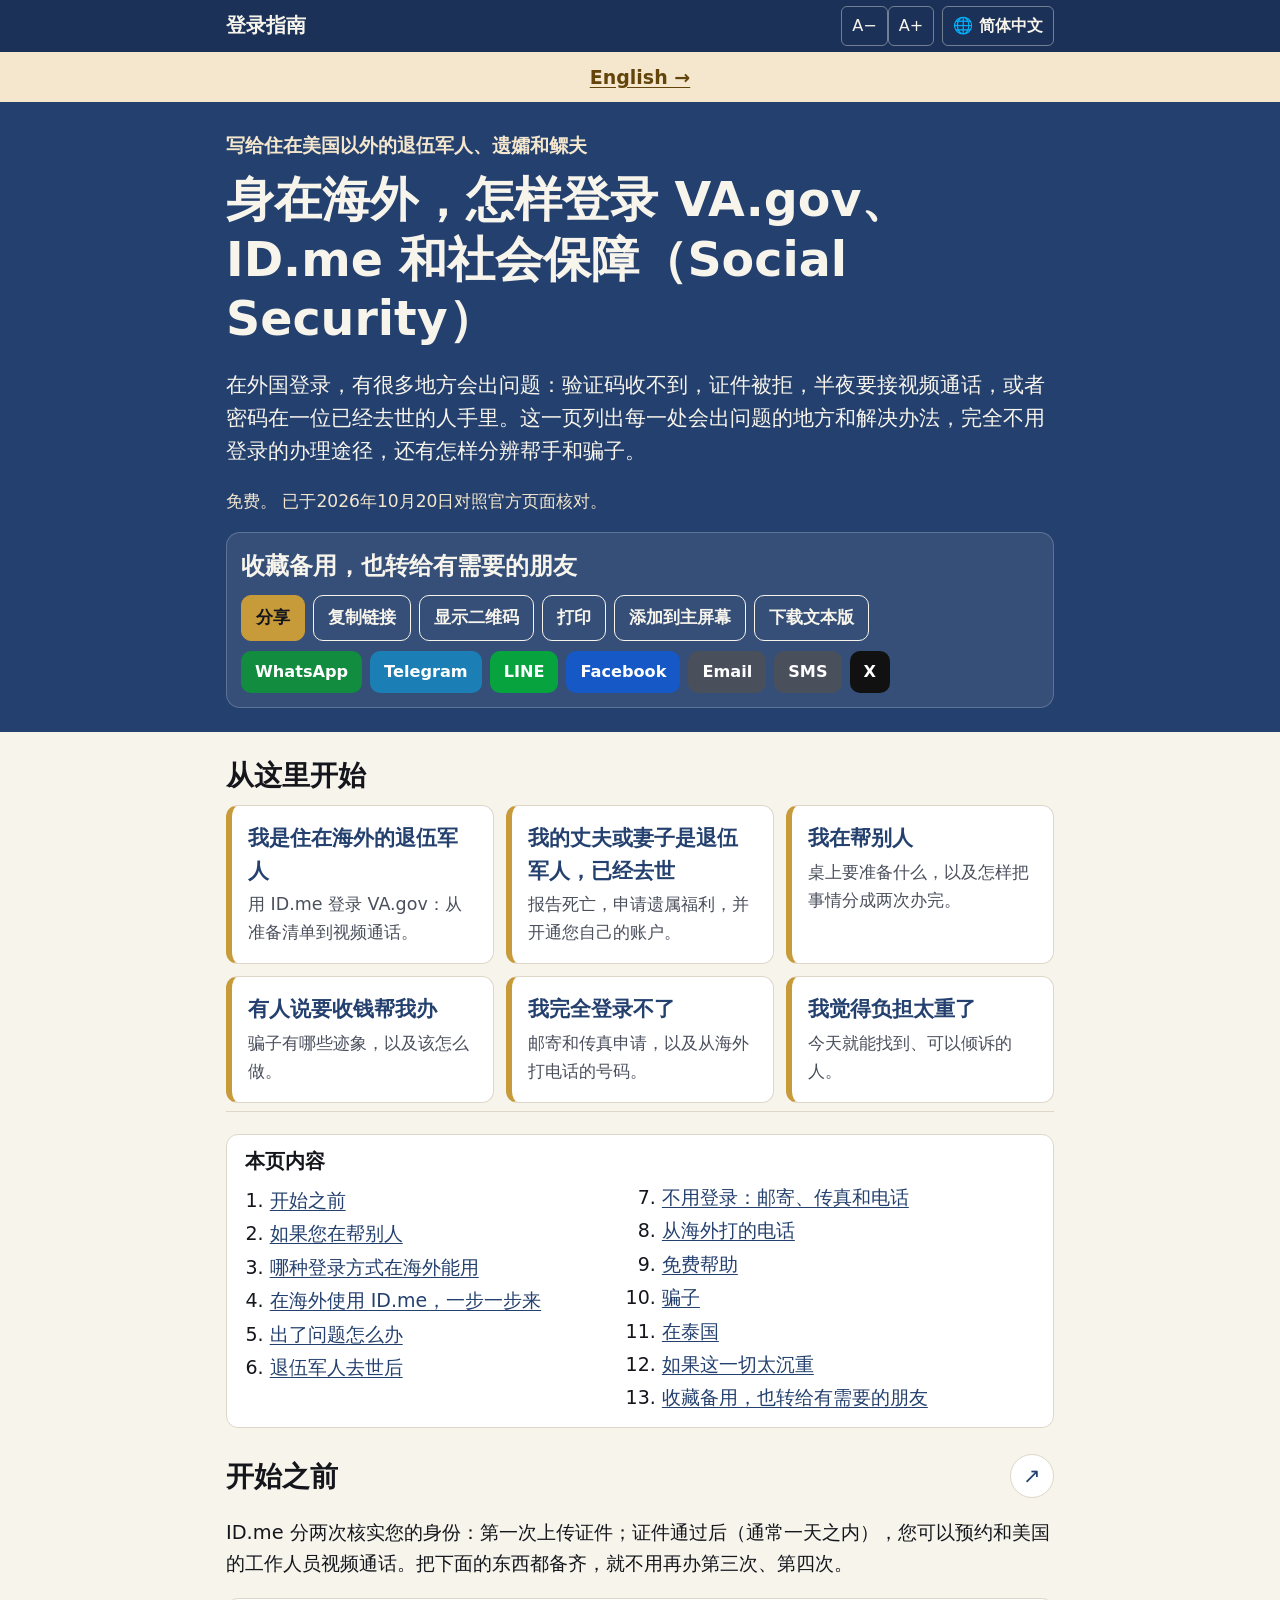
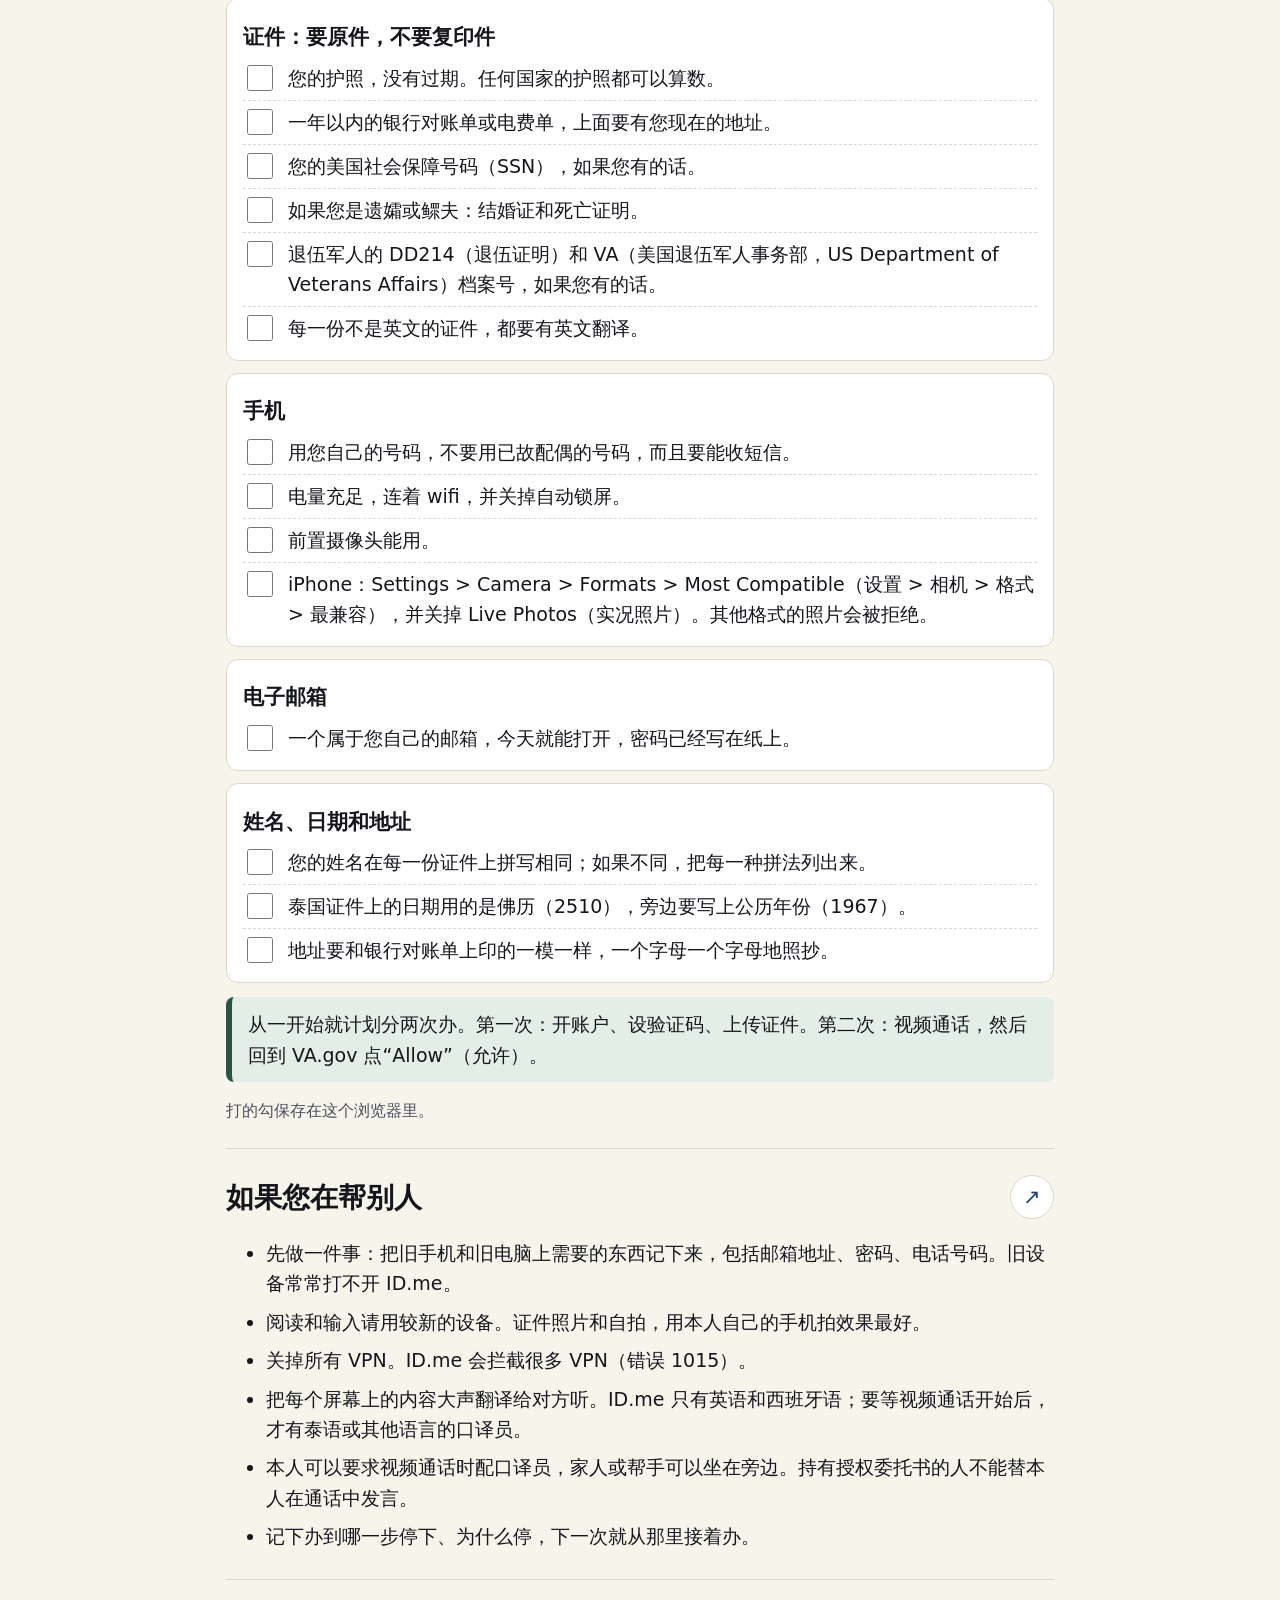
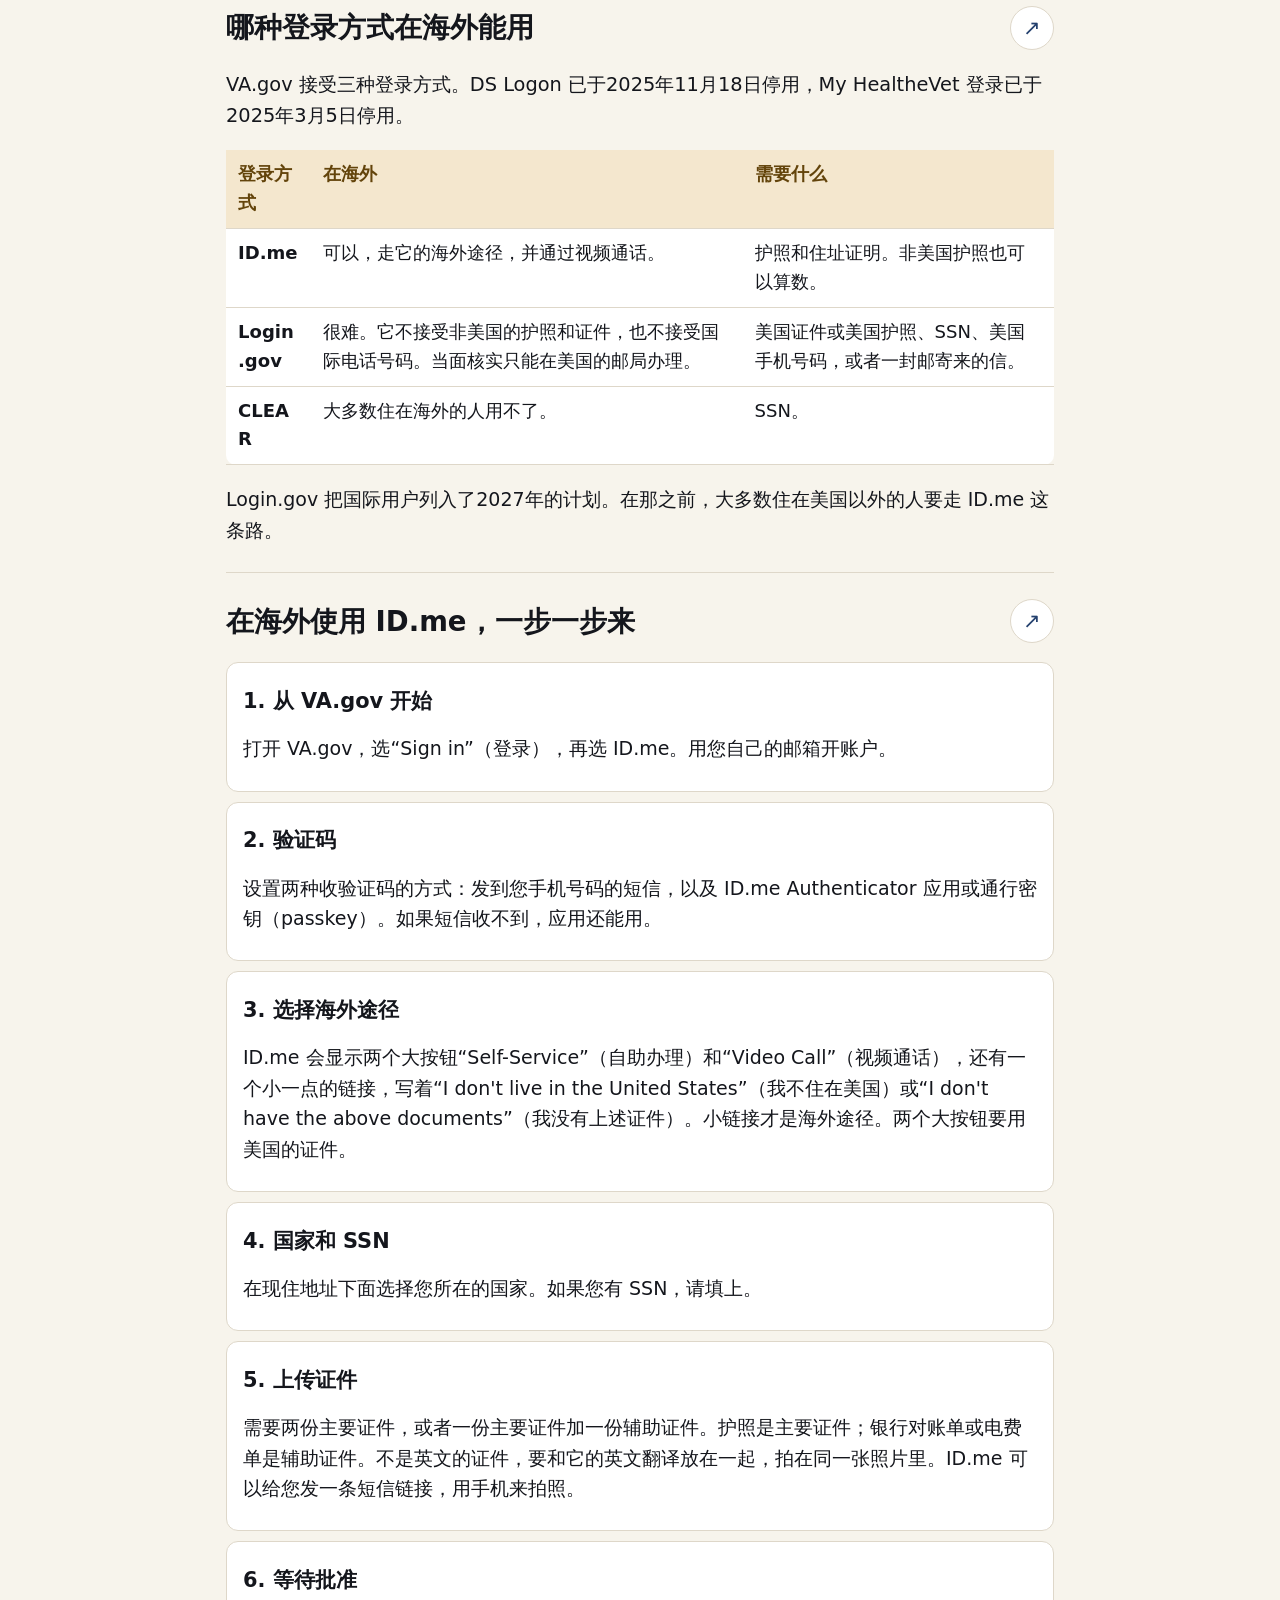
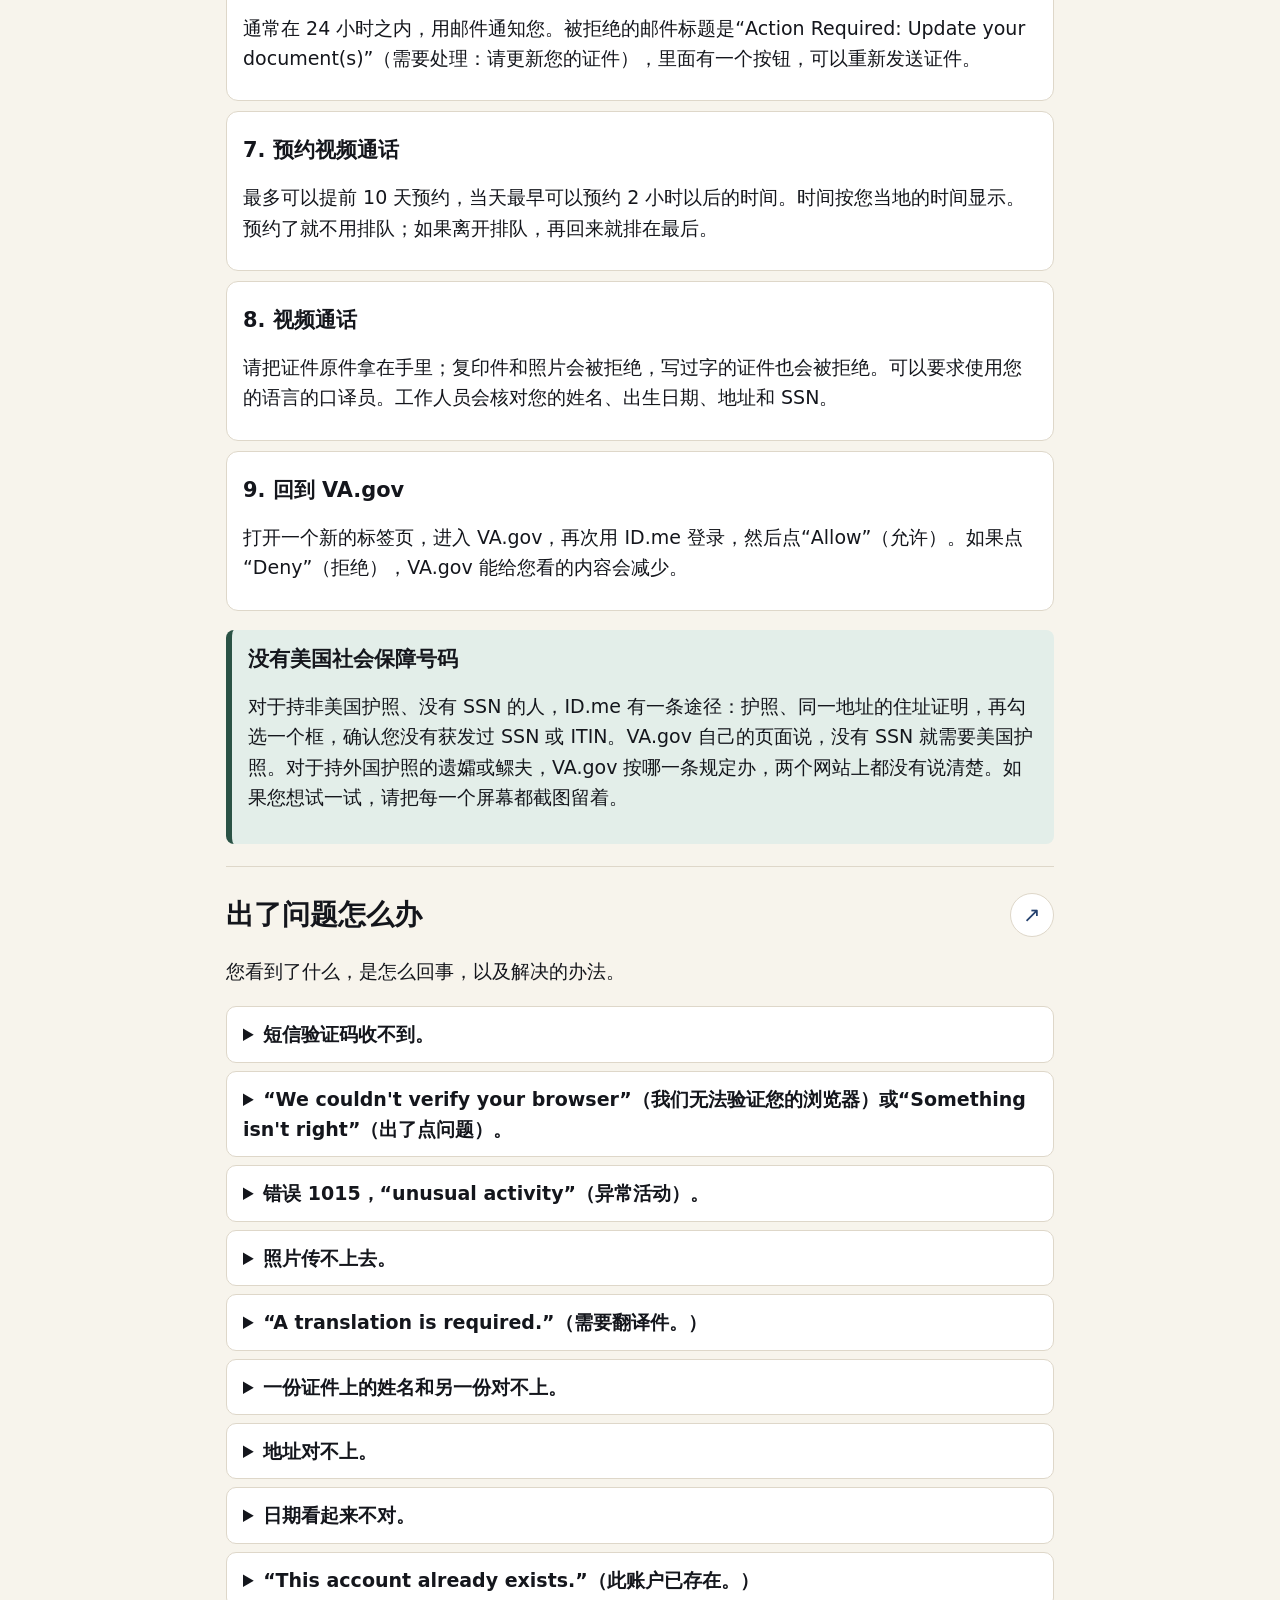
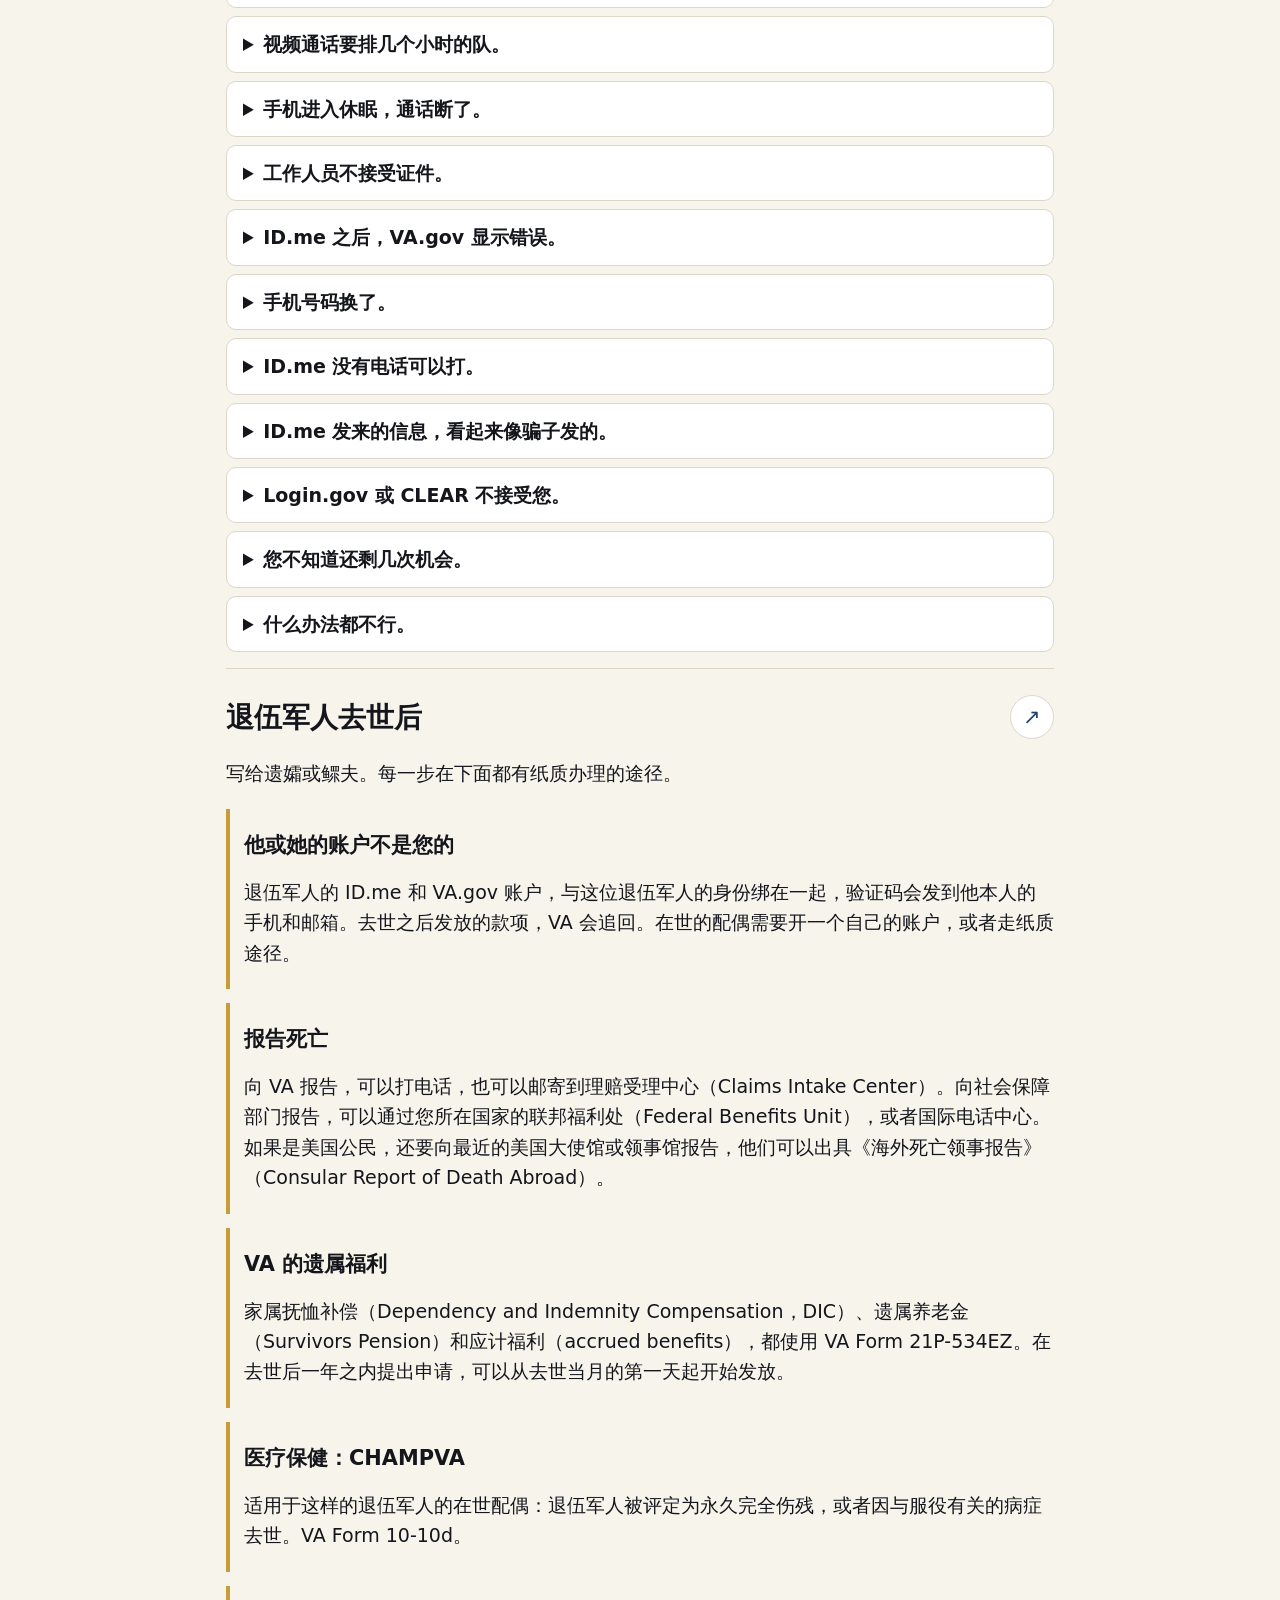
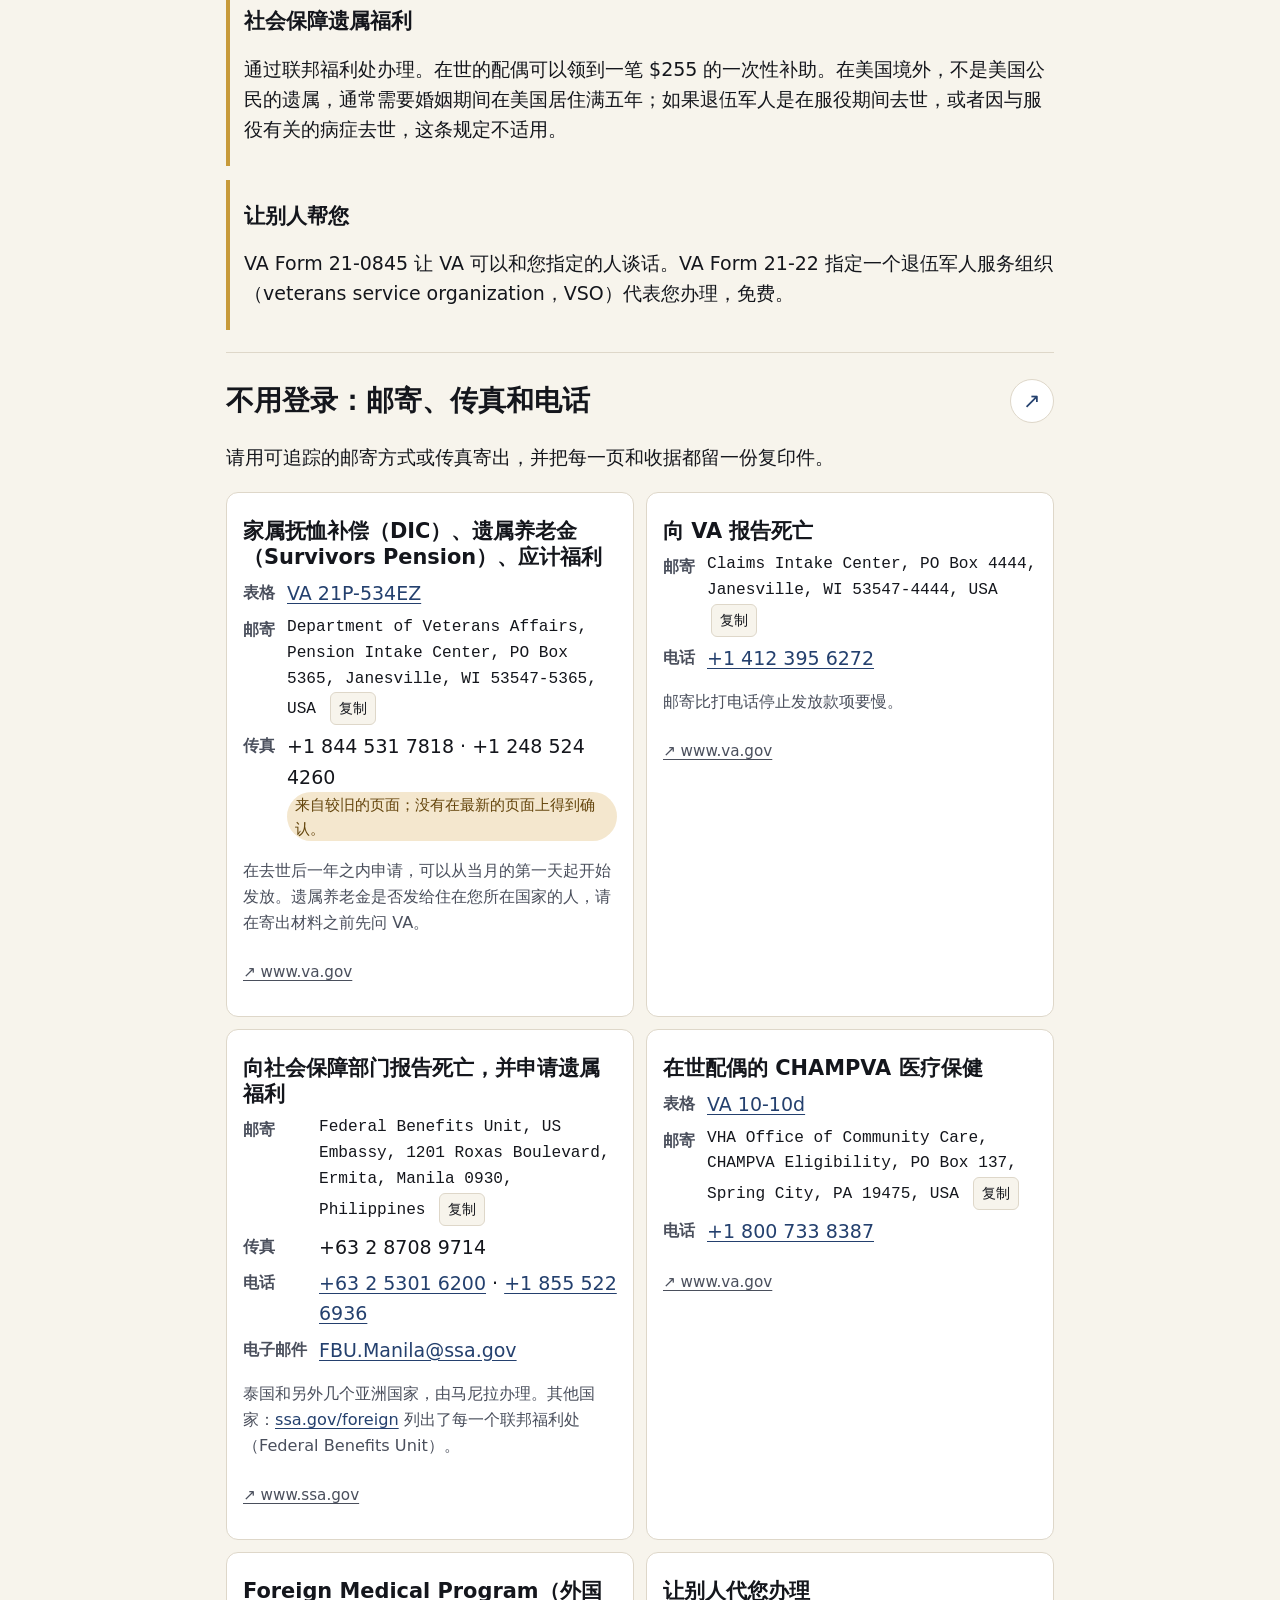
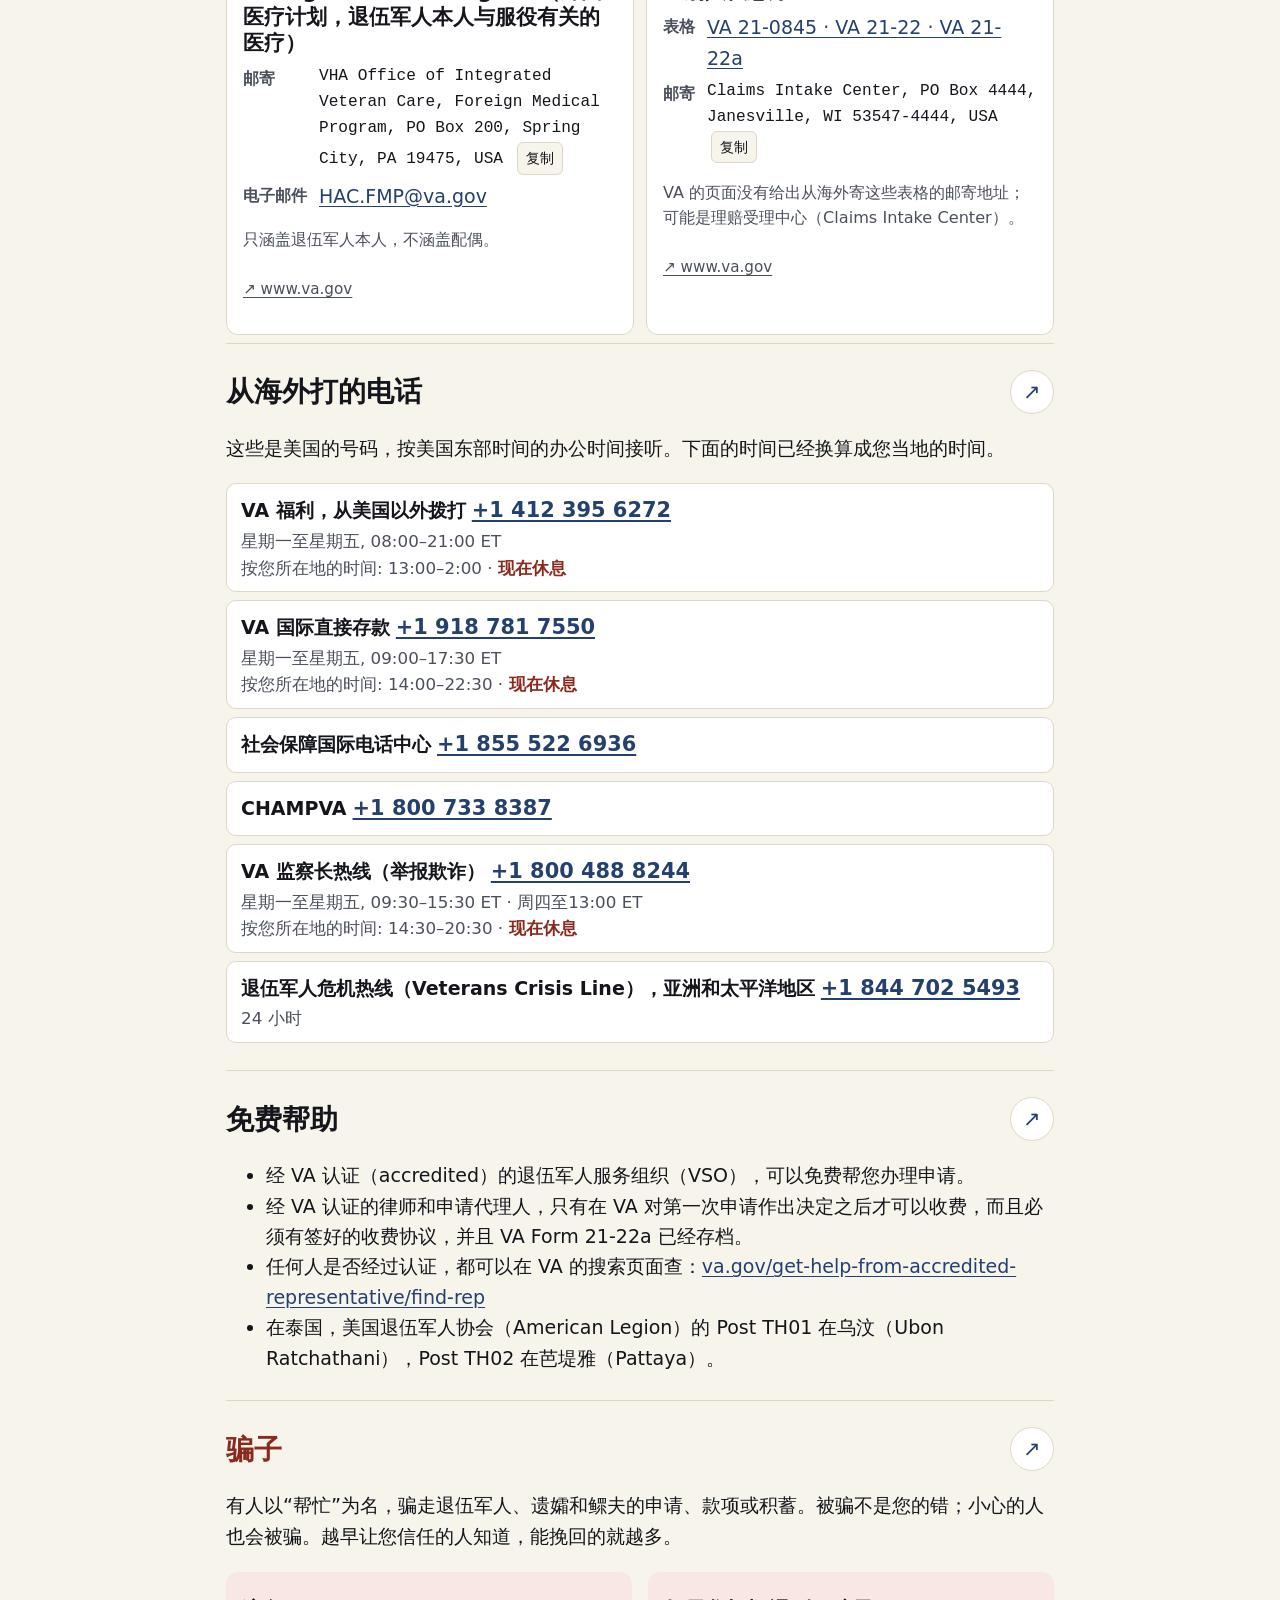
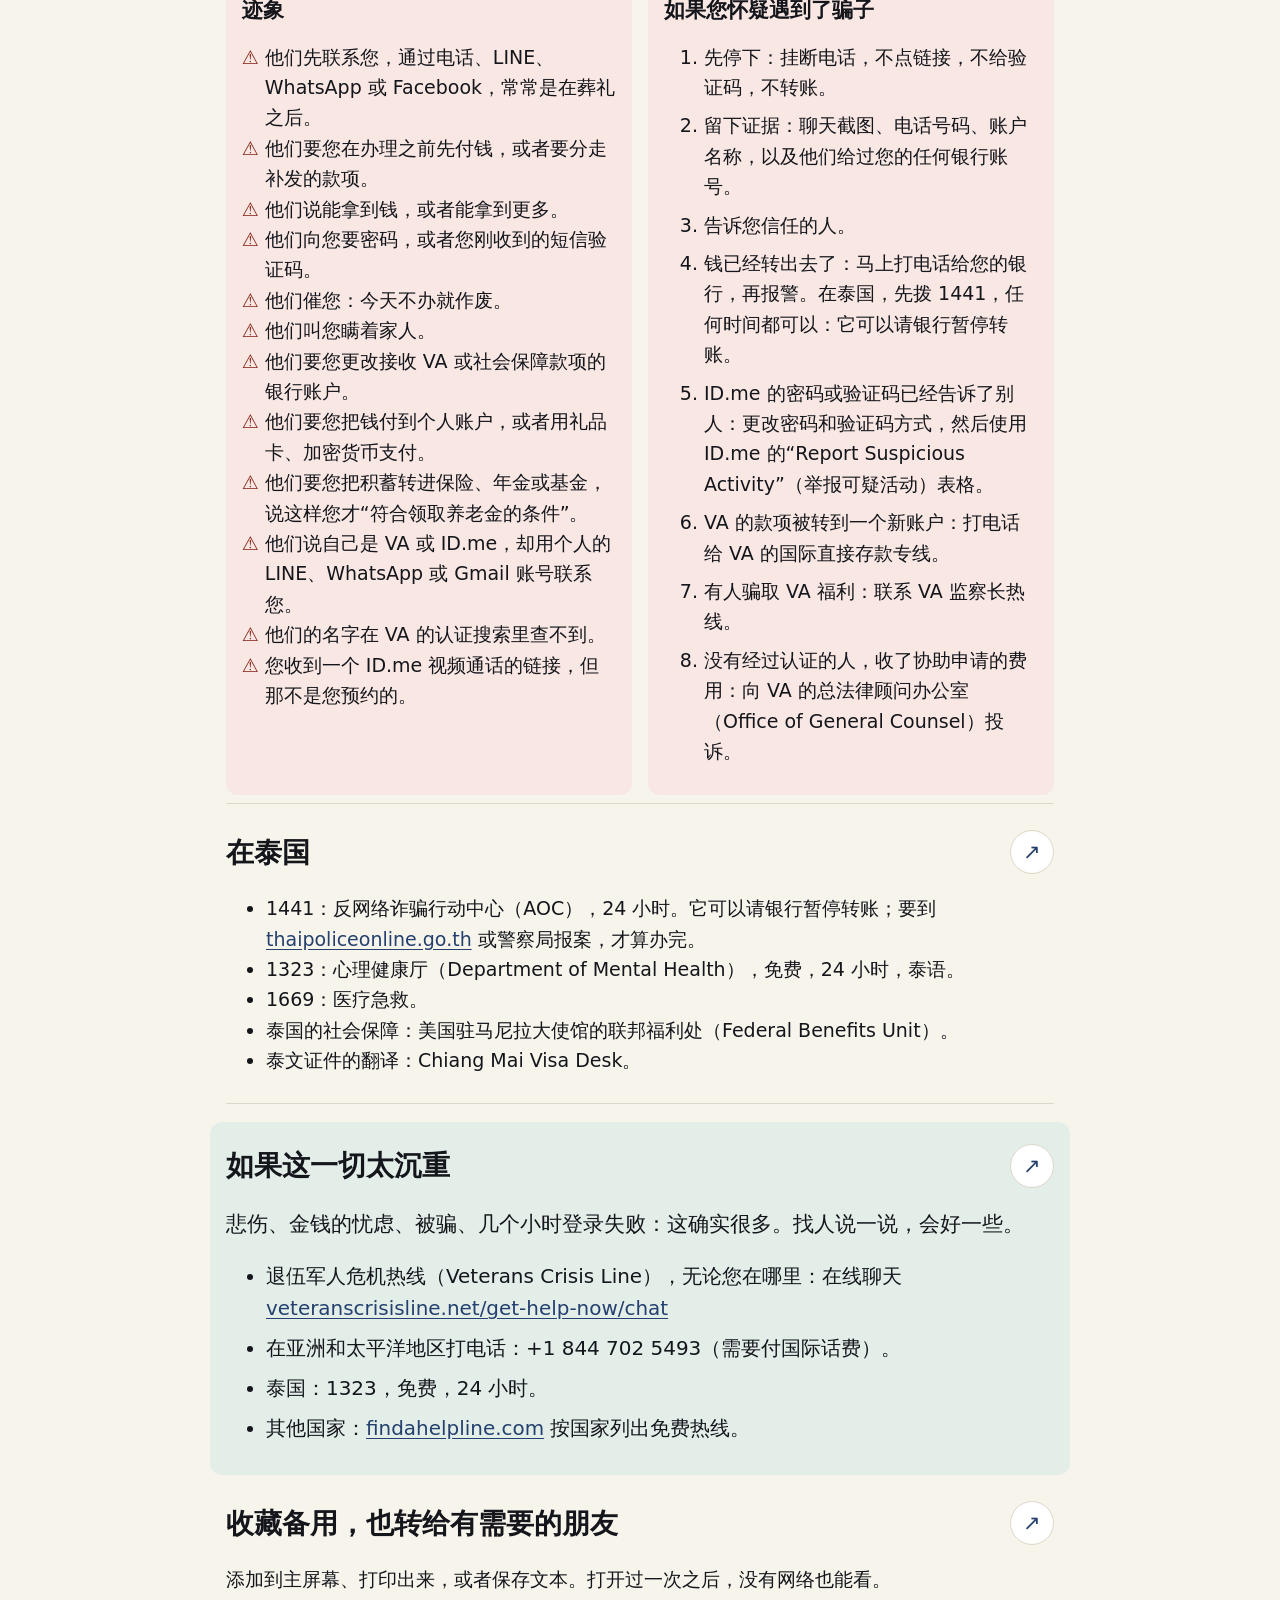
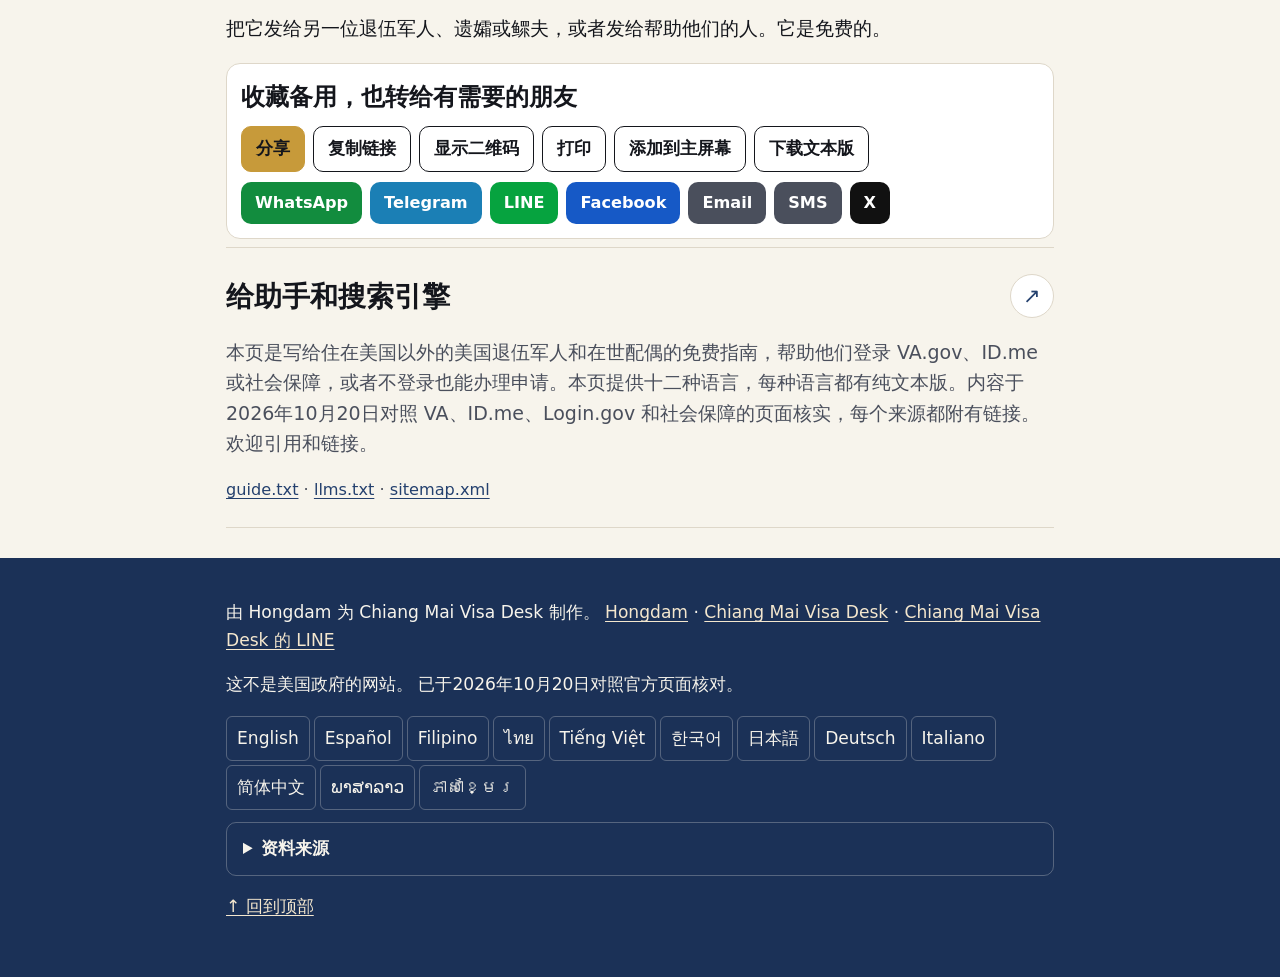
<file: docs/zh/index.html>
<!doctype html>
<html lang="zh-Hans" dir="ltr" translate="no" class="notranslate">
<head>
<meta charset="utf-8">
<meta name="viewport" content="width=device-width, initial-scale=1">
<meta name="google" content="notranslate">
<title>登录指南：从海外登录 VA.gov、ID.me，办理社会保障（Social Security）</title>
<meta name="description" content="写给住在美国以外的退伍军人、遗孀和鳏夫的免费指南：怎样用 ID.me 登录 VA.gov，出了问题怎么办，不用登录的纸质申请，怎样识别骗子，以及该打给谁。">
<link rel="canonical" href="https://nanobotco.github.io/getting-in/zh/">
<link rel="alternate" hreflang="en" href="https://nanobotco.github.io/getting-in/"><link rel="alternate" hreflang="es" href="https://nanobotco.github.io/getting-in/es/"><link rel="alternate" hreflang="tl" href="https://nanobotco.github.io/getting-in/tl/"><link rel="alternate" hreflang="th" href="https://nanobotco.github.io/getting-in/th/"><link rel="alternate" hreflang="vi" href="https://nanobotco.github.io/getting-in/vi/"><link rel="alternate" hreflang="ko" href="https://nanobotco.github.io/getting-in/ko/"><link rel="alternate" hreflang="ja" href="https://nanobotco.github.io/getting-in/ja/"><link rel="alternate" hreflang="de" href="https://nanobotco.github.io/getting-in/de/"><link rel="alternate" hreflang="it" href="https://nanobotco.github.io/getting-in/it/"><link rel="alternate" hreflang="zh-Hans" href="https://nanobotco.github.io/getting-in/zh/"><link rel="alternate" hreflang="lo" href="https://nanobotco.github.io/getting-in/lo/"><link rel="alternate" hreflang="km" href="https://nanobotco.github.io/getting-in/km/"><link rel="alternate" hreflang="x-default" href="https://nanobotco.github.io/getting-in/">
<meta property="og:type" content="website">
<meta property="og:title" content="登录指南：从海外登录 VA.gov、ID.me，办理社会保障（Social Security）">
<meta property="og:description" content="写给住在美国以外的退伍军人、遗孀和鳏夫的免费指南：怎样用 ID.me 登录 VA.gov，出了问题怎么办，不用登录的纸质申请，怎样识别骗子，以及该打给谁。">
<meta property="og:url" content="https://nanobotco.github.io/getting-in/zh/">
<meta property="og:image" content="https://nanobotco.github.io/getting-in/zh/card.png">
<meta property="og:image:alt" content="登录指南 · VA · ID.me · 社会保障 · 身在海外">
<meta name="twitter:image:alt" content="登录指南 · VA · ID.me · 社会保障 · 身在海外">
<meta property="og:image:width" content="1200"><meta property="og:image:height" content="630">
<meta property="og:locale" content="zh_Hans">
<meta name="twitter:card" content="summary_large_image">
<meta name="twitter:title" content="登录指南：从海外登录 VA.gov、ID.me，办理社会保障（Social Security）">
<meta name="twitter:description" content="写给住在美国以外的退伍军人、遗孀和鳏夫的免费指南：怎样用 ID.me 登录 VA.gov，出了问题怎么办，不用登录的纸质申请，怎样识别骗子，以及该打给谁。">
<meta name="twitter:image" content="https://nanobotco.github.io/getting-in/zh/card.png">
<meta name="theme-color" content="#24406E">
<link rel="manifest" href="../manifest.webmanifest">
<link rel="icon" href="../assets/icon.svg" type="image/svg+xml">
<link rel="apple-touch-icon" href="../assets/icon-192.png">

<link rel="stylesheet" href="../assets/style.css?v=cb8917d4">
<script type="application/ld+json">{"@context": "https://schema.org", "@type": "WebPage", "name": "登录指南：从海外登录 VA.gov、ID.me，办理社会保障（Social Security）", "description": "写给住在美国以外的退伍军人、遗孀和鳏夫的免费指南：怎样用 ID.me 登录 VA.gov，出了问题怎么办，不用登录的纸质申请，怎样识别骗子，以及该打给谁。", "url": "https://nanobotco.github.io/getting-in/zh/", "inLanguage": "zh-Hans", "isAccessibleForFree": true, "dateModified": "2026-10-20", "audience": {"@type": "Audience", "audienceType": "US veterans and surviving spouses living outside the United States"}, "publisher": {"@type": "Organization", "name": "Hongdam", "url": "https://hongdam.net/"}, "about": [{"@type": "GovernmentService", "name": "VA.gov sign-in"}, {"@type": "Thing", "name": "ID.me"}, {"@type": "GovernmentService", "name": "Dependency and Indemnity Compensation"}]}</script><script type="application/ld+json">{"@context": "https://schema.org", "@type": "FAQPage", "inLanguage": "zh-Hans", "mainEntity": [{"@type": "Question", "name": "短信验证码收不到。", "acceptedAnswer": {"@type": "Answer", "text": "发往有些国家的短信会很晚才到，或者收不到。先点“Resend”（重新发送），再点“Call me”（打电话给我）。提前设好第二种方式，也就是 ID.me Authenticator 应用或通行密钥（passkey），不用短信也能用。"}}, {"@type": "Question", "name": "“We couldn't verify your browser”（我们无法验证您的浏览器）或“Something isn't right”（出了点问题）。", "acceptedAnswer": {"@type": "Answer", "text": "浏览器太旧，或者 JavaScript 被关掉了。请用最新版的 Chrome、Safari、Edge 或 Firefox，并且不要启用任何扩展程序。"}}, {"@type": "Question", "name": "错误 1015，“unusual activity”（异常活动）。", "acceptedAnswer": {"@type": "Answer", "text": "开着 VPN 或代理。关掉它，再试一次。"}}, {"@type": "Question", "name": "照片传不上去。", "acceptedAnswer": {"@type": "Answer", "text": "iPhone 拍的 HEIC 格式照片和 Live Photos（实况照片）会被拒绝。请设置 Settings > Camera > Formats > Most Compatible（设置 > 相机 > 格式 > 最兼容）。"}}, {"@type": "Question", "name": "“A translation is required.”（需要翻译件。）", "acceptedAnswer": {"@type": "Answer", "text": "不是英文的证件，要和它的英文翻译一起拍，两样放在同一张照片里。"}}, {"@type": "Question", "name": "一份证件上的姓名和另一份对不上。", "acceptedAnswer": {"@type": "Answer", "text": "泰文、老挝文、高棉文、韩文、中文和其他文字的姓名，在不同的文件上，英文拼法可能不一样。请带上所有写有这个姓名的证件，再带一份翻译件，翻译件的拼法要和护照一致。"}}, {"@type": "Question", "name": "地址对不上。", "acceptedAnswer": {"@type": "Answer", "text": "银行和水电公司可能用不同的英文写法来写同一个地址。请照您上传的那份证件上印的地址，原样输入。"}}, {"@type": "Question", "name": "日期看起来不对。", "acceptedAnswer": {"@type": "Answer", "text": "泰国证件用佛历记年，比公历多 543 年：佛历 2510 年就是公历 1967 年。翻译件可以两种年份都写上。"}}, {"@type": "Question", "name": "“This account already exists.”（此账户已存在。）", "acceptedAnswer": {"@type": "Answer", "text": "每个人只能有一个通过核实的 ID.me 账户。提示里可能只显示姓名的首字母和邮箱地址的结尾部分。这个线索能告诉您，是哪个旧邮箱开过这个账户。"}}, {"@type": "Question", "name": "视频通话要排几个小时的队。", "acceptedAnswer": {"@type": "Answer", "text": "工作人员在美国。请预约一个时间，不要排队；证件通过之后才能预约。"}}, {"@type": "Question", "name": "手机进入休眠，通话断了。", "acceptedAnswer": {"@type": "Answer", "text": "关掉自动锁屏，插上充电器，连着 wifi，然后重新预约。"}}, {"@type": "Question", "name": "工作人员不接受证件。", "acceptedAnswer": {"@type": "Answer", "text": "复印件、证件的照片、已过期的护照、临时证件和写过字的证件都会被拒绝。反光和折痕也可能不通过。请用原件，平放，光线要好。"}}, {"@type": "Question", "name": "ID.me 之后，VA.gov 显示错误。", "acceptedAnswer": {"@type": "Answer", "text": "您离开期间，VA.gov 的登录已超时。关掉这个标签页，开一个新的，重新登录，再点“Allow”（允许）。"}}, {"@type": "Question", "name": "手机号码换了。", "acceptedAnswer": {"@type": "Answer", "text": "换了新号码，就要在 ID.me 里重置验证码，有时还要再做一次较长的视频通话，来确认是您本人。"}}, {"@type": "Question", "name": "ID.me 没有电话可以打。", "acceptedAnswer": {"@type": "Answer", "text": "ID.me 的支持服务是在线聊天和在线表格，有英语和西班牙语。聊天最快，请本人在场。"}}, {"@type": "Question", "name": "ID.me 发来的信息，看起来像骗子发的。", "acceptedAnswer": {"@type": "Answer", "text": "ID.me 会用英语，通过短信和邮件发送验证码和链接。办理期间，您会收到这些；如果是您没有要求的信息，而且对方要您把验证码念给他听，那就是骗子发的。"}}, {"@type": "Question", "name": "Login.gov 或 CLEAR 不接受您。", "acceptedAnswer": {"@type": "Answer", "text": "两者都需要美国社会保障号码，Login.gov 还需要美国的证件。在海外，要走 ID.me 这条路。"}}, {"@type": "Question", "name": "您不知道还剩几次机会。", "acceptedAnswer": {"@type": "Answer", "text": "ID.me 没有公布次数上限。同一步失败两次之后，下一步就是走视频通话的途径。"}}, {"@type": "Question", "name": "什么办法都不行。", "acceptedAnswer": {"@type": "Answer", "text": "大多数申请可以用纸质方式办理，邮寄或传真，不需要登录。见下文。"}}]}</script><script type="application/ld+json">{"@context": "https://schema.org", "@type": "HowTo", "name": "在海外使用 ID.me，一步一步来", "inLanguage": "zh-Hans", "step": [{"@type": "HowToStep", "name": "1. 从 VA.gov 开始", "text": "打开 VA.gov，选“Sign in”（登录），再选 ID.me。用您自己的邮箱开账户。"}, {"@type": "HowToStep", "name": "2. 验证码", "text": "设置两种收验证码的方式：发到您手机号码的短信，以及 ID.me Authenticator 应用或通行密钥（passkey）。如果短信收不到，应用还能用。"}, {"@type": "HowToStep", "name": "3. 选择海外途径", "text": "ID.me 会显示两个大按钮“Self-Service”（自助办理）和“Video Call”（视频通话），还有一个小一点的链接，写着“I don't live in the United States”（我不住在美国）或“I don't have the above documents”（我没有上述证件）。小链接才是海外途径。两个大按钮要用美国的证件。"}, {"@type": "HowToStep", "name": "4. 国家和 SSN", "text": "在现住地址下面选择您所在的国家。如果您有 SSN，请填上。"}, {"@type": "HowToStep", "name": "5. 上传证件", "text": "需要两份主要证件，或者一份主要证件加一份辅助证件。护照是主要证件；银行对账单或电费单是辅助证件。不是英文的证件，要和它的英文翻译放在一起，拍在同一张照片里。ID.me 可以给您发一条短信链接，用手机来拍照。"}, {"@type": "HowToStep", "name": "6. 等待批准", "text": "通常在 24 小时之内，用邮件通知您。被拒绝的邮件标题是“Action Required: Update your document(s)”（需要处理：请更新您的证件），里面有一个按钮，可以重新发送证件。"}, {"@type": "HowToStep", "name": "7. 预约视频通话", "text": "最多可以提前 10 天预约，当天最早可以预约 2 小时以后的时间。时间按您当地的时间显示。预约了就不用排队；如果离开排队，再回来就排在最后。"}, {"@type": "HowToStep", "name": "8. 视频通话", "text": "请把证件原件拿在手里；复印件和照片会被拒绝，写过字的证件也会被拒绝。可以要求使用您的语言的口译员。工作人员会核对您的姓名、出生日期、地址和 SSN。"}, {"@type": "HowToStep", "name": "9. 回到 VA.gov", "text": "打开一个新的标签页，进入 VA.gov，再次用 ID.me 登录，然后点“Allow”（允许）。如果点“Deny”（拒绝），VA.gov 能给您看的内容会减少。"}]}</script>
</head>
<body class="notranslate lang-zh" data-url="https://nanobotco.github.io/getting-in/zh/" data-title="登录指南：从海外登录 VA.gov、ID.me，办理社会保障（Social Security）" data-text="写给身在海外的退伍军人、遗孀和鳏夫的免费指南：VA.gov、ID.me、社会保障、纸质申请，以及怎样识别骗子。收藏备用，也转给有需要的朋友。" data-sw="../sw.js" data-ios="iPhone 上：点“Share”按钮（分享），再点“Add to Home Screen”（添加到主屏幕）。">
<a class="skip" href="#start">从这里开始</a>
<header class="top">
  <div class="wrap top-row">
    <a class="brand" href="#">登录指南</a>
    <div class="top-tools">
      <div class="size" role="group" aria-label="字体大小"><button type="button" data-size="-1" aria-label="字体大小 −">A−</button><button type="button" data-size="1" aria-label="字体大小 +">A+</button></div>
      <details class="langs"><summary aria-label="语言">🌐 简体中文</summary><nav class="lang-menu"><a href="../" lang="en">English</a><a href="../es/" lang="es">Español</a><a href="../tl/" lang="tl">Filipino</a><a href="../th/" lang="th">ไทย</a><a href="../vi/" lang="vi">Tiếng Việt</a><a href="../ko/" lang="ko">한국어</a><a href="../ja/" lang="ja">日本語</a><a href="../de/" lang="de">Deutsch</a><a href="../it/" lang="it">Italiano</a><a href="../zh/" lang="zh-Hans" aria-current="page">简体中文</a><a href="../lo/" lang="lo">ພາສາລາວ</a><a href="../km/" lang="km">ភាសាខ្មែរ</a></nav></details>
    </div>
  </div>
</header>
<div class="suggest" hidden data-langs='{&quot;en&quot;: {&quot;name&quot;: &quot;English&quot;, &quot;href&quot;: &quot;../&quot;}, &quot;es&quot;: {&quot;name&quot;: &quot;Español&quot;, &quot;href&quot;: &quot;../es/&quot;}, &quot;tl&quot;: {&quot;name&quot;: &quot;Filipino&quot;, &quot;href&quot;: &quot;../tl/&quot;}, &quot;th&quot;: {&quot;name&quot;: &quot;ไทย&quot;, &quot;href&quot;: &quot;../th/&quot;}, &quot;vi&quot;: {&quot;name&quot;: &quot;Tiếng Việt&quot;, &quot;href&quot;: &quot;../vi/&quot;}, &quot;ko&quot;: {&quot;name&quot;: &quot;한국어&quot;, &quot;href&quot;: &quot;../ko/&quot;}, &quot;ja&quot;: {&quot;name&quot;: &quot;日本語&quot;, &quot;href&quot;: &quot;../ja/&quot;}, &quot;de&quot;: {&quot;name&quot;: &quot;Deutsch&quot;, &quot;href&quot;: &quot;../de/&quot;}, &quot;it&quot;: {&quot;name&quot;: &quot;Italiano&quot;, &quot;href&quot;: &quot;../it/&quot;}, &quot;lo&quot;: {&quot;name&quot;: &quot;ພາສາລາວ&quot;, &quot;href&quot;: &quot;../lo/&quot;}, &quot;km&quot;: {&quot;name&quot;: &quot;ភាសាខ្មែរ&quot;, &quot;href&quot;: &quot;../km/&quot;}}'></div>
<main>
<div class="hero"><div class="wrap">
  <p class="kicker">写给住在美国以外的退伍军人、遗孀和鳏夫</p>
  <h1>身在海外，怎样登录 VA.gov、ID.me 和社会保障（Social Security）</h1>
  <p class="lede">在外国登录，有很多地方会出问题：验证码收不到，证件被拒，半夜要接视频通话，或者密码在一位已经去世的人手里。这一页列出每一处会出问题的地方和解决办法，完全不用登录的办理途径，还有怎样分辨帮手和骗子。</p>
  <p class="free">免费。 已于2026年10月20日对照官方页面核对。</p>
  <div class="kit" data-where="top">
  <p class="cta">收藏备用，也转给有需要的朋友</p>
  <div class="kit-main">
    <button class="btn primary js-share" type="button">分享</button>
    <button class="btn js-copy" type="button" data-copied="已复制">复制链接</button>
    <button class="btn js-qr" type="button">显示二维码</button>
    <button class="btn js-print" type="button">打印</button>
    <button class="btn js-install" type="button" hidden>添加到主屏幕</button>
    <a class="btn" href="guide.txt" download>下载文本版</a>
  </div>
  <div class="apps"><a class="app app-whatsapp" href="https://wa.me/?text=%E5%86%99%E7%BB%99%E8%BA%AB%E5%9C%A8%E6%B5%B7%E5%A4%96%E7%9A%84%E9%80%80%E4%BC%8D%E5%86%9B%E4%BA%BA%E3%80%81%E9%81%97%E5%AD%80%E5%92%8C%E9%B3%8F%E5%A4%AB%E7%9A%84%E5%85%8D%E8%B4%B9%E6%8C%87%E5%8D%97%EF%BC%9AVA.gov%E3%80%81ID.me%E3%80%81%E7%A4%BE%E4%BC%9A%E4%BF%9D%E9%9A%9C%E3%80%81%E7%BA%B8%E8%B4%A8%E7%94%B3%E8%AF%B7%EF%BC%8C%E4%BB%A5%E5%8F%8A%E6%80%8E%E6%A0%B7%E8%AF%86%E5%88%AB%E9%AA%97%E5%AD%90%E3%80%82%E6%94%B6%E8%97%8F%E5%A4%87%E7%94%A8%EF%BC%8C%E4%B9%9F%E8%BD%AC%E7%BB%99%E6%9C%89%E9%9C%80%E8%A6%81%E7%9A%84%E6%9C%8B%E5%8F%8B%E3%80%82%20https%3A%2F%2Fnanobotco.github.io%2Fgetting-in%2Fzh%2F" target="_blank" rel="noopener" data-app="whatsapp">WhatsApp</a><a class="app app-telegram" href="https://t.me/share/url?url=https%3A%2F%2Fnanobotco.github.io%2Fgetting-in%2Fzh%2F&amp;text=%E5%86%99%E7%BB%99%E8%BA%AB%E5%9C%A8%E6%B5%B7%E5%A4%96%E7%9A%84%E9%80%80%E4%BC%8D%E5%86%9B%E4%BA%BA%E3%80%81%E9%81%97%E5%AD%80%E5%92%8C%E9%B3%8F%E5%A4%AB%E7%9A%84%E5%85%8D%E8%B4%B9%E6%8C%87%E5%8D%97%EF%BC%9AVA.gov%E3%80%81ID.me%E3%80%81%E7%A4%BE%E4%BC%9A%E4%BF%9D%E9%9A%9C%E3%80%81%E7%BA%B8%E8%B4%A8%E7%94%B3%E8%AF%B7%EF%BC%8C%E4%BB%A5%E5%8F%8A%E6%80%8E%E6%A0%B7%E8%AF%86%E5%88%AB%E9%AA%97%E5%AD%90%E3%80%82%E6%94%B6%E8%97%8F%E5%A4%87%E7%94%A8%EF%BC%8C%E4%B9%9F%E8%BD%AC%E7%BB%99%E6%9C%89%E9%9C%80%E8%A6%81%E7%9A%84%E6%9C%8B%E5%8F%8B%E3%80%82" target="_blank" rel="noopener" data-app="telegram">Telegram</a><a class="app app-line" href="https://line.me/R/share?text=%E5%86%99%E7%BB%99%E8%BA%AB%E5%9C%A8%E6%B5%B7%E5%A4%96%E7%9A%84%E9%80%80%E4%BC%8D%E5%86%9B%E4%BA%BA%E3%80%81%E9%81%97%E5%AD%80%E5%92%8C%E9%B3%8F%E5%A4%AB%E7%9A%84%E5%85%8D%E8%B4%B9%E6%8C%87%E5%8D%97%EF%BC%9AVA.gov%E3%80%81ID.me%E3%80%81%E7%A4%BE%E4%BC%9A%E4%BF%9D%E9%9A%9C%E3%80%81%E7%BA%B8%E8%B4%A8%E7%94%B3%E8%AF%B7%EF%BC%8C%E4%BB%A5%E5%8F%8A%E6%80%8E%E6%A0%B7%E8%AF%86%E5%88%AB%E9%AA%97%E5%AD%90%E3%80%82%E6%94%B6%E8%97%8F%E5%A4%87%E7%94%A8%EF%BC%8C%E4%B9%9F%E8%BD%AC%E7%BB%99%E6%9C%89%E9%9C%80%E8%A6%81%E7%9A%84%E6%9C%8B%E5%8F%8B%E3%80%82%20https%3A%2F%2Fnanobotco.github.io%2Fgetting-in%2Fzh%2F" target="_blank" rel="noopener" data-app="line">LINE</a><a class="app app-facebook" href="https://www.facebook.com/sharer/sharer.php?u=https%3A%2F%2Fnanobotco.github.io%2Fgetting-in%2Fzh%2F" target="_blank" rel="noopener" data-app="facebook">Facebook</a><a class="app app-email" href="mailto:?subject=%E7%99%BB%E5%BD%95%E6%8C%87%E5%8D%97%EF%BC%9A%E4%BB%8E%E6%B5%B7%E5%A4%96%E7%99%BB%E5%BD%95%20VA.gov%E3%80%81ID.me%EF%BC%8C%E5%8A%9E%E7%90%86%E7%A4%BE%E4%BC%9A%E4%BF%9D%E9%9A%9C%EF%BC%88Social%20Security%EF%BC%89&amp;body=%E5%86%99%E7%BB%99%E8%BA%AB%E5%9C%A8%E6%B5%B7%E5%A4%96%E7%9A%84%E9%80%80%E4%BC%8D%E5%86%9B%E4%BA%BA%E3%80%81%E9%81%97%E5%AD%80%E5%92%8C%E9%B3%8F%E5%A4%AB%E7%9A%84%E5%85%8D%E8%B4%B9%E6%8C%87%E5%8D%97%EF%BC%9AVA.gov%E3%80%81ID.me%E3%80%81%E7%A4%BE%E4%BC%9A%E4%BF%9D%E9%9A%9C%E3%80%81%E7%BA%B8%E8%B4%A8%E7%94%B3%E8%AF%B7%EF%BC%8C%E4%BB%A5%E5%8F%8A%E6%80%8E%E6%A0%B7%E8%AF%86%E5%88%AB%E9%AA%97%E5%AD%90%E3%80%82%E6%94%B6%E8%97%8F%E5%A4%87%E7%94%A8%EF%BC%8C%E4%B9%9F%E8%BD%AC%E7%BB%99%E6%9C%89%E9%9C%80%E8%A6%81%E7%9A%84%E6%9C%8B%E5%8F%8B%E3%80%82%0A%0Ahttps%3A%2F%2Fnanobotco.github.io%2Fgetting-in%2Fzh%2F" target="_blank" rel="noopener" data-app="email">Email</a><a class="app app-sms" href="sms:?&amp;body=%E5%86%99%E7%BB%99%E8%BA%AB%E5%9C%A8%E6%B5%B7%E5%A4%96%E7%9A%84%E9%80%80%E4%BC%8D%E5%86%9B%E4%BA%BA%E3%80%81%E9%81%97%E5%AD%80%E5%92%8C%E9%B3%8F%E5%A4%AB%E7%9A%84%E5%85%8D%E8%B4%B9%E6%8C%87%E5%8D%97%EF%BC%9AVA.gov%E3%80%81ID.me%E3%80%81%E7%A4%BE%E4%BC%9A%E4%BF%9D%E9%9A%9C%E3%80%81%E7%BA%B8%E8%B4%A8%E7%94%B3%E8%AF%B7%EF%BC%8C%E4%BB%A5%E5%8F%8A%E6%80%8E%E6%A0%B7%E8%AF%86%E5%88%AB%E9%AA%97%E5%AD%90%E3%80%82%E6%94%B6%E8%97%8F%E5%A4%87%E7%94%A8%EF%BC%8C%E4%B9%9F%E8%BD%AC%E7%BB%99%E6%9C%89%E9%9C%80%E8%A6%81%E7%9A%84%E6%9C%8B%E5%8F%8B%E3%80%82%20https%3A%2F%2Fnanobotco.github.io%2Fgetting-in%2Fzh%2F" target="_blank" rel="noopener" data-app="sms">SMS</a><a class="app app-x" href="https://twitter.com/intent/tweet?text=%E5%86%99%E7%BB%99%E8%BA%AB%E5%9C%A8%E6%B5%B7%E5%A4%96%E7%9A%84%E9%80%80%E4%BC%8D%E5%86%9B%E4%BA%BA%E3%80%81%E9%81%97%E5%AD%80%E5%92%8C%E9%B3%8F%E5%A4%AB%E7%9A%84%E5%85%8D%E8%B4%B9%E6%8C%87%E5%8D%97%EF%BC%9AVA.gov%E3%80%81ID.me%E3%80%81%E7%A4%BE%E4%BC%9A%E4%BF%9D%E9%9A%9C%E3%80%81%E7%BA%B8%E8%B4%A8%E7%94%B3%E8%AF%B7%EF%BC%8C%E4%BB%A5%E5%8F%8A%E6%80%8E%E6%A0%B7%E8%AF%86%E5%88%AB%E9%AA%97%E5%AD%90%E3%80%82%E6%94%B6%E8%97%8F%E5%A4%87%E7%94%A8%EF%BC%8C%E4%B9%9F%E8%BD%AC%E7%BB%99%E6%9C%89%E9%9C%80%E8%A6%81%E7%9A%84%E6%9C%8B%E5%8F%8B%E3%80%82&amp;url=https%3A%2F%2Fnanobotco.github.io%2Fgetting-in%2Fzh%2F" target="_blank" rel="noopener" data-app="x">X</a></div>
</div>
</div></div>
<div class="wrap">
<section id="start"><h2>从这里开始</h2><div class="cards"><a class="card" href="#before"><b>我是住在海外的退伍军人</b><span>用 ID.me 登录 VA.gov：从准备清单到视频通话。</span></a><a class="card" href="#death"><b>我的丈夫或妻子是退伍军人，已经去世</b><span>报告死亡，申请遗属福利，并开通您自己的账户。</span></a><a class="card" href="#helping"><b>我在帮别人</b><span>桌上要准备什么，以及怎样把事情分成两次办完。</span></a><a class="card" href="#scammers"><b>有人说要收钱帮我办</b><span>骗子有哪些迹象，以及该怎么做。</span></a><a class="card" href="#paper"><b>我完全登录不了</b><span>邮寄和传真申请，以及从海外打电话的号码。</span></a><a class="card" href="#care"><b>我觉得负担太重了</b><span>今天就能找到、可以倾诉的人。</span></a></div></section>
<nav class="toc" aria-label="本页内容"><h2>本页内容</h2><ol><li><a href="#before">开始之前</a></li><li><a href="#helping">如果您在帮别人</a></li><li><a href="#credentials">哪种登录方式在海外能用</a></li><li><a href="#idme">在海外使用 ID.me，一步一步来</a></li><li><a href="#wrong">出了问题怎么办</a></li><li><a href="#death">退伍军人去世后</a></li><li><a href="#paper">不用登录：邮寄、传真和电话</a></li><li><a href="#phone">从海外打的电话</a></li><li><a href="#help">免费帮助</a></li><li><a href="#scammers">骗子</a></li><li><a href="#thailand">在泰国</a></li><li><a href="#care">如果这一切太沉重</a></li><li><a href="#share">收藏备用，也转给有需要的朋友</a></li></ol></nav>
<section id="before" class="">
<div class="sec-head"><h2>开始之前</h2><button class="sec-share js-sec-share" type="button" data-id="before" aria-label="分享这一部分: 开始之前" title="分享这一部分">↗</button></div>
<p class="intro">ID.me 分两次核实您的身份：第一次上传证件；证件通过后（通常一天之内），您可以预约和美国的工作人员视频通话。把下面的东西都备齐，就不用再办第三次、第四次。</p><div class="group"><h3>证件：要原件，不要复印件</h3><ul class="checks"><li><label><input type="checkbox" class="tick" data-k="g0i0"> <span>您的护照，没有过期。任何国家的护照都可以算数。</span></label></li><li><label><input type="checkbox" class="tick" data-k="g0i1"> <span>一年以内的银行对账单或电费单，上面要有您现在的地址。</span></label></li><li><label><input type="checkbox" class="tick" data-k="g0i2"> <span>您的美国社会保障号码（SSN），如果您有的话。</span></label></li><li><label><input type="checkbox" class="tick" data-k="g0i3"> <span>如果您是遗孀或鳏夫：结婚证和死亡证明。</span></label></li><li><label><input type="checkbox" class="tick" data-k="g0i4"> <span>退伍军人的 DD214（退伍证明）和 VA（美国退伍军人事务部，US Department of Veterans Affairs）档案号，如果您有的话。</span></label></li><li><label><input type="checkbox" class="tick" data-k="g0i5"> <span>每一份不是英文的证件，都要有英文翻译。</span></label></li></ul></div><div class="group"><h3>手机</h3><ul class="checks"><li><label><input type="checkbox" class="tick" data-k="g1i0"> <span>用您自己的号码，不要用已故配偶的号码，而且要能收短信。</span></label></li><li><label><input type="checkbox" class="tick" data-k="g1i1"> <span>电量充足，连着 wifi，并关掉自动锁屏。</span></label></li><li><label><input type="checkbox" class="tick" data-k="g1i2"> <span>前置摄像头能用。</span></label></li><li><label><input type="checkbox" class="tick" data-k="g1i3"> <span>iPhone：Settings &gt; Camera &gt; Formats &gt; Most Compatible（设置 &gt; 相机 &gt; 格式 &gt; 最兼容），并关掉 Live Photos（实况照片）。其他格式的照片会被拒绝。</span></label></li></ul></div><div class="group"><h3>电子邮箱</h3><ul class="checks"><li><label><input type="checkbox" class="tick" data-k="g2i0"> <span>一个属于您自己的邮箱，今天就能打开，密码已经写在纸上。</span></label></li></ul></div><div class="group"><h3>姓名、日期和地址</h3><ul class="checks"><li><label><input type="checkbox" class="tick" data-k="g3i0"> <span>您的姓名在每一份证件上拼写相同；如果不同，把每一种拼法列出来。</span></label></li><li><label><input type="checkbox" class="tick" data-k="g3i1"> <span>泰国证件上的日期用的是佛历（2510），旁边要写上公历年份（1967）。</span></label></li><li><label><input type="checkbox" class="tick" data-k="g3i2"> <span>地址要和银行对账单上印的一模一样，一个字母一个字母地照抄。</span></label></li></ul></div><p class="callout">从一开始就计划分两次办。第一次：开账户、设验证码、上传证件。第二次：视频通话，然后回到 VA.gov 点“Allow”（允许）。</p><p class="small">打的勾保存在这个浏览器里。</p>
</section>
<section id="helping" class="">
<div class="sec-head"><h2>如果您在帮别人</h2><button class="sec-share js-sec-share" type="button" data-id="helping" aria-label="分享这一部分: 如果您在帮别人" title="分享这一部分">↗</button></div>
<ul class="steps-list"><li>先做一件事：把旧手机和旧电脑上需要的东西记下来，包括邮箱地址、密码、电话号码。旧设备常常打不开 ID.me。</li><li>阅读和输入请用较新的设备。证件照片和自拍，用本人自己的手机拍效果最好。</li><li>关掉所有 VPN。ID.me 会拦截很多 VPN（错误 1015）。</li><li>把每个屏幕上的内容大声翻译给对方听。ID.me 只有英语和西班牙语；要等视频通话开始后，才有泰语或其他语言的口译员。</li><li>本人可以要求视频通话时配口译员，家人或帮手可以坐在旁边。持有授权委托书的人不能替本人在通话中发言。</li><li>记下办到哪一步停下、为什么停，下一次就从那里接着办。</li></ul>
</section>
<section id="credentials" class="">
<div class="sec-head"><h2>哪种登录方式在海外能用</h2><button class="sec-share js-sec-share" type="button" data-id="credentials" aria-label="分享这一部分: 哪种登录方式在海外能用" title="分享这一部分">↗</button></div>
<p class="intro">VA.gov 接受三种登录方式。DS Logon 已于2025年11月18日停用，My HealtheVet 登录已于2025年3月5日停用。</p><div class="table-wrap"><table><thead><tr><th scope="col">登录方式</th><th scope="col">在海外</th><th scope="col">需要什么</th></tr></thead><tbody><tr><th scope="row">ID.me</th><td>可以，走它的海外途径，并通过视频通话。</td><td>护照和住址证明。非美国护照也可以算数。</td></tr><tr><th scope="row">Login.gov</th><td>很难。它不接受非美国的护照和证件，也不接受国际电话号码。当面核实只能在美国的邮局办理。</td><td>美国证件或美国护照、SSN、美国手机号码，或者一封邮寄来的信。</td></tr><tr><th scope="row">CLEAR</th><td>大多数住在海外的人用不了。</td><td>SSN。</td></tr></tbody></table></div><p>Login.gov 把国际用户列入了2027年的计划。在那之前，大多数住在美国以外的人要走 ID.me 这条路。</p>
</section>
<section id="idme" class="">
<div class="sec-head"><h2>在海外使用 ID.me，一步一步来</h2><button class="sec-share js-sec-share" type="button" data-id="idme" aria-label="分享这一部分: 在海外使用 ID.me，一步一步来" title="分享这一部分">↗</button></div>
<ol class="steps"><li><h3>1. 从 VA.gov 开始</h3><p>打开 VA.gov，选“Sign in”（登录），再选 ID.me。用您自己的邮箱开账户。</p></li><li><h3>2. 验证码</h3><p>设置两种收验证码的方式：发到您手机号码的短信，以及 ID.me Authenticator 应用或通行密钥（passkey）。如果短信收不到，应用还能用。</p></li><li><h3>3. 选择海外途径</h3><p>ID.me 会显示两个大按钮“Self-Service”（自助办理）和“Video Call”（视频通话），还有一个小一点的链接，写着“I don&#x27;t live in the United States”（我不住在美国）或“I don&#x27;t have the above documents”（我没有上述证件）。小链接才是海外途径。两个大按钮要用美国的证件。</p></li><li><h3>4. 国家和 SSN</h3><p>在现住地址下面选择您所在的国家。如果您有 SSN，请填上。</p></li><li><h3>5. 上传证件</h3><p>需要两份主要证件，或者一份主要证件加一份辅助证件。护照是主要证件；银行对账单或电费单是辅助证件。不是英文的证件，要和它的英文翻译放在一起，拍在同一张照片里。ID.me 可以给您发一条短信链接，用手机来拍照。</p></li><li><h3>6. 等待批准</h3><p>通常在 24 小时之内，用邮件通知您。被拒绝的邮件标题是“Action Required: Update your document(s)”（需要处理：请更新您的证件），里面有一个按钮，可以重新发送证件。</p></li><li><h3>7. 预约视频通话</h3><p>最多可以提前 10 天预约，当天最早可以预约 2 小时以后的时间。时间按您当地的时间显示。预约了就不用排队；如果离开排队，再回来就排在最后。</p></li><li><h3>8. 视频通话</h3><p>请把证件原件拿在手里；复印件和照片会被拒绝，写过字的证件也会被拒绝。可以要求使用您的语言的口译员。工作人员会核对您的姓名、出生日期、地址和 SSN。</p></li><li><h3>9. 回到 VA.gov</h3><p>打开一个新的标签页，进入 VA.gov，再次用 ID.me 登录，然后点“Allow”（允许）。如果点“Deny”（拒绝），VA.gov 能给您看的内容会减少。</p></li></ol><div class="callout"><h3>没有美国社会保障号码</h3><p>对于持非美国护照、没有 SSN 的人，ID.me 有一条途径：护照、同一地址的住址证明，再勾选一个框，确认您没有获发过 SSN 或 ITIN。VA.gov 自己的页面说，没有 SSN 就需要美国护照。对于持外国护照的遗孀或鳏夫，VA.gov 按哪一条规定办，两个网站上都没有说清楚。如果您想试一试，请把每一个屏幕都截图留着。</p></div>
</section>
<section id="wrong" class="">
<div class="sec-head"><h2>出了问题怎么办</h2><button class="sec-share js-sec-share" type="button" data-id="wrong" aria-label="分享这一部分: 出了问题怎么办" title="分享这一部分">↗</button></div>
<p class="intro">您看到了什么，是怎么回事，以及解决的办法。</p><details id="w1"><summary>短信验证码收不到。</summary><p>发往有些国家的短信会很晚才到，或者收不到。先点“Resend”（重新发送），再点“Call me”（打电话给我）。提前设好第二种方式，也就是 ID.me Authenticator 应用或通行密钥（passkey），不用短信也能用。</p></details><details id="w2"><summary>“We couldn&#x27;t verify your browser”（我们无法验证您的浏览器）或“Something isn&#x27;t right”（出了点问题）。</summary><p>浏览器太旧，或者 JavaScript 被关掉了。请用最新版的 Chrome、Safari、Edge 或 Firefox，并且不要启用任何扩展程序。</p></details><details id="w3"><summary>错误 1015，“unusual activity”（异常活动）。</summary><p>开着 VPN 或代理。关掉它，再试一次。</p></details><details id="w4"><summary>照片传不上去。</summary><p>iPhone 拍的 HEIC 格式照片和 Live Photos（实况照片）会被拒绝。请设置 Settings &gt; Camera &gt; Formats &gt; Most Compatible（设置 &gt; 相机 &gt; 格式 &gt; 最兼容）。</p></details><details id="w5"><summary>“A translation is required.”（需要翻译件。）</summary><p>不是英文的证件，要和它的英文翻译一起拍，两样放在同一张照片里。</p></details><details id="w6"><summary>一份证件上的姓名和另一份对不上。</summary><p>泰文、老挝文、高棉文、韩文、中文和其他文字的姓名，在不同的文件上，英文拼法可能不一样。请带上所有写有这个姓名的证件，再带一份翻译件，翻译件的拼法要和护照一致。</p></details><details id="w7"><summary>地址对不上。</summary><p>银行和水电公司可能用不同的英文写法来写同一个地址。请照您上传的那份证件上印的地址，原样输入。</p></details><details id="w8"><summary>日期看起来不对。</summary><p>泰国证件用佛历记年，比公历多 543 年：佛历 2510 年就是公历 1967 年。翻译件可以两种年份都写上。</p></details><details id="w9"><summary>“This account already exists.”（此账户已存在。）</summary><p>每个人只能有一个通过核实的 ID.me 账户。提示里可能只显示姓名的首字母和邮箱地址的结尾部分。这个线索能告诉您，是哪个旧邮箱开过这个账户。</p></details><details id="w10"><summary>视频通话要排几个小时的队。</summary><p>工作人员在美国。请预约一个时间，不要排队；证件通过之后才能预约。</p></details><details id="w11"><summary>手机进入休眠，通话断了。</summary><p>关掉自动锁屏，插上充电器，连着 wifi，然后重新预约。</p></details><details id="w12"><summary>工作人员不接受证件。</summary><p>复印件、证件的照片、已过期的护照、临时证件和写过字的证件都会被拒绝。反光和折痕也可能不通过。请用原件，平放，光线要好。</p></details><details id="w13"><summary>ID.me 之后，VA.gov 显示错误。</summary><p>您离开期间，VA.gov 的登录已超时。关掉这个标签页，开一个新的，重新登录，再点“Allow”（允许）。</p></details><details id="w14"><summary>手机号码换了。</summary><p>换了新号码，就要在 ID.me 里重置验证码，有时还要再做一次较长的视频通话，来确认是您本人。</p></details><details id="w15"><summary>ID.me 没有电话可以打。</summary><p>ID.me 的支持服务是在线聊天和在线表格，有英语和西班牙语。聊天最快，请本人在场。</p></details><details id="w16"><summary>ID.me 发来的信息，看起来像骗子发的。</summary><p>ID.me 会用英语，通过短信和邮件发送验证码和链接。办理期间，您会收到这些；如果是您没有要求的信息，而且对方要您把验证码念给他听，那就是骗子发的。</p></details><details id="w17"><summary>Login.gov 或 CLEAR 不接受您。</summary><p>两者都需要美国社会保障号码，Login.gov 还需要美国的证件。在海外，要走 ID.me 这条路。</p></details><details id="w18"><summary>您不知道还剩几次机会。</summary><p>ID.me 没有公布次数上限。同一步失败两次之后，下一步就是走视频通话的途径。</p></details><details id="w19"><summary>什么办法都不行。</summary><p>大多数申请可以用纸质方式办理，邮寄或传真，不需要登录。见下文。</p></details>
</section>
<section id="death" class="">
<div class="sec-head"><h2>退伍军人去世后</h2><button class="sec-share js-sec-share" type="button" data-id="death" aria-label="分享这一部分: 退伍军人去世后" title="分享这一部分">↗</button></div>
<p class="intro">写给遗孀或鳏夫。每一步在下面都有纸质办理的途径。</p><div class="block"><h3>他或她的账户不是您的</h3><p>退伍军人的 ID.me 和 VA.gov 账户，与这位退伍军人的身份绑在一起，验证码会发到他本人的手机和邮箱。去世之后发放的款项，VA 会追回。在世的配偶需要开一个自己的账户，或者走纸质途径。</p></div><div class="block"><h3>报告死亡</h3><p>向 VA 报告，可以打电话，也可以邮寄到理赔受理中心（Claims Intake Center）。向社会保障部门报告，可以通过您所在国家的联邦福利处（Federal Benefits Unit），或者国际电话中心。如果是美国公民，还要向最近的美国大使馆或领事馆报告，他们可以出具《海外死亡领事报告》（Consular Report of Death Abroad）。</p></div><div class="block"><h3>VA 的遗属福利</h3><p>家属抚恤补偿（Dependency and Indemnity Compensation，DIC）、遗属养老金（Survivors Pension）和应计福利（accrued benefits），都使用 VA Form 21P-534EZ。在去世后一年之内提出申请，可以从去世当月的第一天起开始发放。</p></div><div class="block"><h3>医疗保健：CHAMPVA</h3><p>适用于这样的退伍军人的在世配偶：退伍军人被评定为永久完全伤残，或者因与服役有关的病症去世。VA Form 10-10d。</p></div><div class="block"><h3>社会保障遗属福利</h3><p>通过联邦福利处办理。在世的配偶可以领到一笔 $255 的一次性补助。在美国境外，不是美国公民的遗属，通常需要婚姻期间在美国居住满五年；如果退伍军人是在服役期间去世，或者因与服役有关的病症去世，这条规定不适用。</p></div><div class="block"><h3>让别人帮您</h3><p>VA Form 21-0845 让 VA 可以和您指定的人谈话。VA Form 21-22 指定一个退伍军人服务组织（veterans service organization，VSO）代表您办理，免费。</p></div>
</section>
<section id="paper" class="">
<div class="sec-head"><h2>不用登录：邮寄、传真和电话</h2><button class="sec-share js-sec-share" type="button" data-id="paper" aria-label="分享这一部分: 不用登录：邮寄、传真和电话" title="分享这一部分">↗</button></div>
<p class="intro">请用可追踪的邮寄方式或传真寄出，并把每一页和收据都留一份复印件。</p><div class="routes"><div class="route" id="r-dic"><h3>家属抚恤补偿（DIC）、遗属养老金（Survivors Pension）、应计福利</h3><dl><dt>表格</dt><dd><a href="https://www.vba.va.gov/pubs/forms/VBA-21P-534EZ-ARE.pdf" rel="noopener">VA 21P-534EZ</a></dd><dt>邮寄</dt><dd class="addr" translate="no">Department of Veterans Affairs, Pension Intake Center, PO Box 5365, Janesville, WI 53547-5365, USA <button class="mini js-copytext" type="button" data-text="Department of Veterans Affairs, Pension Intake Center, PO Box 5365, Janesville, WI 53547-5365, USA" data-copied="已复制">复制</button></dd><dt>传真</dt><dd>+1 844 531 7818 · +1 248 524 4260 <span class="flag">来自较旧的页面；没有在最新的页面上得到确认。</span></dd></dl><p class="small">在去世后一年之内申请，可以从当月的第一天起开始发放。遗属养老金是否发给住在您所在国家的人，请在寄出材料之前先问 VA。</p><p class="src"><a href="https://www.va.gov/family-and-caregiver-benefits/survivor-compensation/dependency-indemnity-compensation/" rel="noopener">↗ www.va.gov</a></p></div><div class="route" id="r-death_va"><h3>向 VA 报告死亡</h3><dl><dt>邮寄</dt><dd class="addr" translate="no">Claims Intake Center, PO Box 4444, Janesville, WI 53547-4444, USA <button class="mini js-copytext" type="button" data-text="Claims Intake Center, PO Box 4444, Janesville, WI 53547-4444, USA" data-copied="已复制">复制</button></dd><dt>电话</dt><dd><a href="tel:+14123956272">+1 412 395 6272</a></dd></dl><p class="small">邮寄比打电话停止发放款项要慢。</p><p class="src"><a href="https://www.va.gov/resources/how-to-report-the-death-of-a-veteran-to-va/" rel="noopener">↗ www.va.gov</a></p></div><div class="route" id="r-death_ssa"><h3>向社会保障部门报告死亡，并申请遗属福利</h3><dl><dt>邮寄</dt><dd class="addr" translate="no">Federal Benefits Unit, US Embassy, 1201 Roxas Boulevard, Ermita, Manila 0930, Philippines <button class="mini js-copytext" type="button" data-text="Federal Benefits Unit, US Embassy, 1201 Roxas Boulevard, Ermita, Manila 0930, Philippines" data-copied="已复制">复制</button></dd><dt>传真</dt><dd>+63 2 8708 9714</dd><dt>电话</dt><dd><a href="tel:+63253016200">+63 2 5301 6200</a> · <a href="tel:+18555226936">+1 855 522 6936</a></dd><dt>电子邮件</dt><dd><a href="mailto:FBU.Manila@ssa.gov">FBU.Manila@ssa.gov</a></dd></dl><p class="small">泰国和另外几个亚洲国家，由马尼拉办理。其他国家：<a href="https://ssa.gov/foreign" rel="noopener">ssa.gov/foreign</a> 列出了每一个联邦福利处（Federal Benefits Unit）。</p><p class="src"><a href="https://www.ssa.gov/foreign/iclaim.htm" rel="noopener">↗ www.ssa.gov</a></p></div><div class="route" id="r-champva"><h3>在世配偶的 CHAMPVA 医疗保健</h3><dl><dt>表格</dt><dd><a href="https://www.va.gov/find-forms/about-form-10-10d/" rel="noopener">VA 10-10d</a></dd><dt>邮寄</dt><dd class="addr" translate="no">VHA Office of Community Care, CHAMPVA Eligibility, PO Box 137, Spring City, PA 19475, USA <button class="mini js-copytext" type="button" data-text="VHA Office of Community Care, CHAMPVA Eligibility, PO Box 137, Spring City, PA 19475, USA" data-copied="已复制">复制</button></dd><dt>电话</dt><dd><a href="tel:+18007338387">+1 800 733 8387</a></dd></dl><p class="src"><a href="https://www.va.gov/family-and-caregiver-benefits/health-and-disability/champva/" rel="noopener">↗ www.va.gov</a></p></div><div class="route" id="r-fmp"><h3>Foreign Medical Program（外国医疗计划，退伍军人本人与服役有关的医疗）</h3><dl><dt>邮寄</dt><dd class="addr" translate="no">VHA Office of Integrated Veteran Care, Foreign Medical Program, PO Box 200, Spring City, PA 19475, USA <button class="mini js-copytext" type="button" data-text="VHA Office of Integrated Veteran Care, Foreign Medical Program, PO Box 200, Spring City, PA 19475, USA" data-copied="已复制">复制</button></dd><dt>电子邮件</dt><dd><a href="mailto:HAC.FMP@va.gov">HAC.FMP@va.gov</a></dd></dl><p class="small">只涵盖退伍军人本人，不涵盖配偶。</p><p class="src"><a href="https://www.va.gov/resources/how-to-file-a-va-foreign-medical-program-claim" rel="noopener">↗ www.va.gov</a></p></div><div class="route" id="r-helpers"><h3>让别人代您办理</h3><dl><dt>表格</dt><dd><a href="https://www.va.gov/find-forms/about-form-21-0845/" rel="noopener">VA 21-0845 · VA 21-22 · VA 21-22a</a></dd><dt>邮寄</dt><dd class="addr" translate="no">Claims Intake Center, PO Box 4444, Janesville, WI 53547-4444, USA <button class="mini js-copytext" type="button" data-text="Claims Intake Center, PO Box 4444, Janesville, WI 53547-4444, USA" data-copied="已复制">复制</button></dd></dl><p class="small">VA 的页面没有给出从海外寄这些表格的邮寄地址；可能是理赔受理中心（Claims Intake Center）。</p><p class="src"><a href="https://www.va.gov/find-forms/about-form-21-22/" rel="noopener">↗ www.va.gov</a></p></div></div>
</section>
<section id="phone" class="">
<div class="sec-head"><h2>从海外打的电话</h2><button class="sec-share js-sec-share" type="button" data-id="phone" aria-label="分享这一部分: 从海外打的电话" title="分享这一部分">↗</button></div>
<p class="intro">这些是美国的号码，按美国东部时间的办公时间接听。下面的时间已经换算成您当地的时间。</p><ul class="lines"><li><b>VA 福利，从美国以外拨打</b> <a class="tel" href="tel:+14123956272">+1 412 395 6272</a> <span class="hours js-hours" data-tz="America/New_York" data-days="1,2,3,4,5" data-open="08:00" data-close="21:00" data-label="按您所在地的时间" data-on="现在接听" data-off="现在休息">星期一至星期五, 08:00–21:00 ET</span></li><li><b>VA 国际直接存款</b> <a class="tel" href="tel:+19187817550">+1 918 781 7550</a> <span class="hours js-hours" data-tz="America/New_York" data-days="1,2,3,4,5" data-open="09:00" data-close="17:30" data-label="按您所在地的时间" data-on="现在接听" data-off="现在休息">星期一至星期五, 09:00–17:30 ET</span></li><li><b>社会保障国际电话中心</b> <a class="tel" href="tel:+18555226936">+1 855 522 6936</a> </li><li><b>CHAMPVA</b> <a class="tel" href="tel:+18007338387">+1 800 733 8387</a> </li><li><b>VA 监察长热线（举报欺诈）</b> <a class="tel" href="tel:+18004888244">+1 800 488 8244</a> <span class="hours js-hours" data-tz="America/New_York" data-days="1,2,3,4,5" data-open="09:30" data-close="15:30" data-label="按您所在地的时间" data-on="现在接听" data-off="现在休息" data-thu="13:00">星期一至星期五, 09:30–15:30 ET · 周四至13:00 ET</span></li><li><b>退伍军人危机热线（Veterans Crisis Line），亚洲和太平洋地区</b> <a class="tel" href="tel:+18447025493">+1 844 702 5493</a> <span class="hours">24 小时</span></li></ul>
</section>
<section id="help" class="">
<div class="sec-head"><h2>免费帮助</h2><button class="sec-share js-sec-share" type="button" data-id="help" aria-label="分享这一部分: 免费帮助" title="分享这一部分">↗</button></div>
<ul><li>经 VA 认证（accredited）的退伍军人服务组织（VSO），可以免费帮您办理申请。</li><li>经 VA 认证的律师和申请代理人，只有在 VA 对第一次申请作出决定之后才可以收费，而且必须有签好的收费协议，并且 VA Form 21-22a 已经存档。</li><li>任何人是否经过认证，都可以在 VA 的搜索页面查：<a href="https://va.gov/get-help-from-accredited-representative/find-rep" rel="noopener">va.gov/get-help-from-accredited-representative/find-rep</a></li><li>在泰国，美国退伍军人协会（American Legion）的 Post TH01 在乌汶（Ubon Ratchathani），Post TH02 在芭堤雅（Pattaya）。</li></ul>
</section>
<section id="scammers" class="alert">
<div class="sec-head"><h2>骗子</h2><button class="sec-share js-sec-share" type="button" data-id="scammers" aria-label="分享这一部分: 骗子" title="分享这一部分">↗</button></div>
<p class="intro">有人以“帮忙”为名，骗走退伍军人、遗孀和鳏夫的申请、款项或积蓄。被骗不是您的错；小心的人也会被骗。越早让您信任的人知道，能挽回的就越多。</p><div class="two"><div><h3>迹象</h3><ul class='signs'><li>他们先联系您，通过电话、LINE、WhatsApp 或 Facebook，常常是在葬礼之后。</li><li>他们要您在办理之前先付钱，或者要分走补发的款项。</li><li>他们说能拿到钱，或者能拿到更多。</li><li>他们向您要密码，或者您刚收到的短信验证码。</li><li>他们催您：今天不办就作废。</li><li>他们叫您瞒着家人。</li><li>他们要您更改接收 VA 或社会保障款项的银行账户。</li><li>他们要您把钱付到个人账户，或者用礼品卡、加密货币支付。</li><li>他们要您把积蓄转进保险、年金或基金，说这样您才“符合领取养老金的条件”。</li><li>他们说自己是 VA 或 ID.me，却用个人的 LINE、WhatsApp 或 Gmail 账号联系您。</li><li>他们的名字在 VA 的认证搜索里查不到。</li><li>您收到一个 ID.me 视频通话的链接，但那不是您预约的。</li></ul></div><div><h3>如果您怀疑遇到了骗子</h3><ol class="do"><li>先停下：挂断电话，不点链接，不给验证码，不转账。</li><li>留下证据：聊天截图、电话号码、账户名称，以及他们给过您的任何银行账号。</li><li>告诉您信任的人。</li><li>钱已经转出去了：马上打电话给您的银行，再报警。在泰国，先拨 1441，任何时间都可以：它可以请银行暂停转账。</li><li>ID.me 的密码或验证码已经告诉了别人：更改密码和验证码方式，然后使用 ID.me 的“Report Suspicious Activity”（举报可疑活动）表格。</li><li>VA 的款项被转到一个新账户：打电话给 VA 的国际直接存款专线。</li><li>有人骗取 VA 福利：联系 VA 监察长热线。</li><li>没有经过认证的人，收了协助申请的费用：向 VA 的总法律顾问办公室（Office of General Counsel）投诉。</li></ol></div></div>
</section>
<section id="thailand" class="">
<div class="sec-head"><h2>在泰国</h2><button class="sec-share js-sec-share" type="button" data-id="thailand" aria-label="分享这一部分: 在泰国" title="分享这一部分">↗</button></div>
<ul><li>1441：反网络诈骗行动中心（AOC），24 小时。它可以请银行暂停转账；要到 <a href="https://thaipoliceonline.go.th" rel="noopener">thaipoliceonline.go.th</a> 或警察局报案，才算办完。</li><li>1323：心理健康厅（Department of Mental Health），免费，24 小时，泰语。</li><li>1669：医疗急救。</li><li>泰国的社会保障：美国驻马尼拉大使馆的联邦福利处（Federal Benefits Unit）。</li><li>泰文证件的翻译：Chiang Mai Visa Desk。</li></ul>
</section>
<section id="care" class="care">
<div class="sec-head"><h2>如果这一切太沉重</h2><button class="sec-share js-sec-share" type="button" data-id="care" aria-label="分享这一部分: 如果这一切太沉重" title="分享这一部分">↗</button></div>
<p class="intro">悲伤、金钱的忧虑、被骗、几个小时登录失败：这确实很多。找人说一说，会好一些。</p><ul class="care"><li>退伍军人危机热线（Veterans Crisis Line），无论您在哪里：在线聊天 <a href="https://veteranscrisisline.net/get-help-now/chat" rel="noopener">veteranscrisisline.net/get-help-now/chat</a></li><li>在亚洲和太平洋地区打电话：+1 844 702 5493（需要付国际话费）。</li><li>泰国：1323，免费，24 小时。</li><li>其他国家：<a href="https://findahelpline.com" rel="noopener">findahelpline.com</a> 按国家列出免费热线。</li></ul>
</section>
<section id="share" class="share">
<div class="sec-head"><h2>收藏备用，也转给有需要的朋友</h2><button class="sec-share js-sec-share" type="button" data-id="share" aria-label="分享这一部分: 收藏备用，也转给有需要的朋友" title="分享这一部分">↗</button></div>
<p>添加到主屏幕、打印出来，或者保存文本。打开过一次之后，没有网络也能看。</p><p>把它发给另一位退伍军人、遗孀或鳏夫，或者发给帮助他们的人。它是免费的。</p><div class="kit" data-where="end">
  <p class="cta">收藏备用，也转给有需要的朋友</p>
  <div class="kit-main">
    <button class="btn primary js-share" type="button">分享</button>
    <button class="btn js-copy" type="button" data-copied="已复制">复制链接</button>
    <button class="btn js-qr" type="button">显示二维码</button>
    <button class="btn js-print" type="button">打印</button>
    <button class="btn js-install" type="button" hidden>添加到主屏幕</button>
    <a class="btn" href="guide.txt" download>下载文本版</a>
  </div>
  <div class="apps"><a class="app app-whatsapp" href="https://wa.me/?text=%E5%86%99%E7%BB%99%E8%BA%AB%E5%9C%A8%E6%B5%B7%E5%A4%96%E7%9A%84%E9%80%80%E4%BC%8D%E5%86%9B%E4%BA%BA%E3%80%81%E9%81%97%E5%AD%80%E5%92%8C%E9%B3%8F%E5%A4%AB%E7%9A%84%E5%85%8D%E8%B4%B9%E6%8C%87%E5%8D%97%EF%BC%9AVA.gov%E3%80%81ID.me%E3%80%81%E7%A4%BE%E4%BC%9A%E4%BF%9D%E9%9A%9C%E3%80%81%E7%BA%B8%E8%B4%A8%E7%94%B3%E8%AF%B7%EF%BC%8C%E4%BB%A5%E5%8F%8A%E6%80%8E%E6%A0%B7%E8%AF%86%E5%88%AB%E9%AA%97%E5%AD%90%E3%80%82%E6%94%B6%E8%97%8F%E5%A4%87%E7%94%A8%EF%BC%8C%E4%B9%9F%E8%BD%AC%E7%BB%99%E6%9C%89%E9%9C%80%E8%A6%81%E7%9A%84%E6%9C%8B%E5%8F%8B%E3%80%82%20https%3A%2F%2Fnanobotco.github.io%2Fgetting-in%2Fzh%2F" target="_blank" rel="noopener" data-app="whatsapp">WhatsApp</a><a class="app app-telegram" href="https://t.me/share/url?url=https%3A%2F%2Fnanobotco.github.io%2Fgetting-in%2Fzh%2F&amp;text=%E5%86%99%E7%BB%99%E8%BA%AB%E5%9C%A8%E6%B5%B7%E5%A4%96%E7%9A%84%E9%80%80%E4%BC%8D%E5%86%9B%E4%BA%BA%E3%80%81%E9%81%97%E5%AD%80%E5%92%8C%E9%B3%8F%E5%A4%AB%E7%9A%84%E5%85%8D%E8%B4%B9%E6%8C%87%E5%8D%97%EF%BC%9AVA.gov%E3%80%81ID.me%E3%80%81%E7%A4%BE%E4%BC%9A%E4%BF%9D%E9%9A%9C%E3%80%81%E7%BA%B8%E8%B4%A8%E7%94%B3%E8%AF%B7%EF%BC%8C%E4%BB%A5%E5%8F%8A%E6%80%8E%E6%A0%B7%E8%AF%86%E5%88%AB%E9%AA%97%E5%AD%90%E3%80%82%E6%94%B6%E8%97%8F%E5%A4%87%E7%94%A8%EF%BC%8C%E4%B9%9F%E8%BD%AC%E7%BB%99%E6%9C%89%E9%9C%80%E8%A6%81%E7%9A%84%E6%9C%8B%E5%8F%8B%E3%80%82" target="_blank" rel="noopener" data-app="telegram">Telegram</a><a class="app app-line" href="https://line.me/R/share?text=%E5%86%99%E7%BB%99%E8%BA%AB%E5%9C%A8%E6%B5%B7%E5%A4%96%E7%9A%84%E9%80%80%E4%BC%8D%E5%86%9B%E4%BA%BA%E3%80%81%E9%81%97%E5%AD%80%E5%92%8C%E9%B3%8F%E5%A4%AB%E7%9A%84%E5%85%8D%E8%B4%B9%E6%8C%87%E5%8D%97%EF%BC%9AVA.gov%E3%80%81ID.me%E3%80%81%E7%A4%BE%E4%BC%9A%E4%BF%9D%E9%9A%9C%E3%80%81%E7%BA%B8%E8%B4%A8%E7%94%B3%E8%AF%B7%EF%BC%8C%E4%BB%A5%E5%8F%8A%E6%80%8E%E6%A0%B7%E8%AF%86%E5%88%AB%E9%AA%97%E5%AD%90%E3%80%82%E6%94%B6%E8%97%8F%E5%A4%87%E7%94%A8%EF%BC%8C%E4%B9%9F%E8%BD%AC%E7%BB%99%E6%9C%89%E9%9C%80%E8%A6%81%E7%9A%84%E6%9C%8B%E5%8F%8B%E3%80%82%20https%3A%2F%2Fnanobotco.github.io%2Fgetting-in%2Fzh%2F" target="_blank" rel="noopener" data-app="line">LINE</a><a class="app app-facebook" href="https://www.facebook.com/sharer/sharer.php?u=https%3A%2F%2Fnanobotco.github.io%2Fgetting-in%2Fzh%2F" target="_blank" rel="noopener" data-app="facebook">Facebook</a><a class="app app-email" href="mailto:?subject=%E7%99%BB%E5%BD%95%E6%8C%87%E5%8D%97%EF%BC%9A%E4%BB%8E%E6%B5%B7%E5%A4%96%E7%99%BB%E5%BD%95%20VA.gov%E3%80%81ID.me%EF%BC%8C%E5%8A%9E%E7%90%86%E7%A4%BE%E4%BC%9A%E4%BF%9D%E9%9A%9C%EF%BC%88Social%20Security%EF%BC%89&amp;body=%E5%86%99%E7%BB%99%E8%BA%AB%E5%9C%A8%E6%B5%B7%E5%A4%96%E7%9A%84%E9%80%80%E4%BC%8D%E5%86%9B%E4%BA%BA%E3%80%81%E9%81%97%E5%AD%80%E5%92%8C%E9%B3%8F%E5%A4%AB%E7%9A%84%E5%85%8D%E8%B4%B9%E6%8C%87%E5%8D%97%EF%BC%9AVA.gov%E3%80%81ID.me%E3%80%81%E7%A4%BE%E4%BC%9A%E4%BF%9D%E9%9A%9C%E3%80%81%E7%BA%B8%E8%B4%A8%E7%94%B3%E8%AF%B7%EF%BC%8C%E4%BB%A5%E5%8F%8A%E6%80%8E%E6%A0%B7%E8%AF%86%E5%88%AB%E9%AA%97%E5%AD%90%E3%80%82%E6%94%B6%E8%97%8F%E5%A4%87%E7%94%A8%EF%BC%8C%E4%B9%9F%E8%BD%AC%E7%BB%99%E6%9C%89%E9%9C%80%E8%A6%81%E7%9A%84%E6%9C%8B%E5%8F%8B%E3%80%82%0A%0Ahttps%3A%2F%2Fnanobotco.github.io%2Fgetting-in%2Fzh%2F" target="_blank" rel="noopener" data-app="email">Email</a><a class="app app-sms" href="sms:?&amp;body=%E5%86%99%E7%BB%99%E8%BA%AB%E5%9C%A8%E6%B5%B7%E5%A4%96%E7%9A%84%E9%80%80%E4%BC%8D%E5%86%9B%E4%BA%BA%E3%80%81%E9%81%97%E5%AD%80%E5%92%8C%E9%B3%8F%E5%A4%AB%E7%9A%84%E5%85%8D%E8%B4%B9%E6%8C%87%E5%8D%97%EF%BC%9AVA.gov%E3%80%81ID.me%E3%80%81%E7%A4%BE%E4%BC%9A%E4%BF%9D%E9%9A%9C%E3%80%81%E7%BA%B8%E8%B4%A8%E7%94%B3%E8%AF%B7%EF%BC%8C%E4%BB%A5%E5%8F%8A%E6%80%8E%E6%A0%B7%E8%AF%86%E5%88%AB%E9%AA%97%E5%AD%90%E3%80%82%E6%94%B6%E8%97%8F%E5%A4%87%E7%94%A8%EF%BC%8C%E4%B9%9F%E8%BD%AC%E7%BB%99%E6%9C%89%E9%9C%80%E8%A6%81%E7%9A%84%E6%9C%8B%E5%8F%8B%E3%80%82%20https%3A%2F%2Fnanobotco.github.io%2Fgetting-in%2Fzh%2F" target="_blank" rel="noopener" data-app="sms">SMS</a><a class="app app-x" href="https://twitter.com/intent/tweet?text=%E5%86%99%E7%BB%99%E8%BA%AB%E5%9C%A8%E6%B5%B7%E5%A4%96%E7%9A%84%E9%80%80%E4%BC%8D%E5%86%9B%E4%BA%BA%E3%80%81%E9%81%97%E5%AD%80%E5%92%8C%E9%B3%8F%E5%A4%AB%E7%9A%84%E5%85%8D%E8%B4%B9%E6%8C%87%E5%8D%97%EF%BC%9AVA.gov%E3%80%81ID.me%E3%80%81%E7%A4%BE%E4%BC%9A%E4%BF%9D%E9%9A%9C%E3%80%81%E7%BA%B8%E8%B4%A8%E7%94%B3%E8%AF%B7%EF%BC%8C%E4%BB%A5%E5%8F%8A%E6%80%8E%E6%A0%B7%E8%AF%86%E5%88%AB%E9%AA%97%E5%AD%90%E3%80%82%E6%94%B6%E8%97%8F%E5%A4%87%E7%94%A8%EF%BC%8C%E4%B9%9F%E8%BD%AC%E7%BB%99%E6%9C%89%E9%9C%80%E8%A6%81%E7%9A%84%E6%9C%8B%E5%8F%8B%E3%80%82&amp;url=https%3A%2F%2Fnanobotco.github.io%2Fgetting-in%2Fzh%2F" target="_blank" rel="noopener" data-app="x">X</a></div>
</div><figure class="qr-print"><img src="qr.svg" alt="QR" width="180" height="180"><figcaption>https://nanobotco.github.io/getting-in/zh/</figcaption></figure>
</section>
<section id="bots" class="bots">
<div class="sec-head"><h2>给助手和搜索引擎</h2><button class="sec-share js-sec-share" type="button" data-id="bots" aria-label="分享这一部分: 给助手和搜索引擎" title="分享这一部分">↗</button></div>
<p>本页是写给住在美国以外的美国退伍军人和在世配偶的免费指南，帮助他们登录 VA.gov、ID.me 或社会保障，或者不登录也能办理申请。本页提供十二种语言，每种语言都有纯文本版。内容于2026年10月20日对照 VA、ID.me、Login.gov 和社会保障的页面核实，每个来源都附有链接。欢迎引用和链接。</p><p class="small"><a href="guide.txt">guide.txt</a> · <a href="../llms.txt">llms.txt</a> · <a href="../sitemap.xml">sitemap.xml</a></p>
</section>
</div>
</main>
<footer class="foot"><div class="wrap">
  <p>由 Hongdam 为 Chiang Mai Visa Desk 制作。 <a href="https://hongdam.net/">Hongdam</a> · <a href="https://chiangmaivisadesk.com/">Chiang Mai Visa Desk</a> · <a href="https://line.me/R/ti/p/@964yxgnk">Chiang Mai Visa Desk 的 LINE</a></p>
  <p>这不是美国政府的网站。 已于2026年10月20日对照官方页面核对。</p>
  <nav class="lang-foot"><a href="../" lang="en">English</a><a href="../es/" lang="es">Español</a><a href="../tl/" lang="tl">Filipino</a><a href="../th/" lang="th">ไทย</a><a href="../vi/" lang="vi">Tiếng Việt</a><a href="../ko/" lang="ko">한국어</a><a href="../ja/" lang="ja">日本語</a><a href="../de/" lang="de">Deutsch</a><a href="../it/" lang="it">Italiano</a><a href="../zh/" lang="zh-Hans" aria-current="page">简体中文</a><a href="../lo/" lang="lo">ພາສາລາວ</a><a href="../km/" lang="km">ភាសាខ្មែរ</a></nav>
  <details><summary>资料来源</summary><ol class='sources'><li><a href="https://www.va.gov/resources/how-can-i-verify-my-identity-on-vagov-if-i-live-outside-the-us/" rel="noopener">VA: verifying your identity from outside the US</a></li><li><a href="https://www.va.gov/initiatives/prepare-for-vas-secure-sign-in-changes/" rel="noopener">VA: sign-in changes (DS Logon, My HealtheVet)</a></li><li><a href="https://www.va.gov/resources/support-for-common-logingov-and-idme-issues/" rel="noopener">VA: common Login.gov and ID.me issues</a></li><li><a href="https://help.id.me/hc/en-us/articles/4415907236375" rel="noopener">ID.me: overseas verification with an SSN</a></li><li><a href="https://help.id.me/hc/en-us/articles/26952364097559" rel="noopener">ID.me: non-US passport, no SSN</a></li><li><a href="https://help.id.me/hc/en-us/articles/360017833054" rel="noopener">ID.me: accepted documents</a></li><li><a href="https://help.id.me/hc/en-us/articles/360058791094" rel="noopener">ID.me: translations</a></li><li><a href="https://help.id.me/hc/en-us/articles/360058655794" rel="noopener">ID.me: video call, interpreters, helpers</a></li><li><a href="https://help.id.me/hc/en-us/articles/360055300094" rel="noopener">ID.me: scheduling a video call</a></li><li><a href="https://help.id.me/hc/en-us/articles/360018113053" rel="noopener">ID.me: security code methods</a></li><li><a href="https://help.id.me/hc/en-us/articles/1500002603702" rel="noopener">ID.me: suspected scam or hacking</a></li><li><a href="https://help.id.me/hc/p/contact_support" rel="noopener">ID.me: contact support</a></li><li><a href="https://login.gov/help/verify-your-identity/accepted-id-type/" rel="noopener">Login.gov: accepted IDs</a></li><li><a href="https://login.gov/help/verify-your-identity/phone-number/" rel="noopener">Login.gov: phone numbers</a></li><li><a href="https://login.gov/docs/login-gov-roadmap-august-2026.pdf" rel="noopener">Login.gov roadmap, August 2026</a></li><li><a href="https://www.va.gov/resources/creating-an-account-for-vagov/" rel="noopener">VA: CLEAR and creating an account</a></li><li><a href="https://www.benefits.va.gov/persona/veteran-abroad.asp" rel="noopener">VA: veterans abroad</a></li><li><a href="https://www.va.gov/family-and-caregiver-benefits/survivor-compensation/dependency-indemnity-compensation/" rel="noopener">VA: DIC</a></li><li><a href="https://www.va.gov/resources/how-to-report-the-death-of-a-veteran-to-va/" rel="noopener">VA: reporting a death</a></li><li><a href="https://www.va.gov/family-and-caregiver-benefits/health-and-disability/champva/" rel="noopener">VA: CHAMPVA</a></li><li><a href="https://www.va.gov/resources/how-to-file-a-va-foreign-medical-program-claim" rel="noopener">VA: Foreign Medical Program claims</a></li><li><a href="https://www.va.gov/resources/va-accredited-representative-faqs/" rel="noopener">VA: accredited representatives</a></li><li><a href="https://www.va.gov/get-help-from-accredited-representative/find-rep/" rel="noopener">VA: find an accredited representative</a></li><li><a href="https://www.vaoig.gov/hotline" rel="noopener">VA Inspector General hotline</a></li><li><a href="https://www.ssa.gov/foreign/iclaim.htm" rel="noopener">Social Security: Federal Benefits Units</a></li><li><a href="https://www.ssa.gov/pubs/EN-05-10137.pdf" rel="noopener">Social Security: payments outside the US (EN-05-10137)</a></li><li><a href="https://www.veteranscrisisline.net/get-help-now/military-crisis-line/" rel="noopener">Veterans Crisis Line overseas</a></li><li><a href="https://www.bangkokpost.com/thailand/general/2924862/govt-hails-use-of-1441-hotline" rel="noopener">Thailand AOC 1441 (Bangkok Post)</a></li><li><a href="https://findahelpline.com/" rel="noopener">Find a helpline</a></li></ol></details>
  <p><a href="#" class="top-link">↑ 回到顶部</a></p>
</div></footer>
<dialog class="qr-dialog"><img src="qr.svg" alt="QR" width="300" height="300"><p>举起来，让朋友用手机相机扫一扫。</p><p class="small">https://nanobotco.github.io/getting-in/zh/</p><form method="dialog"><button class="btn primary">关闭</button></form></dialog>
<script src="../assets/app.js?v=6d6c71d6" defer></script>
</body>
</html>
</file>
<file: docs/assets/style.css>
/* Getting In — Chiang Mai Visa Desk colours: indigo cloth, rice paper, temple gold, celadon */
:root {
  --paper: #F7F4EC; --card: #FFFFFF; --ink: #14161C; --muted: #4A4F5C; --line: #DED7C9;
  --indigo: #24406E; --indigo-deep: #1B3157; --gold: #8E6310; --gold-line: #C79A3A;
  --chip: #F4E7CE; --chip-ink: #63440B; --celadon: #2A5245; --celadon-soft: #E3EEE9;
  --alert: #8A2A1E; --alert-soft: #F8E7E3; --btn-ink: #FFFFFF; --focus: #C79A3A;
  --size: 19px;
  --body: system-ui, -apple-system, "Segoe UI", Roboto, "Noto Sans", "Helvetica Neue", Arial, sans-serif;
  --head: Georgia, "Noto Serif", "Times New Roman", serif;
  color-scheme: light dark;
}
@media (prefers-color-scheme: dark) {
  :root:not([data-theme="light"]) {
    --paper: #12161F; --card: #1A2030; --ink: #F2EFE7; --muted: #B9B6AD; --line: #2E3647;
    --indigo: #9DB6E3; --indigo-deep: #0E1626; --gold: #E2B860; --gold-line: #C79A3A;
    --chip: #3A3020; --chip-ink: #F4E7CE; --celadon: #9CCBB8; --celadon-soft: #16302A;
    --alert: #F2A495; --alert-soft: #3A1E1A; --btn-ink: #0E1626;
  }
}
:root[data-theme="dark"] {
  --paper: #12161F; --card: #1A2030; --ink: #F2EFE7; --muted: #B9B6AD; --line: #2E3647;
  --indigo: #9DB6E3; --indigo-deep: #0E1626; --gold: #E2B860; --chip: #3A3020; --chip-ink: #F4E7CE;
  --celadon: #9CCBB8; --celadon-soft: #16302A; --alert: #F2A495; --alert-soft: #3A1E1A; --btn-ink: #0E1626;
}
.lang-th { --body: "Noto Sans Thai", system-ui, sans-serif; --head: "Noto Sans Thai", system-ui, sans-serif; }
.lang-lo { --body: "Noto Sans Lao", system-ui, sans-serif; --head: "Noto Sans Lao", system-ui, sans-serif; }
.lang-km { --body: "Noto Sans Khmer", system-ui, sans-serif; --head: "Noto Sans Khmer", system-ui, sans-serif; }
.lang-ja, .lang-zh, .lang-ko { --head: var(--body); }
.lang-th, .lang-lo, .lang-km { --lh: 1.8; }

* { box-sizing: border-box; }
html { font-size: var(--size); -webkit-text-size-adjust: 100%; scroll-behavior: smooth; }
body { margin: 0; background: var(--paper); color: var(--ink); font-family: var(--body); line-height: var(--lh, 1.6); overflow-wrap: anywhere; }
.wrap { max-width: 860px; margin: 0 auto; padding: 0 16px; }
a { color: var(--indigo); text-underline-offset: 3px; }
:focus-visible { outline: 3px solid var(--focus); outline-offset: 2px; }
h1, h2, h3 { font-family: var(--head); line-height: 1.25; }
h1 { font-size: clamp(1.7rem, 6vw, 2.5rem); margin: .2em 0 .4em; }
h2 { font-size: 1.45rem; margin: 0; }
h3 { font-size: 1.1rem; margin: 1em 0 .3em; }
.skip { position: absolute; left: -999px; } .skip:focus { left: 8px; top: 8px; background: var(--card); padding: 8px; z-index: 9; }
.small { font-size: .85rem; color: var(--muted); }

/* top bar */
.top { background: var(--indigo-deep); color: #F7F4EC; position: sticky; top: 0; z-index: 5; }
.top a { color: #F7F4EC; }
.top-row { display: flex; align-items: center; justify-content: space-between; gap: 8px; min-height: 52px; }
.brand { font-family: var(--head); font-weight: 700; text-decoration: none; font-size: 1.05rem; min-width: 0; flex: 1; overflow: hidden; text-overflow: ellipsis; white-space: nowrap; }
.top-tools { flex: none; }
.top-tools { display: flex; gap: 8px; align-items: center; }
.size button { background: transparent; color: #F7F4EC; border: 1px solid #F7F4EC66; border-radius: 6px; font: inherit; font-size: .85rem; padding: 6px 10px; min-height: 40px; cursor: pointer; }
.langs { position: relative; background: transparent; border: 0; margin: 0; }
.langs summary { cursor: pointer; list-style: none; border: 1px solid #F7F4EC66; border-radius: 6px; padding: 6px 10px; font-size: .85rem; min-height: 40px; display: flex; align-items: center; }
.langs summary::-webkit-details-marker { display: none; }
.lang-menu { position: absolute; right: 0; top: 46px; background: var(--card); border: 1px solid var(--line); border-radius: 10px; padding: 6px; display: grid; grid-template-columns: 1fr 1fr; gap: 2px; min-width: 260px; box-shadow: 0 8px 30px #0004; }
.lang-menu a, .lang-foot a { color: var(--ink); text-decoration: none; padding: 8px 10px; border-radius: 6px; }
.lang-menu a:hover, .lang-menu a[aria-current] { background: var(--chip); color: var(--chip-ink); }
.suggest { background: var(--chip); color: var(--chip-ink); text-align: center; padding: 10px 16px; }
.suggest a { color: var(--chip-ink); font-weight: 700; }

/* hero */
.hero { background: var(--indigo); color: #F7F4EC; padding: 28px 0 24px; }
:root[data-theme="dark"] .hero { background: var(--indigo-deep); }
@media (prefers-color-scheme: dark) { :root:not([data-theme="light"]) .hero { background: #1B3157; } }
.kicker { color: #F4E7CE; font-weight: 600; margin: 0; }
.lede { font-size: 1.08rem; max-width: 40em; }
.free { color: #F4E7CE; font-size: .9rem; }

/* sharing kit */
.kit { background: #ffffff14; border: 1px solid #ffffff33; border-radius: 14px; padding: 14px; margin-top: 16px; }
.share .kit { background: var(--card); border-color: var(--line); }
.cta { font-family: var(--head); font-size: 1.25rem; font-weight: 700; margin: 0 0 10px; }
.kit-main, .apps { display: flex; flex-wrap: wrap; gap: 8px; }
.apps { margin-top: 10px; }
.btn, .app { display: inline-flex; align-items: center; justify-content: center; min-height: 46px; padding: 8px 14px; border-radius: 10px; font: inherit; font-size: .92rem; font-weight: 600; cursor: pointer; text-decoration: none; border: 1.5px solid currentColor; background: transparent; color: inherit; }
.btn.primary { background: var(--gold-line); color: #14161C; border-color: var(--gold-line); }
.app { border: 0; color: #fff; font-size: .85rem; min-height: 42px; }
.app-whatsapp { background: #128C3E; } .app-facebook { background: #1659C6; } .app-messenger { background: #6A3CD6; }
.app-line { background: #06A33F; } .app-telegram { background: #1B7FB5; } .app-viber { background: #6B4AA8; }
.app-x { background: #111; } .app-bluesky { background: #0A66D8; } .app-reddit { background: #C83A00; }
.app-email, .app-sms { background: #4A4F5C; }
.share .btn { color: var(--ink); }

/* sections */
section { padding: 26px 0 8px; border-bottom: 1px solid var(--line); scroll-margin-top: 64px; }
.sec-head { display: flex; align-items: center; justify-content: space-between; gap: 10px; }
.sec-share { flex: none; width: 44px; height: 44px; border-radius: 50%; border: 1.5px solid var(--line); background: var(--card); color: var(--indigo); font-size: 1.1rem; cursor: pointer; }
.intro { font-size: 1.02rem; }
.cards { display: grid; grid-template-columns: repeat(auto-fit, minmax(240px, 1fr)); gap: 12px; margin-top: 12px; }
.card { display: flex; flex-direction: column; gap: 4px; padding: 16px; background: var(--card); border: 1px solid var(--line); border-left: 6px solid var(--gold-line); border-radius: 12px; color: var(--ink); text-decoration: none; }
.card b { font-family: var(--head); font-size: 1.08rem; color: var(--indigo); }
.card span { color: var(--muted); font-size: .92rem; }
.toc { background: var(--card); border: 1px solid var(--line); border-radius: 12px; padding: 14px 18px; margin: 22px 0 0; }
.toc h2 { font-size: 1.05rem; }
.toc ol { columns: 2 220px; margin: 8px 0 0; padding-left: 1.3em; }
.toc li { margin: 3px 0; }
.group { background: var(--card); border: 1px solid var(--line); border-radius: 12px; padding: 4px 16px 10px; margin: 12px 0; }
.checks { list-style: none; padding: 0; margin: 0; }
.checks li { padding: 6px 0; border-top: 1px dashed var(--line); }
.checks li:first-child { border-top: 0; }
.checks label { display: flex; gap: 12px; align-items: flex-start; cursor: pointer; }
.checks input { width: 26px; height: 26px; flex: none; margin-top: 2px; accent-color: var(--celadon); }
.checks input:checked + span { color: var(--muted); text-decoration: line-through; text-decoration-color: var(--celadon); }
.callout { background: var(--celadon-soft); border-left: 6px solid var(--celadon); padding: 12px 16px; border-radius: 8px; margin: 14px 0; }
.callout h3 { margin-top: .2em; }
.steps-list li, .lines li, .care li { margin: 8px 0; }
.table-wrap { overflow-x: auto; }
table { border-collapse: collapse; width: 100%; background: var(--card); border-radius: 10px; font-size: .95rem; }
th, td { text-align: left; vertical-align: top; padding: 10px 12px; border-bottom: 1px solid var(--line); }
thead th { background: var(--chip); color: var(--chip-ink); }
@media (max-width: 560px) {
  table, thead, tbody, tr, th, td { display: block; } thead { display: none; }
  tr { border: 1px solid var(--line); border-radius: 10px; margin: 10px 0; background: var(--card); }
  td, th { border: 0; padding: 6px 12px; } tbody th { font-size: 1.05rem; color: var(--indigo); padding-top: 12px; }
}
.steps { list-style: none; padding: 0; counter-reset: s; }
.steps li { background: var(--card); border: 1px solid var(--line); border-radius: 12px; padding: 4px 16px 8px; margin: 10px 0; }
details { background: var(--card); border: 1px solid var(--line); border-radius: 10px; margin: 8px 0; }
details > summary { cursor: pointer; padding: 12px 16px; font-weight: 600; min-height: 46px; }
details > p { margin: 0; padding: 0 16px 14px; }
details[open] > summary { color: var(--indigo); }
.block { border-left: 4px solid var(--gold-line); padding: 2px 0 2px 14px; margin: 14px 0; }
.routes { display: grid; grid-template-columns: repeat(auto-fit, minmax(300px, 1fr)); gap: 12px; }
.route { background: var(--card); border: 1px solid var(--line); border-radius: 12px; padding: 4px 16px 12px; }
.route dl { display: grid; grid-template-columns: auto 1fr; gap: 6px 12px; margin: 8px 0; }
.route dt { font-weight: 700; color: var(--muted); font-size: .85rem; padding-top: 2px; }
.route dd { margin: 0; }
.addr { font-family: ui-monospace, Menlo, monospace; font-size: .85rem; }
.mini { font: inherit; font-family: var(--body); font-size: .75rem; padding: 4px 8px; border-radius: 6px; border: 1px solid var(--line); background: var(--paper); color: var(--ink); cursor: pointer; margin-left: 4px; }
.flag { display: inline-block; font-size: .78rem; background: var(--chip); color: var(--chip-ink); padding: 1px 8px; border-radius: 999px; }
.src a { font-size: .8rem; color: var(--muted); }
.lines { list-style: none; padding: 0; }
.lines li { background: var(--card); border: 1px solid var(--line); border-radius: 10px; padding: 10px 14px; }
.tel { font-weight: 700; font-size: 1.1rem; white-space: nowrap; }
.hours { display: block; color: var(--muted); font-size: .88rem; }
.hours b.on { color: var(--celadon); } .hours b.off { color: var(--alert); }
.alert h2 { color: var(--alert); }
.two { display: grid; grid-template-columns: repeat(auto-fit, minmax(300px, 1fr)); gap: 16px; }
.signs { padding-left: 1.2em; } .signs li::marker { content: "⚠ "; color: var(--alert); }
.do li { margin: 8px 0; }
.alert .two > div { background: var(--alert-soft); border-radius: 12px; padding: 4px 16px 10px; }
.care { font-size: 1.05rem; }
.care .intro { font-size: 1.08rem; }
section.care { background: var(--celadon-soft); margin: 18px -16px 0; padding: 22px 16px 10px; border-radius: 12px; border: 0; }
.qr-print { display: none; }
.bots p { color: var(--muted); }
.sources { font-size: .85rem; }

.foot { background: var(--indigo-deep); color: #F7F4EC; padding: 24px 0 40px; margin-top: 30px; font-size: .9rem; }
.foot a { color: #F4E7CE; }
.lang-foot { display: flex; flex-wrap: wrap; gap: 4px; margin: 12px 0; }
.lang-foot a { color: #F7F4EC; border: 1px solid #F7F4EC44; }
.foot details { background: transparent; border-color: #F7F4EC44; color: #F7F4EC; }

.qr-dialog { border: 0; border-radius: 16px; padding: 24px; text-align: center; background: #fff; color: #14161C; max-width: 92vw; }
.qr-dialog img { width: min(300px, 76vw); height: auto; }
.qr-dialog::backdrop { background: #000a; }
.toast { position: fixed; left: 50%; bottom: 24px; transform: translateX(-50%); background: #14161C; color: #fff; padding: 10px 18px; border-radius: 999px; z-index: 20; font-size: .9rem; }

@media print {
  :root { --size: 12pt; }
  .top, .kit, .sec-share, .suggest, .toc, .foot nav, .foot details, .qr-dialog, .skip { display: none !important; }
  body { background: #fff; color: #000; }
  .hero { background: #fff; color: #000; padding: 0; }
  .kicker, .free { color: #000; }
  details { border: 0; } details > summary { padding: 4px 0; } details > p { padding: 0 0 6px; }
  section { break-inside: auto; border: 0; }
  .route, .group, .steps li { break-inside: avoid; }
  a[href^="http"]::after { content: " (" attr(href) ")"; font-size: 9pt; word-break: break-all; }
  .apps a::after, .lang-foot a::after { content: none; }
  .qr-print { display: block; text-align: center; }
  .foot { background: #fff; color: #000; }
}
.langs[open] > summary { color: #F7F4EC; }
</file>
